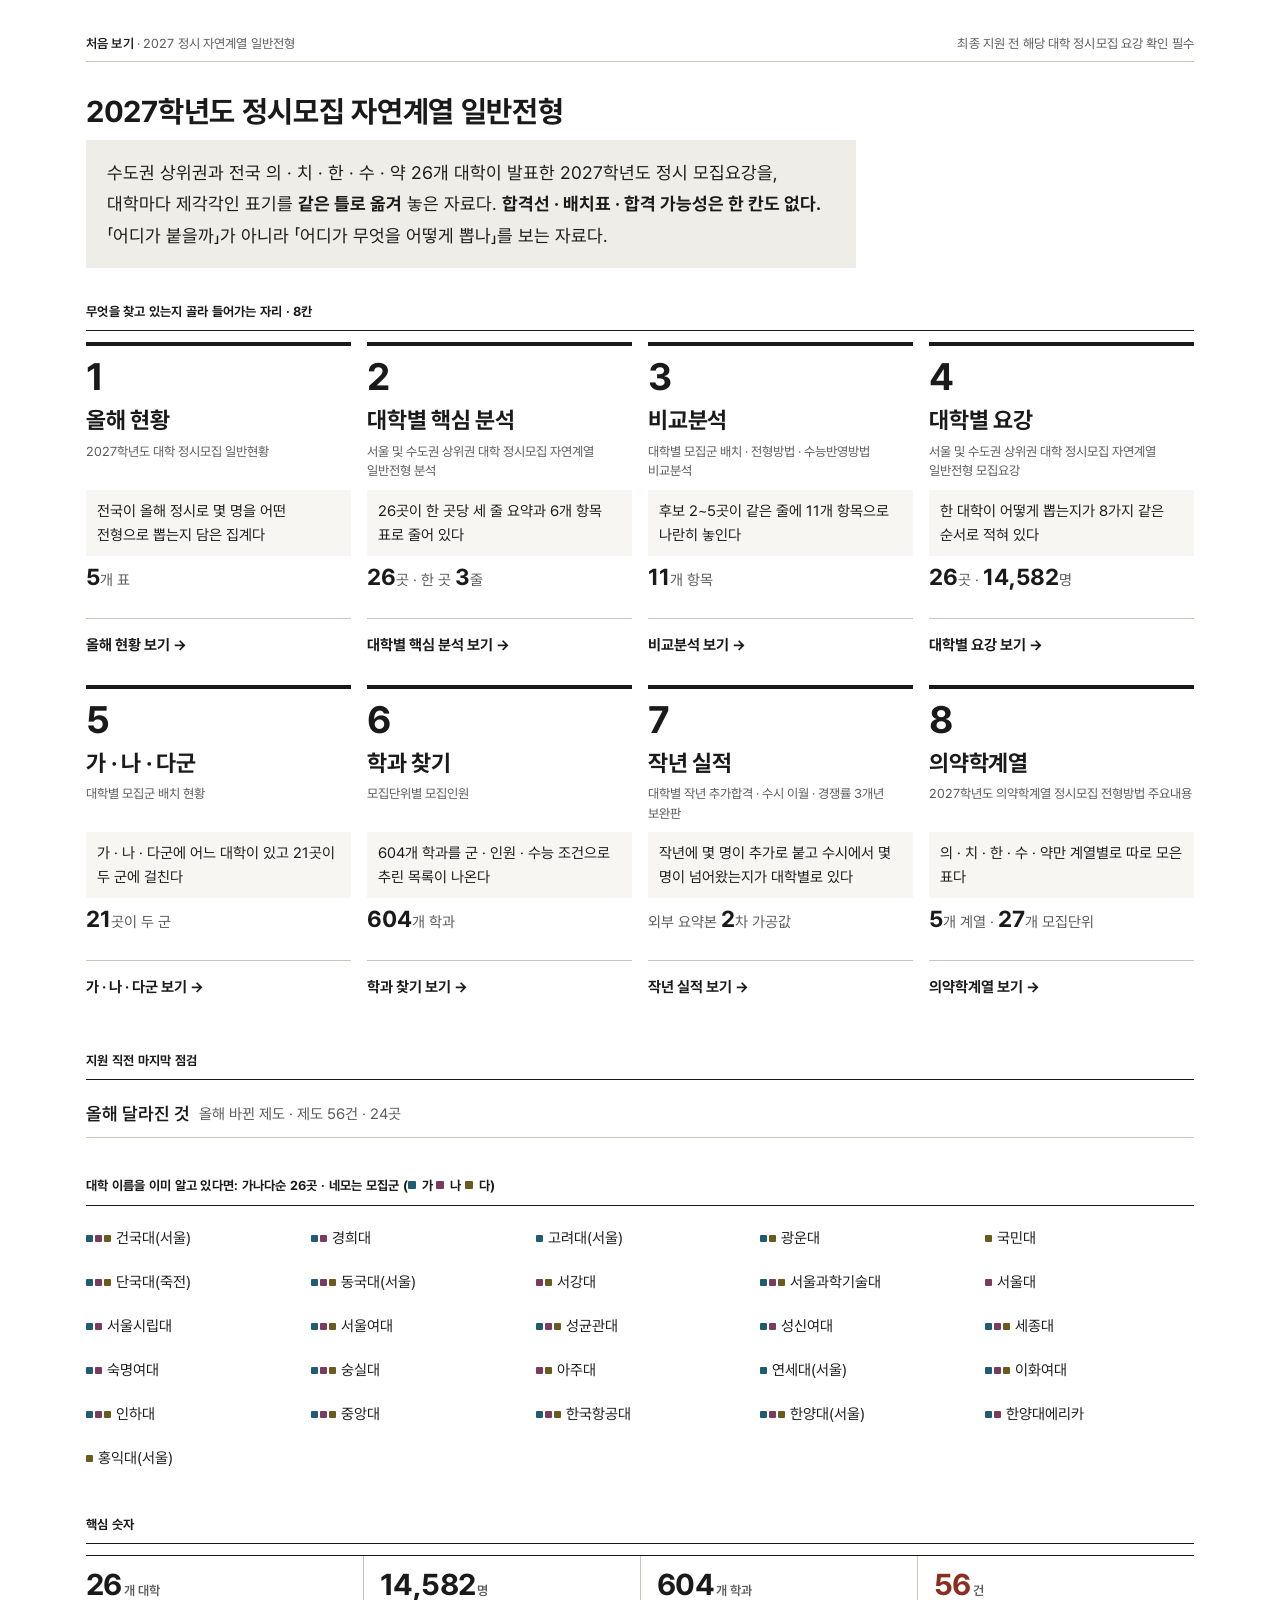
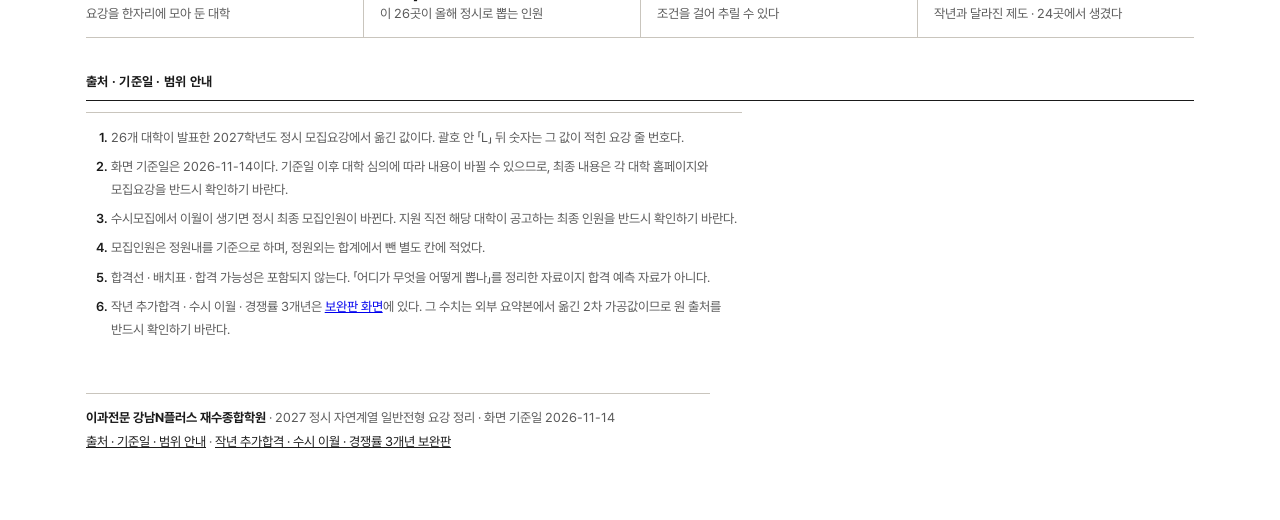
<file: index.html>
<!doctype html><html lang="ko"><head><meta charset="utf-8">
<meta name="viewport" content="width=device-width,initial-scale=1">
<title>처음 보기 · 2027 정시 자연계열 일반전형</title>
<meta name="description" content="2027학년도 정시모집 · 자연계열 일반전형 · SKY 등 수도권 상위권 + 전국 의·치·한·수·약 26개교 · 올해 현황 · 핵심 분석 · 비교분석 · 대학별 요강 · 가 나 다군 · 학과 찾기 · 작년 실적 · 의약학계열">
<meta name="robots" content="noindex,nofollow,noarchive">

<link rel="icon" href="data:image/svg+xml,<svg%20xmlns='http://www.w3.org/2000/svg'%20viewBox='0%200%2016%2016'><rect%20width='16'%20height='16'%20fill='%23F7F6F3'/><rect%20x='1'%20y='3'%20width='4'%20height='10'%20fill='%231F5D73'/><rect%20x='6'%20y='3'%20width='4'%20height='10'%20fill='%237A3B5E'/><rect%20x='11'%20y='3'%20width='4'%20height='10'%20fill='%236A5A1E'/></svg>">
<link rel="stylesheet" href="site.css">
</head><body>

<div class="wrap">
<div class="runhead"><span><b>처음 보기</b> · 2027 정시 자연계열 일반전형</span><span>최종 지원 전 해당 대학 정시모집 요강 확인 필수</span></div>
<h1>2027학년도 정시모집 자연계열 일반전형</h1>
<div class="callout">수도권 상위권과 전국 의 · 치 · 한 · 수 · 약 26개 대학이
발표한 2027학년도 정시 모집요강을, 대학마다 제각각인 표기를 <b>같은 틀로 옮겨</b> 놓은
자료다. <b>합격선 · 배치표 · 합격 가능성은 한 칸도 없다.</b> 「어디가 붙을까」가 아니라
「어디가 무엇을 어떻게 뽑나」를 보는 자료다.</div>
<div class="secthead">무엇을 찾고 있는지 골라 들어가는 자리 · 8칸</div>
<div class="cards"><a class="card" href="national/index.html"><span class="no"><b>1</b></span><span class="gn">올해 현황</span><span class="fm">2027학년도 대학 정시모집 일반현황</span><span class="wt">전국이 올해 정시로 몇 명을 어떤 전형으로 뽑는지 담은 집계다</span><span class="stat"><b>5</b>개 표</span><span class="go">올해 현황 보기 →</span></a><a class="card" href="analysis/index.html"><span class="no"><b>2</b></span><span class="gn">대학별 핵심 분석</span><span class="fm">서울 및 수도권 상위권 대학 정시모집 자연계열 일반전형 분석</span><span class="wt">26곳이 한 곳당 세 줄 요약과 6개 항목 표로 줄어 있다</span><span class="stat"><b>26</b>곳 · 한 곳 <b>3</b>줄</span><span class="go">대학별 핵심 분석 보기 →</span></a><a class="card" href="compare/index.html"><span class="no"><b>3</b></span><span class="gn">비교분석</span><span class="fm">대학별 모집군 배치 · 전형방법 · 수능반영방법 비교분석</span><span class="wt">후보 2~5곳이 같은 줄에 11개 항목으로 나란히 놓인다</span><span class="stat"><b>11</b>개 항목</span><span class="go">비교분석 보기 →</span></a><a class="card" href="univ/index.html"><span class="no"><b>4</b></span><span class="gn">대학별 요강</span><span class="fm">서울 및 수도권 상위권 대학 정시모집 자연계열 일반전형 모집요강</span><span class="wt">한 대학이 어떻게 뽑는지가 8가지 같은 순서로 적혀 있다</span><span class="stat"><b>26</b>곳 · <b>14,582</b>명</span><span class="go">대학별 요강 보기 →</span></a><a class="card" href="gun/index.html"><span class="no"><b>5</b></span><span class="gn">가 · 나 · 다군</span><span class="fm">대학별 모집군 배치 현황</span><span class="wt">가 · 나 · 다군에 어느 대학이 있고 21곳이 두 군에 걸친다</span><span class="stat"><b>21</b>곳이 두 군</span><span class="go">가 · 나 · 다군 보기 →</span></a><a class="card" href="units/index.html"><span class="no"><b>6</b></span><span class="gn">학과 찾기</span><span class="fm">모집단위별 모집인원</span><span class="wt">604개 학과를 군 · 인원 · 수능 조건으로 추린 목록이 나온다</span><span class="stat"><b>604</b>개 학과</span><span class="go">학과 찾기 보기 →</span></a><a class="card" href="plus/index.html"><span class="no"><b>7</b></span><span class="gn">작년 실적</span><span class="fm">대학별 작년 추가합격 · 수시 이월 · 경쟁률 3개년 보완판</span><span class="wt">작년에 몇 명이 추가로 붙고 수시에서 몇 명이 넘어왔는지가 대학별로 있다</span><span class="stat">외부 요약본 <b>2</b>차 가공값</span><span class="go">작년 실적 보기 →</span></a><a class="card" href="medical/index.html"><span class="no"><b>8</b></span><span class="gn">의약학계열</span><span class="fm">2027학년도 의약학계열 정시모집 전형방법 주요내용</span><span class="wt">의 · 치 · 한 · 수 · 약만 계열별로 따로 모은 표다</span><span class="stat"><b>5</b>개 계열 · <b>27</b>개 모집단위</span><span class="go">의약학계열 보기 →</span></a></div>
<div class="secthead">지원 직전 마지막 점검</div>
<div class="more"><a href="changes/index.html"><b>올해 달라진 것</b> <span>올해 바뀐 제도 · 제도 56건 · 24곳</span></a></div>
<div class="secthead">대학 이름을 이미 알고 있다면: 가나다순 26곳 ·
네모는 모집군 (<span class="chip c0"></span>가 <span class="chip c1"></span>나
<span class="chip c2"></span>다)</div>
<div class="grid26"><a href="univ/index.html#10-건국대_서울"><span class="pg"><span class="chip c0"></span><span class="chip c1"></span><span class="chip c2"></span></span>건국대(서울)</a><a href="univ/index.html#08-경희대"><span class="pg"><span class="chip c0"></span><span class="chip c1"></span></span>경희대</a><a href="univ/index.html#03-고려대_서울"><span class="pg"><span class="chip c0"></span></span>고려대(서울)</a><a href="univ/index.html#19-광운대"><span class="pg"><span class="chip c0"></span><span class="chip c2"></span></span>광운대</a><a href="univ/index.html#13-국민대"><span class="pg"><span class="chip c2"></span></span>국민대</a><a href="univ/index.html#22-단국대_죽전"><span class="pg"><span class="chip c0"></span><span class="chip c1"></span><span class="chip c2"></span></span>단국대(죽전)</a><a href="univ/index.html#11-동국대_서울"><span class="pg"><span class="chip c0"></span><span class="chip c1"></span><span class="chip c2"></span></span>동국대(서울)</a><a href="univ/index.html#06-서강대"><span class="pg"><span class="chip c1"></span><span class="chip c2"></span></span>서강대</a><a href="univ/index.html#17-서울과학기술대"><span class="pg"><span class="chip c0"></span><span class="chip c1"></span><span class="chip c2"></span></span>서울과학기술대</a><a href="univ/index.html#01-서울대"><span class="pg"><span class="chip c1"></span></span>서울대</a><a href="univ/index.html#09-서울시립대"><span class="pg"><span class="chip c0"></span><span class="chip c1"></span></span>서울시립대</a><a href="univ/index.html#26-서울여대"><span class="pg"><span class="chip c0"></span><span class="chip c1"></span><span class="chip c2"></span></span>서울여대</a><a href="univ/index.html#04-성균관대"><span class="pg"><span class="chip c0"></span><span class="chip c1"></span><span class="chip c2"></span></span>성균관대</a><a href="univ/index.html#25-성신여대"><span class="pg"><span class="chip c0"></span><span class="chip c1"></span></span>성신여대</a><a href="univ/index.html#18-세종대"><span class="pg"><span class="chip c0"></span><span class="chip c1"></span><span class="chip c2"></span></span>세종대</a><a href="univ/index.html#24-숙명여대"><span class="pg"><span class="chip c0"></span><span class="chip c1"></span></span>숙명여대</a><a href="univ/index.html#14-숭실대"><span class="pg"><span class="chip c0"></span><span class="chip c1"></span><span class="chip c2"></span></span>숭실대</a><a href="univ/index.html#16-아주대"><span class="pg"><span class="chip c1"></span><span class="chip c2"></span></span>아주대</a><a href="univ/index.html#02-연세대_서울"><span class="pg"><span class="chip c0"></span></span>연세대(서울)</a><a href="univ/index.html#23-이화여대"><span class="pg"><span class="chip c0"></span><span class="chip c1"></span><span class="chip c2"></span></span>이화여대</a><a href="univ/index.html#15-인하대"><span class="pg"><span class="chip c0"></span><span class="chip c1"></span><span class="chip c2"></span></span>인하대</a><a href="univ/index.html#07-중앙대"><span class="pg"><span class="chip c0"></span><span class="chip c1"></span><span class="chip c2"></span></span>중앙대</a><a href="univ/index.html#21-한국항공대"><span class="pg"><span class="chip c0"></span><span class="chip c1"></span><span class="chip c2"></span></span>한국항공대</a><a href="univ/index.html#05-한양대_서울"><span class="pg"><span class="chip c0"></span><span class="chip c1"></span><span class="chip c2"></span></span>한양대(서울)</a><a href="univ/index.html#20-한양대에리카"><span class="pg"><span class="chip c0"></span><span class="chip c1"></span></span>한양대에리카</a><a href="univ/index.html#12-홍익대_서울"><span class="pg"><span class="chip c2"></span></span>홍익대(서울)</a></div>
<div class="secthead gap">핵심 숫자</div>
<div class="kpi"><div><div class="n">26<em>개 대학</em></div><div class="k">요강을 한자리에 모아 둔 대학</div></div><div><div class="n">14,582<em>명</em></div><div class="k">이 26곳이 올해 정시로 뽑는 인원</div></div><div><div class="n">604<em>개 학과</em></div><div class="k">조건을 걸어 추릴 수 있다</div></div><div class="hot"><div class="n">56<em>건</em></div><div class="k">작년과 달라진 제도 · 24곳에서 생겼다</div></div></div>
<div class="secthead gap">출처 · 기준일 · 범위 안내</div>
<ol class="notice" id="notice"><li>26개 대학이 발표한 2027학년도 정시 모집요강에서 옮긴 값이다. 괄호 안 「L」 뒤 숫자는 그 값이 적힌 요강 줄 번호다.</li><li>화면 기준일은 2026-11-14이다. 기준일 이후 대학 심의에 따라 내용이 바뀔 수 있으므로, 최종 내용은 각 대학 홈페이지와 모집요강을 반드시 확인하기 바란다.</li><li>수시모집에서 이월이 생기면 정시 최종 모집인원이 바뀐다. 지원 직전 해당 대학이 공고하는 최종 인원을 반드시 확인하기 바란다.</li><li>모집인원은 정원내를 기준으로 하며, 정원외는 합계에서 뺀 별도 칸에 적었다.</li><li>합격선 · 배치표 · 합격 가능성은 포함되지 않는다. 「어디가 무엇을 어떻게 뽑나」를 정리한 자료이지 합격 예측 자료가 아니다.</li><li>작년 추가합격 · 수시 이월 · 경쟁률 3개년은 <a href="plus/index.html">보완판 화면</a>에 있다. 그 수치는 외부 요약본에서 옮긴 2차 가공값이므로 원 출처를 반드시 확인하기 바란다.</li></ol>

<footer class="foot"><p><b>이과전문 강남N플러스 재수종합학원</b> · 2027 정시 자연계열 일반전형 요강 정리 · 화면 기준일 2026-11-14</p><p><a href="index.html#notice">출처 · 기준일 · 범위 안내</a> · <a href="plus/index.html">작년 추가합격 · 수시 이월 · 경쟁률 3개년 보완판</a></p></footer>
</div></body></html>
</file>
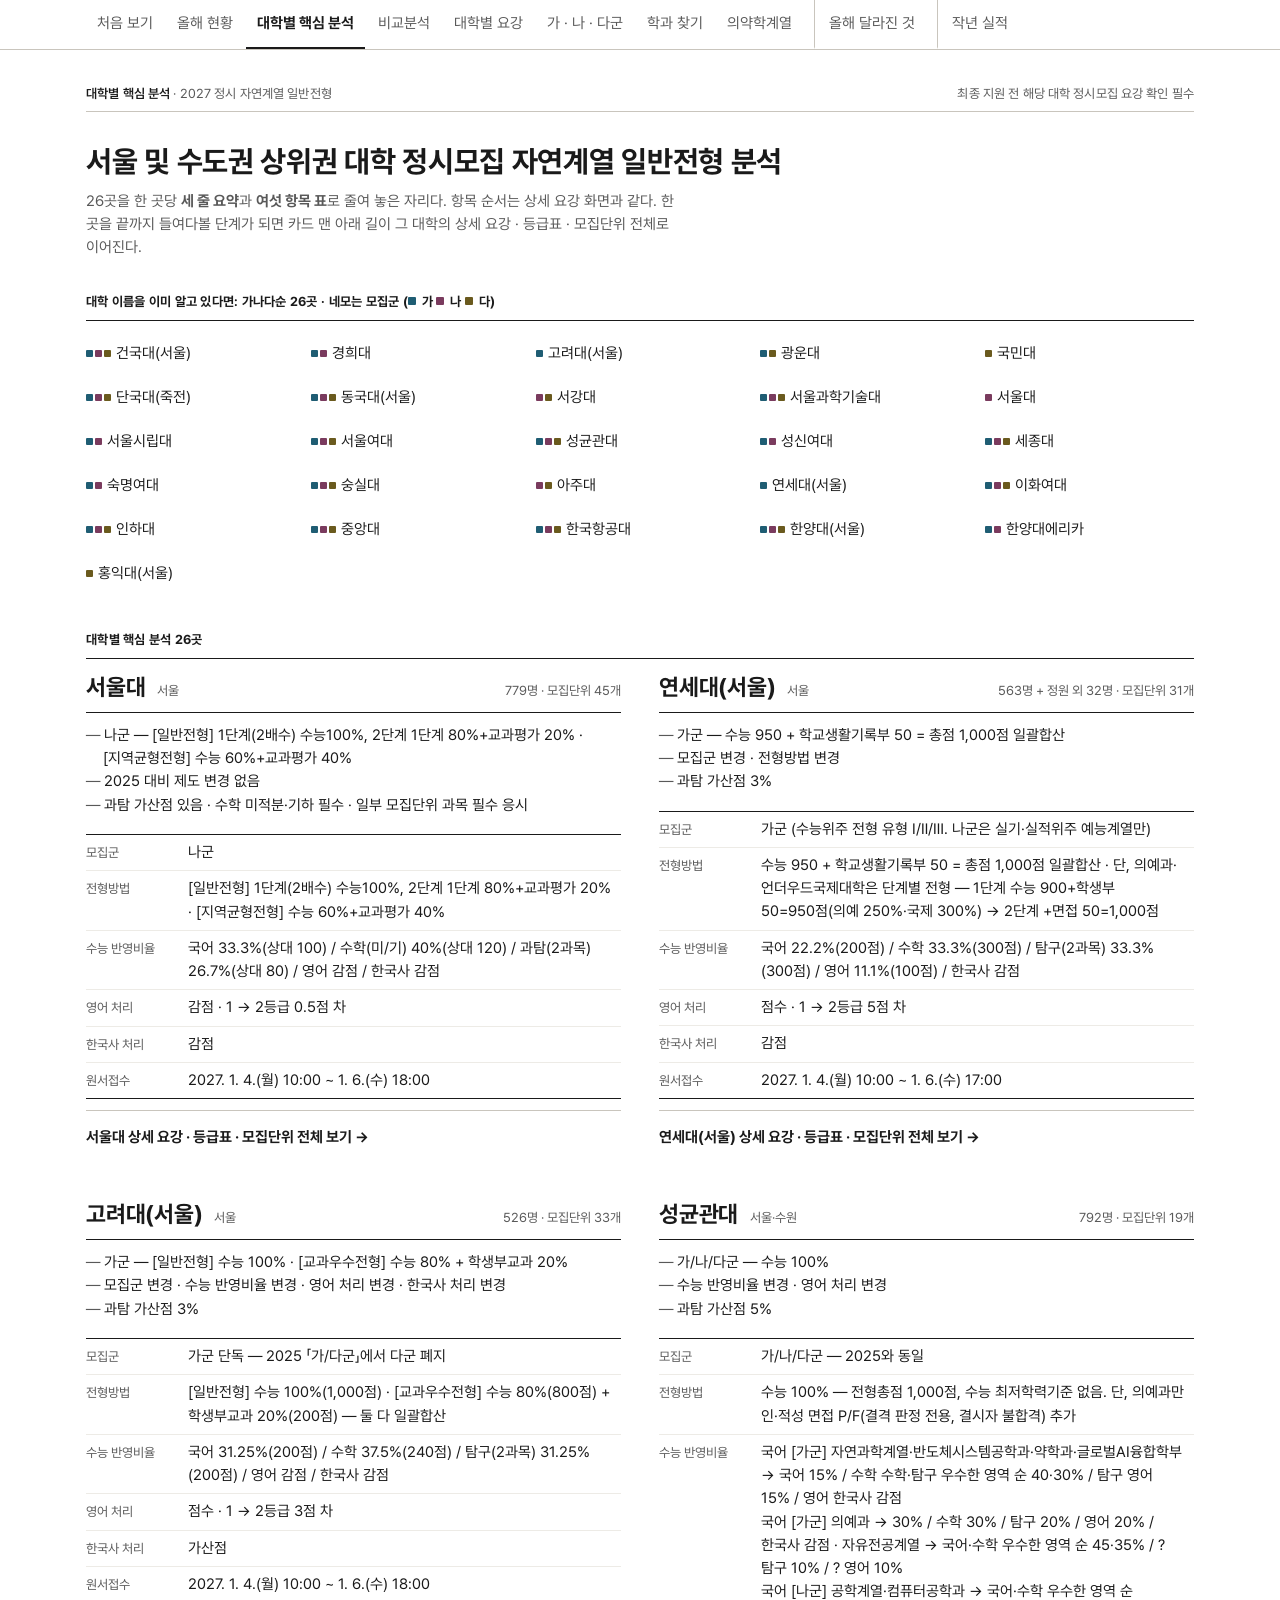
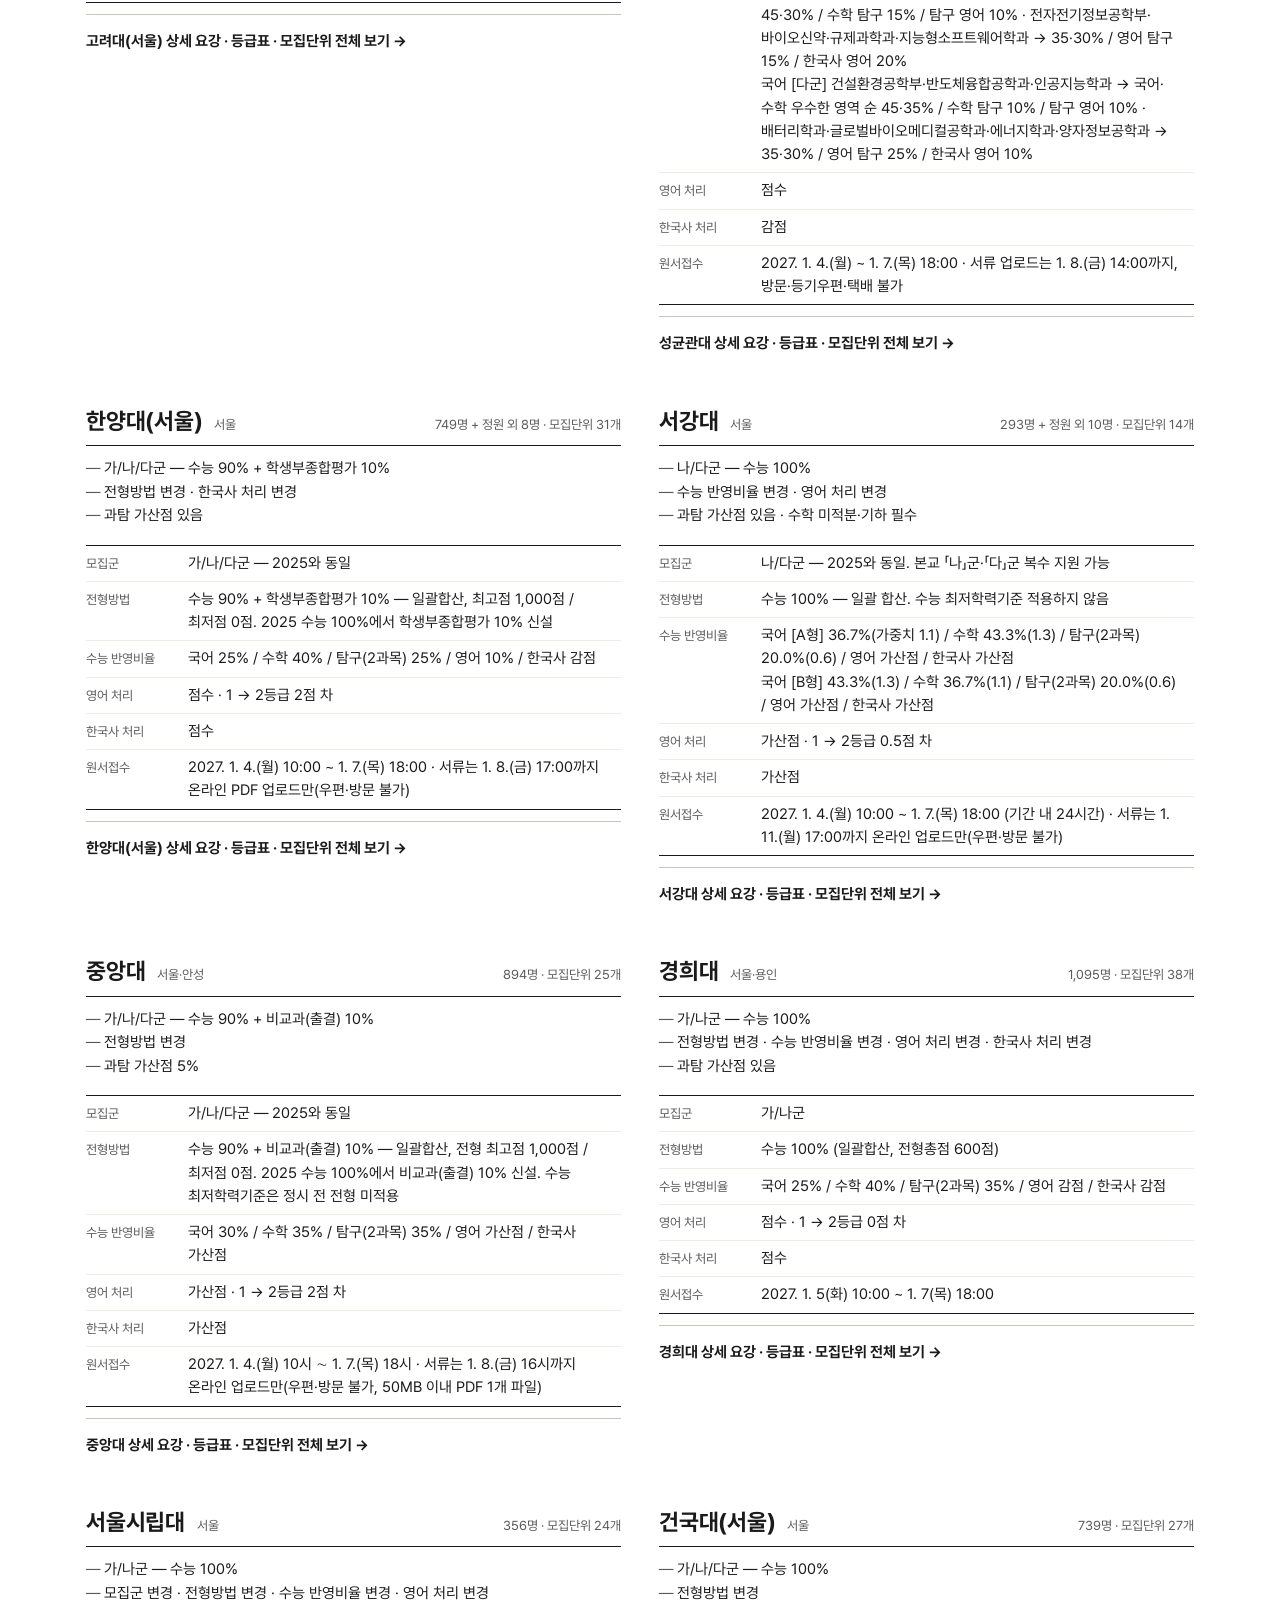
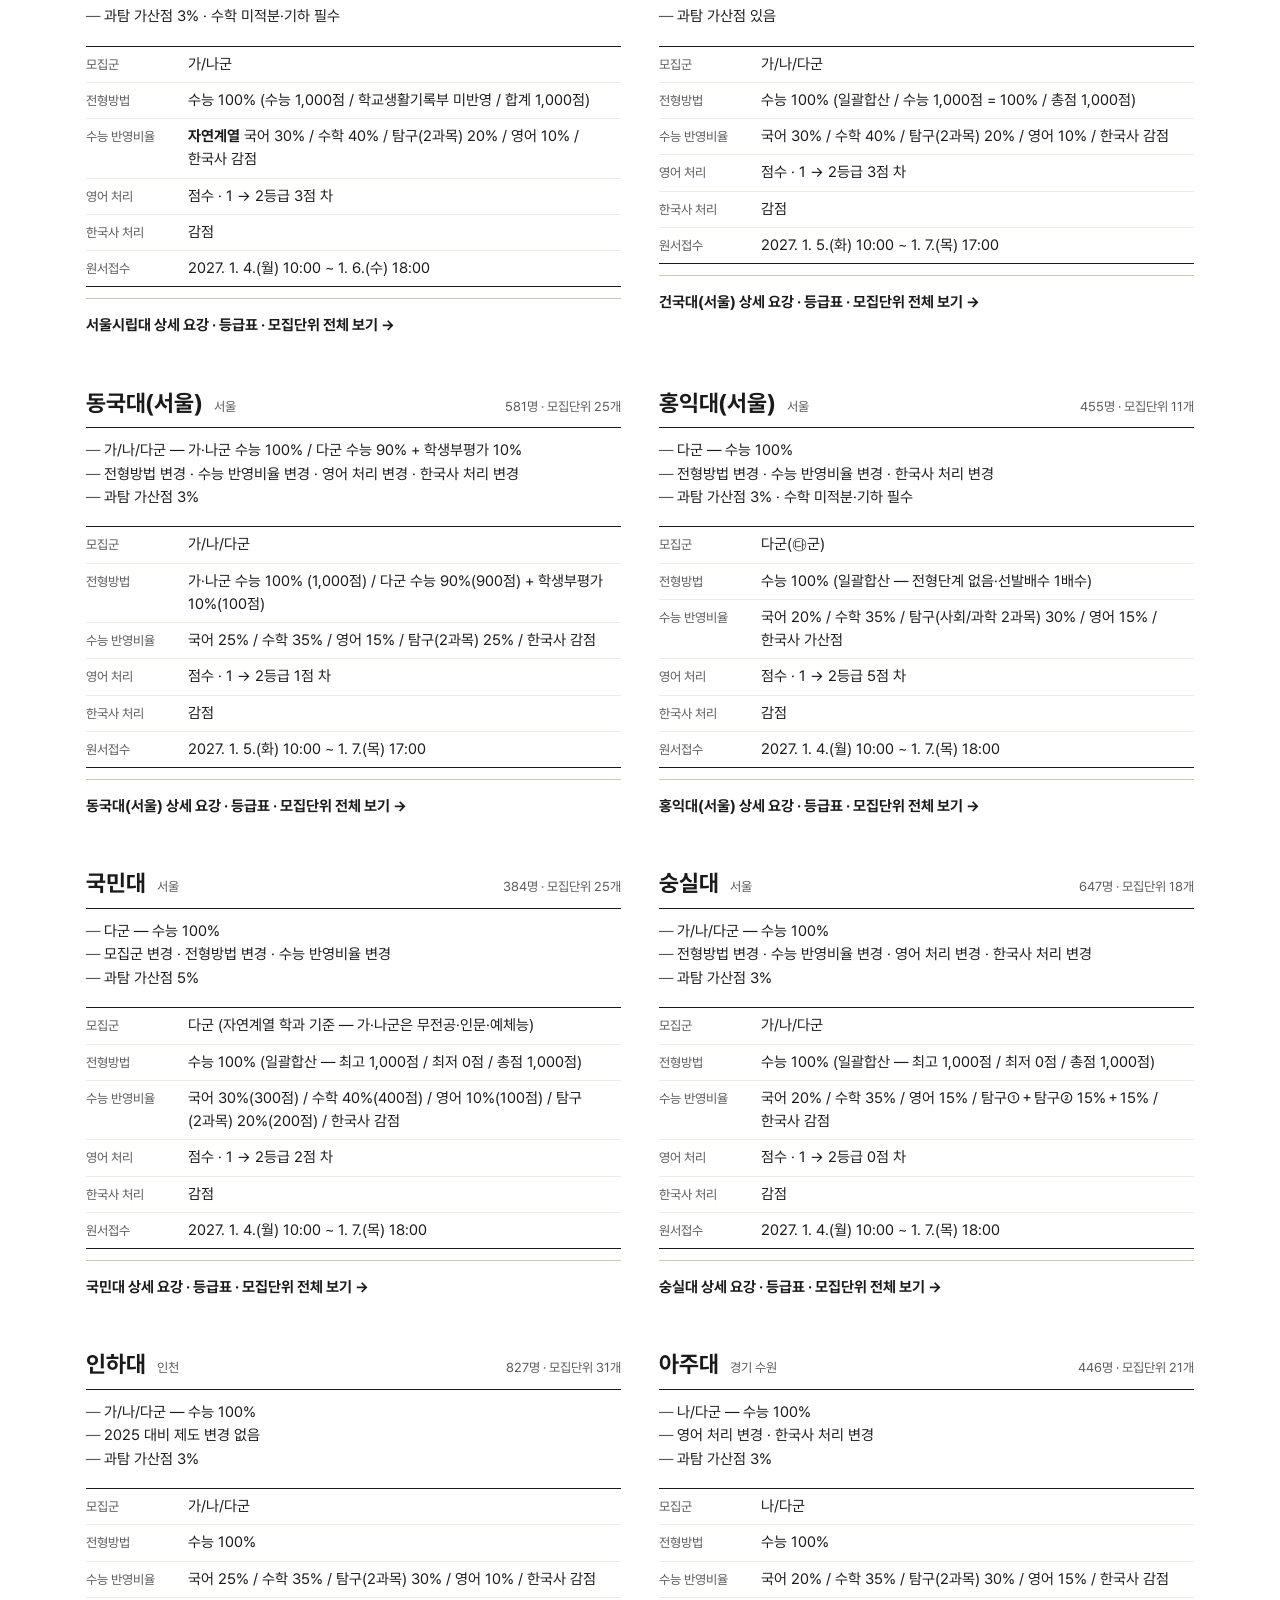
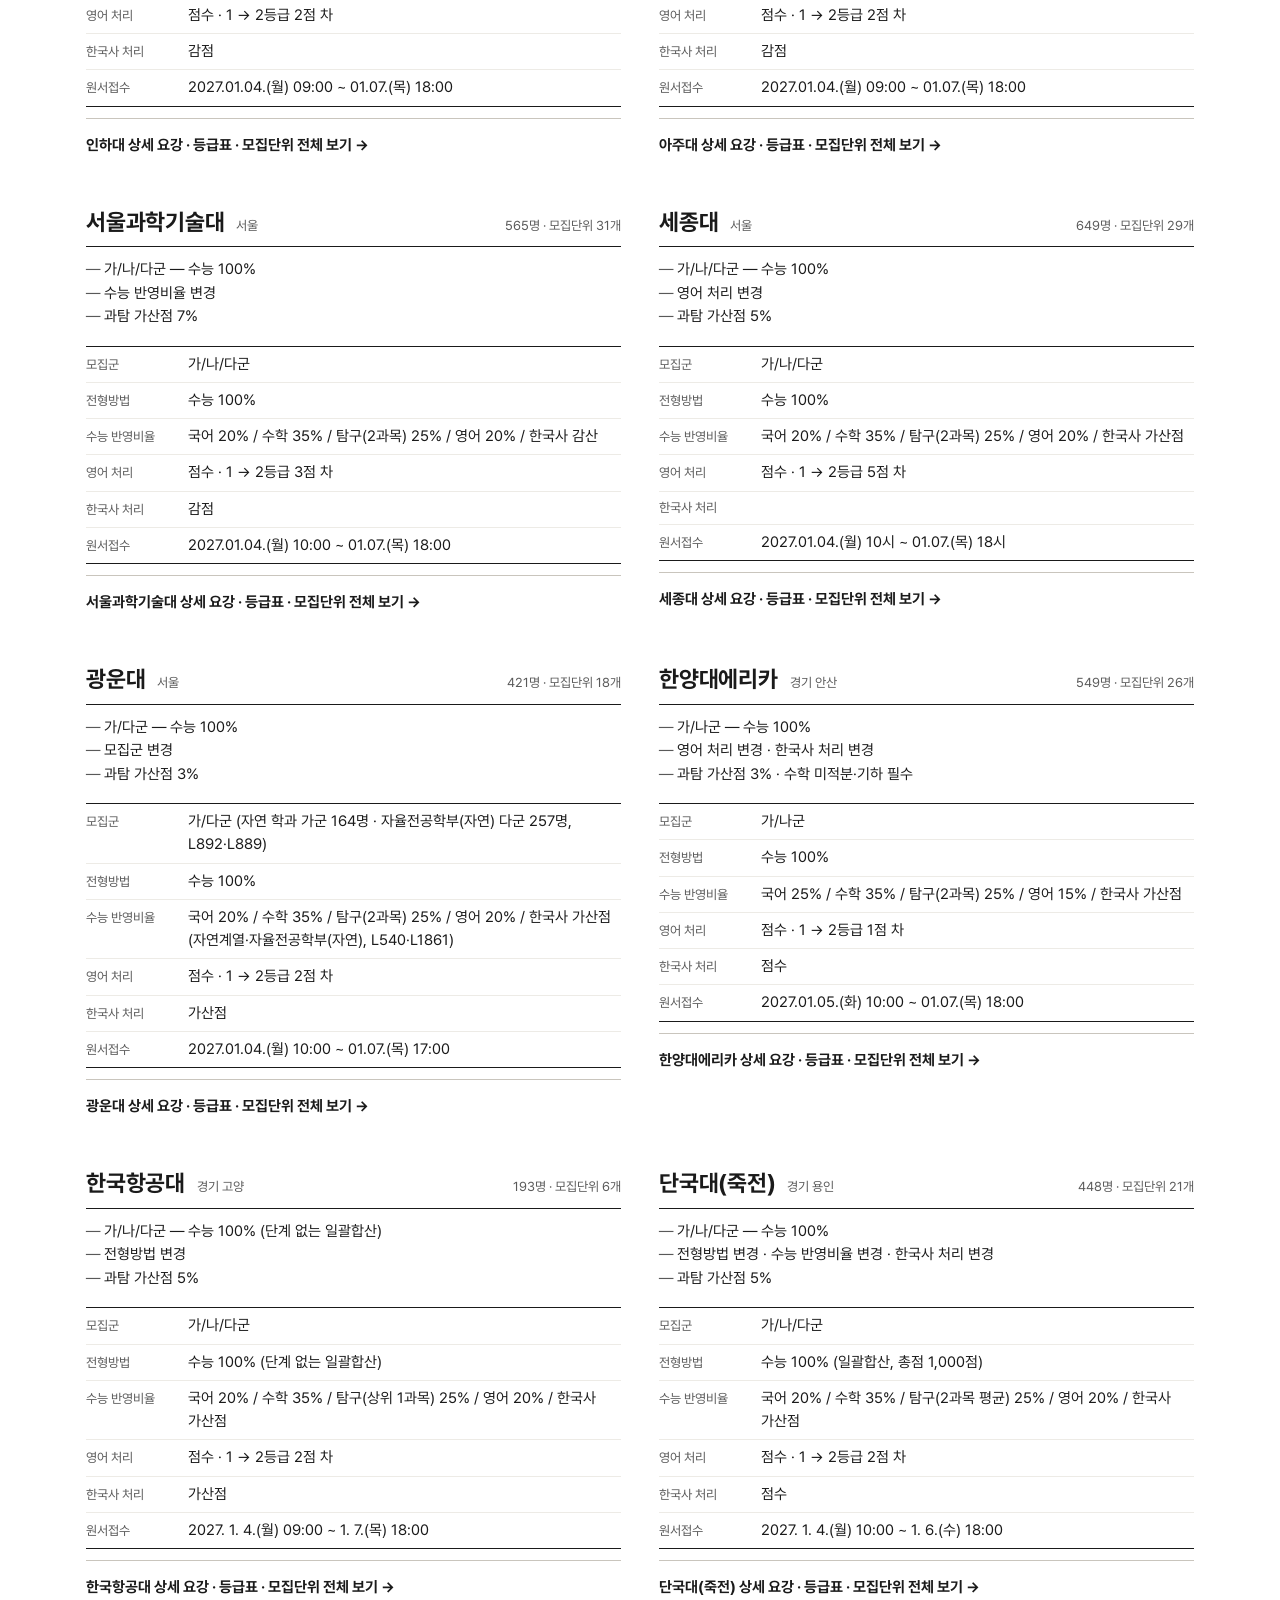
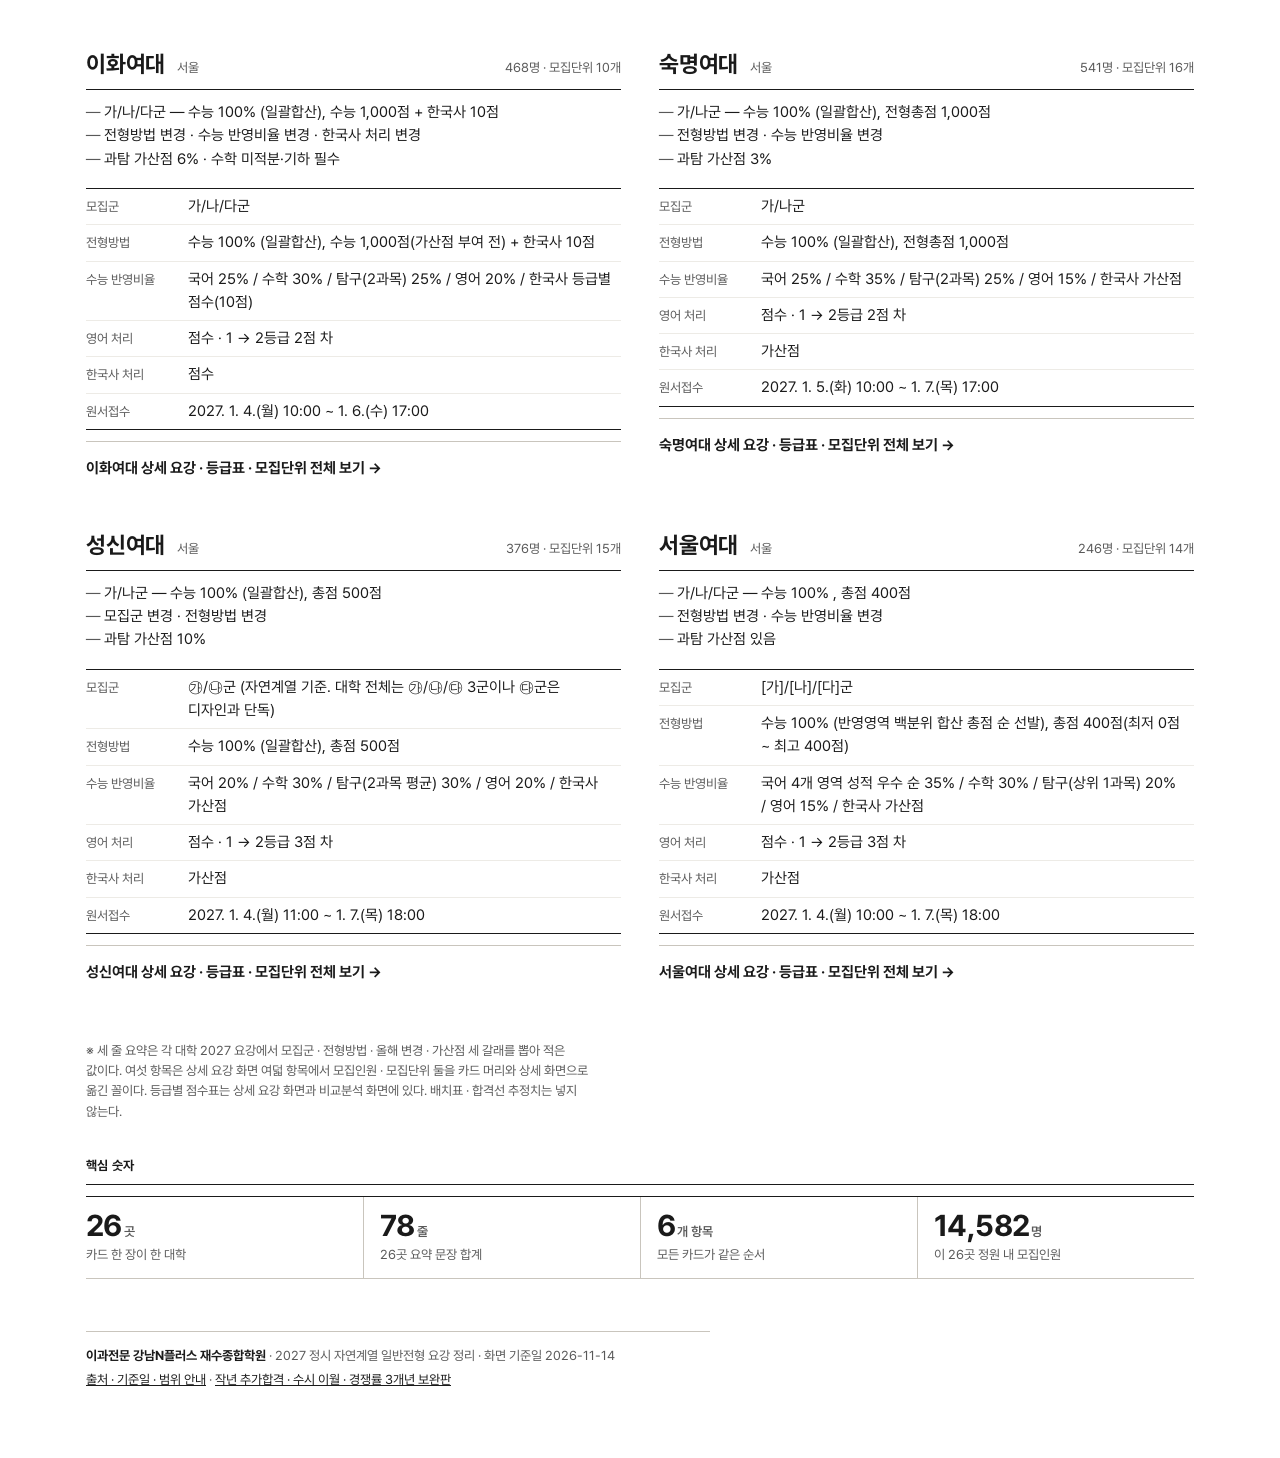
<file: analysis/index.html>
<!doctype html><html lang="ko"><head><meta charset="utf-8">
<meta name="viewport" content="width=device-width,initial-scale=1">
<title>대학별 핵심 분석 · 2027 정시 자연계열 일반전형</title>
<meta name="description" content="2027 정시 자연계열 일반전형 — 26개 대학 핵심 분석. 한 곳당 세 줄 요약과 여섯 항목">
<meta name="robots" content="noindex,nofollow,noarchive">

<link rel="icon" href="data:image/svg+xml,<svg%20xmlns='http://www.w3.org/2000/svg'%20viewBox='0%200%2016%2016'><rect%20width='16'%20height='16'%20fill='%23F7F6F3'/><rect%20x='1'%20y='3'%20width='4'%20height='10'%20fill='%231F5D73'/><rect%20x='6'%20y='3'%20width='4'%20height='10'%20fill='%237A3B5E'/><rect%20x='11'%20y='3'%20width='4'%20height='10'%20fill='%236A5A1E'/></svg>">
<link rel="stylesheet" href="../site.css">
</head><body>
<nav class="gnav"><div class="gnav-in"><a class="" href="../index.html">처음 보기</a><a class="" href="../national/index.html">올해 현황</a><span class="on">대학별 핵심 분석</span><a class="" href="../compare/index.html">비교분석</a><a class="" href="../univ/index.html">대학별 요강</a><a class="" href="../gun/index.html">가 · 나 · 다군</a><a class="" href="../units/index.html">학과 찾기</a><a class="" href="../medical/index.html">의약학계열</a><a class="sep" href="../changes/index.html">올해 달라진 것</a><a class="sep" href="../plus/index.html">작년 실적</a></div></nav>
<script>/* 내비가 어떤 이유로든 가로로 넘칠 때만(scrollWidth>clientWidth) 현재 칸을
가운데로 끌어온다. 좁은 화면에서는 두 줄로 접으므로 평소엔 아무 일도 하지 않는다.
칸이 더 늘어 한 줄에 안 들어가는 날의 안전장치로 남겨 둔다. 쪽 세로 위치는 건드리지
않으므로 scrollIntoView 는 쓰지 않는다. */
(function(){var g=document.querySelector('.gnav-in'),o=g&&g.querySelector('.on');
if(g&&o&&g.scrollWidth>g.clientWidth)
g.scrollLeft=o.offsetLeft-(g.clientWidth-o.offsetWidth)/2})();</script>
<div class="wrap">
<div class="runhead"><span><b>대학별 핵심 분석</b> · 2027 정시 자연계열 일반전형</span><span>최종 지원 전 해당 대학 정시모집 요강 확인 필수</span></div>
<h1>서울 및 수도권 상위권 대학 정시모집 자연계열 일반전형 분석</h1>
<p class="lede">26곳을 한 곳당 <b>세 줄 요약</b>과 <b>여섯 항목 표</b>로 줄여 놓은
자리다. 항목 순서는 상세 요강 화면과 같다. 한 곳을 끝까지 들여다볼 단계가 되면 카드
맨 아래 길이 그 대학의 상세 요강 · 등급표 · 모집단위 전체로 이어진다.</p>
<div class="secthead">대학 이름을 이미 알고 있다면: 가나다순 26곳 ·
네모는 모집군 (<span class="chip c0"></span>가 <span class="chip c1"></span>나
<span class="chip c2"></span>다)</div>
<div class="grid26"><a href="#10-건국대_서울"><span class="pg"><span class="chip c0"></span><span class="chip c1"></span><span class="chip c2"></span></span>건국대(서울)</a><a href="#08-경희대"><span class="pg"><span class="chip c0"></span><span class="chip c1"></span></span>경희대</a><a href="#03-고려대_서울"><span class="pg"><span class="chip c0"></span></span>고려대(서울)</a><a href="#19-광운대"><span class="pg"><span class="chip c0"></span><span class="chip c2"></span></span>광운대</a><a href="#13-국민대"><span class="pg"><span class="chip c2"></span></span>국민대</a><a href="#22-단국대_죽전"><span class="pg"><span class="chip c0"></span><span class="chip c1"></span><span class="chip c2"></span></span>단국대(죽전)</a><a href="#11-동국대_서울"><span class="pg"><span class="chip c0"></span><span class="chip c1"></span><span class="chip c2"></span></span>동국대(서울)</a><a href="#06-서강대"><span class="pg"><span class="chip c1"></span><span class="chip c2"></span></span>서강대</a><a href="#17-서울과학기술대"><span class="pg"><span class="chip c0"></span><span class="chip c1"></span><span class="chip c2"></span></span>서울과학기술대</a><a href="#01-서울대"><span class="pg"><span class="chip c1"></span></span>서울대</a><a href="#09-서울시립대"><span class="pg"><span class="chip c0"></span><span class="chip c1"></span></span>서울시립대</a><a href="#26-서울여대"><span class="pg"><span class="chip c0"></span><span class="chip c1"></span><span class="chip c2"></span></span>서울여대</a><a href="#04-성균관대"><span class="pg"><span class="chip c0"></span><span class="chip c1"></span><span class="chip c2"></span></span>성균관대</a><a href="#25-성신여대"><span class="pg"><span class="chip c0"></span><span class="chip c1"></span></span>성신여대</a><a href="#18-세종대"><span class="pg"><span class="chip c0"></span><span class="chip c1"></span><span class="chip c2"></span></span>세종대</a><a href="#24-숙명여대"><span class="pg"><span class="chip c0"></span><span class="chip c1"></span></span>숙명여대</a><a href="#14-숭실대"><span class="pg"><span class="chip c0"></span><span class="chip c1"></span><span class="chip c2"></span></span>숭실대</a><a href="#16-아주대"><span class="pg"><span class="chip c1"></span><span class="chip c2"></span></span>아주대</a><a href="#02-연세대_서울"><span class="pg"><span class="chip c0"></span></span>연세대(서울)</a><a href="#23-이화여대"><span class="pg"><span class="chip c0"></span><span class="chip c1"></span><span class="chip c2"></span></span>이화여대</a><a href="#15-인하대"><span class="pg"><span class="chip c0"></span><span class="chip c1"></span><span class="chip c2"></span></span>인하대</a><a href="#07-중앙대"><span class="pg"><span class="chip c0"></span><span class="chip c1"></span><span class="chip c2"></span></span>중앙대</a><a href="#21-한국항공대"><span class="pg"><span class="chip c0"></span><span class="chip c1"></span><span class="chip c2"></span></span>한국항공대</a><a href="#05-한양대_서울"><span class="pg"><span class="chip c0"></span><span class="chip c1"></span><span class="chip c2"></span></span>한양대(서울)</a><a href="#20-한양대에리카"><span class="pg"><span class="chip c0"></span><span class="chip c1"></span></span>한양대에리카</a><a href="#12-홍익대_서울"><span class="pg"><span class="chip c2"></span></span>홍익대(서울)</a></div>
<div class="secthead gap">대학별 핵심 분석 26곳</div>
<div class="acards"><section class="a-card" id="01-서울대">
<div class="u-head"><span class="u-name">서울대</span>
<span class="mini">서울</span>
<span class="u-meta">779명 ·
모집단위 45개</span></div>
<ul class="slots"><li>나군 — [일반전형] 1단계(2배수) 수능100%, 2단계 1단계 80%+교과평가 20% · [지역균형전형] 수능 60%+교과평가 40%</li><li>2025 대비 제도 변경 없음</li><li>과탐 가산점 있음 · 수학 미적분·기하 필수 · 일부 모집단위 과목 필수 응시</li></ul>
<div class="scroll"><table class="f8"><tbody><tr><td class="lab">모집군</td><td>나군</td></tr><tr><td class="lab">전형방법</td><td>[일반전형] 1단계(2배수) 수능100%, 2단계 1단계 80%+교과평가 20% · [지역균형전형] 수능 60%+교과평가 40%</td></tr><tr><td class="lab">수능 반영비율</td><td><div>국어 33.3%(상대 100) / 수학(미/기) 40%(상대 120) / 과탐(2과목) 26.7%(상대 80) / 영어 감점 / 한국사 감점</div></td></tr><tr><td class="lab">영어 처리</td><td>감점 · 1 → 2등급 0.5점 차</td></tr><tr><td class="lab">한국사 처리</td><td>감점</td></tr><tr><td class="lab">원서접수</td><td>2027. 1. 4.(월) 10:00 ~ 1. 6.(수) 18:00</td></tr></tbody></table></div>
<a class="go" href="../univ/index.html#01-서울대">서울대 상세 요강 · 등급표 ·
모집단위 전체 보기 →</a>
</section><section class="a-card" id="02-연세대_서울">
<div class="u-head"><span class="u-name">연세대(서울)</span>
<span class="mini">서울</span>
<span class="u-meta">563명 + 정원 외 32명 ·
모집단위 31개</span></div>
<ul class="slots"><li>가군 — 수능 950 + 학교생활기록부 50 = 총점 1,000점 일괄합산</li><li>모집군 변경 · 전형방법 변경</li><li>과탐 가산점 3%</li></ul>
<div class="scroll"><table class="f8"><tbody><tr><td class="lab">모집군</td><td>가군 (수능위주 전형 유형 Ⅰ/Ⅱ/Ⅲ. 나군은 실기·실적위주 예능계열만)</td></tr><tr><td class="lab">전형방법</td><td>수능 950 + 학교생활기록부 50 = 총점 1,000점 일괄합산 · 단, 의예과·언더우드국제대학은 단계별 전형 — 1단계 수능 900+학생부 50=950점(의예 250%·국제 300%) → 2단계 +면접 50=1,000점</td></tr><tr><td class="lab">수능 반영비율</td><td><div>국어 22.2%(200점) / 수학 33.3%(300점) / 탐구(2과목) 33.3%(300점) / 영어 11.1%(100점) / 한국사 감점</div></td></tr><tr><td class="lab">영어 처리</td><td>점수 · 1 → 2등급 5점 차</td></tr><tr><td class="lab">한국사 처리</td><td>감점</td></tr><tr><td class="lab">원서접수</td><td>2027. 1. 4.(월) 10:00 ~ 1. 6.(수) 17:00</td></tr></tbody></table></div>
<a class="go" href="../univ/index.html#02-연세대_서울">연세대(서울) 상세 요강 · 등급표 ·
모집단위 전체 보기 →</a>
</section><section class="a-card" id="03-고려대_서울">
<div class="u-head"><span class="u-name">고려대(서울)</span>
<span class="mini">서울</span>
<span class="u-meta">526명 ·
모집단위 33개</span></div>
<ul class="slots"><li>가군 — [일반전형] 수능 100% · [교과우수전형] 수능 80% + 학생부교과 20%</li><li>모집군 변경 · 수능 반영비율 변경 · 영어 처리 변경 · 한국사 처리 변경</li><li>과탐 가산점 3%</li></ul>
<div class="scroll"><table class="f8"><tbody><tr><td class="lab">모집군</td><td>가군 단독 — 2025 「가/다군」에서 다군 폐지</td></tr><tr><td class="lab">전형방법</td><td>[일반전형] 수능 100%(1,000점) · [교과우수전형] 수능 80%(800점) + 학생부교과 20%(200점) — 둘 다 일괄합산</td></tr><tr><td class="lab">수능 반영비율</td><td><div>국어 31.25%(200점) / 수학 37.5%(240점) / 탐구(2과목) 31.25%(200점) / 영어 감점 / 한국사 감점</div></td></tr><tr><td class="lab">영어 처리</td><td>점수 · 1 → 2등급 3점 차</td></tr><tr><td class="lab">한국사 처리</td><td>가산점</td></tr><tr><td class="lab">원서접수</td><td>2027. 1. 4.(월) 10:00 ~ 1. 6.(수) 18:00</td></tr></tbody></table></div>
<a class="go" href="../univ/index.html#03-고려대_서울">고려대(서울) 상세 요강 · 등급표 ·
모집단위 전체 보기 →</a>
</section><section class="a-card" id="04-성균관대">
<div class="u-head"><span class="u-name">성균관대</span>
<span class="mini">서울·수원</span>
<span class="u-meta">792명 ·
모집단위 19개</span></div>
<ul class="slots"><li>가/나/다군 — 수능 100%</li><li>수능 반영비율 변경 · 영어 처리 변경</li><li>과탐 가산점 5%</li></ul>
<div class="scroll"><table class="f8"><tbody><tr><td class="lab">모집군</td><td>가/나/다군 — 2025와 동일</td></tr><tr><td class="lab">전형방법</td><td>수능 100% — 전형총점 1,000점, 수능 최저학력기준 없음. 단, 의예과만 인·적성 면접 P/F(결격 판정 전용, 결시자 불합격) 추가</td></tr><tr><td class="lab">수능 반영비율</td><td><div>국어 [가군] 자연과학계열·반도체시스템공학과·약학과·글로벌AI융합학부 → 국어 15% / 수학 수학·탐구 우수한 영역 순 40·30% / 탐구 영어 15% / 영어 한국사 감점</div><div>국어 [가군] 의예과 → 30% / 수학 30% / 탐구 20% / 영어 20% / 한국사 감점 · 자유전공계열 → 국어·수학 우수한 영역 순 45·35% / ? 탐구 10% / ? 영어 10%</div><div>국어 [나군] 공학계열·컴퓨터공학과 → 국어·수학 우수한 영역 순 45·30% / 수학 탐구 15% / 탐구 영어 10% · 전자전기정보공학부·바이오신약·규제과학과·지능형소프트웨어학과 → 35·30% / 영어 탐구 15% / 한국사 영어 20%</div><div>국어 [다군] 건설환경공학부·반도체융합공학과·인공지능학과 → 국어·수학 우수한 영역 순 45·35% / 수학 탐구 10% / 탐구 영어 10% · 배터리학과·글로벌바이오메디컬공학과·에너지학과·양자정보공학과 → 35·30% / 영어 탐구 25% / 한국사 영어 10%</div></td></tr><tr><td class="lab">영어 처리</td><td>점수</td></tr><tr><td class="lab">한국사 처리</td><td>감점</td></tr><tr><td class="lab">원서접수</td><td>2027. 1. 4.(월) ~ 1. 7.(목) 18:00 · 서류 업로드는 1. 8.(금) 14:00까지, 방문·등기우편·택배 불가</td></tr></tbody></table></div>
<a class="go" href="../univ/index.html#04-성균관대">성균관대 상세 요강 · 등급표 ·
모집단위 전체 보기 →</a>
</section><section class="a-card" id="05-한양대_서울">
<div class="u-head"><span class="u-name">한양대(서울)</span>
<span class="mini">서울</span>
<span class="u-meta">749명 + 정원 외 8명 ·
모집단위 31개</span></div>
<ul class="slots"><li>가/나/다군 — 수능 90% + 학생부종합평가 10%</li><li>전형방법 변경 · 한국사 처리 변경</li><li>과탐 가산점 있음</li></ul>
<div class="scroll"><table class="f8"><tbody><tr><td class="lab">모집군</td><td>가/나/다군 — 2025와 동일</td></tr><tr><td class="lab">전형방법</td><td>수능 90% + 학생부종합평가 10% — 일괄합산, 최고점 1,000점 / 최저점 0점. 2025 수능 100%에서 학생부종합평가 10% 신설</td></tr><tr><td class="lab">수능 반영비율</td><td><div>국어 25% / 수학 40% / 탐구(2과목) 25% / 영어 10% / 한국사 감점</div></td></tr><tr><td class="lab">영어 처리</td><td>점수 · 1 → 2등급 2점 차</td></tr><tr><td class="lab">한국사 처리</td><td>점수</td></tr><tr><td class="lab">원서접수</td><td>2027. 1. 4.(월) 10:00 ~ 1. 7.(목) 18:00 · 서류는 1. 8.(금) 17:00까지 온라인 PDF 업로드만(우편·방문 불가)</td></tr></tbody></table></div>
<a class="go" href="../univ/index.html#05-한양대_서울">한양대(서울) 상세 요강 · 등급표 ·
모집단위 전체 보기 →</a>
</section><section class="a-card" id="06-서강대">
<div class="u-head"><span class="u-name">서강대</span>
<span class="mini">서울</span>
<span class="u-meta">293명 + 정원 외 10명 ·
모집단위 14개</span></div>
<ul class="slots"><li>나/다군 — 수능 100%</li><li>수능 반영비율 변경 · 영어 처리 변경</li><li>과탐 가산점 있음 · 수학 미적분·기하 필수</li></ul>
<div class="scroll"><table class="f8"><tbody><tr><td class="lab">모집군</td><td>나/다군 — 2025와 동일. 본교 「나」군·「다」군 복수 지원 가능</td></tr><tr><td class="lab">전형방법</td><td>수능 100% — 일괄 합산. 수능 최저학력기준 적용하지 않음</td></tr><tr><td class="lab">수능 반영비율</td><td><div>국어 [A형] 36.7%(가중치 1.1) / 수학 43.3%(1.3) / 탐구(2과목) 20.0%(0.6) / 영어 가산점 / 한국사 가산점</div><div>국어 [B형] 43.3%(1.3) / 수학 36.7%(1.1) / 탐구(2과목) 20.0%(0.6) / 영어 가산점 / 한국사 가산점</div></td></tr><tr><td class="lab">영어 처리</td><td>가산점 · 1 → 2등급 0.5점 차</td></tr><tr><td class="lab">한국사 처리</td><td>가산점</td></tr><tr><td class="lab">원서접수</td><td>2027. 1. 4.(월) 10:00 ~ 1. 7.(목) 18:00 (기간 내 24시간) · 서류는 1. 11.(월) 17:00까지 온라인 업로드만(우편·방문 불가)</td></tr></tbody></table></div>
<a class="go" href="../univ/index.html#06-서강대">서강대 상세 요강 · 등급표 ·
모집단위 전체 보기 →</a>
</section><section class="a-card" id="07-중앙대">
<div class="u-head"><span class="u-name">중앙대</span>
<span class="mini">서울·안성</span>
<span class="u-meta">894명 ·
모집단위 25개</span></div>
<ul class="slots"><li>가/나/다군 — 수능 90% + 비교과(출결) 10%</li><li>전형방법 변경</li><li>과탐 가산점 5%</li></ul>
<div class="scroll"><table class="f8"><tbody><tr><td class="lab">모집군</td><td>가/나/다군 — 2025와 동일</td></tr><tr><td class="lab">전형방법</td><td>수능 90% + 비교과(출결) 10% — 일괄합산, 전형 최고점 1,000점 / 최저점 0점. 2025 수능 100%에서 비교과(출결) 10% 신설. 수능 최저학력기준은 정시 전 전형 미적용</td></tr><tr><td class="lab">수능 반영비율</td><td><div>국어 30% / 수학 35% / 탐구(2과목) 35% / 영어 가산점 / 한국사 가산점</div></td></tr><tr><td class="lab">영어 처리</td><td>가산점 · 1 → 2등급 2점 차</td></tr><tr><td class="lab">한국사 처리</td><td>가산점</td></tr><tr><td class="lab">원서접수</td><td>2027. 1. 4.(월) 10시 ∼ 1. 7.(목) 18시 · 서류는 1. 8.(금) 16시까지 온라인 업로드만(우편·방문 불가, 50MB 이내 PDF 1개 파일)</td></tr></tbody></table></div>
<a class="go" href="../univ/index.html#07-중앙대">중앙대 상세 요강 · 등급표 ·
모집단위 전체 보기 →</a>
</section><section class="a-card" id="08-경희대">
<div class="u-head"><span class="u-name">경희대</span>
<span class="mini">서울·용인</span>
<span class="u-meta">1,095명 ·
모집단위 38개</span></div>
<ul class="slots"><li>가/나군 — 수능 100%</li><li>전형방법 변경 · 수능 반영비율 변경 · 영어 처리 변경 · 한국사 처리 변경</li><li>과탐 가산점 있음</li></ul>
<div class="scroll"><table class="f8"><tbody><tr><td class="lab">모집군</td><td>가/나군</td></tr><tr><td class="lab">전형방법</td><td>수능 100% (일괄합산, 전형총점 600점)</td></tr><tr><td class="lab">수능 반영비율</td><td><div>국어 25% / 수학 40% / 탐구(2과목) 35% / 영어 감점 / 한국사 감점</div></td></tr><tr><td class="lab">영어 처리</td><td>점수 · 1 → 2등급 0점 차</td></tr><tr><td class="lab">한국사 처리</td><td>점수</td></tr><tr><td class="lab">원서접수</td><td>2027. 1. 5(화) 10:00 ~ 1. 7(목) 18:00</td></tr></tbody></table></div>
<a class="go" href="../univ/index.html#08-경희대">경희대 상세 요강 · 등급표 ·
모집단위 전체 보기 →</a>
</section><section class="a-card" id="09-서울시립대">
<div class="u-head"><span class="u-name">서울시립대</span>
<span class="mini">서울</span>
<span class="u-meta">356명 ·
모집단위 24개</span></div>
<ul class="slots"><li>가/나군 — 수능 100%</li><li>모집군 변경 · 전형방법 변경 · 수능 반영비율 변경 · 영어 처리 변경</li><li>과탐 가산점 3% · 수학 미적분·기하 필수</li></ul>
<div class="scroll"><table class="f8"><tbody><tr><td class="lab">모집군</td><td>가/나군</td></tr><tr><td class="lab">전형방법</td><td>수능 100% (수능 1,000점 / 학교생활기록부 미반영 / 합계 1,000점)</td></tr><tr><td class="lab">수능 반영비율</td><td><div><b>자연계열</b> 국어 30% / 수학 40% / 탐구(2과목) 20% / 영어 10% / 한국사 감점</div></td></tr><tr><td class="lab">영어 처리</td><td>점수 · 1 → 2등급 3점 차</td></tr><tr><td class="lab">한국사 처리</td><td>감점</td></tr><tr><td class="lab">원서접수</td><td>2027. 1. 4.(월) 10:00 ~ 1. 6.(수) 18:00</td></tr></tbody></table></div>
<a class="go" href="../univ/index.html#09-서울시립대">서울시립대 상세 요강 · 등급표 ·
모집단위 전체 보기 →</a>
</section><section class="a-card" id="10-건국대_서울">
<div class="u-head"><span class="u-name">건국대(서울)</span>
<span class="mini">서울</span>
<span class="u-meta">739명 ·
모집단위 27개</span></div>
<ul class="slots"><li>가/나/다군 — 수능 100%</li><li>전형방법 변경</li><li>과탐 가산점 있음</li></ul>
<div class="scroll"><table class="f8"><tbody><tr><td class="lab">모집군</td><td>가/나/다군</td></tr><tr><td class="lab">전형방법</td><td>수능 100% (일괄합산 / 수능 1,000점 = 100% / 총점 1,000점)</td></tr><tr><td class="lab">수능 반영비율</td><td><div>국어 30% / 수학 40% / 탐구(2과목) 20% / 영어 10% / 한국사 감점</div></td></tr><tr><td class="lab">영어 처리</td><td>점수 · 1 → 2등급 3점 차</td></tr><tr><td class="lab">한국사 처리</td><td>감점</td></tr><tr><td class="lab">원서접수</td><td>2027. 1. 5.(화) 10:00 ~ 1. 7.(목) 17:00</td></tr></tbody></table></div>
<a class="go" href="../univ/index.html#10-건국대_서울">건국대(서울) 상세 요강 · 등급표 ·
모집단위 전체 보기 →</a>
</section><section class="a-card" id="11-동국대_서울">
<div class="u-head"><span class="u-name">동국대(서울)</span>
<span class="mini">서울</span>
<span class="u-meta">581명 ·
모집단위 25개</span></div>
<ul class="slots"><li>가/나/다군 — 가·나군 수능 100% / 다군 수능 90% + 학생부평가 10%</li><li>전형방법 변경 · 수능 반영비율 변경 · 영어 처리 변경 · 한국사 처리 변경</li><li>과탐 가산점 3%</li></ul>
<div class="scroll"><table class="f8"><tbody><tr><td class="lab">모집군</td><td>가/나/다군</td></tr><tr><td class="lab">전형방법</td><td>가·나군 수능 100% (1,000점) / 다군 수능 90%(900점) + 학생부평가 10%(100점)</td></tr><tr><td class="lab">수능 반영비율</td><td><div>국어 25% / 수학 35% / 영어 15% / 탐구(2과목) 25% / 한국사 감점</div></td></tr><tr><td class="lab">영어 처리</td><td>점수 · 1 → 2등급 1점 차</td></tr><tr><td class="lab">한국사 처리</td><td>감점</td></tr><tr><td class="lab">원서접수</td><td>2027. 1. 5.(화) 10:00 ~ 1. 7.(목) 17:00</td></tr></tbody></table></div>
<a class="go" href="../univ/index.html#11-동국대_서울">동국대(서울) 상세 요강 · 등급표 ·
모집단위 전체 보기 →</a>
</section><section class="a-card" id="12-홍익대_서울">
<div class="u-head"><span class="u-name">홍익대(서울)</span>
<span class="mini">서울</span>
<span class="u-meta">455명 ·
모집단위 11개</span></div>
<ul class="slots"><li>다군 — 수능 100%</li><li>전형방법 변경 · 수능 반영비율 변경 · 한국사 처리 변경</li><li>과탐 가산점 3% · 수학 미적분·기하 필수</li></ul>
<div class="scroll"><table class="f8"><tbody><tr><td class="lab">모집군</td><td>다군(㉰군)</td></tr><tr><td class="lab">전형방법</td><td>수능 100% (일괄합산 — 전형단계 없음·선발배수 1배수)</td></tr><tr><td class="lab">수능 반영비율</td><td><div>국어 20% / 수학 35% / 탐구(사회/과학 2과목) 30% / 영어 15% / 한국사 가산점</div></td></tr><tr><td class="lab">영어 처리</td><td>점수 · 1 → 2등급 5점 차</td></tr><tr><td class="lab">한국사 처리</td><td>감점</td></tr><tr><td class="lab">원서접수</td><td>2027. 1. 4.(월) 10:00 ~ 1. 7.(목) 18:00</td></tr></tbody></table></div>
<a class="go" href="../univ/index.html#12-홍익대_서울">홍익대(서울) 상세 요강 · 등급표 ·
모집단위 전체 보기 →</a>
</section><section class="a-card" id="13-국민대">
<div class="u-head"><span class="u-name">국민대</span>
<span class="mini">서울</span>
<span class="u-meta">384명 ·
모집단위 25개</span></div>
<ul class="slots"><li>다군 — 수능 100%</li><li>모집군 변경 · 전형방법 변경 · 수능 반영비율 변경</li><li>과탐 가산점 5%</li></ul>
<div class="scroll"><table class="f8"><tbody><tr><td class="lab">모집군</td><td>다군 (자연계열 학과 기준 — 가·나군은 무전공·인문·예체능)</td></tr><tr><td class="lab">전형방법</td><td>수능 100% (일괄합산 — 최고 1,000점 / 최저 0점 / 총점 1,000점)</td></tr><tr><td class="lab">수능 반영비율</td><td><div>국어 30%(300점) / 수학 40%(400점) / 영어 10%(100점) / 탐구(2과목) 20%(200점) / 한국사 감점</div></td></tr><tr><td class="lab">영어 처리</td><td>점수 · 1 → 2등급 2점 차</td></tr><tr><td class="lab">한국사 처리</td><td>감점</td></tr><tr><td class="lab">원서접수</td><td>2027. 1. 4.(월) 10:00 ~ 1. 7.(목) 18:00</td></tr></tbody></table></div>
<a class="go" href="../univ/index.html#13-국민대">국민대 상세 요강 · 등급표 ·
모집단위 전체 보기 →</a>
</section><section class="a-card" id="14-숭실대">
<div class="u-head"><span class="u-name">숭실대</span>
<span class="mini">서울</span>
<span class="u-meta">647명 ·
모집단위 18개</span></div>
<ul class="slots"><li>가/나/다군 — 수능 100%</li><li>전형방법 변경 · 수능 반영비율 변경 · 영어 처리 변경 · 한국사 처리 변경</li><li>과탐 가산점 3%</li></ul>
<div class="scroll"><table class="f8"><tbody><tr><td class="lab">모집군</td><td>가/나/다군</td></tr><tr><td class="lab">전형방법</td><td>수능 100% (일괄합산 — 최고 1,000점 / 최저 0점 / 총점 1,000점)</td></tr><tr><td class="lab">수능 반영비율</td><td><div>국어 20% / 수학 35% / 영어 15% / 탐구①＋탐구② 15%＋15% / 한국사 감점</div></td></tr><tr><td class="lab">영어 처리</td><td>점수 · 1 → 2등급 0점 차</td></tr><tr><td class="lab">한국사 처리</td><td>감점</td></tr><tr><td class="lab">원서접수</td><td>2027. 1. 4.(월) 10:00 ~ 1. 7.(목) 18:00</td></tr></tbody></table></div>
<a class="go" href="../univ/index.html#14-숭실대">숭실대 상세 요강 · 등급표 ·
모집단위 전체 보기 →</a>
</section><section class="a-card" id="15-인하대">
<div class="u-head"><span class="u-name">인하대</span>
<span class="mini">인천</span>
<span class="u-meta">827명 ·
모집단위 31개</span></div>
<ul class="slots"><li>가/나/다군 — 수능 100%</li><li>2025 대비 제도 변경 없음</li><li>과탐 가산점 3%</li></ul>
<div class="scroll"><table class="f8"><tbody><tr><td class="lab">모집군</td><td>가/나/다군</td></tr><tr><td class="lab">전형방법</td><td>수능 100%</td></tr><tr><td class="lab">수능 반영비율</td><td><div>국어 25% / 수학 35% / 탐구(2과목) 30% / 영어 10% / 한국사 감점</div></td></tr><tr><td class="lab">영어 처리</td><td>점수 · 1 → 2등급 2점 차</td></tr><tr><td class="lab">한국사 처리</td><td>감점</td></tr><tr><td class="lab">원서접수</td><td>2027.01.04.(월) 09:00 ~ 01.07.(목) 18:00</td></tr></tbody></table></div>
<a class="go" href="../univ/index.html#15-인하대">인하대 상세 요강 · 등급표 ·
모집단위 전체 보기 →</a>
</section><section class="a-card" id="16-아주대">
<div class="u-head"><span class="u-name">아주대</span>
<span class="mini">경기 수원</span>
<span class="u-meta">446명 ·
모집단위 21개</span></div>
<ul class="slots"><li>나/다군 — 수능 100%</li><li>영어 처리 변경 · 한국사 처리 변경</li><li>과탐 가산점 3%</li></ul>
<div class="scroll"><table class="f8"><tbody><tr><td class="lab">모집군</td><td>나/다군</td></tr><tr><td class="lab">전형방법</td><td>수능 100%</td></tr><tr><td class="lab">수능 반영비율</td><td><div>국어 20% / 수학 35% / 탐구(2과목) 30% / 영어 15% / 한국사 감점</div></td></tr><tr><td class="lab">영어 처리</td><td>점수 · 1 → 2등급 2점 차</td></tr><tr><td class="lab">한국사 처리</td><td>감점</td></tr><tr><td class="lab">원서접수</td><td>2027.01.04.(월) 09:00 ~ 01.07.(목) 18:00</td></tr></tbody></table></div>
<a class="go" href="../univ/index.html#16-아주대">아주대 상세 요강 · 등급표 ·
모집단위 전체 보기 →</a>
</section><section class="a-card" id="17-서울과학기술대">
<div class="u-head"><span class="u-name">서울과학기술대</span>
<span class="mini">서울</span>
<span class="u-meta">565명 ·
모집단위 31개</span></div>
<ul class="slots"><li>가/나/다군 — 수능 100%</li><li>수능 반영비율 변경</li><li>과탐 가산점 7%</li></ul>
<div class="scroll"><table class="f8"><tbody><tr><td class="lab">모집군</td><td>가/나/다군</td></tr><tr><td class="lab">전형방법</td><td>수능 100%</td></tr><tr><td class="lab">수능 반영비율</td><td><div>국어 20% / 수학 35% / 탐구(2과목) 25% / 영어 20% / 한국사 감산</div></td></tr><tr><td class="lab">영어 처리</td><td>점수 · 1 → 2등급 3점 차</td></tr><tr><td class="lab">한국사 처리</td><td>감점</td></tr><tr><td class="lab">원서접수</td><td>2027.01.04.(월) 10:00 ~ 01.07.(목) 18:00</td></tr></tbody></table></div>
<a class="go" href="../univ/index.html#17-서울과학기술대">서울과학기술대 상세 요강 · 등급표 ·
모집단위 전체 보기 →</a>
</section><section class="a-card" id="18-세종대">
<div class="u-head"><span class="u-name">세종대</span>
<span class="mini">서울</span>
<span class="u-meta">649명 ·
모집단위 29개</span></div>
<ul class="slots"><li>가/나/다군 — 수능 100%</li><li>영어 처리 변경</li><li>과탐 가산점 5%</li></ul>
<div class="scroll"><table class="f8"><tbody><tr><td class="lab">모집군</td><td>가/나/다군</td></tr><tr><td class="lab">전형방법</td><td>수능 100%</td></tr><tr><td class="lab">수능 반영비율</td><td><div>국어 20% / 수학 35% / 탐구(2과목) 25% / 영어 20% / 한국사 가산점</div></td></tr><tr><td class="lab">영어 처리</td><td>점수 · 1 → 2등급 5점 차</td></tr><tr><td class="lab">한국사 처리</td><td></td></tr><tr><td class="lab">원서접수</td><td>2027.01.04.(월) 10시 ~ 01.07.(목) 18시</td></tr></tbody></table></div>
<a class="go" href="../univ/index.html#18-세종대">세종대 상세 요강 · 등급표 ·
모집단위 전체 보기 →</a>
</section><section class="a-card" id="19-광운대">
<div class="u-head"><span class="u-name">광운대</span>
<span class="mini">서울</span>
<span class="u-meta">421명 ·
모집단위 18개</span></div>
<ul class="slots"><li>가/다군 — 수능 100%</li><li>모집군 변경</li><li>과탐 가산점 3%</li></ul>
<div class="scroll"><table class="f8"><tbody><tr><td class="lab">모집군</td><td>가/다군 (자연 학과 가군 164명 · 자율전공학부(자연) 다군 257명, L892·L889)</td></tr><tr><td class="lab">전형방법</td><td>수능 100%</td></tr><tr><td class="lab">수능 반영비율</td><td><div>국어 20% / 수학 35% / 탐구(2과목) 25% / 영어 20% / 한국사 가산점 (자연계열·자율전공학부(자연), L540·L1861)</div></td></tr><tr><td class="lab">영어 처리</td><td>점수 · 1 → 2등급 2점 차</td></tr><tr><td class="lab">한국사 처리</td><td>가산점</td></tr><tr><td class="lab">원서접수</td><td>2027.01.04.(월) 10:00 ~ 01.07.(목) 17:00</td></tr></tbody></table></div>
<a class="go" href="../univ/index.html#19-광운대">광운대 상세 요강 · 등급표 ·
모집단위 전체 보기 →</a>
</section><section class="a-card" id="20-한양대에리카">
<div class="u-head"><span class="u-name">한양대에리카</span>
<span class="mini">경기 안산</span>
<span class="u-meta">549명 ·
모집단위 26개</span></div>
<ul class="slots"><li>가/나군 — 수능 100%</li><li>영어 처리 변경 · 한국사 처리 변경</li><li>과탐 가산점 3% · 수학 미적분·기하 필수</li></ul>
<div class="scroll"><table class="f8"><tbody><tr><td class="lab">모집군</td><td>가/나군</td></tr><tr><td class="lab">전형방법</td><td>수능 100%</td></tr><tr><td class="lab">수능 반영비율</td><td><div>국어 25% / 수학 35% / 탐구(2과목) 25% / 영어 15% / 한국사 가산점</div></td></tr><tr><td class="lab">영어 처리</td><td>점수 · 1 → 2등급 1점 차</td></tr><tr><td class="lab">한국사 처리</td><td>점수</td></tr><tr><td class="lab">원서접수</td><td>2027.01.05.(화) 10:00 ~ 01.07.(목) 18:00</td></tr></tbody></table></div>
<a class="go" href="../univ/index.html#20-한양대에리카">한양대에리카 상세 요강 · 등급표 ·
모집단위 전체 보기 →</a>
</section><section class="a-card" id="21-한국항공대">
<div class="u-head"><span class="u-name">한국항공대</span>
<span class="mini">경기 고양</span>
<span class="u-meta">193명 ·
모집단위 6개</span></div>
<ul class="slots"><li>가/나/다군 — 수능 100% (단계 없는 일괄합산)</li><li>전형방법 변경</li><li>과탐 가산점 5%</li></ul>
<div class="scroll"><table class="f8"><tbody><tr><td class="lab">모집군</td><td>가/나/다군</td></tr><tr><td class="lab">전형방법</td><td>수능 100% (단계 없는 일괄합산)</td></tr><tr><td class="lab">수능 반영비율</td><td><div>국어 20% / 수학 35% / 탐구(상위 1과목) 25% / 영어 20% / 한국사 가산점</div></td></tr><tr><td class="lab">영어 처리</td><td>점수 · 1 → 2등급 2점 차</td></tr><tr><td class="lab">한국사 처리</td><td>가산점</td></tr><tr><td class="lab">원서접수</td><td>2027. 1. 4.(월) 09:00 ~ 1. 7.(목) 18:00</td></tr></tbody></table></div>
<a class="go" href="../univ/index.html#21-한국항공대">한국항공대 상세 요강 · 등급표 ·
모집단위 전체 보기 →</a>
</section><section class="a-card" id="22-단국대_죽전">
<div class="u-head"><span class="u-name">단국대(죽전)</span>
<span class="mini">경기 용인</span>
<span class="u-meta">448명 ·
모집단위 21개</span></div>
<ul class="slots"><li>가/나/다군 — 수능 100%</li><li>전형방법 변경 · 수능 반영비율 변경 · 한국사 처리 변경</li><li>과탐 가산점 5%</li></ul>
<div class="scroll"><table class="f8"><tbody><tr><td class="lab">모집군</td><td>가/나/다군</td></tr><tr><td class="lab">전형방법</td><td>수능 100% (일괄합산, 총점 1,000점)</td></tr><tr><td class="lab">수능 반영비율</td><td><div>국어 20% / 수학 35% / 탐구(2과목 평균) 25% / 영어 20% / 한국사 가산점</div></td></tr><tr><td class="lab">영어 처리</td><td>점수 · 1 → 2등급 2점 차</td></tr><tr><td class="lab">한국사 처리</td><td>점수</td></tr><tr><td class="lab">원서접수</td><td>2027. 1. 4.(월) 10:00 ~ 1. 6.(수) 18:00</td></tr></tbody></table></div>
<a class="go" href="../univ/index.html#22-단국대_죽전">단국대(죽전) 상세 요강 · 등급표 ·
모집단위 전체 보기 →</a>
</section><section class="a-card" id="23-이화여대">
<div class="u-head"><span class="u-name">이화여대</span>
<span class="mini">서울</span>
<span class="u-meta">468명 ·
모집단위 10개</span></div>
<ul class="slots"><li>가/나/다군 — 수능 100% (일괄합산), 수능 1,000점 + 한국사 10점</li><li>전형방법 변경 · 수능 반영비율 변경 · 한국사 처리 변경</li><li>과탐 가산점 6% · 수학 미적분·기하 필수</li></ul>
<div class="scroll"><table class="f8"><tbody><tr><td class="lab">모집군</td><td>가/나/다군</td></tr><tr><td class="lab">전형방법</td><td>수능 100% (일괄합산), 수능 1,000점(가산점 부여 전) + 한국사 10점</td></tr><tr><td class="lab">수능 반영비율</td><td><div>국어 25% / 수학 30% / 탐구(2과목) 25% / 영어 20% / 한국사 등급별 점수(10점)</div></td></tr><tr><td class="lab">영어 처리</td><td>점수 · 1 → 2등급 2점 차</td></tr><tr><td class="lab">한국사 처리</td><td>점수</td></tr><tr><td class="lab">원서접수</td><td>2027. 1. 4.(월) 10:00 ~ 1. 6.(수) 17:00</td></tr></tbody></table></div>
<a class="go" href="../univ/index.html#23-이화여대">이화여대 상세 요강 · 등급표 ·
모집단위 전체 보기 →</a>
</section><section class="a-card" id="24-숙명여대">
<div class="u-head"><span class="u-name">숙명여대</span>
<span class="mini">서울</span>
<span class="u-meta">541명 ·
모집단위 16개</span></div>
<ul class="slots"><li>가/나군 — 수능 100% (일괄합산), 전형총점 1,000점</li><li>전형방법 변경 · 수능 반영비율 변경</li><li>과탐 가산점 3%</li></ul>
<div class="scroll"><table class="f8"><tbody><tr><td class="lab">모집군</td><td>가/나군</td></tr><tr><td class="lab">전형방법</td><td>수능 100% (일괄합산), 전형총점 1,000점</td></tr><tr><td class="lab">수능 반영비율</td><td><div>국어 25% / 수학 35% / 탐구(2과목) 25% / 영어 15% / 한국사 가산점</div></td></tr><tr><td class="lab">영어 처리</td><td>점수 · 1 → 2등급 2점 차</td></tr><tr><td class="lab">한국사 처리</td><td>가산점</td></tr><tr><td class="lab">원서접수</td><td>2027. 1. 5.(화) 10:00 ~ 1. 7.(목) 17:00</td></tr></tbody></table></div>
<a class="go" href="../univ/index.html#24-숙명여대">숙명여대 상세 요강 · 등급표 ·
모집단위 전체 보기 →</a>
</section><section class="a-card" id="25-성신여대">
<div class="u-head"><span class="u-name">성신여대</span>
<span class="mini">서울</span>
<span class="u-meta">376명 ·
모집단위 15개</span></div>
<ul class="slots"><li>가/나군 — 수능 100% (일괄합산), 총점 500점</li><li>모집군 변경 · 전형방법 변경</li><li>과탐 가산점 10%</li></ul>
<div class="scroll"><table class="f8"><tbody><tr><td class="lab">모집군</td><td>㉮/㉯군 (자연계열 기준. 대학 전체는 ㉮/㉯/㉰ 3군이나 ㉰군은 디자인과 단독)</td></tr><tr><td class="lab">전형방법</td><td>수능 100% (일괄합산), 총점 500점</td></tr><tr><td class="lab">수능 반영비율</td><td><div>국어 20% / 수학 30% / 탐구(2과목 평균) 30% / 영어 20% / 한국사 가산점</div></td></tr><tr><td class="lab">영어 처리</td><td>점수 · 1 → 2등급 3점 차</td></tr><tr><td class="lab">한국사 처리</td><td>가산점</td></tr><tr><td class="lab">원서접수</td><td>2027. 1. 4.(월) 11:00 ~ 1. 7.(목) 18:00</td></tr></tbody></table></div>
<a class="go" href="../univ/index.html#25-성신여대">성신여대 상세 요강 · 등급표 ·
모집단위 전체 보기 →</a>
</section><section class="a-card" id="26-서울여대">
<div class="u-head"><span class="u-name">서울여대</span>
<span class="mini">서울</span>
<span class="u-meta">246명 ·
모집단위 14개</span></div>
<ul class="slots"><li>가/나/다군 — 수능 100% , 총점 400점</li><li>전형방법 변경 · 수능 반영비율 변경</li><li>과탐 가산점 있음</li></ul>
<div class="scroll"><table class="f8"><tbody><tr><td class="lab">모집군</td><td>[가]/[나]/[다]군</td></tr><tr><td class="lab">전형방법</td><td>수능 100% (반영영역 백분위 합산 총점 순 선발), 총점 400점(최저 0점 ~ 최고 400점)</td></tr><tr><td class="lab">수능 반영비율</td><td><div>국어 4개 영역 성적 우수 순 35% / 수학 30% / 탐구(상위 1과목) 20% / 영어 15% / 한국사 가산점</div></td></tr><tr><td class="lab">영어 처리</td><td>점수 · 1 → 2등급 3점 차</td></tr><tr><td class="lab">한국사 처리</td><td>가산점</td></tr><tr><td class="lab">원서접수</td><td>2027. 1. 4.(월) 10:00 ~ 1. 7.(목) 18:00</td></tr></tbody></table></div>
<a class="go" href="../univ/index.html#26-서울여대">서울여대 상세 요강 · 등급표 ·
모집단위 전체 보기 →</a>
</section></div>
<p class="note">※ 세 줄 요약은 각 대학 2027 요강에서 모집군 · 전형방법 · 올해 변경 ·
가산점 세 갈래를 뽑아 적은 값이다. 여섯 항목은 상세 요강 화면 여덟 항목에서 모집인원 ·
모집단위 둘을 카드 머리와 상세 화면으로 옮긴 꼴이다. 등급별 점수표는 상세 요강 화면과
비교분석 화면에 있다. 배치표 · 합격선 추정치는 넣지 않는다.</p>

<div class="secthead gap">핵심 숫자</div>
<div class="kpi"><div><div class="n">26<em>곳</em></div><div class="k">카드 한 장이 한 대학</div></div><div><div class="n">78<em>줄</em></div><div class="k">26곳 요약 문장 합계</div></div><div><div class="n">6<em>개 항목</em></div><div class="k">모든 카드가 같은 순서</div></div><div><div class="n">14,582<em>명</em></div><div class="k">이 26곳 정원 내 모집인원</div></div></div>
<footer class="foot"><p><b>이과전문 강남N플러스 재수종합학원</b> · 2027 정시 자연계열 일반전형 요강 정리 · 화면 기준일 2026-11-14</p><p><a href="../index.html#notice">출처 · 기준일 · 범위 안내</a> · <a href="../plus/index.html">작년 추가합격 · 수시 이월 · 경쟁률 3개년 보완판</a></p></footer>
</div></body></html>
</file>
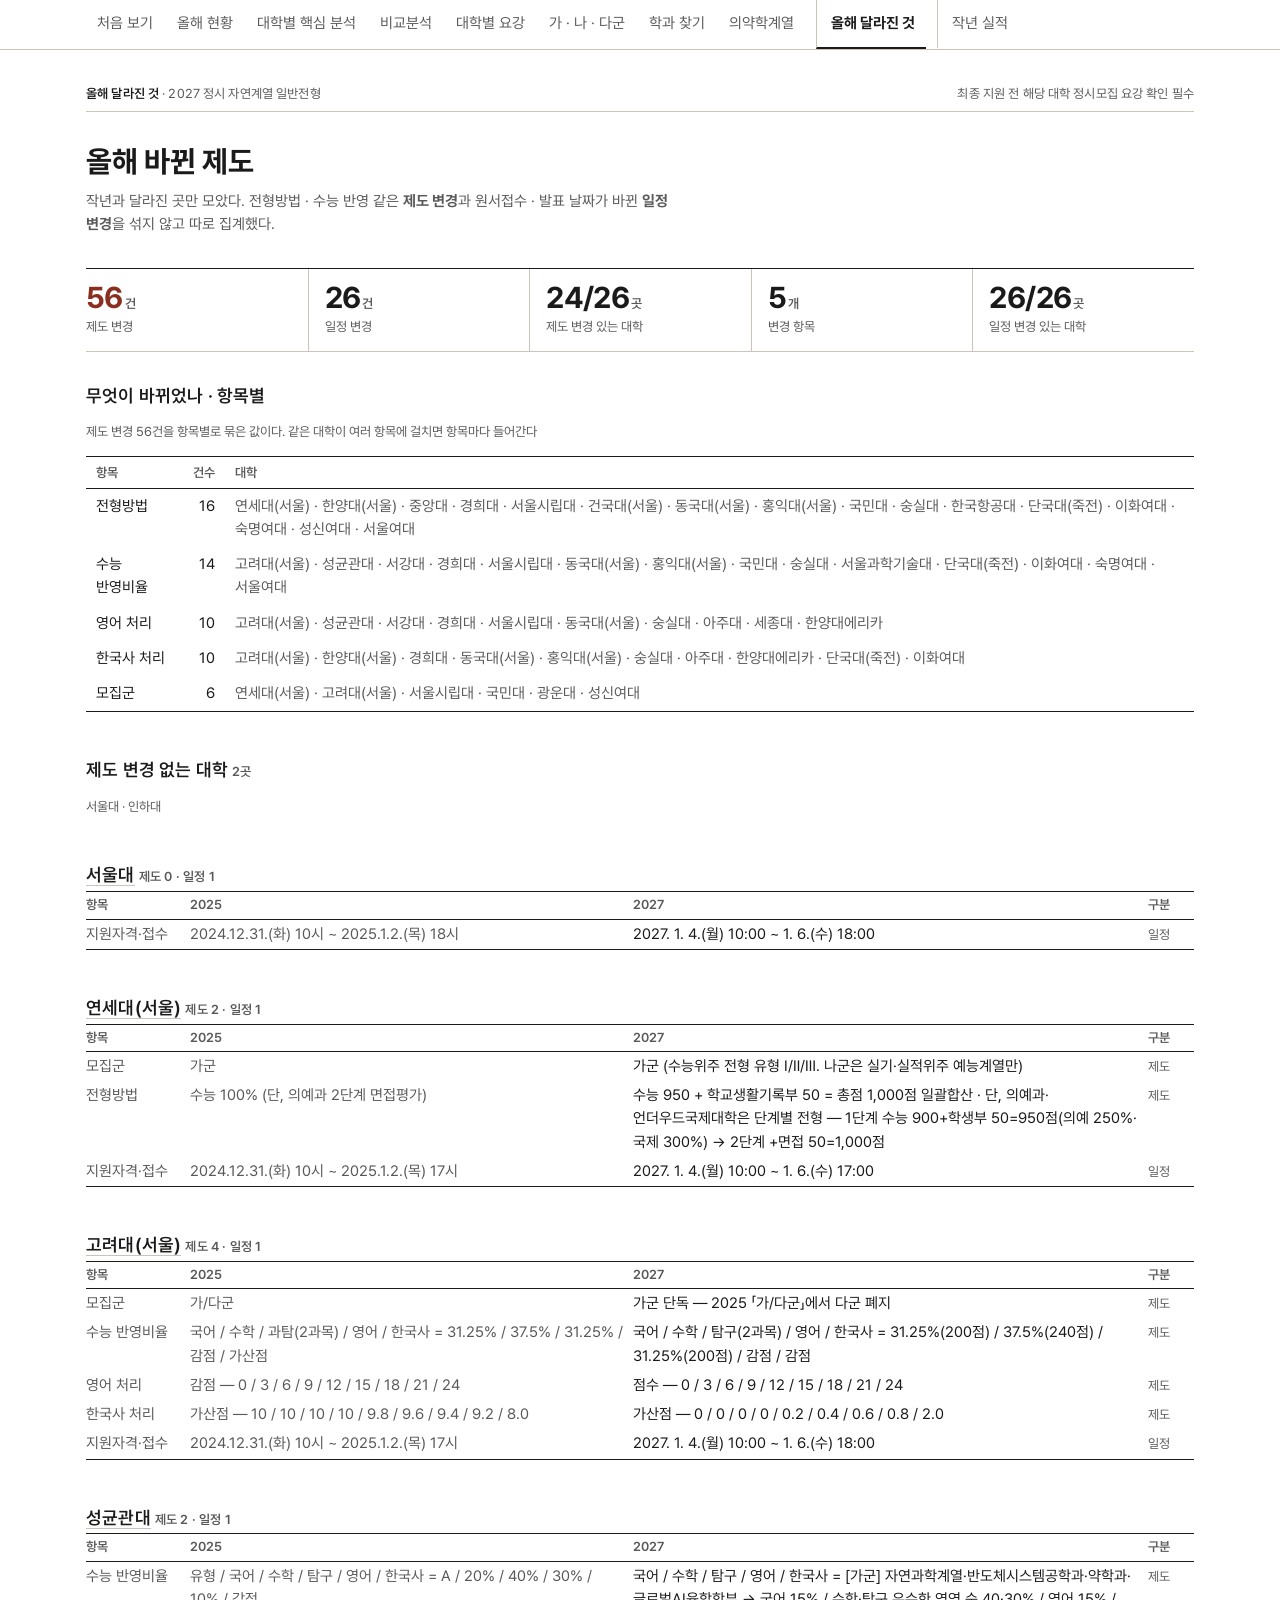
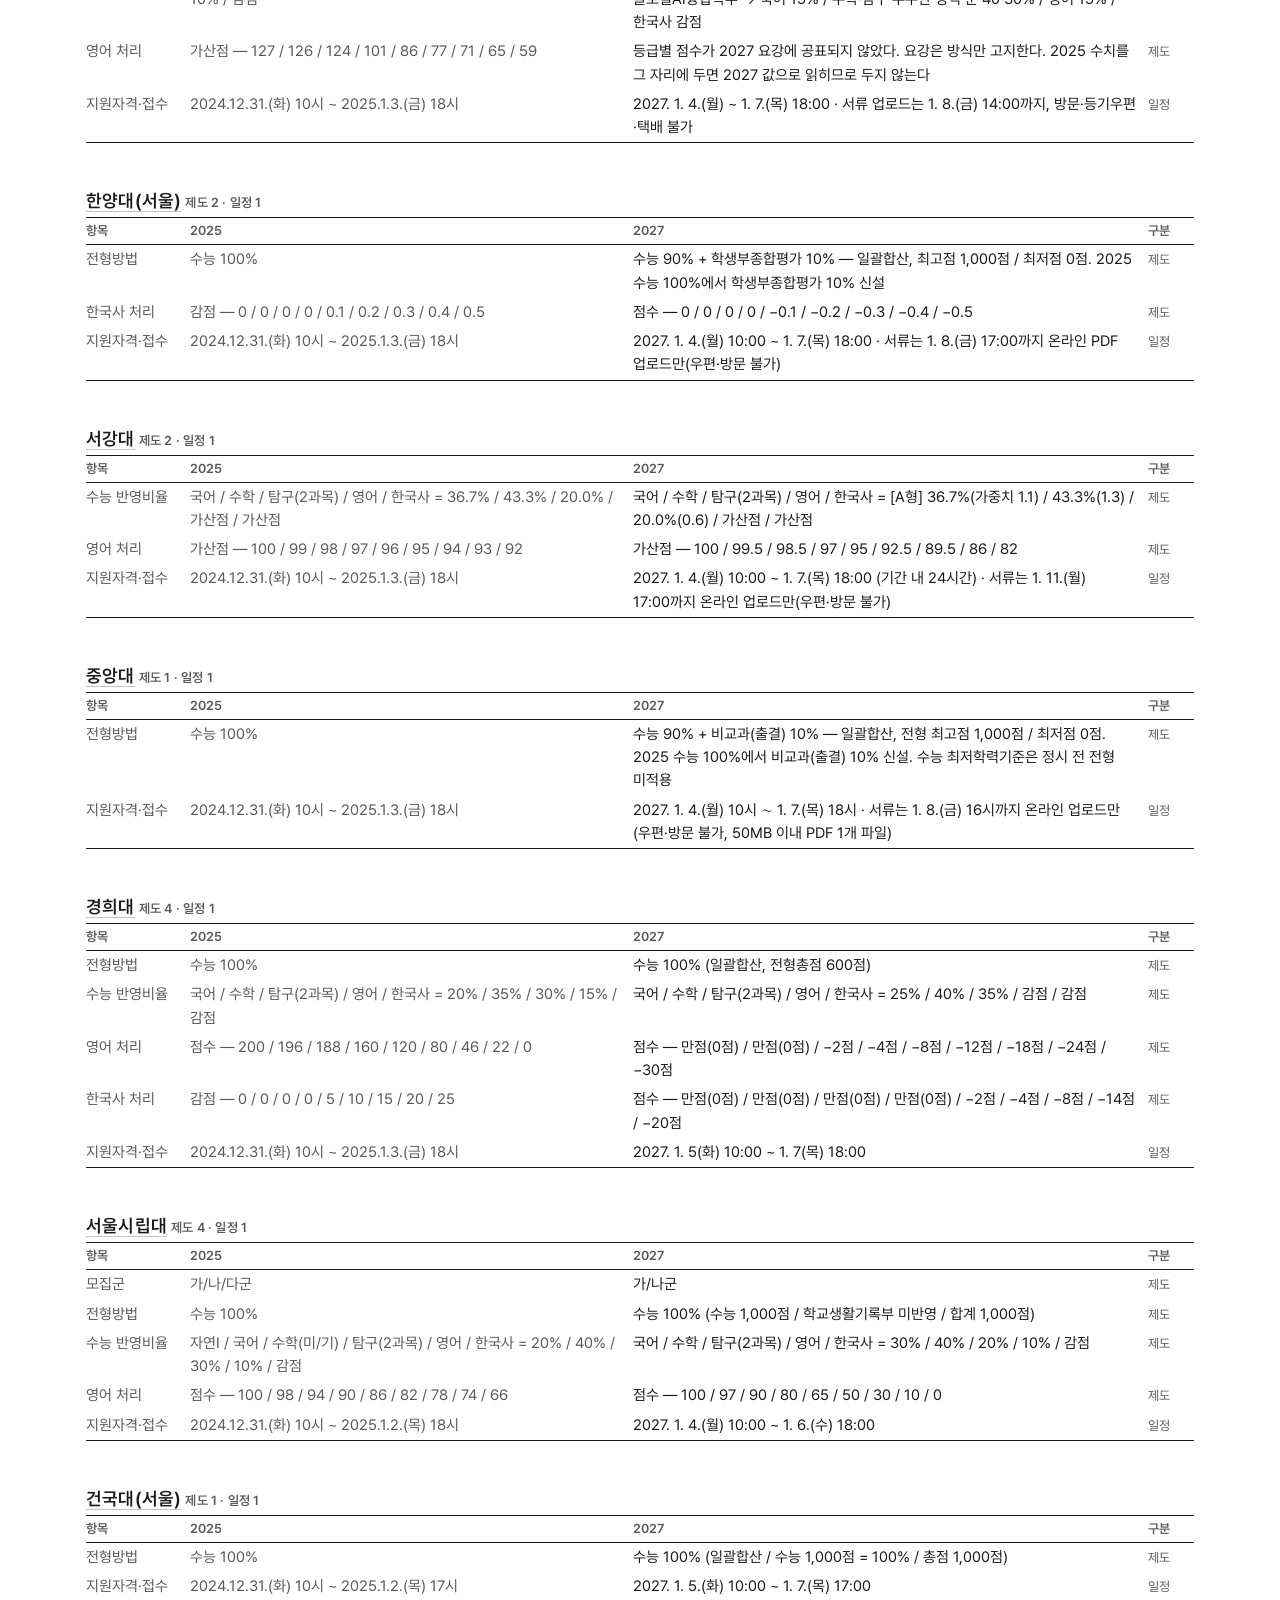
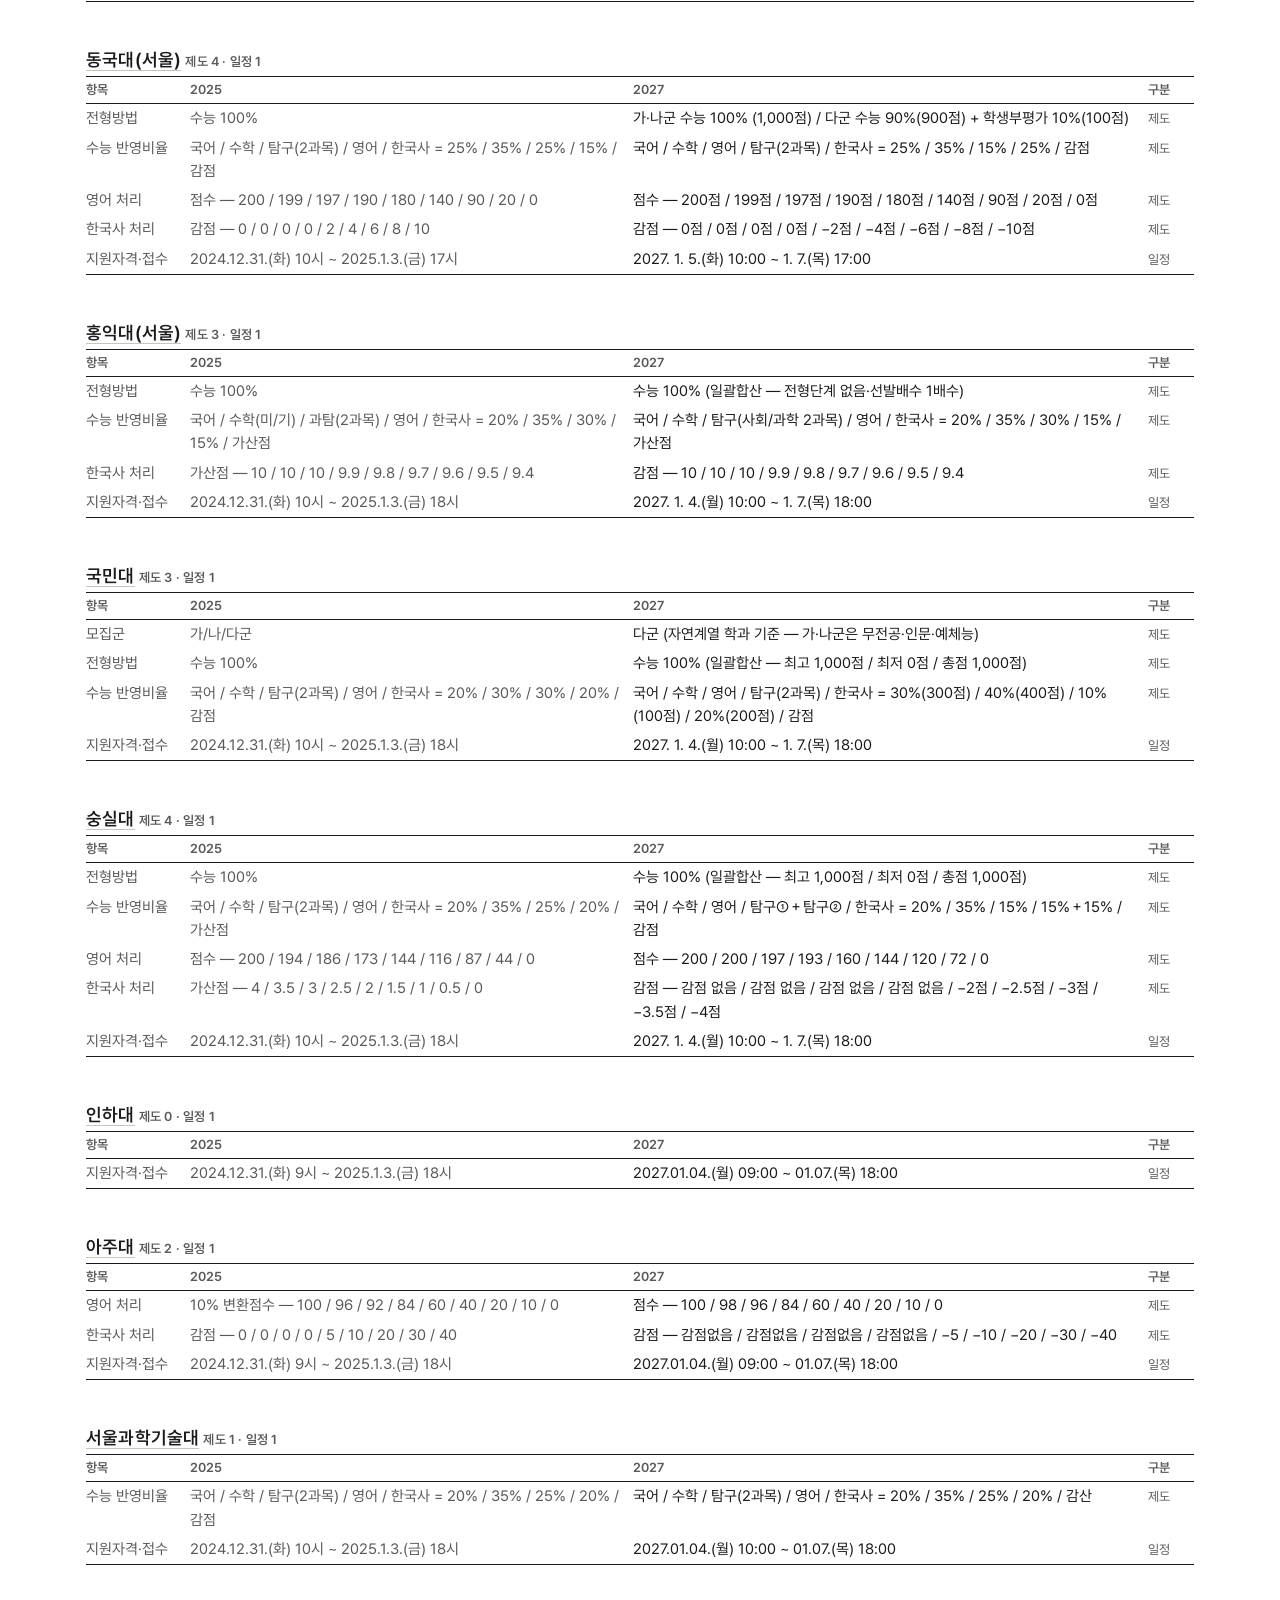
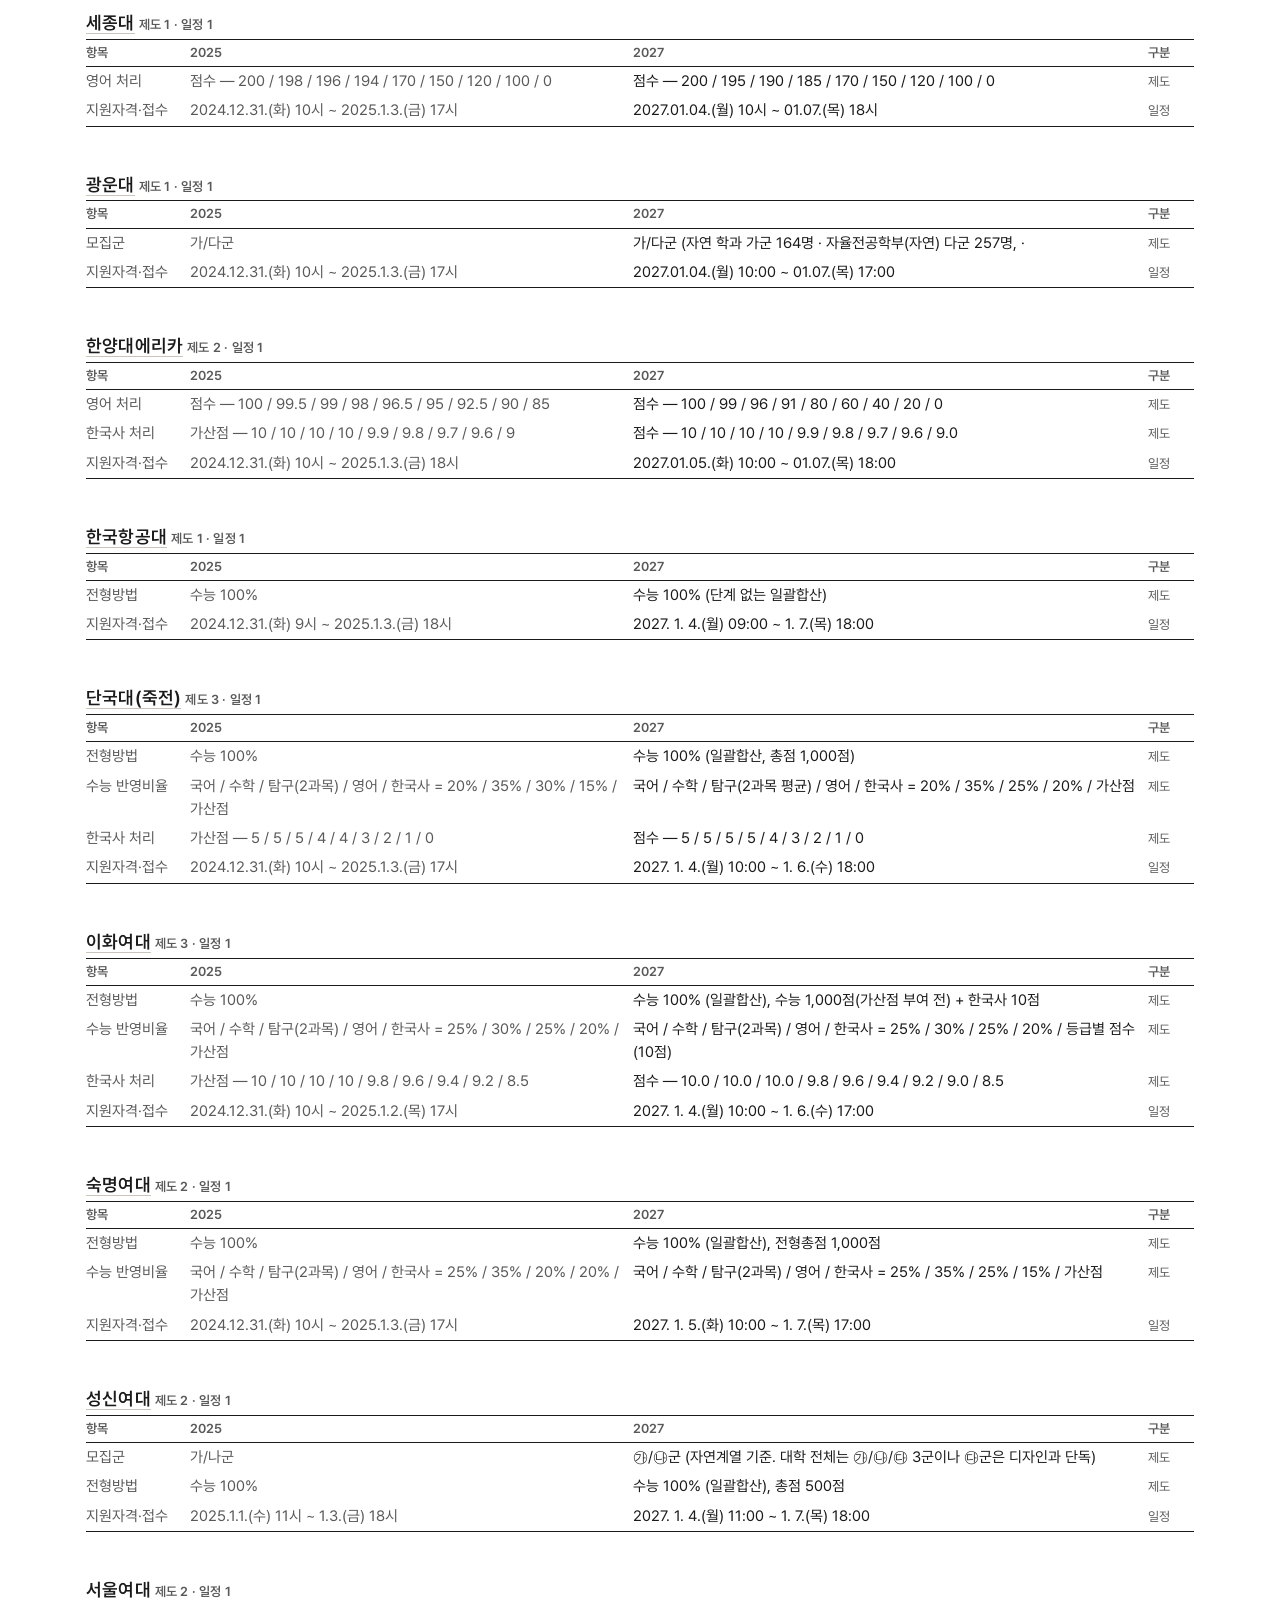
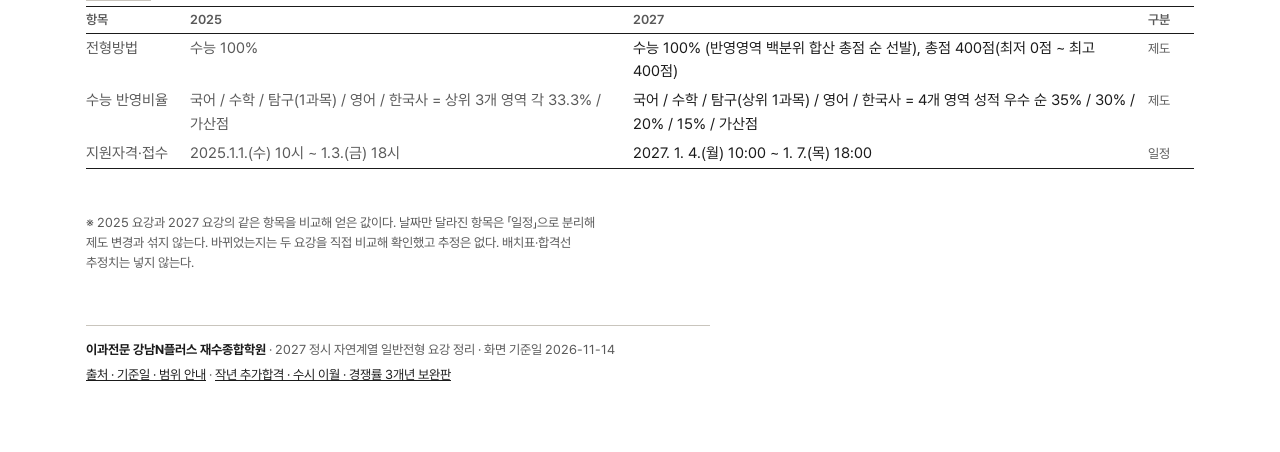
<file: changes/index.html>
<!doctype html><html lang="ko"><head><meta charset="utf-8">
<meta name="viewport" content="width=device-width,initial-scale=1">
<title>올해 달라진 것 · 2027 정시 자연계열 일반전형</title>
<meta name="description" content="2027 정시 자연계열 일반전형 — 2025 대비 제도 56건·일정 26건, 대학별로">
<meta name="robots" content="noindex,nofollow,noarchive">

<link rel="icon" href="data:image/svg+xml,<svg%20xmlns='http://www.w3.org/2000/svg'%20viewBox='0%200%2016%2016'><rect%20width='16'%20height='16'%20fill='%23F7F6F3'/><rect%20x='1'%20y='3'%20width='4'%20height='10'%20fill='%231F5D73'/><rect%20x='6'%20y='3'%20width='4'%20height='10'%20fill='%237A3B5E'/><rect%20x='11'%20y='3'%20width='4'%20height='10'%20fill='%236A5A1E'/></svg>">
<link rel="stylesheet" href="../site.css">
</head><body>
<nav class="gnav"><div class="gnav-in"><a class="" href="../index.html">처음 보기</a><a class="" href="../national/index.html">올해 현황</a><a class="" href="../analysis/index.html">대학별 핵심 분석</a><a class="" href="../compare/index.html">비교분석</a><a class="" href="../univ/index.html">대학별 요강</a><a class="" href="../gun/index.html">가 · 나 · 다군</a><a class="" href="../units/index.html">학과 찾기</a><a class="" href="../medical/index.html">의약학계열</a><span class="on sep">올해 달라진 것</span><a class="sep" href="../plus/index.html">작년 실적</a></div></nav>
<script>/* 내비가 어떤 이유로든 가로로 넘칠 때만(scrollWidth>clientWidth) 현재 칸을
가운데로 끌어온다. 좁은 화면에서는 두 줄로 접으므로 평소엔 아무 일도 하지 않는다.
칸이 더 늘어 한 줄에 안 들어가는 날의 안전장치로 남겨 둔다. 쪽 세로 위치는 건드리지
않으므로 scrollIntoView 는 쓰지 않는다. */
(function(){var g=document.querySelector('.gnav-in'),o=g&&g.querySelector('.on');
if(g&&o&&g.scrollWidth>g.clientWidth)
g.scrollLeft=o.offsetLeft-(g.clientWidth-o.offsetWidth)/2})();</script>
<div class="wrap">
<div class="runhead"><span><b>올해 달라진 것</b> · 2027 정시 자연계열 일반전형</span><span>최종 지원 전 해당 대학 정시모집 요강 확인 필수</span></div>
<h1>올해 바뀐 제도</h1>
<p class="lede">작년과 달라진 곳만 모았다. 전형방법 · 수능 반영 같은 <b>제도 변경</b>과
원서접수 · 발표 날짜가 바뀐 <b>일정 변경</b>을 섞지 않고 따로 집계했다.</p>
<div class="kpi"><div class="hot"><div class="n">56<em>건</em></div><div class="k">제도 변경</div></div><div><div class="n">26<em>건</em></div><div class="k">일정 변경</div></div><div><div class="n">24/26<em>곳</em></div><div class="k">제도 변경 있는 대학</div></div><div><div class="n">5<em>개</em></div><div class="k">변경 항목</div></div><div><div class="n">26/26<em>곳</em></div><div class="k">일정 변경 있는 대학</div></div></div>
<div class="sect"><h2>무엇이 바뀌었나 · 항목별</h2>
<p class="mini">제도 변경 56건을 항목별로 묶은 값이다. 같은 대학이 여러 항목에 걸치면 항목마다 들어간다</p>
<div class="scroll"><table><thead><tr><th>항목</th><th class="num">건수</th><th>대학</th></tr></thead>
<tbody><tr><td>전형방법</td><td class="num">16</td><td class="sub">연세대(서울) · 한양대(서울) · 중앙대 · 경희대 · 서울시립대 · 건국대(서울) · 동국대(서울) · 홍익대(서울) · 국민대 · 숭실대 · 한국항공대 · 단국대(죽전) · 이화여대 · 숙명여대 · 성신여대 · 서울여대</td></tr><tr><td>수능 반영비율</td><td class="num">14</td><td class="sub">고려대(서울) · 성균관대 · 서강대 · 경희대 · 서울시립대 · 동국대(서울) · 홍익대(서울) · 국민대 · 숭실대 · 서울과학기술대 · 단국대(죽전) · 이화여대 · 숙명여대 · 서울여대</td></tr><tr><td>영어 처리</td><td class="num">10</td><td class="sub">고려대(서울) · 성균관대 · 서강대 · 경희대 · 서울시립대 · 동국대(서울) · 숭실대 · 아주대 · 세종대 · 한양대에리카</td></tr><tr><td>한국사 처리</td><td class="num">10</td><td class="sub">고려대(서울) · 한양대(서울) · 경희대 · 동국대(서울) · 홍익대(서울) · 숭실대 · 아주대 · 한양대에리카 · 단국대(죽전) · 이화여대</td></tr><tr><td>모집군</td><td class="num">6</td><td class="sub">연세대(서울) · 고려대(서울) · 서울시립대 · 국민대 · 광운대 · 성신여대</td></tr></tbody></table></div></div>
<div class="sect"><h2>제도 변경 없는 대학 <span class="mini">2곳</span></h2>
<p class="mini">서울대 · 인하대</p></div>
<div class="sect" id="01-서울대"><h2><a class="ul" href="../univ/index.html#01-서울대">서울대</a>
<span class="mini">제도 0 · 일정 1</span></h2>
<div class="scroll"><table class="ref fix u5"><thead><tr><th>항목</th><th>2025</th><th>2027</th><th>구분</th></tr></thead>
<tbody><tr><td class="sub">지원자격·접수</td><td class="d-old">2024.12.31.(화) 10시 ~ 2025.1.2.(목) 18시</td><td class="d-new">2027. 1. 4.(월) 10:00 ~ 1. 6.(수) 18:00</td><td class="kind">일정</td></tr></tbody></table></div></div><div class="sect" id="02-연세대_서울"><h2><a class="ul" href="../univ/index.html#02-연세대_서울">연세대(서울)</a>
<span class="mini">제도 2 · 일정 1</span></h2>
<div class="scroll"><table class="ref fix u5"><thead><tr><th>항목</th><th>2025</th><th>2027</th><th>구분</th></tr></thead>
<tbody><tr><td class="sub">모집군</td><td class="d-old">가군</td><td class="d-new">가군 (수능위주 전형 유형 Ⅰ/Ⅱ/Ⅲ. 나군은 실기·실적위주 예능계열만)</td><td class="kind">제도</td></tr><tr><td class="sub">전형방법</td><td class="d-old">수능 100% (단, 의예과 2단계 면접평가)</td><td class="d-new">수능 950 + 학교생활기록부 50 = 총점 1,000점 일괄합산 · 단, 의예과·언더우드국제대학은 단계별 전형 — 1단계 수능 900+학생부 50=950점(의예 250%·국제 300%) → 2단계 +면접 50=1,000점</td><td class="kind">제도</td></tr><tr><td class="sub">지원자격·접수</td><td class="d-old">2024.12.31.(화) 10시 ~ 2025.1.2.(목) 17시</td><td class="d-new">2027. 1. 4.(월) 10:00 ~ 1. 6.(수) 17:00</td><td class="kind">일정</td></tr></tbody></table></div></div><div class="sect" id="03-고려대_서울"><h2><a class="ul" href="../univ/index.html#03-고려대_서울">고려대(서울)</a>
<span class="mini">제도 4 · 일정 1</span></h2>
<div class="scroll"><table class="ref fix u5"><thead><tr><th>항목</th><th>2025</th><th>2027</th><th>구분</th></tr></thead>
<tbody><tr><td class="sub">모집군</td><td class="d-old">가/다군</td><td class="d-new">가군 단독 — 2025 「가/다군」에서 다군 폐지</td><td class="kind">제도</td></tr><tr><td class="sub">수능 반영비율</td><td class="d-old">국어 / 수학 / 과탐(2과목) / 영어 / 한국사 = 31.25% / 37.5% / 31.25% / 감점 / 가산점</td><td class="d-new">국어 / 수학 / 탐구(2과목) / 영어 / 한국사 = 31.25%(200점) / 37.5%(240점) / 31.25%(200점) / 감점 / 감점</td><td class="kind">제도</td></tr><tr><td class="sub">영어 처리</td><td class="d-old">감점 — 0 / 3 / 6 / 9 / 12 / 15 / 18 / 21 / 24</td><td class="d-new">점수 — 0 / 3 / 6 / 9 / 12 / 15 / 18 / 21 / 24</td><td class="kind">제도</td></tr><tr><td class="sub">한국사 처리</td><td class="d-old">가산점 — 10 / 10 / 10 / 10 / 9.8 / 9.6 / 9.4 / 9.2 / 8.0</td><td class="d-new">가산점 — 0 / 0 / 0 / 0 / 0.2 / 0.4 / 0.6 / 0.8 / 2.0</td><td class="kind">제도</td></tr><tr><td class="sub">지원자격·접수</td><td class="d-old">2024.12.31.(화) 10시 ~ 2025.1.2.(목) 17시</td><td class="d-new">2027. 1. 4.(월) 10:00 ~ 1. 6.(수) 18:00</td><td class="kind">일정</td></tr></tbody></table></div></div><div class="sect" id="04-성균관대"><h2><a class="ul" href="../univ/index.html#04-성균관대">성균관대</a>
<span class="mini">제도 2 · 일정 1</span></h2>
<div class="scroll"><table class="ref fix u5"><thead><tr><th>항목</th><th>2025</th><th>2027</th><th>구분</th></tr></thead>
<tbody><tr><td class="sub">수능 반영비율</td><td class="d-old">유형 / 국어 / 수학 / 탐구 / 영어 / 한국사 = A / 20% / 40% / 30% / 10% / 감점</td><td class="d-new">국어 / 수학 / 탐구 / 영어 / 한국사 = [가군] 자연과학계열·반도체시스템공학과·약학과·글로벌AI융합학부 → 국어 15% / 수학·탐구 우수한 영역 순 40·30% / 영어 15% / 한국사 감점</td><td class="kind">제도</td></tr><tr><td class="sub">영어 처리</td><td class="d-old">가산점 — 127 / 126 / 124 / 101 / 86 / 77 / 71 / 65 / 59</td><td class="d-new">등급별 점수가 2027 요강에 공표되지 않았다. 요강은 방식만 고지한다. 2025 수치를 그 자리에 두면 2027 값으로 읽히므로 두지 않는다</td><td class="kind">제도</td></tr><tr><td class="sub">지원자격·접수</td><td class="d-old">2024.12.31.(화) 10시 ~ 2025.1.3.(금) 18시</td><td class="d-new">2027. 1. 4.(월) ~ 1. 7.(목) 18:00 · 서류 업로드는 1. 8.(금) 14:00까지, 방문·등기우편·택배 불가</td><td class="kind">일정</td></tr></tbody></table></div></div><div class="sect" id="05-한양대_서울"><h2><a class="ul" href="../univ/index.html#05-한양대_서울">한양대(서울)</a>
<span class="mini">제도 2 · 일정 1</span></h2>
<div class="scroll"><table class="ref fix u5"><thead><tr><th>항목</th><th>2025</th><th>2027</th><th>구분</th></tr></thead>
<tbody><tr><td class="sub">전형방법</td><td class="d-old">수능 100%</td><td class="d-new">수능 90% + 학생부종합평가 10% — 일괄합산, 최고점 1,000점 / 최저점 0점. 2025 수능 100%에서 학생부종합평가 10% 신설</td><td class="kind">제도</td></tr><tr><td class="sub">한국사 처리</td><td class="d-old">감점 — 0 / 0 / 0 / 0 / 0.1 / 0.2 / 0.3 / 0.4 / 0.5</td><td class="d-new">점수 — 0 / 0 / 0 / 0 / −0.1 / −0.2 / −0.3 / −0.4 / −0.5</td><td class="kind">제도</td></tr><tr><td class="sub">지원자격·접수</td><td class="d-old">2024.12.31.(화) 10시 ~ 2025.1.3.(금) 18시</td><td class="d-new">2027. 1. 4.(월) 10:00 ~ 1. 7.(목) 18:00 · 서류는 1. 8.(금) 17:00까지 온라인 PDF 업로드만(우편·방문 불가)</td><td class="kind">일정</td></tr></tbody></table></div></div><div class="sect" id="06-서강대"><h2><a class="ul" href="../univ/index.html#06-서강대">서강대</a>
<span class="mini">제도 2 · 일정 1</span></h2>
<div class="scroll"><table class="ref fix u5"><thead><tr><th>항목</th><th>2025</th><th>2027</th><th>구분</th></tr></thead>
<tbody><tr><td class="sub">수능 반영비율</td><td class="d-old">국어 / 수학 / 탐구(2과목) / 영어 / 한국사 = 36.7% / 43.3% / 20.0% / 가산점 / 가산점</td><td class="d-new">국어 / 수학 / 탐구(2과목) / 영어 / 한국사 = [A형] 36.7%(가중치 1.1) / 43.3%(1.3) / 20.0%(0.6) / 가산점 / 가산점</td><td class="kind">제도</td></tr><tr><td class="sub">영어 처리</td><td class="d-old">가산점 — 100 / 99 / 98 / 97 / 96 / 95 / 94 / 93 / 92</td><td class="d-new">가산점 — 100 / 99.5 / 98.5 / 97 / 95 / 92.5 / 89.5 / 86 / 82</td><td class="kind">제도</td></tr><tr><td class="sub">지원자격·접수</td><td class="d-old">2024.12.31.(화) 10시 ~ 2025.1.3.(금) 18시</td><td class="d-new">2027. 1. 4.(월) 10:00 ~ 1. 7.(목) 18:00 (기간 내 24시간) · 서류는 1. 11.(월) 17:00까지 온라인 업로드만(우편·방문 불가)</td><td class="kind">일정</td></tr></tbody></table></div></div><div class="sect" id="07-중앙대"><h2><a class="ul" href="../univ/index.html#07-중앙대">중앙대</a>
<span class="mini">제도 1 · 일정 1</span></h2>
<div class="scroll"><table class="ref fix u5"><thead><tr><th>항목</th><th>2025</th><th>2027</th><th>구분</th></tr></thead>
<tbody><tr><td class="sub">전형방법</td><td class="d-old">수능 100%</td><td class="d-new">수능 90% + 비교과(출결) 10% — 일괄합산, 전형 최고점 1,000점 / 최저점 0점. 2025 수능 100%에서 비교과(출결) 10% 신설. 수능 최저학력기준은 정시 전 전형 미적용</td><td class="kind">제도</td></tr><tr><td class="sub">지원자격·접수</td><td class="d-old">2024.12.31.(화) 10시 ~ 2025.1.3.(금) 18시</td><td class="d-new">2027. 1. 4.(월) 10시 ∼ 1. 7.(목) 18시 · 서류는 1. 8.(금) 16시까지 온라인 업로드만(우편·방문 불가, 50MB 이내 PDF 1개 파일)</td><td class="kind">일정</td></tr></tbody></table></div></div><div class="sect" id="08-경희대"><h2><a class="ul" href="../univ/index.html#08-경희대">경희대</a>
<span class="mini">제도 4 · 일정 1</span></h2>
<div class="scroll"><table class="ref fix u5"><thead><tr><th>항목</th><th>2025</th><th>2027</th><th>구분</th></tr></thead>
<tbody><tr><td class="sub">전형방법</td><td class="d-old">수능 100%</td><td class="d-new">수능 100% (일괄합산, 전형총점 600점)</td><td class="kind">제도</td></tr><tr><td class="sub">수능 반영비율</td><td class="d-old">국어 / 수학 / 탐구(2과목) / 영어 / 한국사 = 20% / 35% / 30% / 15% / 감점</td><td class="d-new">국어 / 수학 / 탐구(2과목) / 영어 / 한국사 = 25% / 40% / 35% / 감점 / 감점</td><td class="kind">제도</td></tr><tr><td class="sub">영어 처리</td><td class="d-old">점수 — 200 / 196 / 188 / 160 / 120 / 80 / 46 / 22 / 0</td><td class="d-new">점수 — 만점(0점) / 만점(0점) / −2점 / −4점 / −8점 / −12점 / −18점 / −24점 / −30점</td><td class="kind">제도</td></tr><tr><td class="sub">한국사 처리</td><td class="d-old">감점 — 0 / 0 / 0 / 0 / 5 / 10 / 15 / 20 / 25</td><td class="d-new">점수 — 만점(0점) / 만점(0점) / 만점(0점) / 만점(0점) / −2점 / −4점 / −8점 / −14점 / −20점</td><td class="kind">제도</td></tr><tr><td class="sub">지원자격·접수</td><td class="d-old">2024.12.31.(화) 10시 ~ 2025.1.3.(금) 18시</td><td class="d-new">2027. 1. 5(화) 10:00 ~ 1. 7(목) 18:00</td><td class="kind">일정</td></tr></tbody></table></div></div><div class="sect" id="09-서울시립대"><h2><a class="ul" href="../univ/index.html#09-서울시립대">서울시립대</a>
<span class="mini">제도 4 · 일정 1</span></h2>
<div class="scroll"><table class="ref fix u5"><thead><tr><th>항목</th><th>2025</th><th>2027</th><th>구분</th></tr></thead>
<tbody><tr><td class="sub">모집군</td><td class="d-old">가/나/다군</td><td class="d-new">가/나군</td><td class="kind">제도</td></tr><tr><td class="sub">전형방법</td><td class="d-old">수능 100%</td><td class="d-new">수능 100% (수능 1,000점 / 학교생활기록부 미반영 / 합계 1,000점)</td><td class="kind">제도</td></tr><tr><td class="sub">수능 반영비율</td><td class="d-old">자연Ⅰ / 국어 / 수학(미/기) / 탐구(2과목) / 영어 / 한국사 = 20% / 40% / 30% / 10% / 감점</td><td class="d-new">국어 / 수학 / 탐구(2과목) / 영어 / 한국사 = 30% / 40% / 20% / 10% / 감점</td><td class="kind">제도</td></tr><tr><td class="sub">영어 처리</td><td class="d-old">점수 — 100 / 98 / 94 / 90 / 86 / 82 / 78 / 74 / 66</td><td class="d-new">점수 — 100 / 97 / 90 / 80 / 65 / 50 / 30 / 10 / 0</td><td class="kind">제도</td></tr><tr><td class="sub">지원자격·접수</td><td class="d-old">2024.12.31.(화) 10시 ~ 2025.1.2.(목) 18시</td><td class="d-new">2027. 1. 4.(월) 10:00 ~ 1. 6.(수) 18:00</td><td class="kind">일정</td></tr></tbody></table></div></div><div class="sect" id="10-건국대_서울"><h2><a class="ul" href="../univ/index.html#10-건국대_서울">건국대(서울)</a>
<span class="mini">제도 1 · 일정 1</span></h2>
<div class="scroll"><table class="ref fix u5"><thead><tr><th>항목</th><th>2025</th><th>2027</th><th>구분</th></tr></thead>
<tbody><tr><td class="sub">전형방법</td><td class="d-old">수능 100%</td><td class="d-new">수능 100% (일괄합산 / 수능 1,000점 = 100% / 총점 1,000점)</td><td class="kind">제도</td></tr><tr><td class="sub">지원자격·접수</td><td class="d-old">2024.12.31.(화) 10시 ~ 2025.1.2.(목) 17시</td><td class="d-new">2027. 1. 5.(화) 10:00 ~ 1. 7.(목) 17:00</td><td class="kind">일정</td></tr></tbody></table></div></div><div class="sect" id="11-동국대_서울"><h2><a class="ul" href="../univ/index.html#11-동국대_서울">동국대(서울)</a>
<span class="mini">제도 4 · 일정 1</span></h2>
<div class="scroll"><table class="ref fix u5"><thead><tr><th>항목</th><th>2025</th><th>2027</th><th>구분</th></tr></thead>
<tbody><tr><td class="sub">전형방법</td><td class="d-old">수능 100%</td><td class="d-new">가·나군 수능 100% (1,000점) / 다군 수능 90%(900점) + 학생부평가 10%(100점)</td><td class="kind">제도</td></tr><tr><td class="sub">수능 반영비율</td><td class="d-old">국어 / 수학 / 탐구(2과목) / 영어 / 한국사 = 25% / 35% / 25% / 15% / 감점</td><td class="d-new">국어 / 수학 / 영어 / 탐구(2과목) / 한국사 = 25% / 35% / 15% / 25% / 감점</td><td class="kind">제도</td></tr><tr><td class="sub">영어 처리</td><td class="d-old">점수 — 200 / 199 / 197 / 190 / 180 / 140 / 90 / 20 / 0</td><td class="d-new">점수 — 200점 / 199점 / 197점 / 190점 / 180점 / 140점 / 90점 / 20점 / 0점</td><td class="kind">제도</td></tr><tr><td class="sub">한국사 처리</td><td class="d-old">감점 — 0 / 0 / 0 / 0 / 2 / 4 / 6 / 8 / 10</td><td class="d-new">감점 — 0점 / 0점 / 0점 / 0점 / −2점 / −4점 / −6점 / −8점 / −10점</td><td class="kind">제도</td></tr><tr><td class="sub">지원자격·접수</td><td class="d-old">2024.12.31.(화) 10시 ~ 2025.1.3.(금) 17시</td><td class="d-new">2027. 1. 5.(화) 10:00 ~ 1. 7.(목) 17:00</td><td class="kind">일정</td></tr></tbody></table></div></div><div class="sect" id="12-홍익대_서울"><h2><a class="ul" href="../univ/index.html#12-홍익대_서울">홍익대(서울)</a>
<span class="mini">제도 3 · 일정 1</span></h2>
<div class="scroll"><table class="ref fix u5"><thead><tr><th>항목</th><th>2025</th><th>2027</th><th>구분</th></tr></thead>
<tbody><tr><td class="sub">전형방법</td><td class="d-old">수능 100%</td><td class="d-new">수능 100% (일괄합산 — 전형단계 없음·선발배수 1배수)</td><td class="kind">제도</td></tr><tr><td class="sub">수능 반영비율</td><td class="d-old">국어 / 수학(미/기) / 과탐(2과목) / 영어 / 한국사 = 20% / 35% / 30% / 15% / 가산점</td><td class="d-new">국어 / 수학 / 탐구(사회/과학 2과목) / 영어 / 한국사 = 20% / 35% / 30% / 15% / 가산점</td><td class="kind">제도</td></tr><tr><td class="sub">한국사 처리</td><td class="d-old">가산점 — 10 / 10 / 10 / 9.9 / 9.8 / 9.7 / 9.6 / 9.5 / 9.4</td><td class="d-new">감점 — 10 / 10 / 10 / 9.9 / 9.8 / 9.7 / 9.6 / 9.5 / 9.4</td><td class="kind">제도</td></tr><tr><td class="sub">지원자격·접수</td><td class="d-old">2024.12.31.(화) 10시 ~ 2025.1.3.(금) 18시</td><td class="d-new">2027. 1. 4.(월) 10:00 ~ 1. 7.(목) 18:00</td><td class="kind">일정</td></tr></tbody></table></div></div><div class="sect" id="13-국민대"><h2><a class="ul" href="../univ/index.html#13-국민대">국민대</a>
<span class="mini">제도 3 · 일정 1</span></h2>
<div class="scroll"><table class="ref fix u5"><thead><tr><th>항목</th><th>2025</th><th>2027</th><th>구분</th></tr></thead>
<tbody><tr><td class="sub">모집군</td><td class="d-old">가/나/다군</td><td class="d-new">다군 (자연계열 학과 기준 — 가·나군은 무전공·인문·예체능)</td><td class="kind">제도</td></tr><tr><td class="sub">전형방법</td><td class="d-old">수능 100%</td><td class="d-new">수능 100% (일괄합산 — 최고 1,000점 / 최저 0점 / 총점 1,000점)</td><td class="kind">제도</td></tr><tr><td class="sub">수능 반영비율</td><td class="d-old">국어 / 수학 / 탐구(2과목) / 영어 / 한국사 = 20% / 30% / 30% / 20% / 감점</td><td class="d-new">국어 / 수학 / 영어 / 탐구(2과목) / 한국사 = 30%(300점) / 40%(400점) / 10%(100점) / 20%(200점) / 감점</td><td class="kind">제도</td></tr><tr><td class="sub">지원자격·접수</td><td class="d-old">2024.12.31.(화) 10시 ~ 2025.1.3.(금) 18시</td><td class="d-new">2027. 1. 4.(월) 10:00 ~ 1. 7.(목) 18:00</td><td class="kind">일정</td></tr></tbody></table></div></div><div class="sect" id="14-숭실대"><h2><a class="ul" href="../univ/index.html#14-숭실대">숭실대</a>
<span class="mini">제도 4 · 일정 1</span></h2>
<div class="scroll"><table class="ref fix u5"><thead><tr><th>항목</th><th>2025</th><th>2027</th><th>구분</th></tr></thead>
<tbody><tr><td class="sub">전형방법</td><td class="d-old">수능 100%</td><td class="d-new">수능 100% (일괄합산 — 최고 1,000점 / 최저 0점 / 총점 1,000점)</td><td class="kind">제도</td></tr><tr><td class="sub">수능 반영비율</td><td class="d-old">국어 / 수학 / 탐구(2과목) / 영어 / 한국사 = 20% / 35% / 25% / 20% / 가산점</td><td class="d-new">국어 / 수학 / 영어 / 탐구①＋탐구② / 한국사 = 20% / 35% / 15% / 15%＋15% / 감점</td><td class="kind">제도</td></tr><tr><td class="sub">영어 처리</td><td class="d-old">점수 — 200 / 194 / 186 / 173 / 144 / 116 / 87 / 44 / 0</td><td class="d-new">점수 — 200 / 200 / 197 / 193 / 160 / 144 / 120 / 72 / 0</td><td class="kind">제도</td></tr><tr><td class="sub">한국사 처리</td><td class="d-old">가산점 — 4 / 3.5 / 3 / 2.5 / 2 / 1.5 / 1 / 0.5 / 0</td><td class="d-new">감점 — 감점 없음 / 감점 없음 / 감점 없음 / 감점 없음 / −2점 / −2.5점 / −3점 / −3.5점 / −4점</td><td class="kind">제도</td></tr><tr><td class="sub">지원자격·접수</td><td class="d-old">2024.12.31.(화) 10시 ~ 2025.1.3.(금) 18시</td><td class="d-new">2027. 1. 4.(월) 10:00 ~ 1. 7.(목) 18:00</td><td class="kind">일정</td></tr></tbody></table></div></div><div class="sect" id="15-인하대"><h2><a class="ul" href="../univ/index.html#15-인하대">인하대</a>
<span class="mini">제도 0 · 일정 1</span></h2>
<div class="scroll"><table class="ref fix u5"><thead><tr><th>항목</th><th>2025</th><th>2027</th><th>구분</th></tr></thead>
<tbody><tr><td class="sub">지원자격·접수</td><td class="d-old">2024.12.31.(화) 9시 ~ 2025.1.3.(금) 18시</td><td class="d-new">2027.01.04.(월) 09:00 ~ 01.07.(목) 18:00</td><td class="kind">일정</td></tr></tbody></table></div></div><div class="sect" id="16-아주대"><h2><a class="ul" href="../univ/index.html#16-아주대">아주대</a>
<span class="mini">제도 2 · 일정 1</span></h2>
<div class="scroll"><table class="ref fix u5"><thead><tr><th>항목</th><th>2025</th><th>2027</th><th>구분</th></tr></thead>
<tbody><tr><td class="sub">영어 처리</td><td class="d-old">10% 변환점수 — 100 / 96 / 92 / 84 / 60 / 40 / 20 / 10 / 0</td><td class="d-new">점수 — 100 / 98 / 96 / 84 / 60 / 40 / 20 / 10 / 0</td><td class="kind">제도</td></tr><tr><td class="sub">한국사 처리</td><td class="d-old">감점 — 0 / 0 / 0 / 0 / 5 / 10 / 20 / 30 / 40</td><td class="d-new">감점 — 감점없음 / 감점없음 / 감점없음 / 감점없음 / −5 / −10 / −20 / −30 / −40</td><td class="kind">제도</td></tr><tr><td class="sub">지원자격·접수</td><td class="d-old">2024.12.31.(화) 9시 ~ 2025.1.3.(금) 18시</td><td class="d-new">2027.01.04.(월) 09:00 ~ 01.07.(목) 18:00</td><td class="kind">일정</td></tr></tbody></table></div></div><div class="sect" id="17-서울과학기술대"><h2><a class="ul" href="../univ/index.html#17-서울과학기술대">서울과학기술대</a>
<span class="mini">제도 1 · 일정 1</span></h2>
<div class="scroll"><table class="ref fix u5"><thead><tr><th>항목</th><th>2025</th><th>2027</th><th>구분</th></tr></thead>
<tbody><tr><td class="sub">수능 반영비율</td><td class="d-old">국어 / 수학 / 탐구(2과목) / 영어 / 한국사 = 20% / 35% / 25% / 20% / 감점</td><td class="d-new">국어 / 수학 / 탐구(2과목) / 영어 / 한국사 = 20% / 35% / 25% / 20% / 감산</td><td class="kind">제도</td></tr><tr><td class="sub">지원자격·접수</td><td class="d-old">2024.12.31.(화) 10시 ~ 2025.1.3.(금) 18시</td><td class="d-new">2027.01.04.(월) 10:00 ~ 01.07.(목) 18:00</td><td class="kind">일정</td></tr></tbody></table></div></div><div class="sect" id="18-세종대"><h2><a class="ul" href="../univ/index.html#18-세종대">세종대</a>
<span class="mini">제도 1 · 일정 1</span></h2>
<div class="scroll"><table class="ref fix u5"><thead><tr><th>항목</th><th>2025</th><th>2027</th><th>구분</th></tr></thead>
<tbody><tr><td class="sub">영어 처리</td><td class="d-old">점수 — 200 / 198 / 196 / 194 / 170 / 150 / 120 / 100 / 0</td><td class="d-new">점수 — 200 / 195 / 190 / 185 / 170 / 150 / 120 / 100 / 0</td><td class="kind">제도</td></tr><tr><td class="sub">지원자격·접수</td><td class="d-old">2024.12.31.(화) 10시 ~ 2025.1.3.(금) 17시</td><td class="d-new">2027.01.04.(월) 10시 ~ 01.07.(목) 18시</td><td class="kind">일정</td></tr></tbody></table></div></div><div class="sect" id="19-광운대"><h2><a class="ul" href="../univ/index.html#19-광운대">광운대</a>
<span class="mini">제도 1 · 일정 1</span></h2>
<div class="scroll"><table class="ref fix u5"><thead><tr><th>항목</th><th>2025</th><th>2027</th><th>구분</th></tr></thead>
<tbody><tr><td class="sub">모집군</td><td class="d-old">가/다군</td><td class="d-new">가/다군 (자연 학과 가군 164명 · 자율전공학부(자연) 다군 257명, ·</td><td class="kind">제도</td></tr><tr><td class="sub">지원자격·접수</td><td class="d-old">2024.12.31.(화) 10시 ~ 2025.1.3.(금) 17시</td><td class="d-new">2027.01.04.(월) 10:00 ~ 01.07.(목) 17:00</td><td class="kind">일정</td></tr></tbody></table></div></div><div class="sect" id="20-한양대에리카"><h2><a class="ul" href="../univ/index.html#20-한양대에리카">한양대에리카</a>
<span class="mini">제도 2 · 일정 1</span></h2>
<div class="scroll"><table class="ref fix u5"><thead><tr><th>항목</th><th>2025</th><th>2027</th><th>구분</th></tr></thead>
<tbody><tr><td class="sub">영어 처리</td><td class="d-old">점수 — 100 / 99.5 / 99 / 98 / 96.5 / 95 / 92.5 / 90 / 85</td><td class="d-new">점수 — 100 / 99 / 96 / 91 / 80 / 60 / 40 / 20 / 0</td><td class="kind">제도</td></tr><tr><td class="sub">한국사 처리</td><td class="d-old">가산점 — 10 / 10 / 10 / 10 / 9.9 / 9.8 / 9.7 / 9.6 / 9</td><td class="d-new">점수 — 10 / 10 / 10 / 10 / 9.9 / 9.8 / 9.7 / 9.6 / 9.0</td><td class="kind">제도</td></tr><tr><td class="sub">지원자격·접수</td><td class="d-old">2024.12.31.(화) 10시 ~ 2025.1.3.(금) 18시</td><td class="d-new">2027.01.05.(화) 10:00 ~ 01.07.(목) 18:00</td><td class="kind">일정</td></tr></tbody></table></div></div><div class="sect" id="21-한국항공대"><h2><a class="ul" href="../univ/index.html#21-한국항공대">한국항공대</a>
<span class="mini">제도 1 · 일정 1</span></h2>
<div class="scroll"><table class="ref fix u5"><thead><tr><th>항목</th><th>2025</th><th>2027</th><th>구분</th></tr></thead>
<tbody><tr><td class="sub">전형방법</td><td class="d-old">수능 100%</td><td class="d-new">수능 100% (단계 없는 일괄합산)</td><td class="kind">제도</td></tr><tr><td class="sub">지원자격·접수</td><td class="d-old">2024.12.31.(화) 9시 ~ 2025.1.3.(금) 18시</td><td class="d-new">2027. 1. 4.(월) 09:00 ~ 1. 7.(목) 18:00</td><td class="kind">일정</td></tr></tbody></table></div></div><div class="sect" id="22-단국대_죽전"><h2><a class="ul" href="../univ/index.html#22-단국대_죽전">단국대(죽전)</a>
<span class="mini">제도 3 · 일정 1</span></h2>
<div class="scroll"><table class="ref fix u5"><thead><tr><th>항목</th><th>2025</th><th>2027</th><th>구분</th></tr></thead>
<tbody><tr><td class="sub">전형방법</td><td class="d-old">수능 100%</td><td class="d-new">수능 100% (일괄합산, 총점 1,000점)</td><td class="kind">제도</td></tr><tr><td class="sub">수능 반영비율</td><td class="d-old">국어 / 수학 / 탐구(2과목) / 영어 / 한국사 = 20% / 35% / 30% / 15% / 가산점</td><td class="d-new">국어 / 수학 / 탐구(2과목 평균) / 영어 / 한국사 = 20% / 35% / 25% / 20% / 가산점</td><td class="kind">제도</td></tr><tr><td class="sub">한국사 처리</td><td class="d-old">가산점 — 5 / 5 / 5 / 4 / 4 / 3 / 2 / 1 / 0</td><td class="d-new">점수 — 5 / 5 / 5 / 5 / 4 / 3 / 2 / 1 / 0</td><td class="kind">제도</td></tr><tr><td class="sub">지원자격·접수</td><td class="d-old">2024.12.31.(화) 10시 ~ 2025.1.3.(금) 17시</td><td class="d-new">2027. 1. 4.(월) 10:00 ~ 1. 6.(수) 18:00</td><td class="kind">일정</td></tr></tbody></table></div></div><div class="sect" id="23-이화여대"><h2><a class="ul" href="../univ/index.html#23-이화여대">이화여대</a>
<span class="mini">제도 3 · 일정 1</span></h2>
<div class="scroll"><table class="ref fix u5"><thead><tr><th>항목</th><th>2025</th><th>2027</th><th>구분</th></tr></thead>
<tbody><tr><td class="sub">전형방법</td><td class="d-old">수능 100%</td><td class="d-new">수능 100% (일괄합산), 수능 1,000점(가산점 부여 전) + 한국사 10점</td><td class="kind">제도</td></tr><tr><td class="sub">수능 반영비율</td><td class="d-old">국어 / 수학 / 탐구(2과목) / 영어 / 한국사 = 25% / 30% / 25% / 20% / 가산점</td><td class="d-new">국어 / 수학 / 탐구(2과목) / 영어 / 한국사 = 25% / 30% / 25% / 20% / 등급별 점수(10점)</td><td class="kind">제도</td></tr><tr><td class="sub">한국사 처리</td><td class="d-old">가산점 — 10 / 10 / 10 / 10 / 9.8 / 9.6 / 9.4 / 9.2 / 8.5</td><td class="d-new">점수 — 10.0 / 10.0 / 10.0 / 9.8 / 9.6 / 9.4 / 9.2 / 9.0 / 8.5</td><td class="kind">제도</td></tr><tr><td class="sub">지원자격·접수</td><td class="d-old">2024.12.31.(화) 10시 ~ 2025.1.2.(목) 17시</td><td class="d-new">2027. 1. 4.(월) 10:00 ~ 1. 6.(수) 17:00</td><td class="kind">일정</td></tr></tbody></table></div></div><div class="sect" id="24-숙명여대"><h2><a class="ul" href="../univ/index.html#24-숙명여대">숙명여대</a>
<span class="mini">제도 2 · 일정 1</span></h2>
<div class="scroll"><table class="ref fix u5"><thead><tr><th>항목</th><th>2025</th><th>2027</th><th>구분</th></tr></thead>
<tbody><tr><td class="sub">전형방법</td><td class="d-old">수능 100%</td><td class="d-new">수능 100% (일괄합산), 전형총점 1,000점</td><td class="kind">제도</td></tr><tr><td class="sub">수능 반영비율</td><td class="d-old">국어 / 수학 / 탐구(2과목) / 영어 / 한국사 = 25% / 35% / 20% / 20% / 가산점</td><td class="d-new">국어 / 수학 / 탐구(2과목) / 영어 / 한국사 = 25% / 35% / 25% / 15% / 가산점</td><td class="kind">제도</td></tr><tr><td class="sub">지원자격·접수</td><td class="d-old">2024.12.31.(화) 10시 ~ 2025.1.3.(금) 17시</td><td class="d-new">2027. 1. 5.(화) 10:00 ~ 1. 7.(목) 17:00</td><td class="kind">일정</td></tr></tbody></table></div></div><div class="sect" id="25-성신여대"><h2><a class="ul" href="../univ/index.html#25-성신여대">성신여대</a>
<span class="mini">제도 2 · 일정 1</span></h2>
<div class="scroll"><table class="ref fix u5"><thead><tr><th>항목</th><th>2025</th><th>2027</th><th>구분</th></tr></thead>
<tbody><tr><td class="sub">모집군</td><td class="d-old">가/나군</td><td class="d-new">㉮/㉯군 (자연계열 기준. 대학 전체는 ㉮/㉯/㉰ 3군이나 ㉰군은 디자인과 단독)</td><td class="kind">제도</td></tr><tr><td class="sub">전형방법</td><td class="d-old">수능 100%</td><td class="d-new">수능 100% (일괄합산), 총점 500점</td><td class="kind">제도</td></tr><tr><td class="sub">지원자격·접수</td><td class="d-old">2025.1.1.(수) 11시 ~ 1.3.(금) 18시</td><td class="d-new">2027. 1. 4.(월) 11:00 ~ 1. 7.(목) 18:00</td><td class="kind">일정</td></tr></tbody></table></div></div><div class="sect" id="26-서울여대"><h2><a class="ul" href="../univ/index.html#26-서울여대">서울여대</a>
<span class="mini">제도 2 · 일정 1</span></h2>
<div class="scroll"><table class="ref fix u5"><thead><tr><th>항목</th><th>2025</th><th>2027</th><th>구분</th></tr></thead>
<tbody><tr><td class="sub">전형방법</td><td class="d-old">수능 100%</td><td class="d-new">수능 100% (반영영역 백분위 합산 총점 순 선발), 총점 400점(최저 0점 ~ 최고 400점)</td><td class="kind">제도</td></tr><tr><td class="sub">수능 반영비율</td><td class="d-old">국어 / 수학 / 탐구(1과목) / 영어 / 한국사 = 상위 3개 영역 각 33.3% / 가산점</td><td class="d-new">국어 / 수학 / 탐구(상위 1과목) / 영어 / 한국사 = 4개 영역 성적 우수 순 35% / 30% / 20% / 15% / 가산점</td><td class="kind">제도</td></tr><tr><td class="sub">지원자격·접수</td><td class="d-old">2025.1.1.(수) 10시 ~ 1.3.(금) 18시</td><td class="d-new">2027. 1. 4.(월) 10:00 ~ 1. 7.(목) 18:00</td><td class="kind">일정</td></tr></tbody></table></div></div>
<p class="note">※ 2025 요강과 2027 요강의 같은 항목을 비교해 얻은 값이다. 날짜만 달라진 항목은
「일정」으로 분리해 제도 변경과 섞지 않는다. 바뀌었는지는 두 요강을 직접 비교해 확인했고
추정은 없다. 배치표·합격선 추정치는 넣지 않는다.</p>
<footer class="foot"><p><b>이과전문 강남N플러스 재수종합학원</b> · 2027 정시 자연계열 일반전형 요강 정리 · 화면 기준일 2026-11-14</p><p><a href="../index.html#notice">출처 · 기준일 · 범위 안내</a> · <a href="../plus/index.html">작년 추가합격 · 수시 이월 · 경쟁률 3개년 보완판</a></p></footer>
</div></body></html>
</file>
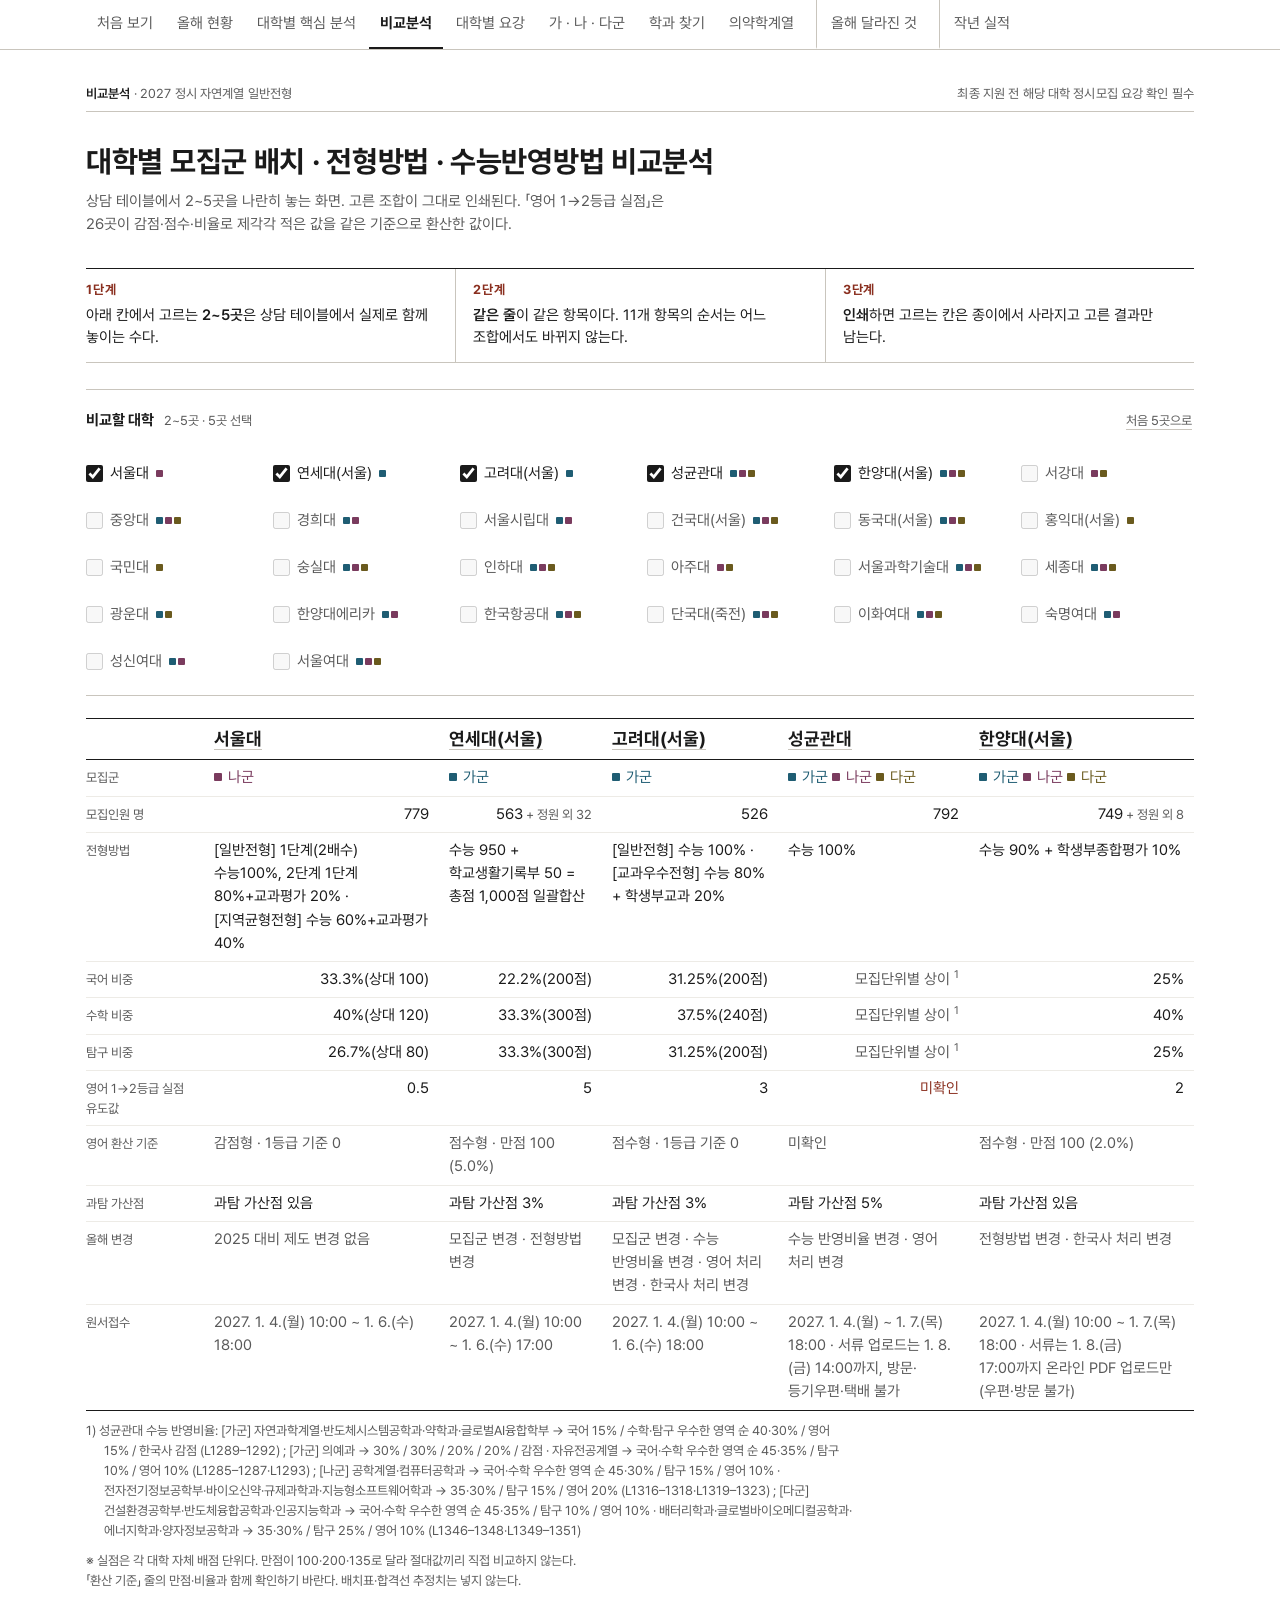
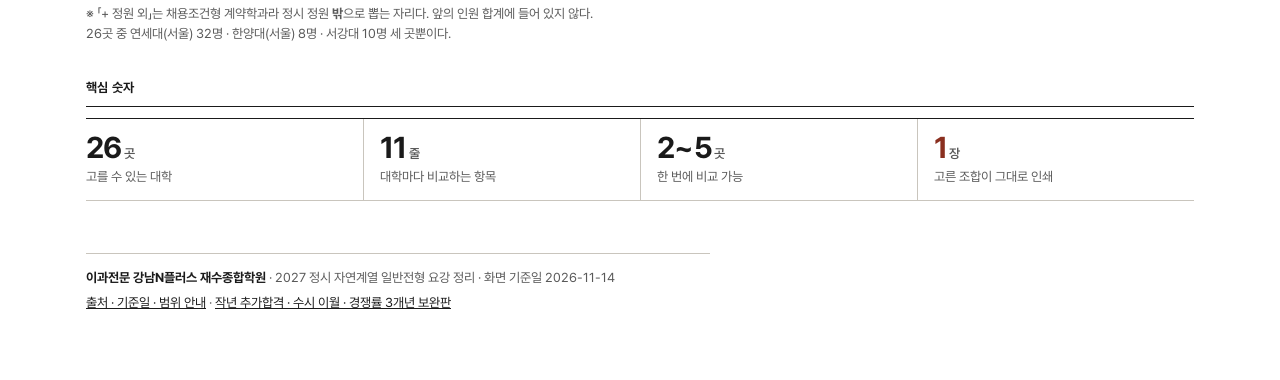
<file: compare/index.html>
<!doctype html><html lang="ko"><head><meta charset="utf-8">
<meta name="viewport" content="width=device-width,initial-scale=1">
<title>비교분석 · 2027 정시 자연계열 일반전형</title>
<meta name="description" content="2027 정시 자연계열 일반전형 — 26곳 중 2~5곳을 골라 같은 축에 놓고 비교. 영어 실점은 유도값">
<meta name="robots" content="noindex,nofollow,noarchive">

<link rel="icon" href="data:image/svg+xml,<svg%20xmlns='http://www.w3.org/2000/svg'%20viewBox='0%200%2016%2016'><rect%20width='16'%20height='16'%20fill='%23F7F6F3'/><rect%20x='1'%20y='3'%20width='4'%20height='10'%20fill='%231F5D73'/><rect%20x='6'%20y='3'%20width='4'%20height='10'%20fill='%237A3B5E'/><rect%20x='11'%20y='3'%20width='4'%20height='10'%20fill='%236A5A1E'/></svg>">
<link rel="stylesheet" href="../site.css">
</head><body>
<nav class="gnav"><div class="gnav-in"><a class="" href="../index.html">처음 보기</a><a class="" href="../national/index.html">올해 현황</a><a class="" href="../analysis/index.html">대학별 핵심 분석</a><span class="on">비교분석</span><a class="" href="../univ/index.html">대학별 요강</a><a class="" href="../gun/index.html">가 · 나 · 다군</a><a class="" href="../units/index.html">학과 찾기</a><a class="" href="../medical/index.html">의약학계열</a><a class="sep" href="../changes/index.html">올해 달라진 것</a><a class="sep" href="../plus/index.html">작년 실적</a></div></nav>
<script>/* 내비가 어떤 이유로든 가로로 넘칠 때만(scrollWidth>clientWidth) 현재 칸을
가운데로 끌어온다. 좁은 화면에서는 두 줄로 접으므로 평소엔 아무 일도 하지 않는다.
칸이 더 늘어 한 줄에 안 들어가는 날의 안전장치로 남겨 둔다. 쪽 세로 위치는 건드리지
않으므로 scrollIntoView 는 쓰지 않는다. */
(function(){var g=document.querySelector('.gnav-in'),o=g&&g.querySelector('.on');
if(g&&o&&g.scrollWidth>g.clientWidth)
g.scrollLeft=o.offsetLeft-(g.clientWidth-o.offsetWidth)/2})();</script>
<div class="wrap">
<div class="runhead"><span><b>비교분석</b> · 2027 정시 자연계열 일반전형</span><span>최종 지원 전 해당 대학 정시모집 요강 확인 필수</span></div>
<h1>대학별 모집군 배치 · 전형방법 · 수능반영방법 비교분석</h1>
<p class="lede">상담 테이블에서 2~5곳을 나란히 놓는 화면. 고른 조합이 그대로 인쇄된다.
「영어 1→2등급 실점」은 26곳이 감점·점수·비율로 제각각 적은 값을 같은 기준으로 환산한 값이다.</p>
<div class="lead"><div class="st"><div class="no">1단계</div><div class="tx">아래 칸에서 고르는 <b>2~5곳</b>은 상담 테이블에서 실제로 함께 놓이는 수다.</div></div><div class="st"><div class="no">2단계</div><div class="tx"><b>같은 줄</b>이 같은 항목이다. 11개 항목의 순서는 어느 조합에서도 바뀌지 않는다.</div></div><div class="st"><div class="no">3단계</div><div class="tx"><b>인쇄</b>하면 고르는 칸은 종이에서 사라지고 고른 결과만 남는다.</div></div></div>

<div class="pick">
<div class="pickhead"><b>비교할 대학</b>
<span class="mini">2~5곳 · <span id="pn">5</span>곳 선택</span>
<button type="button" id="pr" class="plain"><span>처음 5곳으로</span></button></div>
<div class="pickgrid"><label><input type="checkbox" class="pk" value="서울대" checked>서울대<span class="pg"><i class="chip c1"></i></span></label><label><input type="checkbox" class="pk" value="연세대(서울)" checked>연세대(서울)<span class="pg"><i class="chip c0"></i></span></label><label><input type="checkbox" class="pk" value="고려대(서울)" checked>고려대(서울)<span class="pg"><i class="chip c0"></i></span></label><label><input type="checkbox" class="pk" value="성균관대" checked>성균관대<span class="pg"><i class="chip c0"></i><i class="chip c1"></i><i class="chip c2"></i></span></label><label><input type="checkbox" class="pk" value="한양대(서울)" checked>한양대(서울)<span class="pg"><i class="chip c0"></i><i class="chip c1"></i><i class="chip c2"></i></span></label><label><input type="checkbox" class="pk" value="서강대">서강대<span class="pg"><i class="chip c1"></i><i class="chip c2"></i></span></label><label><input type="checkbox" class="pk" value="중앙대">중앙대<span class="pg"><i class="chip c0"></i><i class="chip c1"></i><i class="chip c2"></i></span></label><label><input type="checkbox" class="pk" value="경희대">경희대<span class="pg"><i class="chip c0"></i><i class="chip c1"></i></span></label><label><input type="checkbox" class="pk" value="서울시립대">서울시립대<span class="pg"><i class="chip c0"></i><i class="chip c1"></i></span></label><label><input type="checkbox" class="pk" value="건국대(서울)">건국대(서울)<span class="pg"><i class="chip c0"></i><i class="chip c1"></i><i class="chip c2"></i></span></label><label><input type="checkbox" class="pk" value="동국대(서울)">동국대(서울)<span class="pg"><i class="chip c0"></i><i class="chip c1"></i><i class="chip c2"></i></span></label><label><input type="checkbox" class="pk" value="홍익대(서울)">홍익대(서울)<span class="pg"><i class="chip c2"></i></span></label><label><input type="checkbox" class="pk" value="국민대">국민대<span class="pg"><i class="chip c2"></i></span></label><label><input type="checkbox" class="pk" value="숭실대">숭실대<span class="pg"><i class="chip c0"></i><i class="chip c1"></i><i class="chip c2"></i></span></label><label><input type="checkbox" class="pk" value="인하대">인하대<span class="pg"><i class="chip c0"></i><i class="chip c1"></i><i class="chip c2"></i></span></label><label><input type="checkbox" class="pk" value="아주대">아주대<span class="pg"><i class="chip c1"></i><i class="chip c2"></i></span></label><label><input type="checkbox" class="pk" value="서울과학기술대">서울과학기술대<span class="pg"><i class="chip c0"></i><i class="chip c1"></i><i class="chip c2"></i></span></label><label><input type="checkbox" class="pk" value="세종대">세종대<span class="pg"><i class="chip c0"></i><i class="chip c1"></i><i class="chip c2"></i></span></label><label><input type="checkbox" class="pk" value="광운대">광운대<span class="pg"><i class="chip c0"></i><i class="chip c2"></i></span></label><label><input type="checkbox" class="pk" value="한양대에리카">한양대에리카<span class="pg"><i class="chip c0"></i><i class="chip c1"></i></span></label><label><input type="checkbox" class="pk" value="한국항공대">한국항공대<span class="pg"><i class="chip c0"></i><i class="chip c1"></i><i class="chip c2"></i></span></label><label><input type="checkbox" class="pk" value="단국대(죽전)">단국대(죽전)<span class="pg"><i class="chip c0"></i><i class="chip c1"></i><i class="chip c2"></i></span></label><label><input type="checkbox" class="pk" value="이화여대">이화여대<span class="pg"><i class="chip c0"></i><i class="chip c1"></i><i class="chip c2"></i></span></label><label><input type="checkbox" class="pk" value="숙명여대">숙명여대<span class="pg"><i class="chip c0"></i><i class="chip c1"></i></span></label><label><input type="checkbox" class="pk" value="성신여대">성신여대<span class="pg"><i class="chip c0"></i><i class="chip c1"></i></span></label><label><input type="checkbox" class="pk" value="서울여대">서울여대<span class="pg"><i class="chip c0"></i><i class="chip c1"></i><i class="chip c2"></i></span></label></div></div>

<div class="scroll"><table class="cmp"><thead><tr id="ch"><th class="lab"></th><th class="u"><a class="ul" href="../univ/index.html#01-서울대">서울대</a></th><th class="u"><a class="ul" href="../univ/index.html#02-연세대_서울">연세대(서울)</a></th><th class="u"><a class="ul" href="../univ/index.html#03-고려대_서울">고려대(서울)</a></th><th class="u"><a class="ul" href="../univ/index.html#04-성균관대">성균관대</a></th><th class="u"><a class="ul" href="../univ/index.html#05-한양대_서울">한양대(서울)</a></th></tr></thead>
<tbody id="cb"><tr><td class="lab">모집군</td><td><span class="g1"><span class="chip c1"></span>나군</span></td><td><span class="g0"><span class="chip c0"></span>가군</span></td><td><span class="g0"><span class="chip c0"></span>가군</span></td><td><span class="g0"><span class="chip c0"></span>가군</span> <span class="g1"><span class="chip c1"></span>나군</span> <span class="g2"><span class="chip c2"></span>다군</span></td><td><span class="g0"><span class="chip c0"></span>가군</span> <span class="g1"><span class="chip c1"></span>나군</span> <span class="g2"><span class="chip c2"></span>다군</span></td></tr><tr><td class="lab">모집인원 <span class="mini">명</span></td><td class="num">779</td><td class="num">563<span class="mini"> + 정원 외 32</span></td><td class="num">526</td><td class="num">792</td><td class="num">749<span class="mini"> + 정원 외 8</span></td></tr><tr><td class="lab">전형방법</td><td>[일반전형] 1단계(2배수) 수능100%, 2단계 1단계 80%+교과평가 20% · [지역균형전형] 수능 60%+교과평가 40%</td><td>수능 950 + 학교생활기록부 50 = 총점 1,000점 일괄합산</td><td>[일반전형] 수능 100% · [교과우수전형] 수능 80% + 학생부교과 20%</td><td>수능 100%</td><td>수능 90% + 학생부종합평가 10%</td></tr><tr><td class="lab">국어 비중</td><td class="num">33.3%(상대 100)</td><td class="num">22.2%(200점)</td><td class="num">31.25%(200점)</td><td class="num sub">모집단위별 상이 <sup>1</sup></td><td class="num">25%</td></tr><tr><td class="lab">수학 비중</td><td class="num">40%(상대 120)</td><td class="num">33.3%(300점)</td><td class="num">37.5%(240점)</td><td class="num sub">모집단위별 상이 <sup>1</sup></td><td class="num">40%</td></tr><tr><td class="lab">탐구 비중</td><td class="num">26.7%(상대 80)</td><td class="num">33.3%(300점)</td><td class="num">31.25%(200점)</td><td class="num sub">모집단위별 상이 <sup>1</sup></td><td class="num">25%</td></tr><tr><td class="lab">영어 1→2등급 실점 <span class="mini">유도값</span></td><td class="num">0.5</td><td class="num">5</td><td class="num">3</td><td class="num warn">미확인</td><td class="num">2</td></tr><tr><td class="lab">영어 환산 기준</td><td class="mini">감점형 · 1등급 기준 0</td><td class="mini">점수형 · 만점 100 (5.0%)</td><td class="mini">점수형 · 1등급 기준 0</td><td class="mini">미확인</td><td class="mini">점수형 · 만점 100 (2.0%)</td></tr><tr><td class="lab">과탐 가산점</td><td>과탐 가산점 있음</td><td>과탐 가산점 3%</td><td>과탐 가산점 3%</td><td>과탐 가산점 5%</td><td>과탐 가산점 있음</td></tr><tr><td class="lab">올해 변경</td><td class="mini">2025 대비 제도 변경 없음</td><td class="mini">모집군 변경 · 전형방법 변경</td><td class="mini">모집군 변경 · 수능 반영비율 변경 · 영어 처리 변경 · 한국사 처리 변경</td><td class="mini">수능 반영비율 변경 · 영어 처리 변경</td><td class="mini">전형방법 변경 · 한국사 처리 변경</td></tr><tr><td class="lab">원서접수</td><td class="mini">2027. 1. 4.(월) 10:00 ~ 1. 6.(수) 18:00</td><td class="mini">2027. 1. 4.(월) 10:00 ~ 1. 6.(수) 17:00</td><td class="mini">2027. 1. 4.(월) 10:00 ~ 1. 6.(수) 18:00</td><td class="mini">2027. 1. 4.(월) ~ 1. 7.(목) 18:00 · 서류 업로드는 1. 8.(금) 14:00까지, 방문·등기우편·택배 불가</td><td class="mini">2027. 1. 4.(월) 10:00 ~ 1. 7.(목) 18:00 · 서류는 1. 8.(금) 17:00까지 온라인 PDF 업로드만(우편·방문 불가)</td></tr></tbody></table></div>
<ul class="fn" id="cf"><li>1) 성균관대 수능 반영비율: [가군] 자연과학계열·반도체시스템공학과·약학과·글로벌AI융합학부 → 국어 15% / 수학·탐구 우수한 영역 순 40·30% / 영어 15% / 한국사 감점 (L1289–1292) ; [가군] 의예과 → 30% / 30% / 20% / 20% / 감점 · 자유전공계열 → 국어·수학 우수한 영역 순 45·35% / 탐구 10% / 영어 10% (L1285–1287·L1293) ; [나군] 공학계열·컴퓨터공학과 → 국어·수학 우수한 영역 순 45·30% / 탐구 15% / 영어 10% · 전자전기정보공학부·바이오신약·규제과학과·지능형소프트웨어학과 → 35·30% / 탐구 15% / 영어 20% (L1316–1318·L1319–1323) ; [다군] 건설환경공학부·반도체융합공학과·인공지능학과 → 국어·수학 우수한 영역 순 45·35% / 탐구 10% / 영어 10% · 배터리학과·글로벌바이오메디컬공학과·에너지학과·양자정보공학과 → 35·30% / 탐구 25% / 영어 10% (L1346–1348·L1349–1351)</li></ul>
<p class="note">※ 실점은 각 대학 자체 배점 단위다. 만점이 100·200·135로 달라 절대값끼리 직접 비교하지 않는다.
「환산 기준」 줄의 만점·비율과 함께 확인하기 바란다. 배치표·합격선 추정치는 넣지 않는다.</p>
<p class="note">※ 「+ 정원 외」는 채용조건형 계약학과라 정시 정원 <b>밖</b>으로 뽑는 자리다.
앞의 인원 합계에 들어 있지 않다. 26곳 중 연세대(서울) 32명 · 한양대(서울) 8명 · 서강대 10명 세 곳뿐이다.</p>

<div class="secthead gap">핵심 숫자</div>
<div class="kpi"><div><div class="n">26<em>곳</em></div><div class="k">고를 수 있는 대학</div></div><div><div class="n">11<em>줄</em></div><div class="k">대학마다 비교하는 항목</div></div><div><div class="n">2~5<em>곳</em></div><div class="k">한 번에 비교 가능</div></div><div class="hot"><div class="n">1<em>장</em></div><div class="k">고른 조합이 그대로 인쇄</div></div></div>
<footer class="foot"><p><b>이과전문 강남N플러스 재수종합학원</b> · 2027 정시 자연계열 일반전형 요강 정리 · 화면 기준일 2026-11-14</p><p><a href="../index.html#notice">출처 · 기준일 · 범위 안내</a> · <a href="../plus/index.html">작년 추가합격 · 수시 이월 · 경쟁률 3개년 보완판</a></p></footer>
</div><script>
var CMP={"서울대":{"h":"<th class=\"u\"><a class=\"ul\" href=\"../univ/index.html#01-서울대\">서울대<\/a><\/th>","c":["<td><span class=\"g1\"><span class=\"chip c1\"><\/span>나군<\/span><\/td>","<td class=\"num\">779<\/td>","<td>[일반전형] 1단계(2배수) 수능100%, 2단계 1단계 80%+교과평가 20% · [지역균형전형] 수능 60%+교과평가 40%<\/td>","<td class=\"num\">33.3%(상대 100)<\/td>","<td class=\"num\">40%(상대 120)<\/td>","<td class=\"num\">26.7%(상대 80)<\/td>","<td class=\"num\">0.5<\/td>","<td class=\"mini\">감점형 · 1등급 기준 0<\/td>","<td>과탐 가산점 있음<\/td>","<td class=\"mini\">2025 대비 제도 변경 없음<\/td>","<td class=\"mini\">2027. 1. 4.(월) 10:00 ~ 1. 6.(수) 18:00<\/td>"],"f":null},"연세대(서울)":{"h":"<th class=\"u\"><a class=\"ul\" href=\"../univ/index.html#02-연세대_서울\">연세대(서울)<\/a><\/th>","c":["<td><span class=\"g0\"><span class=\"chip c0\"><\/span>가군<\/span><\/td>","<td class=\"num\">563<span class=\"mini\"> + 정원 외 32<\/span><\/td>","<td>수능 950 + 학교생활기록부 50 = 총점 1,000점 일괄합산<\/td>","<td class=\"num\">22.2%(200점)<\/td>","<td class=\"num\">33.3%(300점)<\/td>","<td class=\"num\">33.3%(300점)<\/td>","<td class=\"num\">5<\/td>","<td class=\"mini\">점수형 · 만점 100 (5.0%)<\/td>","<td>과탐 가산점 3%<\/td>","<td class=\"mini\">모집군 변경 · 전형방법 변경<\/td>","<td class=\"mini\">2027. 1. 4.(월) 10:00 ~ 1. 6.(수) 17:00<\/td>"],"f":null},"고려대(서울)":{"h":"<th class=\"u\"><a class=\"ul\" href=\"../univ/index.html#03-고려대_서울\">고려대(서울)<\/a><\/th>","c":["<td><span class=\"g0\"><span class=\"chip c0\"><\/span>가군<\/span><\/td>","<td class=\"num\">526<\/td>","<td>[일반전형] 수능 100% · [교과우수전형] 수능 80% + 학생부교과 20%<\/td>","<td class=\"num\">31.25%(200점)<\/td>","<td class=\"num\">37.5%(240점)<\/td>","<td class=\"num\">31.25%(200점)<\/td>","<td class=\"num\">3<\/td>","<td class=\"mini\">점수형 · 1등급 기준 0<\/td>","<td>과탐 가산점 3%<\/td>","<td class=\"mini\">모집군 변경 · 수능 반영비율 변경 · 영어 처리 변경 · 한국사 처리 변경<\/td>","<td class=\"mini\">2027. 1. 4.(월) 10:00 ~ 1. 6.(수) 18:00<\/td>"],"f":null},"성균관대":{"h":"<th class=\"u\"><a class=\"ul\" href=\"../univ/index.html#04-성균관대\">성균관대<\/a><\/th>","c":["<td><span class=\"g0\"><span class=\"chip c0\"><\/span>가군<\/span> <span class=\"g1\"><span class=\"chip c1\"><\/span>나군<\/span> <span class=\"g2\"><span class=\"chip c2\"><\/span>다군<\/span><\/td>","<td class=\"num\">792<\/td>","<td>수능 100%<\/td>","<td class=\"num sub\">모집단위별 상이 <sup>@@FN@@<\/sup><\/td>","<td class=\"num sub\">모집단위별 상이 <sup>@@FN@@<\/sup><\/td>","<td class=\"num sub\">모집단위별 상이 <sup>@@FN@@<\/sup><\/td>","<td class=\"num warn\">미확인<\/td>","<td class=\"mini\">미확인<\/td>","<td>과탐 가산점 5%<\/td>","<td class=\"mini\">수능 반영비율 변경 · 영어 처리 변경<\/td>","<td class=\"mini\">2027. 1. 4.(월) ~ 1. 7.(목) 18:00 · 서류 업로드는 1. 8.(금) 14:00까지, 방문·등기우편·택배 불가<\/td>"],"f":"성균관대 수능 반영비율: [가군] 자연과학계열·반도체시스템공학과·약학과·글로벌AI융합학부 → 국어 15% / 수학·탐구 우수한 영역 순 40·30% / 영어 15% / 한국사 감점 (L1289–1292) ; [가군] 의예과 → 30% / 30% / 20% / 20% / 감점 · 자유전공계열 → 국어·수학 우수한 영역 순 45·35% / 탐구 10% / 영어 10% (L1285–1287·L1293) ; [나군] 공학계열·컴퓨터공학과 → 국어·수학 우수한 영역 순 45·30% / 탐구 15% / 영어 10% · 전자전기정보공학부·바이오신약·규제과학과·지능형소프트웨어학과 → 35·30% / 탐구 15% / 영어 20% (L1316–1318·L1319–1323) ; [다군] 건설환경공학부·반도체융합공학과·인공지능학과 → 국어·수학 우수한 영역 순 45·35% / 탐구 10% / 영어 10% · 배터리학과·글로벌바이오메디컬공학과·에너지학과·양자정보공학과 → 35·30% / 탐구 25% / 영어 10% (L1346–1348·L1349–1351)"},"한양대(서울)":{"h":"<th class=\"u\"><a class=\"ul\" href=\"../univ/index.html#05-한양대_서울\">한양대(서울)<\/a><\/th>","c":["<td><span class=\"g0\"><span class=\"chip c0\"><\/span>가군<\/span> <span class=\"g1\"><span class=\"chip c1\"><\/span>나군<\/span> <span class=\"g2\"><span class=\"chip c2\"><\/span>다군<\/span><\/td>","<td class=\"num\">749<span class=\"mini\"> + 정원 외 8<\/span><\/td>","<td>수능 90% + 학생부종합평가 10%<\/td>","<td class=\"num\">25%<\/td>","<td class=\"num\">40%<\/td>","<td class=\"num\">25%<\/td>","<td class=\"num\">2<\/td>","<td class=\"mini\">점수형 · 만점 100 (2.0%)<\/td>","<td>과탐 가산점 있음<\/td>","<td class=\"mini\">전형방법 변경 · 한국사 처리 변경<\/td>","<td class=\"mini\">2027. 1. 4.(월) 10:00 ~ 1. 7.(목) 18:00 · 서류는 1. 8.(금) 17:00까지 온라인 PDF 업로드만(우편·방문 불가)<\/td>"],"f":null},"서강대":{"h":"<th class=\"u\"><a class=\"ul\" href=\"../univ/index.html#06-서강대\">서강대<\/a><\/th>","c":["<td><span class=\"g1\"><span class=\"chip c1\"><\/span>나군<\/span> <span class=\"g2\"><span class=\"chip c2\"><\/span>다군<\/span><\/td>","<td class=\"num\">293<span class=\"mini\"> + 정원 외 10<\/span><\/td>","<td>수능 100%<\/td>","<td class=\"num sub\">모집단위별 상이 <sup>@@FN@@<\/sup><\/td>","<td class=\"num\">43.3%(1.3)<\/td>","<td class=\"num\">20.0%(0.6)<\/td>","<td class=\"num\">0.5<\/td>","<td class=\"mini\">가산점형 · 만점 100 (0.5%)<\/td>","<td>과탐 가산점 있음<\/td>","<td class=\"mini\">수능 반영비율 변경 · 영어 처리 변경<\/td>","<td class=\"mini\">2027. 1. 4.(월) 10:00 ~ 1. 7.(목) 18:00 (기간 내 24시간) · 서류는 1. 11.(월) 17:00까지 온라인 업로드만(우편·방문 불가)<\/td>"],"f":"서강대 수능 반영비율: [A형] 36.7%(가중치 1.1) / 43.3%(1.3) / 20.0%(0.6) / 가산점 / 가산점 (L1703) ; [B형] 43.3%(1.3) / 36.7%(1.1) / 20.0%(0.6) / 가산점 / 가산점 (L1705)"},"중앙대":{"h":"<th class=\"u\"><a class=\"ul\" href=\"../univ/index.html#07-중앙대\">중앙대<\/a><\/th>","c":["<td><span class=\"g0\"><span class=\"chip c0\"><\/span>가군<\/span> <span class=\"g1\"><span class=\"chip c1\"><\/span>나군<\/span> <span class=\"g2\"><span class=\"chip c2\"><\/span>다군<\/span><\/td>","<td class=\"num\">894<\/td>","<td>수능 90% + 비교과(출결) 10%<\/td>","<td class=\"num\">30%<\/td>","<td class=\"num\">35%<\/td>","<td class=\"num\">35%<\/td>","<td class=\"num\">2<\/td>","<td class=\"mini\">가산점형 · 만점 100 (2.0%)<\/td>","<td>과탐 가산점 5%<\/td>","<td class=\"mini\">전형방법 변경<\/td>","<td class=\"mini\">2027. 1. 4.(월) 10시 ∼ 1. 7.(목) 18시 · 서류는 1. 8.(금) 16시까지 온라인 업로드만(우편·방문 불가, 50MB 이내 PDF 1개 파일)<\/td>"],"f":null},"경희대":{"h":"<th class=\"u\"><a class=\"ul\" href=\"../univ/index.html#08-경희대\">경희대<\/a><\/th>","c":["<td><span class=\"g0\"><span class=\"chip c0\"><\/span>가군<\/span> <span class=\"g1\"><span class=\"chip c1\"><\/span>나군<\/span><\/td>","<td class=\"num\">1,095<\/td>","<td>수능 100%<\/td>","<td class=\"num\">25%<\/td>","<td class=\"num\">40%<\/td>","<td class=\"num\">35%<\/td>","<td class=\"num\">0<\/td>","<td class=\"mini\">점수형 · 1·2등급 동점<\/td>","<td>과탐 가산점 있음<\/td>","<td class=\"mini\">전형방법 변경 · 수능 반영비율 변경 · 영어 처리 변경 · 한국사 처리 변경<\/td>","<td class=\"mini\">2027. 1. 5(화) 10:00 ~ 1. 7(목) 18:00<\/td>"],"f":null},"서울시립대":{"h":"<th class=\"u\"><a class=\"ul\" href=\"../univ/index.html#09-서울시립대\">서울시립대<\/a><\/th>","c":["<td><span class=\"g0\"><span class=\"chip c0\"><\/span>가군<\/span> <span class=\"g1\"><span class=\"chip c1\"><\/span>나군<\/span><\/td>","<td class=\"num\">356<\/td>","<td>수능 100%<\/td>","<td class=\"num\">30%<\/td>","<td class=\"num\">40%<\/td>","<td class=\"num\">20%<\/td>","<td class=\"num\">3<\/td>","<td class=\"mini\">점수형 · 만점 100 (3.0%)<\/td>","<td>과탐 가산점 3%<\/td>","<td class=\"mini\">모집군 변경 · 전형방법 변경 · 수능 반영비율 변경 · 영어 처리 변경<\/td>","<td class=\"mini\">2027. 1. 4.(월) 10:00 ~ 1. 6.(수) 18:00<\/td>"],"f":null},"건국대(서울)":{"h":"<th class=\"u\"><a class=\"ul\" href=\"../univ/index.html#10-건국대_서울\">건국대(서울)<\/a><\/th>","c":["<td><span class=\"g0\"><span class=\"chip c0\"><\/span>가군<\/span> <span class=\"g1\"><span class=\"chip c1\"><\/span>나군<\/span> <span class=\"g2\"><span class=\"chip c2\"><\/span>다군<\/span><\/td>","<td class=\"num\">739<\/td>","<td>수능 100%<\/td>","<td class=\"num\">30%<\/td>","<td class=\"num\">40%<\/td>","<td class=\"num\">20%<\/td>","<td class=\"num\">3<\/td>","<td class=\"mini\">점수형 · 만점 200 (1.5%)<\/td>","<td>과탐 가산점 있음<\/td>","<td class=\"mini\">전형방법 변경<\/td>","<td class=\"mini\">2027. 1. 5.(화) 10:00 ~ 1. 7.(목) 17:00<\/td>"],"f":null},"동국대(서울)":{"h":"<th class=\"u\"><a class=\"ul\" href=\"../univ/index.html#11-동국대_서울\">동국대(서울)<\/a><\/th>","c":["<td><span class=\"g0\"><span class=\"chip c0\"><\/span>가군<\/span> <span class=\"g1\"><span class=\"chip c1\"><\/span>나군<\/span> <span class=\"g2\"><span class=\"chip c2\"><\/span>다군<\/span><\/td>","<td class=\"num\">581<\/td>","<td>가·나군 수능 100% / 다군 수능 90% + 학생부평가 10%<\/td>","<td class=\"num\">25%<\/td>","<td class=\"num\">35%<\/td>","<td class=\"num\">25%<\/td>","<td class=\"num\">1<\/td>","<td class=\"mini\">점수형 · 만점 200 (0.5%)<\/td>","<td>과탐 가산점 3%<\/td>","<td class=\"mini\">전형방법 변경 · 수능 반영비율 변경 · 영어 처리 변경 · 한국사 처리 변경<\/td>","<td class=\"mini\">2027. 1. 5.(화) 10:00 ~ 1. 7.(목) 17:00<\/td>"],"f":null},"홍익대(서울)":{"h":"<th class=\"u\"><a class=\"ul\" href=\"../univ/index.html#12-홍익대_서울\">홍익대(서울)<\/a><\/th>","c":["<td><span class=\"g2\"><span class=\"chip c2\"><\/span>다군<\/span><\/td>","<td class=\"num\">455<\/td>","<td>수능 100%<\/td>","<td class=\"num\">20%<\/td>","<td class=\"num\">35%<\/td>","<td class=\"num\">30%<\/td>","<td class=\"num\">5<\/td>","<td class=\"mini\">점수형 · 만점 100 (5.0%)<\/td>","<td>과탐 가산점 3%<\/td>","<td class=\"mini\">전형방법 변경 · 수능 반영비율 변경 · 한국사 처리 변경<\/td>","<td class=\"mini\">2027. 1. 4.(월) 10:00 ~ 1. 7.(목) 18:00<\/td>"],"f":null},"국민대":{"h":"<th class=\"u\"><a class=\"ul\" href=\"../univ/index.html#13-국민대\">국민대<\/a><\/th>","c":["<td><span class=\"g2\"><span class=\"chip c2\"><\/span>다군<\/span><\/td>","<td class=\"num\">384<\/td>","<td>수능 100%<\/td>","<td class=\"num\">30%(300점)<\/td>","<td class=\"num\">40%(400점)<\/td>","<td class=\"num\">20%(200점)<\/td>","<td class=\"num\">2<\/td>","<td class=\"mini\">점수형 · 만점 100 (2.0%)<\/td>","<td>과탐 가산점 5%<\/td>","<td class=\"mini\">모집군 변경 · 전형방법 변경 · 수능 반영비율 변경<\/td>","<td class=\"mini\">2027. 1. 4.(월) 10:00 ~ 1. 7.(목) 18:00<\/td>"],"f":null},"숭실대":{"h":"<th class=\"u\"><a class=\"ul\" href=\"../univ/index.html#14-숭실대\">숭실대<\/a><\/th>","c":["<td><span class=\"g0\"><span class=\"chip c0\"><\/span>가군<\/span> <span class=\"g1\"><span class=\"chip c1\"><\/span>나군<\/span> <span class=\"g2\"><span class=\"chip c2\"><\/span>다군<\/span><\/td>","<td class=\"num\">647<\/td>","<td>수능 100%<\/td>","<td class=\"num\">20%<\/td>","<td class=\"num\">35%<\/td>","<td class=\"num sub\">모집단위별 상이 <sup>@@FN@@<\/sup><\/td>","<td class=\"num\">0<\/td>","<td class=\"mini\">점수형 · 1·2등급 동점<\/td>","<td>과탐 가산점 3%<\/td>","<td class=\"mini\">전형방법 변경 · 수능 반영비율 변경 · 영어 처리 변경 · 한국사 처리 변경<\/td>","<td class=\"mini\">2027. 1. 4.(월) 10:00 ~ 1. 7.(목) 18:00<\/td>"],"f":"숭실대 수능 반영비율: 20% / 35% / 15% / 15%＋15% / 감점 (L818·L827·L829)"},"인하대":{"h":"<th class=\"u\"><a class=\"ul\" href=\"../univ/index.html#15-인하대\">인하대<\/a><\/th>","c":["<td><span class=\"g0\"><span class=\"chip c0\"><\/span>가군<\/span> <span class=\"g1\"><span class=\"chip c1\"><\/span>나군<\/span> <span class=\"g2\"><span class=\"chip c2\"><\/span>다군<\/span><\/td>","<td class=\"num\">827<\/td>","<td>수능 100%<\/td>","<td class=\"num\">25%<\/td>","<td class=\"num\">35%<\/td>","<td class=\"num\">30%<\/td>","<td class=\"num\">2<\/td>","<td class=\"mini\">점수형 · 만점 100 (2.0%)<\/td>","<td>과탐 가산점 3%<\/td>","<td class=\"mini\">2025 대비 제도 변경 없음<\/td>","<td class=\"mini\">2027.01.04.(월) 09:00 ~ 01.07.(목) 18:00<\/td>"],"f":null},"아주대":{"h":"<th class=\"u\"><a class=\"ul\" href=\"../univ/index.html#16-아주대\">아주대<\/a><\/th>","c":["<td><span class=\"g1\"><span class=\"chip c1\"><\/span>나군<\/span> <span class=\"g2\"><span class=\"chip c2\"><\/span>다군<\/span><\/td>","<td class=\"num\">446<\/td>","<td>수능 100%<\/td>","<td class=\"num\">20%<\/td>","<td class=\"num\">35%<\/td>","<td class=\"num\">30%<\/td>","<td class=\"num\">2<\/td>","<td class=\"mini\">점수형 · 만점 100 (2.0%)<\/td>","<td>과탐 가산점 3%<\/td>","<td class=\"mini\">영어 처리 변경 · 한국사 처리 변경<\/td>","<td class=\"mini\">2027.01.04.(월) 09:00 ~ 01.07.(목) 18:00<\/td>"],"f":null},"서울과학기술대":{"h":"<th class=\"u\"><a class=\"ul\" href=\"../univ/index.html#17-서울과학기술대\">서울과학기술대<\/a><\/th>","c":["<td><span class=\"g0\"><span class=\"chip c0\"><\/span>가군<\/span> <span class=\"g1\"><span class=\"chip c1\"><\/span>나군<\/span> <span class=\"g2\"><span class=\"chip c2\"><\/span>다군<\/span><\/td>","<td class=\"num\">565<\/td>","<td>수능 100%<\/td>","<td class=\"num\">20%<\/td>","<td class=\"num\">35%<\/td>","<td class=\"num\">25%<\/td>","<td class=\"num\">3<\/td>","<td class=\"mini\">점수형 · 만점 135 (2.2%)<\/td>","<td>과탐 가산점 7%<\/td>","<td class=\"mini\">수능 반영비율 변경<\/td>","<td class=\"mini\">2027.01.04.(월) 10:00 ~ 01.07.(목) 18:00<\/td>"],"f":null},"세종대":{"h":"<th class=\"u\"><a class=\"ul\" href=\"../univ/index.html#18-세종대\">세종대<\/a><\/th>","c":["<td><span class=\"g0\"><span class=\"chip c0\"><\/span>가군<\/span> <span class=\"g1\"><span class=\"chip c1\"><\/span>나군<\/span> <span class=\"g2\"><span class=\"chip c2\"><\/span>다군<\/span><\/td>","<td class=\"num\">649<\/td>","<td>수능 100%<\/td>","<td class=\"num\">20%<\/td>","<td class=\"num\">35%<\/td>","<td class=\"num\">25%<\/td>","<td class=\"num\">5<\/td>","<td class=\"mini\">점수형 · 만점 200 (2.5%)<\/td>","<td>과탐 가산점 5%<\/td>","<td class=\"mini\">영어 처리 변경<\/td>","<td class=\"mini\">2027.01.04.(월) 10시 ~ 01.07.(목) 18시<\/td>"],"f":null},"광운대":{"h":"<th class=\"u\"><a class=\"ul\" href=\"../univ/index.html#19-광운대\">광운대<\/a><\/th>","c":["<td><span class=\"g0\"><span class=\"chip c0\"><\/span>가군<\/span> <span class=\"g2\"><span class=\"chip c2\"><\/span>다군<\/span><\/td>","<td class=\"num\">421<\/td>","<td>수능 100%<\/td>","<td class=\"num\">20%<\/td>","<td class=\"num\">35%<\/td>","<td class=\"num\">25%<\/td>","<td class=\"num\">2<\/td>","<td class=\"mini\">점수형 · 만점 200 (1.0%)<\/td>","<td>과탐 가산점 3%<\/td>","<td class=\"mini\">모집군 변경<\/td>","<td class=\"mini\">2027.01.04.(월) 10:00 ~ 01.07.(목) 17:00<\/td>"],"f":null},"한양대에리카":{"h":"<th class=\"u\"><a class=\"ul\" href=\"../univ/index.html#20-한양대에리카\">한양대에리카<\/a><\/th>","c":["<td><span class=\"g0\"><span class=\"chip c0\"><\/span>가군<\/span> <span class=\"g1\"><span class=\"chip c1\"><\/span>나군<\/span><\/td>","<td class=\"num\">549<\/td>","<td>수능 100%<\/td>","<td class=\"num\">25%<\/td>","<td class=\"num\">35%<\/td>","<td class=\"num\">25%<\/td>","<td class=\"num\">1<\/td>","<td class=\"mini\">점수형 · 만점 100 (1.0%)<\/td>","<td>과탐 가산점 3%<\/td>","<td class=\"mini\">영어 처리 변경 · 한국사 처리 변경<\/td>","<td class=\"mini\">2027.01.05.(화) 10:00 ~ 01.07.(목) 18:00<\/td>"],"f":null},"한국항공대":{"h":"<th class=\"u\"><a class=\"ul\" href=\"../univ/index.html#21-한국항공대\">한국항공대<\/a><\/th>","c":["<td><span class=\"g0\"><span class=\"chip c0\"><\/span>가군<\/span> <span class=\"g1\"><span class=\"chip c1\"><\/span>나군<\/span> <span class=\"g2\"><span class=\"chip c2\"><\/span>다군<\/span><\/td>","<td class=\"num\">193<\/td>","<td>수능 100% (단계 없는 일괄합산)<\/td>","<td class=\"num\">20%<\/td>","<td class=\"num\">35%<\/td>","<td class=\"num\">25%<\/td>","<td class=\"num\">2<\/td>","<td class=\"mini\">점수형 · 만점 136 (1.5%)<\/td>","<td>과탐 가산점 5%<\/td>","<td class=\"mini\">전형방법 변경<\/td>","<td class=\"mini\">2027. 1. 4.(월) 09:00 ~ 1. 7.(목) 18:00<\/td>"],"f":null},"단국대(죽전)":{"h":"<th class=\"u\"><a class=\"ul\" href=\"../univ/index.html#22-단국대_죽전\">단국대(죽전)<\/a><\/th>","c":["<td><span class=\"g0\"><span class=\"chip c0\"><\/span>가군<\/span> <span class=\"g1\"><span class=\"chip c1\"><\/span>나군<\/span> <span class=\"g2\"><span class=\"chip c2\"><\/span>다군<\/span><\/td>","<td class=\"num\">448<\/td>","<td>수능 100%<\/td>","<td class=\"num\">20%<\/td>","<td class=\"num\">35%<\/td>","<td class=\"num\">25%<\/td>","<td class=\"num\">2<\/td>","<td class=\"mini\">점수형 · 만점 100 (2.0%)<\/td>","<td>과탐 가산점 5%<\/td>","<td class=\"mini\">전형방법 변경 · 수능 반영비율 변경 · 한국사 처리 변경<\/td>","<td class=\"mini\">2027. 1. 4.(월) 10:00 ~ 1. 6.(수) 18:00<\/td>"],"f":null},"이화여대":{"h":"<th class=\"u\"><a class=\"ul\" href=\"../univ/index.html#23-이화여대\">이화여대<\/a><\/th>","c":["<td><span class=\"g0\"><span class=\"chip c0\"><\/span>가군<\/span> <span class=\"g1\"><span class=\"chip c1\"><\/span>나군<\/span> <span class=\"g2\"><span class=\"chip c2\"><\/span>다군<\/span><\/td>","<td class=\"num\">468<\/td>","<td>수능 100% (일괄합산), 수능 1,000점 + 한국사 10점<\/td>","<td class=\"num\">25%<\/td>","<td class=\"num\">30%<\/td>","<td class=\"num\">25%<\/td>","<td class=\"num\">2<\/td>","<td class=\"mini\">점수형 · 만점 100 (2.0%)<\/td>","<td>과탐 가산점 6%<\/td>","<td class=\"mini\">전형방법 변경 · 수능 반영비율 변경 · 한국사 처리 변경<\/td>","<td class=\"mini\">2027. 1. 4.(월) 10:00 ~ 1. 6.(수) 17:00<\/td>"],"f":null},"숙명여대":{"h":"<th class=\"u\"><a class=\"ul\" href=\"../univ/index.html#24-숙명여대\">숙명여대<\/a><\/th>","c":["<td><span class=\"g0\"><span class=\"chip c0\"><\/span>가군<\/span> <span class=\"g1\"><span class=\"chip c1\"><\/span>나군<\/span><\/td>","<td class=\"num\">541<\/td>","<td>수능 100% (일괄합산), 전형총점 1,000점<\/td>","<td class=\"num\">25%<\/td>","<td class=\"num\">35%<\/td>","<td class=\"num\">25%<\/td>","<td class=\"num\">2<\/td>","<td class=\"mini\">점수형 · 만점 100 (2.0%)<\/td>","<td>과탐 가산점 3%<\/td>","<td class=\"mini\">전형방법 변경 · 수능 반영비율 변경<\/td>","<td class=\"mini\">2027. 1. 5.(화) 10:00 ~ 1. 7.(목) 17:00<\/td>"],"f":null},"성신여대":{"h":"<th class=\"u\"><a class=\"ul\" href=\"../univ/index.html#25-성신여대\">성신여대<\/a><\/th>","c":["<td><span class=\"g0\"><span class=\"chip c0\"><\/span>가군<\/span> <span class=\"g1\"><span class=\"chip c1\"><\/span>나군<\/span><\/td>","<td class=\"num\">376<\/td>","<td>수능 100% (일괄합산), 총점 500점<\/td>","<td class=\"num\">20%<\/td>","<td class=\"num\">30%<\/td>","<td class=\"num\">30%<\/td>","<td class=\"num\">3<\/td>","<td class=\"mini\">점수형 · 만점 100 (3.0%)<\/td>","<td>과탐 가산점 10%<\/td>","<td class=\"mini\">모집군 변경 · 전형방법 변경<\/td>","<td class=\"mini\">2027. 1. 4.(월) 11:00 ~ 1. 7.(목) 18:00<\/td>"],"f":null},"서울여대":{"h":"<th class=\"u\"><a class=\"ul\" href=\"../univ/index.html#26-서울여대\">서울여대<\/a><\/th>","c":["<td><span class=\"g0\"><span class=\"chip c0\"><\/span>가군<\/span> <span class=\"g1\"><span class=\"chip c1\"><\/span>나군<\/span> <span class=\"g2\"><span class=\"chip c2\"><\/span>다군<\/span><\/td>","<td class=\"num\">246<\/td>","<td>수능 100% , 총점 400점<\/td>","<td class=\"num sub\">모집단위별 상이 <sup>@@FN@@<\/sup><\/td>","<td class=\"num\">30%<\/td>","<td class=\"num\">20%<\/td>","<td class=\"num\">3<\/td>","<td class=\"mini\">점수형 · 만점 100 (3.0%)<\/td>","<td>과탐 가산점 있음<\/td>","<td class=\"mini\">전형방법 변경 · 수능 반영비율 변경<\/td>","<td class=\"mini\">2027. 1. 4.(월) 10:00 ~ 1. 7.(목) 18:00<\/td>"],"f":"서울여대 수능 반영비율: 4개 영역 성적 우수 순 35% / 30% / 20% / 15% / 가산점 (L1028·L1030·L699·L703·L77·L78·L809·L811)"}},LAB=["모집군","모집인원","전형방법","국어 비중","수학 비중","탐구 비중","영어 1→2등급 실점","영어 환산 기준","과탐 가산점","올해 변경","원서접수"],
    LABTD="<td class=\"lab\">모집군</td><td class=\"lab\">모집인원 <span class=\"mini\">명</span></td><td class=\"lab\">전형방법</td><td class=\"lab\">국어 비중</td><td class=\"lab\">수학 비중</td><td class=\"lab\">탐구 비중</td><td class=\"lab\">영어 1→2등급 실점 <span class=\"mini\">유도값</span></td><td class=\"lab\">영어 환산 기준</td><td class=\"lab\">과탐 가산점</td><td class=\"lab\">올해 변경</td><td class=\"lab\">원서접수</td>",DEF=["서울대", "연세대(서울)", "고려대(서울)", "성균관대", "한양대(서울)"],
    MIN=2,MAX=5,BOX=[].slice.call(document.querySelectorAll('.pk'));
function sel(){return BOX.filter(function(b){return b.checked}).map(function(b){return b.value})}
function draw(){
 var s=sel(),labs=LABTD.split('</td>').slice(0,LAB.length),n=0,fn=[],fnum={};
 s.forEach(function(u){if(CMP[u].f){n++;fnum[u]=n;fn.push(n+') '+CMP[u].f)}});
 document.getElementById('ch').innerHTML='<th class="lab"></th>'
  +s.map(function(u){return CMP[u].h}).join('');
 var h='';
 for(var r=0;r<LAB.length;r++){
  h+='<tr>'+labs[r]+'</td>';
  for(var i=0;i<s.length;i++)h+=CMP[s[i]].c[r].split('@@FN@@').join(fnum[s[i]]||'');
  h+='</tr>';
 }
 document.getElementById('cb').innerHTML=h;
 document.getElementById('cf').innerHTML=fn.map(function(t){
  var d=document.createElement('li');d.textContent=t;return d.outerHTML}).join('');
 document.getElementById('pn').textContent=s.length;
 // 2곳 미만·5곳 초과로 못 가게 고르는 칸 자체를 잠근다 — 눌러보고 나서 알게 하지 않는다
 BOX.forEach(function(b){
  b.disabled=b.checked?s.length<=MIN:s.length>=MAX;
  b.parentNode.className=b.disabled?'off':''});
}
BOX.forEach(function(b){b.addEventListener('change',draw)});
document.getElementById('pr').addEventListener('click',function(){
 BOX.forEach(function(b){b.disabled=false;b.checked=DEF.indexOf(b.value)>=0});draw()});
draw();
</script></body></html>
</file>
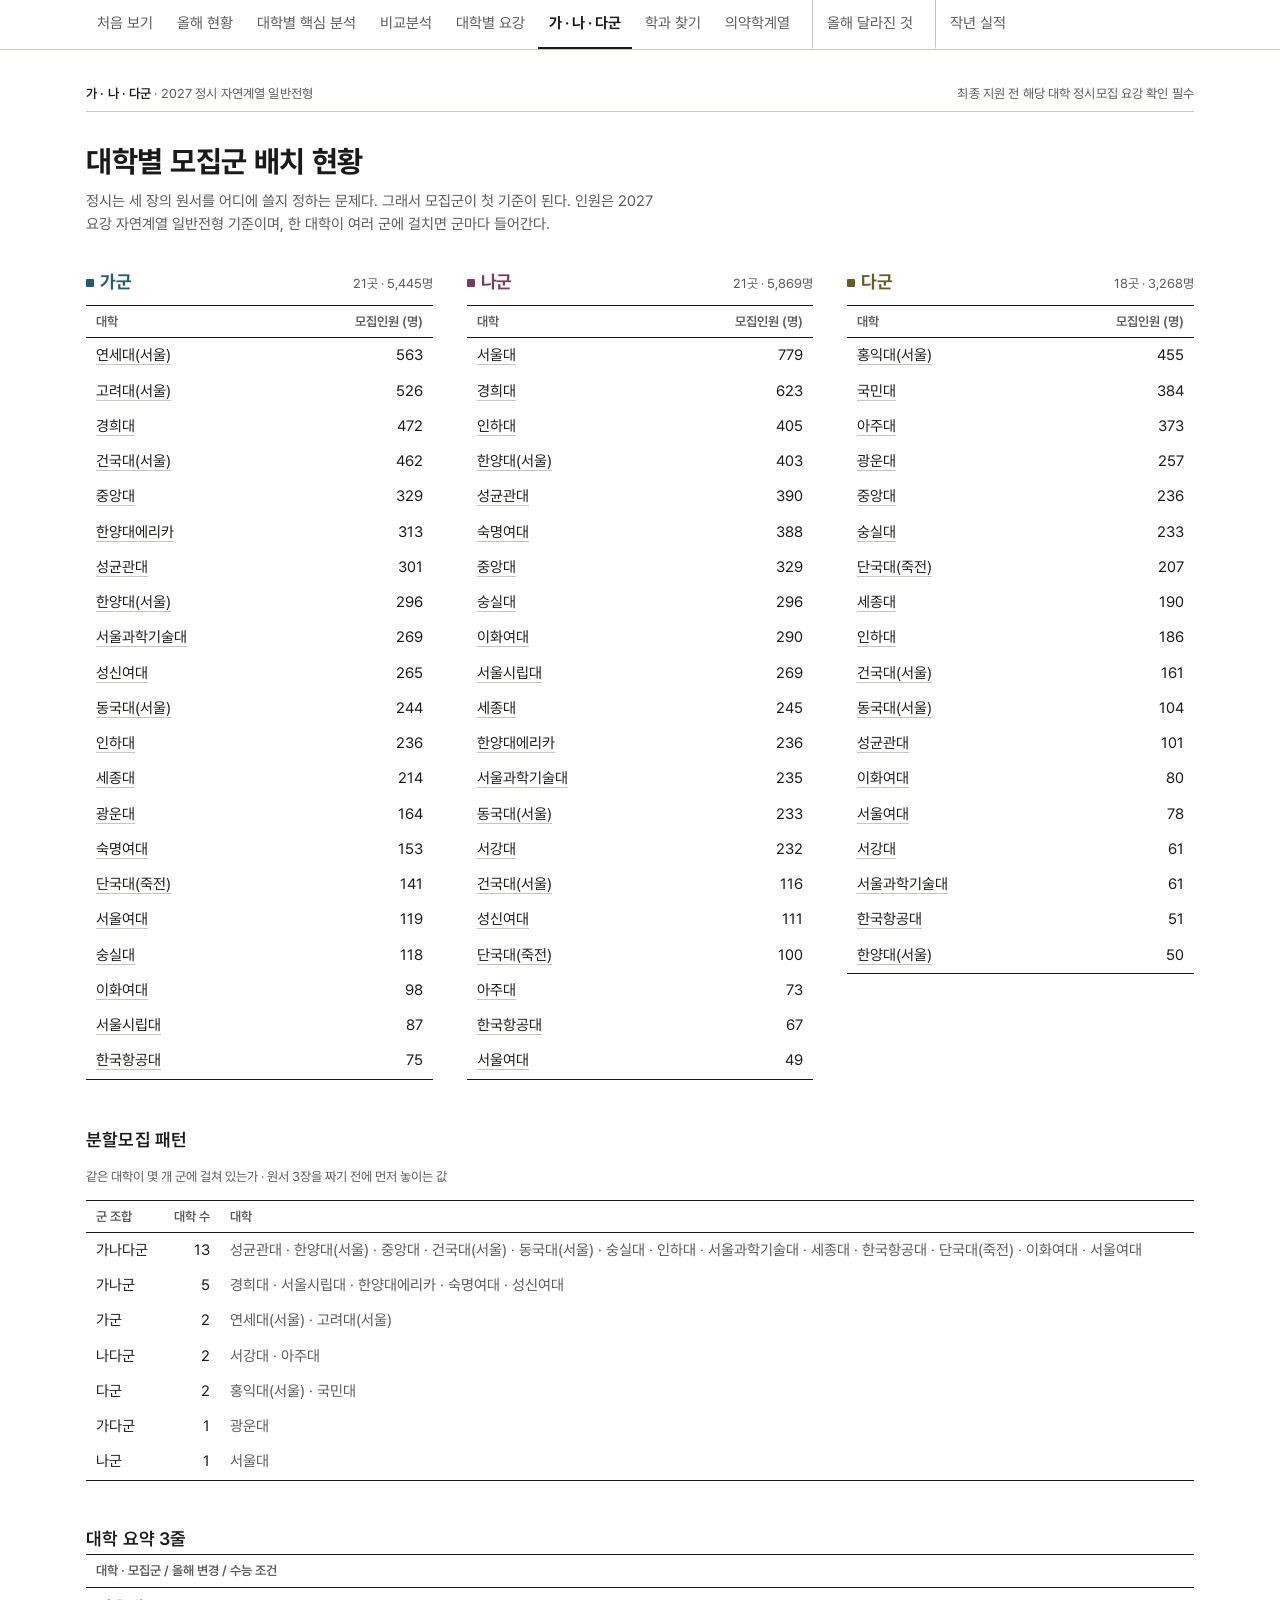
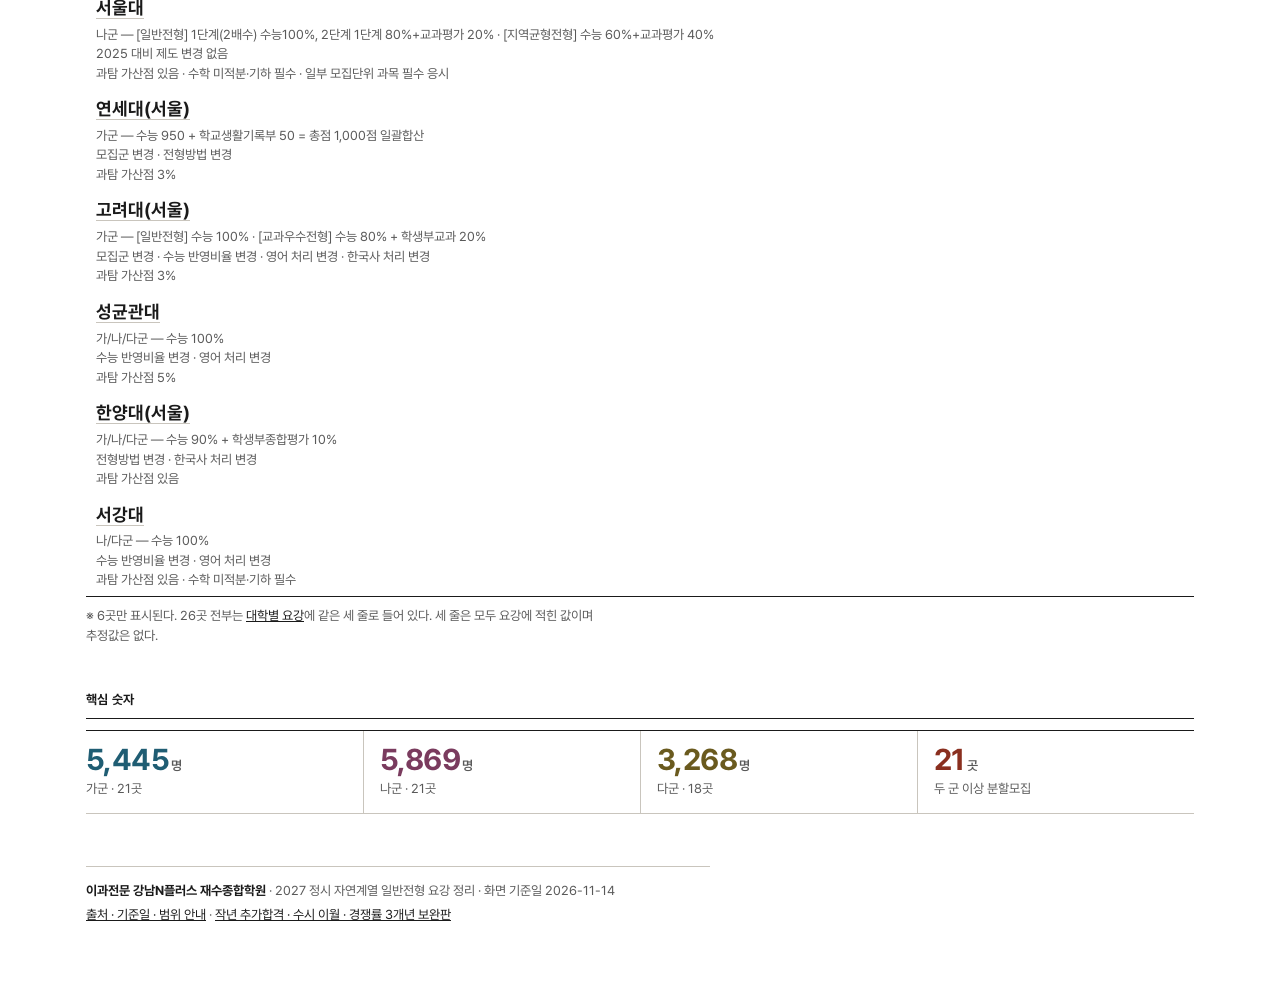
<file: gun/index.html>
<!doctype html><html lang="ko"><head><meta charset="utf-8">
<meta name="viewport" content="width=device-width,initial-scale=1">
<title>가 · 나 · 다군 · 2027 정시 자연계열 일반전형</title>
<meta name="description" content="2027 정시 자연계열 일반전형 — 가/나/다군별 대학·모집인원과 분할모집 패턴">
<meta name="robots" content="noindex,nofollow,noarchive">

<link rel="icon" href="data:image/svg+xml,<svg%20xmlns='http://www.w3.org/2000/svg'%20viewBox='0%200%2016%2016'><rect%20width='16'%20height='16'%20fill='%23F7F6F3'/><rect%20x='1'%20y='3'%20width='4'%20height='10'%20fill='%231F5D73'/><rect%20x='6'%20y='3'%20width='4'%20height='10'%20fill='%237A3B5E'/><rect%20x='11'%20y='3'%20width='4'%20height='10'%20fill='%236A5A1E'/></svg>">
<link rel="stylesheet" href="../site.css">
</head><body>
<nav class="gnav"><div class="gnav-in"><a class="" href="../index.html">처음 보기</a><a class="" href="../national/index.html">올해 현황</a><a class="" href="../analysis/index.html">대학별 핵심 분석</a><a class="" href="../compare/index.html">비교분석</a><a class="" href="../univ/index.html">대학별 요강</a><span class="on">가 · 나 · 다군</span><a class="" href="../units/index.html">학과 찾기</a><a class="" href="../medical/index.html">의약학계열</a><a class="sep" href="../changes/index.html">올해 달라진 것</a><a class="sep" href="../plus/index.html">작년 실적</a></div></nav>
<script>/* 내비가 어떤 이유로든 가로로 넘칠 때만(scrollWidth>clientWidth) 현재 칸을
가운데로 끌어온다. 좁은 화면에서는 두 줄로 접으므로 평소엔 아무 일도 하지 않는다.
칸이 더 늘어 한 줄에 안 들어가는 날의 안전장치로 남겨 둔다. 쪽 세로 위치는 건드리지
않으므로 scrollIntoView 는 쓰지 않는다. */
(function(){var g=document.querySelector('.gnav-in'),o=g&&g.querySelector('.on');
if(g&&o&&g.scrollWidth>g.clientWidth)
g.scrollLeft=o.offsetLeft-(g.clientWidth-o.offsetWidth)/2})();</script>
<div class="wrap">
<div class="runhead"><span><b>가 · 나 · 다군</b> · 2027 정시 자연계열 일반전형</span><span>최종 지원 전 해당 대학 정시모집 요강 확인 필수</span></div>
<h1>대학별 모집군 배치 현황</h1>
<p class="lede">정시는 세 장의 원서를 어디에 쓸지 정하는 문제다. 그래서 모집군이 첫 기준이 된다.
인원은 2027 요강 자연계열 일반전형 기준이며, 한 대학이 여러 군에 걸치면 군마다 들어간다.</p>
<div class="cols"><div>
<div class="gunhead">
  <span class="gunname g0"><span class="chip c0"></span>가군</span>
  <span class="gunstat">21곳 · 5,445명</span>
</div>
<div class="scroll"><table><thead><tr><th>대학</th><th class="num">모집인원 (명)</th></tr></thead>
<tbody><tr><td><a class="ul" href="../univ/index.html#02-연세대_서울">연세대(서울)</a></td><td class="num">563</td></tr><tr><td><a class="ul" href="../univ/index.html#03-고려대_서울">고려대(서울)</a></td><td class="num">526</td></tr><tr><td><a class="ul" href="../univ/index.html#08-경희대">경희대</a></td><td class="num">472</td></tr><tr><td><a class="ul" href="../univ/index.html#10-건국대_서울">건국대(서울)</a></td><td class="num">462</td></tr><tr><td><a class="ul" href="../univ/index.html#07-중앙대">중앙대</a></td><td class="num">329</td></tr><tr><td><a class="ul" href="../univ/index.html#20-한양대에리카">한양대에리카</a></td><td class="num">313</td></tr><tr><td><a class="ul" href="../univ/index.html#04-성균관대">성균관대</a></td><td class="num">301</td></tr><tr><td><a class="ul" href="../univ/index.html#05-한양대_서울">한양대(서울)</a></td><td class="num">296</td></tr><tr><td><a class="ul" href="../univ/index.html#17-서울과학기술대">서울과학기술대</a></td><td class="num">269</td></tr><tr><td><a class="ul" href="../univ/index.html#25-성신여대">성신여대</a></td><td class="num">265</td></tr><tr><td><a class="ul" href="../univ/index.html#11-동국대_서울">동국대(서울)</a></td><td class="num">244</td></tr><tr><td><a class="ul" href="../univ/index.html#15-인하대">인하대</a></td><td class="num">236</td></tr><tr><td><a class="ul" href="../univ/index.html#18-세종대">세종대</a></td><td class="num">214</td></tr><tr><td><a class="ul" href="../univ/index.html#19-광운대">광운대</a></td><td class="num">164</td></tr><tr><td><a class="ul" href="../univ/index.html#24-숙명여대">숙명여대</a></td><td class="num">153</td></tr><tr><td><a class="ul" href="../univ/index.html#22-단국대_죽전">단국대(죽전)</a></td><td class="num">141</td></tr><tr><td><a class="ul" href="../univ/index.html#26-서울여대">서울여대</a></td><td class="num">119</td></tr><tr><td><a class="ul" href="../univ/index.html#14-숭실대">숭실대</a></td><td class="num">118</td></tr><tr><td><a class="ul" href="../univ/index.html#23-이화여대">이화여대</a></td><td class="num">98</td></tr><tr><td><a class="ul" href="../univ/index.html#09-서울시립대">서울시립대</a></td><td class="num">87</td></tr><tr><td><a class="ul" href="../univ/index.html#21-한국항공대">한국항공대</a></td><td class="num">75</td></tr></tbody></table></div></div><div>
<div class="gunhead">
  <span class="gunname g1"><span class="chip c1"></span>나군</span>
  <span class="gunstat">21곳 · 5,869명</span>
</div>
<div class="scroll"><table><thead><tr><th>대학</th><th class="num">모집인원 (명)</th></tr></thead>
<tbody><tr><td><a class="ul" href="../univ/index.html#01-서울대">서울대</a></td><td class="num">779</td></tr><tr><td><a class="ul" href="../univ/index.html#08-경희대">경희대</a></td><td class="num">623</td></tr><tr><td><a class="ul" href="../univ/index.html#15-인하대">인하대</a></td><td class="num">405</td></tr><tr><td><a class="ul" href="../univ/index.html#05-한양대_서울">한양대(서울)</a></td><td class="num">403</td></tr><tr><td><a class="ul" href="../univ/index.html#04-성균관대">성균관대</a></td><td class="num">390</td></tr><tr><td><a class="ul" href="../univ/index.html#24-숙명여대">숙명여대</a></td><td class="num">388</td></tr><tr><td><a class="ul" href="../univ/index.html#07-중앙대">중앙대</a></td><td class="num">329</td></tr><tr><td><a class="ul" href="../univ/index.html#14-숭실대">숭실대</a></td><td class="num">296</td></tr><tr><td><a class="ul" href="../univ/index.html#23-이화여대">이화여대</a></td><td class="num">290</td></tr><tr><td><a class="ul" href="../univ/index.html#09-서울시립대">서울시립대</a></td><td class="num">269</td></tr><tr><td><a class="ul" href="../univ/index.html#18-세종대">세종대</a></td><td class="num">245</td></tr><tr><td><a class="ul" href="../univ/index.html#20-한양대에리카">한양대에리카</a></td><td class="num">236</td></tr><tr><td><a class="ul" href="../univ/index.html#17-서울과학기술대">서울과학기술대</a></td><td class="num">235</td></tr><tr><td><a class="ul" href="../univ/index.html#11-동국대_서울">동국대(서울)</a></td><td class="num">233</td></tr><tr><td><a class="ul" href="../univ/index.html#06-서강대">서강대</a></td><td class="num">232</td></tr><tr><td><a class="ul" href="../univ/index.html#10-건국대_서울">건국대(서울)</a></td><td class="num">116</td></tr><tr><td><a class="ul" href="../univ/index.html#25-성신여대">성신여대</a></td><td class="num">111</td></tr><tr><td><a class="ul" href="../univ/index.html#22-단국대_죽전">단국대(죽전)</a></td><td class="num">100</td></tr><tr><td><a class="ul" href="../univ/index.html#16-아주대">아주대</a></td><td class="num">73</td></tr><tr><td><a class="ul" href="../univ/index.html#21-한국항공대">한국항공대</a></td><td class="num">67</td></tr><tr><td><a class="ul" href="../univ/index.html#26-서울여대">서울여대</a></td><td class="num">49</td></tr></tbody></table></div></div><div>
<div class="gunhead">
  <span class="gunname g2"><span class="chip c2"></span>다군</span>
  <span class="gunstat">18곳 · 3,268명</span>
</div>
<div class="scroll"><table><thead><tr><th>대학</th><th class="num">모집인원 (명)</th></tr></thead>
<tbody><tr><td><a class="ul" href="../univ/index.html#12-홍익대_서울">홍익대(서울)</a></td><td class="num">455</td></tr><tr><td><a class="ul" href="../univ/index.html#13-국민대">국민대</a></td><td class="num">384</td></tr><tr><td><a class="ul" href="../univ/index.html#16-아주대">아주대</a></td><td class="num">373</td></tr><tr><td><a class="ul" href="../univ/index.html#19-광운대">광운대</a></td><td class="num">257</td></tr><tr><td><a class="ul" href="../univ/index.html#07-중앙대">중앙대</a></td><td class="num">236</td></tr><tr><td><a class="ul" href="../univ/index.html#14-숭실대">숭실대</a></td><td class="num">233</td></tr><tr><td><a class="ul" href="../univ/index.html#22-단국대_죽전">단국대(죽전)</a></td><td class="num">207</td></tr><tr><td><a class="ul" href="../univ/index.html#18-세종대">세종대</a></td><td class="num">190</td></tr><tr><td><a class="ul" href="../univ/index.html#15-인하대">인하대</a></td><td class="num">186</td></tr><tr><td><a class="ul" href="../univ/index.html#10-건국대_서울">건국대(서울)</a></td><td class="num">161</td></tr><tr><td><a class="ul" href="../univ/index.html#11-동국대_서울">동국대(서울)</a></td><td class="num">104</td></tr><tr><td><a class="ul" href="../univ/index.html#04-성균관대">성균관대</a></td><td class="num">101</td></tr><tr><td><a class="ul" href="../univ/index.html#23-이화여대">이화여대</a></td><td class="num">80</td></tr><tr><td><a class="ul" href="../univ/index.html#26-서울여대">서울여대</a></td><td class="num">78</td></tr><tr><td><a class="ul" href="../univ/index.html#06-서강대">서강대</a></td><td class="num">61</td></tr><tr><td><a class="ul" href="../univ/index.html#17-서울과학기술대">서울과학기술대</a></td><td class="num">61</td></tr><tr><td><a class="ul" href="../univ/index.html#21-한국항공대">한국항공대</a></td><td class="num">51</td></tr><tr><td><a class="ul" href="../univ/index.html#05-한양대_서울">한양대(서울)</a></td><td class="num">50</td></tr></tbody></table></div></div></div>

<div class="sect"><h2>분할모집 패턴</h2>
<p class="mini">같은 대학이 몇 개 군에 걸쳐 있는가 · 원서 3장을 짜기 전에 먼저 놓이는 값</p>
<div class="scroll"><table><thead><tr><th>군 조합</th><th class="num">대학 수</th><th>대학</th></tr></thead>
<tbody><tr><td>가나다군</td><td class="num">13</td><td class="sub">성균관대 · 한양대(서울) · 중앙대 · 건국대(서울) · 동국대(서울) · 숭실대 · 인하대 · 서울과학기술대 · 세종대 · 한국항공대 · 단국대(죽전) · 이화여대 · 서울여대</td></tr><tr><td>가나군</td><td class="num">5</td><td class="sub">경희대 · 서울시립대 · 한양대에리카 · 숙명여대 · 성신여대</td></tr><tr><td>가군</td><td class="num">2</td><td class="sub">연세대(서울) · 고려대(서울)</td></tr><tr><td>나다군</td><td class="num">2</td><td class="sub">서강대 · 아주대</td></tr><tr><td>다군</td><td class="num">2</td><td class="sub">홍익대(서울) · 국민대</td></tr><tr><td>가다군</td><td class="num">1</td><td class="sub">광운대</td></tr><tr><td>나군</td><td class="num">1</td><td class="sub">서울대</td></tr></tbody></table></div></div>

<div class="sect"><h2>대학 요약 3줄</h2>
<div class="scroll"><table><thead><tr><th>대학 · 모집군 / 올해 변경 / 수능 조건</th></tr></thead>
<tbody><tr><td><span class="big"><a class="ul" href="../univ/index.html#01-서울대">서울대</a></span><ul class="digest"><li>나군 — [일반전형] 1단계(2배수) 수능100%, 2단계 1단계 80%+교과평가 20% · [지역균형전형] 수능 60%+교과평가 40%</li><li>2025 대비 제도 변경 없음</li><li>과탐 가산점 있음 · 수학 미적분·기하 필수 · 일부 모집단위 과목 필수 응시</li></ul></td></tr><tr><td><span class="big"><a class="ul" href="../univ/index.html#02-연세대_서울">연세대(서울)</a></span><ul class="digest"><li>가군 — 수능 950 + 학교생활기록부 50 = 총점 1,000점 일괄합산</li><li>모집군 변경 · 전형방법 변경</li><li>과탐 가산점 3%</li></ul></td></tr><tr><td><span class="big"><a class="ul" href="../univ/index.html#03-고려대_서울">고려대(서울)</a></span><ul class="digest"><li>가군 — [일반전형] 수능 100% · [교과우수전형] 수능 80% + 학생부교과 20%</li><li>모집군 변경 · 수능 반영비율 변경 · 영어 처리 변경 · 한국사 처리 변경</li><li>과탐 가산점 3%</li></ul></td></tr><tr><td><span class="big"><a class="ul" href="../univ/index.html#04-성균관대">성균관대</a></span><ul class="digest"><li>가/나/다군 — 수능 100%</li><li>수능 반영비율 변경 · 영어 처리 변경</li><li>과탐 가산점 5%</li></ul></td></tr><tr><td><span class="big"><a class="ul" href="../univ/index.html#05-한양대_서울">한양대(서울)</a></span><ul class="digest"><li>가/나/다군 — 수능 90% + 학생부종합평가 10%</li><li>전형방법 변경 · 한국사 처리 변경</li><li>과탐 가산점 있음</li></ul></td></tr><tr><td><span class="big"><a class="ul" href="../univ/index.html#06-서강대">서강대</a></span><ul class="digest"><li>나/다군 — 수능 100%</li><li>수능 반영비율 변경 · 영어 처리 변경</li><li>과탐 가산점 있음 · 수학 미적분·기하 필수</li></ul></td></tr></tbody></table></div>
<p class="note">※ 6곳만 표시된다. 26곳 전부는 <a href="../univ/index.html">대학별 요강</a>에 같은 세 줄로 들어 있다.
세 줄은 모두 요강에 적힌 값이며 추정값은 없다.</p></div>

<div class="secthead gap">핵심 숫자</div>
<div class="kpi"><div class="c0"><div class="n">5,445<em>명</em></div><div class="k">가군 · 21곳</div></div><div class="c1"><div class="n">5,869<em>명</em></div><div class="k">나군 · 21곳</div></div><div class="c2"><div class="n">3,268<em>명</em></div><div class="k">다군 · 18곳</div></div><div class="hot"><div class="n">21<em>곳</em></div><div class="k">두 군 이상 분할모집</div></div></div>
<footer class="foot"><p><b>이과전문 강남N플러스 재수종합학원</b> · 2027 정시 자연계열 일반전형 요강 정리 · 화면 기준일 2026-11-14</p><p><a href="../index.html#notice">출처 · 기준일 · 범위 안내</a> · <a href="../plus/index.html">작년 추가합격 · 수시 이월 · 경쟁률 3개년 보완판</a></p></footer>
</div></body></html>
</file>
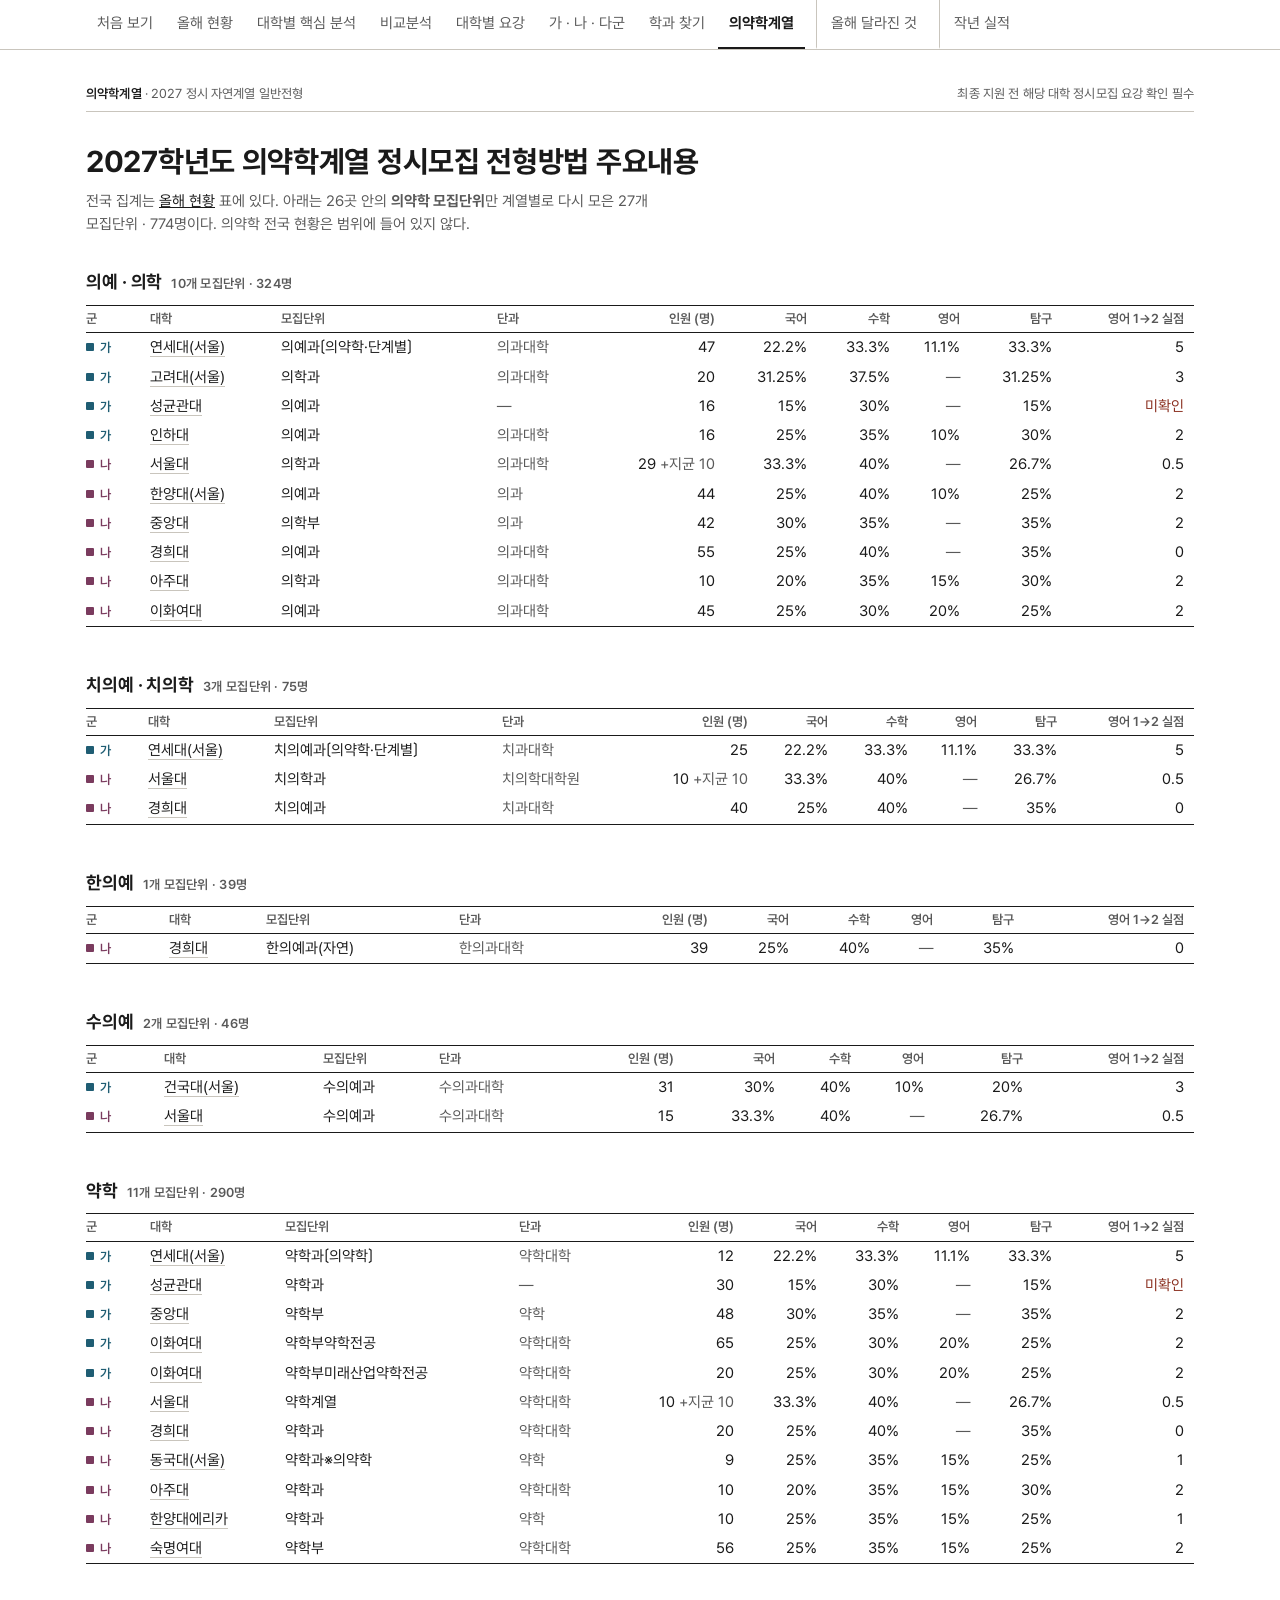
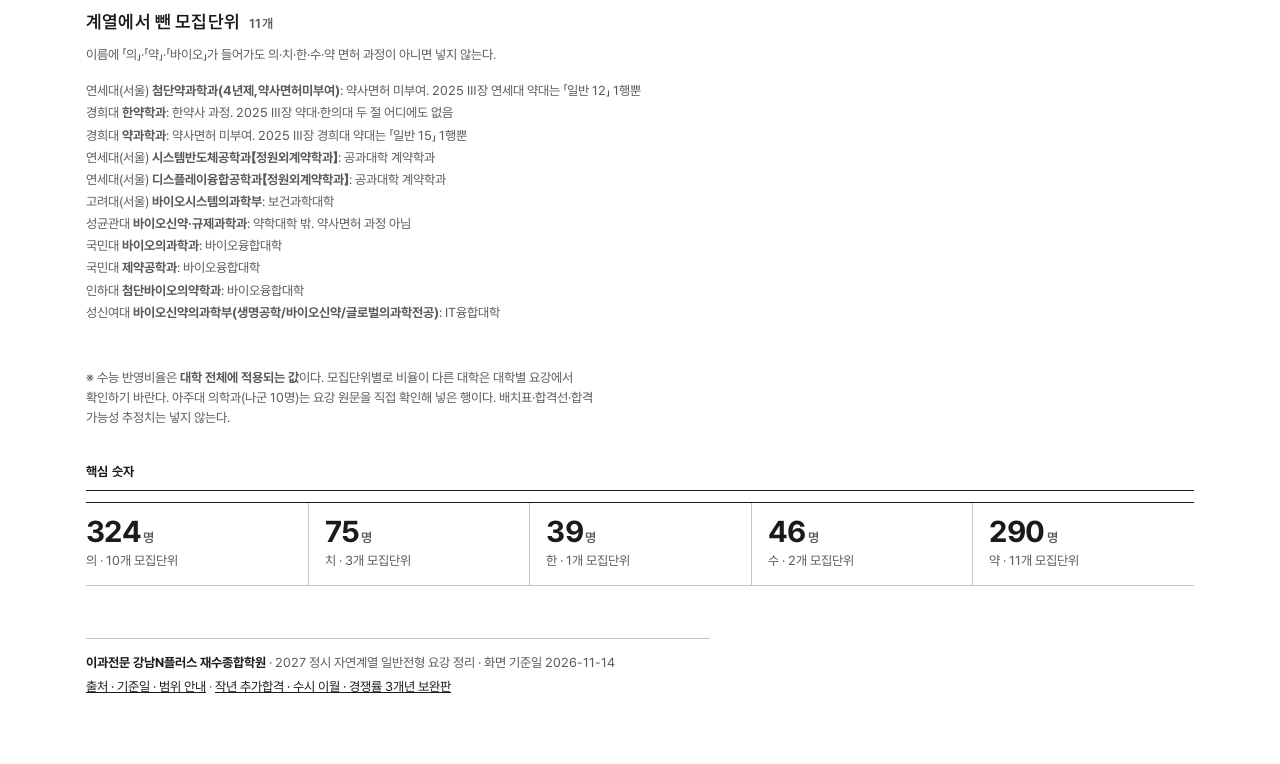
<file: medical/index.html>
<!doctype html><html lang="ko"><head><meta charset="utf-8">
<meta name="viewport" content="width=device-width,initial-scale=1">
<title>의약학계열 · 2027 정시 자연계열 일반전형</title>
<meta name="description" content="2027 정시 자연계열 — 26개 대학 안 의·치·한·수·약 모집단위 계열별">
<meta name="robots" content="noindex,nofollow,noarchive">

<link rel="icon" href="data:image/svg+xml,<svg%20xmlns='http://www.w3.org/2000/svg'%20viewBox='0%200%2016%2016'><rect%20width='16'%20height='16'%20fill='%23F7F6F3'/><rect%20x='1'%20y='3'%20width='4'%20height='10'%20fill='%231F5D73'/><rect%20x='6'%20y='3'%20width='4'%20height='10'%20fill='%237A3B5E'/><rect%20x='11'%20y='3'%20width='4'%20height='10'%20fill='%236A5A1E'/></svg>">
<link rel="stylesheet" href="../site.css">
</head><body>
<nav class="gnav"><div class="gnav-in"><a class="" href="../index.html">처음 보기</a><a class="" href="../national/index.html">올해 현황</a><a class="" href="../analysis/index.html">대학별 핵심 분석</a><a class="" href="../compare/index.html">비교분석</a><a class="" href="../univ/index.html">대학별 요강</a><a class="" href="../gun/index.html">가 · 나 · 다군</a><a class="" href="../units/index.html">학과 찾기</a><span class="on">의약학계열</span><a class="sep" href="../changes/index.html">올해 달라진 것</a><a class="sep" href="../plus/index.html">작년 실적</a></div></nav>
<script>/* 내비가 어떤 이유로든 가로로 넘칠 때만(scrollWidth>clientWidth) 현재 칸을
가운데로 끌어온다. 좁은 화면에서는 두 줄로 접으므로 평소엔 아무 일도 하지 않는다.
칸이 더 늘어 한 줄에 안 들어가는 날의 안전장치로 남겨 둔다. 쪽 세로 위치는 건드리지
않으므로 scrollIntoView 는 쓰지 않는다. */
(function(){var g=document.querySelector('.gnav-in'),o=g&&g.querySelector('.on');
if(g&&o&&g.scrollWidth>g.clientWidth)
g.scrollLeft=o.offsetLeft-(g.clientWidth-o.offsetWidth)/2})();</script>
<div class="wrap">
<div class="runhead"><span><b>의약학계열</b> · 2027 정시 자연계열 일반전형</span><span>최종 지원 전 해당 대학 정시모집 요강 확인 필수</span></div>
<h1>2027학년도 의약학계열 정시모집 전형방법 주요내용</h1>
<p class="lede">전국 집계는 <a href="../national/index.html">올해 현황</a> 표에 있다. 아래는 26곳 안의 <b>의약학 모집단위</b>만 계열별로 다시 모은 27개 모집단위 · 774명이다. 의약학 전국 현황은 범위에 들어 있지 않다.</p>
<div class="ch1">
<section class="sect"><h2>의예 · 의학<span class="tag">10개 모집단위 · 324명</span></h2><div class="scroll"><table class="ref"><thead><tr><th>군</th><th>대학</th><th>모집단위</th><th>단과</th><th class="num">인원 (명)</th><th class="num">국어</th><th class="num">수학</th><th class="num">영어</th><th class="num">탐구</th><th class="num">영어 1→2 실점</th></tr></thead><tbody><tr><td><span class="gmark g0"><span class="chip c0"></span>가</span></td><td><a class="ul" href="../univ/index.html#02-연세대_서울">연세대(서울)</a></td><td>의예과〔의약학·단계별〕</td><td class="sub">의과대학</td><td class="num">47</td><td class="num">22.2%</td><td class="num">33.3%</td><td class="num">11.1%</td><td class="num">33.3%</td><td class="num">5</td></tr><tr><td><span class="gmark g0"><span class="chip c0"></span>가</span></td><td><a class="ul" href="../univ/index.html#03-고려대_서울">고려대(서울)</a></td><td>의학과</td><td class="sub">의과대학</td><td class="num">20</td><td class="num">31.25%</td><td class="num">37.5%</td><td class="num sub">—</td><td class="num">31.25%</td><td class="num">3</td></tr><tr><td><span class="gmark g0"><span class="chip c0"></span>가</span></td><td><a class="ul" href="../univ/index.html#04-성균관대">성균관대</a></td><td>의예과</td><td class="sub"><span class="sub">—</span></td><td class="num">16</td><td class="num">15%</td><td class="num">30%</td><td class="num sub">—</td><td class="num">15%</td><td class="num"><span class="warn">미확인</span></td></tr><tr><td><span class="gmark g0"><span class="chip c0"></span>가</span></td><td><a class="ul" href="../univ/index.html#15-인하대">인하대</a></td><td>의예과</td><td class="sub">의과대학</td><td class="num">16</td><td class="num">25%</td><td class="num">35%</td><td class="num">10%</td><td class="num">30%</td><td class="num">2</td></tr><tr><td><span class="gmark g1"><span class="chip c1"></span>나</span></td><td><a class="ul" href="../univ/index.html#01-서울대">서울대</a></td><td>의학과</td><td class="sub">의과대학</td><td class="num">29<span class="sub"> +지균 10</span></td><td class="num">33.3%</td><td class="num">40%</td><td class="num sub">—</td><td class="num">26.7%</td><td class="num">0.5</td></tr><tr><td><span class="gmark g1"><span class="chip c1"></span>나</span></td><td><a class="ul" href="../univ/index.html#05-한양대_서울">한양대(서울)</a></td><td>의예과</td><td class="sub">의과</td><td class="num">44</td><td class="num">25%</td><td class="num">40%</td><td class="num">10%</td><td class="num">25%</td><td class="num">2</td></tr><tr><td><span class="gmark g1"><span class="chip c1"></span>나</span></td><td><a class="ul" href="../univ/index.html#07-중앙대">중앙대</a></td><td>의학부</td><td class="sub">의과</td><td class="num">42</td><td class="num">30%</td><td class="num">35%</td><td class="num sub">—</td><td class="num">35%</td><td class="num">2</td></tr><tr><td><span class="gmark g1"><span class="chip c1"></span>나</span></td><td><a class="ul" href="../univ/index.html#08-경희대">경희대</a></td><td>의예과</td><td class="sub">의과대학</td><td class="num">55</td><td class="num">25%</td><td class="num">40%</td><td class="num sub">—</td><td class="num">35%</td><td class="num">0</td></tr><tr><td><span class="gmark g1"><span class="chip c1"></span>나</span></td><td><a class="ul" href="../univ/index.html#16-아주대">아주대</a></td><td>의학과</td><td class="sub">의과대학</td><td class="num">10</td><td class="num">20%</td><td class="num">35%</td><td class="num">15%</td><td class="num">30%</td><td class="num">2</td></tr><tr><td><span class="gmark g1"><span class="chip c1"></span>나</span></td><td><a class="ul" href="../univ/index.html#23-이화여대">이화여대</a></td><td>의예과</td><td class="sub">의과대학</td><td class="num">45</td><td class="num">25%</td><td class="num">30%</td><td class="num">20%</td><td class="num">25%</td><td class="num">2</td></tr></tbody></table></div></section>
<section class="sect"><h2>치의예 · 치의학<span class="tag">3개 모집단위 · 75명</span></h2><div class="scroll"><table class="ref"><thead><tr><th>군</th><th>대학</th><th>모집단위</th><th>단과</th><th class="num">인원 (명)</th><th class="num">국어</th><th class="num">수학</th><th class="num">영어</th><th class="num">탐구</th><th class="num">영어 1→2 실점</th></tr></thead><tbody><tr><td><span class="gmark g0"><span class="chip c0"></span>가</span></td><td><a class="ul" href="../univ/index.html#02-연세대_서울">연세대(서울)</a></td><td>치의예과〔의약학·단계별〕</td><td class="sub">치과대학</td><td class="num">25</td><td class="num">22.2%</td><td class="num">33.3%</td><td class="num">11.1%</td><td class="num">33.3%</td><td class="num">5</td></tr><tr><td><span class="gmark g1"><span class="chip c1"></span>나</span></td><td><a class="ul" href="../univ/index.html#01-서울대">서울대</a></td><td>치의학과</td><td class="sub">치의학대학원</td><td class="num">10<span class="sub"> +지균 10</span></td><td class="num">33.3%</td><td class="num">40%</td><td class="num sub">—</td><td class="num">26.7%</td><td class="num">0.5</td></tr><tr><td><span class="gmark g1"><span class="chip c1"></span>나</span></td><td><a class="ul" href="../univ/index.html#08-경희대">경희대</a></td><td>치의예과</td><td class="sub">치과대학</td><td class="num">40</td><td class="num">25%</td><td class="num">40%</td><td class="num sub">—</td><td class="num">35%</td><td class="num">0</td></tr></tbody></table></div></section>
<section class="sect"><h2>한의예<span class="tag">1개 모집단위 · 39명</span></h2><div class="scroll"><table class="ref"><thead><tr><th>군</th><th>대학</th><th>모집단위</th><th>단과</th><th class="num">인원 (명)</th><th class="num">국어</th><th class="num">수학</th><th class="num">영어</th><th class="num">탐구</th><th class="num">영어 1→2 실점</th></tr></thead><tbody><tr><td><span class="gmark g1"><span class="chip c1"></span>나</span></td><td><a class="ul" href="../univ/index.html#08-경희대">경희대</a></td><td>한의예과(자연)</td><td class="sub">한의과대학</td><td class="num">39</td><td class="num">25%</td><td class="num">40%</td><td class="num sub">—</td><td class="num">35%</td><td class="num">0</td></tr></tbody></table></div></section>
<section class="sect"><h2>수의예<span class="tag">2개 모집단위 · 46명</span></h2><div class="scroll"><table class="ref"><thead><tr><th>군</th><th>대학</th><th>모집단위</th><th>단과</th><th class="num">인원 (명)</th><th class="num">국어</th><th class="num">수학</th><th class="num">영어</th><th class="num">탐구</th><th class="num">영어 1→2 실점</th></tr></thead><tbody><tr><td><span class="gmark g0"><span class="chip c0"></span>가</span></td><td><a class="ul" href="../univ/index.html#10-건국대_서울">건국대(서울)</a></td><td>수의예과</td><td class="sub">수의과대학</td><td class="num">31</td><td class="num">30%</td><td class="num">40%</td><td class="num">10%</td><td class="num">20%</td><td class="num">3</td></tr><tr><td><span class="gmark g1"><span class="chip c1"></span>나</span></td><td><a class="ul" href="../univ/index.html#01-서울대">서울대</a></td><td>수의예과</td><td class="sub">수의과대학</td><td class="num">15</td><td class="num">33.3%</td><td class="num">40%</td><td class="num sub">—</td><td class="num">26.7%</td><td class="num">0.5</td></tr></tbody></table></div></section>
<section class="sect"><h2>약학<span class="tag">11개 모집단위 · 290명</span></h2><div class="scroll"><table class="ref"><thead><tr><th>군</th><th>대학</th><th>모집단위</th><th>단과</th><th class="num">인원 (명)</th><th class="num">국어</th><th class="num">수학</th><th class="num">영어</th><th class="num">탐구</th><th class="num">영어 1→2 실점</th></tr></thead><tbody><tr><td><span class="gmark g0"><span class="chip c0"></span>가</span></td><td><a class="ul" href="../univ/index.html#02-연세대_서울">연세대(서울)</a></td><td>약학과〔의약학〕</td><td class="sub">약학대학</td><td class="num">12</td><td class="num">22.2%</td><td class="num">33.3%</td><td class="num">11.1%</td><td class="num">33.3%</td><td class="num">5</td></tr><tr><td><span class="gmark g0"><span class="chip c0"></span>가</span></td><td><a class="ul" href="../univ/index.html#04-성균관대">성균관대</a></td><td>약학과</td><td class="sub"><span class="sub">—</span></td><td class="num">30</td><td class="num">15%</td><td class="num">30%</td><td class="num sub">—</td><td class="num">15%</td><td class="num"><span class="warn">미확인</span></td></tr><tr><td><span class="gmark g0"><span class="chip c0"></span>가</span></td><td><a class="ul" href="../univ/index.html#07-중앙대">중앙대</a></td><td>약학부</td><td class="sub">약학</td><td class="num">48</td><td class="num">30%</td><td class="num">35%</td><td class="num sub">—</td><td class="num">35%</td><td class="num">2</td></tr><tr><td><span class="gmark g0"><span class="chip c0"></span>가</span></td><td><a class="ul" href="../univ/index.html#23-이화여대">이화여대</a></td><td>약학부약학전공</td><td class="sub">약학대학</td><td class="num">65</td><td class="num">25%</td><td class="num">30%</td><td class="num">20%</td><td class="num">25%</td><td class="num">2</td></tr><tr><td><span class="gmark g0"><span class="chip c0"></span>가</span></td><td><a class="ul" href="../univ/index.html#23-이화여대">이화여대</a></td><td>약학부미래산업약학전공</td><td class="sub">약학대학</td><td class="num">20</td><td class="num">25%</td><td class="num">30%</td><td class="num">20%</td><td class="num">25%</td><td class="num">2</td></tr><tr><td><span class="gmark g1"><span class="chip c1"></span>나</span></td><td><a class="ul" href="../univ/index.html#01-서울대">서울대</a></td><td>약학계열</td><td class="sub">약학대학</td><td class="num">10<span class="sub"> +지균 10</span></td><td class="num">33.3%</td><td class="num">40%</td><td class="num sub">—</td><td class="num">26.7%</td><td class="num">0.5</td></tr><tr><td><span class="gmark g1"><span class="chip c1"></span>나</span></td><td><a class="ul" href="../univ/index.html#08-경희대">경희대</a></td><td>약학과</td><td class="sub">약학대학</td><td class="num">20</td><td class="num">25%</td><td class="num">40%</td><td class="num sub">—</td><td class="num">35%</td><td class="num">0</td></tr><tr><td><span class="gmark g1"><span class="chip c1"></span>나</span></td><td><a class="ul" href="../univ/index.html#11-동국대_서울">동국대(서울)</a></td><td>약학과※의약학</td><td class="sub">약학</td><td class="num">9</td><td class="num">25%</td><td class="num">35%</td><td class="num">15%</td><td class="num">25%</td><td class="num">1</td></tr><tr><td><span class="gmark g1"><span class="chip c1"></span>나</span></td><td><a class="ul" href="../univ/index.html#16-아주대">아주대</a></td><td>약학과</td><td class="sub">약학대학</td><td class="num">10</td><td class="num">20%</td><td class="num">35%</td><td class="num">15%</td><td class="num">30%</td><td class="num">2</td></tr><tr><td><span class="gmark g1"><span class="chip c1"></span>나</span></td><td><a class="ul" href="../univ/index.html#20-한양대에리카">한양대에리카</a></td><td>약학과</td><td class="sub">약학</td><td class="num">10</td><td class="num">25%</td><td class="num">35%</td><td class="num">15%</td><td class="num">25%</td><td class="num">1</td></tr><tr><td><span class="gmark g1"><span class="chip c1"></span>나</span></td><td><a class="ul" href="../univ/index.html#24-숙명여대">숙명여대</a></td><td>약학부</td><td class="sub">약학대학</td><td class="num">56</td><td class="num">25%</td><td class="num">35%</td><td class="num">15%</td><td class="num">25%</td><td class="num">2</td></tr></tbody></table></div></section>
</div>
<section class="sect"><h2>계열에서 뺀 모집단위<span class="tag">11개</span></h2>
<p class="note">이름에 「의」·「약」·「바이오」가 들어가도 의·치·한·수·약 면허 과정이
아니면 넣지 않는다.</p>
<ul class="src"><li>연세대(서울) <b>첨단약과학과(4년제,약사면허미부여)</b>: 약사면허 미부여. 2025 Ⅲ장 연세대 약대는 「일반 12」 1행뿐</li><li>경희대 <b>한약학과</b>: 한약사 과정. 2025 Ⅲ장 약대·한의대 두 절 어디에도 없음</li><li>경희대 <b>약과학과</b>: 약사면허 미부여. 2025 Ⅲ장 경희대 약대는 「일반 15」 1행뿐</li><li>연세대(서울) <b>시스템반도체공학과【정원외계약학과】</b>: 공과대학 계약학과</li><li>연세대(서울) <b>디스플레이융합공학과【정원외계약학과】</b>: 공과대학 계약학과</li><li>고려대(서울) <b>바이오시스템의과학부</b>: 보건과학대학</li><li>성균관대 <b>바이오신약·규제과학과</b>: 약학대학 밖. 약사면허 과정 아님</li><li>국민대 <b>바이오의과학과</b>: 바이오융합대학</li><li>국민대 <b>제약공학과</b>: 바이오융합대학</li><li>인하대 <b>첨단바이오의약학과</b>: 바이오융합대학</li><li>성신여대 <b>바이오신약의과학부(생명공학/바이오신약/글로벌의과학전공)</b>: IT융합대학</li></ul></section>
<p class="note">※ 수능 반영비율은 <b>대학 전체에 적용되는 값</b>이다. 모집단위별로 비율이 다른
대학은 대학별 요강에서 확인하기 바란다. 아주대 의학과(나군 10명)는 요강 원문을 직접 확인해 넣은
행이다. 배치표·합격선·합격 가능성 추정치는 넣지 않는다.</p>

<div class="secthead gap">핵심 숫자</div>
<div class="kpi"><div><div class="n">324<em>명</em></div><div class="k">의 · 10개 모집단위</div></div><div><div class="n">75<em>명</em></div><div class="k">치 · 3개 모집단위</div></div><div><div class="n">39<em>명</em></div><div class="k">한 · 1개 모집단위</div></div><div><div class="n">46<em>명</em></div><div class="k">수 · 2개 모집단위</div></div><div><div class="n">290<em>명</em></div><div class="k">약 · 11개 모집단위</div></div></div>
<footer class="foot"><p><b>이과전문 강남N플러스 재수종합학원</b> · 2027 정시 자연계열 일반전형 요강 정리 · 화면 기준일 2026-11-14</p><p><a href="../index.html#notice">출처 · 기준일 · 범위 안내</a> · <a href="../plus/index.html">작년 추가합격 · 수시 이월 · 경쟁률 3개년 보완판</a></p></footer>
</div></body></html>
</file>
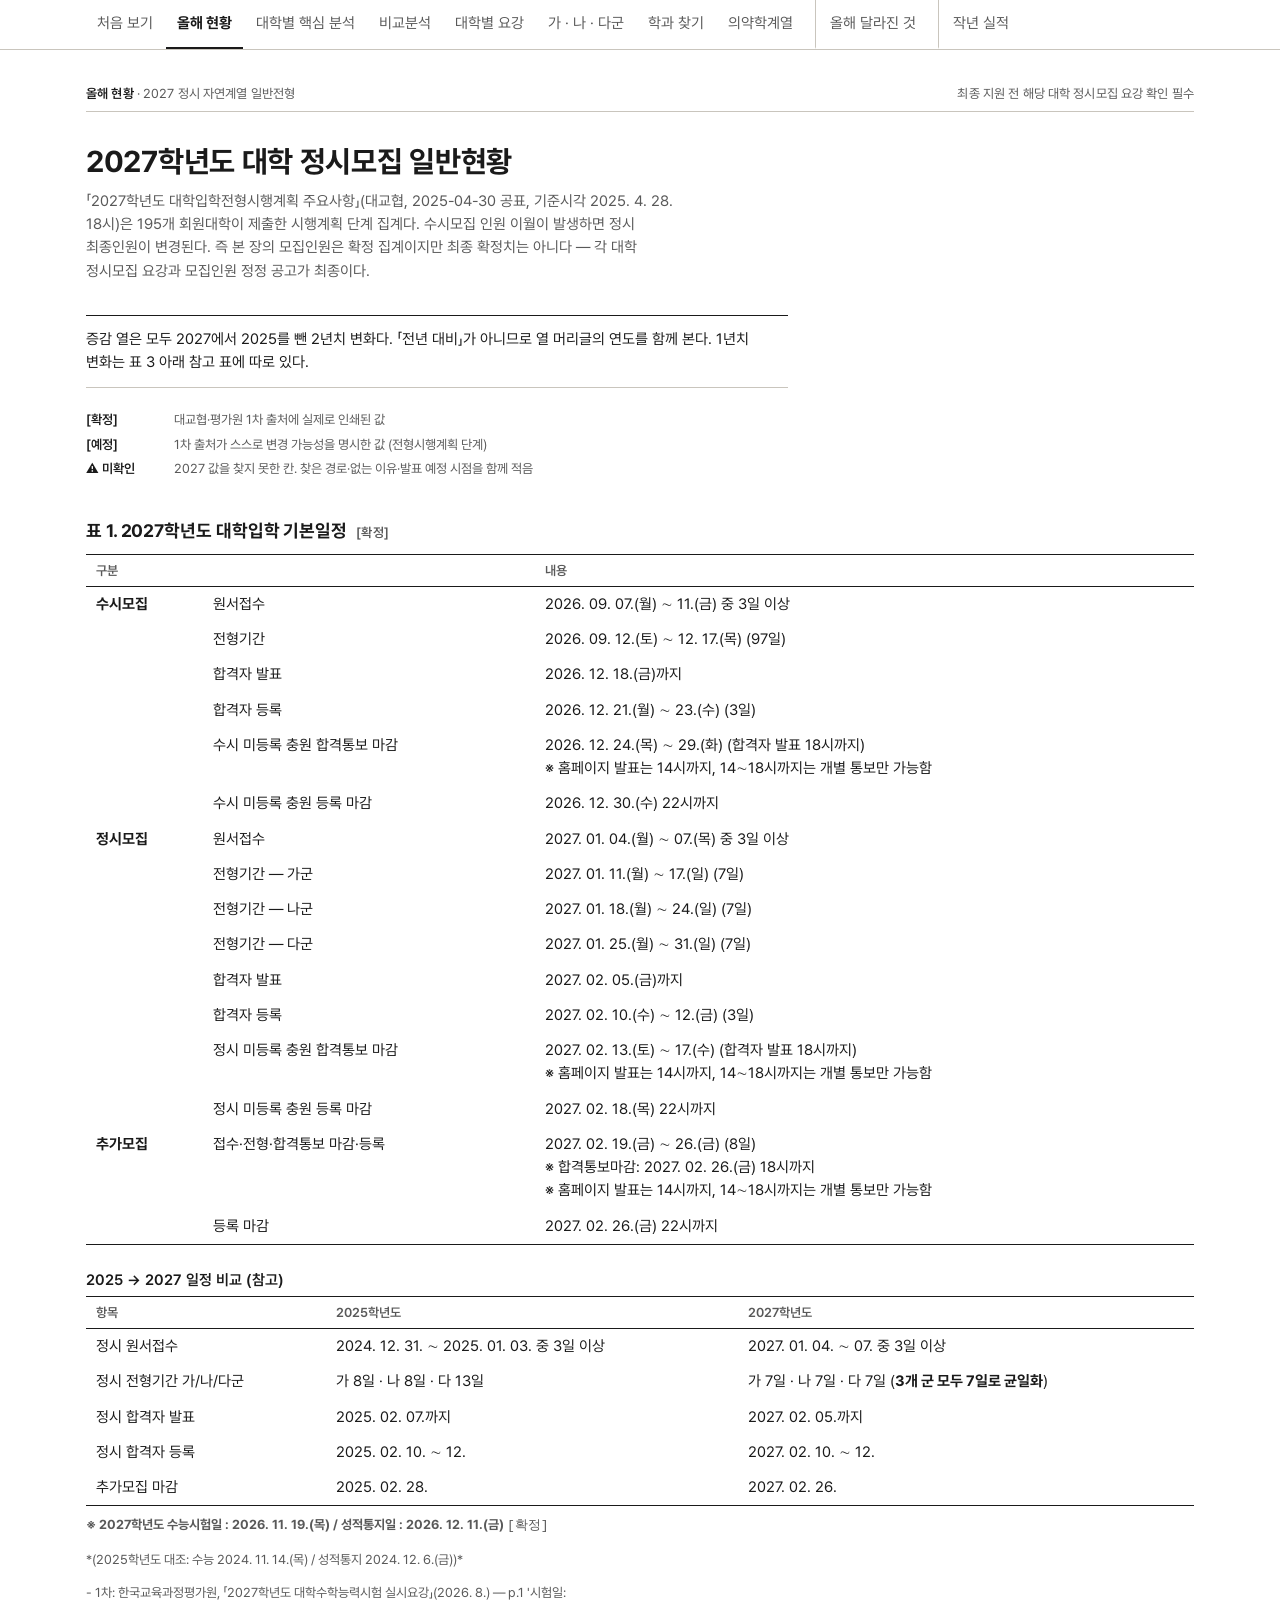
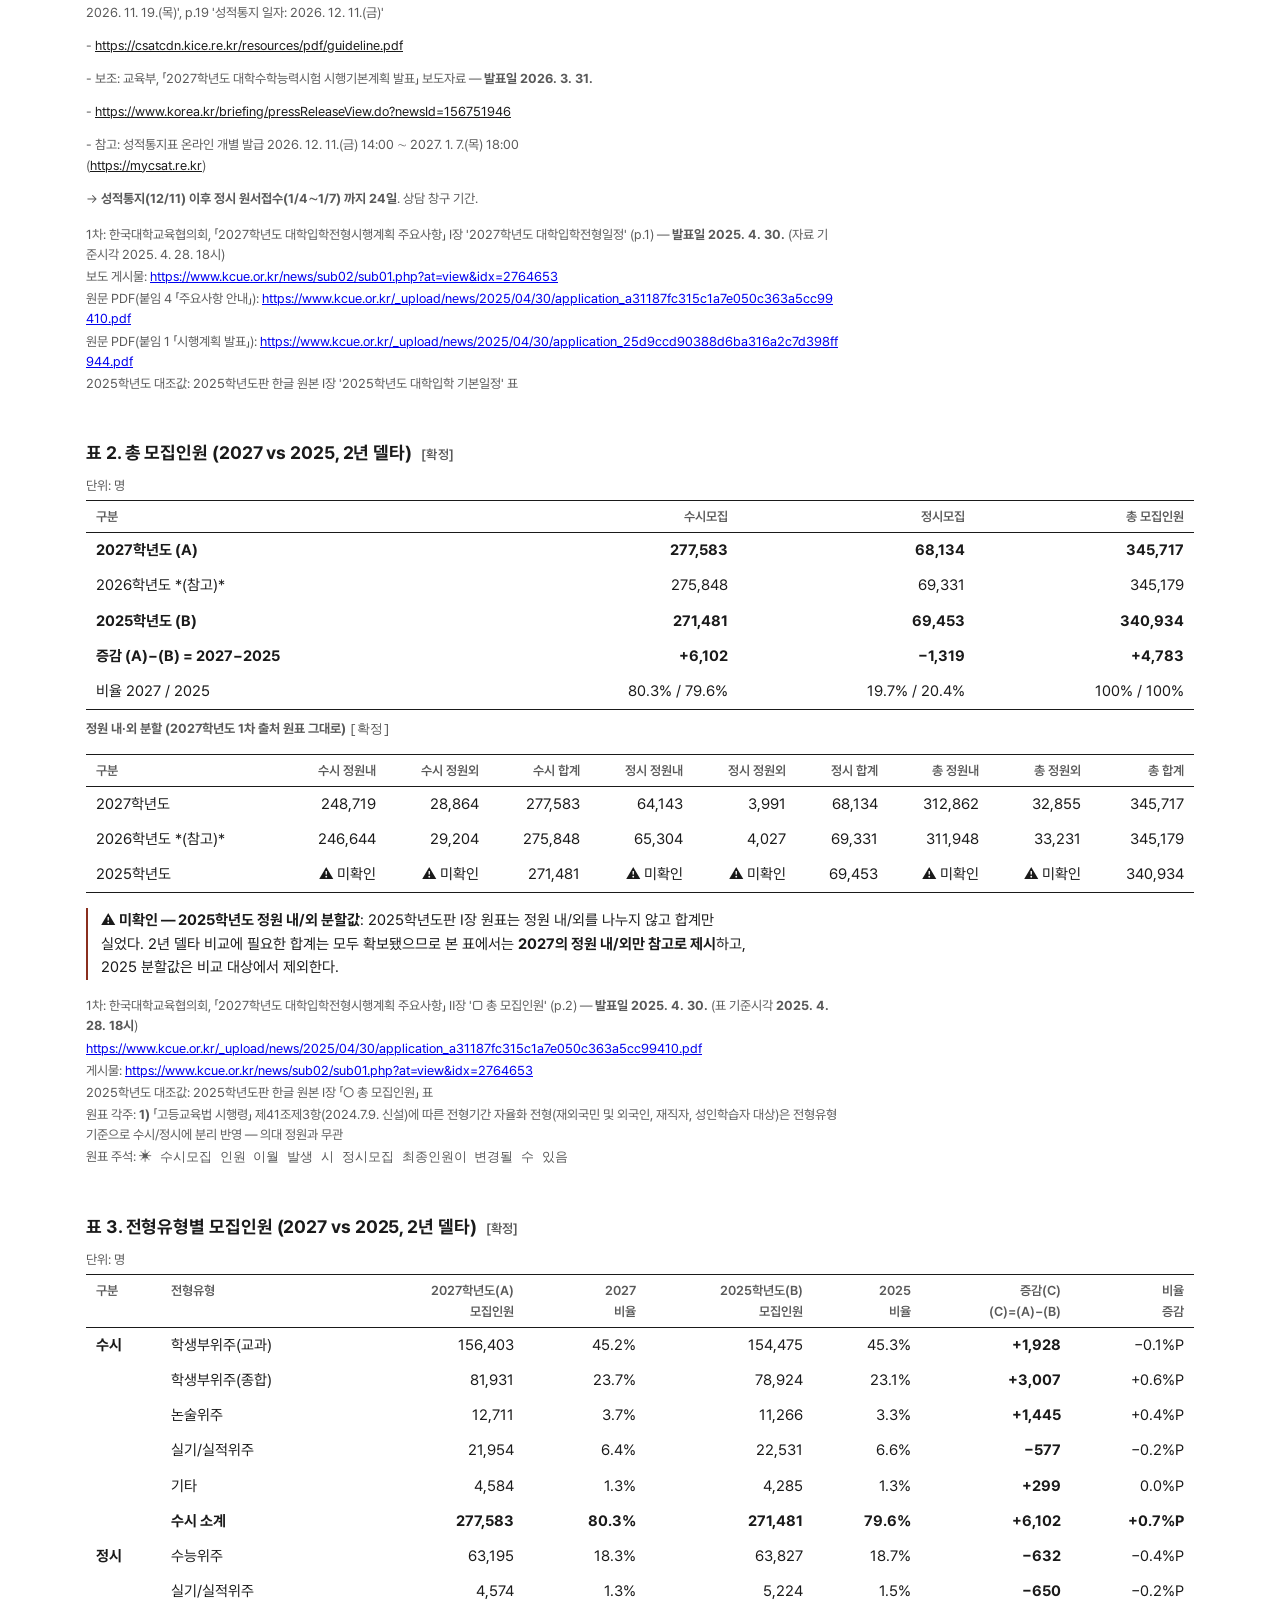
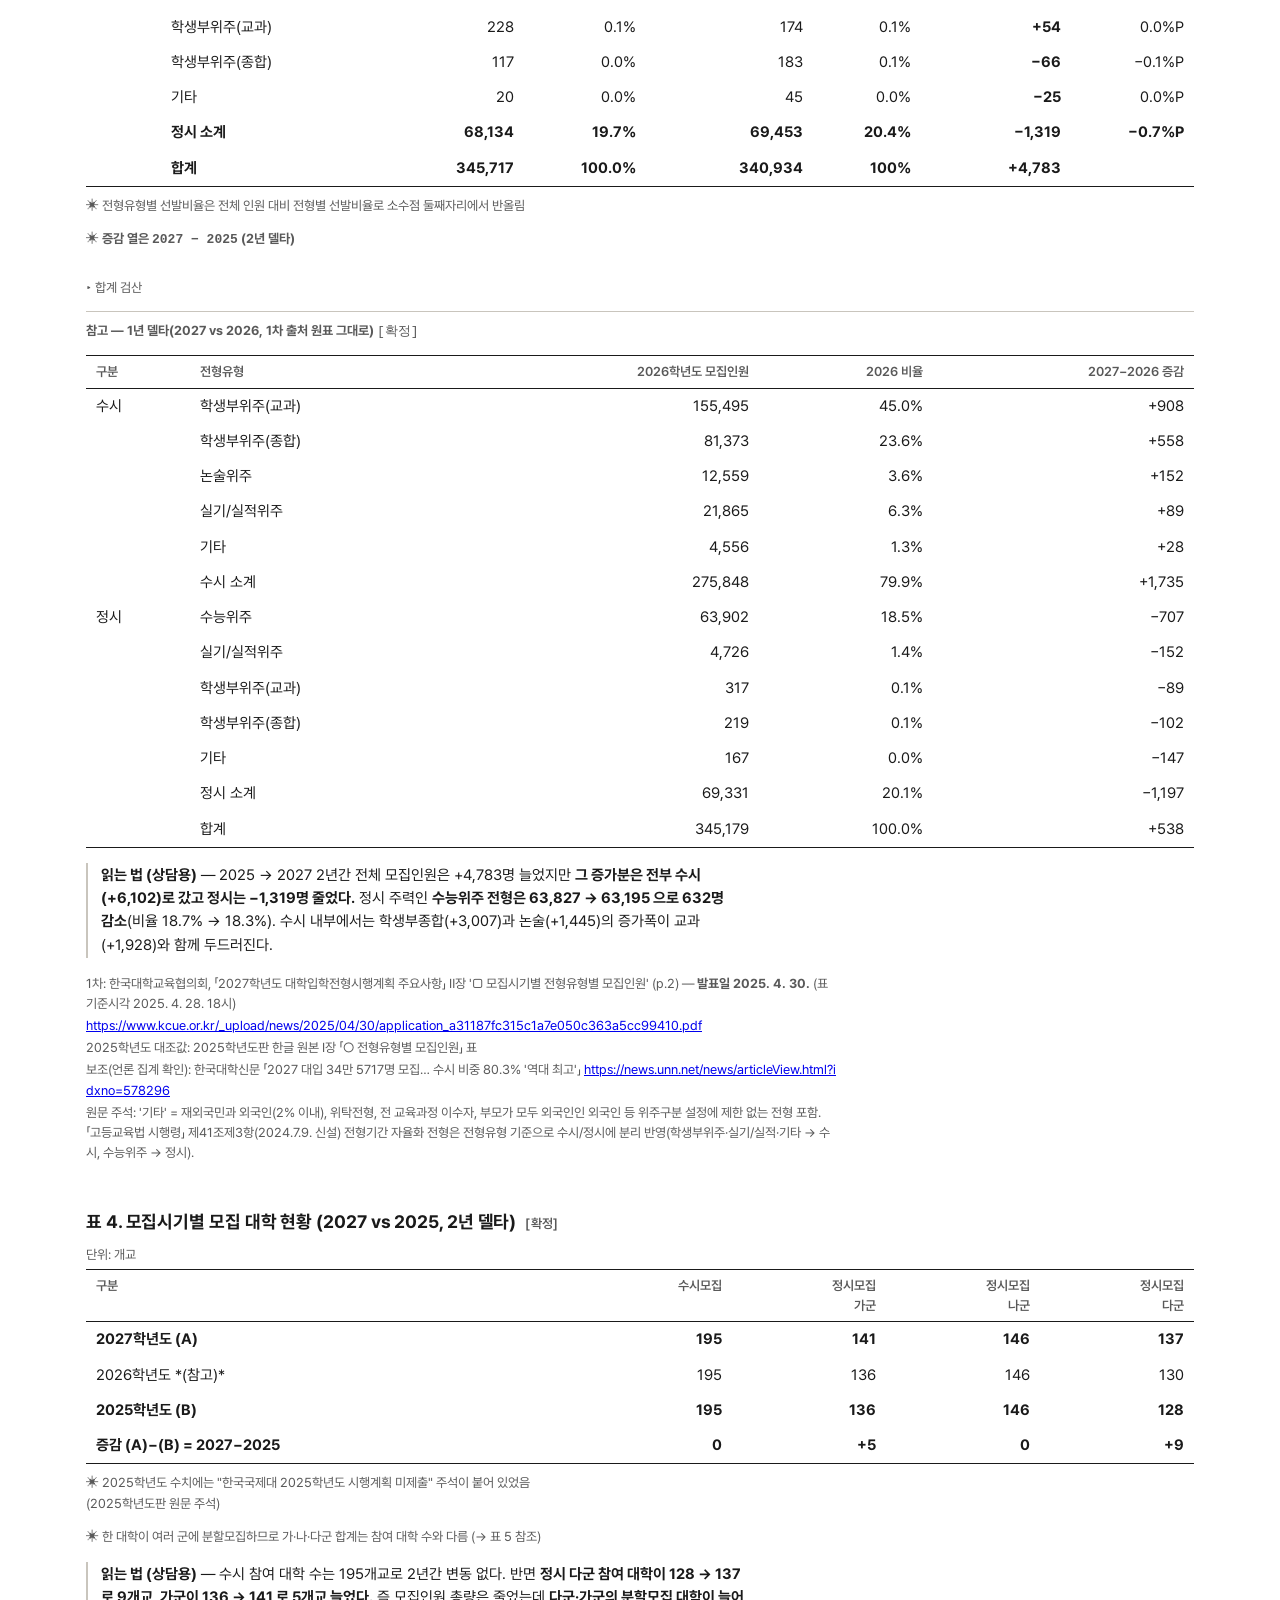
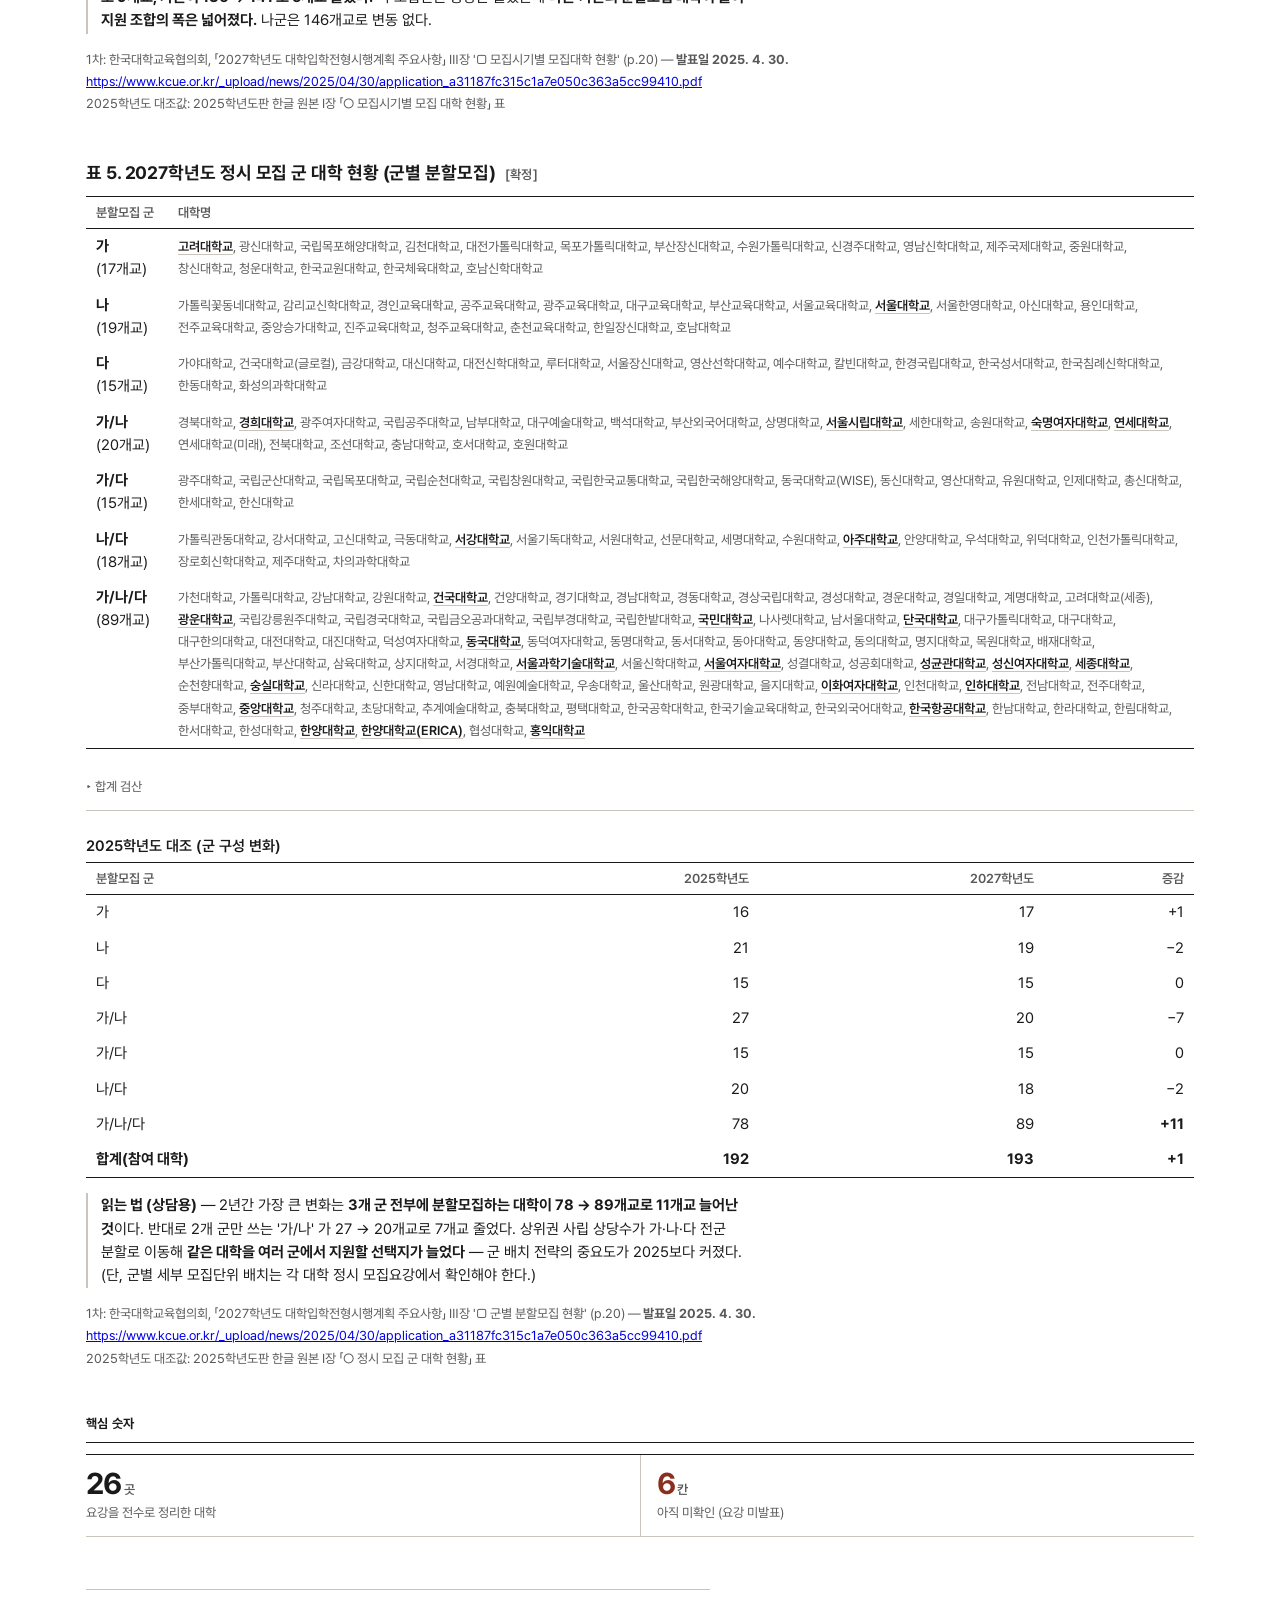
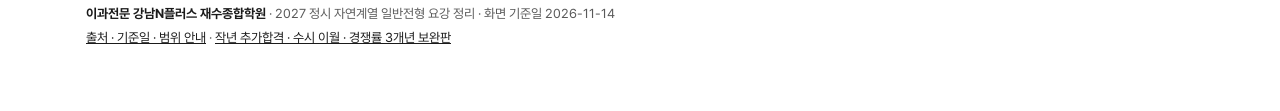
<file: national/index.html>
<!doctype html><html lang="ko"><head><meta charset="utf-8">
<meta name="viewport" content="width=device-width,initial-scale=1">
<title>올해 현황 · 2027 정시 자연계열 일반전형</title>
<meta name="description" content="2027학년도 전국 정시모집 일반현황 — 총 모집인원·전형유형별·모집군 현황">
<meta name="robots" content="noindex,nofollow,noarchive">

<link rel="icon" href="data:image/svg+xml,<svg%20xmlns='http://www.w3.org/2000/svg'%20viewBox='0%200%2016%2016'><rect%20width='16'%20height='16'%20fill='%23F7F6F3'/><rect%20x='1'%20y='3'%20width='4'%20height='10'%20fill='%231F5D73'/><rect%20x='6'%20y='3'%20width='4'%20height='10'%20fill='%237A3B5E'/><rect%20x='11'%20y='3'%20width='4'%20height='10'%20fill='%236A5A1E'/></svg>">
<link rel="stylesheet" href="../site.css">
</head><body>
<nav class="gnav"><div class="gnav-in"><a class="" href="../index.html">처음 보기</a><span class="on">올해 현황</span><a class="" href="../analysis/index.html">대학별 핵심 분석</a><a class="" href="../compare/index.html">비교분석</a><a class="" href="../univ/index.html">대학별 요강</a><a class="" href="../gun/index.html">가 · 나 · 다군</a><a class="" href="../units/index.html">학과 찾기</a><a class="" href="../medical/index.html">의약학계열</a><a class="sep" href="../changes/index.html">올해 달라진 것</a><a class="sep" href="../plus/index.html">작년 실적</a></div></nav>
<script>/* 내비가 어떤 이유로든 가로로 넘칠 때만(scrollWidth>clientWidth) 현재 칸을
가운데로 끌어온다. 좁은 화면에서는 두 줄로 접으므로 평소엔 아무 일도 하지 않는다.
칸이 더 늘어 한 줄에 안 들어가는 날의 안전장치로 남겨 둔다. 쪽 세로 위치는 건드리지
않으므로 scrollIntoView 는 쓰지 않는다. */
(function(){var g=document.querySelector('.gnav-in'),o=g&&g.querySelector('.on');
if(g&&o&&g.scrollWidth>g.clientWidth)
g.scrollLeft=o.offsetLeft-(g.clientWidth-o.offsetWidth)/2})();</script>
<div class="wrap">
<div class="runhead"><span><b>올해 현황</b> · 2027 정시 자연계열 일반전형</span><span>최종 지원 전 해당 대학 정시모집 요강 확인 필수</span></div>
<h1>2027학년도 대학 정시모집 일반현황</h1>
<p class="lede">「2027학년도 대학입학전형시행계획 주요사항」(대교협, 2025-04-30 공표, 기준시각 2025. 4. 28. 18시)은 195개 회원대학이 제출한 시행계획 단계 집계다. 수시모집 인원 이월이 발생하면 정시 최종인원이 변경된다. 즉 본 장의 모집인원은 확정 집계이지만 최종 확정치는 아니다 — 각 대학 정시모집 요강과 모집인원 정정 공고가 최종이다.</p>
<div class="axis">증감 열은 모두 2027에서 2025를 뺀 2년치 변화다. 「전년 대비」가 아니므로 열 머리글의 연도를 함께 본다. 1년치 변화는 표 3 아래 참고 표에 따로 있다.</div>
<div class="legend"><div><b>[확정]</b><span>대교협·평가원 1차 출처에 실제로 인쇄된 값</span></div><div><b>[예정]</b><span>1차 출처가 스스로 변경 가능성을 명시한 값 (전형시행계획 단계)</span></div><div><b>⚠️ 미확인</b><span>2027 값을 찾지 못한 칸. 찾은 경로·없는 이유·발표 예정 시점을 함께 적음</span></div></div>
<div class="ch1">
<section class="sect"><h2>표 1. 2027학년도 대학입학 기본일정<span class="tag">[확정]</span></h2>
<div class="scroll"><table><thead><tr><th>구분</th><th></th><th>내용</th></tr></thead><tbody><tr><td><b>수시모집</b></td><td>원서접수</td><td>2026. 09. 07.(월) ∼ 11.(금) 중 3일 이상</td></tr><tr><td></td><td>전형기간</td><td>2026. 09. 12.(토) ∼ 12. 17.(목) (97일)</td></tr><tr><td></td><td>합격자 발표</td><td>2026. 12. 18.(금)까지</td></tr><tr><td></td><td>합격자 등록</td><td>2026. 12. 21.(월) ∼ 23.(수) (3일)</td></tr><tr><td></td><td>수시 미등록 충원 합격통보 마감</td><td>2026. 12. 24.(목) ∼ 29.(화) (합격자 발표 18시까지)<br>※ 홈페이지 발표는 14시까지, 14∼18시까지는 개별 통보만 가능함</td></tr><tr><td></td><td>수시 미등록 충원 등록 마감</td><td>2026. 12. 30.(수) 22시까지</td></tr><tr><td><b>정시모집</b></td><td>원서접수</td><td>2027. 01. 04.(월) ∼ 07.(목) 중 3일 이상</td></tr><tr><td></td><td>전형기간 — 가군</td><td>2027. 01. 11.(월) ∼ 17.(일) (7일)</td></tr><tr><td></td><td>전형기간 — 나군</td><td>2027. 01. 18.(월) ∼ 24.(일) (7일)</td></tr><tr><td></td><td>전형기간 — 다군</td><td>2027. 01. 25.(월) ∼ 31.(일) (7일)</td></tr><tr><td></td><td>합격자 발표</td><td>2027. 02. 05.(금)까지</td></tr><tr><td></td><td>합격자 등록</td><td>2027. 02. 10.(수) ∼ 12.(금) (3일)</td></tr><tr><td></td><td>정시 미등록 충원 합격통보 마감</td><td>2027. 02. 13.(토) ∼ 17.(수) (합격자 발표 18시까지)<br>※ 홈페이지 발표는 14시까지, 14∼18시까지는 개별 통보만 가능함</td></tr><tr><td></td><td>정시 미등록 충원 등록 마감</td><td>2027. 02. 18.(목) 22시까지</td></tr><tr><td><b>추가모집</b></td><td>접수·전형·합격통보 마감·등록</td><td>2027. 02. 19.(금) ∼ 26.(금) (8일)<br>※ 합격통보마감: 2027. 02. 26.(금) 18시까지<br>※ 홈페이지 발표는 14시까지, 14∼18시까지는 개별 통보만 가능함</td></tr><tr><td></td><td>등록 마감</td><td>2027. 02. 26.(금) 22시까지</td></tr></tbody></table></div>
<p class="sub-h">2025 → 2027 일정 비교 (참고)</p>
<div class="scroll"><table><thead><tr><th>항목</th><th>2025학년도</th><th>2027학년도</th></tr></thead><tbody><tr><td>정시 원서접수</td><td>2024. 12. 31. ∼ 2025. 01. 03. 중 3일 이상</td><td>2027. 01. 04. ∼ 07. 중 3일 이상</td></tr><tr><td>정시 전형기간 가/나/다군</td><td>가 8일 · 나 8일 · 다 13일</td><td>가 7일 · 나 7일 · 다 7일 (<b>3개 군 모두 7일로 균일화</b>)</td></tr><tr><td>정시 합격자 발표</td><td>2025. 02. 07.까지</td><td>2027. 02. 05.까지</td></tr><tr><td>정시 합격자 등록</td><td>2025. 02. 10. ∼ 12.</td><td>2027. 02. 10. ∼ 12.</td></tr><tr><td>추가모집 마감</td><td>2025. 02. 28.</td><td>2027. 02. 26.</td></tr></tbody></table></div>
<p class="note"><b>※ 2027학년도 수능시험일 : 2026. 11. 19.(목) / 성적통지일 : 2026. 12. 11.(금)</b> <code>[확정]</code></p>
<p class="note">*(2025학년도 대조: 수능 2024. 11. 14.(목) / 성적통지 2024. 12. 6.(금))*</p>
<p class="note">- 1차: 한국교육과정평가원, 「2027학년도 대학수학능력시험 실시요강」(2026. 8.) — p.1 '시험일: 2026. 11. 19.(목)', p.19 '성적통지 일자: 2026. 12. 11.(금)'</p>
<p class="note">- <a href="https://csatcdn.kice.re.kr/resources/pdf/guideline.pdf">https://csatcdn.kice.re.kr/resources/pdf/guideline.pdf</a></p>
<p class="note">- 보조: 교육부, 「2027학년도 대학수학능력시험 시행기본계획 발표」 보도자료 — <b>발표일 2026. 3. 31.</b></p>
<p class="note">- <a href="https://www.korea.kr/briefing/pressReleaseView.do?newsId=156751946">https://www.korea.kr/briefing/pressReleaseView.do?newsId=156751946</a></p>
<p class="note">- 참고: 성적통지표 온라인 개별 발급 2026. 12. 11.(금) 14:00 ∼ 2027. 1. 7.(목) 18:00 (<a href="https://mycsat.re.kr">https://mycsat.re.kr</a>)</p>
<p class="note">→ <b>성적통지(12/11) 이후 정시 원서접수(1/4∼1/7) 까지 24일</b>. 상담 창구 기간.</p>
<ul class="src"><li>1차: 한국대학교육협의회, 「2027학년도 대학입학전형시행계획 주요사항」 Ⅰ장 '2027학년도 대학입학전형일정' (p.1) — <b>발표일 2025. 4. 30.</b> (자료 기준시각 2025. 4. 28. 18시)</li><li>보도 게시물: <a href="https://www.kcue.or.kr/news/sub02/sub01.php?at=view&amp;idx=2764653">https://www.kcue.or.kr/news/sub02/sub01.php?at=view&amp;idx=2764653</a></li><li>원문 PDF(붙임 4 「주요사항 안내」): <a href="https://www.kcue.or.kr/_upload/news/2025/04/30/application_a31187fc315c1a7e050c363a5cc99410.pdf">https://www.kcue.or.kr/_upload/news/2025/04/30/application_a31187fc315c1a7e050c363a5cc99410.pdf</a></li><li>원문 PDF(붙임 1 「시행계획 발표」): <a href="https://www.kcue.or.kr/_upload/news/2025/04/30/application_25d9ccd90388d6ba316a2c7d398ff944.pdf">https://www.kcue.or.kr/_upload/news/2025/04/30/application_25d9ccd90388d6ba316a2c7d398ff944.pdf</a></li><li>2025학년도 대조값: 2025학년도판 한글 원본 Ⅰ장 '2025학년도 대학입학 기본일정' 표</li></ul>
</section>
<section class="sect"><h2>표 2. 총 모집인원 (2027 vs 2025, 2년 델타)<span class="tag">[확정]</span></h2>
<p class="unit">단위: 명</p>
<div class="scroll"><table><thead><tr><th>구분</th><th class="num">수시모집</th><th class="num">정시모집</th><th class="num">총 모집인원</th></tr></thead><tbody><tr><td><b>2027학년도 (A)</b></td><td class="num"><b>277,583</b></td><td class="num"><b>68,134</b></td><td class="num"><b>345,717</b></td></tr><tr><td>2026학년도 *(참고)*</td><td class="num">275,848</td><td class="num">69,331</td><td class="num">345,179</td></tr><tr><td><b>2025학년도 (B)</b></td><td class="num"><b>271,481</b></td><td class="num"><b>69,453</b></td><td class="num"><b>340,934</b></td></tr><tr><td><b>증감 (A)−(B) = 2027−2025</b></td><td class="num"><b>+6,102</b></td><td class="num"><b>−1,319</b></td><td class="num"><b>+4,783</b></td></tr><tr><td>비율 2027 / 2025</td><td class="num">80.3% / 79.6%</td><td class="num">19.7% / 20.4%</td><td class="num">100% / 100%</td></tr></tbody></table></div>
<p class="note"><b>정원 내·외 분할 (2027학년도 1차 출처 원표 그대로)</b> <code>[확정]</code></p>
<div class="scroll"><table><thead><tr><th>구분</th><th class="num">수시 정원내</th><th class="num">수시 정원외</th><th class="num">수시 합계</th><th class="num">정시 정원내</th><th class="num">정시 정원외</th><th class="num">정시 합계</th><th class="num">총 정원내</th><th class="num">총 정원외</th><th class="num">총 합계</th></tr></thead><tbody><tr><td>2027학년도</td><td class="num">248,719</td><td class="num">28,864</td><td class="num">277,583</td><td class="num">64,143</td><td class="num">3,991</td><td class="num">68,134</td><td class="num">312,862</td><td class="num">32,855</td><td class="num">345,717</td></tr><tr><td>2026학년도 *(참고)*</td><td class="num">246,644</td><td class="num">29,204</td><td class="num">275,848</td><td class="num">65,304</td><td class="num">4,027</td><td class="num">69,331</td><td class="num">311,948</td><td class="num">33,231</td><td class="num">345,179</td></tr><tr><td>2025학년도</td><td class="num">⚠️ 미확인</td><td class="num">⚠️ 미확인</td><td class="num">271,481</td><td class="num">⚠️ 미확인</td><td class="num">⚠️ 미확인</td><td class="num">69,453</td><td class="num">⚠️ 미확인</td><td class="num">⚠️ 미확인</td><td class="num">340,934</td></tr></tbody></table></div>
<p class="unpub">⚠️ <b>미확인 — 2025학년도 정원 내/외 분할값</b>: 2025학년도판 Ⅰ장 원표는 정원 내/외를 나누지 않고 합계만 실었다. 2년 델타 비교에 필요한 합계는 모두 확보됐으므로 본 표에서는 <b>2027의 정원 내/외만 참고로 제시</b>하고, 2025 분할값은 비교 대상에서 제외한다.</p>
<ul class="src"><li>1차: 한국대학교육협의회, 「2027학년도 대학입학전형시행계획 주요사항」 Ⅱ장 '□ 총 모집인원' (p.2) — <b>발표일 2025. 4. 30.</b> (표 기준시각 <b>2025. 4. 28. 18시</b>)</li><li><a href="https://www.kcue.or.kr/_upload/news/2025/04/30/application_a31187fc315c1a7e050c363a5cc99410.pdf">https://www.kcue.or.kr/_upload/news/2025/04/30/application_a31187fc315c1a7e050c363a5cc99410.pdf</a></li><li>게시물: <a href="https://www.kcue.or.kr/news/sub02/sub01.php?at=view&amp;idx=2764653">https://www.kcue.or.kr/news/sub02/sub01.php?at=view&amp;idx=2764653</a></li><li>2025학년도 대조값: 2025학년도판 한글 원본 Ⅰ장 「○ 총 모집인원」 표</li><li>원표 각주: <b>1)</b> 「고등교육법 시행령」 제41조제3항(2024.7.9. 신설)에 따른 전형기간 자율화 전형(재외국민 및 외국인, 재직자, 성인학습자 대상)은 전형유형 기준으로 수시/정시에 분리 반영 — 의대 정원과 무관</li><li>원표 주석: <code>✳ 수시모집 인원 이월 발생 시 정시모집 최종인원이 변경될 수 있음</code></li></ul>
</section>
<section class="sect"><h2>표 3. 전형유형별 모집인원 (2027 vs 2025, 2년 델타)<span class="tag">[확정]</span></h2>
<p class="unit">단위: 명</p>
<div class="scroll"><table><thead><tr><th>구분</th><th>전형유형</th><th class="num">2027학년도(A)<br>모집인원</th><th class="num">2027<br>비율</th><th class="num">2025학년도(B)<br>모집인원</th><th class="num">2025<br>비율</th><th class="num">증감(C)<br>(C)=(A)−(B)</th><th class="num">비율<br>증감</th></tr></thead><tbody><tr><td><b>수시</b></td><td>학생부위주(교과)</td><td class="num">156,403</td><td class="num">45.2%</td><td class="num">154,475</td><td class="num">45.3%</td><td class="num"><b>+1,928</b></td><td class="num">−0.1%P</td></tr><tr><td></td><td>학생부위주(종합)</td><td class="num">81,931</td><td class="num">23.7%</td><td class="num">78,924</td><td class="num">23.1%</td><td class="num"><b>+3,007</b></td><td class="num">+0.6%P</td></tr><tr><td></td><td>논술위주</td><td class="num">12,711</td><td class="num">3.7%</td><td class="num">11,266</td><td class="num">3.3%</td><td class="num"><b>+1,445</b></td><td class="num">+0.4%P</td></tr><tr><td></td><td>실기/실적위주</td><td class="num">21,954</td><td class="num">6.4%</td><td class="num">22,531</td><td class="num">6.6%</td><td class="num"><b>−577</b></td><td class="num">−0.2%P</td></tr><tr><td></td><td>기타</td><td class="num">4,584</td><td class="num">1.3%</td><td class="num">4,285</td><td class="num">1.3%</td><td class="num"><b>+299</b></td><td class="num">0.0%P</td></tr><tr><td></td><td><b>수시 소계</b></td><td class="num"><b>277,583</b></td><td class="num"><b>80.3%</b></td><td class="num"><b>271,481</b></td><td class="num"><b>79.6%</b></td><td class="num"><b>+6,102</b></td><td class="num"><b>+0.7%P</b></td></tr><tr><td><b>정시</b></td><td>수능위주</td><td class="num">63,195</td><td class="num">18.3%</td><td class="num">63,827</td><td class="num">18.7%</td><td class="num"><b>−632</b></td><td class="num">−0.4%P</td></tr><tr><td></td><td>실기/실적위주</td><td class="num">4,574</td><td class="num">1.3%</td><td class="num">5,224</td><td class="num">1.5%</td><td class="num"><b>−650</b></td><td class="num">−0.2%P</td></tr><tr><td></td><td>학생부위주(교과)</td><td class="num">228</td><td class="num">0.1%</td><td class="num">174</td><td class="num">0.1%</td><td class="num"><b>+54</b></td><td class="num">0.0%P</td></tr><tr><td></td><td>학생부위주(종합)</td><td class="num">117</td><td class="num">0.0%</td><td class="num">183</td><td class="num">0.1%</td><td class="num"><b>−66</b></td><td class="num">−0.1%P</td></tr><tr><td></td><td>기타</td><td class="num">20</td><td class="num">0.0%</td><td class="num">45</td><td class="num">0.0%</td><td class="num"><b>−25</b></td><td class="num">0.0%P</td></tr><tr><td></td><td><b>정시 소계</b></td><td class="num"><b>68,134</b></td><td class="num"><b>19.7%</b></td><td class="num"><b>69,453</b></td><td class="num"><b>20.4%</b></td><td class="num"><b>−1,319</b></td><td class="num"><b>−0.7%P</b></td></tr><tr><td></td><td><b>합계</b></td><td class="num"><b>345,717</b></td><td class="num"><b>100.0%</b></td><td class="num"><b>340,934</b></td><td class="num"><b>100%</b></td><td class="num"><b>+4,783</b></td><td class="num"></td></tr></tbody></table></div>
<p class="note">✳ 전형유형별 선발비율은 전체 인원 대비 전형별 선발비율로 소수점 둘째자리에서 반올림</p>
<p class="note">✳ <b>증감 열은 <code>2027 − 2025</code> (2년 델타)</b></p>
<details><summary>합계 검산</summary><p class="note">2027 수시 5개 유형 합 = 277,583 (발표 소계 일치) / 정시 5개 유형 합 = 68,134 (일치) / 총합 = 345,717 (일치). 2025 수시 합 = 271,481 (일치) / 정시 합 = 69,453 (일치) / 총합 = 340,934 (일치). 10개 세부 행 전수 재계산 완료.</p></details>
<p class="note"><b>참고 — 1년 델타(2027 vs 2026, 1차 출처 원표 그대로)</b> <code>[확정]</code></p>
<div class="scroll"><table><thead><tr><th>구분</th><th>전형유형</th><th class="num">2026학년도 모집인원</th><th class="num">2026 비율</th><th class="num">2027−2026 증감</th></tr></thead><tbody><tr><td>수시</td><td>학생부위주(교과)</td><td class="num">155,495</td><td class="num">45.0%</td><td class="num">+908</td></tr><tr><td></td><td>학생부위주(종합)</td><td class="num">81,373</td><td class="num">23.6%</td><td class="num">+558</td></tr><tr><td></td><td>논술위주</td><td class="num">12,559</td><td class="num">3.6%</td><td class="num">+152</td></tr><tr><td></td><td>실기/실적위주</td><td class="num">21,865</td><td class="num">6.3%</td><td class="num">+89</td></tr><tr><td></td><td>기타</td><td class="num">4,556</td><td class="num">1.3%</td><td class="num">+28</td></tr><tr><td></td><td>수시 소계</td><td class="num">275,848</td><td class="num">79.9%</td><td class="num">+1,735</td></tr><tr><td>정시</td><td>수능위주</td><td class="num">63,902</td><td class="num">18.5%</td><td class="num">−707</td></tr><tr><td></td><td>실기/실적위주</td><td class="num">4,726</td><td class="num">1.4%</td><td class="num">−152</td></tr><tr><td></td><td>학생부위주(교과)</td><td class="num">317</td><td class="num">0.1%</td><td class="num">−89</td></tr><tr><td></td><td>학생부위주(종합)</td><td class="num">219</td><td class="num">0.1%</td><td class="num">−102</td></tr><tr><td></td><td>기타</td><td class="num">167</td><td class="num">0.0%</td><td class="num">−147</td></tr><tr><td></td><td>정시 소계</td><td class="num">69,331</td><td class="num">20.1%</td><td class="num">−1,197</td></tr><tr><td></td><td>합계</td><td class="num">345,179</td><td class="num">100.0%</td><td class="num">+538</td></tr></tbody></table></div>
<p class="read"><b>읽는 법 (상담용)</b> — 2025 → 2027 2년간 전체 모집인원은 +4,783명 늘었지만 <b>그 증가분은 전부 수시(+6,102)로 갔고 정시는 −1,319명 줄었다.</b> 정시 주력인 <b>수능위주 전형은 63,827 → 63,195 으로 632명 감소</b>(비율 18.7% → 18.3%). 수시 내부에서는 학생부종합(+3,007)과 논술(+1,445)의 증가폭이 교과(+1,928)와 함께 두드러진다.</p>
<ul class="src"><li>1차: 한국대학교육협의회, 「2027학년도 대학입학전형시행계획 주요사항」 Ⅱ장 '□ 모집시기별 전형유형별 모집인원' (p.2) — <b>발표일 2025. 4. 30.</b> (표 기준시각 2025. 4. 28. 18시)</li><li><a href="https://www.kcue.or.kr/_upload/news/2025/04/30/application_a31187fc315c1a7e050c363a5cc99410.pdf">https://www.kcue.or.kr/_upload/news/2025/04/30/application_a31187fc315c1a7e050c363a5cc99410.pdf</a></li><li>2025학년도 대조값: 2025학년도판 한글 원본 Ⅰ장 「○ 전형유형별 모집인원」 표</li><li>보조(언론 집계 확인): 한국대학신문 「2027 대입 34만 5717명 모집… 수시 비중 80.3% '역대 최고'」 <a href="https://news.unn.net/news/articleView.html?idxno=578296">https://news.unn.net/news/articleView.html?idxno=578296</a></li><li>원문 주석: '기타' = 재외국민과 외국인(2% 이내), 위탁전형, 전 교육과정 이수자, 부모가 모두 외국인인 외국인 등 위주구분 설정에 제한 없는 전형 포함. 「고등교육법 시행령」 제41조제3항(2024.7.9. 신설) 전형기간 자율화 전형은 전형유형 기준으로 수시/정시에 분리 반영(학생부위주·실기/실적·기타 → 수시, 수능위주 → 정시).</li></ul>
</section>
<section class="sect"><h2>표 4. 모집시기별 모집 대학 현황 (2027 vs 2025, 2년 델타)<span class="tag">[확정]</span></h2>
<p class="unit">단위: 개교</p>
<div class="scroll"><table><thead><tr><th>구분</th><th class="num">수시모집</th><th class="num">정시모집<br>가군</th><th class="num">정시모집<br>나군</th><th class="num">정시모집<br>다군</th></tr></thead><tbody><tr><td><b>2027학년도 (A)</b></td><td class="num"><b>195</b></td><td class="num"><b>141</b></td><td class="num"><b>146</b></td><td class="num"><b>137</b></td></tr><tr><td>2026학년도 *(참고)*</td><td class="num">195</td><td class="num">136</td><td class="num">146</td><td class="num">130</td></tr><tr><td><b>2025학년도 (B)</b></td><td class="num"><b>195</b></td><td class="num"><b>136</b></td><td class="num"><b>146</b></td><td class="num"><b>128</b></td></tr><tr><td><b>증감 (A)−(B) = 2027−2025</b></td><td class="num"><b>0</b></td><td class="num"><b>+5</b></td><td class="num"><b>0</b></td><td class="num"><b>+9</b></td></tr></tbody></table></div>
<p class="note">✳ 2025학년도 수치에는 "한국국제대 2025학년도 시행계획 미제출" 주석이 붙어 있었음(2025학년도판 원문 주석)</p>
<p class="note">✳ 한 대학이 여러 군에 분할모집하므로 가·나·다군 합계는 참여 대학 수와 다름 (→ 표 5 참조)</p>
<p class="read"><b>읽는 법 (상담용)</b> — 수시 참여 대학 수는 195개교로 2년간 변동 없다. 반면 <b>정시 다군 참여 대학이 128 → 137 로 9개교, 가군이 136 → 141 로 5개교 늘었다.</b> 즉 모집인원 총량은 줄었는데 <b>다군·가군의 분할모집 대학이 늘어 지원 조합의 폭은 넓어졌다.</b> 나군은 146개교로 변동 없다.</p>
<ul class="src"><li>1차: 한국대학교육협의회, 「2027학년도 대학입학전형시행계획 주요사항」 Ⅲ장 '□ 모집시기별 모집대학 현황' (p.20) — <b>발표일 2025. 4. 30.</b></li><li><a href="https://www.kcue.or.kr/_upload/news/2025/04/30/application_a31187fc315c1a7e050c363a5cc99410.pdf">https://www.kcue.or.kr/_upload/news/2025/04/30/application_a31187fc315c1a7e050c363a5cc99410.pdf</a></li><li>2025학년도 대조값: 2025학년도판 한글 원본 Ⅰ장 「○ 모집시기별 모집 대학 현황」 표</li></ul>
</section>
<section class="sect"><h2>표 5. 2027학년도 정시 모집 군 대학 현황 (군별 분할모집)<span class="tag">[확정]</span></h2>
<div class="scroll"><table><thead><tr><th>분할모집 군</th><th>대학명</th></tr></thead><tbody><tr><td><b>가</b> (17개교)</td><td class="ulist"><b class="ours"><a class="ul" href="../univ/index.html#03-고려대_서울">고려대학교</a></b>, 광신대학교, 국립목포해양대학교, 김천대학교, 대전가톨릭대학교, 목포가톨릭대학교, 부산장신대학교, 수원가톨릭대학교, 신경주대학교, 영남신학대학교, 제주국제대학교, 중원대학교, 창신대학교, 청운대학교, 한국교원대학교, 한국체육대학교, 호남신학대학교</td></tr><tr><td><b>나</b> (19개교)</td><td class="ulist">가톨릭꽃동네대학교, 감리교신학대학교, 경인교육대학교, 공주교육대학교, 광주교육대학교, 대구교육대학교, 부산교육대학교, 서울교육대학교, <b class="ours"><a class="ul" href="../univ/index.html#01-서울대">서울대학교</a></b>, 서울한영대학교, 아신대학교, 용인대학교, 전주교육대학교, 중앙승가대학교, 진주교육대학교, 청주교육대학교, 춘천교육대학교, 한일장신대학교, 호남대학교</td></tr><tr><td><b>다</b> (15개교)</td><td class="ulist">가야대학교, 건국대학교(글로컬), 금강대학교, 대신대학교, 대전신학대학교, 루터대학교, 서울장신대학교, 영산선학대학교, 예수대학교, 칼빈대학교, 한경국립대학교, 한국성서대학교, 한국침례신학대학교, 한동대학교, 화성의과학대학교</td></tr><tr><td><b>가/나</b> (20개교)</td><td class="ulist">경북대학교, <b class="ours"><a class="ul" href="../univ/index.html#08-경희대">경희대학교</a></b>, 광주여자대학교, 국립공주대학교, 남부대학교, 대구예술대학교, 백석대학교, 부산외국어대학교, 상명대학교, <b class="ours"><a class="ul" href="../univ/index.html#09-서울시립대">서울시립대학교</a></b>, 세한대학교, 송원대학교, <b class="ours"><a class="ul" href="../univ/index.html#24-숙명여대">숙명여자대학교</a></b>, <b class="ours"><a class="ul" href="../univ/index.html#02-연세대_서울">연세대학교</a></b>, 연세대학교(미래), 전북대학교, 조선대학교, 충남대학교, 호서대학교, 호원대학교</td></tr><tr><td><b>가/다</b> (15개교)</td><td class="ulist">광주대학교, 국립군산대학교, 국립목포대학교, 국립순천대학교, 국립창원대학교, 국립한국교통대학교, 국립한국해양대학교, 동국대학교(WISE), 동신대학교, 영산대학교, 유원대학교, 인제대학교, 총신대학교, 한세대학교, 한신대학교</td></tr><tr><td><b>나/다</b> (18개교)</td><td class="ulist">가톨릭관동대학교, 강서대학교, 고신대학교, 극동대학교, <b class="ours"><a class="ul" href="../univ/index.html#06-서강대">서강대학교</a></b>, 서울기독대학교, 서원대학교, 선문대학교, 세명대학교, 수원대학교, <b class="ours"><a class="ul" href="../univ/index.html#16-아주대">아주대학교</a></b>, 안양대학교, 우석대학교, 위덕대학교, 인천가톨릭대학교, 장로회신학대학교, 제주대학교, 차의과학대학교</td></tr><tr><td><b>가/나/다</b> (89개교)</td><td class="ulist">가천대학교, 가톨릭대학교, 강남대학교, 강원대학교, <b class="ours"><a class="ul" href="../univ/index.html#10-건국대_서울">건국대학교</a></b>, 건양대학교, 경기대학교, 경남대학교, 경동대학교, 경상국립대학교, 경성대학교, 경운대학교, 경일대학교, 계명대학교, 고려대학교(세종), <b class="ours"><a class="ul" href="../univ/index.html#19-광운대">광운대학교</a></b>, 국립강릉원주대학교, 국립경국대학교, 국립금오공과대학교, 국립부경대학교, 국립한밭대학교, <b class="ours"><a class="ul" href="../univ/index.html#13-국민대">국민대학교</a></b>, 나사렛대학교, 남서울대학교, <b class="ours"><a class="ul" href="../univ/index.html#22-단국대_죽전">단국대학교</a></b>, 대구가톨릭대학교, 대구대학교, 대구한의대학교, 대전대학교, 대진대학교, 덕성여자대학교, <b class="ours"><a class="ul" href="../univ/index.html#11-동국대_서울">동국대학교</a></b>, 동덕여자대학교, 동명대학교, 동서대학교, 동아대학교, 동양대학교, 동의대학교, 명지대학교, 목원대학교, 배재대학교, 부산가톨릭대학교, 부산대학교, 삼육대학교, 상지대학교, 서경대학교, <b class="ours"><a class="ul" href="../univ/index.html#17-서울과학기술대">서울과학기술대학교</a></b>, 서울신학대학교, <b class="ours"><a class="ul" href="../univ/index.html#26-서울여대">서울여자대학교</a></b>, 성결대학교, 성공회대학교, <b class="ours"><a class="ul" href="../univ/index.html#04-성균관대">성균관대학교</a></b>, <b class="ours"><a class="ul" href="../univ/index.html#25-성신여대">성신여자대학교</a></b>, <b class="ours"><a class="ul" href="../univ/index.html#18-세종대">세종대학교</a></b>, 순천향대학교, <b class="ours"><a class="ul" href="../univ/index.html#14-숭실대">숭실대학교</a></b>, 신라대학교, 신한대학교, 영남대학교, 예원예술대학교, 우송대학교, 울산대학교, 원광대학교, 을지대학교, <b class="ours"><a class="ul" href="../univ/index.html#23-이화여대">이화여자대학교</a></b>, 인천대학교, <b class="ours"><a class="ul" href="../univ/index.html#15-인하대">인하대학교</a></b>, 전남대학교, 전주대학교, 중부대학교, <b class="ours"><a class="ul" href="../univ/index.html#07-중앙대">중앙대학교</a></b>, 청주대학교, 초당대학교, 추계예술대학교, 충북대학교, 평택대학교, 한국공학대학교, 한국기술교육대학교, 한국외국어대학교, <b class="ours"><a class="ul" href="../univ/index.html#21-한국항공대">한국항공대학교</a></b>, 한남대학교, 한라대학교, 한림대학교, 한서대학교, 한성대학교, <b class="ours"><a class="ul" href="../univ/index.html#05-한양대_서울">한양대학교</a></b>, <b class="ours"><a class="ul" href="../univ/index.html#20-한양대에리카">한양대학교(ERICA)</a></b>, 협성대학교, <b class="ours"><a class="ul" href="../univ/index.html#12-홍익대_서울">홍익대학교</a></b></td></tr></tbody></table></div>
<details><summary>합계 검산</summary><p class="note">17+19+15+20+15+18+89 = 193개교. 군별 참여 수 환산: 가군 = 17+20+15+89 = 141 ✓ / 나군 = 19+20+18+89 = 146 ✓ / 다군 = 15+15+18+89 = 137 ✓ (표 4와 전부 일치)</p></details>
<p class="sub-h">2025학년도 대조 (군 구성 변화)</p>
<div class="scroll"><table><thead><tr><th>분할모집 군</th><th class="num">2025학년도</th><th class="num">2027학년도</th><th class="num">증감</th></tr></thead><tbody><tr><td>가</td><td class="num">16</td><td class="num">17</td><td class="num">+1</td></tr><tr><td>나</td><td class="num">21</td><td class="num">19</td><td class="num">−2</td></tr><tr><td>다</td><td class="num">15</td><td class="num">15</td><td class="num">0</td></tr><tr><td>가/나</td><td class="num">27</td><td class="num">20</td><td class="num">−7</td></tr><tr><td>가/다</td><td class="num">15</td><td class="num">15</td><td class="num">0</td></tr><tr><td>나/다</td><td class="num">20</td><td class="num">18</td><td class="num">−2</td></tr><tr><td>가/나/다</td><td class="num">78</td><td class="num">89</td><td class="num"><b>+11</b></td></tr><tr><td><b>합계(참여 대학)</b></td><td class="num"><b>192</b></td><td class="num"><b>193</b></td><td class="num"><b>+1</b></td></tr></tbody></table></div>
<p class="read"><b>읽는 법 (상담용)</b> — 2년간 가장 큰 변화는 <b>3개 군 전부에 분할모집하는 대학이 78 → 89개교로 11개교 늘어난 것</b>이다. 반대로 2개 군만 쓰는 '가/나' 가 27 → 20개교로 7개교 줄었다. 상위권 사립 상당수가 가·나·다 전군 분할로 이동해 <b>같은 대학을 여러 군에서 지원할 선택지가 늘었다</b> — 군 배치 전략의 중요도가 2025보다 커졌다. (단, 군별 세부 모집단위 배치는 각 대학 정시 모집요강에서 확인해야 한다.)</p>
<ul class="src"><li>1차: 한국대학교육협의회, 「2027학년도 대학입학전형시행계획 주요사항」 Ⅲ장 '□ 군별 분할모집 현황' (p.20) — <b>발표일 2025. 4. 30.</b></li><li><a href="https://www.kcue.or.kr/_upload/news/2025/04/30/application_a31187fc315c1a7e050c363a5cc99410.pdf">https://www.kcue.or.kr/_upload/news/2025/04/30/application_a31187fc315c1a7e050c363a5cc99410.pdf</a></li><li>2025학년도 대조값: 2025학년도판 한글 원본 Ⅰ장 「○ 정시 모집 군 대학 현황」 표</li></ul>
</section>
</div>
<div class="secthead gap">핵심 숫자</div>
<div class="kpi"><div><div class="n">26<em>곳</em></div><div class="k">요강을 전수로 정리한 대학</div></div><div class="hot"><div class="n">6<em>칸</em></div><div class="k">아직 미확인 (요강 미발표)</div></div></div>
<footer class="foot"><p><b>이과전문 강남N플러스 재수종합학원</b> · 2027 정시 자연계열 일반전형 요강 정리 · 화면 기준일 2026-11-14</p><p><a href="../index.html#notice">출처 · 기준일 · 범위 안내</a> · <a href="../plus/index.html">작년 추가합격 · 수시 이월 · 경쟁률 3개년 보완판</a></p></footer>
</div></body></html>
</file>
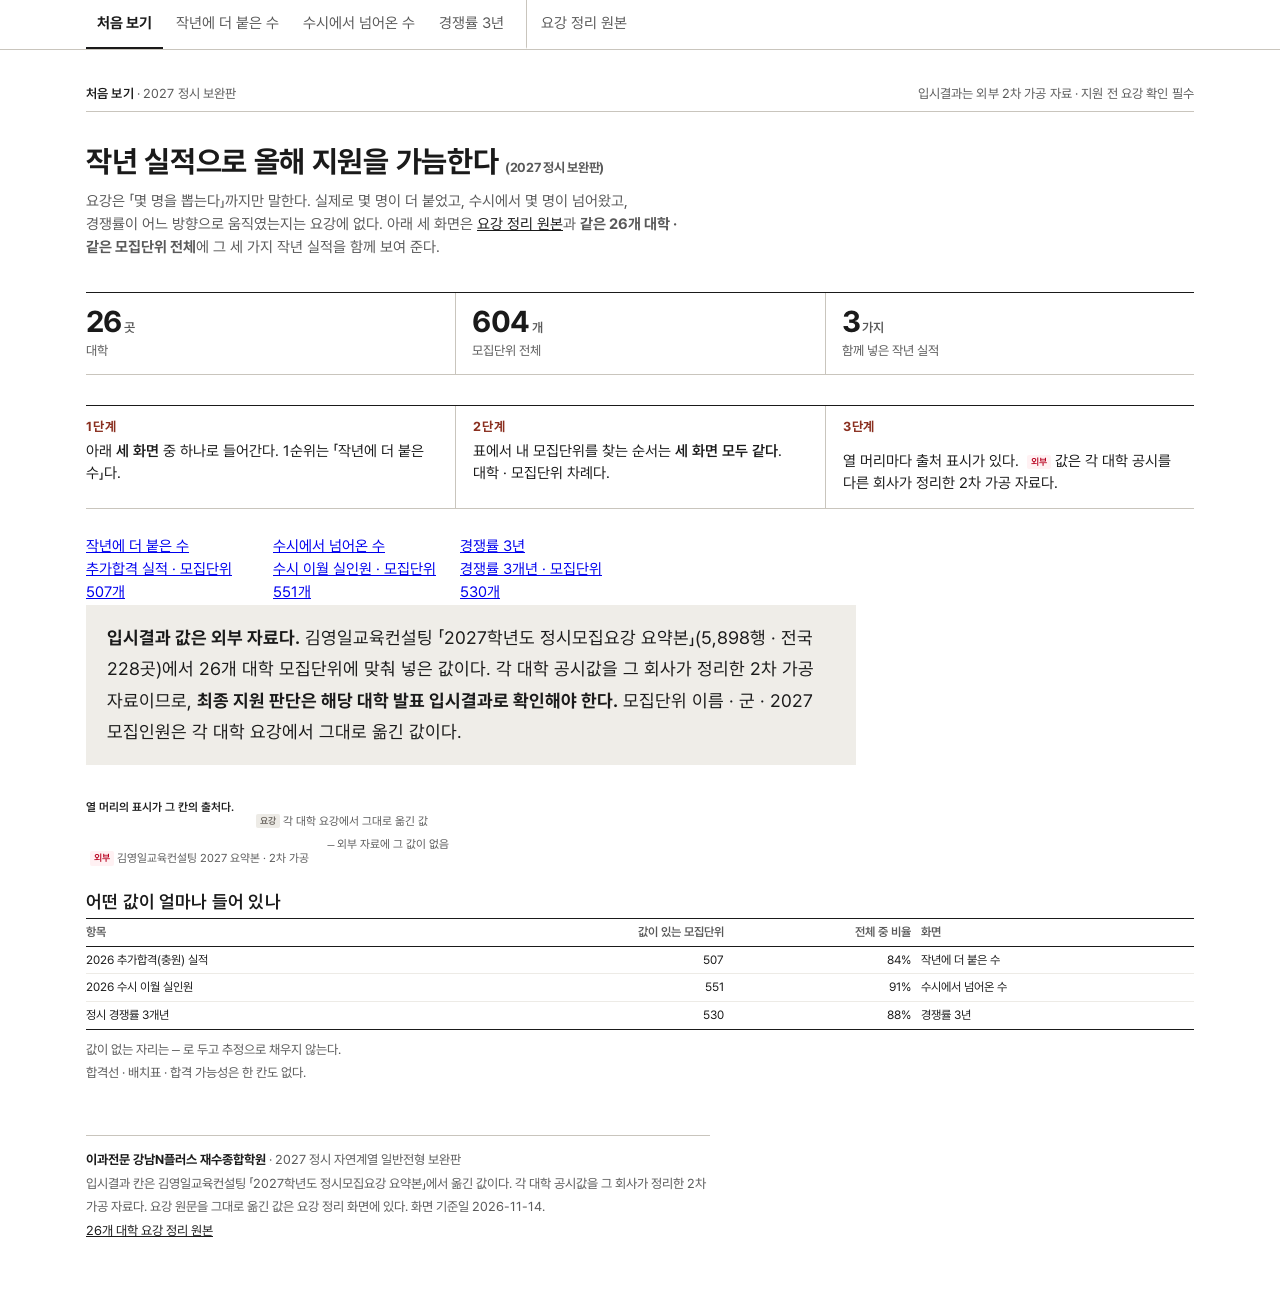
<file: plus/index.html>
<!doctype html><html lang="ko"><head><meta charset="utf-8">
<meta name="viewport" content="width=device-width,initial-scale=1">
<title>처음 보기 · 2027 정시 보완판</title>
<meta name="description" content="2027 정시 자연계열 일반전형 26개 대학 — 작년 추가합격 · 수시 이월 · 경쟁률 3개년 보완판">
<meta name="robots" content="noindex,nofollow,noarchive">
<link rel="stylesheet" href="../site.css">
<link rel="stylesheet" href="plus.css">
</head><body>
<nav class="gnav"><div class="gnav-in"><span class="on">처음 보기</span><a href="added/index.html">작년에 더 붙은 수</a><a href="moved/index.html">수시에서 넘어온 수</a><a href="ratio/index.html">경쟁률 3년</a><a class="sep" href="../index.html">요강 정리 원본</a></div></nav>
<div class="wrap">
<div class="runhead"><span><b>처음 보기</b> · 2027 정시 보완판</span><span>입시결과는 외부 2차 가공 자료 · 지원 전 요강 확인 필수</span></div>
<h1>작년 실적으로 올해 지원을 가늠한다 <span class="mini">(2027 정시 보완판)</span></h1>
<p class="lede">요강은 「몇 명을 뽑는다」까지만 말한다. 실제로 몇 명이 더 붙었고, 수시에서 몇 명이
넘어왔고, 경쟁률이 어느 방향으로 움직였는지는 요강에 없다. 아래 세 화면은
<a href="../index.html">요강 정리 원본</a>과 <b>같은 26개 대학 · 같은 모집단위 전체</b>에
그 세 가지 작년 실적을 함께 보여 준다.</p>
<div class="kpi"><div><div class="n">26<em>곳</em></div><div class="k">대학</div></div><div><div class="n">604<em>개</em></div><div class="k">모집단위 전체</div></div><div><div class="n">3<em>가지</em></div><div class="k">함께 넣은 작년 실적</div></div></div>
<div class="lead"><div class="st"><div class="no">1단계</div><div class="tx">아래 <b>세 화면</b> 중 하나로 들어간다. 1순위는 「작년에 더 붙은 수」다.</div></div><div class="st"><div class="no">2단계</div><div class="tx">표에서 내 모집단위를 찾는 순서는 <b>세 화면 모두 같다</b>. 대학 · 모집단위 차례다.</div></div><div class="st"><div class="no">3단계</div><div class="tx">열 머리마다 출처 표시가 있다. <span class="src ext">외부</span> 값은 각 대학 공시를 다른 회사가 정리한 2차 가공 자료다.</div></div></div>
<div class="pickgrid"><a class="pcard" href="added/index.html"><div class="t">작년에 더 붙은 수</div><div class="d">추가합격 실적 · 모집단위 507개</div></a><a class="pcard" href="moved/index.html"><div class="t">수시에서 넘어온 수</div><div class="d">수시 이월 실인원 · 모집단위 551개</div></a><a class="pcard" href="ratio/index.html"><div class="t">경쟁률 3년</div><div class="d">경쟁률 3개년 · 모집단위 530개</div></a></div>
<div class="callout"><b>입시결과 값은 외부 자료다.</b>
김영일교육컨설팅 「2027학년도 정시모집요강 요약본」(5,898행 · 전국
228곳)에서 26개 대학 모집단위에 맞춰 넣은 값이다. 각 대학 공시값을 그 회사가
정리한 2차 가공 자료이므로, <b>최종 지원 판단은 해당 대학 발표 입시결과로 확인해야 한다.</b>
모집단위 이름 · 군 · 2027 모집인원은 각 대학 요강에서 그대로 옮긴 값이다.</div>
<div class="legend"><span><b>열 머리의 표시가 그 칸의 출처다.</b></span><span><span class="src canon">요강</span> 각 대학 요강에서 그대로 옮긴 값</span><span><span class="src ext">외부</span> 김영일교육컨설팅 2027 요약본 · 2차 가공</span><span class="none"><code>—</code> 외부 자료에 그 값이 없음</span></div>
<h2>어떤 값이 얼마나 들어 있나</h2>
<div class="scroll"><table class="pl"><thead><tr><th>항목</th><th class="num">값이 있는 모집단위</th>
<th class="num">전체 중 비율</th><th>화면</th></tr></thead><tbody>
<tr><td>2026 추가합격(충원) 실적</td><td class="num">507</td>
<td class="num">84%</td><td>작년에 더 붙은 수</td></tr>
<tr><td>2026 수시 이월 실인원</td><td class="num">551</td>
<td class="num">91%</td><td>수시에서 넘어온 수</td></tr>
<tr><td>정시 경쟁률 3개년</td><td class="num">530</td>
<td class="num">88%</td><td>경쟁률 3년</td></tr>
</tbody></table></div>
<ul class="fn">
<li>값이 없는 자리는 <code>—</code> 로 두고 추정으로 채우지 않는다.</li>
<li>합격선 · 배치표 · 합격 가능성은 한 칸도 없다.</li>
</ul>
<footer class="foot">
<p><b>이과전문 강남N플러스 재수종합학원</b> · 2027 정시 자연계열 일반전형 보완판</p>
<p>입시결과 칸은 김영일교육컨설팅 「2027학년도 정시모집요강 요약본」에서 옮긴
값이다. 각 대학 공시값을 그 회사가 정리한 2차 가공 자료다. 요강 원문을 그대로 옮긴 값은
요강 정리 화면에 있다. 화면 기준일 2026-11-14.</p>
<p><a href="../index.html">26개 대학 요강 정리 원본</a></p>
</footer>
</div></body></html>
</file>
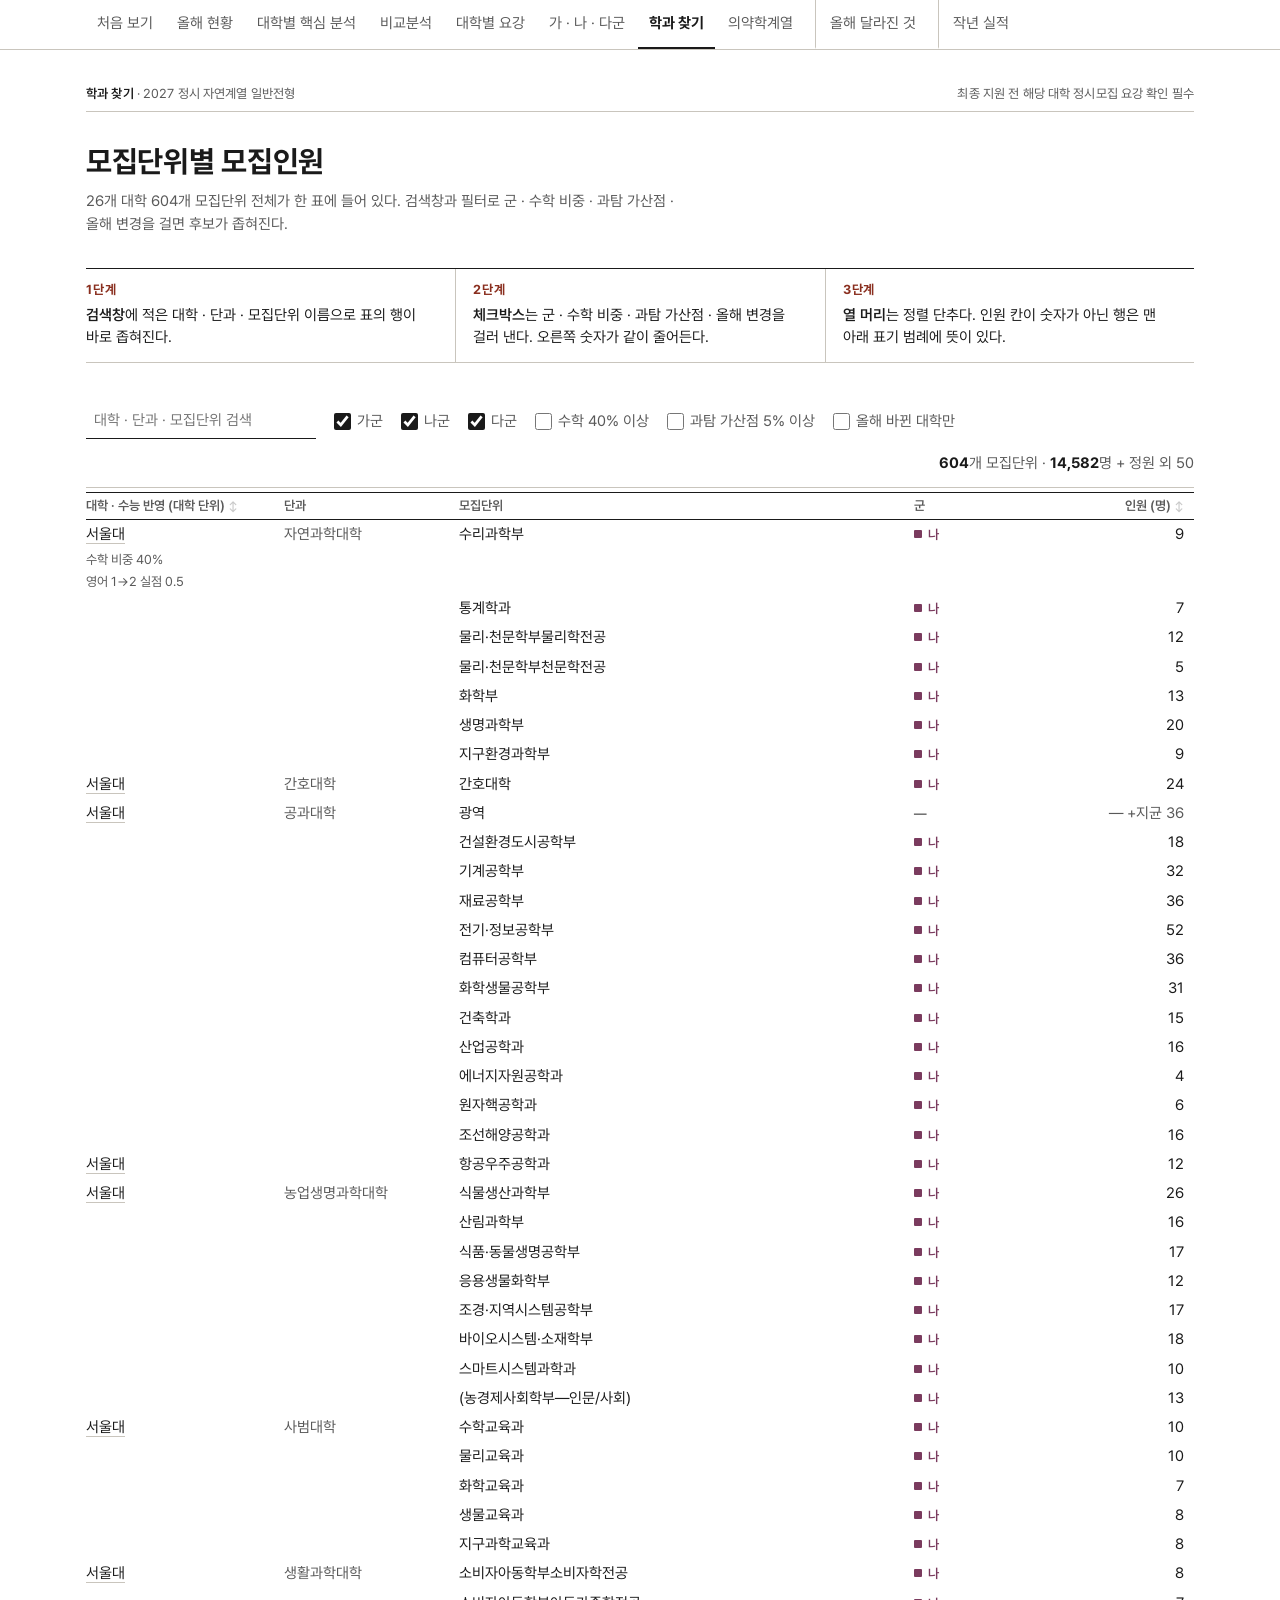
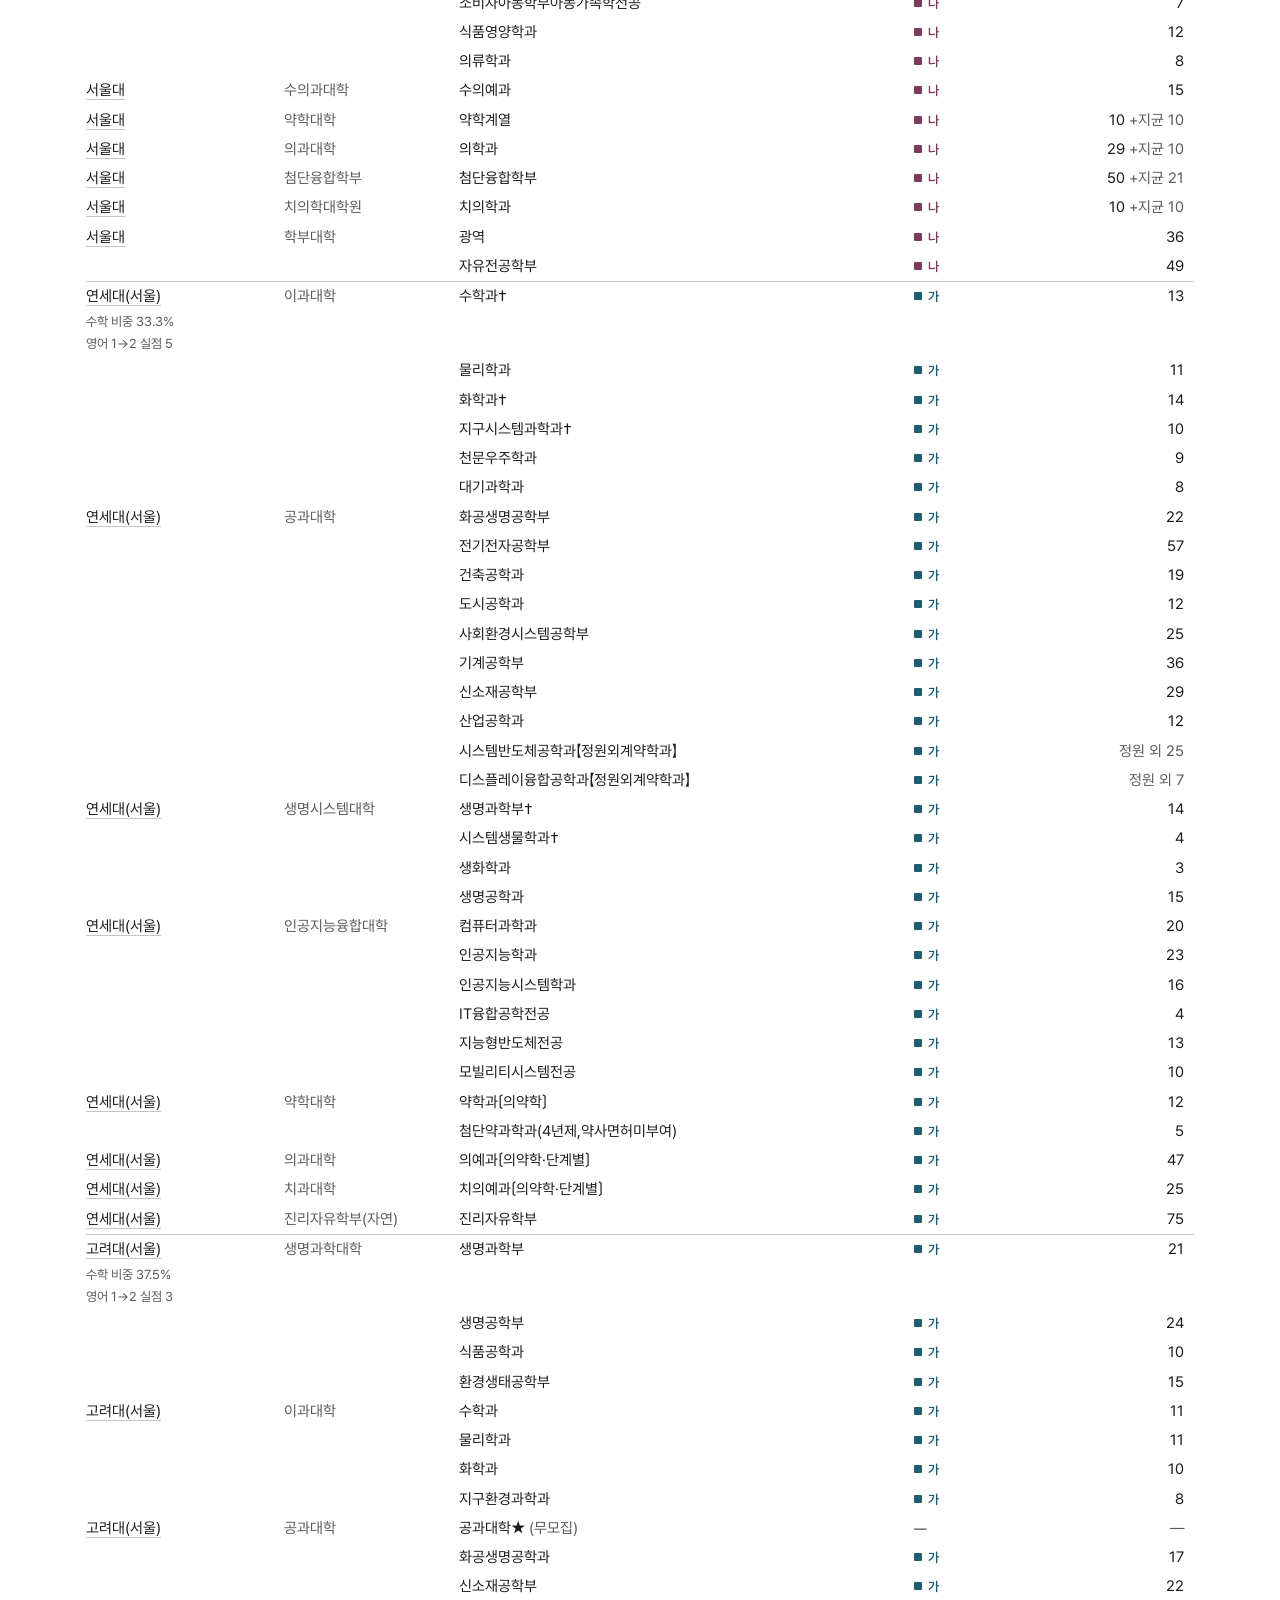
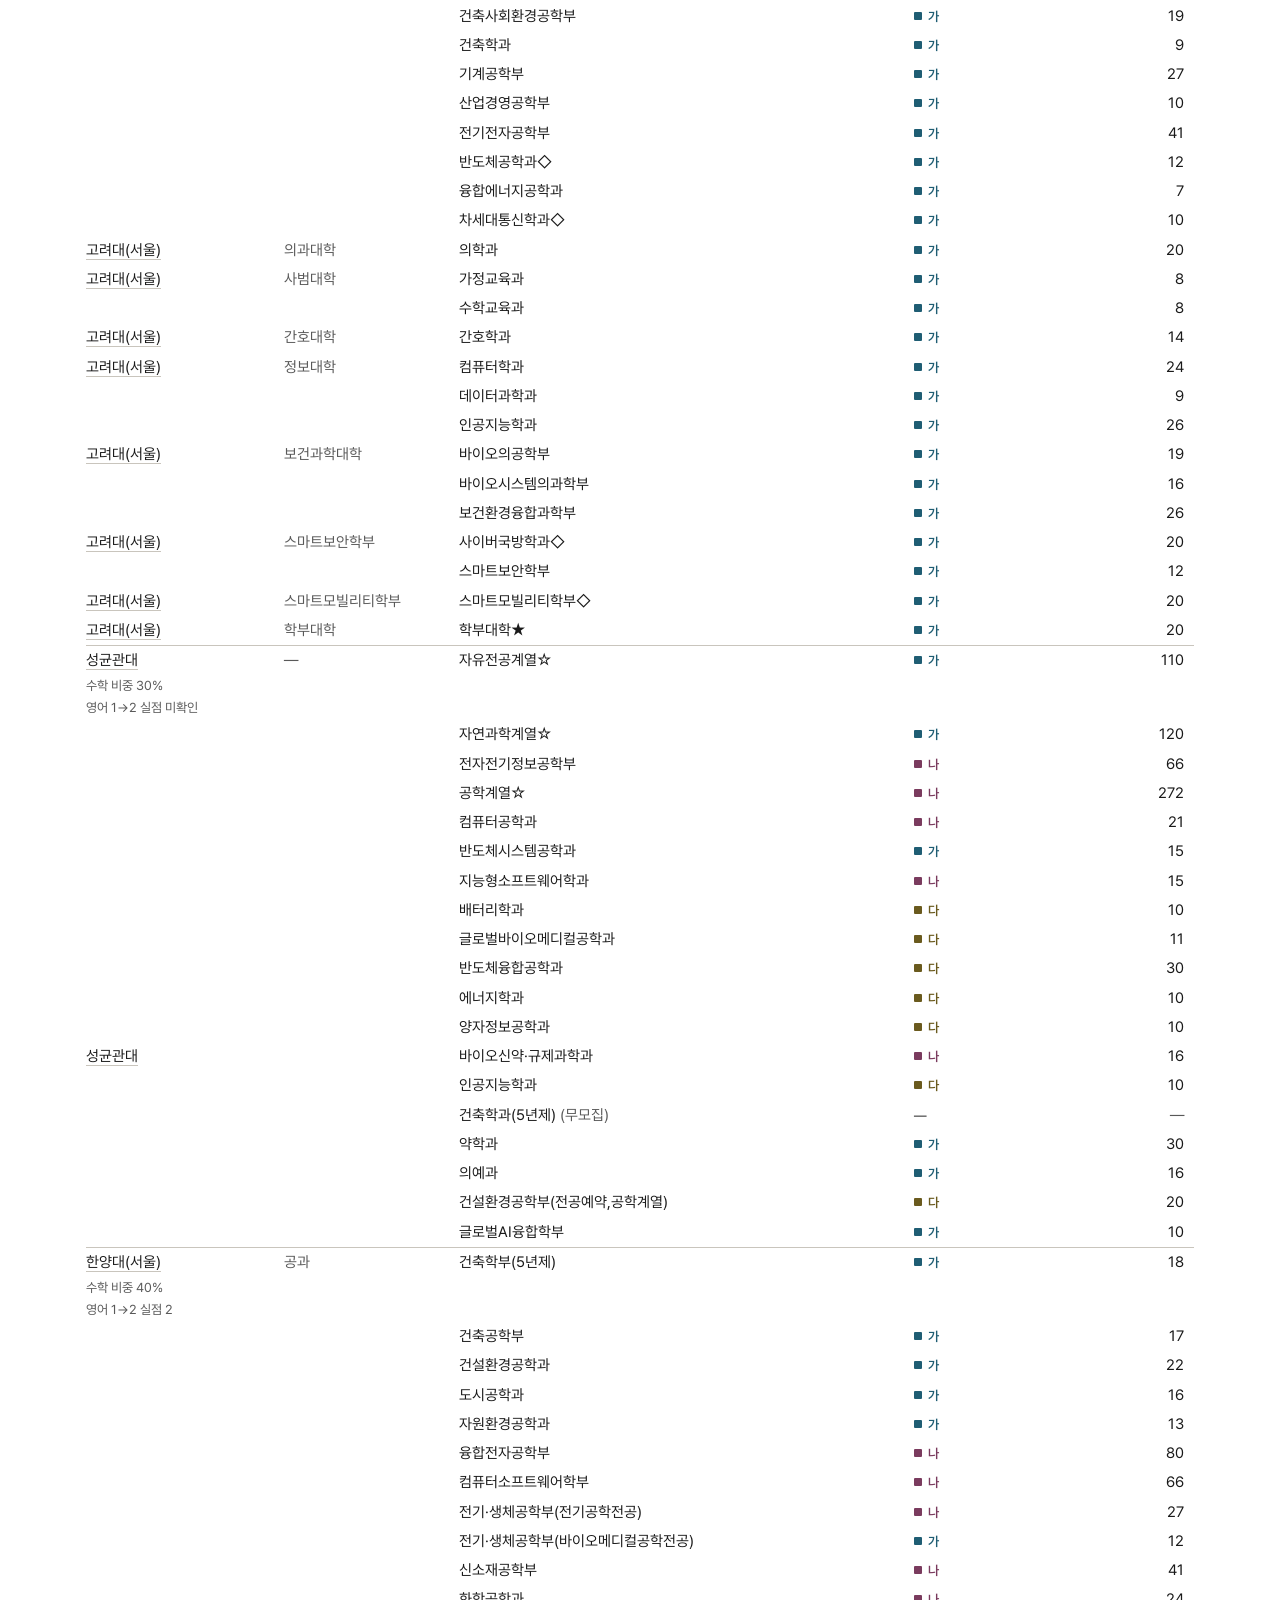
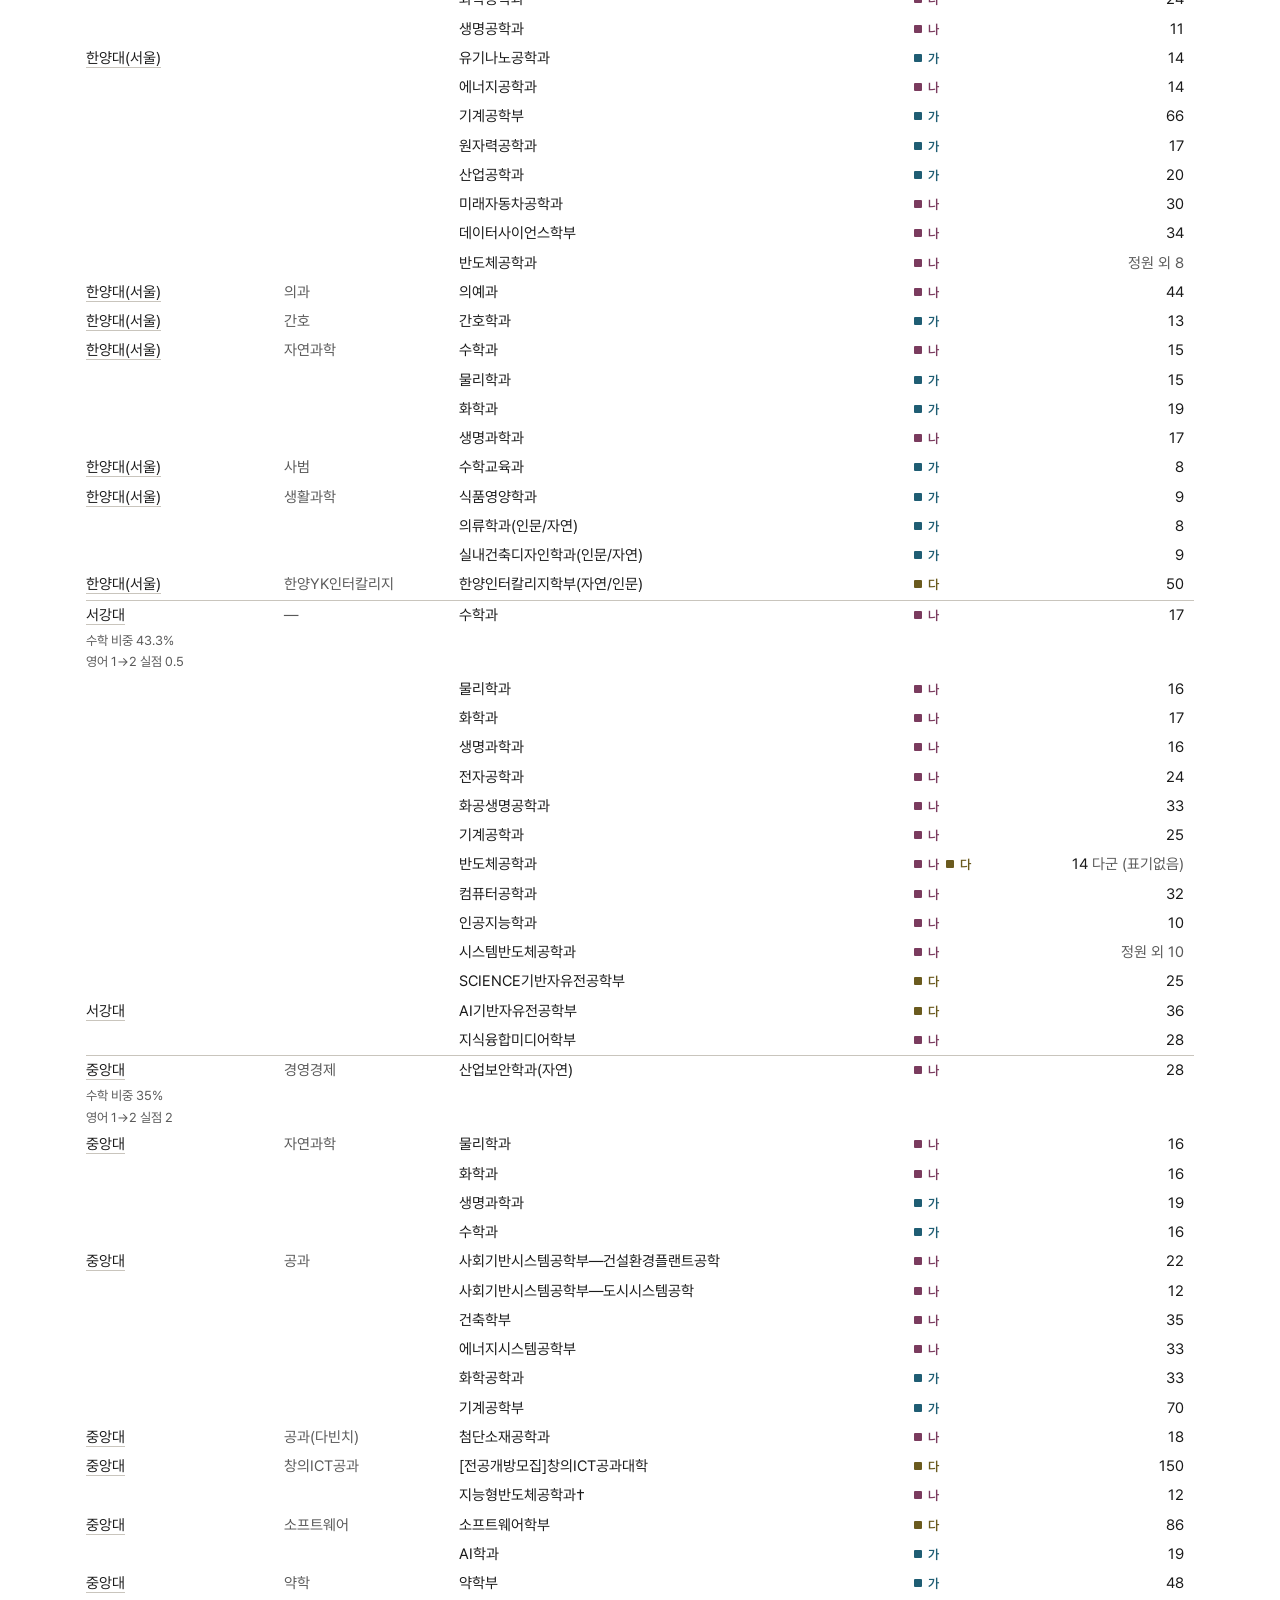
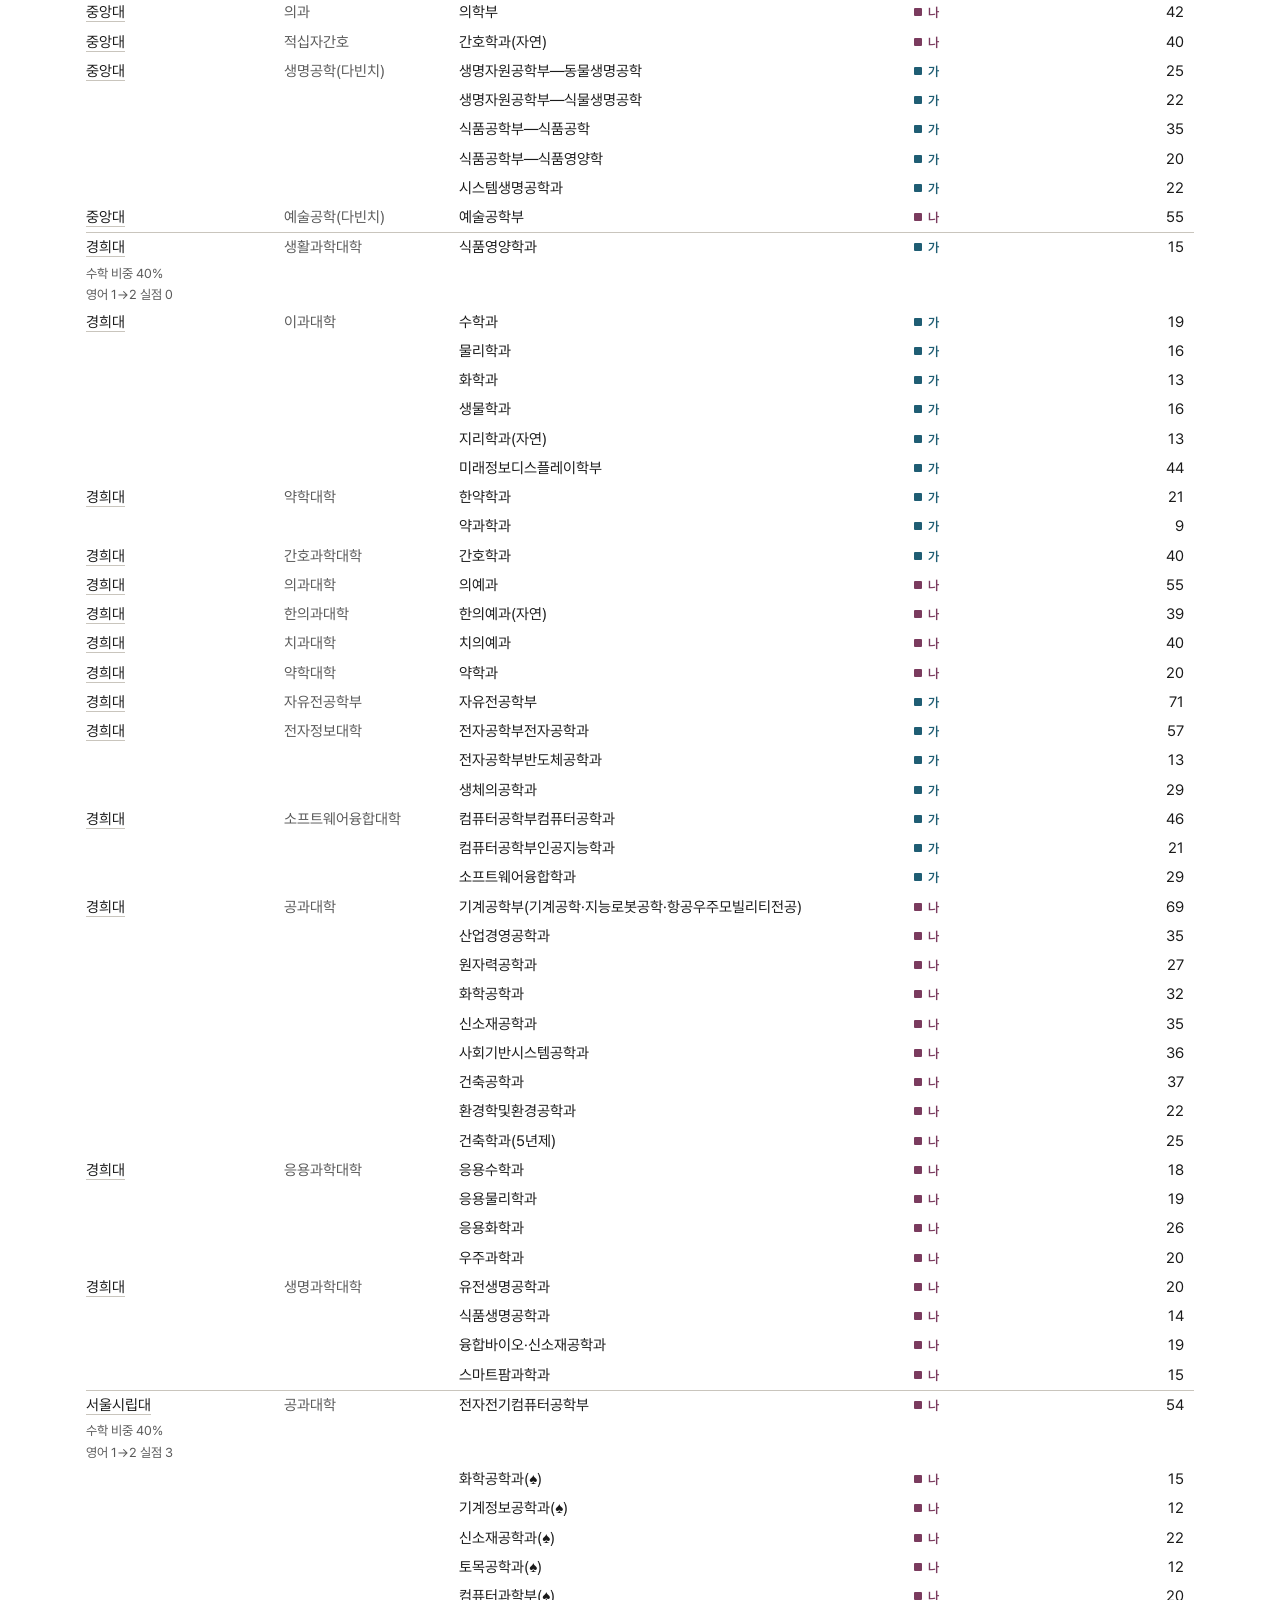
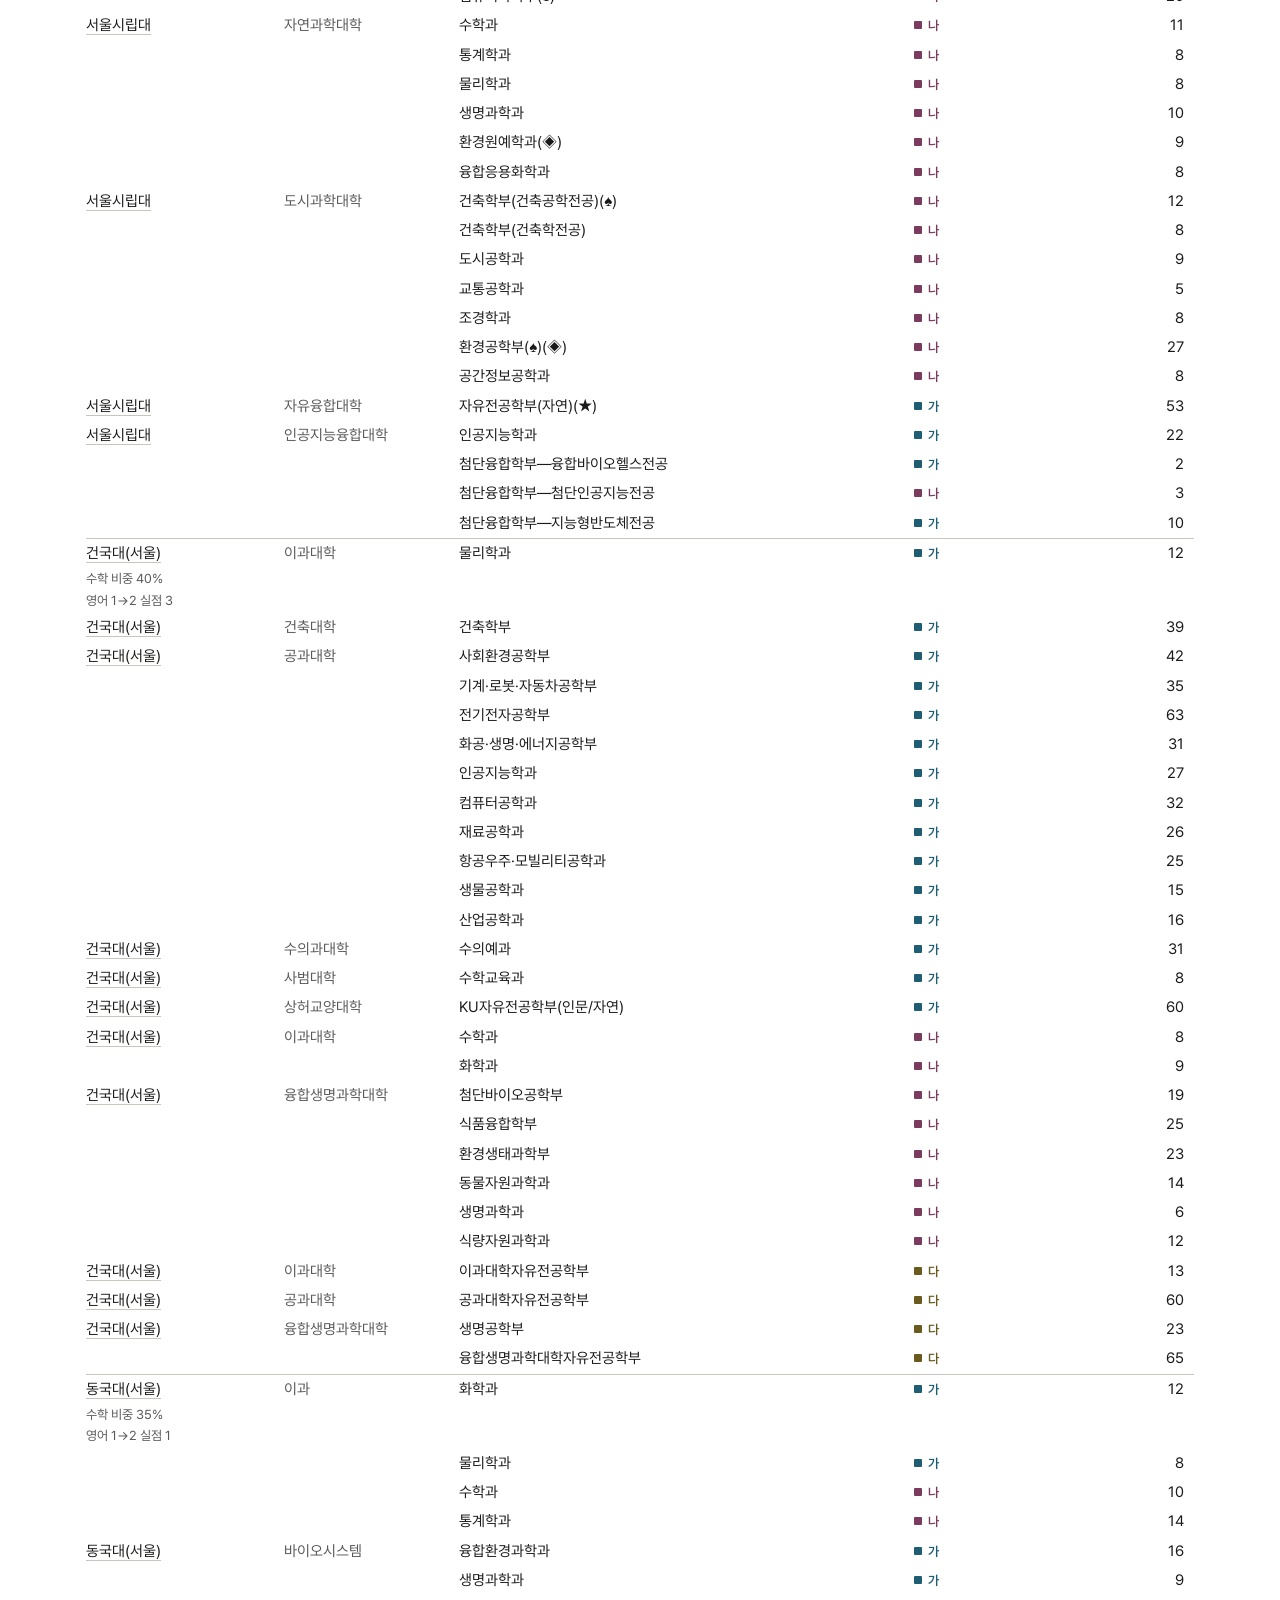
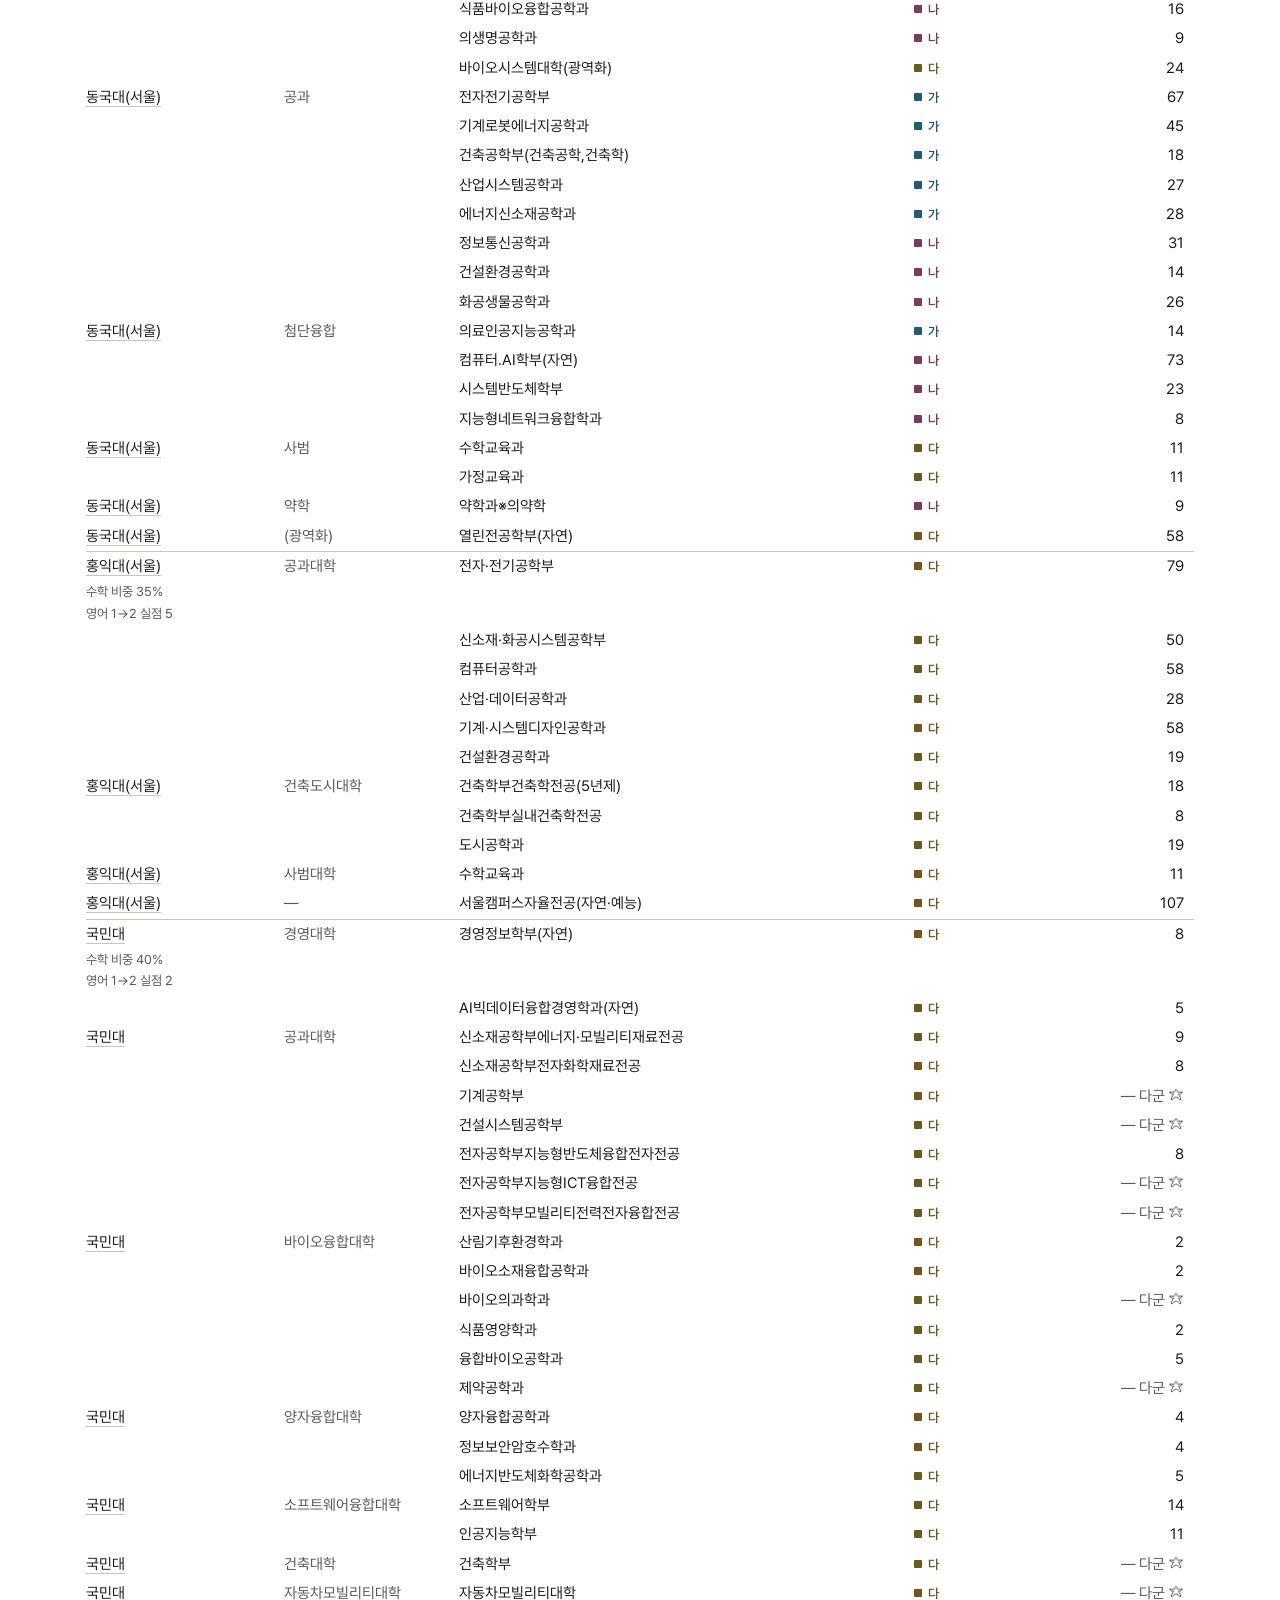
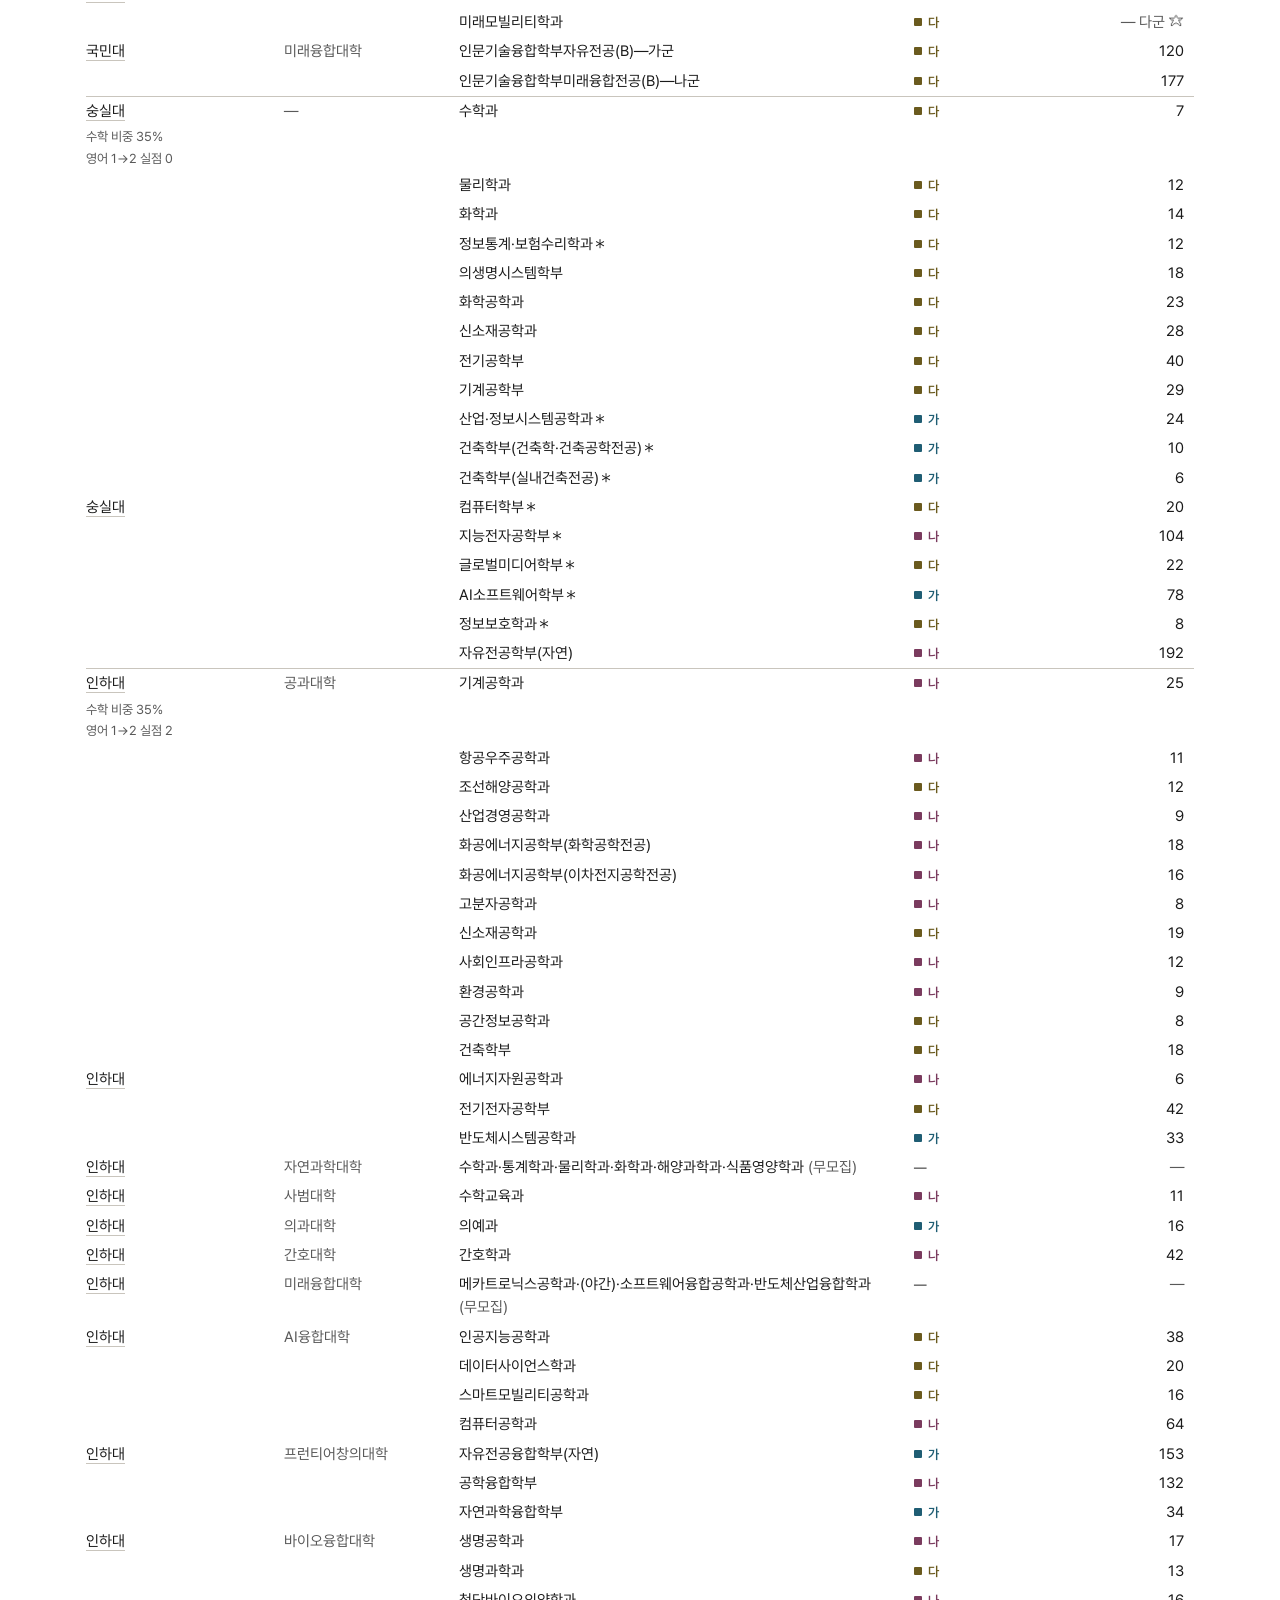
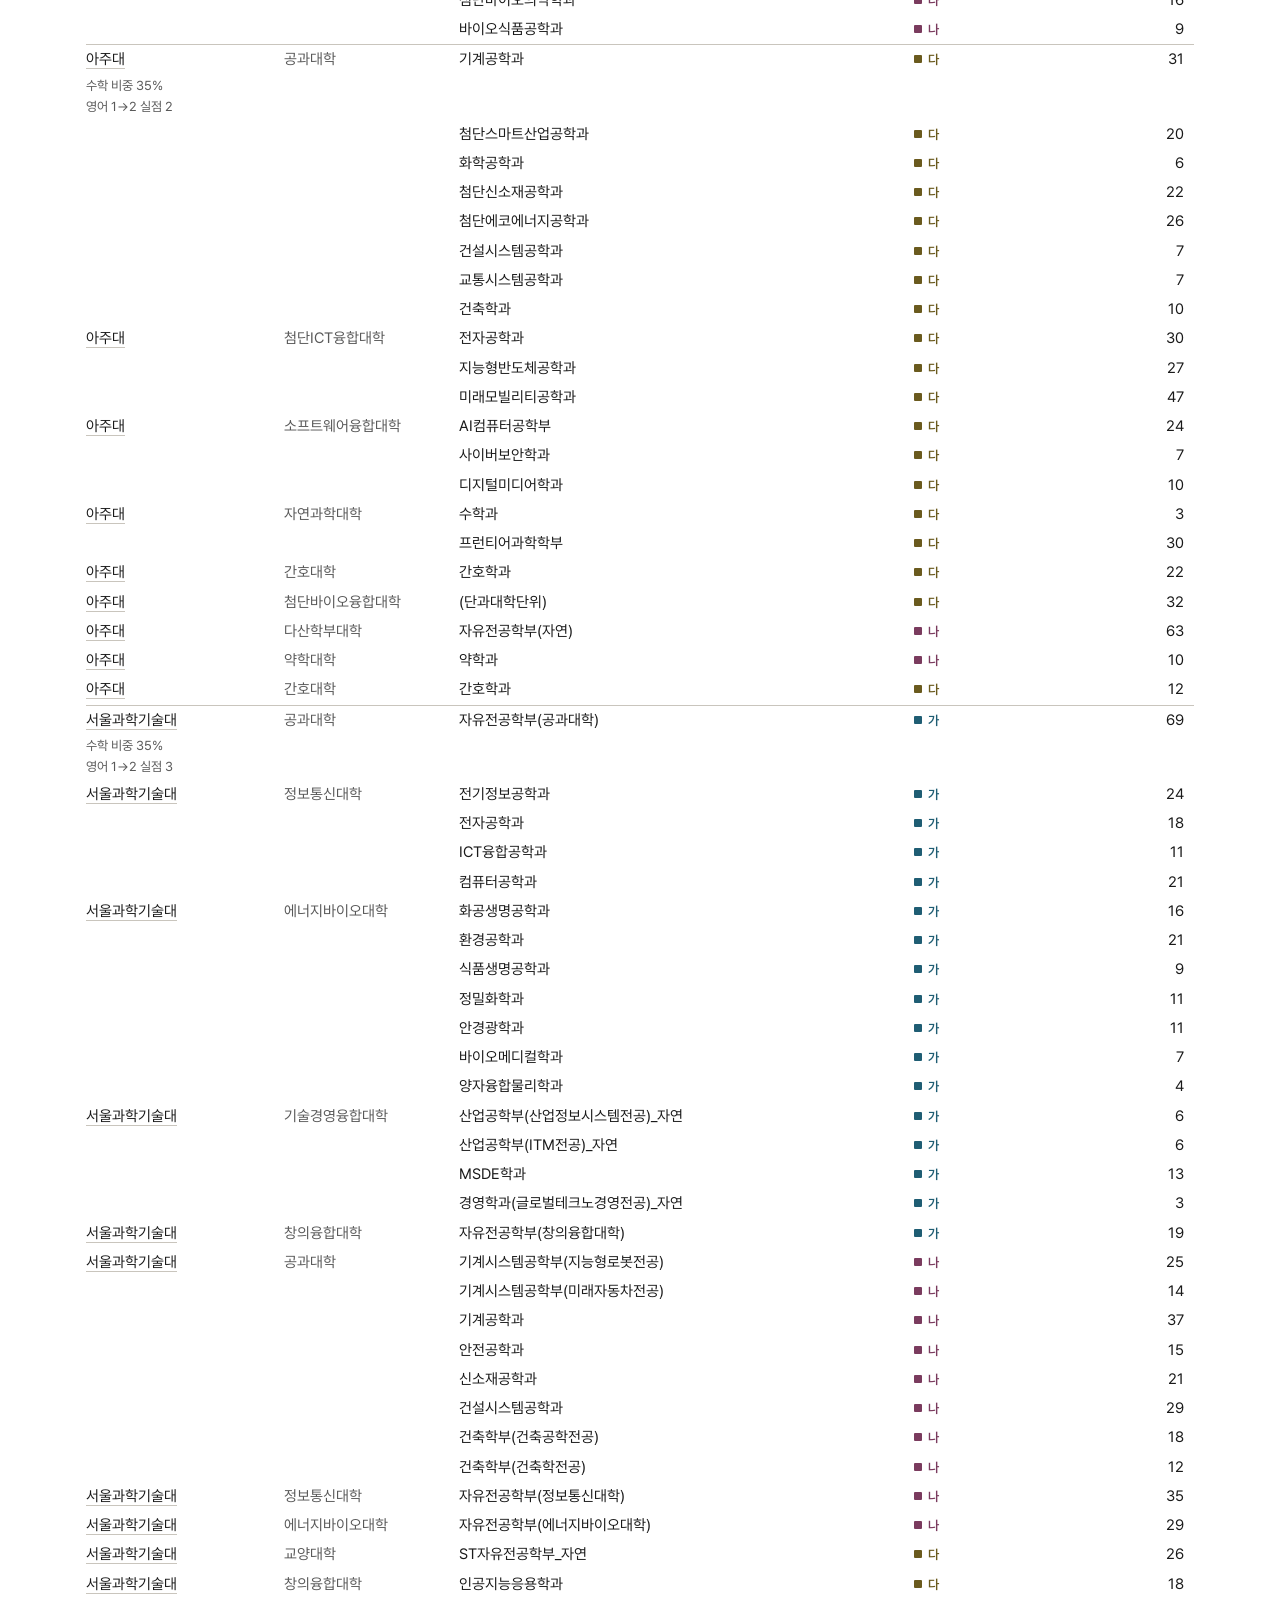
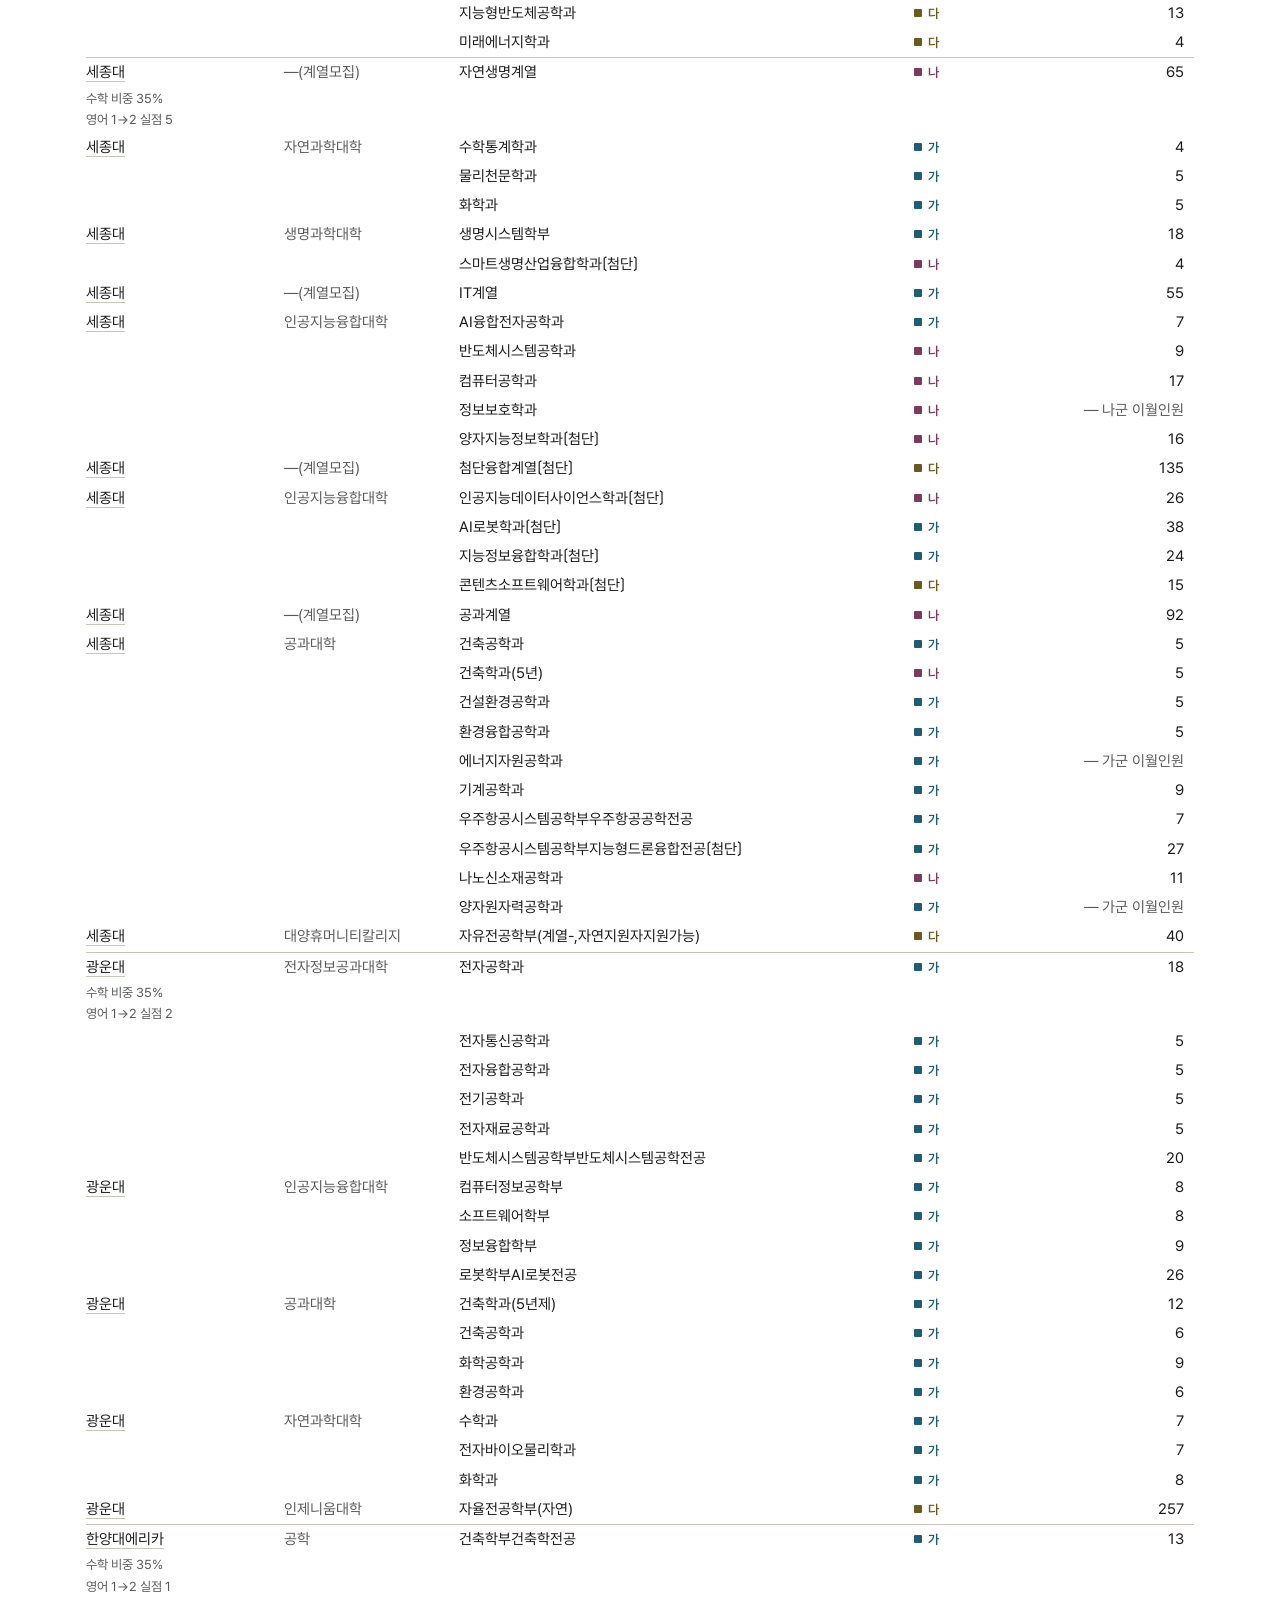
<file: units/index.html>
<!doctype html><html lang="ko"><head><meta charset="utf-8">
<meta name="viewport" content="width=device-width,initial-scale=1">
<title>학과 찾기 · 2027 정시 자연계열 일반전형</title>
<meta name="description" content="2027 정시 자연계열 일반전형 — 26개 대학 604개 모집단위 전수 검색·필터">
<meta name="robots" content="noindex,nofollow,noarchive">

<link rel="icon" href="data:image/svg+xml,<svg%20xmlns='http://www.w3.org/2000/svg'%20viewBox='0%200%2016%2016'><rect%20width='16'%20height='16'%20fill='%23F7F6F3'/><rect%20x='1'%20y='3'%20width='4'%20height='10'%20fill='%231F5D73'/><rect%20x='6'%20y='3'%20width='4'%20height='10'%20fill='%237A3B5E'/><rect%20x='11'%20y='3'%20width='4'%20height='10'%20fill='%236A5A1E'/></svg>">
<link rel="stylesheet" href="../site.css">
</head><body>
<nav class="gnav"><div class="gnav-in"><a class="" href="../index.html">처음 보기</a><a class="" href="../national/index.html">올해 현황</a><a class="" href="../analysis/index.html">대학별 핵심 분석</a><a class="" href="../compare/index.html">비교분석</a><a class="" href="../univ/index.html">대학별 요강</a><a class="" href="../gun/index.html">가 · 나 · 다군</a><span class="on">학과 찾기</span><a class="" href="../medical/index.html">의약학계열</a><a class="sep" href="../changes/index.html">올해 달라진 것</a><a class="sep" href="../plus/index.html">작년 실적</a></div></nav>
<script>/* 내비가 어떤 이유로든 가로로 넘칠 때만(scrollWidth>clientWidth) 현재 칸을
가운데로 끌어온다. 좁은 화면에서는 두 줄로 접으므로 평소엔 아무 일도 하지 않는다.
칸이 더 늘어 한 줄에 안 들어가는 날의 안전장치로 남겨 둔다. 쪽 세로 위치는 건드리지
않으므로 scrollIntoView 는 쓰지 않는다. */
(function(){var g=document.querySelector('.gnav-in'),o=g&&g.querySelector('.on');
if(g&&o&&g.scrollWidth>g.clientWidth)
g.scrollLeft=o.offsetLeft-(g.clientWidth-o.offsetWidth)/2})();</script>
<div class="wrap">
<div class="runhead"><span><b>학과 찾기</b> · 2027 정시 자연계열 일반전형</span><span>최종 지원 전 해당 대학 정시모집 요강 확인 필수</span></div>
<h1>모집단위별 모집인원</h1>
<p class="lede">26개 대학 604개 모집단위 전체가 한 표에 들어 있다. 검색창과 필터로
군 · 수학 비중 · 과탐 가산점 · 올해 변경을 걸면 후보가 좁혀진다.</p>
<div class="lead"><div class="st"><div class="no">1단계</div><div class="tx"><b>검색창</b>에 적은 대학 · 단과 · 모집단위 이름으로 표의 행이 바로 좁혀진다.</div></div><div class="st"><div class="no">2단계</div><div class="tx"><b>체크박스</b>는 군 · 수학 비중 · 과탐 가산점 · 올해 변경을 걸러 낸다. 오른쪽 숫자가 같이 줄어든다.</div></div><div class="st"><div class="no">3단계</div><div class="tx"><b>열 머리</b>는 정렬 단추다. 인원 칸이 숫자가 아닌 행은 맨 아래 표기 범례에 뜻이 있다.</div></div></div>
<div class="bar">
  <input type="search" id="q" placeholder="대학 · 단과 · 모집단위 검색" autocomplete="off">
  <label><input type="checkbox" class="fg" value="가" checked>가군</label>
  <label><input type="checkbox" class="fg" value="나" checked>나군</label>
  <label><input type="checkbox" class="fg" value="다" checked>다군</label>
  <label><input type="checkbox" id="fm">수학 40% 이상</label>
  <label><input type="checkbox" id="fs">과탐 가산점 5% 이상</label>
  <label><input type="checkbox" id="fc">올해 바뀐 대학만</label>
  <span class="count"><b id="nr">604</b>개 모집단위 ·
    <b id="ns">14,582</b>명<span class="sub" id="nq"> + 정원 외 50</span></span>
</div>
<div class="scroll"><table class="ref fix u3"><thead><tr>
<th class="s" data-k="u">대학 · 수능 반영 (대학 단위)</th><th>단과</th><th>모집단위</th><th>군</th>
<th class="s num" data-k="n">인원 (명)</th></tr></thead>
<tbody id="tb"><tr data-g="나" data-m="40.0" data-s="-1" data-c="0" data-n="9" data-u="서울대" data-q="서울대 자연과학대학 수리과학부 서울"><td><a class="ul" href="../univ/index.html#01-서울대">서울대</a><span class="uax">수학 비중 40%</span><span class="uax">영어 1→2 실점 0.5</span></td><td class="sub">자연과학대학</td><td>수리과학부</td><td><span class="gmark g1"><span class="chip c1"></span>나</span></td><td class="num">9</td></tr><tr data-g="나" data-m="40.0" data-s="-1" data-c="0" data-n="7" data-u="서울대" data-q="서울대 자연과학대학 통계학과 서울"><td><a class="ul" href="../univ/index.html#01-서울대">서울대</a><span class="uax">수학 비중 40%</span><span class="uax">영어 1→2 실점 0.5</span></td><td class="sub"><span class="sub">자연과학대학</span></td><td>통계학과</td><td><span class="gmark g1"><span class="chip c1"></span>나</span></td><td class="num">7</td></tr><tr data-g="나" data-m="40.0" data-s="-1" data-c="0" data-n="12" data-u="서울대" data-q="서울대 자연과학대학 물리·천문학부물리학전공 서울"><td><a class="ul" href="../univ/index.html#01-서울대">서울대</a><span class="uax">수학 비중 40%</span><span class="uax">영어 1→2 실점 0.5</span></td><td class="sub"><span class="sub">자연과학대학</span></td><td>물리·천문학부물리학전공</td><td><span class="gmark g1"><span class="chip c1"></span>나</span></td><td class="num">12</td></tr><tr data-g="나" data-m="40.0" data-s="-1" data-c="0" data-n="5" data-u="서울대" data-q="서울대 자연과학대학 물리·천문학부천문학전공 서울"><td><a class="ul" href="../univ/index.html#01-서울대">서울대</a><span class="uax">수학 비중 40%</span><span class="uax">영어 1→2 실점 0.5</span></td><td class="sub"><span class="sub">자연과학대학</span></td><td>물리·천문학부천문학전공</td><td><span class="gmark g1"><span class="chip c1"></span>나</span></td><td class="num">5</td></tr><tr data-g="나" data-m="40.0" data-s="-1" data-c="0" data-n="13" data-u="서울대" data-q="서울대 자연과학대학 화학부 서울"><td><a class="ul" href="../univ/index.html#01-서울대">서울대</a><span class="uax">수학 비중 40%</span><span class="uax">영어 1→2 실점 0.5</span></td><td class="sub"><span class="sub">자연과학대학</span></td><td>화학부</td><td><span class="gmark g1"><span class="chip c1"></span>나</span></td><td class="num">13</td></tr><tr data-g="나" data-m="40.0" data-s="-1" data-c="0" data-n="20" data-u="서울대" data-q="서울대 자연과학대학 생명과학부 서울"><td><a class="ul" href="../univ/index.html#01-서울대">서울대</a><span class="uax">수학 비중 40%</span><span class="uax">영어 1→2 실점 0.5</span></td><td class="sub"><span class="sub">자연과학대학</span></td><td>생명과학부</td><td><span class="gmark g1"><span class="chip c1"></span>나</span></td><td class="num">20</td></tr><tr data-g="나" data-m="40.0" data-s="-1" data-c="0" data-n="9" data-u="서울대" data-q="서울대 자연과학대학 지구환경과학부 서울"><td><a class="ul" href="../univ/index.html#01-서울대">서울대</a><span class="uax">수학 비중 40%</span><span class="uax">영어 1→2 실점 0.5</span></td><td class="sub"><span class="sub">자연과학대학</span></td><td>지구환경과학부</td><td><span class="gmark g1"><span class="chip c1"></span>나</span></td><td class="num">9</td></tr><tr data-g="나" data-m="40.0" data-s="-1" data-c="0" data-n="24" data-u="서울대" data-q="서울대 간호대학 간호대학 서울"><td><a class="ul" href="../univ/index.html#01-서울대">서울대</a><span class="uax">수학 비중 40%</span><span class="uax">영어 1→2 실점 0.5</span></td><td class="sub">간호대학</td><td>간호대학</td><td><span class="gmark g1"><span class="chip c1"></span>나</span></td><td class="num">24</td></tr><tr data-g="" data-m="40.0" data-s="-1" data-c="0" data-n="0" data-u="서울대" data-q="서울대 공과대학 광역 서울"><td><a class="ul" href="../univ/index.html#01-서울대">서울대</a><span class="uax">수학 비중 40%</span><span class="uax">영어 1→2 실점 0.5</span></td><td class="sub">공과대학</td><td>광역</td><td><span class="gmark sub">—</span></td><td class="num"><span class="sub">—</span><span class="sub"> +지균 36</span><span class="sub"> </span></td></tr><tr data-g="나" data-m="40.0" data-s="-1" data-c="0" data-n="18" data-u="서울대" data-q="서울대 공과대학 건설환경도시공학부 서울"><td><a class="ul" href="../univ/index.html#01-서울대">서울대</a><span class="uax">수학 비중 40%</span><span class="uax">영어 1→2 실점 0.5</span></td><td class="sub"><span class="sub">공과대학</span></td><td>건설환경도시공학부</td><td><span class="gmark g1"><span class="chip c1"></span>나</span></td><td class="num">18</td></tr><tr data-g="나" data-m="40.0" data-s="-1" data-c="0" data-n="32" data-u="서울대" data-q="서울대 공과대학 기계공학부 서울"><td><a class="ul" href="../univ/index.html#01-서울대">서울대</a><span class="uax">수학 비중 40%</span><span class="uax">영어 1→2 실점 0.5</span></td><td class="sub"><span class="sub">공과대학</span></td><td>기계공학부</td><td><span class="gmark g1"><span class="chip c1"></span>나</span></td><td class="num">32</td></tr><tr data-g="나" data-m="40.0" data-s="-1" data-c="0" data-n="36" data-u="서울대" data-q="서울대 공과대학 재료공학부 서울"><td><a class="ul" href="../univ/index.html#01-서울대">서울대</a><span class="uax">수학 비중 40%</span><span class="uax">영어 1→2 실점 0.5</span></td><td class="sub"><span class="sub">공과대학</span></td><td>재료공학부</td><td><span class="gmark g1"><span class="chip c1"></span>나</span></td><td class="num">36</td></tr><tr data-g="나" data-m="40.0" data-s="-1" data-c="0" data-n="52" data-u="서울대" data-q="서울대 공과대학 전기·정보공학부 서울"><td><a class="ul" href="../univ/index.html#01-서울대">서울대</a><span class="uax">수학 비중 40%</span><span class="uax">영어 1→2 실점 0.5</span></td><td class="sub"><span class="sub">공과대학</span></td><td>전기·정보공학부</td><td><span class="gmark g1"><span class="chip c1"></span>나</span></td><td class="num">52</td></tr><tr data-g="나" data-m="40.0" data-s="-1" data-c="0" data-n="36" data-u="서울대" data-q="서울대 공과대학 컴퓨터공학부 서울"><td><a class="ul" href="../univ/index.html#01-서울대">서울대</a><span class="uax">수학 비중 40%</span><span class="uax">영어 1→2 실점 0.5</span></td><td class="sub"><span class="sub">공과대학</span></td><td>컴퓨터공학부</td><td><span class="gmark g1"><span class="chip c1"></span>나</span></td><td class="num">36</td></tr><tr data-g="나" data-m="40.0" data-s="-1" data-c="0" data-n="31" data-u="서울대" data-q="서울대 공과대학 화학생물공학부 서울"><td><a class="ul" href="../univ/index.html#01-서울대">서울대</a><span class="uax">수학 비중 40%</span><span class="uax">영어 1→2 실점 0.5</span></td><td class="sub"><span class="sub">공과대학</span></td><td>화학생물공학부</td><td><span class="gmark g1"><span class="chip c1"></span>나</span></td><td class="num">31</td></tr><tr data-g="나" data-m="40.0" data-s="-1" data-c="0" data-n="15" data-u="서울대" data-q="서울대 공과대학 건축학과 서울"><td><a class="ul" href="../univ/index.html#01-서울대">서울대</a><span class="uax">수학 비중 40%</span><span class="uax">영어 1→2 실점 0.5</span></td><td class="sub"><span class="sub">공과대학</span></td><td>건축학과</td><td><span class="gmark g1"><span class="chip c1"></span>나</span></td><td class="num">15</td></tr><tr data-g="나" data-m="40.0" data-s="-1" data-c="0" data-n="16" data-u="서울대" data-q="서울대 공과대학 산업공학과 서울"><td><a class="ul" href="../univ/index.html#01-서울대">서울대</a><span class="uax">수학 비중 40%</span><span class="uax">영어 1→2 실점 0.5</span></td><td class="sub"><span class="sub">공과대학</span></td><td>산업공학과</td><td><span class="gmark g1"><span class="chip c1"></span>나</span></td><td class="num">16</td></tr><tr data-g="나" data-m="40.0" data-s="-1" data-c="0" data-n="4" data-u="서울대" data-q="서울대 공과대학 에너지자원공학과 서울"><td><a class="ul" href="../univ/index.html#01-서울대">서울대</a><span class="uax">수학 비중 40%</span><span class="uax">영어 1→2 실점 0.5</span></td><td class="sub"><span class="sub">공과대학</span></td><td>에너지자원공학과</td><td><span class="gmark g1"><span class="chip c1"></span>나</span></td><td class="num">4</td></tr><tr data-g="나" data-m="40.0" data-s="-1" data-c="0" data-n="6" data-u="서울대" data-q="서울대 공과대학 원자핵공학과 서울"><td><a class="ul" href="../univ/index.html#01-서울대">서울대</a><span class="uax">수학 비중 40%</span><span class="uax">영어 1→2 실점 0.5</span></td><td class="sub"><span class="sub">공과대학</span></td><td>원자핵공학과</td><td><span class="gmark g1"><span class="chip c1"></span>나</span></td><td class="num">6</td></tr><tr data-g="나" data-m="40.0" data-s="-1" data-c="0" data-n="16" data-u="서울대" data-q="서울대 공과대학 조선해양공학과 서울"><td><a class="ul" href="../univ/index.html#01-서울대">서울대</a><span class="uax">수학 비중 40%</span><span class="uax">영어 1→2 실점 0.5</span></td><td class="sub"><span class="sub">공과대학</span></td><td>조선해양공학과</td><td><span class="gmark g1"><span class="chip c1"></span>나</span></td><td class="num">16</td></tr><tr data-g="나" data-m="40.0" data-s="-1" data-c="0" data-n="12" data-u="서울대" data-q="서울대 공과대학 항공우주공학과 서울"><td><a class="ul" href="../univ/index.html#01-서울대">서울대</a><span class="uax">수학 비중 40%</span><span class="uax">영어 1→2 실점 0.5</span></td><td class="sub"><span class="sub">공과대학</span></td><td>항공우주공학과</td><td><span class="gmark g1"><span class="chip c1"></span>나</span></td><td class="num">12</td></tr><tr data-g="나" data-m="40.0" data-s="-1" data-c="0" data-n="26" data-u="서울대" data-q="서울대 농업생명과학대학 식물생산과학부 서울"><td><a class="ul" href="../univ/index.html#01-서울대">서울대</a><span class="uax">수학 비중 40%</span><span class="uax">영어 1→2 실점 0.5</span></td><td class="sub">농업생명과학대학</td><td>식물생산과학부</td><td><span class="gmark g1"><span class="chip c1"></span>나</span></td><td class="num">26</td></tr><tr data-g="나" data-m="40.0" data-s="-1" data-c="0" data-n="16" data-u="서울대" data-q="서울대 농업생명과학대학 산림과학부 서울"><td><a class="ul" href="../univ/index.html#01-서울대">서울대</a><span class="uax">수학 비중 40%</span><span class="uax">영어 1→2 실점 0.5</span></td><td class="sub"><span class="sub">농업생명과학대학</span></td><td>산림과학부</td><td><span class="gmark g1"><span class="chip c1"></span>나</span></td><td class="num">16</td></tr><tr data-g="나" data-m="40.0" data-s="-1" data-c="0" data-n="17" data-u="서울대" data-q="서울대 농업생명과학대학 식품·동물생명공학부 서울"><td><a class="ul" href="../univ/index.html#01-서울대">서울대</a><span class="uax">수학 비중 40%</span><span class="uax">영어 1→2 실점 0.5</span></td><td class="sub"><span class="sub">농업생명과학대학</span></td><td>식품·동물생명공학부</td><td><span class="gmark g1"><span class="chip c1"></span>나</span></td><td class="num">17</td></tr><tr data-g="나" data-m="40.0" data-s="-1" data-c="0" data-n="12" data-u="서울대" data-q="서울대 농업생명과학대학 응용생물화학부 서울"><td><a class="ul" href="../univ/index.html#01-서울대">서울대</a><span class="uax">수학 비중 40%</span><span class="uax">영어 1→2 실점 0.5</span></td><td class="sub"><span class="sub">농업생명과학대학</span></td><td>응용생물화학부</td><td><span class="gmark g1"><span class="chip c1"></span>나</span></td><td class="num">12</td></tr><tr data-g="나" data-m="40.0" data-s="-1" data-c="0" data-n="17" data-u="서울대" data-q="서울대 농업생명과학대학 조경·지역시스템공학부 서울"><td><a class="ul" href="../univ/index.html#01-서울대">서울대</a><span class="uax">수학 비중 40%</span><span class="uax">영어 1→2 실점 0.5</span></td><td class="sub"><span class="sub">농업생명과학대학</span></td><td>조경·지역시스템공학부</td><td><span class="gmark g1"><span class="chip c1"></span>나</span></td><td class="num">17</td></tr><tr data-g="나" data-m="40.0" data-s="-1" data-c="0" data-n="18" data-u="서울대" data-q="서울대 농업생명과학대학 바이오시스템·소재학부 서울"><td><a class="ul" href="../univ/index.html#01-서울대">서울대</a><span class="uax">수학 비중 40%</span><span class="uax">영어 1→2 실점 0.5</span></td><td class="sub"><span class="sub">농업생명과학대학</span></td><td>바이오시스템·소재학부</td><td><span class="gmark g1"><span class="chip c1"></span>나</span></td><td class="num">18</td></tr><tr data-g="나" data-m="40.0" data-s="-1" data-c="0" data-n="10" data-u="서울대" data-q="서울대 농업생명과학대학 스마트시스템과학과 서울"><td><a class="ul" href="../univ/index.html#01-서울대">서울대</a><span class="uax">수학 비중 40%</span><span class="uax">영어 1→2 실점 0.5</span></td><td class="sub"><span class="sub">농업생명과학대학</span></td><td>스마트시스템과학과</td><td><span class="gmark g1"><span class="chip c1"></span>나</span></td><td class="num">10</td></tr><tr data-g="나" data-m="40.0" data-s="-1" data-c="0" data-n="13" data-u="서울대" data-q="서울대 농업생명과학대학 (농경제사회학부—인문/사회) 서울"><td><a class="ul" href="../univ/index.html#01-서울대">서울대</a><span class="uax">수학 비중 40%</span><span class="uax">영어 1→2 실점 0.5</span></td><td class="sub"><span class="sub">농업생명과학대학</span></td><td>(농경제사회학부—인문/사회)</td><td><span class="gmark g1"><span class="chip c1"></span>나</span></td><td class="num">13</td></tr><tr data-g="나" data-m="40.0" data-s="-1" data-c="0" data-n="10" data-u="서울대" data-q="서울대 사범대학 수학교육과 서울"><td><a class="ul" href="../univ/index.html#01-서울대">서울대</a><span class="uax">수학 비중 40%</span><span class="uax">영어 1→2 실점 0.5</span></td><td class="sub">사범대학</td><td>수학교육과</td><td><span class="gmark g1"><span class="chip c1"></span>나</span></td><td class="num">10</td></tr><tr data-g="나" data-m="40.0" data-s="-1" data-c="0" data-n="10" data-u="서울대" data-q="서울대 사범대학 물리교육과 서울"><td><a class="ul" href="../univ/index.html#01-서울대">서울대</a><span class="uax">수학 비중 40%</span><span class="uax">영어 1→2 실점 0.5</span></td><td class="sub"><span class="sub">사범대학</span></td><td>물리교육과</td><td><span class="gmark g1"><span class="chip c1"></span>나</span></td><td class="num">10</td></tr><tr data-g="나" data-m="40.0" data-s="-1" data-c="0" data-n="7" data-u="서울대" data-q="서울대 사범대학 화학교육과 서울"><td><a class="ul" href="../univ/index.html#01-서울대">서울대</a><span class="uax">수학 비중 40%</span><span class="uax">영어 1→2 실점 0.5</span></td><td class="sub"><span class="sub">사범대학</span></td><td>화학교육과</td><td><span class="gmark g1"><span class="chip c1"></span>나</span></td><td class="num">7</td></tr><tr data-g="나" data-m="40.0" data-s="-1" data-c="0" data-n="8" data-u="서울대" data-q="서울대 사범대학 생물교육과 서울"><td><a class="ul" href="../univ/index.html#01-서울대">서울대</a><span class="uax">수학 비중 40%</span><span class="uax">영어 1→2 실점 0.5</span></td><td class="sub"><span class="sub">사범대학</span></td><td>생물교육과</td><td><span class="gmark g1"><span class="chip c1"></span>나</span></td><td class="num">8</td></tr><tr data-g="나" data-m="40.0" data-s="-1" data-c="0" data-n="8" data-u="서울대" data-q="서울대 사범대학 지구과학교육과 서울"><td><a class="ul" href="../univ/index.html#01-서울대">서울대</a><span class="uax">수학 비중 40%</span><span class="uax">영어 1→2 실점 0.5</span></td><td class="sub"><span class="sub">사범대학</span></td><td>지구과학교육과</td><td><span class="gmark g1"><span class="chip c1"></span>나</span></td><td class="num">8</td></tr><tr data-g="나" data-m="40.0" data-s="-1" data-c="0" data-n="8" data-u="서울대" data-q="서울대 생활과학대학 소비자아동학부소비자학전공 서울"><td><a class="ul" href="../univ/index.html#01-서울대">서울대</a><span class="uax">수학 비중 40%</span><span class="uax">영어 1→2 실점 0.5</span></td><td class="sub">생활과학대학</td><td>소비자아동학부소비자학전공</td><td><span class="gmark g1"><span class="chip c1"></span>나</span></td><td class="num">8</td></tr><tr data-g="나" data-m="40.0" data-s="-1" data-c="0" data-n="7" data-u="서울대" data-q="서울대 생활과학대학 소비자아동학부아동가족학전공 서울"><td><a class="ul" href="../univ/index.html#01-서울대">서울대</a><span class="uax">수학 비중 40%</span><span class="uax">영어 1→2 실점 0.5</span></td><td class="sub"><span class="sub">생활과학대학</span></td><td>소비자아동학부아동가족학전공</td><td><span class="gmark g1"><span class="chip c1"></span>나</span></td><td class="num">7</td></tr><tr data-g="나" data-m="40.0" data-s="-1" data-c="0" data-n="12" data-u="서울대" data-q="서울대 생활과학대학 식품영양학과 서울"><td><a class="ul" href="../univ/index.html#01-서울대">서울대</a><span class="uax">수학 비중 40%</span><span class="uax">영어 1→2 실점 0.5</span></td><td class="sub"><span class="sub">생활과학대학</span></td><td>식품영양학과</td><td><span class="gmark g1"><span class="chip c1"></span>나</span></td><td class="num">12</td></tr><tr data-g="나" data-m="40.0" data-s="-1" data-c="0" data-n="8" data-u="서울대" data-q="서울대 생활과학대학 의류학과 서울"><td><a class="ul" href="../univ/index.html#01-서울대">서울대</a><span class="uax">수학 비중 40%</span><span class="uax">영어 1→2 실점 0.5</span></td><td class="sub"><span class="sub">생활과학대학</span></td><td>의류학과</td><td><span class="gmark g1"><span class="chip c1"></span>나</span></td><td class="num">8</td></tr><tr data-g="나" data-m="40.0" data-s="-1" data-c="0" data-n="15" data-u="서울대" data-q="서울대 수의과대학 수의예과 서울"><td><a class="ul" href="../univ/index.html#01-서울대">서울대</a><span class="uax">수학 비중 40%</span><span class="uax">영어 1→2 실점 0.5</span></td><td class="sub">수의과대학</td><td>수의예과</td><td><span class="gmark g1"><span class="chip c1"></span>나</span></td><td class="num">15</td></tr><tr data-g="나" data-m="40.0" data-s="-1" data-c="0" data-n="10" data-u="서울대" data-q="서울대 약학대학 약학계열 서울"><td><a class="ul" href="../univ/index.html#01-서울대">서울대</a><span class="uax">수학 비중 40%</span><span class="uax">영어 1→2 실점 0.5</span></td><td class="sub">약학대학</td><td>약학계열</td><td><span class="gmark g1"><span class="chip c1"></span>나</span></td><td class="num">10<span class="sub"> +지균 10</span></td></tr><tr data-g="나" data-m="40.0" data-s="-1" data-c="0" data-n="29" data-u="서울대" data-q="서울대 의과대학 의학과 서울"><td><a class="ul" href="../univ/index.html#01-서울대">서울대</a><span class="uax">수학 비중 40%</span><span class="uax">영어 1→2 실점 0.5</span></td><td class="sub">의과대학</td><td>의학과</td><td><span class="gmark g1"><span class="chip c1"></span>나</span></td><td class="num">29<span class="sub"> +지균 10</span></td></tr><tr data-g="나" data-m="40.0" data-s="-1" data-c="0" data-n="50" data-u="서울대" data-q="서울대 첨단융합학부 첨단융합학부 서울"><td><a class="ul" href="../univ/index.html#01-서울대">서울대</a><span class="uax">수학 비중 40%</span><span class="uax">영어 1→2 실점 0.5</span></td><td class="sub">첨단융합학부</td><td>첨단융합학부</td><td><span class="gmark g1"><span class="chip c1"></span>나</span></td><td class="num">50<span class="sub"> +지균 21</span></td></tr><tr data-g="나" data-m="40.0" data-s="-1" data-c="0" data-n="10" data-u="서울대" data-q="서울대 치의학대학원 치의학과 서울"><td><a class="ul" href="../univ/index.html#01-서울대">서울대</a><span class="uax">수학 비중 40%</span><span class="uax">영어 1→2 실점 0.5</span></td><td class="sub">치의학대학원</td><td>치의학과</td><td><span class="gmark g1"><span class="chip c1"></span>나</span></td><td class="num">10<span class="sub"> +지균 10</span></td></tr><tr data-g="나" data-m="40.0" data-s="-1" data-c="0" data-n="36" data-u="서울대" data-q="서울대 학부대학 광역 서울"><td><a class="ul" href="../univ/index.html#01-서울대">서울대</a><span class="uax">수학 비중 40%</span><span class="uax">영어 1→2 실점 0.5</span></td><td class="sub">학부대학</td><td>광역</td><td><span class="gmark g1"><span class="chip c1"></span>나</span></td><td class="num">36</td></tr><tr data-g="나" data-m="40.0" data-s="-1" data-c="0" data-n="49" data-u="서울대" data-q="서울대 학부대학 자유전공학부 서울"><td><a class="ul" href="../univ/index.html#01-서울대">서울대</a><span class="uax">수학 비중 40%</span><span class="uax">영어 1→2 실점 0.5</span></td><td class="sub"><span class="sub">학부대학</span></td><td>자유전공학부</td><td><span class="gmark g1"><span class="chip c1"></span>나</span></td><td class="num">49</td></tr><tr data-g="가" data-m="33.3" data-s="3.0" data-c="2" data-n="13" data-u="연세대(서울)" data-q="연세대(서울) 이과대학 수학과† 서울"><td><a class="ul" href="../univ/index.html#02-연세대_서울">연세대(서울)</a><span class="uax">수학 비중 33.3%</span><span class="uax">영어 1→2 실점 5</span></td><td class="sub">이과대학</td><td>수학과†</td><td><span class="gmark g0"><span class="chip c0"></span>가</span></td><td class="num">13</td></tr><tr data-g="가" data-m="33.3" data-s="3.0" data-c="2" data-n="11" data-u="연세대(서울)" data-q="연세대(서울) 이과대학 물리학과 서울"><td><a class="ul" href="../univ/index.html#02-연세대_서울">연세대(서울)</a><span class="uax">수학 비중 33.3%</span><span class="uax">영어 1→2 실점 5</span></td><td class="sub">이과대학</td><td>물리학과</td><td><span class="gmark g0"><span class="chip c0"></span>가</span></td><td class="num">11</td></tr><tr data-g="가" data-m="33.3" data-s="3.0" data-c="2" data-n="14" data-u="연세대(서울)" data-q="연세대(서울) 이과대학 화학과† 서울"><td><a class="ul" href="../univ/index.html#02-연세대_서울">연세대(서울)</a><span class="uax">수학 비중 33.3%</span><span class="uax">영어 1→2 실점 5</span></td><td class="sub">이과대학</td><td>화학과†</td><td><span class="gmark g0"><span class="chip c0"></span>가</span></td><td class="num">14</td></tr><tr data-g="가" data-m="33.3" data-s="3.0" data-c="2" data-n="10" data-u="연세대(서울)" data-q="연세대(서울) 이과대학 지구시스템과학과† 서울"><td><a class="ul" href="../univ/index.html#02-연세대_서울">연세대(서울)</a><span class="uax">수학 비중 33.3%</span><span class="uax">영어 1→2 실점 5</span></td><td class="sub">이과대학</td><td>지구시스템과학과†</td><td><span class="gmark g0"><span class="chip c0"></span>가</span></td><td class="num">10</td></tr><tr data-g="가" data-m="33.3" data-s="3.0" data-c="2" data-n="9" data-u="연세대(서울)" data-q="연세대(서울) 이과대학 천문우주학과 서울"><td><a class="ul" href="../univ/index.html#02-연세대_서울">연세대(서울)</a><span class="uax">수학 비중 33.3%</span><span class="uax">영어 1→2 실점 5</span></td><td class="sub">이과대학</td><td>천문우주학과</td><td><span class="gmark g0"><span class="chip c0"></span>가</span></td><td class="num">9</td></tr><tr data-g="가" data-m="33.3" data-s="3.0" data-c="2" data-n="8" data-u="연세대(서울)" data-q="연세대(서울) 이과대학 대기과학과 서울"><td><a class="ul" href="../univ/index.html#02-연세대_서울">연세대(서울)</a><span class="uax">수학 비중 33.3%</span><span class="uax">영어 1→2 실점 5</span></td><td class="sub">이과대학</td><td>대기과학과</td><td><span class="gmark g0"><span class="chip c0"></span>가</span></td><td class="num">8</td></tr><tr data-g="가" data-m="33.3" data-s="3.0" data-c="2" data-n="22" data-u="연세대(서울)" data-q="연세대(서울) 공과대학 화공생명공학부 서울"><td><a class="ul" href="../univ/index.html#02-연세대_서울">연세대(서울)</a><span class="uax">수학 비중 33.3%</span><span class="uax">영어 1→2 실점 5</span></td><td class="sub">공과대학</td><td>화공생명공학부</td><td><span class="gmark g0"><span class="chip c0"></span>가</span></td><td class="num">22</td></tr><tr data-g="가" data-m="33.3" data-s="3.0" data-c="2" data-n="57" data-u="연세대(서울)" data-q="연세대(서울) 공과대학 전기전자공학부 서울"><td><a class="ul" href="../univ/index.html#02-연세대_서울">연세대(서울)</a><span class="uax">수학 비중 33.3%</span><span class="uax">영어 1→2 실점 5</span></td><td class="sub">공과대학</td><td>전기전자공학부</td><td><span class="gmark g0"><span class="chip c0"></span>가</span></td><td class="num">57</td></tr><tr data-g="가" data-m="33.3" data-s="3.0" data-c="2" data-n="19" data-u="연세대(서울)" data-q="연세대(서울) 공과대학 건축공학과 서울"><td><a class="ul" href="../univ/index.html#02-연세대_서울">연세대(서울)</a><span class="uax">수학 비중 33.3%</span><span class="uax">영어 1→2 실점 5</span></td><td class="sub">공과대학</td><td>건축공학과</td><td><span class="gmark g0"><span class="chip c0"></span>가</span></td><td class="num">19</td></tr><tr data-g="가" data-m="33.3" data-s="3.0" data-c="2" data-n="12" data-u="연세대(서울)" data-q="연세대(서울) 공과대학 도시공학과 서울"><td><a class="ul" href="../univ/index.html#02-연세대_서울">연세대(서울)</a><span class="uax">수학 비중 33.3%</span><span class="uax">영어 1→2 실점 5</span></td><td class="sub">공과대학</td><td>도시공학과</td><td><span class="gmark g0"><span class="chip c0"></span>가</span></td><td class="num">12</td></tr><tr data-g="가" data-m="33.3" data-s="3.0" data-c="2" data-n="25" data-u="연세대(서울)" data-q="연세대(서울) 공과대학 사회환경시스템공학부 서울"><td><a class="ul" href="../univ/index.html#02-연세대_서울">연세대(서울)</a><span class="uax">수학 비중 33.3%</span><span class="uax">영어 1→2 실점 5</span></td><td class="sub">공과대학</td><td>사회환경시스템공학부</td><td><span class="gmark g0"><span class="chip c0"></span>가</span></td><td class="num">25</td></tr><tr data-g="가" data-m="33.3" data-s="3.0" data-c="2" data-n="36" data-u="연세대(서울)" data-q="연세대(서울) 공과대학 기계공학부 서울"><td><a class="ul" href="../univ/index.html#02-연세대_서울">연세대(서울)</a><span class="uax">수학 비중 33.3%</span><span class="uax">영어 1→2 실점 5</span></td><td class="sub">공과대학</td><td>기계공학부</td><td><span class="gmark g0"><span class="chip c0"></span>가</span></td><td class="num">36</td></tr><tr data-g="가" data-m="33.3" data-s="3.0" data-c="2" data-n="29" data-u="연세대(서울)" data-q="연세대(서울) 공과대학 신소재공학부 서울"><td><a class="ul" href="../univ/index.html#02-연세대_서울">연세대(서울)</a><span class="uax">수학 비중 33.3%</span><span class="uax">영어 1→2 실점 5</span></td><td class="sub">공과대학</td><td>신소재공학부</td><td><span class="gmark g0"><span class="chip c0"></span>가</span></td><td class="num">29</td></tr><tr data-g="가" data-m="33.3" data-s="3.0" data-c="2" data-n="12" data-u="연세대(서울)" data-q="연세대(서울) 공과대학 산업공학과 서울"><td><a class="ul" href="../univ/index.html#02-연세대_서울">연세대(서울)</a><span class="uax">수학 비중 33.3%</span><span class="uax">영어 1→2 실점 5</span></td><td class="sub">공과대학</td><td>산업공학과</td><td><span class="gmark g0"><span class="chip c0"></span>가</span></td><td class="num">12</td></tr><tr data-g="가" data-m="33.3" data-s="3.0" data-c="2" data-n="0" data-o="25" data-u="연세대(서울)" data-q="연세대(서울) 공과대학 시스템반도체공학과【정원외계약학과】 서울"><td><a class="ul" href="../univ/index.html#02-연세대_서울">연세대(서울)</a><span class="uax">수학 비중 33.3%</span><span class="uax">영어 1→2 실점 5</span></td><td class="sub">공과대학</td><td>시스템반도체공학과【정원외계약학과】</td><td><span class="gmark g0"><span class="chip c0"></span>가</span></td><td class="num"><span class="sub">정원 외 25</span></td></tr><tr data-g="가" data-m="33.3" data-s="3.0" data-c="2" data-n="0" data-o="7" data-u="연세대(서울)" data-q="연세대(서울) 공과대학 디스플레이융합공학과【정원외계약학과】 서울"><td><a class="ul" href="../univ/index.html#02-연세대_서울">연세대(서울)</a><span class="uax">수학 비중 33.3%</span><span class="uax">영어 1→2 실점 5</span></td><td class="sub">공과대학</td><td>디스플레이융합공학과【정원외계약학과】</td><td><span class="gmark g0"><span class="chip c0"></span>가</span></td><td class="num"><span class="sub">정원 외 7</span></td></tr><tr data-g="가" data-m="33.3" data-s="3.0" data-c="2" data-n="14" data-u="연세대(서울)" data-q="연세대(서울) 생명시스템대학 생명과학부† 서울"><td><a class="ul" href="../univ/index.html#02-연세대_서울">연세대(서울)</a><span class="uax">수학 비중 33.3%</span><span class="uax">영어 1→2 실점 5</span></td><td class="sub">생명시스템대학</td><td>생명과학부†</td><td><span class="gmark g0"><span class="chip c0"></span>가</span></td><td class="num">14</td></tr><tr data-g="가" data-m="33.3" data-s="3.0" data-c="2" data-n="4" data-u="연세대(서울)" data-q="연세대(서울) 생명시스템대학 시스템생물학과† 서울"><td><a class="ul" href="../univ/index.html#02-연세대_서울">연세대(서울)</a><span class="uax">수학 비중 33.3%</span><span class="uax">영어 1→2 실점 5</span></td><td class="sub">생명시스템대학</td><td>시스템생물학과†</td><td><span class="gmark g0"><span class="chip c0"></span>가</span></td><td class="num">4</td></tr><tr data-g="가" data-m="33.3" data-s="3.0" data-c="2" data-n="3" data-u="연세대(서울)" data-q="연세대(서울) 생명시스템대학 생화학과 서울"><td><a class="ul" href="../univ/index.html#02-연세대_서울">연세대(서울)</a><span class="uax">수학 비중 33.3%</span><span class="uax">영어 1→2 실점 5</span></td><td class="sub">생명시스템대학</td><td>생화학과</td><td><span class="gmark g0"><span class="chip c0"></span>가</span></td><td class="num">3</td></tr><tr data-g="가" data-m="33.3" data-s="3.0" data-c="2" data-n="15" data-u="연세대(서울)" data-q="연세대(서울) 생명시스템대학 생명공학과 서울"><td><a class="ul" href="../univ/index.html#02-연세대_서울">연세대(서울)</a><span class="uax">수학 비중 33.3%</span><span class="uax">영어 1→2 실점 5</span></td><td class="sub">생명시스템대학</td><td>생명공학과</td><td><span class="gmark g0"><span class="chip c0"></span>가</span></td><td class="num">15</td></tr><tr data-g="가" data-m="33.3" data-s="3.0" data-c="2" data-n="20" data-u="연세대(서울)" data-q="연세대(서울) 인공지능융합대학 컴퓨터과학과 서울"><td><a class="ul" href="../univ/index.html#02-연세대_서울">연세대(서울)</a><span class="uax">수학 비중 33.3%</span><span class="uax">영어 1→2 실점 5</span></td><td class="sub">인공지능융합대학</td><td>컴퓨터과학과</td><td><span class="gmark g0"><span class="chip c0"></span>가</span></td><td class="num">20</td></tr><tr data-g="가" data-m="33.3" data-s="3.0" data-c="2" data-n="23" data-u="연세대(서울)" data-q="연세대(서울) 인공지능융합대학 인공지능학과 서울"><td><a class="ul" href="../univ/index.html#02-연세대_서울">연세대(서울)</a><span class="uax">수학 비중 33.3%</span><span class="uax">영어 1→2 실점 5</span></td><td class="sub">인공지능융합대학</td><td>인공지능학과</td><td><span class="gmark g0"><span class="chip c0"></span>가</span></td><td class="num">23</td></tr><tr data-g="가" data-m="33.3" data-s="3.0" data-c="2" data-n="16" data-u="연세대(서울)" data-q="연세대(서울) 인공지능융합대학 인공지능시스템학과 서울"><td><a class="ul" href="../univ/index.html#02-연세대_서울">연세대(서울)</a><span class="uax">수학 비중 33.3%</span><span class="uax">영어 1→2 실점 5</span></td><td class="sub">인공지능융합대학</td><td>인공지능시스템학과</td><td><span class="gmark g0"><span class="chip c0"></span>가</span></td><td class="num">16</td></tr><tr data-g="가" data-m="33.3" data-s="3.0" data-c="2" data-n="4" data-u="연세대(서울)" data-q="연세대(서울) 인공지능융합대학 it융합공학전공 서울"><td><a class="ul" href="../univ/index.html#02-연세대_서울">연세대(서울)</a><span class="uax">수학 비중 33.3%</span><span class="uax">영어 1→2 실점 5</span></td><td class="sub">인공지능융합대학</td><td>IT융합공학전공</td><td><span class="gmark g0"><span class="chip c0"></span>가</span></td><td class="num">4</td></tr><tr data-g="가" data-m="33.3" data-s="3.0" data-c="2" data-n="13" data-u="연세대(서울)" data-q="연세대(서울) 인공지능융합대학 지능형반도체전공 서울"><td><a class="ul" href="../univ/index.html#02-연세대_서울">연세대(서울)</a><span class="uax">수학 비중 33.3%</span><span class="uax">영어 1→2 실점 5</span></td><td class="sub">인공지능융합대학</td><td>지능형반도체전공</td><td><span class="gmark g0"><span class="chip c0"></span>가</span></td><td class="num">13</td></tr><tr data-g="가" data-m="33.3" data-s="3.0" data-c="2" data-n="10" data-u="연세대(서울)" data-q="연세대(서울) 인공지능융합대학 모빌리티시스템전공 서울"><td><a class="ul" href="../univ/index.html#02-연세대_서울">연세대(서울)</a><span class="uax">수학 비중 33.3%</span><span class="uax">영어 1→2 실점 5</span></td><td class="sub">인공지능융합대학</td><td>모빌리티시스템전공</td><td><span class="gmark g0"><span class="chip c0"></span>가</span></td><td class="num">10</td></tr><tr data-g="가" data-m="33.3" data-s="3.0" data-c="2" data-n="12" data-u="연세대(서울)" data-q="연세대(서울) 약학대학 약학과〔의약학〕 서울"><td><a class="ul" href="../univ/index.html#02-연세대_서울">연세대(서울)</a><span class="uax">수학 비중 33.3%</span><span class="uax">영어 1→2 실점 5</span></td><td class="sub">약학대학</td><td>약학과〔의약학〕</td><td><span class="gmark g0"><span class="chip c0"></span>가</span></td><td class="num">12</td></tr><tr data-g="가" data-m="33.3" data-s="3.0" data-c="2" data-n="5" data-u="연세대(서울)" data-q="연세대(서울) 약학대학 첨단약과학과(4년제,약사면허미부여) 서울"><td><a class="ul" href="../univ/index.html#02-연세대_서울">연세대(서울)</a><span class="uax">수학 비중 33.3%</span><span class="uax">영어 1→2 실점 5</span></td><td class="sub">약학대학</td><td>첨단약과학과(4년제,약사면허미부여)</td><td><span class="gmark g0"><span class="chip c0"></span>가</span></td><td class="num">5</td></tr><tr data-g="가" data-m="33.3" data-s="3.0" data-c="2" data-n="47" data-u="연세대(서울)" data-q="연세대(서울) 의과대학 의예과〔의약학·단계별〕 서울"><td><a class="ul" href="../univ/index.html#02-연세대_서울">연세대(서울)</a><span class="uax">수학 비중 33.3%</span><span class="uax">영어 1→2 실점 5</span></td><td class="sub">의과대학</td><td>의예과〔의약학·단계별〕</td><td><span class="gmark g0"><span class="chip c0"></span>가</span></td><td class="num">47</td></tr><tr data-g="가" data-m="33.3" data-s="3.0" data-c="2" data-n="25" data-u="연세대(서울)" data-q="연세대(서울) 치과대학 치의예과〔의약학·단계별〕 서울"><td><a class="ul" href="../univ/index.html#02-연세대_서울">연세대(서울)</a><span class="uax">수학 비중 33.3%</span><span class="uax">영어 1→2 실점 5</span></td><td class="sub">치과대학</td><td>치의예과〔의약학·단계별〕</td><td><span class="gmark g0"><span class="chip c0"></span>가</span></td><td class="num">25</td></tr><tr data-g="가" data-m="33.3" data-s="3.0" data-c="2" data-n="75" data-u="연세대(서울)" data-q="연세대(서울) 진리자유학부(자연) 진리자유학부 서울"><td><a class="ul" href="../univ/index.html#02-연세대_서울">연세대(서울)</a><span class="uax">수학 비중 33.3%</span><span class="uax">영어 1→2 실점 5</span></td><td class="sub">진리자유학부(자연)</td><td>진리자유학부</td><td><span class="gmark g0"><span class="chip c0"></span>가</span></td><td class="num">75</td></tr><tr data-g="가" data-m="37.5" data-s="3.0" data-c="4" data-n="21" data-u="고려대(서울)" data-q="고려대(서울) 생명과학대학 생명과학부 서울"><td><a class="ul" href="../univ/index.html#03-고려대_서울">고려대(서울)</a><span class="uax">수학 비중 37.5%</span><span class="uax">영어 1→2 실점 3</span></td><td class="sub">생명과학대학</td><td>생명과학부</td><td><span class="gmark g0"><span class="chip c0"></span>가</span></td><td class="num">21</td></tr><tr data-g="가" data-m="37.5" data-s="3.0" data-c="4" data-n="24" data-u="고려대(서울)" data-q="고려대(서울) 생명과학대학 생명공학부 서울"><td><a class="ul" href="../univ/index.html#03-고려대_서울">고려대(서울)</a><span class="uax">수학 비중 37.5%</span><span class="uax">영어 1→2 실점 3</span></td><td class="sub">생명과학대학</td><td>생명공학부</td><td><span class="gmark g0"><span class="chip c0"></span>가</span></td><td class="num">24</td></tr><tr data-g="가" data-m="37.5" data-s="3.0" data-c="4" data-n="10" data-u="고려대(서울)" data-q="고려대(서울) 생명과학대학 식품공학과 서울"><td><a class="ul" href="../univ/index.html#03-고려대_서울">고려대(서울)</a><span class="uax">수학 비중 37.5%</span><span class="uax">영어 1→2 실점 3</span></td><td class="sub">생명과학대학</td><td>식품공학과</td><td><span class="gmark g0"><span class="chip c0"></span>가</span></td><td class="num">10</td></tr><tr data-g="가" data-m="37.5" data-s="3.0" data-c="4" data-n="15" data-u="고려대(서울)" data-q="고려대(서울) 생명과학대학 환경생태공학부 서울"><td><a class="ul" href="../univ/index.html#03-고려대_서울">고려대(서울)</a><span class="uax">수학 비중 37.5%</span><span class="uax">영어 1→2 실점 3</span></td><td class="sub">생명과학대학</td><td>환경생태공학부</td><td><span class="gmark g0"><span class="chip c0"></span>가</span></td><td class="num">15</td></tr><tr data-g="가" data-m="37.5" data-s="3.0" data-c="4" data-n="11" data-u="고려대(서울)" data-q="고려대(서울) 이과대학 수학과 서울"><td><a class="ul" href="../univ/index.html#03-고려대_서울">고려대(서울)</a><span class="uax">수학 비중 37.5%</span><span class="uax">영어 1→2 실점 3</span></td><td class="sub">이과대학</td><td>수학과</td><td><span class="gmark g0"><span class="chip c0"></span>가</span></td><td class="num">11</td></tr><tr data-g="가" data-m="37.5" data-s="3.0" data-c="4" data-n="11" data-u="고려대(서울)" data-q="고려대(서울) 이과대학 물리학과 서울"><td><a class="ul" href="../univ/index.html#03-고려대_서울">고려대(서울)</a><span class="uax">수학 비중 37.5%</span><span class="uax">영어 1→2 실점 3</span></td><td class="sub">이과대학</td><td>물리학과</td><td><span class="gmark g0"><span class="chip c0"></span>가</span></td><td class="num">11</td></tr><tr data-g="가" data-m="37.5" data-s="3.0" data-c="4" data-n="10" data-u="고려대(서울)" data-q="고려대(서울) 이과대학 화학과 서울"><td><a class="ul" href="../univ/index.html#03-고려대_서울">고려대(서울)</a><span class="uax">수학 비중 37.5%</span><span class="uax">영어 1→2 실점 3</span></td><td class="sub">이과대학</td><td>화학과</td><td><span class="gmark g0"><span class="chip c0"></span>가</span></td><td class="num">10</td></tr><tr data-g="가" data-m="37.5" data-s="3.0" data-c="4" data-n="8" data-u="고려대(서울)" data-q="고려대(서울) 이과대학 지구환경과학과 서울"><td><a class="ul" href="../univ/index.html#03-고려대_서울">고려대(서울)</a><span class="uax">수학 비중 37.5%</span><span class="uax">영어 1→2 실점 3</span></td><td class="sub">이과대학</td><td>지구환경과학과</td><td><span class="gmark g0"><span class="chip c0"></span>가</span></td><td class="num">8</td></tr><tr data-g="" data-m="37.5" data-s="3.0" data-c="4" data-n="0" data-u="고려대(서울)" data-q="고려대(서울) 공과대학 공과대학★ 서울"><td><a class="ul" href="../univ/index.html#03-고려대_서울">고려대(서울)</a><span class="uax">수학 비중 37.5%</span><span class="uax">영어 1→2 실점 3</span></td><td class="sub">공과대학</td><td>공과대학★ <span class="sub">(무모집)</span></td><td><span class="gmark sub">—</span></td><td class="num"><span class="sub">—</span><span class="sub"> </span></td></tr><tr data-g="가" data-m="37.5" data-s="3.0" data-c="4" data-n="17" data-u="고려대(서울)" data-q="고려대(서울) 공과대학 화공생명공학과 서울"><td><a class="ul" href="../univ/index.html#03-고려대_서울">고려대(서울)</a><span class="uax">수학 비중 37.5%</span><span class="uax">영어 1→2 실점 3</span></td><td class="sub">공과대학</td><td>화공생명공학과</td><td><span class="gmark g0"><span class="chip c0"></span>가</span></td><td class="num">17</td></tr><tr data-g="가" data-m="37.5" data-s="3.0" data-c="4" data-n="22" data-u="고려대(서울)" data-q="고려대(서울) 공과대학 신소재공학부 서울"><td><a class="ul" href="../univ/index.html#03-고려대_서울">고려대(서울)</a><span class="uax">수학 비중 37.5%</span><span class="uax">영어 1→2 실점 3</span></td><td class="sub">공과대학</td><td>신소재공학부</td><td><span class="gmark g0"><span class="chip c0"></span>가</span></td><td class="num">22</td></tr><tr data-g="가" data-m="37.5" data-s="3.0" data-c="4" data-n="19" data-u="고려대(서울)" data-q="고려대(서울) 공과대학 건축사회환경공학부 서울"><td><a class="ul" href="../univ/index.html#03-고려대_서울">고려대(서울)</a><span class="uax">수학 비중 37.5%</span><span class="uax">영어 1→2 실점 3</span></td><td class="sub">공과대학</td><td>건축사회환경공학부</td><td><span class="gmark g0"><span class="chip c0"></span>가</span></td><td class="num">19</td></tr><tr data-g="가" data-m="37.5" data-s="3.0" data-c="4" data-n="9" data-u="고려대(서울)" data-q="고려대(서울) 공과대학 건축학과 서울"><td><a class="ul" href="../univ/index.html#03-고려대_서울">고려대(서울)</a><span class="uax">수학 비중 37.5%</span><span class="uax">영어 1→2 실점 3</span></td><td class="sub">공과대학</td><td>건축학과</td><td><span class="gmark g0"><span class="chip c0"></span>가</span></td><td class="num">9</td></tr><tr data-g="가" data-m="37.5" data-s="3.0" data-c="4" data-n="27" data-u="고려대(서울)" data-q="고려대(서울) 공과대학 기계공학부 서울"><td><a class="ul" href="../univ/index.html#03-고려대_서울">고려대(서울)</a><span class="uax">수학 비중 37.5%</span><span class="uax">영어 1→2 실점 3</span></td><td class="sub">공과대학</td><td>기계공학부</td><td><span class="gmark g0"><span class="chip c0"></span>가</span></td><td class="num">27</td></tr><tr data-g="가" data-m="37.5" data-s="3.0" data-c="4" data-n="10" data-u="고려대(서울)" data-q="고려대(서울) 공과대학 산업경영공학부 서울"><td><a class="ul" href="../univ/index.html#03-고려대_서울">고려대(서울)</a><span class="uax">수학 비중 37.5%</span><span class="uax">영어 1→2 실점 3</span></td><td class="sub">공과대학</td><td>산업경영공학부</td><td><span class="gmark g0"><span class="chip c0"></span>가</span></td><td class="num">10</td></tr><tr data-g="가" data-m="37.5" data-s="3.0" data-c="4" data-n="41" data-u="고려대(서울)" data-q="고려대(서울) 공과대학 전기전자공학부 서울"><td><a class="ul" href="../univ/index.html#03-고려대_서울">고려대(서울)</a><span class="uax">수학 비중 37.5%</span><span class="uax">영어 1→2 실점 3</span></td><td class="sub">공과대학</td><td>전기전자공학부</td><td><span class="gmark g0"><span class="chip c0"></span>가</span></td><td class="num">41</td></tr><tr data-g="가" data-m="37.5" data-s="3.0" data-c="4" data-n="12" data-u="고려대(서울)" data-q="고려대(서울) 공과대학 반도체공학과◇ 서울"><td><a class="ul" href="../univ/index.html#03-고려대_서울">고려대(서울)</a><span class="uax">수학 비중 37.5%</span><span class="uax">영어 1→2 실점 3</span></td><td class="sub">공과대학</td><td>반도체공학과◇</td><td><span class="gmark g0"><span class="chip c0"></span>가</span></td><td class="num">12</td></tr><tr data-g="가" data-m="37.5" data-s="3.0" data-c="4" data-n="7" data-u="고려대(서울)" data-q="고려대(서울) 공과대학 융합에너지공학과 서울"><td><a class="ul" href="../univ/index.html#03-고려대_서울">고려대(서울)</a><span class="uax">수학 비중 37.5%</span><span class="uax">영어 1→2 실점 3</span></td><td class="sub">공과대학</td><td>융합에너지공학과</td><td><span class="gmark g0"><span class="chip c0"></span>가</span></td><td class="num">7</td></tr><tr data-g="가" data-m="37.5" data-s="3.0" data-c="4" data-n="10" data-u="고려대(서울)" data-q="고려대(서울) 공과대학 차세대통신학과◇ 서울"><td><a class="ul" href="../univ/index.html#03-고려대_서울">고려대(서울)</a><span class="uax">수학 비중 37.5%</span><span class="uax">영어 1→2 실점 3</span></td><td class="sub">공과대학</td><td>차세대통신학과◇</td><td><span class="gmark g0"><span class="chip c0"></span>가</span></td><td class="num">10</td></tr><tr data-g="가" data-m="37.5" data-s="3.0" data-c="4" data-n="20" data-u="고려대(서울)" data-q="고려대(서울) 의과대학 의학과 서울"><td><a class="ul" href="../univ/index.html#03-고려대_서울">고려대(서울)</a><span class="uax">수학 비중 37.5%</span><span class="uax">영어 1→2 실점 3</span></td><td class="sub">의과대학</td><td>의학과</td><td><span class="gmark g0"><span class="chip c0"></span>가</span></td><td class="num">20</td></tr><tr data-g="가" data-m="37.5" data-s="3.0" data-c="4" data-n="8" data-u="고려대(서울)" data-q="고려대(서울) 사범대학 가정교육과 서울"><td><a class="ul" href="../univ/index.html#03-고려대_서울">고려대(서울)</a><span class="uax">수학 비중 37.5%</span><span class="uax">영어 1→2 실점 3</span></td><td class="sub">사범대학</td><td>가정교육과</td><td><span class="gmark g0"><span class="chip c0"></span>가</span></td><td class="num">8</td></tr><tr data-g="가" data-m="37.5" data-s="3.0" data-c="4" data-n="8" data-u="고려대(서울)" data-q="고려대(서울) 사범대학 수학교육과 서울"><td><a class="ul" href="../univ/index.html#03-고려대_서울">고려대(서울)</a><span class="uax">수학 비중 37.5%</span><span class="uax">영어 1→2 실점 3</span></td><td class="sub">사범대학</td><td>수학교육과</td><td><span class="gmark g0"><span class="chip c0"></span>가</span></td><td class="num">8</td></tr><tr data-g="가" data-m="37.5" data-s="3.0" data-c="4" data-n="14" data-u="고려대(서울)" data-q="고려대(서울) 간호대학 간호학과 서울"><td><a class="ul" href="../univ/index.html#03-고려대_서울">고려대(서울)</a><span class="uax">수학 비중 37.5%</span><span class="uax">영어 1→2 실점 3</span></td><td class="sub">간호대학</td><td>간호학과</td><td><span class="gmark g0"><span class="chip c0"></span>가</span></td><td class="num">14</td></tr><tr data-g="가" data-m="37.5" data-s="3.0" data-c="4" data-n="24" data-u="고려대(서울)" data-q="고려대(서울) 정보대학 컴퓨터학과 서울"><td><a class="ul" href="../univ/index.html#03-고려대_서울">고려대(서울)</a><span class="uax">수학 비중 37.5%</span><span class="uax">영어 1→2 실점 3</span></td><td class="sub">정보대학</td><td>컴퓨터학과</td><td><span class="gmark g0"><span class="chip c0"></span>가</span></td><td class="num">24</td></tr><tr data-g="가" data-m="37.5" data-s="3.0" data-c="4" data-n="9" data-u="고려대(서울)" data-q="고려대(서울) 정보대학 데이터과학과 서울"><td><a class="ul" href="../univ/index.html#03-고려대_서울">고려대(서울)</a><span class="uax">수학 비중 37.5%</span><span class="uax">영어 1→2 실점 3</span></td><td class="sub">정보대학</td><td>데이터과학과</td><td><span class="gmark g0"><span class="chip c0"></span>가</span></td><td class="num">9</td></tr><tr data-g="가" data-m="37.5" data-s="3.0" data-c="4" data-n="26" data-u="고려대(서울)" data-q="고려대(서울) 정보대학 인공지능학과 서울"><td><a class="ul" href="../univ/index.html#03-고려대_서울">고려대(서울)</a><span class="uax">수학 비중 37.5%</span><span class="uax">영어 1→2 실점 3</span></td><td class="sub">정보대학</td><td>인공지능학과</td><td><span class="gmark g0"><span class="chip c0"></span>가</span></td><td class="num">26</td></tr><tr data-g="가" data-m="37.5" data-s="3.0" data-c="4" data-n="19" data-u="고려대(서울)" data-q="고려대(서울) 보건과학대학 바이오의공학부 서울"><td><a class="ul" href="../univ/index.html#03-고려대_서울">고려대(서울)</a><span class="uax">수학 비중 37.5%</span><span class="uax">영어 1→2 실점 3</span></td><td class="sub">보건과학대학</td><td>바이오의공학부</td><td><span class="gmark g0"><span class="chip c0"></span>가</span></td><td class="num">19</td></tr><tr data-g="가" data-m="37.5" data-s="3.0" data-c="4" data-n="16" data-u="고려대(서울)" data-q="고려대(서울) 보건과학대학 바이오시스템의과학부 서울"><td><a class="ul" href="../univ/index.html#03-고려대_서울">고려대(서울)</a><span class="uax">수학 비중 37.5%</span><span class="uax">영어 1→2 실점 3</span></td><td class="sub">보건과학대학</td><td>바이오시스템의과학부</td><td><span class="gmark g0"><span class="chip c0"></span>가</span></td><td class="num">16</td></tr><tr data-g="가" data-m="37.5" data-s="3.0" data-c="4" data-n="26" data-u="고려대(서울)" data-q="고려대(서울) 보건과학대학 보건환경융합과학부 서울"><td><a class="ul" href="../univ/index.html#03-고려대_서울">고려대(서울)</a><span class="uax">수학 비중 37.5%</span><span class="uax">영어 1→2 실점 3</span></td><td class="sub">보건과학대학</td><td>보건환경융합과학부</td><td><span class="gmark g0"><span class="chip c0"></span>가</span></td><td class="num">26</td></tr><tr data-g="가" data-m="37.5" data-s="3.0" data-c="4" data-n="20" data-u="고려대(서울)" data-q="고려대(서울) 스마트보안학부 사이버국방학과◇ 서울"><td><a class="ul" href="../univ/index.html#03-고려대_서울">고려대(서울)</a><span class="uax">수학 비중 37.5%</span><span class="uax">영어 1→2 실점 3</span></td><td class="sub">스마트보안학부</td><td>사이버국방학과◇</td><td><span class="gmark g0"><span class="chip c0"></span>가</span></td><td class="num">20</td></tr><tr data-g="가" data-m="37.5" data-s="3.0" data-c="4" data-n="12" data-u="고려대(서울)" data-q="고려대(서울) 스마트보안학부 스마트보안학부 서울"><td><a class="ul" href="../univ/index.html#03-고려대_서울">고려대(서울)</a><span class="uax">수학 비중 37.5%</span><span class="uax">영어 1→2 실점 3</span></td><td class="sub">스마트보안학부</td><td>스마트보안학부</td><td><span class="gmark g0"><span class="chip c0"></span>가</span></td><td class="num">12</td></tr><tr data-g="가" data-m="37.5" data-s="3.0" data-c="4" data-n="20" data-u="고려대(서울)" data-q="고려대(서울) 스마트모빌리티학부 스마트모빌리티학부◇ 서울"><td><a class="ul" href="../univ/index.html#03-고려대_서울">고려대(서울)</a><span class="uax">수학 비중 37.5%</span><span class="uax">영어 1→2 실점 3</span></td><td class="sub">스마트모빌리티학부</td><td>스마트모빌리티학부◇</td><td><span class="gmark g0"><span class="chip c0"></span>가</span></td><td class="num">20</td></tr><tr data-g="가" data-m="37.5" data-s="3.0" data-c="4" data-n="20" data-u="고려대(서울)" data-q="고려대(서울) 학부대학 학부대학★ 서울"><td><a class="ul" href="../univ/index.html#03-고려대_서울">고려대(서울)</a><span class="uax">수학 비중 37.5%</span><span class="uax">영어 1→2 실점 3</span></td><td class="sub">학부대학</td><td>학부대학★</td><td><span class="gmark g0"><span class="chip c0"></span>가</span></td><td class="num">20</td></tr><tr data-g="가" data-m="30.0" data-s="5.0" data-c="2" data-n="110" data-u="성균관대" data-q="성균관대  자유전공계열☆ 서울·수원"><td><a class="ul" href="../univ/index.html#04-성균관대">성균관대</a><span class="uax">수학 비중 30%</span><span class="uax">영어 1→2 실점 미확인</span></td><td class="sub"><span class="sub">—</span></td><td>자유전공계열☆</td><td><span class="gmark g0"><span class="chip c0"></span>가</span></td><td class="num">110</td></tr><tr data-g="가" data-m="30.0" data-s="5.0" data-c="2" data-n="120" data-u="성균관대" data-q="성균관대  자연과학계열☆ 서울·수원"><td><a class="ul" href="../univ/index.html#04-성균관대">성균관대</a><span class="uax">수학 비중 30%</span><span class="uax">영어 1→2 실점 미확인</span></td><td class="sub"><span class="sub">—</span></td><td>자연과학계열☆</td><td><span class="gmark g0"><span class="chip c0"></span>가</span></td><td class="num">120</td></tr><tr data-g="나" data-m="30.0" data-s="5.0" data-c="2" data-n="66" data-u="성균관대" data-q="성균관대  전자전기정보공학부 서울·수원"><td><a class="ul" href="../univ/index.html#04-성균관대">성균관대</a><span class="uax">수학 비중 30%</span><span class="uax">영어 1→2 실점 미확인</span></td><td class="sub"><span class="sub">—</span></td><td>전자전기정보공학부</td><td><span class="gmark g1"><span class="chip c1"></span>나</span></td><td class="num">66</td></tr><tr data-g="나" data-m="30.0" data-s="5.0" data-c="2" data-n="272" data-u="성균관대" data-q="성균관대  공학계열☆ 서울·수원"><td><a class="ul" href="../univ/index.html#04-성균관대">성균관대</a><span class="uax">수학 비중 30%</span><span class="uax">영어 1→2 실점 미확인</span></td><td class="sub"><span class="sub">—</span></td><td>공학계열☆</td><td><span class="gmark g1"><span class="chip c1"></span>나</span></td><td class="num">272</td></tr><tr data-g="나" data-m="30.0" data-s="5.0" data-c="2" data-n="21" data-u="성균관대" data-q="성균관대  컴퓨터공학과 서울·수원"><td><a class="ul" href="../univ/index.html#04-성균관대">성균관대</a><span class="uax">수학 비중 30%</span><span class="uax">영어 1→2 실점 미확인</span></td><td class="sub"><span class="sub">—</span></td><td>컴퓨터공학과</td><td><span class="gmark g1"><span class="chip c1"></span>나</span></td><td class="num">21</td></tr><tr data-g="가" data-m="30.0" data-s="5.0" data-c="2" data-n="15" data-u="성균관대" data-q="성균관대  반도체시스템공학과 서울·수원"><td><a class="ul" href="../univ/index.html#04-성균관대">성균관대</a><span class="uax">수학 비중 30%</span><span class="uax">영어 1→2 실점 미확인</span></td><td class="sub"><span class="sub">—</span></td><td>반도체시스템공학과</td><td><span class="gmark g0"><span class="chip c0"></span>가</span></td><td class="num">15</td></tr><tr data-g="나" data-m="30.0" data-s="5.0" data-c="2" data-n="15" data-u="성균관대" data-q="성균관대  지능형소프트웨어학과 서울·수원"><td><a class="ul" href="../univ/index.html#04-성균관대">성균관대</a><span class="uax">수학 비중 30%</span><span class="uax">영어 1→2 실점 미확인</span></td><td class="sub"><span class="sub">—</span></td><td>지능형소프트웨어학과</td><td><span class="gmark g1"><span class="chip c1"></span>나</span></td><td class="num">15</td></tr><tr data-g="다" data-m="30.0" data-s="5.0" data-c="2" data-n="10" data-u="성균관대" data-q="성균관대  배터리학과 서울·수원"><td><a class="ul" href="../univ/index.html#04-성균관대">성균관대</a><span class="uax">수학 비중 30%</span><span class="uax">영어 1→2 실점 미확인</span></td><td class="sub"><span class="sub">—</span></td><td>배터리학과</td><td><span class="gmark g2"><span class="chip c2"></span>다</span></td><td class="num">10</td></tr><tr data-g="다" data-m="30.0" data-s="5.0" data-c="2" data-n="11" data-u="성균관대" data-q="성균관대  글로벌바이오메디컬공학과 서울·수원"><td><a class="ul" href="../univ/index.html#04-성균관대">성균관대</a><span class="uax">수학 비중 30%</span><span class="uax">영어 1→2 실점 미확인</span></td><td class="sub"><span class="sub">—</span></td><td>글로벌바이오메디컬공학과</td><td><span class="gmark g2"><span class="chip c2"></span>다</span></td><td class="num">11</td></tr><tr data-g="다" data-m="30.0" data-s="5.0" data-c="2" data-n="30" data-u="성균관대" data-q="성균관대  반도체융합공학과 서울·수원"><td><a class="ul" href="../univ/index.html#04-성균관대">성균관대</a><span class="uax">수학 비중 30%</span><span class="uax">영어 1→2 실점 미확인</span></td><td class="sub"><span class="sub">—</span></td><td>반도체융합공학과</td><td><span class="gmark g2"><span class="chip c2"></span>다</span></td><td class="num">30</td></tr><tr data-g="다" data-m="30.0" data-s="5.0" data-c="2" data-n="10" data-u="성균관대" data-q="성균관대  에너지학과 서울·수원"><td><a class="ul" href="../univ/index.html#04-성균관대">성균관대</a><span class="uax">수학 비중 30%</span><span class="uax">영어 1→2 실점 미확인</span></td><td class="sub"><span class="sub">—</span></td><td>에너지학과</td><td><span class="gmark g2"><span class="chip c2"></span>다</span></td><td class="num">10</td></tr><tr data-g="다" data-m="30.0" data-s="5.0" data-c="2" data-n="10" data-u="성균관대" data-q="성균관대  양자정보공학과 서울·수원"><td><a class="ul" href="../univ/index.html#04-성균관대">성균관대</a><span class="uax">수학 비중 30%</span><span class="uax">영어 1→2 실점 미확인</span></td><td class="sub"><span class="sub">—</span></td><td>양자정보공학과</td><td><span class="gmark g2"><span class="chip c2"></span>다</span></td><td class="num">10</td></tr><tr data-g="나" data-m="30.0" data-s="5.0" data-c="2" data-n="16" data-u="성균관대" data-q="성균관대  바이오신약·규제과학과 서울·수원"><td><a class="ul" href="../univ/index.html#04-성균관대">성균관대</a><span class="uax">수학 비중 30%</span><span class="uax">영어 1→2 실점 미확인</span></td><td class="sub"><span class="sub">—</span></td><td>바이오신약·규제과학과</td><td><span class="gmark g1"><span class="chip c1"></span>나</span></td><td class="num">16</td></tr><tr data-g="다" data-m="30.0" data-s="5.0" data-c="2" data-n="10" data-u="성균관대" data-q="성균관대  인공지능학과 서울·수원"><td><a class="ul" href="../univ/index.html#04-성균관대">성균관대</a><span class="uax">수학 비중 30%</span><span class="uax">영어 1→2 실점 미확인</span></td><td class="sub"><span class="sub">—</span></td><td>인공지능학과</td><td><span class="gmark g2"><span class="chip c2"></span>다</span></td><td class="num">10</td></tr><tr data-g="" data-m="30.0" data-s="5.0" data-c="2" data-n="0" data-u="성균관대" data-q="성균관대  건축학과(5년제) 서울·수원"><td><a class="ul" href="../univ/index.html#04-성균관대">성균관대</a><span class="uax">수학 비중 30%</span><span class="uax">영어 1→2 실점 미확인</span></td><td class="sub"><span class="sub">—</span></td><td>건축학과(5년제) <span class="sub">(무모집)</span></td><td><span class="gmark sub">—</span></td><td class="num"><span class="sub">—</span><span class="sub"> </span></td></tr><tr data-g="가" data-m="30.0" data-s="5.0" data-c="2" data-n="30" data-u="성균관대" data-q="성균관대  약학과 서울·수원"><td><a class="ul" href="../univ/index.html#04-성균관대">성균관대</a><span class="uax">수학 비중 30%</span><span class="uax">영어 1→2 실점 미확인</span></td><td class="sub"><span class="sub">—</span></td><td>약학과</td><td><span class="gmark g0"><span class="chip c0"></span>가</span></td><td class="num">30</td></tr><tr data-g="가" data-m="30.0" data-s="5.0" data-c="2" data-n="16" data-u="성균관대" data-q="성균관대  의예과 서울·수원"><td><a class="ul" href="../univ/index.html#04-성균관대">성균관대</a><span class="uax">수학 비중 30%</span><span class="uax">영어 1→2 실점 미확인</span></td><td class="sub"><span class="sub">—</span></td><td>의예과</td><td><span class="gmark g0"><span class="chip c0"></span>가</span></td><td class="num">16</td></tr><tr data-g="다" data-m="30.0" data-s="5.0" data-c="2" data-n="20" data-u="성균관대" data-q="성균관대  건설환경공학부(전공예약,공학계열) 서울·수원"><td><a class="ul" href="../univ/index.html#04-성균관대">성균관대</a><span class="uax">수학 비중 30%</span><span class="uax">영어 1→2 실점 미확인</span></td><td class="sub"><span class="sub">—</span></td><td>건설환경공학부(전공예약,공학계열)</td><td><span class="gmark g2"><span class="chip c2"></span>다</span></td><td class="num">20</td></tr><tr data-g="가" data-m="30.0" data-s="5.0" data-c="2" data-n="10" data-u="성균관대" data-q="성균관대  글로벌ai융합학부 서울·수원"><td><a class="ul" href="../univ/index.html#04-성균관대">성균관대</a><span class="uax">수학 비중 30%</span><span class="uax">영어 1→2 실점 미확인</span></td><td class="sub"><span class="sub">—</span></td><td>글로벌AI융합학부</td><td><span class="gmark g0"><span class="chip c0"></span>가</span></td><td class="num">10</td></tr><tr data-g="가" data-m="40.0" data-s="-1" data-c="2" data-n="18" data-u="한양대(서울)" data-q="한양대(서울) 공과 건축학부(5년제) 서울"><td><a class="ul" href="../univ/index.html#05-한양대_서울">한양대(서울)</a><span class="uax">수학 비중 40%</span><span class="uax">영어 1→2 실점 2</span></td><td class="sub">공과</td><td>건축학부(5년제)</td><td><span class="gmark g0"><span class="chip c0"></span>가</span></td><td class="num">18</td></tr><tr data-g="가" data-m="40.0" data-s="-1" data-c="2" data-n="17" data-u="한양대(서울)" data-q="한양대(서울) 공과 건축공학부 서울"><td><a class="ul" href="../univ/index.html#05-한양대_서울">한양대(서울)</a><span class="uax">수학 비중 40%</span><span class="uax">영어 1→2 실점 2</span></td><td class="sub">공과</td><td>건축공학부</td><td><span class="gmark g0"><span class="chip c0"></span>가</span></td><td class="num">17</td></tr><tr data-g="가" data-m="40.0" data-s="-1" data-c="2" data-n="22" data-u="한양대(서울)" data-q="한양대(서울) 공과 건설환경공학과 서울"><td><a class="ul" href="../univ/index.html#05-한양대_서울">한양대(서울)</a><span class="uax">수학 비중 40%</span><span class="uax">영어 1→2 실점 2</span></td><td class="sub">공과</td><td>건설환경공학과</td><td><span class="gmark g0"><span class="chip c0"></span>가</span></td><td class="num">22</td></tr><tr data-g="가" data-m="40.0" data-s="-1" data-c="2" data-n="16" data-u="한양대(서울)" data-q="한양대(서울) 공과 도시공학과 서울"><td><a class="ul" href="../univ/index.html#05-한양대_서울">한양대(서울)</a><span class="uax">수학 비중 40%</span><span class="uax">영어 1→2 실점 2</span></td><td class="sub">공과</td><td>도시공학과</td><td><span class="gmark g0"><span class="chip c0"></span>가</span></td><td class="num">16</td></tr><tr data-g="가" data-m="40.0" data-s="-1" data-c="2" data-n="13" data-u="한양대(서울)" data-q="한양대(서울) 공과 자원환경공학과 서울"><td><a class="ul" href="../univ/index.html#05-한양대_서울">한양대(서울)</a><span class="uax">수학 비중 40%</span><span class="uax">영어 1→2 실점 2</span></td><td class="sub">공과</td><td>자원환경공학과</td><td><span class="gmark g0"><span class="chip c0"></span>가</span></td><td class="num">13</td></tr><tr data-g="나" data-m="40.0" data-s="-1" data-c="2" data-n="80" data-u="한양대(서울)" data-q="한양대(서울) 공과 융합전자공학부 서울"><td><a class="ul" href="../univ/index.html#05-한양대_서울">한양대(서울)</a><span class="uax">수학 비중 40%</span><span class="uax">영어 1→2 실점 2</span></td><td class="sub">공과</td><td>융합전자공학부</td><td><span class="gmark g1"><span class="chip c1"></span>나</span></td><td class="num">80</td></tr><tr data-g="나" data-m="40.0" data-s="-1" data-c="2" data-n="66" data-u="한양대(서울)" data-q="한양대(서울) 공과 컴퓨터소프트웨어학부 서울"><td><a class="ul" href="../univ/index.html#05-한양대_서울">한양대(서울)</a><span class="uax">수학 비중 40%</span><span class="uax">영어 1→2 실점 2</span></td><td class="sub">공과</td><td>컴퓨터소프트웨어학부</td><td><span class="gmark g1"><span class="chip c1"></span>나</span></td><td class="num">66</td></tr><tr data-g="나" data-m="40.0" data-s="-1" data-c="2" data-n="27" data-u="한양대(서울)" data-q="한양대(서울) 공과 전기·생체공학부(전기공학전공) 서울"><td><a class="ul" href="../univ/index.html#05-한양대_서울">한양대(서울)</a><span class="uax">수학 비중 40%</span><span class="uax">영어 1→2 실점 2</span></td><td class="sub">공과</td><td>전기·생체공학부(전기공학전공)</td><td><span class="gmark g1"><span class="chip c1"></span>나</span></td><td class="num">27</td></tr><tr data-g="가" data-m="40.0" data-s="-1" data-c="2" data-n="12" data-u="한양대(서울)" data-q="한양대(서울) 공과 전기·생체공학부(바이오메디컬공학전공) 서울"><td><a class="ul" href="../univ/index.html#05-한양대_서울">한양대(서울)</a><span class="uax">수학 비중 40%</span><span class="uax">영어 1→2 실점 2</span></td><td class="sub">공과</td><td>전기·생체공학부(바이오메디컬공학전공)</td><td><span class="gmark g0"><span class="chip c0"></span>가</span></td><td class="num">12</td></tr><tr data-g="나" data-m="40.0" data-s="-1" data-c="2" data-n="41" data-u="한양대(서울)" data-q="한양대(서울) 공과 신소재공학부 서울"><td><a class="ul" href="../univ/index.html#05-한양대_서울">한양대(서울)</a><span class="uax">수학 비중 40%</span><span class="uax">영어 1→2 실점 2</span></td><td class="sub">공과</td><td>신소재공학부</td><td><span class="gmark g1"><span class="chip c1"></span>나</span></td><td class="num">41</td></tr><tr data-g="나" data-m="40.0" data-s="-1" data-c="2" data-n="24" data-u="한양대(서울)" data-q="한양대(서울) 공과 화학공학과 서울"><td><a class="ul" href="../univ/index.html#05-한양대_서울">한양대(서울)</a><span class="uax">수학 비중 40%</span><span class="uax">영어 1→2 실점 2</span></td><td class="sub">공과</td><td>화학공학과</td><td><span class="gmark g1"><span class="chip c1"></span>나</span></td><td class="num">24</td></tr><tr data-g="나" data-m="40.0" data-s="-1" data-c="2" data-n="11" data-u="한양대(서울)" data-q="한양대(서울) 공과 생명공학과 서울"><td><a class="ul" href="../univ/index.html#05-한양대_서울">한양대(서울)</a><span class="uax">수학 비중 40%</span><span class="uax">영어 1→2 실점 2</span></td><td class="sub">공과</td><td>생명공학과</td><td><span class="gmark g1"><span class="chip c1"></span>나</span></td><td class="num">11</td></tr><tr data-g="가" data-m="40.0" data-s="-1" data-c="2" data-n="14" data-u="한양대(서울)" data-q="한양대(서울) 공과 유기나노공학과 서울"><td><a class="ul" href="../univ/index.html#05-한양대_서울">한양대(서울)</a><span class="uax">수학 비중 40%</span><span class="uax">영어 1→2 실점 2</span></td><td class="sub">공과</td><td>유기나노공학과</td><td><span class="gmark g0"><span class="chip c0"></span>가</span></td><td class="num">14</td></tr><tr data-g="나" data-m="40.0" data-s="-1" data-c="2" data-n="14" data-u="한양대(서울)" data-q="한양대(서울) 공과 에너지공학과 서울"><td><a class="ul" href="../univ/index.html#05-한양대_서울">한양대(서울)</a><span class="uax">수학 비중 40%</span><span class="uax">영어 1→2 실점 2</span></td><td class="sub">공과</td><td>에너지공학과</td><td><span class="gmark g1"><span class="chip c1"></span>나</span></td><td class="num">14</td></tr><tr data-g="가" data-m="40.0" data-s="-1" data-c="2" data-n="66" data-u="한양대(서울)" data-q="한양대(서울) 공과 기계공학부 서울"><td><a class="ul" href="../univ/index.html#05-한양대_서울">한양대(서울)</a><span class="uax">수학 비중 40%</span><span class="uax">영어 1→2 실점 2</span></td><td class="sub">공과</td><td>기계공학부</td><td><span class="gmark g0"><span class="chip c0"></span>가</span></td><td class="num">66</td></tr><tr data-g="가" data-m="40.0" data-s="-1" data-c="2" data-n="17" data-u="한양대(서울)" data-q="한양대(서울) 공과 원자력공학과 서울"><td><a class="ul" href="../univ/index.html#05-한양대_서울">한양대(서울)</a><span class="uax">수학 비중 40%</span><span class="uax">영어 1→2 실점 2</span></td><td class="sub">공과</td><td>원자력공학과</td><td><span class="gmark g0"><span class="chip c0"></span>가</span></td><td class="num">17</td></tr><tr data-g="가" data-m="40.0" data-s="-1" data-c="2" data-n="20" data-u="한양대(서울)" data-q="한양대(서울) 공과 산업공학과 서울"><td><a class="ul" href="../univ/index.html#05-한양대_서울">한양대(서울)</a><span class="uax">수학 비중 40%</span><span class="uax">영어 1→2 실점 2</span></td><td class="sub">공과</td><td>산업공학과</td><td><span class="gmark g0"><span class="chip c0"></span>가</span></td><td class="num">20</td></tr><tr data-g="나" data-m="40.0" data-s="-1" data-c="2" data-n="30" data-u="한양대(서울)" data-q="한양대(서울) 공과 미래자동차공학과 서울"><td><a class="ul" href="../univ/index.html#05-한양대_서울">한양대(서울)</a><span class="uax">수학 비중 40%</span><span class="uax">영어 1→2 실점 2</span></td><td class="sub">공과</td><td>미래자동차공학과</td><td><span class="gmark g1"><span class="chip c1"></span>나</span></td><td class="num">30</td></tr><tr data-g="나" data-m="40.0" data-s="-1" data-c="2" data-n="34" data-u="한양대(서울)" data-q="한양대(서울) 공과 데이터사이언스학부 서울"><td><a class="ul" href="../univ/index.html#05-한양대_서울">한양대(서울)</a><span class="uax">수학 비중 40%</span><span class="uax">영어 1→2 실점 2</span></td><td class="sub">공과</td><td>데이터사이언스학부</td><td><span class="gmark g1"><span class="chip c1"></span>나</span></td><td class="num">34</td></tr><tr data-g="나" data-m="40.0" data-s="-1" data-c="2" data-n="0" data-o="8" data-u="한양대(서울)" data-q="한양대(서울) 공과 반도체공학과 서울"><td><a class="ul" href="../univ/index.html#05-한양대_서울">한양대(서울)</a><span class="uax">수학 비중 40%</span><span class="uax">영어 1→2 실점 2</span></td><td class="sub">공과</td><td>반도체공학과</td><td><span class="gmark g1"><span class="chip c1"></span>나</span></td><td class="num"><span class="sub">정원 외 8</span></td></tr><tr data-g="나" data-m="40.0" data-s="-1" data-c="2" data-n="44" data-u="한양대(서울)" data-q="한양대(서울) 의과 의예과 서울"><td><a class="ul" href="../univ/index.html#05-한양대_서울">한양대(서울)</a><span class="uax">수학 비중 40%</span><span class="uax">영어 1→2 실점 2</span></td><td class="sub">의과</td><td>의예과</td><td><span class="gmark g1"><span class="chip c1"></span>나</span></td><td class="num">44</td></tr><tr data-g="가" data-m="40.0" data-s="-1" data-c="2" data-n="13" data-u="한양대(서울)" data-q="한양대(서울) 간호 간호학과 서울"><td><a class="ul" href="../univ/index.html#05-한양대_서울">한양대(서울)</a><span class="uax">수학 비중 40%</span><span class="uax">영어 1→2 실점 2</span></td><td class="sub">간호</td><td>간호학과</td><td><span class="gmark g0"><span class="chip c0"></span>가</span></td><td class="num">13</td></tr><tr data-g="나" data-m="40.0" data-s="-1" data-c="2" data-n="15" data-u="한양대(서울)" data-q="한양대(서울) 자연과학 수학과 서울"><td><a class="ul" href="../univ/index.html#05-한양대_서울">한양대(서울)</a><span class="uax">수학 비중 40%</span><span class="uax">영어 1→2 실점 2</span></td><td class="sub">자연과학</td><td>수학과</td><td><span class="gmark g1"><span class="chip c1"></span>나</span></td><td class="num">15</td></tr><tr data-g="가" data-m="40.0" data-s="-1" data-c="2" data-n="15" data-u="한양대(서울)" data-q="한양대(서울) 자연과학 물리학과 서울"><td><a class="ul" href="../univ/index.html#05-한양대_서울">한양대(서울)</a><span class="uax">수학 비중 40%</span><span class="uax">영어 1→2 실점 2</span></td><td class="sub">자연과학</td><td>물리학과</td><td><span class="gmark g0"><span class="chip c0"></span>가</span></td><td class="num">15</td></tr><tr data-g="가" data-m="40.0" data-s="-1" data-c="2" data-n="19" data-u="한양대(서울)" data-q="한양대(서울) 자연과학 화학과 서울"><td><a class="ul" href="../univ/index.html#05-한양대_서울">한양대(서울)</a><span class="uax">수학 비중 40%</span><span class="uax">영어 1→2 실점 2</span></td><td class="sub">자연과학</td><td>화학과</td><td><span class="gmark g0"><span class="chip c0"></span>가</span></td><td class="num">19</td></tr><tr data-g="나" data-m="40.0" data-s="-1" data-c="2" data-n="17" data-u="한양대(서울)" data-q="한양대(서울) 자연과학 생명과학과 서울"><td><a class="ul" href="../univ/index.html#05-한양대_서울">한양대(서울)</a><span class="uax">수학 비중 40%</span><span class="uax">영어 1→2 실점 2</span></td><td class="sub">자연과학</td><td>생명과학과</td><td><span class="gmark g1"><span class="chip c1"></span>나</span></td><td class="num">17</td></tr><tr data-g="가" data-m="40.0" data-s="-1" data-c="2" data-n="8" data-u="한양대(서울)" data-q="한양대(서울) 사범 수학교육과 서울"><td><a class="ul" href="../univ/index.html#05-한양대_서울">한양대(서울)</a><span class="uax">수학 비중 40%</span><span class="uax">영어 1→2 실점 2</span></td><td class="sub">사범</td><td>수학교육과</td><td><span class="gmark g0"><span class="chip c0"></span>가</span></td><td class="num">8</td></tr><tr data-g="가" data-m="40.0" data-s="-1" data-c="2" data-n="9" data-u="한양대(서울)" data-q="한양대(서울) 생활과학 식품영양학과 서울"><td><a class="ul" href="../univ/index.html#05-한양대_서울">한양대(서울)</a><span class="uax">수학 비중 40%</span><span class="uax">영어 1→2 실점 2</span></td><td class="sub">생활과학</td><td>식품영양학과</td><td><span class="gmark g0"><span class="chip c0"></span>가</span></td><td class="num">9</td></tr><tr data-g="가" data-m="40.0" data-s="-1" data-c="2" data-n="8" data-u="한양대(서울)" data-q="한양대(서울) 생활과학 의류학과(인문/자연) 서울"><td><a class="ul" href="../univ/index.html#05-한양대_서울">한양대(서울)</a><span class="uax">수학 비중 40%</span><span class="uax">영어 1→2 실점 2</span></td><td class="sub">생활과학</td><td>의류학과(인문/자연)</td><td><span class="gmark g0"><span class="chip c0"></span>가</span></td><td class="num">8</td></tr><tr data-g="가" data-m="40.0" data-s="-1" data-c="2" data-n="9" data-u="한양대(서울)" data-q="한양대(서울) 생활과학 실내건축디자인학과(인문/자연) 서울"><td><a class="ul" href="../univ/index.html#05-한양대_서울">한양대(서울)</a><span class="uax">수학 비중 40%</span><span class="uax">영어 1→2 실점 2</span></td><td class="sub">생활과학</td><td>실내건축디자인학과(인문/자연)</td><td><span class="gmark g0"><span class="chip c0"></span>가</span></td><td class="num">9</td></tr><tr data-g="다" data-m="40.0" data-s="-1" data-c="2" data-n="50" data-u="한양대(서울)" data-q="한양대(서울) 한양yk인터칼리지 한양인터칼리지학부(자연/인문) 서울"><td><a class="ul" href="../univ/index.html#05-한양대_서울">한양대(서울)</a><span class="uax">수학 비중 40%</span><span class="uax">영어 1→2 실점 2</span></td><td class="sub">한양YK인터칼리지</td><td>한양인터칼리지학부(자연/인문)</td><td><span class="gmark g2"><span class="chip c2"></span>다</span></td><td class="num">50</td></tr><tr data-g="나" data-m="43.3" data-s="-1" data-c="2" data-n="17" data-u="서강대" data-q="서강대  수학과 서울"><td><a class="ul" href="../univ/index.html#06-서강대">서강대</a><span class="uax">수학 비중 43.3%</span><span class="uax">영어 1→2 실점 0.5</span></td><td class="sub"><span class="sub">—</span></td><td>수학과</td><td><span class="gmark g1"><span class="chip c1"></span>나</span></td><td class="num">17</td></tr><tr data-g="나" data-m="43.3" data-s="-1" data-c="2" data-n="16" data-u="서강대" data-q="서강대  물리학과 서울"><td><a class="ul" href="../univ/index.html#06-서강대">서강대</a><span class="uax">수학 비중 43.3%</span><span class="uax">영어 1→2 실점 0.5</span></td><td class="sub"><span class="sub">—</span></td><td>물리학과</td><td><span class="gmark g1"><span class="chip c1"></span>나</span></td><td class="num">16</td></tr><tr data-g="나" data-m="43.3" data-s="-1" data-c="2" data-n="17" data-u="서강대" data-q="서강대  화학과 서울"><td><a class="ul" href="../univ/index.html#06-서강대">서강대</a><span class="uax">수학 비중 43.3%</span><span class="uax">영어 1→2 실점 0.5</span></td><td class="sub"><span class="sub">—</span></td><td>화학과</td><td><span class="gmark g1"><span class="chip c1"></span>나</span></td><td class="num">17</td></tr><tr data-g="나" data-m="43.3" data-s="-1" data-c="2" data-n="16" data-u="서강대" data-q="서강대  생명과학과 서울"><td><a class="ul" href="../univ/index.html#06-서강대">서강대</a><span class="uax">수학 비중 43.3%</span><span class="uax">영어 1→2 실점 0.5</span></td><td class="sub"><span class="sub">—</span></td><td>생명과학과</td><td><span class="gmark g1"><span class="chip c1"></span>나</span></td><td class="num">16</td></tr><tr data-g="나" data-m="43.3" data-s="-1" data-c="2" data-n="24" data-u="서강대" data-q="서강대  전자공학과 서울"><td><a class="ul" href="../univ/index.html#06-서강대">서강대</a><span class="uax">수학 비중 43.3%</span><span class="uax">영어 1→2 실점 0.5</span></td><td class="sub"><span class="sub">—</span></td><td>전자공학과</td><td><span class="gmark g1"><span class="chip c1"></span>나</span></td><td class="num">24</td></tr><tr data-g="나" data-m="43.3" data-s="-1" data-c="2" data-n="33" data-u="서강대" data-q="서강대  화공생명공학과 서울"><td><a class="ul" href="../univ/index.html#06-서강대">서강대</a><span class="uax">수학 비중 43.3%</span><span class="uax">영어 1→2 실점 0.5</span></td><td class="sub"><span class="sub">—</span></td><td>화공생명공학과</td><td><span class="gmark g1"><span class="chip c1"></span>나</span></td><td class="num">33</td></tr><tr data-g="나" data-m="43.3" data-s="-1" data-c="2" data-n="25" data-u="서강대" data-q="서강대  기계공학과 서울"><td><a class="ul" href="../univ/index.html#06-서강대">서강대</a><span class="uax">수학 비중 43.3%</span><span class="uax">영어 1→2 실점 0.5</span></td><td class="sub"><span class="sub">—</span></td><td>기계공학과</td><td><span class="gmark g1"><span class="chip c1"></span>나</span></td><td class="num">25</td></tr><tr data-g="나다" data-m="43.3" data-s="-1" data-c="2" data-n="14" data-u="서강대" data-q="서강대  반도체공학과 서울"><td><a class="ul" href="../univ/index.html#06-서강대">서강대</a><span class="uax">수학 비중 43.3%</span><span class="uax">영어 1→2 실점 0.5</span></td><td class="sub"><span class="sub">—</span></td><td>반도체공학과</td><td><span class="gmark g1"><span class="chip c1"></span>나</span><span class="gmark g2"><span class="chip c2"></span>다</span></td><td class="num">14<span class="sub"> 다군 (표기없음)</span></td></tr><tr data-g="나" data-m="43.3" data-s="-1" data-c="2" data-n="32" data-u="서강대" data-q="서강대  컴퓨터공학과 서울"><td><a class="ul" href="../univ/index.html#06-서강대">서강대</a><span class="uax">수학 비중 43.3%</span><span class="uax">영어 1→2 실점 0.5</span></td><td class="sub"><span class="sub">—</span></td><td>컴퓨터공학과</td><td><span class="gmark g1"><span class="chip c1"></span>나</span></td><td class="num">32</td></tr><tr data-g="나" data-m="43.3" data-s="-1" data-c="2" data-n="10" data-u="서강대" data-q="서강대  인공지능학과 서울"><td><a class="ul" href="../univ/index.html#06-서강대">서강대</a><span class="uax">수학 비중 43.3%</span><span class="uax">영어 1→2 실점 0.5</span></td><td class="sub"><span class="sub">—</span></td><td>인공지능학과</td><td><span class="gmark g1"><span class="chip c1"></span>나</span></td><td class="num">10</td></tr><tr data-g="나" data-m="43.3" data-s="-1" data-c="2" data-n="0" data-o="10" data-u="서강대" data-q="서강대  시스템반도체공학과 서울"><td><a class="ul" href="../univ/index.html#06-서강대">서강대</a><span class="uax">수학 비중 43.3%</span><span class="uax">영어 1→2 실점 0.5</span></td><td class="sub"><span class="sub">—</span></td><td>시스템반도체공학과</td><td><span class="gmark g1"><span class="chip c1"></span>나</span></td><td class="num"><span class="sub">정원 외 10</span></td></tr><tr data-g="다" data-m="43.3" data-s="-1" data-c="2" data-n="25" data-u="서강대" data-q="서강대  science기반자유전공학부 서울"><td><a class="ul" href="../univ/index.html#06-서강대">서강대</a><span class="uax">수학 비중 43.3%</span><span class="uax">영어 1→2 실점 0.5</span></td><td class="sub"><span class="sub">—</span></td><td>SCIENCE기반자유전공학부</td><td><span class="gmark g2"><span class="chip c2"></span>다</span></td><td class="num">25</td></tr><tr data-g="다" data-m="43.3" data-s="-1" data-c="2" data-n="36" data-u="서강대" data-q="서강대  ai기반자유전공학부 서울"><td><a class="ul" href="../univ/index.html#06-서강대">서강대</a><span class="uax">수학 비중 43.3%</span><span class="uax">영어 1→2 실점 0.5</span></td><td class="sub"><span class="sub">—</span></td><td>AI기반자유전공학부</td><td><span class="gmark g2"><span class="chip c2"></span>다</span></td><td class="num">36</td></tr><tr data-g="나" data-m="43.3" data-s="-1" data-c="2" data-n="28" data-u="서강대" data-q="서강대  지식융합미디어학부 서울"><td><a class="ul" href="../univ/index.html#06-서강대">서강대</a><span class="uax">수학 비중 43.3%</span><span class="uax">영어 1→2 실점 0.5</span></td><td class="sub"><span class="sub">—</span></td><td>지식융합미디어학부</td><td><span class="gmark g1"><span class="chip c1"></span>나</span></td><td class="num">28</td></tr><tr data-g="나" data-m="35.0" data-s="5.0" data-c="1" data-n="28" data-u="중앙대" data-q="중앙대 경영경제 산업보안학과(자연) 서울·안성"><td><a class="ul" href="../univ/index.html#07-중앙대">중앙대</a><span class="uax">수학 비중 35%</span><span class="uax">영어 1→2 실점 2</span></td><td class="sub">경영경제</td><td>산업보안학과(자연)</td><td><span class="gmark g1"><span class="chip c1"></span>나</span></td><td class="num">28</td></tr><tr data-g="나" data-m="35.0" data-s="5.0" data-c="1" data-n="16" data-u="중앙대" data-q="중앙대 자연과학 물리학과 서울·안성"><td><a class="ul" href="../univ/index.html#07-중앙대">중앙대</a><span class="uax">수학 비중 35%</span><span class="uax">영어 1→2 실점 2</span></td><td class="sub">자연과학</td><td>물리학과</td><td><span class="gmark g1"><span class="chip c1"></span>나</span></td><td class="num">16</td></tr><tr data-g="나" data-m="35.0" data-s="5.0" data-c="1" data-n="16" data-u="중앙대" data-q="중앙대 자연과학 화학과 서울·안성"><td><a class="ul" href="../univ/index.html#07-중앙대">중앙대</a><span class="uax">수학 비중 35%</span><span class="uax">영어 1→2 실점 2</span></td><td class="sub">자연과학</td><td>화학과</td><td><span class="gmark g1"><span class="chip c1"></span>나</span></td><td class="num">16</td></tr><tr data-g="가" data-m="35.0" data-s="5.0" data-c="1" data-n="19" data-u="중앙대" data-q="중앙대 자연과학 생명과학과 서울·안성"><td><a class="ul" href="../univ/index.html#07-중앙대">중앙대</a><span class="uax">수학 비중 35%</span><span class="uax">영어 1→2 실점 2</span></td><td class="sub">자연과학</td><td>생명과학과</td><td><span class="gmark g0"><span class="chip c0"></span>가</span></td><td class="num">19</td></tr><tr data-g="가" data-m="35.0" data-s="5.0" data-c="1" data-n="16" data-u="중앙대" data-q="중앙대 자연과학 수학과 서울·안성"><td><a class="ul" href="../univ/index.html#07-중앙대">중앙대</a><span class="uax">수학 비중 35%</span><span class="uax">영어 1→2 실점 2</span></td><td class="sub">자연과학</td><td>수학과</td><td><span class="gmark g0"><span class="chip c0"></span>가</span></td><td class="num">16</td></tr><tr data-g="나" data-m="35.0" data-s="5.0" data-c="1" data-n="22" data-u="중앙대" data-q="중앙대 공과 사회기반시스템공학부—건설환경플랜트공학 서울·안성"><td><a class="ul" href="../univ/index.html#07-중앙대">중앙대</a><span class="uax">수학 비중 35%</span><span class="uax">영어 1→2 실점 2</span></td><td class="sub">공과</td><td>사회기반시스템공학부—건설환경플랜트공학</td><td><span class="gmark g1"><span class="chip c1"></span>나</span></td><td class="num">22</td></tr><tr data-g="나" data-m="35.0" data-s="5.0" data-c="1" data-n="12" data-u="중앙대" data-q="중앙대 공과 사회기반시스템공학부—도시시스템공학 서울·안성"><td><a class="ul" href="../univ/index.html#07-중앙대">중앙대</a><span class="uax">수학 비중 35%</span><span class="uax">영어 1→2 실점 2</span></td><td class="sub">공과</td><td>사회기반시스템공학부—도시시스템공학</td><td><span class="gmark g1"><span class="chip c1"></span>나</span></td><td class="num">12</td></tr><tr data-g="나" data-m="35.0" data-s="5.0" data-c="1" data-n="35" data-u="중앙대" data-q="중앙대 공과 건축학부 서울·안성"><td><a class="ul" href="../univ/index.html#07-중앙대">중앙대</a><span class="uax">수학 비중 35%</span><span class="uax">영어 1→2 실점 2</span></td><td class="sub">공과</td><td>건축학부</td><td><span class="gmark g1"><span class="chip c1"></span>나</span></td><td class="num">35</td></tr><tr data-g="나" data-m="35.0" data-s="5.0" data-c="1" data-n="33" data-u="중앙대" data-q="중앙대 공과 에너지시스템공학부 서울·안성"><td><a class="ul" href="../univ/index.html#07-중앙대">중앙대</a><span class="uax">수학 비중 35%</span><span class="uax">영어 1→2 실점 2</span></td><td class="sub">공과</td><td>에너지시스템공학부</td><td><span class="gmark g1"><span class="chip c1"></span>나</span></td><td class="num">33</td></tr><tr data-g="가" data-m="35.0" data-s="5.0" data-c="1" data-n="33" data-u="중앙대" data-q="중앙대 공과 화학공학과 서울·안성"><td><a class="ul" href="../univ/index.html#07-중앙대">중앙대</a><span class="uax">수학 비중 35%</span><span class="uax">영어 1→2 실점 2</span></td><td class="sub">공과</td><td>화학공학과</td><td><span class="gmark g0"><span class="chip c0"></span>가</span></td><td class="num">33</td></tr><tr data-g="가" data-m="35.0" data-s="5.0" data-c="1" data-n="70" data-u="중앙대" data-q="중앙대 공과 기계공학부 서울·안성"><td><a class="ul" href="../univ/index.html#07-중앙대">중앙대</a><span class="uax">수학 비중 35%</span><span class="uax">영어 1→2 실점 2</span></td><td class="sub">공과</td><td>기계공학부</td><td><span class="gmark g0"><span class="chip c0"></span>가</span></td><td class="num">70</td></tr><tr data-g="나" data-m="35.0" data-s="5.0" data-c="1" data-n="18" data-u="중앙대" data-q="중앙대 공과(다빈치) 첨단소재공학과 서울·안성"><td><a class="ul" href="../univ/index.html#07-중앙대">중앙대</a><span class="uax">수학 비중 35%</span><span class="uax">영어 1→2 실점 2</span></td><td class="sub">공과(다빈치)</td><td>첨단소재공학과</td><td><span class="gmark g1"><span class="chip c1"></span>나</span></td><td class="num">18</td></tr><tr data-g="다" data-m="35.0" data-s="5.0" data-c="1" data-n="150" data-u="중앙대" data-q="중앙대 창의ict공과 [전공개방모집]창의ict공과대학 서울·안성"><td><a class="ul" href="../univ/index.html#07-중앙대">중앙대</a><span class="uax">수학 비중 35%</span><span class="uax">영어 1→2 실점 2</span></td><td class="sub">창의ICT공과</td><td>[전공개방모집]창의ICT공과대학</td><td><span class="gmark g2"><span class="chip c2"></span>다</span></td><td class="num">150</td></tr><tr data-g="나" data-m="35.0" data-s="5.0" data-c="1" data-n="12" data-u="중앙대" data-q="중앙대 창의ict공과 지능형반도체공학과† 서울·안성"><td><a class="ul" href="../univ/index.html#07-중앙대">중앙대</a><span class="uax">수학 비중 35%</span><span class="uax">영어 1→2 실점 2</span></td><td class="sub">창의ICT공과</td><td>지능형반도체공학과†</td><td><span class="gmark g1"><span class="chip c1"></span>나</span></td><td class="num">12</td></tr><tr data-g="다" data-m="35.0" data-s="5.0" data-c="1" data-n="86" data-u="중앙대" data-q="중앙대 소프트웨어 소프트웨어학부 서울·안성"><td><a class="ul" href="../univ/index.html#07-중앙대">중앙대</a><span class="uax">수학 비중 35%</span><span class="uax">영어 1→2 실점 2</span></td><td class="sub">소프트웨어</td><td>소프트웨어학부</td><td><span class="gmark g2"><span class="chip c2"></span>다</span></td><td class="num">86</td></tr><tr data-g="가" data-m="35.0" data-s="5.0" data-c="1" data-n="19" data-u="중앙대" data-q="중앙대 소프트웨어 ai학과 서울·안성"><td><a class="ul" href="../univ/index.html#07-중앙대">중앙대</a><span class="uax">수학 비중 35%</span><span class="uax">영어 1→2 실점 2</span></td><td class="sub">소프트웨어</td><td>AI학과</td><td><span class="gmark g0"><span class="chip c0"></span>가</span></td><td class="num">19</td></tr><tr data-g="가" data-m="35.0" data-s="5.0" data-c="1" data-n="48" data-u="중앙대" data-q="중앙대 약학 약학부 서울·안성"><td><a class="ul" href="../univ/index.html#07-중앙대">중앙대</a><span class="uax">수학 비중 35%</span><span class="uax">영어 1→2 실점 2</span></td><td class="sub">약학</td><td>약학부</td><td><span class="gmark g0"><span class="chip c0"></span>가</span></td><td class="num">48</td></tr><tr data-g="나" data-m="35.0" data-s="5.0" data-c="1" data-n="42" data-u="중앙대" data-q="중앙대 의과 의학부 서울·안성"><td><a class="ul" href="../univ/index.html#07-중앙대">중앙대</a><span class="uax">수학 비중 35%</span><span class="uax">영어 1→2 실점 2</span></td><td class="sub">의과</td><td>의학부</td><td><span class="gmark g1"><span class="chip c1"></span>나</span></td><td class="num">42</td></tr><tr data-g="나" data-m="35.0" data-s="5.0" data-c="1" data-n="40" data-u="중앙대" data-q="중앙대 적십자간호 간호학과(자연) 서울·안성"><td><a class="ul" href="../univ/index.html#07-중앙대">중앙대</a><span class="uax">수학 비중 35%</span><span class="uax">영어 1→2 실점 2</span></td><td class="sub">적십자간호</td><td>간호학과(자연)</td><td><span class="gmark g1"><span class="chip c1"></span>나</span></td><td class="num">40</td></tr><tr data-g="가" data-m="35.0" data-s="5.0" data-c="1" data-n="25" data-u="중앙대" data-q="중앙대 생명공학(다빈치) 생명자원공학부—동물생명공학 서울·안성"><td><a class="ul" href="../univ/index.html#07-중앙대">중앙대</a><span class="uax">수학 비중 35%</span><span class="uax">영어 1→2 실점 2</span></td><td class="sub">생명공학(다빈치)</td><td>생명자원공학부—동물생명공학</td><td><span class="gmark g0"><span class="chip c0"></span>가</span></td><td class="num">25</td></tr><tr data-g="가" data-m="35.0" data-s="5.0" data-c="1" data-n="22" data-u="중앙대" data-q="중앙대 생명공학(다빈치) 생명자원공학부—식물생명공학 서울·안성"><td><a class="ul" href="../univ/index.html#07-중앙대">중앙대</a><span class="uax">수학 비중 35%</span><span class="uax">영어 1→2 실점 2</span></td><td class="sub">생명공학(다빈치)</td><td>생명자원공학부—식물생명공학</td><td><span class="gmark g0"><span class="chip c0"></span>가</span></td><td class="num">22</td></tr><tr data-g="가" data-m="35.0" data-s="5.0" data-c="1" data-n="35" data-u="중앙대" data-q="중앙대 생명공학(다빈치) 식품공학부—식품공학 서울·안성"><td><a class="ul" href="../univ/index.html#07-중앙대">중앙대</a><span class="uax">수학 비중 35%</span><span class="uax">영어 1→2 실점 2</span></td><td class="sub">생명공학(다빈치)</td><td>식품공학부—식품공학</td><td><span class="gmark g0"><span class="chip c0"></span>가</span></td><td class="num">35</td></tr><tr data-g="가" data-m="35.0" data-s="5.0" data-c="1" data-n="20" data-u="중앙대" data-q="중앙대 생명공학(다빈치) 식품공학부—식품영양학 서울·안성"><td><a class="ul" href="../univ/index.html#07-중앙대">중앙대</a><span class="uax">수학 비중 35%</span><span class="uax">영어 1→2 실점 2</span></td><td class="sub">생명공학(다빈치)</td><td>식품공학부—식품영양학</td><td><span class="gmark g0"><span class="chip c0"></span>가</span></td><td class="num">20</td></tr><tr data-g="가" data-m="35.0" data-s="5.0" data-c="1" data-n="22" data-u="중앙대" data-q="중앙대 생명공학(다빈치) 시스템생명공학과 서울·안성"><td><a class="ul" href="../univ/index.html#07-중앙대">중앙대</a><span class="uax">수학 비중 35%</span><span class="uax">영어 1→2 실점 2</span></td><td class="sub">생명공학(다빈치)</td><td>시스템생명공학과</td><td><span class="gmark g0"><span class="chip c0"></span>가</span></td><td class="num">22</td></tr><tr data-g="나" data-m="35.0" data-s="5.0" data-c="1" data-n="55" data-u="중앙대" data-q="중앙대 예술공학(다빈치) 예술공학부 서울·안성"><td><a class="ul" href="../univ/index.html#07-중앙대">중앙대</a><span class="uax">수학 비중 35%</span><span class="uax">영어 1→2 실점 2</span></td><td class="sub">예술공학(다빈치)</td><td>예술공학부</td><td><span class="gmark g1"><span class="chip c1"></span>나</span></td><td class="num">55</td></tr><tr data-g="가" data-m="40.0" data-s="-1" data-c="4" data-n="15" data-u="경희대" data-q="경희대 생활과학대학 식품영양학과 서울·용인"><td><a class="ul" href="../univ/index.html#08-경희대">경희대</a><span class="uax">수학 비중 40%</span><span class="uax">영어 1→2 실점 0</span></td><td class="sub">생활과학대학</td><td>식품영양학과</td><td><span class="gmark g0"><span class="chip c0"></span>가</span></td><td class="num">15</td></tr><tr data-g="가" data-m="40.0" data-s="-1" data-c="4" data-n="19" data-u="경희대" data-q="경희대 이과대학 수학과 서울·용인"><td><a class="ul" href="../univ/index.html#08-경희대">경희대</a><span class="uax">수학 비중 40%</span><span class="uax">영어 1→2 실점 0</span></td><td class="sub">이과대학</td><td>수학과</td><td><span class="gmark g0"><span class="chip c0"></span>가</span></td><td class="num">19</td></tr><tr data-g="가" data-m="40.0" data-s="-1" data-c="4" data-n="16" data-u="경희대" data-q="경희대 이과대학 물리학과 서울·용인"><td><a class="ul" href="../univ/index.html#08-경희대">경희대</a><span class="uax">수학 비중 40%</span><span class="uax">영어 1→2 실점 0</span></td><td class="sub">이과대학</td><td>물리학과</td><td><span class="gmark g0"><span class="chip c0"></span>가</span></td><td class="num">16</td></tr><tr data-g="가" data-m="40.0" data-s="-1" data-c="4" data-n="13" data-u="경희대" data-q="경희대 이과대학 화학과 서울·용인"><td><a class="ul" href="../univ/index.html#08-경희대">경희대</a><span class="uax">수학 비중 40%</span><span class="uax">영어 1→2 실점 0</span></td><td class="sub">이과대학</td><td>화학과</td><td><span class="gmark g0"><span class="chip c0"></span>가</span></td><td class="num">13</td></tr><tr data-g="가" data-m="40.0" data-s="-1" data-c="4" data-n="16" data-u="경희대" data-q="경희대 이과대학 생물학과 서울·용인"><td><a class="ul" href="../univ/index.html#08-경희대">경희대</a><span class="uax">수학 비중 40%</span><span class="uax">영어 1→2 실점 0</span></td><td class="sub">이과대학</td><td>생물학과</td><td><span class="gmark g0"><span class="chip c0"></span>가</span></td><td class="num">16</td></tr><tr data-g="가" data-m="40.0" data-s="-1" data-c="4" data-n="13" data-u="경희대" data-q="경희대 이과대학 지리학과(자연) 서울·용인"><td><a class="ul" href="../univ/index.html#08-경희대">경희대</a><span class="uax">수학 비중 40%</span><span class="uax">영어 1→2 실점 0</span></td><td class="sub">이과대학</td><td>지리학과(자연)</td><td><span class="gmark g0"><span class="chip c0"></span>가</span></td><td class="num">13</td></tr><tr data-g="가" data-m="40.0" data-s="-1" data-c="4" data-n="44" data-u="경희대" data-q="경희대 이과대학 미래정보디스플레이학부 서울·용인"><td><a class="ul" href="../univ/index.html#08-경희대">경희대</a><span class="uax">수학 비중 40%</span><span class="uax">영어 1→2 실점 0</span></td><td class="sub">이과대학</td><td>미래정보디스플레이학부</td><td><span class="gmark g0"><span class="chip c0"></span>가</span></td><td class="num">44</td></tr><tr data-g="가" data-m="40.0" data-s="-1" data-c="4" data-n="21" data-u="경희대" data-q="경희대 약학대학 한약학과 서울·용인"><td><a class="ul" href="../univ/index.html#08-경희대">경희대</a><span class="uax">수학 비중 40%</span><span class="uax">영어 1→2 실점 0</span></td><td class="sub">약학대학</td><td>한약학과</td><td><span class="gmark g0"><span class="chip c0"></span>가</span></td><td class="num">21</td></tr><tr data-g="가" data-m="40.0" data-s="-1" data-c="4" data-n="9" data-u="경희대" data-q="경희대 약학대학 약과학과 서울·용인"><td><a class="ul" href="../univ/index.html#08-경희대">경희대</a><span class="uax">수학 비중 40%</span><span class="uax">영어 1→2 실점 0</span></td><td class="sub">약학대학</td><td>약과학과</td><td><span class="gmark g0"><span class="chip c0"></span>가</span></td><td class="num">9</td></tr><tr data-g="가" data-m="40.0" data-s="-1" data-c="4" data-n="40" data-u="경희대" data-q="경희대 간호과학대학 간호학과 서울·용인"><td><a class="ul" href="../univ/index.html#08-경희대">경희대</a><span class="uax">수학 비중 40%</span><span class="uax">영어 1→2 실점 0</span></td><td class="sub">간호과학대학</td><td>간호학과</td><td><span class="gmark g0"><span class="chip c0"></span>가</span></td><td class="num">40</td></tr><tr data-g="나" data-m="40.0" data-s="-1" data-c="4" data-n="55" data-u="경희대" data-q="경희대 의과대학 의예과 서울·용인"><td><a class="ul" href="../univ/index.html#08-경희대">경희대</a><span class="uax">수학 비중 40%</span><span class="uax">영어 1→2 실점 0</span></td><td class="sub">의과대학</td><td>의예과</td><td><span class="gmark g1"><span class="chip c1"></span>나</span></td><td class="num">55</td></tr><tr data-g="나" data-m="40.0" data-s="-1" data-c="4" data-n="39" data-u="경희대" data-q="경희대 한의과대학 한의예과(자연) 서울·용인"><td><a class="ul" href="../univ/index.html#08-경희대">경희대</a><span class="uax">수학 비중 40%</span><span class="uax">영어 1→2 실점 0</span></td><td class="sub">한의과대학</td><td>한의예과(자연)</td><td><span class="gmark g1"><span class="chip c1"></span>나</span></td><td class="num">39</td></tr><tr data-g="나" data-m="40.0" data-s="-1" data-c="4" data-n="40" data-u="경희대" data-q="경희대 치과대학 치의예과 서울·용인"><td><a class="ul" href="../univ/index.html#08-경희대">경희대</a><span class="uax">수학 비중 40%</span><span class="uax">영어 1→2 실점 0</span></td><td class="sub">치과대학</td><td>치의예과</td><td><span class="gmark g1"><span class="chip c1"></span>나</span></td><td class="num">40</td></tr><tr data-g="나" data-m="40.0" data-s="-1" data-c="4" data-n="20" data-u="경희대" data-q="경희대 약학대학 약학과 서울·용인"><td><a class="ul" href="../univ/index.html#08-경희대">경희대</a><span class="uax">수학 비중 40%</span><span class="uax">영어 1→2 실점 0</span></td><td class="sub">약학대학</td><td>약학과</td><td><span class="gmark g1"><span class="chip c1"></span>나</span></td><td class="num">20</td></tr><tr data-g="가" data-m="40.0" data-s="-1" data-c="4" data-n="71" data-u="경희대" data-q="경희대 자유전공학부 자유전공학부 서울·용인"><td><a class="ul" href="../univ/index.html#08-경희대">경희대</a><span class="uax">수학 비중 40%</span><span class="uax">영어 1→2 실점 0</span></td><td class="sub">자유전공학부</td><td>자유전공학부</td><td><span class="gmark g0"><span class="chip c0"></span>가</span></td><td class="num">71</td></tr><tr data-g="가" data-m="40.0" data-s="-1" data-c="4" data-n="57" data-u="경희대" data-q="경희대 전자정보대학 전자공학부전자공학과 서울·용인"><td><a class="ul" href="../univ/index.html#08-경희대">경희대</a><span class="uax">수학 비중 40%</span><span class="uax">영어 1→2 실점 0</span></td><td class="sub">전자정보대학</td><td>전자공학부전자공학과</td><td><span class="gmark g0"><span class="chip c0"></span>가</span></td><td class="num">57</td></tr><tr data-g="가" data-m="40.0" data-s="-1" data-c="4" data-n="13" data-u="경희대" data-q="경희대 전자정보대학 전자공학부반도체공학과 서울·용인"><td><a class="ul" href="../univ/index.html#08-경희대">경희대</a><span class="uax">수학 비중 40%</span><span class="uax">영어 1→2 실점 0</span></td><td class="sub">전자정보대학</td><td>전자공학부반도체공학과</td><td><span class="gmark g0"><span class="chip c0"></span>가</span></td><td class="num">13</td></tr><tr data-g="가" data-m="40.0" data-s="-1" data-c="4" data-n="29" data-u="경희대" data-q="경희대 전자정보대학 생체의공학과 서울·용인"><td><a class="ul" href="../univ/index.html#08-경희대">경희대</a><span class="uax">수학 비중 40%</span><span class="uax">영어 1→2 실점 0</span></td><td class="sub">전자정보대학</td><td>생체의공학과</td><td><span class="gmark g0"><span class="chip c0"></span>가</span></td><td class="num">29</td></tr><tr data-g="가" data-m="40.0" data-s="-1" data-c="4" data-n="46" data-u="경희대" data-q="경희대 소프트웨어융합대학 컴퓨터공학부컴퓨터공학과 서울·용인"><td><a class="ul" href="../univ/index.html#08-경희대">경희대</a><span class="uax">수학 비중 40%</span><span class="uax">영어 1→2 실점 0</span></td><td class="sub">소프트웨어융합대학</td><td>컴퓨터공학부컴퓨터공학과</td><td><span class="gmark g0"><span class="chip c0"></span>가</span></td><td class="num">46</td></tr><tr data-g="가" data-m="40.0" data-s="-1" data-c="4" data-n="21" data-u="경희대" data-q="경희대 소프트웨어융합대학 컴퓨터공학부인공지능학과 서울·용인"><td><a class="ul" href="../univ/index.html#08-경희대">경희대</a><span class="uax">수학 비중 40%</span><span class="uax">영어 1→2 실점 0</span></td><td class="sub">소프트웨어융합대학</td><td>컴퓨터공학부인공지능학과</td><td><span class="gmark g0"><span class="chip c0"></span>가</span></td><td class="num">21</td></tr><tr data-g="가" data-m="40.0" data-s="-1" data-c="4" data-n="29" data-u="경희대" data-q="경희대 소프트웨어융합대학 소프트웨어융합학과 서울·용인"><td><a class="ul" href="../univ/index.html#08-경희대">경희대</a><span class="uax">수학 비중 40%</span><span class="uax">영어 1→2 실점 0</span></td><td class="sub">소프트웨어융합대학</td><td>소프트웨어융합학과</td><td><span class="gmark g0"><span class="chip c0"></span>가</span></td><td class="num">29</td></tr><tr data-g="나" data-m="40.0" data-s="-1" data-c="4" data-n="69" data-u="경희대" data-q="경희대 공과대학 기계공학부(기계공학·지능로봇공학·항공우주모빌리티전공) 서울·용인"><td><a class="ul" href="../univ/index.html#08-경희대">경희대</a><span class="uax">수학 비중 40%</span><span class="uax">영어 1→2 실점 0</span></td><td class="sub">공과대학</td><td>기계공학부(기계공학·지능로봇공학·항공우주모빌리티전공)</td><td><span class="gmark g1"><span class="chip c1"></span>나</span></td><td class="num">69</td></tr><tr data-g="나" data-m="40.0" data-s="-1" data-c="4" data-n="35" data-u="경희대" data-q="경희대 공과대학 산업경영공학과 서울·용인"><td><a class="ul" href="../univ/index.html#08-경희대">경희대</a><span class="uax">수학 비중 40%</span><span class="uax">영어 1→2 실점 0</span></td><td class="sub">공과대학</td><td>산업경영공학과</td><td><span class="gmark g1"><span class="chip c1"></span>나</span></td><td class="num">35</td></tr><tr data-g="나" data-m="40.0" data-s="-1" data-c="4" data-n="27" data-u="경희대" data-q="경희대 공과대학 원자력공학과 서울·용인"><td><a class="ul" href="../univ/index.html#08-경희대">경희대</a><span class="uax">수학 비중 40%</span><span class="uax">영어 1→2 실점 0</span></td><td class="sub">공과대학</td><td>원자력공학과</td><td><span class="gmark g1"><span class="chip c1"></span>나</span></td><td class="num">27</td></tr><tr data-g="나" data-m="40.0" data-s="-1" data-c="4" data-n="32" data-u="경희대" data-q="경희대 공과대학 화학공학과 서울·용인"><td><a class="ul" href="../univ/index.html#08-경희대">경희대</a><span class="uax">수학 비중 40%</span><span class="uax">영어 1→2 실점 0</span></td><td class="sub">공과대학</td><td>화학공학과</td><td><span class="gmark g1"><span class="chip c1"></span>나</span></td><td class="num">32</td></tr><tr data-g="나" data-m="40.0" data-s="-1" data-c="4" data-n="35" data-u="경희대" data-q="경희대 공과대학 신소재공학과 서울·용인"><td><a class="ul" href="../univ/index.html#08-경희대">경희대</a><span class="uax">수학 비중 40%</span><span class="uax">영어 1→2 실점 0</span></td><td class="sub">공과대학</td><td>신소재공학과</td><td><span class="gmark g1"><span class="chip c1"></span>나</span></td><td class="num">35</td></tr><tr data-g="나" data-m="40.0" data-s="-1" data-c="4" data-n="36" data-u="경희대" data-q="경희대 공과대학 사회기반시스템공학과 서울·용인"><td><a class="ul" href="../univ/index.html#08-경희대">경희대</a><span class="uax">수학 비중 40%</span><span class="uax">영어 1→2 실점 0</span></td><td class="sub">공과대학</td><td>사회기반시스템공학과</td><td><span class="gmark g1"><span class="chip c1"></span>나</span></td><td class="num">36</td></tr><tr data-g="나" data-m="40.0" data-s="-1" data-c="4" data-n="37" data-u="경희대" data-q="경희대 공과대학 건축공학과 서울·용인"><td><a class="ul" href="../univ/index.html#08-경희대">경희대</a><span class="uax">수학 비중 40%</span><span class="uax">영어 1→2 실점 0</span></td><td class="sub">공과대학</td><td>건축공학과</td><td><span class="gmark g1"><span class="chip c1"></span>나</span></td><td class="num">37</td></tr><tr data-g="나" data-m="40.0" data-s="-1" data-c="4" data-n="22" data-u="경희대" data-q="경희대 공과대학 환경학및환경공학과 서울·용인"><td><a class="ul" href="../univ/index.html#08-경희대">경희대</a><span class="uax">수학 비중 40%</span><span class="uax">영어 1→2 실점 0</span></td><td class="sub">공과대학</td><td>환경학및환경공학과</td><td><span class="gmark g1"><span class="chip c1"></span>나</span></td><td class="num">22</td></tr><tr data-g="나" data-m="40.0" data-s="-1" data-c="4" data-n="25" data-u="경희대" data-q="경희대 공과대학 건축학과(5년제) 서울·용인"><td><a class="ul" href="../univ/index.html#08-경희대">경희대</a><span class="uax">수학 비중 40%</span><span class="uax">영어 1→2 실점 0</span></td><td class="sub">공과대학</td><td>건축학과(5년제)</td><td><span class="gmark g1"><span class="chip c1"></span>나</span></td><td class="num">25</td></tr><tr data-g="나" data-m="40.0" data-s="-1" data-c="4" data-n="18" data-u="경희대" data-q="경희대 응용과학대학 응용수학과 서울·용인"><td><a class="ul" href="../univ/index.html#08-경희대">경희대</a><span class="uax">수학 비중 40%</span><span class="uax">영어 1→2 실점 0</span></td><td class="sub">응용과학대학</td><td>응용수학과</td><td><span class="gmark g1"><span class="chip c1"></span>나</span></td><td class="num">18</td></tr><tr data-g="나" data-m="40.0" data-s="-1" data-c="4" data-n="19" data-u="경희대" data-q="경희대 응용과학대학 응용물리학과 서울·용인"><td><a class="ul" href="../univ/index.html#08-경희대">경희대</a><span class="uax">수학 비중 40%</span><span class="uax">영어 1→2 실점 0</span></td><td class="sub">응용과학대학</td><td>응용물리학과</td><td><span class="gmark g1"><span class="chip c1"></span>나</span></td><td class="num">19</td></tr><tr data-g="나" data-m="40.0" data-s="-1" data-c="4" data-n="26" data-u="경희대" data-q="경희대 응용과학대학 응용화학과 서울·용인"><td><a class="ul" href="../univ/index.html#08-경희대">경희대</a><span class="uax">수학 비중 40%</span><span class="uax">영어 1→2 실점 0</span></td><td class="sub">응용과학대학</td><td>응용화학과</td><td><span class="gmark g1"><span class="chip c1"></span>나</span></td><td class="num">26</td></tr><tr data-g="나" data-m="40.0" data-s="-1" data-c="4" data-n="20" data-u="경희대" data-q="경희대 응용과학대학 우주과학과 서울·용인"><td><a class="ul" href="../univ/index.html#08-경희대">경희대</a><span class="uax">수학 비중 40%</span><span class="uax">영어 1→2 실점 0</span></td><td class="sub">응용과학대학</td><td>우주과학과</td><td><span class="gmark g1"><span class="chip c1"></span>나</span></td><td class="num">20</td></tr><tr data-g="나" data-m="40.0" data-s="-1" data-c="4" data-n="20" data-u="경희대" data-q="경희대 생명과학대학 유전생명공학과 서울·용인"><td><a class="ul" href="../univ/index.html#08-경희대">경희대</a><span class="uax">수학 비중 40%</span><span class="uax">영어 1→2 실점 0</span></td><td class="sub">생명과학대학</td><td>유전생명공학과</td><td><span class="gmark g1"><span class="chip c1"></span>나</span></td><td class="num">20</td></tr><tr data-g="나" data-m="40.0" data-s="-1" data-c="4" data-n="14" data-u="경희대" data-q="경희대 생명과학대학 식품생명공학과 서울·용인"><td><a class="ul" href="../univ/index.html#08-경희대">경희대</a><span class="uax">수학 비중 40%</span><span class="uax">영어 1→2 실점 0</span></td><td class="sub">생명과학대학</td><td>식품생명공학과</td><td><span class="gmark g1"><span class="chip c1"></span>나</span></td><td class="num">14</td></tr><tr data-g="나" data-m="40.0" data-s="-1" data-c="4" data-n="19" data-u="경희대" data-q="경희대 생명과학대학 융합바이오·신소재공학과 서울·용인"><td><a class="ul" href="../univ/index.html#08-경희대">경희대</a><span class="uax">수학 비중 40%</span><span class="uax">영어 1→2 실점 0</span></td><td class="sub">생명과학대학</td><td>융합바이오·신소재공학과</td><td><span class="gmark g1"><span class="chip c1"></span>나</span></td><td class="num">19</td></tr><tr data-g="나" data-m="40.0" data-s="-1" data-c="4" data-n="15" data-u="경희대" data-q="경희대 생명과학대학 스마트팜과학과 서울·용인"><td><a class="ul" href="../univ/index.html#08-경희대">경희대</a><span class="uax">수학 비중 40%</span><span class="uax">영어 1→2 실점 0</span></td><td class="sub">생명과학대학</td><td>스마트팜과학과</td><td><span class="gmark g1"><span class="chip c1"></span>나</span></td><td class="num">15</td></tr><tr data-g="나" data-m="40.0" data-s="3.0" data-c="4" data-n="54" data-u="서울시립대" data-q="서울시립대 공과대학 전자전기컴퓨터공학부 서울"><td><a class="ul" href="../univ/index.html#09-서울시립대">서울시립대</a><span class="uax">수학 비중 40%</span><span class="uax">영어 1→2 실점 3</span></td><td class="sub">공과대학</td><td>전자전기컴퓨터공학부</td><td><span class="gmark g1"><span class="chip c1"></span>나</span></td><td class="num">54</td></tr><tr data-g="나" data-m="40.0" data-s="3.0" data-c="4" data-n="15" data-u="서울시립대" data-q="서울시립대 공과대학 화학공학과(♠) 서울"><td><a class="ul" href="../univ/index.html#09-서울시립대">서울시립대</a><span class="uax">수학 비중 40%</span><span class="uax">영어 1→2 실점 3</span></td><td class="sub">공과대학</td><td>화학공학과(♠)</td><td><span class="gmark g1"><span class="chip c1"></span>나</span></td><td class="num">15</td></tr><tr data-g="나" data-m="40.0" data-s="3.0" data-c="4" data-n="12" data-u="서울시립대" data-q="서울시립대 공과대학 기계정보공학과(♠) 서울"><td><a class="ul" href="../univ/index.html#09-서울시립대">서울시립대</a><span class="uax">수학 비중 40%</span><span class="uax">영어 1→2 실점 3</span></td><td class="sub">공과대학</td><td>기계정보공학과(♠)</td><td><span class="gmark g1"><span class="chip c1"></span>나</span></td><td class="num">12</td></tr><tr data-g="나" data-m="40.0" data-s="3.0" data-c="4" data-n="22" data-u="서울시립대" data-q="서울시립대 공과대학 신소재공학과(♠) 서울"><td><a class="ul" href="../univ/index.html#09-서울시립대">서울시립대</a><span class="uax">수학 비중 40%</span><span class="uax">영어 1→2 실점 3</span></td><td class="sub">공과대학</td><td>신소재공학과(♠)</td><td><span class="gmark g1"><span class="chip c1"></span>나</span></td><td class="num">22</td></tr><tr data-g="나" data-m="40.0" data-s="3.0" data-c="4" data-n="12" data-u="서울시립대" data-q="서울시립대 공과대학 토목공학과(♠) 서울"><td><a class="ul" href="../univ/index.html#09-서울시립대">서울시립대</a><span class="uax">수학 비중 40%</span><span class="uax">영어 1→2 실점 3</span></td><td class="sub">공과대학</td><td>토목공학과(♠)</td><td><span class="gmark g1"><span class="chip c1"></span>나</span></td><td class="num">12</td></tr><tr data-g="나" data-m="40.0" data-s="3.0" data-c="4" data-n="20" data-u="서울시립대" data-q="서울시립대 공과대학 컴퓨터과학부(♠) 서울"><td><a class="ul" href="../univ/index.html#09-서울시립대">서울시립대</a><span class="uax">수학 비중 40%</span><span class="uax">영어 1→2 실점 3</span></td><td class="sub">공과대학</td><td>컴퓨터과학부(♠)</td><td><span class="gmark g1"><span class="chip c1"></span>나</span></td><td class="num">20</td></tr><tr data-g="나" data-m="40.0" data-s="3.0" data-c="4" data-n="11" data-u="서울시립대" data-q="서울시립대 자연과학대학 수학과 서울"><td><a class="ul" href="../univ/index.html#09-서울시립대">서울시립대</a><span class="uax">수학 비중 40%</span><span class="uax">영어 1→2 실점 3</span></td><td class="sub">자연과학대학</td><td>수학과</td><td><span class="gmark g1"><span class="chip c1"></span>나</span></td><td class="num">11</td></tr><tr data-g="나" data-m="40.0" data-s="3.0" data-c="4" data-n="8" data-u="서울시립대" data-q="서울시립대 자연과학대학 통계학과 서울"><td><a class="ul" href="../univ/index.html#09-서울시립대">서울시립대</a><span class="uax">수학 비중 40%</span><span class="uax">영어 1→2 실점 3</span></td><td class="sub">자연과학대학</td><td>통계학과</td><td><span class="gmark g1"><span class="chip c1"></span>나</span></td><td class="num">8</td></tr><tr data-g="나" data-m="40.0" data-s="3.0" data-c="4" data-n="8" data-u="서울시립대" data-q="서울시립대 자연과학대학 물리학과 서울"><td><a class="ul" href="../univ/index.html#09-서울시립대">서울시립대</a><span class="uax">수학 비중 40%</span><span class="uax">영어 1→2 실점 3</span></td><td class="sub">자연과학대학</td><td>물리학과</td><td><span class="gmark g1"><span class="chip c1"></span>나</span></td><td class="num">8</td></tr><tr data-g="나" data-m="40.0" data-s="3.0" data-c="4" data-n="10" data-u="서울시립대" data-q="서울시립대 자연과학대학 생명과학과 서울"><td><a class="ul" href="../univ/index.html#09-서울시립대">서울시립대</a><span class="uax">수학 비중 40%</span><span class="uax">영어 1→2 실점 3</span></td><td class="sub">자연과학대학</td><td>생명과학과</td><td><span class="gmark g1"><span class="chip c1"></span>나</span></td><td class="num">10</td></tr><tr data-g="나" data-m="40.0" data-s="3.0" data-c="4" data-n="9" data-u="서울시립대" data-q="서울시립대 자연과학대학 환경원예학과(◈) 서울"><td><a class="ul" href="../univ/index.html#09-서울시립대">서울시립대</a><span class="uax">수학 비중 40%</span><span class="uax">영어 1→2 실점 3</span></td><td class="sub">자연과학대학</td><td>환경원예학과(◈)</td><td><span class="gmark g1"><span class="chip c1"></span>나</span></td><td class="num">9</td></tr><tr data-g="나" data-m="40.0" data-s="3.0" data-c="4" data-n="8" data-u="서울시립대" data-q="서울시립대 자연과학대학 융합응용화학과 서울"><td><a class="ul" href="../univ/index.html#09-서울시립대">서울시립대</a><span class="uax">수학 비중 40%</span><span class="uax">영어 1→2 실점 3</span></td><td class="sub">자연과학대학</td><td>융합응용화학과</td><td><span class="gmark g1"><span class="chip c1"></span>나</span></td><td class="num">8</td></tr><tr data-g="나" data-m="40.0" data-s="3.0" data-c="4" data-n="12" data-u="서울시립대" data-q="서울시립대 도시과학대학 건축학부(건축공학전공)(♠) 서울"><td><a class="ul" href="../univ/index.html#09-서울시립대">서울시립대</a><span class="uax">수학 비중 40%</span><span class="uax">영어 1→2 실점 3</span></td><td class="sub">도시과학대학</td><td>건축학부(건축공학전공)(♠)</td><td><span class="gmark g1"><span class="chip c1"></span>나</span></td><td class="num">12</td></tr><tr data-g="나" data-m="40.0" data-s="3.0" data-c="4" data-n="8" data-u="서울시립대" data-q="서울시립대 도시과학대학 건축학부(건축학전공) 서울"><td><a class="ul" href="../univ/index.html#09-서울시립대">서울시립대</a><span class="uax">수학 비중 40%</span><span class="uax">영어 1→2 실점 3</span></td><td class="sub">도시과학대학</td><td>건축학부(건축학전공)</td><td><span class="gmark g1"><span class="chip c1"></span>나</span></td><td class="num">8</td></tr><tr data-g="나" data-m="40.0" data-s="3.0" data-c="4" data-n="9" data-u="서울시립대" data-q="서울시립대 도시과학대학 도시공학과 서울"><td><a class="ul" href="../univ/index.html#09-서울시립대">서울시립대</a><span class="uax">수학 비중 40%</span><span class="uax">영어 1→2 실점 3</span></td><td class="sub">도시과학대학</td><td>도시공학과</td><td><span class="gmark g1"><span class="chip c1"></span>나</span></td><td class="num">9</td></tr><tr data-g="나" data-m="40.0" data-s="3.0" data-c="4" data-n="5" data-u="서울시립대" data-q="서울시립대 도시과학대학 교통공학과 서울"><td><a class="ul" href="../univ/index.html#09-서울시립대">서울시립대</a><span class="uax">수학 비중 40%</span><span class="uax">영어 1→2 실점 3</span></td><td class="sub">도시과학대학</td><td>교통공학과</td><td><span class="gmark g1"><span class="chip c1"></span>나</span></td><td class="num">5</td></tr><tr data-g="나" data-m="40.0" data-s="3.0" data-c="4" data-n="8" data-u="서울시립대" data-q="서울시립대 도시과학대학 조경학과 서울"><td><a class="ul" href="../univ/index.html#09-서울시립대">서울시립대</a><span class="uax">수학 비중 40%</span><span class="uax">영어 1→2 실점 3</span></td><td class="sub">도시과학대학</td><td>조경학과</td><td><span class="gmark g1"><span class="chip c1"></span>나</span></td><td class="num">8</td></tr><tr data-g="나" data-m="40.0" data-s="3.0" data-c="4" data-n="27" data-u="서울시립대" data-q="서울시립대 도시과학대학 환경공학부(♠)(◈) 서울"><td><a class="ul" href="../univ/index.html#09-서울시립대">서울시립대</a><span class="uax">수학 비중 40%</span><span class="uax">영어 1→2 실점 3</span></td><td class="sub">도시과학대학</td><td>환경공학부(♠)(◈)</td><td><span class="gmark g1"><span class="chip c1"></span>나</span></td><td class="num">27</td></tr><tr data-g="나" data-m="40.0" data-s="3.0" data-c="4" data-n="8" data-u="서울시립대" data-q="서울시립대 도시과학대학 공간정보공학과 서울"><td><a class="ul" href="../univ/index.html#09-서울시립대">서울시립대</a><span class="uax">수학 비중 40%</span><span class="uax">영어 1→2 실점 3</span></td><td class="sub">도시과학대학</td><td>공간정보공학과</td><td><span class="gmark g1"><span class="chip c1"></span>나</span></td><td class="num">8</td></tr><tr data-g="가" data-m="40.0" data-s="3.0" data-c="4" data-n="53" data-u="서울시립대" data-q="서울시립대 자유융합대학 자유전공학부(자연)(★) 서울"><td><a class="ul" href="../univ/index.html#09-서울시립대">서울시립대</a><span class="uax">수학 비중 40%</span><span class="uax">영어 1→2 실점 3</span></td><td class="sub">자유융합대학</td><td>자유전공학부(자연)(★)</td><td><span class="gmark g0"><span class="chip c0"></span>가</span></td><td class="num">53</td></tr><tr data-g="가" data-m="40.0" data-s="3.0" data-c="4" data-n="22" data-u="서울시립대" data-q="서울시립대 인공지능융합대학 인공지능학과 서울"><td><a class="ul" href="../univ/index.html#09-서울시립대">서울시립대</a><span class="uax">수학 비중 40%</span><span class="uax">영어 1→2 실점 3</span></td><td class="sub">인공지능융합대학</td><td>인공지능학과</td><td><span class="gmark g0"><span class="chip c0"></span>가</span></td><td class="num">22</td></tr><tr data-g="가" data-m="40.0" data-s="3.0" data-c="4" data-n="2" data-u="서울시립대" data-q="서울시립대 인공지능융합대학 첨단융합학부—융합바이오헬스전공 서울"><td><a class="ul" href="../univ/index.html#09-서울시립대">서울시립대</a><span class="uax">수학 비중 40%</span><span class="uax">영어 1→2 실점 3</span></td><td class="sub">인공지능융합대학</td><td>첨단융합학부—융합바이오헬스전공</td><td><span class="gmark g0"><span class="chip c0"></span>가</span></td><td class="num">2</td></tr><tr data-g="나" data-m="40.0" data-s="3.0" data-c="4" data-n="3" data-u="서울시립대" data-q="서울시립대 인공지능융합대학 첨단융합학부—첨단인공지능전공 서울"><td><a class="ul" href="../univ/index.html#09-서울시립대">서울시립대</a><span class="uax">수학 비중 40%</span><span class="uax">영어 1→2 실점 3</span></td><td class="sub">인공지능융합대학</td><td>첨단융합학부—첨단인공지능전공</td><td><span class="gmark g1"><span class="chip c1"></span>나</span></td><td class="num">3</td></tr><tr data-g="가" data-m="40.0" data-s="3.0" data-c="4" data-n="10" data-u="서울시립대" data-q="서울시립대 인공지능융합대학 첨단융합학부—지능형반도체전공 서울"><td><a class="ul" href="../univ/index.html#09-서울시립대">서울시립대</a><span class="uax">수학 비중 40%</span><span class="uax">영어 1→2 실점 3</span></td><td class="sub">인공지능융합대학</td><td>첨단융합학부—지능형반도체전공</td><td><span class="gmark g0"><span class="chip c0"></span>가</span></td><td class="num">10</td></tr><tr data-g="가" data-m="40.0" data-s="-1" data-c="1" data-n="12" data-u="건국대(서울)" data-q="건국대(서울) 이과대학 물리학과 서울"><td><a class="ul" href="../univ/index.html#10-건국대_서울">건국대(서울)</a><span class="uax">수학 비중 40%</span><span class="uax">영어 1→2 실점 3</span></td><td class="sub">이과대학</td><td>물리학과</td><td><span class="gmark g0"><span class="chip c0"></span>가</span></td><td class="num">12</td></tr><tr data-g="가" data-m="40.0" data-s="-1" data-c="1" data-n="39" data-u="건국대(서울)" data-q="건국대(서울) 건축대학 건축학부 서울"><td><a class="ul" href="../univ/index.html#10-건국대_서울">건국대(서울)</a><span class="uax">수학 비중 40%</span><span class="uax">영어 1→2 실점 3</span></td><td class="sub">건축대학</td><td>건축학부</td><td><span class="gmark g0"><span class="chip c0"></span>가</span></td><td class="num">39</td></tr><tr data-g="가" data-m="40.0" data-s="-1" data-c="1" data-n="42" data-u="건국대(서울)" data-q="건국대(서울) 공과대학 사회환경공학부 서울"><td><a class="ul" href="../univ/index.html#10-건국대_서울">건국대(서울)</a><span class="uax">수학 비중 40%</span><span class="uax">영어 1→2 실점 3</span></td><td class="sub">공과대학</td><td>사회환경공학부</td><td><span class="gmark g0"><span class="chip c0"></span>가</span></td><td class="num">42</td></tr><tr data-g="가" data-m="40.0" data-s="-1" data-c="1" data-n="35" data-u="건국대(서울)" data-q="건국대(서울) 공과대학 기계·로봇·자동차공학부 서울"><td><a class="ul" href="../univ/index.html#10-건국대_서울">건국대(서울)</a><span class="uax">수학 비중 40%</span><span class="uax">영어 1→2 실점 3</span></td><td class="sub">공과대학</td><td>기계·로봇·자동차공학부</td><td><span class="gmark g0"><span class="chip c0"></span>가</span></td><td class="num">35</td></tr><tr data-g="가" data-m="40.0" data-s="-1" data-c="1" data-n="63" data-u="건국대(서울)" data-q="건국대(서울) 공과대학 전기전자공학부 서울"><td><a class="ul" href="../univ/index.html#10-건국대_서울">건국대(서울)</a><span class="uax">수학 비중 40%</span><span class="uax">영어 1→2 실점 3</span></td><td class="sub">공과대학</td><td>전기전자공학부</td><td><span class="gmark g0"><span class="chip c0"></span>가</span></td><td class="num">63</td></tr><tr data-g="가" data-m="40.0" data-s="-1" data-c="1" data-n="31" data-u="건국대(서울)" data-q="건국대(서울) 공과대학 화공·생명·에너지공학부 서울"><td><a class="ul" href="../univ/index.html#10-건국대_서울">건국대(서울)</a><span class="uax">수학 비중 40%</span><span class="uax">영어 1→2 실점 3</span></td><td class="sub">공과대학</td><td>화공·생명·에너지공학부</td><td><span class="gmark g0"><span class="chip c0"></span>가</span></td><td class="num">31</td></tr><tr data-g="가" data-m="40.0" data-s="-1" data-c="1" data-n="27" data-u="건국대(서울)" data-q="건국대(서울) 공과대학 인공지능학과 서울"><td><a class="ul" href="../univ/index.html#10-건국대_서울">건국대(서울)</a><span class="uax">수학 비중 40%</span><span class="uax">영어 1→2 실점 3</span></td><td class="sub">공과대학</td><td>인공지능학과</td><td><span class="gmark g0"><span class="chip c0"></span>가</span></td><td class="num">27</td></tr><tr data-g="가" data-m="40.0" data-s="-1" data-c="1" data-n="32" data-u="건국대(서울)" data-q="건국대(서울) 공과대학 컴퓨터공학과 서울"><td><a class="ul" href="../univ/index.html#10-건국대_서울">건국대(서울)</a><span class="uax">수학 비중 40%</span><span class="uax">영어 1→2 실점 3</span></td><td class="sub">공과대학</td><td>컴퓨터공학과</td><td><span class="gmark g0"><span class="chip c0"></span>가</span></td><td class="num">32</td></tr><tr data-g="가" data-m="40.0" data-s="-1" data-c="1" data-n="26" data-u="건국대(서울)" data-q="건국대(서울) 공과대학 재료공학과 서울"><td><a class="ul" href="../univ/index.html#10-건국대_서울">건국대(서울)</a><span class="uax">수학 비중 40%</span><span class="uax">영어 1→2 실점 3</span></td><td class="sub">공과대학</td><td>재료공학과</td><td><span class="gmark g0"><span class="chip c0"></span>가</span></td><td class="num">26</td></tr><tr data-g="가" data-m="40.0" data-s="-1" data-c="1" data-n="25" data-u="건국대(서울)" data-q="건국대(서울) 공과대학 항공우주·모빌리티공학과 서울"><td><a class="ul" href="../univ/index.html#10-건국대_서울">건국대(서울)</a><span class="uax">수학 비중 40%</span><span class="uax">영어 1→2 실점 3</span></td><td class="sub">공과대학</td><td>항공우주·모빌리티공학과</td><td><span class="gmark g0"><span class="chip c0"></span>가</span></td><td class="num">25</td></tr><tr data-g="가" data-m="40.0" data-s="-1" data-c="1" data-n="15" data-u="건국대(서울)" data-q="건국대(서울) 공과대학 생물공학과 서울"><td><a class="ul" href="../univ/index.html#10-건국대_서울">건국대(서울)</a><span class="uax">수학 비중 40%</span><span class="uax">영어 1→2 실점 3</span></td><td class="sub">공과대학</td><td>생물공학과</td><td><span class="gmark g0"><span class="chip c0"></span>가</span></td><td class="num">15</td></tr><tr data-g="가" data-m="40.0" data-s="-1" data-c="1" data-n="16" data-u="건국대(서울)" data-q="건국대(서울) 공과대학 산업공학과 서울"><td><a class="ul" href="../univ/index.html#10-건국대_서울">건국대(서울)</a><span class="uax">수학 비중 40%</span><span class="uax">영어 1→2 실점 3</span></td><td class="sub">공과대학</td><td>산업공학과</td><td><span class="gmark g0"><span class="chip c0"></span>가</span></td><td class="num">16</td></tr><tr data-g="가" data-m="40.0" data-s="-1" data-c="1" data-n="31" data-u="건국대(서울)" data-q="건국대(서울) 수의과대학 수의예과 서울"><td><a class="ul" href="../univ/index.html#10-건국대_서울">건국대(서울)</a><span class="uax">수학 비중 40%</span><span class="uax">영어 1→2 실점 3</span></td><td class="sub">수의과대학</td><td>수의예과</td><td><span class="gmark g0"><span class="chip c0"></span>가</span></td><td class="num">31</td></tr><tr data-g="가" data-m="40.0" data-s="-1" data-c="1" data-n="8" data-u="건국대(서울)" data-q="건국대(서울) 사범대학 수학교육과 서울"><td><a class="ul" href="../univ/index.html#10-건국대_서울">건국대(서울)</a><span class="uax">수학 비중 40%</span><span class="uax">영어 1→2 실점 3</span></td><td class="sub">사범대학</td><td>수학교육과</td><td><span class="gmark g0"><span class="chip c0"></span>가</span></td><td class="num">8</td></tr><tr data-g="가" data-m="40.0" data-s="-1" data-c="1" data-n="60" data-u="건국대(서울)" data-q="건국대(서울) 상허교양대학 ku자유전공학부(인문/자연) 서울"><td><a class="ul" href="../univ/index.html#10-건국대_서울">건국대(서울)</a><span class="uax">수학 비중 40%</span><span class="uax">영어 1→2 실점 3</span></td><td class="sub">상허교양대학</td><td>KU자유전공학부(인문/자연)</td><td><span class="gmark g0"><span class="chip c0"></span>가</span></td><td class="num">60</td></tr><tr data-g="나" data-m="40.0" data-s="-1" data-c="1" data-n="8" data-u="건국대(서울)" data-q="건국대(서울) 이과대학 수학과 서울"><td><a class="ul" href="../univ/index.html#10-건국대_서울">건국대(서울)</a><span class="uax">수학 비중 40%</span><span class="uax">영어 1→2 실점 3</span></td><td class="sub">이과대학</td><td>수학과</td><td><span class="gmark g1"><span class="chip c1"></span>나</span></td><td class="num">8</td></tr><tr data-g="나" data-m="40.0" data-s="-1" data-c="1" data-n="9" data-u="건국대(서울)" data-q="건국대(서울) 이과대학 화학과 서울"><td><a class="ul" href="../univ/index.html#10-건국대_서울">건국대(서울)</a><span class="uax">수학 비중 40%</span><span class="uax">영어 1→2 실점 3</span></td><td class="sub">이과대학</td><td>화학과</td><td><span class="gmark g1"><span class="chip c1"></span>나</span></td><td class="num">9</td></tr><tr data-g="나" data-m="40.0" data-s="-1" data-c="1" data-n="19" data-u="건국대(서울)" data-q="건국대(서울) 융합생명과학대학 첨단바이오공학부 서울"><td><a class="ul" href="../univ/index.html#10-건국대_서울">건국대(서울)</a><span class="uax">수학 비중 40%</span><span class="uax">영어 1→2 실점 3</span></td><td class="sub">융합생명과학대학</td><td>첨단바이오공학부</td><td><span class="gmark g1"><span class="chip c1"></span>나</span></td><td class="num">19</td></tr><tr data-g="나" data-m="40.0" data-s="-1" data-c="1" data-n="25" data-u="건국대(서울)" data-q="건국대(서울) 융합생명과학대학 식품융합학부 서울"><td><a class="ul" href="../univ/index.html#10-건국대_서울">건국대(서울)</a><span class="uax">수학 비중 40%</span><span class="uax">영어 1→2 실점 3</span></td><td class="sub">융합생명과학대학</td><td>식품융합학부</td><td><span class="gmark g1"><span class="chip c1"></span>나</span></td><td class="num">25</td></tr><tr data-g="나" data-m="40.0" data-s="-1" data-c="1" data-n="23" data-u="건국대(서울)" data-q="건국대(서울) 융합생명과학대학 환경생태과학부 서울"><td><a class="ul" href="../univ/index.html#10-건국대_서울">건국대(서울)</a><span class="uax">수학 비중 40%</span><span class="uax">영어 1→2 실점 3</span></td><td class="sub">융합생명과학대학</td><td>환경생태과학부</td><td><span class="gmark g1"><span class="chip c1"></span>나</span></td><td class="num">23</td></tr><tr data-g="나" data-m="40.0" data-s="-1" data-c="1" data-n="14" data-u="건국대(서울)" data-q="건국대(서울) 융합생명과학대학 동물자원과학과 서울"><td><a class="ul" href="../univ/index.html#10-건국대_서울">건국대(서울)</a><span class="uax">수학 비중 40%</span><span class="uax">영어 1→2 실점 3</span></td><td class="sub">융합생명과학대학</td><td>동물자원과학과</td><td><span class="gmark g1"><span class="chip c1"></span>나</span></td><td class="num">14</td></tr><tr data-g="나" data-m="40.0" data-s="-1" data-c="1" data-n="6" data-u="건국대(서울)" data-q="건국대(서울) 융합생명과학대학 생명과학과 서울"><td><a class="ul" href="../univ/index.html#10-건국대_서울">건국대(서울)</a><span class="uax">수학 비중 40%</span><span class="uax">영어 1→2 실점 3</span></td><td class="sub">융합생명과학대학</td><td>생명과학과</td><td><span class="gmark g1"><span class="chip c1"></span>나</span></td><td class="num">6</td></tr><tr data-g="나" data-m="40.0" data-s="-1" data-c="1" data-n="12" data-u="건국대(서울)" data-q="건국대(서울) 융합생명과학대학 식량자원과학과 서울"><td><a class="ul" href="../univ/index.html#10-건국대_서울">건국대(서울)</a><span class="uax">수학 비중 40%</span><span class="uax">영어 1→2 실점 3</span></td><td class="sub">융합생명과학대학</td><td>식량자원과학과</td><td><span class="gmark g1"><span class="chip c1"></span>나</span></td><td class="num">12</td></tr><tr data-g="다" data-m="40.0" data-s="-1" data-c="1" data-n="13" data-u="건국대(서울)" data-q="건국대(서울) 이과대학 이과대학자유전공학부 서울"><td><a class="ul" href="../univ/index.html#10-건국대_서울">건국대(서울)</a><span class="uax">수학 비중 40%</span><span class="uax">영어 1→2 실점 3</span></td><td class="sub">이과대학</td><td>이과대학자유전공학부</td><td><span class="gmark g2"><span class="chip c2"></span>다</span></td><td class="num">13</td></tr><tr data-g="다" data-m="40.0" data-s="-1" data-c="1" data-n="60" data-u="건국대(서울)" data-q="건국대(서울) 공과대학 공과대학자유전공학부 서울"><td><a class="ul" href="../univ/index.html#10-건국대_서울">건국대(서울)</a><span class="uax">수학 비중 40%</span><span class="uax">영어 1→2 실점 3</span></td><td class="sub">공과대학</td><td>공과대학자유전공학부</td><td><span class="gmark g2"><span class="chip c2"></span>다</span></td><td class="num">60</td></tr><tr data-g="다" data-m="40.0" data-s="-1" data-c="1" data-n="23" data-u="건국대(서울)" data-q="건국대(서울) 융합생명과학대학 생명공학부 서울"><td><a class="ul" href="../univ/index.html#10-건국대_서울">건국대(서울)</a><span class="uax">수학 비중 40%</span><span class="uax">영어 1→2 실점 3</span></td><td class="sub">융합생명과학대학</td><td>생명공학부</td><td><span class="gmark g2"><span class="chip c2"></span>다</span></td><td class="num">23</td></tr><tr data-g="다" data-m="40.0" data-s="-1" data-c="1" data-n="65" data-u="건국대(서울)" data-q="건국대(서울) 융합생명과학대학 융합생명과학대학자유전공학부 서울"><td><a class="ul" href="../univ/index.html#10-건국대_서울">건국대(서울)</a><span class="uax">수학 비중 40%</span><span class="uax">영어 1→2 실점 3</span></td><td class="sub">융합생명과학대학</td><td>융합생명과학대학자유전공학부</td><td><span class="gmark g2"><span class="chip c2"></span>다</span></td><td class="num">65</td></tr><tr data-g="가" data-m="35.0" data-s="3.0" data-c="4" data-n="12" data-u="동국대(서울)" data-q="동국대(서울) 이과 화학과 서울"><td><a class="ul" href="../univ/index.html#11-동국대_서울">동국대(서울)</a><span class="uax">수학 비중 35%</span><span class="uax">영어 1→2 실점 1</span></td><td class="sub">이과</td><td>화학과</td><td><span class="gmark g0"><span class="chip c0"></span>가</span></td><td class="num">12</td></tr><tr data-g="가" data-m="35.0" data-s="3.0" data-c="4" data-n="8" data-u="동국대(서울)" data-q="동국대(서울) 이과 물리학과 서울"><td><a class="ul" href="../univ/index.html#11-동국대_서울">동국대(서울)</a><span class="uax">수학 비중 35%</span><span class="uax">영어 1→2 실점 1</span></td><td class="sub">이과</td><td>물리학과</td><td><span class="gmark g0"><span class="chip c0"></span>가</span></td><td class="num">8</td></tr><tr data-g="나" data-m="35.0" data-s="3.0" data-c="4" data-n="10" data-u="동국대(서울)" data-q="동국대(서울) 이과 수학과 서울"><td><a class="ul" href="../univ/index.html#11-동국대_서울">동국대(서울)</a><span class="uax">수학 비중 35%</span><span class="uax">영어 1→2 실점 1</span></td><td class="sub">이과</td><td>수학과</td><td><span class="gmark g1"><span class="chip c1"></span>나</span></td><td class="num">10</td></tr><tr data-g="나" data-m="35.0" data-s="3.0" data-c="4" data-n="14" data-u="동국대(서울)" data-q="동국대(서울) 이과 통계학과 서울"><td><a class="ul" href="../univ/index.html#11-동국대_서울">동국대(서울)</a><span class="uax">수학 비중 35%</span><span class="uax">영어 1→2 실점 1</span></td><td class="sub">이과</td><td>통계학과</td><td><span class="gmark g1"><span class="chip c1"></span>나</span></td><td class="num">14</td></tr><tr data-g="가" data-m="35.0" data-s="3.0" data-c="4" data-n="16" data-u="동국대(서울)" data-q="동국대(서울) 바이오시스템 융합환경과학과 서울"><td><a class="ul" href="../univ/index.html#11-동국대_서울">동국대(서울)</a><span class="uax">수학 비중 35%</span><span class="uax">영어 1→2 실점 1</span></td><td class="sub">바이오시스템</td><td>융합환경과학과</td><td><span class="gmark g0"><span class="chip c0"></span>가</span></td><td class="num">16</td></tr><tr data-g="가" data-m="35.0" data-s="3.0" data-c="4" data-n="9" data-u="동국대(서울)" data-q="동국대(서울) 바이오시스템 생명과학과 서울"><td><a class="ul" href="../univ/index.html#11-동국대_서울">동국대(서울)</a><span class="uax">수학 비중 35%</span><span class="uax">영어 1→2 실점 1</span></td><td class="sub">바이오시스템</td><td>생명과학과</td><td><span class="gmark g0"><span class="chip c0"></span>가</span></td><td class="num">9</td></tr><tr data-g="나" data-m="35.0" data-s="3.0" data-c="4" data-n="16" data-u="동국대(서울)" data-q="동국대(서울) 바이오시스템 식품바이오융합공학과 서울"><td><a class="ul" href="../univ/index.html#11-동국대_서울">동국대(서울)</a><span class="uax">수학 비중 35%</span><span class="uax">영어 1→2 실점 1</span></td><td class="sub">바이오시스템</td><td>식품바이오융합공학과</td><td><span class="gmark g1"><span class="chip c1"></span>나</span></td><td class="num">16</td></tr><tr data-g="나" data-m="35.0" data-s="3.0" data-c="4" data-n="9" data-u="동국대(서울)" data-q="동국대(서울) 바이오시스템 의생명공학과 서울"><td><a class="ul" href="../univ/index.html#11-동국대_서울">동국대(서울)</a><span class="uax">수학 비중 35%</span><span class="uax">영어 1→2 실점 1</span></td><td class="sub">바이오시스템</td><td>의생명공학과</td><td><span class="gmark g1"><span class="chip c1"></span>나</span></td><td class="num">9</td></tr><tr data-g="다" data-m="35.0" data-s="3.0" data-c="4" data-n="24" data-u="동국대(서울)" data-q="동국대(서울) 바이오시스템 바이오시스템대학(광역화) 서울"><td><a class="ul" href="../univ/index.html#11-동국대_서울">동국대(서울)</a><span class="uax">수학 비중 35%</span><span class="uax">영어 1→2 실점 1</span></td><td class="sub">바이오시스템</td><td>바이오시스템대학(광역화)</td><td><span class="gmark g2"><span class="chip c2"></span>다</span></td><td class="num">24</td></tr><tr data-g="가" data-m="35.0" data-s="3.0" data-c="4" data-n="67" data-u="동국대(서울)" data-q="동국대(서울) 공과 전자전기공학부 서울"><td><a class="ul" href="../univ/index.html#11-동국대_서울">동국대(서울)</a><span class="uax">수학 비중 35%</span><span class="uax">영어 1→2 실점 1</span></td><td class="sub">공과</td><td>전자전기공학부</td><td><span class="gmark g0"><span class="chip c0"></span>가</span></td><td class="num">67</td></tr><tr data-g="가" data-m="35.0" data-s="3.0" data-c="4" data-n="45" data-u="동국대(서울)" data-q="동국대(서울) 공과 기계로봇에너지공학과 서울"><td><a class="ul" href="../univ/index.html#11-동국대_서울">동국대(서울)</a><span class="uax">수학 비중 35%</span><span class="uax">영어 1→2 실점 1</span></td><td class="sub">공과</td><td>기계로봇에너지공학과</td><td><span class="gmark g0"><span class="chip c0"></span>가</span></td><td class="num">45</td></tr><tr data-g="가" data-m="35.0" data-s="3.0" data-c="4" data-n="18" data-u="동국대(서울)" data-q="동국대(서울) 공과 건축공학부(건축공학,건축학) 서울"><td><a class="ul" href="../univ/index.html#11-동국대_서울">동국대(서울)</a><span class="uax">수학 비중 35%</span><span class="uax">영어 1→2 실점 1</span></td><td class="sub">공과</td><td>건축공학부(건축공학,건축학)</td><td><span class="gmark g0"><span class="chip c0"></span>가</span></td><td class="num">18</td></tr><tr data-g="가" data-m="35.0" data-s="3.0" data-c="4" data-n="27" data-u="동국대(서울)" data-q="동국대(서울) 공과 산업시스템공학과 서울"><td><a class="ul" href="../univ/index.html#11-동국대_서울">동국대(서울)</a><span class="uax">수학 비중 35%</span><span class="uax">영어 1→2 실점 1</span></td><td class="sub">공과</td><td>산업시스템공학과</td><td><span class="gmark g0"><span class="chip c0"></span>가</span></td><td class="num">27</td></tr><tr data-g="가" data-m="35.0" data-s="3.0" data-c="4" data-n="28" data-u="동국대(서울)" data-q="동국대(서울) 공과 에너지신소재공학과 서울"><td><a class="ul" href="../univ/index.html#11-동국대_서울">동국대(서울)</a><span class="uax">수학 비중 35%</span><span class="uax">영어 1→2 실점 1</span></td><td class="sub">공과</td><td>에너지신소재공학과</td><td><span class="gmark g0"><span class="chip c0"></span>가</span></td><td class="num">28</td></tr><tr data-g="나" data-m="35.0" data-s="3.0" data-c="4" data-n="31" data-u="동국대(서울)" data-q="동국대(서울) 공과 정보통신공학과 서울"><td><a class="ul" href="../univ/index.html#11-동국대_서울">동국대(서울)</a><span class="uax">수학 비중 35%</span><span class="uax">영어 1→2 실점 1</span></td><td class="sub">공과</td><td>정보통신공학과</td><td><span class="gmark g1"><span class="chip c1"></span>나</span></td><td class="num">31</td></tr><tr data-g="나" data-m="35.0" data-s="3.0" data-c="4" data-n="14" data-u="동국대(서울)" data-q="동국대(서울) 공과 건설환경공학과 서울"><td><a class="ul" href="../univ/index.html#11-동국대_서울">동국대(서울)</a><span class="uax">수학 비중 35%</span><span class="uax">영어 1→2 실점 1</span></td><td class="sub">공과</td><td>건설환경공학과</td><td><span class="gmark g1"><span class="chip c1"></span>나</span></td><td class="num">14</td></tr><tr data-g="나" data-m="35.0" data-s="3.0" data-c="4" data-n="26" data-u="동국대(서울)" data-q="동국대(서울) 공과 화공생물공학과 서울"><td><a class="ul" href="../univ/index.html#11-동국대_서울">동국대(서울)</a><span class="uax">수학 비중 35%</span><span class="uax">영어 1→2 실점 1</span></td><td class="sub">공과</td><td>화공생물공학과</td><td><span class="gmark g1"><span class="chip c1"></span>나</span></td><td class="num">26</td></tr><tr data-g="가" data-m="35.0" data-s="3.0" data-c="4" data-n="14" data-u="동국대(서울)" data-q="동국대(서울) 첨단융합 의료인공지능공학과 서울"><td><a class="ul" href="../univ/index.html#11-동국대_서울">동국대(서울)</a><span class="uax">수학 비중 35%</span><span class="uax">영어 1→2 실점 1</span></td><td class="sub">첨단융합</td><td>의료인공지능공학과</td><td><span class="gmark g0"><span class="chip c0"></span>가</span></td><td class="num">14</td></tr><tr data-g="나" data-m="35.0" data-s="3.0" data-c="4" data-n="73" data-u="동국대(서울)" data-q="동국대(서울) 첨단융합 컴퓨터․ai학부(자연) 서울"><td><a class="ul" href="../univ/index.html#11-동국대_서울">동국대(서울)</a><span class="uax">수학 비중 35%</span><span class="uax">영어 1→2 실점 1</span></td><td class="sub">첨단융합</td><td>컴퓨터․AI학부(자연)</td><td><span class="gmark g1"><span class="chip c1"></span>나</span></td><td class="num">73</td></tr><tr data-g="나" data-m="35.0" data-s="3.0" data-c="4" data-n="23" data-u="동국대(서울)" data-q="동국대(서울) 첨단융합 시스템반도체학부 서울"><td><a class="ul" href="../univ/index.html#11-동국대_서울">동국대(서울)</a><span class="uax">수학 비중 35%</span><span class="uax">영어 1→2 실점 1</span></td><td class="sub">첨단융합</td><td>시스템반도체학부</td><td><span class="gmark g1"><span class="chip c1"></span>나</span></td><td class="num">23</td></tr><tr data-g="나" data-m="35.0" data-s="3.0" data-c="4" data-n="8" data-u="동국대(서울)" data-q="동국대(서울) 첨단융합 지능형네트워크융합학과 서울"><td><a class="ul" href="../univ/index.html#11-동국대_서울">동국대(서울)</a><span class="uax">수학 비중 35%</span><span class="uax">영어 1→2 실점 1</span></td><td class="sub">첨단융합</td><td>지능형네트워크융합학과</td><td><span class="gmark g1"><span class="chip c1"></span>나</span></td><td class="num">8</td></tr><tr data-g="다" data-m="35.0" data-s="3.0" data-c="4" data-n="11" data-u="동국대(서울)" data-q="동국대(서울) 사범 수학교육과 서울"><td><a class="ul" href="../univ/index.html#11-동국대_서울">동국대(서울)</a><span class="uax">수학 비중 35%</span><span class="uax">영어 1→2 실점 1</span></td><td class="sub">사범</td><td>수학교육과</td><td><span class="gmark g2"><span class="chip c2"></span>다</span></td><td class="num">11</td></tr><tr data-g="다" data-m="35.0" data-s="3.0" data-c="4" data-n="11" data-u="동국대(서울)" data-q="동국대(서울) 사범 가정교육과 서울"><td><a class="ul" href="../univ/index.html#11-동국대_서울">동국대(서울)</a><span class="uax">수학 비중 35%</span><span class="uax">영어 1→2 실점 1</span></td><td class="sub">사범</td><td>가정교육과</td><td><span class="gmark g2"><span class="chip c2"></span>다</span></td><td class="num">11</td></tr><tr data-g="나" data-m="35.0" data-s="3.0" data-c="4" data-n="9" data-u="동국대(서울)" data-q="동국대(서울) 약학 약학과※의약학 서울"><td><a class="ul" href="../univ/index.html#11-동국대_서울">동국대(서울)</a><span class="uax">수학 비중 35%</span><span class="uax">영어 1→2 실점 1</span></td><td class="sub">약학</td><td>약학과※의약학</td><td><span class="gmark g1"><span class="chip c1"></span>나</span></td><td class="num">9</td></tr><tr data-g="다" data-m="35.0" data-s="3.0" data-c="4" data-n="58" data-u="동국대(서울)" data-q="동국대(서울) (광역화) 열린전공학부(자연) 서울"><td><a class="ul" href="../univ/index.html#11-동국대_서울">동국대(서울)</a><span class="uax">수학 비중 35%</span><span class="uax">영어 1→2 실점 1</span></td><td class="sub">(광역화)</td><td>열린전공학부(자연)</td><td><span class="gmark g2"><span class="chip c2"></span>다</span></td><td class="num">58</td></tr><tr data-g="다" data-m="35.0" data-s="3.0" data-c="3" data-n="79" data-u="홍익대(서울)" data-q="홍익대(서울) 공과대학 전자·전기공학부 서울"><td><a class="ul" href="../univ/index.html#12-홍익대_서울">홍익대(서울)</a><span class="uax">수학 비중 35%</span><span class="uax">영어 1→2 실점 5</span></td><td class="sub">공과대학</td><td>전자·전기공학부</td><td><span class="gmark g2"><span class="chip c2"></span>다</span></td><td class="num">79</td></tr><tr data-g="다" data-m="35.0" data-s="3.0" data-c="3" data-n="50" data-u="홍익대(서울)" data-q="홍익대(서울) 공과대학 신소재·화공시스템공학부 서울"><td><a class="ul" href="../univ/index.html#12-홍익대_서울">홍익대(서울)</a><span class="uax">수학 비중 35%</span><span class="uax">영어 1→2 실점 5</span></td><td class="sub">공과대학</td><td>신소재·화공시스템공학부</td><td><span class="gmark g2"><span class="chip c2"></span>다</span></td><td class="num">50</td></tr><tr data-g="다" data-m="35.0" data-s="3.0" data-c="3" data-n="58" data-u="홍익대(서울)" data-q="홍익대(서울) 공과대학 컴퓨터공학과 서울"><td><a class="ul" href="../univ/index.html#12-홍익대_서울">홍익대(서울)</a><span class="uax">수학 비중 35%</span><span class="uax">영어 1→2 실점 5</span></td><td class="sub">공과대학</td><td>컴퓨터공학과</td><td><span class="gmark g2"><span class="chip c2"></span>다</span></td><td class="num">58</td></tr><tr data-g="다" data-m="35.0" data-s="3.0" data-c="3" data-n="28" data-u="홍익대(서울)" data-q="홍익대(서울) 공과대학 산업·데이터공학과 서울"><td><a class="ul" href="../univ/index.html#12-홍익대_서울">홍익대(서울)</a><span class="uax">수학 비중 35%</span><span class="uax">영어 1→2 실점 5</span></td><td class="sub">공과대학</td><td>산업·데이터공학과</td><td><span class="gmark g2"><span class="chip c2"></span>다</span></td><td class="num">28</td></tr><tr data-g="다" data-m="35.0" data-s="3.0" data-c="3" data-n="58" data-u="홍익대(서울)" data-q="홍익대(서울) 공과대학 기계·시스템디자인공학과 서울"><td><a class="ul" href="../univ/index.html#12-홍익대_서울">홍익대(서울)</a><span class="uax">수학 비중 35%</span><span class="uax">영어 1→2 실점 5</span></td><td class="sub">공과대학</td><td>기계·시스템디자인공학과</td><td><span class="gmark g2"><span class="chip c2"></span>다</span></td><td class="num">58</td></tr><tr data-g="다" data-m="35.0" data-s="3.0" data-c="3" data-n="19" data-u="홍익대(서울)" data-q="홍익대(서울) 공과대학 건설환경공학과 서울"><td><a class="ul" href="../univ/index.html#12-홍익대_서울">홍익대(서울)</a><span class="uax">수학 비중 35%</span><span class="uax">영어 1→2 실점 5</span></td><td class="sub">공과대학</td><td>건설환경공학과</td><td><span class="gmark g2"><span class="chip c2"></span>다</span></td><td class="num">19</td></tr><tr data-g="다" data-m="35.0" data-s="3.0" data-c="3" data-n="18" data-u="홍익대(서울)" data-q="홍익대(서울) 건축도시대학 건축학부건축학전공(5년제) 서울"><td><a class="ul" href="../univ/index.html#12-홍익대_서울">홍익대(서울)</a><span class="uax">수학 비중 35%</span><span class="uax">영어 1→2 실점 5</span></td><td class="sub">건축도시대학</td><td>건축학부건축학전공(5년제)</td><td><span class="gmark g2"><span class="chip c2"></span>다</span></td><td class="num">18</td></tr><tr data-g="다" data-m="35.0" data-s="3.0" data-c="3" data-n="8" data-u="홍익대(서울)" data-q="홍익대(서울) 건축도시대학 건축학부실내건축학전공 서울"><td><a class="ul" href="../univ/index.html#12-홍익대_서울">홍익대(서울)</a><span class="uax">수학 비중 35%</span><span class="uax">영어 1→2 실점 5</span></td><td class="sub">건축도시대학</td><td>건축학부실내건축학전공</td><td><span class="gmark g2"><span class="chip c2"></span>다</span></td><td class="num">8</td></tr><tr data-g="다" data-m="35.0" data-s="3.0" data-c="3" data-n="19" data-u="홍익대(서울)" data-q="홍익대(서울) 건축도시대학 도시공학과 서울"><td><a class="ul" href="../univ/index.html#12-홍익대_서울">홍익대(서울)</a><span class="uax">수학 비중 35%</span><span class="uax">영어 1→2 실점 5</span></td><td class="sub">건축도시대학</td><td>도시공학과</td><td><span class="gmark g2"><span class="chip c2"></span>다</span></td><td class="num">19</td></tr><tr data-g="다" data-m="35.0" data-s="3.0" data-c="3" data-n="11" data-u="홍익대(서울)" data-q="홍익대(서울) 사범대학 수학교육과 서울"><td><a class="ul" href="../univ/index.html#12-홍익대_서울">홍익대(서울)</a><span class="uax">수학 비중 35%</span><span class="uax">영어 1→2 실점 5</span></td><td class="sub">사범대학</td><td>수학교육과</td><td><span class="gmark g2"><span class="chip c2"></span>다</span></td><td class="num">11</td></tr><tr data-g="다" data-m="35.0" data-s="3.0" data-c="3" data-n="107" data-u="홍익대(서울)" data-q="홍익대(서울) — 서울캠퍼스자율전공(자연·예능) 서울"><td><a class="ul" href="../univ/index.html#12-홍익대_서울">홍익대(서울)</a><span class="uax">수학 비중 35%</span><span class="uax">영어 1→2 실점 5</span></td><td class="sub">—</td><td>서울캠퍼스자율전공(자연·예능)</td><td><span class="gmark g2"><span class="chip c2"></span>다</span></td><td class="num">107</td></tr><tr data-g="다" data-m="40.0" data-s="5.0" data-c="3" data-n="8" data-u="국민대" data-q="국민대 경영대학 경영정보학부(자연) 서울"><td><a class="ul" href="../univ/index.html#13-국민대">국민대</a><span class="uax">수학 비중 40%</span><span class="uax">영어 1→2 실점 2</span></td><td class="sub">경영대학</td><td>경영정보학부(자연)</td><td><span class="gmark g2"><span class="chip c2"></span>다</span></td><td class="num">8</td></tr><tr data-g="다" data-m="40.0" data-s="5.0" data-c="3" data-n="5" data-u="국민대" data-q="국민대 경영대학 ai빅데이터융합경영학과(자연) 서울"><td><a class="ul" href="../univ/index.html#13-국민대">국민대</a><span class="uax">수학 비중 40%</span><span class="uax">영어 1→2 실점 2</span></td><td class="sub">경영대학</td><td>AI빅데이터융합경영학과(자연)</td><td><span class="gmark g2"><span class="chip c2"></span>다</span></td><td class="num">5</td></tr><tr data-g="다" data-m="40.0" data-s="5.0" data-c="3" data-n="9" data-u="국민대" data-q="국민대 공과대학 신소재공학부에너지·모빌리티재료전공 서울"><td><a class="ul" href="../univ/index.html#13-국민대">국민대</a><span class="uax">수학 비중 40%</span><span class="uax">영어 1→2 실점 2</span></td><td class="sub">공과대학</td><td>신소재공학부에너지·모빌리티재료전공</td><td><span class="gmark g2"><span class="chip c2"></span>다</span></td><td class="num">9</td></tr><tr data-g="다" data-m="40.0" data-s="5.0" data-c="3" data-n="8" data-u="국민대" data-q="국민대 공과대학 신소재공학부전자화학재료전공 서울"><td><a class="ul" href="../univ/index.html#13-국민대">국민대</a><span class="uax">수학 비중 40%</span><span class="uax">영어 1→2 실점 2</span></td><td class="sub">공과대학</td><td>신소재공학부전자화학재료전공</td><td><span class="gmark g2"><span class="chip c2"></span>다</span></td><td class="num">8</td></tr><tr data-g="다" data-m="40.0" data-s="5.0" data-c="3" data-n="0" data-u="국민대" data-q="국민대 공과대학 기계공학부 서울"><td><a class="ul" href="../univ/index.html#13-국민대">국민대</a><span class="uax">수학 비중 40%</span><span class="uax">영어 1→2 실점 2</span></td><td class="sub">공과대학</td><td>기계공학부</td><td><span class="gmark g2"><span class="chip c2"></span>다</span></td><td class="num"><span class="sub">—</span><span class="sub"> 다군 ✩</span></td></tr><tr data-g="다" data-m="40.0" data-s="5.0" data-c="3" data-n="0" data-u="국민대" data-q="국민대 공과대학 건설시스템공학부 서울"><td><a class="ul" href="../univ/index.html#13-국민대">국민대</a><span class="uax">수학 비중 40%</span><span class="uax">영어 1→2 실점 2</span></td><td class="sub">공과대학</td><td>건설시스템공학부</td><td><span class="gmark g2"><span class="chip c2"></span>다</span></td><td class="num"><span class="sub">—</span><span class="sub"> 다군 ✩</span></td></tr><tr data-g="다" data-m="40.0" data-s="5.0" data-c="3" data-n="8" data-u="국민대" data-q="국민대 공과대학 전자공학부지능형반도체융합전자전공 서울"><td><a class="ul" href="../univ/index.html#13-국민대">국민대</a><span class="uax">수학 비중 40%</span><span class="uax">영어 1→2 실점 2</span></td><td class="sub">공과대학</td><td>전자공학부지능형반도체융합전자전공</td><td><span class="gmark g2"><span class="chip c2"></span>다</span></td><td class="num">8</td></tr><tr data-g="다" data-m="40.0" data-s="5.0" data-c="3" data-n="0" data-u="국민대" data-q="국민대 공과대학 전자공학부지능형ict융합전공 서울"><td><a class="ul" href="../univ/index.html#13-국민대">국민대</a><span class="uax">수학 비중 40%</span><span class="uax">영어 1→2 실점 2</span></td><td class="sub">공과대학</td><td>전자공학부지능형ICT융합전공</td><td><span class="gmark g2"><span class="chip c2"></span>다</span></td><td class="num"><span class="sub">—</span><span class="sub"> 다군 ✩</span></td></tr><tr data-g="다" data-m="40.0" data-s="5.0" data-c="3" data-n="0" data-u="국민대" data-q="국민대 공과대학 전자공학부모빌리티전력전자융합전공 서울"><td><a class="ul" href="../univ/index.html#13-국민대">국민대</a><span class="uax">수학 비중 40%</span><span class="uax">영어 1→2 실점 2</span></td><td class="sub">공과대학</td><td>전자공학부모빌리티전력전자융합전공</td><td><span class="gmark g2"><span class="chip c2"></span>다</span></td><td class="num"><span class="sub">—</span><span class="sub"> 다군 ✩</span></td></tr><tr data-g="다" data-m="40.0" data-s="5.0" data-c="3" data-n="2" data-u="국민대" data-q="국민대 바이오융합대학 산림기후환경학과 서울"><td><a class="ul" href="../univ/index.html#13-국민대">국민대</a><span class="uax">수학 비중 40%</span><span class="uax">영어 1→2 실점 2</span></td><td class="sub">바이오융합대학</td><td>산림기후환경학과</td><td><span class="gmark g2"><span class="chip c2"></span>다</span></td><td class="num">2</td></tr><tr data-g="다" data-m="40.0" data-s="5.0" data-c="3" data-n="2" data-u="국민대" data-q="국민대 바이오융합대학 바이오소재융합공학과 서울"><td><a class="ul" href="../univ/index.html#13-국민대">국민대</a><span class="uax">수학 비중 40%</span><span class="uax">영어 1→2 실점 2</span></td><td class="sub">바이오융합대학</td><td>바이오소재융합공학과</td><td><span class="gmark g2"><span class="chip c2"></span>다</span></td><td class="num">2</td></tr><tr data-g="다" data-m="40.0" data-s="5.0" data-c="3" data-n="0" data-u="국민대" data-q="국민대 바이오융합대학 바이오의과학과 서울"><td><a class="ul" href="../univ/index.html#13-국민대">국민대</a><span class="uax">수학 비중 40%</span><span class="uax">영어 1→2 실점 2</span></td><td class="sub">바이오융합대학</td><td>바이오의과학과</td><td><span class="gmark g2"><span class="chip c2"></span>다</span></td><td class="num"><span class="sub">—</span><span class="sub"> 다군 ✩</span></td></tr><tr data-g="다" data-m="40.0" data-s="5.0" data-c="3" data-n="2" data-u="국민대" data-q="국민대 바이오융합대학 식품영양학과 서울"><td><a class="ul" href="../univ/index.html#13-국민대">국민대</a><span class="uax">수학 비중 40%</span><span class="uax">영어 1→2 실점 2</span></td><td class="sub">바이오융합대학</td><td>식품영양학과</td><td><span class="gmark g2"><span class="chip c2"></span>다</span></td><td class="num">2</td></tr><tr data-g="다" data-m="40.0" data-s="5.0" data-c="3" data-n="5" data-u="국민대" data-q="국민대 바이오융합대학 융합바이오공학과 서울"><td><a class="ul" href="../univ/index.html#13-국민대">국민대</a><span class="uax">수학 비중 40%</span><span class="uax">영어 1→2 실점 2</span></td><td class="sub">바이오융합대학</td><td>융합바이오공학과</td><td><span class="gmark g2"><span class="chip c2"></span>다</span></td><td class="num">5</td></tr><tr data-g="다" data-m="40.0" data-s="5.0" data-c="3" data-n="0" data-u="국민대" data-q="국민대 바이오융합대학 제약공학과 서울"><td><a class="ul" href="../univ/index.html#13-국민대">국민대</a><span class="uax">수학 비중 40%</span><span class="uax">영어 1→2 실점 2</span></td><td class="sub">바이오융합대학</td><td>제약공학과</td><td><span class="gmark g2"><span class="chip c2"></span>다</span></td><td class="num"><span class="sub">—</span><span class="sub"> 다군 ✩</span></td></tr><tr data-g="다" data-m="40.0" data-s="5.0" data-c="3" data-n="4" data-u="국민대" data-q="국민대 양자융합대학 양자융합공학과 서울"><td><a class="ul" href="../univ/index.html#13-국민대">국민대</a><span class="uax">수학 비중 40%</span><span class="uax">영어 1→2 실점 2</span></td><td class="sub">양자융합대학</td><td>양자융합공학과</td><td><span class="gmark g2"><span class="chip c2"></span>다</span></td><td class="num">4</td></tr><tr data-g="다" data-m="40.0" data-s="5.0" data-c="3" data-n="4" data-u="국민대" data-q="국민대 양자융합대학 정보보안암호수학과 서울"><td><a class="ul" href="../univ/index.html#13-국민대">국민대</a><span class="uax">수학 비중 40%</span><span class="uax">영어 1→2 실점 2</span></td><td class="sub">양자융합대학</td><td>정보보안암호수학과</td><td><span class="gmark g2"><span class="chip c2"></span>다</span></td><td class="num">4</td></tr><tr data-g="다" data-m="40.0" data-s="5.0" data-c="3" data-n="5" data-u="국민대" data-q="국민대 양자융합대학 에너지반도체화학공학과 서울"><td><a class="ul" href="../univ/index.html#13-국민대">국민대</a><span class="uax">수학 비중 40%</span><span class="uax">영어 1→2 실점 2</span></td><td class="sub">양자융합대학</td><td>에너지반도체화학공학과</td><td><span class="gmark g2"><span class="chip c2"></span>다</span></td><td class="num">5</td></tr><tr data-g="다" data-m="40.0" data-s="5.0" data-c="3" data-n="14" data-u="국민대" data-q="국민대 소프트웨어융합대학 소프트웨어학부 서울"><td><a class="ul" href="../univ/index.html#13-국민대">국민대</a><span class="uax">수학 비중 40%</span><span class="uax">영어 1→2 실점 2</span></td><td class="sub">소프트웨어융합대학</td><td>소프트웨어학부</td><td><span class="gmark g2"><span class="chip c2"></span>다</span></td><td class="num">14</td></tr><tr data-g="다" data-m="40.0" data-s="5.0" data-c="3" data-n="11" data-u="국민대" data-q="국민대 소프트웨어융합대학 인공지능학부 서울"><td><a class="ul" href="../univ/index.html#13-국민대">국민대</a><span class="uax">수학 비중 40%</span><span class="uax">영어 1→2 실점 2</span></td><td class="sub">소프트웨어융합대학</td><td>인공지능학부</td><td><span class="gmark g2"><span class="chip c2"></span>다</span></td><td class="num">11</td></tr><tr data-g="다" data-m="40.0" data-s="5.0" data-c="3" data-n="0" data-u="국민대" data-q="국민대 건축대학 건축학부 서울"><td><a class="ul" href="../univ/index.html#13-국민대">국민대</a><span class="uax">수학 비중 40%</span><span class="uax">영어 1→2 실점 2</span></td><td class="sub">건축대학</td><td>건축학부</td><td><span class="gmark g2"><span class="chip c2"></span>다</span></td><td class="num"><span class="sub">—</span><span class="sub"> 다군 ✩</span></td></tr><tr data-g="다" data-m="40.0" data-s="5.0" data-c="3" data-n="0" data-u="국민대" data-q="국민대 자동차모빌리티대학 자동차모빌리티대학 서울"><td><a class="ul" href="../univ/index.html#13-국민대">국민대</a><span class="uax">수학 비중 40%</span><span class="uax">영어 1→2 실점 2</span></td><td class="sub">자동차모빌리티대학</td><td>자동차모빌리티대학</td><td><span class="gmark g2"><span class="chip c2"></span>다</span></td><td class="num"><span class="sub">—</span><span class="sub"> 다군 ✩</span></td></tr><tr data-g="다" data-m="40.0" data-s="5.0" data-c="3" data-n="0" data-u="국민대" data-q="국민대 자동차모빌리티대학 미래모빌리티학과 서울"><td><a class="ul" href="../univ/index.html#13-국민대">국민대</a><span class="uax">수학 비중 40%</span><span class="uax">영어 1→2 실점 2</span></td><td class="sub">자동차모빌리티대학</td><td>미래모빌리티학과</td><td><span class="gmark g2"><span class="chip c2"></span>다</span></td><td class="num"><span class="sub">—</span><span class="sub"> 다군 ✩</span></td></tr><tr data-g="다" data-m="40.0" data-s="5.0" data-c="3" data-n="120" data-u="국민대" data-q="국민대 미래융합대학 인문기술융합학부자유전공(b)—가군 서울"><td><a class="ul" href="../univ/index.html#13-국민대">국민대</a><span class="uax">수학 비중 40%</span><span class="uax">영어 1→2 실점 2</span></td><td class="sub">미래융합대학</td><td>인문기술융합학부자유전공(B)—가군</td><td><span class="gmark g2"><span class="chip c2"></span>다</span></td><td class="num">120</td></tr><tr data-g="다" data-m="40.0" data-s="5.0" data-c="3" data-n="177" data-u="국민대" data-q="국민대 미래융합대학 인문기술융합학부미래융합전공(b)—나군 서울"><td><a class="ul" href="../univ/index.html#13-국민대">국민대</a><span class="uax">수학 비중 40%</span><span class="uax">영어 1→2 실점 2</span></td><td class="sub">미래융합대학</td><td>인문기술융합학부미래융합전공(B)—나군</td><td><span class="gmark g2"><span class="chip c2"></span>다</span></td><td class="num">177</td></tr><tr data-g="다" data-m="35.0" data-s="3.0" data-c="4" data-n="7" data-u="숭실대" data-q="숭실대  수학과 서울"><td><a class="ul" href="../univ/index.html#14-숭실대">숭실대</a><span class="uax">수학 비중 35%</span><span class="uax">영어 1→2 실점 0</span></td><td class="sub"><span class="sub">—</span></td><td>수학과</td><td><span class="gmark g2"><span class="chip c2"></span>다</span></td><td class="num">7</td></tr><tr data-g="다" data-m="35.0" data-s="3.0" data-c="4" data-n="12" data-u="숭실대" data-q="숭실대  물리학과 서울"><td><a class="ul" href="../univ/index.html#14-숭실대">숭실대</a><span class="uax">수학 비중 35%</span><span class="uax">영어 1→2 실점 0</span></td><td class="sub"><span class="sub">—</span></td><td>물리학과</td><td><span class="gmark g2"><span class="chip c2"></span>다</span></td><td class="num">12</td></tr><tr data-g="다" data-m="35.0" data-s="3.0" data-c="4" data-n="14" data-u="숭실대" data-q="숭실대  화학과 서울"><td><a class="ul" href="../univ/index.html#14-숭실대">숭실대</a><span class="uax">수학 비중 35%</span><span class="uax">영어 1→2 실점 0</span></td><td class="sub"><span class="sub">—</span></td><td>화학과</td><td><span class="gmark g2"><span class="chip c2"></span>다</span></td><td class="num">14</td></tr><tr data-g="다" data-m="35.0" data-s="3.0" data-c="4" data-n="12" data-u="숭실대" data-q="숭실대  정보통계·보험수리학과＊ 서울"><td><a class="ul" href="../univ/index.html#14-숭실대">숭실대</a><span class="uax">수학 비중 35%</span><span class="uax">영어 1→2 실점 0</span></td><td class="sub"><span class="sub">—</span></td><td>정보통계·보험수리학과＊</td><td><span class="gmark g2"><span class="chip c2"></span>다</span></td><td class="num">12</td></tr><tr data-g="다" data-m="35.0" data-s="3.0" data-c="4" data-n="18" data-u="숭실대" data-q="숭실대  의생명시스템학부 서울"><td><a class="ul" href="../univ/index.html#14-숭실대">숭실대</a><span class="uax">수학 비중 35%</span><span class="uax">영어 1→2 실점 0</span></td><td class="sub"><span class="sub">—</span></td><td>의생명시스템학부</td><td><span class="gmark g2"><span class="chip c2"></span>다</span></td><td class="num">18</td></tr><tr data-g="다" data-m="35.0" data-s="3.0" data-c="4" data-n="23" data-u="숭실대" data-q="숭실대  화학공학과 서울"><td><a class="ul" href="../univ/index.html#14-숭실대">숭실대</a><span class="uax">수학 비중 35%</span><span class="uax">영어 1→2 실점 0</span></td><td class="sub"><span class="sub">—</span></td><td>화학공학과</td><td><span class="gmark g2"><span class="chip c2"></span>다</span></td><td class="num">23</td></tr><tr data-g="다" data-m="35.0" data-s="3.0" data-c="4" data-n="28" data-u="숭실대" data-q="숭실대  신소재공학과 서울"><td><a class="ul" href="../univ/index.html#14-숭실대">숭실대</a><span class="uax">수학 비중 35%</span><span class="uax">영어 1→2 실점 0</span></td><td class="sub"><span class="sub">—</span></td><td>신소재공학과</td><td><span class="gmark g2"><span class="chip c2"></span>다</span></td><td class="num">28</td></tr><tr data-g="다" data-m="35.0" data-s="3.0" data-c="4" data-n="40" data-u="숭실대" data-q="숭실대  전기공학부 서울"><td><a class="ul" href="../univ/index.html#14-숭실대">숭실대</a><span class="uax">수학 비중 35%</span><span class="uax">영어 1→2 실점 0</span></td><td class="sub"><span class="sub">—</span></td><td>전기공학부</td><td><span class="gmark g2"><span class="chip c2"></span>다</span></td><td class="num">40</td></tr><tr data-g="다" data-m="35.0" data-s="3.0" data-c="4" data-n="29" data-u="숭실대" data-q="숭실대  기계공학부 서울"><td><a class="ul" href="../univ/index.html#14-숭실대">숭실대</a><span class="uax">수학 비중 35%</span><span class="uax">영어 1→2 실점 0</span></td><td class="sub"><span class="sub">—</span></td><td>기계공학부</td><td><span class="gmark g2"><span class="chip c2"></span>다</span></td><td class="num">29</td></tr><tr data-g="가" data-m="35.0" data-s="3.0" data-c="4" data-n="24" data-u="숭실대" data-q="숭실대  산업·정보시스템공학과＊ 서울"><td><a class="ul" href="../univ/index.html#14-숭실대">숭실대</a><span class="uax">수학 비중 35%</span><span class="uax">영어 1→2 실점 0</span></td><td class="sub"><span class="sub">—</span></td><td>산업·정보시스템공학과＊</td><td><span class="gmark g0"><span class="chip c0"></span>가</span></td><td class="num">24</td></tr><tr data-g="가" data-m="35.0" data-s="3.0" data-c="4" data-n="10" data-u="숭실대" data-q="숭실대  건축학부(건축학·건축공학전공)＊ 서울"><td><a class="ul" href="../univ/index.html#14-숭실대">숭실대</a><span class="uax">수학 비중 35%</span><span class="uax">영어 1→2 실점 0</span></td><td class="sub"><span class="sub">—</span></td><td>건축학부(건축학·건축공학전공)＊</td><td><span class="gmark g0"><span class="chip c0"></span>가</span></td><td class="num">10</td></tr><tr data-g="가" data-m="35.0" data-s="3.0" data-c="4" data-n="6" data-u="숭실대" data-q="숭실대  건축학부(실내건축전공)＊ 서울"><td><a class="ul" href="../univ/index.html#14-숭실대">숭실대</a><span class="uax">수학 비중 35%</span><span class="uax">영어 1→2 실점 0</span></td><td class="sub"><span class="sub">—</span></td><td>건축학부(실내건축전공)＊</td><td><span class="gmark g0"><span class="chip c0"></span>가</span></td><td class="num">6</td></tr><tr data-g="다" data-m="35.0" data-s="3.0" data-c="4" data-n="20" data-u="숭실대" data-q="숭실대  컴퓨터학부＊ 서울"><td><a class="ul" href="../univ/index.html#14-숭실대">숭실대</a><span class="uax">수학 비중 35%</span><span class="uax">영어 1→2 실점 0</span></td><td class="sub"><span class="sub">—</span></td><td>컴퓨터학부＊</td><td><span class="gmark g2"><span class="chip c2"></span>다</span></td><td class="num">20</td></tr><tr data-g="나" data-m="35.0" data-s="3.0" data-c="4" data-n="104" data-u="숭실대" data-q="숭실대  지능전자공학부＊ 서울"><td><a class="ul" href="../univ/index.html#14-숭실대">숭실대</a><span class="uax">수학 비중 35%</span><span class="uax">영어 1→2 실점 0</span></td><td class="sub"><span class="sub">—</span></td><td>지능전자공학부＊</td><td><span class="gmark g1"><span class="chip c1"></span>나</span></td><td class="num">104</td></tr><tr data-g="다" data-m="35.0" data-s="3.0" data-c="4" data-n="22" data-u="숭실대" data-q="숭실대  글로벌미디어학부＊ 서울"><td><a class="ul" href="../univ/index.html#14-숭실대">숭실대</a><span class="uax">수학 비중 35%</span><span class="uax">영어 1→2 실점 0</span></td><td class="sub"><span class="sub">—</span></td><td>글로벌미디어학부＊</td><td><span class="gmark g2"><span class="chip c2"></span>다</span></td><td class="num">22</td></tr><tr data-g="가" data-m="35.0" data-s="3.0" data-c="4" data-n="78" data-u="숭실대" data-q="숭실대  ai소프트웨어학부＊ 서울"><td><a class="ul" href="../univ/index.html#14-숭실대">숭실대</a><span class="uax">수학 비중 35%</span><span class="uax">영어 1→2 실점 0</span></td><td class="sub"><span class="sub">—</span></td><td>AI소프트웨어학부＊</td><td><span class="gmark g0"><span class="chip c0"></span>가</span></td><td class="num">78</td></tr><tr data-g="다" data-m="35.0" data-s="3.0" data-c="4" data-n="8" data-u="숭실대" data-q="숭실대  정보보호학과＊ 서울"><td><a class="ul" href="../univ/index.html#14-숭실대">숭실대</a><span class="uax">수학 비중 35%</span><span class="uax">영어 1→2 실점 0</span></td><td class="sub"><span class="sub">—</span></td><td>정보보호학과＊</td><td><span class="gmark g2"><span class="chip c2"></span>다</span></td><td class="num">8</td></tr><tr data-g="나" data-m="35.0" data-s="3.0" data-c="4" data-n="192" data-u="숭실대" data-q="숭실대  자유전공학부(자연) 서울"><td><a class="ul" href="../univ/index.html#14-숭실대">숭실대</a><span class="uax">수학 비중 35%</span><span class="uax">영어 1→2 실점 0</span></td><td class="sub"><span class="sub">—</span></td><td>자유전공학부(자연)</td><td><span class="gmark g1"><span class="chip c1"></span>나</span></td><td class="num">192</td></tr><tr data-g="나" data-m="35.0" data-s="3.0" data-c="0" data-n="25" data-u="인하대" data-q="인하대 공과대학 기계공학과 인천"><td><a class="ul" href="../univ/index.html#15-인하대">인하대</a><span class="uax">수학 비중 35%</span><span class="uax">영어 1→2 실점 2</span></td><td class="sub">공과대학</td><td>기계공학과</td><td><span class="gmark g1"><span class="chip c1"></span>나</span></td><td class="num">25</td></tr><tr data-g="나" data-m="35.0" data-s="3.0" data-c="0" data-n="11" data-u="인하대" data-q="인하대 공과대학 항공우주공학과 인천"><td><a class="ul" href="../univ/index.html#15-인하대">인하대</a><span class="uax">수학 비중 35%</span><span class="uax">영어 1→2 실점 2</span></td><td class="sub">공과대학</td><td>항공우주공학과</td><td><span class="gmark g1"><span class="chip c1"></span>나</span></td><td class="num">11</td></tr><tr data-g="다" data-m="35.0" data-s="3.0" data-c="0" data-n="12" data-u="인하대" data-q="인하대 공과대학 조선해양공학과 인천"><td><a class="ul" href="../univ/index.html#15-인하대">인하대</a><span class="uax">수학 비중 35%</span><span class="uax">영어 1→2 실점 2</span></td><td class="sub">공과대학</td><td>조선해양공학과</td><td><span class="gmark g2"><span class="chip c2"></span>다</span></td><td class="num">12</td></tr><tr data-g="나" data-m="35.0" data-s="3.0" data-c="0" data-n="9" data-u="인하대" data-q="인하대 공과대학 산업경영공학과 인천"><td><a class="ul" href="../univ/index.html#15-인하대">인하대</a><span class="uax">수학 비중 35%</span><span class="uax">영어 1→2 실점 2</span></td><td class="sub">공과대학</td><td>산업경영공학과</td><td><span class="gmark g1"><span class="chip c1"></span>나</span></td><td class="num">9</td></tr><tr data-g="나" data-m="35.0" data-s="3.0" data-c="0" data-n="18" data-u="인하대" data-q="인하대 공과대학 화공에너지공학부(화학공학전공) 인천"><td><a class="ul" href="../univ/index.html#15-인하대">인하대</a><span class="uax">수학 비중 35%</span><span class="uax">영어 1→2 실점 2</span></td><td class="sub">공과대학</td><td>화공에너지공학부(화학공학전공)</td><td><span class="gmark g1"><span class="chip c1"></span>나</span></td><td class="num">18</td></tr><tr data-g="나" data-m="35.0" data-s="3.0" data-c="0" data-n="16" data-u="인하대" data-q="인하대 공과대학 화공에너지공학부(이차전지공학전공) 인천"><td><a class="ul" href="../univ/index.html#15-인하대">인하대</a><span class="uax">수학 비중 35%</span><span class="uax">영어 1→2 실점 2</span></td><td class="sub">공과대학</td><td>화공에너지공학부(이차전지공학전공)</td><td><span class="gmark g1"><span class="chip c1"></span>나</span></td><td class="num">16</td></tr><tr data-g="나" data-m="35.0" data-s="3.0" data-c="0" data-n="8" data-u="인하대" data-q="인하대 공과대학 고분자공학과 인천"><td><a class="ul" href="../univ/index.html#15-인하대">인하대</a><span class="uax">수학 비중 35%</span><span class="uax">영어 1→2 실점 2</span></td><td class="sub">공과대학</td><td>고분자공학과</td><td><span class="gmark g1"><span class="chip c1"></span>나</span></td><td class="num">8</td></tr><tr data-g="다" data-m="35.0" data-s="3.0" data-c="0" data-n="19" data-u="인하대" data-q="인하대 공과대학 신소재공학과 인천"><td><a class="ul" href="../univ/index.html#15-인하대">인하대</a><span class="uax">수학 비중 35%</span><span class="uax">영어 1→2 실점 2</span></td><td class="sub">공과대학</td><td>신소재공학과</td><td><span class="gmark g2"><span class="chip c2"></span>다</span></td><td class="num">19</td></tr><tr data-g="나" data-m="35.0" data-s="3.0" data-c="0" data-n="12" data-u="인하대" data-q="인하대 공과대학 사회인프라공학과 인천"><td><a class="ul" href="../univ/index.html#15-인하대">인하대</a><span class="uax">수학 비중 35%</span><span class="uax">영어 1→2 실점 2</span></td><td class="sub">공과대학</td><td>사회인프라공학과</td><td><span class="gmark g1"><span class="chip c1"></span>나</span></td><td class="num">12</td></tr><tr data-g="나" data-m="35.0" data-s="3.0" data-c="0" data-n="9" data-u="인하대" data-q="인하대 공과대학 환경공학과 인천"><td><a class="ul" href="../univ/index.html#15-인하대">인하대</a><span class="uax">수학 비중 35%</span><span class="uax">영어 1→2 실점 2</span></td><td class="sub">공과대학</td><td>환경공학과</td><td><span class="gmark g1"><span class="chip c1"></span>나</span></td><td class="num">9</td></tr><tr data-g="다" data-m="35.0" data-s="3.0" data-c="0" data-n="8" data-u="인하대" data-q="인하대 공과대학 공간정보공학과 인천"><td><a class="ul" href="../univ/index.html#15-인하대">인하대</a><span class="uax">수학 비중 35%</span><span class="uax">영어 1→2 실점 2</span></td><td class="sub">공과대학</td><td>공간정보공학과</td><td><span class="gmark g2"><span class="chip c2"></span>다</span></td><td class="num">8</td></tr><tr data-g="다" data-m="35.0" data-s="3.0" data-c="0" data-n="18" data-u="인하대" data-q="인하대 공과대학 건축학부 인천"><td><a class="ul" href="../univ/index.html#15-인하대">인하대</a><span class="uax">수학 비중 35%</span><span class="uax">영어 1→2 실점 2</span></td><td class="sub">공과대학</td><td>건축학부</td><td><span class="gmark g2"><span class="chip c2"></span>다</span></td><td class="num">18</td></tr><tr data-g="나" data-m="35.0" data-s="3.0" data-c="0" data-n="6" data-u="인하대" data-q="인하대 공과대학 에너지자원공학과 인천"><td><a class="ul" href="../univ/index.html#15-인하대">인하대</a><span class="uax">수학 비중 35%</span><span class="uax">영어 1→2 실점 2</span></td><td class="sub">공과대학</td><td>에너지자원공학과</td><td><span class="gmark g1"><span class="chip c1"></span>나</span></td><td class="num">6</td></tr><tr data-g="다" data-m="35.0" data-s="3.0" data-c="0" data-n="42" data-u="인하대" data-q="인하대 공과대학 전기전자공학부 인천"><td><a class="ul" href="../univ/index.html#15-인하대">인하대</a><span class="uax">수학 비중 35%</span><span class="uax">영어 1→2 실점 2</span></td><td class="sub">공과대학</td><td>전기전자공학부</td><td><span class="gmark g2"><span class="chip c2"></span>다</span></td><td class="num">42</td></tr><tr data-g="가" data-m="35.0" data-s="3.0" data-c="0" data-n="33" data-u="인하대" data-q="인하대 공과대학 반도체시스템공학과 인천"><td><a class="ul" href="../univ/index.html#15-인하대">인하대</a><span class="uax">수학 비중 35%</span><span class="uax">영어 1→2 실점 2</span></td><td class="sub">공과대학</td><td>반도체시스템공학과</td><td><span class="gmark g0"><span class="chip c0"></span>가</span></td><td class="num">33</td></tr><tr data-g="" data-m="35.0" data-s="3.0" data-c="0" data-n="0" data-u="인하대" data-q="인하대 자연과학대학 수학과·통계학과·물리학과·화학과·해양과학과·식품영양학과 인천"><td><a class="ul" href="../univ/index.html#15-인하대">인하대</a><span class="uax">수학 비중 35%</span><span class="uax">영어 1→2 실점 2</span></td><td class="sub">자연과학대학</td><td>수학과·통계학과·물리학과·화학과·해양과학과·식품영양학과 <span class="sub">(무모집)</span></td><td><span class="gmark sub">—</span></td><td class="num"><span class="sub">—</span><span class="sub"> </span></td></tr><tr data-g="나" data-m="35.0" data-s="3.0" data-c="0" data-n="11" data-u="인하대" data-q="인하대 사범대학 수학교육과 인천"><td><a class="ul" href="../univ/index.html#15-인하대">인하대</a><span class="uax">수학 비중 35%</span><span class="uax">영어 1→2 실점 2</span></td><td class="sub">사범대학</td><td>수학교육과</td><td><span class="gmark g1"><span class="chip c1"></span>나</span></td><td class="num">11</td></tr><tr data-g="가" data-m="35.0" data-s="3.0" data-c="0" data-n="16" data-u="인하대" data-q="인하대 의과대학 의예과 인천"><td><a class="ul" href="../univ/index.html#15-인하대">인하대</a><span class="uax">수학 비중 35%</span><span class="uax">영어 1→2 실점 2</span></td><td class="sub">의과대학</td><td>의예과</td><td><span class="gmark g0"><span class="chip c0"></span>가</span></td><td class="num">16</td></tr><tr data-g="나" data-m="35.0" data-s="3.0" data-c="0" data-n="42" data-u="인하대" data-q="인하대 간호대학 간호학과 인천"><td><a class="ul" href="../univ/index.html#15-인하대">인하대</a><span class="uax">수학 비중 35%</span><span class="uax">영어 1→2 실점 2</span></td><td class="sub">간호대학</td><td>간호학과</td><td><span class="gmark g1"><span class="chip c1"></span>나</span></td><td class="num">42</td></tr><tr data-g="" data-m="35.0" data-s="3.0" data-c="0" data-n="0" data-u="인하대" data-q="인하대 미래융합대학 메카트로닉스공학과·(야간)·소프트웨어융합공학과·반도체산업융합학과 인천"><td><a class="ul" href="../univ/index.html#15-인하대">인하대</a><span class="uax">수학 비중 35%</span><span class="uax">영어 1→2 실점 2</span></td><td class="sub">미래융합대학</td><td>메카트로닉스공학과·(야간)·소프트웨어융합공학과·반도체산업융합학과 <span class="sub">(무모집)</span></td><td><span class="gmark sub">—</span></td><td class="num"><span class="sub">—</span><span class="sub"> </span></td></tr><tr data-g="다" data-m="35.0" data-s="3.0" data-c="0" data-n="38" data-u="인하대" data-q="인하대 ai융합대학 인공지능공학과 인천"><td><a class="ul" href="../univ/index.html#15-인하대">인하대</a><span class="uax">수학 비중 35%</span><span class="uax">영어 1→2 실점 2</span></td><td class="sub">AI융합대학</td><td>인공지능공학과</td><td><span class="gmark g2"><span class="chip c2"></span>다</span></td><td class="num">38</td></tr><tr data-g="다" data-m="35.0" data-s="3.0" data-c="0" data-n="20" data-u="인하대" data-q="인하대 ai융합대학 데이터사이언스학과 인천"><td><a class="ul" href="../univ/index.html#15-인하대">인하대</a><span class="uax">수학 비중 35%</span><span class="uax">영어 1→2 실점 2</span></td><td class="sub">AI융합대학</td><td>데이터사이언스학과</td><td><span class="gmark g2"><span class="chip c2"></span>다</span></td><td class="num">20</td></tr><tr data-g="다" data-m="35.0" data-s="3.0" data-c="0" data-n="16" data-u="인하대" data-q="인하대 ai융합대학 스마트모빌리티공학과 인천"><td><a class="ul" href="../univ/index.html#15-인하대">인하대</a><span class="uax">수학 비중 35%</span><span class="uax">영어 1→2 실점 2</span></td><td class="sub">AI융합대학</td><td>스마트모빌리티공학과</td><td><span class="gmark g2"><span class="chip c2"></span>다</span></td><td class="num">16</td></tr><tr data-g="나" data-m="35.0" data-s="3.0" data-c="0" data-n="64" data-u="인하대" data-q="인하대 ai융합대학 컴퓨터공학과 인천"><td><a class="ul" href="../univ/index.html#15-인하대">인하대</a><span class="uax">수학 비중 35%</span><span class="uax">영어 1→2 실점 2</span></td><td class="sub">AI융합대학</td><td>컴퓨터공학과</td><td><span class="gmark g1"><span class="chip c1"></span>나</span></td><td class="num">64</td></tr><tr data-g="가" data-m="35.0" data-s="3.0" data-c="0" data-n="153" data-u="인하대" data-q="인하대 프런티어창의대학 자유전공융합학부(자연) 인천"><td><a class="ul" href="../univ/index.html#15-인하대">인하대</a><span class="uax">수학 비중 35%</span><span class="uax">영어 1→2 실점 2</span></td><td class="sub">프런티어창의대학</td><td>자유전공융합학부(자연)</td><td><span class="gmark g0"><span class="chip c0"></span>가</span></td><td class="num">153</td></tr><tr data-g="나" data-m="35.0" data-s="3.0" data-c="0" data-n="132" data-u="인하대" data-q="인하대 프런티어창의대학 공학융합학부 인천"><td><a class="ul" href="../univ/index.html#15-인하대">인하대</a><span class="uax">수학 비중 35%</span><span class="uax">영어 1→2 실점 2</span></td><td class="sub">프런티어창의대학</td><td>공학융합학부</td><td><span class="gmark g1"><span class="chip c1"></span>나</span></td><td class="num">132</td></tr><tr data-g="가" data-m="35.0" data-s="3.0" data-c="0" data-n="34" data-u="인하대" data-q="인하대 프런티어창의대학 자연과학융합학부 인천"><td><a class="ul" href="../univ/index.html#15-인하대">인하대</a><span class="uax">수학 비중 35%</span><span class="uax">영어 1→2 실점 2</span></td><td class="sub">프런티어창의대학</td><td>자연과학융합학부</td><td><span class="gmark g0"><span class="chip c0"></span>가</span></td><td class="num">34</td></tr><tr data-g="나" data-m="35.0" data-s="3.0" data-c="0" data-n="17" data-u="인하대" data-q="인하대 바이오융합대학 생명공학과 인천"><td><a class="ul" href="../univ/index.html#15-인하대">인하대</a><span class="uax">수학 비중 35%</span><span class="uax">영어 1→2 실점 2</span></td><td class="sub">바이오융합대학</td><td>생명공학과</td><td><span class="gmark g1"><span class="chip c1"></span>나</span></td><td class="num">17</td></tr><tr data-g="다" data-m="35.0" data-s="3.0" data-c="0" data-n="13" data-u="인하대" data-q="인하대 바이오융합대학 생명과학과 인천"><td><a class="ul" href="../univ/index.html#15-인하대">인하대</a><span class="uax">수학 비중 35%</span><span class="uax">영어 1→2 실점 2</span></td><td class="sub">바이오융합대학</td><td>생명과학과</td><td><span class="gmark g2"><span class="chip c2"></span>다</span></td><td class="num">13</td></tr><tr data-g="나" data-m="35.0" data-s="3.0" data-c="0" data-n="16" data-u="인하대" data-q="인하대 바이오융합대학 첨단바이오의약학과 인천"><td><a class="ul" href="../univ/index.html#15-인하대">인하대</a><span class="uax">수학 비중 35%</span><span class="uax">영어 1→2 실점 2</span></td><td class="sub">바이오융합대학</td><td>첨단바이오의약학과</td><td><span class="gmark g1"><span class="chip c1"></span>나</span></td><td class="num">16</td></tr><tr data-g="나" data-m="35.0" data-s="3.0" data-c="0" data-n="9" data-u="인하대" data-q="인하대 바이오융합대학 바이오식품공학과 인천"><td><a class="ul" href="../univ/index.html#15-인하대">인하대</a><span class="uax">수학 비중 35%</span><span class="uax">영어 1→2 실점 2</span></td><td class="sub">바이오융합대학</td><td>바이오식품공학과</td><td><span class="gmark g1"><span class="chip c1"></span>나</span></td><td class="num">9</td></tr><tr data-g="다" data-m="35.0" data-s="3.0" data-c="2" data-n="31" data-u="아주대" data-q="아주대 공과대학 기계공학과 경기 수원"><td><a class="ul" href="../univ/index.html#16-아주대">아주대</a><span class="uax">수학 비중 35%</span><span class="uax">영어 1→2 실점 2</span></td><td class="sub">공과대학</td><td>기계공학과</td><td><span class="gmark g2"><span class="chip c2"></span>다</span></td><td class="num">31</td></tr><tr data-g="다" data-m="35.0" data-s="3.0" data-c="2" data-n="20" data-u="아주대" data-q="아주대 공과대학 첨단스마트산업공학과 경기 수원"><td><a class="ul" href="../univ/index.html#16-아주대">아주대</a><span class="uax">수학 비중 35%</span><span class="uax">영어 1→2 실점 2</span></td><td class="sub">공과대학</td><td>첨단스마트산업공학과</td><td><span class="gmark g2"><span class="chip c2"></span>다</span></td><td class="num">20</td></tr><tr data-g="다" data-m="35.0" data-s="3.0" data-c="2" data-n="6" data-u="아주대" data-q="아주대 공과대학 화학공학과 경기 수원"><td><a class="ul" href="../univ/index.html#16-아주대">아주대</a><span class="uax">수학 비중 35%</span><span class="uax">영어 1→2 실점 2</span></td><td class="sub">공과대학</td><td>화학공학과</td><td><span class="gmark g2"><span class="chip c2"></span>다</span></td><td class="num">6</td></tr><tr data-g="다" data-m="35.0" data-s="3.0" data-c="2" data-n="22" data-u="아주대" data-q="아주대 공과대학 첨단신소재공학과 경기 수원"><td><a class="ul" href="../univ/index.html#16-아주대">아주대</a><span class="uax">수학 비중 35%</span><span class="uax">영어 1→2 실점 2</span></td><td class="sub">공과대학</td><td>첨단신소재공학과</td><td><span class="gmark g2"><span class="chip c2"></span>다</span></td><td class="num">22</td></tr><tr data-g="다" data-m="35.0" data-s="3.0" data-c="2" data-n="26" data-u="아주대" data-q="아주대 공과대학 첨단에코에너지공학과 경기 수원"><td><a class="ul" href="../univ/index.html#16-아주대">아주대</a><span class="uax">수학 비중 35%</span><span class="uax">영어 1→2 실점 2</span></td><td class="sub">공과대학</td><td>첨단에코에너지공학과</td><td><span class="gmark g2"><span class="chip c2"></span>다</span></td><td class="num">26</td></tr><tr data-g="다" data-m="35.0" data-s="3.0" data-c="2" data-n="7" data-u="아주대" data-q="아주대 공과대학 건설시스템공학과 경기 수원"><td><a class="ul" href="../univ/index.html#16-아주대">아주대</a><span class="uax">수학 비중 35%</span><span class="uax">영어 1→2 실점 2</span></td><td class="sub">공과대학</td><td>건설시스템공학과</td><td><span class="gmark g2"><span class="chip c2"></span>다</span></td><td class="num">7</td></tr><tr data-g="다" data-m="35.0" data-s="3.0" data-c="2" data-n="7" data-u="아주대" data-q="아주대 공과대학 교통시스템공학과 경기 수원"><td><a class="ul" href="../univ/index.html#16-아주대">아주대</a><span class="uax">수학 비중 35%</span><span class="uax">영어 1→2 실점 2</span></td><td class="sub">공과대학</td><td>교통시스템공학과</td><td><span class="gmark g2"><span class="chip c2"></span>다</span></td><td class="num">7</td></tr><tr data-g="다" data-m="35.0" data-s="3.0" data-c="2" data-n="10" data-u="아주대" data-q="아주대 공과대학 건축학과 경기 수원"><td><a class="ul" href="../univ/index.html#16-아주대">아주대</a><span class="uax">수학 비중 35%</span><span class="uax">영어 1→2 실점 2</span></td><td class="sub">공과대학</td><td>건축학과</td><td><span class="gmark g2"><span class="chip c2"></span>다</span></td><td class="num">10</td></tr><tr data-g="다" data-m="35.0" data-s="3.0" data-c="2" data-n="30" data-u="아주대" data-q="아주대 첨단ict융합대학 전자공학과 경기 수원"><td><a class="ul" href="../univ/index.html#16-아주대">아주대</a><span class="uax">수학 비중 35%</span><span class="uax">영어 1→2 실점 2</span></td><td class="sub">첨단ICT융합대학</td><td>전자공학과</td><td><span class="gmark g2"><span class="chip c2"></span>다</span></td><td class="num">30</td></tr><tr data-g="다" data-m="35.0" data-s="3.0" data-c="2" data-n="27" data-u="아주대" data-q="아주대 첨단ict융합대학 지능형반도체공학과 경기 수원"><td><a class="ul" href="../univ/index.html#16-아주대">아주대</a><span class="uax">수학 비중 35%</span><span class="uax">영어 1→2 실점 2</span></td><td class="sub">첨단ICT융합대학</td><td>지능형반도체공학과</td><td><span class="gmark g2"><span class="chip c2"></span>다</span></td><td class="num">27</td></tr><tr data-g="다" data-m="35.0" data-s="3.0" data-c="2" data-n="47" data-u="아주대" data-q="아주대 첨단ict융합대학 미래모빌리티공학과 경기 수원"><td><a class="ul" href="../univ/index.html#16-아주대">아주대</a><span class="uax">수학 비중 35%</span><span class="uax">영어 1→2 실점 2</span></td><td class="sub">첨단ICT융합대학</td><td>미래모빌리티공학과</td><td><span class="gmark g2"><span class="chip c2"></span>다</span></td><td class="num">47</td></tr><tr data-g="다" data-m="35.0" data-s="3.0" data-c="2" data-n="24" data-u="아주대" data-q="아주대 소프트웨어융합대학 ai컴퓨터공학부 경기 수원"><td><a class="ul" href="../univ/index.html#16-아주대">아주대</a><span class="uax">수학 비중 35%</span><span class="uax">영어 1→2 실점 2</span></td><td class="sub">소프트웨어융합대학</td><td>AI컴퓨터공학부</td><td><span class="gmark g2"><span class="chip c2"></span>다</span></td><td class="num">24</td></tr><tr data-g="다" data-m="35.0" data-s="3.0" data-c="2" data-n="7" data-u="아주대" data-q="아주대 소프트웨어융합대학 사이버보안학과 경기 수원"><td><a class="ul" href="../univ/index.html#16-아주대">아주대</a><span class="uax">수학 비중 35%</span><span class="uax">영어 1→2 실점 2</span></td><td class="sub">소프트웨어융합대학</td><td>사이버보안학과</td><td><span class="gmark g2"><span class="chip c2"></span>다</span></td><td class="num">7</td></tr><tr data-g="다" data-m="35.0" data-s="3.0" data-c="2" data-n="10" data-u="아주대" data-q="아주대 소프트웨어융합대학 디지털미디어학과 경기 수원"><td><a class="ul" href="../univ/index.html#16-아주대">아주대</a><span class="uax">수학 비중 35%</span><span class="uax">영어 1→2 실점 2</span></td><td class="sub">소프트웨어융합대학</td><td>디지털미디어학과</td><td><span class="gmark g2"><span class="chip c2"></span>다</span></td><td class="num">10</td></tr><tr data-g="다" data-m="35.0" data-s="3.0" data-c="2" data-n="3" data-u="아주대" data-q="아주대 자연과학대학 수학과 경기 수원"><td><a class="ul" href="../univ/index.html#16-아주대">아주대</a><span class="uax">수학 비중 35%</span><span class="uax">영어 1→2 실점 2</span></td><td class="sub">자연과학대학</td><td>수학과</td><td><span class="gmark g2"><span class="chip c2"></span>다</span></td><td class="num">3</td></tr><tr data-g="다" data-m="35.0" data-s="3.0" data-c="2" data-n="30" data-u="아주대" data-q="아주대 자연과학대학 프런티어과학학부 경기 수원"><td><a class="ul" href="../univ/index.html#16-아주대">아주대</a><span class="uax">수학 비중 35%</span><span class="uax">영어 1→2 실점 2</span></td><td class="sub">자연과학대학</td><td>프런티어과학학부</td><td><span class="gmark g2"><span class="chip c2"></span>다</span></td><td class="num">30</td></tr><tr data-g="다" data-m="35.0" data-s="3.0" data-c="2" data-n="22" data-u="아주대" data-q="아주대 간호대학 간호학과 경기 수원"><td><a class="ul" href="../univ/index.html#16-아주대">아주대</a><span class="uax">수학 비중 35%</span><span class="uax">영어 1→2 실점 2</span></td><td class="sub">간호대학</td><td>간호학과</td><td><span class="gmark g2"><span class="chip c2"></span>다</span></td><td class="num">22</td></tr><tr data-g="다" data-m="35.0" data-s="3.0" data-c="2" data-n="32" data-u="아주대" data-q="아주대 첨단바이오융합대학 (단과대학단위) 경기 수원"><td><a class="ul" href="../univ/index.html#16-아주대">아주대</a><span class="uax">수학 비중 35%</span><span class="uax">영어 1→2 실점 2</span></td><td class="sub">첨단바이오융합대학</td><td>(단과대학단위)</td><td><span class="gmark g2"><span class="chip c2"></span>다</span></td><td class="num">32</td></tr><tr data-g="나" data-m="35.0" data-s="3.0" data-c="2" data-n="63" data-u="아주대" data-q="아주대 다산학부대학 자유전공학부(자연) 경기 수원"><td><a class="ul" href="../univ/index.html#16-아주대">아주대</a><span class="uax">수학 비중 35%</span><span class="uax">영어 1→2 실점 2</span></td><td class="sub">다산학부대학</td><td>자유전공학부(자연)</td><td><span class="gmark g1"><span class="chip c1"></span>나</span></td><td class="num">63</td></tr><tr data-g="나" data-m="35.0" data-s="3.0" data-c="2" data-n="10" data-u="아주대" data-q="아주대 약학대학 약학과 경기 수원"><td><a class="ul" href="../univ/index.html#16-아주대">아주대</a><span class="uax">수학 비중 35%</span><span class="uax">영어 1→2 실점 2</span></td><td class="sub">약학대학</td><td>약학과</td><td><span class="gmark g1"><span class="chip c1"></span>나</span></td><td class="num">10</td></tr><tr data-g="다" data-m="35.0" data-s="3.0" data-c="2" data-n="12" data-u="아주대" data-q="아주대 간호대학 간호학과 경기 수원"><td><a class="ul" href="../univ/index.html#16-아주대">아주대</a><span class="uax">수학 비중 35%</span><span class="uax">영어 1→2 실점 2</span></td><td class="sub">간호대학</td><td>간호학과</td><td><span class="gmark g2"><span class="chip c2"></span>다</span></td><td class="num">12</td></tr><tr data-g="가" data-m="35.0" data-s="7.0" data-c="1" data-n="69" data-u="서울과학기술대" data-q="서울과학기술대 공과대학 자유전공학부(공과대학) 서울"><td><a class="ul" href="../univ/index.html#17-서울과학기술대">서울과학기술대</a><span class="uax">수학 비중 35%</span><span class="uax">영어 1→2 실점 3</span></td><td class="sub">공과대학</td><td>자유전공학부(공과대학)</td><td><span class="gmark g0"><span class="chip c0"></span>가</span></td><td class="num">69</td></tr><tr data-g="가" data-m="35.0" data-s="7.0" data-c="1" data-n="24" data-u="서울과학기술대" data-q="서울과학기술대 정보통신대학 전기정보공학과 서울"><td><a class="ul" href="../univ/index.html#17-서울과학기술대">서울과학기술대</a><span class="uax">수학 비중 35%</span><span class="uax">영어 1→2 실점 3</span></td><td class="sub">정보통신대학</td><td>전기정보공학과</td><td><span class="gmark g0"><span class="chip c0"></span>가</span></td><td class="num">24</td></tr><tr data-g="가" data-m="35.0" data-s="7.0" data-c="1" data-n="18" data-u="서울과학기술대" data-q="서울과학기술대 정보통신대학 전자공학과 서울"><td><a class="ul" href="../univ/index.html#17-서울과학기술대">서울과학기술대</a><span class="uax">수학 비중 35%</span><span class="uax">영어 1→2 실점 3</span></td><td class="sub">정보통신대학</td><td>전자공학과</td><td><span class="gmark g0"><span class="chip c0"></span>가</span></td><td class="num">18</td></tr><tr data-g="가" data-m="35.0" data-s="7.0" data-c="1" data-n="11" data-u="서울과학기술대" data-q="서울과학기술대 정보통신대학 ict융합공학과 서울"><td><a class="ul" href="../univ/index.html#17-서울과학기술대">서울과학기술대</a><span class="uax">수학 비중 35%</span><span class="uax">영어 1→2 실점 3</span></td><td class="sub">정보통신대학</td><td>ICT융합공학과</td><td><span class="gmark g0"><span class="chip c0"></span>가</span></td><td class="num">11</td></tr><tr data-g="가" data-m="35.0" data-s="7.0" data-c="1" data-n="21" data-u="서울과학기술대" data-q="서울과학기술대 정보통신대학 컴퓨터공학과 서울"><td><a class="ul" href="../univ/index.html#17-서울과학기술대">서울과학기술대</a><span class="uax">수학 비중 35%</span><span class="uax">영어 1→2 실점 3</span></td><td class="sub">정보통신대학</td><td>컴퓨터공학과</td><td><span class="gmark g0"><span class="chip c0"></span>가</span></td><td class="num">21</td></tr><tr data-g="가" data-m="35.0" data-s="7.0" data-c="1" data-n="16" data-u="서울과학기술대" data-q="서울과학기술대 에너지바이오대학 화공생명공학과 서울"><td><a class="ul" href="../univ/index.html#17-서울과학기술대">서울과학기술대</a><span class="uax">수학 비중 35%</span><span class="uax">영어 1→2 실점 3</span></td><td class="sub">에너지바이오대학</td><td>화공생명공학과</td><td><span class="gmark g0"><span class="chip c0"></span>가</span></td><td class="num">16</td></tr><tr data-g="가" data-m="35.0" data-s="7.0" data-c="1" data-n="21" data-u="서울과학기술대" data-q="서울과학기술대 에너지바이오대학 환경공학과 서울"><td><a class="ul" href="../univ/index.html#17-서울과학기술대">서울과학기술대</a><span class="uax">수학 비중 35%</span><span class="uax">영어 1→2 실점 3</span></td><td class="sub">에너지바이오대학</td><td>환경공학과</td><td><span class="gmark g0"><span class="chip c0"></span>가</span></td><td class="num">21</td></tr><tr data-g="가" data-m="35.0" data-s="7.0" data-c="1" data-n="9" data-u="서울과학기술대" data-q="서울과학기술대 에너지바이오대학 식품생명공학과 서울"><td><a class="ul" href="../univ/index.html#17-서울과학기술대">서울과학기술대</a><span class="uax">수학 비중 35%</span><span class="uax">영어 1→2 실점 3</span></td><td class="sub">에너지바이오대학</td><td>식품생명공학과</td><td><span class="gmark g0"><span class="chip c0"></span>가</span></td><td class="num">9</td></tr><tr data-g="가" data-m="35.0" data-s="7.0" data-c="1" data-n="11" data-u="서울과학기술대" data-q="서울과학기술대 에너지바이오대학 정밀화학과 서울"><td><a class="ul" href="../univ/index.html#17-서울과학기술대">서울과학기술대</a><span class="uax">수학 비중 35%</span><span class="uax">영어 1→2 실점 3</span></td><td class="sub">에너지바이오대학</td><td>정밀화학과</td><td><span class="gmark g0"><span class="chip c0"></span>가</span></td><td class="num">11</td></tr><tr data-g="가" data-m="35.0" data-s="7.0" data-c="1" data-n="11" data-u="서울과학기술대" data-q="서울과학기술대 에너지바이오대학 안경광학과 서울"><td><a class="ul" href="../univ/index.html#17-서울과학기술대">서울과학기술대</a><span class="uax">수학 비중 35%</span><span class="uax">영어 1→2 실점 3</span></td><td class="sub">에너지바이오대학</td><td>안경광학과</td><td><span class="gmark g0"><span class="chip c0"></span>가</span></td><td class="num">11</td></tr><tr data-g="가" data-m="35.0" data-s="7.0" data-c="1" data-n="7" data-u="서울과학기술대" data-q="서울과학기술대 에너지바이오대학 바이오메디컬학과 서울"><td><a class="ul" href="../univ/index.html#17-서울과학기술대">서울과학기술대</a><span class="uax">수학 비중 35%</span><span class="uax">영어 1→2 실점 3</span></td><td class="sub">에너지바이오대학</td><td>바이오메디컬학과</td><td><span class="gmark g0"><span class="chip c0"></span>가</span></td><td class="num">7</td></tr><tr data-g="가" data-m="35.0" data-s="7.0" data-c="1" data-n="4" data-u="서울과학기술대" data-q="서울과학기술대 에너지바이오대학 양자융합물리학과 서울"><td><a class="ul" href="../univ/index.html#17-서울과학기술대">서울과학기술대</a><span class="uax">수학 비중 35%</span><span class="uax">영어 1→2 실점 3</span></td><td class="sub">에너지바이오대학</td><td>양자융합물리학과</td><td><span class="gmark g0"><span class="chip c0"></span>가</span></td><td class="num">4</td></tr><tr data-g="가" data-m="35.0" data-s="7.0" data-c="1" data-n="6" data-u="서울과학기술대" data-q="서울과학기술대 기술경영융합대학 산업공학부(산업정보시스템전공)_자연 서울"><td><a class="ul" href="../univ/index.html#17-서울과학기술대">서울과학기술대</a><span class="uax">수학 비중 35%</span><span class="uax">영어 1→2 실점 3</span></td><td class="sub">기술경영융합대학</td><td>산업공학부(산업정보시스템전공)_자연</td><td><span class="gmark g0"><span class="chip c0"></span>가</span></td><td class="num">6</td></tr><tr data-g="가" data-m="35.0" data-s="7.0" data-c="1" data-n="6" data-u="서울과학기술대" data-q="서울과학기술대 기술경영융합대학 산업공학부(itm전공)_자연 서울"><td><a class="ul" href="../univ/index.html#17-서울과학기술대">서울과학기술대</a><span class="uax">수학 비중 35%</span><span class="uax">영어 1→2 실점 3</span></td><td class="sub">기술경영융합대학</td><td>산업공학부(ITM전공)_자연</td><td><span class="gmark g0"><span class="chip c0"></span>가</span></td><td class="num">6</td></tr><tr data-g="가" data-m="35.0" data-s="7.0" data-c="1" data-n="13" data-u="서울과학기술대" data-q="서울과학기술대 기술경영융합대학 msde학과 서울"><td><a class="ul" href="../univ/index.html#17-서울과학기술대">서울과학기술대</a><span class="uax">수학 비중 35%</span><span class="uax">영어 1→2 실점 3</span></td><td class="sub">기술경영융합대학</td><td>MSDE학과</td><td><span class="gmark g0"><span class="chip c0"></span>가</span></td><td class="num">13</td></tr><tr data-g="가" data-m="35.0" data-s="7.0" data-c="1" data-n="3" data-u="서울과학기술대" data-q="서울과학기술대 기술경영융합대학 경영학과(글로벌테크노경영전공)_자연 서울"><td><a class="ul" href="../univ/index.html#17-서울과학기술대">서울과학기술대</a><span class="uax">수학 비중 35%</span><span class="uax">영어 1→2 실점 3</span></td><td class="sub">기술경영융합대학</td><td>경영학과(글로벌테크노경영전공)_자연</td><td><span class="gmark g0"><span class="chip c0"></span>가</span></td><td class="num">3</td></tr><tr data-g="가" data-m="35.0" data-s="7.0" data-c="1" data-n="19" data-u="서울과학기술대" data-q="서울과학기술대 창의융합대학 자유전공학부(창의융합대학) 서울"><td><a class="ul" href="../univ/index.html#17-서울과학기술대">서울과학기술대</a><span class="uax">수학 비중 35%</span><span class="uax">영어 1→2 실점 3</span></td><td class="sub">창의융합대학</td><td>자유전공학부(창의융합대학)</td><td><span class="gmark g0"><span class="chip c0"></span>가</span></td><td class="num">19</td></tr><tr data-g="나" data-m="35.0" data-s="7.0" data-c="1" data-n="25" data-u="서울과학기술대" data-q="서울과학기술대 공과대학 기계시스템공학부(지능형로봇전공) 서울"><td><a class="ul" href="../univ/index.html#17-서울과학기술대">서울과학기술대</a><span class="uax">수학 비중 35%</span><span class="uax">영어 1→2 실점 3</span></td><td class="sub">공과대학</td><td>기계시스템공학부(지능형로봇전공)</td><td><span class="gmark g1"><span class="chip c1"></span>나</span></td><td class="num">25</td></tr><tr data-g="나" data-m="35.0" data-s="7.0" data-c="1" data-n="14" data-u="서울과학기술대" data-q="서울과학기술대 공과대학 기계시스템공학부(미래자동차전공) 서울"><td><a class="ul" href="../univ/index.html#17-서울과학기술대">서울과학기술대</a><span class="uax">수학 비중 35%</span><span class="uax">영어 1→2 실점 3</span></td><td class="sub">공과대학</td><td>기계시스템공학부(미래자동차전공)</td><td><span class="gmark g1"><span class="chip c1"></span>나</span></td><td class="num">14</td></tr><tr data-g="나" data-m="35.0" data-s="7.0" data-c="1" data-n="37" data-u="서울과학기술대" data-q="서울과학기술대 공과대학 기계공학과 서울"><td><a class="ul" href="../univ/index.html#17-서울과학기술대">서울과학기술대</a><span class="uax">수학 비중 35%</span><span class="uax">영어 1→2 실점 3</span></td><td class="sub">공과대학</td><td>기계공학과</td><td><span class="gmark g1"><span class="chip c1"></span>나</span></td><td class="num">37</td></tr><tr data-g="나" data-m="35.0" data-s="7.0" data-c="1" data-n="15" data-u="서울과학기술대" data-q="서울과학기술대 공과대학 안전공학과 서울"><td><a class="ul" href="../univ/index.html#17-서울과학기술대">서울과학기술대</a><span class="uax">수학 비중 35%</span><span class="uax">영어 1→2 실점 3</span></td><td class="sub">공과대학</td><td>안전공학과</td><td><span class="gmark g1"><span class="chip c1"></span>나</span></td><td class="num">15</td></tr><tr data-g="나" data-m="35.0" data-s="7.0" data-c="1" data-n="21" data-u="서울과학기술대" data-q="서울과학기술대 공과대학 신소재공학과 서울"><td><a class="ul" href="../univ/index.html#17-서울과학기술대">서울과학기술대</a><span class="uax">수학 비중 35%</span><span class="uax">영어 1→2 실점 3</span></td><td class="sub">공과대학</td><td>신소재공학과</td><td><span class="gmark g1"><span class="chip c1"></span>나</span></td><td class="num">21</td></tr><tr data-g="나" data-m="35.0" data-s="7.0" data-c="1" data-n="29" data-u="서울과학기술대" data-q="서울과학기술대 공과대학 건설시스템공학과 서울"><td><a class="ul" href="../univ/index.html#17-서울과학기술대">서울과학기술대</a><span class="uax">수학 비중 35%</span><span class="uax">영어 1→2 실점 3</span></td><td class="sub">공과대학</td><td>건설시스템공학과</td><td><span class="gmark g1"><span class="chip c1"></span>나</span></td><td class="num">29</td></tr><tr data-g="나" data-m="35.0" data-s="7.0" data-c="1" data-n="18" data-u="서울과학기술대" data-q="서울과학기술대 공과대학 건축학부(건축공학전공) 서울"><td><a class="ul" href="../univ/index.html#17-서울과학기술대">서울과학기술대</a><span class="uax">수학 비중 35%</span><span class="uax">영어 1→2 실점 3</span></td><td class="sub">공과대학</td><td>건축학부(건축공학전공)</td><td><span class="gmark g1"><span class="chip c1"></span>나</span></td><td class="num">18</td></tr><tr data-g="나" data-m="35.0" data-s="7.0" data-c="1" data-n="12" data-u="서울과학기술대" data-q="서울과학기술대 공과대학 건축학부(건축학전공) 서울"><td><a class="ul" href="../univ/index.html#17-서울과학기술대">서울과학기술대</a><span class="uax">수학 비중 35%</span><span class="uax">영어 1→2 실점 3</span></td><td class="sub">공과대학</td><td>건축학부(건축학전공)</td><td><span class="gmark g1"><span class="chip c1"></span>나</span></td><td class="num">12</td></tr><tr data-g="나" data-m="35.0" data-s="7.0" data-c="1" data-n="35" data-u="서울과학기술대" data-q="서울과학기술대 정보통신대학 자유전공학부(정보통신대학) 서울"><td><a class="ul" href="../univ/index.html#17-서울과학기술대">서울과학기술대</a><span class="uax">수학 비중 35%</span><span class="uax">영어 1→2 실점 3</span></td><td class="sub">정보통신대학</td><td>자유전공학부(정보통신대학)</td><td><span class="gmark g1"><span class="chip c1"></span>나</span></td><td class="num">35</td></tr><tr data-g="나" data-m="35.0" data-s="7.0" data-c="1" data-n="29" data-u="서울과학기술대" data-q="서울과학기술대 에너지바이오대학 자유전공학부(에너지바이오대학) 서울"><td><a class="ul" href="../univ/index.html#17-서울과학기술대">서울과학기술대</a><span class="uax">수학 비중 35%</span><span class="uax">영어 1→2 실점 3</span></td><td class="sub">에너지바이오대학</td><td>자유전공학부(에너지바이오대학)</td><td><span class="gmark g1"><span class="chip c1"></span>나</span></td><td class="num">29</td></tr><tr data-g="다" data-m="35.0" data-s="7.0" data-c="1" data-n="26" data-u="서울과학기술대" data-q="서울과학기술대 교양대학 st자유전공학부_자연 서울"><td><a class="ul" href="../univ/index.html#17-서울과학기술대">서울과학기술대</a><span class="uax">수학 비중 35%</span><span class="uax">영어 1→2 실점 3</span></td><td class="sub">교양대학</td><td>ST자유전공학부_자연</td><td><span class="gmark g2"><span class="chip c2"></span>다</span></td><td class="num">26</td></tr><tr data-g="다" data-m="35.0" data-s="7.0" data-c="1" data-n="18" data-u="서울과학기술대" data-q="서울과학기술대 창의융합대학 인공지능응용학과 서울"><td><a class="ul" href="../univ/index.html#17-서울과학기술대">서울과학기술대</a><span class="uax">수학 비중 35%</span><span class="uax">영어 1→2 실점 3</span></td><td class="sub">창의융합대학</td><td>인공지능응용학과</td><td><span class="gmark g2"><span class="chip c2"></span>다</span></td><td class="num">18</td></tr><tr data-g="다" data-m="35.0" data-s="7.0" data-c="1" data-n="13" data-u="서울과학기술대" data-q="서울과학기술대 창의융합대학 지능형반도체공학과 서울"><td><a class="ul" href="../univ/index.html#17-서울과학기술대">서울과학기술대</a><span class="uax">수학 비중 35%</span><span class="uax">영어 1→2 실점 3</span></td><td class="sub">창의융합대학</td><td>지능형반도체공학과</td><td><span class="gmark g2"><span class="chip c2"></span>다</span></td><td class="num">13</td></tr><tr data-g="다" data-m="35.0" data-s="7.0" data-c="1" data-n="4" data-u="서울과학기술대" data-q="서울과학기술대 창의융합대학 미래에너지학과 서울"><td><a class="ul" href="../univ/index.html#17-서울과학기술대">서울과학기술대</a><span class="uax">수학 비중 35%</span><span class="uax">영어 1→2 실점 3</span></td><td class="sub">창의융합대학</td><td>미래에너지학과</td><td><span class="gmark g2"><span class="chip c2"></span>다</span></td><td class="num">4</td></tr><tr data-g="나" data-m="35.0" data-s="5.0" data-c="1" data-n="65" data-u="세종대" data-q="세종대 —(계열모집) 자연생명계열 서울"><td><a class="ul" href="../univ/index.html#18-세종대">세종대</a><span class="uax">수학 비중 35%</span><span class="uax">영어 1→2 실점 5</span></td><td class="sub">—(계열모집)</td><td>자연생명계열</td><td><span class="gmark g1"><span class="chip c1"></span>나</span></td><td class="num">65</td></tr><tr data-g="가" data-m="35.0" data-s="5.0" data-c="1" data-n="4" data-u="세종대" data-q="세종대 자연과학대학 수학통계학과 서울"><td><a class="ul" href="../univ/index.html#18-세종대">세종대</a><span class="uax">수학 비중 35%</span><span class="uax">영어 1→2 실점 5</span></td><td class="sub">자연과학대학</td><td>수학통계학과</td><td><span class="gmark g0"><span class="chip c0"></span>가</span></td><td class="num">4</td></tr><tr data-g="가" data-m="35.0" data-s="5.0" data-c="1" data-n="5" data-u="세종대" data-q="세종대 자연과학대학 물리천문학과 서울"><td><a class="ul" href="../univ/index.html#18-세종대">세종대</a><span class="uax">수학 비중 35%</span><span class="uax">영어 1→2 실점 5</span></td><td class="sub">자연과학대학</td><td>물리천문학과</td><td><span class="gmark g0"><span class="chip c0"></span>가</span></td><td class="num">5</td></tr><tr data-g="가" data-m="35.0" data-s="5.0" data-c="1" data-n="5" data-u="세종대" data-q="세종대 자연과학대학 화학과 서울"><td><a class="ul" href="../univ/index.html#18-세종대">세종대</a><span class="uax">수학 비중 35%</span><span class="uax">영어 1→2 실점 5</span></td><td class="sub">자연과학대학</td><td>화학과</td><td><span class="gmark g0"><span class="chip c0"></span>가</span></td><td class="num">5</td></tr><tr data-g="가" data-m="35.0" data-s="5.0" data-c="1" data-n="18" data-u="세종대" data-q="세종대 생명과학대학 생명시스템학부 서울"><td><a class="ul" href="../univ/index.html#18-세종대">세종대</a><span class="uax">수학 비중 35%</span><span class="uax">영어 1→2 실점 5</span></td><td class="sub">생명과학대학</td><td>생명시스템학부</td><td><span class="gmark g0"><span class="chip c0"></span>가</span></td><td class="num">18</td></tr><tr data-g="나" data-m="35.0" data-s="5.0" data-c="1" data-n="4" data-u="세종대" data-q="세종대 생명과학대학 스마트생명산업융합학과〔첨단〕 서울"><td><a class="ul" href="../univ/index.html#18-세종대">세종대</a><span class="uax">수학 비중 35%</span><span class="uax">영어 1→2 실점 5</span></td><td class="sub">생명과학대학</td><td>스마트생명산업융합학과〔첨단〕</td><td><span class="gmark g1"><span class="chip c1"></span>나</span></td><td class="num">4</td></tr><tr data-g="가" data-m="35.0" data-s="5.0" data-c="1" data-n="55" data-u="세종대" data-q="세종대 —(계열모집) it계열 서울"><td><a class="ul" href="../univ/index.html#18-세종대">세종대</a><span class="uax">수학 비중 35%</span><span class="uax">영어 1→2 실점 5</span></td><td class="sub">—(계열모집)</td><td>IT계열</td><td><span class="gmark g0"><span class="chip c0"></span>가</span></td><td class="num">55</td></tr><tr data-g="가" data-m="35.0" data-s="5.0" data-c="1" data-n="7" data-u="세종대" data-q="세종대 인공지능융합대학 ai융합전자공학과 서울"><td><a class="ul" href="../univ/index.html#18-세종대">세종대</a><span class="uax">수학 비중 35%</span><span class="uax">영어 1→2 실점 5</span></td><td class="sub">인공지능융합대학</td><td>AI융합전자공학과</td><td><span class="gmark g0"><span class="chip c0"></span>가</span></td><td class="num">7</td></tr><tr data-g="나" data-m="35.0" data-s="5.0" data-c="1" data-n="9" data-u="세종대" data-q="세종대 인공지능융합대학 반도체시스템공학과 서울"><td><a class="ul" href="../univ/index.html#18-세종대">세종대</a><span class="uax">수학 비중 35%</span><span class="uax">영어 1→2 실점 5</span></td><td class="sub">인공지능융합대학</td><td>반도체시스템공학과</td><td><span class="gmark g1"><span class="chip c1"></span>나</span></td><td class="num">9</td></tr><tr data-g="나" data-m="35.0" data-s="5.0" data-c="1" data-n="17" data-u="세종대" data-q="세종대 인공지능융합대학 컴퓨터공학과 서울"><td><a class="ul" href="../univ/index.html#18-세종대">세종대</a><span class="uax">수학 비중 35%</span><span class="uax">영어 1→2 실점 5</span></td><td class="sub">인공지능융합대학</td><td>컴퓨터공학과</td><td><span class="gmark g1"><span class="chip c1"></span>나</span></td><td class="num">17</td></tr><tr data-g="나" data-m="35.0" data-s="5.0" data-c="1" data-n="0" data-u="세종대" data-q="세종대 인공지능융합대학 정보보호학과 서울"><td><a class="ul" href="../univ/index.html#18-세종대">세종대</a><span class="uax">수학 비중 35%</span><span class="uax">영어 1→2 실점 5</span></td><td class="sub">인공지능융합대학</td><td>정보보호학과</td><td><span class="gmark g1"><span class="chip c1"></span>나</span></td><td class="num"><span class="sub">—</span><span class="sub"> 나군 이월인원</span></td></tr><tr data-g="나" data-m="35.0" data-s="5.0" data-c="1" data-n="16" data-u="세종대" data-q="세종대 인공지능융합대학 양자지능정보학과〔첨단〕 서울"><td><a class="ul" href="../univ/index.html#18-세종대">세종대</a><span class="uax">수학 비중 35%</span><span class="uax">영어 1→2 실점 5</span></td><td class="sub">인공지능융합대학</td><td>양자지능정보학과〔첨단〕</td><td><span class="gmark g1"><span class="chip c1"></span>나</span></td><td class="num">16</td></tr><tr data-g="다" data-m="35.0" data-s="5.0" data-c="1" data-n="135" data-u="세종대" data-q="세종대 —(계열모집) 첨단융합계열〔첨단〕 서울"><td><a class="ul" href="../univ/index.html#18-세종대">세종대</a><span class="uax">수학 비중 35%</span><span class="uax">영어 1→2 실점 5</span></td><td class="sub">—(계열모집)</td><td>첨단융합계열〔첨단〕</td><td><span class="gmark g2"><span class="chip c2"></span>다</span></td><td class="num">135</td></tr><tr data-g="나" data-m="35.0" data-s="5.0" data-c="1" data-n="26" data-u="세종대" data-q="세종대 인공지능융합대학 인공지능데이터사이언스학과〔첨단〕 서울"><td><a class="ul" href="../univ/index.html#18-세종대">세종대</a><span class="uax">수학 비중 35%</span><span class="uax">영어 1→2 실점 5</span></td><td class="sub">인공지능융합대학</td><td>인공지능데이터사이언스학과〔첨단〕</td><td><span class="gmark g1"><span class="chip c1"></span>나</span></td><td class="num">26</td></tr><tr data-g="가" data-m="35.0" data-s="5.0" data-c="1" data-n="38" data-u="세종대" data-q="세종대 인공지능융합대학 ai로봇학과〔첨단〕 서울"><td><a class="ul" href="../univ/index.html#18-세종대">세종대</a><span class="uax">수학 비중 35%</span><span class="uax">영어 1→2 실점 5</span></td><td class="sub">인공지능융합대학</td><td>AI로봇학과〔첨단〕</td><td><span class="gmark g0"><span class="chip c0"></span>가</span></td><td class="num">38</td></tr><tr data-g="가" data-m="35.0" data-s="5.0" data-c="1" data-n="24" data-u="세종대" data-q="세종대 인공지능융합대학 지능정보융합학과〔첨단〕 서울"><td><a class="ul" href="../univ/index.html#18-세종대">세종대</a><span class="uax">수학 비중 35%</span><span class="uax">영어 1→2 실점 5</span></td><td class="sub">인공지능융합대학</td><td>지능정보융합학과〔첨단〕</td><td><span class="gmark g0"><span class="chip c0"></span>가</span></td><td class="num">24</td></tr><tr data-g="다" data-m="35.0" data-s="5.0" data-c="1" data-n="15" data-u="세종대" data-q="세종대 인공지능융합대학 콘텐츠소프트웨어학과〔첨단〕 서울"><td><a class="ul" href="../univ/index.html#18-세종대">세종대</a><span class="uax">수학 비중 35%</span><span class="uax">영어 1→2 실점 5</span></td><td class="sub">인공지능융합대학</td><td>콘텐츠소프트웨어학과〔첨단〕</td><td><span class="gmark g2"><span class="chip c2"></span>다</span></td><td class="num">15</td></tr><tr data-g="나" data-m="35.0" data-s="5.0" data-c="1" data-n="92" data-u="세종대" data-q="세종대 —(계열모집) 공과계열 서울"><td><a class="ul" href="../univ/index.html#18-세종대">세종대</a><span class="uax">수학 비중 35%</span><span class="uax">영어 1→2 실점 5</span></td><td class="sub">—(계열모집)</td><td>공과계열</td><td><span class="gmark g1"><span class="chip c1"></span>나</span></td><td class="num">92</td></tr><tr data-g="가" data-m="35.0" data-s="5.0" data-c="1" data-n="5" data-u="세종대" data-q="세종대 공과대학 건축공학과 서울"><td><a class="ul" href="../univ/index.html#18-세종대">세종대</a><span class="uax">수학 비중 35%</span><span class="uax">영어 1→2 실점 5</span></td><td class="sub">공과대학</td><td>건축공학과</td><td><span class="gmark g0"><span class="chip c0"></span>가</span></td><td class="num">5</td></tr><tr data-g="나" data-m="35.0" data-s="5.0" data-c="1" data-n="5" data-u="세종대" data-q="세종대 공과대학 건축학과(5년) 서울"><td><a class="ul" href="../univ/index.html#18-세종대">세종대</a><span class="uax">수학 비중 35%</span><span class="uax">영어 1→2 실점 5</span></td><td class="sub">공과대학</td><td>건축학과(5년)</td><td><span class="gmark g1"><span class="chip c1"></span>나</span></td><td class="num">5</td></tr><tr data-g="가" data-m="35.0" data-s="5.0" data-c="1" data-n="5" data-u="세종대" data-q="세종대 공과대학 건설환경공학과 서울"><td><a class="ul" href="../univ/index.html#18-세종대">세종대</a><span class="uax">수학 비중 35%</span><span class="uax">영어 1→2 실점 5</span></td><td class="sub">공과대학</td><td>건설환경공학과</td><td><span class="gmark g0"><span class="chip c0"></span>가</span></td><td class="num">5</td></tr><tr data-g="가" data-m="35.0" data-s="5.0" data-c="1" data-n="5" data-u="세종대" data-q="세종대 공과대학 환경융합공학과 서울"><td><a class="ul" href="../univ/index.html#18-세종대">세종대</a><span class="uax">수학 비중 35%</span><span class="uax">영어 1→2 실점 5</span></td><td class="sub">공과대학</td><td>환경융합공학과</td><td><span class="gmark g0"><span class="chip c0"></span>가</span></td><td class="num">5</td></tr><tr data-g="가" data-m="35.0" data-s="5.0" data-c="1" data-n="0" data-u="세종대" data-q="세종대 공과대학 에너지자원공학과 서울"><td><a class="ul" href="../univ/index.html#18-세종대">세종대</a><span class="uax">수학 비중 35%</span><span class="uax">영어 1→2 실점 5</span></td><td class="sub">공과대학</td><td>에너지자원공학과</td><td><span class="gmark g0"><span class="chip c0"></span>가</span></td><td class="num"><span class="sub">—</span><span class="sub"> 가군 이월인원</span></td></tr><tr data-g="가" data-m="35.0" data-s="5.0" data-c="1" data-n="9" data-u="세종대" data-q="세종대 공과대학 기계공학과 서울"><td><a class="ul" href="../univ/index.html#18-세종대">세종대</a><span class="uax">수학 비중 35%</span><span class="uax">영어 1→2 실점 5</span></td><td class="sub">공과대학</td><td>기계공학과</td><td><span class="gmark g0"><span class="chip c0"></span>가</span></td><td class="num">9</td></tr><tr data-g="가" data-m="35.0" data-s="5.0" data-c="1" data-n="7" data-u="세종대" data-q="세종대 공과대학 우주항공시스템공학부우주항공공학전공 서울"><td><a class="ul" href="../univ/index.html#18-세종대">세종대</a><span class="uax">수학 비중 35%</span><span class="uax">영어 1→2 실점 5</span></td><td class="sub">공과대학</td><td>우주항공시스템공학부우주항공공학전공</td><td><span class="gmark g0"><span class="chip c0"></span>가</span></td><td class="num">7</td></tr><tr data-g="가" data-m="35.0" data-s="5.0" data-c="1" data-n="27" data-u="세종대" data-q="세종대 공과대학 우주항공시스템공학부지능형드론융합전공〔첨단〕 서울"><td><a class="ul" href="../univ/index.html#18-세종대">세종대</a><span class="uax">수학 비중 35%</span><span class="uax">영어 1→2 실점 5</span></td><td class="sub">공과대학</td><td>우주항공시스템공학부지능형드론융합전공〔첨단〕</td><td><span class="gmark g0"><span class="chip c0"></span>가</span></td><td class="num">27</td></tr><tr data-g="나" data-m="35.0" data-s="5.0" data-c="1" data-n="11" data-u="세종대" data-q="세종대 공과대학 나노신소재공학과 서울"><td><a class="ul" href="../univ/index.html#18-세종대">세종대</a><span class="uax">수학 비중 35%</span><span class="uax">영어 1→2 실점 5</span></td><td class="sub">공과대학</td><td>나노신소재공학과</td><td><span class="gmark g1"><span class="chip c1"></span>나</span></td><td class="num">11</td></tr><tr data-g="가" data-m="35.0" data-s="5.0" data-c="1" data-n="0" data-u="세종대" data-q="세종대 공과대학 양자원자력공학과 서울"><td><a class="ul" href="../univ/index.html#18-세종대">세종대</a><span class="uax">수학 비중 35%</span><span class="uax">영어 1→2 실점 5</span></td><td class="sub">공과대학</td><td>양자원자력공학과</td><td><span class="gmark g0"><span class="chip c0"></span>가</span></td><td class="num"><span class="sub">—</span><span class="sub"> 가군 이월인원</span></td></tr><tr data-g="다" data-m="35.0" data-s="5.0" data-c="1" data-n="40" data-u="세종대" data-q="세종대 대양휴머니티칼리지 자유전공학부(계열-,자연지원자지원가능) 서울"><td><a class="ul" href="../univ/index.html#18-세종대">세종대</a><span class="uax">수학 비중 35%</span><span class="uax">영어 1→2 실점 5</span></td><td class="sub">대양휴머니티칼리지</td><td>자유전공학부(계열-,자연지원자지원가능)</td><td><span class="gmark g2"><span class="chip c2"></span>다</span></td><td class="num">40</td></tr><tr data-g="가" data-m="35.0" data-s="3.0" data-c="1" data-n="18" data-u="광운대" data-q="광운대 전자정보공과대학 전자공학과 서울"><td><a class="ul" href="../univ/index.html#19-광운대">광운대</a><span class="uax">수학 비중 35%</span><span class="uax">영어 1→2 실점 2</span></td><td class="sub">전자정보공과대학</td><td>전자공학과</td><td><span class="gmark g0"><span class="chip c0"></span>가</span></td><td class="num">18</td></tr><tr data-g="가" data-m="35.0" data-s="3.0" data-c="1" data-n="5" data-u="광운대" data-q="광운대 전자정보공과대학 전자통신공학과 서울"><td><a class="ul" href="../univ/index.html#19-광운대">광운대</a><span class="uax">수학 비중 35%</span><span class="uax">영어 1→2 실점 2</span></td><td class="sub">전자정보공과대학</td><td>전자통신공학과</td><td><span class="gmark g0"><span class="chip c0"></span>가</span></td><td class="num">5</td></tr><tr data-g="가" data-m="35.0" data-s="3.0" data-c="1" data-n="5" data-u="광운대" data-q="광운대 전자정보공과대학 전자융합공학과 서울"><td><a class="ul" href="../univ/index.html#19-광운대">광운대</a><span class="uax">수학 비중 35%</span><span class="uax">영어 1→2 실점 2</span></td><td class="sub">전자정보공과대학</td><td>전자융합공학과</td><td><span class="gmark g0"><span class="chip c0"></span>가</span></td><td class="num">5</td></tr><tr data-g="가" data-m="35.0" data-s="3.0" data-c="1" data-n="5" data-u="광운대" data-q="광운대 전자정보공과대학 전기공학과 서울"><td><a class="ul" href="../univ/index.html#19-광운대">광운대</a><span class="uax">수학 비중 35%</span><span class="uax">영어 1→2 실점 2</span></td><td class="sub">전자정보공과대학</td><td>전기공학과</td><td><span class="gmark g0"><span class="chip c0"></span>가</span></td><td class="num">5</td></tr><tr data-g="가" data-m="35.0" data-s="3.0" data-c="1" data-n="5" data-u="광운대" data-q="광운대 전자정보공과대학 전자재료공학과 서울"><td><a class="ul" href="../univ/index.html#19-광운대">광운대</a><span class="uax">수학 비중 35%</span><span class="uax">영어 1→2 실점 2</span></td><td class="sub">전자정보공과대학</td><td>전자재료공학과</td><td><span class="gmark g0"><span class="chip c0"></span>가</span></td><td class="num">5</td></tr><tr data-g="가" data-m="35.0" data-s="3.0" data-c="1" data-n="20" data-u="광운대" data-q="광운대 전자정보공과대학 반도체시스템공학부반도체시스템공학전공 서울"><td><a class="ul" href="../univ/index.html#19-광운대">광운대</a><span class="uax">수학 비중 35%</span><span class="uax">영어 1→2 실점 2</span></td><td class="sub">전자정보공과대학</td><td>반도체시스템공학부반도체시스템공학전공</td><td><span class="gmark g0"><span class="chip c0"></span>가</span></td><td class="num">20</td></tr><tr data-g="가" data-m="35.0" data-s="3.0" data-c="1" data-n="8" data-u="광운대" data-q="광운대 인공지능융합대학 컴퓨터정보공학부 서울"><td><a class="ul" href="../univ/index.html#19-광운대">광운대</a><span class="uax">수학 비중 35%</span><span class="uax">영어 1→2 실점 2</span></td><td class="sub">인공지능융합대학</td><td>컴퓨터정보공학부</td><td><span class="gmark g0"><span class="chip c0"></span>가</span></td><td class="num">8</td></tr><tr data-g="가" data-m="35.0" data-s="3.0" data-c="1" data-n="8" data-u="광운대" data-q="광운대 인공지능융합대학 소프트웨어학부 서울"><td><a class="ul" href="../univ/index.html#19-광운대">광운대</a><span class="uax">수학 비중 35%</span><span class="uax">영어 1→2 실점 2</span></td><td class="sub">인공지능융합대학</td><td>소프트웨어학부</td><td><span class="gmark g0"><span class="chip c0"></span>가</span></td><td class="num">8</td></tr><tr data-g="가" data-m="35.0" data-s="3.0" data-c="1" data-n="9" data-u="광운대" data-q="광운대 인공지능융합대학 정보융합학부 서울"><td><a class="ul" href="../univ/index.html#19-광운대">광운대</a><span class="uax">수학 비중 35%</span><span class="uax">영어 1→2 실점 2</span></td><td class="sub">인공지능융합대학</td><td>정보융합학부</td><td><span class="gmark g0"><span class="chip c0"></span>가</span></td><td class="num">9</td></tr><tr data-g="가" data-m="35.0" data-s="3.0" data-c="1" data-n="26" data-u="광운대" data-q="광운대 인공지능융합대학 로봇학부ai로봇전공 서울"><td><a class="ul" href="../univ/index.html#19-광운대">광운대</a><span class="uax">수학 비중 35%</span><span class="uax">영어 1→2 실점 2</span></td><td class="sub">인공지능융합대학</td><td>로봇학부AI로봇전공</td><td><span class="gmark g0"><span class="chip c0"></span>가</span></td><td class="num">26</td></tr><tr data-g="가" data-m="35.0" data-s="3.0" data-c="1" data-n="12" data-u="광운대" data-q="광운대 공과대학 건축학과(5년제) 서울"><td><a class="ul" href="../univ/index.html#19-광운대">광운대</a><span class="uax">수학 비중 35%</span><span class="uax">영어 1→2 실점 2</span></td><td class="sub">공과대학</td><td>건축학과(5년제)</td><td><span class="gmark g0"><span class="chip c0"></span>가</span></td><td class="num">12</td></tr><tr data-g="가" data-m="35.0" data-s="3.0" data-c="1" data-n="6" data-u="광운대" data-q="광운대 공과대학 건축공학과 서울"><td><a class="ul" href="../univ/index.html#19-광운대">광운대</a><span class="uax">수학 비중 35%</span><span class="uax">영어 1→2 실점 2</span></td><td class="sub">공과대학</td><td>건축공학과</td><td><span class="gmark g0"><span class="chip c0"></span>가</span></td><td class="num">6</td></tr><tr data-g="가" data-m="35.0" data-s="3.0" data-c="1" data-n="9" data-u="광운대" data-q="광운대 공과대학 화학공학과 서울"><td><a class="ul" href="../univ/index.html#19-광운대">광운대</a><span class="uax">수학 비중 35%</span><span class="uax">영어 1→2 실점 2</span></td><td class="sub">공과대학</td><td>화학공학과</td><td><span class="gmark g0"><span class="chip c0"></span>가</span></td><td class="num">9</td></tr><tr data-g="가" data-m="35.0" data-s="3.0" data-c="1" data-n="6" data-u="광운대" data-q="광운대 공과대학 환경공학과 서울"><td><a class="ul" href="../univ/index.html#19-광운대">광운대</a><span class="uax">수학 비중 35%</span><span class="uax">영어 1→2 실점 2</span></td><td class="sub">공과대학</td><td>환경공학과</td><td><span class="gmark g0"><span class="chip c0"></span>가</span></td><td class="num">6</td></tr><tr data-g="가" data-m="35.0" data-s="3.0" data-c="1" data-n="7" data-u="광운대" data-q="광운대 자연과학대학 수학과 서울"><td><a class="ul" href="../univ/index.html#19-광운대">광운대</a><span class="uax">수학 비중 35%</span><span class="uax">영어 1→2 실점 2</span></td><td class="sub">자연과학대학</td><td>수학과</td><td><span class="gmark g0"><span class="chip c0"></span>가</span></td><td class="num">7</td></tr><tr data-g="가" data-m="35.0" data-s="3.0" data-c="1" data-n="7" data-u="광운대" data-q="광운대 자연과학대학 전자바이오물리학과 서울"><td><a class="ul" href="../univ/index.html#19-광운대">광운대</a><span class="uax">수학 비중 35%</span><span class="uax">영어 1→2 실점 2</span></td><td class="sub">자연과학대학</td><td>전자바이오물리학과</td><td><span class="gmark g0"><span class="chip c0"></span>가</span></td><td class="num">7</td></tr><tr data-g="가" data-m="35.0" data-s="3.0" data-c="1" data-n="8" data-u="광운대" data-q="광운대 자연과학대학 화학과 서울"><td><a class="ul" href="../univ/index.html#19-광운대">광운대</a><span class="uax">수학 비중 35%</span><span class="uax">영어 1→2 실점 2</span></td><td class="sub">자연과학대학</td><td>화학과</td><td><span class="gmark g0"><span class="chip c0"></span>가</span></td><td class="num">8</td></tr><tr data-g="다" data-m="35.0" data-s="3.0" data-c="1" data-n="257" data-u="광운대" data-q="광운대 인제니움대학 자율전공학부(자연) 서울"><td><a class="ul" href="../univ/index.html#19-광운대">광운대</a><span class="uax">수학 비중 35%</span><span class="uax">영어 1→2 실점 2</span></td><td class="sub">인제니움대학</td><td>자율전공학부(자연)</td><td><span class="gmark g2"><span class="chip c2"></span>다</span></td><td class="num">257</td></tr><tr data-g="가" data-m="35.0" data-s="3.0" data-c="2" data-n="13" data-u="한양대에리카" data-q="한양대에리카 공학 건축학부건축학전공 경기 안산"><td><a class="ul" href="../univ/index.html#20-한양대에리카">한양대에리카</a><span class="uax">수학 비중 35%</span><span class="uax">영어 1→2 실점 1</span></td><td class="sub">공학</td><td>건축학부건축학전공</td><td><span class="gmark g0"><span class="chip c0"></span>가</span></td><td class="num">13</td></tr><tr data-g="가" data-m="35.0" data-s="3.0" data-c="2" data-n="13" data-u="한양대에리카" data-q="한양대에리카 공학 건축학부건축공학전공 경기 안산"><td><a class="ul" href="../univ/index.html#20-한양대에리카">한양대에리카</a><span class="uax">수학 비중 35%</span><span class="uax">영어 1→2 실점 1</span></td><td class="sub">공학</td><td>건축학부건축공학전공</td><td><span class="gmark g0"><span class="chip c0"></span>가</span></td><td class="num">13</td></tr><tr data-g="가" data-m="35.0" data-s="3.0" data-c="2" data-n="14" data-u="한양대에리카" data-q="한양대에리카 공학 건설환경공학과 경기 안산"><td><a class="ul" href="../univ/index.html#20-한양대에리카">한양대에리카</a><span class="uax">수학 비중 35%</span><span class="uax">영어 1→2 실점 1</span></td><td class="sub">공학</td><td>건설환경공학과</td><td><span class="gmark g0"><span class="chip c0"></span>가</span></td><td class="num">14</td></tr><tr data-g="가" data-m="35.0" data-s="3.0" data-c="2" data-n="12" data-u="한양대에리카" data-q="한양대에리카 공학 교통·물류공학과 경기 안산"><td><a class="ul" href="../univ/index.html#20-한양대에리카">한양대에리카</a><span class="uax">수학 비중 35%</span><span class="uax">영어 1→2 실점 1</span></td><td class="sub">공학</td><td>교통·물류공학과</td><td><span class="gmark g0"><span class="chip c0"></span>가</span></td><td class="num">12</td></tr><tr data-g="가" data-m="35.0" data-s="3.0" data-c="2" data-n="50" data-u="한양대에리카" data-q="한양대에리카 공학 전자공학부 경기 안산"><td><a class="ul" href="../univ/index.html#20-한양대에리카">한양대에리카</a><span class="uax">수학 비중 35%</span><span class="uax">영어 1→2 실점 1</span></td><td class="sub">공학</td><td>전자공학부</td><td><span class="gmark g0"><span class="chip c0"></span>가</span></td><td class="num">50</td></tr><tr data-g="가" data-m="35.0" data-s="3.0" data-c="2" data-n="31" data-u="한양대에리카" data-q="한양대에리카 공학 배터리소재화학공학과 경기 안산"><td><a class="ul" href="../univ/index.html#20-한양대에리카">한양대에리카</a><span class="uax">수학 비중 35%</span><span class="uax">영어 1→2 실점 1</span></td><td class="sub">공학</td><td>배터리소재화학공학과</td><td><span class="gmark g0"><span class="chip c0"></span>가</span></td><td class="num">31</td></tr><tr data-g="가" data-m="35.0" data-s="3.0" data-c="2" data-n="32" data-u="한양대에리카" data-q="한양대에리카 공학 기계공학과 경기 안산"><td><a class="ul" href="../univ/index.html#20-한양대에리카">한양대에리카</a><span class="uax">수학 비중 35%</span><span class="uax">영어 1→2 실점 1</span></td><td class="sub">공학</td><td>기계공학과</td><td><span class="gmark g0"><span class="chip c0"></span>가</span></td><td class="num">32</td></tr><tr data-g="가" data-m="35.0" data-s="3.0" data-c="2" data-n="13" data-u="한양대에리카" data-q="한양대에리카 공학 산업경영공학과 경기 안산"><td><a class="ul" href="../univ/index.html#20-한양대에리카">한양대에리카</a><span class="uax">수학 비중 35%</span><span class="uax">영어 1→2 실점 1</span></td><td class="sub">공학</td><td>산업경영공학과</td><td><span class="gmark g0"><span class="chip c0"></span>가</span></td><td class="num">13</td></tr><tr data-g="나" data-m="35.0" data-s="3.0" data-c="2" data-n="20" data-u="한양대에리카" data-q="한양대에리카 공학 로봇공학과 경기 안산"><td><a class="ul" href="../univ/index.html#20-한양대에리카">한양대에리카</a><span class="uax">수학 비중 35%</span><span class="uax">영어 1→2 실점 1</span></td><td class="sub">공학</td><td>로봇공학과</td><td><span class="gmark g1"><span class="chip c1"></span>나</span></td><td class="num">20</td></tr><tr data-g="나" data-m="35.0" data-s="3.0" data-c="2" data-n="19" data-u="한양대에리카" data-q="한양대에리카 공학 에너지바이오학과 경기 안산"><td><a class="ul" href="../univ/index.html#20-한양대에리카">한양대에리카</a><span class="uax">수학 비중 35%</span><span class="uax">영어 1→2 실점 1</span></td><td class="sub">공학</td><td>에너지바이오학과</td><td><span class="gmark g1"><span class="chip c1"></span>나</span></td><td class="num">19</td></tr><tr data-g="나" data-m="35.0" data-s="3.0" data-c="2" data-n="11" data-u="한양대에리카" data-q="한양대에리카 공학 해양융합공학과 경기 안산"><td><a class="ul" href="../univ/index.html#20-한양대에리카">한양대에리카</a><span class="uax">수학 비중 35%</span><span class="uax">영어 1→2 실점 1</span></td><td class="sub">공학</td><td>해양융합공학과</td><td><span class="gmark g1"><span class="chip c1"></span>나</span></td><td class="num">11</td></tr><tr data-g="나" data-m="35.0" data-s="3.0" data-c="2" data-n="8" data-u="한양대에리카" data-q="한양대에리카 소프트웨어융합 컴퓨터학부학부모집 경기 안산"><td><a class="ul" href="../univ/index.html#20-한양대에리카">한양대에리카</a><span class="uax">수학 비중 35%</span><span class="uax">영어 1→2 실점 1</span></td><td class="sub">소프트웨어융합</td><td>컴퓨터학부학부모집</td><td><span class="gmark g1"><span class="chip c1"></span>나</span></td><td class="num">8</td></tr><tr data-g="가" data-m="35.0" data-s="3.0" data-c="2" data-n="22" data-u="한양대에리카" data-q="한양대에리카 소프트웨어융합 컴퓨터학부컴퓨터전공 경기 안산"><td><a class="ul" href="../univ/index.html#20-한양대에리카">한양대에리카</a><span class="uax">수학 비중 35%</span><span class="uax">영어 1→2 실점 1</span></td><td class="sub">소프트웨어융합</td><td>컴퓨터학부컴퓨터전공</td><td><span class="gmark g0"><span class="chip c0"></span>가</span></td><td class="num">22</td></tr><tr data-g="가" data-m="35.0" data-s="3.0" data-c="2" data-n="6" data-u="한양대에리카" data-q="한양대에리카 소프트웨어융합 컴퓨터학부지능형클라우드전공 경기 안산"><td><a class="ul" href="../univ/index.html#20-한양대에리카">한양대에리카</a><span class="uax">수학 비중 35%</span><span class="uax">영어 1→2 실점 1</span></td><td class="sub">소프트웨어융합</td><td>컴퓨터학부지능형클라우드전공</td><td><span class="gmark g0"><span class="chip c0"></span>가</span></td><td class="num">6</td></tr><tr data-g="가" data-m="35.0" data-s="3.0" data-c="2" data-n="19" data-u="한양대에리카" data-q="한양대에리카 소프트웨어융합 ict융합학부 경기 안산"><td><a class="ul" href="../univ/index.html#20-한양대에리카">한양대에리카</a><span class="uax">수학 비중 35%</span><span class="uax">영어 1→2 실점 1</span></td><td class="sub">소프트웨어융합</td><td>ICT융합학부</td><td><span class="gmark g0"><span class="chip c0"></span>가</span></td><td class="num">19</td></tr><tr data-g="나" data-m="35.0" data-s="3.0" data-c="2" data-n="30" data-u="한양대에리카" data-q="한양대에리카 소프트웨어융합 인공지능학과 경기 안산"><td><a class="ul" href="../univ/index.html#20-한양대에리카">한양대에리카</a><span class="uax">수학 비중 35%</span><span class="uax">영어 1→2 실점 1</span></td><td class="sub">소프트웨어융합</td><td>인공지능학과</td><td><span class="gmark g1"><span class="chip c1"></span>나</span></td><td class="num">30</td></tr><tr data-g="가" data-m="35.0" data-s="3.0" data-c="2" data-n="10" data-u="한양대에리카" data-q="한양대에리카 소프트웨어융합 수리데이터사이언스학과 경기 안산"><td><a class="ul" href="../univ/index.html#20-한양대에리카">한양대에리카</a><span class="uax">수학 비중 35%</span><span class="uax">영어 1→2 실점 1</span></td><td class="sub">소프트웨어융합</td><td>수리데이터사이언스학과</td><td><span class="gmark g0"><span class="chip c0"></span>가</span></td><td class="num">10</td></tr><tr data-g="나" data-m="35.0" data-s="3.0" data-c="2" data-n="10" data-u="한양대에리카" data-q="한양대에리카 약학 약학과 경기 안산"><td><a class="ul" href="../univ/index.html#20-한양대에리카">한양대에리카</a><span class="uax">수학 비중 35%</span><span class="uax">영어 1→2 실점 1</span></td><td class="sub">약학</td><td>약학과</td><td><span class="gmark g1"><span class="chip c1"></span>나</span></td><td class="num">10</td></tr><tr data-g="가" data-m="35.0" data-s="3.0" data-c="2" data-n="19" data-u="한양대에리카" data-q="한양대에리카 첨단융합 차세대반도체융합공학부학부모집 경기 안산"><td><a class="ul" href="../univ/index.html#20-한양대에리카">한양대에리카</a><span class="uax">수학 비중 35%</span><span class="uax">영어 1→2 실점 1</span></td><td class="sub">첨단융합</td><td>차세대반도체융합공학부학부모집</td><td><span class="gmark g0"><span class="chip c0"></span>가</span></td><td class="num">19</td></tr><tr data-g="나" data-m="35.0" data-s="3.0" data-c="2" data-n="20" data-u="한양대에리카" data-q="한양대에리카 첨단융합 차세대반도체융합공학부신소재·반도체공학전공 경기 안산"><td><a class="ul" href="../univ/index.html#20-한양대에리카">한양대에리카</a><span class="uax">수학 비중 35%</span><span class="uax">영어 1→2 실점 1</span></td><td class="sub">첨단융합</td><td>차세대반도체융합공학부신소재·반도체공학전공</td><td><span class="gmark g1"><span class="chip c1"></span>나</span></td><td class="num">20</td></tr><tr data-g="가" data-m="35.0" data-s="3.0" data-c="2" data-n="12" data-u="한양대에리카" data-q="한양대에리카 첨단융합 차세대반도체융합공학부반도체·디스플레이공학전공 경기 안산"><td><a class="ul" href="../univ/index.html#20-한양대에리카">한양대에리카</a><span class="uax">수학 비중 35%</span><span class="uax">영어 1→2 실점 1</span></td><td class="sub">첨단융합</td><td>차세대반도체융합공학부반도체·디스플레이공학전공</td><td><span class="gmark g0"><span class="chip c0"></span>가</span></td><td class="num">12</td></tr><tr data-g="나" data-m="35.0" data-s="3.0" data-c="2" data-n="24" data-u="한양대에리카" data-q="한양대에리카 첨단융합 바이오신약융합학부학부모집 경기 안산"><td><a class="ul" href="../univ/index.html#20-한양대에리카">한양대에리카</a><span class="uax">수학 비중 35%</span><span class="uax">영어 1→2 실점 1</span></td><td class="sub">첨단융합</td><td>바이오신약융합학부학부모집</td><td><span class="gmark g1"><span class="chip c1"></span>나</span></td><td class="num">24</td></tr><tr data-g="가" data-m="35.0" data-s="3.0" data-c="2" data-n="13" data-u="한양대에리카" data-q="한양대에리카 첨단융합 바이오신약융합학부분자의약전공 경기 안산"><td><a class="ul" href="../univ/index.html#20-한양대에리카">한양대에리카</a><span class="uax">수학 비중 35%</span><span class="uax">영어 1→2 실점 1</span></td><td class="sub">첨단융합</td><td>바이오신약융합학부분자의약전공</td><td><span class="gmark g0"><span class="chip c0"></span>가</span></td><td class="num">13</td></tr><tr data-g="가" data-m="35.0" data-s="3.0" data-c="2" data-n="12" data-u="한양대에리카" data-q="한양대에리카 첨단융합 바이오신약융합학부바이오나노공학전공 경기 안산"><td><a class="ul" href="../univ/index.html#20-한양대에리카">한양대에리카</a><span class="uax">수학 비중 35%</span><span class="uax">영어 1→2 실점 1</span></td><td class="sub">첨단융합</td><td>바이오신약융합학부바이오나노공학전공</td><td><span class="gmark g0"><span class="chip c0"></span>가</span></td><td class="num">12</td></tr><tr data-g="가" data-m="35.0" data-s="3.0" data-c="2" data-n="22" data-u="한양대에리카" data-q="한양대에리카 첨단융합 국방지능정보융합공학부지능형시스템공학전공 경기 안산"><td><a class="ul" href="../univ/index.html#20-한양대에리카">한양대에리카</a><span class="uax">수학 비중 35%</span><span class="uax">영어 1→2 실점 1</span></td><td class="sub">첨단융합</td><td>국방지능정보융합공학부지능형시스템공학전공</td><td><span class="gmark g0"><span class="chip c0"></span>가</span></td><td class="num">22</td></tr><tr data-g="나" data-m="35.0" data-s="3.0" data-c="2" data-n="94" data-u="한양대에리카" data-q="한양대에리카 lions칼리지 lions자율전공학부전계열(자연지원가능) 경기 안산"><td><a class="ul" href="../univ/index.html#20-한양대에리카">한양대에리카</a><span class="uax">수학 비중 35%</span><span class="uax">영어 1→2 실점 1</span></td><td class="sub">LIONS칼리지</td><td>LIONS자율전공학부전계열(자연지원가능)</td><td><span class="gmark g1"><span class="chip c1"></span>나</span></td><td class="num">94</td></tr><tr data-g="가" data-m="35.0" data-s="5.0" data-c="1" data-n="57" data-u="한국항공대" data-q="한국항공대  공과대학(우주공학·항공공학·기계공학·우주항공신소재·반도체신소재·스마트드론공학전공) 경기 고양"><td><a class="ul" href="../univ/index.html#21-한국항공대">한국항공대</a><span class="uax">수학 비중 35%</span><span class="uax">영어 1→2 실점 2</span></td><td class="sub"><span class="sub">—</span></td><td>공과대학(우주공학·항공공학·기계공학·우주항공신소재·반도체신소재·스마트드론공학전공)</td><td><span class="gmark g0"><span class="chip c0"></span>가</span></td><td class="num">57</td></tr><tr data-g="나" data-m="35.0" data-s="5.0" data-c="1" data-n="57" data-u="한국항공대" data-q="한국항공대  ai융합대학(인공지능·컴퓨터공학·반도체시스템·전자및항공전자·ai융합ict·ai로봇전공) 경기 고양"><td><a class="ul" href="../univ/index.html#21-한국항공대">한국항공대</a><span class="uax">수학 비중 35%</span><span class="uax">영어 1→2 실점 2</span></td><td class="sub"><span class="sub">—</span></td><td>AI융합대학(인공지능·컴퓨터공학·반도체시스템·전자및항공전자·AI융합ICT·AI로봇전공)</td><td><span class="gmark g1"><span class="chip c1"></span>나</span></td><td class="num">57</td></tr><tr data-g="가" data-m="35.0" data-s="5.0" data-c="1" data-n="18" data-u="한국항공대" data-q="한국항공대  항공ㆍ경영대학(이학적성)(항공교통·물류·경영·항공경영전공) 경기 고양"><td><a class="ul" href="../univ/index.html#21-한국항공대">한국항공대</a><span class="uax">수학 비중 35%</span><span class="uax">영어 1→2 실점 2</span></td><td class="sub"><span class="sub">—</span></td><td>항공ㆍ경영대학(이학적성)(항공교통·물류·경영·항공경영전공)</td><td><span class="gmark g0"><span class="chip c0"></span>가</span></td><td class="num">18</td></tr><tr data-g="나" data-m="35.0" data-s="5.0" data-c="1" data-n="10" data-u="한국항공대" data-q="한국항공대  항공운항학과((학과단위)) 경기 고양"><td><a class="ul" href="../univ/index.html#21-한국항공대">한국항공대</a><span class="uax">수학 비중 35%</span><span class="uax">영어 1→2 실점 2</span></td><td class="sub"><span class="sub">—</span></td><td>항공운항학과((학과단위))</td><td><span class="gmark g1"><span class="chip c1"></span>나</span></td><td class="num">10</td></tr><tr data-g="다" data-m="35.0" data-s="5.0" data-c="1" data-n="28" data-u="한국항공대" data-q="한국항공대  자유전공학부(공학적성)(–) 경기 고양"><td><a class="ul" href="../univ/index.html#21-한국항공대">한국항공대</a><span class="uax">수학 비중 35%</span><span class="uax">영어 1→2 실점 2</span></td><td class="sub"><span class="sub">—</span></td><td>자유전공학부(공학적성)(–)</td><td><span class="gmark g2"><span class="chip c2"></span>다</span></td><td class="num">28</td></tr><tr data-g="다" data-m="35.0" data-s="5.0" data-c="1" data-n="23" data-u="한국항공대" data-q="한국항공대  자유전공학부(이학적성)(–) 경기 고양"><td><a class="ul" href="../univ/index.html#21-한국항공대">한국항공대</a><span class="uax">수학 비중 35%</span><span class="uax">영어 1→2 실점 2</span></td><td class="sub"><span class="sub">—</span></td><td>자유전공학부(이학적성)(–)</td><td><span class="gmark g2"><span class="chip c2"></span>다</span></td><td class="num">23</td></tr><tr data-g="다" data-m="35.0" data-s="5.0" data-c="3" data-n="18" data-u="단국대(죽전)" data-q="단국대(죽전) 프리무스국제 모바일시스템공학과1) 경기 용인"><td><a class="ul" href="../univ/index.html#22-단국대_죽전">단국대(죽전)</a><span class="uax">수학 비중 35%</span><span class="uax">영어 1→2 실점 2</span></td><td class="sub">프리무스국제</td><td>모바일시스템공학과1)</td><td><span class="gmark g2"><span class="chip c2"></span>다</span></td><td class="num">18</td></tr><tr data-g="다" data-m="35.0" data-s="5.0" data-c="3" data-n="20" data-u="단국대(죽전)" data-q="단국대(죽전) 퇴계혁신 퇴계혁신칼리지(공학계열광역) 경기 용인"><td><a class="ul" href="../univ/index.html#22-단국대_죽전">단국대(죽전)</a><span class="uax">수학 비중 35%</span><span class="uax">영어 1→2 실점 2</span></td><td class="sub">퇴계혁신</td><td>퇴계혁신칼리지(공학계열광역)</td><td><span class="gmark g2"><span class="chip c2"></span>다</span></td><td class="num">20</td></tr><tr data-g="가" data-m="35.0" data-s="5.0" data-c="3" data-n="21" data-u="단국대(죽전)" data-q="단국대(죽전) 공과 전자전기공학과★ 경기 용인"><td><a class="ul" href="../univ/index.html#22-단국대_죽전">단국대(죽전)</a><span class="uax">수학 비중 35%</span><span class="uax">영어 1→2 실점 2</span></td><td class="sub">공과</td><td>전자전기공학과★</td><td><span class="gmark g0"><span class="chip c0"></span>가</span></td><td class="num">21</td></tr><tr data-g="가" data-m="35.0" data-s="5.0" data-c="3" data-n="18" data-u="단국대(죽전)" data-q="단국대(죽전) 공과 융합반도체공학과 경기 용인"><td><a class="ul" href="../univ/index.html#22-단국대_죽전">단국대(죽전)</a><span class="uax">수학 비중 35%</span><span class="uax">영어 1→2 실점 2</span></td><td class="sub">공과</td><td>융합반도체공학과</td><td><span class="gmark g0"><span class="chip c0"></span>가</span></td><td class="num">18</td></tr><tr data-g="가" data-m="35.0" data-s="5.0" data-c="3" data-n="14" data-u="단국대(죽전)" data-q="단국대(죽전) 공과 고분자시스템공학부—고분자공학전공2) 경기 용인"><td><a class="ul" href="../univ/index.html#22-단국대_죽전">단국대(죽전)</a><span class="uax">수학 비중 35%</span><span class="uax">영어 1→2 실점 2</span></td><td class="sub">공과</td><td>고분자시스템공학부—고분자공학전공2)</td><td><span class="gmark g0"><span class="chip c0"></span>가</span></td><td class="num">14</td></tr><tr data-g="가" data-m="35.0" data-s="5.0" data-c="3" data-n="10" data-u="단국대(죽전)" data-q="단국대(죽전) 공과 고분자시스템공학부—융합소재공학전공★ 경기 용인"><td><a class="ul" href="../univ/index.html#22-단국대_죽전">단국대(죽전)</a><span class="uax">수학 비중 35%</span><span class="uax">영어 1→2 실점 2</span></td><td class="sub">공과</td><td>고분자시스템공학부—융합소재공학전공★</td><td><span class="gmark g0"><span class="chip c0"></span>가</span></td><td class="num">10</td></tr><tr data-g="가" data-m="35.0" data-s="5.0" data-c="3" data-n="24" data-u="단국대(죽전)" data-q="단국대(죽전) 공과 인프라건설공학과★ 경기 용인"><td><a class="ul" href="../univ/index.html#22-단국대_죽전">단국대(죽전)</a><span class="uax">수학 비중 35%</span><span class="uax">영어 1→2 실점 2</span></td><td class="sub">공과</td><td>인프라건설공학과★</td><td><span class="gmark g0"><span class="chip c0"></span>가</span></td><td class="num">24</td></tr><tr data-g="가" data-m="35.0" data-s="5.0" data-c="3" data-n="16" data-u="단국대(죽전)" data-q="단국대(죽전) 공과 기계공학과★2) 경기 용인"><td><a class="ul" href="../univ/index.html#22-단국대_죽전">단국대(죽전)</a><span class="uax">수학 비중 35%</span><span class="uax">영어 1→2 실점 2</span></td><td class="sub">공과</td><td>기계공학과★2)</td><td><span class="gmark g0"><span class="chip c0"></span>가</span></td><td class="num">16</td></tr><tr data-g="가" data-m="35.0" data-s="5.0" data-c="3" data-n="27" data-u="단국대(죽전)" data-q="단국대(죽전) 공과 화학공학과 경기 용인"><td><a class="ul" href="../univ/index.html#22-단국대_죽전">단국대(죽전)</a><span class="uax">수학 비중 35%</span><span class="uax">영어 1→2 실점 2</span></td><td class="sub">공과</td><td>화학공학과</td><td><span class="gmark g0"><span class="chip c0"></span>가</span></td><td class="num">27</td></tr><tr data-g="나" data-m="35.0" data-s="5.0" data-c="3" data-n="15" data-u="단국대(죽전)" data-q="단국대(죽전) 공과 건축학부—건축학전공(5년제)3) 경기 용인"><td><a class="ul" href="../univ/index.html#22-단국대_죽전">단국대(죽전)</a><span class="uax">수학 비중 35%</span><span class="uax">영어 1→2 실점 2</span></td><td class="sub">공과</td><td>건축학부—건축학전공(5년제)3)</td><td><span class="gmark g1"><span class="chip c1"></span>나</span></td><td class="num">15</td></tr><tr data-g="가" data-m="35.0" data-s="5.0" data-c="3" data-n="11" data-u="단국대(죽전)" data-q="단국대(죽전) 공과 건축학부—건축공학전공★ 경기 용인"><td><a class="ul" href="../univ/index.html#22-단국대_죽전">단국대(죽전)</a><span class="uax">수학 비중 35%</span><span class="uax">영어 1→2 실점 2</span></td><td class="sub">공과</td><td>건축학부—건축공학전공★</td><td><span class="gmark g0"><span class="chip c0"></span>가</span></td><td class="num">11</td></tr><tr data-g="다" data-m="35.0" data-s="5.0" data-c="3" data-n="0" data-u="단국대(죽전)" data-q="단국대(죽전) 퇴계혁신 퇴계혁신칼리지(sw융합계열광역) 경기 용인"><td><a class="ul" href="../univ/index.html#22-단국대_죽전">단국대(죽전)</a><span class="uax">수학 비중 35%</span><span class="uax">영어 1→2 실점 2</span></td><td class="sub">퇴계혁신</td><td>퇴계혁신칼리지(SW융합계열광역)</td><td><span class="gmark g2"><span class="chip c2"></span>다</span></td><td class="num"><span class="sub">—</span></td></tr><tr data-g="나" data-m="35.0" data-s="5.0" data-c="3" data-n="13" data-u="단국대(죽전)" data-q="단국대(죽전) ai융합 소프트웨어학과★ 경기 용인"><td><a class="ul" href="../univ/index.html#22-단국대_죽전">단국대(죽전)</a><span class="uax">수학 비중 35%</span><span class="uax">영어 1→2 실점 2</span></td><td class="sub">AI융합</td><td>소프트웨어학과★</td><td><span class="gmark g1"><span class="chip c1"></span>나</span></td><td class="num">13</td></tr><tr data-g="나" data-m="35.0" data-s="5.0" data-c="3" data-n="13" data-u="단국대(죽전)" data-q="단국대(죽전) ai융합 컴퓨터공학과 경기 용인"><td><a class="ul" href="../univ/index.html#22-단국대_죽전">단국대(죽전)</a><span class="uax">수학 비중 35%</span><span class="uax">영어 1→2 실점 2</span></td><td class="sub">AI융합</td><td>컴퓨터공학과</td><td><span class="gmark g1"><span class="chip c1"></span>나</span></td><td class="num">13</td></tr><tr data-g="나" data-m="35.0" data-s="5.0" data-c="3" data-n="16" data-u="단국대(죽전)" data-q="단국대(죽전) ai융합 통계데이터사이언스학과 경기 용인"><td><a class="ul" href="../univ/index.html#22-단국대_죽전">단국대(죽전)</a><span class="uax">수학 비중 35%</span><span class="uax">영어 1→2 실점 2</span></td><td class="sub">AI융합</td><td>통계데이터사이언스학과</td><td><span class="gmark g1"><span class="chip c1"></span>나</span></td><td class="num">16</td></tr><tr data-g="나" data-m="35.0" data-s="5.0" data-c="3" data-n="16" data-u="단국대(죽전)" data-q="단국대(죽전) ai융합 사이버보안학과 경기 용인"><td><a class="ul" href="../univ/index.html#22-단국대_죽전">단국대(죽전)</a><span class="uax">수학 비중 35%</span><span class="uax">영어 1→2 실점 2</span></td><td class="sub">AI융합</td><td>사이버보안학과</td><td><span class="gmark g1"><span class="chip c1"></span>나</span></td><td class="num">16</td></tr><tr data-g="나" data-m="35.0" data-s="5.0" data-c="3" data-n="19" data-u="단국대(죽전)" data-q="단국대(죽전) ai융합 인공지능학과 경기 용인"><td><a class="ul" href="../univ/index.html#22-단국대_죽전">단국대(죽전)</a><span class="uax">수학 비중 35%</span><span class="uax">영어 1→2 실점 2</span></td><td class="sub">AI융합</td><td>인공지능학과</td><td><span class="gmark g1"><span class="chip c1"></span>나</span></td><td class="num">19</td></tr><tr data-g="나" data-m="35.0" data-s="5.0" data-c="3" data-n="8" data-u="단국대(죽전)" data-q="단국대(죽전) ai융합 ai건축융합학과⟨신설⟩ 경기 용인"><td><a class="ul" href="../univ/index.html#22-단국대_죽전">단국대(죽전)</a><span class="uax">수학 비중 35%</span><span class="uax">영어 1→2 실점 2</span></td><td class="sub">AI융합</td><td>AI건축융합학과⟨신설⟩</td><td><span class="gmark g1"><span class="chip c1"></span>나</span></td><td class="num">8</td></tr><tr data-g="다" data-m="35.0" data-s="5.0" data-c="3" data-n="10" data-u="단국대(죽전)" data-q="단국대(죽전) 사범 수학교육과 경기 용인"><td><a class="ul" href="../univ/index.html#22-단국대_죽전">단국대(죽전)</a><span class="uax">수학 비중 35%</span><span class="uax">영어 1→2 실점 2</span></td><td class="sub">사범</td><td>수학교육과</td><td><span class="gmark g2"><span class="chip c2"></span>다</span></td><td class="num">10</td></tr><tr data-g="다" data-m="35.0" data-s="5.0" data-c="3" data-n="14" data-u="단국대(죽전)" data-q="단국대(죽전) 사범 과학교육과[물리][생물] 경기 용인"><td><a class="ul" href="../univ/index.html#22-단국대_죽전">단국대(죽전)</a><span class="uax">수학 비중 35%</span><span class="uax">영어 1→2 실점 2</span></td><td class="sub">사범</td><td>과학교육과[물리][생물]</td><td><span class="gmark g2"><span class="chip c2"></span>다</span></td><td class="num">14</td></tr><tr data-g="다" data-m="35.0" data-s="5.0" data-c="3" data-n="145" data-u="단국대(죽전)" data-q="단국대(죽전) 퇴계혁신 퇴계혁신칼리지(광역) 경기 용인"><td><a class="ul" href="../univ/index.html#22-단국대_죽전">단국대(죽전)</a><span class="uax">수학 비중 35%</span><span class="uax">영어 1→2 실점 2</span></td><td class="sub">퇴계혁신</td><td>퇴계혁신칼리지(광역)</td><td><span class="gmark g2"><span class="chip c2"></span>다</span></td><td class="num">145</td></tr><tr data-g="나" data-m="30.0" data-s="6.0" data-c="3" data-n="149" data-u="이화여대" data-q="이화여대 —(계열별통합선발) 계열별통합선발 서울"><td><a class="ul" href="../univ/index.html#23-이화여대">이화여대</a><span class="uax">수학 비중 30%</span><span class="uax">영어 1→2 실점 2</span></td><td class="sub">—(계열별통합선발)</td><td>계열별통합선발</td><td><span class="gmark g1"><span class="chip c1"></span>나</span></td><td class="num">149</td></tr><tr data-g="나" data-m="30.0" data-s="6.0" data-c="3" data-n="37" data-u="이화여대" data-q="이화여대 공과대학 융합전자반도체공학부지능형반도체공학전공 서울"><td><a class="ul" href="../univ/index.html#23-이화여대">이화여대</a><span class="uax">수학 비중 30%</span><span class="uax">영어 1→2 실점 2</span></td><td class="sub">공과대학</td><td>융합전자반도체공학부지능형반도체공학전공</td><td><span class="gmark g1"><span class="chip c1"></span>나</span></td><td class="num">37</td></tr><tr data-g="나" data-m="30.0" data-s="6.0" data-c="3" data-n="43" data-u="이화여대" data-q="이화여대 사범대학 과학교육과 서울"><td><a class="ul" href="../univ/index.html#23-이화여대">이화여대</a><span class="uax">수학 비중 30%</span><span class="uax">영어 1→2 실점 2</span></td><td class="sub">사범대학</td><td>과학교육과</td><td><span class="gmark g1"><span class="chip c1"></span>나</span></td><td class="num">43</td></tr><tr data-g="가" data-m="30.0" data-s="6.0" data-c="3" data-n="13" data-u="이화여대" data-q="이화여대 사범대학 수학교육과 서울"><td><a class="ul" href="../univ/index.html#23-이화여대">이화여대</a><span class="uax">수학 비중 30%</span><span class="uax">영어 1→2 실점 2</span></td><td class="sub">사범대학</td><td>수학교육과</td><td><span class="gmark g0"><span class="chip c0"></span>가</span></td><td class="num">13</td></tr><tr data-g="나" data-m="30.0" data-s="6.0" data-c="3" data-n="45" data-u="이화여대" data-q="이화여대 의과대학 의예과 서울"><td><a class="ul" href="../univ/index.html#23-이화여대">이화여대</a><span class="uax">수학 비중 30%</span><span class="uax">영어 1→2 실점 2</span></td><td class="sub">의과대학</td><td>의예과</td><td><span class="gmark g1"><span class="chip c1"></span>나</span></td><td class="num">45</td></tr><tr data-g="다" data-m="30.0" data-s="6.0" data-c="3" data-n="29" data-u="이화여대" data-q="이화여대 간호대학 간호학부 서울"><td><a class="ul" href="../univ/index.html#23-이화여대">이화여대</a><span class="uax">수학 비중 30%</span><span class="uax">영어 1→2 실점 2</span></td><td class="sub">간호대학</td><td>간호학부</td><td><span class="gmark g2"><span class="chip c2"></span>다</span></td><td class="num">29</td></tr><tr data-g="가" data-m="30.0" data-s="6.0" data-c="3" data-n="65" data-u="이화여대" data-q="이화여대 약학대학 약학부약학전공 서울"><td><a class="ul" href="../univ/index.html#23-이화여대">이화여대</a><span class="uax">수학 비중 30%</span><span class="uax">영어 1→2 실점 2</span></td><td class="sub">약학대학</td><td>약학부약학전공</td><td><span class="gmark g0"><span class="chip c0"></span>가</span></td><td class="num">65</td></tr><tr data-g="가" data-m="30.0" data-s="6.0" data-c="3" data-n="20" data-u="이화여대" data-q="이화여대 약학대학 약학부미래산업약학전공 서울"><td><a class="ul" href="../univ/index.html#23-이화여대">이화여대</a><span class="uax">수학 비중 30%</span><span class="uax">영어 1→2 실점 2</span></td><td class="sub">약학대학</td><td>약학부미래산업약학전공</td><td><span class="gmark g0"><span class="chip c0"></span>가</span></td><td class="num">20</td></tr><tr data-g="나" data-m="30.0" data-s="6.0" data-c="3" data-n="16" data-u="이화여대" data-q="이화여대 스크랜튼대학 뇌·인지과학부 서울"><td><a class="ul" href="../univ/index.html#23-이화여대">이화여대</a><span class="uax">수학 비중 30%</span><span class="uax">영어 1→2 실점 2</span></td><td class="sub">스크랜튼대학</td><td>뇌·인지과학부</td><td><span class="gmark g1"><span class="chip c1"></span>나</span></td><td class="num">16</td></tr><tr data-g="다" data-m="30.0" data-s="6.0" data-c="3" data-n="51" data-u="이화여대" data-q="이화여대 인공지능대학 인공지능데이터사이언스학부 서울"><td><a class="ul" href="../univ/index.html#23-이화여대">이화여대</a><span class="uax">수학 비중 30%</span><span class="uax">영어 1→2 실점 2</span></td><td class="sub">인공지능대학</td><td>인공지능데이터사이언스학부</td><td><span class="gmark g2"><span class="chip c2"></span>다</span></td><td class="num">51</td></tr><tr data-g="가" data-m="35.0" data-s="3.0" data-c="2" data-n="10" data-u="숙명여대" data-q="숙명여대 이과대학 화학과 서울"><td><a class="ul" href="../univ/index.html#24-숙명여대">숙명여대</a><span class="uax">수학 비중 35%</span><span class="uax">영어 1→2 실점 2</span></td><td class="sub">이과대학</td><td>화학과</td><td><span class="gmark g0"><span class="chip c0"></span>가</span></td><td class="num">10</td></tr><tr data-g="가" data-m="35.0" data-s="3.0" data-c="2" data-n="15" data-u="숙명여대" data-q="숙명여대 이과대학 생명시스템학부 서울"><td><a class="ul" href="../univ/index.html#24-숙명여대">숙명여대</a><span class="uax">수학 비중 35%</span><span class="uax">영어 1→2 실점 2</span></td><td class="sub">이과대학</td><td>생명시스템학부</td><td><span class="gmark g0"><span class="chip c0"></span>가</span></td><td class="num">15</td></tr><tr data-g="가" data-m="35.0" data-s="3.0" data-c="2" data-n="12" data-u="숙명여대" data-q="숙명여대 이과대학 수학과 서울"><td><a class="ul" href="../univ/index.html#24-숙명여대">숙명여대</a><span class="uax">수학 비중 35%</span><span class="uax">영어 1→2 실점 2</span></td><td class="sub">이과대학</td><td>수학과</td><td><span class="gmark g0"><span class="chip c0"></span>가</span></td><td class="num">12</td></tr><tr data-g="가" data-m="35.0" data-s="3.0" data-c="2" data-n="10" data-u="숙명여대" data-q="숙명여대 이과대학 통계학과 서울"><td><a class="ul" href="../univ/index.html#24-숙명여대">숙명여대</a><span class="uax">수학 비중 35%</span><span class="uax">영어 1→2 실점 2</span></td><td class="sub">이과대학</td><td>통계학과</td><td><span class="gmark g0"><span class="chip c0"></span>가</span></td><td class="num">10</td></tr><tr data-g="가" data-m="35.0" data-s="3.0" data-c="2" data-n="20" data-u="숙명여대" data-q="숙명여대 공과대학 화공생명공학부 서울"><td><a class="ul" href="../univ/index.html#24-숙명여대">숙명여대</a><span class="uax">수학 비중 35%</span><span class="uax">영어 1→2 실점 2</span></td><td class="sub">공과대학</td><td>화공생명공학부</td><td><span class="gmark g0"><span class="chip c0"></span>가</span></td><td class="num">20</td></tr><tr data-g="가" data-m="35.0" data-s="3.0" data-c="2" data-n="16" data-u="숙명여대" data-q="숙명여대 공과대학 인공지능공학부 서울"><td><a class="ul" href="../univ/index.html#24-숙명여대">숙명여대</a><span class="uax">수학 비중 35%</span><span class="uax">영어 1→2 실점 2</span></td><td class="sub">공과대학</td><td>인공지능공학부</td><td><span class="gmark g0"><span class="chip c0"></span>가</span></td><td class="num">16</td></tr><tr data-g="가" data-m="35.0" data-s="3.0" data-c="2" data-n="10" data-u="숙명여대" data-q="숙명여대 공과대학 지능형전자시스템학부 서울"><td><a class="ul" href="../univ/index.html#24-숙명여대">숙명여대</a><span class="uax">수학 비중 35%</span><span class="uax">영어 1→2 실점 2</span></td><td class="sub">공과대학</td><td>지능형전자시스템학부</td><td><span class="gmark g0"><span class="chip c0"></span>가</span></td><td class="num">10</td></tr><tr data-g="가" data-m="35.0" data-s="3.0" data-c="2" data-n="6" data-u="숙명여대" data-q="숙명여대 공과대학 신소재물리학부 서울"><td><a class="ul" href="../univ/index.html#24-숙명여대">숙명여대</a><span class="uax">수학 비중 35%</span><span class="uax">영어 1→2 실점 2</span></td><td class="sub">공과대학</td><td>신소재물리학부</td><td><span class="gmark g0"><span class="chip c0"></span>가</span></td><td class="num">6</td></tr><tr data-g="가" data-m="35.0" data-s="3.0" data-c="2" data-n="13" data-u="숙명여대" data-q="숙명여대 소프트웨어학부 컴퓨터과학전공 서울"><td><a class="ul" href="../univ/index.html#24-숙명여대">숙명여대</a><span class="uax">수학 비중 35%</span><span class="uax">영어 1→2 실점 2</span></td><td class="sub">소프트웨어학부</td><td>컴퓨터과학전공</td><td><span class="gmark g0"><span class="chip c0"></span>가</span></td><td class="num">13</td></tr><tr data-g="가" data-m="35.0" data-s="3.0" data-c="2" data-n="8" data-u="숙명여대" data-q="숙명여대 소프트웨어학부 데이터사이언스전공 서울"><td><a class="ul" href="../univ/index.html#24-숙명여대">숙명여대</a><span class="uax">수학 비중 35%</span><span class="uax">영어 1→2 실점 2</span></td><td class="sub">소프트웨어학부</td><td>데이터사이언스전공</td><td><span class="gmark g0"><span class="chip c0"></span>가</span></td><td class="num">8</td></tr><tr data-g="가" data-m="35.0" data-s="3.0" data-c="2" data-n="12" data-u="숙명여대" data-q="숙명여대 공과대학 기계시스템학부 서울"><td><a class="ul" href="../univ/index.html#24-숙명여대">숙명여대</a><span class="uax">수학 비중 35%</span><span class="uax">영어 1→2 실점 2</span></td><td class="sub">공과대학</td><td>기계시스템학부</td><td><span class="gmark g0"><span class="chip c0"></span>가</span></td><td class="num">12</td></tr><tr data-g="나" data-m="35.0" data-s="3.0" data-c="2" data-n="68" data-u="숙명여대" data-q="숙명여대 공과대학 첨단공학부 서울"><td><a class="ul" href="../univ/index.html#24-숙명여대">숙명여대</a><span class="uax">수학 비중 35%</span><span class="uax">영어 1→2 실점 2</span></td><td class="sub">공과대학</td><td>첨단공학부</td><td><span class="gmark g1"><span class="chip c1"></span>나</span></td><td class="num">68</td></tr><tr data-g="가" data-m="35.0" data-s="3.0" data-c="2" data-n="9" data-u="숙명여대" data-q="숙명여대 생활과학대학 의류학과 서울"><td><a class="ul" href="../univ/index.html#24-숙명여대">숙명여대</a><span class="uax">수학 비중 35%</span><span class="uax">영어 1→2 실점 2</span></td><td class="sub">생활과학대학</td><td>의류학과</td><td><span class="gmark g0"><span class="chip c0"></span>가</span></td><td class="num">9</td></tr><tr data-g="가" data-m="35.0" data-s="3.0" data-c="2" data-n="12" data-u="숙명여대" data-q="숙명여대 생활과학대학 식품영양학과 서울"><td><a class="ul" href="../univ/index.html#24-숙명여대">숙명여대</a><span class="uax">수학 비중 35%</span><span class="uax">영어 1→2 실점 2</span></td><td class="sub">생활과학대학</td><td>식품영양학과</td><td><span class="gmark g0"><span class="chip c0"></span>가</span></td><td class="num">12</td></tr><tr data-g="나" data-m="35.0" data-s="3.0" data-c="2" data-n="56" data-u="숙명여대" data-q="숙명여대 약학대학 약학부 서울"><td><a class="ul" href="../univ/index.html#24-숙명여대">숙명여대</a><span class="uax">수학 비중 35%</span><span class="uax">영어 1→2 실점 2</span></td><td class="sub">약학대학</td><td>약학부</td><td><span class="gmark g1"><span class="chip c1"></span>나</span></td><td class="num">56</td></tr><tr data-g="나" data-m="35.0" data-s="3.0" data-c="2" data-n="264" data-u="숙명여대" data-q="숙명여대 순헌칼리지 자유전공학부 서울"><td><a class="ul" href="../univ/index.html#24-숙명여대">숙명여대</a><span class="uax">수학 비중 35%</span><span class="uax">영어 1→2 실점 2</span></td><td class="sub">순헌칼리지</td><td>자유전공학부</td><td><span class="gmark g1"><span class="chip c1"></span>나</span></td><td class="num">264</td></tr><tr data-g="가" data-m="30.0" data-s="10.0" data-c="2" data-n="8" data-u="성신여대" data-q="성신여대 자연과학대학 수리통계데이터사이언스학부(수학/핀테크전공) 서울"><td><a class="ul" href="../univ/index.html#25-성신여대">성신여대</a><span class="uax">수학 비중 30%</span><span class="uax">영어 1→2 실점 3</span></td><td class="sub">자연과학대학</td><td>수리통계데이터사이언스학부(수학/핀테크전공)</td><td><span class="gmark g0"><span class="chip c0"></span>가</span></td><td class="num">8</td></tr><tr data-g="가" data-m="30.0" data-s="10.0" data-c="2" data-n="8" data-u="성신여대" data-q="성신여대 자연과학대학 수리통계데이터사이언스학부(통계학/빅데이터사이언스전공) 서울"><td><a class="ul" href="../univ/index.html#25-성신여대">성신여대</a><span class="uax">수학 비중 30%</span><span class="uax">영어 1→2 실점 3</span></td><td class="sub">자연과학대학</td><td>수리통계데이터사이언스학부(통계학/빅데이터사이언스전공)</td><td><span class="gmark g0"><span class="chip c0"></span>가</span></td><td class="num">8</td></tr><tr data-g="가" data-m="30.0" data-s="10.0" data-c="2" data-n="5" data-u="성신여대" data-q="성신여대 자연과학대학 화학·에너지융합학부(화학/스마트에너지전공) 서울"><td><a class="ul" href="../univ/index.html#25-성신여대">성신여대</a><span class="uax">수학 비중 30%</span><span class="uax">영어 1→2 실점 3</span></td><td class="sub">자연과학대학</td><td>화학·에너지융합학부(화학/스마트에너지전공)</td><td><span class="gmark g0"><span class="chip c0"></span>가</span></td><td class="num">5</td></tr><tr data-g="가" data-m="30.0" data-s="10.0" data-c="2" data-n="7" data-u="성신여대" data-q="성신여대 자연과학대학 바이오헬스융합학부(바이오헬스서비스/식품영양학전공) 서울"><td><a class="ul" href="../univ/index.html#25-성신여대">성신여대</a><span class="uax">수학 비중 30%</span><span class="uax">영어 1→2 실점 3</span></td><td class="sub">자연과학대학</td><td>바이오헬스융합학부(바이오헬스서비스/식품영양학전공)</td><td><span class="gmark g0"><span class="chip c0"></span>가</span></td><td class="num">7</td></tr><tr data-g="나" data-m="30.0" data-s="10.0" data-c="2" data-n="8" data-u="성신여대" data-q="성신여대 공과대학 청정신소재공학과 서울"><td><a class="ul" href="../univ/index.html#25-성신여대">성신여대</a><span class="uax">수학 비중 30%</span><span class="uax">영어 1→2 실점 3</span></td><td class="sub">공과대학</td><td>청정신소재공학과</td><td><span class="gmark g1"><span class="chip c1"></span>나</span></td><td class="num">8</td></tr><tr data-g="나" data-m="30.0" data-s="10.0" data-c="2" data-n="4" data-u="성신여대" data-q="성신여대 공과대학 바이오식품공학과 서울"><td><a class="ul" href="../univ/index.html#25-성신여대">성신여대</a><span class="uax">수학 비중 30%</span><span class="uax">영어 1→2 실점 3</span></td><td class="sub">공과대학</td><td>바이오식품공학과</td><td><span class="gmark g1"><span class="chip c1"></span>나</span></td><td class="num">4</td></tr><tr data-g="가" data-m="30.0" data-s="10.0" data-c="2" data-n="16" data-u="성신여대" data-q="성신여대 it융합대학 바이오신약의과학부(생명공학/바이오신약/글로벌의과학전공) 서울"><td><a class="ul" href="../univ/index.html#25-성신여대">성신여대</a><span class="uax">수학 비중 30%</span><span class="uax">영어 1→2 실점 3</span></td><td class="sub">IT융합대학</td><td>바이오신약의과학부(생명공학/바이오신약/글로벌의과학전공)</td><td><span class="gmark g0"><span class="chip c0"></span>가</span></td><td class="num">16</td></tr><tr data-g="가" data-m="30.0" data-s="10.0" data-c="2" data-n="15" data-u="성신여대" data-q="성신여대 it융합대학 ai융합학과 서울"><td><a class="ul" href="../univ/index.html#25-성신여대">성신여대</a><span class="uax">수학 비중 30%</span><span class="uax">영어 1→2 실점 3</span></td><td class="sub">IT융합대학</td><td>AI융합학과</td><td><span class="gmark g0"><span class="chip c0"></span>가</span></td><td class="num">15</td></tr><tr data-g="가" data-m="30.0" data-s="10.0" data-c="2" data-n="8" data-u="성신여대" data-q="성신여대 it융합대학 융합ai반도체공학과 서울"><td><a class="ul" href="../univ/index.html#25-성신여대">성신여대</a><span class="uax">수학 비중 30%</span><span class="uax">영어 1→2 실점 3</span></td><td class="sub">IT융합대학</td><td>융합AI반도체공학과</td><td><span class="gmark g0"><span class="chip c0"></span>가</span></td><td class="num">8</td></tr><tr data-g="나" data-m="30.0" data-s="10.0" data-c="2" data-n="8" data-u="성신여대" data-q="성신여대 it융합대학 컴퓨터공학과 서울"><td><a class="ul" href="../univ/index.html#25-성신여대">성신여대</a><span class="uax">수학 비중 30%</span><span class="uax">영어 1→2 실점 3</span></td><td class="sub">IT융합대학</td><td>컴퓨터공학과</td><td><span class="gmark g1"><span class="chip c1"></span>나</span></td><td class="num">8</td></tr><tr data-g="나" data-m="30.0" data-s="10.0" data-c="2" data-n="12" data-u="성신여대" data-q="성신여대 it융합대학 융합보안공학과 서울"><td><a class="ul" href="../univ/index.html#25-성신여대">성신여대</a><span class="uax">수학 비중 30%</span><span class="uax">영어 1→2 실점 3</span></td><td class="sub">IT융합대학</td><td>융합보안공학과</td><td><span class="gmark g1"><span class="chip c1"></span>나</span></td><td class="num">12</td></tr><tr data-g="나" data-m="30.0" data-s="10.0" data-c="2" data-n="8" data-u="성신여대" data-q="성신여대 it융합대학 서비스디자인공학과 서울"><td><a class="ul" href="../univ/index.html#25-성신여대">성신여대</a><span class="uax">수학 비중 30%</span><span class="uax">영어 1→2 실점 3</span></td><td class="sub">IT융합대학</td><td>서비스디자인공학과</td><td><span class="gmark g1"><span class="chip c1"></span>나</span></td><td class="num">8</td></tr><tr data-g="가" data-m="30.0" data-s="10.0" data-c="2" data-n="14" data-u="성신여대" data-q="성신여대 간호대학 간호학과(자연) 서울"><td><a class="ul" href="../univ/index.html#25-성신여대">성신여대</a><span class="uax">수학 비중 30%</span><span class="uax">영어 1→2 실점 3</span></td><td class="sub">간호대학</td><td>간호학과(자연)</td><td><span class="gmark g0"><span class="chip c0"></span>가</span></td><td class="num">14</td></tr><tr data-g="나" data-m="30.0" data-s="10.0" data-c="2" data-n="71" data-u="성신여대" data-q="성신여대 창의융합대학 창의융합학부(첨단분야전공) 서울"><td><a class="ul" href="../univ/index.html#25-성신여대">성신여대</a><span class="uax">수학 비중 30%</span><span class="uax">영어 1→2 실점 3</span></td><td class="sub">창의융합대학</td><td>창의융합학부(첨단분야전공)</td><td><span class="gmark g1"><span class="chip c1"></span>나</span></td><td class="num">71</td></tr><tr data-g="가" data-m="30.0" data-s="10.0" data-c="2" data-n="184" data-u="성신여대" data-q="성신여대 창의융합대학 창의융합학부(자유전공) 서울"><td><a class="ul" href="../univ/index.html#25-성신여대">성신여대</a><span class="uax">수학 비중 30%</span><span class="uax">영어 1→2 실점 3</span></td><td class="sub">창의융합대학</td><td>창의융합학부(자유전공)</td><td><span class="gmark g0"><span class="chip c0"></span>가</span></td><td class="num">184</td></tr><tr data-g="나" data-m="30.0" data-s="-1" data-c="2" data-n="33" data-u="서울여대" data-q="서울여대 학부대학 자유전공학부(과학기술융합)※ 서울"><td><a class="ul" href="../univ/index.html#26-서울여대">서울여대</a><span class="uax">수학 비중 30%</span><span class="uax">영어 1→2 실점 3</span></td><td class="sub">학부대학</td><td>자유전공학부(과학기술융합)※</td><td><span class="gmark g1"><span class="chip c1"></span>나</span></td><td class="num">33</td></tr><tr data-g="나" data-m="30.0" data-s="-1" data-c="2" data-n="16" data-u="서울여대" data-q="서울여대 학부대학 자유전공학부(광역) 서울"><td><a class="ul" href="../univ/index.html#26-서울여대">서울여대</a><span class="uax">수학 비중 30%</span><span class="uax">영어 1→2 실점 3</span></td><td class="sub">학부대학</td><td>자유전공학부(광역)</td><td><span class="gmark g1"><span class="chip c1"></span>나</span></td><td class="num">16</td></tr><tr data-g="다" data-m="30.0" data-s="-1" data-c="2" data-n="11" data-u="서울여대" data-q="서울여대 과학기술융합대학 수학과 서울"><td><a class="ul" href="../univ/index.html#26-서울여대">서울여대</a><span class="uax">수학 비중 30%</span><span class="uax">영어 1→2 실점 3</span></td><td class="sub">과학기술융합대학</td><td>수학과</td><td><span class="gmark g2"><span class="chip c2"></span>다</span></td><td class="num">11</td></tr><tr data-g="다" data-m="30.0" data-s="-1" data-c="2" data-n="16" data-u="서울여대" data-q="서울여대 과학기술융합대학 화학과 서울"><td><a class="ul" href="../univ/index.html#26-서울여대">서울여대</a><span class="uax">수학 비중 30%</span><span class="uax">영어 1→2 실점 3</span></td><td class="sub">과학기술융합대학</td><td>화학과</td><td><span class="gmark g2"><span class="chip c2"></span>다</span></td><td class="num">16</td></tr><tr data-g="다" data-m="30.0" data-s="-1" data-c="2" data-n="12" data-u="서울여대" data-q="서울여대 과학기술융합대학 생명환경공학과 서울"><td><a class="ul" href="../univ/index.html#26-서울여대">서울여대</a><span class="uax">수학 비중 30%</span><span class="uax">영어 1→2 실점 3</span></td><td class="sub">과학기술융합대학</td><td>생명환경공학과</td><td><span class="gmark g2"><span class="chip c2"></span>다</span></td><td class="num">12</td></tr><tr data-g="다" data-m="30.0" data-s="-1" data-c="2" data-n="18" data-u="서울여대" data-q="서울여대 과학기술융합대학 바이오헬스융합학과 서울"><td><a class="ul" href="../univ/index.html#26-서울여대">서울여대</a><span class="uax">수학 비중 30%</span><span class="uax">영어 1→2 실점 3</span></td><td class="sub">과학기술융합대학</td><td>바이오헬스융합학과</td><td><span class="gmark g2"><span class="chip c2"></span>다</span></td><td class="num">18</td></tr><tr data-g="다" data-m="30.0" data-s="-1" data-c="2" data-n="21" data-u="서울여대" data-q="서울여대 과학기술융합대학 원예생명조경학과⌾ 서울"><td><a class="ul" href="../univ/index.html#26-서울여대">서울여대</a><span class="uax">수학 비중 30%</span><span class="uax">영어 1→2 실점 3</span></td><td class="sub">과학기술융합대학</td><td>원예생명조경학과⌾</td><td><span class="gmark g2"><span class="chip c2"></span>다</span></td><td class="num">21</td></tr><tr data-g="가" data-m="30.0" data-s="-1" data-c="2" data-n="18" data-u="서울여대" data-q="서울여대 과학기술융합대학 식품생명공학과 서울"><td><a class="ul" href="../univ/index.html#26-서울여대">서울여대</a><span class="uax">수학 비중 30%</span><span class="uax">영어 1→2 실점 3</span></td><td class="sub">과학기술융합대학</td><td>식품생명공학과</td><td><span class="gmark g0"><span class="chip c0"></span>가</span></td><td class="num">18</td></tr><tr data-g="가" data-m="30.0" data-s="-1" data-c="2" data-n="18" data-u="서울여대" data-q="서울여대 과학기술융합대학 식품영양학과⌾ 서울"><td><a class="ul" href="../univ/index.html#26-서울여대">서울여대</a><span class="uax">수학 비중 30%</span><span class="uax">영어 1→2 실점 3</span></td><td class="sub">과학기술융합대학</td><td>식품영양학과⌾</td><td><span class="gmark g0"><span class="chip c0"></span>가</span></td><td class="num">18</td></tr><tr data-g="가" data-m="30.0" data-s="-1" data-c="2" data-n="21" data-u="서울여대" data-q="서울여대 미래산업융합대학 디지털미디어학과 서울"><td><a class="ul" href="../univ/index.html#26-서울여대">서울여대</a><span class="uax">수학 비중 30%</span><span class="uax">영어 1→2 실점 3</span></td><td class="sub">미래산업융합대학</td><td>디지털미디어학과</td><td><span class="gmark g0"><span class="chip c0"></span>가</span></td><td class="num">21</td></tr><tr data-g="가" data-m="30.0" data-s="-1" data-c="2" data-n="20" data-u="서울여대" data-q="서울여대 미래산업융합대학 지능정보보호학부(사이버보안전공/개인정보보호전공) 서울"><td><a class="ul" href="../univ/index.html#26-서울여대">서울여대</a><span class="uax">수학 비중 30%</span><span class="uax">영어 1→2 실점 3</span></td><td class="sub">미래산업융합대학</td><td>지능정보보호학부(사이버보안전공/개인정보보호전공)</td><td><span class="gmark g0"><span class="chip c0"></span>가</span></td><td class="num">20</td></tr><tr data-g="가" data-m="30.0" data-s="-1" data-c="2" data-n="11" data-u="서울여대" data-q="서울여대 미래산업융합대학ai융합학부 인공지능전공∎(신설) 서울"><td><a class="ul" href="../univ/index.html#26-서울여대">서울여대</a><span class="uax">수학 비중 30%</span><span class="uax">영어 1→2 실점 3</span></td><td class="sub">미래산업융합대학AI융합학부</td><td>인공지능전공∎(신설)</td><td><span class="gmark g0"><span class="chip c0"></span>가</span></td><td class="num">11</td></tr><tr data-g="가" data-m="30.0" data-s="-1" data-c="2" data-n="13" data-u="서울여대" data-q="서울여대 미래산업융합대학ai융합학부 소프트웨어전공 서울"><td><a class="ul" href="../univ/index.html#26-서울여대">서울여대</a><span class="uax">수학 비중 30%</span><span class="uax">영어 1→2 실점 3</span></td><td class="sub">미래산업융합대학AI융합학부</td><td>소프트웨어전공</td><td><span class="gmark g0"><span class="chip c0"></span>가</span></td><td class="num">13</td></tr><tr data-g="가" data-m="30.0" data-s="-1" data-c="2" data-n="18" data-u="서울여대" data-q="서울여대 미래산업융합대학ai융합학부 데이터사이언스전공 서울"><td><a class="ul" href="../univ/index.html#26-서울여대">서울여대</a><span class="uax">수학 비중 30%</span><span class="uax">영어 1→2 실점 3</span></td><td class="sub">미래산업융합대학AI융합학부</td><td>데이터사이언스전공</td><td><span class="gmark g0"><span class="chip c0"></span>가</span></td><td class="num">18</td></tr></tbody></table></div>
<p class="empty" id="no" hidden>조건에 맞는 모집단위가 없다.</p>
<p class="note">※ 인원은 자연계열 일반전형 <b>정원 내</b> 기준이다. 채용조건형 계약학과는 정시 정원
<b>밖</b>이라 머리 숫자에 더하지 않고 「+ 정원 외」로 떼어 표기하였다. 요강이 그렇게 적었고
(연세대(서울) 요약표 `1,264명(32명)`), 대학별 화면의 숫자와도 같은 규칙이다.
서울대 지역균형은 일반전형이 아니므로 합산하지 않고 「+지균」으로 따로 표기하였다. 영어 실점은 대학별 배점 단위라 절대값끼리 직접 비교하지 않는다.
수학 비중과 영어 1→2 실점은 대학마다 한 값이어서 모집단위마다 달라지지 않는다. 그래서
행마다 반복하지 않고 <b>대학 이름 아래에 한 번</b> 표기하였다. 모집단위마다 비중이 갈리는
3곳(성균관대 · 서강대 · 서울여대)은 대학별 화면의 수능 반영비율 칸에 요강 원문을 그대로 실었다.
단과는 요강이 블록 머리에만 적은 병합 셀을 33행에 물려 적었다.
성균관대 · 서강대 · 숭실대 · 한국항공대 4곳은 요강이 단과 구분을 쓰지 않아
해당 57행을 줄표로 두었다. 빈칸이 아니라 요강에 그 구분이 없다는 뜻이다.
배치표·합격선 추정치는 넣지 않는다.</p>
<details class="legend"><summary>인원 칸의 요강 표기 4종 ·
숫자가 아닌 칸은 무슨 뜻인가</summary>
<div class="scroll"><table class="t"><thead><tr><th>표기</th><th>나오는 곳</th><th>요강이 말하는 뜻</th>
<th>요강 줄 번호</th></tr></thead><tbody><tr><td><b>✩</b></td><td class="sub">국민대 9행</td><td>수시모집 미충원 인원이 생기면 그만큼 <b>이월해 뽑는</b> 자리. 확정 인원은 2027.01.03. 대학 입학 홈페이지 공지 예정</td><td class="anchor sub">국민대 요강 L525 · L1829</td></tr><tr><td><b>이월인원</b></td><td class="sub">세종대 3행</td><td>같은 뜻을 요강이 기호 대신 <b>글자로</b> 적은 경우 — 수시 미충원 이월분으로 모집</td><td class="anchor sub">세종대 요강 L238 · L241 · L242</td></tr><tr><td><b>정원외</b></td><td class="sub">연세대(서울) 2행 · 한양대(서울) 1행 · 서강대 1행</td><td><b>채용조건형 계약학과</b>라 정시 정원 <b>밖</b>으로 뽑는다 — 연세대 32명(시스템반도체 25 · 디스플레이융합 7) · 한양대 8명 · 서강대 10명, 모두 위 인원 합계 밖이다. 요강이 적은 <b>자리가 대학마다 다르다</b> — 한양대·서강대는 인원 칸에 「(8)정원외」처럼 적었고, 연세대는 인원 칸을 그냥 숫자로 두고 모집단위 <b>이름</b>에 「【정원외계약학과】」를 붙였다</td><td class="anchor sub">연세대(서울) 요강 L157 · L506 · L508 · L597 / 한양대(서울) 요강 L236 / 서강대 요강 L301</td></tr><tr><td><b>표기없음</b></td><td class="sub">서강대 1행</td><td>요강이 그 칸을 <b>비워 뒀다</b>. 같은 표의 다른 줄은 모집이 없으면 「-」 를 적었으므로 빈칸의 뜻이 「없음」인지 「미정」인지 요강만으로는 갈리지 않는다 — <b>확인 중</b></td><td class="anchor sub">서강대 요강 L290</td></tr></tbody></table></div>
<p class="note">※ 이 표기가 붙은 자리는 <b>정원 합계에 들어가지 않는다</b>.
화면 위쪽 인원 합계와 이 행들의 수를 더해도 맞지 않는 이유다.</p></details>

<div class="secthead gap">핵심 숫자</div>
<div class="kpi"><div><div class="n">604<em>개</em></div><div class="k">모집단위 전체</div></div><div><div class="n">26<em>곳</em></div><div class="k">대학</div></div><div><div class="n">14,582<em>명</em></div><div class="k">정원 내 모집인원</div></div><div class="hot"><div class="n">50<em>명</em></div><div class="k">정원 외 (합계에서 뺀 칸)</div></div></div>
<footer class="foot"><p><b>이과전문 강남N플러스 재수종합학원</b> · 2027 정시 자연계열 일반전형 요강 정리 · 화면 기준일 2026-11-14</p><p><a href="../index.html#notice">출처 · 기준일 · 범위 안내</a> · <a href="../plus/index.html">작년 추가합격 · 수시 이월 · 경쟁률 3개년 보완판</a></p></footer>
</div><script>
var tb=document.getElementById('tb'),all=[].slice.call(tb.rows),dir={};
function run(){
 var q=document.getElementById('q').value.trim().toLowerCase();
 var gs=[].slice.call(document.querySelectorAll('.fg:checked')).map(function(c){return c.value});
 var fm=document.getElementById('fm').checked,fs=document.getElementById('fs').checked,
     fc=document.getElementById('fc').checked,nr=0,ns=0,nq=0;
 all.forEach(function(r){
  var d=r.dataset,ok=true;
  if(q&&d.q.indexOf(q)<0)ok=false;
  // 가·나·다를 전부 켠 상태는 「제한 없음」이다 - 그때는 군을 안 본다. 무모집 4행과
  // 서울대 광역(지균만)은 군이 없어서, 안 그러면 아무것도 안 걸렀는데 5행이 조용히 빠진다.
  if(ok&&gs.length<3&&!gs.some(function(g){return d.g.indexOf(g)>=0}))ok=false;
  if(ok&&fm&&!(parseFloat(d.m)>=40))ok=false;
  if(ok&&fs&&!(parseFloat(d.s)>=5))ok=false;
  if(ok&&fc&&+d.c===0)ok=false;
  r.hidden=!ok; if(ok){nr++;ns+=+d.n;nq+=+(d.o||0)}
 });
 document.getElementById('nr').textContent=nr.toLocaleString();
 document.getElementById('ns').textContent=ns.toLocaleString();
 // 서버가 구운 머리 숫자와 **같은 규칙**으로 다시 센다 - 숫자만 박아 두면 필터를 한 번
 // 돌린 뒤 옛 관습으로 조용히 뒤집힌다.
 document.getElementById('nq').textContent=nq?' + 정원 외 '+nq.toLocaleString():'';
 document.getElementById('no').hidden=nr>0;
 marks();
}
// 되풀이 칸 가리기 + 대학 경계선. **보이는 앞 행**과 비교하므로 필터·정렬 뒤에 다시 돈다
// — 걸러서 중간이 빠지면 앞 행이 달라지고, 그때 가린 자리가 틀린 자리가 된다.
// 대학 순으로 볼 때만 묶는다(GRP). 인원·비중으로 정렬하면 행마다 대학이 바뀌어
// 경계선이 604개가 되고, 묶을 것이 없는데 선만 남는다.
var GRP=true;
function marks(){
 var pu=null,pd=null,n=0,first=true,seen={};
 all.forEach(function(r){
  var c=r.cells;
  c[0].classList.remove('rep','ux');c[1].classList.remove('rep');
  r.classList.remove('grp');
  if(r.hidden)return;
  // 수능 반영 두 줄은 **대학마다 한 값**이라 그 대학이 처음 나오는 행에만 둔다.
  // 이름을 다시 적는 자리(단과 경계 · 12행)와는 다른 규칙이다 — 이름은 지금 어느
  // 대학을 보는지 알려 주는 표지라 자주 와야 하고, 반영 두 줄은 같은 값이라 한 번이면
  // 된다. 같이 묶었더니 187곳에서 되풀이됐고, 가린 행도 높이는 그대로 차지해
  // 604행이 전부 64px 가 됐다(표 38,462px 실측).
  if(seen[r.dataset.u])c[0].classList.add('ux');else seen[r.dataset.u]=1;
  if(!GRP)return;
  var u=r.dataset.u,dan=c[1].textContent;
  if(u===pu){
   // 이름을 아주 지우지는 않는다 — 한 대학이 최대 56행이라 블록 중간에서는 어느 대학을
   // 보는지가 사라진다. 단과가 바뀌는 자리와 12행마다 다시 적어, 한 화면(1280×800 에서
   // 약 25행)에 대학 이름이 반드시 한 번 뜨게 한다.
   if(dan===pd&&n<11){c[0].classList.add('rep');n++}else{n=0}
   if(dan===pd)c[1].classList.add('rep');
  }else{if(!first)r.classList.add('grp');n=0}
  pu=u;pd=dan;first=false;
 });
}
// 필터 막대 높이를 재서 열 머리를 그 아래에 세운다. 막대가 꺾이는 폭이 있어 상수로 못 박는다.
function barh(){var b=document.querySelector('.bar');
 if(b)document.documentElement.style.setProperty('--barh',
   Math.round(b.getBoundingClientRect().height)+'px')}
barh();marks();addEventListener('resize',barh);
document.querySelectorAll('.bar input').forEach(function(el){
 el.addEventListener('input',run);el.addEventListener('change',run)});
document.querySelectorAll('th.s').forEach(function(th){
 th.addEventListener('click',function(){
  var k=th.dataset.k,d=dir[k]===1?-1:1;dir={};dir[k]=d;
  document.querySelectorAll('th.s').forEach(function(o){o.removeAttribute('data-dir')});
  th.dataset.dir=d;
  function key(r){var v=parseFloat(r.dataset[k]);return isNaN(v)?-1:v}
  all.sort(function(a,b){
   if(k==='u')return d*a.dataset.u.localeCompare(b.dataset.u,'ko');
   return d*(key(a)-key(b))});
  all.forEach(function(r){tb.appendChild(r)});
  GRP=k==='u';marks();
 })});
</script></body></html>
</file>
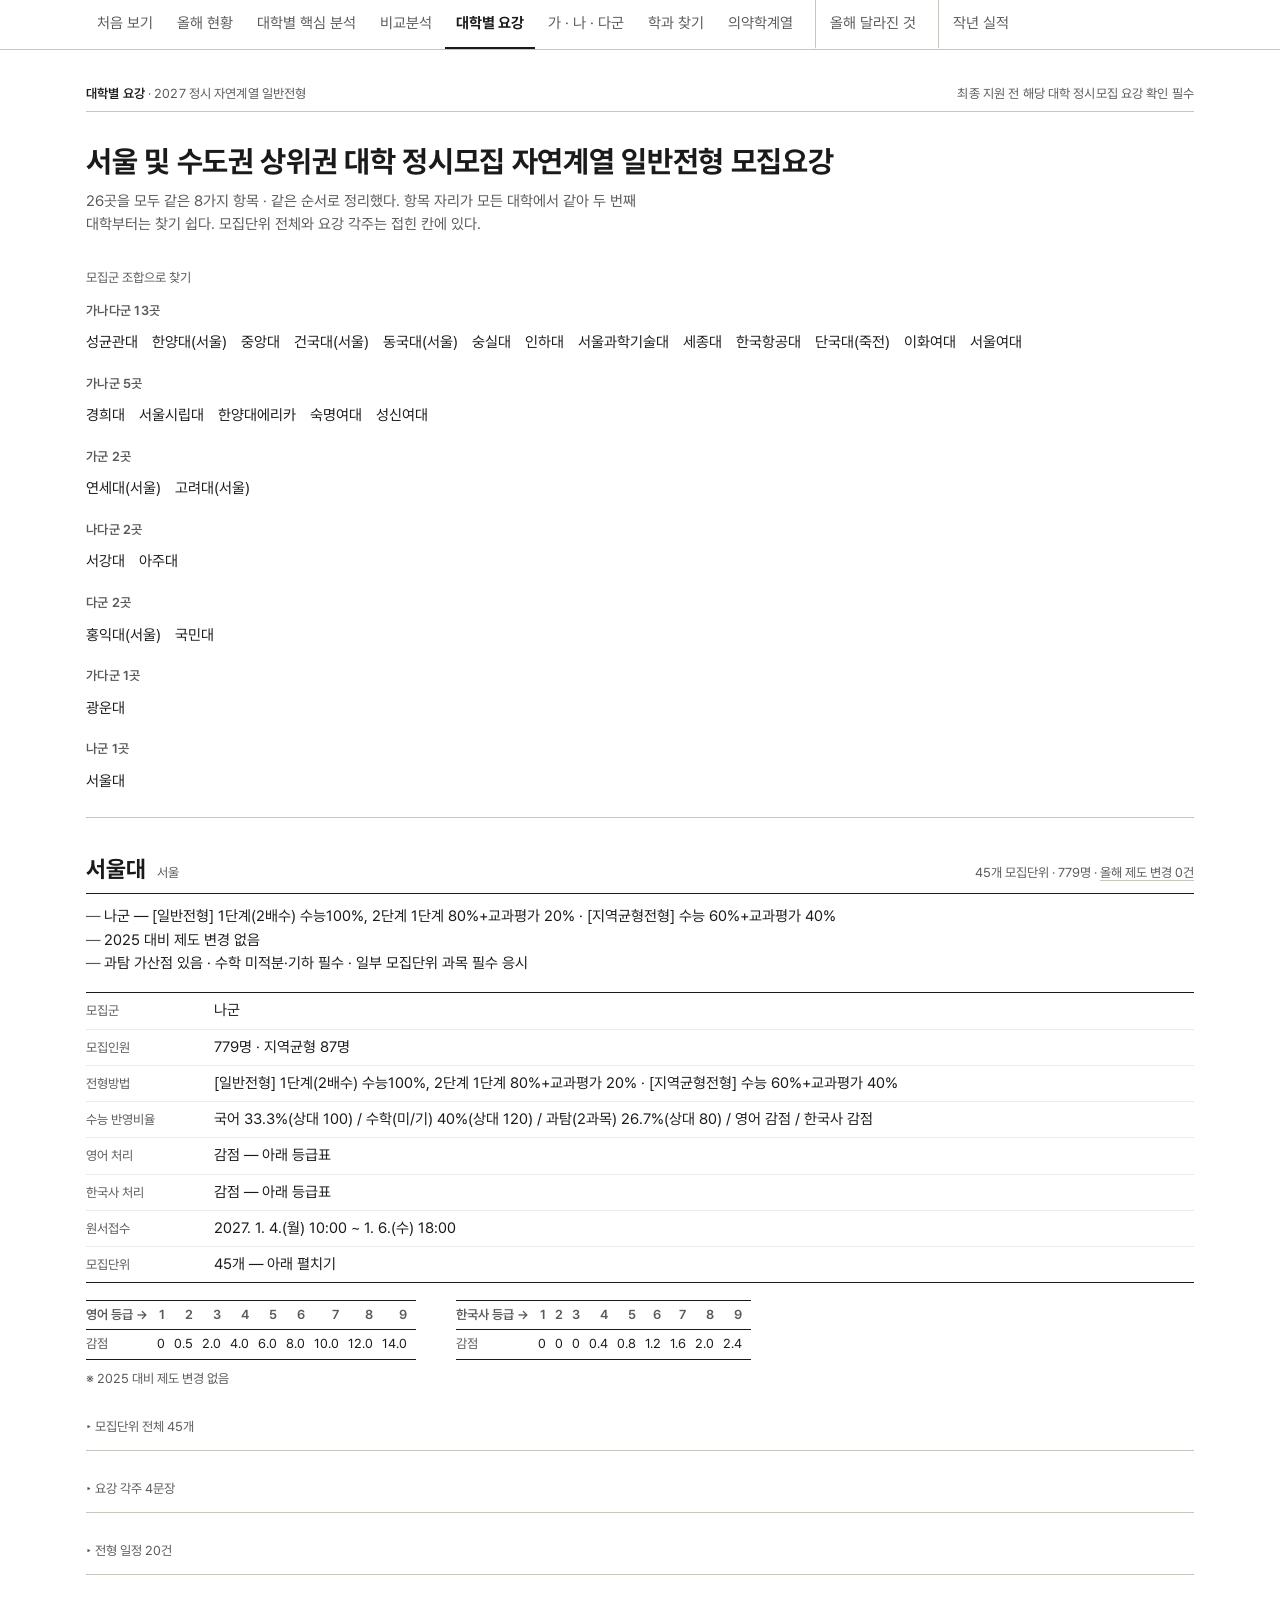
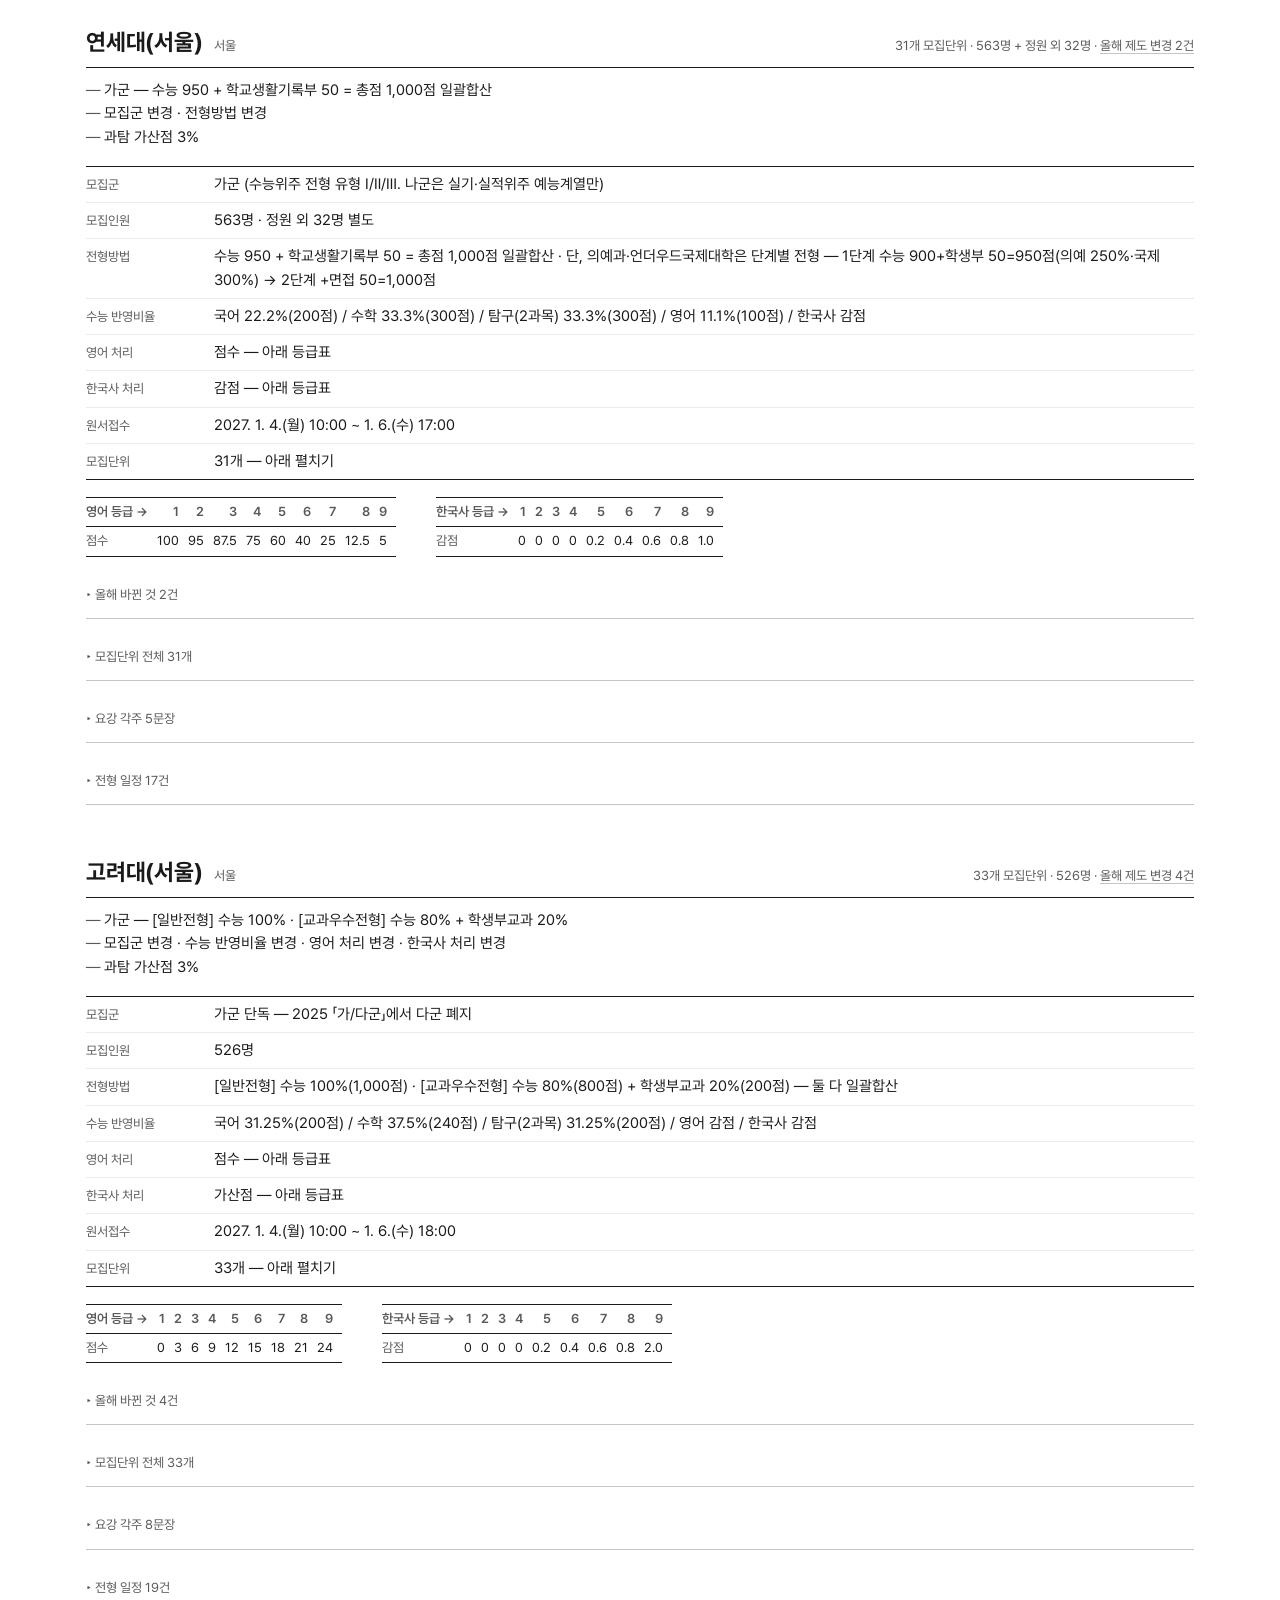
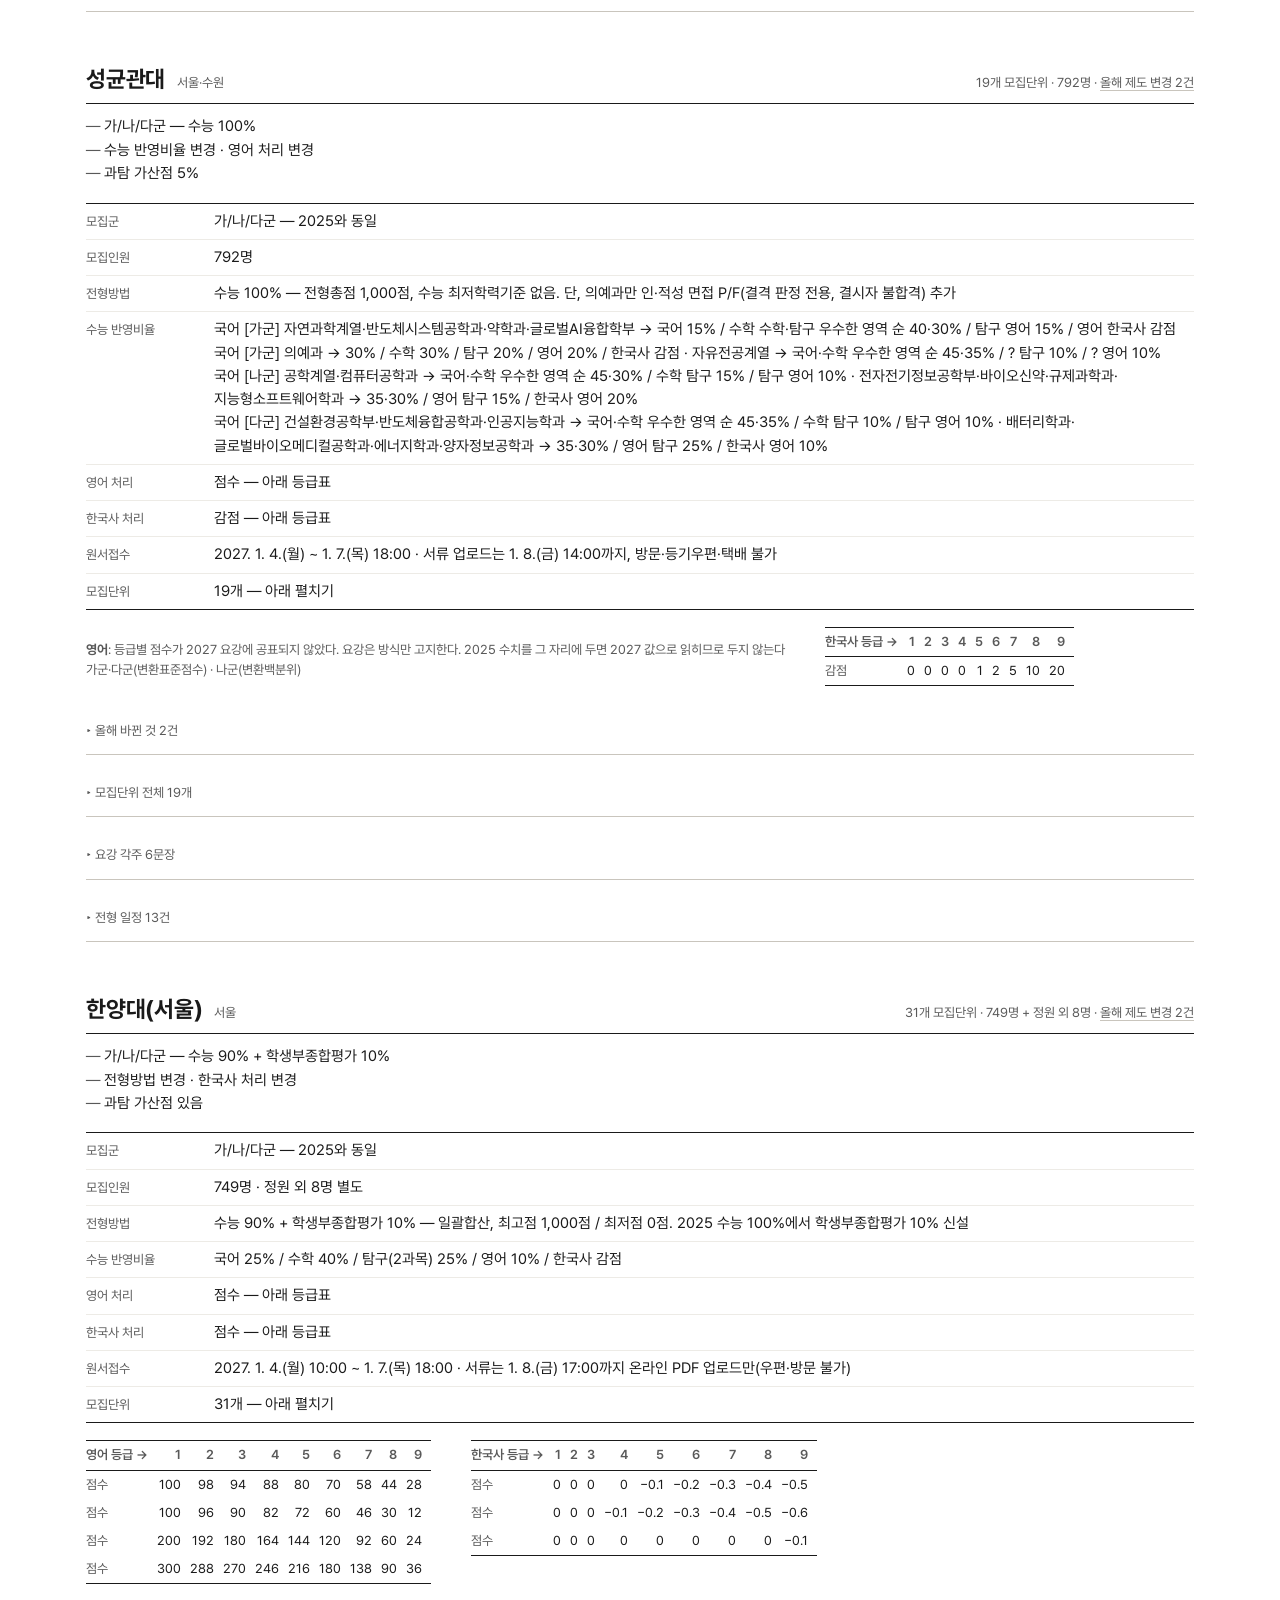
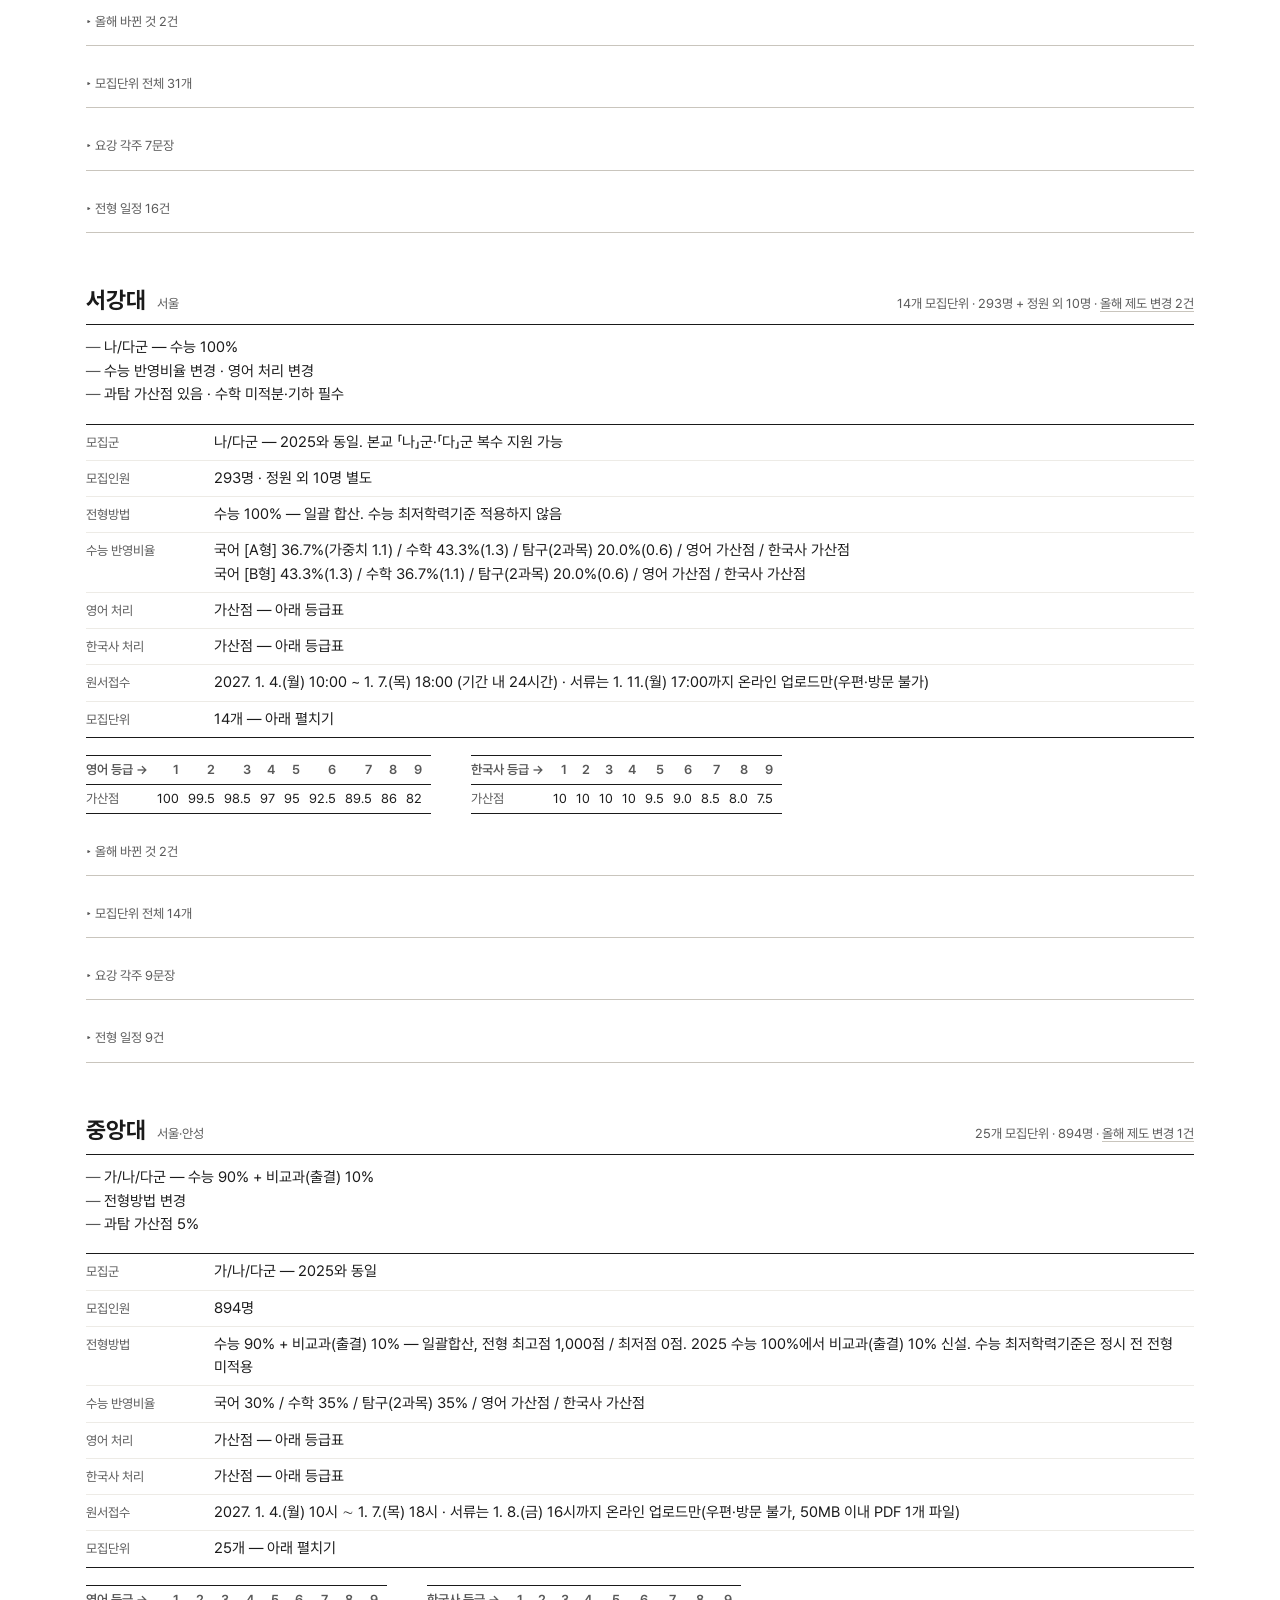
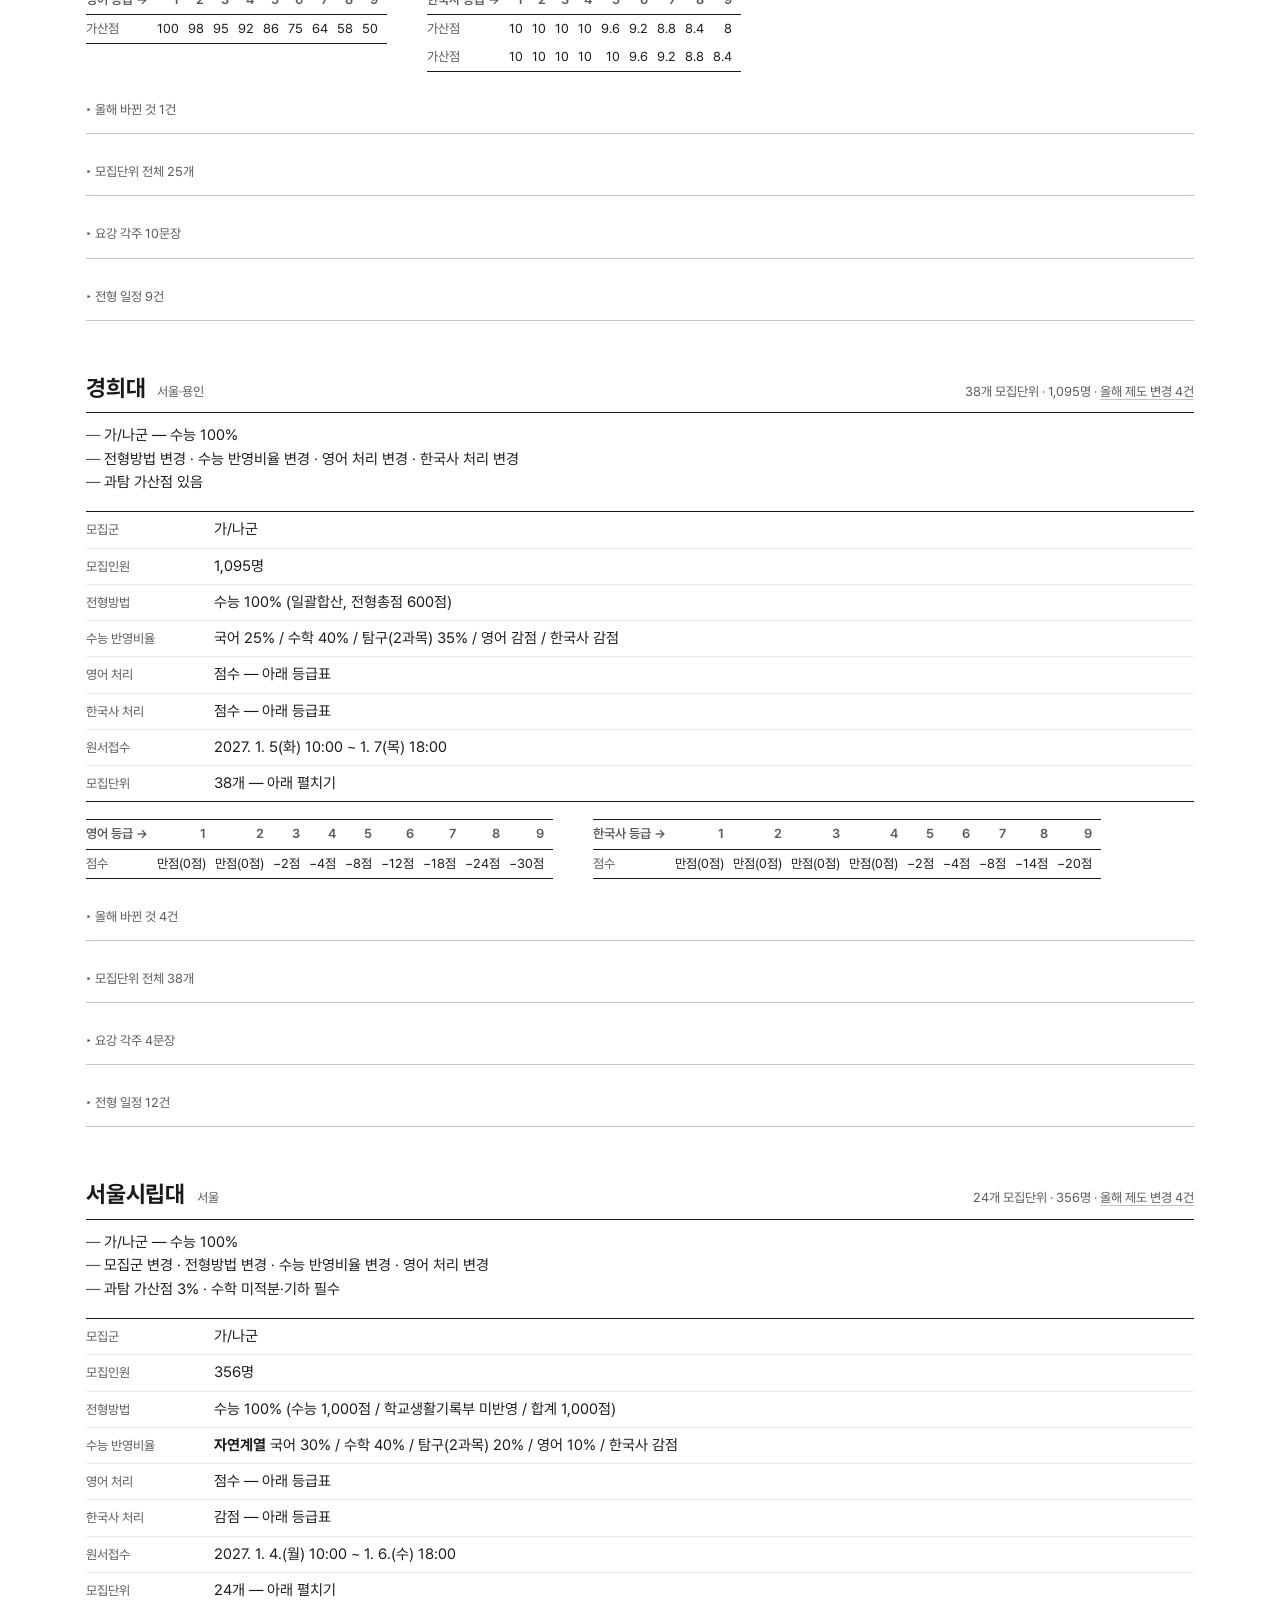
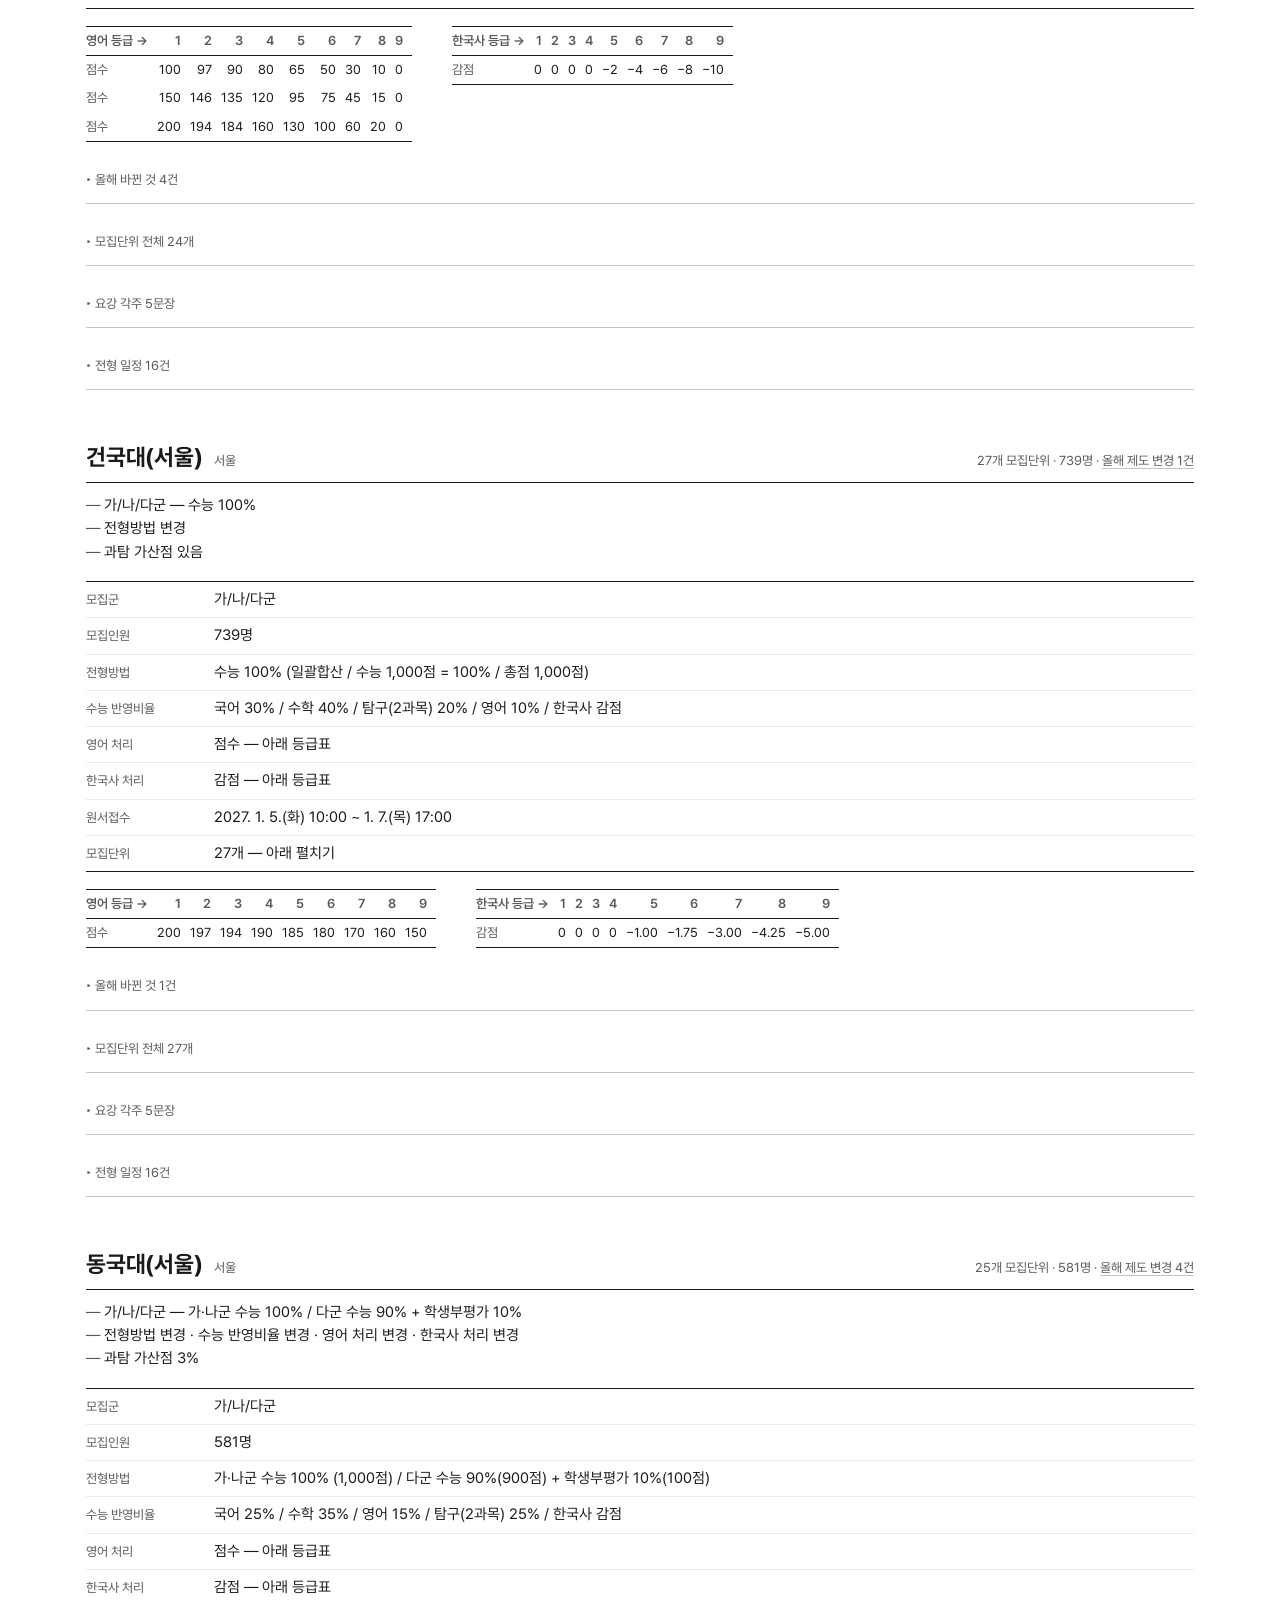
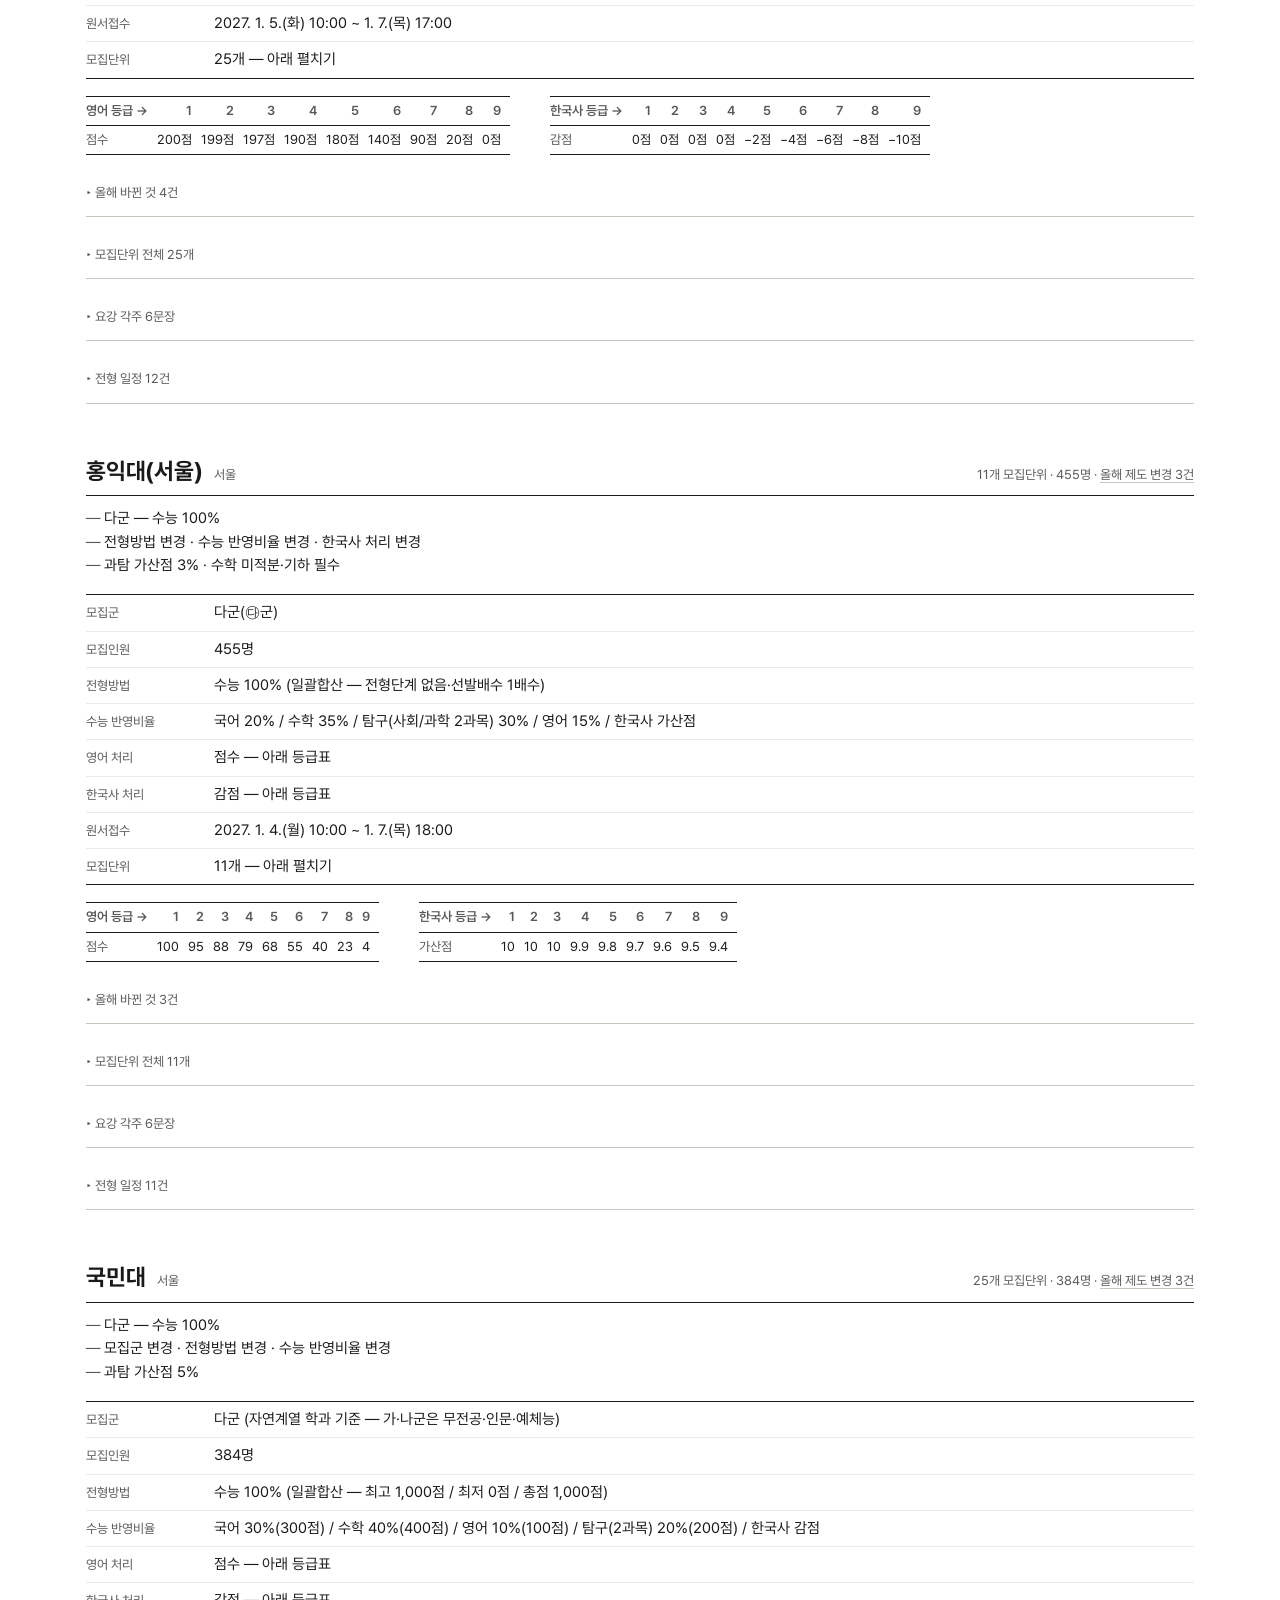
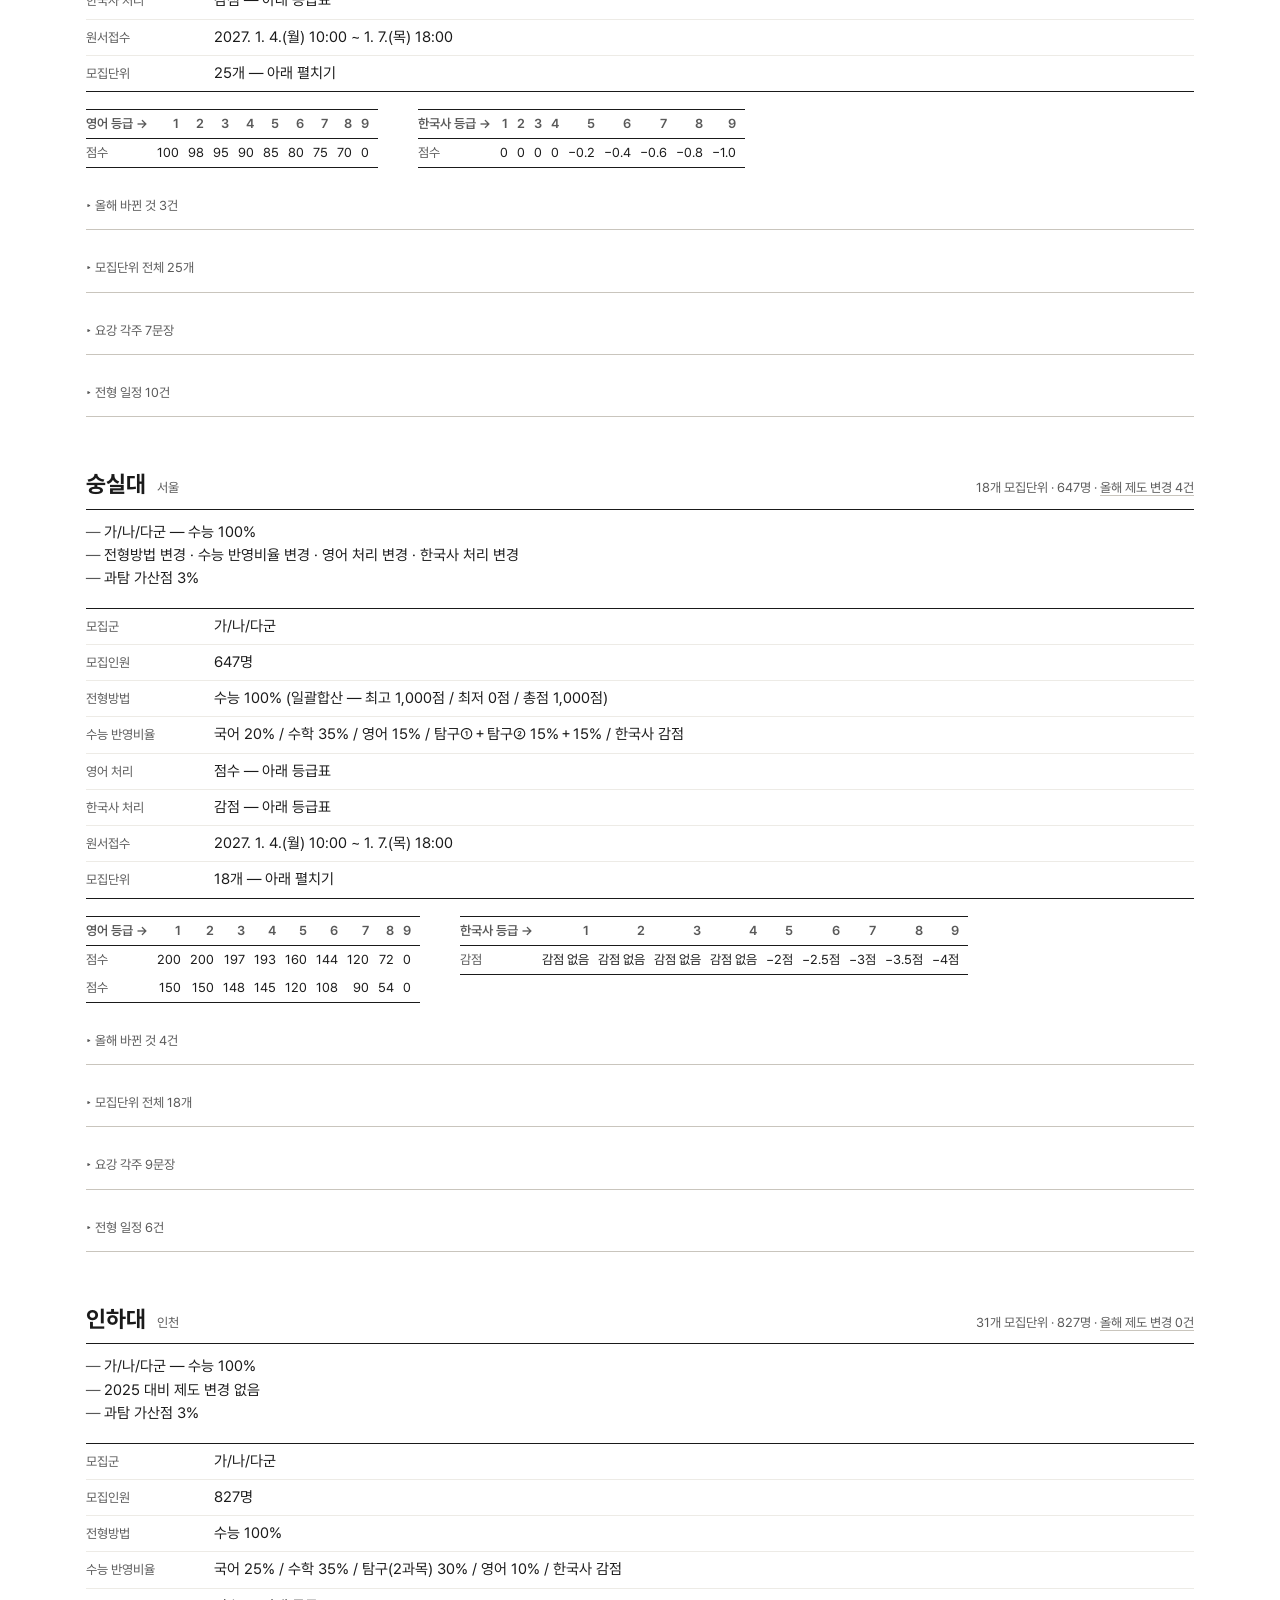
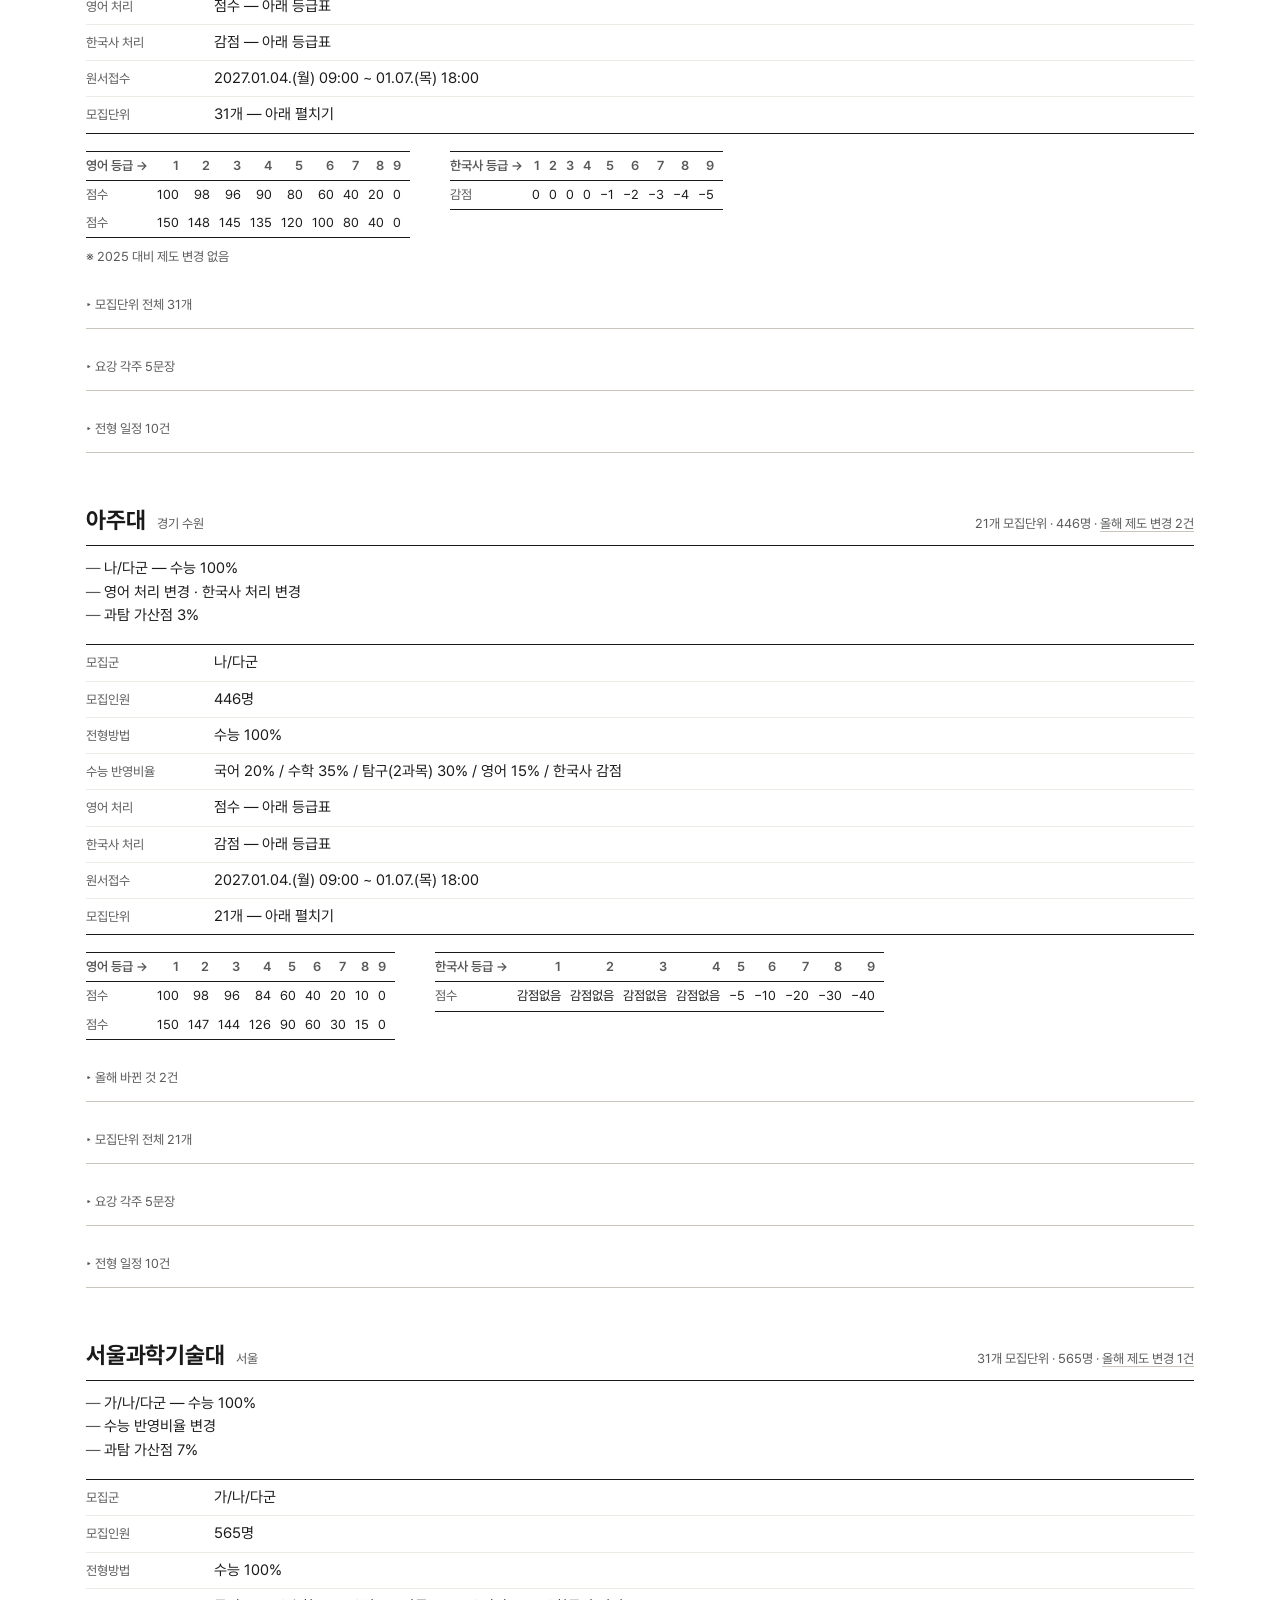
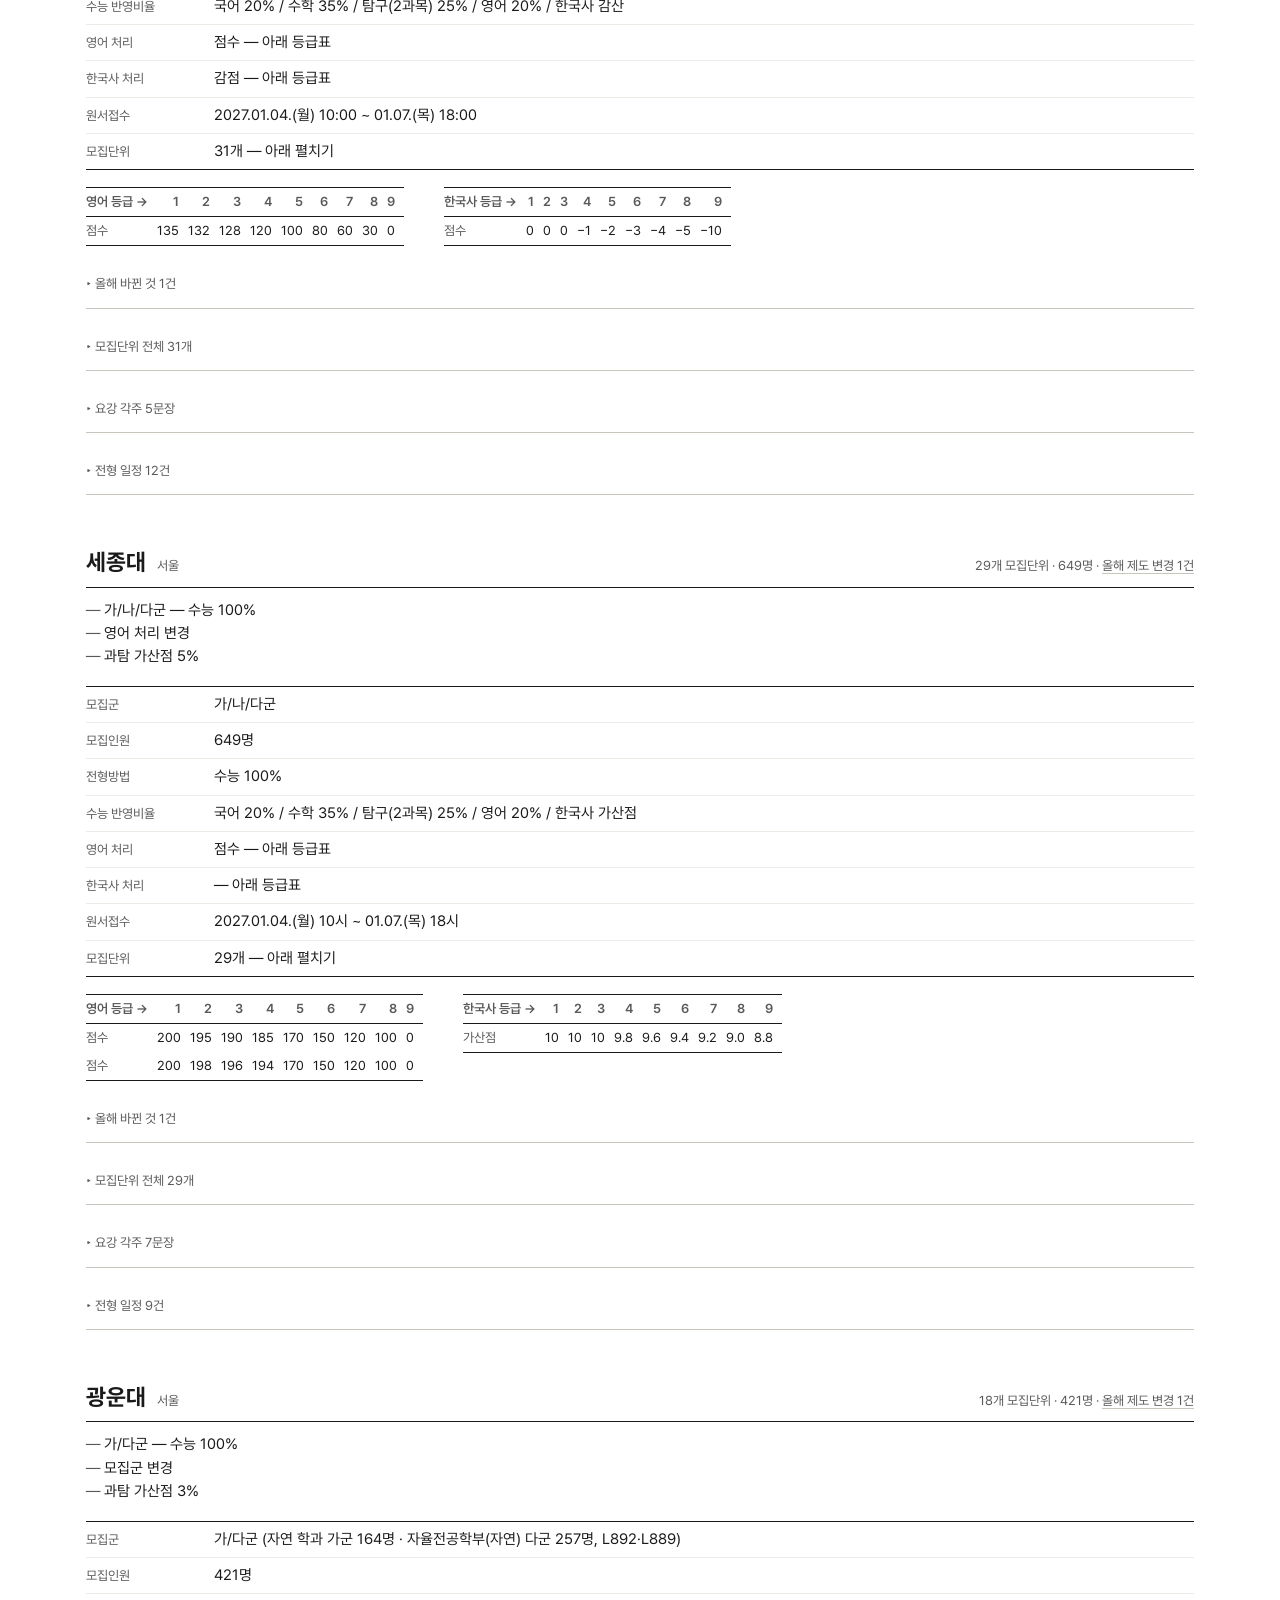
<file: univ/index.html>
<!doctype html><html lang="ko"><head><meta charset="utf-8">
<meta name="viewport" content="width=device-width,initial-scale=1">
<title>대학별 요강 · 2027 정시 자연계열 일반전형</title>
<meta name="description" content="2027 정시 자연계열 일반전형 — 26개 대학을 8필드 같은 순서로. 전수 근거 포함">
<meta name="robots" content="noindex,nofollow,noarchive">

<link rel="icon" href="data:image/svg+xml,<svg%20xmlns='http://www.w3.org/2000/svg'%20viewBox='0%200%2016%2016'><rect%20width='16'%20height='16'%20fill='%23F7F6F3'/><rect%20x='1'%20y='3'%20width='4'%20height='10'%20fill='%231F5D73'/><rect%20x='6'%20y='3'%20width='4'%20height='10'%20fill='%237A3B5E'/><rect%20x='11'%20y='3'%20width='4'%20height='10'%20fill='%236A5A1E'/></svg>">
<link rel="stylesheet" href="../site.css">
</head><body>
<nav class="gnav"><div class="gnav-in"><a class="" href="../index.html">처음 보기</a><a class="" href="../national/index.html">올해 현황</a><a class="" href="../analysis/index.html">대학별 핵심 분석</a><a class="" href="../compare/index.html">비교분석</a><span class="on">대학별 요강</span><a class="" href="../gun/index.html">가 · 나 · 다군</a><a class="" href="../units/index.html">학과 찾기</a><a class="" href="../medical/index.html">의약학계열</a><a class="sep" href="../changes/index.html">올해 달라진 것</a><a class="sep" href="../plus/index.html">작년 실적</a></div></nav>
<script>/* 내비가 어떤 이유로든 가로로 넘칠 때만(scrollWidth>clientWidth) 현재 칸을
가운데로 끌어온다. 좁은 화면에서는 두 줄로 접으므로 평소엔 아무 일도 하지 않는다.
칸이 더 늘어 한 줄에 안 들어가는 날의 안전장치로 남겨 둔다. 쪽 세로 위치는 건드리지
않으므로 scrollIntoView 는 쓰지 않는다. */
(function(){var g=document.querySelector('.gnav-in'),o=g&&g.querySelector('.on');
if(g&&o&&g.scrollWidth>g.clientWidth)
g.scrollLeft=o.offsetLeft-(g.clientWidth-o.offsetWidth)/2})();</script>
<div class="wrap">
<div class="runhead"><span><b>대학별 요강</b> · 2027 정시 자연계열 일반전형</span><span>최종 지원 전 해당 대학 정시모집 요강 확인 필수</span></div>
<h1>서울 및 수도권 상위권 대학 정시모집 자연계열 일반전형 모집요강</h1>
<p class="lede">26곳을 모두 같은 8가지 항목 · 같은 순서로 정리했다. 항목 자리가 모든 대학에서
같아 두 번째 대학부터는 찾기 쉽다. 모집단위 전체와 요강 각주는 접힌 칸에 있다.</p>
<nav class="idx"><span class="lab">모집군 조합으로 찾기</span><span class="grp">가나다군 13곳</span><a href="#04-성균관대">성균관대</a><a href="#05-한양대_서울">한양대(서울)</a><a href="#07-중앙대">중앙대</a><a href="#10-건국대_서울">건국대(서울)</a><a href="#11-동국대_서울">동국대(서울)</a><a href="#14-숭실대">숭실대</a><a href="#15-인하대">인하대</a><a href="#17-서울과학기술대">서울과학기술대</a><a href="#18-세종대">세종대</a><a href="#21-한국항공대">한국항공대</a><a href="#22-단국대_죽전">단국대(죽전)</a><a href="#23-이화여대">이화여대</a><a href="#26-서울여대">서울여대</a><span class="grp">가나군 5곳</span><a href="#08-경희대">경희대</a><a href="#09-서울시립대">서울시립대</a><a href="#20-한양대에리카">한양대에리카</a><a href="#24-숙명여대">숙명여대</a><a href="#25-성신여대">성신여대</a><span class="grp">가군 2곳</span><a href="#02-연세대_서울">연세대(서울)</a><a href="#03-고려대_서울">고려대(서울)</a><span class="grp">나다군 2곳</span><a href="#06-서강대">서강대</a><a href="#16-아주대">아주대</a><span class="grp">다군 2곳</span><a href="#12-홍익대_서울">홍익대(서울)</a><a href="#13-국민대">국민대</a><span class="grp">가다군 1곳</span><a href="#19-광운대">광운대</a><span class="grp">나군 1곳</span><a href="#01-서울대">서울대</a></nav>
<section class="u-sect" id="01-서울대">
<div class="u-head"><span class="u-name">서울대</span>
<span class="mini">서울</span>
<span class="u-meta">45개 모집단위 · 779명 ·
<a class="ul" href="../changes/index.html#01-서울대">올해 제도 변경 0건</a></span></div>
<ul class="slots"><li>나군 — [일반전형] 1단계(2배수) 수능100%, 2단계 1단계 80%+교과평가 20% · [지역균형전형] 수능 60%+교과평가 40%</li><li>2025 대비 제도 변경 없음</li><li>과탐 가산점 있음 · 수학 미적분·기하 필수 · 일부 모집단위 과목 필수 응시</li></ul>
<div class="scroll"><table class="f8"><tbody><tr><td class="lab">모집군</td><td>나군</td></tr><tr><td class="lab">모집인원</td><td>779명 · 지역균형 87명</td></tr><tr><td class="lab">전형방법</td><td>[일반전형] 1단계(2배수) 수능100%, 2단계 1단계 80%+교과평가 20% · [지역균형전형] 수능 60%+교과평가 40%</td></tr><tr><td class="lab">수능 반영비율</td><td><div>국어 33.3%(상대 100) / 수학(미/기) 40%(상대 120) / 과탐(2과목) 26.7%(상대 80) / 영어 감점 / 한국사 감점</div></td></tr><tr><td class="lab">영어 처리</td><td>감점 — 아래 등급표</td></tr><tr><td class="lab">한국사 처리</td><td>감점 — 아래 등급표</td></tr><tr><td class="lab">원서접수</td><td>2027. 1. 4.(월) 10:00 ~ 1. 6.(수) 18:00</td></tr><tr><td class="lab">모집단위</td><td>45개 — 아래 펼치기</td></tr></tbody></table></div>
<div class="gpair">
<div><div class="scroll"><table class="grade"><thead><tr><th class="lab">영어 <span class="mini">등급 →</span></th><th class="num">1</th><th class="num">2</th><th class="num">3</th><th class="num">4</th><th class="num">5</th><th class="num">6</th><th class="num">7</th><th class="num">8</th><th class="num">9</th></tr></thead><tbody><tr><td class="lab sub">감점</td><td class="num">0</td><td class="num">0.5</td><td class="num">2.0</td><td class="num">4.0</td><td class="num">6.0</td><td class="num">8.0</td><td class="num">10.0</td><td class="num">12.0</td><td class="num">14.0</td></tr></tbody></table></div></div><div><div class="scroll"><table class="grade"><thead><tr><th class="lab">한국사 <span class="mini">등급 →</span></th><th class="num">1</th><th class="num">2</th><th class="num">3</th><th class="num">4</th><th class="num">5</th><th class="num">6</th><th class="num">7</th><th class="num">8</th><th class="num">9</th></tr></thead><tbody><tr><td class="lab sub">감점</td><td class="num">0</td><td class="num">0</td><td class="num">0</td><td class="num">0.4</td><td class="num">0.8</td><td class="num">1.2</td><td class="num">1.6</td><td class="num">2.0</td><td class="num">2.4</td></tr></tbody></table></div></div></div>
<p class="note">※ 2025 대비 제도 변경 없음</p>
<details><summary>모집단위 전체 45개</summary>
<div class="scroll"><table class="ref fix uu"><thead><tr><th>단과</th><th>모집단위</th><th>군 · 인원</th>
<th class="num">지역균형</th><th>요강 줄</th></tr></thead><tbody><tr><td class="sub">자연과학대학</td><td>수리과학부</td><td><span class="gmark g1">나 9</span></td><td class="num sub"></td><td class="anchor sub">L603</td></tr><tr><td class="sub"><span class="sub">자연과학대학</span></td><td>통계학과</td><td><span class="gmark g1">나 7</span></td><td class="num sub"></td><td class="anchor sub">L604</td></tr><tr><td class="sub"><span class="sub">자연과학대학</span></td><td>물리·천문학부물리학전공</td><td><span class="gmark g1">나 12</span></td><td class="num sub"></td><td class="anchor sub">L605</td></tr><tr><td class="sub"><span class="sub">자연과학대학</span></td><td>물리·천문학부천문학전공</td><td><span class="gmark g1">나 5</span></td><td class="num sub"></td><td class="anchor sub">L607</td></tr><tr><td class="sub"><span class="sub">자연과학대학</span></td><td>화학부</td><td><span class="gmark g1">나 13</span></td><td class="num sub"></td><td class="anchor sub">L609</td></tr><tr><td class="sub"><span class="sub">자연과학대학</span></td><td>생명과학부</td><td><span class="gmark g1">나 20</span></td><td class="num sub"></td><td class="anchor sub">L610</td></tr><tr><td class="sub"><span class="sub">자연과학대학</span></td><td>지구환경과학부</td><td><span class="gmark g1">나 9</span></td><td class="num sub"></td><td class="anchor sub">L611</td></tr><tr><td class="sub">간호대학</td><td>간호대학</td><td><span class="gmark g1">나 24</span></td><td class="num sub"></td><td class="anchor sub">L613</td></tr><tr><td class="sub">공과대학</td><td>광역</td><td><span class="gmark sub"></span></td><td class="num sub">지균 36</td><td class="anchor sub">L615</td></tr><tr><td class="sub"><span class="sub">공과대학</span></td><td>건설환경도시공학부</td><td><span class="gmark g1">나 18</span></td><td class="num sub"></td><td class="anchor sub">L616</td></tr><tr><td class="sub"><span class="sub">공과대학</span></td><td>기계공학부</td><td><span class="gmark g1">나 32</span></td><td class="num sub"></td><td class="anchor sub">L617</td></tr><tr><td class="sub"><span class="sub">공과대학</span></td><td>재료공학부</td><td><span class="gmark g1">나 36</span></td><td class="num sub"></td><td class="anchor sub">L618</td></tr><tr><td class="sub"><span class="sub">공과대학</span></td><td>전기·정보공학부</td><td><span class="gmark g1">나 52</span></td><td class="num sub"></td><td class="anchor sub">L619</td></tr><tr><td class="sub"><span class="sub">공과대학</span></td><td>컴퓨터공학부</td><td><span class="gmark g1">나 36</span></td><td class="num sub"></td><td class="anchor sub">L620</td></tr><tr><td class="sub"><span class="sub">공과대학</span></td><td>화학생물공학부</td><td><span class="gmark g1">나 31</span></td><td class="num sub"></td><td class="anchor sub">L621</td></tr><tr><td class="sub"><span class="sub">공과대학</span></td><td>건축학과</td><td><span class="gmark g1">나 15</span></td><td class="num sub"></td><td class="anchor sub">L623</td></tr><tr><td class="sub"><span class="sub">공과대학</span></td><td>산업공학과</td><td><span class="gmark g1">나 16</span></td><td class="num sub"></td><td class="anchor sub">L624</td></tr><tr><td class="sub"><span class="sub">공과대학</span></td><td>에너지자원공학과</td><td><span class="gmark g1">나 4</span></td><td class="num sub"></td><td class="anchor sub">L625</td></tr><tr><td class="sub"><span class="sub">공과대학</span></td><td>원자핵공학과</td><td><span class="gmark g1">나 6</span></td><td class="num sub"></td><td class="anchor sub">L626</td></tr><tr><td class="sub"><span class="sub">공과대학</span></td><td>조선해양공학과</td><td><span class="gmark g1">나 16</span></td><td class="num sub"></td><td class="anchor sub">L627</td></tr><tr><td class="sub"><span class="sub">공과대학</span></td><td>항공우주공학과</td><td><span class="gmark g1">나 12</span></td><td class="num sub"></td><td class="anchor sub">L628</td></tr><tr><td class="sub">농업생명과학대학</td><td>식물생산과학부</td><td><span class="gmark g1">나 26</span></td><td class="num sub"></td><td class="anchor sub">L642</td></tr><tr><td class="sub"><span class="sub">농업생명과학대학</span></td><td>산림과학부</td><td><span class="gmark g1">나 16</span></td><td class="num sub"></td><td class="anchor sub">L643</td></tr><tr><td class="sub"><span class="sub">농업생명과학대학</span></td><td>식품·동물생명공학부</td><td><span class="gmark g1">나 17</span></td><td class="num sub"></td><td class="anchor sub">L644</td></tr><tr><td class="sub"><span class="sub">농업생명과학대학</span></td><td>응용생물화학부</td><td><span class="gmark g1">나 12</span></td><td class="num sub"></td><td class="anchor sub">L646</td></tr><tr><td class="sub"><span class="sub">농업생명과학대학</span></td><td>조경·지역시스템공학부</td><td><span class="gmark g1">나 17</span></td><td class="num sub"></td><td class="anchor sub">L648</td></tr><tr><td class="sub"><span class="sub">농업생명과학대학</span></td><td>바이오시스템·소재학부</td><td><span class="gmark g1">나 18</span></td><td class="num sub"></td><td class="anchor sub">L649</td></tr><tr><td class="sub"><span class="sub">농업생명과학대학</span></td><td>스마트시스템과학과</td><td><span class="gmark g1">나 10</span></td><td class="num sub"></td><td class="anchor sub">L650</td></tr><tr><td class="sub"><span class="sub">농업생명과학대학</span></td><td>(농경제사회학부—인문/사회)</td><td><span class="gmark g1">나 13</span></td><td class="num sub"></td><td class="anchor sub">L641</td></tr><tr><td class="sub">사범대학</td><td>수학교육과</td><td><span class="gmark g1">나 10</span></td><td class="num sub"></td><td class="anchor sub">L670</td></tr><tr><td class="sub"><span class="sub">사범대학</span></td><td>물리교육과</td><td><span class="gmark g1">나 10</span></td><td class="num sub"></td><td class="anchor sub">L671</td></tr><tr><td class="sub"><span class="sub">사범대학</span></td><td>화학교육과</td><td><span class="gmark g1">나 7</span></td><td class="num sub"></td><td class="anchor sub">L672</td></tr><tr><td class="sub"><span class="sub">사범대학</span></td><td>생물교육과</td><td><span class="gmark g1">나 8</span></td><td class="num sub"></td><td class="anchor sub">L673</td></tr><tr><td class="sub"><span class="sub">사범대학</span></td><td>지구과학교육과</td><td><span class="gmark g1">나 8</span></td><td class="num sub"></td><td class="anchor sub">L674</td></tr><tr><td class="sub">생활과학대학</td><td>소비자아동학부소비자학전공</td><td><span class="gmark g1">나 8</span></td><td class="num sub"></td><td class="anchor sub">L677</td></tr><tr><td class="sub"><span class="sub">생활과학대학</span></td><td>소비자아동학부아동가족학전공</td><td><span class="gmark g1">나 7</span></td><td class="num sub"></td><td class="anchor sub">L679</td></tr><tr><td class="sub"><span class="sub">생활과학대학</span></td><td>식품영양학과</td><td><span class="gmark g1">나 12</span></td><td class="num sub"></td><td class="anchor sub">L681</td></tr><tr><td class="sub"><span class="sub">생활과학대학</span></td><td>의류학과</td><td><span class="gmark g1">나 8</span></td><td class="num sub"></td><td class="anchor sub">L682</td></tr><tr><td class="sub">수의과대학</td><td>수의예과</td><td><span class="gmark g1">나 15</span></td><td class="num sub"></td><td class="anchor sub">L684</td></tr><tr><td class="sub">약학대학</td><td>약학계열</td><td><span class="gmark g1">나 10</span></td><td class="num sub">지균 10</td><td class="anchor sub">L685</td></tr><tr><td class="sub">의과대학</td><td>의학과</td><td><span class="gmark g1">나 29</span></td><td class="num sub">지균 10</td><td class="anchor sub">L708</td></tr><tr><td class="sub">첨단융합학부</td><td>첨단융합학부</td><td><span class="gmark g1">나 50</span></td><td class="num sub">지균 21</td><td class="anchor sub">L709</td></tr><tr><td class="sub">치의학대학원</td><td>치의학과</td><td><span class="gmark g1">나 10</span></td><td class="num sub">지균 10</td><td class="anchor sub">L710</td></tr><tr><td class="sub">학부대학</td><td>광역</td><td><span class="gmark g1">나 36</span></td><td class="num sub"></td><td class="anchor sub">L587</td></tr><tr><td class="sub"><span class="sub">학부대학</span></td><td>자유전공학부</td><td><span class="gmark g1">나 49</span></td><td class="num sub"></td><td class="anchor sub">L588</td></tr></tbody></table></div></details>
<details><summary>요강 각주 4문장</summary><ul class="fn"><li>과탐 조정점수 — Ⅰ+Ⅰ 없음, Ⅰ+Ⅱ 1과목 3점, Ⅱ+Ⅱ 2과목 5점 가산. 미적분/기하 가산점 없음 — 수학 영역 자체에 표준점수 ×1.2 계수로 반영</li><li>2027 반영비율 표 머리글은 국어 / 수학 / 사회·과학·직업탐구로 일반화됐으나, 자연계열 모집단위는 응시영역기준 유형 1·2에서 수학 미적분·기하 택1 + 과학탐구 택2로 제한되므로 실질 조건은 2025와 동일. 유형 1(물리·천문학부, 화학부, 기계·전기정보·에너지자원·항공우주, 물리·화학·생물교육과, 의과대학 등)은 물리학Ⅰ·물리학Ⅱ·화학Ⅰ·화학Ⅱ 중 1개 이상 필수 응시</li><li>상대 반영비율의 %값(33.3·40·26.7)은 2027 요강 표에 없는 300 기준 파생 계산값 — 조판 전 원본 25쪽 확인 필요</li><li>제2외국어/한문 감점(2027 신설) — 등급 1~9 → 0 / 0 / 0.5 / 1.0 / 1.5 / 2.0 / 2.5 / 3.0 / 3.5. 유형Ⅰ(인문) 지원자 한정이므로 자연계열 미적용</li></ul></details>
<details><summary>전형 일정 20건</summary><div class="scroll"><table class="ref"><tbody><tr><td class="sub">지원서 접수(인터넷)</td><td>2027. 1. 4.(월) 10:00 ~ 1. 6.(수) 18:00</td><td class="anchor sub"><span class="sub">전사 미기록</span></td></tr><tr><td class="sub">서류제출(해당자 온라인 업로드, 포트폴리오는 우편/방문)</td><td>2027. 1. 4.(월) 10:00 ~ 1. 7.(목) 18:00</td><td class="anchor sub"><span class="sub">전사 미기록</span></td></tr><tr><td class="sub">1단계 합격자 발표</td><td>2027. 1. 15.(금) 18:00 이후</td><td class="anchor sub"><span class="sub">전사 미기록</span></td></tr><tr><td class="sub">2단계 전형료 납부</td><td>2027. 1. 16.(토) 10:00 ~ 1. 18.(월) 16:00</td><td class="anchor sub"><span class="sub">전사 미기록</span></td></tr><tr><td class="sub">수의과대학 적성·인성면접</td><td>2027. 1. 23.(토) 오후</td><td class="anchor sub"><span class="sub">전사 미기록</span></td></tr><tr><td class="sub">의과대학 적성·인성면접</td><td>2027. 1. 23.(토)</td><td class="anchor sub"><span class="sub">전사 미기록</span></td></tr><tr><td class="sub">치의학대학원 치의학과 적성·인성면접</td><td>2027. 1. 23.(토) 오전</td><td class="anchor sub"><span class="sub">전사 미기록</span></td></tr><tr><td class="sub">사범대학 교직적성·인성면접(전 모집단위)</td><td>2027. 1. 19.(화) 오전</td><td class="anchor sub"><span class="sub">전사 미기록</span></td></tr><tr><td class="sub">합격자 발표</td><td>2027. 2. 5.(금) 18:00 이후</td><td class="anchor sub"><span class="sub">전사 미기록</span></td></tr><tr><td class="sub">합격자 등록(등록금 납부)</td><td>2027. 2. 10.(수) 09:00 ~ 2. 12.(금) 16:00</td><td class="anchor sub"><span class="sub">전사 미기록</span></td></tr><tr><td class="sub">1차 충원 합격자 발표</td><td>2027. 2. 13.(토) 12:00 이후</td><td class="anchor sub"><span class="sub">전사 미기록</span></td></tr><tr><td class="sub">1차 충원 합격자 등록</td><td>2027. 2. 14.(일) 09:00 ~ 2. 15.(월) 14:00</td><td class="anchor sub"><span class="sub">전사 미기록</span></td></tr><tr><td class="sub">2차 충원 합격자 발표</td><td>2027. 2. 15.(월) 18:00 이후</td><td class="anchor sub"><span class="sub">전사 미기록</span></td></tr><tr><td class="sub">2차 충원 합격자 등록</td><td>2027. 2. 16.(화) 09:00 ~ 16:00</td><td class="anchor sub"><span class="sub">전사 미기록</span></td></tr><tr><td class="sub">3차 충원 합격자 통지(최종)</td><td>2027. 2. 17.(수) 18:00까지</td><td class="anchor sub"><span class="sub">전사 미기록</span></td></tr><tr><td class="sub">3차 충원 합격자 등록</td><td>2027. 2. 18.(목) 09:00 ~ 16:00</td><td class="anchor sub"><span class="sub">전사 미기록</span></td></tr><tr><td class="sub">합격자 원본 서류 제출(해당자)</td><td>2027. 2. 19.(금) 10:00 ~ 2. 26.(금) 18:00</td><td class="anchor sub"><span class="sub">전사 미기록</span></td></tr><tr><td class="sub">지역균형전형 전용 일정</td><td>학교장 추천 확인 2027. 1. 8.(금) 09:00 ~ 1. 12.(화) 18:00 (L993–996) / 면접조 발표(의대·치의학과) 2027. 1. 15.(금) 18:00 이후 (L999–1000)</td><td class="anchor sub">L993–996 · L999–1000</td></tr><tr><td class="sub">원서접수 기간</td><td><b>2027. 1. 4.(월) 10:00 ~ 1. 6.(수) 18:00</b> (L158)</td><td class="anchor sub">L158</td></tr><tr><td class="sub">합격자 발표</td><td><b>2027. 2. 5.(금) 18:00 이후</b> (L182)</td><td class="anchor sub">L182</td></tr></tbody></table></div></details>
</section><section class="u-sect" id="02-연세대_서울">
<div class="u-head"><span class="u-name">연세대(서울)</span>
<span class="mini">서울</span>
<span class="u-meta">31개 모집단위 · 563명 + 정원 외 32명 ·
<a class="ul" href="../changes/index.html#02-연세대_서울">올해 제도 변경 2건</a></span></div>
<ul class="slots"><li>가군 — 수능 950 + 학교생활기록부 50 = 총점 1,000점 일괄합산</li><li>모집군 변경 · 전형방법 변경</li><li>과탐 가산점 3%</li></ul>
<div class="scroll"><table class="f8"><tbody><tr><td class="lab">모집군</td><td>가군 (수능위주 전형 유형 Ⅰ/Ⅱ/Ⅲ. 나군은 실기·실적위주 예능계열만)</td></tr><tr><td class="lab">모집인원</td><td>563명 · 정원 외 32명 별도</td></tr><tr><td class="lab">전형방법</td><td>수능 950 + 학교생활기록부 50 = 총점 1,000점 일괄합산 · 단, 의예과·언더우드국제대학은 단계별 전형 — 1단계 수능 900+학생부 50=950점(의예 250%·국제 300%) → 2단계 +면접 50=1,000점</td></tr><tr><td class="lab">수능 반영비율</td><td><div>국어 22.2%(200점) / 수학 33.3%(300점) / 탐구(2과목) 33.3%(300점) / 영어 11.1%(100점) / 한국사 감점</div></td></tr><tr><td class="lab">영어 처리</td><td>점수 — 아래 등급표</td></tr><tr><td class="lab">한국사 처리</td><td>감점 — 아래 등급표</td></tr><tr><td class="lab">원서접수</td><td>2027. 1. 4.(월) 10:00 ~ 1. 6.(수) 17:00</td></tr><tr><td class="lab">모집단위</td><td>31개 — 아래 펼치기</td></tr></tbody></table></div>
<div class="gpair">
<div><div class="scroll"><table class="grade"><thead><tr><th class="lab">영어 <span class="mini">등급 →</span></th><th class="num">1</th><th class="num">2</th><th class="num">3</th><th class="num">4</th><th class="num">5</th><th class="num">6</th><th class="num">7</th><th class="num">8</th><th class="num">9</th></tr></thead><tbody><tr><td class="lab sub">점수</td><td class="num">100</td><td class="num">95</td><td class="num">87.5</td><td class="num">75</td><td class="num">60</td><td class="num">40</td><td class="num">25</td><td class="num">12.5</td><td class="num">5</td></tr></tbody></table></div></div><div><div class="scroll"><table class="grade"><thead><tr><th class="lab">한국사 <span class="mini">등급 →</span></th><th class="num">1</th><th class="num">2</th><th class="num">3</th><th class="num">4</th><th class="num">5</th><th class="num">6</th><th class="num">7</th><th class="num">8</th><th class="num">9</th></tr></thead><tbody><tr><td class="lab sub">감점</td><td class="num">0</td><td class="num">0</td><td class="num">0</td><td class="num">0</td><td class="num">0.2</td><td class="num">0.4</td><td class="num">0.6</td><td class="num">0.8</td><td class="num">1.0</td></tr></tbody></table></div></div></div>
<details><summary>올해 바뀐 것 2건</summary><div class="scroll"><table class="ref fix u5"><thead><tr><th>항목</th><th>2025</th><th>2027</th></tr></thead><tbody><tr><td class="sub">모집군</td><td class="d-old">가군</td><td class="d-new">가군 (수능위주 전형 유형 Ⅰ/Ⅱ/Ⅲ. 나군은 실기·실적위주 예능계열만)</td></tr><tr><td class="sub">전형방법</td><td class="d-old">수능 100% (단, 의예과 2단계 면접평가)</td><td class="d-new">수능 950 + 학교생활기록부 50 = 총점 1,000점 일괄합산 · 단, 의예과·언더우드국제대학은 단계별 전형 — 1단계 수능 900+학생부 50=950점(의예 250%·국제 300%) → 2단계 +면접 50=1,000점</td></tr></tbody></table></div></details>
<details><summary>모집단위 전체 31개</summary>
<div class="scroll"><table class="ref fix uu"><thead><tr><th>단과</th><th>모집단위</th><th>군 · 인원</th>
<th class="num">지역균형</th><th>요강 줄</th></tr></thead><tbody><tr><td class="sub">이과대학</td><td>수학과†</td><td><span class="gmark g0">가 13</span></td><td class="num sub"></td><td class="anchor sub">L488</td></tr><tr><td class="sub">이과대학</td><td>물리학과</td><td><span class="gmark g0">가 11</span></td><td class="num sub"></td><td class="anchor sub">L489</td></tr><tr><td class="sub">이과대학</td><td>화학과†</td><td><span class="gmark g0">가 14</span></td><td class="num sub"></td><td class="anchor sub">L491</td></tr><tr><td class="sub">이과대학</td><td>지구시스템과학과†</td><td><span class="gmark g0">가 10</span></td><td class="num sub"></td><td class="anchor sub">L493</td></tr><tr><td class="sub">이과대학</td><td>천문우주학과</td><td><span class="gmark g0">가 9</span></td><td class="num sub"></td><td class="anchor sub">L494</td></tr><tr><td class="sub">이과대학</td><td>대기과학과</td><td><span class="gmark g0">가 8</span></td><td class="num sub"></td><td class="anchor sub">L495</td></tr><tr><td class="sub">공과대학</td><td>화공생명공학부</td><td><span class="gmark g0">가 22</span></td><td class="num sub"></td><td class="anchor sub">L496</td></tr><tr><td class="sub">공과대학</td><td>전기전자공학부</td><td><span class="gmark g0">가 57</span></td><td class="num sub"></td><td class="anchor sub">L497</td></tr><tr><td class="sub">공과대학</td><td>건축공학과</td><td><span class="gmark g0">가 19</span></td><td class="num sub"></td><td class="anchor sub">L498</td></tr><tr><td class="sub">공과대학</td><td>도시공학과</td><td><span class="gmark g0">가 12</span></td><td class="num sub"></td><td class="anchor sub">L499</td></tr><tr><td class="sub">공과대학</td><td>사회환경시스템공학부</td><td><span class="gmark g0">가 25</span></td><td class="num sub"></td><td class="anchor sub">L501</td></tr><tr><td class="sub">공과대학</td><td>기계공학부</td><td><span class="gmark g0">가 36</span></td><td class="num sub"></td><td class="anchor sub">L503</td></tr><tr><td class="sub">공과대학</td><td>신소재공학부</td><td><span class="gmark g0">가 29</span></td><td class="num sub"></td><td class="anchor sub">L504</td></tr><tr><td class="sub">공과대학</td><td>산업공학과</td><td><span class="gmark g0">가 12</span></td><td class="num sub"></td><td class="anchor sub">L505</td></tr><tr><td class="sub">공과대학</td><td>시스템반도체공학과【정원외계약학과】</td><td><span class="gmark g0">가 25</span></td><td class="num sub"></td><td class="anchor sub">L506</td></tr><tr><td class="sub">공과대학</td><td>디스플레이융합공학과【정원외계약학과】</td><td><span class="gmark g0">가 7</span></td><td class="num sub"></td><td class="anchor sub">L508</td></tr><tr><td class="sub">생명시스템대학</td><td>생명과학부†</td><td><span class="gmark g0">가 14</span></td><td class="num sub"></td><td class="anchor sub">L509</td></tr><tr><td class="sub">생명시스템대학</td><td>시스템생물학과†</td><td><span class="gmark g0">가 4</span></td><td class="num sub"></td><td class="anchor sub">L510</td></tr><tr><td class="sub">생명시스템대학</td><td>생화학과</td><td><span class="gmark g0">가 3</span></td><td class="num sub"></td><td class="anchor sub">L512</td></tr><tr><td class="sub">생명시스템대학</td><td>생명공학과</td><td><span class="gmark g0">가 15</span></td><td class="num sub"></td><td class="anchor sub">L513</td></tr><tr><td class="sub">인공지능융합대학</td><td>컴퓨터과학과</td><td><span class="gmark g0">가 20</span></td><td class="num sub"></td><td class="anchor sub">L514</td></tr><tr><td class="sub">인공지능융합대학</td><td>인공지능학과</td><td><span class="gmark g0">가 23</span></td><td class="num sub"></td><td class="anchor sub">L515</td></tr><tr><td class="sub">인공지능융합대학</td><td>인공지능시스템학과</td><td><span class="gmark g0">가 16</span></td><td class="num sub"></td><td class="anchor sub">L516</td></tr><tr><td class="sub">인공지능융합대학</td><td>IT융합공학전공</td><td><span class="gmark g0">가 4</span></td><td class="num sub"></td><td class="anchor sub">L518</td></tr><tr><td class="sub">인공지능융합대학</td><td>지능형반도체전공</td><td><span class="gmark g0">가 13</span></td><td class="num sub"></td><td class="anchor sub">L519</td></tr><tr><td class="sub">인공지능융합대학</td><td>모빌리티시스템전공</td><td><span class="gmark g0">가 10</span></td><td class="num sub"></td><td class="anchor sub">L520</td></tr><tr><td class="sub">약학대학</td><td>약학과〔의약학〕</td><td><span class="gmark g0">가 12</span></td><td class="num sub"></td><td class="anchor sub">L573</td></tr><tr><td class="sub">약학대학</td><td>첨단약과학과(4년제,약사면허미부여)</td><td><span class="gmark g0">가 5</span></td><td class="num sub"></td><td class="anchor sub">L575 · L612</td></tr><tr><td class="sub">의과대학</td><td>의예과〔의약학·단계별〕</td><td><span class="gmark g0">가 47</span></td><td class="num sub"></td><td class="anchor sub">L569</td></tr><tr><td class="sub">치과대학</td><td>치의예과〔의약학·단계별〕</td><td><span class="gmark g0">가 25</span></td><td class="num sub"></td><td class="anchor sub">L570</td></tr><tr><td class="sub">진리자유학부(자연)</td><td>진리자유학부</td><td><span class="gmark g0">가 75</span></td><td class="num sub"></td><td class="anchor sub">L578</td></tr></tbody></table></div></details>
<details><summary>요강 각주 5문장</summary><ul class="fn"><li>과탐 가산점 3% 부여 — 유형 Ⅱ[자연(의예 제외)] 지원자가 과학탐구 과목 응시 시 해당 과목 탐구변환점수에 가산. 유형 Ⅲ(통합)으로 이동한 생활과학대학·간호대학은 가산점 없음</li><li>탐구는 사회탐구/과학탐구 자유선택 2과목 — 자연계열도 사회탐구 응시 가능하며 가산점만 차이난다. 제2외국어/한문은 탐구로 불인정. 미적분/기하 가산점 없음(수학 선택과목 지정 자체가 없음)</li><li>활용지표 — 국어·수학 표준점수 / 탐구 백분위 활용 자체 산출 변환점수(변환점수표는 수능 성적 통지 후 입학처 홈페이지 공지) / 영어 등급별 점수 / 한국사 등급별 감점</li><li>학교생활기록부 50점 신설 — 교과 전 과목, 기본점수 40점 + 반영과목 Ⅰ(등급과목 7·6·5·3·0) · Ⅱ(절대평가 A 3·B 2·C 0) 이수단위 가중평균 환산 / 출결 미인정 결석 3일 초과 0.5점, 5일 초과 0.8점, 7일 초과 1점 감점</li><li>학교폭력 조치사항 감점 신설 — 호별 차등 감점(1,000점 만점 기준 최저 10점 ~ 최고 100점), 복수 조치 시 가장 높은 호수 기준</li></ul></details>
<details><summary>전형 일정 17건</summary><div class="scroll"><table class="ref"><tbody><tr><td class="sub">—</td><td>※ 수시 미선발 이월 발생 가능, 변경 모집인원은 <b>2026.12.31.(목)</b> 입학처 게시 (L158–159, L583–584)</td><td class="anchor sub">L158–159 · L583–584</td></tr><tr><td class="sub">인터넷 원서접수</td><td>2027.1.4.(월) 10:00 ~ 1.6.(수) 17:00</td><td class="anchor sub"><span class="sub">전사 미기록</span></td></tr><tr><td class="sub">서류 제출(업로드)</td><td>2027.1.4.(월) 10:00 ~ <b>1.7.(목) 17:00</b></td><td class="anchor sub"><span class="sub">전사 미기록</span></td></tr><tr><td class="sub">2단계 평가대상자 발표</td><td>2027.1.15.(금)</td><td class="anchor sub"><span class="sub">전사 미기록</span></td></tr><tr><td class="sub">의예과 면접시험</td><td>2027.1.17.(일)</td><td class="anchor sub"><span class="sub">전사 미기록</span></td></tr><tr><td class="sub">국제계열 면접시험</td><td>2027.1.17.(일)</td><td class="anchor sub"><span class="sub">전사 미기록</span></td></tr><tr><td class="sub">합격자 발표</td><td><b>2027.2.5.(금) 14:00</b></td><td class="anchor sub"><span class="sub">전사 미기록</span></td></tr><tr><td class="sub">합격자 등록</td><td>2027.2.10.(수) ~ 2.12.(금) 16:00</td><td class="anchor sub"><span class="sub">전사 미기록</span></td></tr><tr><td class="sub">충원 1차</td><td>발표 2027.2.15.(월) 08:00 이전 / 등록 2.15.(월) 09:30~14:00</td><td class="anchor sub"><span class="sub">전사 미기록</span></td></tr><tr><td class="sub">충원 2차</td><td>발표 2027.2.16.(화) 08:00 이전 / 등록 2.16.(화) 09:30~14:00</td><td class="anchor sub"><span class="sub">전사 미기록</span></td></tr><tr><td class="sub">충원 3차 이후</td><td>발표 2027.2.16.(화) 15:00 이후 ~ 2.17.(수) 18:00 / 등록 2.17.(수) 09:30 ~ 2.18.(목) 16:00</td><td class="anchor sub"><span class="sub">전사 미기록</span></td></tr><tr><td class="sub">—</td><td>체능계열 실기고사 2027.1.13.(수)~1.15.(금), 면접시험(체육교육학과만) 1.15.(금) (L1006–1010) / 예능계열 실기 1.18.(월)~1.24.(일) (L1015)</td><td class="anchor sub">L1006–1010 · L1015</td></tr><tr><td class="sub">온라인 제공 동의</td><td>학교생활기록부 / 검정고시 합격증명서 — 원서접수 시 동의로 대체, 2027.1.4. 10:00 ~ 1.6.(수) 17:00</td><td class="anchor sub"><span class="sub">전사 미기록</span></td></tr><tr><td class="sub">온라인 업로드</td><td>원서접수 사이트에 PDF 업로드, 2027.1.4. 10:00 ~ <b>1.7.(목) 17:00</b></td><td class="anchor sub"><span class="sub">전사 미기록</span></td></tr><tr><td class="sub">—</td><td>⚠️ <b>최종합격자는 업로드 서류의 원본을 2027.2.24.(수)까지 서울캠퍼스 입학처(백주년기념관 3층 입학전형실)로 제출</b> — 미제출·내용 상이 시 입학 취소 가능 (L703–704, L793–795)</td><td class="anchor sub">L703–704 · L793–795</td></tr><tr><td class="sub">원서접수 기간</td><td>2027.1.4.(월) 10:00 ~ 1.6.(수) 17:00 (L994–996)</td><td class="anchor sub">L994–996</td></tr><tr><td class="sub">합격자 발표</td><td>2027.2.5.(금) 14:00 (L1033)</td><td class="anchor sub">L1033</td></tr></tbody></table></div></details>
</section><section class="u-sect" id="03-고려대_서울">
<div class="u-head"><span class="u-name">고려대(서울)</span>
<span class="mini">서울</span>
<span class="u-meta">33개 모집단위 · 526명 ·
<a class="ul" href="../changes/index.html#03-고려대_서울">올해 제도 변경 4건</a></span></div>
<ul class="slots"><li>가군 — [일반전형] 수능 100% · [교과우수전형] 수능 80% + 학생부교과 20%</li><li>모집군 변경 · 수능 반영비율 변경 · 영어 처리 변경 · 한국사 처리 변경</li><li>과탐 가산점 3%</li></ul>
<div class="scroll"><table class="f8"><tbody><tr><td class="lab">모집군</td><td>가군 단독 — 2025 「가/다군」에서 다군 폐지</td></tr><tr><td class="lab">모집인원</td><td>526명</td></tr><tr><td class="lab">전형방법</td><td>[일반전형] 수능 100%(1,000점) · [교과우수전형] 수능 80%(800점) + 학생부교과 20%(200점) — 둘 다 일괄합산</td></tr><tr><td class="lab">수능 반영비율</td><td><div>국어 31.25%(200점) / 수학 37.5%(240점) / 탐구(2과목) 31.25%(200점) / 영어 감점 / 한국사 감점</div></td></tr><tr><td class="lab">영어 처리</td><td>점수 — 아래 등급표</td></tr><tr><td class="lab">한국사 처리</td><td>가산점 — 아래 등급표</td></tr><tr><td class="lab">원서접수</td><td>2027. 1. 4.(월) 10:00 ~ 1. 6.(수) 18:00</td></tr><tr><td class="lab">모집단위</td><td>33개 — 아래 펼치기</td></tr></tbody></table></div>
<div class="gpair">
<div><div class="scroll"><table class="grade"><thead><tr><th class="lab">영어 <span class="mini">등급 →</span></th><th class="num">1</th><th class="num">2</th><th class="num">3</th><th class="num">4</th><th class="num">5</th><th class="num">6</th><th class="num">7</th><th class="num">8</th><th class="num">9</th></tr></thead><tbody><tr><td class="lab sub">점수</td><td class="num">0</td><td class="num">3</td><td class="num">6</td><td class="num">9</td><td class="num">12</td><td class="num">15</td><td class="num">18</td><td class="num">21</td><td class="num">24</td></tr></tbody></table></div></div><div><div class="scroll"><table class="grade"><thead><tr><th class="lab">한국사 <span class="mini">등급 →</span></th><th class="num">1</th><th class="num">2</th><th class="num">3</th><th class="num">4</th><th class="num">5</th><th class="num">6</th><th class="num">7</th><th class="num">8</th><th class="num">9</th></tr></thead><tbody><tr><td class="lab sub">감점</td><td class="num">0</td><td class="num">0</td><td class="num">0</td><td class="num">0</td><td class="num">0.2</td><td class="num">0.4</td><td class="num">0.6</td><td class="num">0.8</td><td class="num">2.0</td></tr></tbody></table></div></div></div>
<details><summary>올해 바뀐 것 4건</summary><div class="scroll"><table class="ref fix u5"><thead><tr><th>항목</th><th>2025</th><th>2027</th></tr></thead><tbody><tr><td class="sub">모집군</td><td class="d-old">가/다군</td><td class="d-new">가군 단독 — 2025 「가/다군」에서 다군 폐지</td></tr><tr><td class="sub">수능 반영비율</td><td class="d-old">국어 / 수학 / 과탐(2과목) / 영어 / 한국사 = 31.25% / 37.5% / 31.25% / 감점 / 가산점</td><td class="d-new">국어 / 수학 / 탐구(2과목) / 영어 / 한국사 = 31.25%(200점) / 37.5%(240점) / 31.25%(200점) / 감점 / 감점</td></tr><tr><td class="sub">영어 처리</td><td class="d-old">감점 — 0 / 3 / 6 / 9 / 12 / 15 / 18 / 21 / 24</td><td class="d-new">점수 — 0 / 3 / 6 / 9 / 12 / 15 / 18 / 21 / 24</td></tr><tr><td class="sub">한국사 처리</td><td class="d-old">가산점 — 10 / 10 / 10 / 10 / 9.8 / 9.6 / 9.4 / 9.2 / 8.0</td><td class="d-new">가산점 — 0 / 0 / 0 / 0 / 0.2 / 0.4 / 0.6 / 0.8 / 2.0</td></tr></tbody></table></div></details>
<details><summary>모집단위 전체 33개</summary>
<div class="scroll"><table class="ref fix uu"><thead><tr><th>단과</th><th>모집단위</th><th>군 · 인원</th>
<th class="num">지역균형</th><th>요강 줄</th></tr></thead><tbody><tr><td class="sub">생명과학대학</td><td>생명과학부</td><td><span class="gmark g0">가 21</span></td><td class="num sub"></td><td class="anchor sub">L128</td></tr><tr><td class="sub">생명과학대학</td><td>생명공학부</td><td><span class="gmark g0">가 24</span></td><td class="num sub"></td><td class="anchor sub">L129</td></tr><tr><td class="sub">생명과학대학</td><td>식품공학과</td><td><span class="gmark g0">가 10</span></td><td class="num sub"></td><td class="anchor sub">L131</td></tr><tr><td class="sub">생명과학대학</td><td>환경생태공학부</td><td><span class="gmark g0">가 15</span></td><td class="num sub"></td><td class="anchor sub">L132</td></tr><tr><td class="sub">이과대학</td><td>수학과</td><td><span class="gmark g0">가 11</span></td><td class="num sub"></td><td class="anchor sub">L139</td></tr><tr><td class="sub">이과대학</td><td>물리학과</td><td><span class="gmark g0">가 11</span></td><td class="num sub"></td><td class="anchor sub">L140</td></tr><tr><td class="sub">이과대학</td><td>화학과</td><td><span class="gmark g0">가 10</span></td><td class="num sub"></td><td class="anchor sub">L142</td></tr><tr><td class="sub">이과대학</td><td>지구환경과학과</td><td><span class="gmark g0">가 8</span></td><td class="num sub"></td><td class="anchor sub">L143</td></tr><tr><td class="sub">공과대학</td><td>공과대학★</td><td><span class="gmark sub"></span></td><td class="num sub"></td><td class="anchor sub">L144</td></tr><tr><td class="sub">공과대학</td><td>화공생명공학과</td><td><span class="gmark g0">가 17</span></td><td class="num sub"></td><td class="anchor sub">L145</td></tr><tr><td class="sub">공과대학</td><td>신소재공학부</td><td><span class="gmark g0">가 22</span></td><td class="num sub"></td><td class="anchor sub">L146</td></tr><tr><td class="sub">공과대학</td><td>건축사회환경공학부</td><td><span class="gmark g0">가 19</span></td><td class="num sub"></td><td class="anchor sub">L147</td></tr><tr><td class="sub">공과대학</td><td>건축학과</td><td><span class="gmark g0">가 9</span></td><td class="num sub"></td><td class="anchor sub">L148</td></tr><tr><td class="sub">공과대학</td><td>기계공학부</td><td><span class="gmark g0">가 27</span></td><td class="num sub"></td><td class="anchor sub">L149</td></tr><tr><td class="sub">공과대학</td><td>산업경영공학부</td><td><span class="gmark g0">가 10</span></td><td class="num sub"></td><td class="anchor sub">L150</td></tr><tr><td class="sub">공과대학</td><td>전기전자공학부</td><td><span class="gmark g0">가 41</span></td><td class="num sub"></td><td class="anchor sub">L151</td></tr><tr><td class="sub">공과대학</td><td>반도체공학과◇</td><td><span class="gmark g0">가 12</span></td><td class="num sub"></td><td class="anchor sub">L152</td></tr><tr><td class="sub">공과대학</td><td>융합에너지공학과</td><td><span class="gmark g0">가 7</span></td><td class="num sub"></td><td class="anchor sub">L153</td></tr><tr><td class="sub">공과대학</td><td>차세대통신학과◇</td><td><span class="gmark g0">가 10</span></td><td class="num sub"></td><td class="anchor sub">L154</td></tr><tr><td class="sub">의과대학</td><td>의학과</td><td><span class="gmark g0">가 20</span></td><td class="num sub"></td><td class="anchor sub">L155</td></tr><tr><td class="sub">사범대학</td><td>가정교육과</td><td><span class="gmark g0">가 8</span></td><td class="num sub"></td><td class="anchor sub">L172</td></tr><tr><td class="sub">사범대학</td><td>수학교육과</td><td><span class="gmark g0">가 8</span></td><td class="num sub"></td><td class="anchor sub">L174</td></tr><tr><td class="sub">간호대학</td><td>간호학과</td><td><span class="gmark g0">가 14</span></td><td class="num sub"></td><td class="anchor sub">L176</td></tr><tr><td class="sub">정보대학</td><td>컴퓨터학과</td><td><span class="gmark g0">가 24</span></td><td class="num sub"></td><td class="anchor sub">L177</td></tr><tr><td class="sub">정보대학</td><td>데이터과학과</td><td><span class="gmark g0">가 9</span></td><td class="num sub"></td><td class="anchor sub">L179</td></tr><tr><td class="sub">정보대학</td><td>인공지능학과</td><td><span class="gmark g0">가 26</span></td><td class="num sub"></td><td class="anchor sub">L180</td></tr><tr><td class="sub">보건과학대학</td><td>바이오의공학부</td><td><span class="gmark g0">가 19</span></td><td class="num sub"></td><td class="anchor sub">L186</td></tr><tr><td class="sub">보건과학대학</td><td>바이오시스템의과학부</td><td><span class="gmark g0">가 16</span></td><td class="num sub"></td><td class="anchor sub">L188</td></tr><tr><td class="sub">보건과학대학</td><td>보건환경융합과학부</td><td><span class="gmark g0">가 26</span></td><td class="num sub"></td><td class="anchor sub">L190</td></tr><tr><td class="sub">스마트보안학부</td><td>사이버국방학과◇</td><td><span class="gmark g0">가 20</span></td><td class="num sub"></td><td class="anchor sub">L193</td></tr><tr><td class="sub">스마트보안학부</td><td>스마트보안학부</td><td><span class="gmark g0">가 12</span></td><td class="num sub"></td><td class="anchor sub">L195</td></tr><tr><td class="sub">스마트모빌리티학부</td><td>스마트모빌리티학부◇</td><td><span class="gmark g0">가 20</span></td><td class="num sub"></td><td class="anchor sub">L198</td></tr><tr><td class="sub">학부대학</td><td>학부대학★</td><td><span class="gmark g0">가 20</span></td><td class="num sub"></td><td class="anchor sub">L199</td></tr></tbody></table></div></details>
<details><summary>요강 각주 8문장</summary><ul class="fn"><li>과학탐구 가산점 3% 신설 — 자연계열·의학과 지원자가 과학탐구에 응시하면 해당 과목 변환점수에 각 3% 가산, 2과목 응시 시 두 과목 모두 적용</li><li>탐구는 사회탐구/과학탐구 자유선택 2과목 — 2025의 자연계열 과탐 2과목 필수 응시가 폐지되어 사탐 응시자도 자연계열 지원 가능하며, 가산점만 차이난다</li><li>미적분/기하 가산점 없음 — 대신 자연·의학은 수학 표준점수 ×1.2 계수로 반영되어 수학 비중 37.5%를 구조적으로 확보</li><li>활용지표 — 국어·수학 표준점수 / 탐구 변환점수의 합(대학 자체 산출, 원서접수 전 입학처 홈페이지 공지) / 영어·한국사 등급별 감점</li><li>모집단위별 예외 — 가정교육과·간호학과는 반영영역 합계 560점으로 국어 35.7%(200)·수학 35.7%(200)·탐구 28.6%(160, 변환점수의 합×0.8)</li><li>적성·인성 면접은 의학과만 해당(결격 판단용·별도 배점 없음) — 2025 「의과대학, 간호대학」에서 간호학과 면접 폐지</li><li>수능 반영점수 산출식 = (수능 반영점수의 합 ÷ 반영영역 합계 × 1,000 − 영어 감점 − 한국사 감점) × 수능 반영비율 − 학교폭력 감점. 학교폭력 조치사항 감점 1~3호 1점·4~5호 3점·6~7호 7점·8~9호 20점, 복수 조치 시 개별 합산</li><li>모집단위 명칭 정리 — 간호대학 → 간호학과, 의과대학 → 의학과, 학부대학(다군) → 학부대학★(가군, ★=전공자율선택제)</li></ul></details>
<details><summary>전형 일정 19건</summary><div class="scroll"><table class="ref"><tbody><tr><td class="sub">인터넷 원서접수 및 온라인 서류 제출</td><td>2027.01.04.(월) 10:00 ~ 2027.01.06.(수) 18:00</td><td class="anchor sub"><span class="sub">전사 미기록</span></td></tr><tr><td class="sub">등기우편 제출(국내 발송)</td><td>2027.01.07.(목) 우체국 접수까지 유효</td><td class="anchor sub"><span class="sub">전사 미기록</span></td></tr><tr><td class="sub">등기우편 제출(국외 발송)</td><td>2027.01.08.(금) 입학처 도착분까지 유효</td><td class="anchor sub"><span class="sub">전사 미기록</span></td></tr><tr><td class="sub">제출서류 도착 확인</td><td>2027.01.14.(목) 10:00 (입학처 홈페이지)</td><td class="anchor sub"><span class="sub">전사 미기록</span></td></tr><tr><td class="sub">고사장 발표(의학과·사이버국방 등)</td><td>2027.01.08.(금)</td><td class="anchor sub"><span class="sub">전사 미기록</span></td></tr><tr><td class="sub">최초 합격자 발표</td><td><b>2027.02.05.(금) 17:00</b></td><td class="anchor sub"><span class="sub">전사 미기록</span></td></tr><tr><td class="sub">최초 합격자 등록</td><td>2027.02.10.(수) 10:00 ~ 02.12.(금) 14:00</td><td class="anchor sub"><span class="sub">전사 미기록</span></td></tr><tr><td class="sub">1차 충원 발표 / 등록</td><td>02.13.(토) 10:00 / 02.15.(월) 10:00까지</td><td class="anchor sub"><span class="sub">전사 미기록</span></td></tr><tr><td class="sub">2차 충원 발표 / 등록</td><td>02.15.(월) 14:00 / 02.16.(화) 10:00까지</td><td class="anchor sub"><span class="sub">전사 미기록</span></td></tr><tr><td class="sub">3차 충원 발표 / 등록</td><td>02.16.(화) 14:00 / 02.16.(화) 17:00까지</td><td class="anchor sub"><span class="sub">전사 미기록</span></td></tr><tr><td class="sub">4차 충원 발표 / 등록</td><td>02.16.(화) 20:00 / 02.17.(수) 10:00까지</td><td class="anchor sub"><span class="sub">전사 미기록</span></td></tr><tr><td class="sub">합격자 등록 포기 신청기한</td><td>2027.02.17.(수) 10:00까지</td><td class="anchor sub"><span class="sub">전사 미기록</span></td></tr><tr><td class="sub">⚠️ 합격자 발표 단일화</td><td>2025는 자연계열 2025.1.24.(금) / 의과대학·사이버국방 2025.2.7.(금) <b>2회 분리</b>(baseline L85–86)였으나, 2027은 <b>전 모집단위 2027.02.05.(금) 17:00 단일 발표</b>(L324–325·L344). 자연계열 발표가 1월 하순 → 2월 초로 <b>약 12일 지연</b></td><td class="anchor sub">L85–86 · L324–325 · L344</td></tr><tr><td class="sub">—</td><td>⚠️ 충원 일정이 2025 5차(2.19.)에서 2027 5차(2.17.)로 <b>2일 단축</b>, 등록 마감이 전부 02.17.(수)에 종료(L353–356)</td><td class="anchor sub">L353–356</td></tr><tr><td class="sub">원서접수</td><td><b>2027.01.04.(월) 10:00 ~ 01.06.(수) 18:00</b> (L226–228)</td><td class="anchor sub">L226–228</td></tr><tr><td class="sub">최초 합격자 발표</td><td><b>전 모집단위 2027.02.05.(금) 17:00 단일</b> (L324·L344)</td><td class="anchor sub">L324 · L344</td></tr><tr><td class="sub">충원 종료</td><td>5차 <b>2027.02.17.(수)</b> 14:00~18:00 (L354–356)</td><td class="anchor sub">L354–356</td></tr><tr><td class="sub">최종합격자 원본 제출</td><td><b>2027.02.19.(금)까지 등기우편, 미제출·불일치 시 합격 취소</b> (L404–419)</td><td class="anchor sub">L404–419</td></tr><tr><td class="sub">—</td><td>합격자 발표가 자연계열·의대 2회 분리에서 2027.02.05.(금) 단일 발표로 통합(자연계열 약 12일 지연), 동점자 학생부 교과군은 국·수·영 3개(최대 9과목)로 축소, 간호학과 적성·인성 면접 폐지</td><td class="anchor sub"><span class="sub">전사 미기록</span></td></tr></tbody></table></div></details>
</section><section class="u-sect" id="04-성균관대">
<div class="u-head"><span class="u-name">성균관대</span>
<span class="mini">서울·수원</span>
<span class="u-meta">19개 모집단위 · 792명 ·
<a class="ul" href="../changes/index.html#04-성균관대">올해 제도 변경 2건</a></span></div>
<ul class="slots"><li>가/나/다군 — 수능 100%</li><li>수능 반영비율 변경 · 영어 처리 변경</li><li>과탐 가산점 5%</li></ul>
<div class="scroll"><table class="f8"><tbody><tr><td class="lab">모집군</td><td>가/나/다군 — 2025와 동일</td></tr><tr><td class="lab">모집인원</td><td>792명</td></tr><tr><td class="lab">전형방법</td><td>수능 100% — 전형총점 1,000점, 수능 최저학력기준 없음. 단, 의예과만 인·적성 면접 P/F(결격 판정 전용, 결시자 불합격) 추가</td></tr><tr><td class="lab">수능 반영비율</td><td><div>국어 [가군] 자연과학계열·반도체시스템공학과·약학과·글로벌AI융합학부 → 국어 15% / 수학 수학·탐구 우수한 영역 순 40·30% / 탐구 영어 15% / 영어 한국사 감점</div><div>국어 [가군] 의예과 → 30% / 수학 30% / 탐구 20% / 영어 20% / 한국사 감점 · 자유전공계열 → 국어·수학 우수한 영역 순 45·35% / ? 탐구 10% / ? 영어 10%</div><div>국어 [나군] 공학계열·컴퓨터공학과 → 국어·수학 우수한 영역 순 45·30% / 수학 탐구 15% / 탐구 영어 10% · 전자전기정보공학부·바이오신약·규제과학과·지능형소프트웨어학과 → 35·30% / 영어 탐구 15% / 한국사 영어 20%</div><div>국어 [다군] 건설환경공학부·반도체융합공학과·인공지능학과 → 국어·수학 우수한 영역 순 45·35% / 수학 탐구 10% / 탐구 영어 10% · 배터리학과·글로벌바이오메디컬공학과·에너지학과·양자정보공학과 → 35·30% / 영어 탐구 25% / 한국사 영어 10%</div></td></tr><tr><td class="lab">영어 처리</td><td>점수 — 아래 등급표</td></tr><tr><td class="lab">한국사 처리</td><td>감점 — 아래 등급표</td></tr><tr><td class="lab">원서접수</td><td>2027. 1. 4.(월) ~ 1. 7.(목) 18:00 · 서류 업로드는 1. 8.(금) 14:00까지, 방문·등기우편·택배 불가</td></tr><tr><td class="lab">모집단위</td><td>19개 — 아래 펼치기</td></tr></tbody></table></div>
<div class="gpair">
<div><p class="mini"><b>영어</b>: 등급별 점수가 2027 요강에 공표되지 않았다. 요강은 방식만 고지한다. 2025 수치를 그 자리에 두면 2027 값으로 읽히므로 두지 않는다<br>가군·다군(변환표준점수) · 나군(변환백분위)</p></div><div><div class="scroll"><table class="grade"><thead><tr><th class="lab">한국사 <span class="mini">등급 →</span></th><th class="num">1</th><th class="num">2</th><th class="num">3</th><th class="num">4</th><th class="num">5</th><th class="num">6</th><th class="num">7</th><th class="num">8</th><th class="num">9</th></tr></thead><tbody><tr><td class="lab sub">감점</td><td class="num">0</td><td class="num">0</td><td class="num">0</td><td class="num">0</td><td class="num">1</td><td class="num">2</td><td class="num">5</td><td class="num">10</td><td class="num">20</td></tr></tbody></table></div></div></div>
<details><summary>올해 바뀐 것 2건</summary><div class="scroll"><table class="ref fix u5"><thead><tr><th>항목</th><th>2025</th><th>2027</th></tr></thead><tbody><tr><td class="sub">수능 반영비율</td><td class="d-old">유형 / 국어 / 수학 / 탐구 / 영어 / 한국사 = A / 20% / 40% / 30% / 10% / 감점</td><td class="d-new">국어 / 수학 / 탐구 / 영어 / 한국사 = [가군] 자연과학계열·반도체시스템공학과·약학과·글로벌AI융합학부 → 국어 15% / 수학·탐구 우수한 영역 순 40·30% / 영어 15% / 한국사 감점</td></tr><tr><td class="sub">영어 처리</td><td class="d-old">가산점 — 127 / 126 / 124 / 101 / 86 / 77 / 71 / 65 / 59</td><td class="d-new">등급별 점수가 2027 요강에 공표되지 않았다. 요강은 방식만 고지한다. 2025 수치를 그 자리에 두면 2027 값으로 읽히므로 두지 않는다</td></tr></tbody></table></div></details>
<details><summary>모집단위 전체 19개</summary>
<div class="scroll"><table class="ref fix uu"><thead><tr><th>단과</th><th>모집단위</th><th>군 · 인원</th>
<th class="num">지역균형</th><th>요강 줄</th></tr></thead><tbody><tr><td class="sub"><span class="sub">—</span></td><td>자유전공계열☆</td><td><span class="gmark g0">가 110</span></td><td class="num sub"></td><td class="anchor sub">L309</td></tr><tr><td class="sub"><span class="sub">—</span></td><td>자연과학계열☆</td><td><span class="gmark g0">가 120</span></td><td class="num sub"></td><td class="anchor sub">L321</td></tr><tr><td class="sub"><span class="sub">—</span></td><td>전자전기정보공학부</td><td><span class="gmark g1">나 66</span></td><td class="num sub"></td><td class="anchor sub">L322</td></tr><tr><td class="sub"><span class="sub">—</span></td><td>공학계열☆</td><td><span class="gmark g1">나 272</span></td><td class="num sub"></td><td class="anchor sub">L323</td></tr><tr><td class="sub"><span class="sub">—</span></td><td>컴퓨터공학과</td><td><span class="gmark g1">나 21</span></td><td class="num sub"></td><td class="anchor sub">L324</td></tr><tr><td class="sub"><span class="sub">—</span></td><td>반도체시스템공학과</td><td><span class="gmark g0">가 15</span></td><td class="num sub"></td><td class="anchor sub">L325</td></tr><tr><td class="sub"><span class="sub">—</span></td><td>지능형소프트웨어학과</td><td><span class="gmark g1">나 15</span></td><td class="num sub"></td><td class="anchor sub">L326</td></tr><tr><td class="sub"><span class="sub">—</span></td><td>배터리학과</td><td><span class="gmark g2">다 10</span></td><td class="num sub"></td><td class="anchor sub">L327</td></tr><tr><td class="sub"><span class="sub">—</span></td><td>글로벌바이오메디컬공학과</td><td><span class="gmark g2">다 11</span></td><td class="num sub"></td><td class="anchor sub">L328</td></tr><tr><td class="sub"><span class="sub">—</span></td><td>반도체융합공학과</td><td><span class="gmark g2">다 30</span></td><td class="num sub"></td><td class="anchor sub">L329</td></tr><tr><td class="sub"><span class="sub">—</span></td><td>에너지학과</td><td><span class="gmark g2">다 10</span></td><td class="num sub"></td><td class="anchor sub">L330</td></tr><tr><td class="sub"><span class="sub">—</span></td><td>양자정보공학과</td><td><span class="gmark g2">다 10</span></td><td class="num sub"></td><td class="anchor sub">L331</td></tr><tr><td class="sub"><span class="sub">—</span></td><td>바이오신약·규제과학과</td><td><span class="gmark g1">나 16</span></td><td class="num sub"></td><td class="anchor sub">L332</td></tr><tr><td class="sub"><span class="sub">—</span></td><td>인공지능학과</td><td><span class="gmark g2">다 10</span></td><td class="num sub"></td><td class="anchor sub">L333</td></tr><tr><td class="sub"><span class="sub">—</span></td><td>건축학과(5년제)</td><td><span class="gmark sub"></span></td><td class="num sub"></td><td class="anchor sub">L334</td></tr><tr><td class="sub"><span class="sub">—</span></td><td>약학과</td><td><span class="gmark g0">가 30</span></td><td class="num sub"></td><td class="anchor sub">L335</td></tr><tr><td class="sub"><span class="sub">—</span></td><td>의예과</td><td><span class="gmark g0">가 16</span></td><td class="num sub"></td><td class="anchor sub">L336</td></tr><tr><td class="sub"><span class="sub">—</span></td><td>건설환경공학부(전공예약,공학계열)</td><td><span class="gmark g2">다 20</span></td><td class="num sub"></td><td class="anchor sub">L341</td></tr><tr><td class="sub"><span class="sub">—</span></td><td>글로벌AI융합학부</td><td><span class="gmark g0">가 10</span></td><td class="num sub"></td><td class="anchor sub">L343</td></tr></tbody></table></div></details>
<details><summary>요강 각주 6문장</summary><ul class="fn"><li>2025의 유형A·유형B 상위성적 반영 구조는 폐지됐다. 2027은 유형 구분 없이 모집군·모집단위별 「우수한 영역 순」 가변 배점이며, 전 행 국어+수학+탐구+영어 = 100·한국사는 비율 없이 감점 적용</li><li>과학탐구 가산점 최대 5% — 지정 모집단위 한정(가군: 글로벌AI융합학부·자유전공계열·자연과학계열·반도체시스템공학과·약학과·의예과 / 나군: 전자전기정보공학부·공학계열·컴퓨터공학과·바이오신약·규제과학과·지능형소프트웨어학과 / 다군: 글로벌바이오메디컬공학과·반도체융합공학과·에너지학과·양자정보공학과·인공지능학과·배터리학과·건설환경공학부)</li><li>미적분 가산점 최대 3% 신설 — 사회과학계열·의상학과·경영학과·글로벌경영학과·글로벌경제학과 한정(인문·상경계열 전용 — 자연계열 미적용). 과탐 가산과 배타적으로 지정된다</li><li>활용지표가 군별로 다르다 — 가군·다군 국어·수학 표준점수 / 탐구·영어 자체 변환표준점수 / 나군 영역별 백분위, 영어 자체 변환백분위. 탐구 과목 수는 가·나군 2과목, 다군 변환표준점수 상위 1과목</li><li>필수 응시 영역 — 전 모집단위 공통 국어·수학·영어·사탐/과탐(2개 과목)·한국사</li><li>학교폭력 조치사항 신설 — 1호 100점 감점(전형총점 1,000점의 10%), 2~9호 전형 총점 0점 처리. 적용 범위 전 전형</li></ul></details>
<details><summary>전형 일정 13건</summary><div class="scroll"><table class="ref"><tbody><tr><td class="sub">원서접수</td><td>2027. 1. 4.(월) ~ 1. 7.(목) 18:00</td><td class="anchor sub"><span class="sub">전사 미기록</span></td></tr><tr><td class="sub">서류제출</td><td>2027. 1. 4.(월) ~ 1. 8.(금) 14:00 (온라인 업로드, 우편·방문 불가)</td><td class="anchor sub"><span class="sub">전사 미기록</span></td></tr><tr><td class="sub">시험장 발표</td><td>2027. 1. 8.(금)</td><td class="anchor sub"><span class="sub">전사 미기록</span></td></tr><tr><td class="sub">의예과 면접시험</td><td>2027. 1. 16.(토), 자연과학캠퍼스(수원)</td><td class="anchor sub"><span class="sub">전사 미기록</span></td></tr><tr><td class="sub">합격자 발표</td><td>2027. 2. 5.(금) 이전</td><td class="anchor sub"><span class="sub">전사 미기록</span></td></tr><tr><td class="sub">합격자 등록(최초)</td><td>2027. 2. 10.(수) ~ 2. 12.(금) 16:00</td><td class="anchor sub"><span class="sub">전사 미기록</span></td></tr><tr><td class="sub">추가합격자 발표</td><td>2027. 2. 13.(토) ~ 2. 17.(수) 18:00</td><td class="anchor sub"><span class="sub">전사 미기록</span></td></tr><tr><td class="sub">추가합격자 등록 마감</td><td>2027. 2. 18.(목)</td><td class="anchor sub"><span class="sub">전사 미기록</span></td></tr><tr><td class="sub">등록포기·등록금 환불 온라인 신청 마감</td><td><b>2027. 2. 17.(수) 17:50</b> (L1003)</td><td class="anchor sub">L1003</td></tr><tr><td class="sub">추가합격 통보 마감</td><td>2027. 2. 17.(수) 18:00 / 2. 18.(목)은 등록 업무만 (L1016·L1018)</td><td class="anchor sub">L1016 · L1018</td></tr><tr><td class="sub">의예과 면접</td><td>시험장 발표 2027. 1. 8.(금) / 면접 2027. 1. 16.(토) / 1명 10분 내외·복수 면접위원 1개 면접실 / 배점 <b>P/F</b>, 결시자 불합격 (L1373–1381)</td><td class="anchor sub">L1373–1381</td></tr><tr><td class="sub">원서접수</td><td><b>2027. 1. 4.(월) ~ 1. 7.(목) 18:00</b></td><td class="anchor sub"><span class="sub">전사 미기록</span></td></tr><tr><td class="sub">합격자 발표</td><td><b>2027. 2. 5.(금) 이전</b></td><td class="anchor sub"><span class="sub">전사 미기록</span></td></tr></tbody></table></div></details>
</section><section class="u-sect" id="05-한양대_서울">
<div class="u-head"><span class="u-name">한양대(서울)</span>
<span class="mini">서울</span>
<span class="u-meta">31개 모집단위 · 749명 + 정원 외 8명 ·
<a class="ul" href="../changes/index.html#05-한양대_서울">올해 제도 변경 2건</a></span></div>
<ul class="slots"><li>가/나/다군 — 수능 90% + 학생부종합평가 10%</li><li>전형방법 변경 · 한국사 처리 변경</li><li>과탐 가산점 있음</li></ul>
<div class="scroll"><table class="f8"><tbody><tr><td class="lab">모집군</td><td>가/나/다군 — 2025와 동일</td></tr><tr><td class="lab">모집인원</td><td>749명 · 정원 외 8명 별도</td></tr><tr><td class="lab">전형방법</td><td>수능 90% + 학생부종합평가 10% — 일괄합산, 최고점 1,000점 / 최저점 0점. 2025 수능 100%에서 학생부종합평가 10% 신설</td></tr><tr><td class="lab">수능 반영비율</td><td><div>국어 25% / 수학 40% / 탐구(2과목) 25% / 영어 10% / 한국사 감점</div></td></tr><tr><td class="lab">영어 처리</td><td>점수 — 아래 등급표</td></tr><tr><td class="lab">한국사 처리</td><td>점수 — 아래 등급표</td></tr><tr><td class="lab">원서접수</td><td>2027. 1. 4.(월) 10:00 ~ 1. 7.(목) 18:00 · 서류는 1. 8.(금) 17:00까지 온라인 PDF 업로드만(우편·방문 불가)</td></tr><tr><td class="lab">모집단위</td><td>31개 — 아래 펼치기</td></tr></tbody></table></div>
<div class="gpair">
<div><div class="scroll"><table class="grade"><thead><tr><th class="lab">영어 <span class="mini">등급 →</span></th><th class="num">1</th><th class="num">2</th><th class="num">3</th><th class="num">4</th><th class="num">5</th><th class="num">6</th><th class="num">7</th><th class="num">8</th><th class="num">9</th></tr></thead><tbody><tr><td class="lab sub">점수</td><td class="num">100</td><td class="num">98</td><td class="num">94</td><td class="num">88</td><td class="num">80</td><td class="num">70</td><td class="num">58</td><td class="num">44</td><td class="num">28</td></tr><tr><td class="lab sub">점수</td><td class="num">100</td><td class="num">96</td><td class="num">90</td><td class="num">82</td><td class="num">72</td><td class="num">60</td><td class="num">46</td><td class="num">30</td><td class="num">12</td></tr><tr><td class="lab sub">점수</td><td class="num">200</td><td class="num">192</td><td class="num">180</td><td class="num">164</td><td class="num">144</td><td class="num">120</td><td class="num">92</td><td class="num">60</td><td class="num">24</td></tr><tr><td class="lab sub">점수</td><td class="num">300</td><td class="num">288</td><td class="num">270</td><td class="num">246</td><td class="num">216</td><td class="num">180</td><td class="num">138</td><td class="num">90</td><td class="num">36</td></tr></tbody></table></div></div><div><div class="scroll"><table class="grade"><thead><tr><th class="lab">한국사 <span class="mini">등급 →</span></th><th class="num">1</th><th class="num">2</th><th class="num">3</th><th class="num">4</th><th class="num">5</th><th class="num">6</th><th class="num">7</th><th class="num">8</th><th class="num">9</th></tr></thead><tbody><tr><td class="lab sub">점수</td><td class="num">0</td><td class="num">0</td><td class="num">0</td><td class="num">0</td><td class="num">−0.1</td><td class="num">−0.2</td><td class="num">−0.3</td><td class="num">−0.4</td><td class="num">−0.5</td></tr><tr><td class="lab sub">점수</td><td class="num">0</td><td class="num">0</td><td class="num">0</td><td class="num">−0.1</td><td class="num">−0.2</td><td class="num">−0.3</td><td class="num">−0.4</td><td class="num">−0.5</td><td class="num">−0.6</td></tr><tr><td class="lab sub">점수</td><td class="num">0</td><td class="num">0</td><td class="num">0</td><td class="num">0</td><td class="num">0</td><td class="num">0</td><td class="num">0</td><td class="num">0</td><td class="num">−0.1</td></tr></tbody></table></div></div></div>
<details><summary>올해 바뀐 것 2건</summary><div class="scroll"><table class="ref fix u5"><thead><tr><th>항목</th><th>2025</th><th>2027</th></tr></thead><tbody><tr><td class="sub">전형방법</td><td class="d-old">수능 100%</td><td class="d-new">수능 90% + 학생부종합평가 10% — 일괄합산, 최고점 1,000점 / 최저점 0점. 2025 수능 100%에서 학생부종합평가 10% 신설</td></tr><tr><td class="sub">한국사 처리</td><td class="d-old">감점 — 0 / 0 / 0 / 0 / 0.1 / 0.2 / 0.3 / 0.4 / 0.5</td><td class="d-new">점수 — 0 / 0 / 0 / 0 / −0.1 / −0.2 / −0.3 / −0.4 / −0.5</td></tr></tbody></table></div></details>
<details><summary>모집단위 전체 31개</summary>
<div class="scroll"><table class="ref fix uu"><thead><tr><th>단과</th><th>모집단위</th><th>군 · 인원</th>
<th class="num">지역균형</th><th>요강 줄</th></tr></thead><tbody><tr><td class="sub">공과</td><td>건축학부(5년제)</td><td><span class="gmark g0">가 18</span></td><td class="num sub"></td><td class="anchor sub"><span class="sub">전사 미기록</span></td></tr><tr><td class="sub">공과</td><td>건축공학부</td><td><span class="gmark g0">가 17</span></td><td class="num sub"></td><td class="anchor sub"><span class="sub">전사 미기록</span></td></tr><tr><td class="sub">공과</td><td>건설환경공학과</td><td><span class="gmark g0">가 22</span></td><td class="num sub"></td><td class="anchor sub"><span class="sub">전사 미기록</span></td></tr><tr><td class="sub">공과</td><td>도시공학과</td><td><span class="gmark g0">가 16</span></td><td class="num sub"></td><td class="anchor sub"><span class="sub">전사 미기록</span></td></tr><tr><td class="sub">공과</td><td>자원환경공학과</td><td><span class="gmark g0">가 13</span></td><td class="num sub"></td><td class="anchor sub"><span class="sub">전사 미기록</span></td></tr><tr><td class="sub">공과</td><td>융합전자공학부</td><td><span class="gmark g1">나 80</span></td><td class="num sub"></td><td class="anchor sub"><span class="sub">전사 미기록</span></td></tr><tr><td class="sub">공과</td><td>컴퓨터소프트웨어학부</td><td><span class="gmark g1">나 66</span></td><td class="num sub"></td><td class="anchor sub"><span class="sub">전사 미기록</span></td></tr><tr><td class="sub">공과</td><td>전기·생체공학부(전기공학전공)</td><td><span class="gmark g1">나 27</span></td><td class="num sub"></td><td class="anchor sub"><span class="sub">전사 미기록</span></td></tr><tr><td class="sub">공과</td><td>전기·생체공학부(바이오메디컬공학전공)</td><td><span class="gmark g0">가 12</span></td><td class="num sub"></td><td class="anchor sub"><span class="sub">전사 미기록</span></td></tr><tr><td class="sub">공과</td><td>신소재공학부</td><td><span class="gmark g1">나 41</span></td><td class="num sub"></td><td class="anchor sub"><span class="sub">전사 미기록</span></td></tr><tr><td class="sub">공과</td><td>화학공학과</td><td><span class="gmark g1">나 24</span></td><td class="num sub"></td><td class="anchor sub"><span class="sub">전사 미기록</span></td></tr><tr><td class="sub">공과</td><td>생명공학과</td><td><span class="gmark g1">나 11</span></td><td class="num sub"></td><td class="anchor sub"><span class="sub">전사 미기록</span></td></tr><tr><td class="sub">공과</td><td>유기나노공학과</td><td><span class="gmark g0">가 14</span></td><td class="num sub"></td><td class="anchor sub"><span class="sub">전사 미기록</span></td></tr><tr><td class="sub">공과</td><td>에너지공학과</td><td><span class="gmark g1">나 14</span></td><td class="num sub"></td><td class="anchor sub"><span class="sub">전사 미기록</span></td></tr><tr><td class="sub">공과</td><td>기계공학부</td><td><span class="gmark g0">가 66</span></td><td class="num sub"></td><td class="anchor sub"><span class="sub">전사 미기록</span></td></tr><tr><td class="sub">공과</td><td>원자력공학과</td><td><span class="gmark g0">가 17</span></td><td class="num sub"></td><td class="anchor sub"><span class="sub">전사 미기록</span></td></tr><tr><td class="sub">공과</td><td>산업공학과</td><td><span class="gmark g0">가 20</span></td><td class="num sub"></td><td class="anchor sub"><span class="sub">전사 미기록</span></td></tr><tr><td class="sub">공과</td><td>미래자동차공학과</td><td><span class="gmark g1">나 30</span></td><td class="num sub"></td><td class="anchor sub"><span class="sub">전사 미기록</span></td></tr><tr><td class="sub">공과</td><td>데이터사이언스학부</td><td><span class="gmark g1">나 34</span></td><td class="num sub"></td><td class="anchor sub"><span class="sub">전사 미기록</span></td></tr><tr><td class="sub">공과</td><td>반도체공학과</td><td><span class="gmark g1">나 (8)정원외</span></td><td class="num sub"></td><td class="anchor sub"><span class="sub">전사 미기록</span></td></tr><tr><td class="sub">의과</td><td>의예과</td><td><span class="gmark g1">나 44</span></td><td class="num sub"></td><td class="anchor sub"><span class="sub">전사 미기록</span></td></tr><tr><td class="sub">간호</td><td>간호학과</td><td><span class="gmark g0">가 13</span></td><td class="num sub"></td><td class="anchor sub"><span class="sub">전사 미기록</span></td></tr><tr><td class="sub">자연과학</td><td>수학과</td><td><span class="gmark g1">나 15</span></td><td class="num sub"></td><td class="anchor sub"><span class="sub">전사 미기록</span></td></tr><tr><td class="sub">자연과학</td><td>물리학과</td><td><span class="gmark g0">가 15</span></td><td class="num sub"></td><td class="anchor sub"><span class="sub">전사 미기록</span></td></tr><tr><td class="sub">자연과학</td><td>화학과</td><td><span class="gmark g0">가 19</span></td><td class="num sub"></td><td class="anchor sub"><span class="sub">전사 미기록</span></td></tr><tr><td class="sub">자연과학</td><td>생명과학과</td><td><span class="gmark g1">나 17</span></td><td class="num sub"></td><td class="anchor sub"><span class="sub">전사 미기록</span></td></tr><tr><td class="sub">사범</td><td>수학교육과</td><td><span class="gmark g0">가 8</span></td><td class="num sub"></td><td class="anchor sub"><span class="sub">전사 미기록</span></td></tr><tr><td class="sub">생활과학</td><td>식품영양학과</td><td><span class="gmark g0">가 9</span></td><td class="num sub"></td><td class="anchor sub"><span class="sub">전사 미기록</span></td></tr><tr><td class="sub">생활과학</td><td>의류학과(인문/자연)</td><td><span class="gmark g0">가 8</span></td><td class="num sub"></td><td class="anchor sub"><span class="sub">전사 미기록</span></td></tr><tr><td class="sub">생활과학</td><td>실내건축디자인학과(인문/자연)</td><td><span class="gmark g0">가 9</span></td><td class="num sub"></td><td class="anchor sub"><span class="sub">전사 미기록</span></td></tr><tr><td class="sub">한양YK인터칼리지</td><td>한양인터칼리지학부(자연/인문)</td><td><span class="gmark g2">다 50</span></td><td class="num sub"></td><td class="anchor sub"><span class="sub">전사 미기록</span></td></tr></tbody></table></div></details>
<details><summary>요강 각주 7문장</summary><ul class="fn"><li>수능 배점(자연계열 일반전형) — 수능 산출점수 1,000점 기준 국어 250·수학 400·영어 100·탐구 250 을 먼저 계산하고, 전형 총점에 수능 비중 90%를 곱해 국어 225·수학 360·영어 90·탐구 225, 합 900점이 된다. 아래 영어·한국사 표는 1,000점 산출 기준값이며 총점 반영 시 90%가 곱해진다</li><li>학생부종합평가 10%(신설) — 2인 1조 전임입학사정관 정성평가. 평가항목은 교과학습발달상황의 계열적합성 + 출결상황 등의 학교생활성실도. 학생부가 없는 자는 수능점수에 의한 비교 학생부종합평가 점수로 산출</li><li>한양인터칼리지학부(다군) : 국어 35%, 수학 35%, 영어 10%, 탐구 20%, 한국사 감점. 2027부터 영어 환산·한국사 감점이 자연 열에서 인문·상경 열로 이동 — 영어 100/96/90/82/72/60/46/30/12, 한국사는 3등급까지 만점(4등급부터 −0.1)</li><li>탐구 가산점 — 당해 연도 과목별 난이도를 고려해 변환표준점수에 가산점 부여, 수치는 수능 성적 발표 이후 입학처 홈페이지 공지. 수학 미적분·기하 가산 없음(계열별 지정 과목 전면 폐지), 과탐 선택 가산도 없이 사탐/과탐 2과목 자유 선택</li><li>활용지표 — 국어·수학 표준점수 / 탐구 백분위 활용 대학 자체 변환표준점수 / 영어·한국사 등급. 제2외국어/한문은 전 계열 미반영, 탐구 대체 불가</li><li>필수 응시영역(자연계열) — 국어·수학·영어·사탐 또는 과탐(2과목)·한국사. 미응시자는 지원자격 부적격 → 불합격</li><li>학교폭력 조치사항 정량 감점 신설 — 1호 −30점 / 2~3호 −100점 / 4~5호 −200점 / 6~7호 −300점(전형별 총점 기준) / 8~9호 부적격. 정시 전체전형 적용</li></ul></details>
<details><summary>전형 일정 16건</summary><div class="scroll"><table class="ref"><tbody><tr><td class="sub">※ 수시 이월 문구</td><td>L116(최종 모집인원 2027. 1. 3.(일) 공지) · L330–332(수시 미등록 결원은 &lt;가/나/다&gt;군에서 충원)</td><td class="anchor sub">L116 · L330–332</td></tr><tr><td class="sub">인터넷 원서접수</td><td>2027. 1. 4.(월) ~ 1. 7.(목) 18:00까지</td><td class="anchor sub"><span class="sub">전사 미기록</span></td></tr><tr><td class="sub">제출서류 온라인 PDF 업로드</td><td>1. 4.(월) ~ 1. 8.(금) 17:00까지</td><td class="anchor sub"><span class="sub">전사 미기록</span></td></tr><tr><td class="sub"><code>&lt;가&gt;군</code> 예능계열 실기고사</td><td>1. 11.(월) ~ 1. 17.(일)</td><td class="anchor sub"><span class="sub">전사 미기록</span></td></tr><tr><td class="sub">1단계 합격자 발표</td><td>1. 14.(목) 예정</td><td class="anchor sub"><span class="sub">전사 미기록</span></td></tr><tr><td class="sub"><code>&lt;나&gt;군</code> 체능계열 실기고사</td><td>1. 20.(수)</td><td class="anchor sub"><span class="sub">전사 미기록</span></td></tr><tr><td class="sub">최종합격자 발표</td><td>2. 5.(금) 이전</td><td class="anchor sub"><span class="sub">전사 미기록</span></td></tr><tr><td class="sub">합격자 등록</td><td>2. 10.(수) ~ 2. 12.(금)</td><td class="anchor sub"><span class="sub">전사 미기록</span></td></tr><tr><td class="sub">미등록 충원</td><td>2. 13.(토) ~ 2. 17.(수)</td><td class="anchor sub"><span class="sub">전사 미기록</span></td></tr><tr><td class="sub">미등록 충원 등록</td><td>2. 13.(토) ~ 2. 18.(목)</td><td class="anchor sub"><span class="sub">전사 미기록</span></td></tr><tr><td class="sub">—</td><td>⚠️ 2027은 <b>최초 합격자 발표가 군별로 갈리지 않고 전 군 2. 5.(금) 이전 단일</b>이다 (2025는 가군 1.21. / 나군 2.7. 분리 — baseline L69)</td><td class="anchor sub">L69</td></tr><tr><td class="sub">제출기한</td><td>2027. 1. 8.(금) 17:00까지, 기한 내 수정·변경 가능 (L853–854)</td><td class="anchor sub">L853–854</td></tr><tr><td class="sub">정시 지원 전 최종 확인 문구</td><td>L116 · L330–332 (수시 이월·미선발 인원 반영 최종 모집인원 2027. 1. 3.(일) 공지)</td><td class="anchor sub">L116 · L330–332</td></tr><tr><td class="sub">제출서류</td><td>우편접수만(방문 불가), 1.6.(월) 우체국 소인분까지, 원본 제출 원칙 (baseline L85–89·L97)</td><td class="anchor sub">L85–89 · L97</td></tr><tr><td class="sub">원서접수 기간</td><td>2027.1.4.(월) 10:00 ~ 1.7.(목) 18:00 (L53)</td><td class="anchor sub">L53</td></tr><tr><td class="sub">최초 합격자 발표</td><td><b>전 군 2027.2.5.(금) 이전 단일</b> (L81–85)</td><td class="anchor sub">L81–85</td></tr></tbody></table></div></details>
</section><section class="u-sect" id="06-서강대">
<div class="u-head"><span class="u-name">서강대</span>
<span class="mini">서울</span>
<span class="u-meta">14개 모집단위 · 293명 + 정원 외 10명 ·
<a class="ul" href="../changes/index.html#06-서강대">올해 제도 변경 2건</a></span></div>
<ul class="slots"><li>나/다군 — 수능 100%</li><li>수능 반영비율 변경 · 영어 처리 변경</li><li>과탐 가산점 있음 · 수학 미적분·기하 필수</li></ul>
<div class="scroll"><table class="f8"><tbody><tr><td class="lab">모집군</td><td>나/다군 — 2025와 동일. 본교 「나」군·「다」군 복수 지원 가능</td></tr><tr><td class="lab">모집인원</td><td>293명 · 정원 외 10명 별도</td></tr><tr><td class="lab">전형방법</td><td>수능 100% — 일괄 합산. 수능 최저학력기준 적용하지 않음</td></tr><tr><td class="lab">수능 반영비율</td><td><div>국어 [A형] 36.7%(가중치 1.1) / 수학 43.3%(1.3) / 탐구(2과목) 20.0%(0.6) / 영어 가산점 / 한국사 가산점</div><div>국어 [B형] 43.3%(1.3) / 수학 36.7%(1.1) / 탐구(2과목) 20.0%(0.6) / 영어 가산점 / 한국사 가산점</div></td></tr><tr><td class="lab">영어 처리</td><td>가산점 — 아래 등급표</td></tr><tr><td class="lab">한국사 처리</td><td>가산점 — 아래 등급표</td></tr><tr><td class="lab">원서접수</td><td>2027. 1. 4.(월) 10:00 ~ 1. 7.(목) 18:00 (기간 내 24시간) · 서류는 1. 11.(월) 17:00까지 온라인 업로드만(우편·방문 불가)</td></tr><tr><td class="lab">모집단위</td><td>14개 — 아래 펼치기</td></tr></tbody></table></div>
<div class="gpair">
<div><div class="scroll"><table class="grade"><thead><tr><th class="lab">영어 <span class="mini">등급 →</span></th><th class="num">1</th><th class="num">2</th><th class="num">3</th><th class="num">4</th><th class="num">5</th><th class="num">6</th><th class="num">7</th><th class="num">8</th><th class="num">9</th></tr></thead><tbody><tr><td class="lab sub">가산점</td><td class="num">100</td><td class="num">99.5</td><td class="num">98.5</td><td class="num">97</td><td class="num">95</td><td class="num">92.5</td><td class="num">89.5</td><td class="num">86</td><td class="num">82</td></tr></tbody></table></div></div><div><div class="scroll"><table class="grade"><thead><tr><th class="lab">한국사 <span class="mini">등급 →</span></th><th class="num">1</th><th class="num">2</th><th class="num">3</th><th class="num">4</th><th class="num">5</th><th class="num">6</th><th class="num">7</th><th class="num">8</th><th class="num">9</th></tr></thead><tbody><tr><td class="lab sub">가산점</td><td class="num">10</td><td class="num">10</td><td class="num">10</td><td class="num">10</td><td class="num">9.5</td><td class="num">9.0</td><td class="num">8.5</td><td class="num">8.0</td><td class="num">7.5</td></tr></tbody></table></div></div></div>
<details><summary>올해 바뀐 것 2건</summary><div class="scroll"><table class="ref fix u5"><thead><tr><th>항목</th><th>2025</th><th>2027</th></tr></thead><tbody><tr><td class="sub">수능 반영비율</td><td class="d-old">국어 / 수학 / 탐구(2과목) / 영어 / 한국사 = 36.7% / 43.3% / 20.0% / 가산점 / 가산점</td><td class="d-new">국어 / 수학 / 탐구(2과목) / 영어 / 한국사 = [A형] 36.7%(가중치 1.1) / 43.3%(1.3) / 20.0%(0.6) / 가산점 / 가산점</td></tr><tr><td class="sub">영어 처리</td><td class="d-old">가산점 — 100 / 99 / 98 / 97 / 96 / 95 / 94 / 93 / 92</td><td class="d-new">가산점 — 100 / 99.5 / 98.5 / 97 / 95 / 92.5 / 89.5 / 86 / 82</td></tr></tbody></table></div></details>
<details><summary>모집단위 전체 14개</summary>
<div class="scroll"><table class="ref fix uu"><thead><tr><th>단과</th><th>모집단위</th><th>군 · 인원</th>
<th class="num">지역균형</th><th>요강 줄</th></tr></thead><tbody><tr><td class="sub"><span class="sub">—</span></td><td>수학과</td><td><span class="gmark g1">나 17</span></td><td class="num sub"></td><td class="anchor sub"><span class="sub">전사 미기록</span></td></tr><tr><td class="sub"><span class="sub">—</span></td><td>물리학과</td><td><span class="gmark g1">나 16</span></td><td class="num sub"></td><td class="anchor sub"><span class="sub">전사 미기록</span></td></tr><tr><td class="sub"><span class="sub">—</span></td><td>화학과</td><td><span class="gmark g1">나 17</span></td><td class="num sub"></td><td class="anchor sub"><span class="sub">전사 미기록</span></td></tr><tr><td class="sub"><span class="sub">—</span></td><td>생명과학과</td><td><span class="gmark g1">나 16</span></td><td class="num sub"></td><td class="anchor sub"><span class="sub">전사 미기록</span></td></tr><tr><td class="sub"><span class="sub">—</span></td><td>전자공학과</td><td><span class="gmark g1">나 24</span></td><td class="num sub"></td><td class="anchor sub"><span class="sub">전사 미기록</span></td></tr><tr><td class="sub"><span class="sub">—</span></td><td>화공생명공학과</td><td><span class="gmark g1">나 33</span></td><td class="num sub"></td><td class="anchor sub"><span class="sub">전사 미기록</span></td></tr><tr><td class="sub"><span class="sub">—</span></td><td>기계공학과</td><td><span class="gmark g1">나 25</span></td><td class="num sub"></td><td class="anchor sub"><span class="sub">전사 미기록</span></td></tr><tr><td class="sub"><span class="sub">—</span></td><td>반도체공학과</td><td><span class="gmark g1">나 14</span><span class="gmark g2">다 (표기없음)</span></td><td class="num sub"></td><td class="anchor sub"><span class="sub">전사 미기록</span></td></tr><tr><td class="sub"><span class="sub">—</span></td><td>컴퓨터공학과</td><td><span class="gmark g1">나 32</span></td><td class="num sub"></td><td class="anchor sub"><span class="sub">전사 미기록</span></td></tr><tr><td class="sub"><span class="sub">—</span></td><td>인공지능학과</td><td><span class="gmark g1">나 10</span></td><td class="num sub"></td><td class="anchor sub"><span class="sub">전사 미기록</span></td></tr><tr><td class="sub"><span class="sub">—</span></td><td>시스템반도체공학과</td><td><span class="gmark g1">나 (10)정원외</span></td><td class="num sub"></td><td class="anchor sub"><span class="sub">전사 미기록</span></td></tr><tr><td class="sub"><span class="sub">—</span></td><td>SCIENCE기반자유전공학부</td><td><span class="gmark g2">다 25</span></td><td class="num sub"></td><td class="anchor sub"><span class="sub">전사 미기록</span></td></tr><tr><td class="sub"><span class="sub">—</span></td><td>AI기반자유전공학부</td><td><span class="gmark g2">다 36</span></td><td class="num sub"></td><td class="anchor sub"><span class="sub">전사 미기록</span></td></tr><tr><td class="sub"><span class="sub">—</span></td><td>지식융합미디어학부</td><td><span class="gmark g1">나 28</span></td><td class="num sub"></td><td class="anchor sub"><span class="sub">전사 미기록</span></td></tr></tbody></table></div></details>
<details><summary>요강 각주 9문장</summary><ul class="fn"><li>A·B 2유형 산출 후 상위 점수 자동 반영(신설) — 지원자 성적을 A형·B형으로 각각 계산해 더 높은 점수를 반영한다. 계열·모집단위에 상관없이 동일한 산출방법이 적용된다</li><li>산출식 — 국어 표준점수 × 1.1 또는 1.3 + 수학 표준점수 × 1.3 또는 1.1 + (탐구1 변환표준점수 + 탐구2 변환표준점수) × 0.6 + 영어 등급별 가산점 + 한국사 등급별 가산점. 소수점 반올림하여 둘째 자리까지</li><li>영어·한국사는 반영비율이 아니라 등급별 가산점으로 총점에 가산된다</li><li>과탐Ⅱ 가산점 폐지 — 2025의 과탐Ⅱ 1과목 변환표준점수 +0.5점이 2027 요강에 존재하지 않는다(과탐·진로선택·물리학Ⅱ 전수 검색 0건, 산출식에도 미포함). 미적분·기하 가산점도 없다(선택과목 제한 자체가 없음)</li><li>활용지표 — 국어·수학 표준점수 / 탐구 백분위(대학 자체 변환표준점수) / 영어·한국사 등급별 가산점. 탐구 변환표준점수는 수능성적 발표일 이후 홈페이지 공지</li><li>필수응시영역(전 계열) — 국어·수학·영어·탐구(사회/과학)·한국사. 미응시 시 선발 제외이며, 탐구는 2과목 응시·2과목 모두 반영</li><li>선택과목 제한 없음 — 국어·수학은 계열별 필수 선택과목 제한이 없고, 탐구는 계열 무관 사회·과학 모두 지원 가능하다. 직업탐구는 특성화고교졸업자 전형에 한해 허용</li><li>학교폭력 조치사항 반영 신설 — 1호 100점 감점 / 2~9호 과락(선발 제외), 최종 선발 총점 기준 적용. 전 전형 일괄 반영이며 학생부 작성기준일은 2026. 11. 30.</li><li>동점자 처리 — ①국어·수학 표준점수 단순 합산 ②수학 표준점수 ③탐구 2과목 백분위 단순 합산 ④그래도 동점이면 모두 선발</li></ul></details>
<details><summary>전형 일정 9건</summary><div class="scroll"><table class="ref"><tbody><tr><td class="sub">온라인 원서접수</td><td>27. 1. 4.(월) 10:00 ~ 27. 1. 7.(목) 18:00 (기간 내 24시간) — L329–331</td><td class="anchor sub">L329–331</td></tr><tr><td class="sub">온라인 서류 제출</td><td>27. 1. 4.(월) 10:00 ~ 27. 1. 11.(월) 17:00 (기초생활보장대상자는 1. 7.(목)~1. 11.(월) 17:00) — L338–344</td><td class="anchor sub">L338–344</td></tr><tr><td class="sub">(해당자) 기타서류 온라인 제출</td><td>27. 1. 7.(목) ~ 27. 1. 11.(월) 17:00 — L351–353</td><td class="anchor sub">L351–353</td></tr><tr><td class="sub">최초 합격자 발표</td><td>27. 2. 5.(금) — L358</td><td class="anchor sub">L358</td></tr><tr><td class="sub">최초 합격자 등록</td><td>27. 2. 10.(수) ~ 27. 2. 12.(금) 16:00 — L361–363</td><td class="anchor sub">L361–363</td></tr><tr><td class="sub">미등록 충원</td><td>27. 2. 13.(토) ~ 27. 2. 17.(수) / 통보마감 2. 17.(수) 18:00 — L366–368</td><td class="anchor sub">L366–368</td></tr><tr><td class="sub">미등록 충원 등록 마감</td><td>27. 2. 18.(목) — L373</td><td class="anchor sub">L373</td></tr><tr><td class="sub">—</td><td>최종등록자는 업로드 서류 원본 전부 우편 제출 (L545–546), 국외고 증명서는 아포스티유/영사확인서를 2027. 2. 26.(금)까지 (L547–548)</td><td class="anchor sub">L545–546 · L547–548</td></tr><tr><td class="sub">원서접수 기간</td><td>27. 1. 4.(월) 10:00 ~ 27. 1. 7.(목) 18:00 (L329–331)</td><td class="anchor sub">L329–331</td></tr></tbody></table></div></details>
</section><section class="u-sect" id="07-중앙대">
<div class="u-head"><span class="u-name">중앙대</span>
<span class="mini">서울·안성</span>
<span class="u-meta">25개 모집단위 · 894명 ·
<a class="ul" href="../changes/index.html#07-중앙대">올해 제도 변경 1건</a></span></div>
<ul class="slots"><li>가/나/다군 — 수능 90% + 비교과(출결) 10%</li><li>전형방법 변경</li><li>과탐 가산점 5%</li></ul>
<div class="scroll"><table class="f8"><tbody><tr><td class="lab">모집군</td><td>가/나/다군 — 2025와 동일</td></tr><tr><td class="lab">모집인원</td><td>894명</td></tr><tr><td class="lab">전형방법</td><td>수능 90% + 비교과(출결) 10% — 일괄합산, 전형 최고점 1,000점 / 최저점 0점. 2025 수능 100%에서 비교과(출결) 10% 신설. 수능 최저학력기준은 정시 전 전형 미적용</td></tr><tr><td class="lab">수능 반영비율</td><td><div>국어 30% / 수학 35% / 탐구(2과목) 35% / 영어 가산점 / 한국사 가산점</div></td></tr><tr><td class="lab">영어 처리</td><td>가산점 — 아래 등급표</td></tr><tr><td class="lab">한국사 처리</td><td>가산점 — 아래 등급표</td></tr><tr><td class="lab">원서접수</td><td>2027. 1. 4.(월) 10시 ∼ 1. 7.(목) 18시 · 서류는 1. 8.(금) 16시까지 온라인 업로드만(우편·방문 불가, 50MB 이내 PDF 1개 파일)</td></tr><tr><td class="lab">모집단위</td><td>25개 — 아래 펼치기</td></tr></tbody></table></div>
<div class="gpair">
<div><div class="scroll"><table class="grade"><thead><tr><th class="lab">영어 <span class="mini">등급 →</span></th><th class="num">1</th><th class="num">2</th><th class="num">3</th><th class="num">4</th><th class="num">5</th><th class="num">6</th><th class="num">7</th><th class="num">8</th><th class="num">9</th></tr></thead><tbody><tr><td class="lab sub">가산점</td><td class="num">100</td><td class="num">98</td><td class="num">95</td><td class="num">92</td><td class="num">86</td><td class="num">75</td><td class="num">64</td><td class="num">58</td><td class="num">50</td></tr></tbody></table></div></div><div><div class="scroll"><table class="grade"><thead><tr><th class="lab">한국사 <span class="mini">등급 →</span></th><th class="num">1</th><th class="num">2</th><th class="num">3</th><th class="num">4</th><th class="num">5</th><th class="num">6</th><th class="num">7</th><th class="num">8</th><th class="num">9</th></tr></thead><tbody><tr><td class="lab sub">가산점</td><td class="num">10</td><td class="num">10</td><td class="num">10</td><td class="num">10</td><td class="num">9.6</td><td class="num">9.2</td><td class="num">8.8</td><td class="num">8.4</td><td class="num">8</td></tr><tr><td class="lab sub">가산점</td><td class="num">10</td><td class="num">10</td><td class="num">10</td><td class="num">10</td><td class="num">10</td><td class="num">9.6</td><td class="num">9.2</td><td class="num">8.8</td><td class="num">8.4</td></tr></tbody></table></div></div></div>
<details><summary>올해 바뀐 것 1건</summary><div class="scroll"><table class="ref fix u5"><thead><tr><th>항목</th><th>2025</th><th>2027</th></tr></thead><tbody><tr><td class="sub">전형방법</td><td class="d-old">수능 100%</td><td class="d-new">수능 90% + 비교과(출결) 10% — 일괄합산, 전형 최고점 1,000점 / 최저점 0점. 2025 수능 100%에서 비교과(출결) 10% 신설. 수능 최저학력기준은 정시 전 전형 미적용</td></tr></tbody></table></div></details>
<details><summary>모집단위 전체 25개</summary>
<div class="scroll"><table class="ref fix uu"><thead><tr><th>단과</th><th>모집단위</th><th>군 · 인원</th>
<th class="num">지역균형</th><th>요강 줄</th></tr></thead><tbody><tr><td class="sub">경영경제</td><td>산업보안학과(자연)</td><td><span class="gmark g1">나 28</span></td><td class="num sub"></td><td class="anchor sub">L737</td></tr><tr><td class="sub">자연과학</td><td>물리학과</td><td><span class="gmark g1">나 16</span></td><td class="num sub"></td><td class="anchor sub"><span class="sub">전사 미기록</span></td></tr><tr><td class="sub">자연과학</td><td>화학과</td><td><span class="gmark g1">나 16</span></td><td class="num sub"></td><td class="anchor sub"><span class="sub">전사 미기록</span></td></tr><tr><td class="sub">자연과학</td><td>생명과학과</td><td><span class="gmark g0">가 19</span></td><td class="num sub"></td><td class="anchor sub"><span class="sub">전사 미기록</span></td></tr><tr><td class="sub">자연과학</td><td>수학과</td><td><span class="gmark g0">가 16</span></td><td class="num sub"></td><td class="anchor sub"><span class="sub">전사 미기록</span></td></tr><tr><td class="sub">공과</td><td>사회기반시스템공학부—건설환경플랜트공학</td><td><span class="gmark g1">나 22</span></td><td class="num sub"></td><td class="anchor sub"><span class="sub">전사 미기록</span></td></tr><tr><td class="sub">공과</td><td>사회기반시스템공학부—도시시스템공학</td><td><span class="gmark g1">나 12</span></td><td class="num sub"></td><td class="anchor sub"><span class="sub">전사 미기록</span></td></tr><tr><td class="sub">공과</td><td>건축학부</td><td><span class="gmark g1">나 35</span></td><td class="num sub"></td><td class="anchor sub"><span class="sub">전사 미기록</span></td></tr><tr><td class="sub">공과</td><td>에너지시스템공학부</td><td><span class="gmark g1">나 33</span></td><td class="num sub"></td><td class="anchor sub"><span class="sub">전사 미기록</span></td></tr><tr><td class="sub">공과</td><td>화학공학과</td><td><span class="gmark g0">가 33</span></td><td class="num sub"></td><td class="anchor sub"><span class="sub">전사 미기록</span></td></tr><tr><td class="sub">공과</td><td>기계공학부</td><td><span class="gmark g0">가 70</span></td><td class="num sub"></td><td class="anchor sub"><span class="sub">전사 미기록</span></td></tr><tr><td class="sub">공과(다빈치)</td><td>첨단소재공학과</td><td><span class="gmark g1">나 18</span></td><td class="num sub"></td><td class="anchor sub"><span class="sub">전사 미기록</span></td></tr><tr><td class="sub">창의ICT공과</td><td>[전공개방모집]창의ICT공과대학</td><td><span class="gmark g2">다 150</span></td><td class="num sub"></td><td class="anchor sub"><span class="sub">전사 미기록</span></td></tr><tr><td class="sub">창의ICT공과</td><td>지능형반도체공학과†</td><td><span class="gmark g1">나 12</span></td><td class="num sub"></td><td class="anchor sub"><span class="sub">전사 미기록</span></td></tr><tr><td class="sub">소프트웨어</td><td>소프트웨어학부</td><td><span class="gmark g2">다 86</span></td><td class="num sub"></td><td class="anchor sub"><span class="sub">전사 미기록</span></td></tr><tr><td class="sub">소프트웨어</td><td>AI학과</td><td><span class="gmark g0">가 19</span></td><td class="num sub"></td><td class="anchor sub"><span class="sub">전사 미기록</span></td></tr><tr><td class="sub">약학</td><td>약학부</td><td><span class="gmark g0">가 48</span></td><td class="num sub"></td><td class="anchor sub"><span class="sub">전사 미기록</span></td></tr><tr><td class="sub">의과</td><td>의학부</td><td><span class="gmark g1">나 42</span></td><td class="num sub"></td><td class="anchor sub"><span class="sub">전사 미기록</span></td></tr><tr><td class="sub">적십자간호</td><td>간호학과(자연)</td><td><span class="gmark g1">나 40</span></td><td class="num sub"></td><td class="anchor sub"><span class="sub">전사 미기록</span></td></tr><tr><td class="sub">생명공학(다빈치)</td><td>생명자원공학부—동물생명공학</td><td><span class="gmark g0">가 25</span></td><td class="num sub"></td><td class="anchor sub"><span class="sub">전사 미기록</span></td></tr><tr><td class="sub">생명공학(다빈치)</td><td>생명자원공학부—식물생명공학</td><td><span class="gmark g0">가 22</span></td><td class="num sub"></td><td class="anchor sub"><span class="sub">전사 미기록</span></td></tr><tr><td class="sub">생명공학(다빈치)</td><td>식품공학부—식품공학</td><td><span class="gmark g0">가 35</span></td><td class="num sub"></td><td class="anchor sub"><span class="sub">전사 미기록</span></td></tr><tr><td class="sub">생명공학(다빈치)</td><td>식품공학부—식품영양학</td><td><span class="gmark g0">가 20</span></td><td class="num sub"></td><td class="anchor sub"><span class="sub">전사 미기록</span></td></tr><tr><td class="sub">생명공학(다빈치)</td><td>시스템생명공학과</td><td><span class="gmark g0">가 22</span></td><td class="num sub"></td><td class="anchor sub"><span class="sub">전사 미기록</span></td></tr><tr><td class="sub">예술공학(다빈치)</td><td>예술공학부</td><td><span class="gmark g1">나 55</span></td><td class="num sub"></td><td class="anchor sub"><span class="sub">전사 미기록</span></td></tr></tbody></table></div></details>
<details><summary>요강 각주 10문장</summary><ul class="fn"><li>비교과(출결) 10%(신설) — 반영 항목은 미인정 결석일(2022년 2월 이전 졸업자는 무단결석일). 환산점수 4일 이하 100 / 5∼9일 99.5 / 10일 이상 99(100점 만점). 예시 = 수능 환산 900점 만점 + 비교과 99.5점 → 전형 총점 1,000점 만점</li><li>비교내신 적용 대상 — 2025년 2월 이전 졸업자 / 검정고시 합격자·외국고교 졸업(예정)자 / 학생부가 없거나 학생부만으로 석차등급 산출이 불가한 자는 수능 성적을 활용해 환산점수를 산출하며, 대상자 환산점수는 원서접수 전 입학처 홈페이지 공지</li><li>수능 점수 산출식 = [(국어 표준점수 × 반영비율 × 5) + (수학 표준점수 × 반영비율 × 5) + (탐구 변환표준점수 합(2과목, 가산점 반영) × 반영비율 × 5) + 영어 등급별 가산점 + 한국사 등급별 가산점] × 수능 반영 비율(0.9). 반영 비율이 없는 영역은 0으로 계산하고 소수점 넷째 자리에서 반올림</li><li>과학탐구 가산점 5% — 자연계열 전체에 과목별 변환표준점수 5% 가산(2025와 동일). 인문대학·사범대학은 사회탐구 과목별 5% 가산이며, 가산점 적용 전형은 수능(일반)·수능(계약정원)·수능(기회균형-농어촌·기초생활수급자 및 차상위계층)</li><li>미적분·기하 가산점 없음 — 계열 및 모집단위에 따라 수능 영역별 선택과목을 지정하지 않으며, 제2외국어와 한문은 반영하지 않음</li><li>활용지표 — 국어·수학 표준점수 / 탐구 백분위를 활용한 변환표준점수 / 영어·한국사 등급별 가산점. 탐구 변환표준점수는 추후 입학처 홈페이지 공지</li><li>반영영역 — 계열 구분 없이 점수를 반영하는 영역은 필수 응시해야 하며, 탐구 영역은 사회/과학탐구 중 2과목을 응시해야 함 → 자연계열 실질 필수 = 국어·수학·영어·탐구(사회/과학 중 2과목)·한국사. 지정 영역 모두 응시한 자만 지원 자격이 성립한다</li><li>학교폭력 조치사항 감점 신설 — 1~7호 최저 10점 ~ 최대 100점 감점(총점 1,000점 기준) / 8~9호 부적격. 정시모집 전체 전형 적용이며 중복 조치 시 높은 호수 기준</li><li>동점자 처리(자연) — 전형 총점 → 수능 반영 총점 → 영역별 환산점수[수학 → 과학탐구 → 영어(가산점) → 국어 → 한국사(가산점)] → 과학탐구 표준점수 합 → 한국사 등급 상위자 순. 그래도 동점이면 입학전형심의위원회 결정</li><li>[전공개방모집]창의ICT공과대학(다군 150명)은 합격자 발표 시 대학 내 진입 학과(부)·전공 순위를 선택한다. 단 지능형반도체공학과는 전공개방모집으로 진입 불가</li></ul></details>
<details><summary>전형 일정 9건</summary><div class="scroll"><table class="ref"><tbody><tr><td class="sub">—</td><td>※ 모집인원은 수시모집 등록결과에 따라 변동, 최종 모집인원은 2026. 12. 31.(목) 이후 입학처 홈페이지 공고 (L996–997, L900)</td><td class="anchor sub">L996–997 · L900</td></tr><tr><td class="sub">인터넷 원서접수</td><td>2027. 1. 4.(월) 10시 ∼ 7.(목) 18시</td><td class="anchor sub"><span class="sub">전사 미기록</span></td></tr><tr><td class="sub">서류제출</td><td>2027. 1. 4.(월) 10시 ∼ 8.(금) 16시</td><td class="anchor sub"><span class="sub">전사 미기록</span></td></tr><tr><td class="sub">최초 합격자 발표</td><td>전 모집단위(체육교육과 제외) <b>2027. 1. 27.(수) 14시</b> / 체육교육과 2027. 2. 3.(수) 14시</td><td class="anchor sub"><span class="sub">전사 미기록</span></td></tr><tr><td class="sub">최초 합격자 등록</td><td>2027. 2. 10.(수) ~ 12.(금)</td><td class="anchor sub"><span class="sub">전사 미기록</span></td></tr><tr><td class="sub">충원 합격자 발표</td><td>2027. 2. 13.(토) ~ 17.(수) 18시</td><td class="anchor sub"><span class="sub">전사 미기록</span></td></tr><tr><td class="sub">충원 합격자 등록</td><td>2027. 2. 13.(토) ~ 18.(목)</td><td class="anchor sub"><span class="sub">전사 미기록</span></td></tr><tr><td class="sub">최초 합격자 발표</td><td>2027. 1. 27.(수) 14시 (체육교육과 2. 3.(수)) (L1016–1018)</td><td class="anchor sub">L1016–1018</td></tr><tr><td class="sub">원서접수 기간</td><td>2027. 1. 4.(월) 10시 ∼ 7.(목) 18시 (L1012)</td><td class="anchor sub">L1012</td></tr></tbody></table></div></details>
</section><section class="u-sect" id="08-경희대">
<div class="u-head"><span class="u-name">경희대</span>
<span class="mini">서울·용인</span>
<span class="u-meta">38개 모집단위 · 1,095명 ·
<a class="ul" href="../changes/index.html#08-경희대">올해 제도 변경 4건</a></span></div>
<ul class="slots"><li>가/나군 — 수능 100%</li><li>전형방법 변경 · 수능 반영비율 변경 · 영어 처리 변경 · 한국사 처리 변경</li><li>과탐 가산점 있음</li></ul>
<div class="scroll"><table class="f8"><tbody><tr><td class="lab">모집군</td><td>가/나군</td></tr><tr><td class="lab">모집인원</td><td>1,095명</td></tr><tr><td class="lab">전형방법</td><td>수능 100% (일괄합산, 전형총점 600점)</td></tr><tr><td class="lab">수능 반영비율</td><td><div>국어 25% / 수학 40% / 탐구(2과목) 35% / 영어 감점 / 한국사 감점</div></td></tr><tr><td class="lab">영어 처리</td><td>점수 — 아래 등급표</td></tr><tr><td class="lab">한국사 처리</td><td>점수 — 아래 등급표</td></tr><tr><td class="lab">원서접수</td><td>2027. 1. 5(화) 10:00 ~ 1. 7(목) 18:00</td></tr><tr><td class="lab">모집단위</td><td>38개 — 아래 펼치기</td></tr></tbody></table></div>
<div class="gpair">
<div><div class="scroll"><table class="grade"><thead><tr><th class="lab">영어 <span class="mini">등급 →</span></th><th class="num">1</th><th class="num">2</th><th class="num">3</th><th class="num">4</th><th class="num">5</th><th class="num">6</th><th class="num">7</th><th class="num">8</th><th class="num">9</th></tr></thead><tbody><tr><td class="lab sub">점수</td><td class="num">만점(0점)</td><td class="num">만점(0점)</td><td class="num">−2점</td><td class="num">−4점</td><td class="num">−8점</td><td class="num">−12점</td><td class="num">−18점</td><td class="num">−24점</td><td class="num">−30점</td></tr></tbody></table></div></div><div><div class="scroll"><table class="grade"><thead><tr><th class="lab">한국사 <span class="mini">등급 →</span></th><th class="num">1</th><th class="num">2</th><th class="num">3</th><th class="num">4</th><th class="num">5</th><th class="num">6</th><th class="num">7</th><th class="num">8</th><th class="num">9</th></tr></thead><tbody><tr><td class="lab sub">점수</td><td class="num">만점(0점)</td><td class="num">만점(0점)</td><td class="num">만점(0점)</td><td class="num">만점(0점)</td><td class="num">−2점</td><td class="num">−4점</td><td class="num">−8점</td><td class="num">−14점</td><td class="num">−20점</td></tr></tbody></table></div></div></div>
<details><summary>올해 바뀐 것 4건</summary><div class="scroll"><table class="ref fix u5"><thead><tr><th>항목</th><th>2025</th><th>2027</th></tr></thead><tbody><tr><td class="sub">전형방법</td><td class="d-old">수능 100%</td><td class="d-new">수능 100% (일괄합산, 전형총점 600점)</td></tr><tr><td class="sub">수능 반영비율</td><td class="d-old">국어 / 수학 / 탐구(2과목) / 영어 / 한국사 = 20% / 35% / 30% / 15% / 감점</td><td class="d-new">국어 / 수학 / 탐구(2과목) / 영어 / 한국사 = 25% / 40% / 35% / 감점 / 감점</td></tr><tr><td class="sub">영어 처리</td><td class="d-old">점수 — 200 / 196 / 188 / 160 / 120 / 80 / 46 / 22 / 0</td><td class="d-new">점수 — 만점(0점) / 만점(0점) / −2점 / −4점 / −8점 / −12점 / −18점 / −24점 / −30점</td></tr><tr><td class="sub">한국사 처리</td><td class="d-old">감점 — 0 / 0 / 0 / 0 / 5 / 10 / 15 / 20 / 25</td><td class="d-new">점수 — 만점(0점) / 만점(0점) / 만점(0점) / 만점(0점) / −2점 / −4점 / −8점 / −14점 / −20점</td></tr></tbody></table></div></details>
<details><summary>모집단위 전체 38개</summary>
<div class="scroll"><table class="ref fix uu"><thead><tr><th>단과</th><th>모집단위</th><th>군 · 인원</th>
<th class="num">지역균형</th><th>요강 줄</th></tr></thead><tbody><tr><td class="sub">생활과학대학</td><td>식품영양학과</td><td><span class="gmark g0">가 15</span></td><td class="num sub"></td><td class="anchor sub">L1062</td></tr><tr><td class="sub">이과대학</td><td>수학과</td><td><span class="gmark g0">가 19</span></td><td class="num sub"></td><td class="anchor sub">L1063</td></tr><tr><td class="sub">이과대학</td><td>물리학과</td><td><span class="gmark g0">가 16</span></td><td class="num sub"></td><td class="anchor sub">L1064</td></tr><tr><td class="sub">이과대학</td><td>화학과</td><td><span class="gmark g0">가 13</span></td><td class="num sub"></td><td class="anchor sub">L1066</td></tr><tr><td class="sub">이과대학</td><td>생물학과</td><td><span class="gmark g0">가 16</span></td><td class="num sub"></td><td class="anchor sub">L1068</td></tr><tr><td class="sub">이과대학</td><td>지리학과(자연)</td><td><span class="gmark g0">가 13</span></td><td class="num sub"></td><td class="anchor sub">L1069</td></tr><tr><td class="sub">이과대학</td><td>미래정보디스플레이학부</td><td><span class="gmark g0">가 44</span></td><td class="num sub"></td><td class="anchor sub">L1071</td></tr><tr><td class="sub">약학대학</td><td>한약학과</td><td><span class="gmark g0">가 21</span></td><td class="num sub"></td><td class="anchor sub">L1081</td></tr><tr><td class="sub">약학대학</td><td>약과학과</td><td><span class="gmark g0">가 9</span></td><td class="num sub"></td><td class="anchor sub">L1083</td></tr><tr><td class="sub">간호과학대학</td><td>간호학과</td><td><span class="gmark g0">가 40</span></td><td class="num sub"></td><td class="anchor sub">L1084</td></tr><tr><td class="sub">의과대학</td><td>의예과</td><td><span class="gmark g1">나 55</span></td><td class="num sub"></td><td class="anchor sub">L1436</td></tr><tr><td class="sub">한의과대학</td><td>한의예과(자연)</td><td><span class="gmark g1">나 39</span></td><td class="num sub"></td><td class="anchor sub">L1438</td></tr><tr><td class="sub">치과대학</td><td>치의예과</td><td><span class="gmark g1">나 40</span></td><td class="num sub"></td><td class="anchor sub">L1440</td></tr><tr><td class="sub">약학대학</td><td>약학과</td><td><span class="gmark g1">나 20</span></td><td class="num sub"></td><td class="anchor sub">L1442</td></tr><tr><td class="sub">자유전공학부</td><td>자유전공학부</td><td><span class="gmark g0">가 71</span></td><td class="num sub"></td><td class="anchor sub">L1014</td></tr><tr><td class="sub">전자정보대학</td><td>전자공학부전자공학과</td><td><span class="gmark g0">가 57</span></td><td class="num sub"></td><td class="anchor sub">L1072</td></tr><tr><td class="sub">전자정보대학</td><td>전자공학부반도체공학과</td><td><span class="gmark g0">가 13</span></td><td class="num sub"></td><td class="anchor sub">L1074</td></tr><tr><td class="sub">전자정보대학</td><td>생체의공학과</td><td><span class="gmark g0">가 29</span></td><td class="num sub"></td><td class="anchor sub">L1075</td></tr><tr><td class="sub">소프트웨어융합대학</td><td>컴퓨터공학부컴퓨터공학과</td><td><span class="gmark g0">가 46</span></td><td class="num sub"></td><td class="anchor sub">L1076</td></tr><tr><td class="sub">소프트웨어융합대학</td><td>컴퓨터공학부인공지능학과</td><td><span class="gmark g0">가 21</span></td><td class="num sub"></td><td class="anchor sub">L1078</td></tr><tr><td class="sub">소프트웨어융합대학</td><td>소프트웨어융합학과</td><td><span class="gmark g0">가 29</span></td><td class="num sub"></td><td class="anchor sub">L1080</td></tr><tr><td class="sub">공과대학</td><td>기계공학부(기계공학·지능로봇공학·항공우주모빌리티전공)</td><td><span class="gmark g1">나 69</span></td><td class="num sub"></td><td class="anchor sub">L1402</td></tr><tr><td class="sub">공과대학</td><td>산업경영공학과</td><td><span class="gmark g1">나 35</span></td><td class="num sub"></td><td class="anchor sub">L1407</td></tr><tr><td class="sub">공과대학</td><td>원자력공학과</td><td><span class="gmark g1">나 27</span></td><td class="num sub"></td><td class="anchor sub">L1409</td></tr><tr><td class="sub">공과대학</td><td>화학공학과</td><td><span class="gmark g1">나 32</span></td><td class="num sub"></td><td class="anchor sub">L1410</td></tr><tr><td class="sub">공과대학</td><td>신소재공학과</td><td><span class="gmark g1">나 35</span></td><td class="num sub"></td><td class="anchor sub">L1412</td></tr><tr><td class="sub">공과대학</td><td>사회기반시스템공학과</td><td><span class="gmark g1">나 36</span></td><td class="num sub"></td><td class="anchor sub">L1414</td></tr><tr><td class="sub">공과대학</td><td>건축공학과</td><td><span class="gmark g1">나 37</span></td><td class="num sub"></td><td class="anchor sub">L1416</td></tr><tr><td class="sub">공과대학</td><td>환경학및환경공학과</td><td><span class="gmark g1">나 22</span></td><td class="num sub"></td><td class="anchor sub">L1418</td></tr><tr><td class="sub">공과대학</td><td>건축학과(5년제)</td><td><span class="gmark g1">나 25</span></td><td class="num sub"></td><td class="anchor sub">L1420</td></tr><tr><td class="sub">응용과학대학</td><td>응용수학과</td><td><span class="gmark g1">나 18</span></td><td class="num sub"></td><td class="anchor sub">L1422</td></tr><tr><td class="sub">응용과학대학</td><td>응용물리학과</td><td><span class="gmark g1">나 19</span></td><td class="num sub"></td><td class="anchor sub">L1424</td></tr><tr><td class="sub">응용과학대학</td><td>응용화학과</td><td><span class="gmark g1">나 26</span></td><td class="num sub"></td><td class="anchor sub">L1426</td></tr><tr><td class="sub">응용과학대학</td><td>우주과학과</td><td><span class="gmark g1">나 20</span></td><td class="num sub"></td><td class="anchor sub">L1428</td></tr><tr><td class="sub">생명과학대학</td><td>유전생명공학과</td><td><span class="gmark g1">나 20</span></td><td class="num sub"></td><td class="anchor sub">L1429</td></tr><tr><td class="sub">생명과학대학</td><td>식품생명공학과</td><td><span class="gmark g1">나 14</span></td><td class="num sub"></td><td class="anchor sub">L1431</td></tr><tr><td class="sub">생명과학대학</td><td>융합바이오·신소재공학과</td><td><span class="gmark g1">나 19</span></td><td class="num sub"></td><td class="anchor sub">L1433</td></tr><tr><td class="sub">생명과학대학</td><td>스마트팜과학과</td><td><span class="gmark g1">나 15</span></td><td class="num sub"></td><td class="anchor sub">L1435</td></tr></tbody></table></div></details>
<details><summary>요강 각주 4문장</summary><ul class="fn"><li>과탐 응시자 과목당 4점 가산(2과목 최대 8점), 단 자유전공학부는 가산점 미적용</li><li>수학(미/기) 가산점 없음 — 전 계열 수능 지정과목 없음</li><li>영어·한국사는 반영비율(%)이 아니라 등급별 환산점수를 수능 반영점수에 가감</li><li>서울캠퍼스 자율전공학부는 수능반영계열 「사회」</li></ul></details>
<details><summary>전형 일정 12건</summary><div class="scroll"><table class="ref"><tbody><tr><td class="sub">인터넷 원서접수</td><td>2027. 1. 5(화) 10:00 ~ 1. 7(목) 18:00</td><td class="anchor sub"><span class="sub">전사 미기록</span></td></tr><tr><td class="sub">서류제출(서류 업로드)</td><td>2027. 1. 5(화) 10:00 ~ 1. 11(월) 17:00</td><td class="anchor sub"><span class="sub">전사 미기록</span></td></tr><tr><td class="sub">최초 합격자 발표</td><td>2027. 2. 5(금) 18:00</td><td class="anchor sub"><span class="sub">전사 미기록</span></td></tr><tr><td class="sub">등록금 고지서 출력</td><td>2027. 2. 10(수) ~ 12(금) 13:00</td><td class="anchor sub"><span class="sub">전사 미기록</span></td></tr><tr><td class="sub">최초 합격자 등록</td><td>2027. 2. 10(수) ~ 12(금) 13:00</td><td class="anchor sub"><span class="sub">전사 미기록</span></td></tr><tr><td class="sub">1차 충원합격자 발표</td><td>2027. 2. 13(토) 23:00</td><td class="anchor sub"><span class="sub">전사 미기록</span></td></tr><tr><td class="sub">1차 충원합격자 등록</td><td>2027. 2. 13(토) ~ 15(월) 13:00</td><td class="anchor sub"><span class="sub">전사 미기록</span></td></tr><tr><td class="sub">최종 충원합격자 통보 마감</td><td>2027. 2. 17(수) 18:00까지</td><td class="anchor sub"><span class="sub">전사 미기록</span></td></tr><tr><td class="sub">최종 충원합격자 등록 마감</td><td>2027. 2. 18(목) 13:00까지</td><td class="anchor sub"><span class="sub">전사 미기록</span></td></tr><tr><td class="sub">제출기간</td><td>2027. 1. 5(화) ~ 1. 11(월) 17:00 (L1131·L1510)</td><td class="anchor sub">L1131 · L1510</td></tr><tr><td class="sub">원서접수 기간</td><td>2027.1.5(화) 10:00 ~ 1.7(목) 18:00 (L770·L831)</td><td class="anchor sub">L770 · L831</td></tr><tr><td class="sub">최초 합격자 발표</td><td>2027.2.5(금) 18:00 (L863·L898)</td><td class="anchor sub">L863 · L898</td></tr></tbody></table></div></details>
</section><section class="u-sect" id="09-서울시립대">
<div class="u-head"><span class="u-name">서울시립대</span>
<span class="mini">서울</span>
<span class="u-meta">24개 모집단위 · 356명 ·
<a class="ul" href="../changes/index.html#09-서울시립대">올해 제도 변경 4건</a></span></div>
<ul class="slots"><li>가/나군 — 수능 100%</li><li>모집군 변경 · 전형방법 변경 · 수능 반영비율 변경 · 영어 처리 변경</li><li>과탐 가산점 3% · 수학 미적분·기하 필수</li></ul>
<div class="scroll"><table class="f8"><tbody><tr><td class="lab">모집군</td><td>가/나군</td></tr><tr><td class="lab">모집인원</td><td>356명</td></tr><tr><td class="lab">전형방법</td><td>수능 100% (수능 1,000점 / 학교생활기록부 미반영 / 합계 1,000점)</td></tr><tr><td class="lab">수능 반영비율</td><td><div><b>자연계열</b> 국어 30% / 수학 40% / 탐구(2과목) 20% / 영어 10% / 한국사 감점</div></td></tr><tr><td class="lab">영어 처리</td><td>점수 — 아래 등급표</td></tr><tr><td class="lab">한국사 처리</td><td>감점 — 아래 등급표</td></tr><tr><td class="lab">원서접수</td><td>2027. 1. 4.(월) 10:00 ~ 1. 6.(수) 18:00</td></tr><tr><td class="lab">모집단위</td><td>24개 — 아래 펼치기</td></tr></tbody></table></div>
<div class="gpair">
<div><div class="scroll"><table class="grade"><thead><tr><th class="lab">영어 <span class="mini">등급 →</span></th><th class="num">1</th><th class="num">2</th><th class="num">3</th><th class="num">4</th><th class="num">5</th><th class="num">6</th><th class="num">7</th><th class="num">8</th><th class="num">9</th></tr></thead><tbody><tr><td class="lab sub">점수</td><td class="num">100</td><td class="num">97</td><td class="num">90</td><td class="num">80</td><td class="num">65</td><td class="num">50</td><td class="num">30</td><td class="num">10</td><td class="num">0</td></tr><tr><td class="lab sub">점수</td><td class="num">150</td><td class="num">146</td><td class="num">135</td><td class="num">120</td><td class="num">95</td><td class="num">75</td><td class="num">45</td><td class="num">15</td><td class="num">0</td></tr><tr><td class="lab sub">점수</td><td class="num">200</td><td class="num">194</td><td class="num">184</td><td class="num">160</td><td class="num">130</td><td class="num">100</td><td class="num">60</td><td class="num">20</td><td class="num">0</td></tr></tbody></table></div></div><div><div class="scroll"><table class="grade"><thead><tr><th class="lab">한국사 <span class="mini">등급 →</span></th><th class="num">1</th><th class="num">2</th><th class="num">3</th><th class="num">4</th><th class="num">5</th><th class="num">6</th><th class="num">7</th><th class="num">8</th><th class="num">9</th></tr></thead><tbody><tr><td class="lab sub">감점</td><td class="num">0</td><td class="num">0</td><td class="num">0</td><td class="num">0</td><td class="num">−2</td><td class="num">−4</td><td class="num">−6</td><td class="num">−8</td><td class="num">−10</td></tr></tbody></table></div></div></div>
<details><summary>올해 바뀐 것 4건</summary><div class="scroll"><table class="ref fix u5"><thead><tr><th>항목</th><th>2025</th><th>2027</th></tr></thead><tbody><tr><td class="sub">모집군</td><td class="d-old">가/나/다군</td><td class="d-new">가/나군</td></tr><tr><td class="sub">전형방법</td><td class="d-old">수능 100%</td><td class="d-new">수능 100% (수능 1,000점 / 학교생활기록부 미반영 / 합계 1,000점)</td></tr><tr><td class="sub">수능 반영비율</td><td class="d-old">자연Ⅰ / 국어 / 수학(미/기) / 탐구(2과목) / 영어 / 한국사 = 20% / 40% / 30% / 10% / 감점</td><td class="d-new">국어 / 수학 / 탐구(2과목) / 영어 / 한국사 = 30% / 40% / 20% / 10% / 감점</td></tr><tr><td class="sub">영어 처리</td><td class="d-old">점수 — 100 / 98 / 94 / 90 / 86 / 82 / 78 / 74 / 66</td><td class="d-new">점수 — 100 / 97 / 90 / 80 / 65 / 50 / 30 / 10 / 0</td></tr></tbody></table></div></details>
<details><summary>모집단위 전체 24개</summary>
<div class="scroll"><table class="ref fix uu"><thead><tr><th>단과</th><th>모집단위</th><th>군 · 인원</th>
<th class="num">지역균형</th><th>요강 줄</th></tr></thead><tbody><tr><td class="sub">공과대학</td><td>전자전기컴퓨터공학부</td><td><span class="gmark g1">나 54</span></td><td class="num sub"></td><td class="anchor sub">L83</td></tr><tr><td class="sub">공과대학</td><td>화학공학과(♠)</td><td><span class="gmark g1">나 15</span></td><td class="num sub"></td><td class="anchor sub">L84</td></tr><tr><td class="sub">공과대학</td><td>기계정보공학과(♠)</td><td><span class="gmark g1">나 12</span></td><td class="num sub"></td><td class="anchor sub">L85</td></tr><tr><td class="sub">공과대학</td><td>신소재공학과(♠)</td><td><span class="gmark g1">나 22</span></td><td class="num sub"></td><td class="anchor sub">L87</td></tr><tr><td class="sub">공과대학</td><td>토목공학과(♠)</td><td><span class="gmark g1">나 12</span></td><td class="num sub"></td><td class="anchor sub">L88</td></tr><tr><td class="sub">공과대학</td><td>컴퓨터과학부(♠)</td><td><span class="gmark g1">나 20</span></td><td class="num sub"></td><td class="anchor sub">L109</td></tr><tr><td class="sub">자연과학대학</td><td>수학과</td><td><span class="gmark g1">나 11</span></td><td class="num sub"></td><td class="anchor sub">L89</td></tr><tr><td class="sub">자연과학대학</td><td>통계학과</td><td><span class="gmark g1">나 8</span></td><td class="num sub"></td><td class="anchor sub">L90</td></tr><tr><td class="sub">자연과학대학</td><td>물리학과</td><td><span class="gmark g1">나 8</span></td><td class="num sub"></td><td class="anchor sub">L91</td></tr><tr><td class="sub">자연과학대학</td><td>생명과학과</td><td><span class="gmark g1">나 10</span></td><td class="num sub"></td><td class="anchor sub">L93</td></tr><tr><td class="sub">자연과학대학</td><td>환경원예학과(◈)</td><td><span class="gmark g1">나 9</span></td><td class="num sub"></td><td class="anchor sub">L94</td></tr><tr><td class="sub">자연과학대학</td><td>융합응용화학과</td><td><span class="gmark g1">나 8</span></td><td class="num sub"></td><td class="anchor sub">L95</td></tr><tr><td class="sub">도시과학대학</td><td>건축학부(건축공학전공)(♠)</td><td><span class="gmark g1">나 12</span></td><td class="num sub"></td><td class="anchor sub">L96</td></tr><tr><td class="sub">도시과학대학</td><td>건축학부(건축학전공)</td><td><span class="gmark g1">나 8</span></td><td class="num sub"></td><td class="anchor sub">L98</td></tr><tr><td class="sub">도시과학대학</td><td>도시공학과</td><td><span class="gmark g1">나 9</span></td><td class="num sub"></td><td class="anchor sub">L99</td></tr><tr><td class="sub">도시과학대학</td><td>교통공학과</td><td><span class="gmark g1">나 5</span></td><td class="num sub"></td><td class="anchor sub">L101</td></tr><tr><td class="sub">도시과학대학</td><td>조경학과</td><td><span class="gmark g1">나 8</span></td><td class="num sub"></td><td class="anchor sub">L103</td></tr><tr><td class="sub">도시과학대학</td><td>환경공학부(♠)(◈)</td><td><span class="gmark g1">나 27</span></td><td class="num sub"></td><td class="anchor sub">L104</td></tr><tr><td class="sub">도시과학대학</td><td>공간정보공학과</td><td><span class="gmark g1">나 8</span></td><td class="num sub"></td><td class="anchor sub">L105</td></tr><tr><td class="sub">자유융합대학</td><td>자유전공학부(자연)(★)</td><td><span class="gmark g0">가 53</span></td><td class="num sub"></td><td class="anchor sub">L107</td></tr><tr><td class="sub">인공지능융합대학</td><td>인공지능학과</td><td><span class="gmark g0">가 22</span></td><td class="num sub"></td><td class="anchor sub">L110</td></tr><tr><td class="sub">인공지능융합대학</td><td>첨단융합학부—융합바이오헬스전공</td><td><span class="gmark g0">가 2</span></td><td class="num sub"></td><td class="anchor sub">L111</td></tr><tr><td class="sub">인공지능융합대학</td><td>첨단융합학부—첨단인공지능전공</td><td><span class="gmark g1">나 3</span></td><td class="num sub"></td><td class="anchor sub">L113</td></tr><tr><td class="sub">인공지능융합대학</td><td>첨단융합학부—지능형반도체전공</td><td><span class="gmark g0">가 10</span></td><td class="num sub"></td><td class="anchor sub">L115</td></tr></tbody></table></div></details>
<details><summary>요강 각주 5문장</summary><ul class="fn"><li>수학 선택과목 지정 없음 — 미적분·기하·확률과통계 중 택1</li><li>과학탐구 2과목 모두 선택 시 탐구영역 산출 점수에 3% 가산</li><li>미적분/기하 가산점 없음 — 선택과목 지정 자체가 해제됨</li><li>제2외국어·한문을 탐구영역으로 대체 불가</li><li>학교폭력 조치사항 정량 감점 최소 1점 ~ 최대 30점, 총점 기준</li></ul></details>
<details><summary>전형 일정 16건</summary><div class="scroll"><table class="ref"><tbody><tr><td class="sub">인터넷 원서접수</td><td>2027. 1. 4.(월) 10:00 ~ 1. 6.(수) 18:00</td><td class="anchor sub"><span class="sub">전사 미기록</span></td></tr><tr><td class="sub">제출 서류 우편 접수 (대상자만 해당)</td><td>2026. 12. 7.(월) 이후 발급·확인 받은 <b>원본 서류만</b> 인정 / <b>마감일 등기 소인분</b>에 한함 / <b>방문 접수 불가</b></td><td class="anchor sub"><span class="sub">전사 미기록</span></td></tr><tr><td class="sub">최초 합격자 발표</td><td>2027. 2. 5.(금) 17:00 예정</td><td class="anchor sub"><span class="sub">전사 미기록</span></td></tr><tr><td class="sub">최초 합격자 등록</td><td>2027. 2. 10.(수) 10:00 ~ 2. 12.(금) 16:00</td><td class="anchor sub"><span class="sub">전사 미기록</span></td></tr><tr><td class="sub">충원합격자 발표 및 등록</td><td>2027. 2. 13.(토) ~ 2. 16.(화) 16:00</td><td class="anchor sub"><span class="sub">전사 미기록</span></td></tr><tr><td class="sub">최종 충원합격자 발표 / 등록</td><td>발표 2027. 2. 17.(수) 18:00까지 / 등록 2027. 2. 18.(목) 16:00까지</td><td class="anchor sub"><span class="sub">전사 미기록</span></td></tr><tr><td class="sub">제출 방법</td><td><b>우편 제출</b> / 기한 2027. 1. 7.(목)까지 (서류 접수 마감일 <b>등기 소인분</b>에 한하며 <b>방문 제출 불가</b>) / 장소 (02504) 서울특별시 동대문구 서울시립대로 163 서울시립대학교 입학처 정시 서류접수처 (L1436–1438)</td><td class="anchor sub">L1436–1438</td></tr><tr><td class="sub">—</td><td>모든 제출 서류는 <b>2026. 12. 7.(월) 이후</b> 발급·확인 받은 <b>원본</b>만 인정 (L1433)</td><td class="anchor sub">L1433</td></tr><tr><td class="sub">국외 고교 졸업(예정)자 중 최종등록자</td><td>졸업증명서 + (국외 소재 한국학교 제외 시) <b>아포스티유 확인서 또는 영사 확인</b> 택1, 제출 기한 <b>2027. 2. 12.(금) 18:00 도착분</b>, 아포스티유는 2026. 2. 13.(금) 이후 발급 문서만 인정, 기한 내 미제출 시 입학허가 취소 가능 (L1449–1467)</td><td class="anchor sub">L1449–1467</td></tr><tr><td class="sub">원서접수 기간</td><td>2027. 1. 4.(월) 10:00 ~ 1. 6.(수) 18:00 (L301–303)</td><td class="anchor sub">L301–303</td></tr><tr><td class="sub">서류 제출 기한</td><td>2027. 1. 7.(목) 등기 소인분, <b>방문 제출 불가</b> (L1437)</td><td class="anchor sub">L1437</td></tr><tr><td class="sub">최초 합격자 발표</td><td>2027. 2. 5.(금) 17:00 예정 (L339)</td><td class="anchor sub">L339</td></tr><tr><td class="sub">최초 합격자 등록</td><td>2027. 2. 10.(수) 10:00 ~ 2. 12.(금) 16:00 (L341–343)</td><td class="anchor sub">L341–343</td></tr><tr><td class="sub">충원 발표·등록</td><td>2027. 2. 13.(토) ~ 2. 16.(화) 16:00 (L346)</td><td class="anchor sub">L346</td></tr><tr><td class="sub">최종 충원</td><td>발표 2027. 2. 17.(수) 18:00 / 등록 2. 18.(목) 16:00 (L351–352)</td><td class="anchor sub">L351–352</td></tr><tr><td class="sub">국외고 최종등록자 졸업증명</td><td><b>아포스티유 확인서 또는 영사 확인</b> 택1, 2027. 2. 12.(금) 18:00까지 (L1451–1465)</td><td class="anchor sub">L1451–1465</td></tr></tbody></table></div></details>
</section><section class="u-sect" id="10-건국대_서울">
<div class="u-head"><span class="u-name">건국대(서울)</span>
<span class="mini">서울</span>
<span class="u-meta">27개 모집단위 · 739명 ·
<a class="ul" href="../changes/index.html#10-건국대_서울">올해 제도 변경 1건</a></span></div>
<ul class="slots"><li>가/나/다군 — 수능 100%</li><li>전형방법 변경</li><li>과탐 가산점 있음</li></ul>
<div class="scroll"><table class="f8"><tbody><tr><td class="lab">모집군</td><td>가/나/다군</td></tr><tr><td class="lab">모집인원</td><td>739명</td></tr><tr><td class="lab">전형방법</td><td>수능 100% (일괄합산 / 수능 1,000점 = 100% / 총점 1,000점)</td></tr><tr><td class="lab">수능 반영비율</td><td><div>국어 30% / 수학 40% / 탐구(2과목) 20% / 영어 10% / 한국사 감점</div></td></tr><tr><td class="lab">영어 처리</td><td>점수 — 아래 등급표</td></tr><tr><td class="lab">한국사 처리</td><td>감점 — 아래 등급표</td></tr><tr><td class="lab">원서접수</td><td>2027. 1. 5.(화) 10:00 ~ 1. 7.(목) 17:00</td></tr><tr><td class="lab">모집단위</td><td>27개 — 아래 펼치기</td></tr></tbody></table></div>
<div class="gpair">
<div><div class="scroll"><table class="grade"><thead><tr><th class="lab">영어 <span class="mini">등급 →</span></th><th class="num">1</th><th class="num">2</th><th class="num">3</th><th class="num">4</th><th class="num">5</th><th class="num">6</th><th class="num">7</th><th class="num">8</th><th class="num">9</th></tr></thead><tbody><tr><td class="lab sub">점수</td><td class="num">200</td><td class="num">197</td><td class="num">194</td><td class="num">190</td><td class="num">185</td><td class="num">180</td><td class="num">170</td><td class="num">160</td><td class="num">150</td></tr></tbody></table></div></div><div><div class="scroll"><table class="grade"><thead><tr><th class="lab">한국사 <span class="mini">등급 →</span></th><th class="num">1</th><th class="num">2</th><th class="num">3</th><th class="num">4</th><th class="num">5</th><th class="num">6</th><th class="num">7</th><th class="num">8</th><th class="num">9</th></tr></thead><tbody><tr><td class="lab sub">감점</td><td class="num">0</td><td class="num">0</td><td class="num">0</td><td class="num">0</td><td class="num">−1.00</td><td class="num">−1.75</td><td class="num">−3.00</td><td class="num">−4.25</td><td class="num">−5.00</td></tr></tbody></table></div></div></div>
<details><summary>올해 바뀐 것 1건</summary><div class="scroll"><table class="ref fix u5"><thead><tr><th>항목</th><th>2025</th><th>2027</th></tr></thead><tbody><tr><td class="sub">전형방법</td><td class="d-old">수능 100%</td><td class="d-new">수능 100% (일괄합산 / 수능 1,000점 = 100% / 총점 1,000점)</td></tr></tbody></table></div></details>
<details><summary>모집단위 전체 27개</summary>
<div class="scroll"><table class="ref fix uu"><thead><tr><th>단과</th><th>모집단위</th><th>군 · 인원</th>
<th class="num">지역균형</th><th>요강 줄</th></tr></thead><tbody><tr><td class="sub">이과대학</td><td>물리학과</td><td><span class="gmark g0">가 12</span></td><td class="num sub"></td><td class="anchor sub">L747</td></tr><tr><td class="sub">건축대학</td><td>건축학부</td><td><span class="gmark g0">가 39</span></td><td class="num sub"></td><td class="anchor sub">L750</td></tr><tr><td class="sub">공과대학</td><td>사회환경공학부</td><td><span class="gmark g0">가 42</span></td><td class="num sub"></td><td class="anchor sub">L752</td></tr><tr><td class="sub">공과대학</td><td>기계·로봇·자동차공학부</td><td><span class="gmark g0">가 35</span></td><td class="num sub"></td><td class="anchor sub">L760</td></tr><tr><td class="sub">공과대학</td><td>전기전자공학부</td><td><span class="gmark g0">가 63</span></td><td class="num sub"></td><td class="anchor sub">L763</td></tr><tr><td class="sub">공과대학</td><td>화공·생명·에너지공학부</td><td><span class="gmark g0">가 31</span></td><td class="num sub"></td><td class="anchor sub">L765</td></tr><tr><td class="sub">공과대학</td><td>인공지능학과</td><td><span class="gmark g0">가 27</span></td><td class="num sub"></td><td class="anchor sub">L768</td></tr><tr><td class="sub">공과대학</td><td>컴퓨터공학과</td><td><span class="gmark g0">가 32</span></td><td class="num sub"></td><td class="anchor sub">L770</td></tr><tr><td class="sub">공과대학</td><td>재료공학과</td><td><span class="gmark g0">가 26</span></td><td class="num sub"></td><td class="anchor sub">L772</td></tr><tr><td class="sub">공과대학</td><td>항공우주·모빌리티공학과</td><td><span class="gmark g0">가 25</span></td><td class="num sub"></td><td class="anchor sub">L776</td></tr><tr><td class="sub">공과대학</td><td>생물공학과</td><td><span class="gmark g0">가 15</span></td><td class="num sub"></td><td class="anchor sub">L779</td></tr><tr><td class="sub">공과대학</td><td>산업공학과</td><td><span class="gmark g0">가 16</span></td><td class="num sub"></td><td class="anchor sub">L781</td></tr><tr><td class="sub">수의과대학</td><td>수의예과</td><td><span class="gmark g0">가 31</span></td><td class="num sub"></td><td class="anchor sub">L787</td></tr><tr><td class="sub">사범대학</td><td>수학교육과</td><td><span class="gmark g0">가 8</span></td><td class="num sub"></td><td class="anchor sub">L789</td></tr><tr><td class="sub">상허교양대학</td><td>KU자유전공학부(인문/자연)</td><td><span class="gmark g0">가 60</span></td><td class="num sub"></td><td class="anchor sub">L793</td></tr><tr><td class="sub">이과대학</td><td>수학과</td><td><span class="gmark g1">나 8</span></td><td class="num sub"></td><td class="anchor sub">L810</td></tr><tr><td class="sub">이과대학</td><td>화학과</td><td><span class="gmark g1">나 9</span></td><td class="num sub"></td><td class="anchor sub">L812</td></tr><tr><td class="sub">융합생명과학대학</td><td>첨단바이오공학부</td><td><span class="gmark g1">나 19</span></td><td class="num sub"></td><td class="anchor sub">L827</td></tr><tr><td class="sub">융합생명과학대학</td><td>식품융합학부</td><td><span class="gmark g1">나 25</span></td><td class="num sub"></td><td class="anchor sub">L829</td></tr><tr><td class="sub">융합생명과학대학</td><td>환경생태과학부</td><td><span class="gmark g1">나 23</span></td><td class="num sub"></td><td class="anchor sub">L831</td></tr><tr><td class="sub">융합생명과학대학</td><td>동물자원과학과</td><td><span class="gmark g1">나 14</span></td><td class="num sub"></td><td class="anchor sub">L833</td></tr><tr><td class="sub">융합생명과학대학</td><td>생명과학과</td><td><span class="gmark g1">나 6</span></td><td class="num sub"></td><td class="anchor sub">L835</td></tr><tr><td class="sub">융합생명과학대학</td><td>식량자원과학과</td><td><span class="gmark g1">나 12</span></td><td class="num sub"></td><td class="anchor sub">L843</td></tr><tr><td class="sub">이과대학</td><td>이과대학자유전공학부</td><td><span class="gmark g2">다 13</span></td><td class="num sub"></td><td class="anchor sub">L750</td></tr><tr><td class="sub">공과대학</td><td>공과대학자유전공학부</td><td><span class="gmark g2">다 60</span></td><td class="num sub"></td><td class="anchor sub">L752</td></tr><tr><td class="sub">융합생명과학대학</td><td>생명공학부</td><td><span class="gmark g2">다 23</span></td><td class="num sub"></td><td class="anchor sub">L763</td></tr><tr><td class="sub">융합생명과학대학</td><td>융합생명과학대학자유전공학부</td><td><span class="gmark g2">다 65</span></td><td class="num sub"></td><td class="anchor sub">L766</td></tr></tbody></table></div></details>
<details><summary>요강 각주 5문장</summary><ul class="fn"><li>자연계열은 반영유형 「수리중심(B)」 적용</li><li>KU자유전공학부는 언어중심(A)·수리중심(B)를 모두 적용해 보다 높은 점수를 반영</li><li>미적분·기하 가산점 및 과학탐구 가산점 없음 — 요강 전문 가산 0건</li><li>제2외국어·한문은 탐구 영역 과목으로 불인정</li><li>학교폭력 조치사항은 전형 총점 1,000점에서 감점(2호 20점 ~ 6~9호 500점)</li></ul></details>
<details><summary>전형 일정 16건</summary><div class="scroll"><table class="ref"><tbody><tr><td class="sub">인터넷 원서접수</td><td>2027. 1. 5.(화) 10:00 ~ 1. 7.(목) 17:00</td><td class="anchor sub"><span class="sub">전사 미기록</span></td></tr><tr><td class="sub">서류 제출(PDF 업로드)</td><td>2027. 1. 5.(화) 10:00 ~ 1. 8.(금) 17:00</td><td class="anchor sub"><span class="sub">전사 미기록</span></td></tr><tr><td class="sub">최초 합격자 발표</td><td>2027. 2. 5.(금) 14:00 예정</td><td class="anchor sub"><span class="sub">전사 미기록</span></td></tr><tr><td class="sub">최초 합격자 등록</td><td>2027. 2. 10.(수) 10:00 ~ 2. 12.(금) 14:00</td><td class="anchor sub"><span class="sub">전사 미기록</span></td></tr><tr><td class="sub">추가 합격자 발표</td><td>2027. 2. 13.(토) 예정 ~ 2. 17.(수) 18:00</td><td class="anchor sub"><span class="sub">전사 미기록</span></td></tr><tr><td class="sub">추가 합격자 등록</td><td>2027. 2. 13.(토) ~ 2. 18.(목) 14:00</td><td class="anchor sub"><span class="sub">전사 미기록</span></td></tr><tr><td class="sub">추가 1차(발표/등록)</td><td>2027. 2. 13.(토) 예정 / 2. 13.(토) ~ 2. 15.(월) 10:00</td><td class="anchor sub"><span class="sub">전사 미기록</span></td></tr><tr><td class="sub">추가 2차 이후</td><td>2027. 2. 15.(월) ~ 2. 17.(수) 18:00 / 등록 2. 15.(월) ~ 2. 18.(목) 14:00</td><td class="anchor sub"><span class="sub">전사 미기록</span></td></tr><tr><td class="sub">등록 포기 신청</td><td>~ 2027. 2. 17.(수) 17:50</td><td class="anchor sub"><span class="sub">전사 미기록</span></td></tr><tr><td class="sub">추가합격 통보 마감</td><td>L741 2027. 2. 17.(수) 18:00 이후 추가합격 통보를 할 수 없음</td><td class="anchor sub">L741</td></tr><tr><td class="sub">발급 기준일</td><td>모든 제출서류 <b>2027. 1. 1.(금) 이후 발급분</b> (L978)</td><td class="anchor sub">L978</td></tr><tr><td class="sub">제출 방법·기한</td><td>2027. 1. 8.(금) 17:00까지 <b>원서접수 사이트 PDF 업로드 / 우편 및 방문 제출 불가</b> (L980·L663)</td><td class="anchor sub">L980 · L663</td></tr><tr><td class="sub">제출서류 발급 기준일</td><td>2027. 1. 1.(금) 이후 발급분 (L978)</td><td class="anchor sub">L978</td></tr><tr><td class="sub">원서접수</td><td>2027. 1. 5.(화) 10:00 ~ 1. 7.(목) 17:00 (L657)</td><td class="anchor sub">L657</td></tr><tr><td class="sub">서류제출 기한</td><td>원서접수 마감 <b>+1일</b>(2027. 1. 8.(금) 17:00) (L661)</td><td class="anchor sub">L661</td></tr><tr><td class="sub">최초합격자 발표</td><td>2027. 2. 5.(금) 14:00 예정 (L682)</td><td class="anchor sub">L682</td></tr></tbody></table></div></details>
</section><section class="u-sect" id="11-동국대_서울">
<div class="u-head"><span class="u-name">동국대(서울)</span>
<span class="mini">서울</span>
<span class="u-meta">25개 모집단위 · 581명 ·
<a class="ul" href="../changes/index.html#11-동국대_서울">올해 제도 변경 4건</a></span></div>
<ul class="slots"><li>가/나/다군 — 가·나군 수능 100% / 다군 수능 90% + 학생부평가 10%</li><li>전형방법 변경 · 수능 반영비율 변경 · 영어 처리 변경 · 한국사 처리 변경</li><li>과탐 가산점 3%</li></ul>
<div class="scroll"><table class="f8"><tbody><tr><td class="lab">모집군</td><td>가/나/다군</td></tr><tr><td class="lab">모집인원</td><td>581명</td></tr><tr><td class="lab">전형방법</td><td>가·나군 수능 100% (1,000점) / 다군 수능 90%(900점) + 학생부평가 10%(100점)</td></tr><tr><td class="lab">수능 반영비율</td><td><div>국어 25% / 수학 35% / 영어 15% / 탐구(2과목) 25% / 한국사 감점</div></td></tr><tr><td class="lab">영어 처리</td><td>점수 — 아래 등급표</td></tr><tr><td class="lab">한국사 처리</td><td>감점 — 아래 등급표</td></tr><tr><td class="lab">원서접수</td><td>2027. 1. 5.(화) 10:00 ~ 1. 7.(목) 17:00</td></tr><tr><td class="lab">모집단위</td><td>25개 — 아래 펼치기</td></tr></tbody></table></div>
<div class="gpair">
<div><div class="scroll"><table class="grade"><thead><tr><th class="lab">영어 <span class="mini">등급 →</span></th><th class="num">1</th><th class="num">2</th><th class="num">3</th><th class="num">4</th><th class="num">5</th><th class="num">6</th><th class="num">7</th><th class="num">8</th><th class="num">9</th></tr></thead><tbody><tr><td class="lab sub">점수</td><td class="num">200점</td><td class="num">199점</td><td class="num">197점</td><td class="num">190점</td><td class="num">180점</td><td class="num">140점</td><td class="num">90점</td><td class="num">20점</td><td class="num">0점</td></tr></tbody></table></div></div><div><div class="scroll"><table class="grade"><thead><tr><th class="lab">한국사 <span class="mini">등급 →</span></th><th class="num">1</th><th class="num">2</th><th class="num">3</th><th class="num">4</th><th class="num">5</th><th class="num">6</th><th class="num">7</th><th class="num">8</th><th class="num">9</th></tr></thead><tbody><tr><td class="lab sub">감점</td><td class="num">0점</td><td class="num">0점</td><td class="num">0점</td><td class="num">0점</td><td class="num">−2점</td><td class="num">−4점</td><td class="num">−6점</td><td class="num">−8점</td><td class="num">−10점</td></tr></tbody></table></div></div></div>
<details><summary>올해 바뀐 것 4건</summary><div class="scroll"><table class="ref fix u5"><thead><tr><th>항목</th><th>2025</th><th>2027</th></tr></thead><tbody><tr><td class="sub">전형방법</td><td class="d-old">수능 100%</td><td class="d-new">가·나군 수능 100% (1,000점) / 다군 수능 90%(900점) + 학생부평가 10%(100점)</td></tr><tr><td class="sub">수능 반영비율</td><td class="d-old">국어 / 수학 / 탐구(2과목) / 영어 / 한국사 = 25% / 35% / 25% / 15% / 감점</td><td class="d-new">국어 / 수학 / 영어 / 탐구(2과목) / 한국사 = 25% / 35% / 15% / 25% / 감점</td></tr><tr><td class="sub">영어 처리</td><td class="d-old">점수 — 200 / 199 / 197 / 190 / 180 / 140 / 90 / 20 / 0</td><td class="d-new">점수 — 200점 / 199점 / 197점 / 190점 / 180점 / 140점 / 90점 / 20점 / 0점</td></tr><tr><td class="sub">한국사 처리</td><td class="d-old">감점 — 0 / 0 / 0 / 0 / 2 / 4 / 6 / 8 / 10</td><td class="d-new">감점 — 0점 / 0점 / 0점 / 0점 / −2점 / −4점 / −6점 / −8점 / −10점</td></tr></tbody></table></div></details>
<details><summary>모집단위 전체 25개</summary>
<div class="scroll"><table class="ref fix uu"><thead><tr><th>단과</th><th>모집단위</th><th>군 · 인원</th>
<th class="num">지역균형</th><th>요강 줄</th></tr></thead><tbody><tr><td class="sub">이과</td><td>화학과</td><td><span class="gmark g0">가 12</span></td><td class="num sub"></td><td class="anchor sub"><span class="sub">전사 미기록</span></td></tr><tr><td class="sub">이과</td><td>물리학과</td><td><span class="gmark g0">가 8</span></td><td class="num sub"></td><td class="anchor sub"><span class="sub">전사 미기록</span></td></tr><tr><td class="sub">이과</td><td>수학과</td><td><span class="gmark g1">나 10</span></td><td class="num sub"></td><td class="anchor sub"><span class="sub">전사 미기록</span></td></tr><tr><td class="sub">이과</td><td>통계학과</td><td><span class="gmark g1">나 14</span></td><td class="num sub"></td><td class="anchor sub"><span class="sub">전사 미기록</span></td></tr><tr><td class="sub">바이오시스템</td><td>융합환경과학과</td><td><span class="gmark g0">가 16</span></td><td class="num sub"></td><td class="anchor sub"><span class="sub">전사 미기록</span></td></tr><tr><td class="sub">바이오시스템</td><td>생명과학과</td><td><span class="gmark g0">가 9</span></td><td class="num sub"></td><td class="anchor sub"><span class="sub">전사 미기록</span></td></tr><tr><td class="sub">바이오시스템</td><td>식품바이오융합공학과</td><td><span class="gmark g1">나 16</span></td><td class="num sub"></td><td class="anchor sub"><span class="sub">전사 미기록</span></td></tr><tr><td class="sub">바이오시스템</td><td>의생명공학과</td><td><span class="gmark g1">나 9</span></td><td class="num sub"></td><td class="anchor sub"><span class="sub">전사 미기록</span></td></tr><tr><td class="sub">바이오시스템</td><td>바이오시스템대학(광역화)</td><td><span class="gmark g2">다 24</span></td><td class="num sub"></td><td class="anchor sub"><span class="sub">전사 미기록</span></td></tr><tr><td class="sub">공과</td><td>전자전기공학부</td><td><span class="gmark g0">가 67</span></td><td class="num sub"></td><td class="anchor sub"><span class="sub">전사 미기록</span></td></tr><tr><td class="sub">공과</td><td>기계로봇에너지공학과</td><td><span class="gmark g0">가 45</span></td><td class="num sub"></td><td class="anchor sub"><span class="sub">전사 미기록</span></td></tr><tr><td class="sub">공과</td><td>건축공학부(건축공학,건축학)</td><td><span class="gmark g0">가 18</span></td><td class="num sub"></td><td class="anchor sub"><span class="sub">전사 미기록</span></td></tr><tr><td class="sub">공과</td><td>산업시스템공학과</td><td><span class="gmark g0">가 27</span></td><td class="num sub"></td><td class="anchor sub"><span class="sub">전사 미기록</span></td></tr><tr><td class="sub">공과</td><td>에너지신소재공학과</td><td><span class="gmark g0">가 28</span></td><td class="num sub"></td><td class="anchor sub"><span class="sub">전사 미기록</span></td></tr><tr><td class="sub">공과</td><td>정보통신공학과</td><td><span class="gmark g1">나 31</span></td><td class="num sub"></td><td class="anchor sub"><span class="sub">전사 미기록</span></td></tr><tr><td class="sub">공과</td><td>건설환경공학과</td><td><span class="gmark g1">나 14</span></td><td class="num sub"></td><td class="anchor sub"><span class="sub">전사 미기록</span></td></tr><tr><td class="sub">공과</td><td>화공생물공학과</td><td><span class="gmark g1">나 26</span></td><td class="num sub"></td><td class="anchor sub"><span class="sub">전사 미기록</span></td></tr><tr><td class="sub">첨단융합</td><td>의료인공지능공학과</td><td><span class="gmark g0">가 14</span></td><td class="num sub"></td><td class="anchor sub"><span class="sub">전사 미기록</span></td></tr><tr><td class="sub">첨단융합</td><td>컴퓨터․AI학부(자연)</td><td><span class="gmark g1">나 73</span></td><td class="num sub"></td><td class="anchor sub"><span class="sub">전사 미기록</span></td></tr><tr><td class="sub">첨단융합</td><td>시스템반도체학부</td><td><span class="gmark g1">나 23</span></td><td class="num sub"></td><td class="anchor sub"><span class="sub">전사 미기록</span></td></tr><tr><td class="sub">첨단융합</td><td>지능형네트워크융합학과</td><td><span class="gmark g1">나 8</span></td><td class="num sub"></td><td class="anchor sub"><span class="sub">전사 미기록</span></td></tr><tr><td class="sub">사범</td><td>수학교육과</td><td><span class="gmark g2">다 11</span></td><td class="num sub"></td><td class="anchor sub"><span class="sub">전사 미기록</span></td></tr><tr><td class="sub">사범</td><td>가정교육과</td><td><span class="gmark g2">다 11</span></td><td class="num sub"></td><td class="anchor sub"><span class="sub">전사 미기록</span></td></tr><tr><td class="sub">약학</td><td>약학과※의약학</td><td><span class="gmark g1">나 9</span></td><td class="num sub"></td><td class="anchor sub"><span class="sub">전사 미기록</span></td></tr><tr><td class="sub">(광역화)</td><td>열린전공학부(자연)</td><td><span class="gmark g2">다 58</span></td><td class="num sub"></td><td class="anchor sub"><span class="sub">전사 미기록</span></td></tr></tbody></table></div></details>
<details><summary>요강 각주 6문장</summary><ul class="fn"><li>2027 요강 열 순서는 국어·수학·영어·탐구다 (2025 자료는 국어·수학·탐구·영어 순) — 값은 영역별로 동일</li><li>자연계열 유형①(수학과·통계학과·산업시스템공학과) 미적분·기하 응시자 표준점수 3% 가산</li><li>유형②(화학과·융합환경과학과·생명과학과·가정교육과) 과학탐구 변환표준점수 3% 가산</li><li>유형③(물리학과·전자전기공학부 등 18개 모집단위) 미적분·기하 3% + 과학탐구 3% 가산</li><li>제2외국어·한문 미반영, 탐구 대체 불가</li><li>학교폭력 8·9호 대상자는 불합격 처리</li></ul></details>
<details><summary>전형 일정 12건</summary><div class="scroll"><table class="ref"><tbody><tr><td class="sub">인터넷 원서접수</td><td>2027. 1. 5.(화) 10:00 ~ 1. 7.(목) 17:00</td><td class="anchor sub"><span class="sub">전사 미기록</span></td></tr><tr><td class="sub">서류 제출</td><td>원서접수 이후 ~ 2027. 1. 8.(금)</td><td class="anchor sub"><span class="sub">전사 미기록</span></td></tr><tr><td class="sub">제출서류 도착 확인</td><td>2027. 1. 14.(목) 예정</td><td class="anchor sub"><span class="sub">전사 미기록</span></td></tr><tr><td class="sub">최초 합격자 발표</td><td>2027. 2. 5.(금) 예정</td><td class="anchor sub"><span class="sub">전사 미기록</span></td></tr><tr><td class="sub">최초 합격자 등록</td><td>2027. 2. 10.(수) ~ 2. 12.(금) 16:00</td><td class="anchor sub"><span class="sub">전사 미기록</span></td></tr><tr><td class="sub">충원 합격자 발표</td><td>2027. 2. 13.(토) ~ 2. 17.(수) 18:00</td><td class="anchor sub"><span class="sub">전사 미기록</span></td></tr><tr><td class="sub">충원 합격자 등록</td><td>2027. 2. 18.(목) 16:00까지</td><td class="anchor sub"><span class="sub">전사 미기록</span></td></tr><tr><td class="sub">제출 기간</td><td>원서접수 이후 ~ 2027. 1. 8.(금), 우편소인까지 유효 (L520–522)</td><td class="anchor sub">L520–522</td></tr><tr><td class="sub">도착 확인방법</td><td>2027. 1. 14.(목) 예정, 입학처 홈페이지(ipsi.dongguk.edu) (L525–527, L577–579)</td><td class="anchor sub">L525–527 · L577–579</td></tr><tr><td class="sub">국내고교 졸업(예정)자 — 학생부 온라인 제공자</td><td>별도 제출 없음 / 비동의·불가자: 학교장 직인 학교생활기록부 1부 (※2026. 12. 1.(월) 이후 발급분)</td><td class="anchor sub"><span class="sub">전사 미기록</span></td></tr><tr><td class="sub">국외고교 서류</td><td>아포스티유 또는 영사확인 날인, 2026. 10. 1.(목) 이후 발급분 원칙 (L1151–1157)</td><td class="anchor sub">L1151–1157</td></tr><tr><td class="sub">원서접수 기간</td><td>2027. 1. 5.(화) 10:00 ~ 1. 7.(목) 17:00 (L430–432)</td><td class="anchor sub">L430–432</td></tr></tbody></table></div></details>
</section><section class="u-sect" id="12-홍익대_서울">
<div class="u-head"><span class="u-name">홍익대(서울)</span>
<span class="mini">서울</span>
<span class="u-meta">11개 모집단위 · 455명 ·
<a class="ul" href="../changes/index.html#12-홍익대_서울">올해 제도 변경 3건</a></span></div>
<ul class="slots"><li>다군 — 수능 100%</li><li>전형방법 변경 · 수능 반영비율 변경 · 한국사 처리 변경</li><li>과탐 가산점 3% · 수학 미적분·기하 필수</li></ul>
<div class="scroll"><table class="f8"><tbody><tr><td class="lab">모집군</td><td>다군(㉰군)</td></tr><tr><td class="lab">모집인원</td><td>455명</td></tr><tr><td class="lab">전형방법</td><td>수능 100% (일괄합산 — 전형단계 없음·선발배수 1배수)</td></tr><tr><td class="lab">수능 반영비율</td><td><div>국어 20% / 수학 35% / 탐구(사회/과학 2과목) 30% / 영어 15% / 한국사 가산점</div></td></tr><tr><td class="lab">영어 처리</td><td>점수 — 아래 등급표</td></tr><tr><td class="lab">한국사 처리</td><td>감점 — 아래 등급표</td></tr><tr><td class="lab">원서접수</td><td>2027. 1. 4.(월) 10:00 ~ 1. 7.(목) 18:00</td></tr><tr><td class="lab">모집단위</td><td>11개 — 아래 펼치기</td></tr></tbody></table></div>
<div class="gpair">
<div><div class="scroll"><table class="grade"><thead><tr><th class="lab">영어 <span class="mini">등급 →</span></th><th class="num">1</th><th class="num">2</th><th class="num">3</th><th class="num">4</th><th class="num">5</th><th class="num">6</th><th class="num">7</th><th class="num">8</th><th class="num">9</th></tr></thead><tbody><tr><td class="lab sub">점수</td><td class="num">100</td><td class="num">95</td><td class="num">88</td><td class="num">79</td><td class="num">68</td><td class="num">55</td><td class="num">40</td><td class="num">23</td><td class="num">4</td></tr></tbody></table></div></div><div><div class="scroll"><table class="grade"><thead><tr><th class="lab">한국사 <span class="mini">등급 →</span></th><th class="num">1</th><th class="num">2</th><th class="num">3</th><th class="num">4</th><th class="num">5</th><th class="num">6</th><th class="num">7</th><th class="num">8</th><th class="num">9</th></tr></thead><tbody><tr><td class="lab sub">가산점</td><td class="num">10</td><td class="num">10</td><td class="num">10</td><td class="num">9.9</td><td class="num">9.8</td><td class="num">9.7</td><td class="num">9.6</td><td class="num">9.5</td><td class="num">9.4</td></tr></tbody></table></div></div></div>
<details><summary>올해 바뀐 것 3건</summary><div class="scroll"><table class="ref fix u5"><thead><tr><th>항목</th><th>2025</th><th>2027</th></tr></thead><tbody><tr><td class="sub">전형방법</td><td class="d-old">수능 100%</td><td class="d-new">수능 100% (일괄합산 — 전형단계 없음·선발배수 1배수)</td></tr><tr><td class="sub">수능 반영비율</td><td class="d-old">국어 / 수학(미/기) / 과탐(2과목) / 영어 / 한국사 = 20% / 35% / 30% / 15% / 가산점</td><td class="d-new">국어 / 수학 / 탐구(사회/과학 2과목) / 영어 / 한국사 = 20% / 35% / 30% / 15% / 가산점</td></tr><tr><td class="sub">한국사 처리</td><td class="d-old">가산점 — 10 / 10 / 10 / 9.9 / 9.8 / 9.7 / 9.6 / 9.5 / 9.4</td><td class="d-new">감점 — 10 / 10 / 10 / 9.9 / 9.8 / 9.7 / 9.6 / 9.5 / 9.4</td></tr></tbody></table></div></details>
<details><summary>모집단위 전체 11개</summary>
<div class="scroll"><table class="ref fix uu"><thead><tr><th>단과</th><th>모집단위</th><th>군 · 인원</th>
<th class="num">지역균형</th><th>요강 줄</th></tr></thead><tbody><tr><td class="sub">공과대학</td><td>전자·전기공학부</td><td><span class="gmark g2">다 79</span></td><td class="num sub"></td><td class="anchor sub">L1189</td></tr><tr><td class="sub">공과대학</td><td>신소재·화공시스템공학부</td><td><span class="gmark g2">다 50</span></td><td class="num sub"></td><td class="anchor sub">L1191</td></tr><tr><td class="sub">공과대학</td><td>컴퓨터공학과</td><td><span class="gmark g2">다 58</span></td><td class="num sub"></td><td class="anchor sub">L1193</td></tr><tr><td class="sub">공과대학</td><td>산업·데이터공학과</td><td><span class="gmark g2">다 28</span></td><td class="num sub"></td><td class="anchor sub">L1195</td></tr><tr><td class="sub">공과대학</td><td>기계·시스템디자인공학과</td><td><span class="gmark g2">다 58</span></td><td class="num sub"></td><td class="anchor sub">L1197</td></tr><tr><td class="sub">공과대학</td><td>건설환경공학과</td><td><span class="gmark g2">다 19</span></td><td class="num sub"></td><td class="anchor sub">L1199</td></tr><tr><td class="sub">건축도시대학</td><td>건축학부건축학전공(5년제)</td><td><span class="gmark g2">다 18</span></td><td class="num sub"></td><td class="anchor sub">L1201</td></tr><tr><td class="sub">건축도시대학</td><td>건축학부실내건축학전공</td><td><span class="gmark g2">다 8</span></td><td class="num sub"></td><td class="anchor sub">L1203</td></tr><tr><td class="sub">건축도시대학</td><td>도시공학과</td><td><span class="gmark g2">다 19</span></td><td class="num sub"></td><td class="anchor sub">L1205</td></tr><tr><td class="sub">사범대학</td><td>수학교육과</td><td><span class="gmark g2">다 11</span></td><td class="num sub"></td><td class="anchor sub">L1207</td></tr><tr><td class="sub">—</td><td>서울캠퍼스자율전공(자연·예능)</td><td><span class="gmark g2">다 107</span></td><td class="num sub"></td><td class="anchor sub">L1185</td></tr></tbody></table></div></details>
<details><summary>요강 각주 6문장</summary><ul class="fn"><li>수학 선택과목 제한 없음 — 미적분·기하 필수 지정 해제</li><li>탐구는 사회/과학 중 2과목 응시 필수, 사탐·과탐 교차 선택 가능</li><li>자연계열/서울캠퍼스자율전공(자연·예능)은 수학(미적분/기하) 표준점수 3% 가산 + 과학탐구 과목 표준점수 3% 가산</li><li>반영점수 = 수능 평균점수 ＋ 한국사 가산점 (표준점수 기반, 고정 총점 체계 아님)</li><li>수능 최저학력기준 없음</li><li>학교폭력 조치사항 1~3호 1~3% 감점 / 4·5호 0점 부여 / 6~9호 부적합</li></ul></details>
<details><summary>전형 일정 11건</summary><div class="scroll"><table class="ref"><tbody><tr><td class="sub">입학원서 인터넷 접수</td><td>2027.1.4(월) 10:00 ~ 1.7(목) 18:00</td><td class="anchor sub"><span class="sub">전사 미기록</span></td></tr><tr><td class="sub">서류 제출(해당자만)</td><td>2027.1.4(월) 10:00 ~ 1.8(금) 16:00</td><td class="anchor sub"><span class="sub">전사 미기록</span></td></tr><tr><td class="sub">합격자 발표</td><td>2027.2.5(금)</td><td class="anchor sub"><span class="sub">전사 미기록</span></td></tr><tr><td class="sub">합격자 등록</td><td>2027.2.10(수) ~ 2.12(금)</td><td class="anchor sub"><span class="sub">전사 미기록</span></td></tr><tr><td class="sub">추가합격자 발표(합격통보 및 등록)</td><td>2027.2.13(토) ~ 2.17(수)</td><td class="anchor sub"><span class="sub">전사 미기록</span></td></tr><tr><td class="sub">최종등록마감</td><td>2027.2.18(목)</td><td class="anchor sub"><span class="sub">전사 미기록</span></td></tr><tr><td class="sub">등록취소·등록포기 기한 2027.2.18(목) 13</td><td>00 (L5898·L5928)</td><td class="anchor sub">L5898 · L5928</td></tr><tr><td class="sub">원서접수</td><td>2027.1.4(월)~1.7(목) (L1407)</td><td class="anchor sub">L1407</td></tr><tr><td class="sub">합격자 발표</td><td>2027.2.5(금) (L1413)</td><td class="anchor sub">L1413</td></tr><tr><td class="sub">합격자 등록</td><td>2027.2.10(수)~2.12(금) (L1139)</td><td class="anchor sub">L1139</td></tr><tr><td class="sub">최종등록마감</td><td>2027.2.18(목) (L1151)</td><td class="anchor sub">L1151</td></tr></tbody></table></div></details>
</section><section class="u-sect" id="13-국민대">
<div class="u-head"><span class="u-name">국민대</span>
<span class="mini">서울</span>
<span class="u-meta">25개 모집단위 · 384명 ·
<a class="ul" href="../changes/index.html#13-국민대">올해 제도 변경 3건</a></span></div>
<ul class="slots"><li>다군 — 수능 100%</li><li>모집군 변경 · 전형방법 변경 · 수능 반영비율 변경</li><li>과탐 가산점 5%</li></ul>
<div class="scroll"><table class="f8"><tbody><tr><td class="lab">모집군</td><td>다군 (자연계열 학과 기준 — 가·나군은 무전공·인문·예체능)</td></tr><tr><td class="lab">모집인원</td><td>384명</td></tr><tr><td class="lab">전형방법</td><td>수능 100% (일괄합산 — 최고 1,000점 / 최저 0점 / 총점 1,000점)</td></tr><tr><td class="lab">수능 반영비율</td><td><div>국어 30%(300점) / 수학 40%(400점) / 영어 10%(100점) / 탐구(2과목) 20%(200점) / 한국사 감점</div></td></tr><tr><td class="lab">영어 처리</td><td>점수 — 아래 등급표</td></tr><tr><td class="lab">한국사 처리</td><td>감점 — 아래 등급표</td></tr><tr><td class="lab">원서접수</td><td>2027. 1. 4.(월) 10:00 ~ 1. 7.(목) 18:00</td></tr><tr><td class="lab">모집단위</td><td>25개 — 아래 펼치기</td></tr></tbody></table></div>
<div class="gpair">
<div><div class="scroll"><table class="grade"><thead><tr><th class="lab">영어 <span class="mini">등급 →</span></th><th class="num">1</th><th class="num">2</th><th class="num">3</th><th class="num">4</th><th class="num">5</th><th class="num">6</th><th class="num">7</th><th class="num">8</th><th class="num">9</th></tr></thead><tbody><tr><td class="lab sub">점수</td><td class="num">100</td><td class="num">98</td><td class="num">95</td><td class="num">90</td><td class="num">85</td><td class="num">80</td><td class="num">75</td><td class="num">70</td><td class="num">0</td></tr></tbody></table></div></div><div><div class="scroll"><table class="grade"><thead><tr><th class="lab">한국사 <span class="mini">등급 →</span></th><th class="num">1</th><th class="num">2</th><th class="num">3</th><th class="num">4</th><th class="num">5</th><th class="num">6</th><th class="num">7</th><th class="num">8</th><th class="num">9</th></tr></thead><tbody><tr><td class="lab sub">점수</td><td class="num">0</td><td class="num">0</td><td class="num">0</td><td class="num">0</td><td class="num">−0.2</td><td class="num">−0.4</td><td class="num">−0.6</td><td class="num">−0.8</td><td class="num">−1.0</td></tr></tbody></table></div></div></div>
<details><summary>올해 바뀐 것 3건</summary><div class="scroll"><table class="ref fix u5"><thead><tr><th>항목</th><th>2025</th><th>2027</th></tr></thead><tbody><tr><td class="sub">모집군</td><td class="d-old">가/나/다군</td><td class="d-new">다군 (자연계열 학과 기준 — 가·나군은 무전공·인문·예체능)</td></tr><tr><td class="sub">전형방법</td><td class="d-old">수능 100%</td><td class="d-new">수능 100% (일괄합산 — 최고 1,000점 / 최저 0점 / 총점 1,000점)</td></tr><tr><td class="sub">수능 반영비율</td><td class="d-old">국어 / 수학 / 탐구(2과목) / 영어 / 한국사 = 20% / 30% / 30% / 20% / 감점</td><td class="d-new">국어 / 수학 / 영어 / 탐구(2과목) / 한국사 = 30%(300점) / 40%(400점) / 10%(100점) / 20%(200점) / 감점</td></tr></tbody></table></div></details>
<details><summary>모집단위 전체 25개</summary>
<div class="scroll"><table class="ref fix uu"><thead><tr><th>단과</th><th>모집단위</th><th>군 · 인원</th>
<th class="num">지역균형</th><th>요강 줄</th></tr></thead><tbody><tr><td class="sub">경영대학</td><td>경영정보학부(자연)</td><td><span class="gmark g2">다 8</span></td><td class="num sub"></td><td class="anchor sub">L347</td></tr><tr><td class="sub">경영대학</td><td>AI빅데이터융합경영학과(자연)</td><td><span class="gmark g2">다 5</span></td><td class="num sub"></td><td class="anchor sub">L350</td></tr><tr><td class="sub">공과대학</td><td>신소재공학부에너지·모빌리티재료전공</td><td><span class="gmark g2">다 9</span></td><td class="num sub"></td><td class="anchor sub">L354</td></tr><tr><td class="sub">공과대학</td><td>신소재공학부전자화학재료전공</td><td><span class="gmark g2">다 8</span></td><td class="num sub"></td><td class="anchor sub">L358</td></tr><tr><td class="sub">공과대학</td><td>기계공학부</td><td><span class="gmark g2">다 ✩</span></td><td class="num sub"></td><td class="anchor sub">L361</td></tr><tr><td class="sub">공과대학</td><td>건설시스템공학부</td><td><span class="gmark g2">다 ✩</span></td><td class="num sub"></td><td class="anchor sub">L364</td></tr><tr><td class="sub">공과대학</td><td>전자공학부지능형반도체융합전자전공</td><td><span class="gmark g2">다 8</span></td><td class="num sub"></td><td class="anchor sub">L367</td></tr><tr><td class="sub">공과대학</td><td>전자공학부지능형ICT융합전공</td><td><span class="gmark g2">다 ✩</span></td><td class="num sub"></td><td class="anchor sub">L371</td></tr><tr><td class="sub">공과대학</td><td>전자공학부모빌리티전력전자융합전공</td><td><span class="gmark g2">다 ✩</span></td><td class="num sub"></td><td class="anchor sub">L375</td></tr><tr><td class="sub">바이오융합대학</td><td>산림기후환경학과</td><td><span class="gmark g2">다 2</span></td><td class="num sub"></td><td class="anchor sub">L378</td></tr><tr><td class="sub">바이오융합대학</td><td>바이오소재융합공학과</td><td><span class="gmark g2">다 2</span></td><td class="num sub"></td><td class="anchor sub">L381</td></tr><tr><td class="sub">바이오융합대학</td><td>바이오의과학과</td><td><span class="gmark g2">다 ✩</span></td><td class="num sub"></td><td class="anchor sub">L383</td></tr><tr><td class="sub">바이오융합대학</td><td>식품영양학과</td><td><span class="gmark g2">다 2</span></td><td class="num sub"></td><td class="anchor sub">L386</td></tr><tr><td class="sub">바이오융합대학</td><td>융합바이오공학과</td><td><span class="gmark g2">다 5</span></td><td class="num sub"></td><td class="anchor sub">L389</td></tr><tr><td class="sub">바이오융합대학</td><td>제약공학과</td><td><span class="gmark g2">다 ✩</span></td><td class="num sub"></td><td class="anchor sub">L392</td></tr><tr><td class="sub">양자융합대학</td><td>양자융합공학과</td><td><span class="gmark g2">다 4</span></td><td class="num sub"></td><td class="anchor sub">L395</td></tr><tr><td class="sub">양자융합대학</td><td>정보보안암호수학과</td><td><span class="gmark g2">다 4</span></td><td class="num sub"></td><td class="anchor sub">L398</td></tr><tr><td class="sub">양자융합대학</td><td>에너지반도체화학공학과</td><td><span class="gmark g2">다 5</span></td><td class="num sub"></td><td class="anchor sub">L401</td></tr><tr><td class="sub">소프트웨어융합대학</td><td>소프트웨어학부</td><td><span class="gmark g2">다 14</span></td><td class="num sub"></td><td class="anchor sub">L404</td></tr><tr><td class="sub">소프트웨어융합대학</td><td>인공지능학부</td><td><span class="gmark g2">다 11</span></td><td class="num sub"></td><td class="anchor sub">L407</td></tr><tr><td class="sub">건축대학</td><td>건축학부</td><td><span class="gmark g2">다 ✩</span></td><td class="num sub"></td><td class="anchor sub">L410</td></tr><tr><td class="sub">자동차모빌리티대학</td><td>자동차모빌리티대학</td><td><span class="gmark g2">다 ✩</span></td><td class="num sub"></td><td class="anchor sub">L413</td></tr><tr><td class="sub">자동차모빌리티대학</td><td>미래모빌리티학과</td><td><span class="gmark g2">다 ✩</span></td><td class="num sub"></td><td class="anchor sub">L417</td></tr><tr><td class="sub">미래융합대학</td><td>인문기술융합학부자유전공(B)—가군</td><td><span class="gmark g2">다 120</span></td><td class="num sub"></td><td class="anchor sub">L510 · L511</td></tr><tr><td class="sub">미래융합대학</td><td>인문기술융합학부미래융합전공(B)—나군</td><td><span class="gmark g2">다 177</span></td><td class="num sub"></td><td class="anchor sub">L516 · L517</td></tr></tbody></table></div></details>
<details><summary>요강 각주 7문장</summary><ul class="fn"><li>2027 요강 열 순서는 국어·수학·영어·탐구다 (2025 자료는 국어·수학·탐구·영어 순) — 영역 이름을 기준으로 비교한다</li><li>수학(기하/미적분) 표준점수 5.0% 가산 · 탐구(과탐) 1과목당 5.0% 가산</li><li>인문계·자유전공(A)·미래융합전공(A)(C)는 가산점 없음</li><li>자유전공(B)·미래융합전공(B)는 자연계열과 동일한 반영비율·가산 적용</li><li>영어 반영 총액 200점→100점 반감, 반영식에서 영어 반영배점 × 2</li><li>수능 필수응시영역 표 폐지 — 반영영역 미보유 시 지원 불가, 탐구 2과목 필수 응시</li><li>학교폭력 복수 조치는 중한 조치 기준 적용</li></ul></details>
<details><summary>전형 일정 10건</summary><div class="scroll"><table class="ref"><tbody><tr><td class="sub">인터넷 원서접수</td><td>2027.01.04.(월) 10:00 ~ 01.07.(목) 18:00</td><td class="anchor sub"><span class="sub">전사 미기록</span></td></tr><tr><td class="sub">서류 제출(일반학생전형, 해당자)</td><td>2027.01.08.(금) 18:00까지 — 원서접수 사이트 온라인 제출(PDF 업로드)</td><td class="anchor sub"><span class="sub">전사 미기록</span></td></tr><tr><td class="sub">최초 합격자 발표</td><td>2027.01.22.(금) 17:00 예정 (인문·자연계/자유전공/미래융합전공 일반학생)</td><td class="anchor sub"><span class="sub">전사 미기록</span></td></tr><tr><td class="sub">최초 합격자 등록</td><td>2027.02.10.(수) ~ 02.12.(금)</td><td class="anchor sub"><span class="sub">전사 미기록</span></td></tr><tr><td class="sub">충원 합격자 발표</td><td>2027.02.13.(토) ~ 02.17.(수) 18:00까지 (차수별 일정 추후 공지)</td><td class="anchor sub"><span class="sub">전사 미기록</span></td></tr><tr><td class="sub">충원 합격자 등록 기간</td><td>2027.02.13.(토) ~ 02.18.(목) 16:00까지 (차수별 등록시간 추후 공지)</td><td class="anchor sub"><span class="sub">전사 미기록</span></td></tr><tr><td class="sub">—</td><td>※ 입시일정 변경 면책 문구 L680–683 / 추가모집 공지 2027.02.20.(토) 10:00 이후 L684–685</td><td class="anchor sub">L680–683 · L684–685</td></tr><tr><td class="sub">제출 방법</td><td><b>원서접수 사이트 온라인 제출(PDF 업로드)</b>, 일반학생전형 마감 2027.01.08.(금) 18:00 (L2500)</td><td class="anchor sub">L2500</td></tr><tr><td class="sub">—</td><td>국외고 최종합격자 원본 제출 기한 2027.02.19.(금) — L2571–2580</td><td class="anchor sub">L2571–2580</td></tr><tr><td class="sub">최초 합격 발표</td><td>2027.01.22.(금) 17:00 (L661)</td><td class="anchor sub">L661</td></tr></tbody></table></div></details>
</section><section class="u-sect" id="14-숭실대">
<div class="u-head"><span class="u-name">숭실대</span>
<span class="mini">서울</span>
<span class="u-meta">18개 모집단위 · 647명 ·
<a class="ul" href="../changes/index.html#14-숭실대">올해 제도 변경 4건</a></span></div>
<ul class="slots"><li>가/나/다군 — 수능 100%</li><li>전형방법 변경 · 수능 반영비율 변경 · 영어 처리 변경 · 한국사 처리 변경</li><li>과탐 가산점 3%</li></ul>
<div class="scroll"><table class="f8"><tbody><tr><td class="lab">모집군</td><td>가/나/다군</td></tr><tr><td class="lab">모집인원</td><td>647명</td></tr><tr><td class="lab">전형방법</td><td>수능 100% (일괄합산 — 최고 1,000점 / 최저 0점 / 총점 1,000점)</td></tr><tr><td class="lab">수능 반영비율</td><td><div>국어 20% / 수학 35% / 영어 15% / 탐구①＋탐구② 15%＋15% / 한국사 감점</div></td></tr><tr><td class="lab">영어 처리</td><td>점수 — 아래 등급표</td></tr><tr><td class="lab">한국사 처리</td><td>감점 — 아래 등급표</td></tr><tr><td class="lab">원서접수</td><td>2027. 1. 4.(월) 10:00 ~ 1. 7.(목) 18:00</td></tr><tr><td class="lab">모집단위</td><td>18개 — 아래 펼치기</td></tr></tbody></table></div>
<div class="gpair">
<div><div class="scroll"><table class="grade"><thead><tr><th class="lab">영어 <span class="mini">등급 →</span></th><th class="num">1</th><th class="num">2</th><th class="num">3</th><th class="num">4</th><th class="num">5</th><th class="num">6</th><th class="num">7</th><th class="num">8</th><th class="num">9</th></tr></thead><tbody><tr><td class="lab sub">점수</td><td class="num">200</td><td class="num">200</td><td class="num">197</td><td class="num">193</td><td class="num">160</td><td class="num">144</td><td class="num">120</td><td class="num">72</td><td class="num">0</td></tr><tr><td class="lab sub">점수</td><td class="num">150</td><td class="num">150</td><td class="num">148</td><td class="num">145</td><td class="num">120</td><td class="num">108</td><td class="num">90</td><td class="num">54</td><td class="num">0</td></tr></tbody></table></div></div><div><div class="scroll"><table class="grade"><thead><tr><th class="lab">한국사 <span class="mini">등급 →</span></th><th class="num">1</th><th class="num">2</th><th class="num">3</th><th class="num">4</th><th class="num">5</th><th class="num">6</th><th class="num">7</th><th class="num">8</th><th class="num">9</th></tr></thead><tbody><tr><td class="lab sub">감점</td><td class="num">감점 없음</td><td class="num">감점 없음</td><td class="num">감점 없음</td><td class="num">감점 없음</td><td class="num">−2점</td><td class="num">−2.5점</td><td class="num">−3점</td><td class="num">−3.5점</td><td class="num">−4점</td></tr></tbody></table></div></div></div>
<details><summary>올해 바뀐 것 4건</summary><div class="scroll"><table class="ref fix u5"><thead><tr><th>항목</th><th>2025</th><th>2027</th></tr></thead><tbody><tr><td class="sub">전형방법</td><td class="d-old">수능 100%</td><td class="d-new">수능 100% (일괄합산 — 최고 1,000점 / 최저 0점 / 총점 1,000점)</td></tr><tr><td class="sub">수능 반영비율</td><td class="d-old">국어 / 수학 / 탐구(2과목) / 영어 / 한국사 = 20% / 35% / 25% / 20% / 가산점</td><td class="d-new">국어 / 수학 / 영어 / 탐구①＋탐구② / 한국사 = 20% / 35% / 15% / 15%＋15% / 감점</td></tr><tr><td class="sub">영어 처리</td><td class="d-old">점수 — 200 / 194 / 186 / 173 / 144 / 116 / 87 / 44 / 0</td><td class="d-new">점수 — 200 / 200 / 197 / 193 / 160 / 144 / 120 / 72 / 0</td></tr><tr><td class="sub">한국사 처리</td><td class="d-old">가산점 — 4 / 3.5 / 3 / 2.5 / 2 / 1.5 / 1 / 0.5 / 0</td><td class="d-new">감점 — 감점 없음 / 감점 없음 / 감점 없음 / 감점 없음 / −2점 / −2.5점 / −3점 / −3.5점 / −4점</td></tr></tbody></table></div></details>
<details><summary>모집단위 전체 18개</summary>
<div class="scroll"><table class="ref fix uu"><thead><tr><th>단과</th><th>모집단위</th><th>군 · 인원</th>
<th class="num">지역균형</th><th>요강 줄</th></tr></thead><tbody><tr><td class="sub"><span class="sub">—</span></td><td>수학과</td><td><span class="gmark g2">다 7</span></td><td class="num sub"></td><td class="anchor sub">L745</td></tr><tr><td class="sub"><span class="sub">—</span></td><td>물리학과</td><td><span class="gmark g2">다 12</span></td><td class="num sub"></td><td class="anchor sub">L746</td></tr><tr><td class="sub"><span class="sub">—</span></td><td>화학과</td><td><span class="gmark g2">다 14</span></td><td class="num sub"></td><td class="anchor sub">L747</td></tr><tr><td class="sub"><span class="sub">—</span></td><td>정보통계·보험수리학과＊</td><td><span class="gmark g2">다 12</span></td><td class="num sub"></td><td class="anchor sub">L748</td></tr><tr><td class="sub"><span class="sub">—</span></td><td>의생명시스템학부</td><td><span class="gmark g2">다 18</span></td><td class="num sub"></td><td class="anchor sub">L749</td></tr><tr><td class="sub"><span class="sub">—</span></td><td>화학공학과</td><td><span class="gmark g2">다 23</span></td><td class="num sub"></td><td class="anchor sub">L751</td></tr><tr><td class="sub"><span class="sub">—</span></td><td>신소재공학과</td><td><span class="gmark g2">다 28</span></td><td class="num sub"></td><td class="anchor sub">L752</td></tr><tr><td class="sub"><span class="sub">—</span></td><td>전기공학부</td><td><span class="gmark g2">다 40</span></td><td class="num sub"></td><td class="anchor sub">L753</td></tr><tr><td class="sub"><span class="sub">—</span></td><td>기계공학부</td><td><span class="gmark g2">다 29</span></td><td class="num sub"></td><td class="anchor sub">L754</td></tr><tr><td class="sub"><span class="sub">—</span></td><td>산업·정보시스템공학과＊</td><td><span class="gmark g0">가 24</span></td><td class="num sub"></td><td class="anchor sub">L755</td></tr><tr><td class="sub"><span class="sub">—</span></td><td>건축학부(건축학·건축공학전공)＊</td><td><span class="gmark g0">가 10</span></td><td class="num sub"></td><td class="anchor sub">L756</td></tr><tr><td class="sub"><span class="sub">—</span></td><td>건축학부(실내건축전공)＊</td><td><span class="gmark g0">가 6</span></td><td class="num sub"></td><td class="anchor sub">L758</td></tr><tr><td class="sub"><span class="sub">—</span></td><td>컴퓨터학부＊</td><td><span class="gmark g2">다 20</span></td><td class="num sub"></td><td class="anchor sub">L759</td></tr><tr><td class="sub"><span class="sub">—</span></td><td>지능전자공학부＊</td><td><span class="gmark g1">나 104</span></td><td class="num sub"></td><td class="anchor sub">L760</td></tr><tr><td class="sub"><span class="sub">—</span></td><td>글로벌미디어학부＊</td><td><span class="gmark g2">다 22</span></td><td class="num sub"></td><td class="anchor sub">L761</td></tr><tr><td class="sub"><span class="sub">—</span></td><td>AI소프트웨어학부＊</td><td><span class="gmark g0">가 78</span></td><td class="num sub"></td><td class="anchor sub">L763</td></tr><tr><td class="sub"><span class="sub">—</span></td><td>정보보호학과＊</td><td><span class="gmark g2">다 8</span></td><td class="num sub"></td><td class="anchor sub">L765</td></tr><tr><td class="sub"><span class="sub">—</span></td><td>자유전공학부(자연)</td><td><span class="gmark g1">나 192</span></td><td class="num sub"></td><td class="anchor sub">L768</td></tr></tbody></table></div></details>
<details><summary>요강 각주 9문장</summary><ul class="fn"><li>2027 요강 열 순서는 국어·수학·영어·탐구①·탐구②다 (2025 자료는 국어·수학·탐구·영어 순) — 영역 이름을 기준으로 비교한다</li><li>자연계열1·자연계열2·자유전공학부(자연) 동일 비율</li><li>자연계열1은 수학(미적분·기하) 표준점수 7% 가산 / 자연계열2·자유전공학부(자연)은 5% 가산</li><li>탐구(과학) 백분위 1과목당 3% · 최대 2과목 6% 가산</li><li>가산점은 총점에 합산하며 1,000점을 초과할 수 있다</li><li>수능 필수 응시영역 없음 — 탐구는 사회·과학 구분 없이 택 2, 미응시 영역은 0점 처리</li><li>탐구 활용지표는 백분위변환표준점수이며 수능 성적 공개 이후 입학처 공지</li><li>수능 최저학력기준 없음</li><li>학교폭력 조치사항 1~3호 0점 / 4~5호 2점 / 6~7호 5점 / 8~9호 부적격(불합격)</li></ul></details>
<details><summary>전형 일정 6건</summary><div class="scroll"><table class="ref"><tbody><tr><td class="sub">① 원서접수</td><td>2027.01.04.(월) 10:00 ~ 01.07.(목) 18:00</td><td class="anchor sub"><span class="sub">전사 미기록</span></td></tr><tr><td class="sub">② 서류제출 (PDF 업로드)</td><td>2027.01.04.(월) 10:00 ~ 01.08.(금) 17:00</td><td class="anchor sub"><span class="sub">전사 미기록</span></td></tr><tr><td class="sub">④ 최초 합격자 발표</td><td>2027.02.05.(금) 10:00</td><td class="anchor sub"><span class="sub">전사 미기록</span></td></tr><tr><td class="sub">⑤ 최초 등록</td><td>2027.02.10.(수) ~ 02.12.(금)</td><td class="anchor sub"><span class="sub">전사 미기록</span></td></tr><tr><td class="sub">⑥ 충원 합격 발표</td><td>2027.02.13.(토) 10:00 ~ 02.17.(수) 18:00까지</td><td class="anchor sub"><span class="sub">전사 미기록</span></td></tr><tr><td class="sub">등록 포기·환불</td><td>2027.02.13.(토) 10:00 ~ 02.17.(수) 18:00 (L623 · L626–L627)</td><td class="anchor sub">L623 · L626 · L627</td></tr></tbody></table></div></details>
</section><section class="u-sect" id="15-인하대">
<div class="u-head"><span class="u-name">인하대</span>
<span class="mini">인천</span>
<span class="u-meta">31개 모집단위 · 827명 ·
<a class="ul" href="../changes/index.html#15-인하대">올해 제도 변경 0건</a></span></div>
<ul class="slots"><li>가/나/다군 — 수능 100%</li><li>2025 대비 제도 변경 없음</li><li>과탐 가산점 3%</li></ul>
<div class="scroll"><table class="f8"><tbody><tr><td class="lab">모집군</td><td>가/나/다군</td></tr><tr><td class="lab">모집인원</td><td>827명</td></tr><tr><td class="lab">전형방법</td><td>수능 100%</td></tr><tr><td class="lab">수능 반영비율</td><td><div>국어 25% / 수학 35% / 탐구(2과목) 30% / 영어 10% / 한국사 감점</div></td></tr><tr><td class="lab">영어 처리</td><td>점수 — 아래 등급표</td></tr><tr><td class="lab">한국사 처리</td><td>감점 — 아래 등급표</td></tr><tr><td class="lab">원서접수</td><td>2027.01.04.(월) 09:00 ~ 01.07.(목) 18:00</td></tr><tr><td class="lab">모집단위</td><td>31개 — 아래 펼치기</td></tr></tbody></table></div>
<div class="gpair">
<div><div class="scroll"><table class="grade"><thead><tr><th class="lab">영어 <span class="mini">등급 →</span></th><th class="num">1</th><th class="num">2</th><th class="num">3</th><th class="num">4</th><th class="num">5</th><th class="num">6</th><th class="num">7</th><th class="num">8</th><th class="num">9</th></tr></thead><tbody><tr><td class="lab sub">점수</td><td class="num">100</td><td class="num">98</td><td class="num">96</td><td class="num">90</td><td class="num">80</td><td class="num">60</td><td class="num">40</td><td class="num">20</td><td class="num">0</td></tr><tr><td class="lab sub">점수</td><td class="num">150</td><td class="num">148</td><td class="num">145</td><td class="num">135</td><td class="num">120</td><td class="num">100</td><td class="num">80</td><td class="num">40</td><td class="num">0</td></tr></tbody></table></div></div><div><div class="scroll"><table class="grade"><thead><tr><th class="lab">한국사 <span class="mini">등급 →</span></th><th class="num">1</th><th class="num">2</th><th class="num">3</th><th class="num">4</th><th class="num">5</th><th class="num">6</th><th class="num">7</th><th class="num">8</th><th class="num">9</th></tr></thead><tbody><tr><td class="lab sub">감점</td><td class="num">0</td><td class="num">0</td><td class="num">0</td><td class="num">0</td><td class="num">−1</td><td class="num">−2</td><td class="num">−3</td><td class="num">−4</td><td class="num">−5</td></tr></tbody></table></div></div></div>
<p class="note">※ 2025 대비 제도 변경 없음</p>
<details><summary>모집단위 전체 31개</summary>
<div class="scroll"><table class="ref fix uu"><thead><tr><th>단과</th><th>모집단위</th><th>군 · 인원</th>
<th class="num">지역균형</th><th>요강 줄</th></tr></thead><tbody><tr><td class="sub">공과대학</td><td>기계공학과</td><td><span class="gmark g1">나 25</span></td><td class="num sub"></td><td class="anchor sub">L283</td></tr><tr><td class="sub">공과대학</td><td>항공우주공학과</td><td><span class="gmark g1">나 11</span></td><td class="num sub"></td><td class="anchor sub">L284</td></tr><tr><td class="sub">공과대학</td><td>조선해양공학과</td><td><span class="gmark g2">다 12</span></td><td class="num sub"></td><td class="anchor sub">L285</td></tr><tr><td class="sub">공과대학</td><td>산업경영공학과</td><td><span class="gmark g1">나 9</span></td><td class="num sub"></td><td class="anchor sub">L286</td></tr><tr><td class="sub">공과대학</td><td>화공에너지공학부(화학공학전공)</td><td><span class="gmark g1">나 18</span></td><td class="num sub"></td><td class="anchor sub">L288</td></tr><tr><td class="sub">공과대학</td><td>화공에너지공학부(이차전지공학전공)</td><td><span class="gmark g1">나 16</span></td><td class="num sub"></td><td class="anchor sub">L291</td></tr><tr><td class="sub">공과대학</td><td>고분자공학과</td><td><span class="gmark g1">나 8</span></td><td class="num sub"></td><td class="anchor sub">L293</td></tr><tr><td class="sub">공과대학</td><td>신소재공학과</td><td><span class="gmark g2">다 19</span></td><td class="num sub"></td><td class="anchor sub">L295</td></tr><tr><td class="sub">공과대학</td><td>사회인프라공학과</td><td><span class="gmark g1">나 12</span></td><td class="num sub"></td><td class="anchor sub">L296</td></tr><tr><td class="sub">공과대학</td><td>환경공학과</td><td><span class="gmark g1">나 9</span></td><td class="num sub"></td><td class="anchor sub">L297</td></tr><tr><td class="sub">공과대학</td><td>공간정보공학과</td><td><span class="gmark g2">다 8</span></td><td class="num sub"></td><td class="anchor sub">L298</td></tr><tr><td class="sub">공과대학</td><td>건축학부</td><td><span class="gmark g2">다 18</span></td><td class="num sub"></td><td class="anchor sub">L299</td></tr><tr><td class="sub">공과대학</td><td>에너지자원공학과</td><td><span class="gmark g1">나 6</span></td><td class="num sub"></td><td class="anchor sub">L300</td></tr><tr><td class="sub">공과대학</td><td>전기전자공학부</td><td><span class="gmark g2">다 42</span></td><td class="num sub"></td><td class="anchor sub">L301</td></tr><tr><td class="sub">공과대학</td><td>반도체시스템공학과</td><td><span class="gmark g0">가 33</span></td><td class="num sub"></td><td class="anchor sub">L302</td></tr><tr><td class="sub">자연과학대학</td><td>수학과·통계학과·물리학과·화학과·해양과학과·식품영양학과</td><td><span class="gmark sub"></span></td><td class="num sub"></td><td class="anchor sub">L303</td></tr><tr><td class="sub">사범대학</td><td>수학교육과</td><td><span class="gmark g1">나 11</span></td><td class="num sub"></td><td class="anchor sub">L321</td></tr><tr><td class="sub">의과대학</td><td>의예과</td><td><span class="gmark g0">가 16</span></td><td class="num sub"></td><td class="anchor sub">L353</td></tr><tr><td class="sub">간호대학</td><td>간호학과</td><td><span class="gmark g1">나 42</span></td><td class="num sub"></td><td class="anchor sub">L356</td></tr><tr><td class="sub">미래융합대학</td><td>메카트로닉스공학과·(야간)·소프트웨어융합공학과·반도체산업융합학과</td><td><span class="gmark sub"></span></td><td class="num sub"></td><td class="anchor sub">L367</td></tr><tr><td class="sub">AI융합대학</td><td>인공지능공학과</td><td><span class="gmark g2">다 38</span></td><td class="num sub"></td><td class="anchor sub">L374</td></tr><tr><td class="sub">AI융합대학</td><td>데이터사이언스학과</td><td><span class="gmark g2">다 20</span></td><td class="num sub"></td><td class="anchor sub">L375</td></tr><tr><td class="sub">AI융합대학</td><td>스마트모빌리티공학과</td><td><span class="gmark g2">다 16</span></td><td class="num sub"></td><td class="anchor sub">L377</td></tr><tr><td class="sub">AI융합대학</td><td>컴퓨터공학과</td><td><span class="gmark g1">나 64</span></td><td class="num sub"></td><td class="anchor sub">L380</td></tr><tr><td class="sub">프런티어창의대학</td><td>자유전공융합학부(자연)</td><td><span class="gmark g0">가 153</span></td><td class="num sub"></td><td class="anchor sub">L382</td></tr><tr><td class="sub">프런티어창의대학</td><td>공학융합학부</td><td><span class="gmark g1">나 132</span></td><td class="num sub"></td><td class="anchor sub">L383</td></tr><tr><td class="sub">프런티어창의대학</td><td>자연과학융합학부</td><td><span class="gmark g0">가 34</span></td><td class="num sub"></td><td class="anchor sub">L385</td></tr><tr><td class="sub">바이오융합대학</td><td>생명공학과</td><td><span class="gmark g1">나 17</span></td><td class="num sub"></td><td class="anchor sub">L390</td></tr><tr><td class="sub">바이오융합대학</td><td>생명과학과</td><td><span class="gmark g2">다 13</span></td><td class="num sub"></td><td class="anchor sub">L391</td></tr><tr><td class="sub">바이오융합대학</td><td>첨단바이오의약학과</td><td><span class="gmark g1">나 16</span></td><td class="num sub"></td><td class="anchor sub">L393</td></tr><tr><td class="sub">바이오융합대학</td><td>바이오식품공학과</td><td><span class="gmark g1">나 9</span></td><td class="num sub"></td><td class="anchor sub">L394</td></tr></tbody></table></div></details>
<details><summary>요강 각주 5문장</summary><ul class="fn"><li>공학융합학부·자연과학융합학부 : 수학 40%·탐구 25%(A유형) 또는 수학 35%·탐구 30%(B유형) 중 환산점수가 높은 성적 반영</li><li>자유전공융합학부(자연) : 수학 40%·탐구 25%(A유형) 또는 수학 35%·탐구 30%(B유형) 반영도 가능</li><li>공학융합학부·자연과학융합학부 제외 모집단위 수학 미적분/기하 표준점수 3% 가산점</li><li>자유전공융합학부(자연) 제외 모집단위 과탐 변환표준점수 3% 가산점</li><li>학교폭력 조치사항 감점 — 1~3호 −1점 / 4·5호 −10점(의과대학·사범대학 −30점) / 6·7호 −50점 / 8·9호 부적격</li></ul></details>
<details><summary>전형 일정 10건</summary><div class="scroll"><table class="ref"><tbody><tr><td class="sub">인터넷 원서접수</td><td>2027.01.04.(월) 09:00 ~ 01.07.(목) 18:00 — 전 전형 공통 (L412–414)</td><td class="anchor sub">L412–414</td></tr><tr><td class="sub">서류제출</td><td>2027.01.04.(월) 09:00 ~ 01.13.(수) 17:00 — 우편접수(등기우편) 원칙, 마감일 소인분까지 인정 (L416–421)</td><td class="anchor sub">L416–421</td></tr><tr><td class="sub">수능 합격자 발표(가군, 나군, 다군)</td><td>2027.01.26.(화) (L454–455)</td><td class="anchor sub">L454–455</td></tr><tr><td class="sub">실기/실적전형 합격자 발표(나군, 다군)</td><td>2027.02.05.(금) (L458–459)</td><td class="anchor sub">L458–459</td></tr><tr><td class="sub">최초 합격자 등록</td><td>2027.02.10.(수) ~ 02.12.(금) (L461)</td><td class="anchor sub">L461</td></tr><tr><td class="sub">미등록 추가충원</td><td>~ 2027.02.17.(수) 18:00 / 추가합격자 등록마감 2027.02.18.(목) (L462–464)</td><td class="anchor sub">L462–464</td></tr><tr><td class="sub">제출 기간 `2027.01.04.(월) 09</td><td>00 ~ 01.13.(수) 17:00 / 제출처 (우) 22212 인천광역시 미추홀구 인하로 100 인하대학교 입학처 앞 (L1871–1875, L423)</td><td class="anchor sub">L1871–1875 · L423</td></tr><tr><td class="sub">제출 방법</td><td><b>우편접수(등기우편) 원칙</b> — 2025와 동일. 단 2027은 <b>방문 제출</b>도 명문화(해외 발송 서류 및 방문 제출 서류는 01.13.(수) 17:00 도착분까지 인정, L419–421)</td><td class="anchor sub">L419–421</td></tr><tr><td class="sub">원서접수 기간</td><td><b>2027.01.04.(월) 09:00 ~ 01.07.(목) 18:00</b> (L412–414)</td><td class="anchor sub">L412–414</td></tr><tr><td class="sub">합격자 발표</td><td><b>2027.01.26.(화)</b> (수능) / 02.05.(금) (실기) (L455·L459)</td><td class="anchor sub">L455 · L459</td></tr></tbody></table></div></details>
</section><section class="u-sect" id="16-아주대">
<div class="u-head"><span class="u-name">아주대</span>
<span class="mini">경기 수원</span>
<span class="u-meta">21개 모집단위 · 446명 ·
<a class="ul" href="../changes/index.html#16-아주대">올해 제도 변경 2건</a></span></div>
<ul class="slots"><li>나/다군 — 수능 100%</li><li>영어 처리 변경 · 한국사 처리 변경</li><li>과탐 가산점 3%</li></ul>
<div class="scroll"><table class="f8"><tbody><tr><td class="lab">모집군</td><td>나/다군</td></tr><tr><td class="lab">모집인원</td><td>446명</td></tr><tr><td class="lab">전형방법</td><td>수능 100%</td></tr><tr><td class="lab">수능 반영비율</td><td><div>국어 20% / 수학 35% / 탐구(2과목) 30% / 영어 15% / 한국사 감점</div></td></tr><tr><td class="lab">영어 처리</td><td>점수 — 아래 등급표</td></tr><tr><td class="lab">한국사 처리</td><td>감점 — 아래 등급표</td></tr><tr><td class="lab">원서접수</td><td>2027.01.04.(월) 09:00 ~ 01.07.(목) 18:00</td></tr><tr><td class="lab">모집단위</td><td>21개 — 아래 펼치기</td></tr></tbody></table></div>
<div class="gpair">
<div><div class="scroll"><table class="grade"><thead><tr><th class="lab">영어 <span class="mini">등급 →</span></th><th class="num">1</th><th class="num">2</th><th class="num">3</th><th class="num">4</th><th class="num">5</th><th class="num">6</th><th class="num">7</th><th class="num">8</th><th class="num">9</th></tr></thead><tbody><tr><td class="lab sub">점수</td><td class="num">100</td><td class="num">98</td><td class="num">96</td><td class="num">84</td><td class="num">60</td><td class="num">40</td><td class="num">20</td><td class="num">10</td><td class="num">0</td></tr><tr><td class="lab sub">점수</td><td class="num">150</td><td class="num">147</td><td class="num">144</td><td class="num">126</td><td class="num">90</td><td class="num">60</td><td class="num">30</td><td class="num">15</td><td class="num">0</td></tr></tbody></table></div></div><div><div class="scroll"><table class="grade"><thead><tr><th class="lab">한국사 <span class="mini">등급 →</span></th><th class="num">1</th><th class="num">2</th><th class="num">3</th><th class="num">4</th><th class="num">5</th><th class="num">6</th><th class="num">7</th><th class="num">8</th><th class="num">9</th></tr></thead><tbody><tr><td class="lab sub">점수</td><td class="num">감점없음</td><td class="num">감점없음</td><td class="num">감점없음</td><td class="num">감점없음</td><td class="num">−5</td><td class="num">−10</td><td class="num">−20</td><td class="num">−30</td><td class="num">−40</td></tr></tbody></table></div></div></div>
<details><summary>올해 바뀐 것 2건</summary><div class="scroll"><table class="ref fix u5"><thead><tr><th>항목</th><th>2025</th><th>2027</th></tr></thead><tbody><tr><td class="sub">영어 처리</td><td class="d-old">10% 변환점수 — 100 / 96 / 92 / 84 / 60 / 40 / 20 / 10 / 0</td><td class="d-new">점수 — 100 / 98 / 96 / 84 / 60 / 40 / 20 / 10 / 0</td></tr><tr><td class="sub">한국사 처리</td><td class="d-old">감점 — 0 / 0 / 0 / 0 / 5 / 10 / 20 / 30 / 40</td><td class="d-new">감점 — 감점없음 / 감점없음 / 감점없음 / 감점없음 / −5 / −10 / −20 / −30 / −40</td></tr></tbody></table></div></details>
<details><summary>모집단위 전체 21개</summary>
<div class="scroll"><table class="ref fix uu"><thead><tr><th>단과</th><th>모집단위</th><th>군 · 인원</th>
<th class="num">지역균형</th><th>요강 줄</th></tr></thead><tbody><tr><td class="sub">공과대학</td><td>기계공학과</td><td><span class="gmark g2">다 31</span></td><td class="num sub"></td><td class="anchor sub"><span class="sub">전사 미기록</span></td></tr><tr><td class="sub">공과대학</td><td>첨단스마트산업공학과</td><td><span class="gmark g2">다 20</span></td><td class="num sub"></td><td class="anchor sub"><span class="sub">전사 미기록</span></td></tr><tr><td class="sub">공과대학</td><td>화학공학과</td><td><span class="gmark g2">다 6</span></td><td class="num sub"></td><td class="anchor sub"><span class="sub">전사 미기록</span></td></tr><tr><td class="sub">공과대학</td><td>첨단신소재공학과</td><td><span class="gmark g2">다 22</span></td><td class="num sub"></td><td class="anchor sub"><span class="sub">전사 미기록</span></td></tr><tr><td class="sub">공과대학</td><td>첨단에코에너지공학과</td><td><span class="gmark g2">다 26</span></td><td class="num sub"></td><td class="anchor sub"><span class="sub">전사 미기록</span></td></tr><tr><td class="sub">공과대학</td><td>건설시스템공학과</td><td><span class="gmark g2">다 7</span></td><td class="num sub"></td><td class="anchor sub"><span class="sub">전사 미기록</span></td></tr><tr><td class="sub">공과대학</td><td>교통시스템공학과</td><td><span class="gmark g2">다 7</span></td><td class="num sub"></td><td class="anchor sub"><span class="sub">전사 미기록</span></td></tr><tr><td class="sub">공과대학</td><td>건축학과</td><td><span class="gmark g2">다 10</span></td><td class="num sub"></td><td class="anchor sub"><span class="sub">전사 미기록</span></td></tr><tr><td class="sub">첨단ICT융합대학</td><td>전자공학과</td><td><span class="gmark g2">다 30</span></td><td class="num sub"></td><td class="anchor sub"><span class="sub">전사 미기록</span></td></tr><tr><td class="sub">첨단ICT융합대학</td><td>지능형반도체공학과</td><td><span class="gmark g2">다 27</span></td><td class="num sub"></td><td class="anchor sub"><span class="sub">전사 미기록</span></td></tr><tr><td class="sub">첨단ICT융합대학</td><td>미래모빌리티공학과</td><td><span class="gmark g2">다 47</span></td><td class="num sub"></td><td class="anchor sub"><span class="sub">전사 미기록</span></td></tr><tr><td class="sub">소프트웨어융합대학</td><td>AI컴퓨터공학부</td><td><span class="gmark g2">다 24</span></td><td class="num sub"></td><td class="anchor sub"><span class="sub">전사 미기록</span></td></tr><tr><td class="sub">소프트웨어융합대학</td><td>사이버보안학과</td><td><span class="gmark g2">다 7</span></td><td class="num sub"></td><td class="anchor sub"><span class="sub">전사 미기록</span></td></tr><tr><td class="sub">소프트웨어융합대학</td><td>디지털미디어학과</td><td><span class="gmark g2">다 10</span></td><td class="num sub"></td><td class="anchor sub"><span class="sub">전사 미기록</span></td></tr><tr><td class="sub">자연과학대학</td><td>수학과</td><td><span class="gmark g2">다 3</span></td><td class="num sub"></td><td class="anchor sub"><span class="sub">전사 미기록</span></td></tr><tr><td class="sub">자연과학대학</td><td>프런티어과학학부</td><td><span class="gmark g2">다 30</span></td><td class="num sub"></td><td class="anchor sub"><span class="sub">전사 미기록</span></td></tr><tr><td class="sub">간호대학</td><td>간호학과</td><td><span class="gmark g2">다 22</span></td><td class="num sub"></td><td class="anchor sub"><span class="sub">전사 미기록</span></td></tr><tr><td class="sub">첨단바이오융합대학</td><td>(단과대학단위)</td><td><span class="gmark g2">다 32</span></td><td class="num sub"></td><td class="anchor sub"><span class="sub">전사 미기록</span></td></tr><tr><td class="sub">다산학부대학</td><td>자유전공학부(자연)</td><td><span class="gmark g1">나 63</span></td><td class="num sub"></td><td class="anchor sub"><span class="sub">전사 미기록</span></td></tr><tr><td class="sub">약학대학</td><td>약학과</td><td><span class="gmark g1">나 10</span></td><td class="num sub"></td><td class="anchor sub"><span class="sub">전사 미기록</span></td></tr><tr><td class="sub">간호대학</td><td>간호학과</td><td><span class="gmark g2">다 12</span></td><td class="num sub"></td><td class="anchor sub"><span class="sub">전사 미기록</span></td></tr></tbody></table></div></details>
<details><summary>요강 각주 5문장</summary><ul class="fn"><li>의학과(나군) – 수능 95% + 면접 5%</li><li>의학과·국방디지털융합학과(자연2) – 국어 20%, 수학 40%, 탐구 30%, 영어 10%</li><li>간호학과 일반전형4(교차) – 인문1 반영비율 적용, 국어 25%, 수학 40%, 탐구 20%, 영어 15%</li><li>수학 미적분/기하 가산점 3%(표준점수), 과탐 가산점 3%(백분위 자체변환점수) 부여 — 자연계열 전용</li><li>학교폭력 조치사항 감점 — 1~3호 −1점 / 4·5호 −3점 / 6·7호 −5점 / 8호 −7점 / 9호 불합격, 복수 조치 시 가장 큰 1건만 반영</li></ul></details>
<details><summary>전형 일정 10건</summary><div class="scroll"><table class="ref"><tbody><tr><td class="sub">인터넷 원서접수</td><td>2027.01.04.(월) 09:00 ~ 2027.01.07.(목) 18:00</td><td class="anchor sub"><span class="sub">전사 미기록</span></td></tr><tr><td class="sub">서류 제출(온라인 업로드)</td><td>2027.01.12.(화) 18:00까지</td><td class="anchor sub"><span class="sub">전사 미기록</span></td></tr><tr><td class="sub">제출서류 정상 업로드 확인</td><td>2027.01.15.(금)</td><td class="anchor sub"><span class="sub">전사 미기록</span></td></tr><tr><td class="sub">최초 합격자 발표</td><td>2027.02.05.(금)</td><td class="anchor sub"><span class="sub">전사 미기록</span></td></tr><tr><td class="sub">최초 합격자 등록</td><td>2027.02.10.(수) ~ 2027.02.12.(금)</td><td class="anchor sub"><span class="sub">전사 미기록</span></td></tr><tr><td class="sub">충원 합격자 발표</td><td>2027.02.17.(수) 18:00까지</td><td class="anchor sub"><span class="sub">전사 미기록</span></td></tr><tr><td class="sub">충원 합격자 최종 등록 마감</td><td>2027.02.18.(목)까지</td><td class="anchor sub"><span class="sub">전사 미기록</span></td></tr><tr><td class="sub">최종등록자 원본서류 제출</td><td>2027.02.23.(화)까지 (등기우편·택배 소인분)</td><td class="anchor sub"><span class="sub">전사 미기록</span></td></tr><tr><td class="sub">제출 기간</td><td><b>2027.01.12.(화) 18:00까지</b> (L3016)</td><td class="anchor sub">L3016</td></tr><tr><td class="sub">—</td><td><b>최종등록자는 업로드했던 서류의 원본을 2027.02.23.(화)까지 등기우편 제출</b>(방문제출 불가) — L3033–3034</td><td class="anchor sub">L3033–3034</td></tr></tbody></table></div></details>
</section><section class="u-sect" id="17-서울과학기술대">
<div class="u-head"><span class="u-name">서울과학기술대</span>
<span class="mini">서울</span>
<span class="u-meta">31개 모집단위 · 565명 ·
<a class="ul" href="../changes/index.html#17-서울과학기술대">올해 제도 변경 1건</a></span></div>
<ul class="slots"><li>가/나/다군 — 수능 100%</li><li>수능 반영비율 변경</li><li>과탐 가산점 7%</li></ul>
<div class="scroll"><table class="f8"><tbody><tr><td class="lab">모집군</td><td>가/나/다군</td></tr><tr><td class="lab">모집인원</td><td>565명</td></tr><tr><td class="lab">전형방법</td><td>수능 100%</td></tr><tr><td class="lab">수능 반영비율</td><td><div>국어 20% / 수학 35% / 탐구(2과목) 25% / 영어 20% / 한국사 감산</div></td></tr><tr><td class="lab">영어 처리</td><td>점수 — 아래 등급표</td></tr><tr><td class="lab">한국사 처리</td><td>감점 — 아래 등급표</td></tr><tr><td class="lab">원서접수</td><td>2027.01.04.(월) 10:00 ~ 01.07.(목) 18:00</td></tr><tr><td class="lab">모집단위</td><td>31개 — 아래 펼치기</td></tr></tbody></table></div>
<div class="gpair">
<div><div class="scroll"><table class="grade"><thead><tr><th class="lab">영어 <span class="mini">등급 →</span></th><th class="num">1</th><th class="num">2</th><th class="num">3</th><th class="num">4</th><th class="num">5</th><th class="num">6</th><th class="num">7</th><th class="num">8</th><th class="num">9</th></tr></thead><tbody><tr><td class="lab sub">점수</td><td class="num">135</td><td class="num">132</td><td class="num">128</td><td class="num">120</td><td class="num">100</td><td class="num">80</td><td class="num">60</td><td class="num">30</td><td class="num">0</td></tr></tbody></table></div></div><div><div class="scroll"><table class="grade"><thead><tr><th class="lab">한국사 <span class="mini">등급 →</span></th><th class="num">1</th><th class="num">2</th><th class="num">3</th><th class="num">4</th><th class="num">5</th><th class="num">6</th><th class="num">7</th><th class="num">8</th><th class="num">9</th></tr></thead><tbody><tr><td class="lab sub">점수</td><td class="num">0</td><td class="num">0</td><td class="num">0</td><td class="num">−1</td><td class="num">−2</td><td class="num">−3</td><td class="num">−4</td><td class="num">−5</td><td class="num">−10</td></tr></tbody></table></div></div></div>
<details><summary>올해 바뀐 것 1건</summary><div class="scroll"><table class="ref fix u5"><thead><tr><th>항목</th><th>2025</th><th>2027</th></tr></thead><tbody><tr><td class="sub">수능 반영비율</td><td class="d-old">국어 / 수학 / 탐구(2과목) / 영어 / 한국사 = 20% / 35% / 25% / 20% / 감점</td><td class="d-new">국어 / 수학 / 탐구(2과목) / 영어 / 한국사 = 20% / 35% / 25% / 20% / 감산</td></tr></tbody></table></div></details>
<details><summary>모집단위 전체 31개</summary>
<div class="scroll"><table class="ref fix uu"><thead><tr><th>단과</th><th>모집단위</th><th>군 · 인원</th>
<th class="num">지역균형</th><th>요강 줄</th></tr></thead><tbody><tr><td class="sub">공과대학</td><td>자유전공학부(공과대학)</td><td><span class="gmark g0">가 69</span></td><td class="num sub"></td><td class="anchor sub"><span class="sub">전사 미기록</span></td></tr><tr><td class="sub">정보통신대학</td><td>전기정보공학과</td><td><span class="gmark g0">가 24</span></td><td class="num sub"></td><td class="anchor sub"><span class="sub">전사 미기록</span></td></tr><tr><td class="sub">정보통신대학</td><td>전자공학과</td><td><span class="gmark g0">가 18</span></td><td class="num sub"></td><td class="anchor sub"><span class="sub">전사 미기록</span></td></tr><tr><td class="sub">정보통신대학</td><td>ICT융합공학과</td><td><span class="gmark g0">가 11</span></td><td class="num sub"></td><td class="anchor sub"><span class="sub">전사 미기록</span></td></tr><tr><td class="sub">정보통신대학</td><td>컴퓨터공학과</td><td><span class="gmark g0">가 21</span></td><td class="num sub"></td><td class="anchor sub"><span class="sub">전사 미기록</span></td></tr><tr><td class="sub">에너지바이오대학</td><td>화공생명공학과</td><td><span class="gmark g0">가 16</span></td><td class="num sub"></td><td class="anchor sub"><span class="sub">전사 미기록</span></td></tr><tr><td class="sub">에너지바이오대학</td><td>환경공학과</td><td><span class="gmark g0">가 21</span></td><td class="num sub"></td><td class="anchor sub"><span class="sub">전사 미기록</span></td></tr><tr><td class="sub">에너지바이오대학</td><td>식품생명공학과</td><td><span class="gmark g0">가 9</span></td><td class="num sub"></td><td class="anchor sub"><span class="sub">전사 미기록</span></td></tr><tr><td class="sub">에너지바이오대학</td><td>정밀화학과</td><td><span class="gmark g0">가 11</span></td><td class="num sub"></td><td class="anchor sub"><span class="sub">전사 미기록</span></td></tr><tr><td class="sub">에너지바이오대학</td><td>안경광학과</td><td><span class="gmark g0">가 11</span></td><td class="num sub"></td><td class="anchor sub"><span class="sub">전사 미기록</span></td></tr><tr><td class="sub">에너지바이오대학</td><td>바이오메디컬학과</td><td><span class="gmark g0">가 7</span></td><td class="num sub"></td><td class="anchor sub"><span class="sub">전사 미기록</span></td></tr><tr><td class="sub">에너지바이오대학</td><td>양자융합물리학과</td><td><span class="gmark g0">가 4</span></td><td class="num sub"></td><td class="anchor sub"><span class="sub">전사 미기록</span></td></tr><tr><td class="sub">기술경영융합대학</td><td>산업공학부(산업정보시스템전공)_자연</td><td><span class="gmark g0">가 6</span></td><td class="num sub"></td><td class="anchor sub"><span class="sub">전사 미기록</span></td></tr><tr><td class="sub">기술경영융합대학</td><td>산업공학부(ITM전공)_자연</td><td><span class="gmark g0">가 6</span></td><td class="num sub"></td><td class="anchor sub"><span class="sub">전사 미기록</span></td></tr><tr><td class="sub">기술경영융합대학</td><td>MSDE학과</td><td><span class="gmark g0">가 13</span></td><td class="num sub"></td><td class="anchor sub"><span class="sub">전사 미기록</span></td></tr><tr><td class="sub">기술경영융합대학</td><td>경영학과(글로벌테크노경영전공)_자연</td><td><span class="gmark g0">가 3</span></td><td class="num sub"></td><td class="anchor sub"><span class="sub">전사 미기록</span></td></tr><tr><td class="sub">창의융합대학</td><td>자유전공학부(창의융합대학)</td><td><span class="gmark g0">가 19</span></td><td class="num sub"></td><td class="anchor sub"><span class="sub">전사 미기록</span></td></tr><tr><td class="sub">공과대학</td><td>기계시스템공학부(지능형로봇전공)</td><td><span class="gmark g1">나 25</span></td><td class="num sub"></td><td class="anchor sub"><span class="sub">전사 미기록</span></td></tr><tr><td class="sub">공과대학</td><td>기계시스템공학부(미래자동차전공)</td><td><span class="gmark g1">나 14</span></td><td class="num sub"></td><td class="anchor sub"><span class="sub">전사 미기록</span></td></tr><tr><td class="sub">공과대학</td><td>기계공학과</td><td><span class="gmark g1">나 37</span></td><td class="num sub"></td><td class="anchor sub"><span class="sub">전사 미기록</span></td></tr><tr><td class="sub">공과대학</td><td>안전공학과</td><td><span class="gmark g1">나 15</span></td><td class="num sub"></td><td class="anchor sub"><span class="sub">전사 미기록</span></td></tr><tr><td class="sub">공과대학</td><td>신소재공학과</td><td><span class="gmark g1">나 21</span></td><td class="num sub"></td><td class="anchor sub"><span class="sub">전사 미기록</span></td></tr><tr><td class="sub">공과대학</td><td>건설시스템공학과</td><td><span class="gmark g1">나 29</span></td><td class="num sub"></td><td class="anchor sub"><span class="sub">전사 미기록</span></td></tr><tr><td class="sub">공과대학</td><td>건축학부(건축공학전공)</td><td><span class="gmark g1">나 18</span></td><td class="num sub"></td><td class="anchor sub"><span class="sub">전사 미기록</span></td></tr><tr><td class="sub">공과대학</td><td>건축학부(건축학전공)</td><td><span class="gmark g1">나 12</span></td><td class="num sub"></td><td class="anchor sub"><span class="sub">전사 미기록</span></td></tr><tr><td class="sub">정보통신대학</td><td>자유전공학부(정보통신대학)</td><td><span class="gmark g1">나 35</span></td><td class="num sub"></td><td class="anchor sub"><span class="sub">전사 미기록</span></td></tr><tr><td class="sub">에너지바이오대학</td><td>자유전공학부(에너지바이오대학)</td><td><span class="gmark g1">나 29</span></td><td class="num sub"></td><td class="anchor sub"><span class="sub">전사 미기록</span></td></tr><tr><td class="sub">교양대학</td><td>ST자유전공학부_자연</td><td><span class="gmark g2">다 26</span></td><td class="num sub"></td><td class="anchor sub"><span class="sub">전사 미기록</span></td></tr><tr><td class="sub">창의융합대학</td><td>인공지능응용학과</td><td><span class="gmark g2">다 18</span></td><td class="num sub"></td><td class="anchor sub"><span class="sub">전사 미기록</span></td></tr><tr><td class="sub">창의융합대학</td><td>지능형반도체공학과</td><td><span class="gmark g2">다 13</span></td><td class="num sub"></td><td class="anchor sub"><span class="sub">전사 미기록</span></td></tr><tr><td class="sub">창의융합대학</td><td>미래에너지학과</td><td><span class="gmark g2">다 4</span></td><td class="num sub"></td><td class="anchor sub"><span class="sub">전사 미기록</span></td></tr></tbody></table></div></details>
<details><summary>요강 각주 5문장</summary><ul class="fn"><li>일반전형 안에 실기전형 포함 — 조형대학·스포츠과학과 나군 126명은 1단계 수능 100%(600% 선발)+2단계 실기. 자연계열 전 모집단위는 일괄합산 수능 100%</li><li>자유전공학부(기술경영융합대학) – 국어 25%, 수학 30%, 탐구 25%, 영어 20% (2027은 인문계열 등재, 과탐 가산 없음)</li><li>자연계열 지원자가 과학탐구 응시 시 과탐 취득 표준점수의 7% 가산 — 수학 선택과목 가산점 없음</li><li>수학(확률과통계·미적분·기하)·탐구(사회·과학·직업) 선택과목 구분 없이 전 모집단위 지원 가능</li><li>학교폭력 조치사항 감점 — 1~3호 −5점 / 4~7호 −10점 / 8~9호 −30점, 전형 환산 총점 기준·조치 다수 시 건별 복수 감점</li></ul></details>
<details><summary>전형 일정 12건</summary><div class="scroll"><table class="ref"><tbody><tr><td class="sub">인터넷 원서접수</td><td>2027. 1. 4.(월) 10:00 ~ 1. 7.(목) 18:00</td><td class="anchor sub"><span class="sub">전사 미기록</span></td></tr><tr><td class="sub">온라인 서류제출(업로드)</td><td>2027. 1. 4.(월) 10:00 ~ 1. 7.(목) 18:00</td><td class="anchor sub"><span class="sub">전사 미기록</span></td></tr><tr><td class="sub">원서접수 확인</td><td>2027. 1. 4.(월) 10:00 ~ 1. 7.(목) 18:00</td><td class="anchor sub"><span class="sub">전사 미기록</span></td></tr><tr><td class="sub">서류 제출(등기)</td><td>2027. 1. 4.(월) 10:00 ~ 1. 11.(월) 18:00 (마감일 소인분까지)</td><td class="anchor sub"><span class="sub">전사 미기록</span></td></tr><tr><td class="sub">서류 도착 확인</td><td>2027. 1. 4.(월) 10:00 ~ 1. 12.(화) 18:00</td><td class="anchor sub"><span class="sub">전사 미기록</span></td></tr><tr><td class="sub">1단계 합격자 발표(실기전형)</td><td>2027. 1. 13.(수) 14:00</td><td class="anchor sub"><span class="sub">전사 미기록</span></td></tr><tr><td class="sub">실기고사</td><td>2027. 1. 21.(목) 조형실기 08:30 / 스포츠실기 09:00</td><td class="anchor sub"><span class="sub">전사 미기록</span></td></tr><tr><td class="sub">최초 합격자 발표</td><td>2027. 2. 5.(금) 14:00</td><td class="anchor sub"><span class="sub">전사 미기록</span></td></tr><tr><td class="sub">등록금 납부(최초)</td><td>2027. 2. 10.(수) 09:00 ~ 2. 12.(금) 14:00</td><td class="anchor sub"><span class="sub">전사 미기록</span></td></tr><tr><td class="sub">1차 충원</td><td>2. 12.(금) 20:00 발표 / 2. 13.(토) 14:00 등록마감</td><td class="anchor sub"><span class="sub">전사 미기록</span></td></tr><tr><td class="sub">2차 충원</td><td>2. 13.(토) 20:00 발표 / 2. 15.(월) 14:00 등록마감</td><td class="anchor sub"><span class="sub">전사 미기록</span></td></tr><tr><td class="sub">3차 충원</td><td>2. 15.(월) 20:00 충원마감 / 2. 16.(화) 14:00 등록마감</td><td class="anchor sub"><span class="sub">전사 미기록</span></td></tr></tbody></table></div></details>
</section><section class="u-sect" id="18-세종대">
<div class="u-head"><span class="u-name">세종대</span>
<span class="mini">서울</span>
<span class="u-meta">29개 모집단위 · 649명 ·
<a class="ul" href="../changes/index.html#18-세종대">올해 제도 변경 1건</a></span></div>
<ul class="slots"><li>가/나/다군 — 수능 100%</li><li>영어 처리 변경</li><li>과탐 가산점 5%</li></ul>
<div class="scroll"><table class="f8"><tbody><tr><td class="lab">모집군</td><td>가/나/다군</td></tr><tr><td class="lab">모집인원</td><td>649명</td></tr><tr><td class="lab">전형방법</td><td>수능 100%</td></tr><tr><td class="lab">수능 반영비율</td><td><div>국어 20% / 수학 35% / 탐구(2과목) 25% / 영어 20% / 한국사 가산점</div></td></tr><tr><td class="lab">영어 처리</td><td>점수 — 아래 등급표</td></tr><tr><td class="lab">한국사 처리</td><td> — 아래 등급표</td></tr><tr><td class="lab">원서접수</td><td>2027.01.04.(월) 10시 ~ 01.07.(목) 18시</td></tr><tr><td class="lab">모집단위</td><td>29개 — 아래 펼치기</td></tr></tbody></table></div>
<div class="gpair">
<div><div class="scroll"><table class="grade"><thead><tr><th class="lab">영어 <span class="mini">등급 →</span></th><th class="num">1</th><th class="num">2</th><th class="num">3</th><th class="num">4</th><th class="num">5</th><th class="num">6</th><th class="num">7</th><th class="num">8</th><th class="num">9</th></tr></thead><tbody><tr><td class="lab sub">점수</td><td class="num">200</td><td class="num">195</td><td class="num">190</td><td class="num">185</td><td class="num">170</td><td class="num">150</td><td class="num">120</td><td class="num">100</td><td class="num">0</td></tr><tr><td class="lab sub">점수</td><td class="num">200</td><td class="num">198</td><td class="num">196</td><td class="num">194</td><td class="num">170</td><td class="num">150</td><td class="num">120</td><td class="num">100</td><td class="num">0</td></tr></tbody></table></div></div><div><div class="scroll"><table class="grade"><thead><tr><th class="lab">한국사 <span class="mini">등급 →</span></th><th class="num">1</th><th class="num">2</th><th class="num">3</th><th class="num">4</th><th class="num">5</th><th class="num">6</th><th class="num">7</th><th class="num">8</th><th class="num">9</th></tr></thead><tbody><tr><td class="lab sub">가산점</td><td class="num">10</td><td class="num">10</td><td class="num">10</td><td class="num">9.8</td><td class="num">9.6</td><td class="num">9.4</td><td class="num">9.2</td><td class="num">9.0</td><td class="num">8.8</td></tr></tbody></table></div></div></div>
<details><summary>올해 바뀐 것 1건</summary><div class="scroll"><table class="ref fix u5"><thead><tr><th>항목</th><th>2025</th><th>2027</th></tr></thead><tbody><tr><td class="sub">영어 처리</td><td class="d-old">점수 — 200 / 198 / 196 / 194 / 170 / 150 / 120 / 100 / 0</td><td class="d-new">점수 — 200 / 195 / 190 / 185 / 170 / 150 / 120 / 100 / 0</td></tr></tbody></table></div></details>
<details><summary>모집단위 전체 29개</summary>
<div class="scroll"><table class="ref fix uu"><thead><tr><th>단과</th><th>모집단위</th><th>군 · 인원</th>
<th class="num">지역균형</th><th>요강 줄</th></tr></thead><tbody><tr><td class="sub">—(계열모집)</td><td>자연생명계열</td><td><span class="gmark g1">나 65</span></td><td class="num sub"></td><td class="anchor sub">L253</td></tr><tr><td class="sub">자연과학대학</td><td>수학통계학과</td><td><span class="gmark g0">가 4</span></td><td class="num sub"></td><td class="anchor sub">L254</td></tr><tr><td class="sub">자연과학대학</td><td>물리천문학과</td><td><span class="gmark g0">가 5</span></td><td class="num sub"></td><td class="anchor sub">L255</td></tr><tr><td class="sub">자연과학대학</td><td>화학과</td><td><span class="gmark g0">가 5</span></td><td class="num sub"></td><td class="anchor sub">L256</td></tr><tr><td class="sub">생명과학대학</td><td>생명시스템학부</td><td><span class="gmark g0">가 18</span></td><td class="num sub"></td><td class="anchor sub">L257</td></tr><tr><td class="sub">생명과학대학</td><td>스마트생명산업융합학과〔첨단〕</td><td><span class="gmark g1">나 4</span></td><td class="num sub"></td><td class="anchor sub">L259</td></tr><tr><td class="sub">—(계열모집)</td><td>IT계열</td><td><span class="gmark g0">가 55</span></td><td class="num sub"></td><td class="anchor sub">L260</td></tr><tr><td class="sub">인공지능융합대학</td><td>AI융합전자공학과</td><td><span class="gmark g0">가 7</span></td><td class="num sub"></td><td class="anchor sub">L261</td></tr><tr><td class="sub">인공지능융합대학</td><td>반도체시스템공학과</td><td><span class="gmark g1">나 9</span></td><td class="num sub"></td><td class="anchor sub">L262</td></tr><tr><td class="sub">인공지능융합대학</td><td>컴퓨터공학과</td><td><span class="gmark g1">나 17</span></td><td class="num sub"></td><td class="anchor sub">L263</td></tr><tr><td class="sub">인공지능융합대학</td><td>정보보호학과</td><td><span class="gmark g1">나 이월인원</span></td><td class="num sub"></td><td class="anchor sub">L264</td></tr><tr><td class="sub">인공지능융합대학</td><td>양자지능정보학과〔첨단〕</td><td><span class="gmark g1">나 16</span></td><td class="num sub"></td><td class="anchor sub">L266</td></tr><tr><td class="sub">—(계열모집)</td><td>첨단융합계열〔첨단〕</td><td><span class="gmark g2">다 135</span></td><td class="num sub"></td><td class="anchor sub">L272</td></tr><tr><td class="sub">인공지능융합대학</td><td>인공지능데이터사이언스학과〔첨단〕</td><td><span class="gmark g1">나 26</span></td><td class="num sub"></td><td class="anchor sub">L273</td></tr><tr><td class="sub">인공지능융합대학</td><td>AI로봇학과〔첨단〕</td><td><span class="gmark g0">가 38</span></td><td class="num sub"></td><td class="anchor sub">L275</td></tr><tr><td class="sub">인공지능융합대학</td><td>지능정보융합학과〔첨단〕</td><td><span class="gmark g0">가 24</span></td><td class="num sub"></td><td class="anchor sub">L276</td></tr><tr><td class="sub">인공지능융합대학</td><td>콘텐츠소프트웨어학과〔첨단〕</td><td><span class="gmark g2">다 15</span></td><td class="num sub"></td><td class="anchor sub">L277</td></tr><tr><td class="sub">—(계열모집)</td><td>공과계열</td><td><span class="gmark g1">나 92</span></td><td class="num sub"></td><td class="anchor sub">L278</td></tr><tr><td class="sub">공과대학</td><td>건축공학과</td><td><span class="gmark g0">가 5</span></td><td class="num sub"></td><td class="anchor sub">L279</td></tr><tr><td class="sub">공과대학</td><td>건축학과(5년)</td><td><span class="gmark g1">나 5</span></td><td class="num sub"></td><td class="anchor sub">L280</td></tr><tr><td class="sub">공과대학</td><td>건설환경공학과</td><td><span class="gmark g0">가 5</span></td><td class="num sub"></td><td class="anchor sub">L282</td></tr><tr><td class="sub">공과대학</td><td>환경융합공학과</td><td><span class="gmark g0">가 5</span></td><td class="num sub"></td><td class="anchor sub">L284</td></tr><tr><td class="sub">공과대학</td><td>에너지자원공학과</td><td><span class="gmark g0">가 이월인원</span></td><td class="num sub"></td><td class="anchor sub">L285</td></tr><tr><td class="sub">공과대학</td><td>기계공학과</td><td><span class="gmark g0">가 9</span></td><td class="num sub"></td><td class="anchor sub">L286</td></tr><tr><td class="sub">공과대학</td><td>우주항공시스템공학부우주항공공학전공</td><td><span class="gmark g0">가 7</span></td><td class="num sub"></td><td class="anchor sub">L288</td></tr><tr><td class="sub">공과대학</td><td>우주항공시스템공학부지능형드론융합전공〔첨단〕</td><td><span class="gmark g0">가 27</span></td><td class="num sub"></td><td class="anchor sub">L289</td></tr><tr><td class="sub">공과대학</td><td>나노신소재공학과</td><td><span class="gmark g1">나 11</span></td><td class="num sub"></td><td class="anchor sub">L291</td></tr><tr><td class="sub">공과대학</td><td>양자원자력공학과</td><td><span class="gmark g0">가 이월인원</span></td><td class="num sub"></td><td class="anchor sub">L292</td></tr><tr><td class="sub">대양휴머니티칼리지</td><td>자유전공학부(계열-,자연지원자지원가능)</td><td><span class="gmark g2">다 40</span></td><td class="num sub"></td><td class="anchor sub">L235</td></tr></tbody></table></div></details>
<details><summary>요강 각주 7문장</summary><ul class="fn"><li>수능 최저학력기준 없음 · 학생부(교과)는 예체능계열에만 반영</li><li>자유전공학부·창의소프트학부 – 국어 35%, 수학 35%, 탐구 10%, 영어 20%</li><li>자연생명계열·자연과학대학·생명과학대학 – 수학(미적분/기하) 반영점수의 5%, 과탐 1과목당 탐구 반영점수의 5% 가산</li><li>IT계열·첨단융합계열·인공지능융합대학·공과계열·공과대학 – 수학(미적분/기하) 3%, 과탐 1과목당 3% 가산</li><li>인문계열·예체능계열은 수학·과탐 가산점 미반영</li><li>탐구는 사회/과학 구분 없이 반드시 2과목 응시, 한국사 응시 필수</li><li>학교폭력 조치사항 감점 — 1~3호 −10점 / 4·5호 −20점 / 6·7호 −50점 / 8·9호 −100점, 반영총점 1,000점 기준·중복 시 누적 반영</li></ul></details>
<details><summary>전형 일정 9건</summary><div class="scroll"><table class="ref"><tbody><tr><td class="sub">인터넷 원서접수</td><td>2027.01.04.(월) 10시 ~ 01.07.(목) 18시까지</td><td class="anchor sub"><span class="sub">전사 미기록</span></td></tr><tr><td class="sub">서류제출</td><td>2027.01.04.(월) 10시 ~ 01.08.(금) 18시까지 (등기우편은 01.08.(금) 소인까지 유효)</td><td class="anchor sub"><span class="sub">전사 미기록</span></td></tr><tr><td class="sub">최초합격자 발표</td><td>2027.02.05.(금) 17시 예정</td><td class="anchor sub"><span class="sub">전사 미기록</span></td></tr><tr><td class="sub">최초합격자 등록</td><td>2027.02.10.(수) 10시 ~ 02.12.(금) 16시까지</td><td class="anchor sub"><span class="sub">전사 미기록</span></td></tr><tr><td class="sub">추가(충원)합격자 발표</td><td>2027.02.13.(토) ~ 02.17.(수) 18시까지</td><td class="anchor sub"><span class="sub">전사 미기록</span></td></tr><tr><td class="sub">⚠️ 미확인 1칸 — <code>제출서류 도착 확인방법</code></td><td>2027 요강 전문에 「도착 확인」·「접수 결과 확인」 계열 문구가 <b>0건</b>(전수 검색). 일반전형에는 조회 서비스 안내가 없고, 군계약학과(L361)에만 "서류가 01.08.(금) 18시까지 본교 입학처로 도착하여야 함"이 있을 뿐이다. 2025 자료 세부일정도 6행(도착확인 행 없음)이다. 요강에 도착확인 행이 없다</td><td class="anchor sub">L361</td></tr><tr><td class="sub">—</td><td>정시 미등록 충원 등록마감일 <b>2027.02.18.(목) 16시</b> (L3083)</td><td class="anchor sub">L3083</td></tr><tr><td class="sub">원서접수 기간</td><td>2027.01.04.(월) 10시 ~ 01.07.(목) 18시</td><td class="anchor sub"><span class="sub">전사 미기록</span></td></tr><tr><td class="sub">최초합격자 발표</td><td>2027.02.05.(금) 17시</td><td class="anchor sub"><span class="sub">전사 미기록</span></td></tr></tbody></table></div></details>
</section><section class="u-sect" id="19-광운대">
<div class="u-head"><span class="u-name">광운대</span>
<span class="mini">서울</span>
<span class="u-meta">18개 모집단위 · 421명 ·
<a class="ul" href="../changes/index.html#19-광운대">올해 제도 변경 1건</a></span></div>
<ul class="slots"><li>가/다군 — 수능 100%</li><li>모집군 변경</li><li>과탐 가산점 3%</li></ul>
<div class="scroll"><table class="f8"><tbody><tr><td class="lab">모집군</td><td>가/다군 (자연 학과 가군 164명 · 자율전공학부(자연) 다군 257명, L892·L889)</td></tr><tr><td class="lab">모집인원</td><td>421명</td></tr><tr><td class="lab">전형방법</td><td>수능 100%</td></tr><tr><td class="lab">수능 반영비율</td><td><div>국어 20% / 수학 35% / 탐구(2과목) 25% / 영어 20% / 한국사 가산점 (자연계열·자율전공학부(자연), L540·L1861)</div></td></tr><tr><td class="lab">영어 처리</td><td>점수 — 아래 등급표</td></tr><tr><td class="lab">한국사 처리</td><td>가산점 — 아래 등급표</td></tr><tr><td class="lab">원서접수</td><td>2027.01.04.(월) 10:00 ~ 01.07.(목) 17:00</td></tr><tr><td class="lab">모집단위</td><td>18개 — 아래 펼치기</td></tr></tbody></table></div>
<div class="gpair">
<div><div class="scroll"><table class="grade"><thead><tr><th class="lab">영어 <span class="mini">등급 →</span></th><th class="num">1</th><th class="num">2</th><th class="num">3</th><th class="num">4</th><th class="num">5</th><th class="num">6</th><th class="num">7</th><th class="num">8</th><th class="num">9</th></tr></thead><tbody><tr><td class="lab sub">점수</td><td class="num">200</td><td class="num">198</td><td class="num">195</td><td class="num">190</td><td class="num">182</td><td class="num">170</td><td class="num">158</td><td class="num">146</td><td class="num">0</td></tr></tbody></table></div></div><div><div class="scroll"><table class="grade"><thead><tr><th class="lab">한국사 <span class="mini">등급 →</span></th><th class="num">1</th><th class="num">2</th><th class="num">3</th><th class="num">4</th><th class="num">5</th><th class="num">6</th><th class="num">7</th><th class="num">8</th><th class="num">9</th></tr></thead><tbody><tr><td class="lab sub">가산점</td><td class="num">10</td><td class="num">10</td><td class="num">10</td><td class="num">10</td><td class="num">9.8</td><td class="num">9.6</td><td class="num">9.4</td><td class="num">9.2</td><td class="num">9.0</td></tr></tbody></table></div></div></div>
<details><summary>올해 바뀐 것 1건</summary><div class="scroll"><table class="ref fix u5"><thead><tr><th>항목</th><th>2025</th><th>2027</th></tr></thead><tbody><tr><td class="sub">모집군</td><td class="d-old">가/다군</td><td class="d-new">가/다군 (자연 학과 가군 164명 · 자율전공학부(자연) 다군 257명, ·</td></tr></tbody></table></div></details>
<details><summary>모집단위 전체 18개</summary>
<div class="scroll"><table class="ref fix uu"><thead><tr><th>단과</th><th>모집단위</th><th>군 · 인원</th>
<th class="num">지역균형</th><th>요강 줄</th></tr></thead><tbody><tr><td class="sub">전자정보공과대학</td><td>전자공학과</td><td><span class="gmark g0">가 18</span></td><td class="num sub"></td><td class="anchor sub">L865</td></tr><tr><td class="sub">전자정보공과대학</td><td>전자통신공학과</td><td><span class="gmark g0">가 5</span></td><td class="num sub"></td><td class="anchor sub">L867</td></tr><tr><td class="sub">전자정보공과대학</td><td>전자융합공학과</td><td><span class="gmark g0">가 5</span></td><td class="num sub"></td><td class="anchor sub">L868</td></tr><tr><td class="sub">전자정보공과대학</td><td>전기공학과</td><td><span class="gmark g0">가 5</span></td><td class="num sub"></td><td class="anchor sub">L869</td></tr><tr><td class="sub">전자정보공과대학</td><td>전자재료공학과</td><td><span class="gmark g0">가 5</span></td><td class="num sub"></td><td class="anchor sub">L870</td></tr><tr><td class="sub">전자정보공과대학</td><td>반도체시스템공학부반도체시스템공학전공</td><td><span class="gmark g0">가 20</span></td><td class="num sub"></td><td class="anchor sub">L872</td></tr><tr><td class="sub">인공지능융합대학</td><td>컴퓨터정보공학부</td><td><span class="gmark g0">가 8</span></td><td class="num sub"></td><td class="anchor sub">L874</td></tr><tr><td class="sub">인공지능융합대학</td><td>소프트웨어학부</td><td><span class="gmark g0">가 8</span></td><td class="num sub"></td><td class="anchor sub">L875</td></tr><tr><td class="sub">인공지능융합대학</td><td>정보융합학부</td><td><span class="gmark g0">가 9</span></td><td class="num sub"></td><td class="anchor sub">L876</td></tr><tr><td class="sub">인공지능융합대학</td><td>로봇학부AI로봇전공</td><td><span class="gmark g0">가 26</span></td><td class="num sub"></td><td class="anchor sub">L878</td></tr><tr><td class="sub">공과대학</td><td>건축학과(5년제)</td><td><span class="gmark g0">가 12</span></td><td class="num sub"></td><td class="anchor sub">L880</td></tr><tr><td class="sub">공과대학</td><td>건축공학과</td><td><span class="gmark g0">가 6</span></td><td class="num sub"></td><td class="anchor sub">L882</td></tr><tr><td class="sub">공과대학</td><td>화학공학과</td><td><span class="gmark g0">가 9</span></td><td class="num sub"></td><td class="anchor sub">L883</td></tr><tr><td class="sub">공과대학</td><td>환경공학과</td><td><span class="gmark g0">가 6</span></td><td class="num sub"></td><td class="anchor sub">L886</td></tr><tr><td class="sub">자연과학대학</td><td>수학과</td><td><span class="gmark g0">가 7</span></td><td class="num sub"></td><td class="anchor sub">L887</td></tr><tr><td class="sub">자연과학대학</td><td>전자바이오물리학과</td><td><span class="gmark g0">가 7</span></td><td class="num sub"></td><td class="anchor sub">L889</td></tr><tr><td class="sub">자연과학대학</td><td>화학과</td><td><span class="gmark g0">가 8</span></td><td class="num sub"></td><td class="anchor sub">L891</td></tr><tr><td class="sub">인제니움대학</td><td>자율전공학부(자연)</td><td><span class="gmark g2">다 257</span></td><td class="num sub"></td><td class="anchor sub">L889</td></tr></tbody></table></div></details>
<details><summary>요강 각주 7문장</summary><ul class="fn"><li>수능 최저학력기준 없음 · 학생부 미반영</li><li>2027 원문 반영표 열 순서는 국어·수학·영어·탐구 — 위 값은 열 라벨 기준으로 배치</li><li>수학 미적분/기하 3%, 과탐 3% 가산점 — 단, 정보융합학부·스포츠융합과학과 제외</li><li>가산 기반 — 수학은 표준점수, 과탐은 백분위 변환표준점수</li><li>스포츠융합과학과는 별도 전형 – 국어 40%, 영어 30%, 탐구 30% / 수능 40%+학생부 30%+실기 30%</li><li>탐구는 사회/과학 구분 없이 2과목, 반영영역 1개라도 미응시 시 불합격</li><li>학교폭력 조치사항 감점 — 1~3호 −3점 / 4·5호 −30점 / 6·7호 −50점 / 8·9호 ‘부적격’, 전형총점 1,000점 기준·중복 시 누적 반영</li></ul></details>
<details><summary>전형 일정 13건</summary><div class="scroll"><table class="ref"><tbody><tr><td class="sub">—</td><td>※ 정시 모집인원은 수시 결과에 따라 변경, 원서접수 전날 <b>2027. 1. 3.(일)</b> 입학홈페이지 공지 (L436–437·L757–758)</td><td class="anchor sub">L436–437 · L757–758</td></tr><tr><td class="sub">인터넷 원서접수</td><td>2027. 1. 4.(월) 10:00 ~ 2027. 1. 7.(목) 17:00</td><td class="anchor sub"><span class="sub">전사 미기록</span></td></tr><tr><td class="sub">서류 제출 (해당자에 한함)</td><td>2027. 1. 4.(월) ~ 2027. 1. 8.(금)</td><td class="anchor sub"><span class="sub">전사 미기록</span></td></tr><tr><td class="sub">최초 합격자 발표</td><td>2027. 2. 5.(금) 15:00</td><td class="anchor sub"><span class="sub">전사 미기록</span></td></tr><tr><td class="sub">최초 합격자 등록</td><td>2027. 2. 10.(수) 10:00 ~ 2. 12.(금) 16:00</td><td class="anchor sub"><span class="sub">전사 미기록</span></td></tr><tr><td class="sub">충원 합격자 발표</td><td>2027. 2. 13.(토) ~ 2. 17.(수) 18:00</td><td class="anchor sub"><span class="sub">전사 미기록</span></td></tr><tr><td class="sub">—</td><td>실기고사 2027. 1. 28.(목) ~ 1. 29.(금)는 <b>스포츠융합과학과 전형 전용</b>(L790) — 일반전형 일정에 넣지 않는다</td><td class="anchor sub">L790</td></tr><tr><td class="sub">제출기한</td><td><b>2027. 1. 8.(금) 등기우편 소인분까지</b> (L944)</td><td class="anchor sub">L944</td></tr><tr><td class="sub">원서접수 기간</td><td>2027. 1. 4.(월) 10:00 ~ 1. 7.(목) 17:00 (L774)</td><td class="anchor sub">L774</td></tr><tr><td class="sub">서류 제출</td><td>2027. 1. 4.(월) ~ 1. 8.(금) (L780)</td><td class="anchor sub">L780</td></tr><tr><td class="sub">최초 합격자 발표</td><td>2027. 2. 5.(금) 15:00 (L800)</td><td class="anchor sub">L800</td></tr><tr><td class="sub">최초 합격자 등록</td><td>2027. 2. 10.(수) 10:00 ~ 2. 12.(금) 16:00 (L805)</td><td class="anchor sub">L805</td></tr><tr><td class="sub">충원 합격자 발표</td><td>2027. 2. 13.(토) ~ 2. 17.(수) 18:00 (L812)</td><td class="anchor sub">L812</td></tr></tbody></table></div></details>
</section><section class="u-sect" id="20-한양대에리카">
<div class="u-head"><span class="u-name">한양대에리카</span>
<span class="mini">경기 안산</span>
<span class="u-meta">26개 모집단위 · 549명 ·
<a class="ul" href="../changes/index.html#20-한양대에리카">올해 제도 변경 2건</a></span></div>
<ul class="slots"><li>가/나군 — 수능 100%</li><li>영어 처리 변경 · 한국사 처리 변경</li><li>과탐 가산점 3% · 수학 미적분·기하 필수</li></ul>
<div class="scroll"><table class="f8"><tbody><tr><td class="lab">모집군</td><td>가/나군</td></tr><tr><td class="lab">모집인원</td><td>549명</td></tr><tr><td class="lab">전형방법</td><td>수능 100%</td></tr><tr><td class="lab">수능 반영비율</td><td><div>국어 25% / 수학 35% / 탐구(2과목) 25% / 영어 15% / 한국사 가산점</div></td></tr><tr><td class="lab">영어 처리</td><td>점수 — 아래 등급표</td></tr><tr><td class="lab">한국사 처리</td><td>점수 — 아래 등급표</td></tr><tr><td class="lab">원서접수</td><td>2027.01.05.(화) 10:00 ~ 01.07.(목) 18:00</td></tr><tr><td class="lab">모집단위</td><td>26개 — 아래 펼치기</td></tr></tbody></table></div>
<div class="gpair">
<div><div class="scroll"><table class="grade"><thead><tr><th class="lab">영어 <span class="mini">등급 →</span></th><th class="num">1</th><th class="num">2</th><th class="num">3</th><th class="num">4</th><th class="num">5</th><th class="num">6</th><th class="num">7</th><th class="num">8</th><th class="num">9</th></tr></thead><tbody><tr><td class="lab sub">점수</td><td class="num">100</td><td class="num">99</td><td class="num">96</td><td class="num">91</td><td class="num">80</td><td class="num">60</td><td class="num">40</td><td class="num">20</td><td class="num">0</td></tr></tbody></table></div></div><div><div class="scroll"><table class="grade"><thead><tr><th class="lab">한국사 <span class="mini">등급 →</span></th><th class="num">1</th><th class="num">2</th><th class="num">3</th><th class="num">4</th><th class="num">5</th><th class="num">6</th><th class="num">7</th><th class="num">8</th><th class="num">9</th></tr></thead><tbody><tr><td class="lab sub">점수</td><td class="num">10</td><td class="num">10</td><td class="num">10</td><td class="num">10</td><td class="num">9.9</td><td class="num">9.8</td><td class="num">9.7</td><td class="num">9.6</td><td class="num">9.0</td></tr></tbody></table></div></div></div>
<details><summary>올해 바뀐 것 2건</summary><div class="scroll"><table class="ref fix u5"><thead><tr><th>항목</th><th>2025</th><th>2027</th></tr></thead><tbody><tr><td class="sub">영어 처리</td><td class="d-old">점수 — 100 / 99.5 / 99 / 98 / 96.5 / 95 / 92.5 / 90 / 85</td><td class="d-new">점수 — 100 / 99 / 96 / 91 / 80 / 60 / 40 / 20 / 0</td></tr><tr><td class="sub">한국사 처리</td><td class="d-old">가산점 — 10 / 10 / 10 / 10 / 9.9 / 9.8 / 9.7 / 9.6 / 9</td><td class="d-new">점수 — 10 / 10 / 10 / 10 / 9.9 / 9.8 / 9.7 / 9.6 / 9.0</td></tr></tbody></table></div></details>
<details><summary>모집단위 전체 26개</summary>
<div class="scroll"><table class="ref fix uu"><thead><tr><th>단과</th><th>모집단위</th><th>군 · 인원</th>
<th class="num">지역균형</th><th>요강 줄</th></tr></thead><tbody><tr><td class="sub">공학</td><td>건축학부건축학전공</td><td><span class="gmark g0">가 13</span></td><td class="num sub"></td><td class="anchor sub">L1831</td></tr><tr><td class="sub">공학</td><td>건축학부건축공학전공</td><td><span class="gmark g0">가 13</span></td><td class="num sub"></td><td class="anchor sub">L1833</td></tr><tr><td class="sub">공학</td><td>건설환경공학과</td><td><span class="gmark g0">가 14</span></td><td class="num sub"></td><td class="anchor sub">L1834</td></tr><tr><td class="sub">공학</td><td>교통·물류공학과</td><td><span class="gmark g0">가 12</span></td><td class="num sub"></td><td class="anchor sub">L1835</td></tr><tr><td class="sub">공학</td><td>전자공학부</td><td><span class="gmark g0">가 50</span></td><td class="num sub"></td><td class="anchor sub">L1836</td></tr><tr><td class="sub">공학</td><td>배터리소재화학공학과</td><td><span class="gmark g0">가 31</span></td><td class="num sub"></td><td class="anchor sub">L1837</td></tr><tr><td class="sub">공학</td><td>기계공학과</td><td><span class="gmark g0">가 32</span></td><td class="num sub"></td><td class="anchor sub">L1838</td></tr><tr><td class="sub">공학</td><td>산업경영공학과</td><td><span class="gmark g0">가 13</span></td><td class="num sub"></td><td class="anchor sub">L1839</td></tr><tr><td class="sub">공학</td><td>로봇공학과</td><td><span class="gmark g1">나 20</span></td><td class="num sub"></td><td class="anchor sub">L1840</td></tr><tr><td class="sub">공학</td><td>에너지바이오학과</td><td><span class="gmark g1">나 19</span></td><td class="num sub"></td><td class="anchor sub">L1841</td></tr><tr><td class="sub">공학</td><td>해양융합공학과</td><td><span class="gmark g1">나 11</span></td><td class="num sub"></td><td class="anchor sub">L1842</td></tr><tr><td class="sub">소프트웨어융합</td><td>컴퓨터학부학부모집</td><td><span class="gmark g1">나 8</span></td><td class="num sub"></td><td class="anchor sub">L1843</td></tr><tr><td class="sub">소프트웨어융합</td><td>컴퓨터학부컴퓨터전공</td><td><span class="gmark g0">가 22</span></td><td class="num sub"></td><td class="anchor sub">L1844</td></tr><tr><td class="sub">소프트웨어융합</td><td>컴퓨터학부지능형클라우드전공</td><td><span class="gmark g0">가 6</span></td><td class="num sub"></td><td class="anchor sub">L1845</td></tr><tr><td class="sub">소프트웨어융합</td><td>ICT융합학부</td><td><span class="gmark g0">가 19</span></td><td class="num sub"></td><td class="anchor sub">L1847</td></tr><tr><td class="sub">소프트웨어융합</td><td>인공지능학과</td><td><span class="gmark g1">나 30</span></td><td class="num sub"></td><td class="anchor sub">L1848</td></tr><tr><td class="sub">소프트웨어융합</td><td>수리데이터사이언스학과</td><td><span class="gmark g0">가 10</span></td><td class="num sub"></td><td class="anchor sub">L1849</td></tr><tr><td class="sub">약학</td><td>약학과</td><td><span class="gmark g1">나 10</span></td><td class="num sub"></td><td class="anchor sub">L1850</td></tr><tr><td class="sub">첨단융합</td><td>차세대반도체융합공학부학부모집</td><td><span class="gmark g0">가 19</span></td><td class="num sub"></td><td class="anchor sub">L1851</td></tr><tr><td class="sub">첨단융합</td><td>차세대반도체융합공학부신소재·반도체공학전공</td><td><span class="gmark g1">나 20</span></td><td class="num sub"></td><td class="anchor sub">L1852</td></tr><tr><td class="sub">첨단융합</td><td>차세대반도체융합공학부반도체·디스플레이공학전공</td><td><span class="gmark g0">가 12</span></td><td class="num sub"></td><td class="anchor sub">L1853</td></tr><tr><td class="sub">첨단융합</td><td>바이오신약융합학부학부모집</td><td><span class="gmark g1">나 24</span></td><td class="num sub"></td><td class="anchor sub">L1854</td></tr><tr><td class="sub">첨단융합</td><td>바이오신약융합학부분자의약전공</td><td><span class="gmark g0">가 13</span></td><td class="num sub"></td><td class="anchor sub">L1855</td></tr><tr><td class="sub">첨단융합</td><td>바이오신약융합학부바이오나노공학전공</td><td><span class="gmark g0">가 12</span></td><td class="num sub"></td><td class="anchor sub">L1856</td></tr><tr><td class="sub">첨단융합</td><td>국방지능정보융합공학부지능형시스템공학전공</td><td><span class="gmark g0">가 22</span></td><td class="num sub"></td><td class="anchor sub">L1857</td></tr><tr><td class="sub">LIONS칼리지</td><td>LIONS자율전공학부전계열(자연지원가능)</td><td><span class="gmark g1">나 94</span></td><td class="num sub"></td><td class="anchor sub">L1872</td></tr></tbody></table></div></details>
<details><summary>요강 각주 7문장</summary><ul class="fn"><li>수능 최저학력기준 미적용 · 학생부(교과) 미반영 — 학생부는 학교폭력 조치사항 확인 용도만</li><li>2027 원문 반영표 열 순서는 국어·수학·영어·탐구 — 위 값은 열 라벨 기준으로 배치</li><li>자연1계열 – 과학탐구 과목당 변환표준점수의 3% 가산점 (자연2계열·LIONS자율전공학부(전계열) 가산점 없음)</li><li>LIONS자율전공학부(전계열) – 국어 30%, 수학 35%, 탐구 25%, 영어 10%</li><li>자연2계열 = 건축학부(건축학전공)·교통·물류공학과·산업경영공학과·컴퓨터학부(전 모집단위)·ICT융합학부 — 그 외 공학·소프트웨어융합·약학·첨단융합은 자연1</li><li>수학 미적분/기하 가산점 없음 — 국어·수학·탐구 선택과목 제한 미지정</li><li>학교폭력 조치사항 감점 — 1호 −5점 / 2호 −10점 / 3호 −15점 / 4·5호 −30점 / 6·7호 −100점 / 8호 −200점 / 9호 −300점, 총점 1,000점 기준</li></ul></details>
<details><summary>전형 일정 14건</summary><div class="scroll"><table class="ref"><tbody><tr><td class="sub">인터넷 원서접수</td><td>2027. 1. 5.(화) 10:00 ~ 1. 7.(목) 18:00</td><td class="anchor sub"><span class="sub">전사 미기록</span></td></tr><tr><td class="sub">서류 제출 (온라인 업로드)</td><td>2027. 1. 5.(화) 10:00 ~ 1. 8.(금) 18:00</td><td class="anchor sub"><span class="sub">전사 미기록</span></td></tr><tr><td class="sub">최초 합격자 발표</td><td><b>2027. 1. 22.(금) 18:00 예정</b> — 「가」·「나」군 일반전형(예체능계열 제외)</td><td class="anchor sub"><span class="sub">전사 미기록</span></td></tr><tr><td class="sub">최초 합격자 등록</td><td>2027. 2. 10.(수) 10:00 ~ 2. 12.(금) 16:00</td><td class="anchor sub"><span class="sub">전사 미기록</span></td></tr><tr><td class="sub">충원(미등록) 합격자 발표</td><td>2027. 2. 13.(토) ~ 2. 17.(수) 18:00</td><td class="anchor sub"><span class="sub">전사 미기록</span></td></tr><tr><td class="sub">충원(미등록) 합격자 등록</td><td>2027. 2. 13.(토) ~ 2. 18.(목) 16:00 (2. 18.은 합격자 발표 불가)</td><td class="anchor sub"><span class="sub">전사 미기록</span></td></tr><tr><td class="sub">자연계열 해당 없는 일정(실기·면접)은 전부 예체능·특별전형용</td><td>1단계 발표 1. 13.(수)·실기고사 1. 14./1. 16./1. 18./1. 22.·면접 1. 15./1. 28.~29. (L2074–2080, L736–764)</td><td class="anchor sub">L2074–2080 · L736–764</td></tr><tr><td class="sub">—</td><td><b>최종등록자 원본 등기우편 재제출</b> — 2027. 2. 18.(목) ~ 2. 24.(수), (15588) 경기도 안산시 상록구 한양대학로 55 본관 1층 입학처 (L1408–1413, L2053–2055)</td><td class="anchor sub">L1408–1413 · L2053–2055</td></tr><tr><td class="sub">원서접수 기간</td><td>2027. 1. 5.(화) 10:00 ~ 1. 7.(목) 18:00 (L1356·L729)</td><td class="anchor sub">L1356 · L729</td></tr><tr><td class="sub">서류 제출 기간</td><td>2027. 1. 5.(화) 10:00 ~ 1. 8.(금) 18:00 (L1390·L733)</td><td class="anchor sub">L1390 · L733</td></tr><tr><td class="sub">최초 합격자 발표</td><td>2027. 1. 22.(금) 18:00 (예체능 제외) / 2. 4.(목) (예체능) (L2079·L2081)</td><td class="anchor sub">L2079 · L2081</td></tr><tr><td class="sub">최초 합격자 등록</td><td>2027. 2. 10.(수) 10:00 ~ 2. 12.(금) 16:00 (L4490)</td><td class="anchor sub">L4490</td></tr><tr><td class="sub">미등록 충원 발표</td><td>2027. 2. 13.(토) ~ 2. 17.(수) 18:00 (L4471)</td><td class="anchor sub">L4471</td></tr><tr><td class="sub">미등록 충원 등록 마감</td><td>2027. 2. 18.(목) 16:00 (L4491)</td><td class="anchor sub">L4491</td></tr></tbody></table></div></details>
</section><section class="u-sect" id="21-한국항공대">
<div class="u-head"><span class="u-name">한국항공대</span>
<span class="mini">경기 고양</span>
<span class="u-meta">6개 모집단위 · 193명 ·
<a class="ul" href="../changes/index.html#21-한국항공대">올해 제도 변경 1건</a></span></div>
<ul class="slots"><li>가/나/다군 — 수능 100% (단계 없는 일괄합산)</li><li>전형방법 변경</li><li>과탐 가산점 5%</li></ul>
<div class="scroll"><table class="f8"><tbody><tr><td class="lab">모집군</td><td>가/나/다군</td></tr><tr><td class="lab">모집인원</td><td>193명</td></tr><tr><td class="lab">전형방법</td><td>수능 100% (단계 없는 일괄합산)</td></tr><tr><td class="lab">수능 반영비율</td><td><div>국어 20% / 수학 35% / 탐구(상위 1과목) 25% / 영어 20% / 한국사 가산점</div></td></tr><tr><td class="lab">영어 처리</td><td>점수 — 아래 등급표</td></tr><tr><td class="lab">한국사 처리</td><td>가산점 — 아래 등급표</td></tr><tr><td class="lab">원서접수</td><td>2027. 1. 4.(월) 09:00 ~ 1. 7.(목) 18:00</td></tr><tr><td class="lab">모집단위</td><td>6개 — 아래 펼치기</td></tr></tbody></table></div>
<div class="gpair">
<div><div class="scroll"><table class="grade"><thead><tr><th class="lab">영어 <span class="mini">등급 →</span></th><th class="num">1</th><th class="num">2</th><th class="num">3</th><th class="num">4</th><th class="num">5</th><th class="num">6</th><th class="num">7</th><th class="num">8</th><th class="num">9</th></tr></thead><tbody><tr><td class="lab sub">점수</td><td class="num">136</td><td class="num">134</td><td class="num">132</td><td class="num">127</td><td class="num">122</td><td class="num">117</td><td class="num">112</td><td class="num">107</td><td class="num">102</td></tr></tbody></table></div></div><div><div class="scroll"><table class="grade"><thead><tr><th class="lab">한국사 <span class="mini">등급 →</span></th><th class="num">1</th><th class="num">2</th><th class="num">3</th><th class="num">4</th><th class="num">5</th><th class="num">6</th><th class="num">7</th><th class="num">8</th><th class="num">9</th></tr></thead><tbody><tr><td class="lab sub">가산점</td><td class="num">10</td><td class="num">10</td><td class="num">10</td><td class="num">10</td><td class="num">9.9</td><td class="num">9.8</td><td class="num">9.7</td><td class="num">9.6</td><td class="num">9.5</td></tr></tbody></table></div></div></div>
<details><summary>올해 바뀐 것 1건</summary><div class="scroll"><table class="ref fix u5"><thead><tr><th>항목</th><th>2025</th><th>2027</th></tr></thead><tbody><tr><td class="sub">전형방법</td><td class="d-old">수능 100%</td><td class="d-new">수능 100% (단계 없는 일괄합산)</td></tr></tbody></table></div></details>
<details><summary>모집단위 전체 6개</summary>
<div class="scroll"><table class="ref fix uu"><thead><tr><th>단과</th><th>모집단위</th><th>군 · 인원</th>
<th class="num">지역균형</th><th>요강 줄</th></tr></thead><tbody><tr><td class="sub"><span class="sub">—</span></td><td>공과대학(우주공학·항공공학·기계공학·우주항공신소재·반도체신소재·스마트드론공학전공)</td><td><span class="gmark g0">가 57</span></td><td class="num sub"></td><td class="anchor sub">L434 · L438</td></tr><tr><td class="sub"><span class="sub">—</span></td><td>AI융합대학(인공지능·컴퓨터공학·반도체시스템·전자및항공전자·AI융합ICT·AI로봇전공)</td><td><span class="gmark g1">나 57</span></td><td class="num sub"></td><td class="anchor sub">L443 · L447</td></tr><tr><td class="sub"><span class="sub">—</span></td><td>항공ㆍ경영대학(이학적성)(항공교통·물류·경영·항공경영전공)</td><td><span class="gmark g0">가 18</span></td><td class="num sub"></td><td class="anchor sub">L452</td></tr><tr><td class="sub"><span class="sub">—</span></td><td>항공운항학과((학과단위))</td><td><span class="gmark g1">나 10</span></td><td class="num sub"></td><td class="anchor sub">L459</td></tr><tr><td class="sub"><span class="sub">—</span></td><td>자유전공학부(공학적성)(–)</td><td><span class="gmark g2">다 28</span></td><td class="num sub"></td><td class="anchor sub">L462</td></tr><tr><td class="sub"><span class="sub">—</span></td><td>자유전공학부(이학적성)(–)</td><td><span class="gmark g2">다 23</span></td><td class="num sub"></td><td class="anchor sub">L465</td></tr></tbody></table></div></details>
<details><summary>요강 각주 6문장</summary><ul class="fn"><li>항공운항학과는 신체검사 실시 — 총점 성적순 3배수를 대상자로 선발, 결과는 합/불 자료로만 활용</li><li>항공ㆍ경영대학(이학적성), 항공운항학과, 자유전공학부(이학적성) 국어 25%, 수학 30%, 탐구 25%, 영어 20% 또는 국어 30%, 수학 25%, 탐구 25%, 영어 20% 중 높은 환산점수로 반영</li><li>과탐 가산점 5% 부여 (공과대학·AI융합대학·자유전공학부(공학적성)) — 가산 적용 후 탐구 상위 1과목 선정</li><li>2027 원문 반영비율 표의 열 표기 순서는 국어·수학·영어·탐구 이며, 위 표는 자료 전체 열 순서(국어·수학·탐구·영어)에 맞춰 영역명 기준으로 재배치한 값임</li><li>수능 활용지표 = 표준점수(영어는 본교 환산 표준점수, 한국사는 가산점). 산출식 ∑[영역별 표준점수 × 반영비율] × 5 + 한국사 가산점, 소수점 셋째 자리까지</li><li>학교폭력 조치사항 : 제1~3호 감점 없음 / 제4~7호 환산총점의 10% 감점 / 제8·9호 부적격</li></ul></details>
<details><summary>전형 일정 19건</summary><div class="scroll"><table class="ref"><tbody><tr><td class="sub">인터넷 원서접수</td><td>2027. 1. 4.(월) 09:00 ~ 1. 7.(목) 18:00</td><td class="anchor sub"><span class="sub">전사 미기록</span></td></tr><tr><td class="sub">서류 제출</td><td>2027. 1. 4.(월) 09:00 ~ 1. 11.(월) 12:00</td><td class="anchor sub"><span class="sub">전사 미기록</span></td></tr><tr><td class="sub">최초 합격자 발표</td><td>2027. 2. 5.(금)</td><td class="anchor sub"><span class="sub">전사 미기록</span></td></tr><tr><td class="sub">최초 합격자 등록</td><td>2027. 2. 10.(수) ~ 2. 12.(금) 14:00</td><td class="anchor sub"><span class="sub">전사 미기록</span></td></tr><tr><td class="sub">충원 합격자 발표</td><td>1차 2. 13.(토) 09:00 / 2차 2. 15.(월) 20:00 / 3차 2. 16.(화) 20:00 / 최종 2. 17.(수) 14:00(홈페이지)·18:00(전화)</td><td class="anchor sub"><span class="sub">전사 미기록</span></td></tr><tr><td class="sub">충원 합격자 등록</td><td>1차 2. 15.(월) 10:00까지 / 2차 2. 16.(화) 10:00까지 / 3차 2. 17.(수) 10:00까지 / 최종 2. 18.(목) 22:00까지</td><td class="anchor sub"><span class="sub">전사 미기록</span></td></tr><tr><td class="sub">신체검사 대상자 발표</td><td>2027. 1. 19.(화)</td><td class="anchor sub"><span class="sub">전사 미기록</span></td></tr><tr><td class="sub">신체검사 서류제출</td><td>대상자 발표 이후 ~ 2027. 1. 28.(목) 16:00</td><td class="anchor sub"><span class="sub">전사 미기록</span></td></tr><tr><td class="sub">발표 방법</td><td>최초~추가 3차는 입학처 홈페이지 인터넷 발표(개별 통지 없음), <b>최종충원은 홈페이지 또는 개인별 전화 통보</b>. 2. 17.(수) 14:00~18:00 은 전화통보만 실시하며 <b>3회 이상 연락 불가 시 불합격 처리</b> (L367–375)</td><td class="anchor sub">L367–375</td></tr><tr><td class="sub">제출 기간</td><td>2027. 1. 4.(월) ~ 1. 11.(월) 12:00 (항공운항학과 신체검사 서류는 별도 기간)</td><td class="anchor sub"><span class="sub">전사 미기록</span></td></tr><tr><td class="sub">제출 방법</td><td>방문제출 및 우편발송. <b>반드시 등기우편</b>, 1. 11.(월) <b>소인분까지 인정</b></td><td class="anchor sub"><span class="sub">전사 미기록</span></td></tr><tr><td class="sub">—</td><td>기타 유의사항 (L587–615)<b> — 원본 제출 원칙(사본은 원본대조 확인, 최종등록자는 2027. 2. 26.(금)까지 원본 제출) / 해외 서류는 영사확인 또는 아포스티유 / 비한글·비영어 서류는 번역 공증 / 모든 서류는 접수 시작일(2027. 1. 4.) 기준 </b>30일 이내 발급분 / 서류 우측 하단에 본인 서명 및 수험번호 기재 / 기간 내 미제출 시 합격자 선발 대상 제외 / 추가 서류 요구 가능 / 제출 서류 미반환</td><td class="anchor sub">L587–615</td></tr><tr><td class="sub">원서접수</td><td>2027. 1. 4.(월) 09:00 ~ 1. 7.(목) 18:00 (L252)</td><td class="anchor sub">L252</td></tr><tr><td class="sub">서류 제출</td><td>~ 2027. 1. 11.(월) 12:00 (L255)</td><td class="anchor sub">L255</td></tr><tr><td class="sub">최초 합격자 발표</td><td>2027. 2. 5.(금) (L264)</td><td class="anchor sub">L264</td></tr><tr><td class="sub">최초 합격자 등록</td><td>2027. 2. 10.(수) ~ 2. 12.(금) 14:00 (L267)</td><td class="anchor sub">L267</td></tr><tr><td class="sub">충원 최종 등록</td><td>~ 2027. 2. 18.(목) 22:00 (L287)</td><td class="anchor sub">L287</td></tr><tr><td class="sub">신체검사 대상자 발표</td><td>2027. 1. 19.(화) (L258)</td><td class="anchor sub">L258</td></tr><tr><td class="sub">신체검사 서류제출</td><td>~ 2027. 1. 28.(목) 16:00 (L261)</td><td class="anchor sub">L261</td></tr></tbody></table></div></details>
</section><section class="u-sect" id="22-단국대_죽전">
<div class="u-head"><span class="u-name">단국대(죽전)</span>
<span class="mini">경기 용인</span>
<span class="u-meta">21개 모집단위 · 448명 ·
<a class="ul" href="../changes/index.html#22-단국대_죽전">올해 제도 변경 3건</a></span></div>
<ul class="slots"><li>가/나/다군 — 수능 100%</li><li>전형방법 변경 · 수능 반영비율 변경 · 한국사 처리 변경</li><li>과탐 가산점 5%</li></ul>
<div class="scroll"><table class="f8"><tbody><tr><td class="lab">모집군</td><td>가/나/다군</td></tr><tr><td class="lab">모집인원</td><td>448명</td></tr><tr><td class="lab">전형방법</td><td>수능 100% (일괄합산, 총점 1,000점)</td></tr><tr><td class="lab">수능 반영비율</td><td><div>국어 20% / 수학 35% / 탐구(2과목 평균) 25% / 영어 20% / 한국사 가산점</div></td></tr><tr><td class="lab">영어 처리</td><td>점수 — 아래 등급표</td></tr><tr><td class="lab">한국사 처리</td><td>점수 — 아래 등급표</td></tr><tr><td class="lab">원서접수</td><td>2027. 1. 4.(월) 10:00 ~ 1. 6.(수) 18:00</td></tr><tr><td class="lab">모집단위</td><td>21개 — 아래 펼치기</td></tr></tbody></table></div>
<div class="gpair">
<div><div class="scroll"><table class="grade"><thead><tr><th class="lab">영어 <span class="mini">등급 →</span></th><th class="num">1</th><th class="num">2</th><th class="num">3</th><th class="num">4</th><th class="num">5</th><th class="num">6</th><th class="num">7</th><th class="num">8</th><th class="num">9</th></tr></thead><tbody><tr><td class="lab sub">점수</td><td class="num">100</td><td class="num">98</td><td class="num">95</td><td class="num">85</td><td class="num">70</td><td class="num">40</td><td class="num">15</td><td class="num">5</td><td class="num">0</td></tr></tbody></table></div></div><div><div class="scroll"><table class="grade"><thead><tr><th class="lab">한국사 <span class="mini">등급 →</span></th><th class="num">1</th><th class="num">2</th><th class="num">3</th><th class="num">4</th><th class="num">5</th><th class="num">6</th><th class="num">7</th><th class="num">8</th><th class="num">9</th></tr></thead><tbody><tr><td class="lab sub">가산점</td><td class="num">5</td><td class="num">5</td><td class="num">5</td><td class="num">5</td><td class="num">4</td><td class="num">3</td><td class="num">2</td><td class="num">1</td><td class="num">0</td></tr></tbody></table></div></div></div>
<details><summary>올해 바뀐 것 3건</summary><div class="scroll"><table class="ref fix u5"><thead><tr><th>항목</th><th>2025</th><th>2027</th></tr></thead><tbody><tr><td class="sub">전형방법</td><td class="d-old">수능 100%</td><td class="d-new">수능 100% (일괄합산, 총점 1,000점)</td></tr><tr><td class="sub">수능 반영비율</td><td class="d-old">국어 / 수학 / 탐구(2과목) / 영어 / 한국사 = 20% / 35% / 30% / 15% / 가산점</td><td class="d-new">국어 / 수학 / 탐구(2과목 평균) / 영어 / 한국사 = 20% / 35% / 25% / 20% / 가산점</td></tr><tr><td class="sub">한국사 처리</td><td class="d-old">가산점 — 5 / 5 / 5 / 4 / 4 / 3 / 2 / 1 / 0</td><td class="d-new">점수 — 5 / 5 / 5 / 5 / 4 / 3 / 2 / 1 / 0</td></tr></tbody></table></div></details>
<details><summary>모집단위 전체 21개</summary>
<div class="scroll"><table class="ref fix uu"><thead><tr><th>단과</th><th>모집단위</th><th>군 · 인원</th>
<th class="num">지역균형</th><th>요강 줄</th></tr></thead><tbody><tr><td class="sub">프리무스국제</td><td>모바일시스템공학과1)</td><td><span class="gmark g2">다 18</span></td><td class="num sub"></td><td class="anchor sub">L886 · L1424</td></tr><tr><td class="sub">퇴계혁신</td><td>퇴계혁신칼리지(공학계열광역)</td><td><span class="gmark g2">다 20</span></td><td class="num sub"></td><td class="anchor sub">L887 · L1425</td></tr><tr><td class="sub">공과</td><td>전자전기공학과★</td><td><span class="gmark g0">가 21</span></td><td class="num sub"></td><td class="anchor sub">L888 · L1426</td></tr><tr><td class="sub">공과</td><td>융합반도체공학과</td><td><span class="gmark g0">가 18</span></td><td class="num sub"></td><td class="anchor sub">L889 · L1427</td></tr><tr><td class="sub">공과</td><td>고분자시스템공학부—고분자공학전공2)</td><td><span class="gmark g0">가 14</span></td><td class="num sub"></td><td class="anchor sub">L890 · L1428</td></tr><tr><td class="sub">공과</td><td>고분자시스템공학부—융합소재공학전공★</td><td><span class="gmark g0">가 10</span></td><td class="num sub"></td><td class="anchor sub">L892 · L1430</td></tr><tr><td class="sub">공과</td><td>인프라건설공학과★</td><td><span class="gmark g0">가 24</span></td><td class="num sub"></td><td class="anchor sub">L893 · L1431</td></tr><tr><td class="sub">공과</td><td>기계공학과★2)</td><td><span class="gmark g0">가 16</span></td><td class="num sub"></td><td class="anchor sub">L894 · L1432</td></tr><tr><td class="sub">공과</td><td>화학공학과</td><td><span class="gmark g0">가 27</span></td><td class="num sub"></td><td class="anchor sub">L895 · L1433</td></tr><tr><td class="sub">공과</td><td>건축학부—건축학전공(5년제)3)</td><td><span class="gmark g1">나 15</span></td><td class="num sub"></td><td class="anchor sub">L897 · L1435</td></tr><tr><td class="sub">공과</td><td>건축학부—건축공학전공★</td><td><span class="gmark g0">가 11</span></td><td class="num sub"></td><td class="anchor sub">L899 · L1437</td></tr><tr><td class="sub">퇴계혁신</td><td>퇴계혁신칼리지(SW융합계열광역)</td><td><span class="gmark g2">다 0</span></td><td class="num sub"></td><td class="anchor sub">L900 · L1438</td></tr><tr><td class="sub">AI융합</td><td>소프트웨어학과★</td><td><span class="gmark g1">나 13</span></td><td class="num sub"></td><td class="anchor sub">L901 · L1439</td></tr><tr><td class="sub">AI융합</td><td>컴퓨터공학과</td><td><span class="gmark g1">나 13</span></td><td class="num sub"></td><td class="anchor sub">L902 · L1440</td></tr><tr><td class="sub">AI융합</td><td>통계데이터사이언스학과</td><td><span class="gmark g1">나 16</span></td><td class="num sub"></td><td class="anchor sub">L903 · L1441</td></tr><tr><td class="sub">AI융합</td><td>사이버보안학과</td><td><span class="gmark g1">나 16</span></td><td class="num sub"></td><td class="anchor sub">L904 · L1443</td></tr><tr><td class="sub">AI융합</td><td>인공지능학과</td><td><span class="gmark g1">나 19</span></td><td class="num sub"></td><td class="anchor sub">L905 · L1444</td></tr><tr><td class="sub">AI융합</td><td>AI건축융합학과⟨신설⟩</td><td><span class="gmark g1">나 8</span></td><td class="num sub"></td><td class="anchor sub">L906 · L1445</td></tr><tr><td class="sub">사범</td><td>수학교육과</td><td><span class="gmark g2">다 10</span></td><td class="num sub"></td><td class="anchor sub">L910 · L1449</td></tr><tr><td class="sub">사범</td><td>과학교육과[물리][생물]</td><td><span class="gmark g2">다 14</span></td><td class="num sub"></td><td class="anchor sub">L913 · L1451</td></tr><tr><td class="sub">퇴계혁신</td><td>퇴계혁신칼리지(광역)</td><td><span class="gmark g2">다 145</span></td><td class="num sub"></td><td class="anchor sub">L844 · L1393</td></tr></tbody></table></div></details>
<details><summary>요강 각주 8문장</summary><ul class="fn"><li>위 비중은 공과대학[건축학전공(5년제) 제외]·퇴계혁신칼리지(공학계열광역) 기준(자연계열 최대 모집 블록 161명)임. 2025는 자연계열 1행 통합이었으나 2027은 2행으로 분리됨</li><li>AI융합대학, 퇴계혁신칼리지(SW융합계열광역), 모바일시스템공학과, 수학교육과, 과학교육과 국어 20%, 수학 35%, 탐구 30%, 영어 15%</li><li>건축학전공(5년제) 국어 35%, 수학 25%, 탐구 20%, 영어 20%</li><li>퇴계혁신칼리지(광역) 국어 30%, 수학 30%, 탐구 20%, 영어 20%</li><li>수학 미적분/기하 백분위의 5%, 과탐 백분위의 5% 가산점 부여 — 건축학전공(5년제)·퇴계혁신칼리지(광역) 제외</li><li>2027 원문 반영비율 표의 열 표기 순서는 국어·수학·영어·탐구 이며, 위 표는 자료 전체 열 순서(국어·수학·탐구·영어)에 맞춰 영역명 기준으로 재배치한 값임</li><li>수능 활용지표 = 백분위(국어·수학·탐구, 탐구는 2개 과목 평균), 영어·한국사는 등급별 환산점수/가산점</li><li>학교폭력 조치사항(1,000점 기준) : 1~3호 감점없음 / 4~5호 −10점 / 6~7호 −30점 / 8~9호 −50점</li></ul></details>
<details><summary>전형 일정 17건</summary><div class="scroll"><table class="ref"><tbody><tr><td class="sub">인터넷 원서접수</td><td>2027. 1. 4.(월) 10:00 ~ 1. 6.(수) 18:00</td><td class="anchor sub"><span class="sub">전사 미기록</span></td></tr><tr><td class="sub">서류 제출</td><td>2027. 1. 4.(월) 10:00 ~ 1. 8.(금) 18:00</td><td class="anchor sub"><span class="sub">전사 미기록</span></td></tr><tr><td class="sub">최초 합격자 발표</td><td>대학 입학안내 홈페이지 발표. 실기/실적위주·체육교육과·정원외는 2027. 2. 5.(금) 18:00</td><td class="anchor sub"><span class="sub">전사 미기록</span></td></tr><tr><td class="sub">최초 합격자 등록</td><td>2027. 2. 10.(수) 10:00 ~ 2. 12.(금) 17:00</td><td class="anchor sub"><span class="sub">전사 미기록</span></td></tr><tr><td class="sub">충원 합격자 발표</td><td>2027. 2. 13.(토) ~ 2. 17.(수) 18:00까지</td><td class="anchor sub"><span class="sub">전사 미기록</span></td></tr><tr><td class="sub">충원 합격자 등록</td><td>2027. 2. 13.(토) ~ 2. 18.(목) 17:00까지</td><td class="anchor sub"><span class="sub">전사 미기록</span></td></tr><tr><td class="sub">전형료 결제 기한 = 2027. 1. 6.(수) 18</td><td>00까지, 결제 후 접수 취소·변경 불가 (L389·L391·L402)</td><td class="anchor sub">L389 · L391 · L402</td></tr><tr><td class="sub">제출 기간</td><td>2027. 1. 4.(월) 10:00 ~ 1. 8.(금) 18:00 (업로드 완료 시간 기준)</td><td class="anchor sub"><span class="sub">전사 미기록</span></td></tr><tr><td class="sub">—</td><td>최종등록자 추가 제출 기한 = <b>2027. 2. 17.(수)</b> (L698·L703·L709)</td><td class="anchor sub">L698 · L703 · L709</td></tr><tr><td class="sub">원서접수 기간</td><td>2027. 1. 4.(월) 10:00 ~ 1. 6.(수) 18:00 (L752·L340)</td><td class="anchor sub">L752 · L340</td></tr><tr><td class="sub">서류 제출 기한</td><td>2027. 1. 8.(금) 18:00 (업로드 완료 시간 기준) (L565)</td><td class="anchor sub">L565</td></tr><tr><td class="sub">최초 합격자 발표</td><td>2027. 1. 20.(수) 18:00 (L806)</td><td class="anchor sub">L806</td></tr><tr><td class="sub">최초 합격자 등록</td><td>2027. 2. 10.(수) 10:00 ~ 2.12.(금) 17:00 (L813)</td><td class="anchor sub">L813</td></tr><tr><td class="sub">충원 합격자 발표</td><td>2027. 2. 13.(토) ~ 2.17.(수) 18:00 (L816)</td><td class="anchor sub">L816</td></tr><tr><td class="sub">충원 합격자 등록</td><td>2027. 2. 13.(토) ~ 2.18.(목) 17:00 (L819)</td><td class="anchor sub">L819</td></tr><tr><td class="sub">최종등록자 추가서류 기한</td><td>2027. 2. 17.(수) (L698)</td><td class="anchor sub">L698</td></tr><tr><td class="sub">2025학년도 대비 주요 변화</td><td>제출서류가 등기우편(소인 인정)→원서접수 사이트 PDF 온라인 업로드로 전환(2027.1.8.(금) 18:00 업로드 완료 기준), 학교폭력 조치사항 감점 신설(1~3호 없음/4~5호 −10/6~7호 −30/8~9호 −50점)</td><td class="anchor sub"><span class="sub">전사 미기록</span></td></tr></tbody></table></div></details>
</section><section class="u-sect" id="23-이화여대">
<div class="u-head"><span class="u-name">이화여대</span>
<span class="mini">서울</span>
<span class="u-meta">10개 모집단위 · 468명 ·
<a class="ul" href="../changes/index.html#23-이화여대">올해 제도 변경 3건</a></span></div>
<ul class="slots"><li>가/나/다군 — 수능 100% (일괄합산), 수능 1,000점 + 한국사 10점</li><li>전형방법 변경 · 수능 반영비율 변경 · 한국사 처리 변경</li><li>과탐 가산점 6% · 수학 미적분·기하 필수</li></ul>
<div class="scroll"><table class="f8"><tbody><tr><td class="lab">모집군</td><td>가/나/다군</td></tr><tr><td class="lab">모집인원</td><td>468명</td></tr><tr><td class="lab">전형방법</td><td>수능 100% (일괄합산), 수능 1,000점(가산점 부여 전) + 한국사 10점</td></tr><tr><td class="lab">수능 반영비율</td><td><div>국어 25% / 수학 30% / 탐구(2과목) 25% / 영어 20% / 한국사 등급별 점수(10점)</div></td></tr><tr><td class="lab">영어 처리</td><td>점수 — 아래 등급표</td></tr><tr><td class="lab">한국사 처리</td><td>점수 — 아래 등급표</td></tr><tr><td class="lab">원서접수</td><td>2027. 1. 4.(월) 10:00 ~ 1. 6.(수) 17:00</td></tr><tr><td class="lab">모집단위</td><td>10개 — 아래 펼치기</td></tr></tbody></table></div>
<div class="gpair">
<div><div class="scroll"><table class="grade"><thead><tr><th class="lab">영어 <span class="mini">등급 →</span></th><th class="num">1</th><th class="num">2</th><th class="num">3</th><th class="num">4</th><th class="num">5</th><th class="num">6</th><th class="num">7</th><th class="num">8</th><th class="num">9</th></tr></thead><tbody><tr><td class="lab sub">점수</td><td class="num">100</td><td class="num">98</td><td class="num">94</td><td class="num">88</td><td class="num">84</td><td class="num">80</td><td class="num">76</td><td class="num">72</td><td class="num">68</td></tr></tbody></table></div></div><div><div class="scroll"><table class="grade"><thead><tr><th class="lab">한국사 <span class="mini">등급 →</span></th><th class="num">1</th><th class="num">2</th><th class="num">3</th><th class="num">4</th><th class="num">5</th><th class="num">6</th><th class="num">7</th><th class="num">8</th><th class="num">9</th></tr></thead><tbody><tr><td class="lab sub">점수</td><td class="num">10.0</td><td class="num">10.0</td><td class="num">10.0</td><td class="num">9.8</td><td class="num">9.6</td><td class="num">9.4</td><td class="num">9.2</td><td class="num">9.0</td><td class="num">8.5</td></tr><tr><td class="lab sub">점수</td><td class="num">10.0</td><td class="num">10.0</td><td class="num">10.0</td><td class="num">10.0</td><td class="num">9.8</td><td class="num">9.6</td><td class="num">9.4</td><td class="num">9.2</td><td class="num">8.5</td></tr></tbody></table></div></div></div>
<details><summary>올해 바뀐 것 3건</summary><div class="scroll"><table class="ref fix u5"><thead><tr><th>항목</th><th>2025</th><th>2027</th></tr></thead><tbody><tr><td class="sub">전형방법</td><td class="d-old">수능 100%</td><td class="d-new">수능 100% (일괄합산), 수능 1,000점(가산점 부여 전) + 한국사 10점</td></tr><tr><td class="sub">수능 반영비율</td><td class="d-old">국어 / 수학 / 탐구(2과목) / 영어 / 한국사 = 25% / 30% / 25% / 20% / 가산점</td><td class="d-new">국어 / 수학 / 탐구(2과목) / 영어 / 한국사 = 25% / 30% / 25% / 20% / 등급별 점수(10점)</td></tr><tr><td class="sub">한국사 처리</td><td class="d-old">가산점 — 10 / 10 / 10 / 10 / 9.8 / 9.6 / 9.4 / 9.2 / 8.5</td><td class="d-new">점수 — 10.0 / 10.0 / 10.0 / 9.8 / 9.6 / 9.4 / 9.2 / 9.0 / 8.5</td></tr></tbody></table></div></details>
<details><summary>모집단위 전체 10개</summary>
<div class="scroll"><table class="ref fix uu"><thead><tr><th>단과</th><th>모집단위</th><th>군 · 인원</th>
<th class="num">지역균형</th><th>요강 줄</th></tr></thead><tbody><tr><td class="sub">—(계열별통합선발)</td><td>계열별통합선발</td><td><span class="gmark g1">나 149</span></td><td class="num sub"></td><td class="anchor sub">L427 · L429 · L741</td></tr><tr><td class="sub">공과대학</td><td>융합전자반도체공학부지능형반도체공학전공</td><td><span class="gmark g1">나 37</span></td><td class="num sub"></td><td class="anchor sub">L470 · L746</td></tr><tr><td class="sub">사범대학</td><td>과학교육과</td><td><span class="gmark g1">나 43</span></td><td class="num sub"></td><td class="anchor sub">L489 · L771</td></tr><tr><td class="sub">사범대학</td><td>수학교육과</td><td><span class="gmark g0">가 13</span></td><td class="num sub"></td><td class="anchor sub">L492 · L773</td></tr><tr><td class="sub">의과대학</td><td>의예과</td><td><span class="gmark g1">나 45</span></td><td class="num sub"></td><td class="anchor sub">L499 · L743</td></tr><tr><td class="sub">간호대학</td><td>간호학부</td><td><span class="gmark g2">다 29</span></td><td class="num sub"></td><td class="anchor sub">L501 · L745</td></tr><tr><td class="sub">약학대학</td><td>약학부약학전공</td><td><span class="gmark g0">가 65</span></td><td class="num sub"></td><td class="anchor sub">L502 · L749</td></tr><tr><td class="sub">약학대학</td><td>약학부미래산업약학전공</td><td><span class="gmark g0">가 20</span></td><td class="num sub"></td><td class="anchor sub">L504 · L751</td></tr><tr><td class="sub">스크랜튼대학</td><td>뇌·인지과학부</td><td><span class="gmark g1">나 16</span></td><td class="num sub"></td><td class="anchor sub">L506 · L755</td></tr><tr><td class="sub">인공지능대학</td><td>인공지능데이터사이언스학부</td><td><span class="gmark g2">다 51</span></td><td class="num sub"></td><td class="anchor sub">L514 · L761</td></tr></tbody></table></div></details>
<details><summary>요강 각주 8문장</summary><ul class="fn"><li>과학탐구 1과목당 변환표준점수의 6% 가산점 부여 — 미래산업약학전공 제외. 가산은 총점이 아니라 과학탐구 변환표준점수에 가산해 산출</li><li>간호학부(인문·자연), 미래산업약학전공(인문·자연)은 인문계열 비율(국어 30%, 수학 30%, 탐구 20%, 영어 20%)과 자연계열 비율로 각각 산출해 높은 점수를 반영</li><li>수학 선택과목은 확률과통계·미적분·기하 중 택1로 제한 없이 허용되며 선택과목 가산점은 없음</li><li>수능 활용지표 = 국어·수학 표준점수, 탐구는 백분위를 본교 변환표준점수로 환산해 2과목 합, 영어는 등급별 점수(100점 기준), 한국사는 계열별 등급별 점수(10점)</li><li>수능 점수 계산식 = {∑(영역별 표준점수 ÷ 영역 표준점수 최고점 × 반영비율) + (영어 등급별 점수 ÷ 100 × 영어 반영비율)} × 1,000점 + 한국사 등급별 점수</li><li>응시지정영역 = 국어·수학·탐구(사회/과학 택2)·영어. 과학탐구 동일 과목 Ⅰ+Ⅱ 선택 가능, 제2외국어/한문은 탐구 1과목으로 불인정</li><li>학교폭력 조치사항 : 1호 전형 총점의 10% / 2~3호 20% / 4~5호 40% / 6~7호 60% 감점, 8~9호 부적격</li><li>한국사 인문계열 10.0 / 10.0 / 10.0 / 9.8 / 9.6 / 9.4 / 9.2 / 9.0 / 8.5 — 2027부터 계열 2행 분리</li></ul></details>
<details><summary>전형 일정 15건</summary><div class="scroll"><table class="ref"><tbody><tr><td class="sub">—</td><td>※ 정시 최종 선발 인원은 수시 합격·등록 상황에 따라 변경, <b>2026.12.31.(목)</b> 입학처 공지 예정 (L562–568)</td><td class="anchor sub">L562–568</td></tr><tr><td class="sub">인터넷 원서접수</td><td>2027. 1. 4.(월) 10:00 ~ 1. 6.(수) 17:00</td><td class="anchor sub"><span class="sub">전사 미기록</span></td></tr><tr><td class="sub">서류 제출</td><td>2027. 1. 4.(월) 10:00 ~ 1. 7.(목) 17:00 (온라인 제공 동의 및 원서접수 사이트 직접 업로드, <b>우편·방문제출 불가</b>)</td><td class="anchor sub"><span class="sub">전사 미기록</span></td></tr><tr><td class="sub">최초(최종) 합격자 발표</td><td>2027. 2. 4.(목) 예정</td><td class="anchor sub"><span class="sub">전사 미기록</span></td></tr><tr><td class="sub">최초 합격자 등록 (등록금 납부)</td><td>2027. 2. 10.(수) ~ 2. 12.(금), 09:00 ~ 16:00 (납부 시간 외 납부 불가)</td><td class="anchor sub"><span class="sub">전사 미기록</span></td></tr><tr><td class="sub">충원 합격자 발표</td><td>2027. 2. 17.(수) 18:00까지</td><td class="anchor sub"><span class="sub">전사 미기록</span></td></tr><tr><td class="sub">충원 합격자 등록</td><td>미등록 충원 마감 시한 <b>2027. 2. 17.(수) 18:00</b> (별도 등록 행 없음 — 발표·마감 동일 시점)</td><td class="anchor sub"><span class="sub">전사 미기록</span></td></tr><tr><td class="sub">제출 기간</td><td>2027. 1. 4.(월) 10:00 ~ 1. 7.(목) 17:00 (L649)</td><td class="anchor sub">L649</td></tr><tr><td class="sub">최종 합격자 원본 제출</td><td>대상=최종 등록자, 기간 <b>2027. 2. 10.(수) ~ 2. 12.(금)</b>(2. 12.(금) 소인 유효, 해외 발송 2. 15.(월) 도착분까지), 방법=<b>우편 제출</b>(「서류제출용 봉투표지」 출력 부착) (L708–711)</td><td class="anchor sub">L708–711</td></tr><tr><td class="sub">원서접수 기간</td><td>2027. 1. 4.(월) 10:00 ~ 1. 6.(수) 17:00 (L580–582)</td><td class="anchor sub">L580–582</td></tr><tr><td class="sub">서류 제출 마감</td><td>2027. 1. 7.(목) 17:00 (L585–587·L649)</td><td class="anchor sub">L585–587 · L649</td></tr><tr><td class="sub">최초 합격자 발표</td><td>2027. 2. 4.(목) 예정 (L612)</td><td class="anchor sub">L612</td></tr><tr><td class="sub">등록금 납부</td><td>2027. 2. 10.(수) ~ 2. 12.(금) 09:00~16:00 (L631–634)</td><td class="anchor sub">L631–634</td></tr><tr><td class="sub">충원 합격자 발표</td><td>2027. 2. 17.(수) 18:00까지 (L636·L2501)</td><td class="anchor sub">L636 · L2501</td></tr><tr><td class="sub">최종 합격자 원본 제출</td><td>2027. 2. 10.(수) ~ 2. 12.(금), 2.12. 소인 / 해외 2. 15.(월) 도착 (L709–710)</td><td class="anchor sub">L709–710</td></tr></tbody></table></div></details>
</section><section class="u-sect" id="24-숙명여대">
<div class="u-head"><span class="u-name">숙명여대</span>
<span class="mini">서울</span>
<span class="u-meta">16개 모집단위 · 541명 ·
<a class="ul" href="../changes/index.html#24-숙명여대">올해 제도 변경 2건</a></span></div>
<ul class="slots"><li>가/나군 — 수능 100% (일괄합산), 전형총점 1,000점</li><li>전형방법 변경 · 수능 반영비율 변경</li><li>과탐 가산점 3%</li></ul>
<div class="scroll"><table class="f8"><tbody><tr><td class="lab">모집군</td><td>가/나군</td></tr><tr><td class="lab">모집인원</td><td>541명</td></tr><tr><td class="lab">전형방법</td><td>수능 100% (일괄합산), 전형총점 1,000점</td></tr><tr><td class="lab">수능 반영비율</td><td><div>국어 25% / 수학 35% / 탐구(2과목) 25% / 영어 15% / 한국사 가산점</div></td></tr><tr><td class="lab">영어 처리</td><td>점수 — 아래 등급표</td></tr><tr><td class="lab">한국사 처리</td><td>가산점 — 아래 등급표</td></tr><tr><td class="lab">원서접수</td><td>2027. 1. 5.(화) 10:00 ~ 1. 7.(목) 17:00</td></tr><tr><td class="lab">모집단위</td><td>16개 — 아래 펼치기</td></tr></tbody></table></div>
<div class="gpair">
<div><div class="scroll"><table class="grade"><thead><tr><th class="lab">영어 <span class="mini">등급 →</span></th><th class="num">1</th><th class="num">2</th><th class="num">3</th><th class="num">4</th><th class="num">5</th><th class="num">6</th><th class="num">7</th><th class="num">8</th><th class="num">9</th></tr></thead><tbody><tr><td class="lab sub">점수</td><td class="num">100</td><td class="num">98</td><td class="num">94</td><td class="num">88</td><td class="num">80</td><td class="num">70</td><td class="num">60</td><td class="num">40</td><td class="num">20</td></tr></tbody></table></div></div><div><div class="scroll"><table class="grade"><thead><tr><th class="lab">한국사 <span class="mini">등급 →</span></th><th class="num">1</th><th class="num">2</th><th class="num">3</th><th class="num">4</th><th class="num">5</th><th class="num">6</th><th class="num">7</th><th class="num">8</th><th class="num">9</th></tr></thead><tbody><tr><td class="lab sub">가산점</td><td class="num">+3</td><td class="num">+3</td><td class="num">+3</td><td class="num">+2</td><td class="num">+2</td><td class="num">+2</td><td class="num">+1</td><td class="num">+1</td><td class="num">+1</td></tr></tbody></table></div></div></div>
<details><summary>올해 바뀐 것 2건</summary><div class="scroll"><table class="ref fix u5"><thead><tr><th>항목</th><th>2025</th><th>2027</th></tr></thead><tbody><tr><td class="sub">전형방법</td><td class="d-old">수능 100%</td><td class="d-new">수능 100% (일괄합산), 전형총점 1,000점</td></tr><tr><td class="sub">수능 반영비율</td><td class="d-old">국어 / 수학 / 탐구(2과목) / 영어 / 한국사 = 25% / 35% / 20% / 20% / 가산점</td><td class="d-new">국어 / 수학 / 탐구(2과목) / 영어 / 한국사 = 25% / 35% / 25% / 15% / 가산점</td></tr></tbody></table></div></details>
<details><summary>모집단위 전체 16개</summary>
<div class="scroll"><table class="ref fix uu"><thead><tr><th>단과</th><th>모집단위</th><th>군 · 인원</th>
<th class="num">지역균형</th><th>요강 줄</th></tr></thead><tbody><tr><td class="sub">이과대학</td><td>화학과</td><td><span class="gmark g0">가 10</span></td><td class="num sub"></td><td class="anchor sub">L184</td></tr><tr><td class="sub">이과대학</td><td>생명시스템학부</td><td><span class="gmark g0">가 15</span></td><td class="num sub"></td><td class="anchor sub">L185</td></tr><tr><td class="sub">이과대학</td><td>수학과</td><td><span class="gmark g0">가 12</span></td><td class="num sub"></td><td class="anchor sub">L187</td></tr><tr><td class="sub">이과대학</td><td>통계학과</td><td><span class="gmark g0">가 10</span></td><td class="num sub"></td><td class="anchor sub">L188</td></tr><tr><td class="sub">공과대학</td><td>화공생명공학부</td><td><span class="gmark g0">가 20</span></td><td class="num sub"></td><td class="anchor sub">L189</td></tr><tr><td class="sub">공과대학</td><td>인공지능공학부</td><td><span class="gmark g0">가 16</span></td><td class="num sub"></td><td class="anchor sub">L190</td></tr><tr><td class="sub">공과대학</td><td>지능형전자시스템학부</td><td><span class="gmark g0">가 10</span></td><td class="num sub"></td><td class="anchor sub">L191</td></tr><tr><td class="sub">공과대학</td><td>신소재물리학부</td><td><span class="gmark g0">가 6</span></td><td class="num sub"></td><td class="anchor sub">L192</td></tr><tr><td class="sub">소프트웨어학부</td><td>컴퓨터과학전공</td><td><span class="gmark g0">가 13</span></td><td class="num sub"></td><td class="anchor sub">L194</td></tr><tr><td class="sub">소프트웨어학부</td><td>데이터사이언스전공</td><td><span class="gmark g0">가 8</span></td><td class="num sub"></td><td class="anchor sub">L195</td></tr><tr><td class="sub">공과대학</td><td>기계시스템학부</td><td><span class="gmark g0">가 12</span></td><td class="num sub"></td><td class="anchor sub">L196</td></tr><tr><td class="sub">공과대학</td><td>첨단공학부</td><td><span class="gmark g1">나 68</span></td><td class="num sub"></td><td class="anchor sub">L197</td></tr><tr><td class="sub">생활과학대학</td><td>의류학과</td><td><span class="gmark g0">가 9</span></td><td class="num sub"></td><td class="anchor sub">L198</td></tr><tr><td class="sub">생활과학대학</td><td>식품영양학과</td><td><span class="gmark g0">가 12</span></td><td class="num sub"></td><td class="anchor sub">L199</td></tr><tr><td class="sub">약학대학</td><td>약학부</td><td><span class="gmark g1">나 56</span></td><td class="num sub"></td><td class="anchor sub">L200</td></tr><tr><td class="sub">순헌칼리지</td><td>자유전공학부</td><td><span class="gmark g1">나 264</span></td><td class="num sub"></td><td class="anchor sub">L202</td></tr></tbody></table></div></details>
<details><summary>요강 각주 8문장</summary><ul class="fn"><li>2025 모집단위별 7행 차등이 폐지되고 계열 단위 3행(인문·자연·자유전공학부)으로 일원화됨</li><li>인문계열 국어 35%, 수학 25%, 탐구 25%, 영어 15% / 순헌칼리지 자유전공학부 국어 30%, 수학 30%, 탐구 25%, 영어 15%</li><li>자연계열 과학탐구 응시 시 과목당 변환표준점수의 3% 가산. 인문계열 사회탐구 3% 가산 신설. 가산으로 영역·총점 초과 시 초과 점수 그대로 인정</li><li>수학 선택과목 지정 없음·미적분/기하 가산 없음 — 모집단위별로 지정된 선택과목은 없습니다, 전형 조항 미적분·기하 0건. 탐구 지정과목 없음, 사탐/과탐 상관없이 2과목. 제2외국어/한문은 탐구 1과목으로 대체 불가</li><li>2027 원문 반영비율 표의 열 표기 순서는 국어·수학·영어·탐구(직탐 제외)·한국사 이며, 위 표는 자료 전체 열 순서(국어·수학·탐구·영어)에 맞춰 영역명 기준으로 재배치한 값임</li><li>수능 활용지표 = 국어·수학 표준점수, 탐구 2과목 변환표준점수(성적 발표 후 입학처 홈페이지 공개), 영어 등급별 환산점수, 한국사 가산점(전형 총점에 가산)</li><li>응시지정영역 = 국어·수학·영어·탐구(사탐/과탐 2과목) 4개 영역 + 한국사. 한국사 미응시 시 불합격</li><li>학교폭력 조치사항(전형총점 1,000점 기준 정량 감점, 최대 100점~최저 1점) : 1호 −1점 / 2·3호 −10점 / 4호 −30점 / 5호 −40점 / 6·7호 −50점 / 8·9호 −100점</li></ul></details>
<details><summary>전형 일정 11건</summary><div class="scroll"><table class="ref"><tbody><tr><td class="sub">인터넷 원서접수</td><td>2027. 1. 5.(화) 10시 ~ 1. 7.(목) 17시</td><td class="anchor sub"><span class="sub">전사 미기록</span></td></tr><tr><td class="sub">학교생활기록부 대체자료 작성 및 서류제출</td><td>2027. 1. 5.(화) 10시 ~ 1. 8.(금) 17시</td><td class="anchor sub"><span class="sub">전사 미기록</span></td></tr><tr><td class="sub">최초 합격자 발표</td><td>2027. 2. 4.(목) 17시</td><td class="anchor sub"><span class="sub">전사 미기록</span></td></tr><tr><td class="sub">최초 합격자 등록</td><td>2027. 2. 10.(수) ~ 2. 12.(금) 16시</td><td class="anchor sub"><span class="sub">전사 미기록</span></td></tr><tr><td class="sub">2차 충원 합격자 발표</td><td>2027. 2. 13.(토) 12시</td><td class="anchor sub"><span class="sub">전사 미기록</span></td></tr><tr><td class="sub">충원합격 통보마감</td><td>2027. 2. 17.(수) 18시</td><td class="anchor sub"><span class="sub">전사 미기록</span></td></tr><tr><td class="sub">충원합격 등록마감</td><td>2027. 2. 18.(목) 16시</td><td class="anchor sub"><span class="sub">전사 미기록</span></td></tr><tr><td class="sub">제출 기간</td><td>2027. 1. 5.(화) 10시 ~ 1. 8.(금) 17시 (마감일 우체국 소인까지 유효)</td><td class="anchor sub"><span class="sub">전사 미기록</span></td></tr><tr><td class="sub">원서접수 기간</td><td>2027. 1. 5.(화) 10시 ~ 1. 7.(목) 17시 (L290)</td><td class="anchor sub">L290</td></tr><tr><td class="sub">서류제출 마감</td><td>2027. 1. 8.(금) 17시 (L296)</td><td class="anchor sub">L296</td></tr><tr><td class="sub">최초 합격자 발표</td><td>2027. 2. 4.(목) 17시 (L320)</td><td class="anchor sub">L320</td></tr></tbody></table></div></details>
</section><section class="u-sect" id="25-성신여대">
<div class="u-head"><span class="u-name">성신여대</span>
<span class="mini">서울</span>
<span class="u-meta">15개 모집단위 · 376명 ·
<a class="ul" href="../changes/index.html#25-성신여대">올해 제도 변경 2건</a></span></div>
<ul class="slots"><li>가/나군 — 수능 100% (일괄합산), 총점 500점</li><li>모집군 변경 · 전형방법 변경</li><li>과탐 가산점 10%</li></ul>
<div class="scroll"><table class="f8"><tbody><tr><td class="lab">모집군</td><td>㉮/㉯군 (자연계열 기준. 대학 전체는 ㉮/㉯/㉰ 3군이나 ㉰군은 디자인과 단독)</td></tr><tr><td class="lab">모집인원</td><td>376명</td></tr><tr><td class="lab">전형방법</td><td>수능 100% (일괄합산), 총점 500점</td></tr><tr><td class="lab">수능 반영비율</td><td><div>국어 20% / 수학 30% / 탐구(2과목 평균) 30% / 영어 20% / 한국사 가산점</div></td></tr><tr><td class="lab">영어 처리</td><td>점수 — 아래 등급표</td></tr><tr><td class="lab">한국사 처리</td><td>가산점 — 아래 등급표</td></tr><tr><td class="lab">원서접수</td><td>2027. 1. 4.(월) 11:00 ~ 1. 7.(목) 18:00</td></tr><tr><td class="lab">모집단위</td><td>15개 — 아래 펼치기</td></tr></tbody></table></div>
<div class="gpair">
<div><div class="scroll"><table class="grade"><thead><tr><th class="lab">영어 <span class="mini">등급 →</span></th><th class="num">1</th><th class="num">2</th><th class="num">3</th><th class="num">4</th><th class="num">5</th><th class="num">6</th><th class="num">7</th><th class="num">8</th><th class="num">9</th></tr></thead><tbody><tr><td class="lab sub">점수</td><td class="num">100</td><td class="num">97</td><td class="num">94</td><td class="num">85</td><td class="num">60</td><td class="num">40</td><td class="num">25</td><td class="num">10</td><td class="num">0</td></tr></tbody></table></div></div><div><div class="scroll"><table class="grade"><thead><tr><th class="lab">한국사 <span class="mini">등급 →</span></th><th class="num">1</th><th class="num">2</th><th class="num">3</th><th class="num">4</th><th class="num">5</th><th class="num">6</th><th class="num">7</th><th class="num">8</th><th class="num">9</th></tr></thead><tbody><tr><td class="lab sub">가산점</td><td class="num">2.0</td><td class="num">1.5</td><td class="num">1.0</td><td class="num">0.5</td><td class="num">0</td><td class="num">0</td><td class="num">0</td><td class="num">0</td><td class="num">0</td></tr></tbody></table></div></div></div>
<details><summary>올해 바뀐 것 2건</summary><div class="scroll"><table class="ref fix u5"><thead><tr><th>항목</th><th>2025</th><th>2027</th></tr></thead><tbody><tr><td class="sub">모집군</td><td class="d-old">가/나군</td><td class="d-new">㉮/㉯군 (자연계열 기준. 대학 전체는 ㉮/㉯/㉰ 3군이나 ㉰군은 디자인과 단독)</td></tr><tr><td class="sub">전형방법</td><td class="d-old">수능 100%</td><td class="d-new">수능 100% (일괄합산), 총점 500점</td></tr></tbody></table></div></details>
<details><summary>모집단위 전체 15개</summary>
<div class="scroll"><table class="ref fix uu"><thead><tr><th>단과</th><th>모집단위</th><th>군 · 인원</th>
<th class="num">지역균형</th><th>요강 줄</th></tr></thead><tbody><tr><td class="sub">자연과학대학</td><td>수리통계데이터사이언스학부(수학/핀테크전공)</td><td><span class="gmark g0">가 8</span></td><td class="num sub"></td><td class="anchor sub">L215 · L711</td></tr><tr><td class="sub">자연과학대학</td><td>수리통계데이터사이언스학부(통계학/빅데이터사이언스전공)</td><td><span class="gmark g0">가 8</span></td><td class="num sub"></td><td class="anchor sub">L217 · L715</td></tr><tr><td class="sub">자연과학대학</td><td>화학·에너지융합학부(화학/스마트에너지전공)</td><td><span class="gmark g0">가 5</span></td><td class="num sub"></td><td class="anchor sub">L220 · L717</td></tr><tr><td class="sub">자연과학대학</td><td>바이오헬스융합학부(바이오헬스서비스/식품영양학전공)</td><td><span class="gmark g0">가 7</span></td><td class="num sub"></td><td class="anchor sub">L222 · L720</td></tr><tr><td class="sub">공과대학</td><td>청정신소재공학과</td><td><span class="gmark g1">나 8</span></td><td class="num sub"></td><td class="anchor sub">L225 · L742</td></tr><tr><td class="sub">공과대학</td><td>바이오식품공학과</td><td><span class="gmark g1">나 4</span></td><td class="num sub"></td><td class="anchor sub">L227 · L734</td></tr><tr><td class="sub">IT융합대학</td><td>바이오신약의과학부(생명공학/바이오신약/글로벌의과학전공)</td><td><span class="gmark g0">가 16</span></td><td class="num sub"></td><td class="anchor sub">L229 · L723</td></tr><tr><td class="sub">IT융합대학</td><td>AI융합학과</td><td><span class="gmark g0">가 15</span></td><td class="num sub"></td><td class="anchor sub">L233 · L726</td></tr><tr><td class="sub">IT융합대학</td><td>융합AI반도체공학과</td><td><span class="gmark g0">가 8</span></td><td class="num sub"></td><td class="anchor sub">L236 · L705</td></tr><tr><td class="sub">IT융합대학</td><td>컴퓨터공학과</td><td><span class="gmark g1">나 8</span></td><td class="num sub"></td><td class="anchor sub">L239 · L735</td></tr><tr><td class="sub">IT융합대학</td><td>융합보안공학과</td><td><span class="gmark g1">나 12</span></td><td class="num sub"></td><td class="anchor sub">L254 · L736</td></tr><tr><td class="sub">IT융합대학</td><td>서비스디자인공학과</td><td><span class="gmark g1">나 8</span></td><td class="num sub"></td><td class="anchor sub">L255 · L737</td></tr><tr><td class="sub">간호대학</td><td>간호학과(자연)</td><td><span class="gmark g0">가 14</span></td><td class="num sub"></td><td class="anchor sub">L259 · L709</td></tr><tr><td class="sub">창의융합대학</td><td>창의융합학부(첨단분야전공)</td><td><span class="gmark g1">나 71</span></td><td class="num sub"></td><td class="anchor sub">L291 · L734</td></tr><tr><td class="sub">창의융합대학</td><td>창의융합학부(자유전공)</td><td><span class="gmark g0">가 184</span></td><td class="num sub"></td><td class="anchor sub">L289 · L705</td></tr></tbody></table></div></details>
<details><summary>요강 각주 9문장</summary><ul class="fn"><li>간호학과(자연) 20/30/30(과학탐구 2과목 필수)/20 / 창의융합학부(첨단분야전공) 20/30/30/20</li><li>AI융합학과·융합AI반도체공학과 국어 10%, 수학 35%, 탐구 25%, 영어 30%</li><li>창의융합학부(자유전공) 국어 30%, 수학 30%, 탐구 20%, 영어 20% — 2학년 전공배정 시 간호·사범·예체능계열 선택 불가</li><li>과학탐구 최상위 1과목 백분위의 10% 가산 — ㉮군 수리통계데이터사이언스·화학에너지융합·바이오헬스융합·바이오신약의과학·AI융합학과·융합AI반도체공학과, ㉯군 청정신소재·바이오식품·컴퓨터공학·융합보안·서비스디자인공학과. 간호학과(자연)·창의융합학부(자유전공·첨단분야전공)은 가산 대상 아님</li><li>수학 선택과목 가산·제한 없음 (전수 미적분·기하 실질 0건)</li><li>수능 활용지표 = 백분위(국어·수학·탐구 2과목 평균), 영어는 백분위 환산점수, 한국사는 등급별 가산점. 표준점수 전수 0건</li><li>응시지정영역 = 국어·수학·영어·탐구(사회/과학 2과목) 4개 영역. 미응시자 불합격, 직업탐구 불인정, 제2외국어·한문 대체 불가</li><li>수능성적 산출 = ∑(지정영역 백분위 × 영역 반영비율) 후 반영비율별 환산(100%→×5.00), 가산점은 환산 후 총점에 가산</li><li>학교폭력 조치사항 : 1호 −3점 / 2호 −6점 / 3호 −9점 / 4호 −12점 / 5호 −15점 / 6호 −20점, 7~9호 불합격</li></ul></details>
<details><summary>전형 일정 18건</summary><div class="scroll"><table class="ref"><tbody><tr><td class="sub">인터넷 원서접수 (㉮군/㉯군/㉰군)</td><td>2027.01.04.(월) 11:00 ~ 2027.01.07.(목) 18:00 — 인터넷 접수(ipsi.sungshin.ac.kr / www.jinhakapply.com)</td><td class="anchor sub"><span class="sub">전사 미기록</span></td></tr><tr><td class="sub">서류 제출 (지원자격 증빙서류, 해당자)</td><td>2027.01.04.(월) 11:00 ~ 2027.01.08.(금) 18:00 — 우편 제출, 마감일 <b>우체국 소인 유효</b></td><td class="anchor sub"><span class="sub">전사 미기록</span></td></tr><tr><td class="sub">최초 합격자 발표</td><td>2027.02.05.(금) 10:00 예정 — 입학 홈페이지, 개별 통보 없음</td><td class="anchor sub"><span class="sub">전사 미기록</span></td></tr><tr><td class="sub">최초 합격자 등록</td><td>2027.02.10.(수) 10:00 ~ 02.12.(금) 16:00 — 국민은행 가상계좌</td><td class="anchor sub"><span class="sub">전사 미기록</span></td></tr><tr><td class="sub">충원 합격자 발표</td><td>1차 2027.02.13.(토) 10:00 / 2차 2027.02.15.(월) 12:00 / 2차 이후 2027.02.17.(수) 18:00까지(<b>개별 전화 통보</b>)</td><td class="anchor sub"><span class="sub">전사 미기록</span></td></tr><tr><td class="sub">충원 합격자 등록</td><td>1차 02.13.(토) 10:00 ~ 02.14.(일) 16:00 / 2차 02.15.(월) 12:00 ~ 16:00 / 2차 이후 개별 공지 — <b>최종등록마감 2027.02.18.(목)</b></td><td class="anchor sub"><span class="sub">전사 미기록</span></td></tr><tr><td class="sub">—</td><td>등록금고지서 출력기간 2027.02.05.(금) ~ 02.12.(금) (L632)</td><td class="anchor sub">L632</td></tr><tr><td class="sub">제출 기간</td><td>2027.01.04.(월) 11:00 ~ 2027.01.08.(금) 18:00 (L426–428)</td><td class="anchor sub">L426–428</td></tr><tr><td class="sub">제출 방법</td><td><b>우편 제출</b> / 2027.01.08.(금) 우체국 소인까지 인정 (L974)</td><td class="anchor sub">L974</td></tr><tr><td class="sub">원본 제출 유예</td><td>원본대조 확인 사본 가능하나 최종 합격자는 <b>2027.02.22.(월) 도착분까지</b> 원본 제출(L2323–2325)</td><td class="anchor sub">L2323–2325</td></tr><tr><td class="sub">—</td><td>수시모집 초과 선발 및 미충원 인원에 따라 모집단위·모집 전공별 인원 변경 가능, <b>2026.12.31.(목) 입학 홈페이지 공지 예정</b>(L752–753·L295–296)</td><td class="anchor sub">L752–753 · L295–296</td></tr><tr><td class="sub">원서접수 기간</td><td>2027.01.04.(월) 11:00 ~ 01.07.(목) 18:00 (L421–423·L488)</td><td class="anchor sub">L421–423 · L488</td></tr><tr><td class="sub">서류 제출 마감</td><td>2027.01.08.(금) 18:00, 우체국 소인 (L428·L974)</td><td class="anchor sub">L428 · L974</td></tr><tr><td class="sub">최초 합격자 발표</td><td>2027.02.05.(금) 10:00 예정 (L444·L628)</td><td class="anchor sub">L444 · L628</td></tr><tr><td class="sub">최초 합격자 등록</td><td>2027.02.10.(수) 10:00 ~ 02.12.(금) 16:00 (L447–449·L634)</td><td class="anchor sub">L447–449 · L634</td></tr><tr><td class="sub">충원 합격 차수</td><td><b>2차까지 공개 발표</b> + 2차 이후 <b>개별 전화 통보</b> ~02.17.(수) 18:00 (L451–465·L645–652)</td><td class="anchor sub">L451–465 · L645–652</td></tr><tr><td class="sub">최종등록마감</td><td>2027.02.18.(목) (L468)</td><td class="anchor sub">L468</td></tr><tr><td class="sub">원본 서류 제출 유예</td><td>원본대조 사본 허용 + 최종 합격자는 <b>2027.02.22.(월) 도착분까지</b> 원본(L2323–2325)</td><td class="anchor sub">L2323–2325</td></tr></tbody></table></div></details>
</section><section class="u-sect" id="26-서울여대">
<div class="u-head"><span class="u-name">서울여대</span>
<span class="mini">서울</span>
<span class="u-meta">14개 모집단위 · 246명 ·
<a class="ul" href="../changes/index.html#26-서울여대">올해 제도 변경 2건</a></span></div>
<ul class="slots"><li>가/나/다군 — 수능 100% , 총점 400점</li><li>전형방법 변경 · 수능 반영비율 변경</li><li>과탐 가산점 있음</li></ul>
<div class="scroll"><table class="f8"><tbody><tr><td class="lab">모집군</td><td>[가]/[나]/[다]군</td></tr><tr><td class="lab">모집인원</td><td>246명</td></tr><tr><td class="lab">전형방법</td><td>수능 100% (반영영역 백분위 합산 총점 순 선발), 총점 400점(최저 0점 ~ 최고 400점)</td></tr><tr><td class="lab">수능 반영비율</td><td><div>국어 4개 영역 성적 우수 순 35% / 수학 30% / 탐구(상위 1과목) 20% / 영어 15% / 한국사 가산점</div></td></tr><tr><td class="lab">영어 처리</td><td>점수 — 아래 등급표</td></tr><tr><td class="lab">한국사 처리</td><td>가산점 — 아래 등급표</td></tr><tr><td class="lab">원서접수</td><td>2027. 1. 4.(월) 10:00 ~ 1. 7.(목) 18:00</td></tr><tr><td class="lab">모집단위</td><td>14개 — 아래 펼치기</td></tr></tbody></table></div>
<div class="gpair">
<div><div class="scroll"><table class="grade"><thead><tr><th class="lab">영어 <span class="mini">등급 →</span></th><th class="num">1</th><th class="num">2</th><th class="num">3</th><th class="num">4</th><th class="num">5</th><th class="num">6</th><th class="num">7</th><th class="num">8</th><th class="num">9</th></tr></thead><tbody><tr><td class="lab sub">점수</td><td class="num">100</td><td class="num">97</td><td class="num">93</td><td class="num">85</td><td class="num">70</td><td class="num">50</td><td class="num">35</td><td class="num">20</td><td class="num">0</td></tr></tbody></table></div></div><div><div class="scroll"><table class="grade"><thead><tr><th class="lab">한국사 <span class="mini">등급 →</span></th><th class="num">1</th><th class="num">2</th><th class="num">3</th><th class="num">4</th><th class="num">5</th><th class="num">6</th><th class="num">7</th><th class="num">8</th><th class="num">9</th></tr></thead><tbody><tr><td class="lab sub">가산점</td><td class="num">5.00</td><td class="num">5.00</td><td class="num">5.00</td><td class="num">4.95</td><td class="num">4.80</td><td class="num">4.50</td><td class="num">4.00</td><td class="num">2.00</td><td class="num">0</td></tr></tbody></table></div></div></div>
<details><summary>올해 바뀐 것 2건</summary><div class="scroll"><table class="ref fix u5"><thead><tr><th>항목</th><th>2025</th><th>2027</th></tr></thead><tbody><tr><td class="sub">전형방법</td><td class="d-old">수능 100%</td><td class="d-new">수능 100% (반영영역 백분위 합산 총점 순 선발), 총점 400점(최저 0점 ~ 최고 400점)</td></tr><tr><td class="sub">수능 반영비율</td><td class="d-old">국어 / 수학 / 탐구(1과목) / 영어 / 한국사 = 상위 3개 영역 각 33.3% / 가산점</td><td class="d-new">국어 / 수학 / 탐구(상위 1과목) / 영어 / 한국사 = 4개 영역 성적 우수 순 35% / 30% / 20% / 15% / 가산점</td></tr></tbody></table></div></details>
<details><summary>모집단위 전체 14개</summary>
<div class="scroll"><table class="ref fix uu"><thead><tr><th>단과</th><th>모집단위</th><th>군 · 인원</th>
<th class="num">지역균형</th><th>요강 줄</th></tr></thead><tbody><tr><td class="sub">학부대학</td><td>자유전공학부(과학기술융합)※</td><td><span class="gmark g1">나 33</span></td><td class="num sub"></td><td class="anchor sub">L255</td></tr><tr><td class="sub">학부대학</td><td>자유전공학부(광역)</td><td><span class="gmark g1">나 16</span></td><td class="num sub"></td><td class="anchor sub">L257</td></tr><tr><td class="sub">과학기술융합대학</td><td>수학과</td><td><span class="gmark g2">다 11</span></td><td class="num sub"></td><td class="anchor sub">L279</td></tr><tr><td class="sub">과학기술융합대학</td><td>화학과</td><td><span class="gmark g2">다 16</span></td><td class="num sub"></td><td class="anchor sub">L280</td></tr><tr><td class="sub">과학기술융합대학</td><td>생명환경공학과</td><td><span class="gmark g2">다 12</span></td><td class="num sub"></td><td class="anchor sub">L282</td></tr><tr><td class="sub">과학기술융합대학</td><td>바이오헬스융합학과</td><td><span class="gmark g2">다 18</span></td><td class="num sub"></td><td class="anchor sub">L283</td></tr><tr><td class="sub">과학기술융합대학</td><td>원예생명조경학과⌾</td><td><span class="gmark g2">다 21</span></td><td class="num sub"></td><td class="anchor sub">L284</td></tr><tr><td class="sub">과학기술융합대학</td><td>식품생명공학과</td><td><span class="gmark g0">가 18</span></td><td class="num sub"></td><td class="anchor sub">L285</td></tr><tr><td class="sub">과학기술융합대학</td><td>식품영양학과⌾</td><td><span class="gmark g0">가 18</span></td><td class="num sub"></td><td class="anchor sub">L286</td></tr><tr><td class="sub">미래산업융합대학</td><td>디지털미디어학과</td><td><span class="gmark g0">가 21</span></td><td class="num sub"></td><td class="anchor sub">L289</td></tr><tr><td class="sub">미래산업융합대학</td><td>지능정보보호학부(사이버보안전공/개인정보보호전공)</td><td><span class="gmark g0">가 20</span></td><td class="num sub"></td><td class="anchor sub">L291 · L292</td></tr><tr><td class="sub">미래산업융합대학AI융합학부</td><td>인공지능전공∎(신설)</td><td><span class="gmark g0">가 11</span></td><td class="num sub"></td><td class="anchor sub">L293</td></tr><tr><td class="sub">미래산업융합대학AI융합학부</td><td>소프트웨어전공</td><td><span class="gmark g0">가 13</span></td><td class="num sub"></td><td class="anchor sub">L294</td></tr><tr><td class="sub">미래산업융합대학AI융합학부</td><td>데이터사이언스전공</td><td><span class="gmark g0">가 18</span></td><td class="num sub"></td><td class="anchor sub">L295</td></tr></tbody></table></div></details>
<details><summary>요강 각주 10문장</summary><ul class="fn"><li>과목 고정 배점이 아니다 — 네 영역을 성적이 우수한 순서로 줄 세워 35·30·20·15%를 차례로 부여하므로 국어 n% 식 고정 열이 성립하지 않음</li><li>수학과(다군) 미적분 또는 기하 선택 시 수학 영역 백분위에 20% 가산점 선반영 후 성적 우수 영역 순으로 환산 — 순위 자체가 바뀔 수 있음</li><li>그 외 자연계열 모집단위는 가산점 없음. 과학탐구 선택 가산점은 2027 폐지(전수 가산점 10·과학탐구 선택 시 0건), 동점자 3순위 과학탐구 선택 여부로만 잔존</li><li>수능 활용지표 = 백분위(국어·수학·탐구 상위 1과목), 영어는 등급별 환산점수(100점 만점), 한국사는 등급별 가산점(환산 후 총점 가산). 표준점수 전수 0건</li><li>응시지정영역 = 국어·수학·영어·탐구(상위 1과목) 4개 영역. 직업탐구 제외, 2과목 중 상위 1과목을 본교가 선택, 제2외국어·한문 미반영, 필수·선택영역 미응시자 불합격</li><li>수능성적 산출 = ∑(백분위 × 영역 반영비율) × 400 ÷ 100, 한국사는 환산 후 총점에 가산, 가산점으로 총점을 초과해도 초과 점수 인정</li><li>동점자 처리(자연계열) = 수학 → 영어 → 과학탐구 선택 여부 → 탐구 상위 1과목 → 국어 → 본교 사정원칙. 미적분·기하 가산점 적용 전 백분위 기준</li><li>학교폭력 조치사항 : 1호 감점 없음 / 2~3호 −10점 / 4~6호 −20점, 7~9호 부적격</li><li>예체능 5개 모집단위(스포츠운동과학·산업디자인·현대미술·공예_컬렉터블디자인·시각디자인)는 수능 60%+실기 40%·상위 3개 영역 40/40/20 — 자연계열 값 아님</li><li>한국사 예체능 5종 전용 행 5.00 / 5.00 / 5.00 / 5.00 / 4.95 / 4.80 / 4.50 / 4.00 / 0 — 2027부터 1행 → 2행 분화</li></ul></details>
<details><summary>전형 일정 13건</summary><div class="scroll"><table class="ref"><tbody><tr><td class="sub">모집인원 변동</td><td>수시 미충원 포함 최종 모집인원은 달라질 수 있고, <b>확정인원은 2026.12.31.(목) 입학처 홈페이지 게재</b> (L303–L304)</td><td class="anchor sub">L303 · L304</td></tr><tr><td class="sub">인터넷 원서 접수</td><td>2027. 1. 4.(월) 10:00 ~ 2027. 1. 7.(목) 18:00</td><td class="anchor sub"><span class="sub">전사 미기록</span></td></tr><tr><td class="sub">서류 제출</td><td>2027. 1. 4.(월) ~ 2027. 1. 13.(수) 10:00</td><td class="anchor sub"><span class="sub">전사 미기록</span></td></tr><tr><td class="sub">최초 합격자 발표</td><td>2027. 2. 5.(금) 18:00(예정)</td><td class="anchor sub"><span class="sub">전사 미기록</span></td></tr><tr><td class="sub">최초 합격자 등록</td><td>2027. 2. 10.(수) 09:00 ~ 2027. 2. 12.(금) 13:00</td><td class="anchor sub"><span class="sub">전사 미기록</span></td></tr><tr><td class="sub">충원 합격자 발표</td><td>입학처 홈페이지 발표 또는 개별전화연락. <b>최종 충원합격 통보마감 2027. 2. 17.(수) 18:00</b></td><td class="anchor sub"><span class="sub">전사 미기록</span></td></tr><tr><td class="sub">충원 합격자 등록</td><td><b>최종 충원합격자 등록마감일 2027. 2. 18.(목)</b> — 2.17.(수) 통보자 등록업무만 실시</td><td class="anchor sub"><span class="sub">전사 미기록</span></td></tr><tr><td class="sub">보조 사실</td><td>등록포기는 2027.2.17.(수) 17:00 전까지 입학팀 연락 후 소정 절차 (L582–L583) / 주말·공휴일·심야에도 충원 업무 가능 (L597) / 3회 통화 불통 시 차점자 통보 가능 (L602·L605) / 전형 결과 이의제기는 발표일로부터 7일 이내 (L610–L611) / 미달·미등록 결원은 추가모집 (L612)</td><td class="anchor sub">L582 · L583 · L597 · L602 · L605 · L610 · L611 · L612</td></tr><tr><td class="sub">제출 기간</td><td>2027. 1. 4.(월) ~ 2027. 1. 13.(수) 오전 10:00</td><td class="anchor sub"><span class="sub">전사 미기록</span></td></tr><tr><td class="sub">원본 제출</td><td><b>최종등록자는 업로드한 PDF 제출서류의 출력 원본을 2027. 2. 24.(수) 17:00까지 제출</b></td><td class="anchor sub"><span class="sub">전사 미기록</span></td></tr><tr><td class="sub">16</td><td>최종등록자는 업로드한 PDF 제출서류의 출력 원본을 2027. 2. 24.(수) 17:00까지 제출 (L1218–L1219)</td><td class="anchor sub">L1218 · L1219</td></tr><tr><td class="sub">25</td><td>최종 충원합격자 등록마감일 2027. 2. 18.(목) (L581)</td><td class="anchor sub">L581</td></tr><tr><td class="sub">원본을 2027.2.24.(수) 17</td><td>00까지 제출</td><td class="anchor sub"><span class="sub">전사 미기록</span></td></tr></tbody></table></div></details>
</section>
<p class="note">※ 값은 2027 요강에 적힌 그대로다. 지역은 캠퍼스 소재를 보여 주는 보조 라벨이며
요강에 있는 값이 아니다. 배치표·합격선 추정치는 넣지 않는다.</p>
<details class="legend"><summary>인원 칸의 요강 표기 4종 ·
숫자가 아닌 칸은 무슨 뜻인가</summary>
<div class="scroll"><table class="t"><thead><tr><th>표기</th><th>나오는 곳</th><th>요강이 말하는 뜻</th>
<th>요강 줄 번호</th></tr></thead><tbody><tr><td><b>✩</b></td><td class="sub">국민대 9행</td><td>수시모집 미충원 인원이 생기면 그만큼 <b>이월해 뽑는</b> 자리. 확정 인원은 2027.01.03. 대학 입학 홈페이지 공지 예정</td><td class="anchor sub">국민대 요강 L525 · L1829</td></tr><tr><td><b>이월인원</b></td><td class="sub">세종대 3행</td><td>같은 뜻을 요강이 기호 대신 <b>글자로</b> 적은 경우 — 수시 미충원 이월분으로 모집</td><td class="anchor sub">세종대 요강 L238 · L241 · L242</td></tr><tr><td><b>정원외</b></td><td class="sub">연세대(서울) 2행 · 한양대(서울) 1행 · 서강대 1행</td><td><b>채용조건형 계약학과</b>라 정시 정원 <b>밖</b>으로 뽑는다 — 연세대 32명(시스템반도체 25 · 디스플레이융합 7) · 한양대 8명 · 서강대 10명, 모두 위 인원 합계 밖이다. 요강이 적은 <b>자리가 대학마다 다르다</b> — 한양대·서강대는 인원 칸에 「(8)정원외」처럼 적었고, 연세대는 인원 칸을 그냥 숫자로 두고 모집단위 <b>이름</b>에 「【정원외계약학과】」를 붙였다</td><td class="anchor sub">연세대(서울) 요강 L157 · L506 · L508 · L597 / 한양대(서울) 요강 L236 / 서강대 요강 L301</td></tr><tr><td><b>표기없음</b></td><td class="sub">서강대 1행</td><td>요강이 그 칸을 <b>비워 뒀다</b>. 같은 표의 다른 줄은 모집이 없으면 「-」 를 적었으므로 빈칸의 뜻이 「없음」인지 「미정」인지 요강만으로는 갈리지 않는다 — <b>확인 중</b></td><td class="anchor sub">서강대 요강 L290</td></tr></tbody></table></div>
<p class="note">※ 이 표기가 붙은 자리는 <b>정원 합계에 들어가지 않는다</b>.
화면 위쪽 인원 합계와 이 행들의 수를 더해도 맞지 않는 이유다.</p></details>

<div class="secthead gap">핵심 숫자</div>
<div class="kpi"><div><div class="n">26<em>곳</em></div><div class="k">대학</div></div><div><div class="n">604<em>개</em></div><div class="k">모집단위 (접힌 칸에 전체)</div></div><div><div class="n">14,582<em>명</em></div><div class="k">정원 내 모집인원</div></div><div class="hot"><div class="n">24/26<em>곳</em></div><div class="k">올해 제도 변경 있음</div></div></div>
<footer class="foot"><p><b>이과전문 강남N플러스 재수종합학원</b> · 2027 정시 자연계열 일반전형 요강 정리 · 화면 기준일 2026-11-14</p><p><a href="../index.html#notice">출처 · 기준일 · 범위 안내</a> · <a href="../plus/index.html">작년 추가합격 · 수시 이월 · 경쟁률 3개년 보완판</a></p></footer>
</div></body></html>
</file>
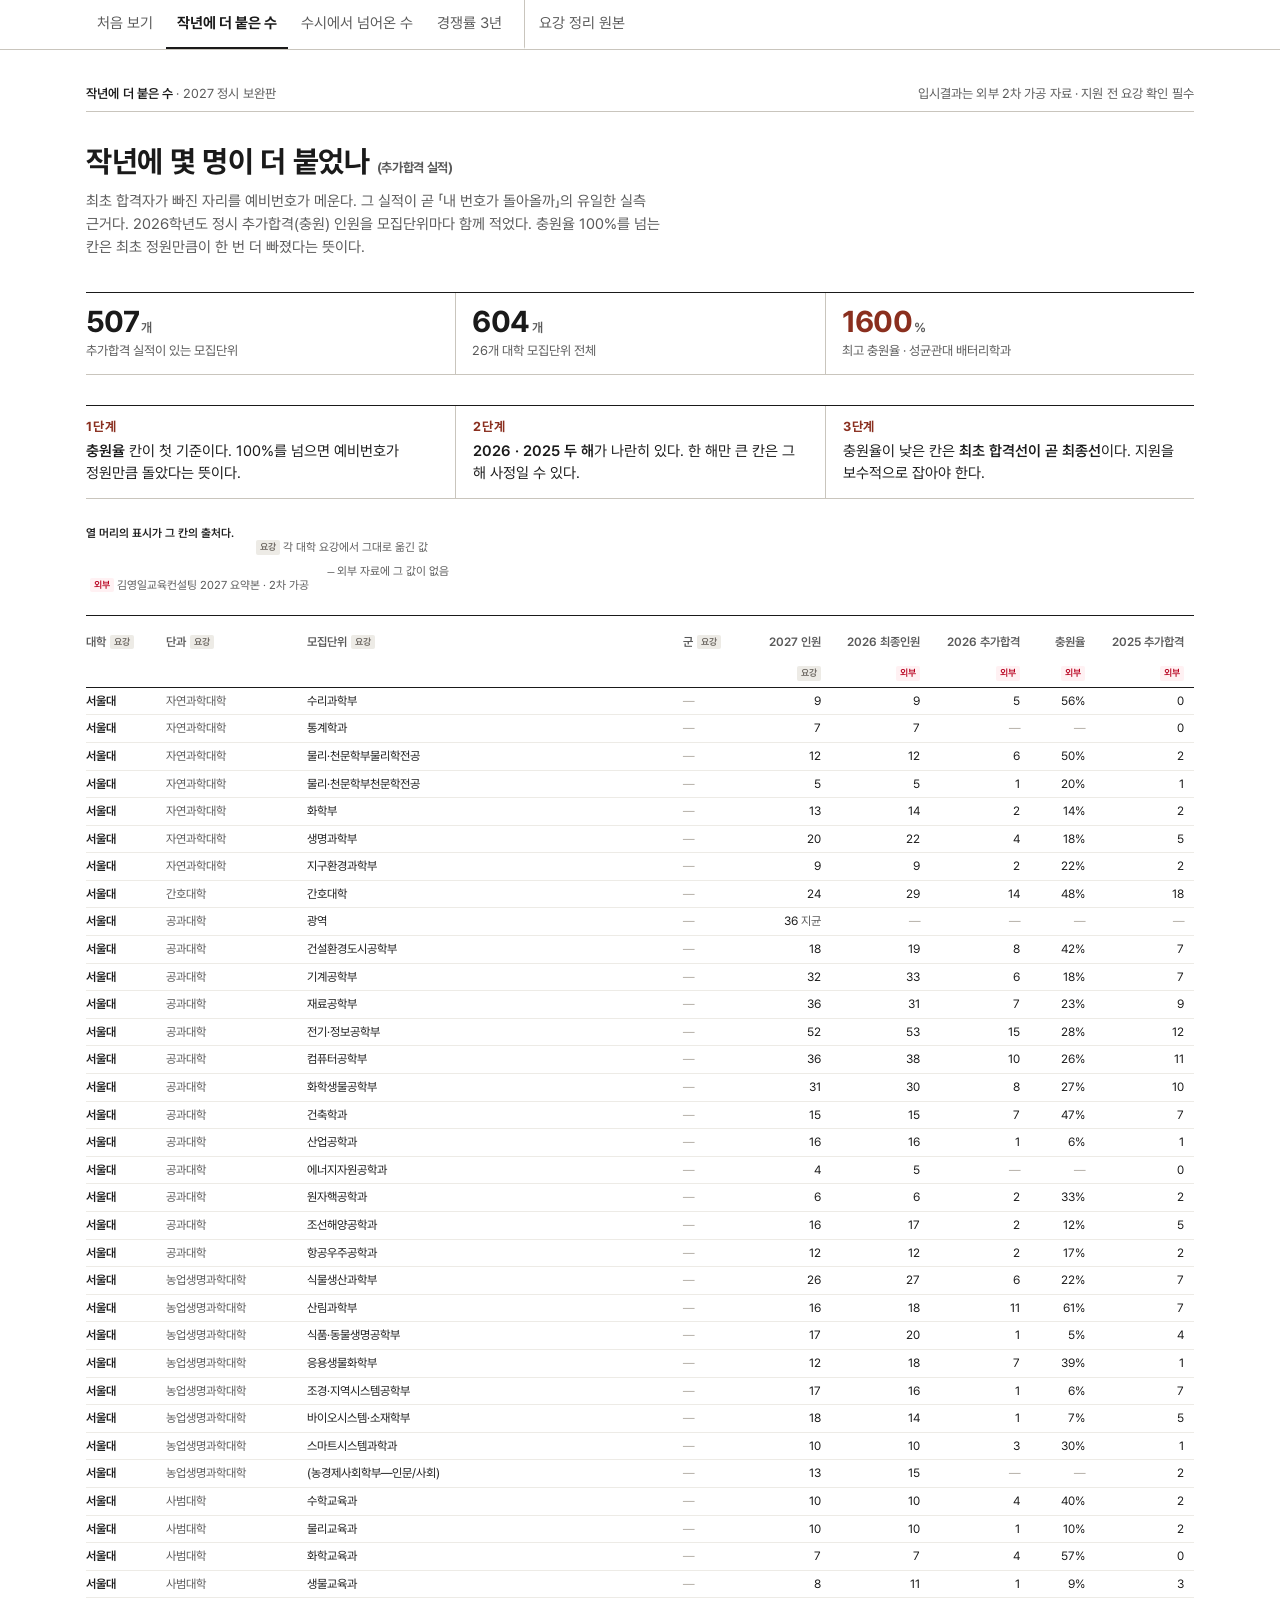
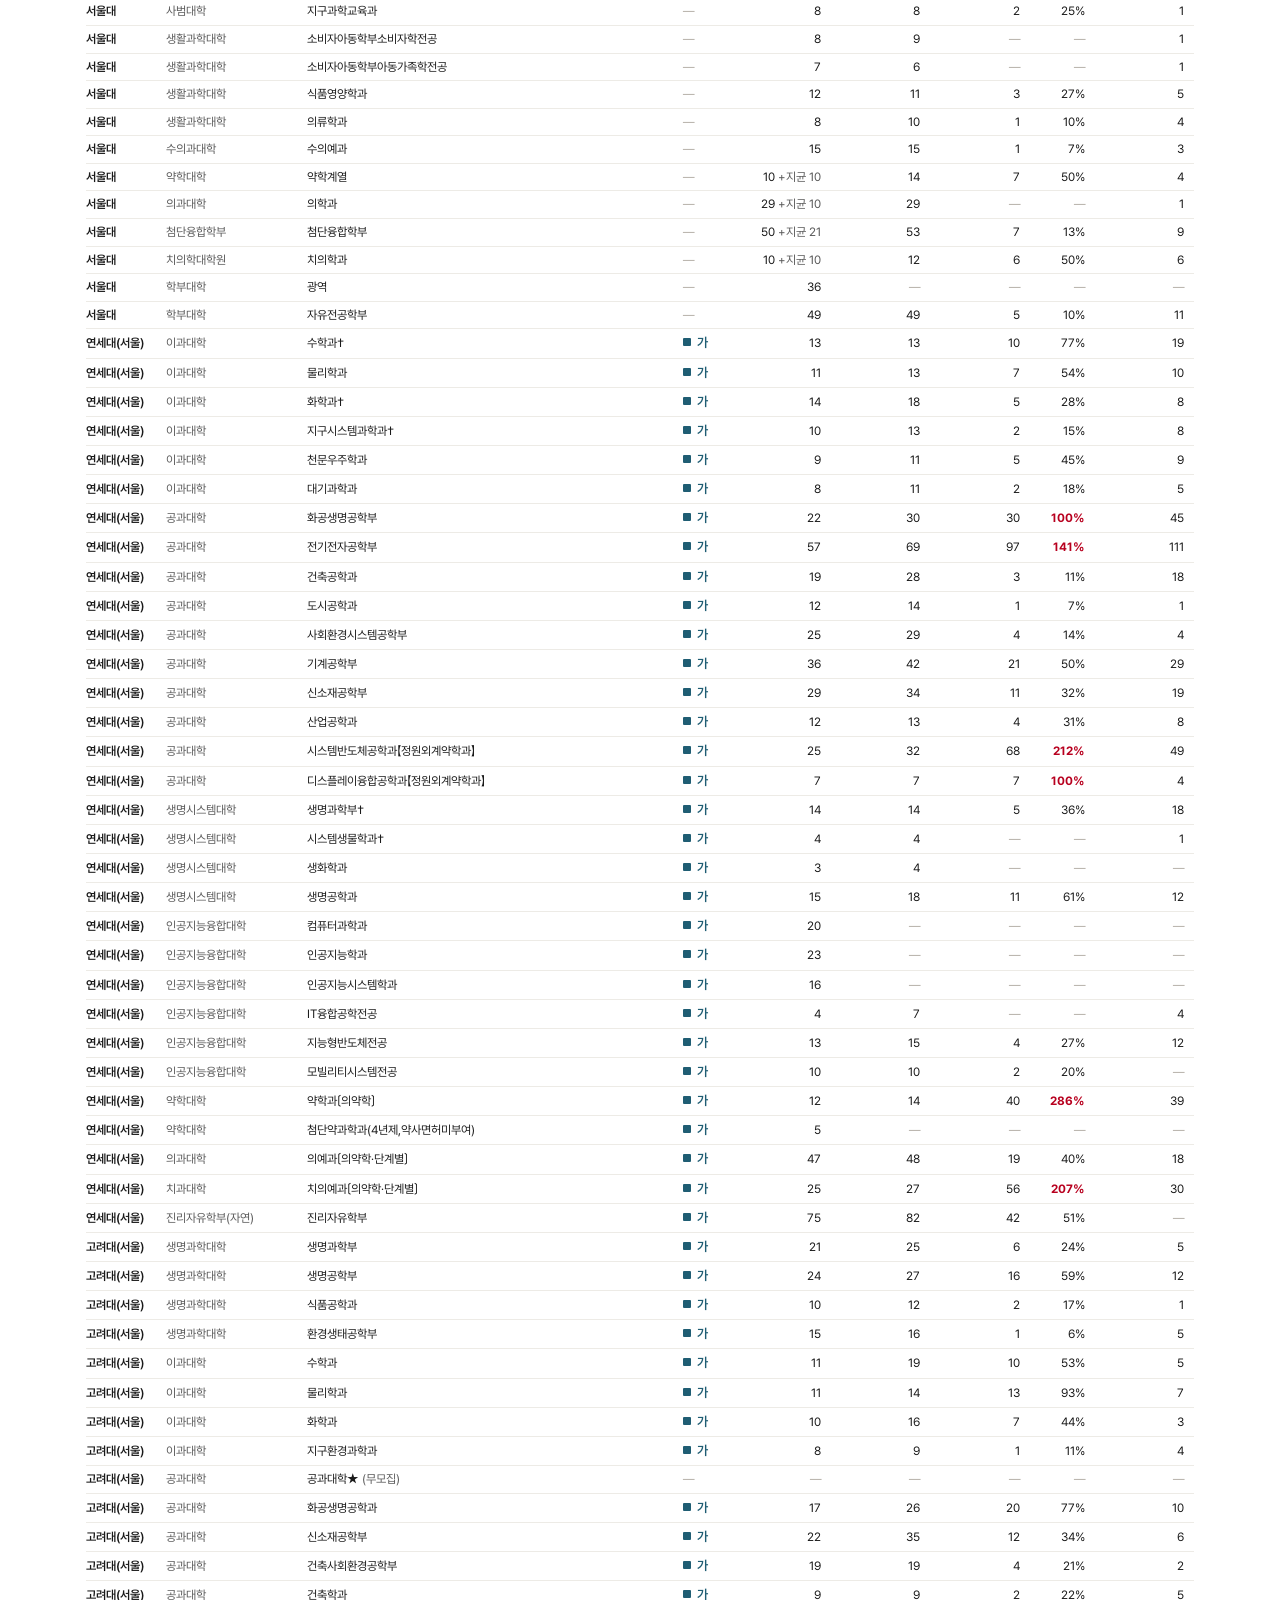
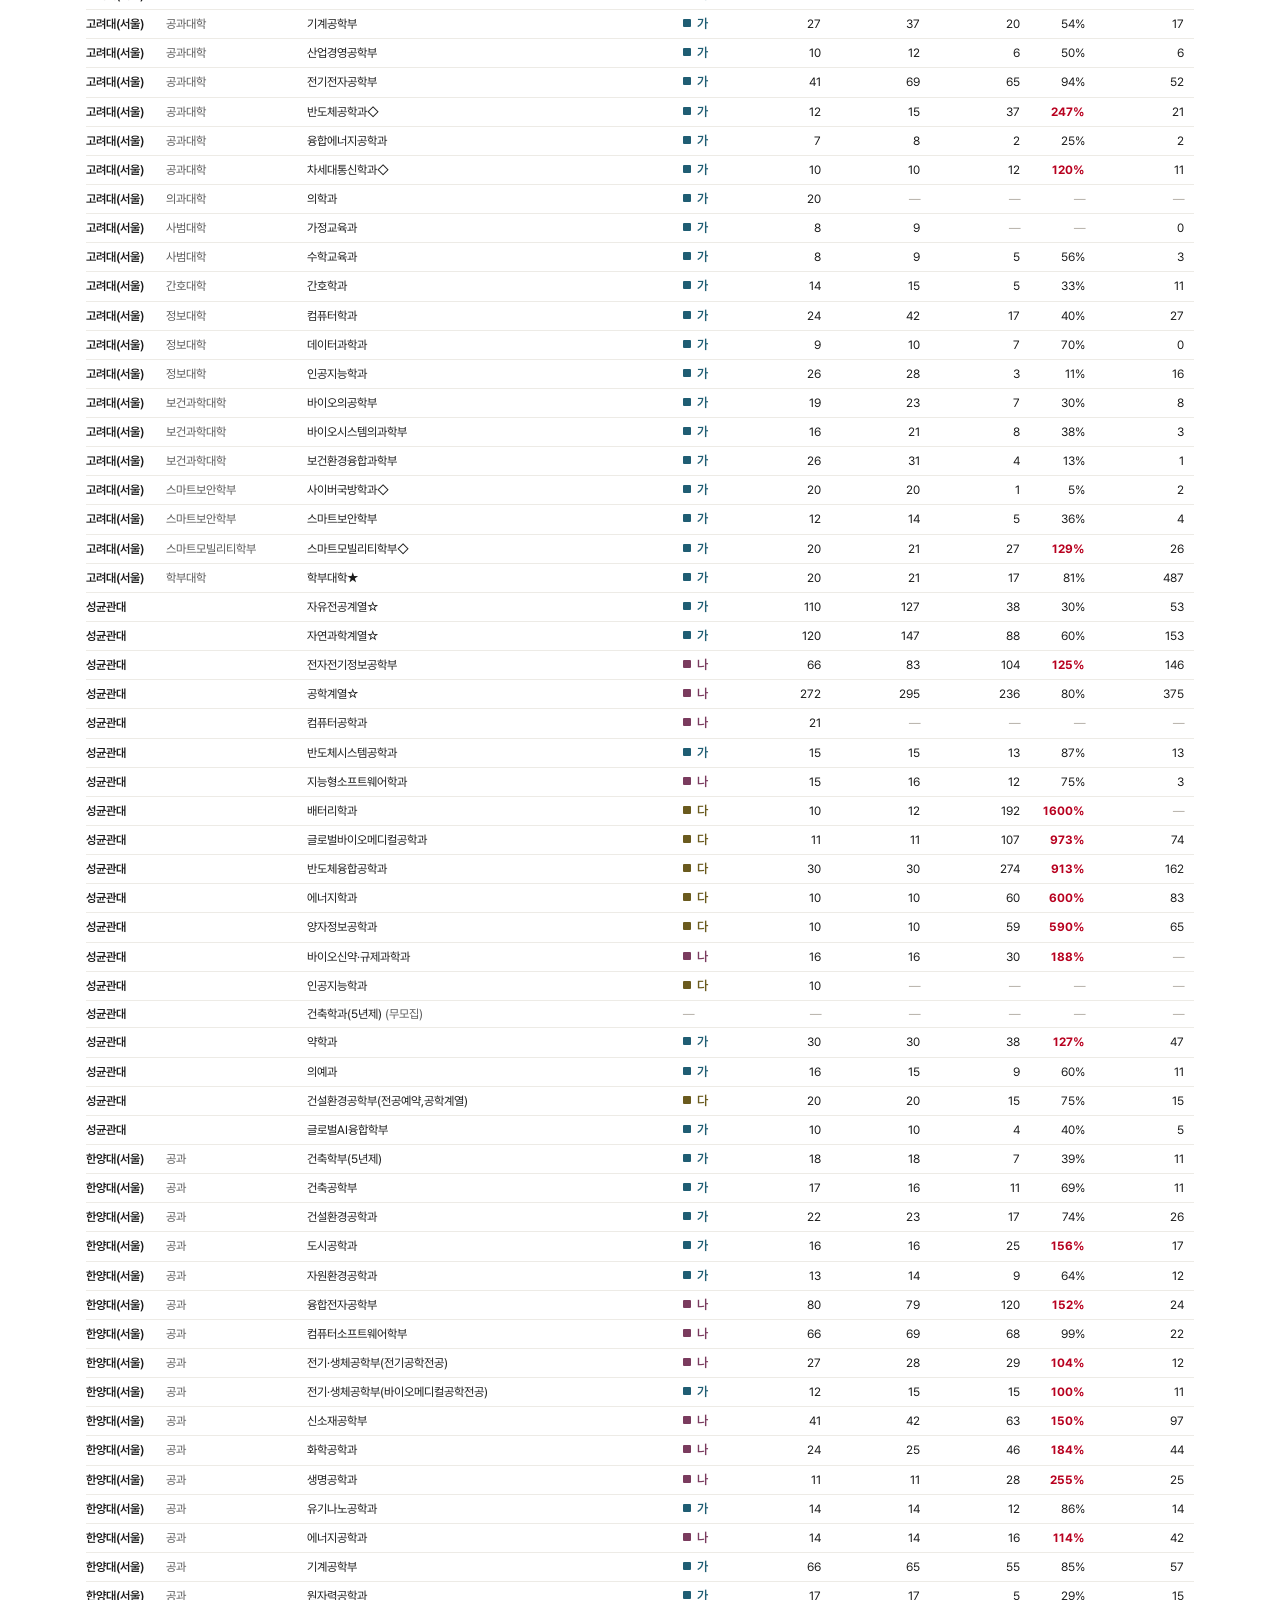
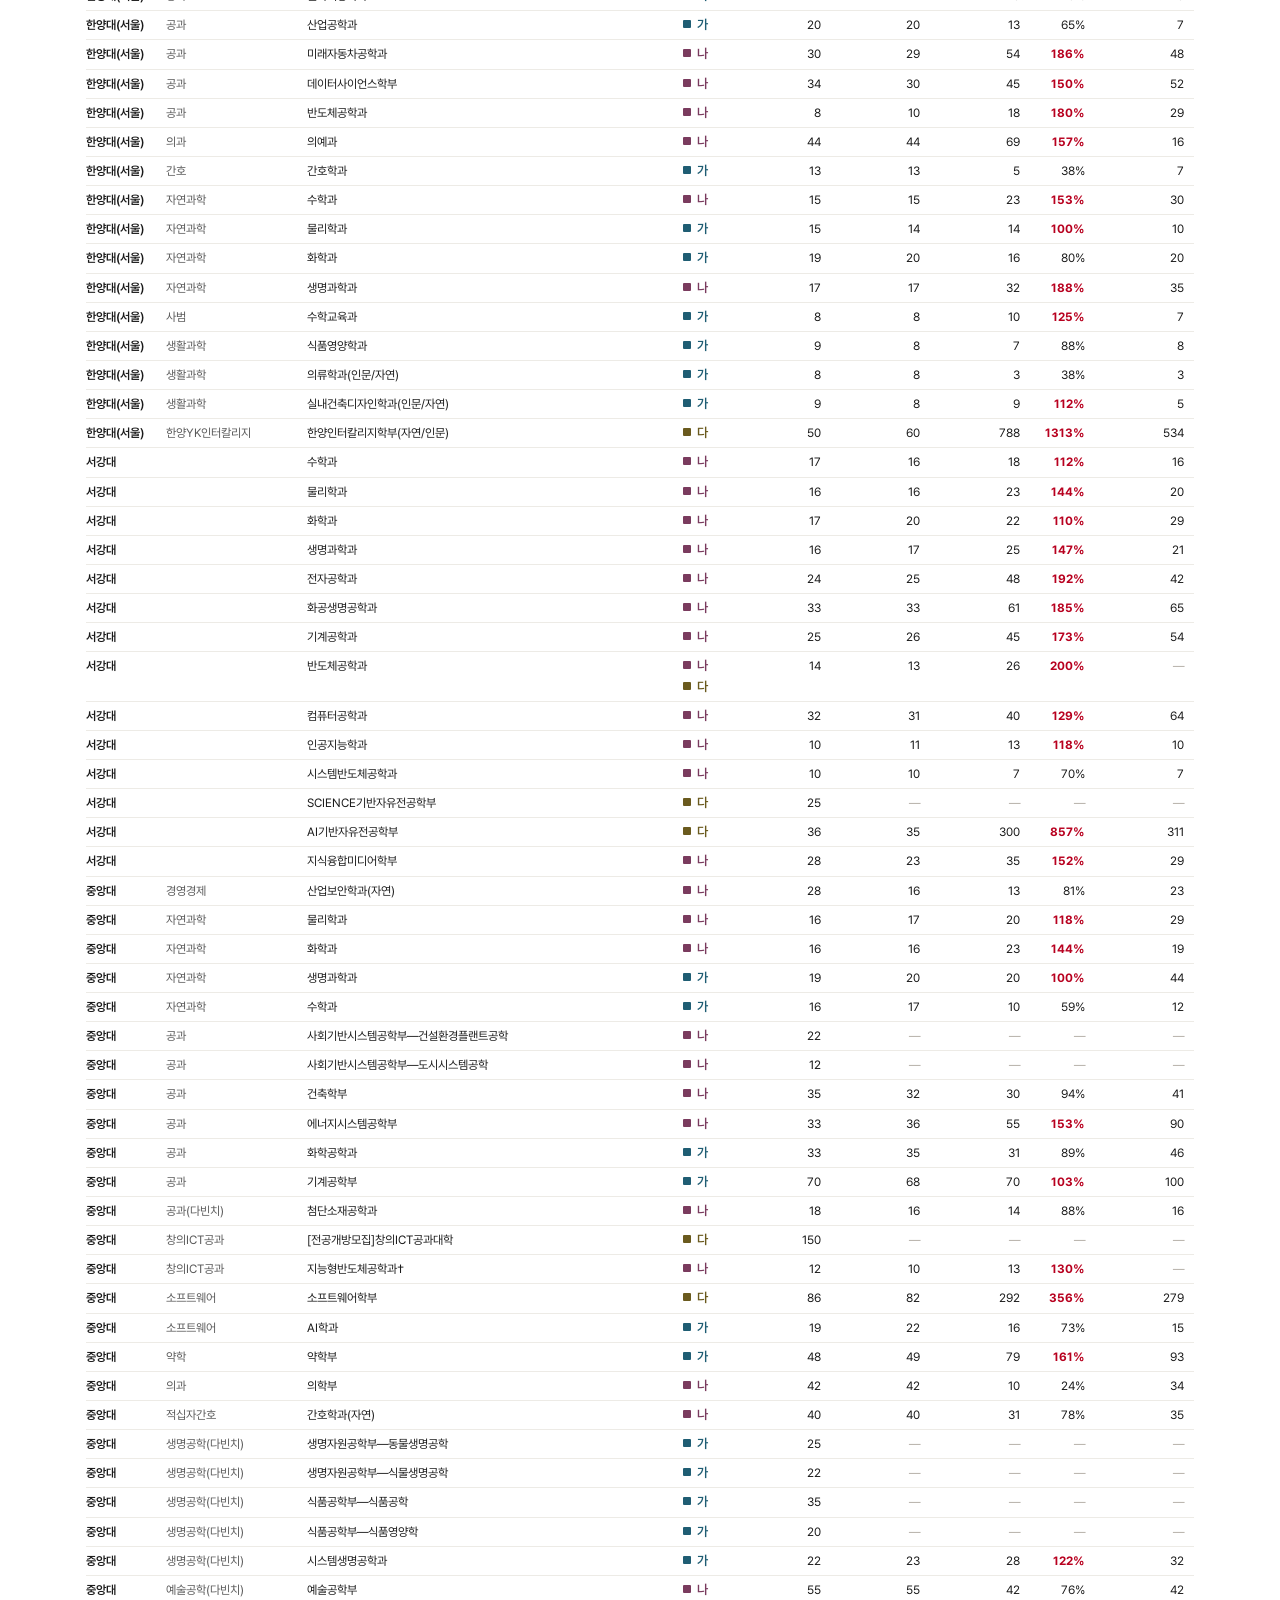
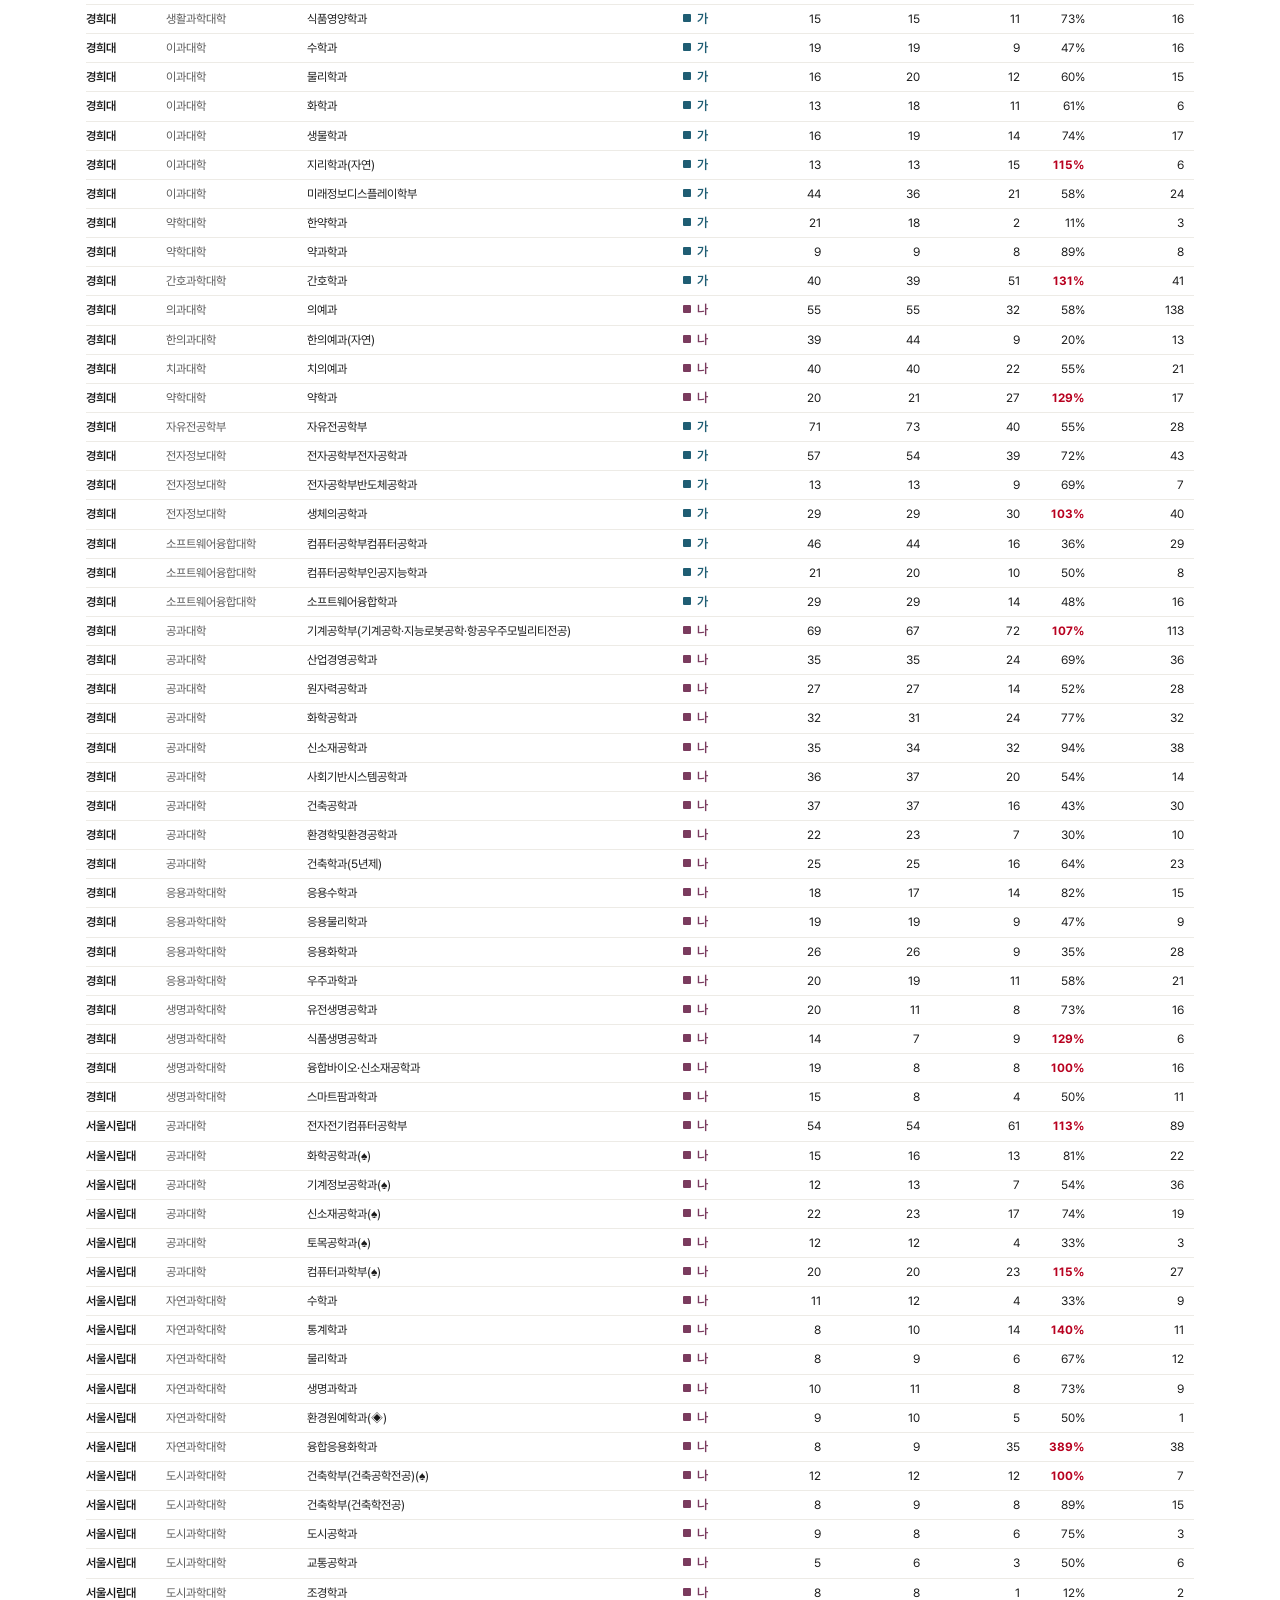
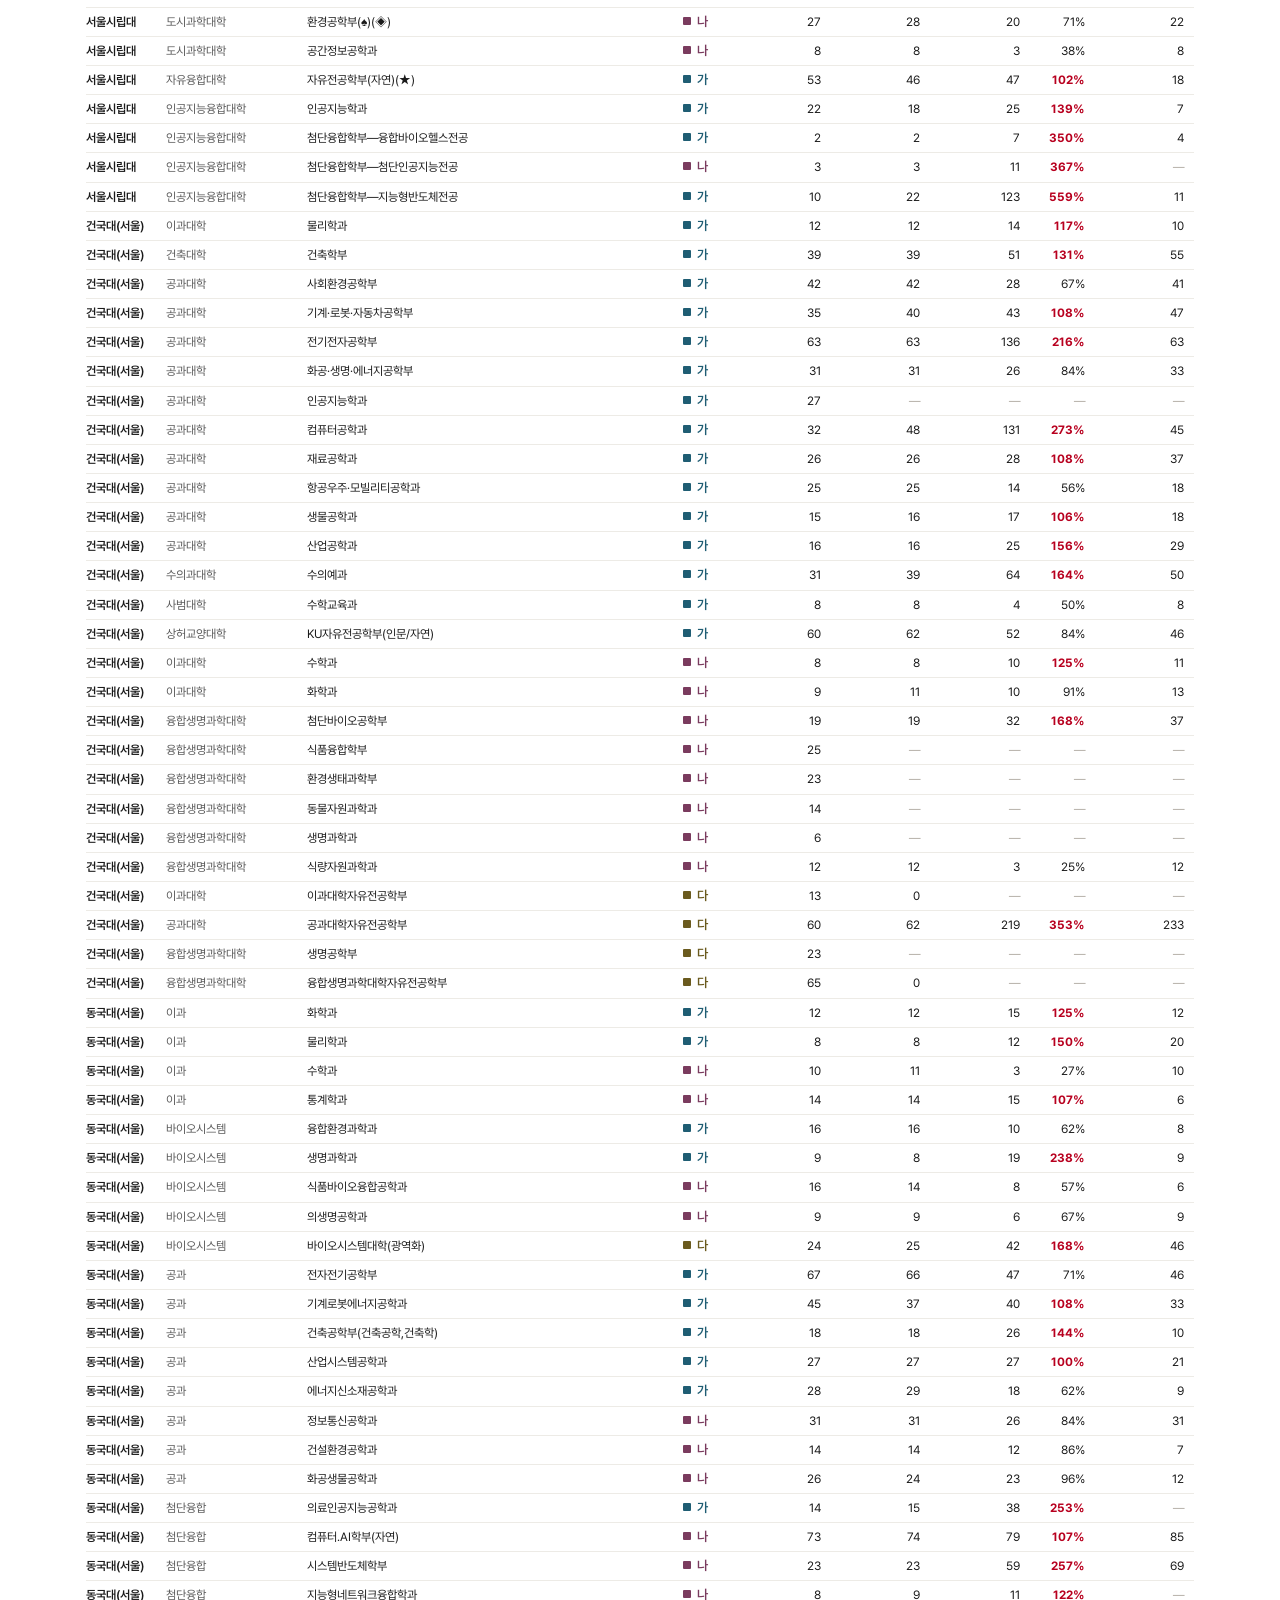
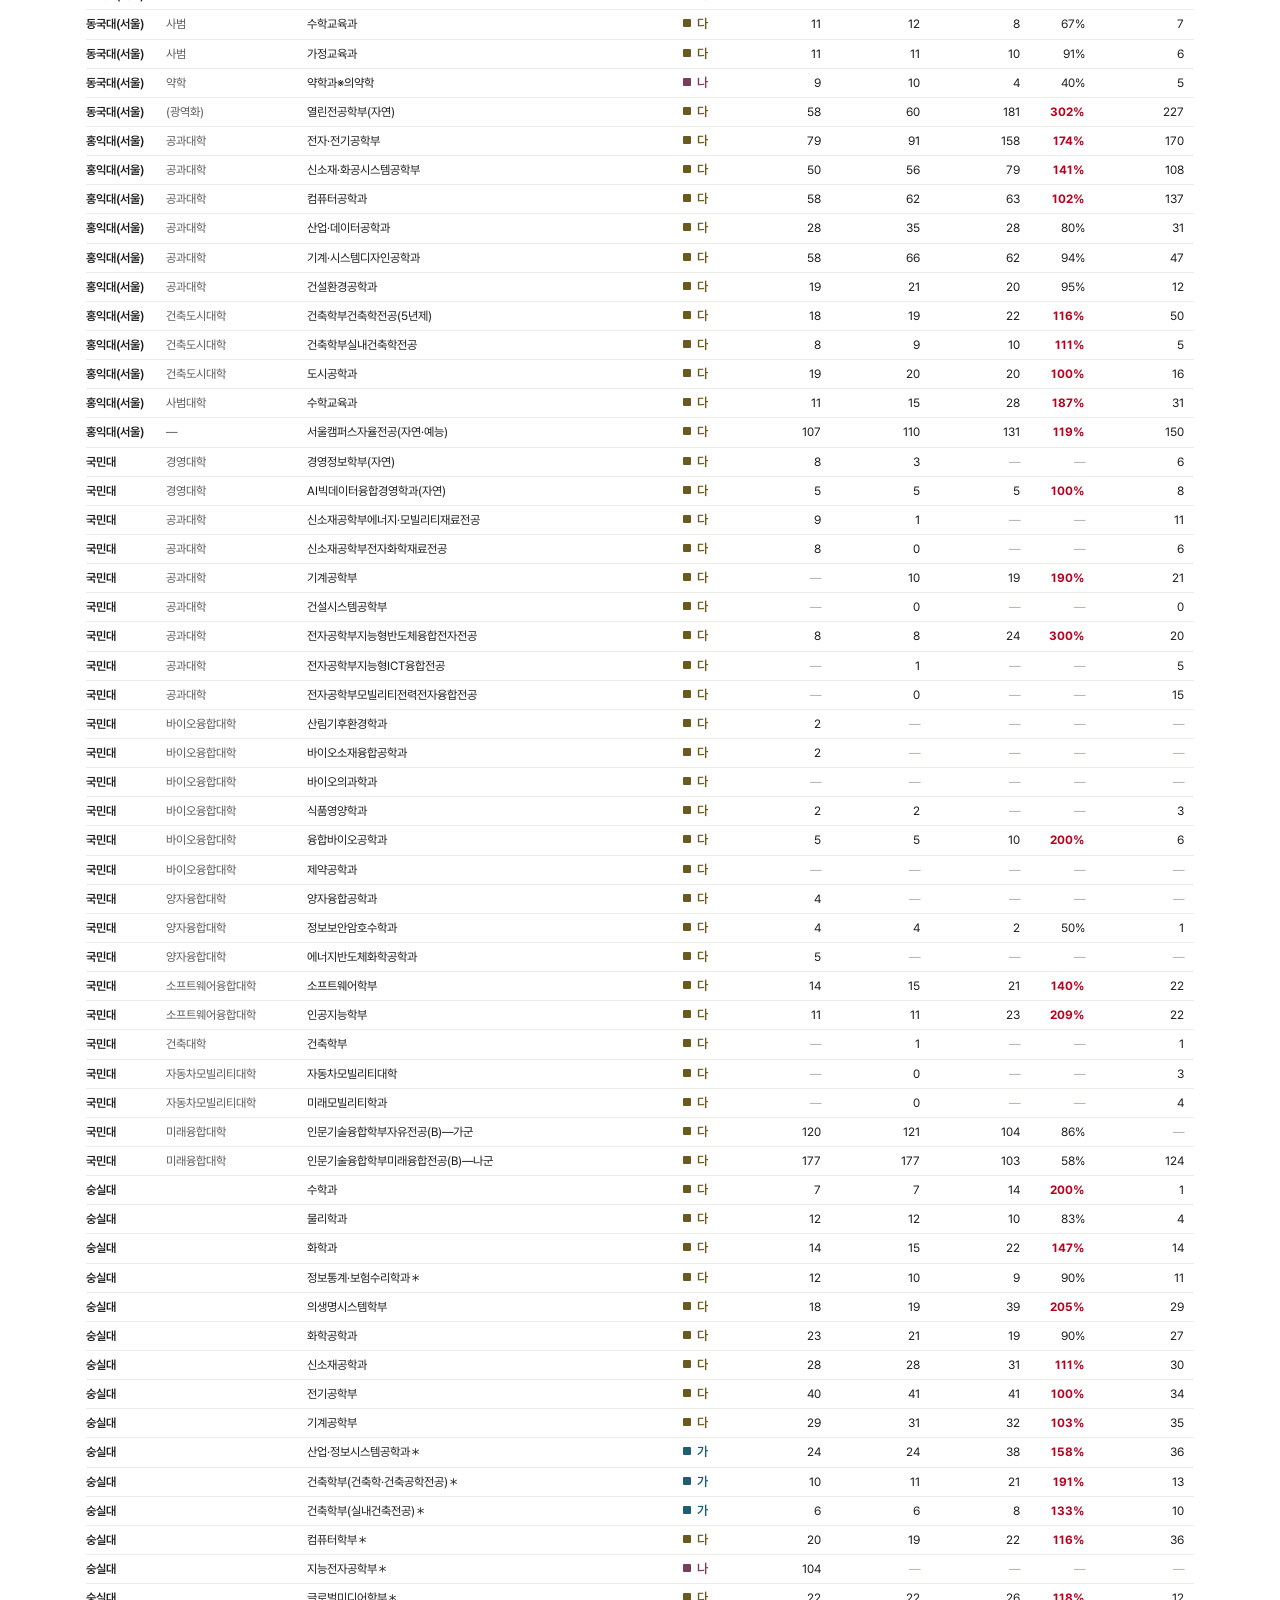
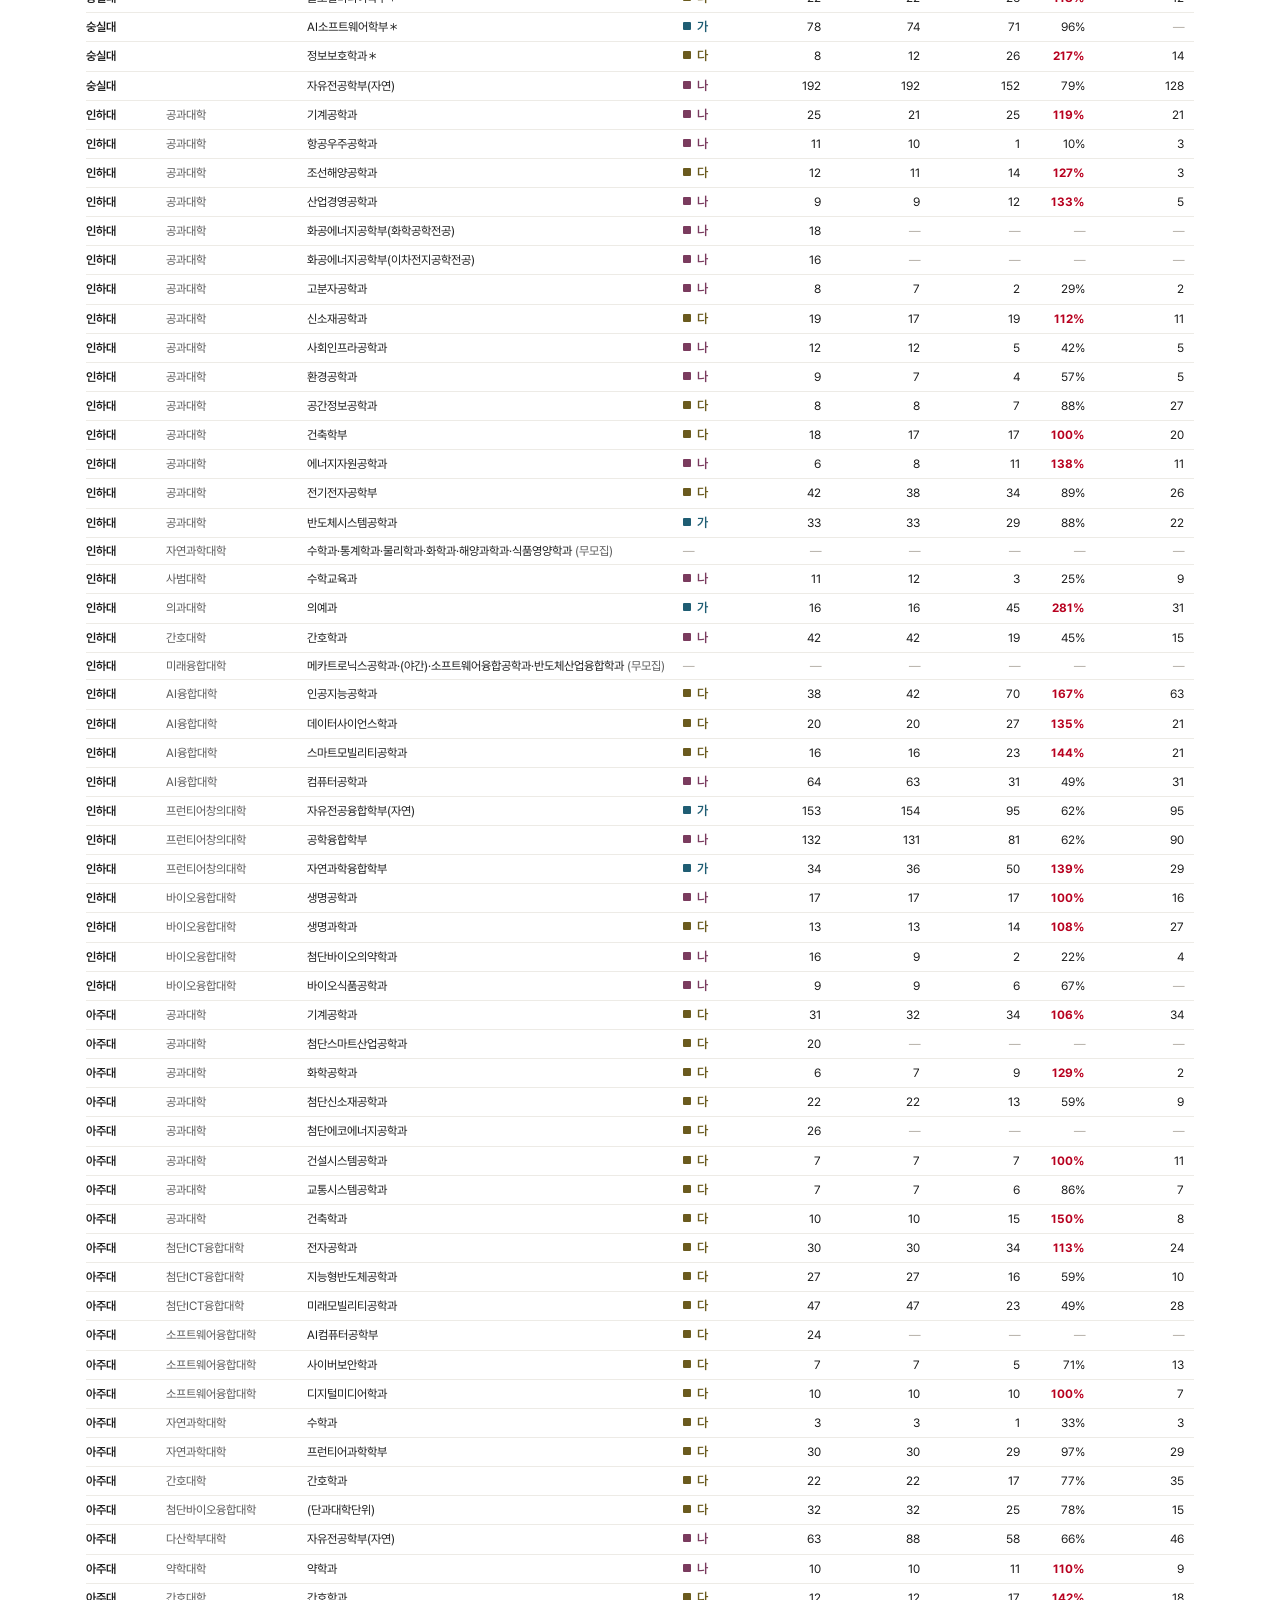
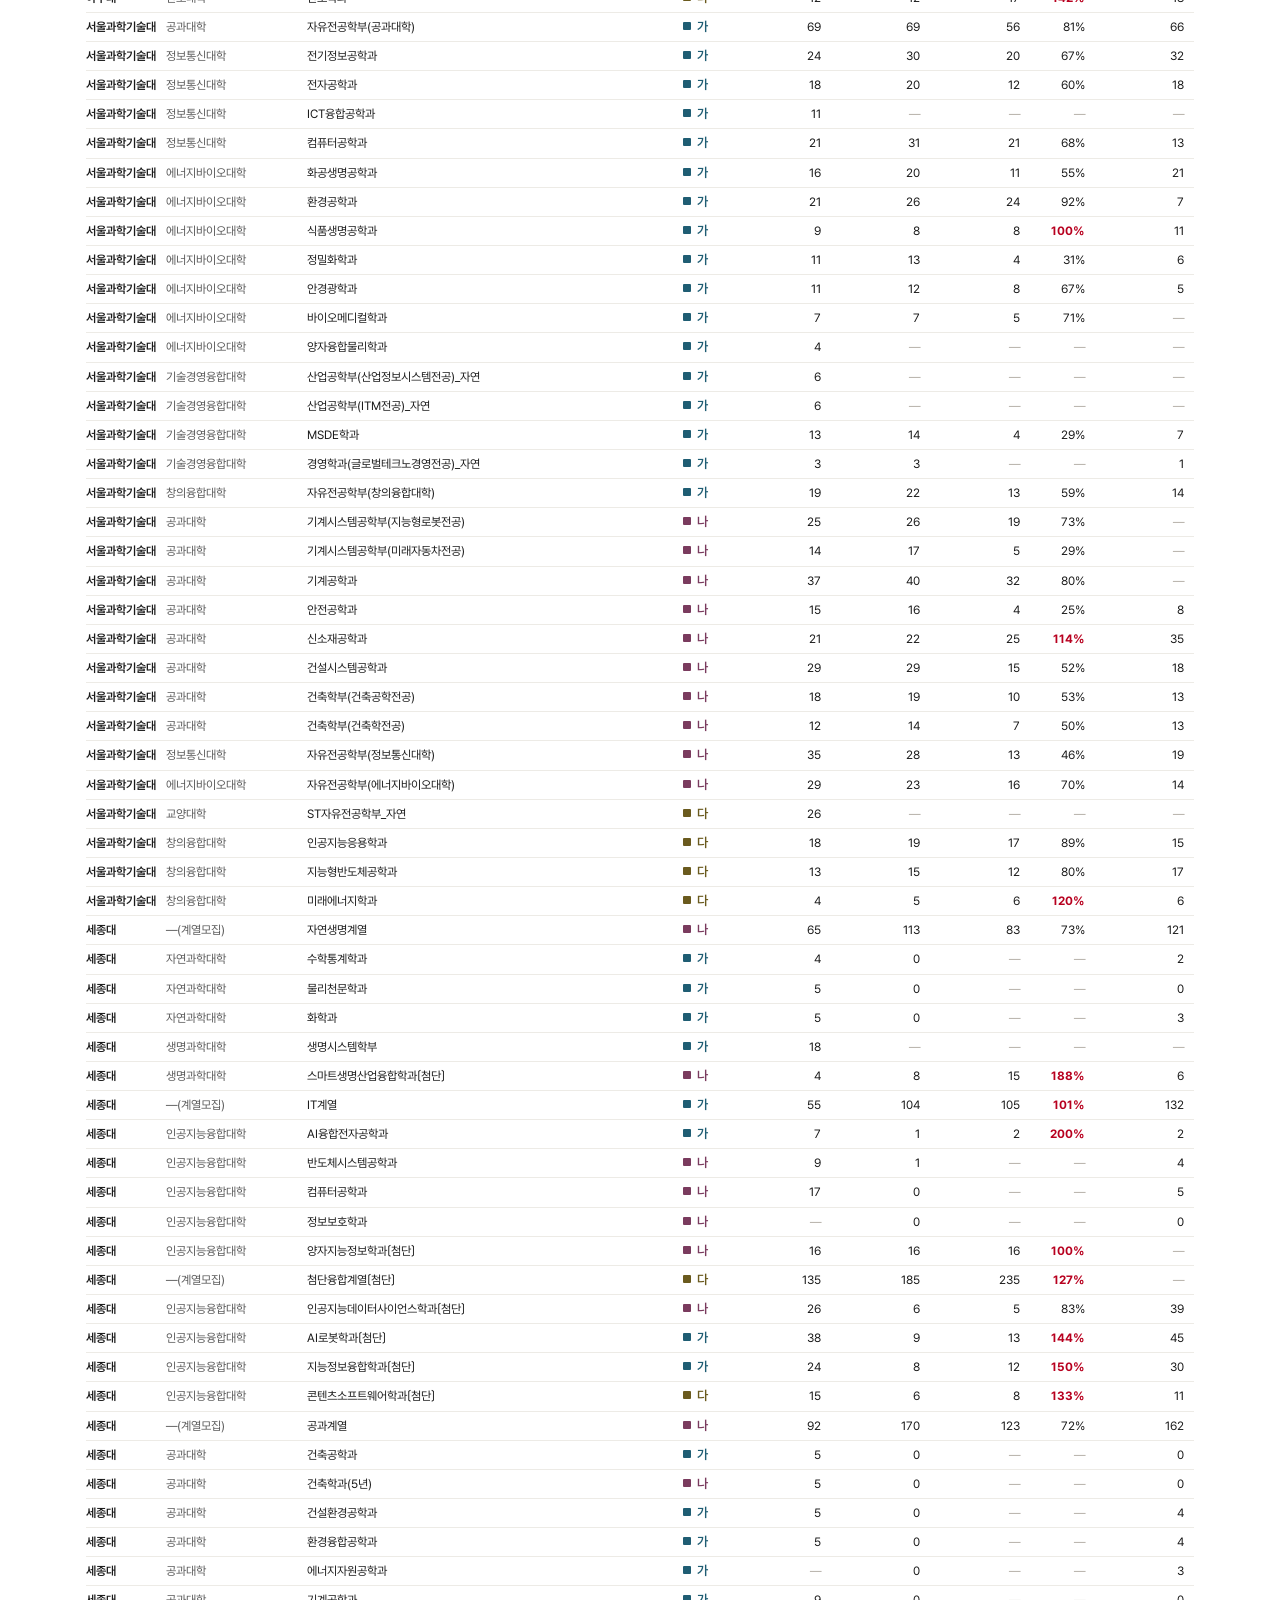
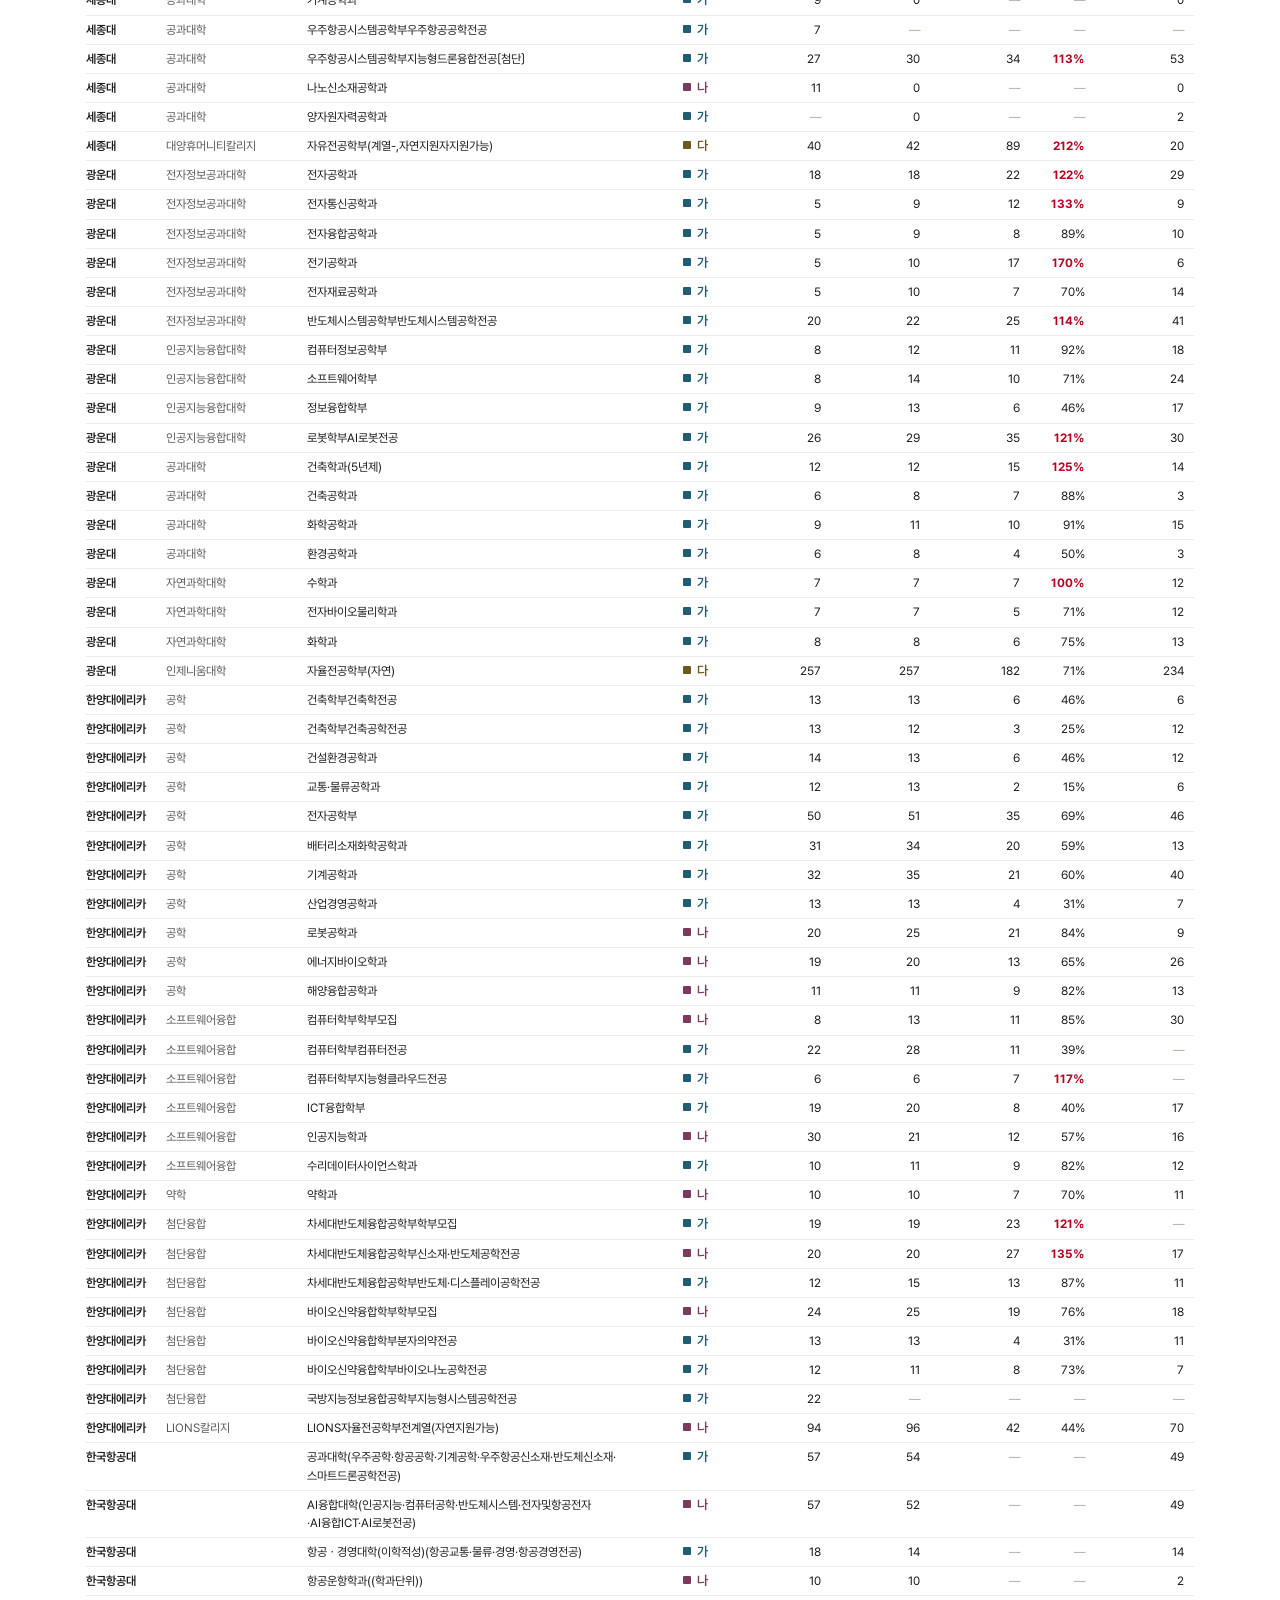
<file: plus/added/index.html>
<!doctype html><html lang="ko"><head><meta charset="utf-8">
<meta name="viewport" content="width=device-width,initial-scale=1">
<title>작년에 더 붙은 수 · 2027 정시 보완판</title>
<meta name="description" content="2027 정시 자연계열 일반전형 26개 대학 — 작년 추가합격 · 수시 이월 · 경쟁률 3개년 보완판">
<meta name="robots" content="noindex,nofollow,noarchive">
<link rel="stylesheet" href="../../site.css">
<link rel="stylesheet" href="../plus.css">
</head><body>
<nav class="gnav"><div class="gnav-in"><a href="../index.html">처음 보기</a><span class="on">작년에 더 붙은 수</span><a href="../moved/index.html">수시에서 넘어온 수</a><a href="../ratio/index.html">경쟁률 3년</a><a class="sep" href="../../index.html">요강 정리 원본</a></div></nav>
<div class="wrap">
<div class="runhead"><span><b>작년에 더 붙은 수</b> · 2027 정시 보완판</span><span>입시결과는 외부 2차 가공 자료 · 지원 전 요강 확인 필수</span></div>
<h1>작년에 몇 명이 더 붙었나 <span class="mini">(추가합격 실적)</span></h1>
<p class="lede">최초 합격자가 빠진 자리를 예비번호가 메운다. 그 실적이 곧 「내 번호가 돌아올까」의
유일한 실측 근거다. 2026학년도 정시 추가합격(충원) 인원을 모집단위마다 함께 적었다.
충원율 100%를 넘는 칸은 최초 정원만큼이 한 번 더 빠졌다는 뜻이다.</p>
<div class="kpi"><div><div class="n">507<em>개</em></div><div class="k">추가합격 실적이 있는 모집단위</div></div><div><div class="n">604<em>개</em></div><div class="k">26개 대학 모집단위 전체</div></div><div class="hot"><div class="n">1600<em>%</em></div><div class="k">최고 충원율 · 성균관대 배터리학과</div></div></div>
<div class="lead"><div class="st"><div class="no">1단계</div><div class="tx"><b>충원율</b> 칸이 첫 기준이다. 100%를 넘으면 예비번호가 정원만큼 돌았다는 뜻이다.</div></div><div class="st"><div class="no">2단계</div><div class="tx"><b>2026 · 2025 두 해</b>가 나란히 있다. 한 해만 큰 칸은 그 해 사정일 수 있다.</div></div><div class="st"><div class="no">3단계</div><div class="tx">충원율이 낮은 칸은 <b>최초 합격선이 곧 최종선</b>이다. 지원을 보수적으로 잡아야 한다.</div></div></div>
<div class="legend"><span><b>열 머리의 표시가 그 칸의 출처다.</b></span><span><span class="src canon">요강</span> 각 대학 요강에서 그대로 옮긴 값</span><span><span class="src ext">외부</span> 김영일교육컨설팅 2027 요약본 · 2차 가공</span><span class="none"><code>—</code> 외부 자료에 그 값이 없음</span></div>
<div class="scroll"><table class="pl u9"><thead><tr><th class="u">대학<span class="src canon">요강</span></th><th class="sub">단과<span class="src canon">요강</span></th><th class="">모집단위<span class="src canon">요강</span></th><th class="">군<span class="src canon">요강</span></th><th class="num">2027 인원<span class="src canon">요강</span></th><th class="num">2026 최종인원<span class="src ext">외부</span></th><th class="num">2026 추가합격<span class="src ext">외부</span></th><th class="num">충원율<span class="src ext">외부</span></th><th class="num">2025 추가합격<span class="src ext">외부</span></th></tr></thead><tbody><tr><td class="u u s-canon" data-l="대학">서울대</td><td class="sub sub s-canon" data-l="단과">자연과학대학</td><td class="md s-canon" data-l="모집단위">수리과학부</td><td class="v s-canon" data-l="군"><span class="none">—</span></td><td class="num v s-canon" data-l="2027 인원">9</td><td class="num v s-ext" data-l="2026 최종인원">9</td><td class="num v s-ext" data-l="2026 추가합격">5</td><td class="num v s-ext" data-l="충원율"><span class="">56%</span></td><td class="num v s-ext" data-l="2025 추가합격">0</td></tr><tr><td class="u u s-canon" data-l="대학">서울대</td><td class="sub sub s-canon" data-l="단과">자연과학대학</td><td class="md s-canon" data-l="모집단위">통계학과</td><td class="v s-canon" data-l="군"><span class="none">—</span></td><td class="num v s-canon" data-l="2027 인원">7</td><td class="num v s-ext" data-l="2026 최종인원">7</td><td class="num v s-ext" data-l="2026 추가합격"><span class="none">—</span></td><td class="num v s-ext" data-l="충원율"><span class="none">—</span></td><td class="num v s-ext" data-l="2025 추가합격">0</td></tr><tr><td class="u u s-canon" data-l="대학">서울대</td><td class="sub sub s-canon" data-l="단과">자연과학대학</td><td class="md s-canon" data-l="모집단위">물리·천문학부물리학전공</td><td class="v s-canon" data-l="군"><span class="none">—</span></td><td class="num v s-canon" data-l="2027 인원">12</td><td class="num v s-ext" data-l="2026 최종인원">12</td><td class="num v s-ext" data-l="2026 추가합격">6</td><td class="num v s-ext" data-l="충원율"><span class="">50%</span></td><td class="num v s-ext" data-l="2025 추가합격">2</td></tr><tr><td class="u u s-canon" data-l="대학">서울대</td><td class="sub sub s-canon" data-l="단과">자연과학대학</td><td class="md s-canon" data-l="모집단위">물리·천문학부천문학전공</td><td class="v s-canon" data-l="군"><span class="none">—</span></td><td class="num v s-canon" data-l="2027 인원">5</td><td class="num v s-ext" data-l="2026 최종인원">5</td><td class="num v s-ext" data-l="2026 추가합격">1</td><td class="num v s-ext" data-l="충원율"><span class="">20%</span></td><td class="num v s-ext" data-l="2025 추가합격">1</td></tr><tr><td class="u u s-canon" data-l="대학">서울대</td><td class="sub sub s-canon" data-l="단과">자연과학대학</td><td class="md s-canon" data-l="모집단위">화학부</td><td class="v s-canon" data-l="군"><span class="none">—</span></td><td class="num v s-canon" data-l="2027 인원">13</td><td class="num v s-ext" data-l="2026 최종인원">14</td><td class="num v s-ext" data-l="2026 추가합격">2</td><td class="num v s-ext" data-l="충원율"><span class="">14%</span></td><td class="num v s-ext" data-l="2025 추가합격">2</td></tr><tr><td class="u u s-canon" data-l="대학">서울대</td><td class="sub sub s-canon" data-l="단과">자연과학대학</td><td class="md s-canon" data-l="모집단위">생명과학부</td><td class="v s-canon" data-l="군"><span class="none">—</span></td><td class="num v s-canon" data-l="2027 인원">20</td><td class="num v s-ext" data-l="2026 최종인원">22</td><td class="num v s-ext" data-l="2026 추가합격">4</td><td class="num v s-ext" data-l="충원율"><span class="">18%</span></td><td class="num v s-ext" data-l="2025 추가합격">5</td></tr><tr><td class="u u s-canon" data-l="대학">서울대</td><td class="sub sub s-canon" data-l="단과">자연과학대학</td><td class="md s-canon" data-l="모집단위">지구환경과학부</td><td class="v s-canon" data-l="군"><span class="none">—</span></td><td class="num v s-canon" data-l="2027 인원">9</td><td class="num v s-ext" data-l="2026 최종인원">9</td><td class="num v s-ext" data-l="2026 추가합격">2</td><td class="num v s-ext" data-l="충원율"><span class="">22%</span></td><td class="num v s-ext" data-l="2025 추가합격">2</td></tr><tr><td class="u u s-canon" data-l="대학">서울대</td><td class="sub sub s-canon" data-l="단과">간호대학</td><td class="md s-canon" data-l="모집단위">간호대학</td><td class="v s-canon" data-l="군"><span class="none">—</span></td><td class="num v s-canon" data-l="2027 인원">24</td><td class="num v s-ext" data-l="2026 최종인원">29</td><td class="num v s-ext" data-l="2026 추가합격">14</td><td class="num v s-ext" data-l="충원율"><span class="">48%</span></td><td class="num v s-ext" data-l="2025 추가합격">18</td></tr><tr><td class="u u s-canon" data-l="대학">서울대</td><td class="sub sub s-canon" data-l="단과">공과대학</td><td class="md s-canon" data-l="모집단위">광역</td><td class="v s-canon" data-l="군"><span class="none">—</span></td><td class="num v s-canon" data-l="2027 인원">36<span class="sub"> 지균</span></td><td class="num v s-ext" data-l="2026 최종인원"><span class="none">—</span></td><td class="num v s-ext" data-l="2026 추가합격"><span class="none">—</span></td><td class="num v s-ext" data-l="충원율"><span class="none">—</span></td><td class="num v s-ext" data-l="2025 추가합격"><span class="none">—</span></td></tr><tr><td class="u u s-canon" data-l="대학">서울대</td><td class="sub sub s-canon" data-l="단과">공과대학</td><td class="md s-canon" data-l="모집단위">건설환경도시공학부</td><td class="v s-canon" data-l="군"><span class="none">—</span></td><td class="num v s-canon" data-l="2027 인원">18</td><td class="num v s-ext" data-l="2026 최종인원">19</td><td class="num v s-ext" data-l="2026 추가합격">8</td><td class="num v s-ext" data-l="충원율"><span class="">42%</span></td><td class="num v s-ext" data-l="2025 추가합격">7</td></tr><tr><td class="u u s-canon" data-l="대학">서울대</td><td class="sub sub s-canon" data-l="단과">공과대학</td><td class="md s-canon" data-l="모집단위">기계공학부</td><td class="v s-canon" data-l="군"><span class="none">—</span></td><td class="num v s-canon" data-l="2027 인원">32</td><td class="num v s-ext" data-l="2026 최종인원">33</td><td class="num v s-ext" data-l="2026 추가합격">6</td><td class="num v s-ext" data-l="충원율"><span class="">18%</span></td><td class="num v s-ext" data-l="2025 추가합격">7</td></tr><tr><td class="u u s-canon" data-l="대학">서울대</td><td class="sub sub s-canon" data-l="단과">공과대학</td><td class="md s-canon" data-l="모집단위">재료공학부</td><td class="v s-canon" data-l="군"><span class="none">—</span></td><td class="num v s-canon" data-l="2027 인원">36</td><td class="num v s-ext" data-l="2026 최종인원">31</td><td class="num v s-ext" data-l="2026 추가합격">7</td><td class="num v s-ext" data-l="충원율"><span class="">23%</span></td><td class="num v s-ext" data-l="2025 추가합격">9</td></tr><tr><td class="u u s-canon" data-l="대학">서울대</td><td class="sub sub s-canon" data-l="단과">공과대학</td><td class="md s-canon" data-l="모집단위">전기·정보공학부</td><td class="v s-canon" data-l="군"><span class="none">—</span></td><td class="num v s-canon" data-l="2027 인원">52</td><td class="num v s-ext" data-l="2026 최종인원">53</td><td class="num v s-ext" data-l="2026 추가합격">15</td><td class="num v s-ext" data-l="충원율"><span class="">28%</span></td><td class="num v s-ext" data-l="2025 추가합격">12</td></tr><tr><td class="u u s-canon" data-l="대학">서울대</td><td class="sub sub s-canon" data-l="단과">공과대학</td><td class="md s-canon" data-l="모집단위">컴퓨터공학부</td><td class="v s-canon" data-l="군"><span class="none">—</span></td><td class="num v s-canon" data-l="2027 인원">36</td><td class="num v s-ext" data-l="2026 최종인원">38</td><td class="num v s-ext" data-l="2026 추가합격">10</td><td class="num v s-ext" data-l="충원율"><span class="">26%</span></td><td class="num v s-ext" data-l="2025 추가합격">11</td></tr><tr><td class="u u s-canon" data-l="대학">서울대</td><td class="sub sub s-canon" data-l="단과">공과대학</td><td class="md s-canon" data-l="모집단위">화학생물공학부</td><td class="v s-canon" data-l="군"><span class="none">—</span></td><td class="num v s-canon" data-l="2027 인원">31</td><td class="num v s-ext" data-l="2026 최종인원">30</td><td class="num v s-ext" data-l="2026 추가합격">8</td><td class="num v s-ext" data-l="충원율"><span class="">27%</span></td><td class="num v s-ext" data-l="2025 추가합격">10</td></tr><tr><td class="u u s-canon" data-l="대학">서울대</td><td class="sub sub s-canon" data-l="단과">공과대학</td><td class="md s-canon" data-l="모집단위">건축학과</td><td class="v s-canon" data-l="군"><span class="none">—</span></td><td class="num v s-canon" data-l="2027 인원">15</td><td class="num v s-ext" data-l="2026 최종인원">15</td><td class="num v s-ext" data-l="2026 추가합격">7</td><td class="num v s-ext" data-l="충원율"><span class="">47%</span></td><td class="num v s-ext" data-l="2025 추가합격">7</td></tr><tr><td class="u u s-canon" data-l="대학">서울대</td><td class="sub sub s-canon" data-l="단과">공과대학</td><td class="md s-canon" data-l="모집단위">산업공학과</td><td class="v s-canon" data-l="군"><span class="none">—</span></td><td class="num v s-canon" data-l="2027 인원">16</td><td class="num v s-ext" data-l="2026 최종인원">16</td><td class="num v s-ext" data-l="2026 추가합격">1</td><td class="num v s-ext" data-l="충원율"><span class="">6%</span></td><td class="num v s-ext" data-l="2025 추가합격">1</td></tr><tr><td class="u u s-canon" data-l="대학">서울대</td><td class="sub sub s-canon" data-l="단과">공과대학</td><td class="md s-canon" data-l="모집단위">에너지자원공학과</td><td class="v s-canon" data-l="군"><span class="none">—</span></td><td class="num v s-canon" data-l="2027 인원">4</td><td class="num v s-ext" data-l="2026 최종인원">5</td><td class="num v s-ext" data-l="2026 추가합격"><span class="none">—</span></td><td class="num v s-ext" data-l="충원율"><span class="none">—</span></td><td class="num v s-ext" data-l="2025 추가합격">0</td></tr><tr><td class="u u s-canon" data-l="대학">서울대</td><td class="sub sub s-canon" data-l="단과">공과대학</td><td class="md s-canon" data-l="모집단위">원자핵공학과</td><td class="v s-canon" data-l="군"><span class="none">—</span></td><td class="num v s-canon" data-l="2027 인원">6</td><td class="num v s-ext" data-l="2026 최종인원">6</td><td class="num v s-ext" data-l="2026 추가합격">2</td><td class="num v s-ext" data-l="충원율"><span class="">33%</span></td><td class="num v s-ext" data-l="2025 추가합격">2</td></tr><tr><td class="u u s-canon" data-l="대학">서울대</td><td class="sub sub s-canon" data-l="단과">공과대학</td><td class="md s-canon" data-l="모집단위">조선해양공학과</td><td class="v s-canon" data-l="군"><span class="none">—</span></td><td class="num v s-canon" data-l="2027 인원">16</td><td class="num v s-ext" data-l="2026 최종인원">17</td><td class="num v s-ext" data-l="2026 추가합격">2</td><td class="num v s-ext" data-l="충원율"><span class="">12%</span></td><td class="num v s-ext" data-l="2025 추가합격">5</td></tr><tr><td class="u u s-canon" data-l="대학">서울대</td><td class="sub sub s-canon" data-l="단과">공과대학</td><td class="md s-canon" data-l="모집단위">항공우주공학과</td><td class="v s-canon" data-l="군"><span class="none">—</span></td><td class="num v s-canon" data-l="2027 인원">12</td><td class="num v s-ext" data-l="2026 최종인원">12</td><td class="num v s-ext" data-l="2026 추가합격">2</td><td class="num v s-ext" data-l="충원율"><span class="">17%</span></td><td class="num v s-ext" data-l="2025 추가합격">2</td></tr><tr><td class="u u s-canon" data-l="대학">서울대</td><td class="sub sub s-canon" data-l="단과">농업생명과학대학</td><td class="md s-canon" data-l="모집단위">식물생산과학부</td><td class="v s-canon" data-l="군"><span class="none">—</span></td><td class="num v s-canon" data-l="2027 인원">26</td><td class="num v s-ext" data-l="2026 최종인원">27</td><td class="num v s-ext" data-l="2026 추가합격">6</td><td class="num v s-ext" data-l="충원율"><span class="">22%</span></td><td class="num v s-ext" data-l="2025 추가합격">7</td></tr><tr><td class="u u s-canon" data-l="대학">서울대</td><td class="sub sub s-canon" data-l="단과">농업생명과학대학</td><td class="md s-canon" data-l="모집단위">산림과학부</td><td class="v s-canon" data-l="군"><span class="none">—</span></td><td class="num v s-canon" data-l="2027 인원">16</td><td class="num v s-ext" data-l="2026 최종인원">18</td><td class="num v s-ext" data-l="2026 추가합격">11</td><td class="num v s-ext" data-l="충원율"><span class="">61%</span></td><td class="num v s-ext" data-l="2025 추가합격">7</td></tr><tr><td class="u u s-canon" data-l="대학">서울대</td><td class="sub sub s-canon" data-l="단과">농업생명과학대학</td><td class="md s-canon" data-l="모집단위">식품·동물생명공학부</td><td class="v s-canon" data-l="군"><span class="none">—</span></td><td class="num v s-canon" data-l="2027 인원">17</td><td class="num v s-ext" data-l="2026 최종인원">20</td><td class="num v s-ext" data-l="2026 추가합격">1</td><td class="num v s-ext" data-l="충원율"><span class="">5%</span></td><td class="num v s-ext" data-l="2025 추가합격">4</td></tr><tr><td class="u u s-canon" data-l="대학">서울대</td><td class="sub sub s-canon" data-l="단과">농업생명과학대학</td><td class="md s-canon" data-l="모집단위">응용생물화학부</td><td class="v s-canon" data-l="군"><span class="none">—</span></td><td class="num v s-canon" data-l="2027 인원">12</td><td class="num v s-ext" data-l="2026 최종인원">18</td><td class="num v s-ext" data-l="2026 추가합격">7</td><td class="num v s-ext" data-l="충원율"><span class="">39%</span></td><td class="num v s-ext" data-l="2025 추가합격">1</td></tr><tr><td class="u u s-canon" data-l="대학">서울대</td><td class="sub sub s-canon" data-l="단과">농업생명과학대학</td><td class="md s-canon" data-l="모집단위">조경·지역시스템공학부</td><td class="v s-canon" data-l="군"><span class="none">—</span></td><td class="num v s-canon" data-l="2027 인원">17</td><td class="num v s-ext" data-l="2026 최종인원">16</td><td class="num v s-ext" data-l="2026 추가합격">1</td><td class="num v s-ext" data-l="충원율"><span class="">6%</span></td><td class="num v s-ext" data-l="2025 추가합격">7</td></tr><tr><td class="u u s-canon" data-l="대학">서울대</td><td class="sub sub s-canon" data-l="단과">농업생명과학대학</td><td class="md s-canon" data-l="모집단위">바이오시스템·소재학부</td><td class="v s-canon" data-l="군"><span class="none">—</span></td><td class="num v s-canon" data-l="2027 인원">18</td><td class="num v s-ext" data-l="2026 최종인원">14</td><td class="num v s-ext" data-l="2026 추가합격">1</td><td class="num v s-ext" data-l="충원율"><span class="">7%</span></td><td class="num v s-ext" data-l="2025 추가합격">5</td></tr><tr><td class="u u s-canon" data-l="대학">서울대</td><td class="sub sub s-canon" data-l="단과">농업생명과학대학</td><td class="md s-canon" data-l="모집단위">스마트시스템과학과</td><td class="v s-canon" data-l="군"><span class="none">—</span></td><td class="num v s-canon" data-l="2027 인원">10</td><td class="num v s-ext" data-l="2026 최종인원">10</td><td class="num v s-ext" data-l="2026 추가합격">3</td><td class="num v s-ext" data-l="충원율"><span class="">30%</span></td><td class="num v s-ext" data-l="2025 추가합격">1</td></tr><tr><td class="u u s-canon" data-l="대학">서울대</td><td class="sub sub s-canon" data-l="단과">농업생명과학대학</td><td class="md s-canon" data-l="모집단위">(농경제사회학부—인문/사회)</td><td class="v s-canon" data-l="군"><span class="none">—</span></td><td class="num v s-canon" data-l="2027 인원">13</td><td class="num v s-ext" data-l="2026 최종인원">15</td><td class="num v s-ext" data-l="2026 추가합격"><span class="none">—</span></td><td class="num v s-ext" data-l="충원율"><span class="none">—</span></td><td class="num v s-ext" data-l="2025 추가합격">2</td></tr><tr><td class="u u s-canon" data-l="대학">서울대</td><td class="sub sub s-canon" data-l="단과">사범대학</td><td class="md s-canon" data-l="모집단위">수학교육과</td><td class="v s-canon" data-l="군"><span class="none">—</span></td><td class="num v s-canon" data-l="2027 인원">10</td><td class="num v s-ext" data-l="2026 최종인원">10</td><td class="num v s-ext" data-l="2026 추가합격">4</td><td class="num v s-ext" data-l="충원율"><span class="">40%</span></td><td class="num v s-ext" data-l="2025 추가합격">2</td></tr><tr><td class="u u s-canon" data-l="대학">서울대</td><td class="sub sub s-canon" data-l="단과">사범대학</td><td class="md s-canon" data-l="모집단위">물리교육과</td><td class="v s-canon" data-l="군"><span class="none">—</span></td><td class="num v s-canon" data-l="2027 인원">10</td><td class="num v s-ext" data-l="2026 최종인원">10</td><td class="num v s-ext" data-l="2026 추가합격">1</td><td class="num v s-ext" data-l="충원율"><span class="">10%</span></td><td class="num v s-ext" data-l="2025 추가합격">2</td></tr><tr><td class="u u s-canon" data-l="대학">서울대</td><td class="sub sub s-canon" data-l="단과">사범대학</td><td class="md s-canon" data-l="모집단위">화학교육과</td><td class="v s-canon" data-l="군"><span class="none">—</span></td><td class="num v s-canon" data-l="2027 인원">7</td><td class="num v s-ext" data-l="2026 최종인원">7</td><td class="num v s-ext" data-l="2026 추가합격">4</td><td class="num v s-ext" data-l="충원율"><span class="">57%</span></td><td class="num v s-ext" data-l="2025 추가합격">0</td></tr><tr><td class="u u s-canon" data-l="대학">서울대</td><td class="sub sub s-canon" data-l="단과">사범대학</td><td class="md s-canon" data-l="모집단위">생물교육과</td><td class="v s-canon" data-l="군"><span class="none">—</span></td><td class="num v s-canon" data-l="2027 인원">8</td><td class="num v s-ext" data-l="2026 최종인원">11</td><td class="num v s-ext" data-l="2026 추가합격">1</td><td class="num v s-ext" data-l="충원율"><span class="">9%</span></td><td class="num v s-ext" data-l="2025 추가합격">3</td></tr><tr><td class="u u s-canon" data-l="대학">서울대</td><td class="sub sub s-canon" data-l="단과">사범대학</td><td class="md s-canon" data-l="모집단위">지구과학교육과</td><td class="v s-canon" data-l="군"><span class="none">—</span></td><td class="num v s-canon" data-l="2027 인원">8</td><td class="num v s-ext" data-l="2026 최종인원">8</td><td class="num v s-ext" data-l="2026 추가합격">2</td><td class="num v s-ext" data-l="충원율"><span class="">25%</span></td><td class="num v s-ext" data-l="2025 추가합격">1</td></tr><tr><td class="u u s-canon" data-l="대학">서울대</td><td class="sub sub s-canon" data-l="단과">생활과학대학</td><td class="md s-canon" data-l="모집단위">소비자아동학부소비자학전공</td><td class="v s-canon" data-l="군"><span class="none">—</span></td><td class="num v s-canon" data-l="2027 인원">8</td><td class="num v s-ext" data-l="2026 최종인원">9</td><td class="num v s-ext" data-l="2026 추가합격"><span class="none">—</span></td><td class="num v s-ext" data-l="충원율"><span class="none">—</span></td><td class="num v s-ext" data-l="2025 추가합격">1</td></tr><tr><td class="u u s-canon" data-l="대학">서울대</td><td class="sub sub s-canon" data-l="단과">생활과학대학</td><td class="md s-canon" data-l="모집단위">소비자아동학부아동가족학전공</td><td class="v s-canon" data-l="군"><span class="none">—</span></td><td class="num v s-canon" data-l="2027 인원">7</td><td class="num v s-ext" data-l="2026 최종인원">6</td><td class="num v s-ext" data-l="2026 추가합격"><span class="none">—</span></td><td class="num v s-ext" data-l="충원율"><span class="none">—</span></td><td class="num v s-ext" data-l="2025 추가합격">1</td></tr><tr><td class="u u s-canon" data-l="대학">서울대</td><td class="sub sub s-canon" data-l="단과">생활과학대학</td><td class="md s-canon" data-l="모집단위">식품영양학과</td><td class="v s-canon" data-l="군"><span class="none">—</span></td><td class="num v s-canon" data-l="2027 인원">12</td><td class="num v s-ext" data-l="2026 최종인원">11</td><td class="num v s-ext" data-l="2026 추가합격">3</td><td class="num v s-ext" data-l="충원율"><span class="">27%</span></td><td class="num v s-ext" data-l="2025 추가합격">5</td></tr><tr><td class="u u s-canon" data-l="대학">서울대</td><td class="sub sub s-canon" data-l="단과">생활과학대학</td><td class="md s-canon" data-l="모집단위">의류학과</td><td class="v s-canon" data-l="군"><span class="none">—</span></td><td class="num v s-canon" data-l="2027 인원">8</td><td class="num v s-ext" data-l="2026 최종인원">10</td><td class="num v s-ext" data-l="2026 추가합격">1</td><td class="num v s-ext" data-l="충원율"><span class="">10%</span></td><td class="num v s-ext" data-l="2025 추가합격">4</td></tr><tr><td class="u u s-canon" data-l="대학">서울대</td><td class="sub sub s-canon" data-l="단과">수의과대학</td><td class="md s-canon" data-l="모집단위">수의예과</td><td class="v s-canon" data-l="군"><span class="none">—</span></td><td class="num v s-canon" data-l="2027 인원">15</td><td class="num v s-ext" data-l="2026 최종인원">15</td><td class="num v s-ext" data-l="2026 추가합격">1</td><td class="num v s-ext" data-l="충원율"><span class="">7%</span></td><td class="num v s-ext" data-l="2025 추가합격">3</td></tr><tr><td class="u u s-canon" data-l="대학">서울대</td><td class="sub sub s-canon" data-l="단과">약학대학</td><td class="md s-canon" data-l="모집단위">약학계열</td><td class="v s-canon" data-l="군"><span class="none">—</span></td><td class="num v s-canon" data-l="2027 인원">10<span class="sub"> +지균 10</span></td><td class="num v s-ext" data-l="2026 최종인원">14</td><td class="num v s-ext" data-l="2026 추가합격">7</td><td class="num v s-ext" data-l="충원율"><span class="">50%</span></td><td class="num v s-ext" data-l="2025 추가합격">4</td></tr><tr><td class="u u s-canon" data-l="대학">서울대</td><td class="sub sub s-canon" data-l="단과">의과대학</td><td class="md s-canon" data-l="모집단위">의학과</td><td class="v s-canon" data-l="군"><span class="none">—</span></td><td class="num v s-canon" data-l="2027 인원">29<span class="sub"> +지균 10</span></td><td class="num v s-ext" data-l="2026 최종인원">29</td><td class="num v s-ext" data-l="2026 추가합격"><span class="none">—</span></td><td class="num v s-ext" data-l="충원율"><span class="none">—</span></td><td class="num v s-ext" data-l="2025 추가합격">1</td></tr><tr><td class="u u s-canon" data-l="대학">서울대</td><td class="sub sub s-canon" data-l="단과">첨단융합학부</td><td class="md s-canon" data-l="모집단위">첨단융합학부</td><td class="v s-canon" data-l="군"><span class="none">—</span></td><td class="num v s-canon" data-l="2027 인원">50<span class="sub"> +지균 21</span></td><td class="num v s-ext" data-l="2026 최종인원">53</td><td class="num v s-ext" data-l="2026 추가합격">7</td><td class="num v s-ext" data-l="충원율"><span class="">13%</span></td><td class="num v s-ext" data-l="2025 추가합격">9</td></tr><tr><td class="u u s-canon" data-l="대학">서울대</td><td class="sub sub s-canon" data-l="단과">치의학대학원</td><td class="md s-canon" data-l="모집단위">치의학과</td><td class="v s-canon" data-l="군"><span class="none">—</span></td><td class="num v s-canon" data-l="2027 인원">10<span class="sub"> +지균 10</span></td><td class="num v s-ext" data-l="2026 최종인원">12</td><td class="num v s-ext" data-l="2026 추가합격">6</td><td class="num v s-ext" data-l="충원율"><span class="">50%</span></td><td class="num v s-ext" data-l="2025 추가합격">6</td></tr><tr><td class="u u s-canon" data-l="대학">서울대</td><td class="sub sub s-canon" data-l="단과">학부대학</td><td class="md s-canon" data-l="모집단위">광역</td><td class="v s-canon" data-l="군"><span class="none">—</span></td><td class="num v s-canon" data-l="2027 인원">36</td><td class="num v s-ext" data-l="2026 최종인원"><span class="none">—</span></td><td class="num v s-ext" data-l="2026 추가합격"><span class="none">—</span></td><td class="num v s-ext" data-l="충원율"><span class="none">—</span></td><td class="num v s-ext" data-l="2025 추가합격"><span class="none">—</span></td></tr><tr><td class="u u s-canon" data-l="대학">서울대</td><td class="sub sub s-canon" data-l="단과">학부대학</td><td class="md s-canon" data-l="모집단위">자유전공학부</td><td class="v s-canon" data-l="군"><span class="none">—</span></td><td class="num v s-canon" data-l="2027 인원">49</td><td class="num v s-ext" data-l="2026 최종인원">49</td><td class="num v s-ext" data-l="2026 추가합격">5</td><td class="num v s-ext" data-l="충원율"><span class="">10%</span></td><td class="num v s-ext" data-l="2025 추가합격">11</td></tr><tr><td class="u u s-canon" data-l="대학">연세대(서울)</td><td class="sub sub s-canon" data-l="단과">이과대학</td><td class="md s-canon" data-l="모집단위">수학과†</td><td class="v s-canon" data-l="군"><span class="gmark g0"><span class="chip c0"></span>가</span></td><td class="num v s-canon" data-l="2027 인원">13</td><td class="num v s-ext" data-l="2026 최종인원">13</td><td class="num v s-ext" data-l="2026 추가합격">10</td><td class="num v s-ext" data-l="충원율"><span class="">77%</span></td><td class="num v s-ext" data-l="2025 추가합격">19</td></tr><tr><td class="u u s-canon" data-l="대학">연세대(서울)</td><td class="sub sub s-canon" data-l="단과">이과대학</td><td class="md s-canon" data-l="모집단위">물리학과</td><td class="v s-canon" data-l="군"><span class="gmark g0"><span class="chip c0"></span>가</span></td><td class="num v s-canon" data-l="2027 인원">11</td><td class="num v s-ext" data-l="2026 최종인원">13</td><td class="num v s-ext" data-l="2026 추가합격">7</td><td class="num v s-ext" data-l="충원율"><span class="">54%</span></td><td class="num v s-ext" data-l="2025 추가합격">10</td></tr><tr><td class="u u s-canon" data-l="대학">연세대(서울)</td><td class="sub sub s-canon" data-l="단과">이과대학</td><td class="md s-canon" data-l="모집단위">화학과†</td><td class="v s-canon" data-l="군"><span class="gmark g0"><span class="chip c0"></span>가</span></td><td class="num v s-canon" data-l="2027 인원">14</td><td class="num v s-ext" data-l="2026 최종인원">18</td><td class="num v s-ext" data-l="2026 추가합격">5</td><td class="num v s-ext" data-l="충원율"><span class="">28%</span></td><td class="num v s-ext" data-l="2025 추가합격">8</td></tr><tr><td class="u u s-canon" data-l="대학">연세대(서울)</td><td class="sub sub s-canon" data-l="단과">이과대학</td><td class="md s-canon" data-l="모집단위">지구시스템과학과†</td><td class="v s-canon" data-l="군"><span class="gmark g0"><span class="chip c0"></span>가</span></td><td class="num v s-canon" data-l="2027 인원">10</td><td class="num v s-ext" data-l="2026 최종인원">13</td><td class="num v s-ext" data-l="2026 추가합격">2</td><td class="num v s-ext" data-l="충원율"><span class="">15%</span></td><td class="num v s-ext" data-l="2025 추가합격">8</td></tr><tr><td class="u u s-canon" data-l="대학">연세대(서울)</td><td class="sub sub s-canon" data-l="단과">이과대학</td><td class="md s-canon" data-l="모집단위">천문우주학과</td><td class="v s-canon" data-l="군"><span class="gmark g0"><span class="chip c0"></span>가</span></td><td class="num v s-canon" data-l="2027 인원">9</td><td class="num v s-ext" data-l="2026 최종인원">11</td><td class="num v s-ext" data-l="2026 추가합격">5</td><td class="num v s-ext" data-l="충원율"><span class="">45%</span></td><td class="num v s-ext" data-l="2025 추가합격">9</td></tr><tr><td class="u u s-canon" data-l="대학">연세대(서울)</td><td class="sub sub s-canon" data-l="단과">이과대학</td><td class="md s-canon" data-l="모집단위">대기과학과</td><td class="v s-canon" data-l="군"><span class="gmark g0"><span class="chip c0"></span>가</span></td><td class="num v s-canon" data-l="2027 인원">8</td><td class="num v s-ext" data-l="2026 최종인원">11</td><td class="num v s-ext" data-l="2026 추가합격">2</td><td class="num v s-ext" data-l="충원율"><span class="">18%</span></td><td class="num v s-ext" data-l="2025 추가합격">5</td></tr><tr><td class="u u s-canon" data-l="대학">연세대(서울)</td><td class="sub sub s-canon" data-l="단과">공과대학</td><td class="md s-canon" data-l="모집단위">화공생명공학부</td><td class="v s-canon" data-l="군"><span class="gmark g0"><span class="chip c0"></span>가</span></td><td class="num v s-canon" data-l="2027 인원">22</td><td class="num v s-ext" data-l="2026 최종인원">30</td><td class="num v s-ext" data-l="2026 추가합격">30</td><td class="num v s-ext" data-l="충원율"><span class="hi">100%</span></td><td class="num v s-ext" data-l="2025 추가합격">45</td></tr><tr><td class="u u s-canon" data-l="대학">연세대(서울)</td><td class="sub sub s-canon" data-l="단과">공과대학</td><td class="md s-canon" data-l="모집단위">전기전자공학부</td><td class="v s-canon" data-l="군"><span class="gmark g0"><span class="chip c0"></span>가</span></td><td class="num v s-canon" data-l="2027 인원">57</td><td class="num v s-ext" data-l="2026 최종인원">69</td><td class="num v s-ext" data-l="2026 추가합격">97</td><td class="num v s-ext" data-l="충원율"><span class="hi">141%</span></td><td class="num v s-ext" data-l="2025 추가합격">111</td></tr><tr><td class="u u s-canon" data-l="대학">연세대(서울)</td><td class="sub sub s-canon" data-l="단과">공과대학</td><td class="md s-canon" data-l="모집단위">건축공학과</td><td class="v s-canon" data-l="군"><span class="gmark g0"><span class="chip c0"></span>가</span></td><td class="num v s-canon" data-l="2027 인원">19</td><td class="num v s-ext" data-l="2026 최종인원">28</td><td class="num v s-ext" data-l="2026 추가합격">3</td><td class="num v s-ext" data-l="충원율"><span class="">11%</span></td><td class="num v s-ext" data-l="2025 추가합격">18</td></tr><tr><td class="u u s-canon" data-l="대학">연세대(서울)</td><td class="sub sub s-canon" data-l="단과">공과대학</td><td class="md s-canon" data-l="모집단위">도시공학과</td><td class="v s-canon" data-l="군"><span class="gmark g0"><span class="chip c0"></span>가</span></td><td class="num v s-canon" data-l="2027 인원">12</td><td class="num v s-ext" data-l="2026 최종인원">14</td><td class="num v s-ext" data-l="2026 추가합격">1</td><td class="num v s-ext" data-l="충원율"><span class="">7%</span></td><td class="num v s-ext" data-l="2025 추가합격">1</td></tr><tr><td class="u u s-canon" data-l="대학">연세대(서울)</td><td class="sub sub s-canon" data-l="단과">공과대학</td><td class="md s-canon" data-l="모집단위">사회환경시스템공학부</td><td class="v s-canon" data-l="군"><span class="gmark g0"><span class="chip c0"></span>가</span></td><td class="num v s-canon" data-l="2027 인원">25</td><td class="num v s-ext" data-l="2026 최종인원">29</td><td class="num v s-ext" data-l="2026 추가합격">4</td><td class="num v s-ext" data-l="충원율"><span class="">14%</span></td><td class="num v s-ext" data-l="2025 추가합격">4</td></tr><tr><td class="u u s-canon" data-l="대학">연세대(서울)</td><td class="sub sub s-canon" data-l="단과">공과대학</td><td class="md s-canon" data-l="모집단위">기계공학부</td><td class="v s-canon" data-l="군"><span class="gmark g0"><span class="chip c0"></span>가</span></td><td class="num v s-canon" data-l="2027 인원">36</td><td class="num v s-ext" data-l="2026 최종인원">42</td><td class="num v s-ext" data-l="2026 추가합격">21</td><td class="num v s-ext" data-l="충원율"><span class="">50%</span></td><td class="num v s-ext" data-l="2025 추가합격">29</td></tr><tr><td class="u u s-canon" data-l="대학">연세대(서울)</td><td class="sub sub s-canon" data-l="단과">공과대학</td><td class="md s-canon" data-l="모집단위">신소재공학부</td><td class="v s-canon" data-l="군"><span class="gmark g0"><span class="chip c0"></span>가</span></td><td class="num v s-canon" data-l="2027 인원">29</td><td class="num v s-ext" data-l="2026 최종인원">34</td><td class="num v s-ext" data-l="2026 추가합격">11</td><td class="num v s-ext" data-l="충원율"><span class="">32%</span></td><td class="num v s-ext" data-l="2025 추가합격">19</td></tr><tr><td class="u u s-canon" data-l="대학">연세대(서울)</td><td class="sub sub s-canon" data-l="단과">공과대학</td><td class="md s-canon" data-l="모집단위">산업공학과</td><td class="v s-canon" data-l="군"><span class="gmark g0"><span class="chip c0"></span>가</span></td><td class="num v s-canon" data-l="2027 인원">12</td><td class="num v s-ext" data-l="2026 최종인원">13</td><td class="num v s-ext" data-l="2026 추가합격">4</td><td class="num v s-ext" data-l="충원율"><span class="">31%</span></td><td class="num v s-ext" data-l="2025 추가합격">8</td></tr><tr><td class="u u s-canon" data-l="대학">연세대(서울)</td><td class="sub sub s-canon" data-l="단과">공과대학</td><td class="md s-canon" data-l="모집단위">시스템반도체공학과【정원외계약학과】</td><td class="v s-canon" data-l="군"><span class="gmark g0"><span class="chip c0"></span>가</span></td><td class="num v s-canon" data-l="2027 인원">25</td><td class="num v s-ext" data-l="2026 최종인원">32</td><td class="num v s-ext" data-l="2026 추가합격">68</td><td class="num v s-ext" data-l="충원율"><span class="hi">212%</span></td><td class="num v s-ext" data-l="2025 추가합격">49</td></tr><tr><td class="u u s-canon" data-l="대학">연세대(서울)</td><td class="sub sub s-canon" data-l="단과">공과대학</td><td class="md s-canon" data-l="모집단위">디스플레이융합공학과【정원외계약학과】</td><td class="v s-canon" data-l="군"><span class="gmark g0"><span class="chip c0"></span>가</span></td><td class="num v s-canon" data-l="2027 인원">7</td><td class="num v s-ext" data-l="2026 최종인원">7</td><td class="num v s-ext" data-l="2026 추가합격">7</td><td class="num v s-ext" data-l="충원율"><span class="hi">100%</span></td><td class="num v s-ext" data-l="2025 추가합격">4</td></tr><tr><td class="u u s-canon" data-l="대학">연세대(서울)</td><td class="sub sub s-canon" data-l="단과">생명시스템대학</td><td class="md s-canon" data-l="모집단위">생명과학부†</td><td class="v s-canon" data-l="군"><span class="gmark g0"><span class="chip c0"></span>가</span></td><td class="num v s-canon" data-l="2027 인원">14</td><td class="num v s-ext" data-l="2026 최종인원">14</td><td class="num v s-ext" data-l="2026 추가합격">5</td><td class="num v s-ext" data-l="충원율"><span class="">36%</span></td><td class="num v s-ext" data-l="2025 추가합격">18</td></tr><tr><td class="u u s-canon" data-l="대학">연세대(서울)</td><td class="sub sub s-canon" data-l="단과">생명시스템대학</td><td class="md s-canon" data-l="모집단위">시스템생물학과†</td><td class="v s-canon" data-l="군"><span class="gmark g0"><span class="chip c0"></span>가</span></td><td class="num v s-canon" data-l="2027 인원">4</td><td class="num v s-ext" data-l="2026 최종인원">4</td><td class="num v s-ext" data-l="2026 추가합격"><span class="none">—</span></td><td class="num v s-ext" data-l="충원율"><span class="none">—</span></td><td class="num v s-ext" data-l="2025 추가합격">1</td></tr><tr><td class="u u s-canon" data-l="대학">연세대(서울)</td><td class="sub sub s-canon" data-l="단과">생명시스템대학</td><td class="md s-canon" data-l="모집단위">생화학과</td><td class="v s-canon" data-l="군"><span class="gmark g0"><span class="chip c0"></span>가</span></td><td class="num v s-canon" data-l="2027 인원">3</td><td class="num v s-ext" data-l="2026 최종인원">4</td><td class="num v s-ext" data-l="2026 추가합격"><span class="none">—</span></td><td class="num v s-ext" data-l="충원율"><span class="none">—</span></td><td class="num v s-ext" data-l="2025 추가합격"><span class="none">—</span></td></tr><tr><td class="u u s-canon" data-l="대학">연세대(서울)</td><td class="sub sub s-canon" data-l="단과">생명시스템대학</td><td class="md s-canon" data-l="모집단위">생명공학과</td><td class="v s-canon" data-l="군"><span class="gmark g0"><span class="chip c0"></span>가</span></td><td class="num v s-canon" data-l="2027 인원">15</td><td class="num v s-ext" data-l="2026 최종인원">18</td><td class="num v s-ext" data-l="2026 추가합격">11</td><td class="num v s-ext" data-l="충원율"><span class="">61%</span></td><td class="num v s-ext" data-l="2025 추가합격">12</td></tr><tr><td class="u u s-canon" data-l="대학">연세대(서울)</td><td class="sub sub s-canon" data-l="단과">인공지능융합대학</td><td class="md s-canon" data-l="모집단위">컴퓨터과학과</td><td class="v s-canon" data-l="군"><span class="gmark g0"><span class="chip c0"></span>가</span></td><td class="num v s-canon" data-l="2027 인원">20</td><td class="num v s-ext" data-l="2026 최종인원"><span class="none">—</span></td><td class="num v s-ext" data-l="2026 추가합격"><span class="none">—</span></td><td class="num v s-ext" data-l="충원율"><span class="none">—</span></td><td class="num v s-ext" data-l="2025 추가합격"><span class="none">—</span></td></tr><tr><td class="u u s-canon" data-l="대학">연세대(서울)</td><td class="sub sub s-canon" data-l="단과">인공지능융합대학</td><td class="md s-canon" data-l="모집단위">인공지능학과</td><td class="v s-canon" data-l="군"><span class="gmark g0"><span class="chip c0"></span>가</span></td><td class="num v s-canon" data-l="2027 인원">23</td><td class="num v s-ext" data-l="2026 최종인원"><span class="none">—</span></td><td class="num v s-ext" data-l="2026 추가합격"><span class="none">—</span></td><td class="num v s-ext" data-l="충원율"><span class="none">—</span></td><td class="num v s-ext" data-l="2025 추가합격"><span class="none">—</span></td></tr><tr><td class="u u s-canon" data-l="대학">연세대(서울)</td><td class="sub sub s-canon" data-l="단과">인공지능융합대학</td><td class="md s-canon" data-l="모집단위">인공지능시스템학과</td><td class="v s-canon" data-l="군"><span class="gmark g0"><span class="chip c0"></span>가</span></td><td class="num v s-canon" data-l="2027 인원">16</td><td class="num v s-ext" data-l="2026 최종인원"><span class="none">—</span></td><td class="num v s-ext" data-l="2026 추가합격"><span class="none">—</span></td><td class="num v s-ext" data-l="충원율"><span class="none">—</span></td><td class="num v s-ext" data-l="2025 추가합격"><span class="none">—</span></td></tr><tr><td class="u u s-canon" data-l="대학">연세대(서울)</td><td class="sub sub s-canon" data-l="단과">인공지능융합대학</td><td class="md s-canon" data-l="모집단위">IT융합공학전공</td><td class="v s-canon" data-l="군"><span class="gmark g0"><span class="chip c0"></span>가</span></td><td class="num v s-canon" data-l="2027 인원">4</td><td class="num v s-ext" data-l="2026 최종인원">7</td><td class="num v s-ext" data-l="2026 추가합격"><span class="none">—</span></td><td class="num v s-ext" data-l="충원율"><span class="none">—</span></td><td class="num v s-ext" data-l="2025 추가합격">4</td></tr><tr><td class="u u s-canon" data-l="대학">연세대(서울)</td><td class="sub sub s-canon" data-l="단과">인공지능융합대학</td><td class="md s-canon" data-l="모집단위">지능형반도체전공</td><td class="v s-canon" data-l="군"><span class="gmark g0"><span class="chip c0"></span>가</span></td><td class="num v s-canon" data-l="2027 인원">13</td><td class="num v s-ext" data-l="2026 최종인원">15</td><td class="num v s-ext" data-l="2026 추가합격">4</td><td class="num v s-ext" data-l="충원율"><span class="">27%</span></td><td class="num v s-ext" data-l="2025 추가합격">12</td></tr><tr><td class="u u s-canon" data-l="대학">연세대(서울)</td><td class="sub sub s-canon" data-l="단과">인공지능융합대학</td><td class="md s-canon" data-l="모집단위">모빌리티시스템전공</td><td class="v s-canon" data-l="군"><span class="gmark g0"><span class="chip c0"></span>가</span></td><td class="num v s-canon" data-l="2027 인원">10</td><td class="num v s-ext" data-l="2026 최종인원">10</td><td class="num v s-ext" data-l="2026 추가합격">2</td><td class="num v s-ext" data-l="충원율"><span class="">20%</span></td><td class="num v s-ext" data-l="2025 추가합격"><span class="none">—</span></td></tr><tr><td class="u u s-canon" data-l="대학">연세대(서울)</td><td class="sub sub s-canon" data-l="단과">약학대학</td><td class="md s-canon" data-l="모집단위">약학과〔의약학〕</td><td class="v s-canon" data-l="군"><span class="gmark g0"><span class="chip c0"></span>가</span></td><td class="num v s-canon" data-l="2027 인원">12</td><td class="num v s-ext" data-l="2026 최종인원">14</td><td class="num v s-ext" data-l="2026 추가합격">40</td><td class="num v s-ext" data-l="충원율"><span class="hi">286%</span></td><td class="num v s-ext" data-l="2025 추가합격">39</td></tr><tr><td class="u u s-canon" data-l="대학">연세대(서울)</td><td class="sub sub s-canon" data-l="단과">약학대학</td><td class="md s-canon" data-l="모집단위">첨단약과학과(4년제,약사면허미부여)</td><td class="v s-canon" data-l="군"><span class="gmark g0"><span class="chip c0"></span>가</span></td><td class="num v s-canon" data-l="2027 인원">5</td><td class="num v s-ext" data-l="2026 최종인원"><span class="none">—</span></td><td class="num v s-ext" data-l="2026 추가합격"><span class="none">—</span></td><td class="num v s-ext" data-l="충원율"><span class="none">—</span></td><td class="num v s-ext" data-l="2025 추가합격"><span class="none">—</span></td></tr><tr><td class="u u s-canon" data-l="대학">연세대(서울)</td><td class="sub sub s-canon" data-l="단과">의과대학</td><td class="md s-canon" data-l="모집단위">의예과〔의약학·단계별〕</td><td class="v s-canon" data-l="군"><span class="gmark g0"><span class="chip c0"></span>가</span></td><td class="num v s-canon" data-l="2027 인원">47</td><td class="num v s-ext" data-l="2026 최종인원">48</td><td class="num v s-ext" data-l="2026 추가합격">19</td><td class="num v s-ext" data-l="충원율"><span class="">40%</span></td><td class="num v s-ext" data-l="2025 추가합격">18</td></tr><tr><td class="u u s-canon" data-l="대학">연세대(서울)</td><td class="sub sub s-canon" data-l="단과">치과대학</td><td class="md s-canon" data-l="모집단위">치의예과〔의약학·단계별〕</td><td class="v s-canon" data-l="군"><span class="gmark g0"><span class="chip c0"></span>가</span></td><td class="num v s-canon" data-l="2027 인원">25</td><td class="num v s-ext" data-l="2026 최종인원">27</td><td class="num v s-ext" data-l="2026 추가합격">56</td><td class="num v s-ext" data-l="충원율"><span class="hi">207%</span></td><td class="num v s-ext" data-l="2025 추가합격">30</td></tr><tr><td class="u u s-canon" data-l="대학">연세대(서울)</td><td class="sub sub s-canon" data-l="단과">진리자유학부(자연)</td><td class="md s-canon" data-l="모집단위">진리자유학부</td><td class="v s-canon" data-l="군"><span class="gmark g0"><span class="chip c0"></span>가</span></td><td class="num v s-canon" data-l="2027 인원">75</td><td class="num v s-ext" data-l="2026 최종인원">82</td><td class="num v s-ext" data-l="2026 추가합격">42</td><td class="num v s-ext" data-l="충원율"><span class="">51%</span></td><td class="num v s-ext" data-l="2025 추가합격"><span class="none">—</span></td></tr><tr><td class="u u s-canon" data-l="대학">고려대(서울)</td><td class="sub sub s-canon" data-l="단과">생명과학대학</td><td class="md s-canon" data-l="모집단위">생명과학부</td><td class="v s-canon" data-l="군"><span class="gmark g0"><span class="chip c0"></span>가</span></td><td class="num v s-canon" data-l="2027 인원">21</td><td class="num v s-ext" data-l="2026 최종인원">25</td><td class="num v s-ext" data-l="2026 추가합격">6</td><td class="num v s-ext" data-l="충원율"><span class="">24%</span></td><td class="num v s-ext" data-l="2025 추가합격">5</td></tr><tr><td class="u u s-canon" data-l="대학">고려대(서울)</td><td class="sub sub s-canon" data-l="단과">생명과학대학</td><td class="md s-canon" data-l="모집단위">생명공학부</td><td class="v s-canon" data-l="군"><span class="gmark g0"><span class="chip c0"></span>가</span></td><td class="num v s-canon" data-l="2027 인원">24</td><td class="num v s-ext" data-l="2026 최종인원">27</td><td class="num v s-ext" data-l="2026 추가합격">16</td><td class="num v s-ext" data-l="충원율"><span class="">59%</span></td><td class="num v s-ext" data-l="2025 추가합격">12</td></tr><tr><td class="u u s-canon" data-l="대학">고려대(서울)</td><td class="sub sub s-canon" data-l="단과">생명과학대학</td><td class="md s-canon" data-l="모집단위">식품공학과</td><td class="v s-canon" data-l="군"><span class="gmark g0"><span class="chip c0"></span>가</span></td><td class="num v s-canon" data-l="2027 인원">10</td><td class="num v s-ext" data-l="2026 최종인원">12</td><td class="num v s-ext" data-l="2026 추가합격">2</td><td class="num v s-ext" data-l="충원율"><span class="">17%</span></td><td class="num v s-ext" data-l="2025 추가합격">1</td></tr><tr><td class="u u s-canon" data-l="대학">고려대(서울)</td><td class="sub sub s-canon" data-l="단과">생명과학대학</td><td class="md s-canon" data-l="모집단위">환경생태공학부</td><td class="v s-canon" data-l="군"><span class="gmark g0"><span class="chip c0"></span>가</span></td><td class="num v s-canon" data-l="2027 인원">15</td><td class="num v s-ext" data-l="2026 최종인원">16</td><td class="num v s-ext" data-l="2026 추가합격">1</td><td class="num v s-ext" data-l="충원율"><span class="">6%</span></td><td class="num v s-ext" data-l="2025 추가합격">5</td></tr><tr><td class="u u s-canon" data-l="대학">고려대(서울)</td><td class="sub sub s-canon" data-l="단과">이과대학</td><td class="md s-canon" data-l="모집단위">수학과</td><td class="v s-canon" data-l="군"><span class="gmark g0"><span class="chip c0"></span>가</span></td><td class="num v s-canon" data-l="2027 인원">11</td><td class="num v s-ext" data-l="2026 최종인원">19</td><td class="num v s-ext" data-l="2026 추가합격">10</td><td class="num v s-ext" data-l="충원율"><span class="">53%</span></td><td class="num v s-ext" data-l="2025 추가합격">5</td></tr><tr><td class="u u s-canon" data-l="대학">고려대(서울)</td><td class="sub sub s-canon" data-l="단과">이과대학</td><td class="md s-canon" data-l="모집단위">물리학과</td><td class="v s-canon" data-l="군"><span class="gmark g0"><span class="chip c0"></span>가</span></td><td class="num v s-canon" data-l="2027 인원">11</td><td class="num v s-ext" data-l="2026 최종인원">14</td><td class="num v s-ext" data-l="2026 추가합격">13</td><td class="num v s-ext" data-l="충원율"><span class="">93%</span></td><td class="num v s-ext" data-l="2025 추가합격">7</td></tr><tr><td class="u u s-canon" data-l="대학">고려대(서울)</td><td class="sub sub s-canon" data-l="단과">이과대학</td><td class="md s-canon" data-l="모집단위">화학과</td><td class="v s-canon" data-l="군"><span class="gmark g0"><span class="chip c0"></span>가</span></td><td class="num v s-canon" data-l="2027 인원">10</td><td class="num v s-ext" data-l="2026 최종인원">16</td><td class="num v s-ext" data-l="2026 추가합격">7</td><td class="num v s-ext" data-l="충원율"><span class="">44%</span></td><td class="num v s-ext" data-l="2025 추가합격">3</td></tr><tr><td class="u u s-canon" data-l="대학">고려대(서울)</td><td class="sub sub s-canon" data-l="단과">이과대학</td><td class="md s-canon" data-l="모집단위">지구환경과학과</td><td class="v s-canon" data-l="군"><span class="gmark g0"><span class="chip c0"></span>가</span></td><td class="num v s-canon" data-l="2027 인원">8</td><td class="num v s-ext" data-l="2026 최종인원">9</td><td class="num v s-ext" data-l="2026 추가합격">1</td><td class="num v s-ext" data-l="충원율"><span class="">11%</span></td><td class="num v s-ext" data-l="2025 추가합격">4</td></tr><tr><td class="u u s-canon" data-l="대학">고려대(서울)</td><td class="sub sub s-canon" data-l="단과">공과대학</td><td class="md s-canon" data-l="모집단위">공과대학★ <span class="sub">(무모집)</span></td><td class="v s-canon" data-l="군"><span class="none">—</span></td><td class="num v s-canon" data-l="2027 인원"><span class="none">—</span></td><td class="num v s-ext" data-l="2026 최종인원"><span class="none">—</span></td><td class="num v s-ext" data-l="2026 추가합격"><span class="none">—</span></td><td class="num v s-ext" data-l="충원율"><span class="none">—</span></td><td class="num v s-ext" data-l="2025 추가합격"><span class="none">—</span></td></tr><tr><td class="u u s-canon" data-l="대학">고려대(서울)</td><td class="sub sub s-canon" data-l="단과">공과대학</td><td class="md s-canon" data-l="모집단위">화공생명공학과</td><td class="v s-canon" data-l="군"><span class="gmark g0"><span class="chip c0"></span>가</span></td><td class="num v s-canon" data-l="2027 인원">17</td><td class="num v s-ext" data-l="2026 최종인원">26</td><td class="num v s-ext" data-l="2026 추가합격">20</td><td class="num v s-ext" data-l="충원율"><span class="">77%</span></td><td class="num v s-ext" data-l="2025 추가합격">10</td></tr><tr><td class="u u s-canon" data-l="대학">고려대(서울)</td><td class="sub sub s-canon" data-l="단과">공과대학</td><td class="md s-canon" data-l="모집단위">신소재공학부</td><td class="v s-canon" data-l="군"><span class="gmark g0"><span class="chip c0"></span>가</span></td><td class="num v s-canon" data-l="2027 인원">22</td><td class="num v s-ext" data-l="2026 최종인원">35</td><td class="num v s-ext" data-l="2026 추가합격">12</td><td class="num v s-ext" data-l="충원율"><span class="">34%</span></td><td class="num v s-ext" data-l="2025 추가합격">6</td></tr><tr><td class="u u s-canon" data-l="대학">고려대(서울)</td><td class="sub sub s-canon" data-l="단과">공과대학</td><td class="md s-canon" data-l="모집단위">건축사회환경공학부</td><td class="v s-canon" data-l="군"><span class="gmark g0"><span class="chip c0"></span>가</span></td><td class="num v s-canon" data-l="2027 인원">19</td><td class="num v s-ext" data-l="2026 최종인원">19</td><td class="num v s-ext" data-l="2026 추가합격">4</td><td class="num v s-ext" data-l="충원율"><span class="">21%</span></td><td class="num v s-ext" data-l="2025 추가합격">2</td></tr><tr><td class="u u s-canon" data-l="대학">고려대(서울)</td><td class="sub sub s-canon" data-l="단과">공과대학</td><td class="md s-canon" data-l="모집단위">건축학과</td><td class="v s-canon" data-l="군"><span class="gmark g0"><span class="chip c0"></span>가</span></td><td class="num v s-canon" data-l="2027 인원">9</td><td class="num v s-ext" data-l="2026 최종인원">9</td><td class="num v s-ext" data-l="2026 추가합격">2</td><td class="num v s-ext" data-l="충원율"><span class="">22%</span></td><td class="num v s-ext" data-l="2025 추가합격">5</td></tr><tr><td class="u u s-canon" data-l="대학">고려대(서울)</td><td class="sub sub s-canon" data-l="단과">공과대학</td><td class="md s-canon" data-l="모집단위">기계공학부</td><td class="v s-canon" data-l="군"><span class="gmark g0"><span class="chip c0"></span>가</span></td><td class="num v s-canon" data-l="2027 인원">27</td><td class="num v s-ext" data-l="2026 최종인원">37</td><td class="num v s-ext" data-l="2026 추가합격">20</td><td class="num v s-ext" data-l="충원율"><span class="">54%</span></td><td class="num v s-ext" data-l="2025 추가합격">17</td></tr><tr><td class="u u s-canon" data-l="대학">고려대(서울)</td><td class="sub sub s-canon" data-l="단과">공과대학</td><td class="md s-canon" data-l="모집단위">산업경영공학부</td><td class="v s-canon" data-l="군"><span class="gmark g0"><span class="chip c0"></span>가</span></td><td class="num v s-canon" data-l="2027 인원">10</td><td class="num v s-ext" data-l="2026 최종인원">12</td><td class="num v s-ext" data-l="2026 추가합격">6</td><td class="num v s-ext" data-l="충원율"><span class="">50%</span></td><td class="num v s-ext" data-l="2025 추가합격">6</td></tr><tr><td class="u u s-canon" data-l="대학">고려대(서울)</td><td class="sub sub s-canon" data-l="단과">공과대학</td><td class="md s-canon" data-l="모집단위">전기전자공학부</td><td class="v s-canon" data-l="군"><span class="gmark g0"><span class="chip c0"></span>가</span></td><td class="num v s-canon" data-l="2027 인원">41</td><td class="num v s-ext" data-l="2026 최종인원">69</td><td class="num v s-ext" data-l="2026 추가합격">65</td><td class="num v s-ext" data-l="충원율"><span class="">94%</span></td><td class="num v s-ext" data-l="2025 추가합격">52</td></tr><tr><td class="u u s-canon" data-l="대학">고려대(서울)</td><td class="sub sub s-canon" data-l="단과">공과대학</td><td class="md s-canon" data-l="모집단위">반도체공학과◇</td><td class="v s-canon" data-l="군"><span class="gmark g0"><span class="chip c0"></span>가</span></td><td class="num v s-canon" data-l="2027 인원">12</td><td class="num v s-ext" data-l="2026 최종인원">15</td><td class="num v s-ext" data-l="2026 추가합격">37</td><td class="num v s-ext" data-l="충원율"><span class="hi">247%</span></td><td class="num v s-ext" data-l="2025 추가합격">21</td></tr><tr><td class="u u s-canon" data-l="대학">고려대(서울)</td><td class="sub sub s-canon" data-l="단과">공과대학</td><td class="md s-canon" data-l="모집단위">융합에너지공학과</td><td class="v s-canon" data-l="군"><span class="gmark g0"><span class="chip c0"></span>가</span></td><td class="num v s-canon" data-l="2027 인원">7</td><td class="num v s-ext" data-l="2026 최종인원">8</td><td class="num v s-ext" data-l="2026 추가합격">2</td><td class="num v s-ext" data-l="충원율"><span class="">25%</span></td><td class="num v s-ext" data-l="2025 추가합격">2</td></tr><tr><td class="u u s-canon" data-l="대학">고려대(서울)</td><td class="sub sub s-canon" data-l="단과">공과대학</td><td class="md s-canon" data-l="모집단위">차세대통신학과◇</td><td class="v s-canon" data-l="군"><span class="gmark g0"><span class="chip c0"></span>가</span></td><td class="num v s-canon" data-l="2027 인원">10</td><td class="num v s-ext" data-l="2026 최종인원">10</td><td class="num v s-ext" data-l="2026 추가합격">12</td><td class="num v s-ext" data-l="충원율"><span class="hi">120%</span></td><td class="num v s-ext" data-l="2025 추가합격">11</td></tr><tr><td class="u u s-canon" data-l="대학">고려대(서울)</td><td class="sub sub s-canon" data-l="단과">의과대학</td><td class="md s-canon" data-l="모집단위">의학과</td><td class="v s-canon" data-l="군"><span class="gmark g0"><span class="chip c0"></span>가</span></td><td class="num v s-canon" data-l="2027 인원">20</td><td class="num v s-ext" data-l="2026 최종인원"><span class="none">—</span></td><td class="num v s-ext" data-l="2026 추가합격"><span class="none">—</span></td><td class="num v s-ext" data-l="충원율"><span class="none">—</span></td><td class="num v s-ext" data-l="2025 추가합격"><span class="none">—</span></td></tr><tr><td class="u u s-canon" data-l="대학">고려대(서울)</td><td class="sub sub s-canon" data-l="단과">사범대학</td><td class="md s-canon" data-l="모집단위">가정교육과</td><td class="v s-canon" data-l="군"><span class="gmark g0"><span class="chip c0"></span>가</span></td><td class="num v s-canon" data-l="2027 인원">8</td><td class="num v s-ext" data-l="2026 최종인원">9</td><td class="num v s-ext" data-l="2026 추가합격"><span class="none">—</span></td><td class="num v s-ext" data-l="충원율"><span class="none">—</span></td><td class="num v s-ext" data-l="2025 추가합격">0</td></tr><tr><td class="u u s-canon" data-l="대학">고려대(서울)</td><td class="sub sub s-canon" data-l="단과">사범대학</td><td class="md s-canon" data-l="모집단위">수학교육과</td><td class="v s-canon" data-l="군"><span class="gmark g0"><span class="chip c0"></span>가</span></td><td class="num v s-canon" data-l="2027 인원">8</td><td class="num v s-ext" data-l="2026 최종인원">9</td><td class="num v s-ext" data-l="2026 추가합격">5</td><td class="num v s-ext" data-l="충원율"><span class="">56%</span></td><td class="num v s-ext" data-l="2025 추가합격">3</td></tr><tr><td class="u u s-canon" data-l="대학">고려대(서울)</td><td class="sub sub s-canon" data-l="단과">간호대학</td><td class="md s-canon" data-l="모집단위">간호학과</td><td class="v s-canon" data-l="군"><span class="gmark g0"><span class="chip c0"></span>가</span></td><td class="num v s-canon" data-l="2027 인원">14</td><td class="num v s-ext" data-l="2026 최종인원">15</td><td class="num v s-ext" data-l="2026 추가합격">5</td><td class="num v s-ext" data-l="충원율"><span class="">33%</span></td><td class="num v s-ext" data-l="2025 추가합격">11</td></tr><tr><td class="u u s-canon" data-l="대학">고려대(서울)</td><td class="sub sub s-canon" data-l="단과">정보대학</td><td class="md s-canon" data-l="모집단위">컴퓨터학과</td><td class="v s-canon" data-l="군"><span class="gmark g0"><span class="chip c0"></span>가</span></td><td class="num v s-canon" data-l="2027 인원">24</td><td class="num v s-ext" data-l="2026 최종인원">42</td><td class="num v s-ext" data-l="2026 추가합격">17</td><td class="num v s-ext" data-l="충원율"><span class="">40%</span></td><td class="num v s-ext" data-l="2025 추가합격">27</td></tr><tr><td class="u u s-canon" data-l="대학">고려대(서울)</td><td class="sub sub s-canon" data-l="단과">정보대학</td><td class="md s-canon" data-l="모집단위">데이터과학과</td><td class="v s-canon" data-l="군"><span class="gmark g0"><span class="chip c0"></span>가</span></td><td class="num v s-canon" data-l="2027 인원">9</td><td class="num v s-ext" data-l="2026 최종인원">10</td><td class="num v s-ext" data-l="2026 추가합격">7</td><td class="num v s-ext" data-l="충원율"><span class="">70%</span></td><td class="num v s-ext" data-l="2025 추가합격">0</td></tr><tr><td class="u u s-canon" data-l="대학">고려대(서울)</td><td class="sub sub s-canon" data-l="단과">정보대학</td><td class="md s-canon" data-l="모집단위">인공지능학과</td><td class="v s-canon" data-l="군"><span class="gmark g0"><span class="chip c0"></span>가</span></td><td class="num v s-canon" data-l="2027 인원">26</td><td class="num v s-ext" data-l="2026 최종인원">28</td><td class="num v s-ext" data-l="2026 추가합격">3</td><td class="num v s-ext" data-l="충원율"><span class="">11%</span></td><td class="num v s-ext" data-l="2025 추가합격">16</td></tr><tr><td class="u u s-canon" data-l="대학">고려대(서울)</td><td class="sub sub s-canon" data-l="단과">보건과학대학</td><td class="md s-canon" data-l="모집단위">바이오의공학부</td><td class="v s-canon" data-l="군"><span class="gmark g0"><span class="chip c0"></span>가</span></td><td class="num v s-canon" data-l="2027 인원">19</td><td class="num v s-ext" data-l="2026 최종인원">23</td><td class="num v s-ext" data-l="2026 추가합격">7</td><td class="num v s-ext" data-l="충원율"><span class="">30%</span></td><td class="num v s-ext" data-l="2025 추가합격">8</td></tr><tr><td class="u u s-canon" data-l="대학">고려대(서울)</td><td class="sub sub s-canon" data-l="단과">보건과학대학</td><td class="md s-canon" data-l="모집단위">바이오시스템의과학부</td><td class="v s-canon" data-l="군"><span class="gmark g0"><span class="chip c0"></span>가</span></td><td class="num v s-canon" data-l="2027 인원">16</td><td class="num v s-ext" data-l="2026 최종인원">21</td><td class="num v s-ext" data-l="2026 추가합격">8</td><td class="num v s-ext" data-l="충원율"><span class="">38%</span></td><td class="num v s-ext" data-l="2025 추가합격">3</td></tr><tr><td class="u u s-canon" data-l="대학">고려대(서울)</td><td class="sub sub s-canon" data-l="단과">보건과학대학</td><td class="md s-canon" data-l="모집단위">보건환경융합과학부</td><td class="v s-canon" data-l="군"><span class="gmark g0"><span class="chip c0"></span>가</span></td><td class="num v s-canon" data-l="2027 인원">26</td><td class="num v s-ext" data-l="2026 최종인원">31</td><td class="num v s-ext" data-l="2026 추가합격">4</td><td class="num v s-ext" data-l="충원율"><span class="">13%</span></td><td class="num v s-ext" data-l="2025 추가합격">1</td></tr><tr><td class="u u s-canon" data-l="대학">고려대(서울)</td><td class="sub sub s-canon" data-l="단과">스마트보안학부</td><td class="md s-canon" data-l="모집단위">사이버국방학과◇</td><td class="v s-canon" data-l="군"><span class="gmark g0"><span class="chip c0"></span>가</span></td><td class="num v s-canon" data-l="2027 인원">20</td><td class="num v s-ext" data-l="2026 최종인원">20</td><td class="num v s-ext" data-l="2026 추가합격">1</td><td class="num v s-ext" data-l="충원율"><span class="">5%</span></td><td class="num v s-ext" data-l="2025 추가합격">2</td></tr><tr><td class="u u s-canon" data-l="대학">고려대(서울)</td><td class="sub sub s-canon" data-l="단과">스마트보안학부</td><td class="md s-canon" data-l="모집단위">스마트보안학부</td><td class="v s-canon" data-l="군"><span class="gmark g0"><span class="chip c0"></span>가</span></td><td class="num v s-canon" data-l="2027 인원">12</td><td class="num v s-ext" data-l="2026 최종인원">14</td><td class="num v s-ext" data-l="2026 추가합격">5</td><td class="num v s-ext" data-l="충원율"><span class="">36%</span></td><td class="num v s-ext" data-l="2025 추가합격">4</td></tr><tr><td class="u u s-canon" data-l="대학">고려대(서울)</td><td class="sub sub s-canon" data-l="단과">스마트모빌리티학부</td><td class="md s-canon" data-l="모집단위">스마트모빌리티학부◇</td><td class="v s-canon" data-l="군"><span class="gmark g0"><span class="chip c0"></span>가</span></td><td class="num v s-canon" data-l="2027 인원">20</td><td class="num v s-ext" data-l="2026 최종인원">21</td><td class="num v s-ext" data-l="2026 추가합격">27</td><td class="num v s-ext" data-l="충원율"><span class="hi">129%</span></td><td class="num v s-ext" data-l="2025 추가합격">26</td></tr><tr><td class="u u s-canon" data-l="대학">고려대(서울)</td><td class="sub sub s-canon" data-l="단과">학부대학</td><td class="md s-canon" data-l="모집단위">학부대학★</td><td class="v s-canon" data-l="군"><span class="gmark g0"><span class="chip c0"></span>가</span></td><td class="num v s-canon" data-l="2027 인원">20</td><td class="num v s-ext" data-l="2026 최종인원">21</td><td class="num v s-ext" data-l="2026 추가합격">17</td><td class="num v s-ext" data-l="충원율"><span class="">81%</span></td><td class="num v s-ext" data-l="2025 추가합격">487</td></tr><tr><td class="u u s-canon" data-l="대학">성균관대</td><td class="sub sub s-canon" data-l="단과"></td><td class="md s-canon" data-l="모집단위">자유전공계열☆</td><td class="v s-canon" data-l="군"><span class="gmark g0"><span class="chip c0"></span>가</span></td><td class="num v s-canon" data-l="2027 인원">110</td><td class="num v s-ext" data-l="2026 최종인원">127</td><td class="num v s-ext" data-l="2026 추가합격">38</td><td class="num v s-ext" data-l="충원율"><span class="">30%</span></td><td class="num v s-ext" data-l="2025 추가합격">53</td></tr><tr><td class="u u s-canon" data-l="대학">성균관대</td><td class="sub sub s-canon" data-l="단과"></td><td class="md s-canon" data-l="모집단위">자연과학계열☆</td><td class="v s-canon" data-l="군"><span class="gmark g0"><span class="chip c0"></span>가</span></td><td class="num v s-canon" data-l="2027 인원">120</td><td class="num v s-ext" data-l="2026 최종인원">147</td><td class="num v s-ext" data-l="2026 추가합격">88</td><td class="num v s-ext" data-l="충원율"><span class="">60%</span></td><td class="num v s-ext" data-l="2025 추가합격">153</td></tr><tr><td class="u u s-canon" data-l="대학">성균관대</td><td class="sub sub s-canon" data-l="단과"></td><td class="md s-canon" data-l="모집단위">전자전기정보공학부</td><td class="v s-canon" data-l="군"><span class="gmark g1"><span class="chip c1"></span>나</span></td><td class="num v s-canon" data-l="2027 인원">66</td><td class="num v s-ext" data-l="2026 최종인원">83</td><td class="num v s-ext" data-l="2026 추가합격">104</td><td class="num v s-ext" data-l="충원율"><span class="hi">125%</span></td><td class="num v s-ext" data-l="2025 추가합격">146</td></tr><tr><td class="u u s-canon" data-l="대학">성균관대</td><td class="sub sub s-canon" data-l="단과"></td><td class="md s-canon" data-l="모집단위">공학계열☆</td><td class="v s-canon" data-l="군"><span class="gmark g1"><span class="chip c1"></span>나</span></td><td class="num v s-canon" data-l="2027 인원">272</td><td class="num v s-ext" data-l="2026 최종인원">295</td><td class="num v s-ext" data-l="2026 추가합격">236</td><td class="num v s-ext" data-l="충원율"><span class="">80%</span></td><td class="num v s-ext" data-l="2025 추가합격">375</td></tr><tr><td class="u u s-canon" data-l="대학">성균관대</td><td class="sub sub s-canon" data-l="단과"></td><td class="md s-canon" data-l="모집단위">컴퓨터공학과</td><td class="v s-canon" data-l="군"><span class="gmark g1"><span class="chip c1"></span>나</span></td><td class="num v s-canon" data-l="2027 인원">21</td><td class="num v s-ext" data-l="2026 최종인원"><span class="none">—</span></td><td class="num v s-ext" data-l="2026 추가합격"><span class="none">—</span></td><td class="num v s-ext" data-l="충원율"><span class="none">—</span></td><td class="num v s-ext" data-l="2025 추가합격"><span class="none">—</span></td></tr><tr><td class="u u s-canon" data-l="대학">성균관대</td><td class="sub sub s-canon" data-l="단과"></td><td class="md s-canon" data-l="모집단위">반도체시스템공학과</td><td class="v s-canon" data-l="군"><span class="gmark g0"><span class="chip c0"></span>가</span></td><td class="num v s-canon" data-l="2027 인원">15</td><td class="num v s-ext" data-l="2026 최종인원">15</td><td class="num v s-ext" data-l="2026 추가합격">13</td><td class="num v s-ext" data-l="충원율"><span class="">87%</span></td><td class="num v s-ext" data-l="2025 추가합격">13</td></tr><tr><td class="u u s-canon" data-l="대학">성균관대</td><td class="sub sub s-canon" data-l="단과"></td><td class="md s-canon" data-l="모집단위">지능형소프트웨어학과</td><td class="v s-canon" data-l="군"><span class="gmark g1"><span class="chip c1"></span>나</span></td><td class="num v s-canon" data-l="2027 인원">15</td><td class="num v s-ext" data-l="2026 최종인원">16</td><td class="num v s-ext" data-l="2026 추가합격">12</td><td class="num v s-ext" data-l="충원율"><span class="">75%</span></td><td class="num v s-ext" data-l="2025 추가합격">3</td></tr><tr><td class="u u s-canon" data-l="대학">성균관대</td><td class="sub sub s-canon" data-l="단과"></td><td class="md s-canon" data-l="모집단위">배터리학과</td><td class="v s-canon" data-l="군"><span class="gmark g2"><span class="chip c2"></span>다</span></td><td class="num v s-canon" data-l="2027 인원">10</td><td class="num v s-ext" data-l="2026 최종인원">12</td><td class="num v s-ext" data-l="2026 추가합격">192</td><td class="num v s-ext" data-l="충원율"><span class="hi">1600%</span></td><td class="num v s-ext" data-l="2025 추가합격"><span class="none">—</span></td></tr><tr><td class="u u s-canon" data-l="대학">성균관대</td><td class="sub sub s-canon" data-l="단과"></td><td class="md s-canon" data-l="모집단위">글로벌바이오메디컬공학과</td><td class="v s-canon" data-l="군"><span class="gmark g2"><span class="chip c2"></span>다</span></td><td class="num v s-canon" data-l="2027 인원">11</td><td class="num v s-ext" data-l="2026 최종인원">11</td><td class="num v s-ext" data-l="2026 추가합격">107</td><td class="num v s-ext" data-l="충원율"><span class="hi">973%</span></td><td class="num v s-ext" data-l="2025 추가합격">74</td></tr><tr><td class="u u s-canon" data-l="대학">성균관대</td><td class="sub sub s-canon" data-l="단과"></td><td class="md s-canon" data-l="모집단위">반도체융합공학과</td><td class="v s-canon" data-l="군"><span class="gmark g2"><span class="chip c2"></span>다</span></td><td class="num v s-canon" data-l="2027 인원">30</td><td class="num v s-ext" data-l="2026 최종인원">30</td><td class="num v s-ext" data-l="2026 추가합격">274</td><td class="num v s-ext" data-l="충원율"><span class="hi">913%</span></td><td class="num v s-ext" data-l="2025 추가합격">162</td></tr><tr><td class="u u s-canon" data-l="대학">성균관대</td><td class="sub sub s-canon" data-l="단과"></td><td class="md s-canon" data-l="모집단위">에너지학과</td><td class="v s-canon" data-l="군"><span class="gmark g2"><span class="chip c2"></span>다</span></td><td class="num v s-canon" data-l="2027 인원">10</td><td class="num v s-ext" data-l="2026 최종인원">10</td><td class="num v s-ext" data-l="2026 추가합격">60</td><td class="num v s-ext" data-l="충원율"><span class="hi">600%</span></td><td class="num v s-ext" data-l="2025 추가합격">83</td></tr><tr><td class="u u s-canon" data-l="대학">성균관대</td><td class="sub sub s-canon" data-l="단과"></td><td class="md s-canon" data-l="모집단위">양자정보공학과</td><td class="v s-canon" data-l="군"><span class="gmark g2"><span class="chip c2"></span>다</span></td><td class="num v s-canon" data-l="2027 인원">10</td><td class="num v s-ext" data-l="2026 최종인원">10</td><td class="num v s-ext" data-l="2026 추가합격">59</td><td class="num v s-ext" data-l="충원율"><span class="hi">590%</span></td><td class="num v s-ext" data-l="2025 추가합격">65</td></tr><tr><td class="u u s-canon" data-l="대학">성균관대</td><td class="sub sub s-canon" data-l="단과"></td><td class="md s-canon" data-l="모집단위">바이오신약·규제과학과</td><td class="v s-canon" data-l="군"><span class="gmark g1"><span class="chip c1"></span>나</span></td><td class="num v s-canon" data-l="2027 인원">16</td><td class="num v s-ext" data-l="2026 최종인원">16</td><td class="num v s-ext" data-l="2026 추가합격">30</td><td class="num v s-ext" data-l="충원율"><span class="hi">188%</span></td><td class="num v s-ext" data-l="2025 추가합격"><span class="none">—</span></td></tr><tr><td class="u u s-canon" data-l="대학">성균관대</td><td class="sub sub s-canon" data-l="단과"></td><td class="md s-canon" data-l="모집단위">인공지능학과</td><td class="v s-canon" data-l="군"><span class="gmark g2"><span class="chip c2"></span>다</span></td><td class="num v s-canon" data-l="2027 인원">10</td><td class="num v s-ext" data-l="2026 최종인원"><span class="none">—</span></td><td class="num v s-ext" data-l="2026 추가합격"><span class="none">—</span></td><td class="num v s-ext" data-l="충원율"><span class="none">—</span></td><td class="num v s-ext" data-l="2025 추가합격"><span class="none">—</span></td></tr><tr><td class="u u s-canon" data-l="대학">성균관대</td><td class="sub sub s-canon" data-l="단과"></td><td class="md s-canon" data-l="모집단위">건축학과(5년제) <span class="sub">(무모집)</span></td><td class="v s-canon" data-l="군"><span class="none">—</span></td><td class="num v s-canon" data-l="2027 인원"><span class="none">—</span></td><td class="num v s-ext" data-l="2026 최종인원"><span class="none">—</span></td><td class="num v s-ext" data-l="2026 추가합격"><span class="none">—</span></td><td class="num v s-ext" data-l="충원율"><span class="none">—</span></td><td class="num v s-ext" data-l="2025 추가합격"><span class="none">—</span></td></tr><tr><td class="u u s-canon" data-l="대학">성균관대</td><td class="sub sub s-canon" data-l="단과"></td><td class="md s-canon" data-l="모집단위">약학과</td><td class="v s-canon" data-l="군"><span class="gmark g0"><span class="chip c0"></span>가</span></td><td class="num v s-canon" data-l="2027 인원">30</td><td class="num v s-ext" data-l="2026 최종인원">30</td><td class="num v s-ext" data-l="2026 추가합격">38</td><td class="num v s-ext" data-l="충원율"><span class="hi">127%</span></td><td class="num v s-ext" data-l="2025 추가합격">47</td></tr><tr><td class="u u s-canon" data-l="대학">성균관대</td><td class="sub sub s-canon" data-l="단과"></td><td class="md s-canon" data-l="모집단위">의예과</td><td class="v s-canon" data-l="군"><span class="gmark g0"><span class="chip c0"></span>가</span></td><td class="num v s-canon" data-l="2027 인원">16</td><td class="num v s-ext" data-l="2026 최종인원">15</td><td class="num v s-ext" data-l="2026 추가합격">9</td><td class="num v s-ext" data-l="충원율"><span class="">60%</span></td><td class="num v s-ext" data-l="2025 추가합격">11</td></tr><tr><td class="u u s-canon" data-l="대학">성균관대</td><td class="sub sub s-canon" data-l="단과"></td><td class="md s-canon" data-l="모집단위">건설환경공학부(전공예약,공학계열)</td><td class="v s-canon" data-l="군"><span class="gmark g2"><span class="chip c2"></span>다</span></td><td class="num v s-canon" data-l="2027 인원">20</td><td class="num v s-ext" data-l="2026 최종인원">20</td><td class="num v s-ext" data-l="2026 추가합격">15</td><td class="num v s-ext" data-l="충원율"><span class="">75%</span></td><td class="num v s-ext" data-l="2025 추가합격">15</td></tr><tr><td class="u u s-canon" data-l="대학">성균관대</td><td class="sub sub s-canon" data-l="단과"></td><td class="md s-canon" data-l="모집단위">글로벌AI융합학부</td><td class="v s-canon" data-l="군"><span class="gmark g0"><span class="chip c0"></span>가</span></td><td class="num v s-canon" data-l="2027 인원">10</td><td class="num v s-ext" data-l="2026 최종인원">10</td><td class="num v s-ext" data-l="2026 추가합격">4</td><td class="num v s-ext" data-l="충원율"><span class="">40%</span></td><td class="num v s-ext" data-l="2025 추가합격">5</td></tr><tr><td class="u u s-canon" data-l="대학">한양대(서울)</td><td class="sub sub s-canon" data-l="단과">공과</td><td class="md s-canon" data-l="모집단위">건축학부(5년제)</td><td class="v s-canon" data-l="군"><span class="gmark g0"><span class="chip c0"></span>가</span></td><td class="num v s-canon" data-l="2027 인원">18</td><td class="num v s-ext" data-l="2026 최종인원">18</td><td class="num v s-ext" data-l="2026 추가합격">7</td><td class="num v s-ext" data-l="충원율"><span class="">39%</span></td><td class="num v s-ext" data-l="2025 추가합격">11</td></tr><tr><td class="u u s-canon" data-l="대학">한양대(서울)</td><td class="sub sub s-canon" data-l="단과">공과</td><td class="md s-canon" data-l="모집단위">건축공학부</td><td class="v s-canon" data-l="군"><span class="gmark g0"><span class="chip c0"></span>가</span></td><td class="num v s-canon" data-l="2027 인원">17</td><td class="num v s-ext" data-l="2026 최종인원">16</td><td class="num v s-ext" data-l="2026 추가합격">11</td><td class="num v s-ext" data-l="충원율"><span class="">69%</span></td><td class="num v s-ext" data-l="2025 추가합격">11</td></tr><tr><td class="u u s-canon" data-l="대학">한양대(서울)</td><td class="sub sub s-canon" data-l="단과">공과</td><td class="md s-canon" data-l="모집단위">건설환경공학과</td><td class="v s-canon" data-l="군"><span class="gmark g0"><span class="chip c0"></span>가</span></td><td class="num v s-canon" data-l="2027 인원">22</td><td class="num v s-ext" data-l="2026 최종인원">23</td><td class="num v s-ext" data-l="2026 추가합격">17</td><td class="num v s-ext" data-l="충원율"><span class="">74%</span></td><td class="num v s-ext" data-l="2025 추가합격">26</td></tr><tr><td class="u u s-canon" data-l="대학">한양대(서울)</td><td class="sub sub s-canon" data-l="단과">공과</td><td class="md s-canon" data-l="모집단위">도시공학과</td><td class="v s-canon" data-l="군"><span class="gmark g0"><span class="chip c0"></span>가</span></td><td class="num v s-canon" data-l="2027 인원">16</td><td class="num v s-ext" data-l="2026 최종인원">16</td><td class="num v s-ext" data-l="2026 추가합격">25</td><td class="num v s-ext" data-l="충원율"><span class="hi">156%</span></td><td class="num v s-ext" data-l="2025 추가합격">17</td></tr><tr><td class="u u s-canon" data-l="대학">한양대(서울)</td><td class="sub sub s-canon" data-l="단과">공과</td><td class="md s-canon" data-l="모집단위">자원환경공학과</td><td class="v s-canon" data-l="군"><span class="gmark g0"><span class="chip c0"></span>가</span></td><td class="num v s-canon" data-l="2027 인원">13</td><td class="num v s-ext" data-l="2026 최종인원">14</td><td class="num v s-ext" data-l="2026 추가합격">9</td><td class="num v s-ext" data-l="충원율"><span class="">64%</span></td><td class="num v s-ext" data-l="2025 추가합격">12</td></tr><tr><td class="u u s-canon" data-l="대학">한양대(서울)</td><td class="sub sub s-canon" data-l="단과">공과</td><td class="md s-canon" data-l="모집단위">융합전자공학부</td><td class="v s-canon" data-l="군"><span class="gmark g1"><span class="chip c1"></span>나</span></td><td class="num v s-canon" data-l="2027 인원">80</td><td class="num v s-ext" data-l="2026 최종인원">79</td><td class="num v s-ext" data-l="2026 추가합격">120</td><td class="num v s-ext" data-l="충원율"><span class="hi">152%</span></td><td class="num v s-ext" data-l="2025 추가합격">24</td></tr><tr><td class="u u s-canon" data-l="대학">한양대(서울)</td><td class="sub sub s-canon" data-l="단과">공과</td><td class="md s-canon" data-l="모집단위">컴퓨터소프트웨어학부</td><td class="v s-canon" data-l="군"><span class="gmark g1"><span class="chip c1"></span>나</span></td><td class="num v s-canon" data-l="2027 인원">66</td><td class="num v s-ext" data-l="2026 최종인원">69</td><td class="num v s-ext" data-l="2026 추가합격">68</td><td class="num v s-ext" data-l="충원율"><span class="">99%</span></td><td class="num v s-ext" data-l="2025 추가합격">22</td></tr><tr><td class="u u s-canon" data-l="대학">한양대(서울)</td><td class="sub sub s-canon" data-l="단과">공과</td><td class="md s-canon" data-l="모집단위">전기·생체공학부(전기공학전공)</td><td class="v s-canon" data-l="군"><span class="gmark g1"><span class="chip c1"></span>나</span></td><td class="num v s-canon" data-l="2027 인원">27</td><td class="num v s-ext" data-l="2026 최종인원">28</td><td class="num v s-ext" data-l="2026 추가합격">29</td><td class="num v s-ext" data-l="충원율"><span class="hi">104%</span></td><td class="num v s-ext" data-l="2025 추가합격">12</td></tr><tr><td class="u u s-canon" data-l="대학">한양대(서울)</td><td class="sub sub s-canon" data-l="단과">공과</td><td class="md s-canon" data-l="모집단위">전기·생체공학부(바이오메디컬공학전공)</td><td class="v s-canon" data-l="군"><span class="gmark g0"><span class="chip c0"></span>가</span></td><td class="num v s-canon" data-l="2027 인원">12</td><td class="num v s-ext" data-l="2026 최종인원">15</td><td class="num v s-ext" data-l="2026 추가합격">15</td><td class="num v s-ext" data-l="충원율"><span class="hi">100%</span></td><td class="num v s-ext" data-l="2025 추가합격">11</td></tr><tr><td class="u u s-canon" data-l="대학">한양대(서울)</td><td class="sub sub s-canon" data-l="단과">공과</td><td class="md s-canon" data-l="모집단위">신소재공학부</td><td class="v s-canon" data-l="군"><span class="gmark g1"><span class="chip c1"></span>나</span></td><td class="num v s-canon" data-l="2027 인원">41</td><td class="num v s-ext" data-l="2026 최종인원">42</td><td class="num v s-ext" data-l="2026 추가합격">63</td><td class="num v s-ext" data-l="충원율"><span class="hi">150%</span></td><td class="num v s-ext" data-l="2025 추가합격">97</td></tr><tr><td class="u u s-canon" data-l="대학">한양대(서울)</td><td class="sub sub s-canon" data-l="단과">공과</td><td class="md s-canon" data-l="모집단위">화학공학과</td><td class="v s-canon" data-l="군"><span class="gmark g1"><span class="chip c1"></span>나</span></td><td class="num v s-canon" data-l="2027 인원">24</td><td class="num v s-ext" data-l="2026 최종인원">25</td><td class="num v s-ext" data-l="2026 추가합격">46</td><td class="num v s-ext" data-l="충원율"><span class="hi">184%</span></td><td class="num v s-ext" data-l="2025 추가합격">44</td></tr><tr><td class="u u s-canon" data-l="대학">한양대(서울)</td><td class="sub sub s-canon" data-l="단과">공과</td><td class="md s-canon" data-l="모집단위">생명공학과</td><td class="v s-canon" data-l="군"><span class="gmark g1"><span class="chip c1"></span>나</span></td><td class="num v s-canon" data-l="2027 인원">11</td><td class="num v s-ext" data-l="2026 최종인원">11</td><td class="num v s-ext" data-l="2026 추가합격">28</td><td class="num v s-ext" data-l="충원율"><span class="hi">255%</span></td><td class="num v s-ext" data-l="2025 추가합격">25</td></tr><tr><td class="u u s-canon" data-l="대학">한양대(서울)</td><td class="sub sub s-canon" data-l="단과">공과</td><td class="md s-canon" data-l="모집단위">유기나노공학과</td><td class="v s-canon" data-l="군"><span class="gmark g0"><span class="chip c0"></span>가</span></td><td class="num v s-canon" data-l="2027 인원">14</td><td class="num v s-ext" data-l="2026 최종인원">14</td><td class="num v s-ext" data-l="2026 추가합격">12</td><td class="num v s-ext" data-l="충원율"><span class="">86%</span></td><td class="num v s-ext" data-l="2025 추가합격">14</td></tr><tr><td class="u u s-canon" data-l="대학">한양대(서울)</td><td class="sub sub s-canon" data-l="단과">공과</td><td class="md s-canon" data-l="모집단위">에너지공학과</td><td class="v s-canon" data-l="군"><span class="gmark g1"><span class="chip c1"></span>나</span></td><td class="num v s-canon" data-l="2027 인원">14</td><td class="num v s-ext" data-l="2026 최종인원">14</td><td class="num v s-ext" data-l="2026 추가합격">16</td><td class="num v s-ext" data-l="충원율"><span class="hi">114%</span></td><td class="num v s-ext" data-l="2025 추가합격">42</td></tr><tr><td class="u u s-canon" data-l="대학">한양대(서울)</td><td class="sub sub s-canon" data-l="단과">공과</td><td class="md s-canon" data-l="모집단위">기계공학부</td><td class="v s-canon" data-l="군"><span class="gmark g0"><span class="chip c0"></span>가</span></td><td class="num v s-canon" data-l="2027 인원">66</td><td class="num v s-ext" data-l="2026 최종인원">65</td><td class="num v s-ext" data-l="2026 추가합격">55</td><td class="num v s-ext" data-l="충원율"><span class="">85%</span></td><td class="num v s-ext" data-l="2025 추가합격">57</td></tr><tr><td class="u u s-canon" data-l="대학">한양대(서울)</td><td class="sub sub s-canon" data-l="단과">공과</td><td class="md s-canon" data-l="모집단위">원자력공학과</td><td class="v s-canon" data-l="군"><span class="gmark g0"><span class="chip c0"></span>가</span></td><td class="num v s-canon" data-l="2027 인원">17</td><td class="num v s-ext" data-l="2026 최종인원">17</td><td class="num v s-ext" data-l="2026 추가합격">5</td><td class="num v s-ext" data-l="충원율"><span class="">29%</span></td><td class="num v s-ext" data-l="2025 추가합격">15</td></tr><tr><td class="u u s-canon" data-l="대학">한양대(서울)</td><td class="sub sub s-canon" data-l="단과">공과</td><td class="md s-canon" data-l="모집단위">산업공학과</td><td class="v s-canon" data-l="군"><span class="gmark g0"><span class="chip c0"></span>가</span></td><td class="num v s-canon" data-l="2027 인원">20</td><td class="num v s-ext" data-l="2026 최종인원">20</td><td class="num v s-ext" data-l="2026 추가합격">13</td><td class="num v s-ext" data-l="충원율"><span class="">65%</span></td><td class="num v s-ext" data-l="2025 추가합격">7</td></tr><tr><td class="u u s-canon" data-l="대학">한양대(서울)</td><td class="sub sub s-canon" data-l="단과">공과</td><td class="md s-canon" data-l="모집단위">미래자동차공학과</td><td class="v s-canon" data-l="군"><span class="gmark g1"><span class="chip c1"></span>나</span></td><td class="num v s-canon" data-l="2027 인원">30</td><td class="num v s-ext" data-l="2026 최종인원">29</td><td class="num v s-ext" data-l="2026 추가합격">54</td><td class="num v s-ext" data-l="충원율"><span class="hi">186%</span></td><td class="num v s-ext" data-l="2025 추가합격">48</td></tr><tr><td class="u u s-canon" data-l="대학">한양대(서울)</td><td class="sub sub s-canon" data-l="단과">공과</td><td class="md s-canon" data-l="모집단위">데이터사이언스학부</td><td class="v s-canon" data-l="군"><span class="gmark g1"><span class="chip c1"></span>나</span></td><td class="num v s-canon" data-l="2027 인원">34</td><td class="num v s-ext" data-l="2026 최종인원">30</td><td class="num v s-ext" data-l="2026 추가합격">45</td><td class="num v s-ext" data-l="충원율"><span class="hi">150%</span></td><td class="num v s-ext" data-l="2025 추가합격">52</td></tr><tr><td class="u u s-canon" data-l="대학">한양대(서울)</td><td class="sub sub s-canon" data-l="단과">공과</td><td class="md s-canon" data-l="모집단위">반도체공학과</td><td class="v s-canon" data-l="군"><span class="gmark g1"><span class="chip c1"></span>나</span></td><td class="num v s-canon" data-l="2027 인원">8</td><td class="num v s-ext" data-l="2026 최종인원">10</td><td class="num v s-ext" data-l="2026 추가합격">18</td><td class="num v s-ext" data-l="충원율"><span class="hi">180%</span></td><td class="num v s-ext" data-l="2025 추가합격">29</td></tr><tr><td class="u u s-canon" data-l="대학">한양대(서울)</td><td class="sub sub s-canon" data-l="단과">의과</td><td class="md s-canon" data-l="모집단위">의예과</td><td class="v s-canon" data-l="군"><span class="gmark g1"><span class="chip c1"></span>나</span></td><td class="num v s-canon" data-l="2027 인원">44</td><td class="num v s-ext" data-l="2026 최종인원">44</td><td class="num v s-ext" data-l="2026 추가합격">69</td><td class="num v s-ext" data-l="충원율"><span class="hi">157%</span></td><td class="num v s-ext" data-l="2025 추가합격">16</td></tr><tr><td class="u u s-canon" data-l="대학">한양대(서울)</td><td class="sub sub s-canon" data-l="단과">간호</td><td class="md s-canon" data-l="모집단위">간호학과</td><td class="v s-canon" data-l="군"><span class="gmark g0"><span class="chip c0"></span>가</span></td><td class="num v s-canon" data-l="2027 인원">13</td><td class="num v s-ext" data-l="2026 최종인원">13</td><td class="num v s-ext" data-l="2026 추가합격">5</td><td class="num v s-ext" data-l="충원율"><span class="">38%</span></td><td class="num v s-ext" data-l="2025 추가합격">7</td></tr><tr><td class="u u s-canon" data-l="대학">한양대(서울)</td><td class="sub sub s-canon" data-l="단과">자연과학</td><td class="md s-canon" data-l="모집단위">수학과</td><td class="v s-canon" data-l="군"><span class="gmark g1"><span class="chip c1"></span>나</span></td><td class="num v s-canon" data-l="2027 인원">15</td><td class="num v s-ext" data-l="2026 최종인원">15</td><td class="num v s-ext" data-l="2026 추가합격">23</td><td class="num v s-ext" data-l="충원율"><span class="hi">153%</span></td><td class="num v s-ext" data-l="2025 추가합격">30</td></tr><tr><td class="u u s-canon" data-l="대학">한양대(서울)</td><td class="sub sub s-canon" data-l="단과">자연과학</td><td class="md s-canon" data-l="모집단위">물리학과</td><td class="v s-canon" data-l="군"><span class="gmark g0"><span class="chip c0"></span>가</span></td><td class="num v s-canon" data-l="2027 인원">15</td><td class="num v s-ext" data-l="2026 최종인원">14</td><td class="num v s-ext" data-l="2026 추가합격">14</td><td class="num v s-ext" data-l="충원율"><span class="hi">100%</span></td><td class="num v s-ext" data-l="2025 추가합격">10</td></tr><tr><td class="u u s-canon" data-l="대학">한양대(서울)</td><td class="sub sub s-canon" data-l="단과">자연과학</td><td class="md s-canon" data-l="모집단위">화학과</td><td class="v s-canon" data-l="군"><span class="gmark g0"><span class="chip c0"></span>가</span></td><td class="num v s-canon" data-l="2027 인원">19</td><td class="num v s-ext" data-l="2026 최종인원">20</td><td class="num v s-ext" data-l="2026 추가합격">16</td><td class="num v s-ext" data-l="충원율"><span class="">80%</span></td><td class="num v s-ext" data-l="2025 추가합격">20</td></tr><tr><td class="u u s-canon" data-l="대학">한양대(서울)</td><td class="sub sub s-canon" data-l="단과">자연과학</td><td class="md s-canon" data-l="모집단위">생명과학과</td><td class="v s-canon" data-l="군"><span class="gmark g1"><span class="chip c1"></span>나</span></td><td class="num v s-canon" data-l="2027 인원">17</td><td class="num v s-ext" data-l="2026 최종인원">17</td><td class="num v s-ext" data-l="2026 추가합격">32</td><td class="num v s-ext" data-l="충원율"><span class="hi">188%</span></td><td class="num v s-ext" data-l="2025 추가합격">35</td></tr><tr><td class="u u s-canon" data-l="대학">한양대(서울)</td><td class="sub sub s-canon" data-l="단과">사범</td><td class="md s-canon" data-l="모집단위">수학교육과</td><td class="v s-canon" data-l="군"><span class="gmark g0"><span class="chip c0"></span>가</span></td><td class="num v s-canon" data-l="2027 인원">8</td><td class="num v s-ext" data-l="2026 최종인원">8</td><td class="num v s-ext" data-l="2026 추가합격">10</td><td class="num v s-ext" data-l="충원율"><span class="hi">125%</span></td><td class="num v s-ext" data-l="2025 추가합격">7</td></tr><tr><td class="u u s-canon" data-l="대학">한양대(서울)</td><td class="sub sub s-canon" data-l="단과">생활과학</td><td class="md s-canon" data-l="모집단위">식품영양학과</td><td class="v s-canon" data-l="군"><span class="gmark g0"><span class="chip c0"></span>가</span></td><td class="num v s-canon" data-l="2027 인원">9</td><td class="num v s-ext" data-l="2026 최종인원">8</td><td class="num v s-ext" data-l="2026 추가합격">7</td><td class="num v s-ext" data-l="충원율"><span class="">88%</span></td><td class="num v s-ext" data-l="2025 추가합격">8</td></tr><tr><td class="u u s-canon" data-l="대학">한양대(서울)</td><td class="sub sub s-canon" data-l="단과">생활과학</td><td class="md s-canon" data-l="모집단위">의류학과(인문/자연)</td><td class="v s-canon" data-l="군"><span class="gmark g0"><span class="chip c0"></span>가</span></td><td class="num v s-canon" data-l="2027 인원">8</td><td class="num v s-ext" data-l="2026 최종인원">8</td><td class="num v s-ext" data-l="2026 추가합격">3</td><td class="num v s-ext" data-l="충원율"><span class="">38%</span></td><td class="num v s-ext" data-l="2025 추가합격">3</td></tr><tr><td class="u u s-canon" data-l="대학">한양대(서울)</td><td class="sub sub s-canon" data-l="단과">생활과학</td><td class="md s-canon" data-l="모집단위">실내건축디자인학과(인문/자연)</td><td class="v s-canon" data-l="군"><span class="gmark g0"><span class="chip c0"></span>가</span></td><td class="num v s-canon" data-l="2027 인원">9</td><td class="num v s-ext" data-l="2026 최종인원">8</td><td class="num v s-ext" data-l="2026 추가합격">9</td><td class="num v s-ext" data-l="충원율"><span class="hi">112%</span></td><td class="num v s-ext" data-l="2025 추가합격">5</td></tr><tr><td class="u u s-canon" data-l="대학">한양대(서울)</td><td class="sub sub s-canon" data-l="단과">한양YK인터칼리지</td><td class="md s-canon" data-l="모집단위">한양인터칼리지학부(자연/인문)</td><td class="v s-canon" data-l="군"><span class="gmark g2"><span class="chip c2"></span>다</span></td><td class="num v s-canon" data-l="2027 인원">50</td><td class="num v s-ext" data-l="2026 최종인원">60</td><td class="num v s-ext" data-l="2026 추가합격">788</td><td class="num v s-ext" data-l="충원율"><span class="hi">1313%</span></td><td class="num v s-ext" data-l="2025 추가합격">534</td></tr><tr><td class="u u s-canon" data-l="대학">서강대</td><td class="sub sub s-canon" data-l="단과"></td><td class="md s-canon" data-l="모집단위">수학과</td><td class="v s-canon" data-l="군"><span class="gmark g1"><span class="chip c1"></span>나</span></td><td class="num v s-canon" data-l="2027 인원">17</td><td class="num v s-ext" data-l="2026 최종인원">16</td><td class="num v s-ext" data-l="2026 추가합격">18</td><td class="num v s-ext" data-l="충원율"><span class="hi">112%</span></td><td class="num v s-ext" data-l="2025 추가합격">16</td></tr><tr><td class="u u s-canon" data-l="대학">서강대</td><td class="sub sub s-canon" data-l="단과"></td><td class="md s-canon" data-l="모집단위">물리학과</td><td class="v s-canon" data-l="군"><span class="gmark g1"><span class="chip c1"></span>나</span></td><td class="num v s-canon" data-l="2027 인원">16</td><td class="num v s-ext" data-l="2026 최종인원">16</td><td class="num v s-ext" data-l="2026 추가합격">23</td><td class="num v s-ext" data-l="충원율"><span class="hi">144%</span></td><td class="num v s-ext" data-l="2025 추가합격">20</td></tr><tr><td class="u u s-canon" data-l="대학">서강대</td><td class="sub sub s-canon" data-l="단과"></td><td class="md s-canon" data-l="모집단위">화학과</td><td class="v s-canon" data-l="군"><span class="gmark g1"><span class="chip c1"></span>나</span></td><td class="num v s-canon" data-l="2027 인원">17</td><td class="num v s-ext" data-l="2026 최종인원">20</td><td class="num v s-ext" data-l="2026 추가합격">22</td><td class="num v s-ext" data-l="충원율"><span class="hi">110%</span></td><td class="num v s-ext" data-l="2025 추가합격">29</td></tr><tr><td class="u u s-canon" data-l="대학">서강대</td><td class="sub sub s-canon" data-l="단과"></td><td class="md s-canon" data-l="모집단위">생명과학과</td><td class="v s-canon" data-l="군"><span class="gmark g1"><span class="chip c1"></span>나</span></td><td class="num v s-canon" data-l="2027 인원">16</td><td class="num v s-ext" data-l="2026 최종인원">17</td><td class="num v s-ext" data-l="2026 추가합격">25</td><td class="num v s-ext" data-l="충원율"><span class="hi">147%</span></td><td class="num v s-ext" data-l="2025 추가합격">21</td></tr><tr><td class="u u s-canon" data-l="대학">서강대</td><td class="sub sub s-canon" data-l="단과"></td><td class="md s-canon" data-l="모집단위">전자공학과</td><td class="v s-canon" data-l="군"><span class="gmark g1"><span class="chip c1"></span>나</span></td><td class="num v s-canon" data-l="2027 인원">24</td><td class="num v s-ext" data-l="2026 최종인원">25</td><td class="num v s-ext" data-l="2026 추가합격">48</td><td class="num v s-ext" data-l="충원율"><span class="hi">192%</span></td><td class="num v s-ext" data-l="2025 추가합격">42</td></tr><tr><td class="u u s-canon" data-l="대학">서강대</td><td class="sub sub s-canon" data-l="단과"></td><td class="md s-canon" data-l="모집단위">화공생명공학과</td><td class="v s-canon" data-l="군"><span class="gmark g1"><span class="chip c1"></span>나</span></td><td class="num v s-canon" data-l="2027 인원">33</td><td class="num v s-ext" data-l="2026 최종인원">33</td><td class="num v s-ext" data-l="2026 추가합격">61</td><td class="num v s-ext" data-l="충원율"><span class="hi">185%</span></td><td class="num v s-ext" data-l="2025 추가합격">65</td></tr><tr><td class="u u s-canon" data-l="대학">서강대</td><td class="sub sub s-canon" data-l="단과"></td><td class="md s-canon" data-l="모집단위">기계공학과</td><td class="v s-canon" data-l="군"><span class="gmark g1"><span class="chip c1"></span>나</span></td><td class="num v s-canon" data-l="2027 인원">25</td><td class="num v s-ext" data-l="2026 최종인원">26</td><td class="num v s-ext" data-l="2026 추가합격">45</td><td class="num v s-ext" data-l="충원율"><span class="hi">173%</span></td><td class="num v s-ext" data-l="2025 추가합격">54</td></tr><tr><td class="u u s-canon" data-l="대학">서강대</td><td class="sub sub s-canon" data-l="단과"></td><td class="md s-canon" data-l="모집단위">반도체공학과</td><td class="v s-canon" data-l="군"><span class="gmark g1"><span class="chip c1"></span>나</span><span class="gmark g2"><span class="chip c2"></span>다</span></td><td class="num v s-canon" data-l="2027 인원">14</td><td class="num v s-ext" data-l="2026 최종인원">13</td><td class="num v s-ext" data-l="2026 추가합격">26</td><td class="num v s-ext" data-l="충원율"><span class="hi">200%</span></td><td class="num v s-ext" data-l="2025 추가합격"><span class="none">—</span></td></tr><tr><td class="u u s-canon" data-l="대학">서강대</td><td class="sub sub s-canon" data-l="단과"></td><td class="md s-canon" data-l="모집단위">컴퓨터공학과</td><td class="v s-canon" data-l="군"><span class="gmark g1"><span class="chip c1"></span>나</span></td><td class="num v s-canon" data-l="2027 인원">32</td><td class="num v s-ext" data-l="2026 최종인원">31</td><td class="num v s-ext" data-l="2026 추가합격">40</td><td class="num v s-ext" data-l="충원율"><span class="hi">129%</span></td><td class="num v s-ext" data-l="2025 추가합격">64</td></tr><tr><td class="u u s-canon" data-l="대학">서강대</td><td class="sub sub s-canon" data-l="단과"></td><td class="md s-canon" data-l="모집단위">인공지능학과</td><td class="v s-canon" data-l="군"><span class="gmark g1"><span class="chip c1"></span>나</span></td><td class="num v s-canon" data-l="2027 인원">10</td><td class="num v s-ext" data-l="2026 최종인원">11</td><td class="num v s-ext" data-l="2026 추가합격">13</td><td class="num v s-ext" data-l="충원율"><span class="hi">118%</span></td><td class="num v s-ext" data-l="2025 추가합격">10</td></tr><tr><td class="u u s-canon" data-l="대학">서강대</td><td class="sub sub s-canon" data-l="단과"></td><td class="md s-canon" data-l="모집단위">시스템반도체공학과</td><td class="v s-canon" data-l="군"><span class="gmark g1"><span class="chip c1"></span>나</span></td><td class="num v s-canon" data-l="2027 인원">10</td><td class="num v s-ext" data-l="2026 최종인원">10</td><td class="num v s-ext" data-l="2026 추가합격">7</td><td class="num v s-ext" data-l="충원율"><span class="">70%</span></td><td class="num v s-ext" data-l="2025 추가합격">7</td></tr><tr><td class="u u s-canon" data-l="대학">서강대</td><td class="sub sub s-canon" data-l="단과"></td><td class="md s-canon" data-l="모집단위">SCIENCE기반자유전공학부</td><td class="v s-canon" data-l="군"><span class="gmark g2"><span class="chip c2"></span>다</span></td><td class="num v s-canon" data-l="2027 인원">25</td><td class="num v s-ext" data-l="2026 최종인원"><span class="none">—</span></td><td class="num v s-ext" data-l="2026 추가합격"><span class="none">—</span></td><td class="num v s-ext" data-l="충원율"><span class="none">—</span></td><td class="num v s-ext" data-l="2025 추가합격"><span class="none">—</span></td></tr><tr><td class="u u s-canon" data-l="대학">서강대</td><td class="sub sub s-canon" data-l="단과"></td><td class="md s-canon" data-l="모집단위">AI기반자유전공학부</td><td class="v s-canon" data-l="군"><span class="gmark g2"><span class="chip c2"></span>다</span></td><td class="num v s-canon" data-l="2027 인원">36</td><td class="num v s-ext" data-l="2026 최종인원">35</td><td class="num v s-ext" data-l="2026 추가합격">300</td><td class="num v s-ext" data-l="충원율"><span class="hi">857%</span></td><td class="num v s-ext" data-l="2025 추가합격">311</td></tr><tr><td class="u u s-canon" data-l="대학">서강대</td><td class="sub sub s-canon" data-l="단과"></td><td class="md s-canon" data-l="모집단위">지식융합미디어학부</td><td class="v s-canon" data-l="군"><span class="gmark g1"><span class="chip c1"></span>나</span></td><td class="num v s-canon" data-l="2027 인원">28</td><td class="num v s-ext" data-l="2026 최종인원">23</td><td class="num v s-ext" data-l="2026 추가합격">35</td><td class="num v s-ext" data-l="충원율"><span class="hi">152%</span></td><td class="num v s-ext" data-l="2025 추가합격">29</td></tr><tr><td class="u u s-canon" data-l="대학">중앙대</td><td class="sub sub s-canon" data-l="단과">경영경제</td><td class="md s-canon" data-l="모집단위">산업보안학과(자연)</td><td class="v s-canon" data-l="군"><span class="gmark g1"><span class="chip c1"></span>나</span></td><td class="num v s-canon" data-l="2027 인원">28</td><td class="num v s-ext" data-l="2026 최종인원">16</td><td class="num v s-ext" data-l="2026 추가합격">13</td><td class="num v s-ext" data-l="충원율"><span class="">81%</span></td><td class="num v s-ext" data-l="2025 추가합격">23</td></tr><tr><td class="u u s-canon" data-l="대학">중앙대</td><td class="sub sub s-canon" data-l="단과">자연과학</td><td class="md s-canon" data-l="모집단위">물리학과</td><td class="v s-canon" data-l="군"><span class="gmark g1"><span class="chip c1"></span>나</span></td><td class="num v s-canon" data-l="2027 인원">16</td><td class="num v s-ext" data-l="2026 최종인원">17</td><td class="num v s-ext" data-l="2026 추가합격">20</td><td class="num v s-ext" data-l="충원율"><span class="hi">118%</span></td><td class="num v s-ext" data-l="2025 추가합격">29</td></tr><tr><td class="u u s-canon" data-l="대학">중앙대</td><td class="sub sub s-canon" data-l="단과">자연과학</td><td class="md s-canon" data-l="모집단위">화학과</td><td class="v s-canon" data-l="군"><span class="gmark g1"><span class="chip c1"></span>나</span></td><td class="num v s-canon" data-l="2027 인원">16</td><td class="num v s-ext" data-l="2026 최종인원">16</td><td class="num v s-ext" data-l="2026 추가합격">23</td><td class="num v s-ext" data-l="충원율"><span class="hi">144%</span></td><td class="num v s-ext" data-l="2025 추가합격">19</td></tr><tr><td class="u u s-canon" data-l="대학">중앙대</td><td class="sub sub s-canon" data-l="단과">자연과학</td><td class="md s-canon" data-l="모집단위">생명과학과</td><td class="v s-canon" data-l="군"><span class="gmark g0"><span class="chip c0"></span>가</span></td><td class="num v s-canon" data-l="2027 인원">19</td><td class="num v s-ext" data-l="2026 최종인원">20</td><td class="num v s-ext" data-l="2026 추가합격">20</td><td class="num v s-ext" data-l="충원율"><span class="hi">100%</span></td><td class="num v s-ext" data-l="2025 추가합격">44</td></tr><tr><td class="u u s-canon" data-l="대학">중앙대</td><td class="sub sub s-canon" data-l="단과">자연과학</td><td class="md s-canon" data-l="모집단위">수학과</td><td class="v s-canon" data-l="군"><span class="gmark g0"><span class="chip c0"></span>가</span></td><td class="num v s-canon" data-l="2027 인원">16</td><td class="num v s-ext" data-l="2026 최종인원">17</td><td class="num v s-ext" data-l="2026 추가합격">10</td><td class="num v s-ext" data-l="충원율"><span class="">59%</span></td><td class="num v s-ext" data-l="2025 추가합격">12</td></tr><tr><td class="u u s-canon" data-l="대학">중앙대</td><td class="sub sub s-canon" data-l="단과">공과</td><td class="md s-canon" data-l="모집단위">사회기반시스템공학부—건설환경플랜트공학</td><td class="v s-canon" data-l="군"><span class="gmark g1"><span class="chip c1"></span>나</span></td><td class="num v s-canon" data-l="2027 인원">22</td><td class="num v s-ext" data-l="2026 최종인원"><span class="none">—</span></td><td class="num v s-ext" data-l="2026 추가합격"><span class="none">—</span></td><td class="num v s-ext" data-l="충원율"><span class="none">—</span></td><td class="num v s-ext" data-l="2025 추가합격"><span class="none">—</span></td></tr><tr><td class="u u s-canon" data-l="대학">중앙대</td><td class="sub sub s-canon" data-l="단과">공과</td><td class="md s-canon" data-l="모집단위">사회기반시스템공학부—도시시스템공학</td><td class="v s-canon" data-l="군"><span class="gmark g1"><span class="chip c1"></span>나</span></td><td class="num v s-canon" data-l="2027 인원">12</td><td class="num v s-ext" data-l="2026 최종인원"><span class="none">—</span></td><td class="num v s-ext" data-l="2026 추가합격"><span class="none">—</span></td><td class="num v s-ext" data-l="충원율"><span class="none">—</span></td><td class="num v s-ext" data-l="2025 추가합격"><span class="none">—</span></td></tr><tr><td class="u u s-canon" data-l="대학">중앙대</td><td class="sub sub s-canon" data-l="단과">공과</td><td class="md s-canon" data-l="모집단위">건축학부</td><td class="v s-canon" data-l="군"><span class="gmark g1"><span class="chip c1"></span>나</span></td><td class="num v s-canon" data-l="2027 인원">35</td><td class="num v s-ext" data-l="2026 최종인원">32</td><td class="num v s-ext" data-l="2026 추가합격">30</td><td class="num v s-ext" data-l="충원율"><span class="">94%</span></td><td class="num v s-ext" data-l="2025 추가합격">41</td></tr><tr><td class="u u s-canon" data-l="대학">중앙대</td><td class="sub sub s-canon" data-l="단과">공과</td><td class="md s-canon" data-l="모집단위">에너지시스템공학부</td><td class="v s-canon" data-l="군"><span class="gmark g1"><span class="chip c1"></span>나</span></td><td class="num v s-canon" data-l="2027 인원">33</td><td class="num v s-ext" data-l="2026 최종인원">36</td><td class="num v s-ext" data-l="2026 추가합격">55</td><td class="num v s-ext" data-l="충원율"><span class="hi">153%</span></td><td class="num v s-ext" data-l="2025 추가합격">90</td></tr><tr><td class="u u s-canon" data-l="대학">중앙대</td><td class="sub sub s-canon" data-l="단과">공과</td><td class="md s-canon" data-l="모집단위">화학공학과</td><td class="v s-canon" data-l="군"><span class="gmark g0"><span class="chip c0"></span>가</span></td><td class="num v s-canon" data-l="2027 인원">33</td><td class="num v s-ext" data-l="2026 최종인원">35</td><td class="num v s-ext" data-l="2026 추가합격">31</td><td class="num v s-ext" data-l="충원율"><span class="">89%</span></td><td class="num v s-ext" data-l="2025 추가합격">46</td></tr><tr><td class="u u s-canon" data-l="대학">중앙대</td><td class="sub sub s-canon" data-l="단과">공과</td><td class="md s-canon" data-l="모집단위">기계공학부</td><td class="v s-canon" data-l="군"><span class="gmark g0"><span class="chip c0"></span>가</span></td><td class="num v s-canon" data-l="2027 인원">70</td><td class="num v s-ext" data-l="2026 최종인원">68</td><td class="num v s-ext" data-l="2026 추가합격">70</td><td class="num v s-ext" data-l="충원율"><span class="hi">103%</span></td><td class="num v s-ext" data-l="2025 추가합격">100</td></tr><tr><td class="u u s-canon" data-l="대학">중앙대</td><td class="sub sub s-canon" data-l="단과">공과(다빈치)</td><td class="md s-canon" data-l="모집단위">첨단소재공학과</td><td class="v s-canon" data-l="군"><span class="gmark g1"><span class="chip c1"></span>나</span></td><td class="num v s-canon" data-l="2027 인원">18</td><td class="num v s-ext" data-l="2026 최종인원">16</td><td class="num v s-ext" data-l="2026 추가합격">14</td><td class="num v s-ext" data-l="충원율"><span class="">88%</span></td><td class="num v s-ext" data-l="2025 추가합격">16</td></tr><tr><td class="u u s-canon" data-l="대학">중앙대</td><td class="sub sub s-canon" data-l="단과">창의ICT공과</td><td class="md s-canon" data-l="모집단위">[전공개방모집]창의ICT공과대학</td><td class="v s-canon" data-l="군"><span class="gmark g2"><span class="chip c2"></span>다</span></td><td class="num v s-canon" data-l="2027 인원">150</td><td class="num v s-ext" data-l="2026 최종인원"><span class="none">—</span></td><td class="num v s-ext" data-l="2026 추가합격"><span class="none">—</span></td><td class="num v s-ext" data-l="충원율"><span class="none">—</span></td><td class="num v s-ext" data-l="2025 추가합격"><span class="none">—</span></td></tr><tr><td class="u u s-canon" data-l="대학">중앙대</td><td class="sub sub s-canon" data-l="단과">창의ICT공과</td><td class="md s-canon" data-l="모집단위">지능형반도체공학과†</td><td class="v s-canon" data-l="군"><span class="gmark g1"><span class="chip c1"></span>나</span></td><td class="num v s-canon" data-l="2027 인원">12</td><td class="num v s-ext" data-l="2026 최종인원">10</td><td class="num v s-ext" data-l="2026 추가합격">13</td><td class="num v s-ext" data-l="충원율"><span class="hi">130%</span></td><td class="num v s-ext" data-l="2025 추가합격"><span class="none">—</span></td></tr><tr><td class="u u s-canon" data-l="대학">중앙대</td><td class="sub sub s-canon" data-l="단과">소프트웨어</td><td class="md s-canon" data-l="모집단위">소프트웨어학부</td><td class="v s-canon" data-l="군"><span class="gmark g2"><span class="chip c2"></span>다</span></td><td class="num v s-canon" data-l="2027 인원">86</td><td class="num v s-ext" data-l="2026 최종인원">82</td><td class="num v s-ext" data-l="2026 추가합격">292</td><td class="num v s-ext" data-l="충원율"><span class="hi">356%</span></td><td class="num v s-ext" data-l="2025 추가합격">279</td></tr><tr><td class="u u s-canon" data-l="대학">중앙대</td><td class="sub sub s-canon" data-l="단과">소프트웨어</td><td class="md s-canon" data-l="모집단위">AI학과</td><td class="v s-canon" data-l="군"><span class="gmark g0"><span class="chip c0"></span>가</span></td><td class="num v s-canon" data-l="2027 인원">19</td><td class="num v s-ext" data-l="2026 최종인원">22</td><td class="num v s-ext" data-l="2026 추가합격">16</td><td class="num v s-ext" data-l="충원율"><span class="">73%</span></td><td class="num v s-ext" data-l="2025 추가합격">15</td></tr><tr><td class="u u s-canon" data-l="대학">중앙대</td><td class="sub sub s-canon" data-l="단과">약학</td><td class="md s-canon" data-l="모집단위">약학부</td><td class="v s-canon" data-l="군"><span class="gmark g0"><span class="chip c0"></span>가</span></td><td class="num v s-canon" data-l="2027 인원">48</td><td class="num v s-ext" data-l="2026 최종인원">49</td><td class="num v s-ext" data-l="2026 추가합격">79</td><td class="num v s-ext" data-l="충원율"><span class="hi">161%</span></td><td class="num v s-ext" data-l="2025 추가합격">93</td></tr><tr><td class="u u s-canon" data-l="대학">중앙대</td><td class="sub sub s-canon" data-l="단과">의과</td><td class="md s-canon" data-l="모집단위">의학부</td><td class="v s-canon" data-l="군"><span class="gmark g1"><span class="chip c1"></span>나</span></td><td class="num v s-canon" data-l="2027 인원">42</td><td class="num v s-ext" data-l="2026 최종인원">42</td><td class="num v s-ext" data-l="2026 추가합격">10</td><td class="num v s-ext" data-l="충원율"><span class="">24%</span></td><td class="num v s-ext" data-l="2025 추가합격">34</td></tr><tr><td class="u u s-canon" data-l="대학">중앙대</td><td class="sub sub s-canon" data-l="단과">적십자간호</td><td class="md s-canon" data-l="모집단위">간호학과(자연)</td><td class="v s-canon" data-l="군"><span class="gmark g1"><span class="chip c1"></span>나</span></td><td class="num v s-canon" data-l="2027 인원">40</td><td class="num v s-ext" data-l="2026 최종인원">40</td><td class="num v s-ext" data-l="2026 추가합격">31</td><td class="num v s-ext" data-l="충원율"><span class="">78%</span></td><td class="num v s-ext" data-l="2025 추가합격">35</td></tr><tr><td class="u u s-canon" data-l="대학">중앙대</td><td class="sub sub s-canon" data-l="단과">생명공학(다빈치)</td><td class="md s-canon" data-l="모집단위">생명자원공학부—동물생명공학</td><td class="v s-canon" data-l="군"><span class="gmark g0"><span class="chip c0"></span>가</span></td><td class="num v s-canon" data-l="2027 인원">25</td><td class="num v s-ext" data-l="2026 최종인원"><span class="none">—</span></td><td class="num v s-ext" data-l="2026 추가합격"><span class="none">—</span></td><td class="num v s-ext" data-l="충원율"><span class="none">—</span></td><td class="num v s-ext" data-l="2025 추가합격"><span class="none">—</span></td></tr><tr><td class="u u s-canon" data-l="대학">중앙대</td><td class="sub sub s-canon" data-l="단과">생명공학(다빈치)</td><td class="md s-canon" data-l="모집단위">생명자원공학부—식물생명공학</td><td class="v s-canon" data-l="군"><span class="gmark g0"><span class="chip c0"></span>가</span></td><td class="num v s-canon" data-l="2027 인원">22</td><td class="num v s-ext" data-l="2026 최종인원"><span class="none">—</span></td><td class="num v s-ext" data-l="2026 추가합격"><span class="none">—</span></td><td class="num v s-ext" data-l="충원율"><span class="none">—</span></td><td class="num v s-ext" data-l="2025 추가합격"><span class="none">—</span></td></tr><tr><td class="u u s-canon" data-l="대학">중앙대</td><td class="sub sub s-canon" data-l="단과">생명공학(다빈치)</td><td class="md s-canon" data-l="모집단위">식품공학부—식품공학</td><td class="v s-canon" data-l="군"><span class="gmark g0"><span class="chip c0"></span>가</span></td><td class="num v s-canon" data-l="2027 인원">35</td><td class="num v s-ext" data-l="2026 최종인원"><span class="none">—</span></td><td class="num v s-ext" data-l="2026 추가합격"><span class="none">—</span></td><td class="num v s-ext" data-l="충원율"><span class="none">—</span></td><td class="num v s-ext" data-l="2025 추가합격"><span class="none">—</span></td></tr><tr><td class="u u s-canon" data-l="대학">중앙대</td><td class="sub sub s-canon" data-l="단과">생명공학(다빈치)</td><td class="md s-canon" data-l="모집단위">식품공학부—식품영양학</td><td class="v s-canon" data-l="군"><span class="gmark g0"><span class="chip c0"></span>가</span></td><td class="num v s-canon" data-l="2027 인원">20</td><td class="num v s-ext" data-l="2026 최종인원"><span class="none">—</span></td><td class="num v s-ext" data-l="2026 추가합격"><span class="none">—</span></td><td class="num v s-ext" data-l="충원율"><span class="none">—</span></td><td class="num v s-ext" data-l="2025 추가합격"><span class="none">—</span></td></tr><tr><td class="u u s-canon" data-l="대학">중앙대</td><td class="sub sub s-canon" data-l="단과">생명공학(다빈치)</td><td class="md s-canon" data-l="모집단위">시스템생명공학과</td><td class="v s-canon" data-l="군"><span class="gmark g0"><span class="chip c0"></span>가</span></td><td class="num v s-canon" data-l="2027 인원">22</td><td class="num v s-ext" data-l="2026 최종인원">23</td><td class="num v s-ext" data-l="2026 추가합격">28</td><td class="num v s-ext" data-l="충원율"><span class="hi">122%</span></td><td class="num v s-ext" data-l="2025 추가합격">32</td></tr><tr><td class="u u s-canon" data-l="대학">중앙대</td><td class="sub sub s-canon" data-l="단과">예술공학(다빈치)</td><td class="md s-canon" data-l="모집단위">예술공학부</td><td class="v s-canon" data-l="군"><span class="gmark g1"><span class="chip c1"></span>나</span></td><td class="num v s-canon" data-l="2027 인원">55</td><td class="num v s-ext" data-l="2026 최종인원">55</td><td class="num v s-ext" data-l="2026 추가합격">42</td><td class="num v s-ext" data-l="충원율"><span class="">76%</span></td><td class="num v s-ext" data-l="2025 추가합격">42</td></tr><tr><td class="u u s-canon" data-l="대학">경희대</td><td class="sub sub s-canon" data-l="단과">생활과학대학</td><td class="md s-canon" data-l="모집단위">식품영양학과</td><td class="v s-canon" data-l="군"><span class="gmark g0"><span class="chip c0"></span>가</span></td><td class="num v s-canon" data-l="2027 인원">15</td><td class="num v s-ext" data-l="2026 최종인원">15</td><td class="num v s-ext" data-l="2026 추가합격">11</td><td class="num v s-ext" data-l="충원율"><span class="">73%</span></td><td class="num v s-ext" data-l="2025 추가합격">16</td></tr><tr><td class="u u s-canon" data-l="대학">경희대</td><td class="sub sub s-canon" data-l="단과">이과대학</td><td class="md s-canon" data-l="모집단위">수학과</td><td class="v s-canon" data-l="군"><span class="gmark g0"><span class="chip c0"></span>가</span></td><td class="num v s-canon" data-l="2027 인원">19</td><td class="num v s-ext" data-l="2026 최종인원">19</td><td class="num v s-ext" data-l="2026 추가합격">9</td><td class="num v s-ext" data-l="충원율"><span class="">47%</span></td><td class="num v s-ext" data-l="2025 추가합격">16</td></tr><tr><td class="u u s-canon" data-l="대학">경희대</td><td class="sub sub s-canon" data-l="단과">이과대학</td><td class="md s-canon" data-l="모집단위">물리학과</td><td class="v s-canon" data-l="군"><span class="gmark g0"><span class="chip c0"></span>가</span></td><td class="num v s-canon" data-l="2027 인원">16</td><td class="num v s-ext" data-l="2026 최종인원">20</td><td class="num v s-ext" data-l="2026 추가합격">12</td><td class="num v s-ext" data-l="충원율"><span class="">60%</span></td><td class="num v s-ext" data-l="2025 추가합격">15</td></tr><tr><td class="u u s-canon" data-l="대학">경희대</td><td class="sub sub s-canon" data-l="단과">이과대학</td><td class="md s-canon" data-l="모집단위">화학과</td><td class="v s-canon" data-l="군"><span class="gmark g0"><span class="chip c0"></span>가</span></td><td class="num v s-canon" data-l="2027 인원">13</td><td class="num v s-ext" data-l="2026 최종인원">18</td><td class="num v s-ext" data-l="2026 추가합격">11</td><td class="num v s-ext" data-l="충원율"><span class="">61%</span></td><td class="num v s-ext" data-l="2025 추가합격">6</td></tr><tr><td class="u u s-canon" data-l="대학">경희대</td><td class="sub sub s-canon" data-l="단과">이과대학</td><td class="md s-canon" data-l="모집단위">생물학과</td><td class="v s-canon" data-l="군"><span class="gmark g0"><span class="chip c0"></span>가</span></td><td class="num v s-canon" data-l="2027 인원">16</td><td class="num v s-ext" data-l="2026 최종인원">19</td><td class="num v s-ext" data-l="2026 추가합격">14</td><td class="num v s-ext" data-l="충원율"><span class="">74%</span></td><td class="num v s-ext" data-l="2025 추가합격">17</td></tr><tr><td class="u u s-canon" data-l="대학">경희대</td><td class="sub sub s-canon" data-l="단과">이과대학</td><td class="md s-canon" data-l="모집단위">지리학과(자연)</td><td class="v s-canon" data-l="군"><span class="gmark g0"><span class="chip c0"></span>가</span></td><td class="num v s-canon" data-l="2027 인원">13</td><td class="num v s-ext" data-l="2026 최종인원">13</td><td class="num v s-ext" data-l="2026 추가합격">15</td><td class="num v s-ext" data-l="충원율"><span class="hi">115%</span></td><td class="num v s-ext" data-l="2025 추가합격">6</td></tr><tr><td class="u u s-canon" data-l="대학">경희대</td><td class="sub sub s-canon" data-l="단과">이과대학</td><td class="md s-canon" data-l="모집단위">미래정보디스플레이학부</td><td class="v s-canon" data-l="군"><span class="gmark g0"><span class="chip c0"></span>가</span></td><td class="num v s-canon" data-l="2027 인원">44</td><td class="num v s-ext" data-l="2026 최종인원">36</td><td class="num v s-ext" data-l="2026 추가합격">21</td><td class="num v s-ext" data-l="충원율"><span class="">58%</span></td><td class="num v s-ext" data-l="2025 추가합격">24</td></tr><tr><td class="u u s-canon" data-l="대학">경희대</td><td class="sub sub s-canon" data-l="단과">약학대학</td><td class="md s-canon" data-l="모집단위">한약학과</td><td class="v s-canon" data-l="군"><span class="gmark g0"><span class="chip c0"></span>가</span></td><td class="num v s-canon" data-l="2027 인원">21</td><td class="num v s-ext" data-l="2026 최종인원">18</td><td class="num v s-ext" data-l="2026 추가합격">2</td><td class="num v s-ext" data-l="충원율"><span class="">11%</span></td><td class="num v s-ext" data-l="2025 추가합격">3</td></tr><tr><td class="u u s-canon" data-l="대학">경희대</td><td class="sub sub s-canon" data-l="단과">약학대학</td><td class="md s-canon" data-l="모집단위">약과학과</td><td class="v s-canon" data-l="군"><span class="gmark g0"><span class="chip c0"></span>가</span></td><td class="num v s-canon" data-l="2027 인원">9</td><td class="num v s-ext" data-l="2026 최종인원">9</td><td class="num v s-ext" data-l="2026 추가합격">8</td><td class="num v s-ext" data-l="충원율"><span class="">89%</span></td><td class="num v s-ext" data-l="2025 추가합격">8</td></tr><tr><td class="u u s-canon" data-l="대학">경희대</td><td class="sub sub s-canon" data-l="단과">간호과학대학</td><td class="md s-canon" data-l="모집단위">간호학과</td><td class="v s-canon" data-l="군"><span class="gmark g0"><span class="chip c0"></span>가</span></td><td class="num v s-canon" data-l="2027 인원">40</td><td class="num v s-ext" data-l="2026 최종인원">39</td><td class="num v s-ext" data-l="2026 추가합격">51</td><td class="num v s-ext" data-l="충원율"><span class="hi">131%</span></td><td class="num v s-ext" data-l="2025 추가합격">41</td></tr><tr><td class="u u s-canon" data-l="대학">경희대</td><td class="sub sub s-canon" data-l="단과">의과대학</td><td class="md s-canon" data-l="모집단위">의예과</td><td class="v s-canon" data-l="군"><span class="gmark g1"><span class="chip c1"></span>나</span></td><td class="num v s-canon" data-l="2027 인원">55</td><td class="num v s-ext" data-l="2026 최종인원">55</td><td class="num v s-ext" data-l="2026 추가합격">32</td><td class="num v s-ext" data-l="충원율"><span class="">58%</span></td><td class="num v s-ext" data-l="2025 추가합격">138</td></tr><tr><td class="u u s-canon" data-l="대학">경희대</td><td class="sub sub s-canon" data-l="단과">한의과대학</td><td class="md s-canon" data-l="모집단위">한의예과(자연)</td><td class="v s-canon" data-l="군"><span class="gmark g1"><span class="chip c1"></span>나</span></td><td class="num v s-canon" data-l="2027 인원">39</td><td class="num v s-ext" data-l="2026 최종인원">44</td><td class="num v s-ext" data-l="2026 추가합격">9</td><td class="num v s-ext" data-l="충원율"><span class="">20%</span></td><td class="num v s-ext" data-l="2025 추가합격">13</td></tr><tr><td class="u u s-canon" data-l="대학">경희대</td><td class="sub sub s-canon" data-l="단과">치과대학</td><td class="md s-canon" data-l="모집단위">치의예과</td><td class="v s-canon" data-l="군"><span class="gmark g1"><span class="chip c1"></span>나</span></td><td class="num v s-canon" data-l="2027 인원">40</td><td class="num v s-ext" data-l="2026 최종인원">40</td><td class="num v s-ext" data-l="2026 추가합격">22</td><td class="num v s-ext" data-l="충원율"><span class="">55%</span></td><td class="num v s-ext" data-l="2025 추가합격">21</td></tr><tr><td class="u u s-canon" data-l="대학">경희대</td><td class="sub sub s-canon" data-l="단과">약학대학</td><td class="md s-canon" data-l="모집단위">약학과</td><td class="v s-canon" data-l="군"><span class="gmark g1"><span class="chip c1"></span>나</span></td><td class="num v s-canon" data-l="2027 인원">20</td><td class="num v s-ext" data-l="2026 최종인원">21</td><td class="num v s-ext" data-l="2026 추가합격">27</td><td class="num v s-ext" data-l="충원율"><span class="hi">129%</span></td><td class="num v s-ext" data-l="2025 추가합격">17</td></tr><tr><td class="u u s-canon" data-l="대학">경희대</td><td class="sub sub s-canon" data-l="단과">자유전공학부</td><td class="md s-canon" data-l="모집단위">자유전공학부</td><td class="v s-canon" data-l="군"><span class="gmark g0"><span class="chip c0"></span>가</span></td><td class="num v s-canon" data-l="2027 인원">71</td><td class="num v s-ext" data-l="2026 최종인원">73</td><td class="num v s-ext" data-l="2026 추가합격">40</td><td class="num v s-ext" data-l="충원율"><span class="">55%</span></td><td class="num v s-ext" data-l="2025 추가합격">28</td></tr><tr><td class="u u s-canon" data-l="대학">경희대</td><td class="sub sub s-canon" data-l="단과">전자정보대학</td><td class="md s-canon" data-l="모집단위">전자공학부전자공학과</td><td class="v s-canon" data-l="군"><span class="gmark g0"><span class="chip c0"></span>가</span></td><td class="num v s-canon" data-l="2027 인원">57</td><td class="num v s-ext" data-l="2026 최종인원">54</td><td class="num v s-ext" data-l="2026 추가합격">39</td><td class="num v s-ext" data-l="충원율"><span class="">72%</span></td><td class="num v s-ext" data-l="2025 추가합격">43</td></tr><tr><td class="u u s-canon" data-l="대학">경희대</td><td class="sub sub s-canon" data-l="단과">전자정보대학</td><td class="md s-canon" data-l="모집단위">전자공학부반도체공학과</td><td class="v s-canon" data-l="군"><span class="gmark g0"><span class="chip c0"></span>가</span></td><td class="num v s-canon" data-l="2027 인원">13</td><td class="num v s-ext" data-l="2026 최종인원">13</td><td class="num v s-ext" data-l="2026 추가합격">9</td><td class="num v s-ext" data-l="충원율"><span class="">69%</span></td><td class="num v s-ext" data-l="2025 추가합격">7</td></tr><tr><td class="u u s-canon" data-l="대학">경희대</td><td class="sub sub s-canon" data-l="단과">전자정보대학</td><td class="md s-canon" data-l="모집단위">생체의공학과</td><td class="v s-canon" data-l="군"><span class="gmark g0"><span class="chip c0"></span>가</span></td><td class="num v s-canon" data-l="2027 인원">29</td><td class="num v s-ext" data-l="2026 최종인원">29</td><td class="num v s-ext" data-l="2026 추가합격">30</td><td class="num v s-ext" data-l="충원율"><span class="hi">103%</span></td><td class="num v s-ext" data-l="2025 추가합격">40</td></tr><tr><td class="u u s-canon" data-l="대학">경희대</td><td class="sub sub s-canon" data-l="단과">소프트웨어융합대학</td><td class="md s-canon" data-l="모집단위">컴퓨터공학부컴퓨터공학과</td><td class="v s-canon" data-l="군"><span class="gmark g0"><span class="chip c0"></span>가</span></td><td class="num v s-canon" data-l="2027 인원">46</td><td class="num v s-ext" data-l="2026 최종인원">44</td><td class="num v s-ext" data-l="2026 추가합격">16</td><td class="num v s-ext" data-l="충원율"><span class="">36%</span></td><td class="num v s-ext" data-l="2025 추가합격">29</td></tr><tr><td class="u u s-canon" data-l="대학">경희대</td><td class="sub sub s-canon" data-l="단과">소프트웨어융합대학</td><td class="md s-canon" data-l="모집단위">컴퓨터공학부인공지능학과</td><td class="v s-canon" data-l="군"><span class="gmark g0"><span class="chip c0"></span>가</span></td><td class="num v s-canon" data-l="2027 인원">21</td><td class="num v s-ext" data-l="2026 최종인원">20</td><td class="num v s-ext" data-l="2026 추가합격">10</td><td class="num v s-ext" data-l="충원율"><span class="">50%</span></td><td class="num v s-ext" data-l="2025 추가합격">8</td></tr><tr><td class="u u s-canon" data-l="대학">경희대</td><td class="sub sub s-canon" data-l="단과">소프트웨어융합대학</td><td class="md s-canon" data-l="모집단위">소프트웨어융합학과</td><td class="v s-canon" data-l="군"><span class="gmark g0"><span class="chip c0"></span>가</span></td><td class="num v s-canon" data-l="2027 인원">29</td><td class="num v s-ext" data-l="2026 최종인원">29</td><td class="num v s-ext" data-l="2026 추가합격">14</td><td class="num v s-ext" data-l="충원율"><span class="">48%</span></td><td class="num v s-ext" data-l="2025 추가합격">16</td></tr><tr><td class="u u s-canon" data-l="대학">경희대</td><td class="sub sub s-canon" data-l="단과">공과대학</td><td class="md s-canon" data-l="모집단위">기계공학부(기계공학·지능로봇공학·항공우주모빌리티전공)</td><td class="v s-canon" data-l="군"><span class="gmark g1"><span class="chip c1"></span>나</span></td><td class="num v s-canon" data-l="2027 인원">69</td><td class="num v s-ext" data-l="2026 최종인원">67</td><td class="num v s-ext" data-l="2026 추가합격">72</td><td class="num v s-ext" data-l="충원율"><span class="hi">107%</span></td><td class="num v s-ext" data-l="2025 추가합격">113</td></tr><tr><td class="u u s-canon" data-l="대학">경희대</td><td class="sub sub s-canon" data-l="단과">공과대학</td><td class="md s-canon" data-l="모집단위">산업경영공학과</td><td class="v s-canon" data-l="군"><span class="gmark g1"><span class="chip c1"></span>나</span></td><td class="num v s-canon" data-l="2027 인원">35</td><td class="num v s-ext" data-l="2026 최종인원">35</td><td class="num v s-ext" data-l="2026 추가합격">24</td><td class="num v s-ext" data-l="충원율"><span class="">69%</span></td><td class="num v s-ext" data-l="2025 추가합격">36</td></tr><tr><td class="u u s-canon" data-l="대학">경희대</td><td class="sub sub s-canon" data-l="단과">공과대학</td><td class="md s-canon" data-l="모집단위">원자력공학과</td><td class="v s-canon" data-l="군"><span class="gmark g1"><span class="chip c1"></span>나</span></td><td class="num v s-canon" data-l="2027 인원">27</td><td class="num v s-ext" data-l="2026 최종인원">27</td><td class="num v s-ext" data-l="2026 추가합격">14</td><td class="num v s-ext" data-l="충원율"><span class="">52%</span></td><td class="num v s-ext" data-l="2025 추가합격">28</td></tr><tr><td class="u u s-canon" data-l="대학">경희대</td><td class="sub sub s-canon" data-l="단과">공과대학</td><td class="md s-canon" data-l="모집단위">화학공학과</td><td class="v s-canon" data-l="군"><span class="gmark g1"><span class="chip c1"></span>나</span></td><td class="num v s-canon" data-l="2027 인원">32</td><td class="num v s-ext" data-l="2026 최종인원">31</td><td class="num v s-ext" data-l="2026 추가합격">24</td><td class="num v s-ext" data-l="충원율"><span class="">77%</span></td><td class="num v s-ext" data-l="2025 추가합격">32</td></tr><tr><td class="u u s-canon" data-l="대학">경희대</td><td class="sub sub s-canon" data-l="단과">공과대학</td><td class="md s-canon" data-l="모집단위">신소재공학과</td><td class="v s-canon" data-l="군"><span class="gmark g1"><span class="chip c1"></span>나</span></td><td class="num v s-canon" data-l="2027 인원">35</td><td class="num v s-ext" data-l="2026 최종인원">34</td><td class="num v s-ext" data-l="2026 추가합격">32</td><td class="num v s-ext" data-l="충원율"><span class="">94%</span></td><td class="num v s-ext" data-l="2025 추가합격">38</td></tr><tr><td class="u u s-canon" data-l="대학">경희대</td><td class="sub sub s-canon" data-l="단과">공과대학</td><td class="md s-canon" data-l="모집단위">사회기반시스템공학과</td><td class="v s-canon" data-l="군"><span class="gmark g1"><span class="chip c1"></span>나</span></td><td class="num v s-canon" data-l="2027 인원">36</td><td class="num v s-ext" data-l="2026 최종인원">37</td><td class="num v s-ext" data-l="2026 추가합격">20</td><td class="num v s-ext" data-l="충원율"><span class="">54%</span></td><td class="num v s-ext" data-l="2025 추가합격">14</td></tr><tr><td class="u u s-canon" data-l="대학">경희대</td><td class="sub sub s-canon" data-l="단과">공과대학</td><td class="md s-canon" data-l="모집단위">건축공학과</td><td class="v s-canon" data-l="군"><span class="gmark g1"><span class="chip c1"></span>나</span></td><td class="num v s-canon" data-l="2027 인원">37</td><td class="num v s-ext" data-l="2026 최종인원">37</td><td class="num v s-ext" data-l="2026 추가합격">16</td><td class="num v s-ext" data-l="충원율"><span class="">43%</span></td><td class="num v s-ext" data-l="2025 추가합격">30</td></tr><tr><td class="u u s-canon" data-l="대학">경희대</td><td class="sub sub s-canon" data-l="단과">공과대학</td><td class="md s-canon" data-l="모집단위">환경학및환경공학과</td><td class="v s-canon" data-l="군"><span class="gmark g1"><span class="chip c1"></span>나</span></td><td class="num v s-canon" data-l="2027 인원">22</td><td class="num v s-ext" data-l="2026 최종인원">23</td><td class="num v s-ext" data-l="2026 추가합격">7</td><td class="num v s-ext" data-l="충원율"><span class="">30%</span></td><td class="num v s-ext" data-l="2025 추가합격">10</td></tr><tr><td class="u u s-canon" data-l="대학">경희대</td><td class="sub sub s-canon" data-l="단과">공과대학</td><td class="md s-canon" data-l="모집단위">건축학과(5년제)</td><td class="v s-canon" data-l="군"><span class="gmark g1"><span class="chip c1"></span>나</span></td><td class="num v s-canon" data-l="2027 인원">25</td><td class="num v s-ext" data-l="2026 최종인원">25</td><td class="num v s-ext" data-l="2026 추가합격">16</td><td class="num v s-ext" data-l="충원율"><span class="">64%</span></td><td class="num v s-ext" data-l="2025 추가합격">23</td></tr><tr><td class="u u s-canon" data-l="대학">경희대</td><td class="sub sub s-canon" data-l="단과">응용과학대학</td><td class="md s-canon" data-l="모집단위">응용수학과</td><td class="v s-canon" data-l="군"><span class="gmark g1"><span class="chip c1"></span>나</span></td><td class="num v s-canon" data-l="2027 인원">18</td><td class="num v s-ext" data-l="2026 최종인원">17</td><td class="num v s-ext" data-l="2026 추가합격">14</td><td class="num v s-ext" data-l="충원율"><span class="">82%</span></td><td class="num v s-ext" data-l="2025 추가합격">15</td></tr><tr><td class="u u s-canon" data-l="대학">경희대</td><td class="sub sub s-canon" data-l="단과">응용과학대학</td><td class="md s-canon" data-l="모집단위">응용물리학과</td><td class="v s-canon" data-l="군"><span class="gmark g1"><span class="chip c1"></span>나</span></td><td class="num v s-canon" data-l="2027 인원">19</td><td class="num v s-ext" data-l="2026 최종인원">19</td><td class="num v s-ext" data-l="2026 추가합격">9</td><td class="num v s-ext" data-l="충원율"><span class="">47%</span></td><td class="num v s-ext" data-l="2025 추가합격">9</td></tr><tr><td class="u u s-canon" data-l="대학">경희대</td><td class="sub sub s-canon" data-l="단과">응용과학대학</td><td class="md s-canon" data-l="모집단위">응용화학과</td><td class="v s-canon" data-l="군"><span class="gmark g1"><span class="chip c1"></span>나</span></td><td class="num v s-canon" data-l="2027 인원">26</td><td class="num v s-ext" data-l="2026 최종인원">26</td><td class="num v s-ext" data-l="2026 추가합격">9</td><td class="num v s-ext" data-l="충원율"><span class="">35%</span></td><td class="num v s-ext" data-l="2025 추가합격">28</td></tr><tr><td class="u u s-canon" data-l="대학">경희대</td><td class="sub sub s-canon" data-l="단과">응용과학대학</td><td class="md s-canon" data-l="모집단위">우주과학과</td><td class="v s-canon" data-l="군"><span class="gmark g1"><span class="chip c1"></span>나</span></td><td class="num v s-canon" data-l="2027 인원">20</td><td class="num v s-ext" data-l="2026 최종인원">19</td><td class="num v s-ext" data-l="2026 추가합격">11</td><td class="num v s-ext" data-l="충원율"><span class="">58%</span></td><td class="num v s-ext" data-l="2025 추가합격">21</td></tr><tr><td class="u u s-canon" data-l="대학">경희대</td><td class="sub sub s-canon" data-l="단과">생명과학대학</td><td class="md s-canon" data-l="모집단위">유전생명공학과</td><td class="v s-canon" data-l="군"><span class="gmark g1"><span class="chip c1"></span>나</span></td><td class="num v s-canon" data-l="2027 인원">20</td><td class="num v s-ext" data-l="2026 최종인원">11</td><td class="num v s-ext" data-l="2026 추가합격">8</td><td class="num v s-ext" data-l="충원율"><span class="">73%</span></td><td class="num v s-ext" data-l="2025 추가합격">16</td></tr><tr><td class="u u s-canon" data-l="대학">경희대</td><td class="sub sub s-canon" data-l="단과">생명과학대학</td><td class="md s-canon" data-l="모집단위">식품생명공학과</td><td class="v s-canon" data-l="군"><span class="gmark g1"><span class="chip c1"></span>나</span></td><td class="num v s-canon" data-l="2027 인원">14</td><td class="num v s-ext" data-l="2026 최종인원">7</td><td class="num v s-ext" data-l="2026 추가합격">9</td><td class="num v s-ext" data-l="충원율"><span class="hi">129%</span></td><td class="num v s-ext" data-l="2025 추가합격">6</td></tr><tr><td class="u u s-canon" data-l="대학">경희대</td><td class="sub sub s-canon" data-l="단과">생명과학대학</td><td class="md s-canon" data-l="모집단위">융합바이오·신소재공학과</td><td class="v s-canon" data-l="군"><span class="gmark g1"><span class="chip c1"></span>나</span></td><td class="num v s-canon" data-l="2027 인원">19</td><td class="num v s-ext" data-l="2026 최종인원">8</td><td class="num v s-ext" data-l="2026 추가합격">8</td><td class="num v s-ext" data-l="충원율"><span class="hi">100%</span></td><td class="num v s-ext" data-l="2025 추가합격">16</td></tr><tr><td class="u u s-canon" data-l="대학">경희대</td><td class="sub sub s-canon" data-l="단과">생명과학대학</td><td class="md s-canon" data-l="모집단위">스마트팜과학과</td><td class="v s-canon" data-l="군"><span class="gmark g1"><span class="chip c1"></span>나</span></td><td class="num v s-canon" data-l="2027 인원">15</td><td class="num v s-ext" data-l="2026 최종인원">8</td><td class="num v s-ext" data-l="2026 추가합격">4</td><td class="num v s-ext" data-l="충원율"><span class="">50%</span></td><td class="num v s-ext" data-l="2025 추가합격">11</td></tr><tr><td class="u u s-canon" data-l="대학">서울시립대</td><td class="sub sub s-canon" data-l="단과">공과대학</td><td class="md s-canon" data-l="모집단위">전자전기컴퓨터공학부</td><td class="v s-canon" data-l="군"><span class="gmark g1"><span class="chip c1"></span>나</span></td><td class="num v s-canon" data-l="2027 인원">54</td><td class="num v s-ext" data-l="2026 최종인원">54</td><td class="num v s-ext" data-l="2026 추가합격">61</td><td class="num v s-ext" data-l="충원율"><span class="hi">113%</span></td><td class="num v s-ext" data-l="2025 추가합격">89</td></tr><tr><td class="u u s-canon" data-l="대학">서울시립대</td><td class="sub sub s-canon" data-l="단과">공과대학</td><td class="md s-canon" data-l="모집단위">화학공학과(♠)</td><td class="v s-canon" data-l="군"><span class="gmark g1"><span class="chip c1"></span>나</span></td><td class="num v s-canon" data-l="2027 인원">15</td><td class="num v s-ext" data-l="2026 최종인원">16</td><td class="num v s-ext" data-l="2026 추가합격">13</td><td class="num v s-ext" data-l="충원율"><span class="">81%</span></td><td class="num v s-ext" data-l="2025 추가합격">22</td></tr><tr><td class="u u s-canon" data-l="대학">서울시립대</td><td class="sub sub s-canon" data-l="단과">공과대학</td><td class="md s-canon" data-l="모집단위">기계정보공학과(♠)</td><td class="v s-canon" data-l="군"><span class="gmark g1"><span class="chip c1"></span>나</span></td><td class="num v s-canon" data-l="2027 인원">12</td><td class="num v s-ext" data-l="2026 최종인원">13</td><td class="num v s-ext" data-l="2026 추가합격">7</td><td class="num v s-ext" data-l="충원율"><span class="">54%</span></td><td class="num v s-ext" data-l="2025 추가합격">36</td></tr><tr><td class="u u s-canon" data-l="대학">서울시립대</td><td class="sub sub s-canon" data-l="단과">공과대학</td><td class="md s-canon" data-l="모집단위">신소재공학과(♠)</td><td class="v s-canon" data-l="군"><span class="gmark g1"><span class="chip c1"></span>나</span></td><td class="num v s-canon" data-l="2027 인원">22</td><td class="num v s-ext" data-l="2026 최종인원">23</td><td class="num v s-ext" data-l="2026 추가합격">17</td><td class="num v s-ext" data-l="충원율"><span class="">74%</span></td><td class="num v s-ext" data-l="2025 추가합격">19</td></tr><tr><td class="u u s-canon" data-l="대학">서울시립대</td><td class="sub sub s-canon" data-l="단과">공과대학</td><td class="md s-canon" data-l="모집단위">토목공학과(♠)</td><td class="v s-canon" data-l="군"><span class="gmark g1"><span class="chip c1"></span>나</span></td><td class="num v s-canon" data-l="2027 인원">12</td><td class="num v s-ext" data-l="2026 최종인원">12</td><td class="num v s-ext" data-l="2026 추가합격">4</td><td class="num v s-ext" data-l="충원율"><span class="">33%</span></td><td class="num v s-ext" data-l="2025 추가합격">3</td></tr><tr><td class="u u s-canon" data-l="대학">서울시립대</td><td class="sub sub s-canon" data-l="단과">공과대학</td><td class="md s-canon" data-l="모집단위">컴퓨터과학부(♠)</td><td class="v s-canon" data-l="군"><span class="gmark g1"><span class="chip c1"></span>나</span></td><td class="num v s-canon" data-l="2027 인원">20</td><td class="num v s-ext" data-l="2026 최종인원">20</td><td class="num v s-ext" data-l="2026 추가합격">23</td><td class="num v s-ext" data-l="충원율"><span class="hi">115%</span></td><td class="num v s-ext" data-l="2025 추가합격">27</td></tr><tr><td class="u u s-canon" data-l="대학">서울시립대</td><td class="sub sub s-canon" data-l="단과">자연과학대학</td><td class="md s-canon" data-l="모집단위">수학과</td><td class="v s-canon" data-l="군"><span class="gmark g1"><span class="chip c1"></span>나</span></td><td class="num v s-canon" data-l="2027 인원">11</td><td class="num v s-ext" data-l="2026 최종인원">12</td><td class="num v s-ext" data-l="2026 추가합격">4</td><td class="num v s-ext" data-l="충원율"><span class="">33%</span></td><td class="num v s-ext" data-l="2025 추가합격">9</td></tr><tr><td class="u u s-canon" data-l="대학">서울시립대</td><td class="sub sub s-canon" data-l="단과">자연과학대학</td><td class="md s-canon" data-l="모집단위">통계학과</td><td class="v s-canon" data-l="군"><span class="gmark g1"><span class="chip c1"></span>나</span></td><td class="num v s-canon" data-l="2027 인원">8</td><td class="num v s-ext" data-l="2026 최종인원">10</td><td class="num v s-ext" data-l="2026 추가합격">14</td><td class="num v s-ext" data-l="충원율"><span class="hi">140%</span></td><td class="num v s-ext" data-l="2025 추가합격">11</td></tr><tr><td class="u u s-canon" data-l="대학">서울시립대</td><td class="sub sub s-canon" data-l="단과">자연과학대학</td><td class="md s-canon" data-l="모집단위">물리학과</td><td class="v s-canon" data-l="군"><span class="gmark g1"><span class="chip c1"></span>나</span></td><td class="num v s-canon" data-l="2027 인원">8</td><td class="num v s-ext" data-l="2026 최종인원">9</td><td class="num v s-ext" data-l="2026 추가합격">6</td><td class="num v s-ext" data-l="충원율"><span class="">67%</span></td><td class="num v s-ext" data-l="2025 추가합격">12</td></tr><tr><td class="u u s-canon" data-l="대학">서울시립대</td><td class="sub sub s-canon" data-l="단과">자연과학대학</td><td class="md s-canon" data-l="모집단위">생명과학과</td><td class="v s-canon" data-l="군"><span class="gmark g1"><span class="chip c1"></span>나</span></td><td class="num v s-canon" data-l="2027 인원">10</td><td class="num v s-ext" data-l="2026 최종인원">11</td><td class="num v s-ext" data-l="2026 추가합격">8</td><td class="num v s-ext" data-l="충원율"><span class="">73%</span></td><td class="num v s-ext" data-l="2025 추가합격">9</td></tr><tr><td class="u u s-canon" data-l="대학">서울시립대</td><td class="sub sub s-canon" data-l="단과">자연과학대학</td><td class="md s-canon" data-l="모집단위">환경원예학과(◈)</td><td class="v s-canon" data-l="군"><span class="gmark g1"><span class="chip c1"></span>나</span></td><td class="num v s-canon" data-l="2027 인원">9</td><td class="num v s-ext" data-l="2026 최종인원">10</td><td class="num v s-ext" data-l="2026 추가합격">5</td><td class="num v s-ext" data-l="충원율"><span class="">50%</span></td><td class="num v s-ext" data-l="2025 추가합격">1</td></tr><tr><td class="u u s-canon" data-l="대학">서울시립대</td><td class="sub sub s-canon" data-l="단과">자연과학대학</td><td class="md s-canon" data-l="모집단위">융합응용화학과</td><td class="v s-canon" data-l="군"><span class="gmark g1"><span class="chip c1"></span>나</span></td><td class="num v s-canon" data-l="2027 인원">8</td><td class="num v s-ext" data-l="2026 최종인원">9</td><td class="num v s-ext" data-l="2026 추가합격">35</td><td class="num v s-ext" data-l="충원율"><span class="hi">389%</span></td><td class="num v s-ext" data-l="2025 추가합격">38</td></tr><tr><td class="u u s-canon" data-l="대학">서울시립대</td><td class="sub sub s-canon" data-l="단과">도시과학대학</td><td class="md s-canon" data-l="모집단위">건축학부(건축공학전공)(♠)</td><td class="v s-canon" data-l="군"><span class="gmark g1"><span class="chip c1"></span>나</span></td><td class="num v s-canon" data-l="2027 인원">12</td><td class="num v s-ext" data-l="2026 최종인원">12</td><td class="num v s-ext" data-l="2026 추가합격">12</td><td class="num v s-ext" data-l="충원율"><span class="hi">100%</span></td><td class="num v s-ext" data-l="2025 추가합격">7</td></tr><tr><td class="u u s-canon" data-l="대학">서울시립대</td><td class="sub sub s-canon" data-l="단과">도시과학대학</td><td class="md s-canon" data-l="모집단위">건축학부(건축학전공)</td><td class="v s-canon" data-l="군"><span class="gmark g1"><span class="chip c1"></span>나</span></td><td class="num v s-canon" data-l="2027 인원">8</td><td class="num v s-ext" data-l="2026 최종인원">9</td><td class="num v s-ext" data-l="2026 추가합격">8</td><td class="num v s-ext" data-l="충원율"><span class="">89%</span></td><td class="num v s-ext" data-l="2025 추가합격">15</td></tr><tr><td class="u u s-canon" data-l="대학">서울시립대</td><td class="sub sub s-canon" data-l="단과">도시과학대학</td><td class="md s-canon" data-l="모집단위">도시공학과</td><td class="v s-canon" data-l="군"><span class="gmark g1"><span class="chip c1"></span>나</span></td><td class="num v s-canon" data-l="2027 인원">9</td><td class="num v s-ext" data-l="2026 최종인원">8</td><td class="num v s-ext" data-l="2026 추가합격">6</td><td class="num v s-ext" data-l="충원율"><span class="">75%</span></td><td class="num v s-ext" data-l="2025 추가합격">3</td></tr><tr><td class="u u s-canon" data-l="대학">서울시립대</td><td class="sub sub s-canon" data-l="단과">도시과학대학</td><td class="md s-canon" data-l="모집단위">교통공학과</td><td class="v s-canon" data-l="군"><span class="gmark g1"><span class="chip c1"></span>나</span></td><td class="num v s-canon" data-l="2027 인원">5</td><td class="num v s-ext" data-l="2026 최종인원">6</td><td class="num v s-ext" data-l="2026 추가합격">3</td><td class="num v s-ext" data-l="충원율"><span class="">50%</span></td><td class="num v s-ext" data-l="2025 추가합격">6</td></tr><tr><td class="u u s-canon" data-l="대학">서울시립대</td><td class="sub sub s-canon" data-l="단과">도시과학대학</td><td class="md s-canon" data-l="모집단위">조경학과</td><td class="v s-canon" data-l="군"><span class="gmark g1"><span class="chip c1"></span>나</span></td><td class="num v s-canon" data-l="2027 인원">8</td><td class="num v s-ext" data-l="2026 최종인원">8</td><td class="num v s-ext" data-l="2026 추가합격">1</td><td class="num v s-ext" data-l="충원율"><span class="">12%</span></td><td class="num v s-ext" data-l="2025 추가합격">2</td></tr><tr><td class="u u s-canon" data-l="대학">서울시립대</td><td class="sub sub s-canon" data-l="단과">도시과학대학</td><td class="md s-canon" data-l="모집단위">환경공학부(♠)(◈)</td><td class="v s-canon" data-l="군"><span class="gmark g1"><span class="chip c1"></span>나</span></td><td class="num v s-canon" data-l="2027 인원">27</td><td class="num v s-ext" data-l="2026 최종인원">28</td><td class="num v s-ext" data-l="2026 추가합격">20</td><td class="num v s-ext" data-l="충원율"><span class="">71%</span></td><td class="num v s-ext" data-l="2025 추가합격">22</td></tr><tr><td class="u u s-canon" data-l="대학">서울시립대</td><td class="sub sub s-canon" data-l="단과">도시과학대학</td><td class="md s-canon" data-l="모집단위">공간정보공학과</td><td class="v s-canon" data-l="군"><span class="gmark g1"><span class="chip c1"></span>나</span></td><td class="num v s-canon" data-l="2027 인원">8</td><td class="num v s-ext" data-l="2026 최종인원">8</td><td class="num v s-ext" data-l="2026 추가합격">3</td><td class="num v s-ext" data-l="충원율"><span class="">38%</span></td><td class="num v s-ext" data-l="2025 추가합격">8</td></tr><tr><td class="u u s-canon" data-l="대학">서울시립대</td><td class="sub sub s-canon" data-l="단과">자유융합대학</td><td class="md s-canon" data-l="모집단위">자유전공학부(자연)(★)</td><td class="v s-canon" data-l="군"><span class="gmark g0"><span class="chip c0"></span>가</span></td><td class="num v s-canon" data-l="2027 인원">53</td><td class="num v s-ext" data-l="2026 최종인원">46</td><td class="num v s-ext" data-l="2026 추가합격">47</td><td class="num v s-ext" data-l="충원율"><span class="hi">102%</span></td><td class="num v s-ext" data-l="2025 추가합격">18</td></tr><tr><td class="u u s-canon" data-l="대학">서울시립대</td><td class="sub sub s-canon" data-l="단과">인공지능융합대학</td><td class="md s-canon" data-l="모집단위">인공지능학과</td><td class="v s-canon" data-l="군"><span class="gmark g0"><span class="chip c0"></span>가</span></td><td class="num v s-canon" data-l="2027 인원">22</td><td class="num v s-ext" data-l="2026 최종인원">18</td><td class="num v s-ext" data-l="2026 추가합격">25</td><td class="num v s-ext" data-l="충원율"><span class="hi">139%</span></td><td class="num v s-ext" data-l="2025 추가합격">7</td></tr><tr><td class="u u s-canon" data-l="대학">서울시립대</td><td class="sub sub s-canon" data-l="단과">인공지능융합대학</td><td class="md s-canon" data-l="모집단위">첨단융합학부—융합바이오헬스전공</td><td class="v s-canon" data-l="군"><span class="gmark g0"><span class="chip c0"></span>가</span></td><td class="num v s-canon" data-l="2027 인원">2</td><td class="num v s-ext" data-l="2026 최종인원">2</td><td class="num v s-ext" data-l="2026 추가합격">7</td><td class="num v s-ext" data-l="충원율"><span class="hi">350%</span></td><td class="num v s-ext" data-l="2025 추가합격">4</td></tr><tr><td class="u u s-canon" data-l="대학">서울시립대</td><td class="sub sub s-canon" data-l="단과">인공지능융합대학</td><td class="md s-canon" data-l="모집단위">첨단융합학부—첨단인공지능전공</td><td class="v s-canon" data-l="군"><span class="gmark g1"><span class="chip c1"></span>나</span></td><td class="num v s-canon" data-l="2027 인원">3</td><td class="num v s-ext" data-l="2026 최종인원">3</td><td class="num v s-ext" data-l="2026 추가합격">11</td><td class="num v s-ext" data-l="충원율"><span class="hi">367%</span></td><td class="num v s-ext" data-l="2025 추가합격"><span class="none">—</span></td></tr><tr><td class="u u s-canon" data-l="대학">서울시립대</td><td class="sub sub s-canon" data-l="단과">인공지능융합대학</td><td class="md s-canon" data-l="모집단위">첨단융합학부—지능형반도체전공</td><td class="v s-canon" data-l="군"><span class="gmark g0"><span class="chip c0"></span>가</span></td><td class="num v s-canon" data-l="2027 인원">10</td><td class="num v s-ext" data-l="2026 최종인원">22</td><td class="num v s-ext" data-l="2026 추가합격">123</td><td class="num v s-ext" data-l="충원율"><span class="hi">559%</span></td><td class="num v s-ext" data-l="2025 추가합격">11</td></tr><tr><td class="u u s-canon" data-l="대학">건국대(서울)</td><td class="sub sub s-canon" data-l="단과">이과대학</td><td class="md s-canon" data-l="모집단위">물리학과</td><td class="v s-canon" data-l="군"><span class="gmark g0"><span class="chip c0"></span>가</span></td><td class="num v s-canon" data-l="2027 인원">12</td><td class="num v s-ext" data-l="2026 최종인원">12</td><td class="num v s-ext" data-l="2026 추가합격">14</td><td class="num v s-ext" data-l="충원율"><span class="hi">117%</span></td><td class="num v s-ext" data-l="2025 추가합격">10</td></tr><tr><td class="u u s-canon" data-l="대학">건국대(서울)</td><td class="sub sub s-canon" data-l="단과">건축대학</td><td class="md s-canon" data-l="모집단위">건축학부</td><td class="v s-canon" data-l="군"><span class="gmark g0"><span class="chip c0"></span>가</span></td><td class="num v s-canon" data-l="2027 인원">39</td><td class="num v s-ext" data-l="2026 최종인원">39</td><td class="num v s-ext" data-l="2026 추가합격">51</td><td class="num v s-ext" data-l="충원율"><span class="hi">131%</span></td><td class="num v s-ext" data-l="2025 추가합격">55</td></tr><tr><td class="u u s-canon" data-l="대학">건국대(서울)</td><td class="sub sub s-canon" data-l="단과">공과대학</td><td class="md s-canon" data-l="모집단위">사회환경공학부</td><td class="v s-canon" data-l="군"><span class="gmark g0"><span class="chip c0"></span>가</span></td><td class="num v s-canon" data-l="2027 인원">42</td><td class="num v s-ext" data-l="2026 최종인원">42</td><td class="num v s-ext" data-l="2026 추가합격">28</td><td class="num v s-ext" data-l="충원율"><span class="">67%</span></td><td class="num v s-ext" data-l="2025 추가합격">41</td></tr><tr><td class="u u s-canon" data-l="대학">건국대(서울)</td><td class="sub sub s-canon" data-l="단과">공과대학</td><td class="md s-canon" data-l="모집단위">기계·로봇·자동차공학부</td><td class="v s-canon" data-l="군"><span class="gmark g0"><span class="chip c0"></span>가</span></td><td class="num v s-canon" data-l="2027 인원">35</td><td class="num v s-ext" data-l="2026 최종인원">40</td><td class="num v s-ext" data-l="2026 추가합격">43</td><td class="num v s-ext" data-l="충원율"><span class="hi">108%</span></td><td class="num v s-ext" data-l="2025 추가합격">47</td></tr><tr><td class="u u s-canon" data-l="대학">건국대(서울)</td><td class="sub sub s-canon" data-l="단과">공과대학</td><td class="md s-canon" data-l="모집단위">전기전자공학부</td><td class="v s-canon" data-l="군"><span class="gmark g0"><span class="chip c0"></span>가</span></td><td class="num v s-canon" data-l="2027 인원">63</td><td class="num v s-ext" data-l="2026 최종인원">63</td><td class="num v s-ext" data-l="2026 추가합격">136</td><td class="num v s-ext" data-l="충원율"><span class="hi">216%</span></td><td class="num v s-ext" data-l="2025 추가합격">63</td></tr><tr><td class="u u s-canon" data-l="대학">건국대(서울)</td><td class="sub sub s-canon" data-l="단과">공과대학</td><td class="md s-canon" data-l="모집단위">화공·생명·에너지공학부</td><td class="v s-canon" data-l="군"><span class="gmark g0"><span class="chip c0"></span>가</span></td><td class="num v s-canon" data-l="2027 인원">31</td><td class="num v s-ext" data-l="2026 최종인원">31</td><td class="num v s-ext" data-l="2026 추가합격">26</td><td class="num v s-ext" data-l="충원율"><span class="">84%</span></td><td class="num v s-ext" data-l="2025 추가합격">33</td></tr><tr><td class="u u s-canon" data-l="대학">건국대(서울)</td><td class="sub sub s-canon" data-l="단과">공과대학</td><td class="md s-canon" data-l="모집단위">인공지능학과</td><td class="v s-canon" data-l="군"><span class="gmark g0"><span class="chip c0"></span>가</span></td><td class="num v s-canon" data-l="2027 인원">27</td><td class="num v s-ext" data-l="2026 최종인원"><span class="none">—</span></td><td class="num v s-ext" data-l="2026 추가합격"><span class="none">—</span></td><td class="num v s-ext" data-l="충원율"><span class="none">—</span></td><td class="num v s-ext" data-l="2025 추가합격"><span class="none">—</span></td></tr><tr><td class="u u s-canon" data-l="대학">건국대(서울)</td><td class="sub sub s-canon" data-l="단과">공과대학</td><td class="md s-canon" data-l="모집단위">컴퓨터공학과</td><td class="v s-canon" data-l="군"><span class="gmark g0"><span class="chip c0"></span>가</span></td><td class="num v s-canon" data-l="2027 인원">32</td><td class="num v s-ext" data-l="2026 최종인원">48</td><td class="num v s-ext" data-l="2026 추가합격">131</td><td class="num v s-ext" data-l="충원율"><span class="hi">273%</span></td><td class="num v s-ext" data-l="2025 추가합격">45</td></tr><tr><td class="u u s-canon" data-l="대학">건국대(서울)</td><td class="sub sub s-canon" data-l="단과">공과대학</td><td class="md s-canon" data-l="모집단위">재료공학과</td><td class="v s-canon" data-l="군"><span class="gmark g0"><span class="chip c0"></span>가</span></td><td class="num v s-canon" data-l="2027 인원">26</td><td class="num v s-ext" data-l="2026 최종인원">26</td><td class="num v s-ext" data-l="2026 추가합격">28</td><td class="num v s-ext" data-l="충원율"><span class="hi">108%</span></td><td class="num v s-ext" data-l="2025 추가합격">37</td></tr><tr><td class="u u s-canon" data-l="대학">건국대(서울)</td><td class="sub sub s-canon" data-l="단과">공과대학</td><td class="md s-canon" data-l="모집단위">항공우주·모빌리티공학과</td><td class="v s-canon" data-l="군"><span class="gmark g0"><span class="chip c0"></span>가</span></td><td class="num v s-canon" data-l="2027 인원">25</td><td class="num v s-ext" data-l="2026 최종인원">25</td><td class="num v s-ext" data-l="2026 추가합격">14</td><td class="num v s-ext" data-l="충원율"><span class="">56%</span></td><td class="num v s-ext" data-l="2025 추가합격">18</td></tr><tr><td class="u u s-canon" data-l="대학">건국대(서울)</td><td class="sub sub s-canon" data-l="단과">공과대학</td><td class="md s-canon" data-l="모집단위">생물공학과</td><td class="v s-canon" data-l="군"><span class="gmark g0"><span class="chip c0"></span>가</span></td><td class="num v s-canon" data-l="2027 인원">15</td><td class="num v s-ext" data-l="2026 최종인원">16</td><td class="num v s-ext" data-l="2026 추가합격">17</td><td class="num v s-ext" data-l="충원율"><span class="hi">106%</span></td><td class="num v s-ext" data-l="2025 추가합격">18</td></tr><tr><td class="u u s-canon" data-l="대학">건국대(서울)</td><td class="sub sub s-canon" data-l="단과">공과대학</td><td class="md s-canon" data-l="모집단위">산업공학과</td><td class="v s-canon" data-l="군"><span class="gmark g0"><span class="chip c0"></span>가</span></td><td class="num v s-canon" data-l="2027 인원">16</td><td class="num v s-ext" data-l="2026 최종인원">16</td><td class="num v s-ext" data-l="2026 추가합격">25</td><td class="num v s-ext" data-l="충원율"><span class="hi">156%</span></td><td class="num v s-ext" data-l="2025 추가합격">29</td></tr><tr><td class="u u s-canon" data-l="대학">건국대(서울)</td><td class="sub sub s-canon" data-l="단과">수의과대학</td><td class="md s-canon" data-l="모집단위">수의예과</td><td class="v s-canon" data-l="군"><span class="gmark g0"><span class="chip c0"></span>가</span></td><td class="num v s-canon" data-l="2027 인원">31</td><td class="num v s-ext" data-l="2026 최종인원">39</td><td class="num v s-ext" data-l="2026 추가합격">64</td><td class="num v s-ext" data-l="충원율"><span class="hi">164%</span></td><td class="num v s-ext" data-l="2025 추가합격">50</td></tr><tr><td class="u u s-canon" data-l="대학">건국대(서울)</td><td class="sub sub s-canon" data-l="단과">사범대학</td><td class="md s-canon" data-l="모집단위">수학교육과</td><td class="v s-canon" data-l="군"><span class="gmark g0"><span class="chip c0"></span>가</span></td><td class="num v s-canon" data-l="2027 인원">8</td><td class="num v s-ext" data-l="2026 최종인원">8</td><td class="num v s-ext" data-l="2026 추가합격">4</td><td class="num v s-ext" data-l="충원율"><span class="">50%</span></td><td class="num v s-ext" data-l="2025 추가합격">8</td></tr><tr><td class="u u s-canon" data-l="대학">건국대(서울)</td><td class="sub sub s-canon" data-l="단과">상허교양대학</td><td class="md s-canon" data-l="모집단위">KU자유전공학부(인문/자연)</td><td class="v s-canon" data-l="군"><span class="gmark g0"><span class="chip c0"></span>가</span></td><td class="num v s-canon" data-l="2027 인원">60</td><td class="num v s-ext" data-l="2026 최종인원">62</td><td class="num v s-ext" data-l="2026 추가합격">52</td><td class="num v s-ext" data-l="충원율"><span class="">84%</span></td><td class="num v s-ext" data-l="2025 추가합격">46</td></tr><tr><td class="u u s-canon" data-l="대학">건국대(서울)</td><td class="sub sub s-canon" data-l="단과">이과대학</td><td class="md s-canon" data-l="모집단위">수학과</td><td class="v s-canon" data-l="군"><span class="gmark g1"><span class="chip c1"></span>나</span></td><td class="num v s-canon" data-l="2027 인원">8</td><td class="num v s-ext" data-l="2026 최종인원">8</td><td class="num v s-ext" data-l="2026 추가합격">10</td><td class="num v s-ext" data-l="충원율"><span class="hi">125%</span></td><td class="num v s-ext" data-l="2025 추가합격">11</td></tr><tr><td class="u u s-canon" data-l="대학">건국대(서울)</td><td class="sub sub s-canon" data-l="단과">이과대학</td><td class="md s-canon" data-l="모집단위">화학과</td><td class="v s-canon" data-l="군"><span class="gmark g1"><span class="chip c1"></span>나</span></td><td class="num v s-canon" data-l="2027 인원">9</td><td class="num v s-ext" data-l="2026 최종인원">11</td><td class="num v s-ext" data-l="2026 추가합격">10</td><td class="num v s-ext" data-l="충원율"><span class="">91%</span></td><td class="num v s-ext" data-l="2025 추가합격">13</td></tr><tr><td class="u u s-canon" data-l="대학">건국대(서울)</td><td class="sub sub s-canon" data-l="단과">융합생명과학대학</td><td class="md s-canon" data-l="모집단위">첨단바이오공학부</td><td class="v s-canon" data-l="군"><span class="gmark g1"><span class="chip c1"></span>나</span></td><td class="num v s-canon" data-l="2027 인원">19</td><td class="num v s-ext" data-l="2026 최종인원">19</td><td class="num v s-ext" data-l="2026 추가합격">32</td><td class="num v s-ext" data-l="충원율"><span class="hi">168%</span></td><td class="num v s-ext" data-l="2025 추가합격">37</td></tr><tr><td class="u u s-canon" data-l="대학">건국대(서울)</td><td class="sub sub s-canon" data-l="단과">융합생명과학대학</td><td class="md s-canon" data-l="모집단위">식품융합학부</td><td class="v s-canon" data-l="군"><span class="gmark g1"><span class="chip c1"></span>나</span></td><td class="num v s-canon" data-l="2027 인원">25</td><td class="num v s-ext" data-l="2026 최종인원"><span class="none">—</span></td><td class="num v s-ext" data-l="2026 추가합격"><span class="none">—</span></td><td class="num v s-ext" data-l="충원율"><span class="none">—</span></td><td class="num v s-ext" data-l="2025 추가합격"><span class="none">—</span></td></tr><tr><td class="u u s-canon" data-l="대학">건국대(서울)</td><td class="sub sub s-canon" data-l="단과">융합생명과학대학</td><td class="md s-canon" data-l="모집단위">환경생태과학부</td><td class="v s-canon" data-l="군"><span class="gmark g1"><span class="chip c1"></span>나</span></td><td class="num v s-canon" data-l="2027 인원">23</td><td class="num v s-ext" data-l="2026 최종인원"><span class="none">—</span></td><td class="num v s-ext" data-l="2026 추가합격"><span class="none">—</span></td><td class="num v s-ext" data-l="충원율"><span class="none">—</span></td><td class="num v s-ext" data-l="2025 추가합격"><span class="none">—</span></td></tr><tr><td class="u u s-canon" data-l="대학">건국대(서울)</td><td class="sub sub s-canon" data-l="단과">융합생명과학대학</td><td class="md s-canon" data-l="모집단위">동물자원과학과</td><td class="v s-canon" data-l="군"><span class="gmark g1"><span class="chip c1"></span>나</span></td><td class="num v s-canon" data-l="2027 인원">14</td><td class="num v s-ext" data-l="2026 최종인원"><span class="none">—</span></td><td class="num v s-ext" data-l="2026 추가합격"><span class="none">—</span></td><td class="num v s-ext" data-l="충원율"><span class="none">—</span></td><td class="num v s-ext" data-l="2025 추가합격"><span class="none">—</span></td></tr><tr><td class="u u s-canon" data-l="대학">건국대(서울)</td><td class="sub sub s-canon" data-l="단과">융합생명과학대학</td><td class="md s-canon" data-l="모집단위">생명과학과</td><td class="v s-canon" data-l="군"><span class="gmark g1"><span class="chip c1"></span>나</span></td><td class="num v s-canon" data-l="2027 인원">6</td><td class="num v s-ext" data-l="2026 최종인원"><span class="none">—</span></td><td class="num v s-ext" data-l="2026 추가합격"><span class="none">—</span></td><td class="num v s-ext" data-l="충원율"><span class="none">—</span></td><td class="num v s-ext" data-l="2025 추가합격"><span class="none">—</span></td></tr><tr><td class="u u s-canon" data-l="대학">건국대(서울)</td><td class="sub sub s-canon" data-l="단과">융합생명과학대학</td><td class="md s-canon" data-l="모집단위">식량자원과학과</td><td class="v s-canon" data-l="군"><span class="gmark g1"><span class="chip c1"></span>나</span></td><td class="num v s-canon" data-l="2027 인원">12</td><td class="num v s-ext" data-l="2026 최종인원">12</td><td class="num v s-ext" data-l="2026 추가합격">3</td><td class="num v s-ext" data-l="충원율"><span class="">25%</span></td><td class="num v s-ext" data-l="2025 추가합격">12</td></tr><tr><td class="u u s-canon" data-l="대학">건국대(서울)</td><td class="sub sub s-canon" data-l="단과">이과대학</td><td class="md s-canon" data-l="모집단위">이과대학자유전공학부</td><td class="v s-canon" data-l="군"><span class="gmark g2"><span class="chip c2"></span>다</span></td><td class="num v s-canon" data-l="2027 인원">13</td><td class="num v s-ext" data-l="2026 최종인원">0</td><td class="num v s-ext" data-l="2026 추가합격"><span class="none">—</span></td><td class="num v s-ext" data-l="충원율"><span class="none">—</span></td><td class="num v s-ext" data-l="2025 추가합격"><span class="none">—</span></td></tr><tr><td class="u u s-canon" data-l="대학">건국대(서울)</td><td class="sub sub s-canon" data-l="단과">공과대학</td><td class="md s-canon" data-l="모집단위">공과대학자유전공학부</td><td class="v s-canon" data-l="군"><span class="gmark g2"><span class="chip c2"></span>다</span></td><td class="num v s-canon" data-l="2027 인원">60</td><td class="num v s-ext" data-l="2026 최종인원">62</td><td class="num v s-ext" data-l="2026 추가합격">219</td><td class="num v s-ext" data-l="충원율"><span class="hi">353%</span></td><td class="num v s-ext" data-l="2025 추가합격">233</td></tr><tr><td class="u u s-canon" data-l="대학">건국대(서울)</td><td class="sub sub s-canon" data-l="단과">융합생명과학대학</td><td class="md s-canon" data-l="모집단위">생명공학부</td><td class="v s-canon" data-l="군"><span class="gmark g2"><span class="chip c2"></span>다</span></td><td class="num v s-canon" data-l="2027 인원">23</td><td class="num v s-ext" data-l="2026 최종인원"><span class="none">—</span></td><td class="num v s-ext" data-l="2026 추가합격"><span class="none">—</span></td><td class="num v s-ext" data-l="충원율"><span class="none">—</span></td><td class="num v s-ext" data-l="2025 추가합격"><span class="none">—</span></td></tr><tr><td class="u u s-canon" data-l="대학">건국대(서울)</td><td class="sub sub s-canon" data-l="단과">융합생명과학대학</td><td class="md s-canon" data-l="모집단위">융합생명과학대학자유전공학부</td><td class="v s-canon" data-l="군"><span class="gmark g2"><span class="chip c2"></span>다</span></td><td class="num v s-canon" data-l="2027 인원">65</td><td class="num v s-ext" data-l="2026 최종인원">0</td><td class="num v s-ext" data-l="2026 추가합격"><span class="none">—</span></td><td class="num v s-ext" data-l="충원율"><span class="none">—</span></td><td class="num v s-ext" data-l="2025 추가합격"><span class="none">—</span></td></tr><tr><td class="u u s-canon" data-l="대학">동국대(서울)</td><td class="sub sub s-canon" data-l="단과">이과</td><td class="md s-canon" data-l="모집단위">화학과</td><td class="v s-canon" data-l="군"><span class="gmark g0"><span class="chip c0"></span>가</span></td><td class="num v s-canon" data-l="2027 인원">12</td><td class="num v s-ext" data-l="2026 최종인원">12</td><td class="num v s-ext" data-l="2026 추가합격">15</td><td class="num v s-ext" data-l="충원율"><span class="hi">125%</span></td><td class="num v s-ext" data-l="2025 추가합격">12</td></tr><tr><td class="u u s-canon" data-l="대학">동국대(서울)</td><td class="sub sub s-canon" data-l="단과">이과</td><td class="md s-canon" data-l="모집단위">물리학과</td><td class="v s-canon" data-l="군"><span class="gmark g0"><span class="chip c0"></span>가</span></td><td class="num v s-canon" data-l="2027 인원">8</td><td class="num v s-ext" data-l="2026 최종인원">8</td><td class="num v s-ext" data-l="2026 추가합격">12</td><td class="num v s-ext" data-l="충원율"><span class="hi">150%</span></td><td class="num v s-ext" data-l="2025 추가합격">20</td></tr><tr><td class="u u s-canon" data-l="대학">동국대(서울)</td><td class="sub sub s-canon" data-l="단과">이과</td><td class="md s-canon" data-l="모집단위">수학과</td><td class="v s-canon" data-l="군"><span class="gmark g1"><span class="chip c1"></span>나</span></td><td class="num v s-canon" data-l="2027 인원">10</td><td class="num v s-ext" data-l="2026 최종인원">11</td><td class="num v s-ext" data-l="2026 추가합격">3</td><td class="num v s-ext" data-l="충원율"><span class="">27%</span></td><td class="num v s-ext" data-l="2025 추가합격">10</td></tr><tr><td class="u u s-canon" data-l="대학">동국대(서울)</td><td class="sub sub s-canon" data-l="단과">이과</td><td class="md s-canon" data-l="모집단위">통계학과</td><td class="v s-canon" data-l="군"><span class="gmark g1"><span class="chip c1"></span>나</span></td><td class="num v s-canon" data-l="2027 인원">14</td><td class="num v s-ext" data-l="2026 최종인원">14</td><td class="num v s-ext" data-l="2026 추가합격">15</td><td class="num v s-ext" data-l="충원율"><span class="hi">107%</span></td><td class="num v s-ext" data-l="2025 추가합격">6</td></tr><tr><td class="u u s-canon" data-l="대학">동국대(서울)</td><td class="sub sub s-canon" data-l="단과">바이오시스템</td><td class="md s-canon" data-l="모집단위">융합환경과학과</td><td class="v s-canon" data-l="군"><span class="gmark g0"><span class="chip c0"></span>가</span></td><td class="num v s-canon" data-l="2027 인원">16</td><td class="num v s-ext" data-l="2026 최종인원">16</td><td class="num v s-ext" data-l="2026 추가합격">10</td><td class="num v s-ext" data-l="충원율"><span class="">62%</span></td><td class="num v s-ext" data-l="2025 추가합격">8</td></tr><tr><td class="u u s-canon" data-l="대학">동국대(서울)</td><td class="sub sub s-canon" data-l="단과">바이오시스템</td><td class="md s-canon" data-l="모집단위">생명과학과</td><td class="v s-canon" data-l="군"><span class="gmark g0"><span class="chip c0"></span>가</span></td><td class="num v s-canon" data-l="2027 인원">9</td><td class="num v s-ext" data-l="2026 최종인원">8</td><td class="num v s-ext" data-l="2026 추가합격">19</td><td class="num v s-ext" data-l="충원율"><span class="hi">238%</span></td><td class="num v s-ext" data-l="2025 추가합격">9</td></tr><tr><td class="u u s-canon" data-l="대학">동국대(서울)</td><td class="sub sub s-canon" data-l="단과">바이오시스템</td><td class="md s-canon" data-l="모집단위">식품바이오융합공학과</td><td class="v s-canon" data-l="군"><span class="gmark g1"><span class="chip c1"></span>나</span></td><td class="num v s-canon" data-l="2027 인원">16</td><td class="num v s-ext" data-l="2026 최종인원">14</td><td class="num v s-ext" data-l="2026 추가합격">8</td><td class="num v s-ext" data-l="충원율"><span class="">57%</span></td><td class="num v s-ext" data-l="2025 추가합격">6</td></tr><tr><td class="u u s-canon" data-l="대학">동국대(서울)</td><td class="sub sub s-canon" data-l="단과">바이오시스템</td><td class="md s-canon" data-l="모집단위">의생명공학과</td><td class="v s-canon" data-l="군"><span class="gmark g1"><span class="chip c1"></span>나</span></td><td class="num v s-canon" data-l="2027 인원">9</td><td class="num v s-ext" data-l="2026 최종인원">9</td><td class="num v s-ext" data-l="2026 추가합격">6</td><td class="num v s-ext" data-l="충원율"><span class="">67%</span></td><td class="num v s-ext" data-l="2025 추가합격">9</td></tr><tr><td class="u u s-canon" data-l="대학">동국대(서울)</td><td class="sub sub s-canon" data-l="단과">바이오시스템</td><td class="md s-canon" data-l="모집단위">바이오시스템대학(광역화)</td><td class="v s-canon" data-l="군"><span class="gmark g2"><span class="chip c2"></span>다</span></td><td class="num v s-canon" data-l="2027 인원">24</td><td class="num v s-ext" data-l="2026 최종인원">25</td><td class="num v s-ext" data-l="2026 추가합격">42</td><td class="num v s-ext" data-l="충원율"><span class="hi">168%</span></td><td class="num v s-ext" data-l="2025 추가합격">46</td></tr><tr><td class="u u s-canon" data-l="대학">동국대(서울)</td><td class="sub sub s-canon" data-l="단과">공과</td><td class="md s-canon" data-l="모집단위">전자전기공학부</td><td class="v s-canon" data-l="군"><span class="gmark g0"><span class="chip c0"></span>가</span></td><td class="num v s-canon" data-l="2027 인원">67</td><td class="num v s-ext" data-l="2026 최종인원">66</td><td class="num v s-ext" data-l="2026 추가합격">47</td><td class="num v s-ext" data-l="충원율"><span class="">71%</span></td><td class="num v s-ext" data-l="2025 추가합격">46</td></tr><tr><td class="u u s-canon" data-l="대학">동국대(서울)</td><td class="sub sub s-canon" data-l="단과">공과</td><td class="md s-canon" data-l="모집단위">기계로봇에너지공학과</td><td class="v s-canon" data-l="군"><span class="gmark g0"><span class="chip c0"></span>가</span></td><td class="num v s-canon" data-l="2027 인원">45</td><td class="num v s-ext" data-l="2026 최종인원">37</td><td class="num v s-ext" data-l="2026 추가합격">40</td><td class="num v s-ext" data-l="충원율"><span class="hi">108%</span></td><td class="num v s-ext" data-l="2025 추가합격">33</td></tr><tr><td class="u u s-canon" data-l="대학">동국대(서울)</td><td class="sub sub s-canon" data-l="단과">공과</td><td class="md s-canon" data-l="모집단위">건축공학부(건축공학,건축학)</td><td class="v s-canon" data-l="군"><span class="gmark g0"><span class="chip c0"></span>가</span></td><td class="num v s-canon" data-l="2027 인원">18</td><td class="num v s-ext" data-l="2026 최종인원">18</td><td class="num v s-ext" data-l="2026 추가합격">26</td><td class="num v s-ext" data-l="충원율"><span class="hi">144%</span></td><td class="num v s-ext" data-l="2025 추가합격">10</td></tr><tr><td class="u u s-canon" data-l="대학">동국대(서울)</td><td class="sub sub s-canon" data-l="단과">공과</td><td class="md s-canon" data-l="모집단위">산업시스템공학과</td><td class="v s-canon" data-l="군"><span class="gmark g0"><span class="chip c0"></span>가</span></td><td class="num v s-canon" data-l="2027 인원">27</td><td class="num v s-ext" data-l="2026 최종인원">27</td><td class="num v s-ext" data-l="2026 추가합격">27</td><td class="num v s-ext" data-l="충원율"><span class="hi">100%</span></td><td class="num v s-ext" data-l="2025 추가합격">21</td></tr><tr><td class="u u s-canon" data-l="대학">동국대(서울)</td><td class="sub sub s-canon" data-l="단과">공과</td><td class="md s-canon" data-l="모집단위">에너지신소재공학과</td><td class="v s-canon" data-l="군"><span class="gmark g0"><span class="chip c0"></span>가</span></td><td class="num v s-canon" data-l="2027 인원">28</td><td class="num v s-ext" data-l="2026 최종인원">29</td><td class="num v s-ext" data-l="2026 추가합격">18</td><td class="num v s-ext" data-l="충원율"><span class="">62%</span></td><td class="num v s-ext" data-l="2025 추가합격">9</td></tr><tr><td class="u u s-canon" data-l="대학">동국대(서울)</td><td class="sub sub s-canon" data-l="단과">공과</td><td class="md s-canon" data-l="모집단위">정보통신공학과</td><td class="v s-canon" data-l="군"><span class="gmark g1"><span class="chip c1"></span>나</span></td><td class="num v s-canon" data-l="2027 인원">31</td><td class="num v s-ext" data-l="2026 최종인원">31</td><td class="num v s-ext" data-l="2026 추가합격">26</td><td class="num v s-ext" data-l="충원율"><span class="">84%</span></td><td class="num v s-ext" data-l="2025 추가합격">31</td></tr><tr><td class="u u s-canon" data-l="대학">동국대(서울)</td><td class="sub sub s-canon" data-l="단과">공과</td><td class="md s-canon" data-l="모집단위">건설환경공학과</td><td class="v s-canon" data-l="군"><span class="gmark g1"><span class="chip c1"></span>나</span></td><td class="num v s-canon" data-l="2027 인원">14</td><td class="num v s-ext" data-l="2026 최종인원">14</td><td class="num v s-ext" data-l="2026 추가합격">12</td><td class="num v s-ext" data-l="충원율"><span class="">86%</span></td><td class="num v s-ext" data-l="2025 추가합격">7</td></tr><tr><td class="u u s-canon" data-l="대학">동국대(서울)</td><td class="sub sub s-canon" data-l="단과">공과</td><td class="md s-canon" data-l="모집단위">화공생물공학과</td><td class="v s-canon" data-l="군"><span class="gmark g1"><span class="chip c1"></span>나</span></td><td class="num v s-canon" data-l="2027 인원">26</td><td class="num v s-ext" data-l="2026 최종인원">24</td><td class="num v s-ext" data-l="2026 추가합격">23</td><td class="num v s-ext" data-l="충원율"><span class="">96%</span></td><td class="num v s-ext" data-l="2025 추가합격">12</td></tr><tr><td class="u u s-canon" data-l="대학">동국대(서울)</td><td class="sub sub s-canon" data-l="단과">첨단융합</td><td class="md s-canon" data-l="모집단위">의료인공지능공학과</td><td class="v s-canon" data-l="군"><span class="gmark g0"><span class="chip c0"></span>가</span></td><td class="num v s-canon" data-l="2027 인원">14</td><td class="num v s-ext" data-l="2026 최종인원">15</td><td class="num v s-ext" data-l="2026 추가합격">38</td><td class="num v s-ext" data-l="충원율"><span class="hi">253%</span></td><td class="num v s-ext" data-l="2025 추가합격"><span class="none">—</span></td></tr><tr><td class="u u s-canon" data-l="대학">동국대(서울)</td><td class="sub sub s-canon" data-l="단과">첨단융합</td><td class="md s-canon" data-l="모집단위">컴퓨터․AI학부(자연)</td><td class="v s-canon" data-l="군"><span class="gmark g1"><span class="chip c1"></span>나</span></td><td class="num v s-canon" data-l="2027 인원">73</td><td class="num v s-ext" data-l="2026 최종인원">74</td><td class="num v s-ext" data-l="2026 추가합격">79</td><td class="num v s-ext" data-l="충원율"><span class="hi">107%</span></td><td class="num v s-ext" data-l="2025 추가합격">85</td></tr><tr><td class="u u s-canon" data-l="대학">동국대(서울)</td><td class="sub sub s-canon" data-l="단과">첨단융합</td><td class="md s-canon" data-l="모집단위">시스템반도체학부</td><td class="v s-canon" data-l="군"><span class="gmark g1"><span class="chip c1"></span>나</span></td><td class="num v s-canon" data-l="2027 인원">23</td><td class="num v s-ext" data-l="2026 최종인원">23</td><td class="num v s-ext" data-l="2026 추가합격">59</td><td class="num v s-ext" data-l="충원율"><span class="hi">257%</span></td><td class="num v s-ext" data-l="2025 추가합격">69</td></tr><tr><td class="u u s-canon" data-l="대학">동국대(서울)</td><td class="sub sub s-canon" data-l="단과">첨단융합</td><td class="md s-canon" data-l="모집단위">지능형네트워크융합학과</td><td class="v s-canon" data-l="군"><span class="gmark g1"><span class="chip c1"></span>나</span></td><td class="num v s-canon" data-l="2027 인원">8</td><td class="num v s-ext" data-l="2026 최종인원">9</td><td class="num v s-ext" data-l="2026 추가합격">11</td><td class="num v s-ext" data-l="충원율"><span class="hi">122%</span></td><td class="num v s-ext" data-l="2025 추가합격"><span class="none">—</span></td></tr><tr><td class="u u s-canon" data-l="대학">동국대(서울)</td><td class="sub sub s-canon" data-l="단과">사범</td><td class="md s-canon" data-l="모집단위">수학교육과</td><td class="v s-canon" data-l="군"><span class="gmark g2"><span class="chip c2"></span>다</span></td><td class="num v s-canon" data-l="2027 인원">11</td><td class="num v s-ext" data-l="2026 최종인원">12</td><td class="num v s-ext" data-l="2026 추가합격">8</td><td class="num v s-ext" data-l="충원율"><span class="">67%</span></td><td class="num v s-ext" data-l="2025 추가합격">7</td></tr><tr><td class="u u s-canon" data-l="대학">동국대(서울)</td><td class="sub sub s-canon" data-l="단과">사범</td><td class="md s-canon" data-l="모집단위">가정교육과</td><td class="v s-canon" data-l="군"><span class="gmark g2"><span class="chip c2"></span>다</span></td><td class="num v s-canon" data-l="2027 인원">11</td><td class="num v s-ext" data-l="2026 최종인원">11</td><td class="num v s-ext" data-l="2026 추가합격">10</td><td class="num v s-ext" data-l="충원율"><span class="">91%</span></td><td class="num v s-ext" data-l="2025 추가합격">6</td></tr><tr><td class="u u s-canon" data-l="대학">동국대(서울)</td><td class="sub sub s-canon" data-l="단과">약학</td><td class="md s-canon" data-l="모집단위">약학과※의약학</td><td class="v s-canon" data-l="군"><span class="gmark g1"><span class="chip c1"></span>나</span></td><td class="num v s-canon" data-l="2027 인원">9</td><td class="num v s-ext" data-l="2026 최종인원">10</td><td class="num v s-ext" data-l="2026 추가합격">4</td><td class="num v s-ext" data-l="충원율"><span class="">40%</span></td><td class="num v s-ext" data-l="2025 추가합격">5</td></tr><tr><td class="u u s-canon" data-l="대학">동국대(서울)</td><td class="sub sub s-canon" data-l="단과">(광역화)</td><td class="md s-canon" data-l="모집단위">열린전공학부(자연)</td><td class="v s-canon" data-l="군"><span class="gmark g2"><span class="chip c2"></span>다</span></td><td class="num v s-canon" data-l="2027 인원">58</td><td class="num v s-ext" data-l="2026 최종인원">60</td><td class="num v s-ext" data-l="2026 추가합격">181</td><td class="num v s-ext" data-l="충원율"><span class="hi">302%</span></td><td class="num v s-ext" data-l="2025 추가합격">227</td></tr><tr><td class="u u s-canon" data-l="대학">홍익대(서울)</td><td class="sub sub s-canon" data-l="단과">공과대학</td><td class="md s-canon" data-l="모집단위">전자·전기공학부</td><td class="v s-canon" data-l="군"><span class="gmark g2"><span class="chip c2"></span>다</span></td><td class="num v s-canon" data-l="2027 인원">79</td><td class="num v s-ext" data-l="2026 최종인원">91</td><td class="num v s-ext" data-l="2026 추가합격">158</td><td class="num v s-ext" data-l="충원율"><span class="hi">174%</span></td><td class="num v s-ext" data-l="2025 추가합격">170</td></tr><tr><td class="u u s-canon" data-l="대학">홍익대(서울)</td><td class="sub sub s-canon" data-l="단과">공과대학</td><td class="md s-canon" data-l="모집단위">신소재·화공시스템공학부</td><td class="v s-canon" data-l="군"><span class="gmark g2"><span class="chip c2"></span>다</span></td><td class="num v s-canon" data-l="2027 인원">50</td><td class="num v s-ext" data-l="2026 최종인원">56</td><td class="num v s-ext" data-l="2026 추가합격">79</td><td class="num v s-ext" data-l="충원율"><span class="hi">141%</span></td><td class="num v s-ext" data-l="2025 추가합격">108</td></tr><tr><td class="u u s-canon" data-l="대학">홍익대(서울)</td><td class="sub sub s-canon" data-l="단과">공과대학</td><td class="md s-canon" data-l="모집단위">컴퓨터공학과</td><td class="v s-canon" data-l="군"><span class="gmark g2"><span class="chip c2"></span>다</span></td><td class="num v s-canon" data-l="2027 인원">58</td><td class="num v s-ext" data-l="2026 최종인원">62</td><td class="num v s-ext" data-l="2026 추가합격">63</td><td class="num v s-ext" data-l="충원율"><span class="hi">102%</span></td><td class="num v s-ext" data-l="2025 추가합격">137</td></tr><tr><td class="u u s-canon" data-l="대학">홍익대(서울)</td><td class="sub sub s-canon" data-l="단과">공과대학</td><td class="md s-canon" data-l="모집단위">산업·데이터공학과</td><td class="v s-canon" data-l="군"><span class="gmark g2"><span class="chip c2"></span>다</span></td><td class="num v s-canon" data-l="2027 인원">28</td><td class="num v s-ext" data-l="2026 최종인원">35</td><td class="num v s-ext" data-l="2026 추가합격">28</td><td class="num v s-ext" data-l="충원율"><span class="">80%</span></td><td class="num v s-ext" data-l="2025 추가합격">31</td></tr><tr><td class="u u s-canon" data-l="대학">홍익대(서울)</td><td class="sub sub s-canon" data-l="단과">공과대학</td><td class="md s-canon" data-l="모집단위">기계·시스템디자인공학과</td><td class="v s-canon" data-l="군"><span class="gmark g2"><span class="chip c2"></span>다</span></td><td class="num v s-canon" data-l="2027 인원">58</td><td class="num v s-ext" data-l="2026 최종인원">66</td><td class="num v s-ext" data-l="2026 추가합격">62</td><td class="num v s-ext" data-l="충원율"><span class="">94%</span></td><td class="num v s-ext" data-l="2025 추가합격">47</td></tr><tr><td class="u u s-canon" data-l="대학">홍익대(서울)</td><td class="sub sub s-canon" data-l="단과">공과대학</td><td class="md s-canon" data-l="모집단위">건설환경공학과</td><td class="v s-canon" data-l="군"><span class="gmark g2"><span class="chip c2"></span>다</span></td><td class="num v s-canon" data-l="2027 인원">19</td><td class="num v s-ext" data-l="2026 최종인원">21</td><td class="num v s-ext" data-l="2026 추가합격">20</td><td class="num v s-ext" data-l="충원율"><span class="">95%</span></td><td class="num v s-ext" data-l="2025 추가합격">12</td></tr><tr><td class="u u s-canon" data-l="대학">홍익대(서울)</td><td class="sub sub s-canon" data-l="단과">건축도시대학</td><td class="md s-canon" data-l="모집단위">건축학부건축학전공(5년제)</td><td class="v s-canon" data-l="군"><span class="gmark g2"><span class="chip c2"></span>다</span></td><td class="num v s-canon" data-l="2027 인원">18</td><td class="num v s-ext" data-l="2026 최종인원">19</td><td class="num v s-ext" data-l="2026 추가합격">22</td><td class="num v s-ext" data-l="충원율"><span class="hi">116%</span></td><td class="num v s-ext" data-l="2025 추가합격">50</td></tr><tr><td class="u u s-canon" data-l="대학">홍익대(서울)</td><td class="sub sub s-canon" data-l="단과">건축도시대학</td><td class="md s-canon" data-l="모집단위">건축학부실내건축학전공</td><td class="v s-canon" data-l="군"><span class="gmark g2"><span class="chip c2"></span>다</span></td><td class="num v s-canon" data-l="2027 인원">8</td><td class="num v s-ext" data-l="2026 최종인원">9</td><td class="num v s-ext" data-l="2026 추가합격">10</td><td class="num v s-ext" data-l="충원율"><span class="hi">111%</span></td><td class="num v s-ext" data-l="2025 추가합격">5</td></tr><tr><td class="u u s-canon" data-l="대학">홍익대(서울)</td><td class="sub sub s-canon" data-l="단과">건축도시대학</td><td class="md s-canon" data-l="모집단위">도시공학과</td><td class="v s-canon" data-l="군"><span class="gmark g2"><span class="chip c2"></span>다</span></td><td class="num v s-canon" data-l="2027 인원">19</td><td class="num v s-ext" data-l="2026 최종인원">20</td><td class="num v s-ext" data-l="2026 추가합격">20</td><td class="num v s-ext" data-l="충원율"><span class="hi">100%</span></td><td class="num v s-ext" data-l="2025 추가합격">16</td></tr><tr><td class="u u s-canon" data-l="대학">홍익대(서울)</td><td class="sub sub s-canon" data-l="단과">사범대학</td><td class="md s-canon" data-l="모집단위">수학교육과</td><td class="v s-canon" data-l="군"><span class="gmark g2"><span class="chip c2"></span>다</span></td><td class="num v s-canon" data-l="2027 인원">11</td><td class="num v s-ext" data-l="2026 최종인원">15</td><td class="num v s-ext" data-l="2026 추가합격">28</td><td class="num v s-ext" data-l="충원율"><span class="hi">187%</span></td><td class="num v s-ext" data-l="2025 추가합격">31</td></tr><tr><td class="u u s-canon" data-l="대학">홍익대(서울)</td><td class="sub sub s-canon" data-l="단과">—</td><td class="md s-canon" data-l="모집단위">서울캠퍼스자율전공(자연·예능)</td><td class="v s-canon" data-l="군"><span class="gmark g2"><span class="chip c2"></span>다</span></td><td class="num v s-canon" data-l="2027 인원">107</td><td class="num v s-ext" data-l="2026 최종인원">110</td><td class="num v s-ext" data-l="2026 추가합격">131</td><td class="num v s-ext" data-l="충원율"><span class="hi">119%</span></td><td class="num v s-ext" data-l="2025 추가합격">150</td></tr><tr><td class="u u s-canon" data-l="대학">국민대</td><td class="sub sub s-canon" data-l="단과">경영대학</td><td class="md s-canon" data-l="모집단위">경영정보학부(자연)</td><td class="v s-canon" data-l="군"><span class="gmark g2"><span class="chip c2"></span>다</span></td><td class="num v s-canon" data-l="2027 인원">8</td><td class="num v s-ext" data-l="2026 최종인원">3</td><td class="num v s-ext" data-l="2026 추가합격"><span class="none">—</span></td><td class="num v s-ext" data-l="충원율"><span class="none">—</span></td><td class="num v s-ext" data-l="2025 추가합격">6</td></tr><tr><td class="u u s-canon" data-l="대학">국민대</td><td class="sub sub s-canon" data-l="단과">경영대학</td><td class="md s-canon" data-l="모집단위">AI빅데이터융합경영학과(자연)</td><td class="v s-canon" data-l="군"><span class="gmark g2"><span class="chip c2"></span>다</span></td><td class="num v s-canon" data-l="2027 인원">5</td><td class="num v s-ext" data-l="2026 최종인원">5</td><td class="num v s-ext" data-l="2026 추가합격">5</td><td class="num v s-ext" data-l="충원율"><span class="hi">100%</span></td><td class="num v s-ext" data-l="2025 추가합격">8</td></tr><tr><td class="u u s-canon" data-l="대학">국민대</td><td class="sub sub s-canon" data-l="단과">공과대학</td><td class="md s-canon" data-l="모집단위">신소재공학부에너지·모빌리티재료전공</td><td class="v s-canon" data-l="군"><span class="gmark g2"><span class="chip c2"></span>다</span></td><td class="num v s-canon" data-l="2027 인원">9</td><td class="num v s-ext" data-l="2026 최종인원">1</td><td class="num v s-ext" data-l="2026 추가합격"><span class="none">—</span></td><td class="num v s-ext" data-l="충원율"><span class="none">—</span></td><td class="num v s-ext" data-l="2025 추가합격">11</td></tr><tr><td class="u u s-canon" data-l="대학">국민대</td><td class="sub sub s-canon" data-l="단과">공과대학</td><td class="md s-canon" data-l="모집단위">신소재공학부전자화학재료전공</td><td class="v s-canon" data-l="군"><span class="gmark g2"><span class="chip c2"></span>다</span></td><td class="num v s-canon" data-l="2027 인원">8</td><td class="num v s-ext" data-l="2026 최종인원">0</td><td class="num v s-ext" data-l="2026 추가합격"><span class="none">—</span></td><td class="num v s-ext" data-l="충원율"><span class="none">—</span></td><td class="num v s-ext" data-l="2025 추가합격">6</td></tr><tr><td class="u u s-canon" data-l="대학">국민대</td><td class="sub sub s-canon" data-l="단과">공과대학</td><td class="md s-canon" data-l="모집단위">기계공학부</td><td class="v s-canon" data-l="군"><span class="gmark g2"><span class="chip c2"></span>다</span></td><td class="num v s-canon" data-l="2027 인원"><span class="none">—</span></td><td class="num v s-ext" data-l="2026 최종인원">10</td><td class="num v s-ext" data-l="2026 추가합격">19</td><td class="num v s-ext" data-l="충원율"><span class="hi">190%</span></td><td class="num v s-ext" data-l="2025 추가합격">21</td></tr><tr><td class="u u s-canon" data-l="대학">국민대</td><td class="sub sub s-canon" data-l="단과">공과대학</td><td class="md s-canon" data-l="모집단위">건설시스템공학부</td><td class="v s-canon" data-l="군"><span class="gmark g2"><span class="chip c2"></span>다</span></td><td class="num v s-canon" data-l="2027 인원"><span class="none">—</span></td><td class="num v s-ext" data-l="2026 최종인원">0</td><td class="num v s-ext" data-l="2026 추가합격"><span class="none">—</span></td><td class="num v s-ext" data-l="충원율"><span class="none">—</span></td><td class="num v s-ext" data-l="2025 추가합격">0</td></tr><tr><td class="u u s-canon" data-l="대학">국민대</td><td class="sub sub s-canon" data-l="단과">공과대학</td><td class="md s-canon" data-l="모집단위">전자공학부지능형반도체융합전자전공</td><td class="v s-canon" data-l="군"><span class="gmark g2"><span class="chip c2"></span>다</span></td><td class="num v s-canon" data-l="2027 인원">8</td><td class="num v s-ext" data-l="2026 최종인원">8</td><td class="num v s-ext" data-l="2026 추가합격">24</td><td class="num v s-ext" data-l="충원율"><span class="hi">300%</span></td><td class="num v s-ext" data-l="2025 추가합격">20</td></tr><tr><td class="u u s-canon" data-l="대학">국민대</td><td class="sub sub s-canon" data-l="단과">공과대학</td><td class="md s-canon" data-l="모집단위">전자공학부지능형ICT융합전공</td><td class="v s-canon" data-l="군"><span class="gmark g2"><span class="chip c2"></span>다</span></td><td class="num v s-canon" data-l="2027 인원"><span class="none">—</span></td><td class="num v s-ext" data-l="2026 최종인원">1</td><td class="num v s-ext" data-l="2026 추가합격"><span class="none">—</span></td><td class="num v s-ext" data-l="충원율"><span class="none">—</span></td><td class="num v s-ext" data-l="2025 추가합격">5</td></tr><tr><td class="u u s-canon" data-l="대학">국민대</td><td class="sub sub s-canon" data-l="단과">공과대학</td><td class="md s-canon" data-l="모집단위">전자공학부모빌리티전력전자융합전공</td><td class="v s-canon" data-l="군"><span class="gmark g2"><span class="chip c2"></span>다</span></td><td class="num v s-canon" data-l="2027 인원"><span class="none">—</span></td><td class="num v s-ext" data-l="2026 최종인원">0</td><td class="num v s-ext" data-l="2026 추가합격"><span class="none">—</span></td><td class="num v s-ext" data-l="충원율"><span class="none">—</span></td><td class="num v s-ext" data-l="2025 추가합격">15</td></tr><tr><td class="u u s-canon" data-l="대학">국민대</td><td class="sub sub s-canon" data-l="단과">바이오융합대학</td><td class="md s-canon" data-l="모집단위">산림기후환경학과</td><td class="v s-canon" data-l="군"><span class="gmark g2"><span class="chip c2"></span>다</span></td><td class="num v s-canon" data-l="2027 인원">2</td><td class="num v s-ext" data-l="2026 최종인원"><span class="none">—</span></td><td class="num v s-ext" data-l="2026 추가합격"><span class="none">—</span></td><td class="num v s-ext" data-l="충원율"><span class="none">—</span></td><td class="num v s-ext" data-l="2025 추가합격"><span class="none">—</span></td></tr><tr><td class="u u s-canon" data-l="대학">국민대</td><td class="sub sub s-canon" data-l="단과">바이오융합대학</td><td class="md s-canon" data-l="모집단위">바이오소재융합공학과</td><td class="v s-canon" data-l="군"><span class="gmark g2"><span class="chip c2"></span>다</span></td><td class="num v s-canon" data-l="2027 인원">2</td><td class="num v s-ext" data-l="2026 최종인원"><span class="none">—</span></td><td class="num v s-ext" data-l="2026 추가합격"><span class="none">—</span></td><td class="num v s-ext" data-l="충원율"><span class="none">—</span></td><td class="num v s-ext" data-l="2025 추가합격"><span class="none">—</span></td></tr><tr><td class="u u s-canon" data-l="대학">국민대</td><td class="sub sub s-canon" data-l="단과">바이오융합대학</td><td class="md s-canon" data-l="모집단위">바이오의과학과</td><td class="v s-canon" data-l="군"><span class="gmark g2"><span class="chip c2"></span>다</span></td><td class="num v s-canon" data-l="2027 인원"><span class="none">—</span></td><td class="num v s-ext" data-l="2026 최종인원"><span class="none">—</span></td><td class="num v s-ext" data-l="2026 추가합격"><span class="none">—</span></td><td class="num v s-ext" data-l="충원율"><span class="none">—</span></td><td class="num v s-ext" data-l="2025 추가합격"><span class="none">—</span></td></tr><tr><td class="u u s-canon" data-l="대학">국민대</td><td class="sub sub s-canon" data-l="단과">바이오융합대학</td><td class="md s-canon" data-l="모집단위">식품영양학과</td><td class="v s-canon" data-l="군"><span class="gmark g2"><span class="chip c2"></span>다</span></td><td class="num v s-canon" data-l="2027 인원">2</td><td class="num v s-ext" data-l="2026 최종인원">2</td><td class="num v s-ext" data-l="2026 추가합격"><span class="none">—</span></td><td class="num v s-ext" data-l="충원율"><span class="none">—</span></td><td class="num v s-ext" data-l="2025 추가합격">3</td></tr><tr><td class="u u s-canon" data-l="대학">국민대</td><td class="sub sub s-canon" data-l="단과">바이오융합대학</td><td class="md s-canon" data-l="모집단위">융합바이오공학과</td><td class="v s-canon" data-l="군"><span class="gmark g2"><span class="chip c2"></span>다</span></td><td class="num v s-canon" data-l="2027 인원">5</td><td class="num v s-ext" data-l="2026 최종인원">5</td><td class="num v s-ext" data-l="2026 추가합격">10</td><td class="num v s-ext" data-l="충원율"><span class="hi">200%</span></td><td class="num v s-ext" data-l="2025 추가합격">6</td></tr><tr><td class="u u s-canon" data-l="대학">국민대</td><td class="sub sub s-canon" data-l="단과">바이오융합대학</td><td class="md s-canon" data-l="모집단위">제약공학과</td><td class="v s-canon" data-l="군"><span class="gmark g2"><span class="chip c2"></span>다</span></td><td class="num v s-canon" data-l="2027 인원"><span class="none">—</span></td><td class="num v s-ext" data-l="2026 최종인원"><span class="none">—</span></td><td class="num v s-ext" data-l="2026 추가합격"><span class="none">—</span></td><td class="num v s-ext" data-l="충원율"><span class="none">—</span></td><td class="num v s-ext" data-l="2025 추가합격"><span class="none">—</span></td></tr><tr><td class="u u s-canon" data-l="대학">국민대</td><td class="sub sub s-canon" data-l="단과">양자융합대학</td><td class="md s-canon" data-l="모집단위">양자융합공학과</td><td class="v s-canon" data-l="군"><span class="gmark g2"><span class="chip c2"></span>다</span></td><td class="num v s-canon" data-l="2027 인원">4</td><td class="num v s-ext" data-l="2026 최종인원"><span class="none">—</span></td><td class="num v s-ext" data-l="2026 추가합격"><span class="none">—</span></td><td class="num v s-ext" data-l="충원율"><span class="none">—</span></td><td class="num v s-ext" data-l="2025 추가합격"><span class="none">—</span></td></tr><tr><td class="u u s-canon" data-l="대학">국민대</td><td class="sub sub s-canon" data-l="단과">양자융합대학</td><td class="md s-canon" data-l="모집단위">정보보안암호수학과</td><td class="v s-canon" data-l="군"><span class="gmark g2"><span class="chip c2"></span>다</span></td><td class="num v s-canon" data-l="2027 인원">4</td><td class="num v s-ext" data-l="2026 최종인원">4</td><td class="num v s-ext" data-l="2026 추가합격">2</td><td class="num v s-ext" data-l="충원율"><span class="">50%</span></td><td class="num v s-ext" data-l="2025 추가합격">1</td></tr><tr><td class="u u s-canon" data-l="대학">국민대</td><td class="sub sub s-canon" data-l="단과">양자융합대학</td><td class="md s-canon" data-l="모집단위">에너지반도체화학공학과</td><td class="v s-canon" data-l="군"><span class="gmark g2"><span class="chip c2"></span>다</span></td><td class="num v s-canon" data-l="2027 인원">5</td><td class="num v s-ext" data-l="2026 최종인원"><span class="none">—</span></td><td class="num v s-ext" data-l="2026 추가합격"><span class="none">—</span></td><td class="num v s-ext" data-l="충원율"><span class="none">—</span></td><td class="num v s-ext" data-l="2025 추가합격"><span class="none">—</span></td></tr><tr><td class="u u s-canon" data-l="대학">국민대</td><td class="sub sub s-canon" data-l="단과">소프트웨어융합대학</td><td class="md s-canon" data-l="모집단위">소프트웨어학부</td><td class="v s-canon" data-l="군"><span class="gmark g2"><span class="chip c2"></span>다</span></td><td class="num v s-canon" data-l="2027 인원">14</td><td class="num v s-ext" data-l="2026 최종인원">15</td><td class="num v s-ext" data-l="2026 추가합격">21</td><td class="num v s-ext" data-l="충원율"><span class="hi">140%</span></td><td class="num v s-ext" data-l="2025 추가합격">22</td></tr><tr><td class="u u s-canon" data-l="대학">국민대</td><td class="sub sub s-canon" data-l="단과">소프트웨어융합대학</td><td class="md s-canon" data-l="모집단위">인공지능학부</td><td class="v s-canon" data-l="군"><span class="gmark g2"><span class="chip c2"></span>다</span></td><td class="num v s-canon" data-l="2027 인원">11</td><td class="num v s-ext" data-l="2026 최종인원">11</td><td class="num v s-ext" data-l="2026 추가합격">23</td><td class="num v s-ext" data-l="충원율"><span class="hi">209%</span></td><td class="num v s-ext" data-l="2025 추가합격">22</td></tr><tr><td class="u u s-canon" data-l="대학">국민대</td><td class="sub sub s-canon" data-l="단과">건축대학</td><td class="md s-canon" data-l="모집단위">건축학부</td><td class="v s-canon" data-l="군"><span class="gmark g2"><span class="chip c2"></span>다</span></td><td class="num v s-canon" data-l="2027 인원"><span class="none">—</span></td><td class="num v s-ext" data-l="2026 최종인원">1</td><td class="num v s-ext" data-l="2026 추가합격"><span class="none">—</span></td><td class="num v s-ext" data-l="충원율"><span class="none">—</span></td><td class="num v s-ext" data-l="2025 추가합격">1</td></tr><tr><td class="u u s-canon" data-l="대학">국민대</td><td class="sub sub s-canon" data-l="단과">자동차모빌리티대학</td><td class="md s-canon" data-l="모집단위">자동차모빌리티대학</td><td class="v s-canon" data-l="군"><span class="gmark g2"><span class="chip c2"></span>다</span></td><td class="num v s-canon" data-l="2027 인원"><span class="none">—</span></td><td class="num v s-ext" data-l="2026 최종인원">0</td><td class="num v s-ext" data-l="2026 추가합격"><span class="none">—</span></td><td class="num v s-ext" data-l="충원율"><span class="none">—</span></td><td class="num v s-ext" data-l="2025 추가합격">3</td></tr><tr><td class="u u s-canon" data-l="대학">국민대</td><td class="sub sub s-canon" data-l="단과">자동차모빌리티대학</td><td class="md s-canon" data-l="모집단위">미래모빌리티학과</td><td class="v s-canon" data-l="군"><span class="gmark g2"><span class="chip c2"></span>다</span></td><td class="num v s-canon" data-l="2027 인원"><span class="none">—</span></td><td class="num v s-ext" data-l="2026 최종인원">0</td><td class="num v s-ext" data-l="2026 추가합격"><span class="none">—</span></td><td class="num v s-ext" data-l="충원율"><span class="none">—</span></td><td class="num v s-ext" data-l="2025 추가합격">4</td></tr><tr><td class="u u s-canon" data-l="대학">국민대</td><td class="sub sub s-canon" data-l="단과">미래융합대학</td><td class="md s-canon" data-l="모집단위">인문기술융합학부자유전공(B)—가군</td><td class="v s-canon" data-l="군"><span class="gmark g2"><span class="chip c2"></span>다</span></td><td class="num v s-canon" data-l="2027 인원">120</td><td class="num v s-ext" data-l="2026 최종인원">121</td><td class="num v s-ext" data-l="2026 추가합격">104</td><td class="num v s-ext" data-l="충원율"><span class="">86%</span></td><td class="num v s-ext" data-l="2025 추가합격"><span class="none">—</span></td></tr><tr><td class="u u s-canon" data-l="대학">국민대</td><td class="sub sub s-canon" data-l="단과">미래융합대학</td><td class="md s-canon" data-l="모집단위">인문기술융합학부미래융합전공(B)—나군</td><td class="v s-canon" data-l="군"><span class="gmark g2"><span class="chip c2"></span>다</span></td><td class="num v s-canon" data-l="2027 인원">177</td><td class="num v s-ext" data-l="2026 최종인원">177</td><td class="num v s-ext" data-l="2026 추가합격">103</td><td class="num v s-ext" data-l="충원율"><span class="">58%</span></td><td class="num v s-ext" data-l="2025 추가합격">124</td></tr><tr><td class="u u s-canon" data-l="대학">숭실대</td><td class="sub sub s-canon" data-l="단과"></td><td class="md s-canon" data-l="모집단위">수학과</td><td class="v s-canon" data-l="군"><span class="gmark g2"><span class="chip c2"></span>다</span></td><td class="num v s-canon" data-l="2027 인원">7</td><td class="num v s-ext" data-l="2026 최종인원">7</td><td class="num v s-ext" data-l="2026 추가합격">14</td><td class="num v s-ext" data-l="충원율"><span class="hi">200%</span></td><td class="num v s-ext" data-l="2025 추가합격">1</td></tr><tr><td class="u u s-canon" data-l="대학">숭실대</td><td class="sub sub s-canon" data-l="단과"></td><td class="md s-canon" data-l="모집단위">물리학과</td><td class="v s-canon" data-l="군"><span class="gmark g2"><span class="chip c2"></span>다</span></td><td class="num v s-canon" data-l="2027 인원">12</td><td class="num v s-ext" data-l="2026 최종인원">12</td><td class="num v s-ext" data-l="2026 추가합격">10</td><td class="num v s-ext" data-l="충원율"><span class="">83%</span></td><td class="num v s-ext" data-l="2025 추가합격">4</td></tr><tr><td class="u u s-canon" data-l="대학">숭실대</td><td class="sub sub s-canon" data-l="단과"></td><td class="md s-canon" data-l="모집단위">화학과</td><td class="v s-canon" data-l="군"><span class="gmark g2"><span class="chip c2"></span>다</span></td><td class="num v s-canon" data-l="2027 인원">14</td><td class="num v s-ext" data-l="2026 최종인원">15</td><td class="num v s-ext" data-l="2026 추가합격">22</td><td class="num v s-ext" data-l="충원율"><span class="hi">147%</span></td><td class="num v s-ext" data-l="2025 추가합격">14</td></tr><tr><td class="u u s-canon" data-l="대학">숭실대</td><td class="sub sub s-canon" data-l="단과"></td><td class="md s-canon" data-l="모집단위">정보통계·보험수리학과＊</td><td class="v s-canon" data-l="군"><span class="gmark g2"><span class="chip c2"></span>다</span></td><td class="num v s-canon" data-l="2027 인원">12</td><td class="num v s-ext" data-l="2026 최종인원">10</td><td class="num v s-ext" data-l="2026 추가합격">9</td><td class="num v s-ext" data-l="충원율"><span class="">90%</span></td><td class="num v s-ext" data-l="2025 추가합격">11</td></tr><tr><td class="u u s-canon" data-l="대학">숭실대</td><td class="sub sub s-canon" data-l="단과"></td><td class="md s-canon" data-l="모집단위">의생명시스템학부</td><td class="v s-canon" data-l="군"><span class="gmark g2"><span class="chip c2"></span>다</span></td><td class="num v s-canon" data-l="2027 인원">18</td><td class="num v s-ext" data-l="2026 최종인원">19</td><td class="num v s-ext" data-l="2026 추가합격">39</td><td class="num v s-ext" data-l="충원율"><span class="hi">205%</span></td><td class="num v s-ext" data-l="2025 추가합격">29</td></tr><tr><td class="u u s-canon" data-l="대학">숭실대</td><td class="sub sub s-canon" data-l="단과"></td><td class="md s-canon" data-l="모집단위">화학공학과</td><td class="v s-canon" data-l="군"><span class="gmark g2"><span class="chip c2"></span>다</span></td><td class="num v s-canon" data-l="2027 인원">23</td><td class="num v s-ext" data-l="2026 최종인원">21</td><td class="num v s-ext" data-l="2026 추가합격">19</td><td class="num v s-ext" data-l="충원율"><span class="">90%</span></td><td class="num v s-ext" data-l="2025 추가합격">27</td></tr><tr><td class="u u s-canon" data-l="대학">숭실대</td><td class="sub sub s-canon" data-l="단과"></td><td class="md s-canon" data-l="모집단위">신소재공학과</td><td class="v s-canon" data-l="군"><span class="gmark g2"><span class="chip c2"></span>다</span></td><td class="num v s-canon" data-l="2027 인원">28</td><td class="num v s-ext" data-l="2026 최종인원">28</td><td class="num v s-ext" data-l="2026 추가합격">31</td><td class="num v s-ext" data-l="충원율"><span class="hi">111%</span></td><td class="num v s-ext" data-l="2025 추가합격">30</td></tr><tr><td class="u u s-canon" data-l="대학">숭실대</td><td class="sub sub s-canon" data-l="단과"></td><td class="md s-canon" data-l="모집단위">전기공학부</td><td class="v s-canon" data-l="군"><span class="gmark g2"><span class="chip c2"></span>다</span></td><td class="num v s-canon" data-l="2027 인원">40</td><td class="num v s-ext" data-l="2026 최종인원">41</td><td class="num v s-ext" data-l="2026 추가합격">41</td><td class="num v s-ext" data-l="충원율"><span class="hi">100%</span></td><td class="num v s-ext" data-l="2025 추가합격">34</td></tr><tr><td class="u u s-canon" data-l="대학">숭실대</td><td class="sub sub s-canon" data-l="단과"></td><td class="md s-canon" data-l="모집단위">기계공학부</td><td class="v s-canon" data-l="군"><span class="gmark g2"><span class="chip c2"></span>다</span></td><td class="num v s-canon" data-l="2027 인원">29</td><td class="num v s-ext" data-l="2026 최종인원">31</td><td class="num v s-ext" data-l="2026 추가합격">32</td><td class="num v s-ext" data-l="충원율"><span class="hi">103%</span></td><td class="num v s-ext" data-l="2025 추가합격">35</td></tr><tr><td class="u u s-canon" data-l="대학">숭실대</td><td class="sub sub s-canon" data-l="단과"></td><td class="md s-canon" data-l="모집단위">산업·정보시스템공학과＊</td><td class="v s-canon" data-l="군"><span class="gmark g0"><span class="chip c0"></span>가</span></td><td class="num v s-canon" data-l="2027 인원">24</td><td class="num v s-ext" data-l="2026 최종인원">24</td><td class="num v s-ext" data-l="2026 추가합격">38</td><td class="num v s-ext" data-l="충원율"><span class="hi">158%</span></td><td class="num v s-ext" data-l="2025 추가합격">36</td></tr><tr><td class="u u s-canon" data-l="대학">숭실대</td><td class="sub sub s-canon" data-l="단과"></td><td class="md s-canon" data-l="모집단위">건축학부(건축학·건축공학전공)＊</td><td class="v s-canon" data-l="군"><span class="gmark g0"><span class="chip c0"></span>가</span></td><td class="num v s-canon" data-l="2027 인원">10</td><td class="num v s-ext" data-l="2026 최종인원">11</td><td class="num v s-ext" data-l="2026 추가합격">21</td><td class="num v s-ext" data-l="충원율"><span class="hi">191%</span></td><td class="num v s-ext" data-l="2025 추가합격">13</td></tr><tr><td class="u u s-canon" data-l="대학">숭실대</td><td class="sub sub s-canon" data-l="단과"></td><td class="md s-canon" data-l="모집단위">건축학부(실내건축전공)＊</td><td class="v s-canon" data-l="군"><span class="gmark g0"><span class="chip c0"></span>가</span></td><td class="num v s-canon" data-l="2027 인원">6</td><td class="num v s-ext" data-l="2026 최종인원">6</td><td class="num v s-ext" data-l="2026 추가합격">8</td><td class="num v s-ext" data-l="충원율"><span class="hi">133%</span></td><td class="num v s-ext" data-l="2025 추가합격">10</td></tr><tr><td class="u u s-canon" data-l="대학">숭실대</td><td class="sub sub s-canon" data-l="단과"></td><td class="md s-canon" data-l="모집단위">컴퓨터학부＊</td><td class="v s-canon" data-l="군"><span class="gmark g2"><span class="chip c2"></span>다</span></td><td class="num v s-canon" data-l="2027 인원">20</td><td class="num v s-ext" data-l="2026 최종인원">19</td><td class="num v s-ext" data-l="2026 추가합격">22</td><td class="num v s-ext" data-l="충원율"><span class="hi">116%</span></td><td class="num v s-ext" data-l="2025 추가합격">36</td></tr><tr><td class="u u s-canon" data-l="대학">숭실대</td><td class="sub sub s-canon" data-l="단과"></td><td class="md s-canon" data-l="모집단위">지능전자공학부＊</td><td class="v s-canon" data-l="군"><span class="gmark g1"><span class="chip c1"></span>나</span></td><td class="num v s-canon" data-l="2027 인원">104</td><td class="num v s-ext" data-l="2026 최종인원"><span class="none">—</span></td><td class="num v s-ext" data-l="2026 추가합격"><span class="none">—</span></td><td class="num v s-ext" data-l="충원율"><span class="none">—</span></td><td class="num v s-ext" data-l="2025 추가합격"><span class="none">—</span></td></tr><tr><td class="u u s-canon" data-l="대학">숭실대</td><td class="sub sub s-canon" data-l="단과"></td><td class="md s-canon" data-l="모집단위">글로벌미디어학부＊</td><td class="v s-canon" data-l="군"><span class="gmark g2"><span class="chip c2"></span>다</span></td><td class="num v s-canon" data-l="2027 인원">22</td><td class="num v s-ext" data-l="2026 최종인원">22</td><td class="num v s-ext" data-l="2026 추가합격">26</td><td class="num v s-ext" data-l="충원율"><span class="hi">118%</span></td><td class="num v s-ext" data-l="2025 추가합격">12</td></tr><tr><td class="u u s-canon" data-l="대학">숭실대</td><td class="sub sub s-canon" data-l="단과"></td><td class="md s-canon" data-l="모집단위">AI소프트웨어학부＊</td><td class="v s-canon" data-l="군"><span class="gmark g0"><span class="chip c0"></span>가</span></td><td class="num v s-canon" data-l="2027 인원">78</td><td class="num v s-ext" data-l="2026 최종인원">74</td><td class="num v s-ext" data-l="2026 추가합격">71</td><td class="num v s-ext" data-l="충원율"><span class="">96%</span></td><td class="num v s-ext" data-l="2025 추가합격"><span class="none">—</span></td></tr><tr><td class="u u s-canon" data-l="대학">숭실대</td><td class="sub sub s-canon" data-l="단과"></td><td class="md s-canon" data-l="모집단위">정보보호학과＊</td><td class="v s-canon" data-l="군"><span class="gmark g2"><span class="chip c2"></span>다</span></td><td class="num v s-canon" data-l="2027 인원">8</td><td class="num v s-ext" data-l="2026 최종인원">12</td><td class="num v s-ext" data-l="2026 추가합격">26</td><td class="num v s-ext" data-l="충원율"><span class="hi">217%</span></td><td class="num v s-ext" data-l="2025 추가합격">14</td></tr><tr><td class="u u s-canon" data-l="대학">숭실대</td><td class="sub sub s-canon" data-l="단과"></td><td class="md s-canon" data-l="모집단위">자유전공학부(자연)</td><td class="v s-canon" data-l="군"><span class="gmark g1"><span class="chip c1"></span>나</span></td><td class="num v s-canon" data-l="2027 인원">192</td><td class="num v s-ext" data-l="2026 최종인원">192</td><td class="num v s-ext" data-l="2026 추가합격">152</td><td class="num v s-ext" data-l="충원율"><span class="">79%</span></td><td class="num v s-ext" data-l="2025 추가합격">128</td></tr><tr><td class="u u s-canon" data-l="대학">인하대</td><td class="sub sub s-canon" data-l="단과">공과대학</td><td class="md s-canon" data-l="모집단위">기계공학과</td><td class="v s-canon" data-l="군"><span class="gmark g1"><span class="chip c1"></span>나</span></td><td class="num v s-canon" data-l="2027 인원">25</td><td class="num v s-ext" data-l="2026 최종인원">21</td><td class="num v s-ext" data-l="2026 추가합격">25</td><td class="num v s-ext" data-l="충원율"><span class="hi">119%</span></td><td class="num v s-ext" data-l="2025 추가합격">21</td></tr><tr><td class="u u s-canon" data-l="대학">인하대</td><td class="sub sub s-canon" data-l="단과">공과대학</td><td class="md s-canon" data-l="모집단위">항공우주공학과</td><td class="v s-canon" data-l="군"><span class="gmark g1"><span class="chip c1"></span>나</span></td><td class="num v s-canon" data-l="2027 인원">11</td><td class="num v s-ext" data-l="2026 최종인원">10</td><td class="num v s-ext" data-l="2026 추가합격">1</td><td class="num v s-ext" data-l="충원율"><span class="">10%</span></td><td class="num v s-ext" data-l="2025 추가합격">3</td></tr><tr><td class="u u s-canon" data-l="대학">인하대</td><td class="sub sub s-canon" data-l="단과">공과대학</td><td class="md s-canon" data-l="모집단위">조선해양공학과</td><td class="v s-canon" data-l="군"><span class="gmark g2"><span class="chip c2"></span>다</span></td><td class="num v s-canon" data-l="2027 인원">12</td><td class="num v s-ext" data-l="2026 최종인원">11</td><td class="num v s-ext" data-l="2026 추가합격">14</td><td class="num v s-ext" data-l="충원율"><span class="hi">127%</span></td><td class="num v s-ext" data-l="2025 추가합격">3</td></tr><tr><td class="u u s-canon" data-l="대학">인하대</td><td class="sub sub s-canon" data-l="단과">공과대학</td><td class="md s-canon" data-l="모집단위">산업경영공학과</td><td class="v s-canon" data-l="군"><span class="gmark g1"><span class="chip c1"></span>나</span></td><td class="num v s-canon" data-l="2027 인원">9</td><td class="num v s-ext" data-l="2026 최종인원">9</td><td class="num v s-ext" data-l="2026 추가합격">12</td><td class="num v s-ext" data-l="충원율"><span class="hi">133%</span></td><td class="num v s-ext" data-l="2025 추가합격">5</td></tr><tr><td class="u u s-canon" data-l="대학">인하대</td><td class="sub sub s-canon" data-l="단과">공과대학</td><td class="md s-canon" data-l="모집단위">화공에너지공학부(화학공학전공)</td><td class="v s-canon" data-l="군"><span class="gmark g1"><span class="chip c1"></span>나</span></td><td class="num v s-canon" data-l="2027 인원">18</td><td class="num v s-ext" data-l="2026 최종인원"><span class="none">—</span></td><td class="num v s-ext" data-l="2026 추가합격"><span class="none">—</span></td><td class="num v s-ext" data-l="충원율"><span class="none">—</span></td><td class="num v s-ext" data-l="2025 추가합격"><span class="none">—</span></td></tr><tr><td class="u u s-canon" data-l="대학">인하대</td><td class="sub sub s-canon" data-l="단과">공과대학</td><td class="md s-canon" data-l="모집단위">화공에너지공학부(이차전지공학전공)</td><td class="v s-canon" data-l="군"><span class="gmark g1"><span class="chip c1"></span>나</span></td><td class="num v s-canon" data-l="2027 인원">16</td><td class="num v s-ext" data-l="2026 최종인원"><span class="none">—</span></td><td class="num v s-ext" data-l="2026 추가합격"><span class="none">—</span></td><td class="num v s-ext" data-l="충원율"><span class="none">—</span></td><td class="num v s-ext" data-l="2025 추가합격"><span class="none">—</span></td></tr><tr><td class="u u s-canon" data-l="대학">인하대</td><td class="sub sub s-canon" data-l="단과">공과대학</td><td class="md s-canon" data-l="모집단위">고분자공학과</td><td class="v s-canon" data-l="군"><span class="gmark g1"><span class="chip c1"></span>나</span></td><td class="num v s-canon" data-l="2027 인원">8</td><td class="num v s-ext" data-l="2026 최종인원">7</td><td class="num v s-ext" data-l="2026 추가합격">2</td><td class="num v s-ext" data-l="충원율"><span class="">29%</span></td><td class="num v s-ext" data-l="2025 추가합격">2</td></tr><tr><td class="u u s-canon" data-l="대학">인하대</td><td class="sub sub s-canon" data-l="단과">공과대학</td><td class="md s-canon" data-l="모집단위">신소재공학과</td><td class="v s-canon" data-l="군"><span class="gmark g2"><span class="chip c2"></span>다</span></td><td class="num v s-canon" data-l="2027 인원">19</td><td class="num v s-ext" data-l="2026 최종인원">17</td><td class="num v s-ext" data-l="2026 추가합격">19</td><td class="num v s-ext" data-l="충원율"><span class="hi">112%</span></td><td class="num v s-ext" data-l="2025 추가합격">11</td></tr><tr><td class="u u s-canon" data-l="대학">인하대</td><td class="sub sub s-canon" data-l="단과">공과대학</td><td class="md s-canon" data-l="모집단위">사회인프라공학과</td><td class="v s-canon" data-l="군"><span class="gmark g1"><span class="chip c1"></span>나</span></td><td class="num v s-canon" data-l="2027 인원">12</td><td class="num v s-ext" data-l="2026 최종인원">12</td><td class="num v s-ext" data-l="2026 추가합격">5</td><td class="num v s-ext" data-l="충원율"><span class="">42%</span></td><td class="num v s-ext" data-l="2025 추가합격">5</td></tr><tr><td class="u u s-canon" data-l="대학">인하대</td><td class="sub sub s-canon" data-l="단과">공과대학</td><td class="md s-canon" data-l="모집단위">환경공학과</td><td class="v s-canon" data-l="군"><span class="gmark g1"><span class="chip c1"></span>나</span></td><td class="num v s-canon" data-l="2027 인원">9</td><td class="num v s-ext" data-l="2026 최종인원">7</td><td class="num v s-ext" data-l="2026 추가합격">4</td><td class="num v s-ext" data-l="충원율"><span class="">57%</span></td><td class="num v s-ext" data-l="2025 추가합격">5</td></tr><tr><td class="u u s-canon" data-l="대학">인하대</td><td class="sub sub s-canon" data-l="단과">공과대학</td><td class="md s-canon" data-l="모집단위">공간정보공학과</td><td class="v s-canon" data-l="군"><span class="gmark g2"><span class="chip c2"></span>다</span></td><td class="num v s-canon" data-l="2027 인원">8</td><td class="num v s-ext" data-l="2026 최종인원">8</td><td class="num v s-ext" data-l="2026 추가합격">7</td><td class="num v s-ext" data-l="충원율"><span class="">88%</span></td><td class="num v s-ext" data-l="2025 추가합격">27</td></tr><tr><td class="u u s-canon" data-l="대학">인하대</td><td class="sub sub s-canon" data-l="단과">공과대학</td><td class="md s-canon" data-l="모집단위">건축학부</td><td class="v s-canon" data-l="군"><span class="gmark g2"><span class="chip c2"></span>다</span></td><td class="num v s-canon" data-l="2027 인원">18</td><td class="num v s-ext" data-l="2026 최종인원">17</td><td class="num v s-ext" data-l="2026 추가합격">17</td><td class="num v s-ext" data-l="충원율"><span class="hi">100%</span></td><td class="num v s-ext" data-l="2025 추가합격">20</td></tr><tr><td class="u u s-canon" data-l="대학">인하대</td><td class="sub sub s-canon" data-l="단과">공과대학</td><td class="md s-canon" data-l="모집단위">에너지자원공학과</td><td class="v s-canon" data-l="군"><span class="gmark g1"><span class="chip c1"></span>나</span></td><td class="num v s-canon" data-l="2027 인원">6</td><td class="num v s-ext" data-l="2026 최종인원">8</td><td class="num v s-ext" data-l="2026 추가합격">11</td><td class="num v s-ext" data-l="충원율"><span class="hi">138%</span></td><td class="num v s-ext" data-l="2025 추가합격">11</td></tr><tr><td class="u u s-canon" data-l="대학">인하대</td><td class="sub sub s-canon" data-l="단과">공과대학</td><td class="md s-canon" data-l="모집단위">전기전자공학부</td><td class="v s-canon" data-l="군"><span class="gmark g2"><span class="chip c2"></span>다</span></td><td class="num v s-canon" data-l="2027 인원">42</td><td class="num v s-ext" data-l="2026 최종인원">38</td><td class="num v s-ext" data-l="2026 추가합격">34</td><td class="num v s-ext" data-l="충원율"><span class="">89%</span></td><td class="num v s-ext" data-l="2025 추가합격">26</td></tr><tr><td class="u u s-canon" data-l="대학">인하대</td><td class="sub sub s-canon" data-l="단과">공과대학</td><td class="md s-canon" data-l="모집단위">반도체시스템공학과</td><td class="v s-canon" data-l="군"><span class="gmark g0"><span class="chip c0"></span>가</span></td><td class="num v s-canon" data-l="2027 인원">33</td><td class="num v s-ext" data-l="2026 최종인원">33</td><td class="num v s-ext" data-l="2026 추가합격">29</td><td class="num v s-ext" data-l="충원율"><span class="">88%</span></td><td class="num v s-ext" data-l="2025 추가합격">22</td></tr><tr><td class="u u s-canon" data-l="대학">인하대</td><td class="sub sub s-canon" data-l="단과">자연과학대학</td><td class="md s-canon" data-l="모집단위">수학과·통계학과·물리학과·화학과·해양과학과·식품영양학과 <span class="sub">(무모집)</span></td><td class="v s-canon" data-l="군"><span class="none">—</span></td><td class="num v s-canon" data-l="2027 인원"><span class="none">—</span></td><td class="num v s-ext" data-l="2026 최종인원"><span class="none">—</span></td><td class="num v s-ext" data-l="2026 추가합격"><span class="none">—</span></td><td class="num v s-ext" data-l="충원율"><span class="none">—</span></td><td class="num v s-ext" data-l="2025 추가합격"><span class="none">—</span></td></tr><tr><td class="u u s-canon" data-l="대학">인하대</td><td class="sub sub s-canon" data-l="단과">사범대학</td><td class="md s-canon" data-l="모집단위">수학교육과</td><td class="v s-canon" data-l="군"><span class="gmark g1"><span class="chip c1"></span>나</span></td><td class="num v s-canon" data-l="2027 인원">11</td><td class="num v s-ext" data-l="2026 최종인원">12</td><td class="num v s-ext" data-l="2026 추가합격">3</td><td class="num v s-ext" data-l="충원율"><span class="">25%</span></td><td class="num v s-ext" data-l="2025 추가합격">9</td></tr><tr><td class="u u s-canon" data-l="대학">인하대</td><td class="sub sub s-canon" data-l="단과">의과대학</td><td class="md s-canon" data-l="모집단위">의예과</td><td class="v s-canon" data-l="군"><span class="gmark g0"><span class="chip c0"></span>가</span></td><td class="num v s-canon" data-l="2027 인원">16</td><td class="num v s-ext" data-l="2026 최종인원">16</td><td class="num v s-ext" data-l="2026 추가합격">45</td><td class="num v s-ext" data-l="충원율"><span class="hi">281%</span></td><td class="num v s-ext" data-l="2025 추가합격">31</td></tr><tr><td class="u u s-canon" data-l="대학">인하대</td><td class="sub sub s-canon" data-l="단과">간호대학</td><td class="md s-canon" data-l="모집단위">간호학과</td><td class="v s-canon" data-l="군"><span class="gmark g1"><span class="chip c1"></span>나</span></td><td class="num v s-canon" data-l="2027 인원">42</td><td class="num v s-ext" data-l="2026 최종인원">42</td><td class="num v s-ext" data-l="2026 추가합격">19</td><td class="num v s-ext" data-l="충원율"><span class="">45%</span></td><td class="num v s-ext" data-l="2025 추가합격">15</td></tr><tr><td class="u u s-canon" data-l="대학">인하대</td><td class="sub sub s-canon" data-l="단과">미래융합대학</td><td class="md s-canon" data-l="모집단위">메카트로닉스공학과·(야간)·소프트웨어융합공학과·반도체산업융합학과 <span class="sub">(무모집)</span></td><td class="v s-canon" data-l="군"><span class="none">—</span></td><td class="num v s-canon" data-l="2027 인원"><span class="none">—</span></td><td class="num v s-ext" data-l="2026 최종인원"><span class="none">—</span></td><td class="num v s-ext" data-l="2026 추가합격"><span class="none">—</span></td><td class="num v s-ext" data-l="충원율"><span class="none">—</span></td><td class="num v s-ext" data-l="2025 추가합격"><span class="none">—</span></td></tr><tr><td class="u u s-canon" data-l="대학">인하대</td><td class="sub sub s-canon" data-l="단과">AI융합대학</td><td class="md s-canon" data-l="모집단위">인공지능공학과</td><td class="v s-canon" data-l="군"><span class="gmark g2"><span class="chip c2"></span>다</span></td><td class="num v s-canon" data-l="2027 인원">38</td><td class="num v s-ext" data-l="2026 최종인원">42</td><td class="num v s-ext" data-l="2026 추가합격">70</td><td class="num v s-ext" data-l="충원율"><span class="hi">167%</span></td><td class="num v s-ext" data-l="2025 추가합격">63</td></tr><tr><td class="u u s-canon" data-l="대학">인하대</td><td class="sub sub s-canon" data-l="단과">AI융합대학</td><td class="md s-canon" data-l="모집단위">데이터사이언스학과</td><td class="v s-canon" data-l="군"><span class="gmark g2"><span class="chip c2"></span>다</span></td><td class="num v s-canon" data-l="2027 인원">20</td><td class="num v s-ext" data-l="2026 최종인원">20</td><td class="num v s-ext" data-l="2026 추가합격">27</td><td class="num v s-ext" data-l="충원율"><span class="hi">135%</span></td><td class="num v s-ext" data-l="2025 추가합격">21</td></tr><tr><td class="u u s-canon" data-l="대학">인하대</td><td class="sub sub s-canon" data-l="단과">AI융합대학</td><td class="md s-canon" data-l="모집단위">스마트모빌리티공학과</td><td class="v s-canon" data-l="군"><span class="gmark g2"><span class="chip c2"></span>다</span></td><td class="num v s-canon" data-l="2027 인원">16</td><td class="num v s-ext" data-l="2026 최종인원">16</td><td class="num v s-ext" data-l="2026 추가합격">23</td><td class="num v s-ext" data-l="충원율"><span class="hi">144%</span></td><td class="num v s-ext" data-l="2025 추가합격">21</td></tr><tr><td class="u u s-canon" data-l="대학">인하대</td><td class="sub sub s-canon" data-l="단과">AI융합대학</td><td class="md s-canon" data-l="모집단위">컴퓨터공학과</td><td class="v s-canon" data-l="군"><span class="gmark g1"><span class="chip c1"></span>나</span></td><td class="num v s-canon" data-l="2027 인원">64</td><td class="num v s-ext" data-l="2026 최종인원">63</td><td class="num v s-ext" data-l="2026 추가합격">31</td><td class="num v s-ext" data-l="충원율"><span class="">49%</span></td><td class="num v s-ext" data-l="2025 추가합격">31</td></tr><tr><td class="u u s-canon" data-l="대학">인하대</td><td class="sub sub s-canon" data-l="단과">프런티어창의대학</td><td class="md s-canon" data-l="모집단위">자유전공융합학부(자연)</td><td class="v s-canon" data-l="군"><span class="gmark g0"><span class="chip c0"></span>가</span></td><td class="num v s-canon" data-l="2027 인원">153</td><td class="num v s-ext" data-l="2026 최종인원">154</td><td class="num v s-ext" data-l="2026 추가합격">95</td><td class="num v s-ext" data-l="충원율"><span class="">62%</span></td><td class="num v s-ext" data-l="2025 추가합격">95</td></tr><tr><td class="u u s-canon" data-l="대학">인하대</td><td class="sub sub s-canon" data-l="단과">프런티어창의대학</td><td class="md s-canon" data-l="모집단위">공학융합학부</td><td class="v s-canon" data-l="군"><span class="gmark g1"><span class="chip c1"></span>나</span></td><td class="num v s-canon" data-l="2027 인원">132</td><td class="num v s-ext" data-l="2026 최종인원">131</td><td class="num v s-ext" data-l="2026 추가합격">81</td><td class="num v s-ext" data-l="충원율"><span class="">62%</span></td><td class="num v s-ext" data-l="2025 추가합격">90</td></tr><tr><td class="u u s-canon" data-l="대학">인하대</td><td class="sub sub s-canon" data-l="단과">프런티어창의대학</td><td class="md s-canon" data-l="모집단위">자연과학융합학부</td><td class="v s-canon" data-l="군"><span class="gmark g0"><span class="chip c0"></span>가</span></td><td class="num v s-canon" data-l="2027 인원">34</td><td class="num v s-ext" data-l="2026 최종인원">36</td><td class="num v s-ext" data-l="2026 추가합격">50</td><td class="num v s-ext" data-l="충원율"><span class="hi">139%</span></td><td class="num v s-ext" data-l="2025 추가합격">29</td></tr><tr><td class="u u s-canon" data-l="대학">인하대</td><td class="sub sub s-canon" data-l="단과">바이오융합대학</td><td class="md s-canon" data-l="모집단위">생명공학과</td><td class="v s-canon" data-l="군"><span class="gmark g1"><span class="chip c1"></span>나</span></td><td class="num v s-canon" data-l="2027 인원">17</td><td class="num v s-ext" data-l="2026 최종인원">17</td><td class="num v s-ext" data-l="2026 추가합격">17</td><td class="num v s-ext" data-l="충원율"><span class="hi">100%</span></td><td class="num v s-ext" data-l="2025 추가합격">16</td></tr><tr><td class="u u s-canon" data-l="대학">인하대</td><td class="sub sub s-canon" data-l="단과">바이오융합대학</td><td class="md s-canon" data-l="모집단위">생명과학과</td><td class="v s-canon" data-l="군"><span class="gmark g2"><span class="chip c2"></span>다</span></td><td class="num v s-canon" data-l="2027 인원">13</td><td class="num v s-ext" data-l="2026 최종인원">13</td><td class="num v s-ext" data-l="2026 추가합격">14</td><td class="num v s-ext" data-l="충원율"><span class="hi">108%</span></td><td class="num v s-ext" data-l="2025 추가합격">27</td></tr><tr><td class="u u s-canon" data-l="대학">인하대</td><td class="sub sub s-canon" data-l="단과">바이오융합대학</td><td class="md s-canon" data-l="모집단위">첨단바이오의약학과</td><td class="v s-canon" data-l="군"><span class="gmark g1"><span class="chip c1"></span>나</span></td><td class="num v s-canon" data-l="2027 인원">16</td><td class="num v s-ext" data-l="2026 최종인원">9</td><td class="num v s-ext" data-l="2026 추가합격">2</td><td class="num v s-ext" data-l="충원율"><span class="">22%</span></td><td class="num v s-ext" data-l="2025 추가합격">4</td></tr><tr><td class="u u s-canon" data-l="대학">인하대</td><td class="sub sub s-canon" data-l="단과">바이오융합대학</td><td class="md s-canon" data-l="모집단위">바이오식품공학과</td><td class="v s-canon" data-l="군"><span class="gmark g1"><span class="chip c1"></span>나</span></td><td class="num v s-canon" data-l="2027 인원">9</td><td class="num v s-ext" data-l="2026 최종인원">9</td><td class="num v s-ext" data-l="2026 추가합격">6</td><td class="num v s-ext" data-l="충원율"><span class="">67%</span></td><td class="num v s-ext" data-l="2025 추가합격"><span class="none">—</span></td></tr><tr><td class="u u s-canon" data-l="대학">아주대</td><td class="sub sub s-canon" data-l="단과">공과대학</td><td class="md s-canon" data-l="모집단위">기계공학과</td><td class="v s-canon" data-l="군"><span class="gmark g2"><span class="chip c2"></span>다</span></td><td class="num v s-canon" data-l="2027 인원">31</td><td class="num v s-ext" data-l="2026 최종인원">32</td><td class="num v s-ext" data-l="2026 추가합격">34</td><td class="num v s-ext" data-l="충원율"><span class="hi">106%</span></td><td class="num v s-ext" data-l="2025 추가합격">34</td></tr><tr><td class="u u s-canon" data-l="대학">아주대</td><td class="sub sub s-canon" data-l="단과">공과대학</td><td class="md s-canon" data-l="모집단위">첨단스마트산업공학과</td><td class="v s-canon" data-l="군"><span class="gmark g2"><span class="chip c2"></span>다</span></td><td class="num v s-canon" data-l="2027 인원">20</td><td class="num v s-ext" data-l="2026 최종인원"><span class="none">—</span></td><td class="num v s-ext" data-l="2026 추가합격"><span class="none">—</span></td><td class="num v s-ext" data-l="충원율"><span class="none">—</span></td><td class="num v s-ext" data-l="2025 추가합격"><span class="none">—</span></td></tr><tr><td class="u u s-canon" data-l="대학">아주대</td><td class="sub sub s-canon" data-l="단과">공과대학</td><td class="md s-canon" data-l="모집단위">화학공학과</td><td class="v s-canon" data-l="군"><span class="gmark g2"><span class="chip c2"></span>다</span></td><td class="num v s-canon" data-l="2027 인원">6</td><td class="num v s-ext" data-l="2026 최종인원">7</td><td class="num v s-ext" data-l="2026 추가합격">9</td><td class="num v s-ext" data-l="충원율"><span class="hi">129%</span></td><td class="num v s-ext" data-l="2025 추가합격">2</td></tr><tr><td class="u u s-canon" data-l="대학">아주대</td><td class="sub sub s-canon" data-l="단과">공과대학</td><td class="md s-canon" data-l="모집단위">첨단신소재공학과</td><td class="v s-canon" data-l="군"><span class="gmark g2"><span class="chip c2"></span>다</span></td><td class="num v s-canon" data-l="2027 인원">22</td><td class="num v s-ext" data-l="2026 최종인원">22</td><td class="num v s-ext" data-l="2026 추가합격">13</td><td class="num v s-ext" data-l="충원율"><span class="">59%</span></td><td class="num v s-ext" data-l="2025 추가합격">9</td></tr><tr><td class="u u s-canon" data-l="대학">아주대</td><td class="sub sub s-canon" data-l="단과">공과대학</td><td class="md s-canon" data-l="모집단위">첨단에코에너지공학과</td><td class="v s-canon" data-l="군"><span class="gmark g2"><span class="chip c2"></span>다</span></td><td class="num v s-canon" data-l="2027 인원">26</td><td class="num v s-ext" data-l="2026 최종인원"><span class="none">—</span></td><td class="num v s-ext" data-l="2026 추가합격"><span class="none">—</span></td><td class="num v s-ext" data-l="충원율"><span class="none">—</span></td><td class="num v s-ext" data-l="2025 추가합격"><span class="none">—</span></td></tr><tr><td class="u u s-canon" data-l="대학">아주대</td><td class="sub sub s-canon" data-l="단과">공과대학</td><td class="md s-canon" data-l="모집단위">건설시스템공학과</td><td class="v s-canon" data-l="군"><span class="gmark g2"><span class="chip c2"></span>다</span></td><td class="num v s-canon" data-l="2027 인원">7</td><td class="num v s-ext" data-l="2026 최종인원">7</td><td class="num v s-ext" data-l="2026 추가합격">7</td><td class="num v s-ext" data-l="충원율"><span class="hi">100%</span></td><td class="num v s-ext" data-l="2025 추가합격">11</td></tr><tr><td class="u u s-canon" data-l="대학">아주대</td><td class="sub sub s-canon" data-l="단과">공과대학</td><td class="md s-canon" data-l="모집단위">교통시스템공학과</td><td class="v s-canon" data-l="군"><span class="gmark g2"><span class="chip c2"></span>다</span></td><td class="num v s-canon" data-l="2027 인원">7</td><td class="num v s-ext" data-l="2026 최종인원">7</td><td class="num v s-ext" data-l="2026 추가합격">6</td><td class="num v s-ext" data-l="충원율"><span class="">86%</span></td><td class="num v s-ext" data-l="2025 추가합격">7</td></tr><tr><td class="u u s-canon" data-l="대학">아주대</td><td class="sub sub s-canon" data-l="단과">공과대학</td><td class="md s-canon" data-l="모집단위">건축학과</td><td class="v s-canon" data-l="군"><span class="gmark g2"><span class="chip c2"></span>다</span></td><td class="num v s-canon" data-l="2027 인원">10</td><td class="num v s-ext" data-l="2026 최종인원">10</td><td class="num v s-ext" data-l="2026 추가합격">15</td><td class="num v s-ext" data-l="충원율"><span class="hi">150%</span></td><td class="num v s-ext" data-l="2025 추가합격">8</td></tr><tr><td class="u u s-canon" data-l="대학">아주대</td><td class="sub sub s-canon" data-l="단과">첨단ICT융합대학</td><td class="md s-canon" data-l="모집단위">전자공학과</td><td class="v s-canon" data-l="군"><span class="gmark g2"><span class="chip c2"></span>다</span></td><td class="num v s-canon" data-l="2027 인원">30</td><td class="num v s-ext" data-l="2026 최종인원">30</td><td class="num v s-ext" data-l="2026 추가합격">34</td><td class="num v s-ext" data-l="충원율"><span class="hi">113%</span></td><td class="num v s-ext" data-l="2025 추가합격">24</td></tr><tr><td class="u u s-canon" data-l="대학">아주대</td><td class="sub sub s-canon" data-l="단과">첨단ICT융합대학</td><td class="md s-canon" data-l="모집단위">지능형반도체공학과</td><td class="v s-canon" data-l="군"><span class="gmark g2"><span class="chip c2"></span>다</span></td><td class="num v s-canon" data-l="2027 인원">27</td><td class="num v s-ext" data-l="2026 최종인원">27</td><td class="num v s-ext" data-l="2026 추가합격">16</td><td class="num v s-ext" data-l="충원율"><span class="">59%</span></td><td class="num v s-ext" data-l="2025 추가합격">10</td></tr><tr><td class="u u s-canon" data-l="대학">아주대</td><td class="sub sub s-canon" data-l="단과">첨단ICT융합대학</td><td class="md s-canon" data-l="모집단위">미래모빌리티공학과</td><td class="v s-canon" data-l="군"><span class="gmark g2"><span class="chip c2"></span>다</span></td><td class="num v s-canon" data-l="2027 인원">47</td><td class="num v s-ext" data-l="2026 최종인원">47</td><td class="num v s-ext" data-l="2026 추가합격">23</td><td class="num v s-ext" data-l="충원율"><span class="">49%</span></td><td class="num v s-ext" data-l="2025 추가합격">28</td></tr><tr><td class="u u s-canon" data-l="대학">아주대</td><td class="sub sub s-canon" data-l="단과">소프트웨어융합대학</td><td class="md s-canon" data-l="모집단위">AI컴퓨터공학부</td><td class="v s-canon" data-l="군"><span class="gmark g2"><span class="chip c2"></span>다</span></td><td class="num v s-canon" data-l="2027 인원">24</td><td class="num v s-ext" data-l="2026 최종인원"><span class="none">—</span></td><td class="num v s-ext" data-l="2026 추가합격"><span class="none">—</span></td><td class="num v s-ext" data-l="충원율"><span class="none">—</span></td><td class="num v s-ext" data-l="2025 추가합격"><span class="none">—</span></td></tr><tr><td class="u u s-canon" data-l="대학">아주대</td><td class="sub sub s-canon" data-l="단과">소프트웨어융합대학</td><td class="md s-canon" data-l="모집단위">사이버보안학과</td><td class="v s-canon" data-l="군"><span class="gmark g2"><span class="chip c2"></span>다</span></td><td class="num v s-canon" data-l="2027 인원">7</td><td class="num v s-ext" data-l="2026 최종인원">7</td><td class="num v s-ext" data-l="2026 추가합격">5</td><td class="num v s-ext" data-l="충원율"><span class="">71%</span></td><td class="num v s-ext" data-l="2025 추가합격">13</td></tr><tr><td class="u u s-canon" data-l="대학">아주대</td><td class="sub sub s-canon" data-l="단과">소프트웨어융합대학</td><td class="md s-canon" data-l="모집단위">디지털미디어학과</td><td class="v s-canon" data-l="군"><span class="gmark g2"><span class="chip c2"></span>다</span></td><td class="num v s-canon" data-l="2027 인원">10</td><td class="num v s-ext" data-l="2026 최종인원">10</td><td class="num v s-ext" data-l="2026 추가합격">10</td><td class="num v s-ext" data-l="충원율"><span class="hi">100%</span></td><td class="num v s-ext" data-l="2025 추가합격">7</td></tr><tr><td class="u u s-canon" data-l="대학">아주대</td><td class="sub sub s-canon" data-l="단과">자연과학대학</td><td class="md s-canon" data-l="모집단위">수학과</td><td class="v s-canon" data-l="군"><span class="gmark g2"><span class="chip c2"></span>다</span></td><td class="num v s-canon" data-l="2027 인원">3</td><td class="num v s-ext" data-l="2026 최종인원">3</td><td class="num v s-ext" data-l="2026 추가합격">1</td><td class="num v s-ext" data-l="충원율"><span class="">33%</span></td><td class="num v s-ext" data-l="2025 추가합격">3</td></tr><tr><td class="u u s-canon" data-l="대학">아주대</td><td class="sub sub s-canon" data-l="단과">자연과학대학</td><td class="md s-canon" data-l="모집단위">프런티어과학학부</td><td class="v s-canon" data-l="군"><span class="gmark g2"><span class="chip c2"></span>다</span></td><td class="num v s-canon" data-l="2027 인원">30</td><td class="num v s-ext" data-l="2026 최종인원">30</td><td class="num v s-ext" data-l="2026 추가합격">29</td><td class="num v s-ext" data-l="충원율"><span class="">97%</span></td><td class="num v s-ext" data-l="2025 추가합격">29</td></tr><tr><td class="u u s-canon" data-l="대학">아주대</td><td class="sub sub s-canon" data-l="단과">간호대학</td><td class="md s-canon" data-l="모집단위">간호학과</td><td class="v s-canon" data-l="군"><span class="gmark g2"><span class="chip c2"></span>다</span></td><td class="num v s-canon" data-l="2027 인원">22</td><td class="num v s-ext" data-l="2026 최종인원">22</td><td class="num v s-ext" data-l="2026 추가합격">17</td><td class="num v s-ext" data-l="충원율"><span class="">77%</span></td><td class="num v s-ext" data-l="2025 추가합격">35</td></tr><tr><td class="u u s-canon" data-l="대학">아주대</td><td class="sub sub s-canon" data-l="단과">첨단바이오융합대학</td><td class="md s-canon" data-l="모집단위">(단과대학단위)</td><td class="v s-canon" data-l="군"><span class="gmark g2"><span class="chip c2"></span>다</span></td><td class="num v s-canon" data-l="2027 인원">32</td><td class="num v s-ext" data-l="2026 최종인원">32</td><td class="num v s-ext" data-l="2026 추가합격">25</td><td class="num v s-ext" data-l="충원율"><span class="">78%</span></td><td class="num v s-ext" data-l="2025 추가합격">15</td></tr><tr><td class="u u s-canon" data-l="대학">아주대</td><td class="sub sub s-canon" data-l="단과">다산학부대학</td><td class="md s-canon" data-l="모집단위">자유전공학부(자연)</td><td class="v s-canon" data-l="군"><span class="gmark g1"><span class="chip c1"></span>나</span></td><td class="num v s-canon" data-l="2027 인원">63</td><td class="num v s-ext" data-l="2026 최종인원">88</td><td class="num v s-ext" data-l="2026 추가합격">58</td><td class="num v s-ext" data-l="충원율"><span class="">66%</span></td><td class="num v s-ext" data-l="2025 추가합격">46</td></tr><tr><td class="u u s-canon" data-l="대학">아주대</td><td class="sub sub s-canon" data-l="단과">약학대학</td><td class="md s-canon" data-l="모집단위">약학과</td><td class="v s-canon" data-l="군"><span class="gmark g1"><span class="chip c1"></span>나</span></td><td class="num v s-canon" data-l="2027 인원">10</td><td class="num v s-ext" data-l="2026 최종인원">10</td><td class="num v s-ext" data-l="2026 추가합격">11</td><td class="num v s-ext" data-l="충원율"><span class="hi">110%</span></td><td class="num v s-ext" data-l="2025 추가합격">9</td></tr><tr><td class="u u s-canon" data-l="대학">아주대</td><td class="sub sub s-canon" data-l="단과">간호대학</td><td class="md s-canon" data-l="모집단위">간호학과</td><td class="v s-canon" data-l="군"><span class="gmark g2"><span class="chip c2"></span>다</span></td><td class="num v s-canon" data-l="2027 인원">12</td><td class="num v s-ext" data-l="2026 최종인원">12</td><td class="num v s-ext" data-l="2026 추가합격">17</td><td class="num v s-ext" data-l="충원율"><span class="hi">142%</span></td><td class="num v s-ext" data-l="2025 추가합격">18</td></tr><tr><td class="u u s-canon" data-l="대학">서울과학기술대</td><td class="sub sub s-canon" data-l="단과">공과대학</td><td class="md s-canon" data-l="모집단위">자유전공학부(공과대학)</td><td class="v s-canon" data-l="군"><span class="gmark g0"><span class="chip c0"></span>가</span></td><td class="num v s-canon" data-l="2027 인원">69</td><td class="num v s-ext" data-l="2026 최종인원">69</td><td class="num v s-ext" data-l="2026 추가합격">56</td><td class="num v s-ext" data-l="충원율"><span class="">81%</span></td><td class="num v s-ext" data-l="2025 추가합격">66</td></tr><tr><td class="u u s-canon" data-l="대학">서울과학기술대</td><td class="sub sub s-canon" data-l="단과">정보통신대학</td><td class="md s-canon" data-l="모집단위">전기정보공학과</td><td class="v s-canon" data-l="군"><span class="gmark g0"><span class="chip c0"></span>가</span></td><td class="num v s-canon" data-l="2027 인원">24</td><td class="num v s-ext" data-l="2026 최종인원">30</td><td class="num v s-ext" data-l="2026 추가합격">20</td><td class="num v s-ext" data-l="충원율"><span class="">67%</span></td><td class="num v s-ext" data-l="2025 추가합격">32</td></tr><tr><td class="u u s-canon" data-l="대학">서울과학기술대</td><td class="sub sub s-canon" data-l="단과">정보통신대학</td><td class="md s-canon" data-l="모집단위">전자공학과</td><td class="v s-canon" data-l="군"><span class="gmark g0"><span class="chip c0"></span>가</span></td><td class="num v s-canon" data-l="2027 인원">18</td><td class="num v s-ext" data-l="2026 최종인원">20</td><td class="num v s-ext" data-l="2026 추가합격">12</td><td class="num v s-ext" data-l="충원율"><span class="">60%</span></td><td class="num v s-ext" data-l="2025 추가합격">18</td></tr><tr><td class="u u s-canon" data-l="대학">서울과학기술대</td><td class="sub sub s-canon" data-l="단과">정보통신대학</td><td class="md s-canon" data-l="모집단위">ICT융합공학과</td><td class="v s-canon" data-l="군"><span class="gmark g0"><span class="chip c0"></span>가</span></td><td class="num v s-canon" data-l="2027 인원">11</td><td class="num v s-ext" data-l="2026 최종인원"><span class="none">—</span></td><td class="num v s-ext" data-l="2026 추가합격"><span class="none">—</span></td><td class="num v s-ext" data-l="충원율"><span class="none">—</span></td><td class="num v s-ext" data-l="2025 추가합격"><span class="none">—</span></td></tr><tr><td class="u u s-canon" data-l="대학">서울과학기술대</td><td class="sub sub s-canon" data-l="단과">정보통신대학</td><td class="md s-canon" data-l="모집단위">컴퓨터공학과</td><td class="v s-canon" data-l="군"><span class="gmark g0"><span class="chip c0"></span>가</span></td><td class="num v s-canon" data-l="2027 인원">21</td><td class="num v s-ext" data-l="2026 최종인원">31</td><td class="num v s-ext" data-l="2026 추가합격">21</td><td class="num v s-ext" data-l="충원율"><span class="">68%</span></td><td class="num v s-ext" data-l="2025 추가합격">13</td></tr><tr><td class="u u s-canon" data-l="대학">서울과학기술대</td><td class="sub sub s-canon" data-l="단과">에너지바이오대학</td><td class="md s-canon" data-l="모집단위">화공생명공학과</td><td class="v s-canon" data-l="군"><span class="gmark g0"><span class="chip c0"></span>가</span></td><td class="num v s-canon" data-l="2027 인원">16</td><td class="num v s-ext" data-l="2026 최종인원">20</td><td class="num v s-ext" data-l="2026 추가합격">11</td><td class="num v s-ext" data-l="충원율"><span class="">55%</span></td><td class="num v s-ext" data-l="2025 추가합격">21</td></tr><tr><td class="u u s-canon" data-l="대학">서울과학기술대</td><td class="sub sub s-canon" data-l="단과">에너지바이오대학</td><td class="md s-canon" data-l="모집단위">환경공학과</td><td class="v s-canon" data-l="군"><span class="gmark g0"><span class="chip c0"></span>가</span></td><td class="num v s-canon" data-l="2027 인원">21</td><td class="num v s-ext" data-l="2026 최종인원">26</td><td class="num v s-ext" data-l="2026 추가합격">24</td><td class="num v s-ext" data-l="충원율"><span class="">92%</span></td><td class="num v s-ext" data-l="2025 추가합격">7</td></tr><tr><td class="u u s-canon" data-l="대학">서울과학기술대</td><td class="sub sub s-canon" data-l="단과">에너지바이오대학</td><td class="md s-canon" data-l="모집단위">식품생명공학과</td><td class="v s-canon" data-l="군"><span class="gmark g0"><span class="chip c0"></span>가</span></td><td class="num v s-canon" data-l="2027 인원">9</td><td class="num v s-ext" data-l="2026 최종인원">8</td><td class="num v s-ext" data-l="2026 추가합격">8</td><td class="num v s-ext" data-l="충원율"><span class="hi">100%</span></td><td class="num v s-ext" data-l="2025 추가합격">11</td></tr><tr><td class="u u s-canon" data-l="대학">서울과학기술대</td><td class="sub sub s-canon" data-l="단과">에너지바이오대학</td><td class="md s-canon" data-l="모집단위">정밀화학과</td><td class="v s-canon" data-l="군"><span class="gmark g0"><span class="chip c0"></span>가</span></td><td class="num v s-canon" data-l="2027 인원">11</td><td class="num v s-ext" data-l="2026 최종인원">13</td><td class="num v s-ext" data-l="2026 추가합격">4</td><td class="num v s-ext" data-l="충원율"><span class="">31%</span></td><td class="num v s-ext" data-l="2025 추가합격">6</td></tr><tr><td class="u u s-canon" data-l="대학">서울과학기술대</td><td class="sub sub s-canon" data-l="단과">에너지바이오대학</td><td class="md s-canon" data-l="모집단위">안경광학과</td><td class="v s-canon" data-l="군"><span class="gmark g0"><span class="chip c0"></span>가</span></td><td class="num v s-canon" data-l="2027 인원">11</td><td class="num v s-ext" data-l="2026 최종인원">12</td><td class="num v s-ext" data-l="2026 추가합격">8</td><td class="num v s-ext" data-l="충원율"><span class="">67%</span></td><td class="num v s-ext" data-l="2025 추가합격">5</td></tr><tr><td class="u u s-canon" data-l="대학">서울과학기술대</td><td class="sub sub s-canon" data-l="단과">에너지바이오대학</td><td class="md s-canon" data-l="모집단위">바이오메디컬학과</td><td class="v s-canon" data-l="군"><span class="gmark g0"><span class="chip c0"></span>가</span></td><td class="num v s-canon" data-l="2027 인원">7</td><td class="num v s-ext" data-l="2026 최종인원">7</td><td class="num v s-ext" data-l="2026 추가합격">5</td><td class="num v s-ext" data-l="충원율"><span class="">71%</span></td><td class="num v s-ext" data-l="2025 추가합격"><span class="none">—</span></td></tr><tr><td class="u u s-canon" data-l="대학">서울과학기술대</td><td class="sub sub s-canon" data-l="단과">에너지바이오대학</td><td class="md s-canon" data-l="모집단위">양자융합물리학과</td><td class="v s-canon" data-l="군"><span class="gmark g0"><span class="chip c0"></span>가</span></td><td class="num v s-canon" data-l="2027 인원">4</td><td class="num v s-ext" data-l="2026 최종인원"><span class="none">—</span></td><td class="num v s-ext" data-l="2026 추가합격"><span class="none">—</span></td><td class="num v s-ext" data-l="충원율"><span class="none">—</span></td><td class="num v s-ext" data-l="2025 추가합격"><span class="none">—</span></td></tr><tr><td class="u u s-canon" data-l="대학">서울과학기술대</td><td class="sub sub s-canon" data-l="단과">기술경영융합대학</td><td class="md s-canon" data-l="모집단위">산업공학부(산업정보시스템전공)_자연</td><td class="v s-canon" data-l="군"><span class="gmark g0"><span class="chip c0"></span>가</span></td><td class="num v s-canon" data-l="2027 인원">6</td><td class="num v s-ext" data-l="2026 최종인원"><span class="none">—</span></td><td class="num v s-ext" data-l="2026 추가합격"><span class="none">—</span></td><td class="num v s-ext" data-l="충원율"><span class="none">—</span></td><td class="num v s-ext" data-l="2025 추가합격"><span class="none">—</span></td></tr><tr><td class="u u s-canon" data-l="대학">서울과학기술대</td><td class="sub sub s-canon" data-l="단과">기술경영융합대학</td><td class="md s-canon" data-l="모집단위">산업공학부(ITM전공)_자연</td><td class="v s-canon" data-l="군"><span class="gmark g0"><span class="chip c0"></span>가</span></td><td class="num v s-canon" data-l="2027 인원">6</td><td class="num v s-ext" data-l="2026 최종인원"><span class="none">—</span></td><td class="num v s-ext" data-l="2026 추가합격"><span class="none">—</span></td><td class="num v s-ext" data-l="충원율"><span class="none">—</span></td><td class="num v s-ext" data-l="2025 추가합격"><span class="none">—</span></td></tr><tr><td class="u u s-canon" data-l="대학">서울과학기술대</td><td class="sub sub s-canon" data-l="단과">기술경영융합대학</td><td class="md s-canon" data-l="모집단위">MSDE학과</td><td class="v s-canon" data-l="군"><span class="gmark g0"><span class="chip c0"></span>가</span></td><td class="num v s-canon" data-l="2027 인원">13</td><td class="num v s-ext" data-l="2026 최종인원">14</td><td class="num v s-ext" data-l="2026 추가합격">4</td><td class="num v s-ext" data-l="충원율"><span class="">29%</span></td><td class="num v s-ext" data-l="2025 추가합격">7</td></tr><tr><td class="u u s-canon" data-l="대학">서울과학기술대</td><td class="sub sub s-canon" data-l="단과">기술경영융합대학</td><td class="md s-canon" data-l="모집단위">경영학과(글로벌테크노경영전공)_자연</td><td class="v s-canon" data-l="군"><span class="gmark g0"><span class="chip c0"></span>가</span></td><td class="num v s-canon" data-l="2027 인원">3</td><td class="num v s-ext" data-l="2026 최종인원">3</td><td class="num v s-ext" data-l="2026 추가합격"><span class="none">—</span></td><td class="num v s-ext" data-l="충원율"><span class="none">—</span></td><td class="num v s-ext" data-l="2025 추가합격">1</td></tr><tr><td class="u u s-canon" data-l="대학">서울과학기술대</td><td class="sub sub s-canon" data-l="단과">창의융합대학</td><td class="md s-canon" data-l="모집단위">자유전공학부(창의융합대학)</td><td class="v s-canon" data-l="군"><span class="gmark g0"><span class="chip c0"></span>가</span></td><td class="num v s-canon" data-l="2027 인원">19</td><td class="num v s-ext" data-l="2026 최종인원">22</td><td class="num v s-ext" data-l="2026 추가합격">13</td><td class="num v s-ext" data-l="충원율"><span class="">59%</span></td><td class="num v s-ext" data-l="2025 추가합격">14</td></tr><tr><td class="u u s-canon" data-l="대학">서울과학기술대</td><td class="sub sub s-canon" data-l="단과">공과대학</td><td class="md s-canon" data-l="모집단위">기계시스템공학부(지능형로봇전공)</td><td class="v s-canon" data-l="군"><span class="gmark g1"><span class="chip c1"></span>나</span></td><td class="num v s-canon" data-l="2027 인원">25</td><td class="num v s-ext" data-l="2026 최종인원">26</td><td class="num v s-ext" data-l="2026 추가합격">19</td><td class="num v s-ext" data-l="충원율"><span class="">73%</span></td><td class="num v s-ext" data-l="2025 추가합격"><span class="none">—</span></td></tr><tr><td class="u u s-canon" data-l="대학">서울과학기술대</td><td class="sub sub s-canon" data-l="단과">공과대학</td><td class="md s-canon" data-l="모집단위">기계시스템공학부(미래자동차전공)</td><td class="v s-canon" data-l="군"><span class="gmark g1"><span class="chip c1"></span>나</span></td><td class="num v s-canon" data-l="2027 인원">14</td><td class="num v s-ext" data-l="2026 최종인원">17</td><td class="num v s-ext" data-l="2026 추가합격">5</td><td class="num v s-ext" data-l="충원율"><span class="">29%</span></td><td class="num v s-ext" data-l="2025 추가합격"><span class="none">—</span></td></tr><tr><td class="u u s-canon" data-l="대학">서울과학기술대</td><td class="sub sub s-canon" data-l="단과">공과대학</td><td class="md s-canon" data-l="모집단위">기계공학과</td><td class="v s-canon" data-l="군"><span class="gmark g1"><span class="chip c1"></span>나</span></td><td class="num v s-canon" data-l="2027 인원">37</td><td class="num v s-ext" data-l="2026 최종인원">40</td><td class="num v s-ext" data-l="2026 추가합격">32</td><td class="num v s-ext" data-l="충원율"><span class="">80%</span></td><td class="num v s-ext" data-l="2025 추가합격"><span class="none">—</span></td></tr><tr><td class="u u s-canon" data-l="대학">서울과학기술대</td><td class="sub sub s-canon" data-l="단과">공과대학</td><td class="md s-canon" data-l="모집단위">안전공학과</td><td class="v s-canon" data-l="군"><span class="gmark g1"><span class="chip c1"></span>나</span></td><td class="num v s-canon" data-l="2027 인원">15</td><td class="num v s-ext" data-l="2026 최종인원">16</td><td class="num v s-ext" data-l="2026 추가합격">4</td><td class="num v s-ext" data-l="충원율"><span class="">25%</span></td><td class="num v s-ext" data-l="2025 추가합격">8</td></tr><tr><td class="u u s-canon" data-l="대학">서울과학기술대</td><td class="sub sub s-canon" data-l="단과">공과대학</td><td class="md s-canon" data-l="모집단위">신소재공학과</td><td class="v s-canon" data-l="군"><span class="gmark g1"><span class="chip c1"></span>나</span></td><td class="num v s-canon" data-l="2027 인원">21</td><td class="num v s-ext" data-l="2026 최종인원">22</td><td class="num v s-ext" data-l="2026 추가합격">25</td><td class="num v s-ext" data-l="충원율"><span class="hi">114%</span></td><td class="num v s-ext" data-l="2025 추가합격">35</td></tr><tr><td class="u u s-canon" data-l="대학">서울과학기술대</td><td class="sub sub s-canon" data-l="단과">공과대학</td><td class="md s-canon" data-l="모집단위">건설시스템공학과</td><td class="v s-canon" data-l="군"><span class="gmark g1"><span class="chip c1"></span>나</span></td><td class="num v s-canon" data-l="2027 인원">29</td><td class="num v s-ext" data-l="2026 최종인원">29</td><td class="num v s-ext" data-l="2026 추가합격">15</td><td class="num v s-ext" data-l="충원율"><span class="">52%</span></td><td class="num v s-ext" data-l="2025 추가합격">18</td></tr><tr><td class="u u s-canon" data-l="대학">서울과학기술대</td><td class="sub sub s-canon" data-l="단과">공과대학</td><td class="md s-canon" data-l="모집단위">건축학부(건축공학전공)</td><td class="v s-canon" data-l="군"><span class="gmark g1"><span class="chip c1"></span>나</span></td><td class="num v s-canon" data-l="2027 인원">18</td><td class="num v s-ext" data-l="2026 최종인원">19</td><td class="num v s-ext" data-l="2026 추가합격">10</td><td class="num v s-ext" data-l="충원율"><span class="">53%</span></td><td class="num v s-ext" data-l="2025 추가합격">13</td></tr><tr><td class="u u s-canon" data-l="대학">서울과학기술대</td><td class="sub sub s-canon" data-l="단과">공과대학</td><td class="md s-canon" data-l="모집단위">건축학부(건축학전공)</td><td class="v s-canon" data-l="군"><span class="gmark g1"><span class="chip c1"></span>나</span></td><td class="num v s-canon" data-l="2027 인원">12</td><td class="num v s-ext" data-l="2026 최종인원">14</td><td class="num v s-ext" data-l="2026 추가합격">7</td><td class="num v s-ext" data-l="충원율"><span class="">50%</span></td><td class="num v s-ext" data-l="2025 추가합격">13</td></tr><tr><td class="u u s-canon" data-l="대학">서울과학기술대</td><td class="sub sub s-canon" data-l="단과">정보통신대학</td><td class="md s-canon" data-l="모집단위">자유전공학부(정보통신대학)</td><td class="v s-canon" data-l="군"><span class="gmark g1"><span class="chip c1"></span>나</span></td><td class="num v s-canon" data-l="2027 인원">35</td><td class="num v s-ext" data-l="2026 최종인원">28</td><td class="num v s-ext" data-l="2026 추가합격">13</td><td class="num v s-ext" data-l="충원율"><span class="">46%</span></td><td class="num v s-ext" data-l="2025 추가합격">19</td></tr><tr><td class="u u s-canon" data-l="대학">서울과학기술대</td><td class="sub sub s-canon" data-l="단과">에너지바이오대학</td><td class="md s-canon" data-l="모집단위">자유전공학부(에너지바이오대학)</td><td class="v s-canon" data-l="군"><span class="gmark g1"><span class="chip c1"></span>나</span></td><td class="num v s-canon" data-l="2027 인원">29</td><td class="num v s-ext" data-l="2026 최종인원">23</td><td class="num v s-ext" data-l="2026 추가합격">16</td><td class="num v s-ext" data-l="충원율"><span class="">70%</span></td><td class="num v s-ext" data-l="2025 추가합격">14</td></tr><tr><td class="u u s-canon" data-l="대학">서울과학기술대</td><td class="sub sub s-canon" data-l="단과">교양대학</td><td class="md s-canon" data-l="모집단위">ST자유전공학부_자연</td><td class="v s-canon" data-l="군"><span class="gmark g2"><span class="chip c2"></span>다</span></td><td class="num v s-canon" data-l="2027 인원">26</td><td class="num v s-ext" data-l="2026 최종인원"><span class="none">—</span></td><td class="num v s-ext" data-l="2026 추가합격"><span class="none">—</span></td><td class="num v s-ext" data-l="충원율"><span class="none">—</span></td><td class="num v s-ext" data-l="2025 추가합격"><span class="none">—</span></td></tr><tr><td class="u u s-canon" data-l="대학">서울과학기술대</td><td class="sub sub s-canon" data-l="단과">창의융합대학</td><td class="md s-canon" data-l="모집단위">인공지능응용학과</td><td class="v s-canon" data-l="군"><span class="gmark g2"><span class="chip c2"></span>다</span></td><td class="num v s-canon" data-l="2027 인원">18</td><td class="num v s-ext" data-l="2026 최종인원">19</td><td class="num v s-ext" data-l="2026 추가합격">17</td><td class="num v s-ext" data-l="충원율"><span class="">89%</span></td><td class="num v s-ext" data-l="2025 추가합격">15</td></tr><tr><td class="u u s-canon" data-l="대학">서울과학기술대</td><td class="sub sub s-canon" data-l="단과">창의융합대학</td><td class="md s-canon" data-l="모집단위">지능형반도체공학과</td><td class="v s-canon" data-l="군"><span class="gmark g2"><span class="chip c2"></span>다</span></td><td class="num v s-canon" data-l="2027 인원">13</td><td class="num v s-ext" data-l="2026 최종인원">15</td><td class="num v s-ext" data-l="2026 추가합격">12</td><td class="num v s-ext" data-l="충원율"><span class="">80%</span></td><td class="num v s-ext" data-l="2025 추가합격">17</td></tr><tr><td class="u u s-canon" data-l="대학">서울과학기술대</td><td class="sub sub s-canon" data-l="단과">창의융합대학</td><td class="md s-canon" data-l="모집단위">미래에너지학과</td><td class="v s-canon" data-l="군"><span class="gmark g2"><span class="chip c2"></span>다</span></td><td class="num v s-canon" data-l="2027 인원">4</td><td class="num v s-ext" data-l="2026 최종인원">5</td><td class="num v s-ext" data-l="2026 추가합격">6</td><td class="num v s-ext" data-l="충원율"><span class="hi">120%</span></td><td class="num v s-ext" data-l="2025 추가합격">6</td></tr><tr><td class="u u s-canon" data-l="대학">세종대</td><td class="sub sub s-canon" data-l="단과">—(계열모집)</td><td class="md s-canon" data-l="모집단위">자연생명계열</td><td class="v s-canon" data-l="군"><span class="gmark g1"><span class="chip c1"></span>나</span></td><td class="num v s-canon" data-l="2027 인원">65</td><td class="num v s-ext" data-l="2026 최종인원">113</td><td class="num v s-ext" data-l="2026 추가합격">83</td><td class="num v s-ext" data-l="충원율"><span class="">73%</span></td><td class="num v s-ext" data-l="2025 추가합격">121</td></tr><tr><td class="u u s-canon" data-l="대학">세종대</td><td class="sub sub s-canon" data-l="단과">자연과학대학</td><td class="md s-canon" data-l="모집단위">수학통계학과</td><td class="v s-canon" data-l="군"><span class="gmark g0"><span class="chip c0"></span>가</span></td><td class="num v s-canon" data-l="2027 인원">4</td><td class="num v s-ext" data-l="2026 최종인원">0</td><td class="num v s-ext" data-l="2026 추가합격"><span class="none">—</span></td><td class="num v s-ext" data-l="충원율"><span class="none">—</span></td><td class="num v s-ext" data-l="2025 추가합격">2</td></tr><tr><td class="u u s-canon" data-l="대학">세종대</td><td class="sub sub s-canon" data-l="단과">자연과학대학</td><td class="md s-canon" data-l="모집단위">물리천문학과</td><td class="v s-canon" data-l="군"><span class="gmark g0"><span class="chip c0"></span>가</span></td><td class="num v s-canon" data-l="2027 인원">5</td><td class="num v s-ext" data-l="2026 최종인원">0</td><td class="num v s-ext" data-l="2026 추가합격"><span class="none">—</span></td><td class="num v s-ext" data-l="충원율"><span class="none">—</span></td><td class="num v s-ext" data-l="2025 추가합격">0</td></tr><tr><td class="u u s-canon" data-l="대학">세종대</td><td class="sub sub s-canon" data-l="단과">자연과학대학</td><td class="md s-canon" data-l="모집단위">화학과</td><td class="v s-canon" data-l="군"><span class="gmark g0"><span class="chip c0"></span>가</span></td><td class="num v s-canon" data-l="2027 인원">5</td><td class="num v s-ext" data-l="2026 최종인원">0</td><td class="num v s-ext" data-l="2026 추가합격"><span class="none">—</span></td><td class="num v s-ext" data-l="충원율"><span class="none">—</span></td><td class="num v s-ext" data-l="2025 추가합격">3</td></tr><tr><td class="u u s-canon" data-l="대학">세종대</td><td class="sub sub s-canon" data-l="단과">생명과학대학</td><td class="md s-canon" data-l="모집단위">생명시스템학부</td><td class="v s-canon" data-l="군"><span class="gmark g0"><span class="chip c0"></span>가</span></td><td class="num v s-canon" data-l="2027 인원">18</td><td class="num v s-ext" data-l="2026 최종인원"><span class="none">—</span></td><td class="num v s-ext" data-l="2026 추가합격"><span class="none">—</span></td><td class="num v s-ext" data-l="충원율"><span class="none">—</span></td><td class="num v s-ext" data-l="2025 추가합격"><span class="none">—</span></td></tr><tr><td class="u u s-canon" data-l="대학">세종대</td><td class="sub sub s-canon" data-l="단과">생명과학대학</td><td class="md s-canon" data-l="모집단위">스마트생명산업융합학과〔첨단〕</td><td class="v s-canon" data-l="군"><span class="gmark g1"><span class="chip c1"></span>나</span></td><td class="num v s-canon" data-l="2027 인원">4</td><td class="num v s-ext" data-l="2026 최종인원">8</td><td class="num v s-ext" data-l="2026 추가합격">15</td><td class="num v s-ext" data-l="충원율"><span class="hi">188%</span></td><td class="num v s-ext" data-l="2025 추가합격">6</td></tr><tr><td class="u u s-canon" data-l="대학">세종대</td><td class="sub sub s-canon" data-l="단과">—(계열모집)</td><td class="md s-canon" data-l="모집단위">IT계열</td><td class="v s-canon" data-l="군"><span class="gmark g0"><span class="chip c0"></span>가</span></td><td class="num v s-canon" data-l="2027 인원">55</td><td class="num v s-ext" data-l="2026 최종인원">104</td><td class="num v s-ext" data-l="2026 추가합격">105</td><td class="num v s-ext" data-l="충원율"><span class="hi">101%</span></td><td class="num v s-ext" data-l="2025 추가합격">132</td></tr><tr><td class="u u s-canon" data-l="대학">세종대</td><td class="sub sub s-canon" data-l="단과">인공지능융합대학</td><td class="md s-canon" data-l="모집단위">AI융합전자공학과</td><td class="v s-canon" data-l="군"><span class="gmark g0"><span class="chip c0"></span>가</span></td><td class="num v s-canon" data-l="2027 인원">7</td><td class="num v s-ext" data-l="2026 최종인원">1</td><td class="num v s-ext" data-l="2026 추가합격">2</td><td class="num v s-ext" data-l="충원율"><span class="hi">200%</span></td><td class="num v s-ext" data-l="2025 추가합격">2</td></tr><tr><td class="u u s-canon" data-l="대학">세종대</td><td class="sub sub s-canon" data-l="단과">인공지능융합대학</td><td class="md s-canon" data-l="모집단위">반도체시스템공학과</td><td class="v s-canon" data-l="군"><span class="gmark g1"><span class="chip c1"></span>나</span></td><td class="num v s-canon" data-l="2027 인원">9</td><td class="num v s-ext" data-l="2026 최종인원">1</td><td class="num v s-ext" data-l="2026 추가합격"><span class="none">—</span></td><td class="num v s-ext" data-l="충원율"><span class="none">—</span></td><td class="num v s-ext" data-l="2025 추가합격">4</td></tr><tr><td class="u u s-canon" data-l="대학">세종대</td><td class="sub sub s-canon" data-l="단과">인공지능융합대학</td><td class="md s-canon" data-l="모집단위">컴퓨터공학과</td><td class="v s-canon" data-l="군"><span class="gmark g1"><span class="chip c1"></span>나</span></td><td class="num v s-canon" data-l="2027 인원">17</td><td class="num v s-ext" data-l="2026 최종인원">0</td><td class="num v s-ext" data-l="2026 추가합격"><span class="none">—</span></td><td class="num v s-ext" data-l="충원율"><span class="none">—</span></td><td class="num v s-ext" data-l="2025 추가합격">5</td></tr><tr><td class="u u s-canon" data-l="대학">세종대</td><td class="sub sub s-canon" data-l="단과">인공지능융합대학</td><td class="md s-canon" data-l="모집단위">정보보호학과</td><td class="v s-canon" data-l="군"><span class="gmark g1"><span class="chip c1"></span>나</span></td><td class="num v s-canon" data-l="2027 인원"><span class="none">—</span></td><td class="num v s-ext" data-l="2026 최종인원">0</td><td class="num v s-ext" data-l="2026 추가합격"><span class="none">—</span></td><td class="num v s-ext" data-l="충원율"><span class="none">—</span></td><td class="num v s-ext" data-l="2025 추가합격">0</td></tr><tr><td class="u u s-canon" data-l="대학">세종대</td><td class="sub sub s-canon" data-l="단과">인공지능융합대학</td><td class="md s-canon" data-l="모집단위">양자지능정보학과〔첨단〕</td><td class="v s-canon" data-l="군"><span class="gmark g1"><span class="chip c1"></span>나</span></td><td class="num v s-canon" data-l="2027 인원">16</td><td class="num v s-ext" data-l="2026 최종인원">16</td><td class="num v s-ext" data-l="2026 추가합격">16</td><td class="num v s-ext" data-l="충원율"><span class="hi">100%</span></td><td class="num v s-ext" data-l="2025 추가합격"><span class="none">—</span></td></tr><tr><td class="u u s-canon" data-l="대학">세종대</td><td class="sub sub s-canon" data-l="단과">—(계열모집)</td><td class="md s-canon" data-l="모집단위">첨단융합계열〔첨단〕</td><td class="v s-canon" data-l="군"><span class="gmark g2"><span class="chip c2"></span>다</span></td><td class="num v s-canon" data-l="2027 인원">135</td><td class="num v s-ext" data-l="2026 최종인원">185</td><td class="num v s-ext" data-l="2026 추가합격">235</td><td class="num v s-ext" data-l="충원율"><span class="hi">127%</span></td><td class="num v s-ext" data-l="2025 추가합격"><span class="none">—</span></td></tr><tr><td class="u u s-canon" data-l="대학">세종대</td><td class="sub sub s-canon" data-l="단과">인공지능융합대학</td><td class="md s-canon" data-l="모집단위">인공지능데이터사이언스학과〔첨단〕</td><td class="v s-canon" data-l="군"><span class="gmark g1"><span class="chip c1"></span>나</span></td><td class="num v s-canon" data-l="2027 인원">26</td><td class="num v s-ext" data-l="2026 최종인원">6</td><td class="num v s-ext" data-l="2026 추가합격">5</td><td class="num v s-ext" data-l="충원율"><span class="">83%</span></td><td class="num v s-ext" data-l="2025 추가합격">39</td></tr><tr><td class="u u s-canon" data-l="대학">세종대</td><td class="sub sub s-canon" data-l="단과">인공지능융합대학</td><td class="md s-canon" data-l="모집단위">AI로봇학과〔첨단〕</td><td class="v s-canon" data-l="군"><span class="gmark g0"><span class="chip c0"></span>가</span></td><td class="num v s-canon" data-l="2027 인원">38</td><td class="num v s-ext" data-l="2026 최종인원">9</td><td class="num v s-ext" data-l="2026 추가합격">13</td><td class="num v s-ext" data-l="충원율"><span class="hi">144%</span></td><td class="num v s-ext" data-l="2025 추가합격">45</td></tr><tr><td class="u u s-canon" data-l="대학">세종대</td><td class="sub sub s-canon" data-l="단과">인공지능융합대학</td><td class="md s-canon" data-l="모집단위">지능정보융합학과〔첨단〕</td><td class="v s-canon" data-l="군"><span class="gmark g0"><span class="chip c0"></span>가</span></td><td class="num v s-canon" data-l="2027 인원">24</td><td class="num v s-ext" data-l="2026 최종인원">8</td><td class="num v s-ext" data-l="2026 추가합격">12</td><td class="num v s-ext" data-l="충원율"><span class="hi">150%</span></td><td class="num v s-ext" data-l="2025 추가합격">30</td></tr><tr><td class="u u s-canon" data-l="대학">세종대</td><td class="sub sub s-canon" data-l="단과">인공지능융합대학</td><td class="md s-canon" data-l="모집단위">콘텐츠소프트웨어학과〔첨단〕</td><td class="v s-canon" data-l="군"><span class="gmark g2"><span class="chip c2"></span>다</span></td><td class="num v s-canon" data-l="2027 인원">15</td><td class="num v s-ext" data-l="2026 최종인원">6</td><td class="num v s-ext" data-l="2026 추가합격">8</td><td class="num v s-ext" data-l="충원율"><span class="hi">133%</span></td><td class="num v s-ext" data-l="2025 추가합격">11</td></tr><tr><td class="u u s-canon" data-l="대학">세종대</td><td class="sub sub s-canon" data-l="단과">—(계열모집)</td><td class="md s-canon" data-l="모집단위">공과계열</td><td class="v s-canon" data-l="군"><span class="gmark g1"><span class="chip c1"></span>나</span></td><td class="num v s-canon" data-l="2027 인원">92</td><td class="num v s-ext" data-l="2026 최종인원">170</td><td class="num v s-ext" data-l="2026 추가합격">123</td><td class="num v s-ext" data-l="충원율"><span class="">72%</span></td><td class="num v s-ext" data-l="2025 추가합격">162</td></tr><tr><td class="u u s-canon" data-l="대학">세종대</td><td class="sub sub s-canon" data-l="단과">공과대학</td><td class="md s-canon" data-l="모집단위">건축공학과</td><td class="v s-canon" data-l="군"><span class="gmark g0"><span class="chip c0"></span>가</span></td><td class="num v s-canon" data-l="2027 인원">5</td><td class="num v s-ext" data-l="2026 최종인원">0</td><td class="num v s-ext" data-l="2026 추가합격"><span class="none">—</span></td><td class="num v s-ext" data-l="충원율"><span class="none">—</span></td><td class="num v s-ext" data-l="2025 추가합격">0</td></tr><tr><td class="u u s-canon" data-l="대학">세종대</td><td class="sub sub s-canon" data-l="단과">공과대학</td><td class="md s-canon" data-l="모집단위">건축학과(5년)</td><td class="v s-canon" data-l="군"><span class="gmark g1"><span class="chip c1"></span>나</span></td><td class="num v s-canon" data-l="2027 인원">5</td><td class="num v s-ext" data-l="2026 최종인원">0</td><td class="num v s-ext" data-l="2026 추가합격"><span class="none">—</span></td><td class="num v s-ext" data-l="충원율"><span class="none">—</span></td><td class="num v s-ext" data-l="2025 추가합격">0</td></tr><tr><td class="u u s-canon" data-l="대학">세종대</td><td class="sub sub s-canon" data-l="단과">공과대학</td><td class="md s-canon" data-l="모집단위">건설환경공학과</td><td class="v s-canon" data-l="군"><span class="gmark g0"><span class="chip c0"></span>가</span></td><td class="num v s-canon" data-l="2027 인원">5</td><td class="num v s-ext" data-l="2026 최종인원">0</td><td class="num v s-ext" data-l="2026 추가합격"><span class="none">—</span></td><td class="num v s-ext" data-l="충원율"><span class="none">—</span></td><td class="num v s-ext" data-l="2025 추가합격">4</td></tr><tr><td class="u u s-canon" data-l="대학">세종대</td><td class="sub sub s-canon" data-l="단과">공과대학</td><td class="md s-canon" data-l="모집단위">환경융합공학과</td><td class="v s-canon" data-l="군"><span class="gmark g0"><span class="chip c0"></span>가</span></td><td class="num v s-canon" data-l="2027 인원">5</td><td class="num v s-ext" data-l="2026 최종인원">0</td><td class="num v s-ext" data-l="2026 추가합격"><span class="none">—</span></td><td class="num v s-ext" data-l="충원율"><span class="none">—</span></td><td class="num v s-ext" data-l="2025 추가합격">4</td></tr><tr><td class="u u s-canon" data-l="대학">세종대</td><td class="sub sub s-canon" data-l="단과">공과대학</td><td class="md s-canon" data-l="모집단위">에너지자원공학과</td><td class="v s-canon" data-l="군"><span class="gmark g0"><span class="chip c0"></span>가</span></td><td class="num v s-canon" data-l="2027 인원"><span class="none">—</span></td><td class="num v s-ext" data-l="2026 최종인원">0</td><td class="num v s-ext" data-l="2026 추가합격"><span class="none">—</span></td><td class="num v s-ext" data-l="충원율"><span class="none">—</span></td><td class="num v s-ext" data-l="2025 추가합격">3</td></tr><tr><td class="u u s-canon" data-l="대학">세종대</td><td class="sub sub s-canon" data-l="단과">공과대학</td><td class="md s-canon" data-l="모집단위">기계공학과</td><td class="v s-canon" data-l="군"><span class="gmark g0"><span class="chip c0"></span>가</span></td><td class="num v s-canon" data-l="2027 인원">9</td><td class="num v s-ext" data-l="2026 최종인원">0</td><td class="num v s-ext" data-l="2026 추가합격"><span class="none">—</span></td><td class="num v s-ext" data-l="충원율"><span class="none">—</span></td><td class="num v s-ext" data-l="2025 추가합격">0</td></tr><tr><td class="u u s-canon" data-l="대학">세종대</td><td class="sub sub s-canon" data-l="단과">공과대학</td><td class="md s-canon" data-l="모집단위">우주항공시스템공학부우주항공공학전공</td><td class="v s-canon" data-l="군"><span class="gmark g0"><span class="chip c0"></span>가</span></td><td class="num v s-canon" data-l="2027 인원">7</td><td class="num v s-ext" data-l="2026 최종인원"><span class="none">—</span></td><td class="num v s-ext" data-l="2026 추가합격"><span class="none">—</span></td><td class="num v s-ext" data-l="충원율"><span class="none">—</span></td><td class="num v s-ext" data-l="2025 추가합격"><span class="none">—</span></td></tr><tr><td class="u u s-canon" data-l="대학">세종대</td><td class="sub sub s-canon" data-l="단과">공과대학</td><td class="md s-canon" data-l="모집단위">우주항공시스템공학부지능형드론융합전공〔첨단〕</td><td class="v s-canon" data-l="군"><span class="gmark g0"><span class="chip c0"></span>가</span></td><td class="num v s-canon" data-l="2027 인원">27</td><td class="num v s-ext" data-l="2026 최종인원">30</td><td class="num v s-ext" data-l="2026 추가합격">34</td><td class="num v s-ext" data-l="충원율"><span class="hi">113%</span></td><td class="num v s-ext" data-l="2025 추가합격">53</td></tr><tr><td class="u u s-canon" data-l="대학">세종대</td><td class="sub sub s-canon" data-l="단과">공과대학</td><td class="md s-canon" data-l="모집단위">나노신소재공학과</td><td class="v s-canon" data-l="군"><span class="gmark g1"><span class="chip c1"></span>나</span></td><td class="num v s-canon" data-l="2027 인원">11</td><td class="num v s-ext" data-l="2026 최종인원">0</td><td class="num v s-ext" data-l="2026 추가합격"><span class="none">—</span></td><td class="num v s-ext" data-l="충원율"><span class="none">—</span></td><td class="num v s-ext" data-l="2025 추가합격">0</td></tr><tr><td class="u u s-canon" data-l="대학">세종대</td><td class="sub sub s-canon" data-l="단과">공과대학</td><td class="md s-canon" data-l="모집단위">양자원자력공학과</td><td class="v s-canon" data-l="군"><span class="gmark g0"><span class="chip c0"></span>가</span></td><td class="num v s-canon" data-l="2027 인원"><span class="none">—</span></td><td class="num v s-ext" data-l="2026 최종인원">0</td><td class="num v s-ext" data-l="2026 추가합격"><span class="none">—</span></td><td class="num v s-ext" data-l="충원율"><span class="none">—</span></td><td class="num v s-ext" data-l="2025 추가합격">2</td></tr><tr><td class="u u s-canon" data-l="대학">세종대</td><td class="sub sub s-canon" data-l="단과">대양휴머니티칼리지</td><td class="md s-canon" data-l="모집단위">자유전공학부(계열-,자연지원자지원가능)</td><td class="v s-canon" data-l="군"><span class="gmark g2"><span class="chip c2"></span>다</span></td><td class="num v s-canon" data-l="2027 인원">40</td><td class="num v s-ext" data-l="2026 최종인원">42</td><td class="num v s-ext" data-l="2026 추가합격">89</td><td class="num v s-ext" data-l="충원율"><span class="hi">212%</span></td><td class="num v s-ext" data-l="2025 추가합격">20</td></tr><tr><td class="u u s-canon" data-l="대학">광운대</td><td class="sub sub s-canon" data-l="단과">전자정보공과대학</td><td class="md s-canon" data-l="모집단위">전자공학과</td><td class="v s-canon" data-l="군"><span class="gmark g0"><span class="chip c0"></span>가</span></td><td class="num v s-canon" data-l="2027 인원">18</td><td class="num v s-ext" data-l="2026 최종인원">18</td><td class="num v s-ext" data-l="2026 추가합격">22</td><td class="num v s-ext" data-l="충원율"><span class="hi">122%</span></td><td class="num v s-ext" data-l="2025 추가합격">29</td></tr><tr><td class="u u s-canon" data-l="대학">광운대</td><td class="sub sub s-canon" data-l="단과">전자정보공과대학</td><td class="md s-canon" data-l="모집단위">전자통신공학과</td><td class="v s-canon" data-l="군"><span class="gmark g0"><span class="chip c0"></span>가</span></td><td class="num v s-canon" data-l="2027 인원">5</td><td class="num v s-ext" data-l="2026 최종인원">9</td><td class="num v s-ext" data-l="2026 추가합격">12</td><td class="num v s-ext" data-l="충원율"><span class="hi">133%</span></td><td class="num v s-ext" data-l="2025 추가합격">9</td></tr><tr><td class="u u s-canon" data-l="대학">광운대</td><td class="sub sub s-canon" data-l="단과">전자정보공과대학</td><td class="md s-canon" data-l="모집단위">전자융합공학과</td><td class="v s-canon" data-l="군"><span class="gmark g0"><span class="chip c0"></span>가</span></td><td class="num v s-canon" data-l="2027 인원">5</td><td class="num v s-ext" data-l="2026 최종인원">9</td><td class="num v s-ext" data-l="2026 추가합격">8</td><td class="num v s-ext" data-l="충원율"><span class="">89%</span></td><td class="num v s-ext" data-l="2025 추가합격">10</td></tr><tr><td class="u u s-canon" data-l="대학">광운대</td><td class="sub sub s-canon" data-l="단과">전자정보공과대학</td><td class="md s-canon" data-l="모집단위">전기공학과</td><td class="v s-canon" data-l="군"><span class="gmark g0"><span class="chip c0"></span>가</span></td><td class="num v s-canon" data-l="2027 인원">5</td><td class="num v s-ext" data-l="2026 최종인원">10</td><td class="num v s-ext" data-l="2026 추가합격">17</td><td class="num v s-ext" data-l="충원율"><span class="hi">170%</span></td><td class="num v s-ext" data-l="2025 추가합격">6</td></tr><tr><td class="u u s-canon" data-l="대학">광운대</td><td class="sub sub s-canon" data-l="단과">전자정보공과대학</td><td class="md s-canon" data-l="모집단위">전자재료공학과</td><td class="v s-canon" data-l="군"><span class="gmark g0"><span class="chip c0"></span>가</span></td><td class="num v s-canon" data-l="2027 인원">5</td><td class="num v s-ext" data-l="2026 최종인원">10</td><td class="num v s-ext" data-l="2026 추가합격">7</td><td class="num v s-ext" data-l="충원율"><span class="">70%</span></td><td class="num v s-ext" data-l="2025 추가합격">14</td></tr><tr><td class="u u s-canon" data-l="대학">광운대</td><td class="sub sub s-canon" data-l="단과">전자정보공과대학</td><td class="md s-canon" data-l="모집단위">반도체시스템공학부반도체시스템공학전공</td><td class="v s-canon" data-l="군"><span class="gmark g0"><span class="chip c0"></span>가</span></td><td class="num v s-canon" data-l="2027 인원">20</td><td class="num v s-ext" data-l="2026 최종인원">22</td><td class="num v s-ext" data-l="2026 추가합격">25</td><td class="num v s-ext" data-l="충원율"><span class="hi">114%</span></td><td class="num v s-ext" data-l="2025 추가합격">41</td></tr><tr><td class="u u s-canon" data-l="대학">광운대</td><td class="sub sub s-canon" data-l="단과">인공지능융합대학</td><td class="md s-canon" data-l="모집단위">컴퓨터정보공학부</td><td class="v s-canon" data-l="군"><span class="gmark g0"><span class="chip c0"></span>가</span></td><td class="num v s-canon" data-l="2027 인원">8</td><td class="num v s-ext" data-l="2026 최종인원">12</td><td class="num v s-ext" data-l="2026 추가합격">11</td><td class="num v s-ext" data-l="충원율"><span class="">92%</span></td><td class="num v s-ext" data-l="2025 추가합격">18</td></tr><tr><td class="u u s-canon" data-l="대학">광운대</td><td class="sub sub s-canon" data-l="단과">인공지능융합대학</td><td class="md s-canon" data-l="모집단위">소프트웨어학부</td><td class="v s-canon" data-l="군"><span class="gmark g0"><span class="chip c0"></span>가</span></td><td class="num v s-canon" data-l="2027 인원">8</td><td class="num v s-ext" data-l="2026 최종인원">14</td><td class="num v s-ext" data-l="2026 추가합격">10</td><td class="num v s-ext" data-l="충원율"><span class="">71%</span></td><td class="num v s-ext" data-l="2025 추가합격">24</td></tr><tr><td class="u u s-canon" data-l="대학">광운대</td><td class="sub sub s-canon" data-l="단과">인공지능융합대학</td><td class="md s-canon" data-l="모집단위">정보융합학부</td><td class="v s-canon" data-l="군"><span class="gmark g0"><span class="chip c0"></span>가</span></td><td class="num v s-canon" data-l="2027 인원">9</td><td class="num v s-ext" data-l="2026 최종인원">13</td><td class="num v s-ext" data-l="2026 추가합격">6</td><td class="num v s-ext" data-l="충원율"><span class="">46%</span></td><td class="num v s-ext" data-l="2025 추가합격">17</td></tr><tr><td class="u u s-canon" data-l="대학">광운대</td><td class="sub sub s-canon" data-l="단과">인공지능융합대학</td><td class="md s-canon" data-l="모집단위">로봇학부AI로봇전공</td><td class="v s-canon" data-l="군"><span class="gmark g0"><span class="chip c0"></span>가</span></td><td class="num v s-canon" data-l="2027 인원">26</td><td class="num v s-ext" data-l="2026 최종인원">29</td><td class="num v s-ext" data-l="2026 추가합격">35</td><td class="num v s-ext" data-l="충원율"><span class="hi">121%</span></td><td class="num v s-ext" data-l="2025 추가합격">30</td></tr><tr><td class="u u s-canon" data-l="대학">광운대</td><td class="sub sub s-canon" data-l="단과">공과대학</td><td class="md s-canon" data-l="모집단위">건축학과(5년제)</td><td class="v s-canon" data-l="군"><span class="gmark g0"><span class="chip c0"></span>가</span></td><td class="num v s-canon" data-l="2027 인원">12</td><td class="num v s-ext" data-l="2026 최종인원">12</td><td class="num v s-ext" data-l="2026 추가합격">15</td><td class="num v s-ext" data-l="충원율"><span class="hi">125%</span></td><td class="num v s-ext" data-l="2025 추가합격">14</td></tr><tr><td class="u u s-canon" data-l="대학">광운대</td><td class="sub sub s-canon" data-l="단과">공과대학</td><td class="md s-canon" data-l="모집단위">건축공학과</td><td class="v s-canon" data-l="군"><span class="gmark g0"><span class="chip c0"></span>가</span></td><td class="num v s-canon" data-l="2027 인원">6</td><td class="num v s-ext" data-l="2026 최종인원">8</td><td class="num v s-ext" data-l="2026 추가합격">7</td><td class="num v s-ext" data-l="충원율"><span class="">88%</span></td><td class="num v s-ext" data-l="2025 추가합격">3</td></tr><tr><td class="u u s-canon" data-l="대학">광운대</td><td class="sub sub s-canon" data-l="단과">공과대학</td><td class="md s-canon" data-l="모집단위">화학공학과</td><td class="v s-canon" data-l="군"><span class="gmark g0"><span class="chip c0"></span>가</span></td><td class="num v s-canon" data-l="2027 인원">9</td><td class="num v s-ext" data-l="2026 최종인원">11</td><td class="num v s-ext" data-l="2026 추가합격">10</td><td class="num v s-ext" data-l="충원율"><span class="">91%</span></td><td class="num v s-ext" data-l="2025 추가합격">15</td></tr><tr><td class="u u s-canon" data-l="대학">광운대</td><td class="sub sub s-canon" data-l="단과">공과대학</td><td class="md s-canon" data-l="모집단위">환경공학과</td><td class="v s-canon" data-l="군"><span class="gmark g0"><span class="chip c0"></span>가</span></td><td class="num v s-canon" data-l="2027 인원">6</td><td class="num v s-ext" data-l="2026 최종인원">8</td><td class="num v s-ext" data-l="2026 추가합격">4</td><td class="num v s-ext" data-l="충원율"><span class="">50%</span></td><td class="num v s-ext" data-l="2025 추가합격">3</td></tr><tr><td class="u u s-canon" data-l="대학">광운대</td><td class="sub sub s-canon" data-l="단과">자연과학대학</td><td class="md s-canon" data-l="모집단위">수학과</td><td class="v s-canon" data-l="군"><span class="gmark g0"><span class="chip c0"></span>가</span></td><td class="num v s-canon" data-l="2027 인원">7</td><td class="num v s-ext" data-l="2026 최종인원">7</td><td class="num v s-ext" data-l="2026 추가합격">7</td><td class="num v s-ext" data-l="충원율"><span class="hi">100%</span></td><td class="num v s-ext" data-l="2025 추가합격">12</td></tr><tr><td class="u u s-canon" data-l="대학">광운대</td><td class="sub sub s-canon" data-l="단과">자연과학대학</td><td class="md s-canon" data-l="모집단위">전자바이오물리학과</td><td class="v s-canon" data-l="군"><span class="gmark g0"><span class="chip c0"></span>가</span></td><td class="num v s-canon" data-l="2027 인원">7</td><td class="num v s-ext" data-l="2026 최종인원">7</td><td class="num v s-ext" data-l="2026 추가합격">5</td><td class="num v s-ext" data-l="충원율"><span class="">71%</span></td><td class="num v s-ext" data-l="2025 추가합격">12</td></tr><tr><td class="u u s-canon" data-l="대학">광운대</td><td class="sub sub s-canon" data-l="단과">자연과학대학</td><td class="md s-canon" data-l="모집단위">화학과</td><td class="v s-canon" data-l="군"><span class="gmark g0"><span class="chip c0"></span>가</span></td><td class="num v s-canon" data-l="2027 인원">8</td><td class="num v s-ext" data-l="2026 최종인원">8</td><td class="num v s-ext" data-l="2026 추가합격">6</td><td class="num v s-ext" data-l="충원율"><span class="">75%</span></td><td class="num v s-ext" data-l="2025 추가합격">13</td></tr><tr><td class="u u s-canon" data-l="대학">광운대</td><td class="sub sub s-canon" data-l="단과">인제니움대학</td><td class="md s-canon" data-l="모집단위">자율전공학부(자연)</td><td class="v s-canon" data-l="군"><span class="gmark g2"><span class="chip c2"></span>다</span></td><td class="num v s-canon" data-l="2027 인원">257</td><td class="num v s-ext" data-l="2026 최종인원">257</td><td class="num v s-ext" data-l="2026 추가합격">182</td><td class="num v s-ext" data-l="충원율"><span class="">71%</span></td><td class="num v s-ext" data-l="2025 추가합격">234</td></tr><tr><td class="u u s-canon" data-l="대학">한양대에리카</td><td class="sub sub s-canon" data-l="단과">공학</td><td class="md s-canon" data-l="모집단위">건축학부건축학전공</td><td class="v s-canon" data-l="군"><span class="gmark g0"><span class="chip c0"></span>가</span></td><td class="num v s-canon" data-l="2027 인원">13</td><td class="num v s-ext" data-l="2026 최종인원">13</td><td class="num v s-ext" data-l="2026 추가합격">6</td><td class="num v s-ext" data-l="충원율"><span class="">46%</span></td><td class="num v s-ext" data-l="2025 추가합격">6</td></tr><tr><td class="u u s-canon" data-l="대학">한양대에리카</td><td class="sub sub s-canon" data-l="단과">공학</td><td class="md s-canon" data-l="모집단위">건축학부건축공학전공</td><td class="v s-canon" data-l="군"><span class="gmark g0"><span class="chip c0"></span>가</span></td><td class="num v s-canon" data-l="2027 인원">13</td><td class="num v s-ext" data-l="2026 최종인원">12</td><td class="num v s-ext" data-l="2026 추가합격">3</td><td class="num v s-ext" data-l="충원율"><span class="">25%</span></td><td class="num v s-ext" data-l="2025 추가합격">12</td></tr><tr><td class="u u s-canon" data-l="대학">한양대에리카</td><td class="sub sub s-canon" data-l="단과">공학</td><td class="md s-canon" data-l="모집단위">건설환경공학과</td><td class="v s-canon" data-l="군"><span class="gmark g0"><span class="chip c0"></span>가</span></td><td class="num v s-canon" data-l="2027 인원">14</td><td class="num v s-ext" data-l="2026 최종인원">13</td><td class="num v s-ext" data-l="2026 추가합격">6</td><td class="num v s-ext" data-l="충원율"><span class="">46%</span></td><td class="num v s-ext" data-l="2025 추가합격">12</td></tr><tr><td class="u u s-canon" data-l="대학">한양대에리카</td><td class="sub sub s-canon" data-l="단과">공학</td><td class="md s-canon" data-l="모집단위">교통·물류공학과</td><td class="v s-canon" data-l="군"><span class="gmark g0"><span class="chip c0"></span>가</span></td><td class="num v s-canon" data-l="2027 인원">12</td><td class="num v s-ext" data-l="2026 최종인원">13</td><td class="num v s-ext" data-l="2026 추가합격">2</td><td class="num v s-ext" data-l="충원율"><span class="">15%</span></td><td class="num v s-ext" data-l="2025 추가합격">6</td></tr><tr><td class="u u s-canon" data-l="대학">한양대에리카</td><td class="sub sub s-canon" data-l="단과">공학</td><td class="md s-canon" data-l="모집단위">전자공학부</td><td class="v s-canon" data-l="군"><span class="gmark g0"><span class="chip c0"></span>가</span></td><td class="num v s-canon" data-l="2027 인원">50</td><td class="num v s-ext" data-l="2026 최종인원">51</td><td class="num v s-ext" data-l="2026 추가합격">35</td><td class="num v s-ext" data-l="충원율"><span class="">69%</span></td><td class="num v s-ext" data-l="2025 추가합격">46</td></tr><tr><td class="u u s-canon" data-l="대학">한양대에리카</td><td class="sub sub s-canon" data-l="단과">공학</td><td class="md s-canon" data-l="모집단위">배터리소재화학공학과</td><td class="v s-canon" data-l="군"><span class="gmark g0"><span class="chip c0"></span>가</span></td><td class="num v s-canon" data-l="2027 인원">31</td><td class="num v s-ext" data-l="2026 최종인원">34</td><td class="num v s-ext" data-l="2026 추가합격">20</td><td class="num v s-ext" data-l="충원율"><span class="">59%</span></td><td class="num v s-ext" data-l="2025 추가합격">13</td></tr><tr><td class="u u s-canon" data-l="대학">한양대에리카</td><td class="sub sub s-canon" data-l="단과">공학</td><td class="md s-canon" data-l="모집단위">기계공학과</td><td class="v s-canon" data-l="군"><span class="gmark g0"><span class="chip c0"></span>가</span></td><td class="num v s-canon" data-l="2027 인원">32</td><td class="num v s-ext" data-l="2026 최종인원">35</td><td class="num v s-ext" data-l="2026 추가합격">21</td><td class="num v s-ext" data-l="충원율"><span class="">60%</span></td><td class="num v s-ext" data-l="2025 추가합격">40</td></tr><tr><td class="u u s-canon" data-l="대학">한양대에리카</td><td class="sub sub s-canon" data-l="단과">공학</td><td class="md s-canon" data-l="모집단위">산업경영공학과</td><td class="v s-canon" data-l="군"><span class="gmark g0"><span class="chip c0"></span>가</span></td><td class="num v s-canon" data-l="2027 인원">13</td><td class="num v s-ext" data-l="2026 최종인원">13</td><td class="num v s-ext" data-l="2026 추가합격">4</td><td class="num v s-ext" data-l="충원율"><span class="">31%</span></td><td class="num v s-ext" data-l="2025 추가합격">7</td></tr><tr><td class="u u s-canon" data-l="대학">한양대에리카</td><td class="sub sub s-canon" data-l="단과">공학</td><td class="md s-canon" data-l="모집단위">로봇공학과</td><td class="v s-canon" data-l="군"><span class="gmark g1"><span class="chip c1"></span>나</span></td><td class="num v s-canon" data-l="2027 인원">20</td><td class="num v s-ext" data-l="2026 최종인원">25</td><td class="num v s-ext" data-l="2026 추가합격">21</td><td class="num v s-ext" data-l="충원율"><span class="">84%</span></td><td class="num v s-ext" data-l="2025 추가합격">9</td></tr><tr><td class="u u s-canon" data-l="대학">한양대에리카</td><td class="sub sub s-canon" data-l="단과">공학</td><td class="md s-canon" data-l="모집단위">에너지바이오학과</td><td class="v s-canon" data-l="군"><span class="gmark g1"><span class="chip c1"></span>나</span></td><td class="num v s-canon" data-l="2027 인원">19</td><td class="num v s-ext" data-l="2026 최종인원">20</td><td class="num v s-ext" data-l="2026 추가합격">13</td><td class="num v s-ext" data-l="충원율"><span class="">65%</span></td><td class="num v s-ext" data-l="2025 추가합격">26</td></tr><tr><td class="u u s-canon" data-l="대학">한양대에리카</td><td class="sub sub s-canon" data-l="단과">공학</td><td class="md s-canon" data-l="모집단위">해양융합공학과</td><td class="v s-canon" data-l="군"><span class="gmark g1"><span class="chip c1"></span>나</span></td><td class="num v s-canon" data-l="2027 인원">11</td><td class="num v s-ext" data-l="2026 최종인원">11</td><td class="num v s-ext" data-l="2026 추가합격">9</td><td class="num v s-ext" data-l="충원율"><span class="">82%</span></td><td class="num v s-ext" data-l="2025 추가합격">13</td></tr><tr><td class="u u s-canon" data-l="대학">한양대에리카</td><td class="sub sub s-canon" data-l="단과">소프트웨어융합</td><td class="md s-canon" data-l="모집단위">컴퓨터학부학부모집</td><td class="v s-canon" data-l="군"><span class="gmark g1"><span class="chip c1"></span>나</span></td><td class="num v s-canon" data-l="2027 인원">8</td><td class="num v s-ext" data-l="2026 최종인원">13</td><td class="num v s-ext" data-l="2026 추가합격">11</td><td class="num v s-ext" data-l="충원율"><span class="">85%</span></td><td class="num v s-ext" data-l="2025 추가합격">30</td></tr><tr><td class="u u s-canon" data-l="대학">한양대에리카</td><td class="sub sub s-canon" data-l="단과">소프트웨어융합</td><td class="md s-canon" data-l="모집단위">컴퓨터학부컴퓨터전공</td><td class="v s-canon" data-l="군"><span class="gmark g0"><span class="chip c0"></span>가</span></td><td class="num v s-canon" data-l="2027 인원">22</td><td class="num v s-ext" data-l="2026 최종인원">28</td><td class="num v s-ext" data-l="2026 추가합격">11</td><td class="num v s-ext" data-l="충원율"><span class="">39%</span></td><td class="num v s-ext" data-l="2025 추가합격"><span class="none">—</span></td></tr><tr><td class="u u s-canon" data-l="대학">한양대에리카</td><td class="sub sub s-canon" data-l="단과">소프트웨어융합</td><td class="md s-canon" data-l="모집단위">컴퓨터학부지능형클라우드전공</td><td class="v s-canon" data-l="군"><span class="gmark g0"><span class="chip c0"></span>가</span></td><td class="num v s-canon" data-l="2027 인원">6</td><td class="num v s-ext" data-l="2026 최종인원">6</td><td class="num v s-ext" data-l="2026 추가합격">7</td><td class="num v s-ext" data-l="충원율"><span class="hi">117%</span></td><td class="num v s-ext" data-l="2025 추가합격"><span class="none">—</span></td></tr><tr><td class="u u s-canon" data-l="대학">한양대에리카</td><td class="sub sub s-canon" data-l="단과">소프트웨어융합</td><td class="md s-canon" data-l="모집단위">ICT융합학부</td><td class="v s-canon" data-l="군"><span class="gmark g0"><span class="chip c0"></span>가</span></td><td class="num v s-canon" data-l="2027 인원">19</td><td class="num v s-ext" data-l="2026 최종인원">20</td><td class="num v s-ext" data-l="2026 추가합격">8</td><td class="num v s-ext" data-l="충원율"><span class="">40%</span></td><td class="num v s-ext" data-l="2025 추가합격">17</td></tr><tr><td class="u u s-canon" data-l="대학">한양대에리카</td><td class="sub sub s-canon" data-l="단과">소프트웨어융합</td><td class="md s-canon" data-l="모집단위">인공지능학과</td><td class="v s-canon" data-l="군"><span class="gmark g1"><span class="chip c1"></span>나</span></td><td class="num v s-canon" data-l="2027 인원">30</td><td class="num v s-ext" data-l="2026 최종인원">21</td><td class="num v s-ext" data-l="2026 추가합격">12</td><td class="num v s-ext" data-l="충원율"><span class="">57%</span></td><td class="num v s-ext" data-l="2025 추가합격">16</td></tr><tr><td class="u u s-canon" data-l="대학">한양대에리카</td><td class="sub sub s-canon" data-l="단과">소프트웨어융합</td><td class="md s-canon" data-l="모집단위">수리데이터사이언스학과</td><td class="v s-canon" data-l="군"><span class="gmark g0"><span class="chip c0"></span>가</span></td><td class="num v s-canon" data-l="2027 인원">10</td><td class="num v s-ext" data-l="2026 최종인원">11</td><td class="num v s-ext" data-l="2026 추가합격">9</td><td class="num v s-ext" data-l="충원율"><span class="">82%</span></td><td class="num v s-ext" data-l="2025 추가합격">12</td></tr><tr><td class="u u s-canon" data-l="대학">한양대에리카</td><td class="sub sub s-canon" data-l="단과">약학</td><td class="md s-canon" data-l="모집단위">약학과</td><td class="v s-canon" data-l="군"><span class="gmark g1"><span class="chip c1"></span>나</span></td><td class="num v s-canon" data-l="2027 인원">10</td><td class="num v s-ext" data-l="2026 최종인원">10</td><td class="num v s-ext" data-l="2026 추가합격">7</td><td class="num v s-ext" data-l="충원율"><span class="">70%</span></td><td class="num v s-ext" data-l="2025 추가합격">11</td></tr><tr><td class="u u s-canon" data-l="대학">한양대에리카</td><td class="sub sub s-canon" data-l="단과">첨단융합</td><td class="md s-canon" data-l="모집단위">차세대반도체융합공학부학부모집</td><td class="v s-canon" data-l="군"><span class="gmark g0"><span class="chip c0"></span>가</span></td><td class="num v s-canon" data-l="2027 인원">19</td><td class="num v s-ext" data-l="2026 최종인원">19</td><td class="num v s-ext" data-l="2026 추가합격">23</td><td class="num v s-ext" data-l="충원율"><span class="hi">121%</span></td><td class="num v s-ext" data-l="2025 추가합격"><span class="none">—</span></td></tr><tr><td class="u u s-canon" data-l="대학">한양대에리카</td><td class="sub sub s-canon" data-l="단과">첨단융합</td><td class="md s-canon" data-l="모집단위">차세대반도체융합공학부신소재·반도체공학전공</td><td class="v s-canon" data-l="군"><span class="gmark g1"><span class="chip c1"></span>나</span></td><td class="num v s-canon" data-l="2027 인원">20</td><td class="num v s-ext" data-l="2026 최종인원">20</td><td class="num v s-ext" data-l="2026 추가합격">27</td><td class="num v s-ext" data-l="충원율"><span class="hi">135%</span></td><td class="num v s-ext" data-l="2025 추가합격">17</td></tr><tr><td class="u u s-canon" data-l="대학">한양대에리카</td><td class="sub sub s-canon" data-l="단과">첨단융합</td><td class="md s-canon" data-l="모집단위">차세대반도체융합공학부반도체·디스플레이공학전공</td><td class="v s-canon" data-l="군"><span class="gmark g0"><span class="chip c0"></span>가</span></td><td class="num v s-canon" data-l="2027 인원">12</td><td class="num v s-ext" data-l="2026 최종인원">15</td><td class="num v s-ext" data-l="2026 추가합격">13</td><td class="num v s-ext" data-l="충원율"><span class="">87%</span></td><td class="num v s-ext" data-l="2025 추가합격">11</td></tr><tr><td class="u u s-canon" data-l="대학">한양대에리카</td><td class="sub sub s-canon" data-l="단과">첨단융합</td><td class="md s-canon" data-l="모집단위">바이오신약융합학부학부모집</td><td class="v s-canon" data-l="군"><span class="gmark g1"><span class="chip c1"></span>나</span></td><td class="num v s-canon" data-l="2027 인원">24</td><td class="num v s-ext" data-l="2026 최종인원">25</td><td class="num v s-ext" data-l="2026 추가합격">19</td><td class="num v s-ext" data-l="충원율"><span class="">76%</span></td><td class="num v s-ext" data-l="2025 추가합격">18</td></tr><tr><td class="u u s-canon" data-l="대학">한양대에리카</td><td class="sub sub s-canon" data-l="단과">첨단융합</td><td class="md s-canon" data-l="모집단위">바이오신약융합학부분자의약전공</td><td class="v s-canon" data-l="군"><span class="gmark g0"><span class="chip c0"></span>가</span></td><td class="num v s-canon" data-l="2027 인원">13</td><td class="num v s-ext" data-l="2026 최종인원">13</td><td class="num v s-ext" data-l="2026 추가합격">4</td><td class="num v s-ext" data-l="충원율"><span class="">31%</span></td><td class="num v s-ext" data-l="2025 추가합격">11</td></tr><tr><td class="u u s-canon" data-l="대학">한양대에리카</td><td class="sub sub s-canon" data-l="단과">첨단융합</td><td class="md s-canon" data-l="모집단위">바이오신약융합학부바이오나노공학전공</td><td class="v s-canon" data-l="군"><span class="gmark g0"><span class="chip c0"></span>가</span></td><td class="num v s-canon" data-l="2027 인원">12</td><td class="num v s-ext" data-l="2026 최종인원">11</td><td class="num v s-ext" data-l="2026 추가합격">8</td><td class="num v s-ext" data-l="충원율"><span class="">73%</span></td><td class="num v s-ext" data-l="2025 추가합격">7</td></tr><tr><td class="u u s-canon" data-l="대학">한양대에리카</td><td class="sub sub s-canon" data-l="단과">첨단융합</td><td class="md s-canon" data-l="모집단위">국방지능정보융합공학부지능형시스템공학전공</td><td class="v s-canon" data-l="군"><span class="gmark g0"><span class="chip c0"></span>가</span></td><td class="num v s-canon" data-l="2027 인원">22</td><td class="num v s-ext" data-l="2026 최종인원"><span class="none">—</span></td><td class="num v s-ext" data-l="2026 추가합격"><span class="none">—</span></td><td class="num v s-ext" data-l="충원율"><span class="none">—</span></td><td class="num v s-ext" data-l="2025 추가합격"><span class="none">—</span></td></tr><tr><td class="u u s-canon" data-l="대학">한양대에리카</td><td class="sub sub s-canon" data-l="단과">LIONS칼리지</td><td class="md s-canon" data-l="모집단위">LIONS자율전공학부전계열(자연지원가능)</td><td class="v s-canon" data-l="군"><span class="gmark g1"><span class="chip c1"></span>나</span></td><td class="num v s-canon" data-l="2027 인원">94</td><td class="num v s-ext" data-l="2026 최종인원">96</td><td class="num v s-ext" data-l="2026 추가합격">42</td><td class="num v s-ext" data-l="충원율"><span class="">44%</span></td><td class="num v s-ext" data-l="2025 추가합격">70</td></tr><tr><td class="u u s-canon" data-l="대학">한국항공대</td><td class="sub sub s-canon" data-l="단과"></td><td class="md s-canon" data-l="모집단위">공과대학(우주공학·항공공학·기계공학·우주항공신소재·반도체신소재·스마트드론공학전공)</td><td class="v s-canon" data-l="군"><span class="gmark g0"><span class="chip c0"></span>가</span></td><td class="num v s-canon" data-l="2027 인원">57</td><td class="num v s-ext" data-l="2026 최종인원">54</td><td class="num v s-ext" data-l="2026 추가합격"><span class="none">—</span></td><td class="num v s-ext" data-l="충원율"><span class="none">—</span></td><td class="num v s-ext" data-l="2025 추가합격">49</td></tr><tr><td class="u u s-canon" data-l="대학">한국항공대</td><td class="sub sub s-canon" data-l="단과"></td><td class="md s-canon" data-l="모집단위">AI융합대학(인공지능·컴퓨터공학·반도체시스템·전자및항공전자·AI융합ICT·AI로봇전공)</td><td class="v s-canon" data-l="군"><span class="gmark g1"><span class="chip c1"></span>나</span></td><td class="num v s-canon" data-l="2027 인원">57</td><td class="num v s-ext" data-l="2026 최종인원">52</td><td class="num v s-ext" data-l="2026 추가합격"><span class="none">—</span></td><td class="num v s-ext" data-l="충원율"><span class="none">—</span></td><td class="num v s-ext" data-l="2025 추가합격">49</td></tr><tr><td class="u u s-canon" data-l="대학">한국항공대</td><td class="sub sub s-canon" data-l="단과"></td><td class="md s-canon" data-l="모집단위">항공ㆍ경영대학(이학적성)(항공교통·물류·경영·항공경영전공)</td><td class="v s-canon" data-l="군"><span class="gmark g0"><span class="chip c0"></span>가</span></td><td class="num v s-canon" data-l="2027 인원">18</td><td class="num v s-ext" data-l="2026 최종인원">14</td><td class="num v s-ext" data-l="2026 추가합격"><span class="none">—</span></td><td class="num v s-ext" data-l="충원율"><span class="none">—</span></td><td class="num v s-ext" data-l="2025 추가합격">14</td></tr><tr><td class="u u s-canon" data-l="대학">한국항공대</td><td class="sub sub s-canon" data-l="단과"></td><td class="md s-canon" data-l="모집단위">항공운항학과((학과단위))</td><td class="v s-canon" data-l="군"><span class="gmark g1"><span class="chip c1"></span>나</span></td><td class="num v s-canon" data-l="2027 인원">10</td><td class="num v s-ext" data-l="2026 최종인원">10</td><td class="num v s-ext" data-l="2026 추가합격"><span class="none">—</span></td><td class="num v s-ext" data-l="충원율"><span class="none">—</span></td><td class="num v s-ext" data-l="2025 추가합격">2</td></tr><tr><td class="u u s-canon" data-l="대학">한국항공대</td><td class="sub sub s-canon" data-l="단과"></td><td class="md s-canon" data-l="모집단위">자유전공학부(공학적성)(–)</td><td class="v s-canon" data-l="군"><span class="gmark g2"><span class="chip c2"></span>다</span></td><td class="num v s-canon" data-l="2027 인원">28</td><td class="num v s-ext" data-l="2026 최종인원">33</td><td class="num v s-ext" data-l="2026 추가합격"><span class="none">—</span></td><td class="num v s-ext" data-l="충원율"><span class="none">—</span></td><td class="num v s-ext" data-l="2025 추가합격">36</td></tr><tr><td class="u u s-canon" data-l="대학">한국항공대</td><td class="sub sub s-canon" data-l="단과"></td><td class="md s-canon" data-l="모집단위">자유전공학부(이학적성)(–)</td><td class="v s-canon" data-l="군"><span class="gmark g2"><span class="chip c2"></span>다</span></td><td class="num v s-canon" data-l="2027 인원">23</td><td class="num v s-ext" data-l="2026 최종인원">20</td><td class="num v s-ext" data-l="2026 추가합격"><span class="none">—</span></td><td class="num v s-ext" data-l="충원율"><span class="none">—</span></td><td class="num v s-ext" data-l="2025 추가합격">25</td></tr><tr><td class="u u s-canon" data-l="대학">단국대(죽전)</td><td class="sub sub s-canon" data-l="단과">프리무스국제</td><td class="md s-canon" data-l="모집단위">모바일시스템공학과1)</td><td class="v s-canon" data-l="군"><span class="gmark g2"><span class="chip c2"></span>다</span></td><td class="num v s-canon" data-l="2027 인원">18</td><td class="num v s-ext" data-l="2026 최종인원">17</td><td class="num v s-ext" data-l="2026 추가합격">23</td><td class="num v s-ext" data-l="충원율"><span class="hi">135%</span></td><td class="num v s-ext" data-l="2025 추가합격">16</td></tr><tr><td class="u u s-canon" data-l="대학">단국대(죽전)</td><td class="sub sub s-canon" data-l="단과">퇴계혁신</td><td class="md s-canon" data-l="모집단위">퇴계혁신칼리지(공학계열광역)</td><td class="v s-canon" data-l="군"><span class="gmark g2"><span class="chip c2"></span>다</span></td><td class="num v s-canon" data-l="2027 인원">20</td><td class="num v s-ext" data-l="2026 최종인원">1</td><td class="num v s-ext" data-l="2026 추가합격">2</td><td class="num v s-ext" data-l="충원율"><span class="hi">200%</span></td><td class="num v s-ext" data-l="2025 추가합격"><span class="none">—</span></td></tr><tr><td class="u u s-canon" data-l="대학">단국대(죽전)</td><td class="sub sub s-canon" data-l="단과">공과</td><td class="md s-canon" data-l="모집단위">전자전기공학과★</td><td class="v s-canon" data-l="군"><span class="gmark g0"><span class="chip c0"></span>가</span></td><td class="num v s-canon" data-l="2027 인원">21</td><td class="num v s-ext" data-l="2026 최종인원">17</td><td class="num v s-ext" data-l="2026 추가합격">21</td><td class="num v s-ext" data-l="충원율"><span class="hi">124%</span></td><td class="num v s-ext" data-l="2025 추가합격">19</td></tr><tr><td class="u u s-canon" data-l="대학">단국대(죽전)</td><td class="sub sub s-canon" data-l="단과">공과</td><td class="md s-canon" data-l="모집단위">융합반도체공학과</td><td class="v s-canon" data-l="군"><span class="gmark g0"><span class="chip c0"></span>가</span></td><td class="num v s-canon" data-l="2027 인원">18</td><td class="num v s-ext" data-l="2026 최종인원">13</td><td class="num v s-ext" data-l="2026 추가합격">21</td><td class="num v s-ext" data-l="충원율"><span class="hi">162%</span></td><td class="num v s-ext" data-l="2025 추가합격">10</td></tr><tr><td class="u u s-canon" data-l="대학">단국대(죽전)</td><td class="sub sub s-canon" data-l="단과">공과</td><td class="md s-canon" data-l="모집단위">고분자시스템공학부—고분자공학전공2)</td><td class="v s-canon" data-l="군"><span class="gmark g0"><span class="chip c0"></span>가</span></td><td class="num v s-canon" data-l="2027 인원">14</td><td class="num v s-ext" data-l="2026 최종인원">12</td><td class="num v s-ext" data-l="2026 추가합격">10</td><td class="num v s-ext" data-l="충원율"><span class="">83%</span></td><td class="num v s-ext" data-l="2025 추가합격">23</td></tr><tr><td class="u u s-canon" data-l="대학">단국대(죽전)</td><td class="sub sub s-canon" data-l="단과">공과</td><td class="md s-canon" data-l="모집단위">고분자시스템공학부—융합소재공학전공★</td><td class="v s-canon" data-l="군"><span class="gmark g0"><span class="chip c0"></span>가</span></td><td class="num v s-canon" data-l="2027 인원">10</td><td class="num v s-ext" data-l="2026 최종인원">10</td><td class="num v s-ext" data-l="2026 추가합격">12</td><td class="num v s-ext" data-l="충원율"><span class="hi">120%</span></td><td class="num v s-ext" data-l="2025 추가합격">8</td></tr><tr><td class="u u s-canon" data-l="대학">단국대(죽전)</td><td class="sub sub s-canon" data-l="단과">공과</td><td class="md s-canon" data-l="모집단위">인프라건설공학과★</td><td class="v s-canon" data-l="군"><span class="gmark g0"><span class="chip c0"></span>가</span></td><td class="num v s-canon" data-l="2027 인원">24</td><td class="num v s-ext" data-l="2026 최종인원">23</td><td class="num v s-ext" data-l="2026 추가합격">10</td><td class="num v s-ext" data-l="충원율"><span class="">43%</span></td><td class="num v s-ext" data-l="2025 추가합격">14</td></tr><tr><td class="u u s-canon" data-l="대학">단국대(죽전)</td><td class="sub sub s-canon" data-l="단과">공과</td><td class="md s-canon" data-l="모집단위">기계공학과★2)</td><td class="v s-canon" data-l="군"><span class="gmark g0"><span class="chip c0"></span>가</span></td><td class="num v s-canon" data-l="2027 인원">16</td><td class="num v s-ext" data-l="2026 최종인원">15</td><td class="num v s-ext" data-l="2026 추가합격">15</td><td class="num v s-ext" data-l="충원율"><span class="hi">100%</span></td><td class="num v s-ext" data-l="2025 추가합격">35</td></tr><tr><td class="u u s-canon" data-l="대학">단국대(죽전)</td><td class="sub sub s-canon" data-l="단과">공과</td><td class="md s-canon" data-l="모집단위">화학공학과</td><td class="v s-canon" data-l="군"><span class="gmark g0"><span class="chip c0"></span>가</span></td><td class="num v s-canon" data-l="2027 인원">27</td><td class="num v s-ext" data-l="2026 최종인원">20</td><td class="num v s-ext" data-l="2026 추가합격">24</td><td class="num v s-ext" data-l="충원율"><span class="hi">120%</span></td><td class="num v s-ext" data-l="2025 추가합격">20</td></tr><tr><td class="u u s-canon" data-l="대학">단국대(죽전)</td><td class="sub sub s-canon" data-l="단과">공과</td><td class="md s-canon" data-l="모집단위">건축학부—건축학전공(5년제)3)</td><td class="v s-canon" data-l="군"><span class="gmark g1"><span class="chip c1"></span>나</span></td><td class="num v s-canon" data-l="2027 인원">15</td><td class="num v s-ext" data-l="2026 최종인원">16</td><td class="num v s-ext" data-l="2026 추가합격">12</td><td class="num v s-ext" data-l="충원율"><span class="">75%</span></td><td class="num v s-ext" data-l="2025 추가합격">10</td></tr><tr><td class="u u s-canon" data-l="대학">단국대(죽전)</td><td class="sub sub s-canon" data-l="단과">공과</td><td class="md s-canon" data-l="모집단위">건축학부—건축공학전공★</td><td class="v s-canon" data-l="군"><span class="gmark g0"><span class="chip c0"></span>가</span></td><td class="num v s-canon" data-l="2027 인원">11</td><td class="num v s-ext" data-l="2026 최종인원">13</td><td class="num v s-ext" data-l="2026 추가합격">13</td><td class="num v s-ext" data-l="충원율"><span class="hi">100%</span></td><td class="num v s-ext" data-l="2025 추가합격">12</td></tr><tr><td class="u u s-canon" data-l="대학">단국대(죽전)</td><td class="sub sub s-canon" data-l="단과">퇴계혁신</td><td class="md s-canon" data-l="모집단위">퇴계혁신칼리지(SW융합계열광역)</td><td class="v s-canon" data-l="군"><span class="gmark g2"><span class="chip c2"></span>다</span></td><td class="num v s-canon" data-l="2027 인원"><span class="none">—</span></td><td class="num v s-ext" data-l="2026 최종인원">0</td><td class="num v s-ext" data-l="2026 추가합격"><span class="none">—</span></td><td class="num v s-ext" data-l="충원율"><span class="none">—</span></td><td class="num v s-ext" data-l="2025 추가합격"><span class="none">—</span></td></tr><tr><td class="u u s-canon" data-l="대학">단국대(죽전)</td><td class="sub sub s-canon" data-l="단과">AI융합</td><td class="md s-canon" data-l="모집단위">소프트웨어학과★</td><td class="v s-canon" data-l="군"><span class="gmark g1"><span class="chip c1"></span>나</span></td><td class="num v s-canon" data-l="2027 인원">13</td><td class="num v s-ext" data-l="2026 최종인원">10</td><td class="num v s-ext" data-l="2026 추가합격">7</td><td class="num v s-ext" data-l="충원율"><span class="">70%</span></td><td class="num v s-ext" data-l="2025 추가합격">30</td></tr><tr><td class="u u s-canon" data-l="대학">단국대(죽전)</td><td class="sub sub s-canon" data-l="단과">AI융합</td><td class="md s-canon" data-l="모집단위">컴퓨터공학과</td><td class="v s-canon" data-l="군"><span class="gmark g1"><span class="chip c1"></span>나</span></td><td class="num v s-canon" data-l="2027 인원">13</td><td class="num v s-ext" data-l="2026 최종인원">11</td><td class="num v s-ext" data-l="2026 추가합격">13</td><td class="num v s-ext" data-l="충원율"><span class="hi">118%</span></td><td class="num v s-ext" data-l="2025 추가합격">20</td></tr><tr><td class="u u s-canon" data-l="대학">단국대(죽전)</td><td class="sub sub s-canon" data-l="단과">AI융합</td><td class="md s-canon" data-l="모집단위">통계데이터사이언스학과</td><td class="v s-canon" data-l="군"><span class="gmark g1"><span class="chip c1"></span>나</span></td><td class="num v s-canon" data-l="2027 인원">16</td><td class="num v s-ext" data-l="2026 최종인원">15</td><td class="num v s-ext" data-l="2026 추가합격">5</td><td class="num v s-ext" data-l="충원율"><span class="">33%</span></td><td class="num v s-ext" data-l="2025 추가합격">15</td></tr><tr><td class="u u s-canon" data-l="대학">단국대(죽전)</td><td class="sub sub s-canon" data-l="단과">AI융합</td><td class="md s-canon" data-l="모집단위">사이버보안학과</td><td class="v s-canon" data-l="군"><span class="gmark g1"><span class="chip c1"></span>나</span></td><td class="num v s-canon" data-l="2027 인원">16</td><td class="num v s-ext" data-l="2026 최종인원">15</td><td class="num v s-ext" data-l="2026 추가합격">9</td><td class="num v s-ext" data-l="충원율"><span class="">60%</span></td><td class="num v s-ext" data-l="2025 추가합격">8</td></tr><tr><td class="u u s-canon" data-l="대학">단국대(죽전)</td><td class="sub sub s-canon" data-l="단과">AI융합</td><td class="md s-canon" data-l="모집단위">인공지능학과</td><td class="v s-canon" data-l="군"><span class="gmark g1"><span class="chip c1"></span>나</span></td><td class="num v s-canon" data-l="2027 인원">19</td><td class="num v s-ext" data-l="2026 최종인원">19</td><td class="num v s-ext" data-l="2026 추가합격">18</td><td class="num v s-ext" data-l="충원율"><span class="">95%</span></td><td class="num v s-ext" data-l="2025 추가합격"><span class="none">—</span></td></tr><tr><td class="u u s-canon" data-l="대학">단국대(죽전)</td><td class="sub sub s-canon" data-l="단과">AI융합</td><td class="md s-canon" data-l="모집단위">AI건축융합학과⟨신설⟩</td><td class="v s-canon" data-l="군"><span class="gmark g1"><span class="chip c1"></span>나</span></td><td class="num v s-canon" data-l="2027 인원">8</td><td class="num v s-ext" data-l="2026 최종인원"><span class="none">—</span></td><td class="num v s-ext" data-l="2026 추가합격"><span class="none">—</span></td><td class="num v s-ext" data-l="충원율"><span class="none">—</span></td><td class="num v s-ext" data-l="2025 추가합격"><span class="none">—</span></td></tr><tr><td class="u u s-canon" data-l="대학">단국대(죽전)</td><td class="sub sub s-canon" data-l="단과">사범</td><td class="md s-canon" data-l="모집단위">수학교육과</td><td class="v s-canon" data-l="군"><span class="gmark g2"><span class="chip c2"></span>다</span></td><td class="num v s-canon" data-l="2027 인원">10</td><td class="num v s-ext" data-l="2026 최종인원">8</td><td class="num v s-ext" data-l="2026 추가합격">11</td><td class="num v s-ext" data-l="충원율"><span class="hi">138%</span></td><td class="num v s-ext" data-l="2025 추가합격">13</td></tr><tr><td class="u u s-canon" data-l="대학">단국대(죽전)</td><td class="sub sub s-canon" data-l="단과">사범</td><td class="md s-canon" data-l="모집단위">과학교육과[물리][생물]</td><td class="v s-canon" data-l="군"><span class="gmark g2"><span class="chip c2"></span>다</span></td><td class="num v s-canon" data-l="2027 인원">14</td><td class="num v s-ext" data-l="2026 최종인원">11</td><td class="num v s-ext" data-l="2026 추가합격">25</td><td class="num v s-ext" data-l="충원율"><span class="hi">227%</span></td><td class="num v s-ext" data-l="2025 추가합격">18</td></tr><tr><td class="u u s-canon" data-l="대학">단국대(죽전)</td><td class="sub sub s-canon" data-l="단과">퇴계혁신</td><td class="md s-canon" data-l="모집단위">퇴계혁신칼리지(광역)</td><td class="v s-canon" data-l="군"><span class="gmark g2"><span class="chip c2"></span>다</span></td><td class="num v s-canon" data-l="2027 인원">145</td><td class="num v s-ext" data-l="2026 최종인원">256</td><td class="num v s-ext" data-l="2026 추가합격">146</td><td class="num v s-ext" data-l="충원율"><span class="">57%</span></td><td class="num v s-ext" data-l="2025 추가합격">194</td></tr><tr><td class="u u s-canon" data-l="대학">이화여대</td><td class="sub sub s-canon" data-l="단과">—(계열별통합선발)</td><td class="md s-canon" data-l="모집단위">계열별통합선발</td><td class="v s-canon" data-l="군"><span class="gmark g1"><span class="chip c1"></span>나</span></td><td class="num v s-canon" data-l="2027 인원">149</td><td class="num v s-ext" data-l="2026 최종인원"><span class="none">—</span></td><td class="num v s-ext" data-l="2026 추가합격"><span class="none">—</span></td><td class="num v s-ext" data-l="충원율"><span class="none">—</span></td><td class="num v s-ext" data-l="2025 추가합격"><span class="none">—</span></td></tr><tr><td class="u u s-canon" data-l="대학">이화여대</td><td class="sub sub s-canon" data-l="단과">공과대학</td><td class="md s-canon" data-l="모집단위">융합전자반도체공학부지능형반도체공학전공</td><td class="v s-canon" data-l="군"><span class="gmark g1"><span class="chip c1"></span>나</span></td><td class="num v s-canon" data-l="2027 인원">37</td><td class="num v s-ext" data-l="2026 최종인원">36</td><td class="num v s-ext" data-l="2026 추가합격">8</td><td class="num v s-ext" data-l="충원율"><span class="">22%</span></td><td class="num v s-ext" data-l="2025 추가합격">20</td></tr><tr><td class="u u s-canon" data-l="대학">이화여대</td><td class="sub sub s-canon" data-l="단과">사범대학</td><td class="md s-canon" data-l="모집단위">과학교육과</td><td class="v s-canon" data-l="군"><span class="gmark g1"><span class="chip c1"></span>나</span></td><td class="num v s-canon" data-l="2027 인원">43</td><td class="num v s-ext" data-l="2026 최종인원">42</td><td class="num v s-ext" data-l="2026 추가합격">23</td><td class="num v s-ext" data-l="충원율"><span class="">55%</span></td><td class="num v s-ext" data-l="2025 추가합격">26</td></tr><tr><td class="u u s-canon" data-l="대학">이화여대</td><td class="sub sub s-canon" data-l="단과">사범대학</td><td class="md s-canon" data-l="모집단위">수학교육과</td><td class="v s-canon" data-l="군"><span class="gmark g0"><span class="chip c0"></span>가</span></td><td class="num v s-canon" data-l="2027 인원">13</td><td class="num v s-ext" data-l="2026 최종인원">13</td><td class="num v s-ext" data-l="2026 추가합격">14</td><td class="num v s-ext" data-l="충원율"><span class="hi">108%</span></td><td class="num v s-ext" data-l="2025 추가합격">12</td></tr><tr><td class="u u s-canon" data-l="대학">이화여대</td><td class="sub sub s-canon" data-l="단과">의과대학</td><td class="md s-canon" data-l="모집단위">의예과</td><td class="v s-canon" data-l="군"><span class="gmark g1"><span class="chip c1"></span>나</span></td><td class="num v s-canon" data-l="2027 인원">45</td><td class="num v s-ext" data-l="2026 최종인원">45</td><td class="num v s-ext" data-l="2026 추가합격">3</td><td class="num v s-ext" data-l="충원율"><span class="">7%</span></td><td class="num v s-ext" data-l="2025 추가합격">5</td></tr><tr><td class="u u s-canon" data-l="대학">이화여대</td><td class="sub sub s-canon" data-l="단과">간호대학</td><td class="md s-canon" data-l="모집단위">간호학부</td><td class="v s-canon" data-l="군"><span class="gmark g2"><span class="chip c2"></span>다</span></td><td class="num v s-canon" data-l="2027 인원">29</td><td class="num v s-ext" data-l="2026 최종인원">30</td><td class="num v s-ext" data-l="2026 추가합격">66</td><td class="num v s-ext" data-l="충원율"><span class="hi">220%</span></td><td class="num v s-ext" data-l="2025 추가합격">28</td></tr><tr><td class="u u s-canon" data-l="대학">이화여대</td><td class="sub sub s-canon" data-l="단과">약학대학</td><td class="md s-canon" data-l="모집단위">약학부약학전공</td><td class="v s-canon" data-l="군"><span class="gmark g0"><span class="chip c0"></span>가</span></td><td class="num v s-canon" data-l="2027 인원">65</td><td class="num v s-ext" data-l="2026 최종인원">70</td><td class="num v s-ext" data-l="2026 추가합격">43</td><td class="num v s-ext" data-l="충원율"><span class="">61%</span></td><td class="num v s-ext" data-l="2025 추가합격">55</td></tr><tr><td class="u u s-canon" data-l="대학">이화여대</td><td class="sub sub s-canon" data-l="단과">약학대학</td><td class="md s-canon" data-l="모집단위">약학부미래산업약학전공</td><td class="v s-canon" data-l="군"><span class="gmark g0"><span class="chip c0"></span>가</span></td><td class="num v s-canon" data-l="2027 인원">20</td><td class="num v s-ext" data-l="2026 최종인원">20</td><td class="num v s-ext" data-l="2026 추가합격">2</td><td class="num v s-ext" data-l="충원율"><span class="">10%</span></td><td class="num v s-ext" data-l="2025 추가합격">3</td></tr><tr><td class="u u s-canon" data-l="대학">이화여대</td><td class="sub sub s-canon" data-l="단과">스크랜튼대학</td><td class="md s-canon" data-l="모집단위">뇌·인지과학부</td><td class="v s-canon" data-l="군"><span class="gmark g1"><span class="chip c1"></span>나</span></td><td class="num v s-canon" data-l="2027 인원">16</td><td class="num v s-ext" data-l="2026 최종인원">15</td><td class="num v s-ext" data-l="2026 추가합격">7</td><td class="num v s-ext" data-l="충원율"><span class="">47%</span></td><td class="num v s-ext" data-l="2025 추가합격">16</td></tr><tr><td class="u u s-canon" data-l="대학">이화여대</td><td class="sub sub s-canon" data-l="단과">인공지능대학</td><td class="md s-canon" data-l="모집단위">인공지능데이터사이언스학부</td><td class="v s-canon" data-l="군"><span class="gmark g2"><span class="chip c2"></span>다</span></td><td class="num v s-canon" data-l="2027 인원">51</td><td class="num v s-ext" data-l="2026 최종인원">50</td><td class="num v s-ext" data-l="2026 추가합격">146</td><td class="num v s-ext" data-l="충원율"><span class="hi">292%</span></td><td class="num v s-ext" data-l="2025 추가합격">141</td></tr><tr><td class="u u s-canon" data-l="대학">숙명여대</td><td class="sub sub s-canon" data-l="단과">이과대학</td><td class="md s-canon" data-l="모집단위">화학과</td><td class="v s-canon" data-l="군"><span class="gmark g0"><span class="chip c0"></span>가</span></td><td class="num v s-canon" data-l="2027 인원">10</td><td class="num v s-ext" data-l="2026 최종인원">11</td><td class="num v s-ext" data-l="2026 추가합격">3</td><td class="num v s-ext" data-l="충원율"><span class="">27%</span></td><td class="num v s-ext" data-l="2025 추가합격">6</td></tr><tr><td class="u u s-canon" data-l="대학">숙명여대</td><td class="sub sub s-canon" data-l="단과">이과대학</td><td class="md s-canon" data-l="모집단위">생명시스템학부</td><td class="v s-canon" data-l="군"><span class="gmark g0"><span class="chip c0"></span>가</span></td><td class="num v s-canon" data-l="2027 인원">15</td><td class="num v s-ext" data-l="2026 최종인원">13</td><td class="num v s-ext" data-l="2026 추가합격">11</td><td class="num v s-ext" data-l="충원율"><span class="">85%</span></td><td class="num v s-ext" data-l="2025 추가합격">4</td></tr><tr><td class="u u s-canon" data-l="대학">숙명여대</td><td class="sub sub s-canon" data-l="단과">이과대학</td><td class="md s-canon" data-l="모집단위">수학과</td><td class="v s-canon" data-l="군"><span class="gmark g0"><span class="chip c0"></span>가</span></td><td class="num v s-canon" data-l="2027 인원">12</td><td class="num v s-ext" data-l="2026 최종인원">10</td><td class="num v s-ext" data-l="2026 추가합격">13</td><td class="num v s-ext" data-l="충원율"><span class="hi">130%</span></td><td class="num v s-ext" data-l="2025 추가합격">8</td></tr><tr><td class="u u s-canon" data-l="대학">숙명여대</td><td class="sub sub s-canon" data-l="단과">이과대학</td><td class="md s-canon" data-l="모집단위">통계학과</td><td class="v s-canon" data-l="군"><span class="gmark g0"><span class="chip c0"></span>가</span></td><td class="num v s-canon" data-l="2027 인원">10</td><td class="num v s-ext" data-l="2026 최종인원">10</td><td class="num v s-ext" data-l="2026 추가합격">9</td><td class="num v s-ext" data-l="충원율"><span class="">90%</span></td><td class="num v s-ext" data-l="2025 추가합격">10</td></tr><tr><td class="u u s-canon" data-l="대학">숙명여대</td><td class="sub sub s-canon" data-l="단과">공과대학</td><td class="md s-canon" data-l="모집단위">화공생명공학부</td><td class="v s-canon" data-l="군"><span class="gmark g0"><span class="chip c0"></span>가</span></td><td class="num v s-canon" data-l="2027 인원">20</td><td class="num v s-ext" data-l="2026 최종인원">17</td><td class="num v s-ext" data-l="2026 추가합격">10</td><td class="num v s-ext" data-l="충원율"><span class="">59%</span></td><td class="num v s-ext" data-l="2025 추가합격">19</td></tr><tr><td class="u u s-canon" data-l="대학">숙명여대</td><td class="sub sub s-canon" data-l="단과">공과대학</td><td class="md s-canon" data-l="모집단위">인공지능공학부</td><td class="v s-canon" data-l="군"><span class="gmark g0"><span class="chip c0"></span>가</span></td><td class="num v s-canon" data-l="2027 인원">16</td><td class="num v s-ext" data-l="2026 최종인원">12</td><td class="num v s-ext" data-l="2026 추가합격">3</td><td class="num v s-ext" data-l="충원율"><span class="">25%</span></td><td class="num v s-ext" data-l="2025 추가합격">9</td></tr><tr><td class="u u s-canon" data-l="대학">숙명여대</td><td class="sub sub s-canon" data-l="단과">공과대학</td><td class="md s-canon" data-l="모집단위">지능형전자시스템학부</td><td class="v s-canon" data-l="군"><span class="gmark g0"><span class="chip c0"></span>가</span></td><td class="num v s-canon" data-l="2027 인원">10</td><td class="num v s-ext" data-l="2026 최종인원">7</td><td class="num v s-ext" data-l="2026 추가합격">3</td><td class="num v s-ext" data-l="충원율"><span class="">43%</span></td><td class="num v s-ext" data-l="2025 추가합격">5</td></tr><tr><td class="u u s-canon" data-l="대학">숙명여대</td><td class="sub sub s-canon" data-l="단과">공과대학</td><td class="md s-canon" data-l="모집단위">신소재물리학부</td><td class="v s-canon" data-l="군"><span class="gmark g0"><span class="chip c0"></span>가</span></td><td class="num v s-canon" data-l="2027 인원">6</td><td class="num v s-ext" data-l="2026 최종인원">6</td><td class="num v s-ext" data-l="2026 추가합격">4</td><td class="num v s-ext" data-l="충원율"><span class="">67%</span></td><td class="num v s-ext" data-l="2025 추가합격">5</td></tr><tr><td class="u u s-canon" data-l="대학">숙명여대</td><td class="sub sub s-canon" data-l="단과">소프트웨어학부</td><td class="md s-canon" data-l="모집단위">컴퓨터과학전공</td><td class="v s-canon" data-l="군"><span class="gmark g0"><span class="chip c0"></span>가</span></td><td class="num v s-canon" data-l="2027 인원">13</td><td class="num v s-ext" data-l="2026 최종인원">10</td><td class="num v s-ext" data-l="2026 추가합격">10</td><td class="num v s-ext" data-l="충원율"><span class="hi">100%</span></td><td class="num v s-ext" data-l="2025 추가합격">12</td></tr><tr><td class="u u s-canon" data-l="대학">숙명여대</td><td class="sub sub s-canon" data-l="단과">소프트웨어학부</td><td class="md s-canon" data-l="모집단위">데이터사이언스전공</td><td class="v s-canon" data-l="군"><span class="gmark g0"><span class="chip c0"></span>가</span></td><td class="num v s-canon" data-l="2027 인원">8</td><td class="num v s-ext" data-l="2026 최종인원">6</td><td class="num v s-ext" data-l="2026 추가합격">2</td><td class="num v s-ext" data-l="충원율"><span class="">33%</span></td><td class="num v s-ext" data-l="2025 추가합격">7</td></tr><tr><td class="u u s-canon" data-l="대학">숙명여대</td><td class="sub sub s-canon" data-l="단과">공과대학</td><td class="md s-canon" data-l="모집단위">기계시스템학부</td><td class="v s-canon" data-l="군"><span class="gmark g0"><span class="chip c0"></span>가</span></td><td class="num v s-canon" data-l="2027 인원">12</td><td class="num v s-ext" data-l="2026 최종인원">12</td><td class="num v s-ext" data-l="2026 추가합격">4</td><td class="num v s-ext" data-l="충원율"><span class="">33%</span></td><td class="num v s-ext" data-l="2025 추가합격">17</td></tr><tr><td class="u u s-canon" data-l="대학">숙명여대</td><td class="sub sub s-canon" data-l="단과">공과대학</td><td class="md s-canon" data-l="모집단위">첨단공학부</td><td class="v s-canon" data-l="군"><span class="gmark g1"><span class="chip c1"></span>나</span></td><td class="num v s-canon" data-l="2027 인원">68</td><td class="num v s-ext" data-l="2026 최종인원">78</td><td class="num v s-ext" data-l="2026 추가합격">31</td><td class="num v s-ext" data-l="충원율"><span class="">40%</span></td><td class="num v s-ext" data-l="2025 추가합격">37</td></tr><tr><td class="u u s-canon" data-l="대학">숙명여대</td><td class="sub sub s-canon" data-l="단과">생활과학대학</td><td class="md s-canon" data-l="모집단위">의류학과</td><td class="v s-canon" data-l="군"><span class="gmark g0"><span class="chip c0"></span>가</span></td><td class="num v s-canon" data-l="2027 인원">9</td><td class="num v s-ext" data-l="2026 최종인원">8</td><td class="num v s-ext" data-l="2026 추가합격">3</td><td class="num v s-ext" data-l="충원율"><span class="">38%</span></td><td class="num v s-ext" data-l="2025 추가합격">5</td></tr><tr><td class="u u s-canon" data-l="대학">숙명여대</td><td class="sub sub s-canon" data-l="단과">생활과학대학</td><td class="md s-canon" data-l="모집단위">식품영양학과</td><td class="v s-canon" data-l="군"><span class="gmark g0"><span class="chip c0"></span>가</span></td><td class="num v s-canon" data-l="2027 인원">12</td><td class="num v s-ext" data-l="2026 최종인원">10</td><td class="num v s-ext" data-l="2026 추가합격">1</td><td class="num v s-ext" data-l="충원율"><span class="">10%</span></td><td class="num v s-ext" data-l="2025 추가합격">13</td></tr><tr><td class="u u s-canon" data-l="대학">숙명여대</td><td class="sub sub s-canon" data-l="단과">약학대학</td><td class="md s-canon" data-l="모집단위">약학부</td><td class="v s-canon" data-l="군"><span class="gmark g1"><span class="chip c1"></span>나</span></td><td class="num v s-canon" data-l="2027 인원">56</td><td class="num v s-ext" data-l="2026 최종인원">51</td><td class="num v s-ext" data-l="2026 추가합격">16</td><td class="num v s-ext" data-l="충원율"><span class="">31%</span></td><td class="num v s-ext" data-l="2025 추가합격">9</td></tr><tr><td class="u u s-canon" data-l="대학">숙명여대</td><td class="sub sub s-canon" data-l="단과">순헌칼리지</td><td class="md s-canon" data-l="모집단위">자유전공학부</td><td class="v s-canon" data-l="군"><span class="gmark g1"><span class="chip c1"></span>나</span></td><td class="num v s-canon" data-l="2027 인원">264</td><td class="num v s-ext" data-l="2026 최종인원">294</td><td class="num v s-ext" data-l="2026 추가합격">132</td><td class="num v s-ext" data-l="충원율"><span class="">45%</span></td><td class="num v s-ext" data-l="2025 추가합격">161</td></tr><tr><td class="u u s-canon" data-l="대학">성신여대</td><td class="sub sub s-canon" data-l="단과">자연과학대학</td><td class="md s-canon" data-l="모집단위">수리통계데이터사이언스학부(수학/핀테크전공)</td><td class="v s-canon" data-l="군"><span class="gmark g0"><span class="chip c0"></span>가</span></td><td class="num v s-canon" data-l="2027 인원">8</td><td class="num v s-ext" data-l="2026 최종인원">9</td><td class="num v s-ext" data-l="2026 추가합격">6</td><td class="num v s-ext" data-l="충원율"><span class="">67%</span></td><td class="num v s-ext" data-l="2025 추가합격">13</td></tr><tr><td class="u u s-canon" data-l="대학">성신여대</td><td class="sub sub s-canon" data-l="단과">자연과학대학</td><td class="md s-canon" data-l="모집단위">수리통계데이터사이언스학부(통계학/빅데이터사이언스전공)</td><td class="v s-canon" data-l="군"><span class="gmark g0"><span class="chip c0"></span>가</span></td><td class="num v s-canon" data-l="2027 인원">8</td><td class="num v s-ext" data-l="2026 최종인원">8</td><td class="num v s-ext" data-l="2026 추가합격">9</td><td class="num v s-ext" data-l="충원율"><span class="hi">112%</span></td><td class="num v s-ext" data-l="2025 추가합격">13</td></tr><tr><td class="u u s-canon" data-l="대학">성신여대</td><td class="sub sub s-canon" data-l="단과">자연과학대학</td><td class="md s-canon" data-l="모집단위">화학·에너지융합학부(화학/스마트에너지전공)</td><td class="v s-canon" data-l="군"><span class="gmark g0"><span class="chip c0"></span>가</span></td><td class="num v s-canon" data-l="2027 인원">5</td><td class="num v s-ext" data-l="2026 최종인원">5</td><td class="num v s-ext" data-l="2026 추가합격">7</td><td class="num v s-ext" data-l="충원율"><span class="hi">140%</span></td><td class="num v s-ext" data-l="2025 추가합격">8</td></tr><tr><td class="u u s-canon" data-l="대학">성신여대</td><td class="sub sub s-canon" data-l="단과">자연과학대학</td><td class="md s-canon" data-l="모집단위">바이오헬스융합학부(바이오헬스서비스/식품영양학전공)</td><td class="v s-canon" data-l="군"><span class="gmark g0"><span class="chip c0"></span>가</span></td><td class="num v s-canon" data-l="2027 인원">7</td><td class="num v s-ext" data-l="2026 최종인원">7</td><td class="num v s-ext" data-l="2026 추가합격">4</td><td class="num v s-ext" data-l="충원율"><span class="">57%</span></td><td class="num v s-ext" data-l="2025 추가합격">10</td></tr><tr><td class="u u s-canon" data-l="대학">성신여대</td><td class="sub sub s-canon" data-l="단과">공과대학</td><td class="md s-canon" data-l="모집단위">청정신소재공학과</td><td class="v s-canon" data-l="군"><span class="gmark g1"><span class="chip c1"></span>나</span></td><td class="num v s-canon" data-l="2027 인원">8</td><td class="num v s-ext" data-l="2026 최종인원">6</td><td class="num v s-ext" data-l="2026 추가합격">5</td><td class="num v s-ext" data-l="충원율"><span class="">83%</span></td><td class="num v s-ext" data-l="2025 추가합격">9</td></tr><tr><td class="u u s-canon" data-l="대학">성신여대</td><td class="sub sub s-canon" data-l="단과">공과대학</td><td class="md s-canon" data-l="모집단위">바이오식품공학과</td><td class="v s-canon" data-l="군"><span class="gmark g1"><span class="chip c1"></span>나</span></td><td class="num v s-canon" data-l="2027 인원">4</td><td class="num v s-ext" data-l="2026 최종인원">4</td><td class="num v s-ext" data-l="2026 추가합격">3</td><td class="num v s-ext" data-l="충원율"><span class="">75%</span></td><td class="num v s-ext" data-l="2025 추가합격">3</td></tr><tr><td class="u u s-canon" data-l="대학">성신여대</td><td class="sub sub s-canon" data-l="단과">IT융합대학</td><td class="md s-canon" data-l="모집단위">바이오신약의과학부(생명공학/바이오신약/글로벌의과학전공)</td><td class="v s-canon" data-l="군"><span class="gmark g0"><span class="chip c0"></span>가</span></td><td class="num v s-canon" data-l="2027 인원">16</td><td class="num v s-ext" data-l="2026 최종인원">8</td><td class="num v s-ext" data-l="2026 추가합격">10</td><td class="num v s-ext" data-l="충원율"><span class="hi">125%</span></td><td class="num v s-ext" data-l="2025 추가합격">6</td></tr><tr><td class="u u s-canon" data-l="대학">성신여대</td><td class="sub sub s-canon" data-l="단과">IT융합대학</td><td class="md s-canon" data-l="모집단위">AI융합학과</td><td class="v s-canon" data-l="군"><span class="gmark g0"><span class="chip c0"></span>가</span></td><td class="num v s-canon" data-l="2027 인원">15</td><td class="num v s-ext" data-l="2026 최종인원">26</td><td class="num v s-ext" data-l="2026 추가합격">9</td><td class="num v s-ext" data-l="충원율"><span class="">35%</span></td><td class="num v s-ext" data-l="2025 추가합격">24</td></tr><tr><td class="u u s-canon" data-l="대학">성신여대</td><td class="sub sub s-canon" data-l="단과">IT융합대학</td><td class="md s-canon" data-l="모집단위">융합AI반도체공학과</td><td class="v s-canon" data-l="군"><span class="gmark g0"><span class="chip c0"></span>가</span></td><td class="num v s-canon" data-l="2027 인원">8</td><td class="num v s-ext" data-l="2026 최종인원"><span class="none">—</span></td><td class="num v s-ext" data-l="2026 추가합격"><span class="none">—</span></td><td class="num v s-ext" data-l="충원율"><span class="none">—</span></td><td class="num v s-ext" data-l="2025 추가합격"><span class="none">—</span></td></tr><tr><td class="u u s-canon" data-l="대학">성신여대</td><td class="sub sub s-canon" data-l="단과">IT융합대학</td><td class="md s-canon" data-l="모집단위">컴퓨터공학과</td><td class="v s-canon" data-l="군"><span class="gmark g1"><span class="chip c1"></span>나</span></td><td class="num v s-canon" data-l="2027 인원">8</td><td class="num v s-ext" data-l="2026 최종인원">6</td><td class="num v s-ext" data-l="2026 추가합격">6</td><td class="num v s-ext" data-l="충원율"><span class="hi">100%</span></td><td class="num v s-ext" data-l="2025 추가합격">5</td></tr><tr><td class="u u s-canon" data-l="대학">성신여대</td><td class="sub sub s-canon" data-l="단과">IT융합대학</td><td class="md s-canon" data-l="모집단위">융합보안공학과</td><td class="v s-canon" data-l="군"><span class="gmark g1"><span class="chip c1"></span>나</span></td><td class="num v s-canon" data-l="2027 인원">12</td><td class="num v s-ext" data-l="2026 최종인원">12</td><td class="num v s-ext" data-l="2026 추가합격">10</td><td class="num v s-ext" data-l="충원율"><span class="">83%</span></td><td class="num v s-ext" data-l="2025 추가합격">4</td></tr><tr><td class="u u s-canon" data-l="대학">성신여대</td><td class="sub sub s-canon" data-l="단과">IT융합대학</td><td class="md s-canon" data-l="모집단위">서비스디자인공학과</td><td class="v s-canon" data-l="군"><span class="gmark g1"><span class="chip c1"></span>나</span></td><td class="num v s-canon" data-l="2027 인원">8</td><td class="num v s-ext" data-l="2026 최종인원">8</td><td class="num v s-ext" data-l="2026 추가합격">3</td><td class="num v s-ext" data-l="충원율"><span class="">38%</span></td><td class="num v s-ext" data-l="2025 추가합격">10</td></tr><tr><td class="u u s-canon" data-l="대학">성신여대</td><td class="sub sub s-canon" data-l="단과">간호대학</td><td class="md s-canon" data-l="모집단위">간호학과(자연)</td><td class="v s-canon" data-l="군"><span class="gmark g0"><span class="chip c0"></span>가</span></td><td class="num v s-canon" data-l="2027 인원">14</td><td class="num v s-ext" data-l="2026 최종인원">14</td><td class="num v s-ext" data-l="2026 추가합격">8</td><td class="num v s-ext" data-l="충원율"><span class="">57%</span></td><td class="num v s-ext" data-l="2025 추가합격">7</td></tr><tr><td class="u u s-canon" data-l="대학">성신여대</td><td class="sub sub s-canon" data-l="단과">창의융합대학</td><td class="md s-canon" data-l="모집단위">창의융합학부(첨단분야전공)</td><td class="v s-canon" data-l="군"><span class="gmark g1"><span class="chip c1"></span>나</span></td><td class="num v s-canon" data-l="2027 인원">71</td><td class="num v s-ext" data-l="2026 최종인원">52</td><td class="num v s-ext" data-l="2026 추가합격">28</td><td class="num v s-ext" data-l="충원율"><span class="">54%</span></td><td class="num v s-ext" data-l="2025 추가합격">26</td></tr><tr><td class="u u s-canon" data-l="대학">성신여대</td><td class="sub sub s-canon" data-l="단과">창의융합대학</td><td class="md s-canon" data-l="모집단위">창의융합학부(자유전공)</td><td class="v s-canon" data-l="군"><span class="gmark g0"><span class="chip c0"></span>가</span></td><td class="num v s-canon" data-l="2027 인원">184</td><td class="num v s-ext" data-l="2026 최종인원">211</td><td class="num v s-ext" data-l="2026 추가합격">93</td><td class="num v s-ext" data-l="충원율"><span class="">44%</span></td><td class="num v s-ext" data-l="2025 추가합격">112</td></tr><tr><td class="u u s-canon" data-l="대학">서울여대</td><td class="sub sub s-canon" data-l="단과">학부대학</td><td class="md s-canon" data-l="모집단위">자유전공학부(과학기술융합)※</td><td class="v s-canon" data-l="군"><span class="gmark g1"><span class="chip c1"></span>나</span></td><td class="num v s-canon" data-l="2027 인원">33</td><td class="num v s-ext" data-l="2026 최종인원"><span class="none">—</span></td><td class="num v s-ext" data-l="2026 추가합격"><span class="none">—</span></td><td class="num v s-ext" data-l="충원율"><span class="none">—</span></td><td class="num v s-ext" data-l="2025 추가합격"><span class="none">—</span></td></tr><tr><td class="u u s-canon" data-l="대학">서울여대</td><td class="sub sub s-canon" data-l="단과">학부대학</td><td class="md s-canon" data-l="모집단위">자유전공학부(광역)</td><td class="v s-canon" data-l="군"><span class="gmark g1"><span class="chip c1"></span>나</span></td><td class="num v s-canon" data-l="2027 인원">16</td><td class="num v s-ext" data-l="2026 최종인원"><span class="none">—</span></td><td class="num v s-ext" data-l="2026 추가합격"><span class="none">—</span></td><td class="num v s-ext" data-l="충원율"><span class="none">—</span></td><td class="num v s-ext" data-l="2025 추가합격"><span class="none">—</span></td></tr><tr><td class="u u s-canon" data-l="대학">서울여대</td><td class="sub sub s-canon" data-l="단과">과학기술융합대학</td><td class="md s-canon" data-l="모집단위">수학과</td><td class="v s-canon" data-l="군"><span class="gmark g2"><span class="chip c2"></span>다</span></td><td class="num v s-canon" data-l="2027 인원">11</td><td class="num v s-ext" data-l="2026 최종인원">10</td><td class="num v s-ext" data-l="2026 추가합격">18</td><td class="num v s-ext" data-l="충원율"><span class="hi">180%</span></td><td class="num v s-ext" data-l="2025 추가합격">28</td></tr><tr><td class="u u s-canon" data-l="대학">서울여대</td><td class="sub sub s-canon" data-l="단과">과학기술융합대학</td><td class="md s-canon" data-l="모집단위">화학과</td><td class="v s-canon" data-l="군"><span class="gmark g2"><span class="chip c2"></span>다</span></td><td class="num v s-canon" data-l="2027 인원">16</td><td class="num v s-ext" data-l="2026 최종인원">15</td><td class="num v s-ext" data-l="2026 추가합격">38</td><td class="num v s-ext" data-l="충원율"><span class="hi">253%</span></td><td class="num v s-ext" data-l="2025 추가합격">32</td></tr><tr><td class="u u s-canon" data-l="대학">서울여대</td><td class="sub sub s-canon" data-l="단과">과학기술융합대학</td><td class="md s-canon" data-l="모집단위">생명환경공학과</td><td class="v s-canon" data-l="군"><span class="gmark g2"><span class="chip c2"></span>다</span></td><td class="num v s-canon" data-l="2027 인원">12</td><td class="num v s-ext" data-l="2026 최종인원">12</td><td class="num v s-ext" data-l="2026 추가합격">11</td><td class="num v s-ext" data-l="충원율"><span class="">92%</span></td><td class="num v s-ext" data-l="2025 추가합격">9</td></tr><tr><td class="u u s-canon" data-l="대학">서울여대</td><td class="sub sub s-canon" data-l="단과">과학기술융합대학</td><td class="md s-canon" data-l="모집단위">바이오헬스융합학과</td><td class="v s-canon" data-l="군"><span class="gmark g2"><span class="chip c2"></span>다</span></td><td class="num v s-canon" data-l="2027 인원">18</td><td class="num v s-ext" data-l="2026 최종인원">16</td><td class="num v s-ext" data-l="2026 추가합격">23</td><td class="num v s-ext" data-l="충원율"><span class="hi">144%</span></td><td class="num v s-ext" data-l="2025 추가합격">34</td></tr><tr><td class="u u s-canon" data-l="대학">서울여대</td><td class="sub sub s-canon" data-l="단과">과학기술융합대학</td><td class="md s-canon" data-l="모집단위">원예생명조경학과⌾</td><td class="v s-canon" data-l="군"><span class="gmark g2"><span class="chip c2"></span>다</span></td><td class="num v s-canon" data-l="2027 인원">21</td><td class="num v s-ext" data-l="2026 최종인원">20</td><td class="num v s-ext" data-l="2026 추가합격">39</td><td class="num v s-ext" data-l="충원율"><span class="hi">195%</span></td><td class="num v s-ext" data-l="2025 추가합격">17</td></tr><tr><td class="u u s-canon" data-l="대학">서울여대</td><td class="sub sub s-canon" data-l="단과">과학기술융합대학</td><td class="md s-canon" data-l="모집단위">식품생명공학과</td><td class="v s-canon" data-l="군"><span class="gmark g0"><span class="chip c0"></span>가</span></td><td class="num v s-canon" data-l="2027 인원">18</td><td class="num v s-ext" data-l="2026 최종인원">17</td><td class="num v s-ext" data-l="2026 추가합격">10</td><td class="num v s-ext" data-l="충원율"><span class="">59%</span></td><td class="num v s-ext" data-l="2025 추가합격">11</td></tr><tr><td class="u u s-canon" data-l="대학">서울여대</td><td class="sub sub s-canon" data-l="단과">과학기술융합대학</td><td class="md s-canon" data-l="모집단위">식품영양학과⌾</td><td class="v s-canon" data-l="군"><span class="gmark g0"><span class="chip c0"></span>가</span></td><td class="num v s-canon" data-l="2027 인원">18</td><td class="num v s-ext" data-l="2026 최종인원">16</td><td class="num v s-ext" data-l="2026 추가합격">9</td><td class="num v s-ext" data-l="충원율"><span class="">56%</span></td><td class="num v s-ext" data-l="2025 추가합격">14</td></tr><tr><td class="u u s-canon" data-l="대학">서울여대</td><td class="sub sub s-canon" data-l="단과">미래산업융합대학</td><td class="md s-canon" data-l="모집단위">디지털미디어학과</td><td class="v s-canon" data-l="군"><span class="gmark g0"><span class="chip c0"></span>가</span></td><td class="num v s-canon" data-l="2027 인원">21</td><td class="num v s-ext" data-l="2026 최종인원">20</td><td class="num v s-ext" data-l="2026 추가합격">12</td><td class="num v s-ext" data-l="충원율"><span class="">60%</span></td><td class="num v s-ext" data-l="2025 추가합격">8</td></tr><tr><td class="u u s-canon" data-l="대학">서울여대</td><td class="sub sub s-canon" data-l="단과">미래산업융합대학</td><td class="md s-canon" data-l="모집단위">지능정보보호학부(사이버보안전공/개인정보보호전공)</td><td class="v s-canon" data-l="군"><span class="gmark g0"><span class="chip c0"></span>가</span></td><td class="num v s-canon" data-l="2027 인원">20</td><td class="num v s-ext" data-l="2026 최종인원">19</td><td class="num v s-ext" data-l="2026 추가합격">8</td><td class="num v s-ext" data-l="충원율"><span class="">42%</span></td><td class="num v s-ext" data-l="2025 추가합격">10</td></tr><tr><td class="u u s-canon" data-l="대학">서울여대</td><td class="sub sub s-canon" data-l="단과">미래산업융합대학AI융합학부</td><td class="md s-canon" data-l="모집단위">인공지능전공∎(신설)</td><td class="v s-canon" data-l="군"><span class="gmark g0"><span class="chip c0"></span>가</span></td><td class="num v s-canon" data-l="2027 인원">11</td><td class="num v s-ext" data-l="2026 최종인원"><span class="none">—</span></td><td class="num v s-ext" data-l="2026 추가합격"><span class="none">—</span></td><td class="num v s-ext" data-l="충원율"><span class="none">—</span></td><td class="num v s-ext" data-l="2025 추가합격"><span class="none">—</span></td></tr><tr><td class="u u s-canon" data-l="대학">서울여대</td><td class="sub sub s-canon" data-l="단과">미래산업융합대학AI융합학부</td><td class="md s-canon" data-l="모집단위">소프트웨어전공</td><td class="v s-canon" data-l="군"><span class="gmark g0"><span class="chip c0"></span>가</span></td><td class="num v s-canon" data-l="2027 인원">13</td><td class="num v s-ext" data-l="2026 최종인원">12</td><td class="num v s-ext" data-l="2026 추가합격">4</td><td class="num v s-ext" data-l="충원율"><span class="">33%</span></td><td class="num v s-ext" data-l="2025 추가합격">6</td></tr><tr><td class="u u s-canon" data-l="대학">서울여대</td><td class="sub sub s-canon" data-l="단과">미래산업융합대학AI융합학부</td><td class="md s-canon" data-l="모집단위">데이터사이언스전공</td><td class="v s-canon" data-l="군"><span class="gmark g0"><span class="chip c0"></span>가</span></td><td class="num v s-canon" data-l="2027 인원">18</td><td class="num v s-ext" data-l="2026 최종인원">16</td><td class="num v s-ext" data-l="2026 추가합격">14</td><td class="num v s-ext" data-l="충원율"><span class="">88%</span></td><td class="num v s-ext" data-l="2025 추가합격">9</td></tr></tbody></table></div>
<ul class="fn">
<li>충원율 = 2026 추가합격 ÷ 2026 최종 모집인원 × 100 (정수 반올림).</li>
<li><code>—</code> 는 외부 자료에 그 값이 없는 자리다. 추정으로 채우지 않는다.</li>
</ul>
<div class="other">모집단위 이름 · 군 · 2027 인원은
<a href="../../index.html">요강 정리 원본</a>에서 그대로 가져온 값이다.</div>
<footer class="foot">
<p><b>이과전문 강남N플러스 재수종합학원</b> · 2027 정시 자연계열 일반전형 보완판</p>
<p>입시결과 칸은 김영일교육컨설팅 「2027학년도 정시모집요강 요약본」에서 옮긴
값이다. 각 대학 공시값을 그 회사가 정리한 2차 가공 자료다. 요강 원문을 그대로 옮긴 값은
요강 정리 화면에 있다. 화면 기준일 2026-11-14.</p>
<p><a href="../../index.html">26개 대학 요강 정리 원본</a></p>
</footer>
</div></body></html>
</file>
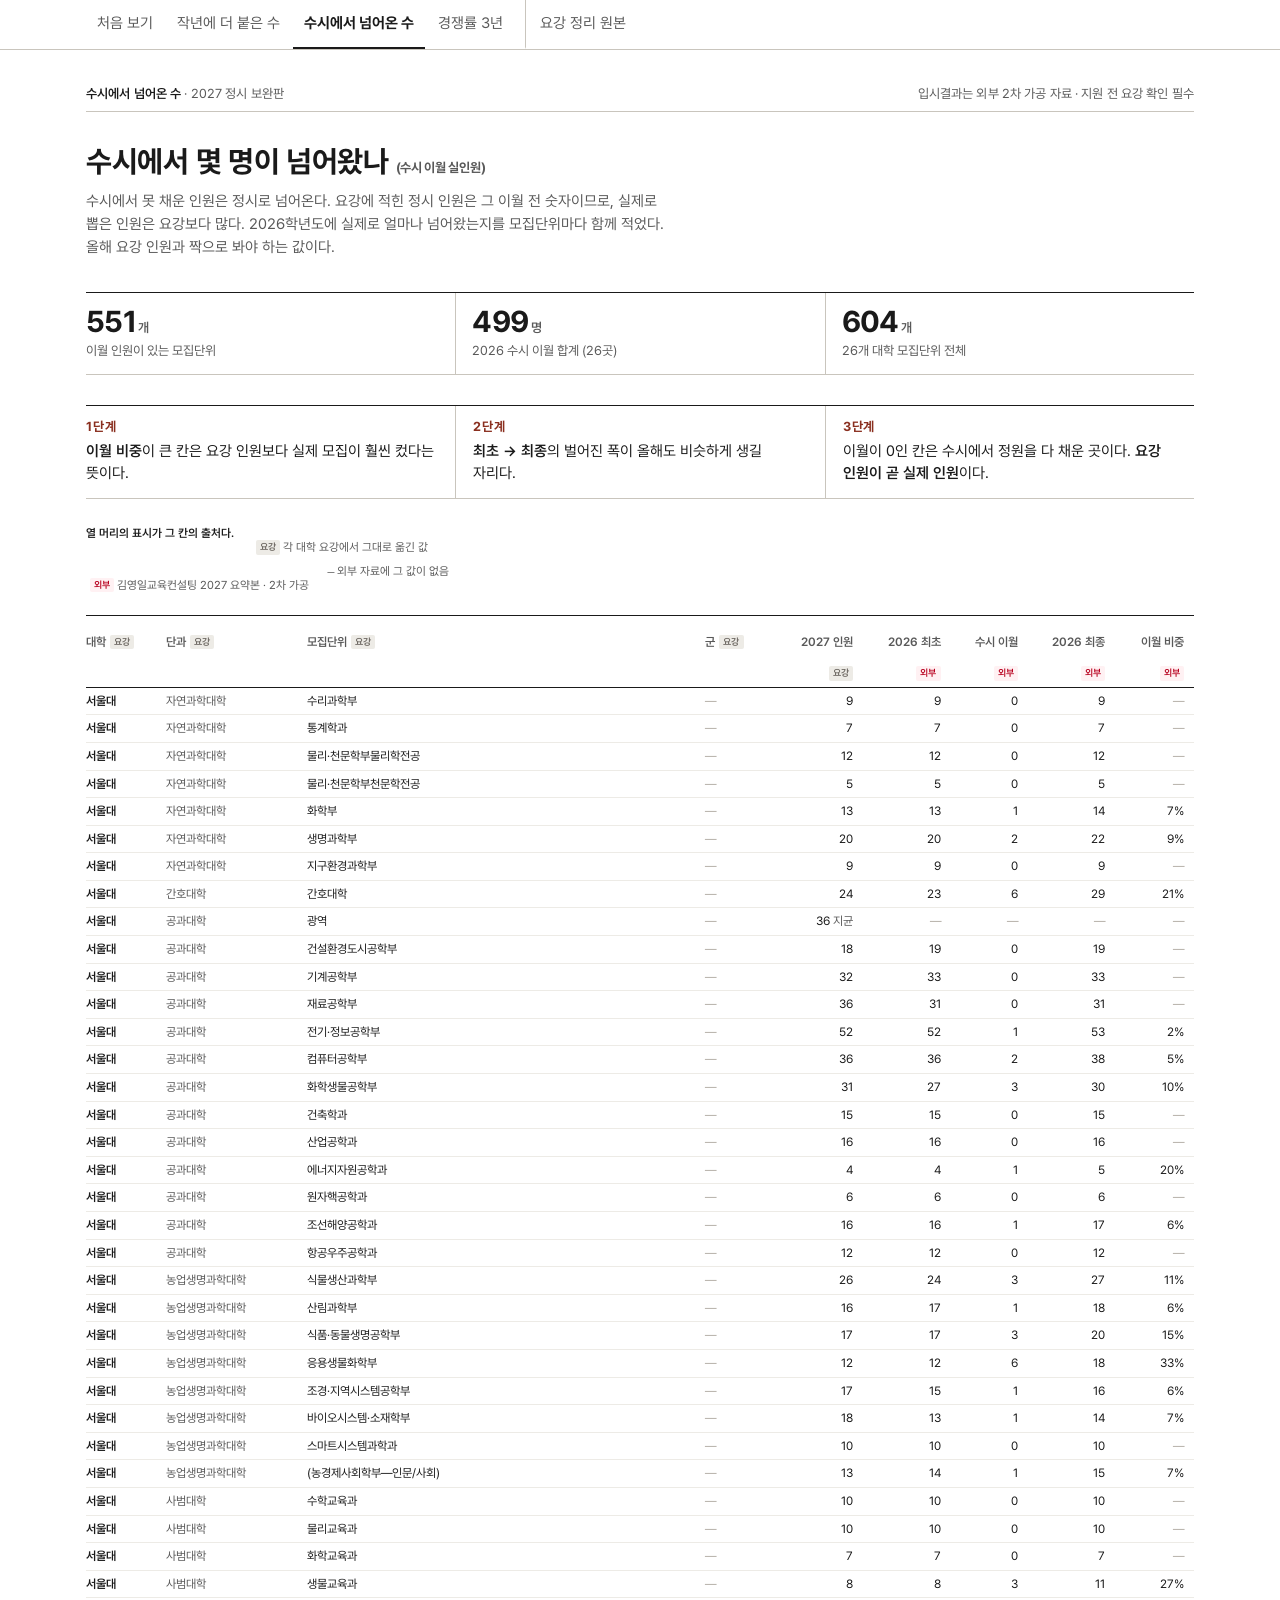
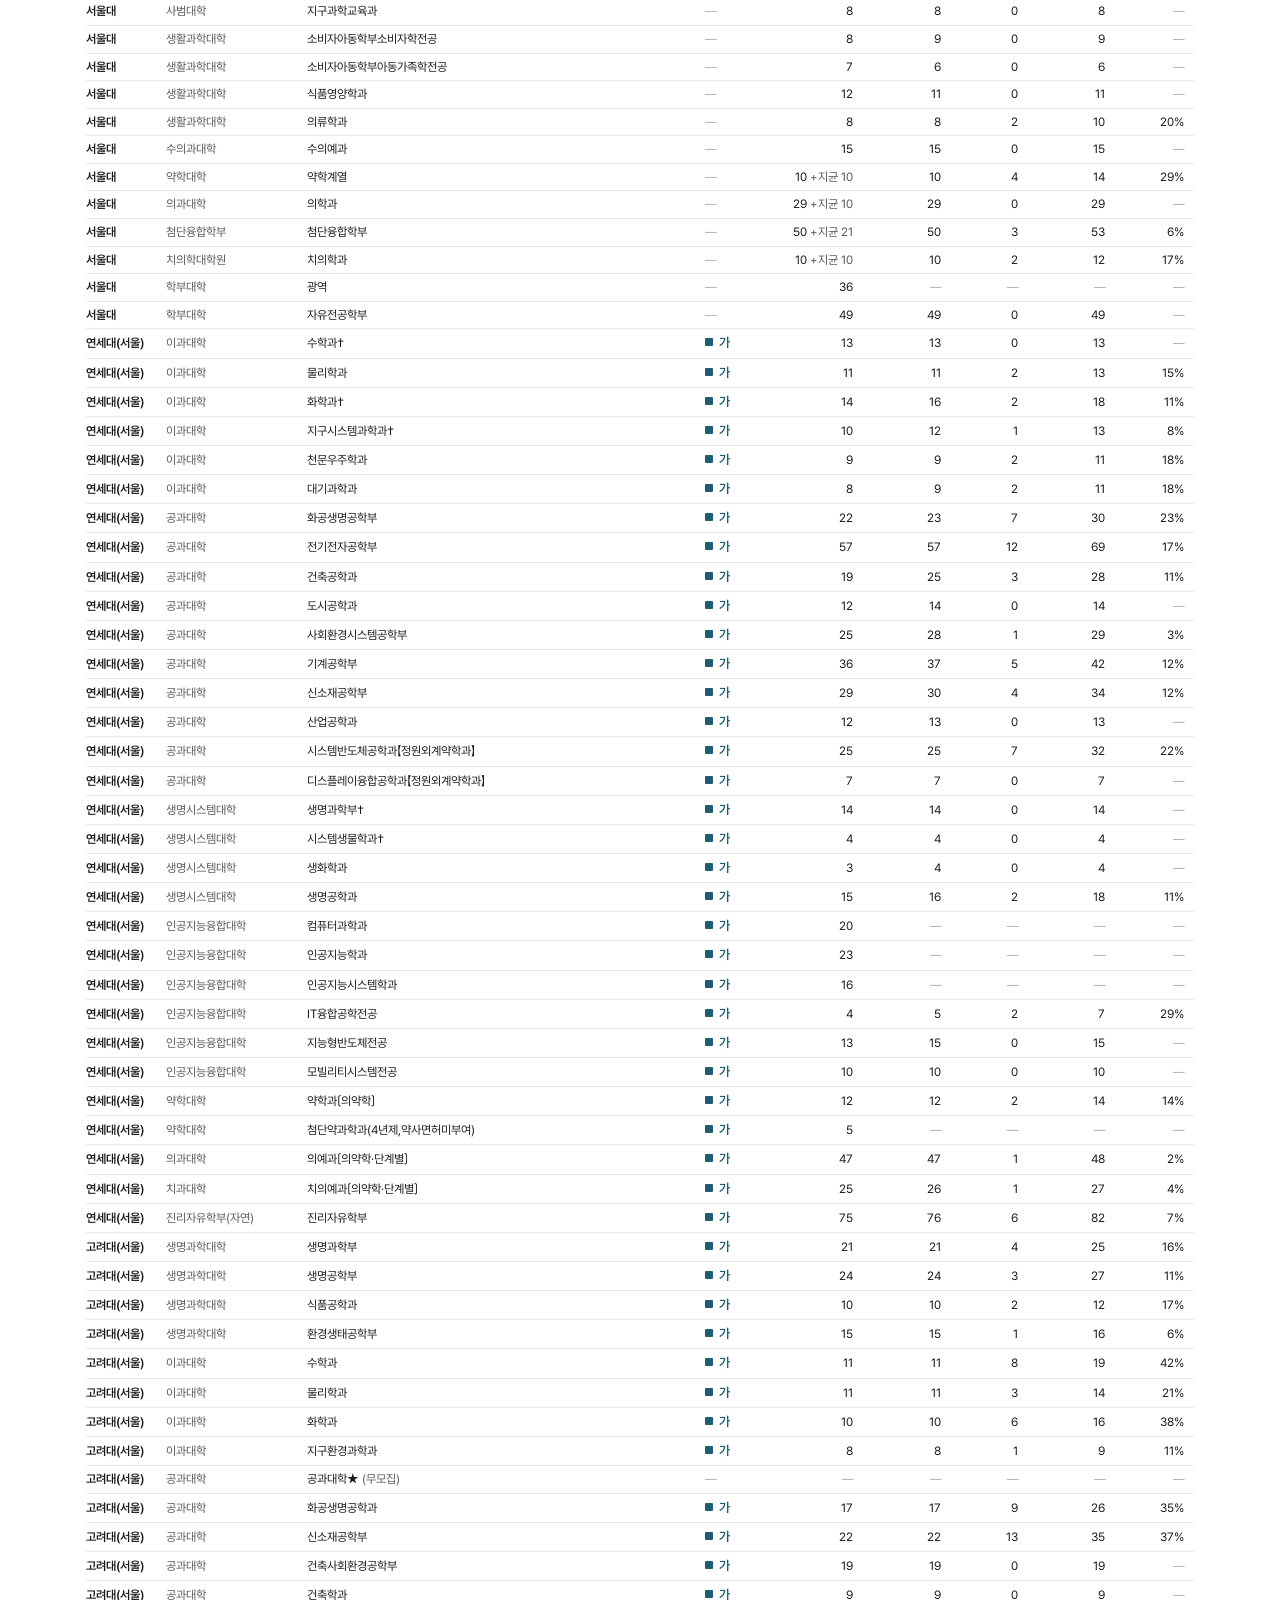
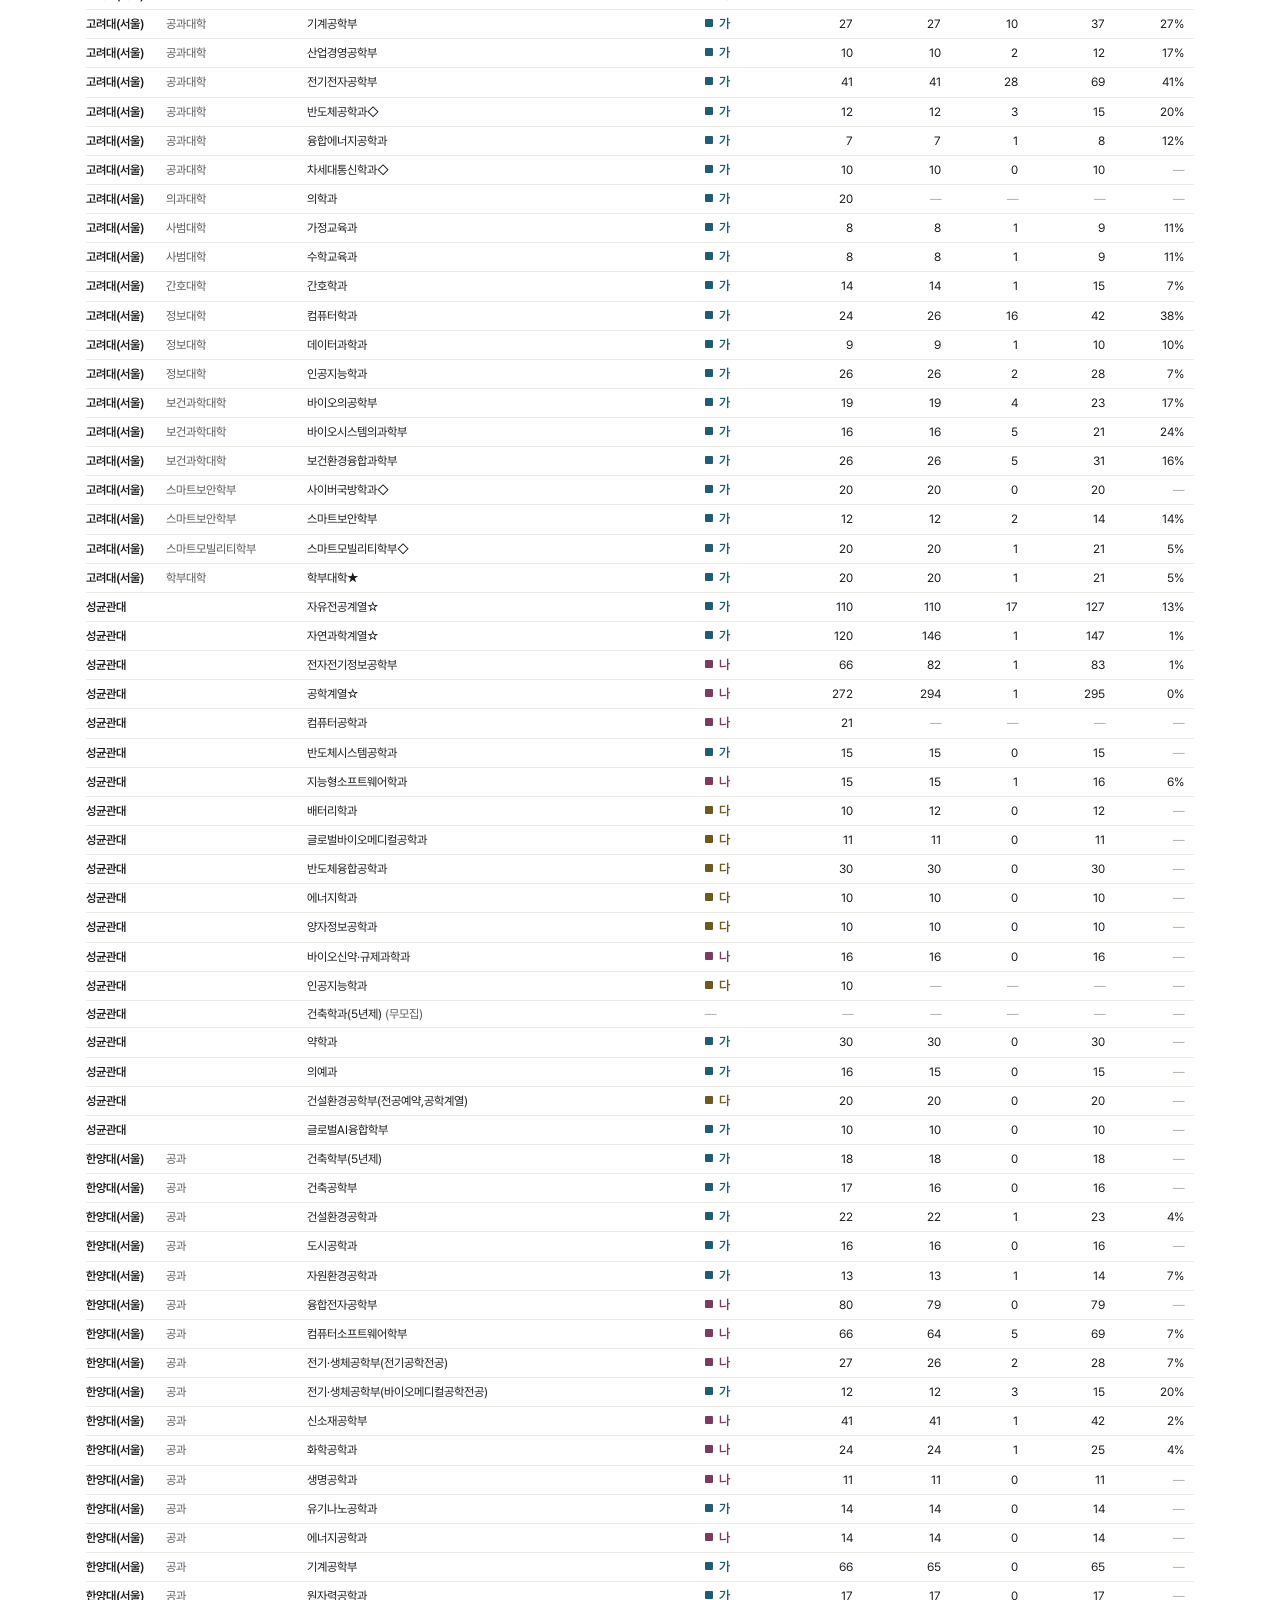
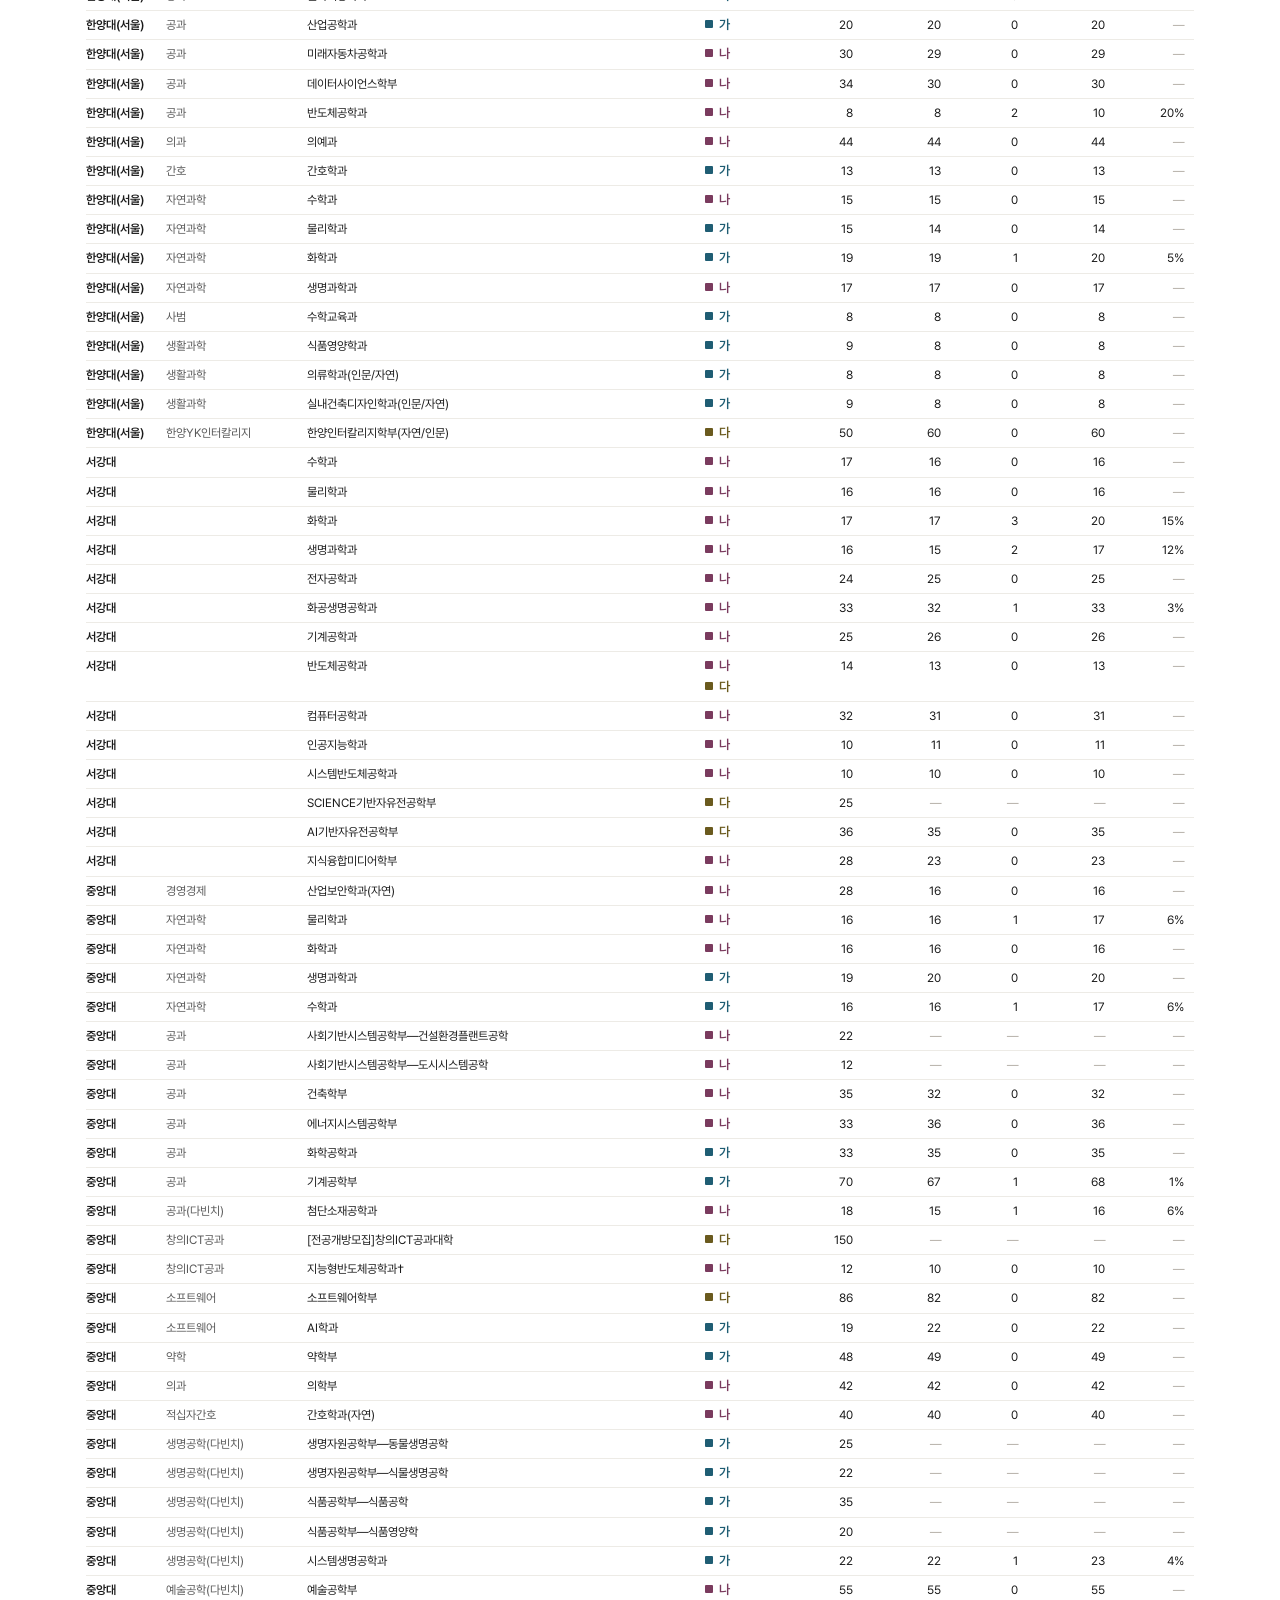
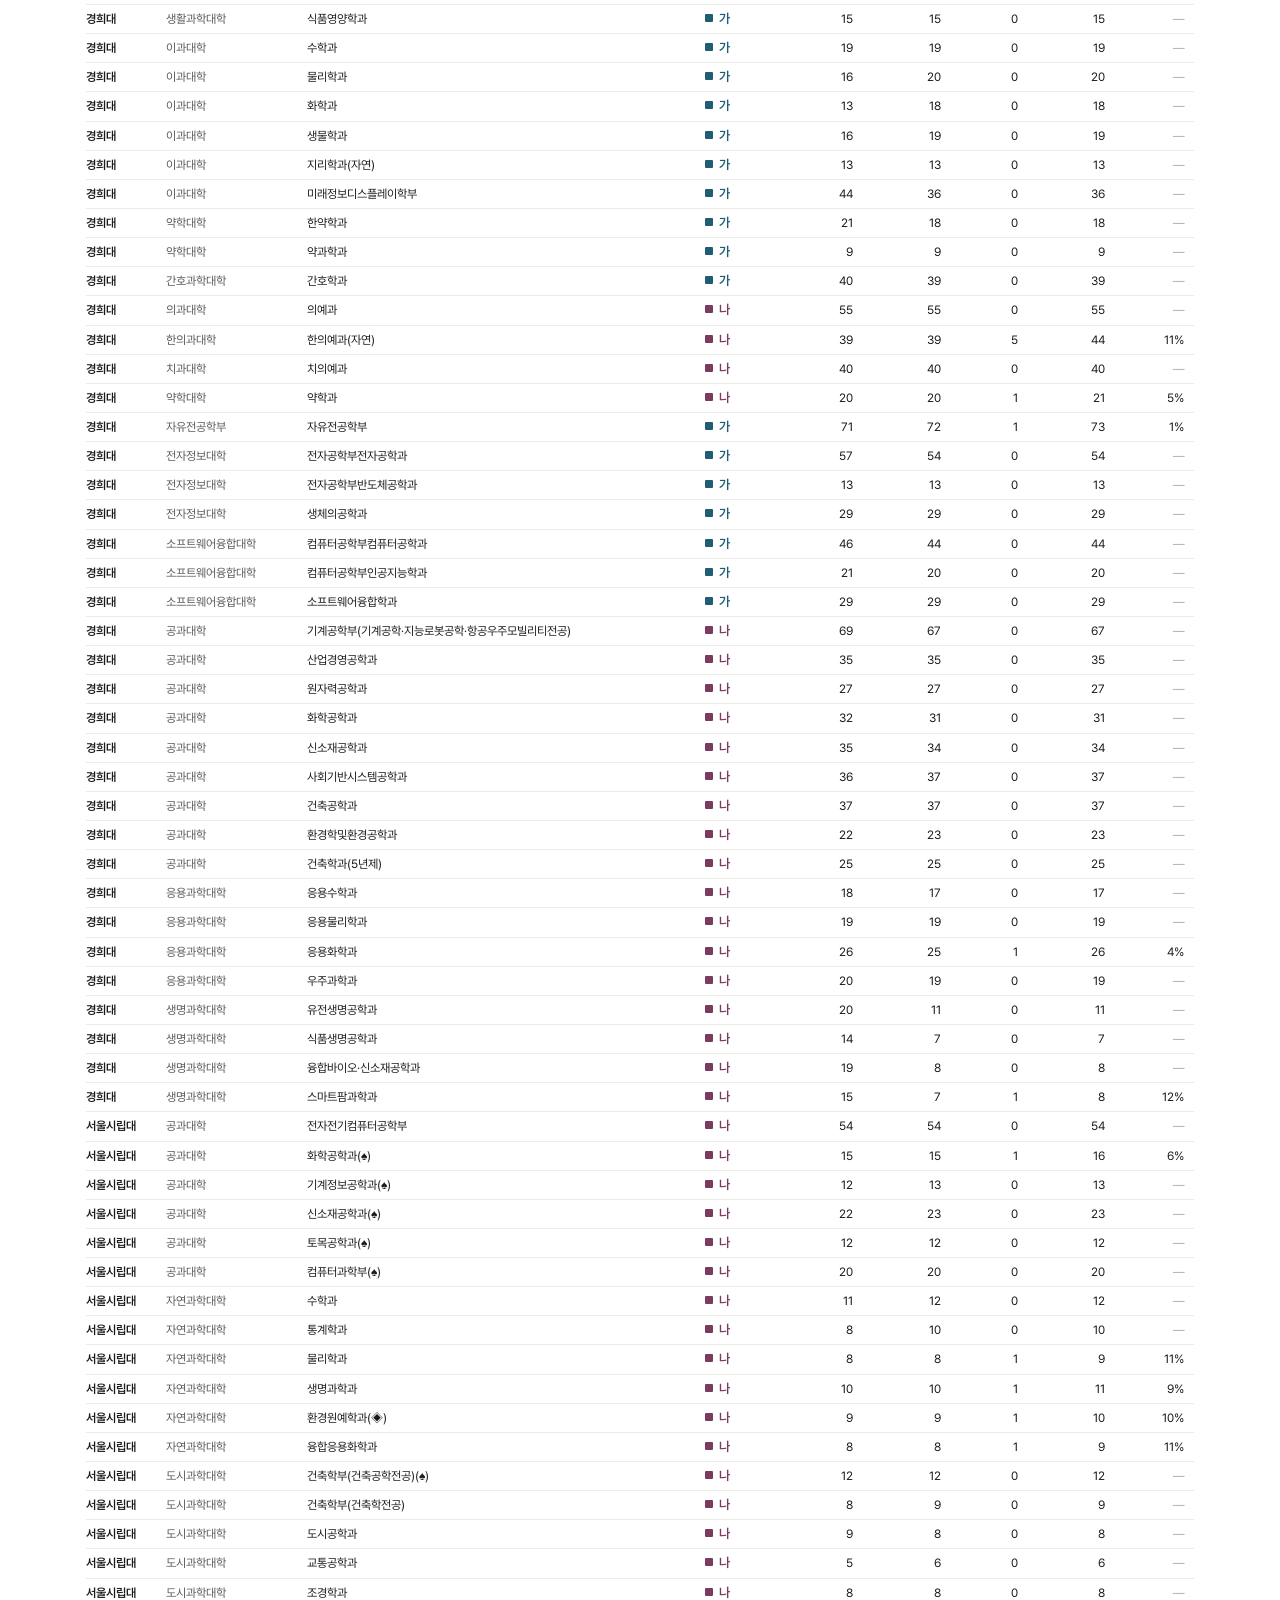
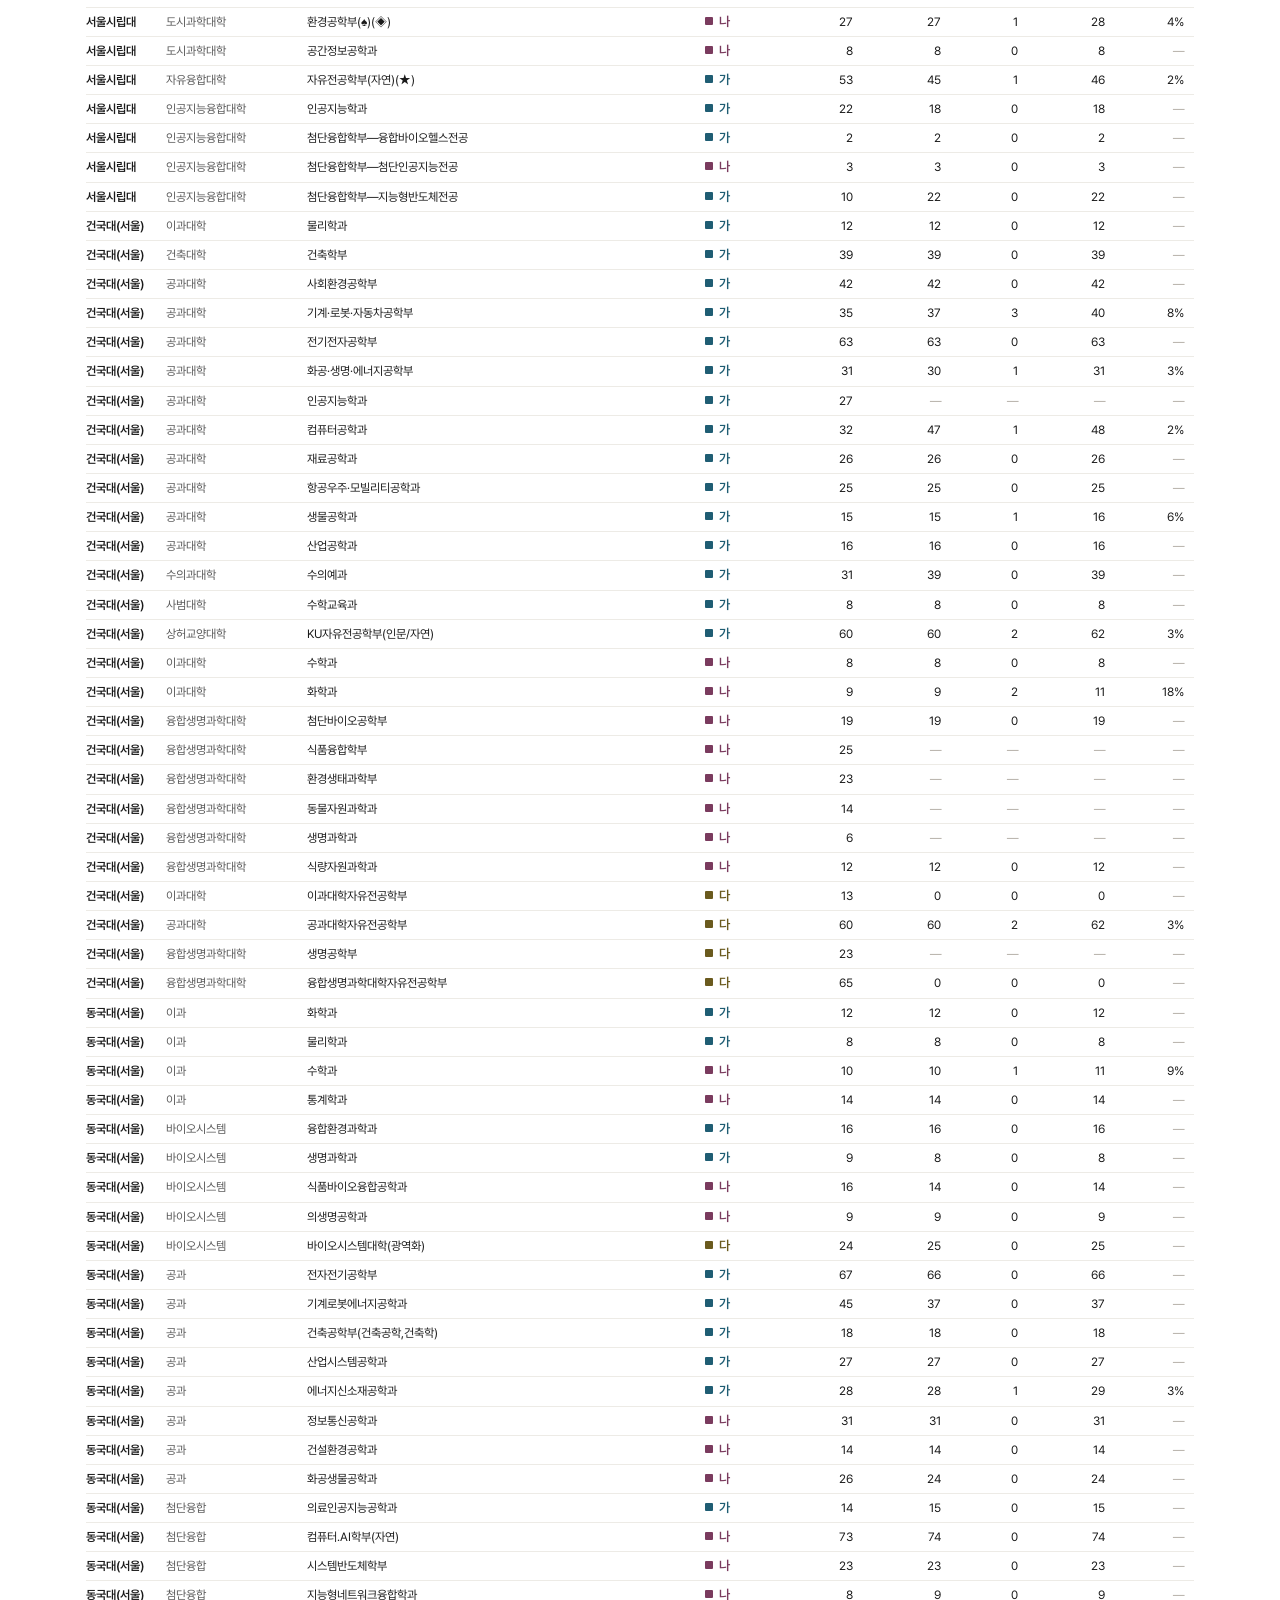
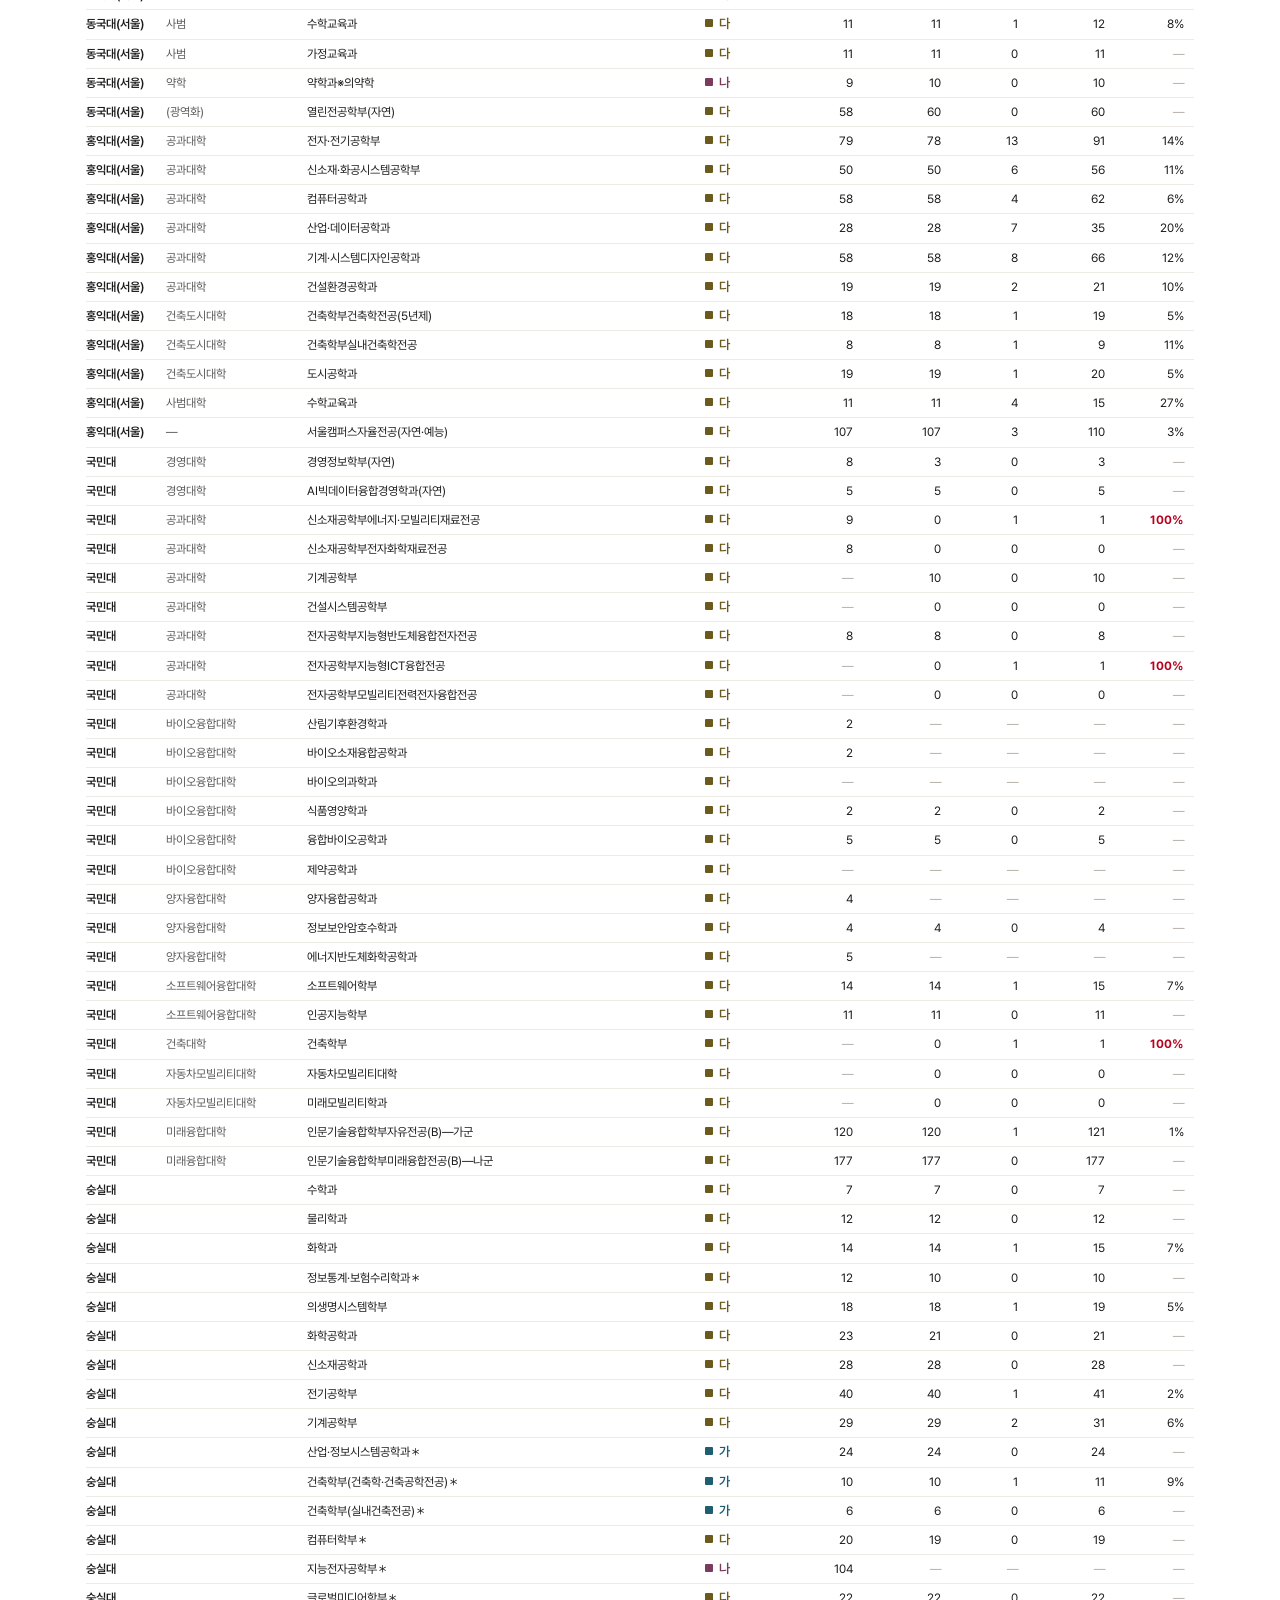
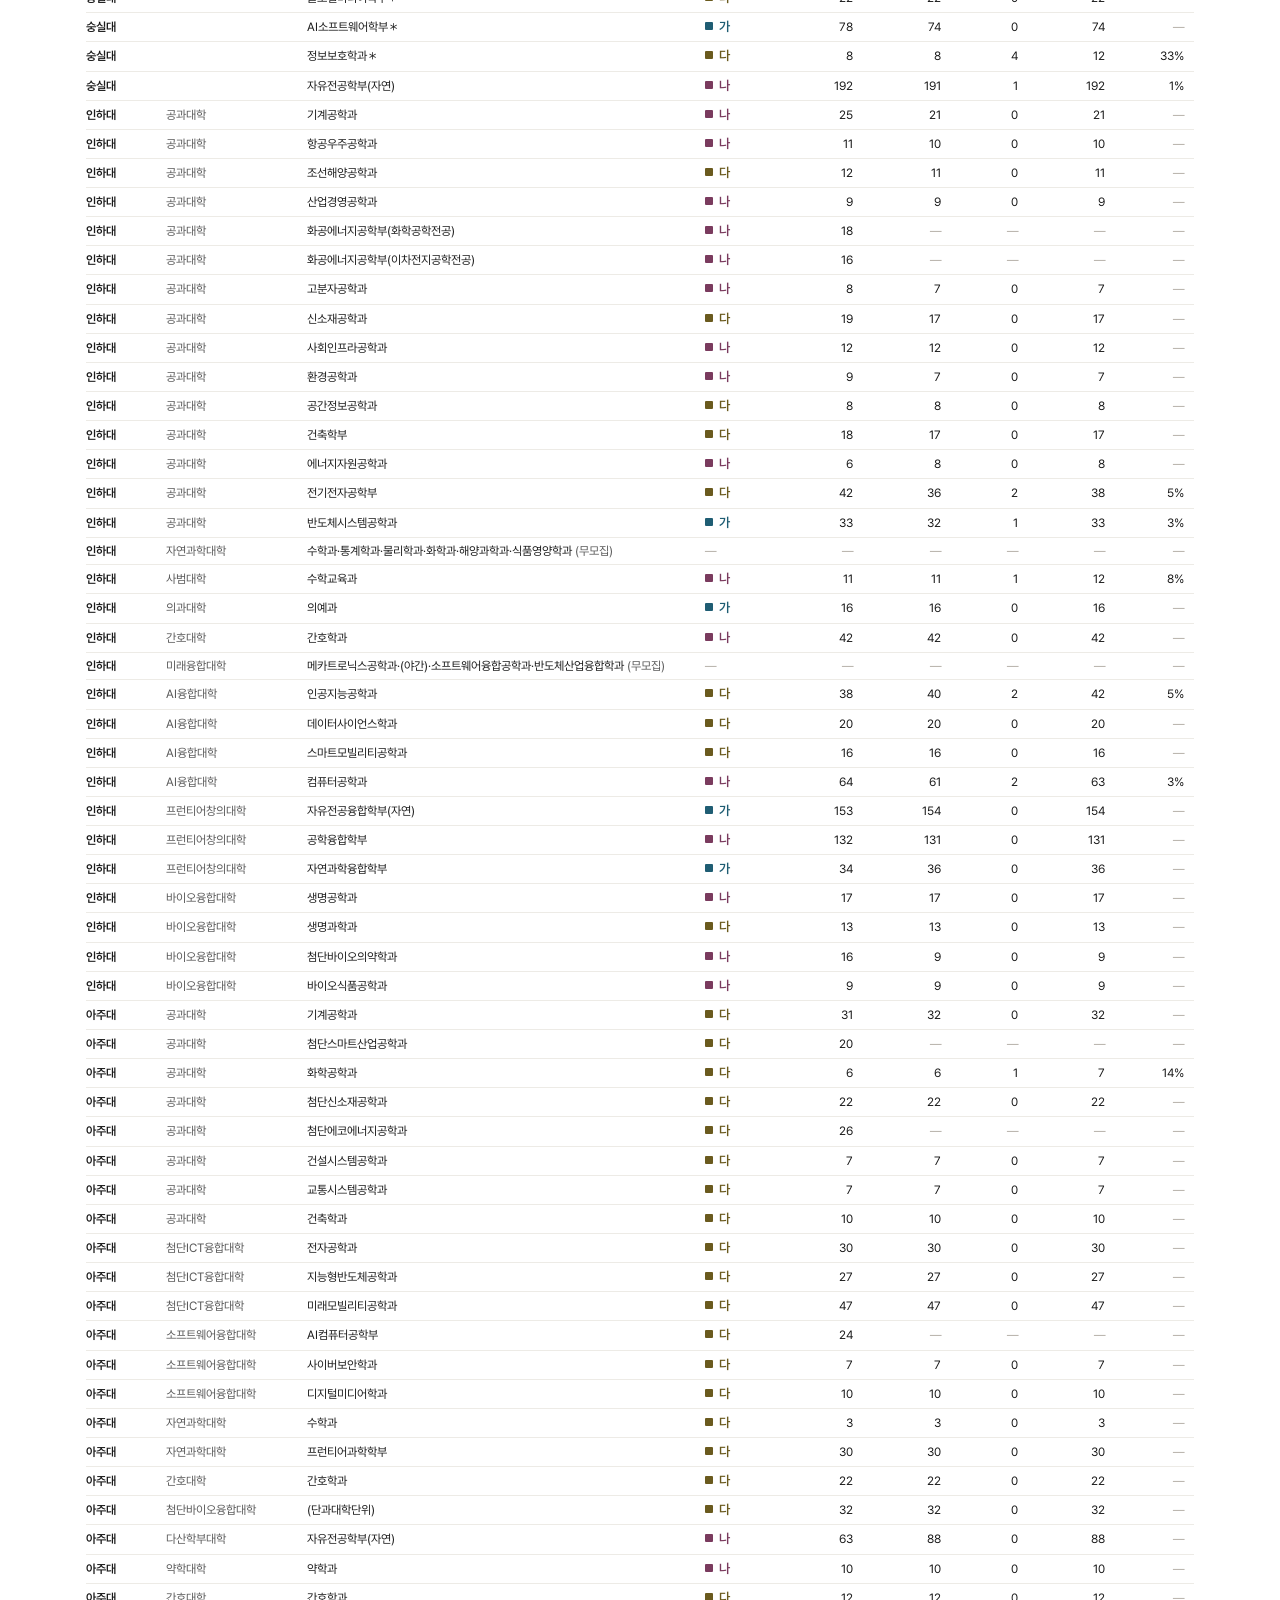
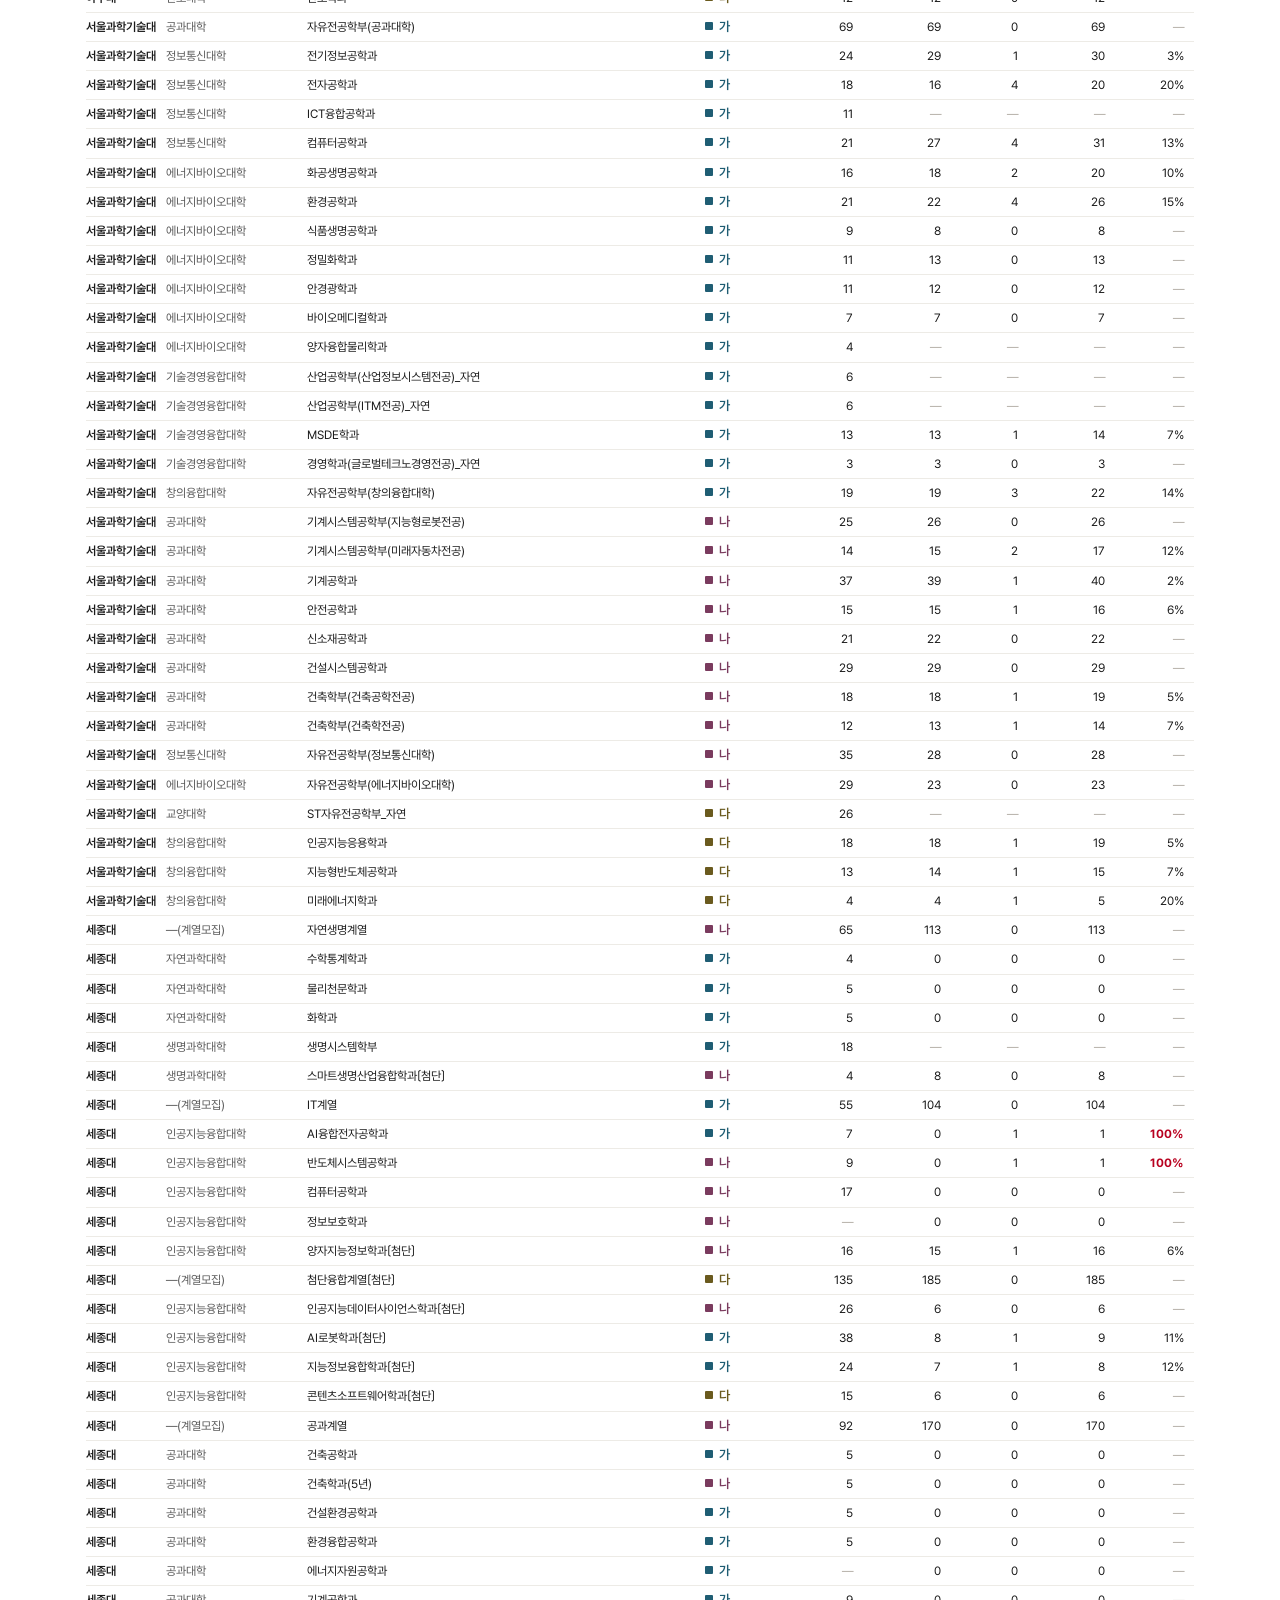
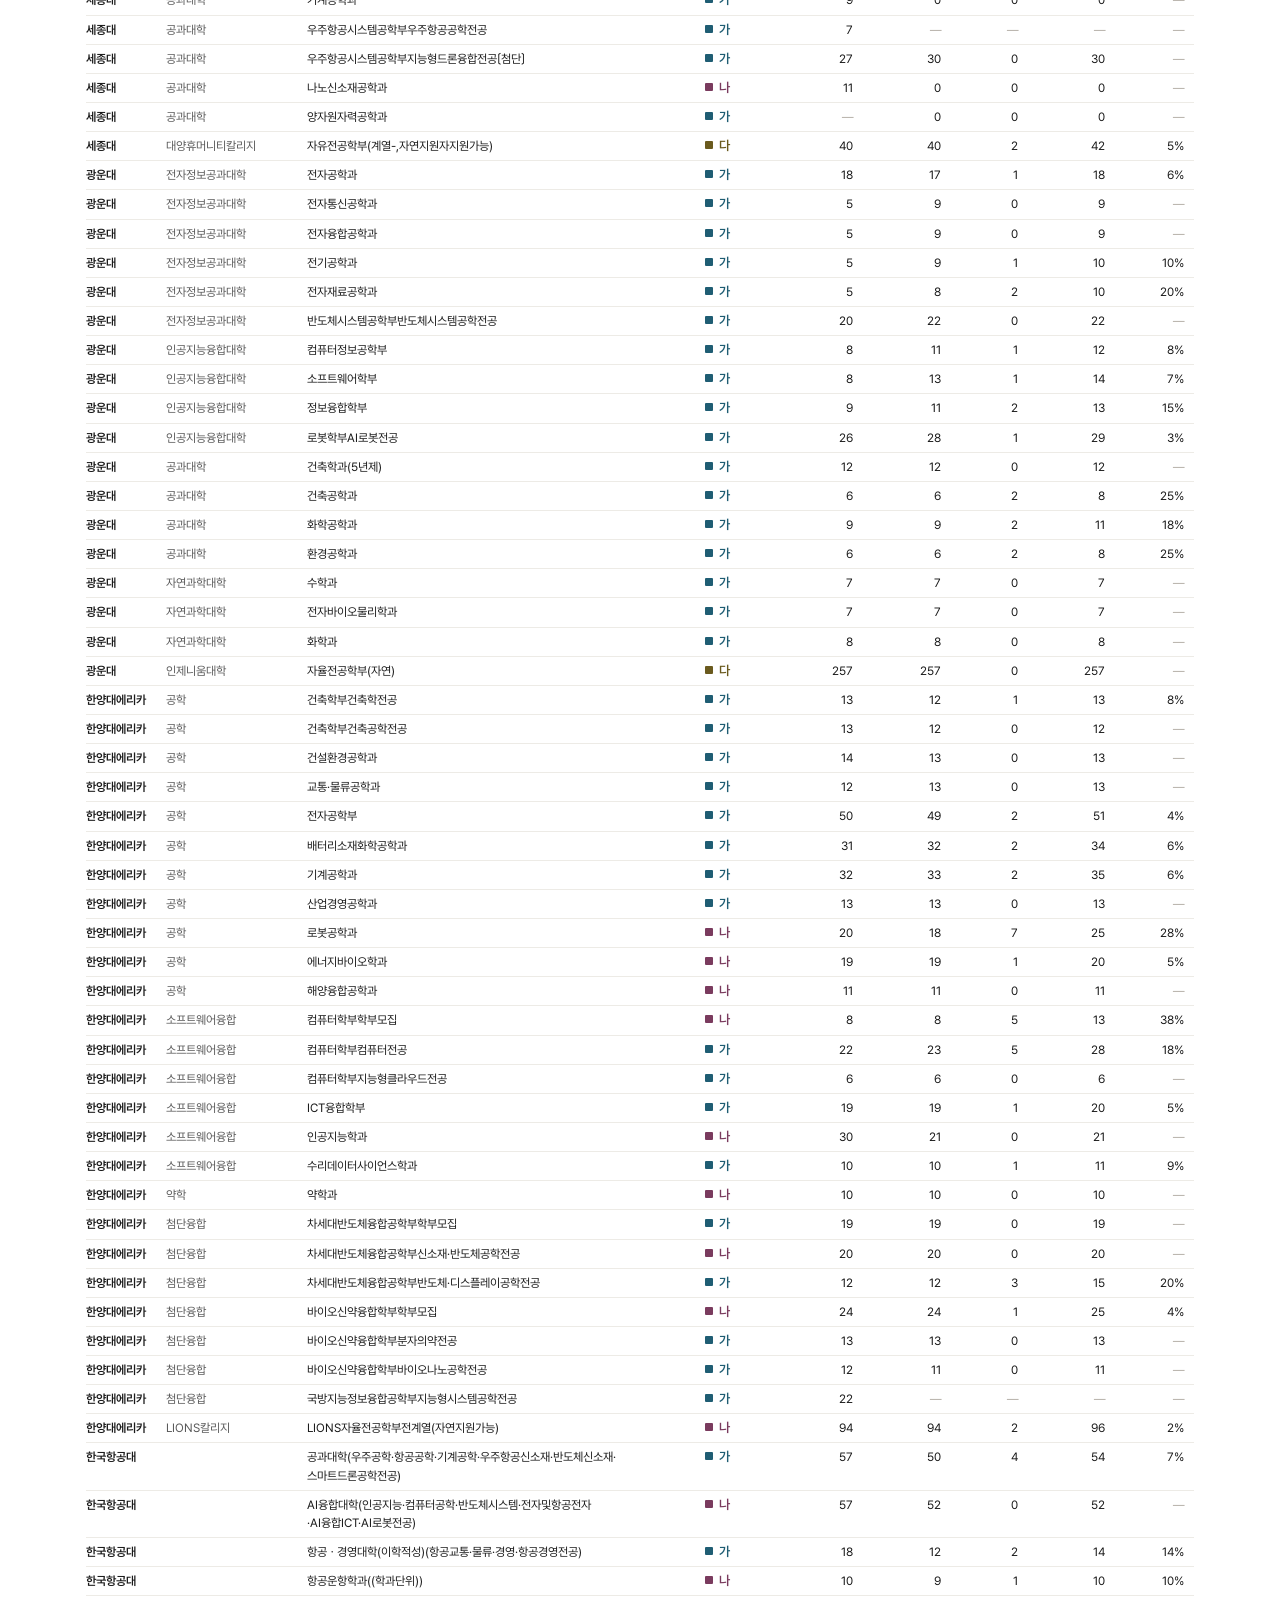
<file: plus/moved/index.html>
<!doctype html><html lang="ko"><head><meta charset="utf-8">
<meta name="viewport" content="width=device-width,initial-scale=1">
<title>수시에서 넘어온 수 · 2027 정시 보완판</title>
<meta name="description" content="2027 정시 자연계열 일반전형 26개 대학 — 작년 추가합격 · 수시 이월 · 경쟁률 3개년 보완판">
<meta name="robots" content="noindex,nofollow,noarchive">
<link rel="stylesheet" href="../../site.css">
<link rel="stylesheet" href="../plus.css">
</head><body>
<nav class="gnav"><div class="gnav-in"><a href="../index.html">처음 보기</a><a href="../added/index.html">작년에 더 붙은 수</a><span class="on">수시에서 넘어온 수</span><a href="../ratio/index.html">경쟁률 3년</a><a class="sep" href="../../index.html">요강 정리 원본</a></div></nav>
<div class="wrap">
<div class="runhead"><span><b>수시에서 넘어온 수</b> · 2027 정시 보완판</span><span>입시결과는 외부 2차 가공 자료 · 지원 전 요강 확인 필수</span></div>
<h1>수시에서 몇 명이 넘어왔나 <span class="mini">(수시 이월 실인원)</span></h1>
<p class="lede">수시에서 못 채운 인원은 정시로 넘어온다. 요강에 적힌 정시 인원은 그 이월 전
숫자이므로, 실제로 뽑은 인원은 요강보다 많다. 2026학년도에 실제로 얼마나 넘어왔는지를
모집단위마다 함께 적었다. 올해 요강 인원과 짝으로 봐야 하는 값이다.</p>
<div class="kpi"><div><div class="n">551<em>개</em></div><div class="k">이월 인원이 있는 모집단위</div></div><div><div class="n">499<em>명</em></div><div class="k">2026 수시 이월 합계 (26곳)</div></div><div><div class="n">604<em>개</em></div><div class="k">26개 대학 모집단위 전체</div></div></div>
<div class="lead"><div class="st"><div class="no">1단계</div><div class="tx"><b>이월 비중</b>이 큰 칸은 요강 인원보다 실제 모집이 훨씬 컸다는 뜻이다.</div></div><div class="st"><div class="no">2단계</div><div class="tx"><b>최초 → 최종</b>의 벌어진 폭이 올해도 비슷하게 생길 자리다.</div></div><div class="st"><div class="no">3단계</div><div class="tx">이월이 0인 칸은 수시에서 정원을 다 채운 곳이다. <b>요강 인원이 곧 실제 인원</b>이다.</div></div></div>
<div class="legend"><span><b>열 머리의 표시가 그 칸의 출처다.</b></span><span><span class="src canon">요강</span> 각 대학 요강에서 그대로 옮긴 값</span><span><span class="src ext">외부</span> 김영일교육컨설팅 2027 요약본 · 2차 가공</span><span class="none"><code>—</code> 외부 자료에 그 값이 없음</span></div>
<div class="scroll"><table class="pl u9"><thead><tr><th class="u">대학<span class="src canon">요강</span></th><th class="sub">단과<span class="src canon">요강</span></th><th class="">모집단위<span class="src canon">요강</span></th><th class="">군<span class="src canon">요강</span></th><th class="num">2027 인원<span class="src canon">요강</span></th><th class="num">2026 최초<span class="src ext">외부</span></th><th class="num">수시 이월<span class="src ext">외부</span></th><th class="num">2026 최종<span class="src ext">외부</span></th><th class="num">이월 비중<span class="src ext">외부</span></th></tr></thead><tbody><tr><td class="u u s-canon" data-l="대학">서울대</td><td class="sub sub s-canon" data-l="단과">자연과학대학</td><td class="md s-canon" data-l="모집단위">수리과학부</td><td class="v s-canon" data-l="군"><span class="none">—</span></td><td class="num v s-canon" data-l="2027 인원">9</td><td class="num v s-ext" data-l="2026 최초">9</td><td class="num v s-ext" data-l="수시 이월">0</td><td class="num v s-ext" data-l="2026 최종">9</td><td class="num v s-ext" data-l="이월 비중"><span class="none">—</span></td></tr><tr><td class="u u s-canon" data-l="대학">서울대</td><td class="sub sub s-canon" data-l="단과">자연과학대학</td><td class="md s-canon" data-l="모집단위">통계학과</td><td class="v s-canon" data-l="군"><span class="none">—</span></td><td class="num v s-canon" data-l="2027 인원">7</td><td class="num v s-ext" data-l="2026 최초">7</td><td class="num v s-ext" data-l="수시 이월">0</td><td class="num v s-ext" data-l="2026 최종">7</td><td class="num v s-ext" data-l="이월 비중"><span class="none">—</span></td></tr><tr><td class="u u s-canon" data-l="대학">서울대</td><td class="sub sub s-canon" data-l="단과">자연과학대학</td><td class="md s-canon" data-l="모집단위">물리·천문학부물리학전공</td><td class="v s-canon" data-l="군"><span class="none">—</span></td><td class="num v s-canon" data-l="2027 인원">12</td><td class="num v s-ext" data-l="2026 최초">12</td><td class="num v s-ext" data-l="수시 이월">0</td><td class="num v s-ext" data-l="2026 최종">12</td><td class="num v s-ext" data-l="이월 비중"><span class="none">—</span></td></tr><tr><td class="u u s-canon" data-l="대학">서울대</td><td class="sub sub s-canon" data-l="단과">자연과학대학</td><td class="md s-canon" data-l="모집단위">물리·천문학부천문학전공</td><td class="v s-canon" data-l="군"><span class="none">—</span></td><td class="num v s-canon" data-l="2027 인원">5</td><td class="num v s-ext" data-l="2026 최초">5</td><td class="num v s-ext" data-l="수시 이월">0</td><td class="num v s-ext" data-l="2026 최종">5</td><td class="num v s-ext" data-l="이월 비중"><span class="none">—</span></td></tr><tr><td class="u u s-canon" data-l="대학">서울대</td><td class="sub sub s-canon" data-l="단과">자연과학대학</td><td class="md s-canon" data-l="모집단위">화학부</td><td class="v s-canon" data-l="군"><span class="none">—</span></td><td class="num v s-canon" data-l="2027 인원">13</td><td class="num v s-ext" data-l="2026 최초">13</td><td class="num v s-ext" data-l="수시 이월">1</td><td class="num v s-ext" data-l="2026 최종">14</td><td class="num v s-ext" data-l="이월 비중"><span class="">7%</span></td></tr><tr><td class="u u s-canon" data-l="대학">서울대</td><td class="sub sub s-canon" data-l="단과">자연과학대학</td><td class="md s-canon" data-l="모집단위">생명과학부</td><td class="v s-canon" data-l="군"><span class="none">—</span></td><td class="num v s-canon" data-l="2027 인원">20</td><td class="num v s-ext" data-l="2026 최초">20</td><td class="num v s-ext" data-l="수시 이월">2</td><td class="num v s-ext" data-l="2026 최종">22</td><td class="num v s-ext" data-l="이월 비중"><span class="">9%</span></td></tr><tr><td class="u u s-canon" data-l="대학">서울대</td><td class="sub sub s-canon" data-l="단과">자연과학대학</td><td class="md s-canon" data-l="모집단위">지구환경과학부</td><td class="v s-canon" data-l="군"><span class="none">—</span></td><td class="num v s-canon" data-l="2027 인원">9</td><td class="num v s-ext" data-l="2026 최초">9</td><td class="num v s-ext" data-l="수시 이월">0</td><td class="num v s-ext" data-l="2026 최종">9</td><td class="num v s-ext" data-l="이월 비중"><span class="none">—</span></td></tr><tr><td class="u u s-canon" data-l="대학">서울대</td><td class="sub sub s-canon" data-l="단과">간호대학</td><td class="md s-canon" data-l="모집단위">간호대학</td><td class="v s-canon" data-l="군"><span class="none">—</span></td><td class="num v s-canon" data-l="2027 인원">24</td><td class="num v s-ext" data-l="2026 최초">23</td><td class="num v s-ext" data-l="수시 이월">6</td><td class="num v s-ext" data-l="2026 최종">29</td><td class="num v s-ext" data-l="이월 비중"><span class="">21%</span></td></tr><tr><td class="u u s-canon" data-l="대학">서울대</td><td class="sub sub s-canon" data-l="단과">공과대학</td><td class="md s-canon" data-l="모집단위">광역</td><td class="v s-canon" data-l="군"><span class="none">—</span></td><td class="num v s-canon" data-l="2027 인원">36<span class="sub"> 지균</span></td><td class="num v s-ext" data-l="2026 최초"><span class="none">—</span></td><td class="num v s-ext" data-l="수시 이월"><span class="none">—</span></td><td class="num v s-ext" data-l="2026 최종"><span class="none">—</span></td><td class="num v s-ext" data-l="이월 비중"><span class="none">—</span></td></tr><tr><td class="u u s-canon" data-l="대학">서울대</td><td class="sub sub s-canon" data-l="단과">공과대학</td><td class="md s-canon" data-l="모집단위">건설환경도시공학부</td><td class="v s-canon" data-l="군"><span class="none">—</span></td><td class="num v s-canon" data-l="2027 인원">18</td><td class="num v s-ext" data-l="2026 최초">19</td><td class="num v s-ext" data-l="수시 이월">0</td><td class="num v s-ext" data-l="2026 최종">19</td><td class="num v s-ext" data-l="이월 비중"><span class="none">—</span></td></tr><tr><td class="u u s-canon" data-l="대학">서울대</td><td class="sub sub s-canon" data-l="단과">공과대학</td><td class="md s-canon" data-l="모집단위">기계공학부</td><td class="v s-canon" data-l="군"><span class="none">—</span></td><td class="num v s-canon" data-l="2027 인원">32</td><td class="num v s-ext" data-l="2026 최초">33</td><td class="num v s-ext" data-l="수시 이월">0</td><td class="num v s-ext" data-l="2026 최종">33</td><td class="num v s-ext" data-l="이월 비중"><span class="none">—</span></td></tr><tr><td class="u u s-canon" data-l="대학">서울대</td><td class="sub sub s-canon" data-l="단과">공과대학</td><td class="md s-canon" data-l="모집단위">재료공학부</td><td class="v s-canon" data-l="군"><span class="none">—</span></td><td class="num v s-canon" data-l="2027 인원">36</td><td class="num v s-ext" data-l="2026 최초">31</td><td class="num v s-ext" data-l="수시 이월">0</td><td class="num v s-ext" data-l="2026 최종">31</td><td class="num v s-ext" data-l="이월 비중"><span class="none">—</span></td></tr><tr><td class="u u s-canon" data-l="대학">서울대</td><td class="sub sub s-canon" data-l="단과">공과대학</td><td class="md s-canon" data-l="모집단위">전기·정보공학부</td><td class="v s-canon" data-l="군"><span class="none">—</span></td><td class="num v s-canon" data-l="2027 인원">52</td><td class="num v s-ext" data-l="2026 최초">52</td><td class="num v s-ext" data-l="수시 이월">1</td><td class="num v s-ext" data-l="2026 최종">53</td><td class="num v s-ext" data-l="이월 비중"><span class="">2%</span></td></tr><tr><td class="u u s-canon" data-l="대학">서울대</td><td class="sub sub s-canon" data-l="단과">공과대학</td><td class="md s-canon" data-l="모집단위">컴퓨터공학부</td><td class="v s-canon" data-l="군"><span class="none">—</span></td><td class="num v s-canon" data-l="2027 인원">36</td><td class="num v s-ext" data-l="2026 최초">36</td><td class="num v s-ext" data-l="수시 이월">2</td><td class="num v s-ext" data-l="2026 최종">38</td><td class="num v s-ext" data-l="이월 비중"><span class="">5%</span></td></tr><tr><td class="u u s-canon" data-l="대학">서울대</td><td class="sub sub s-canon" data-l="단과">공과대학</td><td class="md s-canon" data-l="모집단위">화학생물공학부</td><td class="v s-canon" data-l="군"><span class="none">—</span></td><td class="num v s-canon" data-l="2027 인원">31</td><td class="num v s-ext" data-l="2026 최초">27</td><td class="num v s-ext" data-l="수시 이월">3</td><td class="num v s-ext" data-l="2026 최종">30</td><td class="num v s-ext" data-l="이월 비중"><span class="">10%</span></td></tr><tr><td class="u u s-canon" data-l="대학">서울대</td><td class="sub sub s-canon" data-l="단과">공과대학</td><td class="md s-canon" data-l="모집단위">건축학과</td><td class="v s-canon" data-l="군"><span class="none">—</span></td><td class="num v s-canon" data-l="2027 인원">15</td><td class="num v s-ext" data-l="2026 최초">15</td><td class="num v s-ext" data-l="수시 이월">0</td><td class="num v s-ext" data-l="2026 최종">15</td><td class="num v s-ext" data-l="이월 비중"><span class="none">—</span></td></tr><tr><td class="u u s-canon" data-l="대학">서울대</td><td class="sub sub s-canon" data-l="단과">공과대학</td><td class="md s-canon" data-l="모집단위">산업공학과</td><td class="v s-canon" data-l="군"><span class="none">—</span></td><td class="num v s-canon" data-l="2027 인원">16</td><td class="num v s-ext" data-l="2026 최초">16</td><td class="num v s-ext" data-l="수시 이월">0</td><td class="num v s-ext" data-l="2026 최종">16</td><td class="num v s-ext" data-l="이월 비중"><span class="none">—</span></td></tr><tr><td class="u u s-canon" data-l="대학">서울대</td><td class="sub sub s-canon" data-l="단과">공과대학</td><td class="md s-canon" data-l="모집단위">에너지자원공학과</td><td class="v s-canon" data-l="군"><span class="none">—</span></td><td class="num v s-canon" data-l="2027 인원">4</td><td class="num v s-ext" data-l="2026 최초">4</td><td class="num v s-ext" data-l="수시 이월">1</td><td class="num v s-ext" data-l="2026 최종">5</td><td class="num v s-ext" data-l="이월 비중"><span class="">20%</span></td></tr><tr><td class="u u s-canon" data-l="대학">서울대</td><td class="sub sub s-canon" data-l="단과">공과대학</td><td class="md s-canon" data-l="모집단위">원자핵공학과</td><td class="v s-canon" data-l="군"><span class="none">—</span></td><td class="num v s-canon" data-l="2027 인원">6</td><td class="num v s-ext" data-l="2026 최초">6</td><td class="num v s-ext" data-l="수시 이월">0</td><td class="num v s-ext" data-l="2026 최종">6</td><td class="num v s-ext" data-l="이월 비중"><span class="none">—</span></td></tr><tr><td class="u u s-canon" data-l="대학">서울대</td><td class="sub sub s-canon" data-l="단과">공과대학</td><td class="md s-canon" data-l="모집단위">조선해양공학과</td><td class="v s-canon" data-l="군"><span class="none">—</span></td><td class="num v s-canon" data-l="2027 인원">16</td><td class="num v s-ext" data-l="2026 최초">16</td><td class="num v s-ext" data-l="수시 이월">1</td><td class="num v s-ext" data-l="2026 최종">17</td><td class="num v s-ext" data-l="이월 비중"><span class="">6%</span></td></tr><tr><td class="u u s-canon" data-l="대학">서울대</td><td class="sub sub s-canon" data-l="단과">공과대학</td><td class="md s-canon" data-l="모집단위">항공우주공학과</td><td class="v s-canon" data-l="군"><span class="none">—</span></td><td class="num v s-canon" data-l="2027 인원">12</td><td class="num v s-ext" data-l="2026 최초">12</td><td class="num v s-ext" data-l="수시 이월">0</td><td class="num v s-ext" data-l="2026 최종">12</td><td class="num v s-ext" data-l="이월 비중"><span class="none">—</span></td></tr><tr><td class="u u s-canon" data-l="대학">서울대</td><td class="sub sub s-canon" data-l="단과">농업생명과학대학</td><td class="md s-canon" data-l="모집단위">식물생산과학부</td><td class="v s-canon" data-l="군"><span class="none">—</span></td><td class="num v s-canon" data-l="2027 인원">26</td><td class="num v s-ext" data-l="2026 최초">24</td><td class="num v s-ext" data-l="수시 이월">3</td><td class="num v s-ext" data-l="2026 최종">27</td><td class="num v s-ext" data-l="이월 비중"><span class="">11%</span></td></tr><tr><td class="u u s-canon" data-l="대학">서울대</td><td class="sub sub s-canon" data-l="단과">농업생명과학대학</td><td class="md s-canon" data-l="모집단위">산림과학부</td><td class="v s-canon" data-l="군"><span class="none">—</span></td><td class="num v s-canon" data-l="2027 인원">16</td><td class="num v s-ext" data-l="2026 최초">17</td><td class="num v s-ext" data-l="수시 이월">1</td><td class="num v s-ext" data-l="2026 최종">18</td><td class="num v s-ext" data-l="이월 비중"><span class="">6%</span></td></tr><tr><td class="u u s-canon" data-l="대학">서울대</td><td class="sub sub s-canon" data-l="단과">농업생명과학대학</td><td class="md s-canon" data-l="모집단위">식품·동물생명공학부</td><td class="v s-canon" data-l="군"><span class="none">—</span></td><td class="num v s-canon" data-l="2027 인원">17</td><td class="num v s-ext" data-l="2026 최초">17</td><td class="num v s-ext" data-l="수시 이월">3</td><td class="num v s-ext" data-l="2026 최종">20</td><td class="num v s-ext" data-l="이월 비중"><span class="">15%</span></td></tr><tr><td class="u u s-canon" data-l="대학">서울대</td><td class="sub sub s-canon" data-l="단과">농업생명과학대학</td><td class="md s-canon" data-l="모집단위">응용생물화학부</td><td class="v s-canon" data-l="군"><span class="none">—</span></td><td class="num v s-canon" data-l="2027 인원">12</td><td class="num v s-ext" data-l="2026 최초">12</td><td class="num v s-ext" data-l="수시 이월">6</td><td class="num v s-ext" data-l="2026 최종">18</td><td class="num v s-ext" data-l="이월 비중"><span class="">33%</span></td></tr><tr><td class="u u s-canon" data-l="대학">서울대</td><td class="sub sub s-canon" data-l="단과">농업생명과학대학</td><td class="md s-canon" data-l="모집단위">조경·지역시스템공학부</td><td class="v s-canon" data-l="군"><span class="none">—</span></td><td class="num v s-canon" data-l="2027 인원">17</td><td class="num v s-ext" data-l="2026 최초">15</td><td class="num v s-ext" data-l="수시 이월">1</td><td class="num v s-ext" data-l="2026 최종">16</td><td class="num v s-ext" data-l="이월 비중"><span class="">6%</span></td></tr><tr><td class="u u s-canon" data-l="대학">서울대</td><td class="sub sub s-canon" data-l="단과">농업생명과학대학</td><td class="md s-canon" data-l="모집단위">바이오시스템·소재학부</td><td class="v s-canon" data-l="군"><span class="none">—</span></td><td class="num v s-canon" data-l="2027 인원">18</td><td class="num v s-ext" data-l="2026 최초">13</td><td class="num v s-ext" data-l="수시 이월">1</td><td class="num v s-ext" data-l="2026 최종">14</td><td class="num v s-ext" data-l="이월 비중"><span class="">7%</span></td></tr><tr><td class="u u s-canon" data-l="대학">서울대</td><td class="sub sub s-canon" data-l="단과">농업생명과학대학</td><td class="md s-canon" data-l="모집단위">스마트시스템과학과</td><td class="v s-canon" data-l="군"><span class="none">—</span></td><td class="num v s-canon" data-l="2027 인원">10</td><td class="num v s-ext" data-l="2026 최초">10</td><td class="num v s-ext" data-l="수시 이월">0</td><td class="num v s-ext" data-l="2026 최종">10</td><td class="num v s-ext" data-l="이월 비중"><span class="none">—</span></td></tr><tr><td class="u u s-canon" data-l="대학">서울대</td><td class="sub sub s-canon" data-l="단과">농업생명과학대학</td><td class="md s-canon" data-l="모집단위">(농경제사회학부—인문/사회)</td><td class="v s-canon" data-l="군"><span class="none">—</span></td><td class="num v s-canon" data-l="2027 인원">13</td><td class="num v s-ext" data-l="2026 최초">14</td><td class="num v s-ext" data-l="수시 이월">1</td><td class="num v s-ext" data-l="2026 최종">15</td><td class="num v s-ext" data-l="이월 비중"><span class="">7%</span></td></tr><tr><td class="u u s-canon" data-l="대학">서울대</td><td class="sub sub s-canon" data-l="단과">사범대학</td><td class="md s-canon" data-l="모집단위">수학교육과</td><td class="v s-canon" data-l="군"><span class="none">—</span></td><td class="num v s-canon" data-l="2027 인원">10</td><td class="num v s-ext" data-l="2026 최초">10</td><td class="num v s-ext" data-l="수시 이월">0</td><td class="num v s-ext" data-l="2026 최종">10</td><td class="num v s-ext" data-l="이월 비중"><span class="none">—</span></td></tr><tr><td class="u u s-canon" data-l="대학">서울대</td><td class="sub sub s-canon" data-l="단과">사범대학</td><td class="md s-canon" data-l="모집단위">물리교육과</td><td class="v s-canon" data-l="군"><span class="none">—</span></td><td class="num v s-canon" data-l="2027 인원">10</td><td class="num v s-ext" data-l="2026 최초">10</td><td class="num v s-ext" data-l="수시 이월">0</td><td class="num v s-ext" data-l="2026 최종">10</td><td class="num v s-ext" data-l="이월 비중"><span class="none">—</span></td></tr><tr><td class="u u s-canon" data-l="대학">서울대</td><td class="sub sub s-canon" data-l="단과">사범대학</td><td class="md s-canon" data-l="모집단위">화학교육과</td><td class="v s-canon" data-l="군"><span class="none">—</span></td><td class="num v s-canon" data-l="2027 인원">7</td><td class="num v s-ext" data-l="2026 최초">7</td><td class="num v s-ext" data-l="수시 이월">0</td><td class="num v s-ext" data-l="2026 최종">7</td><td class="num v s-ext" data-l="이월 비중"><span class="none">—</span></td></tr><tr><td class="u u s-canon" data-l="대학">서울대</td><td class="sub sub s-canon" data-l="단과">사범대학</td><td class="md s-canon" data-l="모집단위">생물교육과</td><td class="v s-canon" data-l="군"><span class="none">—</span></td><td class="num v s-canon" data-l="2027 인원">8</td><td class="num v s-ext" data-l="2026 최초">8</td><td class="num v s-ext" data-l="수시 이월">3</td><td class="num v s-ext" data-l="2026 최종">11</td><td class="num v s-ext" data-l="이월 비중"><span class="">27%</span></td></tr><tr><td class="u u s-canon" data-l="대학">서울대</td><td class="sub sub s-canon" data-l="단과">사범대학</td><td class="md s-canon" data-l="모집단위">지구과학교육과</td><td class="v s-canon" data-l="군"><span class="none">—</span></td><td class="num v s-canon" data-l="2027 인원">8</td><td class="num v s-ext" data-l="2026 최초">8</td><td class="num v s-ext" data-l="수시 이월">0</td><td class="num v s-ext" data-l="2026 최종">8</td><td class="num v s-ext" data-l="이월 비중"><span class="none">—</span></td></tr><tr><td class="u u s-canon" data-l="대학">서울대</td><td class="sub sub s-canon" data-l="단과">생활과학대학</td><td class="md s-canon" data-l="모집단위">소비자아동학부소비자학전공</td><td class="v s-canon" data-l="군"><span class="none">—</span></td><td class="num v s-canon" data-l="2027 인원">8</td><td class="num v s-ext" data-l="2026 최초">9</td><td class="num v s-ext" data-l="수시 이월">0</td><td class="num v s-ext" data-l="2026 최종">9</td><td class="num v s-ext" data-l="이월 비중"><span class="none">—</span></td></tr><tr><td class="u u s-canon" data-l="대학">서울대</td><td class="sub sub s-canon" data-l="단과">생활과학대학</td><td class="md s-canon" data-l="모집단위">소비자아동학부아동가족학전공</td><td class="v s-canon" data-l="군"><span class="none">—</span></td><td class="num v s-canon" data-l="2027 인원">7</td><td class="num v s-ext" data-l="2026 최초">6</td><td class="num v s-ext" data-l="수시 이월">0</td><td class="num v s-ext" data-l="2026 최종">6</td><td class="num v s-ext" data-l="이월 비중"><span class="none">—</span></td></tr><tr><td class="u u s-canon" data-l="대학">서울대</td><td class="sub sub s-canon" data-l="단과">생활과학대학</td><td class="md s-canon" data-l="모집단위">식품영양학과</td><td class="v s-canon" data-l="군"><span class="none">—</span></td><td class="num v s-canon" data-l="2027 인원">12</td><td class="num v s-ext" data-l="2026 최초">11</td><td class="num v s-ext" data-l="수시 이월">0</td><td class="num v s-ext" data-l="2026 최종">11</td><td class="num v s-ext" data-l="이월 비중"><span class="none">—</span></td></tr><tr><td class="u u s-canon" data-l="대학">서울대</td><td class="sub sub s-canon" data-l="단과">생활과학대학</td><td class="md s-canon" data-l="모집단위">의류학과</td><td class="v s-canon" data-l="군"><span class="none">—</span></td><td class="num v s-canon" data-l="2027 인원">8</td><td class="num v s-ext" data-l="2026 최초">8</td><td class="num v s-ext" data-l="수시 이월">2</td><td class="num v s-ext" data-l="2026 최종">10</td><td class="num v s-ext" data-l="이월 비중"><span class="">20%</span></td></tr><tr><td class="u u s-canon" data-l="대학">서울대</td><td class="sub sub s-canon" data-l="단과">수의과대학</td><td class="md s-canon" data-l="모집단위">수의예과</td><td class="v s-canon" data-l="군"><span class="none">—</span></td><td class="num v s-canon" data-l="2027 인원">15</td><td class="num v s-ext" data-l="2026 최초">15</td><td class="num v s-ext" data-l="수시 이월">0</td><td class="num v s-ext" data-l="2026 최종">15</td><td class="num v s-ext" data-l="이월 비중"><span class="none">—</span></td></tr><tr><td class="u u s-canon" data-l="대학">서울대</td><td class="sub sub s-canon" data-l="단과">약학대학</td><td class="md s-canon" data-l="모집단위">약학계열</td><td class="v s-canon" data-l="군"><span class="none">—</span></td><td class="num v s-canon" data-l="2027 인원">10<span class="sub"> +지균 10</span></td><td class="num v s-ext" data-l="2026 최초">10</td><td class="num v s-ext" data-l="수시 이월">4</td><td class="num v s-ext" data-l="2026 최종">14</td><td class="num v s-ext" data-l="이월 비중"><span class="">29%</span></td></tr><tr><td class="u u s-canon" data-l="대학">서울대</td><td class="sub sub s-canon" data-l="단과">의과대학</td><td class="md s-canon" data-l="모집단위">의학과</td><td class="v s-canon" data-l="군"><span class="none">—</span></td><td class="num v s-canon" data-l="2027 인원">29<span class="sub"> +지균 10</span></td><td class="num v s-ext" data-l="2026 최초">29</td><td class="num v s-ext" data-l="수시 이월">0</td><td class="num v s-ext" data-l="2026 최종">29</td><td class="num v s-ext" data-l="이월 비중"><span class="none">—</span></td></tr><tr><td class="u u s-canon" data-l="대학">서울대</td><td class="sub sub s-canon" data-l="단과">첨단융합학부</td><td class="md s-canon" data-l="모집단위">첨단융합학부</td><td class="v s-canon" data-l="군"><span class="none">—</span></td><td class="num v s-canon" data-l="2027 인원">50<span class="sub"> +지균 21</span></td><td class="num v s-ext" data-l="2026 최초">50</td><td class="num v s-ext" data-l="수시 이월">3</td><td class="num v s-ext" data-l="2026 최종">53</td><td class="num v s-ext" data-l="이월 비중"><span class="">6%</span></td></tr><tr><td class="u u s-canon" data-l="대학">서울대</td><td class="sub sub s-canon" data-l="단과">치의학대학원</td><td class="md s-canon" data-l="모집단위">치의학과</td><td class="v s-canon" data-l="군"><span class="none">—</span></td><td class="num v s-canon" data-l="2027 인원">10<span class="sub"> +지균 10</span></td><td class="num v s-ext" data-l="2026 최초">10</td><td class="num v s-ext" data-l="수시 이월">2</td><td class="num v s-ext" data-l="2026 최종">12</td><td class="num v s-ext" data-l="이월 비중"><span class="">17%</span></td></tr><tr><td class="u u s-canon" data-l="대학">서울대</td><td class="sub sub s-canon" data-l="단과">학부대학</td><td class="md s-canon" data-l="모집단위">광역</td><td class="v s-canon" data-l="군"><span class="none">—</span></td><td class="num v s-canon" data-l="2027 인원">36</td><td class="num v s-ext" data-l="2026 최초"><span class="none">—</span></td><td class="num v s-ext" data-l="수시 이월"><span class="none">—</span></td><td class="num v s-ext" data-l="2026 최종"><span class="none">—</span></td><td class="num v s-ext" data-l="이월 비중"><span class="none">—</span></td></tr><tr><td class="u u s-canon" data-l="대학">서울대</td><td class="sub sub s-canon" data-l="단과">학부대학</td><td class="md s-canon" data-l="모집단위">자유전공학부</td><td class="v s-canon" data-l="군"><span class="none">—</span></td><td class="num v s-canon" data-l="2027 인원">49</td><td class="num v s-ext" data-l="2026 최초">49</td><td class="num v s-ext" data-l="수시 이월">0</td><td class="num v s-ext" data-l="2026 최종">49</td><td class="num v s-ext" data-l="이월 비중"><span class="none">—</span></td></tr><tr><td class="u u s-canon" data-l="대학">연세대(서울)</td><td class="sub sub s-canon" data-l="단과">이과대학</td><td class="md s-canon" data-l="모집단위">수학과†</td><td class="v s-canon" data-l="군"><span class="gmark g0"><span class="chip c0"></span>가</span></td><td class="num v s-canon" data-l="2027 인원">13</td><td class="num v s-ext" data-l="2026 최초">13</td><td class="num v s-ext" data-l="수시 이월">0</td><td class="num v s-ext" data-l="2026 최종">13</td><td class="num v s-ext" data-l="이월 비중"><span class="none">—</span></td></tr><tr><td class="u u s-canon" data-l="대학">연세대(서울)</td><td class="sub sub s-canon" data-l="단과">이과대학</td><td class="md s-canon" data-l="모집단위">물리학과</td><td class="v s-canon" data-l="군"><span class="gmark g0"><span class="chip c0"></span>가</span></td><td class="num v s-canon" data-l="2027 인원">11</td><td class="num v s-ext" data-l="2026 최초">11</td><td class="num v s-ext" data-l="수시 이월">2</td><td class="num v s-ext" data-l="2026 최종">13</td><td class="num v s-ext" data-l="이월 비중"><span class="">15%</span></td></tr><tr><td class="u u s-canon" data-l="대학">연세대(서울)</td><td class="sub sub s-canon" data-l="단과">이과대학</td><td class="md s-canon" data-l="모집단위">화학과†</td><td class="v s-canon" data-l="군"><span class="gmark g0"><span class="chip c0"></span>가</span></td><td class="num v s-canon" data-l="2027 인원">14</td><td class="num v s-ext" data-l="2026 최초">16</td><td class="num v s-ext" data-l="수시 이월">2</td><td class="num v s-ext" data-l="2026 최종">18</td><td class="num v s-ext" data-l="이월 비중"><span class="">11%</span></td></tr><tr><td class="u u s-canon" data-l="대학">연세대(서울)</td><td class="sub sub s-canon" data-l="단과">이과대학</td><td class="md s-canon" data-l="모집단위">지구시스템과학과†</td><td class="v s-canon" data-l="군"><span class="gmark g0"><span class="chip c0"></span>가</span></td><td class="num v s-canon" data-l="2027 인원">10</td><td class="num v s-ext" data-l="2026 최초">12</td><td class="num v s-ext" data-l="수시 이월">1</td><td class="num v s-ext" data-l="2026 최종">13</td><td class="num v s-ext" data-l="이월 비중"><span class="">8%</span></td></tr><tr><td class="u u s-canon" data-l="대학">연세대(서울)</td><td class="sub sub s-canon" data-l="단과">이과대학</td><td class="md s-canon" data-l="모집단위">천문우주학과</td><td class="v s-canon" data-l="군"><span class="gmark g0"><span class="chip c0"></span>가</span></td><td class="num v s-canon" data-l="2027 인원">9</td><td class="num v s-ext" data-l="2026 최초">9</td><td class="num v s-ext" data-l="수시 이월">2</td><td class="num v s-ext" data-l="2026 최종">11</td><td class="num v s-ext" data-l="이월 비중"><span class="">18%</span></td></tr><tr><td class="u u s-canon" data-l="대학">연세대(서울)</td><td class="sub sub s-canon" data-l="단과">이과대학</td><td class="md s-canon" data-l="모집단위">대기과학과</td><td class="v s-canon" data-l="군"><span class="gmark g0"><span class="chip c0"></span>가</span></td><td class="num v s-canon" data-l="2027 인원">8</td><td class="num v s-ext" data-l="2026 최초">9</td><td class="num v s-ext" data-l="수시 이월">2</td><td class="num v s-ext" data-l="2026 최종">11</td><td class="num v s-ext" data-l="이월 비중"><span class="">18%</span></td></tr><tr><td class="u u s-canon" data-l="대학">연세대(서울)</td><td class="sub sub s-canon" data-l="단과">공과대학</td><td class="md s-canon" data-l="모집단위">화공생명공학부</td><td class="v s-canon" data-l="군"><span class="gmark g0"><span class="chip c0"></span>가</span></td><td class="num v s-canon" data-l="2027 인원">22</td><td class="num v s-ext" data-l="2026 최초">23</td><td class="num v s-ext" data-l="수시 이월">7</td><td class="num v s-ext" data-l="2026 최종">30</td><td class="num v s-ext" data-l="이월 비중"><span class="">23%</span></td></tr><tr><td class="u u s-canon" data-l="대학">연세대(서울)</td><td class="sub sub s-canon" data-l="단과">공과대학</td><td class="md s-canon" data-l="모집단위">전기전자공학부</td><td class="v s-canon" data-l="군"><span class="gmark g0"><span class="chip c0"></span>가</span></td><td class="num v s-canon" data-l="2027 인원">57</td><td class="num v s-ext" data-l="2026 최초">57</td><td class="num v s-ext" data-l="수시 이월">12</td><td class="num v s-ext" data-l="2026 최종">69</td><td class="num v s-ext" data-l="이월 비중"><span class="">17%</span></td></tr><tr><td class="u u s-canon" data-l="대학">연세대(서울)</td><td class="sub sub s-canon" data-l="단과">공과대학</td><td class="md s-canon" data-l="모집단위">건축공학과</td><td class="v s-canon" data-l="군"><span class="gmark g0"><span class="chip c0"></span>가</span></td><td class="num v s-canon" data-l="2027 인원">19</td><td class="num v s-ext" data-l="2026 최초">25</td><td class="num v s-ext" data-l="수시 이월">3</td><td class="num v s-ext" data-l="2026 최종">28</td><td class="num v s-ext" data-l="이월 비중"><span class="">11%</span></td></tr><tr><td class="u u s-canon" data-l="대학">연세대(서울)</td><td class="sub sub s-canon" data-l="단과">공과대학</td><td class="md s-canon" data-l="모집단위">도시공학과</td><td class="v s-canon" data-l="군"><span class="gmark g0"><span class="chip c0"></span>가</span></td><td class="num v s-canon" data-l="2027 인원">12</td><td class="num v s-ext" data-l="2026 최초">14</td><td class="num v s-ext" data-l="수시 이월">0</td><td class="num v s-ext" data-l="2026 최종">14</td><td class="num v s-ext" data-l="이월 비중"><span class="none">—</span></td></tr><tr><td class="u u s-canon" data-l="대학">연세대(서울)</td><td class="sub sub s-canon" data-l="단과">공과대학</td><td class="md s-canon" data-l="모집단위">사회환경시스템공학부</td><td class="v s-canon" data-l="군"><span class="gmark g0"><span class="chip c0"></span>가</span></td><td class="num v s-canon" data-l="2027 인원">25</td><td class="num v s-ext" data-l="2026 최초">28</td><td class="num v s-ext" data-l="수시 이월">1</td><td class="num v s-ext" data-l="2026 최종">29</td><td class="num v s-ext" data-l="이월 비중"><span class="">3%</span></td></tr><tr><td class="u u s-canon" data-l="대학">연세대(서울)</td><td class="sub sub s-canon" data-l="단과">공과대학</td><td class="md s-canon" data-l="모집단위">기계공학부</td><td class="v s-canon" data-l="군"><span class="gmark g0"><span class="chip c0"></span>가</span></td><td class="num v s-canon" data-l="2027 인원">36</td><td class="num v s-ext" data-l="2026 최초">37</td><td class="num v s-ext" data-l="수시 이월">5</td><td class="num v s-ext" data-l="2026 최종">42</td><td class="num v s-ext" data-l="이월 비중"><span class="">12%</span></td></tr><tr><td class="u u s-canon" data-l="대학">연세대(서울)</td><td class="sub sub s-canon" data-l="단과">공과대학</td><td class="md s-canon" data-l="모집단위">신소재공학부</td><td class="v s-canon" data-l="군"><span class="gmark g0"><span class="chip c0"></span>가</span></td><td class="num v s-canon" data-l="2027 인원">29</td><td class="num v s-ext" data-l="2026 최초">30</td><td class="num v s-ext" data-l="수시 이월">4</td><td class="num v s-ext" data-l="2026 최종">34</td><td class="num v s-ext" data-l="이월 비중"><span class="">12%</span></td></tr><tr><td class="u u s-canon" data-l="대학">연세대(서울)</td><td class="sub sub s-canon" data-l="단과">공과대학</td><td class="md s-canon" data-l="모집단위">산업공학과</td><td class="v s-canon" data-l="군"><span class="gmark g0"><span class="chip c0"></span>가</span></td><td class="num v s-canon" data-l="2027 인원">12</td><td class="num v s-ext" data-l="2026 최초">13</td><td class="num v s-ext" data-l="수시 이월">0</td><td class="num v s-ext" data-l="2026 최종">13</td><td class="num v s-ext" data-l="이월 비중"><span class="none">—</span></td></tr><tr><td class="u u s-canon" data-l="대학">연세대(서울)</td><td class="sub sub s-canon" data-l="단과">공과대학</td><td class="md s-canon" data-l="모집단위">시스템반도체공학과【정원외계약학과】</td><td class="v s-canon" data-l="군"><span class="gmark g0"><span class="chip c0"></span>가</span></td><td class="num v s-canon" data-l="2027 인원">25</td><td class="num v s-ext" data-l="2026 최초">25</td><td class="num v s-ext" data-l="수시 이월">7</td><td class="num v s-ext" data-l="2026 최종">32</td><td class="num v s-ext" data-l="이월 비중"><span class="">22%</span></td></tr><tr><td class="u u s-canon" data-l="대학">연세대(서울)</td><td class="sub sub s-canon" data-l="단과">공과대학</td><td class="md s-canon" data-l="모집단위">디스플레이융합공학과【정원외계약학과】</td><td class="v s-canon" data-l="군"><span class="gmark g0"><span class="chip c0"></span>가</span></td><td class="num v s-canon" data-l="2027 인원">7</td><td class="num v s-ext" data-l="2026 최초">7</td><td class="num v s-ext" data-l="수시 이월">0</td><td class="num v s-ext" data-l="2026 최종">7</td><td class="num v s-ext" data-l="이월 비중"><span class="none">—</span></td></tr><tr><td class="u u s-canon" data-l="대학">연세대(서울)</td><td class="sub sub s-canon" data-l="단과">생명시스템대학</td><td class="md s-canon" data-l="모집단위">생명과학부†</td><td class="v s-canon" data-l="군"><span class="gmark g0"><span class="chip c0"></span>가</span></td><td class="num v s-canon" data-l="2027 인원">14</td><td class="num v s-ext" data-l="2026 최초">14</td><td class="num v s-ext" data-l="수시 이월">0</td><td class="num v s-ext" data-l="2026 최종">14</td><td class="num v s-ext" data-l="이월 비중"><span class="none">—</span></td></tr><tr><td class="u u s-canon" data-l="대학">연세대(서울)</td><td class="sub sub s-canon" data-l="단과">생명시스템대학</td><td class="md s-canon" data-l="모집단위">시스템생물학과†</td><td class="v s-canon" data-l="군"><span class="gmark g0"><span class="chip c0"></span>가</span></td><td class="num v s-canon" data-l="2027 인원">4</td><td class="num v s-ext" data-l="2026 최초">4</td><td class="num v s-ext" data-l="수시 이월">0</td><td class="num v s-ext" data-l="2026 최종">4</td><td class="num v s-ext" data-l="이월 비중"><span class="none">—</span></td></tr><tr><td class="u u s-canon" data-l="대학">연세대(서울)</td><td class="sub sub s-canon" data-l="단과">생명시스템대학</td><td class="md s-canon" data-l="모집단위">생화학과</td><td class="v s-canon" data-l="군"><span class="gmark g0"><span class="chip c0"></span>가</span></td><td class="num v s-canon" data-l="2027 인원">3</td><td class="num v s-ext" data-l="2026 최초">4</td><td class="num v s-ext" data-l="수시 이월">0</td><td class="num v s-ext" data-l="2026 최종">4</td><td class="num v s-ext" data-l="이월 비중"><span class="none">—</span></td></tr><tr><td class="u u s-canon" data-l="대학">연세대(서울)</td><td class="sub sub s-canon" data-l="단과">생명시스템대학</td><td class="md s-canon" data-l="모집단위">생명공학과</td><td class="v s-canon" data-l="군"><span class="gmark g0"><span class="chip c0"></span>가</span></td><td class="num v s-canon" data-l="2027 인원">15</td><td class="num v s-ext" data-l="2026 최초">16</td><td class="num v s-ext" data-l="수시 이월">2</td><td class="num v s-ext" data-l="2026 최종">18</td><td class="num v s-ext" data-l="이월 비중"><span class="">11%</span></td></tr><tr><td class="u u s-canon" data-l="대학">연세대(서울)</td><td class="sub sub s-canon" data-l="단과">인공지능융합대학</td><td class="md s-canon" data-l="모집단위">컴퓨터과학과</td><td class="v s-canon" data-l="군"><span class="gmark g0"><span class="chip c0"></span>가</span></td><td class="num v s-canon" data-l="2027 인원">20</td><td class="num v s-ext" data-l="2026 최초"><span class="none">—</span></td><td class="num v s-ext" data-l="수시 이월"><span class="none">—</span></td><td class="num v s-ext" data-l="2026 최종"><span class="none">—</span></td><td class="num v s-ext" data-l="이월 비중"><span class="none">—</span></td></tr><tr><td class="u u s-canon" data-l="대학">연세대(서울)</td><td class="sub sub s-canon" data-l="단과">인공지능융합대학</td><td class="md s-canon" data-l="모집단위">인공지능학과</td><td class="v s-canon" data-l="군"><span class="gmark g0"><span class="chip c0"></span>가</span></td><td class="num v s-canon" data-l="2027 인원">23</td><td class="num v s-ext" data-l="2026 최초"><span class="none">—</span></td><td class="num v s-ext" data-l="수시 이월"><span class="none">—</span></td><td class="num v s-ext" data-l="2026 최종"><span class="none">—</span></td><td class="num v s-ext" data-l="이월 비중"><span class="none">—</span></td></tr><tr><td class="u u s-canon" data-l="대학">연세대(서울)</td><td class="sub sub s-canon" data-l="단과">인공지능융합대학</td><td class="md s-canon" data-l="모집단위">인공지능시스템학과</td><td class="v s-canon" data-l="군"><span class="gmark g0"><span class="chip c0"></span>가</span></td><td class="num v s-canon" data-l="2027 인원">16</td><td class="num v s-ext" data-l="2026 최초"><span class="none">—</span></td><td class="num v s-ext" data-l="수시 이월"><span class="none">—</span></td><td class="num v s-ext" data-l="2026 최종"><span class="none">—</span></td><td class="num v s-ext" data-l="이월 비중"><span class="none">—</span></td></tr><tr><td class="u u s-canon" data-l="대학">연세대(서울)</td><td class="sub sub s-canon" data-l="단과">인공지능융합대학</td><td class="md s-canon" data-l="모집단위">IT융합공학전공</td><td class="v s-canon" data-l="군"><span class="gmark g0"><span class="chip c0"></span>가</span></td><td class="num v s-canon" data-l="2027 인원">4</td><td class="num v s-ext" data-l="2026 최초">5</td><td class="num v s-ext" data-l="수시 이월">2</td><td class="num v s-ext" data-l="2026 최종">7</td><td class="num v s-ext" data-l="이월 비중"><span class="">29%</span></td></tr><tr><td class="u u s-canon" data-l="대학">연세대(서울)</td><td class="sub sub s-canon" data-l="단과">인공지능융합대학</td><td class="md s-canon" data-l="모집단위">지능형반도체전공</td><td class="v s-canon" data-l="군"><span class="gmark g0"><span class="chip c0"></span>가</span></td><td class="num v s-canon" data-l="2027 인원">13</td><td class="num v s-ext" data-l="2026 최초">15</td><td class="num v s-ext" data-l="수시 이월">0</td><td class="num v s-ext" data-l="2026 최종">15</td><td class="num v s-ext" data-l="이월 비중"><span class="none">—</span></td></tr><tr><td class="u u s-canon" data-l="대학">연세대(서울)</td><td class="sub sub s-canon" data-l="단과">인공지능융합대학</td><td class="md s-canon" data-l="모집단위">모빌리티시스템전공</td><td class="v s-canon" data-l="군"><span class="gmark g0"><span class="chip c0"></span>가</span></td><td class="num v s-canon" data-l="2027 인원">10</td><td class="num v s-ext" data-l="2026 최초">10</td><td class="num v s-ext" data-l="수시 이월">0</td><td class="num v s-ext" data-l="2026 최종">10</td><td class="num v s-ext" data-l="이월 비중"><span class="none">—</span></td></tr><tr><td class="u u s-canon" data-l="대학">연세대(서울)</td><td class="sub sub s-canon" data-l="단과">약학대학</td><td class="md s-canon" data-l="모집단위">약학과〔의약학〕</td><td class="v s-canon" data-l="군"><span class="gmark g0"><span class="chip c0"></span>가</span></td><td class="num v s-canon" data-l="2027 인원">12</td><td class="num v s-ext" data-l="2026 최초">12</td><td class="num v s-ext" data-l="수시 이월">2</td><td class="num v s-ext" data-l="2026 최종">14</td><td class="num v s-ext" data-l="이월 비중"><span class="">14%</span></td></tr><tr><td class="u u s-canon" data-l="대학">연세대(서울)</td><td class="sub sub s-canon" data-l="단과">약학대학</td><td class="md s-canon" data-l="모집단위">첨단약과학과(4년제,약사면허미부여)</td><td class="v s-canon" data-l="군"><span class="gmark g0"><span class="chip c0"></span>가</span></td><td class="num v s-canon" data-l="2027 인원">5</td><td class="num v s-ext" data-l="2026 최초"><span class="none">—</span></td><td class="num v s-ext" data-l="수시 이월"><span class="none">—</span></td><td class="num v s-ext" data-l="2026 최종"><span class="none">—</span></td><td class="num v s-ext" data-l="이월 비중"><span class="none">—</span></td></tr><tr><td class="u u s-canon" data-l="대학">연세대(서울)</td><td class="sub sub s-canon" data-l="단과">의과대학</td><td class="md s-canon" data-l="모집단위">의예과〔의약학·단계별〕</td><td class="v s-canon" data-l="군"><span class="gmark g0"><span class="chip c0"></span>가</span></td><td class="num v s-canon" data-l="2027 인원">47</td><td class="num v s-ext" data-l="2026 최초">47</td><td class="num v s-ext" data-l="수시 이월">1</td><td class="num v s-ext" data-l="2026 최종">48</td><td class="num v s-ext" data-l="이월 비중"><span class="">2%</span></td></tr><tr><td class="u u s-canon" data-l="대학">연세대(서울)</td><td class="sub sub s-canon" data-l="단과">치과대학</td><td class="md s-canon" data-l="모집단위">치의예과〔의약학·단계별〕</td><td class="v s-canon" data-l="군"><span class="gmark g0"><span class="chip c0"></span>가</span></td><td class="num v s-canon" data-l="2027 인원">25</td><td class="num v s-ext" data-l="2026 최초">26</td><td class="num v s-ext" data-l="수시 이월">1</td><td class="num v s-ext" data-l="2026 최종">27</td><td class="num v s-ext" data-l="이월 비중"><span class="">4%</span></td></tr><tr><td class="u u s-canon" data-l="대학">연세대(서울)</td><td class="sub sub s-canon" data-l="단과">진리자유학부(자연)</td><td class="md s-canon" data-l="모집단위">진리자유학부</td><td class="v s-canon" data-l="군"><span class="gmark g0"><span class="chip c0"></span>가</span></td><td class="num v s-canon" data-l="2027 인원">75</td><td class="num v s-ext" data-l="2026 최초">76</td><td class="num v s-ext" data-l="수시 이월">6</td><td class="num v s-ext" data-l="2026 최종">82</td><td class="num v s-ext" data-l="이월 비중"><span class="">7%</span></td></tr><tr><td class="u u s-canon" data-l="대학">고려대(서울)</td><td class="sub sub s-canon" data-l="단과">생명과학대학</td><td class="md s-canon" data-l="모집단위">생명과학부</td><td class="v s-canon" data-l="군"><span class="gmark g0"><span class="chip c0"></span>가</span></td><td class="num v s-canon" data-l="2027 인원">21</td><td class="num v s-ext" data-l="2026 최초">21</td><td class="num v s-ext" data-l="수시 이월">4</td><td class="num v s-ext" data-l="2026 최종">25</td><td class="num v s-ext" data-l="이월 비중"><span class="">16%</span></td></tr><tr><td class="u u s-canon" data-l="대학">고려대(서울)</td><td class="sub sub s-canon" data-l="단과">생명과학대학</td><td class="md s-canon" data-l="모집단위">생명공학부</td><td class="v s-canon" data-l="군"><span class="gmark g0"><span class="chip c0"></span>가</span></td><td class="num v s-canon" data-l="2027 인원">24</td><td class="num v s-ext" data-l="2026 최초">24</td><td class="num v s-ext" data-l="수시 이월">3</td><td class="num v s-ext" data-l="2026 최종">27</td><td class="num v s-ext" data-l="이월 비중"><span class="">11%</span></td></tr><tr><td class="u u s-canon" data-l="대학">고려대(서울)</td><td class="sub sub s-canon" data-l="단과">생명과학대학</td><td class="md s-canon" data-l="모집단위">식품공학과</td><td class="v s-canon" data-l="군"><span class="gmark g0"><span class="chip c0"></span>가</span></td><td class="num v s-canon" data-l="2027 인원">10</td><td class="num v s-ext" data-l="2026 최초">10</td><td class="num v s-ext" data-l="수시 이월">2</td><td class="num v s-ext" data-l="2026 최종">12</td><td class="num v s-ext" data-l="이월 비중"><span class="">17%</span></td></tr><tr><td class="u u s-canon" data-l="대학">고려대(서울)</td><td class="sub sub s-canon" data-l="단과">생명과학대학</td><td class="md s-canon" data-l="모집단위">환경생태공학부</td><td class="v s-canon" data-l="군"><span class="gmark g0"><span class="chip c0"></span>가</span></td><td class="num v s-canon" data-l="2027 인원">15</td><td class="num v s-ext" data-l="2026 최초">15</td><td class="num v s-ext" data-l="수시 이월">1</td><td class="num v s-ext" data-l="2026 최종">16</td><td class="num v s-ext" data-l="이월 비중"><span class="">6%</span></td></tr><tr><td class="u u s-canon" data-l="대학">고려대(서울)</td><td class="sub sub s-canon" data-l="단과">이과대학</td><td class="md s-canon" data-l="모집단위">수학과</td><td class="v s-canon" data-l="군"><span class="gmark g0"><span class="chip c0"></span>가</span></td><td class="num v s-canon" data-l="2027 인원">11</td><td class="num v s-ext" data-l="2026 최초">11</td><td class="num v s-ext" data-l="수시 이월">8</td><td class="num v s-ext" data-l="2026 최종">19</td><td class="num v s-ext" data-l="이월 비중"><span class="">42%</span></td></tr><tr><td class="u u s-canon" data-l="대학">고려대(서울)</td><td class="sub sub s-canon" data-l="단과">이과대학</td><td class="md s-canon" data-l="모집단위">물리학과</td><td class="v s-canon" data-l="군"><span class="gmark g0"><span class="chip c0"></span>가</span></td><td class="num v s-canon" data-l="2027 인원">11</td><td class="num v s-ext" data-l="2026 최초">11</td><td class="num v s-ext" data-l="수시 이월">3</td><td class="num v s-ext" data-l="2026 최종">14</td><td class="num v s-ext" data-l="이월 비중"><span class="">21%</span></td></tr><tr><td class="u u s-canon" data-l="대학">고려대(서울)</td><td class="sub sub s-canon" data-l="단과">이과대학</td><td class="md s-canon" data-l="모집단위">화학과</td><td class="v s-canon" data-l="군"><span class="gmark g0"><span class="chip c0"></span>가</span></td><td class="num v s-canon" data-l="2027 인원">10</td><td class="num v s-ext" data-l="2026 최초">10</td><td class="num v s-ext" data-l="수시 이월">6</td><td class="num v s-ext" data-l="2026 최종">16</td><td class="num v s-ext" data-l="이월 비중"><span class="">38%</span></td></tr><tr><td class="u u s-canon" data-l="대학">고려대(서울)</td><td class="sub sub s-canon" data-l="단과">이과대학</td><td class="md s-canon" data-l="모집단위">지구환경과학과</td><td class="v s-canon" data-l="군"><span class="gmark g0"><span class="chip c0"></span>가</span></td><td class="num v s-canon" data-l="2027 인원">8</td><td class="num v s-ext" data-l="2026 최초">8</td><td class="num v s-ext" data-l="수시 이월">1</td><td class="num v s-ext" data-l="2026 최종">9</td><td class="num v s-ext" data-l="이월 비중"><span class="">11%</span></td></tr><tr><td class="u u s-canon" data-l="대학">고려대(서울)</td><td class="sub sub s-canon" data-l="단과">공과대학</td><td class="md s-canon" data-l="모집단위">공과대학★ <span class="sub">(무모집)</span></td><td class="v s-canon" data-l="군"><span class="none">—</span></td><td class="num v s-canon" data-l="2027 인원"><span class="none">—</span></td><td class="num v s-ext" data-l="2026 최초"><span class="none">—</span></td><td class="num v s-ext" data-l="수시 이월"><span class="none">—</span></td><td class="num v s-ext" data-l="2026 최종"><span class="none">—</span></td><td class="num v s-ext" data-l="이월 비중"><span class="none">—</span></td></tr><tr><td class="u u s-canon" data-l="대학">고려대(서울)</td><td class="sub sub s-canon" data-l="단과">공과대학</td><td class="md s-canon" data-l="모집단위">화공생명공학과</td><td class="v s-canon" data-l="군"><span class="gmark g0"><span class="chip c0"></span>가</span></td><td class="num v s-canon" data-l="2027 인원">17</td><td class="num v s-ext" data-l="2026 최초">17</td><td class="num v s-ext" data-l="수시 이월">9</td><td class="num v s-ext" data-l="2026 최종">26</td><td class="num v s-ext" data-l="이월 비중"><span class="">35%</span></td></tr><tr><td class="u u s-canon" data-l="대학">고려대(서울)</td><td class="sub sub s-canon" data-l="단과">공과대학</td><td class="md s-canon" data-l="모집단위">신소재공학부</td><td class="v s-canon" data-l="군"><span class="gmark g0"><span class="chip c0"></span>가</span></td><td class="num v s-canon" data-l="2027 인원">22</td><td class="num v s-ext" data-l="2026 최초">22</td><td class="num v s-ext" data-l="수시 이월">13</td><td class="num v s-ext" data-l="2026 최종">35</td><td class="num v s-ext" data-l="이월 비중"><span class="">37%</span></td></tr><tr><td class="u u s-canon" data-l="대학">고려대(서울)</td><td class="sub sub s-canon" data-l="단과">공과대학</td><td class="md s-canon" data-l="모집단위">건축사회환경공학부</td><td class="v s-canon" data-l="군"><span class="gmark g0"><span class="chip c0"></span>가</span></td><td class="num v s-canon" data-l="2027 인원">19</td><td class="num v s-ext" data-l="2026 최초">19</td><td class="num v s-ext" data-l="수시 이월">0</td><td class="num v s-ext" data-l="2026 최종">19</td><td class="num v s-ext" data-l="이월 비중"><span class="none">—</span></td></tr><tr><td class="u u s-canon" data-l="대학">고려대(서울)</td><td class="sub sub s-canon" data-l="단과">공과대학</td><td class="md s-canon" data-l="모집단위">건축학과</td><td class="v s-canon" data-l="군"><span class="gmark g0"><span class="chip c0"></span>가</span></td><td class="num v s-canon" data-l="2027 인원">9</td><td class="num v s-ext" data-l="2026 최초">9</td><td class="num v s-ext" data-l="수시 이월">0</td><td class="num v s-ext" data-l="2026 최종">9</td><td class="num v s-ext" data-l="이월 비중"><span class="none">—</span></td></tr><tr><td class="u u s-canon" data-l="대학">고려대(서울)</td><td class="sub sub s-canon" data-l="단과">공과대학</td><td class="md s-canon" data-l="모집단위">기계공학부</td><td class="v s-canon" data-l="군"><span class="gmark g0"><span class="chip c0"></span>가</span></td><td class="num v s-canon" data-l="2027 인원">27</td><td class="num v s-ext" data-l="2026 최초">27</td><td class="num v s-ext" data-l="수시 이월">10</td><td class="num v s-ext" data-l="2026 최종">37</td><td class="num v s-ext" data-l="이월 비중"><span class="">27%</span></td></tr><tr><td class="u u s-canon" data-l="대학">고려대(서울)</td><td class="sub sub s-canon" data-l="단과">공과대학</td><td class="md s-canon" data-l="모집단위">산업경영공학부</td><td class="v s-canon" data-l="군"><span class="gmark g0"><span class="chip c0"></span>가</span></td><td class="num v s-canon" data-l="2027 인원">10</td><td class="num v s-ext" data-l="2026 최초">10</td><td class="num v s-ext" data-l="수시 이월">2</td><td class="num v s-ext" data-l="2026 최종">12</td><td class="num v s-ext" data-l="이월 비중"><span class="">17%</span></td></tr><tr><td class="u u s-canon" data-l="대학">고려대(서울)</td><td class="sub sub s-canon" data-l="단과">공과대학</td><td class="md s-canon" data-l="모집단위">전기전자공학부</td><td class="v s-canon" data-l="군"><span class="gmark g0"><span class="chip c0"></span>가</span></td><td class="num v s-canon" data-l="2027 인원">41</td><td class="num v s-ext" data-l="2026 최초">41</td><td class="num v s-ext" data-l="수시 이월">28</td><td class="num v s-ext" data-l="2026 최종">69</td><td class="num v s-ext" data-l="이월 비중"><span class="">41%</span></td></tr><tr><td class="u u s-canon" data-l="대학">고려대(서울)</td><td class="sub sub s-canon" data-l="단과">공과대학</td><td class="md s-canon" data-l="모집단위">반도체공학과◇</td><td class="v s-canon" data-l="군"><span class="gmark g0"><span class="chip c0"></span>가</span></td><td class="num v s-canon" data-l="2027 인원">12</td><td class="num v s-ext" data-l="2026 최초">12</td><td class="num v s-ext" data-l="수시 이월">3</td><td class="num v s-ext" data-l="2026 최종">15</td><td class="num v s-ext" data-l="이월 비중"><span class="">20%</span></td></tr><tr><td class="u u s-canon" data-l="대학">고려대(서울)</td><td class="sub sub s-canon" data-l="단과">공과대학</td><td class="md s-canon" data-l="모집단위">융합에너지공학과</td><td class="v s-canon" data-l="군"><span class="gmark g0"><span class="chip c0"></span>가</span></td><td class="num v s-canon" data-l="2027 인원">7</td><td class="num v s-ext" data-l="2026 최초">7</td><td class="num v s-ext" data-l="수시 이월">1</td><td class="num v s-ext" data-l="2026 최종">8</td><td class="num v s-ext" data-l="이월 비중"><span class="">12%</span></td></tr><tr><td class="u u s-canon" data-l="대학">고려대(서울)</td><td class="sub sub s-canon" data-l="단과">공과대학</td><td class="md s-canon" data-l="모집단위">차세대통신학과◇</td><td class="v s-canon" data-l="군"><span class="gmark g0"><span class="chip c0"></span>가</span></td><td class="num v s-canon" data-l="2027 인원">10</td><td class="num v s-ext" data-l="2026 최초">10</td><td class="num v s-ext" data-l="수시 이월">0</td><td class="num v s-ext" data-l="2026 최종">10</td><td class="num v s-ext" data-l="이월 비중"><span class="none">—</span></td></tr><tr><td class="u u s-canon" data-l="대학">고려대(서울)</td><td class="sub sub s-canon" data-l="단과">의과대학</td><td class="md s-canon" data-l="모집단위">의학과</td><td class="v s-canon" data-l="군"><span class="gmark g0"><span class="chip c0"></span>가</span></td><td class="num v s-canon" data-l="2027 인원">20</td><td class="num v s-ext" data-l="2026 최초"><span class="none">—</span></td><td class="num v s-ext" data-l="수시 이월"><span class="none">—</span></td><td class="num v s-ext" data-l="2026 최종"><span class="none">—</span></td><td class="num v s-ext" data-l="이월 비중"><span class="none">—</span></td></tr><tr><td class="u u s-canon" data-l="대학">고려대(서울)</td><td class="sub sub s-canon" data-l="단과">사범대학</td><td class="md s-canon" data-l="모집단위">가정교육과</td><td class="v s-canon" data-l="군"><span class="gmark g0"><span class="chip c0"></span>가</span></td><td class="num v s-canon" data-l="2027 인원">8</td><td class="num v s-ext" data-l="2026 최초">8</td><td class="num v s-ext" data-l="수시 이월">1</td><td class="num v s-ext" data-l="2026 최종">9</td><td class="num v s-ext" data-l="이월 비중"><span class="">11%</span></td></tr><tr><td class="u u s-canon" data-l="대학">고려대(서울)</td><td class="sub sub s-canon" data-l="단과">사범대학</td><td class="md s-canon" data-l="모집단위">수학교육과</td><td class="v s-canon" data-l="군"><span class="gmark g0"><span class="chip c0"></span>가</span></td><td class="num v s-canon" data-l="2027 인원">8</td><td class="num v s-ext" data-l="2026 최초">8</td><td class="num v s-ext" data-l="수시 이월">1</td><td class="num v s-ext" data-l="2026 최종">9</td><td class="num v s-ext" data-l="이월 비중"><span class="">11%</span></td></tr><tr><td class="u u s-canon" data-l="대학">고려대(서울)</td><td class="sub sub s-canon" data-l="단과">간호대학</td><td class="md s-canon" data-l="모집단위">간호학과</td><td class="v s-canon" data-l="군"><span class="gmark g0"><span class="chip c0"></span>가</span></td><td class="num v s-canon" data-l="2027 인원">14</td><td class="num v s-ext" data-l="2026 최초">14</td><td class="num v s-ext" data-l="수시 이월">1</td><td class="num v s-ext" data-l="2026 최종">15</td><td class="num v s-ext" data-l="이월 비중"><span class="">7%</span></td></tr><tr><td class="u u s-canon" data-l="대학">고려대(서울)</td><td class="sub sub s-canon" data-l="단과">정보대학</td><td class="md s-canon" data-l="모집단위">컴퓨터학과</td><td class="v s-canon" data-l="군"><span class="gmark g0"><span class="chip c0"></span>가</span></td><td class="num v s-canon" data-l="2027 인원">24</td><td class="num v s-ext" data-l="2026 최초">26</td><td class="num v s-ext" data-l="수시 이월">16</td><td class="num v s-ext" data-l="2026 최종">42</td><td class="num v s-ext" data-l="이월 비중"><span class="">38%</span></td></tr><tr><td class="u u s-canon" data-l="대학">고려대(서울)</td><td class="sub sub s-canon" data-l="단과">정보대학</td><td class="md s-canon" data-l="모집단위">데이터과학과</td><td class="v s-canon" data-l="군"><span class="gmark g0"><span class="chip c0"></span>가</span></td><td class="num v s-canon" data-l="2027 인원">9</td><td class="num v s-ext" data-l="2026 최초">9</td><td class="num v s-ext" data-l="수시 이월">1</td><td class="num v s-ext" data-l="2026 최종">10</td><td class="num v s-ext" data-l="이월 비중"><span class="">10%</span></td></tr><tr><td class="u u s-canon" data-l="대학">고려대(서울)</td><td class="sub sub s-canon" data-l="단과">정보대학</td><td class="md s-canon" data-l="모집단위">인공지능학과</td><td class="v s-canon" data-l="군"><span class="gmark g0"><span class="chip c0"></span>가</span></td><td class="num v s-canon" data-l="2027 인원">26</td><td class="num v s-ext" data-l="2026 최초">26</td><td class="num v s-ext" data-l="수시 이월">2</td><td class="num v s-ext" data-l="2026 최종">28</td><td class="num v s-ext" data-l="이월 비중"><span class="">7%</span></td></tr><tr><td class="u u s-canon" data-l="대학">고려대(서울)</td><td class="sub sub s-canon" data-l="단과">보건과학대학</td><td class="md s-canon" data-l="모집단위">바이오의공학부</td><td class="v s-canon" data-l="군"><span class="gmark g0"><span class="chip c0"></span>가</span></td><td class="num v s-canon" data-l="2027 인원">19</td><td class="num v s-ext" data-l="2026 최초">19</td><td class="num v s-ext" data-l="수시 이월">4</td><td class="num v s-ext" data-l="2026 최종">23</td><td class="num v s-ext" data-l="이월 비중"><span class="">17%</span></td></tr><tr><td class="u u s-canon" data-l="대학">고려대(서울)</td><td class="sub sub s-canon" data-l="단과">보건과학대학</td><td class="md s-canon" data-l="모집단위">바이오시스템의과학부</td><td class="v s-canon" data-l="군"><span class="gmark g0"><span class="chip c0"></span>가</span></td><td class="num v s-canon" data-l="2027 인원">16</td><td class="num v s-ext" data-l="2026 최초">16</td><td class="num v s-ext" data-l="수시 이월">5</td><td class="num v s-ext" data-l="2026 최종">21</td><td class="num v s-ext" data-l="이월 비중"><span class="">24%</span></td></tr><tr><td class="u u s-canon" data-l="대학">고려대(서울)</td><td class="sub sub s-canon" data-l="단과">보건과학대학</td><td class="md s-canon" data-l="모집단위">보건환경융합과학부</td><td class="v s-canon" data-l="군"><span class="gmark g0"><span class="chip c0"></span>가</span></td><td class="num v s-canon" data-l="2027 인원">26</td><td class="num v s-ext" data-l="2026 최초">26</td><td class="num v s-ext" data-l="수시 이월">5</td><td class="num v s-ext" data-l="2026 최종">31</td><td class="num v s-ext" data-l="이월 비중"><span class="">16%</span></td></tr><tr><td class="u u s-canon" data-l="대학">고려대(서울)</td><td class="sub sub s-canon" data-l="단과">스마트보안학부</td><td class="md s-canon" data-l="모집단위">사이버국방학과◇</td><td class="v s-canon" data-l="군"><span class="gmark g0"><span class="chip c0"></span>가</span></td><td class="num v s-canon" data-l="2027 인원">20</td><td class="num v s-ext" data-l="2026 최초">20</td><td class="num v s-ext" data-l="수시 이월">0</td><td class="num v s-ext" data-l="2026 최종">20</td><td class="num v s-ext" data-l="이월 비중"><span class="none">—</span></td></tr><tr><td class="u u s-canon" data-l="대학">고려대(서울)</td><td class="sub sub s-canon" data-l="단과">스마트보안학부</td><td class="md s-canon" data-l="모집단위">스마트보안학부</td><td class="v s-canon" data-l="군"><span class="gmark g0"><span class="chip c0"></span>가</span></td><td class="num v s-canon" data-l="2027 인원">12</td><td class="num v s-ext" data-l="2026 최초">12</td><td class="num v s-ext" data-l="수시 이월">2</td><td class="num v s-ext" data-l="2026 최종">14</td><td class="num v s-ext" data-l="이월 비중"><span class="">14%</span></td></tr><tr><td class="u u s-canon" data-l="대학">고려대(서울)</td><td class="sub sub s-canon" data-l="단과">스마트모빌리티학부</td><td class="md s-canon" data-l="모집단위">스마트모빌리티학부◇</td><td class="v s-canon" data-l="군"><span class="gmark g0"><span class="chip c0"></span>가</span></td><td class="num v s-canon" data-l="2027 인원">20</td><td class="num v s-ext" data-l="2026 최초">20</td><td class="num v s-ext" data-l="수시 이월">1</td><td class="num v s-ext" data-l="2026 최종">21</td><td class="num v s-ext" data-l="이월 비중"><span class="">5%</span></td></tr><tr><td class="u u s-canon" data-l="대학">고려대(서울)</td><td class="sub sub s-canon" data-l="단과">학부대학</td><td class="md s-canon" data-l="모집단위">학부대학★</td><td class="v s-canon" data-l="군"><span class="gmark g0"><span class="chip c0"></span>가</span></td><td class="num v s-canon" data-l="2027 인원">20</td><td class="num v s-ext" data-l="2026 최초">20</td><td class="num v s-ext" data-l="수시 이월">1</td><td class="num v s-ext" data-l="2026 최종">21</td><td class="num v s-ext" data-l="이월 비중"><span class="">5%</span></td></tr><tr><td class="u u s-canon" data-l="대학">성균관대</td><td class="sub sub s-canon" data-l="단과"></td><td class="md s-canon" data-l="모집단위">자유전공계열☆</td><td class="v s-canon" data-l="군"><span class="gmark g0"><span class="chip c0"></span>가</span></td><td class="num v s-canon" data-l="2027 인원">110</td><td class="num v s-ext" data-l="2026 최초">110</td><td class="num v s-ext" data-l="수시 이월">17</td><td class="num v s-ext" data-l="2026 최종">127</td><td class="num v s-ext" data-l="이월 비중"><span class="">13%</span></td></tr><tr><td class="u u s-canon" data-l="대학">성균관대</td><td class="sub sub s-canon" data-l="단과"></td><td class="md s-canon" data-l="모집단위">자연과학계열☆</td><td class="v s-canon" data-l="군"><span class="gmark g0"><span class="chip c0"></span>가</span></td><td class="num v s-canon" data-l="2027 인원">120</td><td class="num v s-ext" data-l="2026 최초">146</td><td class="num v s-ext" data-l="수시 이월">1</td><td class="num v s-ext" data-l="2026 최종">147</td><td class="num v s-ext" data-l="이월 비중"><span class="">1%</span></td></tr><tr><td class="u u s-canon" data-l="대학">성균관대</td><td class="sub sub s-canon" data-l="단과"></td><td class="md s-canon" data-l="모집단위">전자전기정보공학부</td><td class="v s-canon" data-l="군"><span class="gmark g1"><span class="chip c1"></span>나</span></td><td class="num v s-canon" data-l="2027 인원">66</td><td class="num v s-ext" data-l="2026 최초">82</td><td class="num v s-ext" data-l="수시 이월">1</td><td class="num v s-ext" data-l="2026 최종">83</td><td class="num v s-ext" data-l="이월 비중"><span class="">1%</span></td></tr><tr><td class="u u s-canon" data-l="대학">성균관대</td><td class="sub sub s-canon" data-l="단과"></td><td class="md s-canon" data-l="모집단위">공학계열☆</td><td class="v s-canon" data-l="군"><span class="gmark g1"><span class="chip c1"></span>나</span></td><td class="num v s-canon" data-l="2027 인원">272</td><td class="num v s-ext" data-l="2026 최초">294</td><td class="num v s-ext" data-l="수시 이월">1</td><td class="num v s-ext" data-l="2026 최종">295</td><td class="num v s-ext" data-l="이월 비중"><span class="">0%</span></td></tr><tr><td class="u u s-canon" data-l="대학">성균관대</td><td class="sub sub s-canon" data-l="단과"></td><td class="md s-canon" data-l="모집단위">컴퓨터공학과</td><td class="v s-canon" data-l="군"><span class="gmark g1"><span class="chip c1"></span>나</span></td><td class="num v s-canon" data-l="2027 인원">21</td><td class="num v s-ext" data-l="2026 최초"><span class="none">—</span></td><td class="num v s-ext" data-l="수시 이월"><span class="none">—</span></td><td class="num v s-ext" data-l="2026 최종"><span class="none">—</span></td><td class="num v s-ext" data-l="이월 비중"><span class="none">—</span></td></tr><tr><td class="u u s-canon" data-l="대학">성균관대</td><td class="sub sub s-canon" data-l="단과"></td><td class="md s-canon" data-l="모집단위">반도체시스템공학과</td><td class="v s-canon" data-l="군"><span class="gmark g0"><span class="chip c0"></span>가</span></td><td class="num v s-canon" data-l="2027 인원">15</td><td class="num v s-ext" data-l="2026 최초">15</td><td class="num v s-ext" data-l="수시 이월">0</td><td class="num v s-ext" data-l="2026 최종">15</td><td class="num v s-ext" data-l="이월 비중"><span class="none">—</span></td></tr><tr><td class="u u s-canon" data-l="대학">성균관대</td><td class="sub sub s-canon" data-l="단과"></td><td class="md s-canon" data-l="모집단위">지능형소프트웨어학과</td><td class="v s-canon" data-l="군"><span class="gmark g1"><span class="chip c1"></span>나</span></td><td class="num v s-canon" data-l="2027 인원">15</td><td class="num v s-ext" data-l="2026 최초">15</td><td class="num v s-ext" data-l="수시 이월">1</td><td class="num v s-ext" data-l="2026 최종">16</td><td class="num v s-ext" data-l="이월 비중"><span class="">6%</span></td></tr><tr><td class="u u s-canon" data-l="대학">성균관대</td><td class="sub sub s-canon" data-l="단과"></td><td class="md s-canon" data-l="모집단위">배터리학과</td><td class="v s-canon" data-l="군"><span class="gmark g2"><span class="chip c2"></span>다</span></td><td class="num v s-canon" data-l="2027 인원">10</td><td class="num v s-ext" data-l="2026 최초">12</td><td class="num v s-ext" data-l="수시 이월">0</td><td class="num v s-ext" data-l="2026 최종">12</td><td class="num v s-ext" data-l="이월 비중"><span class="none">—</span></td></tr><tr><td class="u u s-canon" data-l="대학">성균관대</td><td class="sub sub s-canon" data-l="단과"></td><td class="md s-canon" data-l="모집단위">글로벌바이오메디컬공학과</td><td class="v s-canon" data-l="군"><span class="gmark g2"><span class="chip c2"></span>다</span></td><td class="num v s-canon" data-l="2027 인원">11</td><td class="num v s-ext" data-l="2026 최초">11</td><td class="num v s-ext" data-l="수시 이월">0</td><td class="num v s-ext" data-l="2026 최종">11</td><td class="num v s-ext" data-l="이월 비중"><span class="none">—</span></td></tr><tr><td class="u u s-canon" data-l="대학">성균관대</td><td class="sub sub s-canon" data-l="단과"></td><td class="md s-canon" data-l="모집단위">반도체융합공학과</td><td class="v s-canon" data-l="군"><span class="gmark g2"><span class="chip c2"></span>다</span></td><td class="num v s-canon" data-l="2027 인원">30</td><td class="num v s-ext" data-l="2026 최초">30</td><td class="num v s-ext" data-l="수시 이월">0</td><td class="num v s-ext" data-l="2026 최종">30</td><td class="num v s-ext" data-l="이월 비중"><span class="none">—</span></td></tr><tr><td class="u u s-canon" data-l="대학">성균관대</td><td class="sub sub s-canon" data-l="단과"></td><td class="md s-canon" data-l="모집단위">에너지학과</td><td class="v s-canon" data-l="군"><span class="gmark g2"><span class="chip c2"></span>다</span></td><td class="num v s-canon" data-l="2027 인원">10</td><td class="num v s-ext" data-l="2026 최초">10</td><td class="num v s-ext" data-l="수시 이월">0</td><td class="num v s-ext" data-l="2026 최종">10</td><td class="num v s-ext" data-l="이월 비중"><span class="none">—</span></td></tr><tr><td class="u u s-canon" data-l="대학">성균관대</td><td class="sub sub s-canon" data-l="단과"></td><td class="md s-canon" data-l="모집단위">양자정보공학과</td><td class="v s-canon" data-l="군"><span class="gmark g2"><span class="chip c2"></span>다</span></td><td class="num v s-canon" data-l="2027 인원">10</td><td class="num v s-ext" data-l="2026 최초">10</td><td class="num v s-ext" data-l="수시 이월">0</td><td class="num v s-ext" data-l="2026 최종">10</td><td class="num v s-ext" data-l="이월 비중"><span class="none">—</span></td></tr><tr><td class="u u s-canon" data-l="대학">성균관대</td><td class="sub sub s-canon" data-l="단과"></td><td class="md s-canon" data-l="모집단위">바이오신약·규제과학과</td><td class="v s-canon" data-l="군"><span class="gmark g1"><span class="chip c1"></span>나</span></td><td class="num v s-canon" data-l="2027 인원">16</td><td class="num v s-ext" data-l="2026 최초">16</td><td class="num v s-ext" data-l="수시 이월">0</td><td class="num v s-ext" data-l="2026 최종">16</td><td class="num v s-ext" data-l="이월 비중"><span class="none">—</span></td></tr><tr><td class="u u s-canon" data-l="대학">성균관대</td><td class="sub sub s-canon" data-l="단과"></td><td class="md s-canon" data-l="모집단위">인공지능학과</td><td class="v s-canon" data-l="군"><span class="gmark g2"><span class="chip c2"></span>다</span></td><td class="num v s-canon" data-l="2027 인원">10</td><td class="num v s-ext" data-l="2026 최초"><span class="none">—</span></td><td class="num v s-ext" data-l="수시 이월"><span class="none">—</span></td><td class="num v s-ext" data-l="2026 최종"><span class="none">—</span></td><td class="num v s-ext" data-l="이월 비중"><span class="none">—</span></td></tr><tr><td class="u u s-canon" data-l="대학">성균관대</td><td class="sub sub s-canon" data-l="단과"></td><td class="md s-canon" data-l="모집단위">건축학과(5년제) <span class="sub">(무모집)</span></td><td class="v s-canon" data-l="군"><span class="none">—</span></td><td class="num v s-canon" data-l="2027 인원"><span class="none">—</span></td><td class="num v s-ext" data-l="2026 최초"><span class="none">—</span></td><td class="num v s-ext" data-l="수시 이월"><span class="none">—</span></td><td class="num v s-ext" data-l="2026 최종"><span class="none">—</span></td><td class="num v s-ext" data-l="이월 비중"><span class="none">—</span></td></tr><tr><td class="u u s-canon" data-l="대학">성균관대</td><td class="sub sub s-canon" data-l="단과"></td><td class="md s-canon" data-l="모집단위">약학과</td><td class="v s-canon" data-l="군"><span class="gmark g0"><span class="chip c0"></span>가</span></td><td class="num v s-canon" data-l="2027 인원">30</td><td class="num v s-ext" data-l="2026 최초">30</td><td class="num v s-ext" data-l="수시 이월">0</td><td class="num v s-ext" data-l="2026 최종">30</td><td class="num v s-ext" data-l="이월 비중"><span class="none">—</span></td></tr><tr><td class="u u s-canon" data-l="대학">성균관대</td><td class="sub sub s-canon" data-l="단과"></td><td class="md s-canon" data-l="모집단위">의예과</td><td class="v s-canon" data-l="군"><span class="gmark g0"><span class="chip c0"></span>가</span></td><td class="num v s-canon" data-l="2027 인원">16</td><td class="num v s-ext" data-l="2026 최초">15</td><td class="num v s-ext" data-l="수시 이월">0</td><td class="num v s-ext" data-l="2026 최종">15</td><td class="num v s-ext" data-l="이월 비중"><span class="none">—</span></td></tr><tr><td class="u u s-canon" data-l="대학">성균관대</td><td class="sub sub s-canon" data-l="단과"></td><td class="md s-canon" data-l="모집단위">건설환경공학부(전공예약,공학계열)</td><td class="v s-canon" data-l="군"><span class="gmark g2"><span class="chip c2"></span>다</span></td><td class="num v s-canon" data-l="2027 인원">20</td><td class="num v s-ext" data-l="2026 최초">20</td><td class="num v s-ext" data-l="수시 이월">0</td><td class="num v s-ext" data-l="2026 최종">20</td><td class="num v s-ext" data-l="이월 비중"><span class="none">—</span></td></tr><tr><td class="u u s-canon" data-l="대학">성균관대</td><td class="sub sub s-canon" data-l="단과"></td><td class="md s-canon" data-l="모집단위">글로벌AI융합학부</td><td class="v s-canon" data-l="군"><span class="gmark g0"><span class="chip c0"></span>가</span></td><td class="num v s-canon" data-l="2027 인원">10</td><td class="num v s-ext" data-l="2026 최초">10</td><td class="num v s-ext" data-l="수시 이월">0</td><td class="num v s-ext" data-l="2026 최종">10</td><td class="num v s-ext" data-l="이월 비중"><span class="none">—</span></td></tr><tr><td class="u u s-canon" data-l="대학">한양대(서울)</td><td class="sub sub s-canon" data-l="단과">공과</td><td class="md s-canon" data-l="모집단위">건축학부(5년제)</td><td class="v s-canon" data-l="군"><span class="gmark g0"><span class="chip c0"></span>가</span></td><td class="num v s-canon" data-l="2027 인원">18</td><td class="num v s-ext" data-l="2026 최초">18</td><td class="num v s-ext" data-l="수시 이월">0</td><td class="num v s-ext" data-l="2026 최종">18</td><td class="num v s-ext" data-l="이월 비중"><span class="none">—</span></td></tr><tr><td class="u u s-canon" data-l="대학">한양대(서울)</td><td class="sub sub s-canon" data-l="단과">공과</td><td class="md s-canon" data-l="모집단위">건축공학부</td><td class="v s-canon" data-l="군"><span class="gmark g0"><span class="chip c0"></span>가</span></td><td class="num v s-canon" data-l="2027 인원">17</td><td class="num v s-ext" data-l="2026 최초">16</td><td class="num v s-ext" data-l="수시 이월">0</td><td class="num v s-ext" data-l="2026 최종">16</td><td class="num v s-ext" data-l="이월 비중"><span class="none">—</span></td></tr><tr><td class="u u s-canon" data-l="대학">한양대(서울)</td><td class="sub sub s-canon" data-l="단과">공과</td><td class="md s-canon" data-l="모집단위">건설환경공학과</td><td class="v s-canon" data-l="군"><span class="gmark g0"><span class="chip c0"></span>가</span></td><td class="num v s-canon" data-l="2027 인원">22</td><td class="num v s-ext" data-l="2026 최초">22</td><td class="num v s-ext" data-l="수시 이월">1</td><td class="num v s-ext" data-l="2026 최종">23</td><td class="num v s-ext" data-l="이월 비중"><span class="">4%</span></td></tr><tr><td class="u u s-canon" data-l="대학">한양대(서울)</td><td class="sub sub s-canon" data-l="단과">공과</td><td class="md s-canon" data-l="모집단위">도시공학과</td><td class="v s-canon" data-l="군"><span class="gmark g0"><span class="chip c0"></span>가</span></td><td class="num v s-canon" data-l="2027 인원">16</td><td class="num v s-ext" data-l="2026 최초">16</td><td class="num v s-ext" data-l="수시 이월">0</td><td class="num v s-ext" data-l="2026 최종">16</td><td class="num v s-ext" data-l="이월 비중"><span class="none">—</span></td></tr><tr><td class="u u s-canon" data-l="대학">한양대(서울)</td><td class="sub sub s-canon" data-l="단과">공과</td><td class="md s-canon" data-l="모집단위">자원환경공학과</td><td class="v s-canon" data-l="군"><span class="gmark g0"><span class="chip c0"></span>가</span></td><td class="num v s-canon" data-l="2027 인원">13</td><td class="num v s-ext" data-l="2026 최초">13</td><td class="num v s-ext" data-l="수시 이월">1</td><td class="num v s-ext" data-l="2026 최종">14</td><td class="num v s-ext" data-l="이월 비중"><span class="">7%</span></td></tr><tr><td class="u u s-canon" data-l="대학">한양대(서울)</td><td class="sub sub s-canon" data-l="단과">공과</td><td class="md s-canon" data-l="모집단위">융합전자공학부</td><td class="v s-canon" data-l="군"><span class="gmark g1"><span class="chip c1"></span>나</span></td><td class="num v s-canon" data-l="2027 인원">80</td><td class="num v s-ext" data-l="2026 최초">79</td><td class="num v s-ext" data-l="수시 이월">0</td><td class="num v s-ext" data-l="2026 최종">79</td><td class="num v s-ext" data-l="이월 비중"><span class="none">—</span></td></tr><tr><td class="u u s-canon" data-l="대학">한양대(서울)</td><td class="sub sub s-canon" data-l="단과">공과</td><td class="md s-canon" data-l="모집단위">컴퓨터소프트웨어학부</td><td class="v s-canon" data-l="군"><span class="gmark g1"><span class="chip c1"></span>나</span></td><td class="num v s-canon" data-l="2027 인원">66</td><td class="num v s-ext" data-l="2026 최초">64</td><td class="num v s-ext" data-l="수시 이월">5</td><td class="num v s-ext" data-l="2026 최종">69</td><td class="num v s-ext" data-l="이월 비중"><span class="">7%</span></td></tr><tr><td class="u u s-canon" data-l="대학">한양대(서울)</td><td class="sub sub s-canon" data-l="단과">공과</td><td class="md s-canon" data-l="모집단위">전기·생체공학부(전기공학전공)</td><td class="v s-canon" data-l="군"><span class="gmark g1"><span class="chip c1"></span>나</span></td><td class="num v s-canon" data-l="2027 인원">27</td><td class="num v s-ext" data-l="2026 최초">26</td><td class="num v s-ext" data-l="수시 이월">2</td><td class="num v s-ext" data-l="2026 최종">28</td><td class="num v s-ext" data-l="이월 비중"><span class="">7%</span></td></tr><tr><td class="u u s-canon" data-l="대학">한양대(서울)</td><td class="sub sub s-canon" data-l="단과">공과</td><td class="md s-canon" data-l="모집단위">전기·생체공학부(바이오메디컬공학전공)</td><td class="v s-canon" data-l="군"><span class="gmark g0"><span class="chip c0"></span>가</span></td><td class="num v s-canon" data-l="2027 인원">12</td><td class="num v s-ext" data-l="2026 최초">12</td><td class="num v s-ext" data-l="수시 이월">3</td><td class="num v s-ext" data-l="2026 최종">15</td><td class="num v s-ext" data-l="이월 비중"><span class="">20%</span></td></tr><tr><td class="u u s-canon" data-l="대학">한양대(서울)</td><td class="sub sub s-canon" data-l="단과">공과</td><td class="md s-canon" data-l="모집단위">신소재공학부</td><td class="v s-canon" data-l="군"><span class="gmark g1"><span class="chip c1"></span>나</span></td><td class="num v s-canon" data-l="2027 인원">41</td><td class="num v s-ext" data-l="2026 최초">41</td><td class="num v s-ext" data-l="수시 이월">1</td><td class="num v s-ext" data-l="2026 최종">42</td><td class="num v s-ext" data-l="이월 비중"><span class="">2%</span></td></tr><tr><td class="u u s-canon" data-l="대학">한양대(서울)</td><td class="sub sub s-canon" data-l="단과">공과</td><td class="md s-canon" data-l="모집단위">화학공학과</td><td class="v s-canon" data-l="군"><span class="gmark g1"><span class="chip c1"></span>나</span></td><td class="num v s-canon" data-l="2027 인원">24</td><td class="num v s-ext" data-l="2026 최초">24</td><td class="num v s-ext" data-l="수시 이월">1</td><td class="num v s-ext" data-l="2026 최종">25</td><td class="num v s-ext" data-l="이월 비중"><span class="">4%</span></td></tr><tr><td class="u u s-canon" data-l="대학">한양대(서울)</td><td class="sub sub s-canon" data-l="단과">공과</td><td class="md s-canon" data-l="모집단위">생명공학과</td><td class="v s-canon" data-l="군"><span class="gmark g1"><span class="chip c1"></span>나</span></td><td class="num v s-canon" data-l="2027 인원">11</td><td class="num v s-ext" data-l="2026 최초">11</td><td class="num v s-ext" data-l="수시 이월">0</td><td class="num v s-ext" data-l="2026 최종">11</td><td class="num v s-ext" data-l="이월 비중"><span class="none">—</span></td></tr><tr><td class="u u s-canon" data-l="대학">한양대(서울)</td><td class="sub sub s-canon" data-l="단과">공과</td><td class="md s-canon" data-l="모집단위">유기나노공학과</td><td class="v s-canon" data-l="군"><span class="gmark g0"><span class="chip c0"></span>가</span></td><td class="num v s-canon" data-l="2027 인원">14</td><td class="num v s-ext" data-l="2026 최초">14</td><td class="num v s-ext" data-l="수시 이월">0</td><td class="num v s-ext" data-l="2026 최종">14</td><td class="num v s-ext" data-l="이월 비중"><span class="none">—</span></td></tr><tr><td class="u u s-canon" data-l="대학">한양대(서울)</td><td class="sub sub s-canon" data-l="단과">공과</td><td class="md s-canon" data-l="모집단위">에너지공학과</td><td class="v s-canon" data-l="군"><span class="gmark g1"><span class="chip c1"></span>나</span></td><td class="num v s-canon" data-l="2027 인원">14</td><td class="num v s-ext" data-l="2026 최초">14</td><td class="num v s-ext" data-l="수시 이월">0</td><td class="num v s-ext" data-l="2026 최종">14</td><td class="num v s-ext" data-l="이월 비중"><span class="none">—</span></td></tr><tr><td class="u u s-canon" data-l="대학">한양대(서울)</td><td class="sub sub s-canon" data-l="단과">공과</td><td class="md s-canon" data-l="모집단위">기계공학부</td><td class="v s-canon" data-l="군"><span class="gmark g0"><span class="chip c0"></span>가</span></td><td class="num v s-canon" data-l="2027 인원">66</td><td class="num v s-ext" data-l="2026 최초">65</td><td class="num v s-ext" data-l="수시 이월">0</td><td class="num v s-ext" data-l="2026 최종">65</td><td class="num v s-ext" data-l="이월 비중"><span class="none">—</span></td></tr><tr><td class="u u s-canon" data-l="대학">한양대(서울)</td><td class="sub sub s-canon" data-l="단과">공과</td><td class="md s-canon" data-l="모집단위">원자력공학과</td><td class="v s-canon" data-l="군"><span class="gmark g0"><span class="chip c0"></span>가</span></td><td class="num v s-canon" data-l="2027 인원">17</td><td class="num v s-ext" data-l="2026 최초">17</td><td class="num v s-ext" data-l="수시 이월">0</td><td class="num v s-ext" data-l="2026 최종">17</td><td class="num v s-ext" data-l="이월 비중"><span class="none">—</span></td></tr><tr><td class="u u s-canon" data-l="대학">한양대(서울)</td><td class="sub sub s-canon" data-l="단과">공과</td><td class="md s-canon" data-l="모집단위">산업공학과</td><td class="v s-canon" data-l="군"><span class="gmark g0"><span class="chip c0"></span>가</span></td><td class="num v s-canon" data-l="2027 인원">20</td><td class="num v s-ext" data-l="2026 최초">20</td><td class="num v s-ext" data-l="수시 이월">0</td><td class="num v s-ext" data-l="2026 최종">20</td><td class="num v s-ext" data-l="이월 비중"><span class="none">—</span></td></tr><tr><td class="u u s-canon" data-l="대학">한양대(서울)</td><td class="sub sub s-canon" data-l="단과">공과</td><td class="md s-canon" data-l="모집단위">미래자동차공학과</td><td class="v s-canon" data-l="군"><span class="gmark g1"><span class="chip c1"></span>나</span></td><td class="num v s-canon" data-l="2027 인원">30</td><td class="num v s-ext" data-l="2026 최초">29</td><td class="num v s-ext" data-l="수시 이월">0</td><td class="num v s-ext" data-l="2026 최종">29</td><td class="num v s-ext" data-l="이월 비중"><span class="none">—</span></td></tr><tr><td class="u u s-canon" data-l="대학">한양대(서울)</td><td class="sub sub s-canon" data-l="단과">공과</td><td class="md s-canon" data-l="모집단위">데이터사이언스학부</td><td class="v s-canon" data-l="군"><span class="gmark g1"><span class="chip c1"></span>나</span></td><td class="num v s-canon" data-l="2027 인원">34</td><td class="num v s-ext" data-l="2026 최초">30</td><td class="num v s-ext" data-l="수시 이월">0</td><td class="num v s-ext" data-l="2026 최종">30</td><td class="num v s-ext" data-l="이월 비중"><span class="none">—</span></td></tr><tr><td class="u u s-canon" data-l="대학">한양대(서울)</td><td class="sub sub s-canon" data-l="단과">공과</td><td class="md s-canon" data-l="모집단위">반도체공학과</td><td class="v s-canon" data-l="군"><span class="gmark g1"><span class="chip c1"></span>나</span></td><td class="num v s-canon" data-l="2027 인원">8</td><td class="num v s-ext" data-l="2026 최초">8</td><td class="num v s-ext" data-l="수시 이월">2</td><td class="num v s-ext" data-l="2026 최종">10</td><td class="num v s-ext" data-l="이월 비중"><span class="">20%</span></td></tr><tr><td class="u u s-canon" data-l="대학">한양대(서울)</td><td class="sub sub s-canon" data-l="단과">의과</td><td class="md s-canon" data-l="모집단위">의예과</td><td class="v s-canon" data-l="군"><span class="gmark g1"><span class="chip c1"></span>나</span></td><td class="num v s-canon" data-l="2027 인원">44</td><td class="num v s-ext" data-l="2026 최초">44</td><td class="num v s-ext" data-l="수시 이월">0</td><td class="num v s-ext" data-l="2026 최종">44</td><td class="num v s-ext" data-l="이월 비중"><span class="none">—</span></td></tr><tr><td class="u u s-canon" data-l="대학">한양대(서울)</td><td class="sub sub s-canon" data-l="단과">간호</td><td class="md s-canon" data-l="모집단위">간호학과</td><td class="v s-canon" data-l="군"><span class="gmark g0"><span class="chip c0"></span>가</span></td><td class="num v s-canon" data-l="2027 인원">13</td><td class="num v s-ext" data-l="2026 최초">13</td><td class="num v s-ext" data-l="수시 이월">0</td><td class="num v s-ext" data-l="2026 최종">13</td><td class="num v s-ext" data-l="이월 비중"><span class="none">—</span></td></tr><tr><td class="u u s-canon" data-l="대학">한양대(서울)</td><td class="sub sub s-canon" data-l="단과">자연과학</td><td class="md s-canon" data-l="모집단위">수학과</td><td class="v s-canon" data-l="군"><span class="gmark g1"><span class="chip c1"></span>나</span></td><td class="num v s-canon" data-l="2027 인원">15</td><td class="num v s-ext" data-l="2026 최초">15</td><td class="num v s-ext" data-l="수시 이월">0</td><td class="num v s-ext" data-l="2026 최종">15</td><td class="num v s-ext" data-l="이월 비중"><span class="none">—</span></td></tr><tr><td class="u u s-canon" data-l="대학">한양대(서울)</td><td class="sub sub s-canon" data-l="단과">자연과학</td><td class="md s-canon" data-l="모집단위">물리학과</td><td class="v s-canon" data-l="군"><span class="gmark g0"><span class="chip c0"></span>가</span></td><td class="num v s-canon" data-l="2027 인원">15</td><td class="num v s-ext" data-l="2026 최초">14</td><td class="num v s-ext" data-l="수시 이월">0</td><td class="num v s-ext" data-l="2026 최종">14</td><td class="num v s-ext" data-l="이월 비중"><span class="none">—</span></td></tr><tr><td class="u u s-canon" data-l="대학">한양대(서울)</td><td class="sub sub s-canon" data-l="단과">자연과학</td><td class="md s-canon" data-l="모집단위">화학과</td><td class="v s-canon" data-l="군"><span class="gmark g0"><span class="chip c0"></span>가</span></td><td class="num v s-canon" data-l="2027 인원">19</td><td class="num v s-ext" data-l="2026 최초">19</td><td class="num v s-ext" data-l="수시 이월">1</td><td class="num v s-ext" data-l="2026 최종">20</td><td class="num v s-ext" data-l="이월 비중"><span class="">5%</span></td></tr><tr><td class="u u s-canon" data-l="대학">한양대(서울)</td><td class="sub sub s-canon" data-l="단과">자연과학</td><td class="md s-canon" data-l="모집단위">생명과학과</td><td class="v s-canon" data-l="군"><span class="gmark g1"><span class="chip c1"></span>나</span></td><td class="num v s-canon" data-l="2027 인원">17</td><td class="num v s-ext" data-l="2026 최초">17</td><td class="num v s-ext" data-l="수시 이월">0</td><td class="num v s-ext" data-l="2026 최종">17</td><td class="num v s-ext" data-l="이월 비중"><span class="none">—</span></td></tr><tr><td class="u u s-canon" data-l="대학">한양대(서울)</td><td class="sub sub s-canon" data-l="단과">사범</td><td class="md s-canon" data-l="모집단위">수학교육과</td><td class="v s-canon" data-l="군"><span class="gmark g0"><span class="chip c0"></span>가</span></td><td class="num v s-canon" data-l="2027 인원">8</td><td class="num v s-ext" data-l="2026 최초">8</td><td class="num v s-ext" data-l="수시 이월">0</td><td class="num v s-ext" data-l="2026 최종">8</td><td class="num v s-ext" data-l="이월 비중"><span class="none">—</span></td></tr><tr><td class="u u s-canon" data-l="대학">한양대(서울)</td><td class="sub sub s-canon" data-l="단과">생활과학</td><td class="md s-canon" data-l="모집단위">식품영양학과</td><td class="v s-canon" data-l="군"><span class="gmark g0"><span class="chip c0"></span>가</span></td><td class="num v s-canon" data-l="2027 인원">9</td><td class="num v s-ext" data-l="2026 최초">8</td><td class="num v s-ext" data-l="수시 이월">0</td><td class="num v s-ext" data-l="2026 최종">8</td><td class="num v s-ext" data-l="이월 비중"><span class="none">—</span></td></tr><tr><td class="u u s-canon" data-l="대학">한양대(서울)</td><td class="sub sub s-canon" data-l="단과">생활과학</td><td class="md s-canon" data-l="모집단위">의류학과(인문/자연)</td><td class="v s-canon" data-l="군"><span class="gmark g0"><span class="chip c0"></span>가</span></td><td class="num v s-canon" data-l="2027 인원">8</td><td class="num v s-ext" data-l="2026 최초">8</td><td class="num v s-ext" data-l="수시 이월">0</td><td class="num v s-ext" data-l="2026 최종">8</td><td class="num v s-ext" data-l="이월 비중"><span class="none">—</span></td></tr><tr><td class="u u s-canon" data-l="대학">한양대(서울)</td><td class="sub sub s-canon" data-l="단과">생활과학</td><td class="md s-canon" data-l="모집단위">실내건축디자인학과(인문/자연)</td><td class="v s-canon" data-l="군"><span class="gmark g0"><span class="chip c0"></span>가</span></td><td class="num v s-canon" data-l="2027 인원">9</td><td class="num v s-ext" data-l="2026 최초">8</td><td class="num v s-ext" data-l="수시 이월">0</td><td class="num v s-ext" data-l="2026 최종">8</td><td class="num v s-ext" data-l="이월 비중"><span class="none">—</span></td></tr><tr><td class="u u s-canon" data-l="대학">한양대(서울)</td><td class="sub sub s-canon" data-l="단과">한양YK인터칼리지</td><td class="md s-canon" data-l="모집단위">한양인터칼리지학부(자연/인문)</td><td class="v s-canon" data-l="군"><span class="gmark g2"><span class="chip c2"></span>다</span></td><td class="num v s-canon" data-l="2027 인원">50</td><td class="num v s-ext" data-l="2026 최초">60</td><td class="num v s-ext" data-l="수시 이월">0</td><td class="num v s-ext" data-l="2026 최종">60</td><td class="num v s-ext" data-l="이월 비중"><span class="none">—</span></td></tr><tr><td class="u u s-canon" data-l="대학">서강대</td><td class="sub sub s-canon" data-l="단과"></td><td class="md s-canon" data-l="모집단위">수학과</td><td class="v s-canon" data-l="군"><span class="gmark g1"><span class="chip c1"></span>나</span></td><td class="num v s-canon" data-l="2027 인원">17</td><td class="num v s-ext" data-l="2026 최초">16</td><td class="num v s-ext" data-l="수시 이월">0</td><td class="num v s-ext" data-l="2026 최종">16</td><td class="num v s-ext" data-l="이월 비중"><span class="none">—</span></td></tr><tr><td class="u u s-canon" data-l="대학">서강대</td><td class="sub sub s-canon" data-l="단과"></td><td class="md s-canon" data-l="모집단위">물리학과</td><td class="v s-canon" data-l="군"><span class="gmark g1"><span class="chip c1"></span>나</span></td><td class="num v s-canon" data-l="2027 인원">16</td><td class="num v s-ext" data-l="2026 최초">16</td><td class="num v s-ext" data-l="수시 이월">0</td><td class="num v s-ext" data-l="2026 최종">16</td><td class="num v s-ext" data-l="이월 비중"><span class="none">—</span></td></tr><tr><td class="u u s-canon" data-l="대학">서강대</td><td class="sub sub s-canon" data-l="단과"></td><td class="md s-canon" data-l="모집단위">화학과</td><td class="v s-canon" data-l="군"><span class="gmark g1"><span class="chip c1"></span>나</span></td><td class="num v s-canon" data-l="2027 인원">17</td><td class="num v s-ext" data-l="2026 최초">17</td><td class="num v s-ext" data-l="수시 이월">3</td><td class="num v s-ext" data-l="2026 최종">20</td><td class="num v s-ext" data-l="이월 비중"><span class="">15%</span></td></tr><tr><td class="u u s-canon" data-l="대학">서강대</td><td class="sub sub s-canon" data-l="단과"></td><td class="md s-canon" data-l="모집단위">생명과학과</td><td class="v s-canon" data-l="군"><span class="gmark g1"><span class="chip c1"></span>나</span></td><td class="num v s-canon" data-l="2027 인원">16</td><td class="num v s-ext" data-l="2026 최초">15</td><td class="num v s-ext" data-l="수시 이월">2</td><td class="num v s-ext" data-l="2026 최종">17</td><td class="num v s-ext" data-l="이월 비중"><span class="">12%</span></td></tr><tr><td class="u u s-canon" data-l="대학">서강대</td><td class="sub sub s-canon" data-l="단과"></td><td class="md s-canon" data-l="모집단위">전자공학과</td><td class="v s-canon" data-l="군"><span class="gmark g1"><span class="chip c1"></span>나</span></td><td class="num v s-canon" data-l="2027 인원">24</td><td class="num v s-ext" data-l="2026 최초">25</td><td class="num v s-ext" data-l="수시 이월">0</td><td class="num v s-ext" data-l="2026 최종">25</td><td class="num v s-ext" data-l="이월 비중"><span class="none">—</span></td></tr><tr><td class="u u s-canon" data-l="대학">서강대</td><td class="sub sub s-canon" data-l="단과"></td><td class="md s-canon" data-l="모집단위">화공생명공학과</td><td class="v s-canon" data-l="군"><span class="gmark g1"><span class="chip c1"></span>나</span></td><td class="num v s-canon" data-l="2027 인원">33</td><td class="num v s-ext" data-l="2026 최초">32</td><td class="num v s-ext" data-l="수시 이월">1</td><td class="num v s-ext" data-l="2026 최종">33</td><td class="num v s-ext" data-l="이월 비중"><span class="">3%</span></td></tr><tr><td class="u u s-canon" data-l="대학">서강대</td><td class="sub sub s-canon" data-l="단과"></td><td class="md s-canon" data-l="모집단위">기계공학과</td><td class="v s-canon" data-l="군"><span class="gmark g1"><span class="chip c1"></span>나</span></td><td class="num v s-canon" data-l="2027 인원">25</td><td class="num v s-ext" data-l="2026 최초">26</td><td class="num v s-ext" data-l="수시 이월">0</td><td class="num v s-ext" data-l="2026 최종">26</td><td class="num v s-ext" data-l="이월 비중"><span class="none">—</span></td></tr><tr><td class="u u s-canon" data-l="대학">서강대</td><td class="sub sub s-canon" data-l="단과"></td><td class="md s-canon" data-l="모집단위">반도체공학과</td><td class="v s-canon" data-l="군"><span class="gmark g1"><span class="chip c1"></span>나</span><span class="gmark g2"><span class="chip c2"></span>다</span></td><td class="num v s-canon" data-l="2027 인원">14</td><td class="num v s-ext" data-l="2026 최초">13</td><td class="num v s-ext" data-l="수시 이월">0</td><td class="num v s-ext" data-l="2026 최종">13</td><td class="num v s-ext" data-l="이월 비중"><span class="none">—</span></td></tr><tr><td class="u u s-canon" data-l="대학">서강대</td><td class="sub sub s-canon" data-l="단과"></td><td class="md s-canon" data-l="모집단위">컴퓨터공학과</td><td class="v s-canon" data-l="군"><span class="gmark g1"><span class="chip c1"></span>나</span></td><td class="num v s-canon" data-l="2027 인원">32</td><td class="num v s-ext" data-l="2026 최초">31</td><td class="num v s-ext" data-l="수시 이월">0</td><td class="num v s-ext" data-l="2026 최종">31</td><td class="num v s-ext" data-l="이월 비중"><span class="none">—</span></td></tr><tr><td class="u u s-canon" data-l="대학">서강대</td><td class="sub sub s-canon" data-l="단과"></td><td class="md s-canon" data-l="모집단위">인공지능학과</td><td class="v s-canon" data-l="군"><span class="gmark g1"><span class="chip c1"></span>나</span></td><td class="num v s-canon" data-l="2027 인원">10</td><td class="num v s-ext" data-l="2026 최초">11</td><td class="num v s-ext" data-l="수시 이월">0</td><td class="num v s-ext" data-l="2026 최종">11</td><td class="num v s-ext" data-l="이월 비중"><span class="none">—</span></td></tr><tr><td class="u u s-canon" data-l="대학">서강대</td><td class="sub sub s-canon" data-l="단과"></td><td class="md s-canon" data-l="모집단위">시스템반도체공학과</td><td class="v s-canon" data-l="군"><span class="gmark g1"><span class="chip c1"></span>나</span></td><td class="num v s-canon" data-l="2027 인원">10</td><td class="num v s-ext" data-l="2026 최초">10</td><td class="num v s-ext" data-l="수시 이월">0</td><td class="num v s-ext" data-l="2026 최종">10</td><td class="num v s-ext" data-l="이월 비중"><span class="none">—</span></td></tr><tr><td class="u u s-canon" data-l="대학">서강대</td><td class="sub sub s-canon" data-l="단과"></td><td class="md s-canon" data-l="모집단위">SCIENCE기반자유전공학부</td><td class="v s-canon" data-l="군"><span class="gmark g2"><span class="chip c2"></span>다</span></td><td class="num v s-canon" data-l="2027 인원">25</td><td class="num v s-ext" data-l="2026 최초"><span class="none">—</span></td><td class="num v s-ext" data-l="수시 이월"><span class="none">—</span></td><td class="num v s-ext" data-l="2026 최종"><span class="none">—</span></td><td class="num v s-ext" data-l="이월 비중"><span class="none">—</span></td></tr><tr><td class="u u s-canon" data-l="대학">서강대</td><td class="sub sub s-canon" data-l="단과"></td><td class="md s-canon" data-l="모집단위">AI기반자유전공학부</td><td class="v s-canon" data-l="군"><span class="gmark g2"><span class="chip c2"></span>다</span></td><td class="num v s-canon" data-l="2027 인원">36</td><td class="num v s-ext" data-l="2026 최초">35</td><td class="num v s-ext" data-l="수시 이월">0</td><td class="num v s-ext" data-l="2026 최종">35</td><td class="num v s-ext" data-l="이월 비중"><span class="none">—</span></td></tr><tr><td class="u u s-canon" data-l="대학">서강대</td><td class="sub sub s-canon" data-l="단과"></td><td class="md s-canon" data-l="모집단위">지식융합미디어학부</td><td class="v s-canon" data-l="군"><span class="gmark g1"><span class="chip c1"></span>나</span></td><td class="num v s-canon" data-l="2027 인원">28</td><td class="num v s-ext" data-l="2026 최초">23</td><td class="num v s-ext" data-l="수시 이월">0</td><td class="num v s-ext" data-l="2026 최종">23</td><td class="num v s-ext" data-l="이월 비중"><span class="none">—</span></td></tr><tr><td class="u u s-canon" data-l="대학">중앙대</td><td class="sub sub s-canon" data-l="단과">경영경제</td><td class="md s-canon" data-l="모집단위">산업보안학과(자연)</td><td class="v s-canon" data-l="군"><span class="gmark g1"><span class="chip c1"></span>나</span></td><td class="num v s-canon" data-l="2027 인원">28</td><td class="num v s-ext" data-l="2026 최초">16</td><td class="num v s-ext" data-l="수시 이월">0</td><td class="num v s-ext" data-l="2026 최종">16</td><td class="num v s-ext" data-l="이월 비중"><span class="none">—</span></td></tr><tr><td class="u u s-canon" data-l="대학">중앙대</td><td class="sub sub s-canon" data-l="단과">자연과학</td><td class="md s-canon" data-l="모집단위">물리학과</td><td class="v s-canon" data-l="군"><span class="gmark g1"><span class="chip c1"></span>나</span></td><td class="num v s-canon" data-l="2027 인원">16</td><td class="num v s-ext" data-l="2026 최초">16</td><td class="num v s-ext" data-l="수시 이월">1</td><td class="num v s-ext" data-l="2026 최종">17</td><td class="num v s-ext" data-l="이월 비중"><span class="">6%</span></td></tr><tr><td class="u u s-canon" data-l="대학">중앙대</td><td class="sub sub s-canon" data-l="단과">자연과학</td><td class="md s-canon" data-l="모집단위">화학과</td><td class="v s-canon" data-l="군"><span class="gmark g1"><span class="chip c1"></span>나</span></td><td class="num v s-canon" data-l="2027 인원">16</td><td class="num v s-ext" data-l="2026 최초">16</td><td class="num v s-ext" data-l="수시 이월">0</td><td class="num v s-ext" data-l="2026 최종">16</td><td class="num v s-ext" data-l="이월 비중"><span class="none">—</span></td></tr><tr><td class="u u s-canon" data-l="대학">중앙대</td><td class="sub sub s-canon" data-l="단과">자연과학</td><td class="md s-canon" data-l="모집단위">생명과학과</td><td class="v s-canon" data-l="군"><span class="gmark g0"><span class="chip c0"></span>가</span></td><td class="num v s-canon" data-l="2027 인원">19</td><td class="num v s-ext" data-l="2026 최초">20</td><td class="num v s-ext" data-l="수시 이월">0</td><td class="num v s-ext" data-l="2026 최종">20</td><td class="num v s-ext" data-l="이월 비중"><span class="none">—</span></td></tr><tr><td class="u u s-canon" data-l="대학">중앙대</td><td class="sub sub s-canon" data-l="단과">자연과학</td><td class="md s-canon" data-l="모집단위">수학과</td><td class="v s-canon" data-l="군"><span class="gmark g0"><span class="chip c0"></span>가</span></td><td class="num v s-canon" data-l="2027 인원">16</td><td class="num v s-ext" data-l="2026 최초">16</td><td class="num v s-ext" data-l="수시 이월">1</td><td class="num v s-ext" data-l="2026 최종">17</td><td class="num v s-ext" data-l="이월 비중"><span class="">6%</span></td></tr><tr><td class="u u s-canon" data-l="대학">중앙대</td><td class="sub sub s-canon" data-l="단과">공과</td><td class="md s-canon" data-l="모집단위">사회기반시스템공학부—건설환경플랜트공학</td><td class="v s-canon" data-l="군"><span class="gmark g1"><span class="chip c1"></span>나</span></td><td class="num v s-canon" data-l="2027 인원">22</td><td class="num v s-ext" data-l="2026 최초"><span class="none">—</span></td><td class="num v s-ext" data-l="수시 이월"><span class="none">—</span></td><td class="num v s-ext" data-l="2026 최종"><span class="none">—</span></td><td class="num v s-ext" data-l="이월 비중"><span class="none">—</span></td></tr><tr><td class="u u s-canon" data-l="대학">중앙대</td><td class="sub sub s-canon" data-l="단과">공과</td><td class="md s-canon" data-l="모집단위">사회기반시스템공학부—도시시스템공학</td><td class="v s-canon" data-l="군"><span class="gmark g1"><span class="chip c1"></span>나</span></td><td class="num v s-canon" data-l="2027 인원">12</td><td class="num v s-ext" data-l="2026 최초"><span class="none">—</span></td><td class="num v s-ext" data-l="수시 이월"><span class="none">—</span></td><td class="num v s-ext" data-l="2026 최종"><span class="none">—</span></td><td class="num v s-ext" data-l="이월 비중"><span class="none">—</span></td></tr><tr><td class="u u s-canon" data-l="대학">중앙대</td><td class="sub sub s-canon" data-l="단과">공과</td><td class="md s-canon" data-l="모집단위">건축학부</td><td class="v s-canon" data-l="군"><span class="gmark g1"><span class="chip c1"></span>나</span></td><td class="num v s-canon" data-l="2027 인원">35</td><td class="num v s-ext" data-l="2026 최초">32</td><td class="num v s-ext" data-l="수시 이월">0</td><td class="num v s-ext" data-l="2026 최종">32</td><td class="num v s-ext" data-l="이월 비중"><span class="none">—</span></td></tr><tr><td class="u u s-canon" data-l="대학">중앙대</td><td class="sub sub s-canon" data-l="단과">공과</td><td class="md s-canon" data-l="모집단위">에너지시스템공학부</td><td class="v s-canon" data-l="군"><span class="gmark g1"><span class="chip c1"></span>나</span></td><td class="num v s-canon" data-l="2027 인원">33</td><td class="num v s-ext" data-l="2026 최초">36</td><td class="num v s-ext" data-l="수시 이월">0</td><td class="num v s-ext" data-l="2026 최종">36</td><td class="num v s-ext" data-l="이월 비중"><span class="none">—</span></td></tr><tr><td class="u u s-canon" data-l="대학">중앙대</td><td class="sub sub s-canon" data-l="단과">공과</td><td class="md s-canon" data-l="모집단위">화학공학과</td><td class="v s-canon" data-l="군"><span class="gmark g0"><span class="chip c0"></span>가</span></td><td class="num v s-canon" data-l="2027 인원">33</td><td class="num v s-ext" data-l="2026 최초">35</td><td class="num v s-ext" data-l="수시 이월">0</td><td class="num v s-ext" data-l="2026 최종">35</td><td class="num v s-ext" data-l="이월 비중"><span class="none">—</span></td></tr><tr><td class="u u s-canon" data-l="대학">중앙대</td><td class="sub sub s-canon" data-l="단과">공과</td><td class="md s-canon" data-l="모집단위">기계공학부</td><td class="v s-canon" data-l="군"><span class="gmark g0"><span class="chip c0"></span>가</span></td><td class="num v s-canon" data-l="2027 인원">70</td><td class="num v s-ext" data-l="2026 최초">67</td><td class="num v s-ext" data-l="수시 이월">1</td><td class="num v s-ext" data-l="2026 최종">68</td><td class="num v s-ext" data-l="이월 비중"><span class="">1%</span></td></tr><tr><td class="u u s-canon" data-l="대학">중앙대</td><td class="sub sub s-canon" data-l="단과">공과(다빈치)</td><td class="md s-canon" data-l="모집단위">첨단소재공학과</td><td class="v s-canon" data-l="군"><span class="gmark g1"><span class="chip c1"></span>나</span></td><td class="num v s-canon" data-l="2027 인원">18</td><td class="num v s-ext" data-l="2026 최초">15</td><td class="num v s-ext" data-l="수시 이월">1</td><td class="num v s-ext" data-l="2026 최종">16</td><td class="num v s-ext" data-l="이월 비중"><span class="">6%</span></td></tr><tr><td class="u u s-canon" data-l="대학">중앙대</td><td class="sub sub s-canon" data-l="단과">창의ICT공과</td><td class="md s-canon" data-l="모집단위">[전공개방모집]창의ICT공과대학</td><td class="v s-canon" data-l="군"><span class="gmark g2"><span class="chip c2"></span>다</span></td><td class="num v s-canon" data-l="2027 인원">150</td><td class="num v s-ext" data-l="2026 최초"><span class="none">—</span></td><td class="num v s-ext" data-l="수시 이월"><span class="none">—</span></td><td class="num v s-ext" data-l="2026 최종"><span class="none">—</span></td><td class="num v s-ext" data-l="이월 비중"><span class="none">—</span></td></tr><tr><td class="u u s-canon" data-l="대학">중앙대</td><td class="sub sub s-canon" data-l="단과">창의ICT공과</td><td class="md s-canon" data-l="모집단위">지능형반도체공학과†</td><td class="v s-canon" data-l="군"><span class="gmark g1"><span class="chip c1"></span>나</span></td><td class="num v s-canon" data-l="2027 인원">12</td><td class="num v s-ext" data-l="2026 최초">10</td><td class="num v s-ext" data-l="수시 이월">0</td><td class="num v s-ext" data-l="2026 최종">10</td><td class="num v s-ext" data-l="이월 비중"><span class="none">—</span></td></tr><tr><td class="u u s-canon" data-l="대학">중앙대</td><td class="sub sub s-canon" data-l="단과">소프트웨어</td><td class="md s-canon" data-l="모집단위">소프트웨어학부</td><td class="v s-canon" data-l="군"><span class="gmark g2"><span class="chip c2"></span>다</span></td><td class="num v s-canon" data-l="2027 인원">86</td><td class="num v s-ext" data-l="2026 최초">82</td><td class="num v s-ext" data-l="수시 이월">0</td><td class="num v s-ext" data-l="2026 최종">82</td><td class="num v s-ext" data-l="이월 비중"><span class="none">—</span></td></tr><tr><td class="u u s-canon" data-l="대학">중앙대</td><td class="sub sub s-canon" data-l="단과">소프트웨어</td><td class="md s-canon" data-l="모집단위">AI학과</td><td class="v s-canon" data-l="군"><span class="gmark g0"><span class="chip c0"></span>가</span></td><td class="num v s-canon" data-l="2027 인원">19</td><td class="num v s-ext" data-l="2026 최초">22</td><td class="num v s-ext" data-l="수시 이월">0</td><td class="num v s-ext" data-l="2026 최종">22</td><td class="num v s-ext" data-l="이월 비중"><span class="none">—</span></td></tr><tr><td class="u u s-canon" data-l="대학">중앙대</td><td class="sub sub s-canon" data-l="단과">약학</td><td class="md s-canon" data-l="모집단위">약학부</td><td class="v s-canon" data-l="군"><span class="gmark g0"><span class="chip c0"></span>가</span></td><td class="num v s-canon" data-l="2027 인원">48</td><td class="num v s-ext" data-l="2026 최초">49</td><td class="num v s-ext" data-l="수시 이월">0</td><td class="num v s-ext" data-l="2026 최종">49</td><td class="num v s-ext" data-l="이월 비중"><span class="none">—</span></td></tr><tr><td class="u u s-canon" data-l="대학">중앙대</td><td class="sub sub s-canon" data-l="단과">의과</td><td class="md s-canon" data-l="모집단위">의학부</td><td class="v s-canon" data-l="군"><span class="gmark g1"><span class="chip c1"></span>나</span></td><td class="num v s-canon" data-l="2027 인원">42</td><td class="num v s-ext" data-l="2026 최초">42</td><td class="num v s-ext" data-l="수시 이월">0</td><td class="num v s-ext" data-l="2026 최종">42</td><td class="num v s-ext" data-l="이월 비중"><span class="none">—</span></td></tr><tr><td class="u u s-canon" data-l="대학">중앙대</td><td class="sub sub s-canon" data-l="단과">적십자간호</td><td class="md s-canon" data-l="모집단위">간호학과(자연)</td><td class="v s-canon" data-l="군"><span class="gmark g1"><span class="chip c1"></span>나</span></td><td class="num v s-canon" data-l="2027 인원">40</td><td class="num v s-ext" data-l="2026 최초">40</td><td class="num v s-ext" data-l="수시 이월">0</td><td class="num v s-ext" data-l="2026 최종">40</td><td class="num v s-ext" data-l="이월 비중"><span class="none">—</span></td></tr><tr><td class="u u s-canon" data-l="대학">중앙대</td><td class="sub sub s-canon" data-l="단과">생명공학(다빈치)</td><td class="md s-canon" data-l="모집단위">생명자원공학부—동물생명공학</td><td class="v s-canon" data-l="군"><span class="gmark g0"><span class="chip c0"></span>가</span></td><td class="num v s-canon" data-l="2027 인원">25</td><td class="num v s-ext" data-l="2026 최초"><span class="none">—</span></td><td class="num v s-ext" data-l="수시 이월"><span class="none">—</span></td><td class="num v s-ext" data-l="2026 최종"><span class="none">—</span></td><td class="num v s-ext" data-l="이월 비중"><span class="none">—</span></td></tr><tr><td class="u u s-canon" data-l="대학">중앙대</td><td class="sub sub s-canon" data-l="단과">생명공학(다빈치)</td><td class="md s-canon" data-l="모집단위">생명자원공학부—식물생명공학</td><td class="v s-canon" data-l="군"><span class="gmark g0"><span class="chip c0"></span>가</span></td><td class="num v s-canon" data-l="2027 인원">22</td><td class="num v s-ext" data-l="2026 최초"><span class="none">—</span></td><td class="num v s-ext" data-l="수시 이월"><span class="none">—</span></td><td class="num v s-ext" data-l="2026 최종"><span class="none">—</span></td><td class="num v s-ext" data-l="이월 비중"><span class="none">—</span></td></tr><tr><td class="u u s-canon" data-l="대학">중앙대</td><td class="sub sub s-canon" data-l="단과">생명공학(다빈치)</td><td class="md s-canon" data-l="모집단위">식품공학부—식품공학</td><td class="v s-canon" data-l="군"><span class="gmark g0"><span class="chip c0"></span>가</span></td><td class="num v s-canon" data-l="2027 인원">35</td><td class="num v s-ext" data-l="2026 최초"><span class="none">—</span></td><td class="num v s-ext" data-l="수시 이월"><span class="none">—</span></td><td class="num v s-ext" data-l="2026 최종"><span class="none">—</span></td><td class="num v s-ext" data-l="이월 비중"><span class="none">—</span></td></tr><tr><td class="u u s-canon" data-l="대학">중앙대</td><td class="sub sub s-canon" data-l="단과">생명공학(다빈치)</td><td class="md s-canon" data-l="모집단위">식품공학부—식품영양학</td><td class="v s-canon" data-l="군"><span class="gmark g0"><span class="chip c0"></span>가</span></td><td class="num v s-canon" data-l="2027 인원">20</td><td class="num v s-ext" data-l="2026 최초"><span class="none">—</span></td><td class="num v s-ext" data-l="수시 이월"><span class="none">—</span></td><td class="num v s-ext" data-l="2026 최종"><span class="none">—</span></td><td class="num v s-ext" data-l="이월 비중"><span class="none">—</span></td></tr><tr><td class="u u s-canon" data-l="대학">중앙대</td><td class="sub sub s-canon" data-l="단과">생명공학(다빈치)</td><td class="md s-canon" data-l="모집단위">시스템생명공학과</td><td class="v s-canon" data-l="군"><span class="gmark g0"><span class="chip c0"></span>가</span></td><td class="num v s-canon" data-l="2027 인원">22</td><td class="num v s-ext" data-l="2026 최초">22</td><td class="num v s-ext" data-l="수시 이월">1</td><td class="num v s-ext" data-l="2026 최종">23</td><td class="num v s-ext" data-l="이월 비중"><span class="">4%</span></td></tr><tr><td class="u u s-canon" data-l="대학">중앙대</td><td class="sub sub s-canon" data-l="단과">예술공학(다빈치)</td><td class="md s-canon" data-l="모집단위">예술공학부</td><td class="v s-canon" data-l="군"><span class="gmark g1"><span class="chip c1"></span>나</span></td><td class="num v s-canon" data-l="2027 인원">55</td><td class="num v s-ext" data-l="2026 최초">55</td><td class="num v s-ext" data-l="수시 이월">0</td><td class="num v s-ext" data-l="2026 최종">55</td><td class="num v s-ext" data-l="이월 비중"><span class="none">—</span></td></tr><tr><td class="u u s-canon" data-l="대학">경희대</td><td class="sub sub s-canon" data-l="단과">생활과학대학</td><td class="md s-canon" data-l="모집단위">식품영양학과</td><td class="v s-canon" data-l="군"><span class="gmark g0"><span class="chip c0"></span>가</span></td><td class="num v s-canon" data-l="2027 인원">15</td><td class="num v s-ext" data-l="2026 최초">15</td><td class="num v s-ext" data-l="수시 이월">0</td><td class="num v s-ext" data-l="2026 최종">15</td><td class="num v s-ext" data-l="이월 비중"><span class="none">—</span></td></tr><tr><td class="u u s-canon" data-l="대학">경희대</td><td class="sub sub s-canon" data-l="단과">이과대학</td><td class="md s-canon" data-l="모집단위">수학과</td><td class="v s-canon" data-l="군"><span class="gmark g0"><span class="chip c0"></span>가</span></td><td class="num v s-canon" data-l="2027 인원">19</td><td class="num v s-ext" data-l="2026 최초">19</td><td class="num v s-ext" data-l="수시 이월">0</td><td class="num v s-ext" data-l="2026 최종">19</td><td class="num v s-ext" data-l="이월 비중"><span class="none">—</span></td></tr><tr><td class="u u s-canon" data-l="대학">경희대</td><td class="sub sub s-canon" data-l="단과">이과대학</td><td class="md s-canon" data-l="모집단위">물리학과</td><td class="v s-canon" data-l="군"><span class="gmark g0"><span class="chip c0"></span>가</span></td><td class="num v s-canon" data-l="2027 인원">16</td><td class="num v s-ext" data-l="2026 최초">20</td><td class="num v s-ext" data-l="수시 이월">0</td><td class="num v s-ext" data-l="2026 최종">20</td><td class="num v s-ext" data-l="이월 비중"><span class="none">—</span></td></tr><tr><td class="u u s-canon" data-l="대학">경희대</td><td class="sub sub s-canon" data-l="단과">이과대학</td><td class="md s-canon" data-l="모집단위">화학과</td><td class="v s-canon" data-l="군"><span class="gmark g0"><span class="chip c0"></span>가</span></td><td class="num v s-canon" data-l="2027 인원">13</td><td class="num v s-ext" data-l="2026 최초">18</td><td class="num v s-ext" data-l="수시 이월">0</td><td class="num v s-ext" data-l="2026 최종">18</td><td class="num v s-ext" data-l="이월 비중"><span class="none">—</span></td></tr><tr><td class="u u s-canon" data-l="대학">경희대</td><td class="sub sub s-canon" data-l="단과">이과대학</td><td class="md s-canon" data-l="모집단위">생물학과</td><td class="v s-canon" data-l="군"><span class="gmark g0"><span class="chip c0"></span>가</span></td><td class="num v s-canon" data-l="2027 인원">16</td><td class="num v s-ext" data-l="2026 최초">19</td><td class="num v s-ext" data-l="수시 이월">0</td><td class="num v s-ext" data-l="2026 최종">19</td><td class="num v s-ext" data-l="이월 비중"><span class="none">—</span></td></tr><tr><td class="u u s-canon" data-l="대학">경희대</td><td class="sub sub s-canon" data-l="단과">이과대학</td><td class="md s-canon" data-l="모집단위">지리학과(자연)</td><td class="v s-canon" data-l="군"><span class="gmark g0"><span class="chip c0"></span>가</span></td><td class="num v s-canon" data-l="2027 인원">13</td><td class="num v s-ext" data-l="2026 최초">13</td><td class="num v s-ext" data-l="수시 이월">0</td><td class="num v s-ext" data-l="2026 최종">13</td><td class="num v s-ext" data-l="이월 비중"><span class="none">—</span></td></tr><tr><td class="u u s-canon" data-l="대학">경희대</td><td class="sub sub s-canon" data-l="단과">이과대학</td><td class="md s-canon" data-l="모집단위">미래정보디스플레이학부</td><td class="v s-canon" data-l="군"><span class="gmark g0"><span class="chip c0"></span>가</span></td><td class="num v s-canon" data-l="2027 인원">44</td><td class="num v s-ext" data-l="2026 최초">36</td><td class="num v s-ext" data-l="수시 이월">0</td><td class="num v s-ext" data-l="2026 최종">36</td><td class="num v s-ext" data-l="이월 비중"><span class="none">—</span></td></tr><tr><td class="u u s-canon" data-l="대학">경희대</td><td class="sub sub s-canon" data-l="단과">약학대학</td><td class="md s-canon" data-l="모집단위">한약학과</td><td class="v s-canon" data-l="군"><span class="gmark g0"><span class="chip c0"></span>가</span></td><td class="num v s-canon" data-l="2027 인원">21</td><td class="num v s-ext" data-l="2026 최초">18</td><td class="num v s-ext" data-l="수시 이월">0</td><td class="num v s-ext" data-l="2026 최종">18</td><td class="num v s-ext" data-l="이월 비중"><span class="none">—</span></td></tr><tr><td class="u u s-canon" data-l="대학">경희대</td><td class="sub sub s-canon" data-l="단과">약학대학</td><td class="md s-canon" data-l="모집단위">약과학과</td><td class="v s-canon" data-l="군"><span class="gmark g0"><span class="chip c0"></span>가</span></td><td class="num v s-canon" data-l="2027 인원">9</td><td class="num v s-ext" data-l="2026 최초">9</td><td class="num v s-ext" data-l="수시 이월">0</td><td class="num v s-ext" data-l="2026 최종">9</td><td class="num v s-ext" data-l="이월 비중"><span class="none">—</span></td></tr><tr><td class="u u s-canon" data-l="대학">경희대</td><td class="sub sub s-canon" data-l="단과">간호과학대학</td><td class="md s-canon" data-l="모집단위">간호학과</td><td class="v s-canon" data-l="군"><span class="gmark g0"><span class="chip c0"></span>가</span></td><td class="num v s-canon" data-l="2027 인원">40</td><td class="num v s-ext" data-l="2026 최초">39</td><td class="num v s-ext" data-l="수시 이월">0</td><td class="num v s-ext" data-l="2026 최종">39</td><td class="num v s-ext" data-l="이월 비중"><span class="none">—</span></td></tr><tr><td class="u u s-canon" data-l="대학">경희대</td><td class="sub sub s-canon" data-l="단과">의과대학</td><td class="md s-canon" data-l="모집단위">의예과</td><td class="v s-canon" data-l="군"><span class="gmark g1"><span class="chip c1"></span>나</span></td><td class="num v s-canon" data-l="2027 인원">55</td><td class="num v s-ext" data-l="2026 최초">55</td><td class="num v s-ext" data-l="수시 이월">0</td><td class="num v s-ext" data-l="2026 최종">55</td><td class="num v s-ext" data-l="이월 비중"><span class="none">—</span></td></tr><tr><td class="u u s-canon" data-l="대학">경희대</td><td class="sub sub s-canon" data-l="단과">한의과대학</td><td class="md s-canon" data-l="모집단위">한의예과(자연)</td><td class="v s-canon" data-l="군"><span class="gmark g1"><span class="chip c1"></span>나</span></td><td class="num v s-canon" data-l="2027 인원">39</td><td class="num v s-ext" data-l="2026 최초">39</td><td class="num v s-ext" data-l="수시 이월">5</td><td class="num v s-ext" data-l="2026 최종">44</td><td class="num v s-ext" data-l="이월 비중"><span class="">11%</span></td></tr><tr><td class="u u s-canon" data-l="대학">경희대</td><td class="sub sub s-canon" data-l="단과">치과대학</td><td class="md s-canon" data-l="모집단위">치의예과</td><td class="v s-canon" data-l="군"><span class="gmark g1"><span class="chip c1"></span>나</span></td><td class="num v s-canon" data-l="2027 인원">40</td><td class="num v s-ext" data-l="2026 최초">40</td><td class="num v s-ext" data-l="수시 이월">0</td><td class="num v s-ext" data-l="2026 최종">40</td><td class="num v s-ext" data-l="이월 비중"><span class="none">—</span></td></tr><tr><td class="u u s-canon" data-l="대학">경희대</td><td class="sub sub s-canon" data-l="단과">약학대학</td><td class="md s-canon" data-l="모집단위">약학과</td><td class="v s-canon" data-l="군"><span class="gmark g1"><span class="chip c1"></span>나</span></td><td class="num v s-canon" data-l="2027 인원">20</td><td class="num v s-ext" data-l="2026 최초">20</td><td class="num v s-ext" data-l="수시 이월">1</td><td class="num v s-ext" data-l="2026 최종">21</td><td class="num v s-ext" data-l="이월 비중"><span class="">5%</span></td></tr><tr><td class="u u s-canon" data-l="대학">경희대</td><td class="sub sub s-canon" data-l="단과">자유전공학부</td><td class="md s-canon" data-l="모집단위">자유전공학부</td><td class="v s-canon" data-l="군"><span class="gmark g0"><span class="chip c0"></span>가</span></td><td class="num v s-canon" data-l="2027 인원">71</td><td class="num v s-ext" data-l="2026 최초">72</td><td class="num v s-ext" data-l="수시 이월">1</td><td class="num v s-ext" data-l="2026 최종">73</td><td class="num v s-ext" data-l="이월 비중"><span class="">1%</span></td></tr><tr><td class="u u s-canon" data-l="대학">경희대</td><td class="sub sub s-canon" data-l="단과">전자정보대학</td><td class="md s-canon" data-l="모집단위">전자공학부전자공학과</td><td class="v s-canon" data-l="군"><span class="gmark g0"><span class="chip c0"></span>가</span></td><td class="num v s-canon" data-l="2027 인원">57</td><td class="num v s-ext" data-l="2026 최초">54</td><td class="num v s-ext" data-l="수시 이월">0</td><td class="num v s-ext" data-l="2026 최종">54</td><td class="num v s-ext" data-l="이월 비중"><span class="none">—</span></td></tr><tr><td class="u u s-canon" data-l="대학">경희대</td><td class="sub sub s-canon" data-l="단과">전자정보대학</td><td class="md s-canon" data-l="모집단위">전자공학부반도체공학과</td><td class="v s-canon" data-l="군"><span class="gmark g0"><span class="chip c0"></span>가</span></td><td class="num v s-canon" data-l="2027 인원">13</td><td class="num v s-ext" data-l="2026 최초">13</td><td class="num v s-ext" data-l="수시 이월">0</td><td class="num v s-ext" data-l="2026 최종">13</td><td class="num v s-ext" data-l="이월 비중"><span class="none">—</span></td></tr><tr><td class="u u s-canon" data-l="대학">경희대</td><td class="sub sub s-canon" data-l="단과">전자정보대학</td><td class="md s-canon" data-l="모집단위">생체의공학과</td><td class="v s-canon" data-l="군"><span class="gmark g0"><span class="chip c0"></span>가</span></td><td class="num v s-canon" data-l="2027 인원">29</td><td class="num v s-ext" data-l="2026 최초">29</td><td class="num v s-ext" data-l="수시 이월">0</td><td class="num v s-ext" data-l="2026 최종">29</td><td class="num v s-ext" data-l="이월 비중"><span class="none">—</span></td></tr><tr><td class="u u s-canon" data-l="대학">경희대</td><td class="sub sub s-canon" data-l="단과">소프트웨어융합대학</td><td class="md s-canon" data-l="모집단위">컴퓨터공학부컴퓨터공학과</td><td class="v s-canon" data-l="군"><span class="gmark g0"><span class="chip c0"></span>가</span></td><td class="num v s-canon" data-l="2027 인원">46</td><td class="num v s-ext" data-l="2026 최초">44</td><td class="num v s-ext" data-l="수시 이월">0</td><td class="num v s-ext" data-l="2026 최종">44</td><td class="num v s-ext" data-l="이월 비중"><span class="none">—</span></td></tr><tr><td class="u u s-canon" data-l="대학">경희대</td><td class="sub sub s-canon" data-l="단과">소프트웨어융합대학</td><td class="md s-canon" data-l="모집단위">컴퓨터공학부인공지능학과</td><td class="v s-canon" data-l="군"><span class="gmark g0"><span class="chip c0"></span>가</span></td><td class="num v s-canon" data-l="2027 인원">21</td><td class="num v s-ext" data-l="2026 최초">20</td><td class="num v s-ext" data-l="수시 이월">0</td><td class="num v s-ext" data-l="2026 최종">20</td><td class="num v s-ext" data-l="이월 비중"><span class="none">—</span></td></tr><tr><td class="u u s-canon" data-l="대학">경희대</td><td class="sub sub s-canon" data-l="단과">소프트웨어융합대학</td><td class="md s-canon" data-l="모집단위">소프트웨어융합학과</td><td class="v s-canon" data-l="군"><span class="gmark g0"><span class="chip c0"></span>가</span></td><td class="num v s-canon" data-l="2027 인원">29</td><td class="num v s-ext" data-l="2026 최초">29</td><td class="num v s-ext" data-l="수시 이월">0</td><td class="num v s-ext" data-l="2026 최종">29</td><td class="num v s-ext" data-l="이월 비중"><span class="none">—</span></td></tr><tr><td class="u u s-canon" data-l="대학">경희대</td><td class="sub sub s-canon" data-l="단과">공과대학</td><td class="md s-canon" data-l="모집단위">기계공학부(기계공학·지능로봇공학·항공우주모빌리티전공)</td><td class="v s-canon" data-l="군"><span class="gmark g1"><span class="chip c1"></span>나</span></td><td class="num v s-canon" data-l="2027 인원">69</td><td class="num v s-ext" data-l="2026 최초">67</td><td class="num v s-ext" data-l="수시 이월">0</td><td class="num v s-ext" data-l="2026 최종">67</td><td class="num v s-ext" data-l="이월 비중"><span class="none">—</span></td></tr><tr><td class="u u s-canon" data-l="대학">경희대</td><td class="sub sub s-canon" data-l="단과">공과대학</td><td class="md s-canon" data-l="모집단위">산업경영공학과</td><td class="v s-canon" data-l="군"><span class="gmark g1"><span class="chip c1"></span>나</span></td><td class="num v s-canon" data-l="2027 인원">35</td><td class="num v s-ext" data-l="2026 최초">35</td><td class="num v s-ext" data-l="수시 이월">0</td><td class="num v s-ext" data-l="2026 최종">35</td><td class="num v s-ext" data-l="이월 비중"><span class="none">—</span></td></tr><tr><td class="u u s-canon" data-l="대학">경희대</td><td class="sub sub s-canon" data-l="단과">공과대학</td><td class="md s-canon" data-l="모집단위">원자력공학과</td><td class="v s-canon" data-l="군"><span class="gmark g1"><span class="chip c1"></span>나</span></td><td class="num v s-canon" data-l="2027 인원">27</td><td class="num v s-ext" data-l="2026 최초">27</td><td class="num v s-ext" data-l="수시 이월">0</td><td class="num v s-ext" data-l="2026 최종">27</td><td class="num v s-ext" data-l="이월 비중"><span class="none">—</span></td></tr><tr><td class="u u s-canon" data-l="대학">경희대</td><td class="sub sub s-canon" data-l="단과">공과대학</td><td class="md s-canon" data-l="모집단위">화학공학과</td><td class="v s-canon" data-l="군"><span class="gmark g1"><span class="chip c1"></span>나</span></td><td class="num v s-canon" data-l="2027 인원">32</td><td class="num v s-ext" data-l="2026 최초">31</td><td class="num v s-ext" data-l="수시 이월">0</td><td class="num v s-ext" data-l="2026 최종">31</td><td class="num v s-ext" data-l="이월 비중"><span class="none">—</span></td></tr><tr><td class="u u s-canon" data-l="대학">경희대</td><td class="sub sub s-canon" data-l="단과">공과대학</td><td class="md s-canon" data-l="모집단위">신소재공학과</td><td class="v s-canon" data-l="군"><span class="gmark g1"><span class="chip c1"></span>나</span></td><td class="num v s-canon" data-l="2027 인원">35</td><td class="num v s-ext" data-l="2026 최초">34</td><td class="num v s-ext" data-l="수시 이월">0</td><td class="num v s-ext" data-l="2026 최종">34</td><td class="num v s-ext" data-l="이월 비중"><span class="none">—</span></td></tr><tr><td class="u u s-canon" data-l="대학">경희대</td><td class="sub sub s-canon" data-l="단과">공과대학</td><td class="md s-canon" data-l="모집단위">사회기반시스템공학과</td><td class="v s-canon" data-l="군"><span class="gmark g1"><span class="chip c1"></span>나</span></td><td class="num v s-canon" data-l="2027 인원">36</td><td class="num v s-ext" data-l="2026 최초">37</td><td class="num v s-ext" data-l="수시 이월">0</td><td class="num v s-ext" data-l="2026 최종">37</td><td class="num v s-ext" data-l="이월 비중"><span class="none">—</span></td></tr><tr><td class="u u s-canon" data-l="대학">경희대</td><td class="sub sub s-canon" data-l="단과">공과대학</td><td class="md s-canon" data-l="모집단위">건축공학과</td><td class="v s-canon" data-l="군"><span class="gmark g1"><span class="chip c1"></span>나</span></td><td class="num v s-canon" data-l="2027 인원">37</td><td class="num v s-ext" data-l="2026 최초">37</td><td class="num v s-ext" data-l="수시 이월">0</td><td class="num v s-ext" data-l="2026 최종">37</td><td class="num v s-ext" data-l="이월 비중"><span class="none">—</span></td></tr><tr><td class="u u s-canon" data-l="대학">경희대</td><td class="sub sub s-canon" data-l="단과">공과대학</td><td class="md s-canon" data-l="모집단위">환경학및환경공학과</td><td class="v s-canon" data-l="군"><span class="gmark g1"><span class="chip c1"></span>나</span></td><td class="num v s-canon" data-l="2027 인원">22</td><td class="num v s-ext" data-l="2026 최초">23</td><td class="num v s-ext" data-l="수시 이월">0</td><td class="num v s-ext" data-l="2026 최종">23</td><td class="num v s-ext" data-l="이월 비중"><span class="none">—</span></td></tr><tr><td class="u u s-canon" data-l="대학">경희대</td><td class="sub sub s-canon" data-l="단과">공과대학</td><td class="md s-canon" data-l="모집단위">건축학과(5년제)</td><td class="v s-canon" data-l="군"><span class="gmark g1"><span class="chip c1"></span>나</span></td><td class="num v s-canon" data-l="2027 인원">25</td><td class="num v s-ext" data-l="2026 최초">25</td><td class="num v s-ext" data-l="수시 이월">0</td><td class="num v s-ext" data-l="2026 최종">25</td><td class="num v s-ext" data-l="이월 비중"><span class="none">—</span></td></tr><tr><td class="u u s-canon" data-l="대학">경희대</td><td class="sub sub s-canon" data-l="단과">응용과학대학</td><td class="md s-canon" data-l="모집단위">응용수학과</td><td class="v s-canon" data-l="군"><span class="gmark g1"><span class="chip c1"></span>나</span></td><td class="num v s-canon" data-l="2027 인원">18</td><td class="num v s-ext" data-l="2026 최초">17</td><td class="num v s-ext" data-l="수시 이월">0</td><td class="num v s-ext" data-l="2026 최종">17</td><td class="num v s-ext" data-l="이월 비중"><span class="none">—</span></td></tr><tr><td class="u u s-canon" data-l="대학">경희대</td><td class="sub sub s-canon" data-l="단과">응용과학대학</td><td class="md s-canon" data-l="모집단위">응용물리학과</td><td class="v s-canon" data-l="군"><span class="gmark g1"><span class="chip c1"></span>나</span></td><td class="num v s-canon" data-l="2027 인원">19</td><td class="num v s-ext" data-l="2026 최초">19</td><td class="num v s-ext" data-l="수시 이월">0</td><td class="num v s-ext" data-l="2026 최종">19</td><td class="num v s-ext" data-l="이월 비중"><span class="none">—</span></td></tr><tr><td class="u u s-canon" data-l="대학">경희대</td><td class="sub sub s-canon" data-l="단과">응용과학대학</td><td class="md s-canon" data-l="모집단위">응용화학과</td><td class="v s-canon" data-l="군"><span class="gmark g1"><span class="chip c1"></span>나</span></td><td class="num v s-canon" data-l="2027 인원">26</td><td class="num v s-ext" data-l="2026 최초">25</td><td class="num v s-ext" data-l="수시 이월">1</td><td class="num v s-ext" data-l="2026 최종">26</td><td class="num v s-ext" data-l="이월 비중"><span class="">4%</span></td></tr><tr><td class="u u s-canon" data-l="대학">경희대</td><td class="sub sub s-canon" data-l="단과">응용과학대학</td><td class="md s-canon" data-l="모집단위">우주과학과</td><td class="v s-canon" data-l="군"><span class="gmark g1"><span class="chip c1"></span>나</span></td><td class="num v s-canon" data-l="2027 인원">20</td><td class="num v s-ext" data-l="2026 최초">19</td><td class="num v s-ext" data-l="수시 이월">0</td><td class="num v s-ext" data-l="2026 최종">19</td><td class="num v s-ext" data-l="이월 비중"><span class="none">—</span></td></tr><tr><td class="u u s-canon" data-l="대학">경희대</td><td class="sub sub s-canon" data-l="단과">생명과학대학</td><td class="md s-canon" data-l="모집단위">유전생명공학과</td><td class="v s-canon" data-l="군"><span class="gmark g1"><span class="chip c1"></span>나</span></td><td class="num v s-canon" data-l="2027 인원">20</td><td class="num v s-ext" data-l="2026 최초">11</td><td class="num v s-ext" data-l="수시 이월">0</td><td class="num v s-ext" data-l="2026 최종">11</td><td class="num v s-ext" data-l="이월 비중"><span class="none">—</span></td></tr><tr><td class="u u s-canon" data-l="대학">경희대</td><td class="sub sub s-canon" data-l="단과">생명과학대학</td><td class="md s-canon" data-l="모집단위">식품생명공학과</td><td class="v s-canon" data-l="군"><span class="gmark g1"><span class="chip c1"></span>나</span></td><td class="num v s-canon" data-l="2027 인원">14</td><td class="num v s-ext" data-l="2026 최초">7</td><td class="num v s-ext" data-l="수시 이월">0</td><td class="num v s-ext" data-l="2026 최종">7</td><td class="num v s-ext" data-l="이월 비중"><span class="none">—</span></td></tr><tr><td class="u u s-canon" data-l="대학">경희대</td><td class="sub sub s-canon" data-l="단과">생명과학대학</td><td class="md s-canon" data-l="모집단위">융합바이오·신소재공학과</td><td class="v s-canon" data-l="군"><span class="gmark g1"><span class="chip c1"></span>나</span></td><td class="num v s-canon" data-l="2027 인원">19</td><td class="num v s-ext" data-l="2026 최초">8</td><td class="num v s-ext" data-l="수시 이월">0</td><td class="num v s-ext" data-l="2026 최종">8</td><td class="num v s-ext" data-l="이월 비중"><span class="none">—</span></td></tr><tr><td class="u u s-canon" data-l="대학">경희대</td><td class="sub sub s-canon" data-l="단과">생명과학대학</td><td class="md s-canon" data-l="모집단위">스마트팜과학과</td><td class="v s-canon" data-l="군"><span class="gmark g1"><span class="chip c1"></span>나</span></td><td class="num v s-canon" data-l="2027 인원">15</td><td class="num v s-ext" data-l="2026 최초">7</td><td class="num v s-ext" data-l="수시 이월">1</td><td class="num v s-ext" data-l="2026 최종">8</td><td class="num v s-ext" data-l="이월 비중"><span class="">12%</span></td></tr><tr><td class="u u s-canon" data-l="대학">서울시립대</td><td class="sub sub s-canon" data-l="단과">공과대학</td><td class="md s-canon" data-l="모집단위">전자전기컴퓨터공학부</td><td class="v s-canon" data-l="군"><span class="gmark g1"><span class="chip c1"></span>나</span></td><td class="num v s-canon" data-l="2027 인원">54</td><td class="num v s-ext" data-l="2026 최초">54</td><td class="num v s-ext" data-l="수시 이월">0</td><td class="num v s-ext" data-l="2026 최종">54</td><td class="num v s-ext" data-l="이월 비중"><span class="none">—</span></td></tr><tr><td class="u u s-canon" data-l="대학">서울시립대</td><td class="sub sub s-canon" data-l="단과">공과대학</td><td class="md s-canon" data-l="모집단위">화학공학과(♠)</td><td class="v s-canon" data-l="군"><span class="gmark g1"><span class="chip c1"></span>나</span></td><td class="num v s-canon" data-l="2027 인원">15</td><td class="num v s-ext" data-l="2026 최초">15</td><td class="num v s-ext" data-l="수시 이월">1</td><td class="num v s-ext" data-l="2026 최종">16</td><td class="num v s-ext" data-l="이월 비중"><span class="">6%</span></td></tr><tr><td class="u u s-canon" data-l="대학">서울시립대</td><td class="sub sub s-canon" data-l="단과">공과대학</td><td class="md s-canon" data-l="모집단위">기계정보공학과(♠)</td><td class="v s-canon" data-l="군"><span class="gmark g1"><span class="chip c1"></span>나</span></td><td class="num v s-canon" data-l="2027 인원">12</td><td class="num v s-ext" data-l="2026 최초">13</td><td class="num v s-ext" data-l="수시 이월">0</td><td class="num v s-ext" data-l="2026 최종">13</td><td class="num v s-ext" data-l="이월 비중"><span class="none">—</span></td></tr><tr><td class="u u s-canon" data-l="대학">서울시립대</td><td class="sub sub s-canon" data-l="단과">공과대학</td><td class="md s-canon" data-l="모집단위">신소재공학과(♠)</td><td class="v s-canon" data-l="군"><span class="gmark g1"><span class="chip c1"></span>나</span></td><td class="num v s-canon" data-l="2027 인원">22</td><td class="num v s-ext" data-l="2026 최초">23</td><td class="num v s-ext" data-l="수시 이월">0</td><td class="num v s-ext" data-l="2026 최종">23</td><td class="num v s-ext" data-l="이월 비중"><span class="none">—</span></td></tr><tr><td class="u u s-canon" data-l="대학">서울시립대</td><td class="sub sub s-canon" data-l="단과">공과대학</td><td class="md s-canon" data-l="모집단위">토목공학과(♠)</td><td class="v s-canon" data-l="군"><span class="gmark g1"><span class="chip c1"></span>나</span></td><td class="num v s-canon" data-l="2027 인원">12</td><td class="num v s-ext" data-l="2026 최초">12</td><td class="num v s-ext" data-l="수시 이월">0</td><td class="num v s-ext" data-l="2026 최종">12</td><td class="num v s-ext" data-l="이월 비중"><span class="none">—</span></td></tr><tr><td class="u u s-canon" data-l="대학">서울시립대</td><td class="sub sub s-canon" data-l="단과">공과대학</td><td class="md s-canon" data-l="모집단위">컴퓨터과학부(♠)</td><td class="v s-canon" data-l="군"><span class="gmark g1"><span class="chip c1"></span>나</span></td><td class="num v s-canon" data-l="2027 인원">20</td><td class="num v s-ext" data-l="2026 최초">20</td><td class="num v s-ext" data-l="수시 이월">0</td><td class="num v s-ext" data-l="2026 최종">20</td><td class="num v s-ext" data-l="이월 비중"><span class="none">—</span></td></tr><tr><td class="u u s-canon" data-l="대학">서울시립대</td><td class="sub sub s-canon" data-l="단과">자연과학대학</td><td class="md s-canon" data-l="모집단위">수학과</td><td class="v s-canon" data-l="군"><span class="gmark g1"><span class="chip c1"></span>나</span></td><td class="num v s-canon" data-l="2027 인원">11</td><td class="num v s-ext" data-l="2026 최초">12</td><td class="num v s-ext" data-l="수시 이월">0</td><td class="num v s-ext" data-l="2026 최종">12</td><td class="num v s-ext" data-l="이월 비중"><span class="none">—</span></td></tr><tr><td class="u u s-canon" data-l="대학">서울시립대</td><td class="sub sub s-canon" data-l="단과">자연과학대학</td><td class="md s-canon" data-l="모집단위">통계학과</td><td class="v s-canon" data-l="군"><span class="gmark g1"><span class="chip c1"></span>나</span></td><td class="num v s-canon" data-l="2027 인원">8</td><td class="num v s-ext" data-l="2026 최초">10</td><td class="num v s-ext" data-l="수시 이월">0</td><td class="num v s-ext" data-l="2026 최종">10</td><td class="num v s-ext" data-l="이월 비중"><span class="none">—</span></td></tr><tr><td class="u u s-canon" data-l="대학">서울시립대</td><td class="sub sub s-canon" data-l="단과">자연과학대학</td><td class="md s-canon" data-l="모집단위">물리학과</td><td class="v s-canon" data-l="군"><span class="gmark g1"><span class="chip c1"></span>나</span></td><td class="num v s-canon" data-l="2027 인원">8</td><td class="num v s-ext" data-l="2026 최초">8</td><td class="num v s-ext" data-l="수시 이월">1</td><td class="num v s-ext" data-l="2026 최종">9</td><td class="num v s-ext" data-l="이월 비중"><span class="">11%</span></td></tr><tr><td class="u u s-canon" data-l="대학">서울시립대</td><td class="sub sub s-canon" data-l="단과">자연과학대학</td><td class="md s-canon" data-l="모집단위">생명과학과</td><td class="v s-canon" data-l="군"><span class="gmark g1"><span class="chip c1"></span>나</span></td><td class="num v s-canon" data-l="2027 인원">10</td><td class="num v s-ext" data-l="2026 최초">10</td><td class="num v s-ext" data-l="수시 이월">1</td><td class="num v s-ext" data-l="2026 최종">11</td><td class="num v s-ext" data-l="이월 비중"><span class="">9%</span></td></tr><tr><td class="u u s-canon" data-l="대학">서울시립대</td><td class="sub sub s-canon" data-l="단과">자연과학대학</td><td class="md s-canon" data-l="모집단위">환경원예학과(◈)</td><td class="v s-canon" data-l="군"><span class="gmark g1"><span class="chip c1"></span>나</span></td><td class="num v s-canon" data-l="2027 인원">9</td><td class="num v s-ext" data-l="2026 최초">9</td><td class="num v s-ext" data-l="수시 이월">1</td><td class="num v s-ext" data-l="2026 최종">10</td><td class="num v s-ext" data-l="이월 비중"><span class="">10%</span></td></tr><tr><td class="u u s-canon" data-l="대학">서울시립대</td><td class="sub sub s-canon" data-l="단과">자연과학대학</td><td class="md s-canon" data-l="모집단위">융합응용화학과</td><td class="v s-canon" data-l="군"><span class="gmark g1"><span class="chip c1"></span>나</span></td><td class="num v s-canon" data-l="2027 인원">8</td><td class="num v s-ext" data-l="2026 최초">8</td><td class="num v s-ext" data-l="수시 이월">1</td><td class="num v s-ext" data-l="2026 최종">9</td><td class="num v s-ext" data-l="이월 비중"><span class="">11%</span></td></tr><tr><td class="u u s-canon" data-l="대학">서울시립대</td><td class="sub sub s-canon" data-l="단과">도시과학대학</td><td class="md s-canon" data-l="모집단위">건축학부(건축공학전공)(♠)</td><td class="v s-canon" data-l="군"><span class="gmark g1"><span class="chip c1"></span>나</span></td><td class="num v s-canon" data-l="2027 인원">12</td><td class="num v s-ext" data-l="2026 최초">12</td><td class="num v s-ext" data-l="수시 이월">0</td><td class="num v s-ext" data-l="2026 최종">12</td><td class="num v s-ext" data-l="이월 비중"><span class="none">—</span></td></tr><tr><td class="u u s-canon" data-l="대학">서울시립대</td><td class="sub sub s-canon" data-l="단과">도시과학대학</td><td class="md s-canon" data-l="모집단위">건축학부(건축학전공)</td><td class="v s-canon" data-l="군"><span class="gmark g1"><span class="chip c1"></span>나</span></td><td class="num v s-canon" data-l="2027 인원">8</td><td class="num v s-ext" data-l="2026 최초">9</td><td class="num v s-ext" data-l="수시 이월">0</td><td class="num v s-ext" data-l="2026 최종">9</td><td class="num v s-ext" data-l="이월 비중"><span class="none">—</span></td></tr><tr><td class="u u s-canon" data-l="대학">서울시립대</td><td class="sub sub s-canon" data-l="단과">도시과학대학</td><td class="md s-canon" data-l="모집단위">도시공학과</td><td class="v s-canon" data-l="군"><span class="gmark g1"><span class="chip c1"></span>나</span></td><td class="num v s-canon" data-l="2027 인원">9</td><td class="num v s-ext" data-l="2026 최초">8</td><td class="num v s-ext" data-l="수시 이월">0</td><td class="num v s-ext" data-l="2026 최종">8</td><td class="num v s-ext" data-l="이월 비중"><span class="none">—</span></td></tr><tr><td class="u u s-canon" data-l="대학">서울시립대</td><td class="sub sub s-canon" data-l="단과">도시과학대학</td><td class="md s-canon" data-l="모집단위">교통공학과</td><td class="v s-canon" data-l="군"><span class="gmark g1"><span class="chip c1"></span>나</span></td><td class="num v s-canon" data-l="2027 인원">5</td><td class="num v s-ext" data-l="2026 최초">6</td><td class="num v s-ext" data-l="수시 이월">0</td><td class="num v s-ext" data-l="2026 최종">6</td><td class="num v s-ext" data-l="이월 비중"><span class="none">—</span></td></tr><tr><td class="u u s-canon" data-l="대학">서울시립대</td><td class="sub sub s-canon" data-l="단과">도시과학대학</td><td class="md s-canon" data-l="모집단위">조경학과</td><td class="v s-canon" data-l="군"><span class="gmark g1"><span class="chip c1"></span>나</span></td><td class="num v s-canon" data-l="2027 인원">8</td><td class="num v s-ext" data-l="2026 최초">8</td><td class="num v s-ext" data-l="수시 이월">0</td><td class="num v s-ext" data-l="2026 최종">8</td><td class="num v s-ext" data-l="이월 비중"><span class="none">—</span></td></tr><tr><td class="u u s-canon" data-l="대학">서울시립대</td><td class="sub sub s-canon" data-l="단과">도시과학대학</td><td class="md s-canon" data-l="모집단위">환경공학부(♠)(◈)</td><td class="v s-canon" data-l="군"><span class="gmark g1"><span class="chip c1"></span>나</span></td><td class="num v s-canon" data-l="2027 인원">27</td><td class="num v s-ext" data-l="2026 최초">27</td><td class="num v s-ext" data-l="수시 이월">1</td><td class="num v s-ext" data-l="2026 최종">28</td><td class="num v s-ext" data-l="이월 비중"><span class="">4%</span></td></tr><tr><td class="u u s-canon" data-l="대학">서울시립대</td><td class="sub sub s-canon" data-l="단과">도시과학대학</td><td class="md s-canon" data-l="모집단위">공간정보공학과</td><td class="v s-canon" data-l="군"><span class="gmark g1"><span class="chip c1"></span>나</span></td><td class="num v s-canon" data-l="2027 인원">8</td><td class="num v s-ext" data-l="2026 최초">8</td><td class="num v s-ext" data-l="수시 이월">0</td><td class="num v s-ext" data-l="2026 최종">8</td><td class="num v s-ext" data-l="이월 비중"><span class="none">—</span></td></tr><tr><td class="u u s-canon" data-l="대학">서울시립대</td><td class="sub sub s-canon" data-l="단과">자유융합대학</td><td class="md s-canon" data-l="모집단위">자유전공학부(자연)(★)</td><td class="v s-canon" data-l="군"><span class="gmark g0"><span class="chip c0"></span>가</span></td><td class="num v s-canon" data-l="2027 인원">53</td><td class="num v s-ext" data-l="2026 최초">45</td><td class="num v s-ext" data-l="수시 이월">1</td><td class="num v s-ext" data-l="2026 최종">46</td><td class="num v s-ext" data-l="이월 비중"><span class="">2%</span></td></tr><tr><td class="u u s-canon" data-l="대학">서울시립대</td><td class="sub sub s-canon" data-l="단과">인공지능융합대학</td><td class="md s-canon" data-l="모집단위">인공지능학과</td><td class="v s-canon" data-l="군"><span class="gmark g0"><span class="chip c0"></span>가</span></td><td class="num v s-canon" data-l="2027 인원">22</td><td class="num v s-ext" data-l="2026 최초">18</td><td class="num v s-ext" data-l="수시 이월">0</td><td class="num v s-ext" data-l="2026 최종">18</td><td class="num v s-ext" data-l="이월 비중"><span class="none">—</span></td></tr><tr><td class="u u s-canon" data-l="대학">서울시립대</td><td class="sub sub s-canon" data-l="단과">인공지능융합대학</td><td class="md s-canon" data-l="모집단위">첨단융합학부—융합바이오헬스전공</td><td class="v s-canon" data-l="군"><span class="gmark g0"><span class="chip c0"></span>가</span></td><td class="num v s-canon" data-l="2027 인원">2</td><td class="num v s-ext" data-l="2026 최초">2</td><td class="num v s-ext" data-l="수시 이월">0</td><td class="num v s-ext" data-l="2026 최종">2</td><td class="num v s-ext" data-l="이월 비중"><span class="none">—</span></td></tr><tr><td class="u u s-canon" data-l="대학">서울시립대</td><td class="sub sub s-canon" data-l="단과">인공지능융합대학</td><td class="md s-canon" data-l="모집단위">첨단융합학부—첨단인공지능전공</td><td class="v s-canon" data-l="군"><span class="gmark g1"><span class="chip c1"></span>나</span></td><td class="num v s-canon" data-l="2027 인원">3</td><td class="num v s-ext" data-l="2026 최초">3</td><td class="num v s-ext" data-l="수시 이월">0</td><td class="num v s-ext" data-l="2026 최종">3</td><td class="num v s-ext" data-l="이월 비중"><span class="none">—</span></td></tr><tr><td class="u u s-canon" data-l="대학">서울시립대</td><td class="sub sub s-canon" data-l="단과">인공지능융합대학</td><td class="md s-canon" data-l="모집단위">첨단융합학부—지능형반도체전공</td><td class="v s-canon" data-l="군"><span class="gmark g0"><span class="chip c0"></span>가</span></td><td class="num v s-canon" data-l="2027 인원">10</td><td class="num v s-ext" data-l="2026 최초">22</td><td class="num v s-ext" data-l="수시 이월">0</td><td class="num v s-ext" data-l="2026 최종">22</td><td class="num v s-ext" data-l="이월 비중"><span class="none">—</span></td></tr><tr><td class="u u s-canon" data-l="대학">건국대(서울)</td><td class="sub sub s-canon" data-l="단과">이과대학</td><td class="md s-canon" data-l="모집단위">물리학과</td><td class="v s-canon" data-l="군"><span class="gmark g0"><span class="chip c0"></span>가</span></td><td class="num v s-canon" data-l="2027 인원">12</td><td class="num v s-ext" data-l="2026 최초">12</td><td class="num v s-ext" data-l="수시 이월">0</td><td class="num v s-ext" data-l="2026 최종">12</td><td class="num v s-ext" data-l="이월 비중"><span class="none">—</span></td></tr><tr><td class="u u s-canon" data-l="대학">건국대(서울)</td><td class="sub sub s-canon" data-l="단과">건축대학</td><td class="md s-canon" data-l="모집단위">건축학부</td><td class="v s-canon" data-l="군"><span class="gmark g0"><span class="chip c0"></span>가</span></td><td class="num v s-canon" data-l="2027 인원">39</td><td class="num v s-ext" data-l="2026 최초">39</td><td class="num v s-ext" data-l="수시 이월">0</td><td class="num v s-ext" data-l="2026 최종">39</td><td class="num v s-ext" data-l="이월 비중"><span class="none">—</span></td></tr><tr><td class="u u s-canon" data-l="대학">건국대(서울)</td><td class="sub sub s-canon" data-l="단과">공과대학</td><td class="md s-canon" data-l="모집단위">사회환경공학부</td><td class="v s-canon" data-l="군"><span class="gmark g0"><span class="chip c0"></span>가</span></td><td class="num v s-canon" data-l="2027 인원">42</td><td class="num v s-ext" data-l="2026 최초">42</td><td class="num v s-ext" data-l="수시 이월">0</td><td class="num v s-ext" data-l="2026 최종">42</td><td class="num v s-ext" data-l="이월 비중"><span class="none">—</span></td></tr><tr><td class="u u s-canon" data-l="대학">건국대(서울)</td><td class="sub sub s-canon" data-l="단과">공과대학</td><td class="md s-canon" data-l="모집단위">기계·로봇·자동차공학부</td><td class="v s-canon" data-l="군"><span class="gmark g0"><span class="chip c0"></span>가</span></td><td class="num v s-canon" data-l="2027 인원">35</td><td class="num v s-ext" data-l="2026 최초">37</td><td class="num v s-ext" data-l="수시 이월">3</td><td class="num v s-ext" data-l="2026 최종">40</td><td class="num v s-ext" data-l="이월 비중"><span class="">8%</span></td></tr><tr><td class="u u s-canon" data-l="대학">건국대(서울)</td><td class="sub sub s-canon" data-l="단과">공과대학</td><td class="md s-canon" data-l="모집단위">전기전자공학부</td><td class="v s-canon" data-l="군"><span class="gmark g0"><span class="chip c0"></span>가</span></td><td class="num v s-canon" data-l="2027 인원">63</td><td class="num v s-ext" data-l="2026 최초">63</td><td class="num v s-ext" data-l="수시 이월">0</td><td class="num v s-ext" data-l="2026 최종">63</td><td class="num v s-ext" data-l="이월 비중"><span class="none">—</span></td></tr><tr><td class="u u s-canon" data-l="대학">건국대(서울)</td><td class="sub sub s-canon" data-l="단과">공과대학</td><td class="md s-canon" data-l="모집단위">화공·생명·에너지공학부</td><td class="v s-canon" data-l="군"><span class="gmark g0"><span class="chip c0"></span>가</span></td><td class="num v s-canon" data-l="2027 인원">31</td><td class="num v s-ext" data-l="2026 최초">30</td><td class="num v s-ext" data-l="수시 이월">1</td><td class="num v s-ext" data-l="2026 최종">31</td><td class="num v s-ext" data-l="이월 비중"><span class="">3%</span></td></tr><tr><td class="u u s-canon" data-l="대학">건국대(서울)</td><td class="sub sub s-canon" data-l="단과">공과대학</td><td class="md s-canon" data-l="모집단위">인공지능학과</td><td class="v s-canon" data-l="군"><span class="gmark g0"><span class="chip c0"></span>가</span></td><td class="num v s-canon" data-l="2027 인원">27</td><td class="num v s-ext" data-l="2026 최초"><span class="none">—</span></td><td class="num v s-ext" data-l="수시 이월"><span class="none">—</span></td><td class="num v s-ext" data-l="2026 최종"><span class="none">—</span></td><td class="num v s-ext" data-l="이월 비중"><span class="none">—</span></td></tr><tr><td class="u u s-canon" data-l="대학">건국대(서울)</td><td class="sub sub s-canon" data-l="단과">공과대학</td><td class="md s-canon" data-l="모집단위">컴퓨터공학과</td><td class="v s-canon" data-l="군"><span class="gmark g0"><span class="chip c0"></span>가</span></td><td class="num v s-canon" data-l="2027 인원">32</td><td class="num v s-ext" data-l="2026 최초">47</td><td class="num v s-ext" data-l="수시 이월">1</td><td class="num v s-ext" data-l="2026 최종">48</td><td class="num v s-ext" data-l="이월 비중"><span class="">2%</span></td></tr><tr><td class="u u s-canon" data-l="대학">건국대(서울)</td><td class="sub sub s-canon" data-l="단과">공과대학</td><td class="md s-canon" data-l="모집단위">재료공학과</td><td class="v s-canon" data-l="군"><span class="gmark g0"><span class="chip c0"></span>가</span></td><td class="num v s-canon" data-l="2027 인원">26</td><td class="num v s-ext" data-l="2026 최초">26</td><td class="num v s-ext" data-l="수시 이월">0</td><td class="num v s-ext" data-l="2026 최종">26</td><td class="num v s-ext" data-l="이월 비중"><span class="none">—</span></td></tr><tr><td class="u u s-canon" data-l="대학">건국대(서울)</td><td class="sub sub s-canon" data-l="단과">공과대학</td><td class="md s-canon" data-l="모집단위">항공우주·모빌리티공학과</td><td class="v s-canon" data-l="군"><span class="gmark g0"><span class="chip c0"></span>가</span></td><td class="num v s-canon" data-l="2027 인원">25</td><td class="num v s-ext" data-l="2026 최초">25</td><td class="num v s-ext" data-l="수시 이월">0</td><td class="num v s-ext" data-l="2026 최종">25</td><td class="num v s-ext" data-l="이월 비중"><span class="none">—</span></td></tr><tr><td class="u u s-canon" data-l="대학">건국대(서울)</td><td class="sub sub s-canon" data-l="단과">공과대학</td><td class="md s-canon" data-l="모집단위">생물공학과</td><td class="v s-canon" data-l="군"><span class="gmark g0"><span class="chip c0"></span>가</span></td><td class="num v s-canon" data-l="2027 인원">15</td><td class="num v s-ext" data-l="2026 최초">15</td><td class="num v s-ext" data-l="수시 이월">1</td><td class="num v s-ext" data-l="2026 최종">16</td><td class="num v s-ext" data-l="이월 비중"><span class="">6%</span></td></tr><tr><td class="u u s-canon" data-l="대학">건국대(서울)</td><td class="sub sub s-canon" data-l="단과">공과대학</td><td class="md s-canon" data-l="모집단위">산업공학과</td><td class="v s-canon" data-l="군"><span class="gmark g0"><span class="chip c0"></span>가</span></td><td class="num v s-canon" data-l="2027 인원">16</td><td class="num v s-ext" data-l="2026 최초">16</td><td class="num v s-ext" data-l="수시 이월">0</td><td class="num v s-ext" data-l="2026 최종">16</td><td class="num v s-ext" data-l="이월 비중"><span class="none">—</span></td></tr><tr><td class="u u s-canon" data-l="대학">건국대(서울)</td><td class="sub sub s-canon" data-l="단과">수의과대학</td><td class="md s-canon" data-l="모집단위">수의예과</td><td class="v s-canon" data-l="군"><span class="gmark g0"><span class="chip c0"></span>가</span></td><td class="num v s-canon" data-l="2027 인원">31</td><td class="num v s-ext" data-l="2026 최초">39</td><td class="num v s-ext" data-l="수시 이월">0</td><td class="num v s-ext" data-l="2026 최종">39</td><td class="num v s-ext" data-l="이월 비중"><span class="none">—</span></td></tr><tr><td class="u u s-canon" data-l="대학">건국대(서울)</td><td class="sub sub s-canon" data-l="단과">사범대학</td><td class="md s-canon" data-l="모집단위">수학교육과</td><td class="v s-canon" data-l="군"><span class="gmark g0"><span class="chip c0"></span>가</span></td><td class="num v s-canon" data-l="2027 인원">8</td><td class="num v s-ext" data-l="2026 최초">8</td><td class="num v s-ext" data-l="수시 이월">0</td><td class="num v s-ext" data-l="2026 최종">8</td><td class="num v s-ext" data-l="이월 비중"><span class="none">—</span></td></tr><tr><td class="u u s-canon" data-l="대학">건국대(서울)</td><td class="sub sub s-canon" data-l="단과">상허교양대학</td><td class="md s-canon" data-l="모집단위">KU자유전공학부(인문/자연)</td><td class="v s-canon" data-l="군"><span class="gmark g0"><span class="chip c0"></span>가</span></td><td class="num v s-canon" data-l="2027 인원">60</td><td class="num v s-ext" data-l="2026 최초">60</td><td class="num v s-ext" data-l="수시 이월">2</td><td class="num v s-ext" data-l="2026 최종">62</td><td class="num v s-ext" data-l="이월 비중"><span class="">3%</span></td></tr><tr><td class="u u s-canon" data-l="대학">건국대(서울)</td><td class="sub sub s-canon" data-l="단과">이과대학</td><td class="md s-canon" data-l="모집단위">수학과</td><td class="v s-canon" data-l="군"><span class="gmark g1"><span class="chip c1"></span>나</span></td><td class="num v s-canon" data-l="2027 인원">8</td><td class="num v s-ext" data-l="2026 최초">8</td><td class="num v s-ext" data-l="수시 이월">0</td><td class="num v s-ext" data-l="2026 최종">8</td><td class="num v s-ext" data-l="이월 비중"><span class="none">—</span></td></tr><tr><td class="u u s-canon" data-l="대학">건국대(서울)</td><td class="sub sub s-canon" data-l="단과">이과대학</td><td class="md s-canon" data-l="모집단위">화학과</td><td class="v s-canon" data-l="군"><span class="gmark g1"><span class="chip c1"></span>나</span></td><td class="num v s-canon" data-l="2027 인원">9</td><td class="num v s-ext" data-l="2026 최초">9</td><td class="num v s-ext" data-l="수시 이월">2</td><td class="num v s-ext" data-l="2026 최종">11</td><td class="num v s-ext" data-l="이월 비중"><span class="">18%</span></td></tr><tr><td class="u u s-canon" data-l="대학">건국대(서울)</td><td class="sub sub s-canon" data-l="단과">융합생명과학대학</td><td class="md s-canon" data-l="모집단위">첨단바이오공학부</td><td class="v s-canon" data-l="군"><span class="gmark g1"><span class="chip c1"></span>나</span></td><td class="num v s-canon" data-l="2027 인원">19</td><td class="num v s-ext" data-l="2026 최초">19</td><td class="num v s-ext" data-l="수시 이월">0</td><td class="num v s-ext" data-l="2026 최종">19</td><td class="num v s-ext" data-l="이월 비중"><span class="none">—</span></td></tr><tr><td class="u u s-canon" data-l="대학">건국대(서울)</td><td class="sub sub s-canon" data-l="단과">융합생명과학대학</td><td class="md s-canon" data-l="모집단위">식품융합학부</td><td class="v s-canon" data-l="군"><span class="gmark g1"><span class="chip c1"></span>나</span></td><td class="num v s-canon" data-l="2027 인원">25</td><td class="num v s-ext" data-l="2026 최초"><span class="none">—</span></td><td class="num v s-ext" data-l="수시 이월"><span class="none">—</span></td><td class="num v s-ext" data-l="2026 최종"><span class="none">—</span></td><td class="num v s-ext" data-l="이월 비중"><span class="none">—</span></td></tr><tr><td class="u u s-canon" data-l="대학">건국대(서울)</td><td class="sub sub s-canon" data-l="단과">융합생명과학대학</td><td class="md s-canon" data-l="모집단위">환경생태과학부</td><td class="v s-canon" data-l="군"><span class="gmark g1"><span class="chip c1"></span>나</span></td><td class="num v s-canon" data-l="2027 인원">23</td><td class="num v s-ext" data-l="2026 최초"><span class="none">—</span></td><td class="num v s-ext" data-l="수시 이월"><span class="none">—</span></td><td class="num v s-ext" data-l="2026 최종"><span class="none">—</span></td><td class="num v s-ext" data-l="이월 비중"><span class="none">—</span></td></tr><tr><td class="u u s-canon" data-l="대학">건국대(서울)</td><td class="sub sub s-canon" data-l="단과">융합생명과학대학</td><td class="md s-canon" data-l="모집단위">동물자원과학과</td><td class="v s-canon" data-l="군"><span class="gmark g1"><span class="chip c1"></span>나</span></td><td class="num v s-canon" data-l="2027 인원">14</td><td class="num v s-ext" data-l="2026 최초"><span class="none">—</span></td><td class="num v s-ext" data-l="수시 이월"><span class="none">—</span></td><td class="num v s-ext" data-l="2026 최종"><span class="none">—</span></td><td class="num v s-ext" data-l="이월 비중"><span class="none">—</span></td></tr><tr><td class="u u s-canon" data-l="대학">건국대(서울)</td><td class="sub sub s-canon" data-l="단과">융합생명과학대학</td><td class="md s-canon" data-l="모집단위">생명과학과</td><td class="v s-canon" data-l="군"><span class="gmark g1"><span class="chip c1"></span>나</span></td><td class="num v s-canon" data-l="2027 인원">6</td><td class="num v s-ext" data-l="2026 최초"><span class="none">—</span></td><td class="num v s-ext" data-l="수시 이월"><span class="none">—</span></td><td class="num v s-ext" data-l="2026 최종"><span class="none">—</span></td><td class="num v s-ext" data-l="이월 비중"><span class="none">—</span></td></tr><tr><td class="u u s-canon" data-l="대학">건국대(서울)</td><td class="sub sub s-canon" data-l="단과">융합생명과학대학</td><td class="md s-canon" data-l="모집단위">식량자원과학과</td><td class="v s-canon" data-l="군"><span class="gmark g1"><span class="chip c1"></span>나</span></td><td class="num v s-canon" data-l="2027 인원">12</td><td class="num v s-ext" data-l="2026 최초">12</td><td class="num v s-ext" data-l="수시 이월">0</td><td class="num v s-ext" data-l="2026 최종">12</td><td class="num v s-ext" data-l="이월 비중"><span class="none">—</span></td></tr><tr><td class="u u s-canon" data-l="대학">건국대(서울)</td><td class="sub sub s-canon" data-l="단과">이과대학</td><td class="md s-canon" data-l="모집단위">이과대학자유전공학부</td><td class="v s-canon" data-l="군"><span class="gmark g2"><span class="chip c2"></span>다</span></td><td class="num v s-canon" data-l="2027 인원">13</td><td class="num v s-ext" data-l="2026 최초">0</td><td class="num v s-ext" data-l="수시 이월">0</td><td class="num v s-ext" data-l="2026 최종">0</td><td class="num v s-ext" data-l="이월 비중"><span class="none">—</span></td></tr><tr><td class="u u s-canon" data-l="대학">건국대(서울)</td><td class="sub sub s-canon" data-l="단과">공과대학</td><td class="md s-canon" data-l="모집단위">공과대학자유전공학부</td><td class="v s-canon" data-l="군"><span class="gmark g2"><span class="chip c2"></span>다</span></td><td class="num v s-canon" data-l="2027 인원">60</td><td class="num v s-ext" data-l="2026 최초">60</td><td class="num v s-ext" data-l="수시 이월">2</td><td class="num v s-ext" data-l="2026 최종">62</td><td class="num v s-ext" data-l="이월 비중"><span class="">3%</span></td></tr><tr><td class="u u s-canon" data-l="대학">건국대(서울)</td><td class="sub sub s-canon" data-l="단과">융합생명과학대학</td><td class="md s-canon" data-l="모집단위">생명공학부</td><td class="v s-canon" data-l="군"><span class="gmark g2"><span class="chip c2"></span>다</span></td><td class="num v s-canon" data-l="2027 인원">23</td><td class="num v s-ext" data-l="2026 최초"><span class="none">—</span></td><td class="num v s-ext" data-l="수시 이월"><span class="none">—</span></td><td class="num v s-ext" data-l="2026 최종"><span class="none">—</span></td><td class="num v s-ext" data-l="이월 비중"><span class="none">—</span></td></tr><tr><td class="u u s-canon" data-l="대학">건국대(서울)</td><td class="sub sub s-canon" data-l="단과">융합생명과학대학</td><td class="md s-canon" data-l="모집단위">융합생명과학대학자유전공학부</td><td class="v s-canon" data-l="군"><span class="gmark g2"><span class="chip c2"></span>다</span></td><td class="num v s-canon" data-l="2027 인원">65</td><td class="num v s-ext" data-l="2026 최초">0</td><td class="num v s-ext" data-l="수시 이월">0</td><td class="num v s-ext" data-l="2026 최종">0</td><td class="num v s-ext" data-l="이월 비중"><span class="none">—</span></td></tr><tr><td class="u u s-canon" data-l="대학">동국대(서울)</td><td class="sub sub s-canon" data-l="단과">이과</td><td class="md s-canon" data-l="모집단위">화학과</td><td class="v s-canon" data-l="군"><span class="gmark g0"><span class="chip c0"></span>가</span></td><td class="num v s-canon" data-l="2027 인원">12</td><td class="num v s-ext" data-l="2026 최초">12</td><td class="num v s-ext" data-l="수시 이월">0</td><td class="num v s-ext" data-l="2026 최종">12</td><td class="num v s-ext" data-l="이월 비중"><span class="none">—</span></td></tr><tr><td class="u u s-canon" data-l="대학">동국대(서울)</td><td class="sub sub s-canon" data-l="단과">이과</td><td class="md s-canon" data-l="모집단위">물리학과</td><td class="v s-canon" data-l="군"><span class="gmark g0"><span class="chip c0"></span>가</span></td><td class="num v s-canon" data-l="2027 인원">8</td><td class="num v s-ext" data-l="2026 최초">8</td><td class="num v s-ext" data-l="수시 이월">0</td><td class="num v s-ext" data-l="2026 최종">8</td><td class="num v s-ext" data-l="이월 비중"><span class="none">—</span></td></tr><tr><td class="u u s-canon" data-l="대학">동국대(서울)</td><td class="sub sub s-canon" data-l="단과">이과</td><td class="md s-canon" data-l="모집단위">수학과</td><td class="v s-canon" data-l="군"><span class="gmark g1"><span class="chip c1"></span>나</span></td><td class="num v s-canon" data-l="2027 인원">10</td><td class="num v s-ext" data-l="2026 최초">10</td><td class="num v s-ext" data-l="수시 이월">1</td><td class="num v s-ext" data-l="2026 최종">11</td><td class="num v s-ext" data-l="이월 비중"><span class="">9%</span></td></tr><tr><td class="u u s-canon" data-l="대학">동국대(서울)</td><td class="sub sub s-canon" data-l="단과">이과</td><td class="md s-canon" data-l="모집단위">통계학과</td><td class="v s-canon" data-l="군"><span class="gmark g1"><span class="chip c1"></span>나</span></td><td class="num v s-canon" data-l="2027 인원">14</td><td class="num v s-ext" data-l="2026 최초">14</td><td class="num v s-ext" data-l="수시 이월">0</td><td class="num v s-ext" data-l="2026 최종">14</td><td class="num v s-ext" data-l="이월 비중"><span class="none">—</span></td></tr><tr><td class="u u s-canon" data-l="대학">동국대(서울)</td><td class="sub sub s-canon" data-l="단과">바이오시스템</td><td class="md s-canon" data-l="모집단위">융합환경과학과</td><td class="v s-canon" data-l="군"><span class="gmark g0"><span class="chip c0"></span>가</span></td><td class="num v s-canon" data-l="2027 인원">16</td><td class="num v s-ext" data-l="2026 최초">16</td><td class="num v s-ext" data-l="수시 이월">0</td><td class="num v s-ext" data-l="2026 최종">16</td><td class="num v s-ext" data-l="이월 비중"><span class="none">—</span></td></tr><tr><td class="u u s-canon" data-l="대학">동국대(서울)</td><td class="sub sub s-canon" data-l="단과">바이오시스템</td><td class="md s-canon" data-l="모집단위">생명과학과</td><td class="v s-canon" data-l="군"><span class="gmark g0"><span class="chip c0"></span>가</span></td><td class="num v s-canon" data-l="2027 인원">9</td><td class="num v s-ext" data-l="2026 최초">8</td><td class="num v s-ext" data-l="수시 이월">0</td><td class="num v s-ext" data-l="2026 최종">8</td><td class="num v s-ext" data-l="이월 비중"><span class="none">—</span></td></tr><tr><td class="u u s-canon" data-l="대학">동국대(서울)</td><td class="sub sub s-canon" data-l="단과">바이오시스템</td><td class="md s-canon" data-l="모집단위">식품바이오융합공학과</td><td class="v s-canon" data-l="군"><span class="gmark g1"><span class="chip c1"></span>나</span></td><td class="num v s-canon" data-l="2027 인원">16</td><td class="num v s-ext" data-l="2026 최초">14</td><td class="num v s-ext" data-l="수시 이월">0</td><td class="num v s-ext" data-l="2026 최종">14</td><td class="num v s-ext" data-l="이월 비중"><span class="none">—</span></td></tr><tr><td class="u u s-canon" data-l="대학">동국대(서울)</td><td class="sub sub s-canon" data-l="단과">바이오시스템</td><td class="md s-canon" data-l="모집단위">의생명공학과</td><td class="v s-canon" data-l="군"><span class="gmark g1"><span class="chip c1"></span>나</span></td><td class="num v s-canon" data-l="2027 인원">9</td><td class="num v s-ext" data-l="2026 최초">9</td><td class="num v s-ext" data-l="수시 이월">0</td><td class="num v s-ext" data-l="2026 최종">9</td><td class="num v s-ext" data-l="이월 비중"><span class="none">—</span></td></tr><tr><td class="u u s-canon" data-l="대학">동국대(서울)</td><td class="sub sub s-canon" data-l="단과">바이오시스템</td><td class="md s-canon" data-l="모집단위">바이오시스템대학(광역화)</td><td class="v s-canon" data-l="군"><span class="gmark g2"><span class="chip c2"></span>다</span></td><td class="num v s-canon" data-l="2027 인원">24</td><td class="num v s-ext" data-l="2026 최초">25</td><td class="num v s-ext" data-l="수시 이월">0</td><td class="num v s-ext" data-l="2026 최종">25</td><td class="num v s-ext" data-l="이월 비중"><span class="none">—</span></td></tr><tr><td class="u u s-canon" data-l="대학">동국대(서울)</td><td class="sub sub s-canon" data-l="단과">공과</td><td class="md s-canon" data-l="모집단위">전자전기공학부</td><td class="v s-canon" data-l="군"><span class="gmark g0"><span class="chip c0"></span>가</span></td><td class="num v s-canon" data-l="2027 인원">67</td><td class="num v s-ext" data-l="2026 최초">66</td><td class="num v s-ext" data-l="수시 이월">0</td><td class="num v s-ext" data-l="2026 최종">66</td><td class="num v s-ext" data-l="이월 비중"><span class="none">—</span></td></tr><tr><td class="u u s-canon" data-l="대학">동국대(서울)</td><td class="sub sub s-canon" data-l="단과">공과</td><td class="md s-canon" data-l="모집단위">기계로봇에너지공학과</td><td class="v s-canon" data-l="군"><span class="gmark g0"><span class="chip c0"></span>가</span></td><td class="num v s-canon" data-l="2027 인원">45</td><td class="num v s-ext" data-l="2026 최초">37</td><td class="num v s-ext" data-l="수시 이월">0</td><td class="num v s-ext" data-l="2026 최종">37</td><td class="num v s-ext" data-l="이월 비중"><span class="none">—</span></td></tr><tr><td class="u u s-canon" data-l="대학">동국대(서울)</td><td class="sub sub s-canon" data-l="단과">공과</td><td class="md s-canon" data-l="모집단위">건축공학부(건축공학,건축학)</td><td class="v s-canon" data-l="군"><span class="gmark g0"><span class="chip c0"></span>가</span></td><td class="num v s-canon" data-l="2027 인원">18</td><td class="num v s-ext" data-l="2026 최초">18</td><td class="num v s-ext" data-l="수시 이월">0</td><td class="num v s-ext" data-l="2026 최종">18</td><td class="num v s-ext" data-l="이월 비중"><span class="none">—</span></td></tr><tr><td class="u u s-canon" data-l="대학">동국대(서울)</td><td class="sub sub s-canon" data-l="단과">공과</td><td class="md s-canon" data-l="모집단위">산업시스템공학과</td><td class="v s-canon" data-l="군"><span class="gmark g0"><span class="chip c0"></span>가</span></td><td class="num v s-canon" data-l="2027 인원">27</td><td class="num v s-ext" data-l="2026 최초">27</td><td class="num v s-ext" data-l="수시 이월">0</td><td class="num v s-ext" data-l="2026 최종">27</td><td class="num v s-ext" data-l="이월 비중"><span class="none">—</span></td></tr><tr><td class="u u s-canon" data-l="대학">동국대(서울)</td><td class="sub sub s-canon" data-l="단과">공과</td><td class="md s-canon" data-l="모집단위">에너지신소재공학과</td><td class="v s-canon" data-l="군"><span class="gmark g0"><span class="chip c0"></span>가</span></td><td class="num v s-canon" data-l="2027 인원">28</td><td class="num v s-ext" data-l="2026 최초">28</td><td class="num v s-ext" data-l="수시 이월">1</td><td class="num v s-ext" data-l="2026 최종">29</td><td class="num v s-ext" data-l="이월 비중"><span class="">3%</span></td></tr><tr><td class="u u s-canon" data-l="대학">동국대(서울)</td><td class="sub sub s-canon" data-l="단과">공과</td><td class="md s-canon" data-l="모집단위">정보통신공학과</td><td class="v s-canon" data-l="군"><span class="gmark g1"><span class="chip c1"></span>나</span></td><td class="num v s-canon" data-l="2027 인원">31</td><td class="num v s-ext" data-l="2026 최초">31</td><td class="num v s-ext" data-l="수시 이월">0</td><td class="num v s-ext" data-l="2026 최종">31</td><td class="num v s-ext" data-l="이월 비중"><span class="none">—</span></td></tr><tr><td class="u u s-canon" data-l="대학">동국대(서울)</td><td class="sub sub s-canon" data-l="단과">공과</td><td class="md s-canon" data-l="모집단위">건설환경공학과</td><td class="v s-canon" data-l="군"><span class="gmark g1"><span class="chip c1"></span>나</span></td><td class="num v s-canon" data-l="2027 인원">14</td><td class="num v s-ext" data-l="2026 최초">14</td><td class="num v s-ext" data-l="수시 이월">0</td><td class="num v s-ext" data-l="2026 최종">14</td><td class="num v s-ext" data-l="이월 비중"><span class="none">—</span></td></tr><tr><td class="u u s-canon" data-l="대학">동국대(서울)</td><td class="sub sub s-canon" data-l="단과">공과</td><td class="md s-canon" data-l="모집단위">화공생물공학과</td><td class="v s-canon" data-l="군"><span class="gmark g1"><span class="chip c1"></span>나</span></td><td class="num v s-canon" data-l="2027 인원">26</td><td class="num v s-ext" data-l="2026 최초">24</td><td class="num v s-ext" data-l="수시 이월">0</td><td class="num v s-ext" data-l="2026 최종">24</td><td class="num v s-ext" data-l="이월 비중"><span class="none">—</span></td></tr><tr><td class="u u s-canon" data-l="대학">동국대(서울)</td><td class="sub sub s-canon" data-l="단과">첨단융합</td><td class="md s-canon" data-l="모집단위">의료인공지능공학과</td><td class="v s-canon" data-l="군"><span class="gmark g0"><span class="chip c0"></span>가</span></td><td class="num v s-canon" data-l="2027 인원">14</td><td class="num v s-ext" data-l="2026 최초">15</td><td class="num v s-ext" data-l="수시 이월">0</td><td class="num v s-ext" data-l="2026 최종">15</td><td class="num v s-ext" data-l="이월 비중"><span class="none">—</span></td></tr><tr><td class="u u s-canon" data-l="대학">동국대(서울)</td><td class="sub sub s-canon" data-l="단과">첨단융합</td><td class="md s-canon" data-l="모집단위">컴퓨터․AI학부(자연)</td><td class="v s-canon" data-l="군"><span class="gmark g1"><span class="chip c1"></span>나</span></td><td class="num v s-canon" data-l="2027 인원">73</td><td class="num v s-ext" data-l="2026 최초">74</td><td class="num v s-ext" data-l="수시 이월">0</td><td class="num v s-ext" data-l="2026 최종">74</td><td class="num v s-ext" data-l="이월 비중"><span class="none">—</span></td></tr><tr><td class="u u s-canon" data-l="대학">동국대(서울)</td><td class="sub sub s-canon" data-l="단과">첨단융합</td><td class="md s-canon" data-l="모집단위">시스템반도체학부</td><td class="v s-canon" data-l="군"><span class="gmark g1"><span class="chip c1"></span>나</span></td><td class="num v s-canon" data-l="2027 인원">23</td><td class="num v s-ext" data-l="2026 최초">23</td><td class="num v s-ext" data-l="수시 이월">0</td><td class="num v s-ext" data-l="2026 최종">23</td><td class="num v s-ext" data-l="이월 비중"><span class="none">—</span></td></tr><tr><td class="u u s-canon" data-l="대학">동국대(서울)</td><td class="sub sub s-canon" data-l="단과">첨단융합</td><td class="md s-canon" data-l="모집단위">지능형네트워크융합학과</td><td class="v s-canon" data-l="군"><span class="gmark g1"><span class="chip c1"></span>나</span></td><td class="num v s-canon" data-l="2027 인원">8</td><td class="num v s-ext" data-l="2026 최초">9</td><td class="num v s-ext" data-l="수시 이월">0</td><td class="num v s-ext" data-l="2026 최종">9</td><td class="num v s-ext" data-l="이월 비중"><span class="none">—</span></td></tr><tr><td class="u u s-canon" data-l="대학">동국대(서울)</td><td class="sub sub s-canon" data-l="단과">사범</td><td class="md s-canon" data-l="모집단위">수학교육과</td><td class="v s-canon" data-l="군"><span class="gmark g2"><span class="chip c2"></span>다</span></td><td class="num v s-canon" data-l="2027 인원">11</td><td class="num v s-ext" data-l="2026 최초">11</td><td class="num v s-ext" data-l="수시 이월">1</td><td class="num v s-ext" data-l="2026 최종">12</td><td class="num v s-ext" data-l="이월 비중"><span class="">8%</span></td></tr><tr><td class="u u s-canon" data-l="대학">동국대(서울)</td><td class="sub sub s-canon" data-l="단과">사범</td><td class="md s-canon" data-l="모집단위">가정교육과</td><td class="v s-canon" data-l="군"><span class="gmark g2"><span class="chip c2"></span>다</span></td><td class="num v s-canon" data-l="2027 인원">11</td><td class="num v s-ext" data-l="2026 최초">11</td><td class="num v s-ext" data-l="수시 이월">0</td><td class="num v s-ext" data-l="2026 최종">11</td><td class="num v s-ext" data-l="이월 비중"><span class="none">—</span></td></tr><tr><td class="u u s-canon" data-l="대학">동국대(서울)</td><td class="sub sub s-canon" data-l="단과">약학</td><td class="md s-canon" data-l="모집단위">약학과※의약학</td><td class="v s-canon" data-l="군"><span class="gmark g1"><span class="chip c1"></span>나</span></td><td class="num v s-canon" data-l="2027 인원">9</td><td class="num v s-ext" data-l="2026 최초">10</td><td class="num v s-ext" data-l="수시 이월">0</td><td class="num v s-ext" data-l="2026 최종">10</td><td class="num v s-ext" data-l="이월 비중"><span class="none">—</span></td></tr><tr><td class="u u s-canon" data-l="대학">동국대(서울)</td><td class="sub sub s-canon" data-l="단과">(광역화)</td><td class="md s-canon" data-l="모집단위">열린전공학부(자연)</td><td class="v s-canon" data-l="군"><span class="gmark g2"><span class="chip c2"></span>다</span></td><td class="num v s-canon" data-l="2027 인원">58</td><td class="num v s-ext" data-l="2026 최초">60</td><td class="num v s-ext" data-l="수시 이월">0</td><td class="num v s-ext" data-l="2026 최종">60</td><td class="num v s-ext" data-l="이월 비중"><span class="none">—</span></td></tr><tr><td class="u u s-canon" data-l="대학">홍익대(서울)</td><td class="sub sub s-canon" data-l="단과">공과대학</td><td class="md s-canon" data-l="모집단위">전자·전기공학부</td><td class="v s-canon" data-l="군"><span class="gmark g2"><span class="chip c2"></span>다</span></td><td class="num v s-canon" data-l="2027 인원">79</td><td class="num v s-ext" data-l="2026 최초">78</td><td class="num v s-ext" data-l="수시 이월">13</td><td class="num v s-ext" data-l="2026 최종">91</td><td class="num v s-ext" data-l="이월 비중"><span class="">14%</span></td></tr><tr><td class="u u s-canon" data-l="대학">홍익대(서울)</td><td class="sub sub s-canon" data-l="단과">공과대학</td><td class="md s-canon" data-l="모집단위">신소재·화공시스템공학부</td><td class="v s-canon" data-l="군"><span class="gmark g2"><span class="chip c2"></span>다</span></td><td class="num v s-canon" data-l="2027 인원">50</td><td class="num v s-ext" data-l="2026 최초">50</td><td class="num v s-ext" data-l="수시 이월">6</td><td class="num v s-ext" data-l="2026 최종">56</td><td class="num v s-ext" data-l="이월 비중"><span class="">11%</span></td></tr><tr><td class="u u s-canon" data-l="대학">홍익대(서울)</td><td class="sub sub s-canon" data-l="단과">공과대학</td><td class="md s-canon" data-l="모집단위">컴퓨터공학과</td><td class="v s-canon" data-l="군"><span class="gmark g2"><span class="chip c2"></span>다</span></td><td class="num v s-canon" data-l="2027 인원">58</td><td class="num v s-ext" data-l="2026 최초">58</td><td class="num v s-ext" data-l="수시 이월">4</td><td class="num v s-ext" data-l="2026 최종">62</td><td class="num v s-ext" data-l="이월 비중"><span class="">6%</span></td></tr><tr><td class="u u s-canon" data-l="대학">홍익대(서울)</td><td class="sub sub s-canon" data-l="단과">공과대학</td><td class="md s-canon" data-l="모집단위">산업·데이터공학과</td><td class="v s-canon" data-l="군"><span class="gmark g2"><span class="chip c2"></span>다</span></td><td class="num v s-canon" data-l="2027 인원">28</td><td class="num v s-ext" data-l="2026 최초">28</td><td class="num v s-ext" data-l="수시 이월">7</td><td class="num v s-ext" data-l="2026 최종">35</td><td class="num v s-ext" data-l="이월 비중"><span class="">20%</span></td></tr><tr><td class="u u s-canon" data-l="대학">홍익대(서울)</td><td class="sub sub s-canon" data-l="단과">공과대학</td><td class="md s-canon" data-l="모집단위">기계·시스템디자인공학과</td><td class="v s-canon" data-l="군"><span class="gmark g2"><span class="chip c2"></span>다</span></td><td class="num v s-canon" data-l="2027 인원">58</td><td class="num v s-ext" data-l="2026 최초">58</td><td class="num v s-ext" data-l="수시 이월">8</td><td class="num v s-ext" data-l="2026 최종">66</td><td class="num v s-ext" data-l="이월 비중"><span class="">12%</span></td></tr><tr><td class="u u s-canon" data-l="대학">홍익대(서울)</td><td class="sub sub s-canon" data-l="단과">공과대학</td><td class="md s-canon" data-l="모집단위">건설환경공학과</td><td class="v s-canon" data-l="군"><span class="gmark g2"><span class="chip c2"></span>다</span></td><td class="num v s-canon" data-l="2027 인원">19</td><td class="num v s-ext" data-l="2026 최초">19</td><td class="num v s-ext" data-l="수시 이월">2</td><td class="num v s-ext" data-l="2026 최종">21</td><td class="num v s-ext" data-l="이월 비중"><span class="">10%</span></td></tr><tr><td class="u u s-canon" data-l="대학">홍익대(서울)</td><td class="sub sub s-canon" data-l="단과">건축도시대학</td><td class="md s-canon" data-l="모집단위">건축학부건축학전공(5년제)</td><td class="v s-canon" data-l="군"><span class="gmark g2"><span class="chip c2"></span>다</span></td><td class="num v s-canon" data-l="2027 인원">18</td><td class="num v s-ext" data-l="2026 최초">18</td><td class="num v s-ext" data-l="수시 이월">1</td><td class="num v s-ext" data-l="2026 최종">19</td><td class="num v s-ext" data-l="이월 비중"><span class="">5%</span></td></tr><tr><td class="u u s-canon" data-l="대학">홍익대(서울)</td><td class="sub sub s-canon" data-l="단과">건축도시대학</td><td class="md s-canon" data-l="모집단위">건축학부실내건축학전공</td><td class="v s-canon" data-l="군"><span class="gmark g2"><span class="chip c2"></span>다</span></td><td class="num v s-canon" data-l="2027 인원">8</td><td class="num v s-ext" data-l="2026 최초">8</td><td class="num v s-ext" data-l="수시 이월">1</td><td class="num v s-ext" data-l="2026 최종">9</td><td class="num v s-ext" data-l="이월 비중"><span class="">11%</span></td></tr><tr><td class="u u s-canon" data-l="대학">홍익대(서울)</td><td class="sub sub s-canon" data-l="단과">건축도시대학</td><td class="md s-canon" data-l="모집단위">도시공학과</td><td class="v s-canon" data-l="군"><span class="gmark g2"><span class="chip c2"></span>다</span></td><td class="num v s-canon" data-l="2027 인원">19</td><td class="num v s-ext" data-l="2026 최초">19</td><td class="num v s-ext" data-l="수시 이월">1</td><td class="num v s-ext" data-l="2026 최종">20</td><td class="num v s-ext" data-l="이월 비중"><span class="">5%</span></td></tr><tr><td class="u u s-canon" data-l="대학">홍익대(서울)</td><td class="sub sub s-canon" data-l="단과">사범대학</td><td class="md s-canon" data-l="모집단위">수학교육과</td><td class="v s-canon" data-l="군"><span class="gmark g2"><span class="chip c2"></span>다</span></td><td class="num v s-canon" data-l="2027 인원">11</td><td class="num v s-ext" data-l="2026 최초">11</td><td class="num v s-ext" data-l="수시 이월">4</td><td class="num v s-ext" data-l="2026 최종">15</td><td class="num v s-ext" data-l="이월 비중"><span class="">27%</span></td></tr><tr><td class="u u s-canon" data-l="대학">홍익대(서울)</td><td class="sub sub s-canon" data-l="단과">—</td><td class="md s-canon" data-l="모집단위">서울캠퍼스자율전공(자연·예능)</td><td class="v s-canon" data-l="군"><span class="gmark g2"><span class="chip c2"></span>다</span></td><td class="num v s-canon" data-l="2027 인원">107</td><td class="num v s-ext" data-l="2026 최초">107</td><td class="num v s-ext" data-l="수시 이월">3</td><td class="num v s-ext" data-l="2026 최종">110</td><td class="num v s-ext" data-l="이월 비중"><span class="">3%</span></td></tr><tr><td class="u u s-canon" data-l="대학">국민대</td><td class="sub sub s-canon" data-l="단과">경영대학</td><td class="md s-canon" data-l="모집단위">경영정보학부(자연)</td><td class="v s-canon" data-l="군"><span class="gmark g2"><span class="chip c2"></span>다</span></td><td class="num v s-canon" data-l="2027 인원">8</td><td class="num v s-ext" data-l="2026 최초">3</td><td class="num v s-ext" data-l="수시 이월">0</td><td class="num v s-ext" data-l="2026 최종">3</td><td class="num v s-ext" data-l="이월 비중"><span class="none">—</span></td></tr><tr><td class="u u s-canon" data-l="대학">국민대</td><td class="sub sub s-canon" data-l="단과">경영대학</td><td class="md s-canon" data-l="모집단위">AI빅데이터융합경영학과(자연)</td><td class="v s-canon" data-l="군"><span class="gmark g2"><span class="chip c2"></span>다</span></td><td class="num v s-canon" data-l="2027 인원">5</td><td class="num v s-ext" data-l="2026 최초">5</td><td class="num v s-ext" data-l="수시 이월">0</td><td class="num v s-ext" data-l="2026 최종">5</td><td class="num v s-ext" data-l="이월 비중"><span class="none">—</span></td></tr><tr><td class="u u s-canon" data-l="대학">국민대</td><td class="sub sub s-canon" data-l="단과">공과대학</td><td class="md s-canon" data-l="모집단위">신소재공학부에너지·모빌리티재료전공</td><td class="v s-canon" data-l="군"><span class="gmark g2"><span class="chip c2"></span>다</span></td><td class="num v s-canon" data-l="2027 인원">9</td><td class="num v s-ext" data-l="2026 최초">0</td><td class="num v s-ext" data-l="수시 이월">1</td><td class="num v s-ext" data-l="2026 최종">1</td><td class="num v s-ext" data-l="이월 비중"><span class="hi">100%</span></td></tr><tr><td class="u u s-canon" data-l="대학">국민대</td><td class="sub sub s-canon" data-l="단과">공과대학</td><td class="md s-canon" data-l="모집단위">신소재공학부전자화학재료전공</td><td class="v s-canon" data-l="군"><span class="gmark g2"><span class="chip c2"></span>다</span></td><td class="num v s-canon" data-l="2027 인원">8</td><td class="num v s-ext" data-l="2026 최초">0</td><td class="num v s-ext" data-l="수시 이월">0</td><td class="num v s-ext" data-l="2026 최종">0</td><td class="num v s-ext" data-l="이월 비중"><span class="none">—</span></td></tr><tr><td class="u u s-canon" data-l="대학">국민대</td><td class="sub sub s-canon" data-l="단과">공과대학</td><td class="md s-canon" data-l="모집단위">기계공학부</td><td class="v s-canon" data-l="군"><span class="gmark g2"><span class="chip c2"></span>다</span></td><td class="num v s-canon" data-l="2027 인원"><span class="none">—</span></td><td class="num v s-ext" data-l="2026 최초">10</td><td class="num v s-ext" data-l="수시 이월">0</td><td class="num v s-ext" data-l="2026 최종">10</td><td class="num v s-ext" data-l="이월 비중"><span class="none">—</span></td></tr><tr><td class="u u s-canon" data-l="대학">국민대</td><td class="sub sub s-canon" data-l="단과">공과대학</td><td class="md s-canon" data-l="모집단위">건설시스템공학부</td><td class="v s-canon" data-l="군"><span class="gmark g2"><span class="chip c2"></span>다</span></td><td class="num v s-canon" data-l="2027 인원"><span class="none">—</span></td><td class="num v s-ext" data-l="2026 최초">0</td><td class="num v s-ext" data-l="수시 이월">0</td><td class="num v s-ext" data-l="2026 최종">0</td><td class="num v s-ext" data-l="이월 비중"><span class="none">—</span></td></tr><tr><td class="u u s-canon" data-l="대학">국민대</td><td class="sub sub s-canon" data-l="단과">공과대학</td><td class="md s-canon" data-l="모집단위">전자공학부지능형반도체융합전자전공</td><td class="v s-canon" data-l="군"><span class="gmark g2"><span class="chip c2"></span>다</span></td><td class="num v s-canon" data-l="2027 인원">8</td><td class="num v s-ext" data-l="2026 최초">8</td><td class="num v s-ext" data-l="수시 이월">0</td><td class="num v s-ext" data-l="2026 최종">8</td><td class="num v s-ext" data-l="이월 비중"><span class="none">—</span></td></tr><tr><td class="u u s-canon" data-l="대학">국민대</td><td class="sub sub s-canon" data-l="단과">공과대학</td><td class="md s-canon" data-l="모집단위">전자공학부지능형ICT융합전공</td><td class="v s-canon" data-l="군"><span class="gmark g2"><span class="chip c2"></span>다</span></td><td class="num v s-canon" data-l="2027 인원"><span class="none">—</span></td><td class="num v s-ext" data-l="2026 최초">0</td><td class="num v s-ext" data-l="수시 이월">1</td><td class="num v s-ext" data-l="2026 최종">1</td><td class="num v s-ext" data-l="이월 비중"><span class="hi">100%</span></td></tr><tr><td class="u u s-canon" data-l="대학">국민대</td><td class="sub sub s-canon" data-l="단과">공과대학</td><td class="md s-canon" data-l="모집단위">전자공학부모빌리티전력전자융합전공</td><td class="v s-canon" data-l="군"><span class="gmark g2"><span class="chip c2"></span>다</span></td><td class="num v s-canon" data-l="2027 인원"><span class="none">—</span></td><td class="num v s-ext" data-l="2026 최초">0</td><td class="num v s-ext" data-l="수시 이월">0</td><td class="num v s-ext" data-l="2026 최종">0</td><td class="num v s-ext" data-l="이월 비중"><span class="none">—</span></td></tr><tr><td class="u u s-canon" data-l="대학">국민대</td><td class="sub sub s-canon" data-l="단과">바이오융합대학</td><td class="md s-canon" data-l="모집단위">산림기후환경학과</td><td class="v s-canon" data-l="군"><span class="gmark g2"><span class="chip c2"></span>다</span></td><td class="num v s-canon" data-l="2027 인원">2</td><td class="num v s-ext" data-l="2026 최초"><span class="none">—</span></td><td class="num v s-ext" data-l="수시 이월"><span class="none">—</span></td><td class="num v s-ext" data-l="2026 최종"><span class="none">—</span></td><td class="num v s-ext" data-l="이월 비중"><span class="none">—</span></td></tr><tr><td class="u u s-canon" data-l="대학">국민대</td><td class="sub sub s-canon" data-l="단과">바이오융합대학</td><td class="md s-canon" data-l="모집단위">바이오소재융합공학과</td><td class="v s-canon" data-l="군"><span class="gmark g2"><span class="chip c2"></span>다</span></td><td class="num v s-canon" data-l="2027 인원">2</td><td class="num v s-ext" data-l="2026 최초"><span class="none">—</span></td><td class="num v s-ext" data-l="수시 이월"><span class="none">—</span></td><td class="num v s-ext" data-l="2026 최종"><span class="none">—</span></td><td class="num v s-ext" data-l="이월 비중"><span class="none">—</span></td></tr><tr><td class="u u s-canon" data-l="대학">국민대</td><td class="sub sub s-canon" data-l="단과">바이오융합대학</td><td class="md s-canon" data-l="모집단위">바이오의과학과</td><td class="v s-canon" data-l="군"><span class="gmark g2"><span class="chip c2"></span>다</span></td><td class="num v s-canon" data-l="2027 인원"><span class="none">—</span></td><td class="num v s-ext" data-l="2026 최초"><span class="none">—</span></td><td class="num v s-ext" data-l="수시 이월"><span class="none">—</span></td><td class="num v s-ext" data-l="2026 최종"><span class="none">—</span></td><td class="num v s-ext" data-l="이월 비중"><span class="none">—</span></td></tr><tr><td class="u u s-canon" data-l="대학">국민대</td><td class="sub sub s-canon" data-l="단과">바이오융합대학</td><td class="md s-canon" data-l="모집단위">식품영양학과</td><td class="v s-canon" data-l="군"><span class="gmark g2"><span class="chip c2"></span>다</span></td><td class="num v s-canon" data-l="2027 인원">2</td><td class="num v s-ext" data-l="2026 최초">2</td><td class="num v s-ext" data-l="수시 이월">0</td><td class="num v s-ext" data-l="2026 최종">2</td><td class="num v s-ext" data-l="이월 비중"><span class="none">—</span></td></tr><tr><td class="u u s-canon" data-l="대학">국민대</td><td class="sub sub s-canon" data-l="단과">바이오융합대학</td><td class="md s-canon" data-l="모집단위">융합바이오공학과</td><td class="v s-canon" data-l="군"><span class="gmark g2"><span class="chip c2"></span>다</span></td><td class="num v s-canon" data-l="2027 인원">5</td><td class="num v s-ext" data-l="2026 최초">5</td><td class="num v s-ext" data-l="수시 이월">0</td><td class="num v s-ext" data-l="2026 최종">5</td><td class="num v s-ext" data-l="이월 비중"><span class="none">—</span></td></tr><tr><td class="u u s-canon" data-l="대학">국민대</td><td class="sub sub s-canon" data-l="단과">바이오융합대학</td><td class="md s-canon" data-l="모집단위">제약공학과</td><td class="v s-canon" data-l="군"><span class="gmark g2"><span class="chip c2"></span>다</span></td><td class="num v s-canon" data-l="2027 인원"><span class="none">—</span></td><td class="num v s-ext" data-l="2026 최초"><span class="none">—</span></td><td class="num v s-ext" data-l="수시 이월"><span class="none">—</span></td><td class="num v s-ext" data-l="2026 최종"><span class="none">—</span></td><td class="num v s-ext" data-l="이월 비중"><span class="none">—</span></td></tr><tr><td class="u u s-canon" data-l="대학">국민대</td><td class="sub sub s-canon" data-l="단과">양자융합대학</td><td class="md s-canon" data-l="모집단위">양자융합공학과</td><td class="v s-canon" data-l="군"><span class="gmark g2"><span class="chip c2"></span>다</span></td><td class="num v s-canon" data-l="2027 인원">4</td><td class="num v s-ext" data-l="2026 최초"><span class="none">—</span></td><td class="num v s-ext" data-l="수시 이월"><span class="none">—</span></td><td class="num v s-ext" data-l="2026 최종"><span class="none">—</span></td><td class="num v s-ext" data-l="이월 비중"><span class="none">—</span></td></tr><tr><td class="u u s-canon" data-l="대학">국민대</td><td class="sub sub s-canon" data-l="단과">양자융합대학</td><td class="md s-canon" data-l="모집단위">정보보안암호수학과</td><td class="v s-canon" data-l="군"><span class="gmark g2"><span class="chip c2"></span>다</span></td><td class="num v s-canon" data-l="2027 인원">4</td><td class="num v s-ext" data-l="2026 최초">4</td><td class="num v s-ext" data-l="수시 이월">0</td><td class="num v s-ext" data-l="2026 최종">4</td><td class="num v s-ext" data-l="이월 비중"><span class="none">—</span></td></tr><tr><td class="u u s-canon" data-l="대학">국민대</td><td class="sub sub s-canon" data-l="단과">양자융합대학</td><td class="md s-canon" data-l="모집단위">에너지반도체화학공학과</td><td class="v s-canon" data-l="군"><span class="gmark g2"><span class="chip c2"></span>다</span></td><td class="num v s-canon" data-l="2027 인원">5</td><td class="num v s-ext" data-l="2026 최초"><span class="none">—</span></td><td class="num v s-ext" data-l="수시 이월"><span class="none">—</span></td><td class="num v s-ext" data-l="2026 최종"><span class="none">—</span></td><td class="num v s-ext" data-l="이월 비중"><span class="none">—</span></td></tr><tr><td class="u u s-canon" data-l="대학">국민대</td><td class="sub sub s-canon" data-l="단과">소프트웨어융합대학</td><td class="md s-canon" data-l="모집단위">소프트웨어학부</td><td class="v s-canon" data-l="군"><span class="gmark g2"><span class="chip c2"></span>다</span></td><td class="num v s-canon" data-l="2027 인원">14</td><td class="num v s-ext" data-l="2026 최초">14</td><td class="num v s-ext" data-l="수시 이월">1</td><td class="num v s-ext" data-l="2026 최종">15</td><td class="num v s-ext" data-l="이월 비중"><span class="">7%</span></td></tr><tr><td class="u u s-canon" data-l="대학">국민대</td><td class="sub sub s-canon" data-l="단과">소프트웨어융합대학</td><td class="md s-canon" data-l="모집단위">인공지능학부</td><td class="v s-canon" data-l="군"><span class="gmark g2"><span class="chip c2"></span>다</span></td><td class="num v s-canon" data-l="2027 인원">11</td><td class="num v s-ext" data-l="2026 최초">11</td><td class="num v s-ext" data-l="수시 이월">0</td><td class="num v s-ext" data-l="2026 최종">11</td><td class="num v s-ext" data-l="이월 비중"><span class="none">—</span></td></tr><tr><td class="u u s-canon" data-l="대학">국민대</td><td class="sub sub s-canon" data-l="단과">건축대학</td><td class="md s-canon" data-l="모집단위">건축학부</td><td class="v s-canon" data-l="군"><span class="gmark g2"><span class="chip c2"></span>다</span></td><td class="num v s-canon" data-l="2027 인원"><span class="none">—</span></td><td class="num v s-ext" data-l="2026 최초">0</td><td class="num v s-ext" data-l="수시 이월">1</td><td class="num v s-ext" data-l="2026 최종">1</td><td class="num v s-ext" data-l="이월 비중"><span class="hi">100%</span></td></tr><tr><td class="u u s-canon" data-l="대학">국민대</td><td class="sub sub s-canon" data-l="단과">자동차모빌리티대학</td><td class="md s-canon" data-l="모집단위">자동차모빌리티대학</td><td class="v s-canon" data-l="군"><span class="gmark g2"><span class="chip c2"></span>다</span></td><td class="num v s-canon" data-l="2027 인원"><span class="none">—</span></td><td class="num v s-ext" data-l="2026 최초">0</td><td class="num v s-ext" data-l="수시 이월">0</td><td class="num v s-ext" data-l="2026 최종">0</td><td class="num v s-ext" data-l="이월 비중"><span class="none">—</span></td></tr><tr><td class="u u s-canon" data-l="대학">국민대</td><td class="sub sub s-canon" data-l="단과">자동차모빌리티대학</td><td class="md s-canon" data-l="모집단위">미래모빌리티학과</td><td class="v s-canon" data-l="군"><span class="gmark g2"><span class="chip c2"></span>다</span></td><td class="num v s-canon" data-l="2027 인원"><span class="none">—</span></td><td class="num v s-ext" data-l="2026 최초">0</td><td class="num v s-ext" data-l="수시 이월">0</td><td class="num v s-ext" data-l="2026 최종">0</td><td class="num v s-ext" data-l="이월 비중"><span class="none">—</span></td></tr><tr><td class="u u s-canon" data-l="대학">국민대</td><td class="sub sub s-canon" data-l="단과">미래융합대학</td><td class="md s-canon" data-l="모집단위">인문기술융합학부자유전공(B)—가군</td><td class="v s-canon" data-l="군"><span class="gmark g2"><span class="chip c2"></span>다</span></td><td class="num v s-canon" data-l="2027 인원">120</td><td class="num v s-ext" data-l="2026 최초">120</td><td class="num v s-ext" data-l="수시 이월">1</td><td class="num v s-ext" data-l="2026 최종">121</td><td class="num v s-ext" data-l="이월 비중"><span class="">1%</span></td></tr><tr><td class="u u s-canon" data-l="대학">국민대</td><td class="sub sub s-canon" data-l="단과">미래융합대학</td><td class="md s-canon" data-l="모집단위">인문기술융합학부미래융합전공(B)—나군</td><td class="v s-canon" data-l="군"><span class="gmark g2"><span class="chip c2"></span>다</span></td><td class="num v s-canon" data-l="2027 인원">177</td><td class="num v s-ext" data-l="2026 최초">177</td><td class="num v s-ext" data-l="수시 이월">0</td><td class="num v s-ext" data-l="2026 최종">177</td><td class="num v s-ext" data-l="이월 비중"><span class="none">—</span></td></tr><tr><td class="u u s-canon" data-l="대학">숭실대</td><td class="sub sub s-canon" data-l="단과"></td><td class="md s-canon" data-l="모집단위">수학과</td><td class="v s-canon" data-l="군"><span class="gmark g2"><span class="chip c2"></span>다</span></td><td class="num v s-canon" data-l="2027 인원">7</td><td class="num v s-ext" data-l="2026 최초">7</td><td class="num v s-ext" data-l="수시 이월">0</td><td class="num v s-ext" data-l="2026 최종">7</td><td class="num v s-ext" data-l="이월 비중"><span class="none">—</span></td></tr><tr><td class="u u s-canon" data-l="대학">숭실대</td><td class="sub sub s-canon" data-l="단과"></td><td class="md s-canon" data-l="모집단위">물리학과</td><td class="v s-canon" data-l="군"><span class="gmark g2"><span class="chip c2"></span>다</span></td><td class="num v s-canon" data-l="2027 인원">12</td><td class="num v s-ext" data-l="2026 최초">12</td><td class="num v s-ext" data-l="수시 이월">0</td><td class="num v s-ext" data-l="2026 최종">12</td><td class="num v s-ext" data-l="이월 비중"><span class="none">—</span></td></tr><tr><td class="u u s-canon" data-l="대학">숭실대</td><td class="sub sub s-canon" data-l="단과"></td><td class="md s-canon" data-l="모집단위">화학과</td><td class="v s-canon" data-l="군"><span class="gmark g2"><span class="chip c2"></span>다</span></td><td class="num v s-canon" data-l="2027 인원">14</td><td class="num v s-ext" data-l="2026 최초">14</td><td class="num v s-ext" data-l="수시 이월">1</td><td class="num v s-ext" data-l="2026 최종">15</td><td class="num v s-ext" data-l="이월 비중"><span class="">7%</span></td></tr><tr><td class="u u s-canon" data-l="대학">숭실대</td><td class="sub sub s-canon" data-l="단과"></td><td class="md s-canon" data-l="모집단위">정보통계·보험수리학과＊</td><td class="v s-canon" data-l="군"><span class="gmark g2"><span class="chip c2"></span>다</span></td><td class="num v s-canon" data-l="2027 인원">12</td><td class="num v s-ext" data-l="2026 최초">10</td><td class="num v s-ext" data-l="수시 이월">0</td><td class="num v s-ext" data-l="2026 최종">10</td><td class="num v s-ext" data-l="이월 비중"><span class="none">—</span></td></tr><tr><td class="u u s-canon" data-l="대학">숭실대</td><td class="sub sub s-canon" data-l="단과"></td><td class="md s-canon" data-l="모집단위">의생명시스템학부</td><td class="v s-canon" data-l="군"><span class="gmark g2"><span class="chip c2"></span>다</span></td><td class="num v s-canon" data-l="2027 인원">18</td><td class="num v s-ext" data-l="2026 최초">18</td><td class="num v s-ext" data-l="수시 이월">1</td><td class="num v s-ext" data-l="2026 최종">19</td><td class="num v s-ext" data-l="이월 비중"><span class="">5%</span></td></tr><tr><td class="u u s-canon" data-l="대학">숭실대</td><td class="sub sub s-canon" data-l="단과"></td><td class="md s-canon" data-l="모집단위">화학공학과</td><td class="v s-canon" data-l="군"><span class="gmark g2"><span class="chip c2"></span>다</span></td><td class="num v s-canon" data-l="2027 인원">23</td><td class="num v s-ext" data-l="2026 최초">21</td><td class="num v s-ext" data-l="수시 이월">0</td><td class="num v s-ext" data-l="2026 최종">21</td><td class="num v s-ext" data-l="이월 비중"><span class="none">—</span></td></tr><tr><td class="u u s-canon" data-l="대학">숭실대</td><td class="sub sub s-canon" data-l="단과"></td><td class="md s-canon" data-l="모집단위">신소재공학과</td><td class="v s-canon" data-l="군"><span class="gmark g2"><span class="chip c2"></span>다</span></td><td class="num v s-canon" data-l="2027 인원">28</td><td class="num v s-ext" data-l="2026 최초">28</td><td class="num v s-ext" data-l="수시 이월">0</td><td class="num v s-ext" data-l="2026 최종">28</td><td class="num v s-ext" data-l="이월 비중"><span class="none">—</span></td></tr><tr><td class="u u s-canon" data-l="대학">숭실대</td><td class="sub sub s-canon" data-l="단과"></td><td class="md s-canon" data-l="모집단위">전기공학부</td><td class="v s-canon" data-l="군"><span class="gmark g2"><span class="chip c2"></span>다</span></td><td class="num v s-canon" data-l="2027 인원">40</td><td class="num v s-ext" data-l="2026 최초">40</td><td class="num v s-ext" data-l="수시 이월">1</td><td class="num v s-ext" data-l="2026 최종">41</td><td class="num v s-ext" data-l="이월 비중"><span class="">2%</span></td></tr><tr><td class="u u s-canon" data-l="대학">숭실대</td><td class="sub sub s-canon" data-l="단과"></td><td class="md s-canon" data-l="모집단위">기계공학부</td><td class="v s-canon" data-l="군"><span class="gmark g2"><span class="chip c2"></span>다</span></td><td class="num v s-canon" data-l="2027 인원">29</td><td class="num v s-ext" data-l="2026 최초">29</td><td class="num v s-ext" data-l="수시 이월">2</td><td class="num v s-ext" data-l="2026 최종">31</td><td class="num v s-ext" data-l="이월 비중"><span class="">6%</span></td></tr><tr><td class="u u s-canon" data-l="대학">숭실대</td><td class="sub sub s-canon" data-l="단과"></td><td class="md s-canon" data-l="모집단위">산업·정보시스템공학과＊</td><td class="v s-canon" data-l="군"><span class="gmark g0"><span class="chip c0"></span>가</span></td><td class="num v s-canon" data-l="2027 인원">24</td><td class="num v s-ext" data-l="2026 최초">24</td><td class="num v s-ext" data-l="수시 이월">0</td><td class="num v s-ext" data-l="2026 최종">24</td><td class="num v s-ext" data-l="이월 비중"><span class="none">—</span></td></tr><tr><td class="u u s-canon" data-l="대학">숭실대</td><td class="sub sub s-canon" data-l="단과"></td><td class="md s-canon" data-l="모집단위">건축학부(건축학·건축공학전공)＊</td><td class="v s-canon" data-l="군"><span class="gmark g0"><span class="chip c0"></span>가</span></td><td class="num v s-canon" data-l="2027 인원">10</td><td class="num v s-ext" data-l="2026 최초">10</td><td class="num v s-ext" data-l="수시 이월">1</td><td class="num v s-ext" data-l="2026 최종">11</td><td class="num v s-ext" data-l="이월 비중"><span class="">9%</span></td></tr><tr><td class="u u s-canon" data-l="대학">숭실대</td><td class="sub sub s-canon" data-l="단과"></td><td class="md s-canon" data-l="모집단위">건축학부(실내건축전공)＊</td><td class="v s-canon" data-l="군"><span class="gmark g0"><span class="chip c0"></span>가</span></td><td class="num v s-canon" data-l="2027 인원">6</td><td class="num v s-ext" data-l="2026 최초">6</td><td class="num v s-ext" data-l="수시 이월">0</td><td class="num v s-ext" data-l="2026 최종">6</td><td class="num v s-ext" data-l="이월 비중"><span class="none">—</span></td></tr><tr><td class="u u s-canon" data-l="대학">숭실대</td><td class="sub sub s-canon" data-l="단과"></td><td class="md s-canon" data-l="모집단위">컴퓨터학부＊</td><td class="v s-canon" data-l="군"><span class="gmark g2"><span class="chip c2"></span>다</span></td><td class="num v s-canon" data-l="2027 인원">20</td><td class="num v s-ext" data-l="2026 최초">19</td><td class="num v s-ext" data-l="수시 이월">0</td><td class="num v s-ext" data-l="2026 최종">19</td><td class="num v s-ext" data-l="이월 비중"><span class="none">—</span></td></tr><tr><td class="u u s-canon" data-l="대학">숭실대</td><td class="sub sub s-canon" data-l="단과"></td><td class="md s-canon" data-l="모집단위">지능전자공학부＊</td><td class="v s-canon" data-l="군"><span class="gmark g1"><span class="chip c1"></span>나</span></td><td class="num v s-canon" data-l="2027 인원">104</td><td class="num v s-ext" data-l="2026 최초"><span class="none">—</span></td><td class="num v s-ext" data-l="수시 이월"><span class="none">—</span></td><td class="num v s-ext" data-l="2026 최종"><span class="none">—</span></td><td class="num v s-ext" data-l="이월 비중"><span class="none">—</span></td></tr><tr><td class="u u s-canon" data-l="대학">숭실대</td><td class="sub sub s-canon" data-l="단과"></td><td class="md s-canon" data-l="모집단위">글로벌미디어학부＊</td><td class="v s-canon" data-l="군"><span class="gmark g2"><span class="chip c2"></span>다</span></td><td class="num v s-canon" data-l="2027 인원">22</td><td class="num v s-ext" data-l="2026 최초">22</td><td class="num v s-ext" data-l="수시 이월">0</td><td class="num v s-ext" data-l="2026 최종">22</td><td class="num v s-ext" data-l="이월 비중"><span class="none">—</span></td></tr><tr><td class="u u s-canon" data-l="대학">숭실대</td><td class="sub sub s-canon" data-l="단과"></td><td class="md s-canon" data-l="모집단위">AI소프트웨어학부＊</td><td class="v s-canon" data-l="군"><span class="gmark g0"><span class="chip c0"></span>가</span></td><td class="num v s-canon" data-l="2027 인원">78</td><td class="num v s-ext" data-l="2026 최초">74</td><td class="num v s-ext" data-l="수시 이월">0</td><td class="num v s-ext" data-l="2026 최종">74</td><td class="num v s-ext" data-l="이월 비중"><span class="none">—</span></td></tr><tr><td class="u u s-canon" data-l="대학">숭실대</td><td class="sub sub s-canon" data-l="단과"></td><td class="md s-canon" data-l="모집단위">정보보호학과＊</td><td class="v s-canon" data-l="군"><span class="gmark g2"><span class="chip c2"></span>다</span></td><td class="num v s-canon" data-l="2027 인원">8</td><td class="num v s-ext" data-l="2026 최초">8</td><td class="num v s-ext" data-l="수시 이월">4</td><td class="num v s-ext" data-l="2026 최종">12</td><td class="num v s-ext" data-l="이월 비중"><span class="">33%</span></td></tr><tr><td class="u u s-canon" data-l="대학">숭실대</td><td class="sub sub s-canon" data-l="단과"></td><td class="md s-canon" data-l="모집단위">자유전공학부(자연)</td><td class="v s-canon" data-l="군"><span class="gmark g1"><span class="chip c1"></span>나</span></td><td class="num v s-canon" data-l="2027 인원">192</td><td class="num v s-ext" data-l="2026 최초">191</td><td class="num v s-ext" data-l="수시 이월">1</td><td class="num v s-ext" data-l="2026 최종">192</td><td class="num v s-ext" data-l="이월 비중"><span class="">1%</span></td></tr><tr><td class="u u s-canon" data-l="대학">인하대</td><td class="sub sub s-canon" data-l="단과">공과대학</td><td class="md s-canon" data-l="모집단위">기계공학과</td><td class="v s-canon" data-l="군"><span class="gmark g1"><span class="chip c1"></span>나</span></td><td class="num v s-canon" data-l="2027 인원">25</td><td class="num v s-ext" data-l="2026 최초">21</td><td class="num v s-ext" data-l="수시 이월">0</td><td class="num v s-ext" data-l="2026 최종">21</td><td class="num v s-ext" data-l="이월 비중"><span class="none">—</span></td></tr><tr><td class="u u s-canon" data-l="대학">인하대</td><td class="sub sub s-canon" data-l="단과">공과대학</td><td class="md s-canon" data-l="모집단위">항공우주공학과</td><td class="v s-canon" data-l="군"><span class="gmark g1"><span class="chip c1"></span>나</span></td><td class="num v s-canon" data-l="2027 인원">11</td><td class="num v s-ext" data-l="2026 최초">10</td><td class="num v s-ext" data-l="수시 이월">0</td><td class="num v s-ext" data-l="2026 최종">10</td><td class="num v s-ext" data-l="이월 비중"><span class="none">—</span></td></tr><tr><td class="u u s-canon" data-l="대학">인하대</td><td class="sub sub s-canon" data-l="단과">공과대학</td><td class="md s-canon" data-l="모집단위">조선해양공학과</td><td class="v s-canon" data-l="군"><span class="gmark g2"><span class="chip c2"></span>다</span></td><td class="num v s-canon" data-l="2027 인원">12</td><td class="num v s-ext" data-l="2026 최초">11</td><td class="num v s-ext" data-l="수시 이월">0</td><td class="num v s-ext" data-l="2026 최종">11</td><td class="num v s-ext" data-l="이월 비중"><span class="none">—</span></td></tr><tr><td class="u u s-canon" data-l="대학">인하대</td><td class="sub sub s-canon" data-l="단과">공과대학</td><td class="md s-canon" data-l="모집단위">산업경영공학과</td><td class="v s-canon" data-l="군"><span class="gmark g1"><span class="chip c1"></span>나</span></td><td class="num v s-canon" data-l="2027 인원">9</td><td class="num v s-ext" data-l="2026 최초">9</td><td class="num v s-ext" data-l="수시 이월">0</td><td class="num v s-ext" data-l="2026 최종">9</td><td class="num v s-ext" data-l="이월 비중"><span class="none">—</span></td></tr><tr><td class="u u s-canon" data-l="대학">인하대</td><td class="sub sub s-canon" data-l="단과">공과대학</td><td class="md s-canon" data-l="모집단위">화공에너지공학부(화학공학전공)</td><td class="v s-canon" data-l="군"><span class="gmark g1"><span class="chip c1"></span>나</span></td><td class="num v s-canon" data-l="2027 인원">18</td><td class="num v s-ext" data-l="2026 최초"><span class="none">—</span></td><td class="num v s-ext" data-l="수시 이월"><span class="none">—</span></td><td class="num v s-ext" data-l="2026 최종"><span class="none">—</span></td><td class="num v s-ext" data-l="이월 비중"><span class="none">—</span></td></tr><tr><td class="u u s-canon" data-l="대학">인하대</td><td class="sub sub s-canon" data-l="단과">공과대학</td><td class="md s-canon" data-l="모집단위">화공에너지공학부(이차전지공학전공)</td><td class="v s-canon" data-l="군"><span class="gmark g1"><span class="chip c1"></span>나</span></td><td class="num v s-canon" data-l="2027 인원">16</td><td class="num v s-ext" data-l="2026 최초"><span class="none">—</span></td><td class="num v s-ext" data-l="수시 이월"><span class="none">—</span></td><td class="num v s-ext" data-l="2026 최종"><span class="none">—</span></td><td class="num v s-ext" data-l="이월 비중"><span class="none">—</span></td></tr><tr><td class="u u s-canon" data-l="대학">인하대</td><td class="sub sub s-canon" data-l="단과">공과대학</td><td class="md s-canon" data-l="모집단위">고분자공학과</td><td class="v s-canon" data-l="군"><span class="gmark g1"><span class="chip c1"></span>나</span></td><td class="num v s-canon" data-l="2027 인원">8</td><td class="num v s-ext" data-l="2026 최초">7</td><td class="num v s-ext" data-l="수시 이월">0</td><td class="num v s-ext" data-l="2026 최종">7</td><td class="num v s-ext" data-l="이월 비중"><span class="none">—</span></td></tr><tr><td class="u u s-canon" data-l="대학">인하대</td><td class="sub sub s-canon" data-l="단과">공과대학</td><td class="md s-canon" data-l="모집단위">신소재공학과</td><td class="v s-canon" data-l="군"><span class="gmark g2"><span class="chip c2"></span>다</span></td><td class="num v s-canon" data-l="2027 인원">19</td><td class="num v s-ext" data-l="2026 최초">17</td><td class="num v s-ext" data-l="수시 이월">0</td><td class="num v s-ext" data-l="2026 최종">17</td><td class="num v s-ext" data-l="이월 비중"><span class="none">—</span></td></tr><tr><td class="u u s-canon" data-l="대학">인하대</td><td class="sub sub s-canon" data-l="단과">공과대학</td><td class="md s-canon" data-l="모집단위">사회인프라공학과</td><td class="v s-canon" data-l="군"><span class="gmark g1"><span class="chip c1"></span>나</span></td><td class="num v s-canon" data-l="2027 인원">12</td><td class="num v s-ext" data-l="2026 최초">12</td><td class="num v s-ext" data-l="수시 이월">0</td><td class="num v s-ext" data-l="2026 최종">12</td><td class="num v s-ext" data-l="이월 비중"><span class="none">—</span></td></tr><tr><td class="u u s-canon" data-l="대학">인하대</td><td class="sub sub s-canon" data-l="단과">공과대학</td><td class="md s-canon" data-l="모집단위">환경공학과</td><td class="v s-canon" data-l="군"><span class="gmark g1"><span class="chip c1"></span>나</span></td><td class="num v s-canon" data-l="2027 인원">9</td><td class="num v s-ext" data-l="2026 최초">7</td><td class="num v s-ext" data-l="수시 이월">0</td><td class="num v s-ext" data-l="2026 최종">7</td><td class="num v s-ext" data-l="이월 비중"><span class="none">—</span></td></tr><tr><td class="u u s-canon" data-l="대학">인하대</td><td class="sub sub s-canon" data-l="단과">공과대학</td><td class="md s-canon" data-l="모집단위">공간정보공학과</td><td class="v s-canon" data-l="군"><span class="gmark g2"><span class="chip c2"></span>다</span></td><td class="num v s-canon" data-l="2027 인원">8</td><td class="num v s-ext" data-l="2026 최초">8</td><td class="num v s-ext" data-l="수시 이월">0</td><td class="num v s-ext" data-l="2026 최종">8</td><td class="num v s-ext" data-l="이월 비중"><span class="none">—</span></td></tr><tr><td class="u u s-canon" data-l="대학">인하대</td><td class="sub sub s-canon" data-l="단과">공과대학</td><td class="md s-canon" data-l="모집단위">건축학부</td><td class="v s-canon" data-l="군"><span class="gmark g2"><span class="chip c2"></span>다</span></td><td class="num v s-canon" data-l="2027 인원">18</td><td class="num v s-ext" data-l="2026 최초">17</td><td class="num v s-ext" data-l="수시 이월">0</td><td class="num v s-ext" data-l="2026 최종">17</td><td class="num v s-ext" data-l="이월 비중"><span class="none">—</span></td></tr><tr><td class="u u s-canon" data-l="대학">인하대</td><td class="sub sub s-canon" data-l="단과">공과대학</td><td class="md s-canon" data-l="모집단위">에너지자원공학과</td><td class="v s-canon" data-l="군"><span class="gmark g1"><span class="chip c1"></span>나</span></td><td class="num v s-canon" data-l="2027 인원">6</td><td class="num v s-ext" data-l="2026 최초">8</td><td class="num v s-ext" data-l="수시 이월">0</td><td class="num v s-ext" data-l="2026 최종">8</td><td class="num v s-ext" data-l="이월 비중"><span class="none">—</span></td></tr><tr><td class="u u s-canon" data-l="대학">인하대</td><td class="sub sub s-canon" data-l="단과">공과대학</td><td class="md s-canon" data-l="모집단위">전기전자공학부</td><td class="v s-canon" data-l="군"><span class="gmark g2"><span class="chip c2"></span>다</span></td><td class="num v s-canon" data-l="2027 인원">42</td><td class="num v s-ext" data-l="2026 최초">36</td><td class="num v s-ext" data-l="수시 이월">2</td><td class="num v s-ext" data-l="2026 최종">38</td><td class="num v s-ext" data-l="이월 비중"><span class="">5%</span></td></tr><tr><td class="u u s-canon" data-l="대학">인하대</td><td class="sub sub s-canon" data-l="단과">공과대학</td><td class="md s-canon" data-l="모집단위">반도체시스템공학과</td><td class="v s-canon" data-l="군"><span class="gmark g0"><span class="chip c0"></span>가</span></td><td class="num v s-canon" data-l="2027 인원">33</td><td class="num v s-ext" data-l="2026 최초">32</td><td class="num v s-ext" data-l="수시 이월">1</td><td class="num v s-ext" data-l="2026 최종">33</td><td class="num v s-ext" data-l="이월 비중"><span class="">3%</span></td></tr><tr><td class="u u s-canon" data-l="대학">인하대</td><td class="sub sub s-canon" data-l="단과">자연과학대학</td><td class="md s-canon" data-l="모집단위">수학과·통계학과·물리학과·화학과·해양과학과·식품영양학과 <span class="sub">(무모집)</span></td><td class="v s-canon" data-l="군"><span class="none">—</span></td><td class="num v s-canon" data-l="2027 인원"><span class="none">—</span></td><td class="num v s-ext" data-l="2026 최초"><span class="none">—</span></td><td class="num v s-ext" data-l="수시 이월"><span class="none">—</span></td><td class="num v s-ext" data-l="2026 최종"><span class="none">—</span></td><td class="num v s-ext" data-l="이월 비중"><span class="none">—</span></td></tr><tr><td class="u u s-canon" data-l="대학">인하대</td><td class="sub sub s-canon" data-l="단과">사범대학</td><td class="md s-canon" data-l="모집단위">수학교육과</td><td class="v s-canon" data-l="군"><span class="gmark g1"><span class="chip c1"></span>나</span></td><td class="num v s-canon" data-l="2027 인원">11</td><td class="num v s-ext" data-l="2026 최초">11</td><td class="num v s-ext" data-l="수시 이월">1</td><td class="num v s-ext" data-l="2026 최종">12</td><td class="num v s-ext" data-l="이월 비중"><span class="">8%</span></td></tr><tr><td class="u u s-canon" data-l="대학">인하대</td><td class="sub sub s-canon" data-l="단과">의과대학</td><td class="md s-canon" data-l="모집단위">의예과</td><td class="v s-canon" data-l="군"><span class="gmark g0"><span class="chip c0"></span>가</span></td><td class="num v s-canon" data-l="2027 인원">16</td><td class="num v s-ext" data-l="2026 최초">16</td><td class="num v s-ext" data-l="수시 이월">0</td><td class="num v s-ext" data-l="2026 최종">16</td><td class="num v s-ext" data-l="이월 비중"><span class="none">—</span></td></tr><tr><td class="u u s-canon" data-l="대학">인하대</td><td class="sub sub s-canon" data-l="단과">간호대학</td><td class="md s-canon" data-l="모집단위">간호학과</td><td class="v s-canon" data-l="군"><span class="gmark g1"><span class="chip c1"></span>나</span></td><td class="num v s-canon" data-l="2027 인원">42</td><td class="num v s-ext" data-l="2026 최초">42</td><td class="num v s-ext" data-l="수시 이월">0</td><td class="num v s-ext" data-l="2026 최종">42</td><td class="num v s-ext" data-l="이월 비중"><span class="none">—</span></td></tr><tr><td class="u u s-canon" data-l="대학">인하대</td><td class="sub sub s-canon" data-l="단과">미래융합대학</td><td class="md s-canon" data-l="모집단위">메카트로닉스공학과·(야간)·소프트웨어융합공학과·반도체산업융합학과 <span class="sub">(무모집)</span></td><td class="v s-canon" data-l="군"><span class="none">—</span></td><td class="num v s-canon" data-l="2027 인원"><span class="none">—</span></td><td class="num v s-ext" data-l="2026 최초"><span class="none">—</span></td><td class="num v s-ext" data-l="수시 이월"><span class="none">—</span></td><td class="num v s-ext" data-l="2026 최종"><span class="none">—</span></td><td class="num v s-ext" data-l="이월 비중"><span class="none">—</span></td></tr><tr><td class="u u s-canon" data-l="대학">인하대</td><td class="sub sub s-canon" data-l="단과">AI융합대학</td><td class="md s-canon" data-l="모집단위">인공지능공학과</td><td class="v s-canon" data-l="군"><span class="gmark g2"><span class="chip c2"></span>다</span></td><td class="num v s-canon" data-l="2027 인원">38</td><td class="num v s-ext" data-l="2026 최초">40</td><td class="num v s-ext" data-l="수시 이월">2</td><td class="num v s-ext" data-l="2026 최종">42</td><td class="num v s-ext" data-l="이월 비중"><span class="">5%</span></td></tr><tr><td class="u u s-canon" data-l="대학">인하대</td><td class="sub sub s-canon" data-l="단과">AI융합대학</td><td class="md s-canon" data-l="모집단위">데이터사이언스학과</td><td class="v s-canon" data-l="군"><span class="gmark g2"><span class="chip c2"></span>다</span></td><td class="num v s-canon" data-l="2027 인원">20</td><td class="num v s-ext" data-l="2026 최초">20</td><td class="num v s-ext" data-l="수시 이월">0</td><td class="num v s-ext" data-l="2026 최종">20</td><td class="num v s-ext" data-l="이월 비중"><span class="none">—</span></td></tr><tr><td class="u u s-canon" data-l="대학">인하대</td><td class="sub sub s-canon" data-l="단과">AI융합대학</td><td class="md s-canon" data-l="모집단위">스마트모빌리티공학과</td><td class="v s-canon" data-l="군"><span class="gmark g2"><span class="chip c2"></span>다</span></td><td class="num v s-canon" data-l="2027 인원">16</td><td class="num v s-ext" data-l="2026 최초">16</td><td class="num v s-ext" data-l="수시 이월">0</td><td class="num v s-ext" data-l="2026 최종">16</td><td class="num v s-ext" data-l="이월 비중"><span class="none">—</span></td></tr><tr><td class="u u s-canon" data-l="대학">인하대</td><td class="sub sub s-canon" data-l="단과">AI융합대학</td><td class="md s-canon" data-l="모집단위">컴퓨터공학과</td><td class="v s-canon" data-l="군"><span class="gmark g1"><span class="chip c1"></span>나</span></td><td class="num v s-canon" data-l="2027 인원">64</td><td class="num v s-ext" data-l="2026 최초">61</td><td class="num v s-ext" data-l="수시 이월">2</td><td class="num v s-ext" data-l="2026 최종">63</td><td class="num v s-ext" data-l="이월 비중"><span class="">3%</span></td></tr><tr><td class="u u s-canon" data-l="대학">인하대</td><td class="sub sub s-canon" data-l="단과">프런티어창의대학</td><td class="md s-canon" data-l="모집단위">자유전공융합학부(자연)</td><td class="v s-canon" data-l="군"><span class="gmark g0"><span class="chip c0"></span>가</span></td><td class="num v s-canon" data-l="2027 인원">153</td><td class="num v s-ext" data-l="2026 최초">154</td><td class="num v s-ext" data-l="수시 이월">0</td><td class="num v s-ext" data-l="2026 최종">154</td><td class="num v s-ext" data-l="이월 비중"><span class="none">—</span></td></tr><tr><td class="u u s-canon" data-l="대학">인하대</td><td class="sub sub s-canon" data-l="단과">프런티어창의대학</td><td class="md s-canon" data-l="모집단위">공학융합학부</td><td class="v s-canon" data-l="군"><span class="gmark g1"><span class="chip c1"></span>나</span></td><td class="num v s-canon" data-l="2027 인원">132</td><td class="num v s-ext" data-l="2026 최초">131</td><td class="num v s-ext" data-l="수시 이월">0</td><td class="num v s-ext" data-l="2026 최종">131</td><td class="num v s-ext" data-l="이월 비중"><span class="none">—</span></td></tr><tr><td class="u u s-canon" data-l="대학">인하대</td><td class="sub sub s-canon" data-l="단과">프런티어창의대학</td><td class="md s-canon" data-l="모집단위">자연과학융합학부</td><td class="v s-canon" data-l="군"><span class="gmark g0"><span class="chip c0"></span>가</span></td><td class="num v s-canon" data-l="2027 인원">34</td><td class="num v s-ext" data-l="2026 최초">36</td><td class="num v s-ext" data-l="수시 이월">0</td><td class="num v s-ext" data-l="2026 최종">36</td><td class="num v s-ext" data-l="이월 비중"><span class="none">—</span></td></tr><tr><td class="u u s-canon" data-l="대학">인하대</td><td class="sub sub s-canon" data-l="단과">바이오융합대학</td><td class="md s-canon" data-l="모집단위">생명공학과</td><td class="v s-canon" data-l="군"><span class="gmark g1"><span class="chip c1"></span>나</span></td><td class="num v s-canon" data-l="2027 인원">17</td><td class="num v s-ext" data-l="2026 최초">17</td><td class="num v s-ext" data-l="수시 이월">0</td><td class="num v s-ext" data-l="2026 최종">17</td><td class="num v s-ext" data-l="이월 비중"><span class="none">—</span></td></tr><tr><td class="u u s-canon" data-l="대학">인하대</td><td class="sub sub s-canon" data-l="단과">바이오융합대학</td><td class="md s-canon" data-l="모집단위">생명과학과</td><td class="v s-canon" data-l="군"><span class="gmark g2"><span class="chip c2"></span>다</span></td><td class="num v s-canon" data-l="2027 인원">13</td><td class="num v s-ext" data-l="2026 최초">13</td><td class="num v s-ext" data-l="수시 이월">0</td><td class="num v s-ext" data-l="2026 최종">13</td><td class="num v s-ext" data-l="이월 비중"><span class="none">—</span></td></tr><tr><td class="u u s-canon" data-l="대학">인하대</td><td class="sub sub s-canon" data-l="단과">바이오융합대학</td><td class="md s-canon" data-l="모집단위">첨단바이오의약학과</td><td class="v s-canon" data-l="군"><span class="gmark g1"><span class="chip c1"></span>나</span></td><td class="num v s-canon" data-l="2027 인원">16</td><td class="num v s-ext" data-l="2026 최초">9</td><td class="num v s-ext" data-l="수시 이월">0</td><td class="num v s-ext" data-l="2026 최종">9</td><td class="num v s-ext" data-l="이월 비중"><span class="none">—</span></td></tr><tr><td class="u u s-canon" data-l="대학">인하대</td><td class="sub sub s-canon" data-l="단과">바이오융합대학</td><td class="md s-canon" data-l="모집단위">바이오식품공학과</td><td class="v s-canon" data-l="군"><span class="gmark g1"><span class="chip c1"></span>나</span></td><td class="num v s-canon" data-l="2027 인원">9</td><td class="num v s-ext" data-l="2026 최초">9</td><td class="num v s-ext" data-l="수시 이월">0</td><td class="num v s-ext" data-l="2026 최종">9</td><td class="num v s-ext" data-l="이월 비중"><span class="none">—</span></td></tr><tr><td class="u u s-canon" data-l="대학">아주대</td><td class="sub sub s-canon" data-l="단과">공과대학</td><td class="md s-canon" data-l="모집단위">기계공학과</td><td class="v s-canon" data-l="군"><span class="gmark g2"><span class="chip c2"></span>다</span></td><td class="num v s-canon" data-l="2027 인원">31</td><td class="num v s-ext" data-l="2026 최초">32</td><td class="num v s-ext" data-l="수시 이월">0</td><td class="num v s-ext" data-l="2026 최종">32</td><td class="num v s-ext" data-l="이월 비중"><span class="none">—</span></td></tr><tr><td class="u u s-canon" data-l="대학">아주대</td><td class="sub sub s-canon" data-l="단과">공과대학</td><td class="md s-canon" data-l="모집단위">첨단스마트산업공학과</td><td class="v s-canon" data-l="군"><span class="gmark g2"><span class="chip c2"></span>다</span></td><td class="num v s-canon" data-l="2027 인원">20</td><td class="num v s-ext" data-l="2026 최초"><span class="none">—</span></td><td class="num v s-ext" data-l="수시 이월"><span class="none">—</span></td><td class="num v s-ext" data-l="2026 최종"><span class="none">—</span></td><td class="num v s-ext" data-l="이월 비중"><span class="none">—</span></td></tr><tr><td class="u u s-canon" data-l="대학">아주대</td><td class="sub sub s-canon" data-l="단과">공과대학</td><td class="md s-canon" data-l="모집단위">화학공학과</td><td class="v s-canon" data-l="군"><span class="gmark g2"><span class="chip c2"></span>다</span></td><td class="num v s-canon" data-l="2027 인원">6</td><td class="num v s-ext" data-l="2026 최초">6</td><td class="num v s-ext" data-l="수시 이월">1</td><td class="num v s-ext" data-l="2026 최종">7</td><td class="num v s-ext" data-l="이월 비중"><span class="">14%</span></td></tr><tr><td class="u u s-canon" data-l="대학">아주대</td><td class="sub sub s-canon" data-l="단과">공과대학</td><td class="md s-canon" data-l="모집단위">첨단신소재공학과</td><td class="v s-canon" data-l="군"><span class="gmark g2"><span class="chip c2"></span>다</span></td><td class="num v s-canon" data-l="2027 인원">22</td><td class="num v s-ext" data-l="2026 최초">22</td><td class="num v s-ext" data-l="수시 이월">0</td><td class="num v s-ext" data-l="2026 최종">22</td><td class="num v s-ext" data-l="이월 비중"><span class="none">—</span></td></tr><tr><td class="u u s-canon" data-l="대학">아주대</td><td class="sub sub s-canon" data-l="단과">공과대학</td><td class="md s-canon" data-l="모집단위">첨단에코에너지공학과</td><td class="v s-canon" data-l="군"><span class="gmark g2"><span class="chip c2"></span>다</span></td><td class="num v s-canon" data-l="2027 인원">26</td><td class="num v s-ext" data-l="2026 최초"><span class="none">—</span></td><td class="num v s-ext" data-l="수시 이월"><span class="none">—</span></td><td class="num v s-ext" data-l="2026 최종"><span class="none">—</span></td><td class="num v s-ext" data-l="이월 비중"><span class="none">—</span></td></tr><tr><td class="u u s-canon" data-l="대학">아주대</td><td class="sub sub s-canon" data-l="단과">공과대학</td><td class="md s-canon" data-l="모집단위">건설시스템공학과</td><td class="v s-canon" data-l="군"><span class="gmark g2"><span class="chip c2"></span>다</span></td><td class="num v s-canon" data-l="2027 인원">7</td><td class="num v s-ext" data-l="2026 최초">7</td><td class="num v s-ext" data-l="수시 이월">0</td><td class="num v s-ext" data-l="2026 최종">7</td><td class="num v s-ext" data-l="이월 비중"><span class="none">—</span></td></tr><tr><td class="u u s-canon" data-l="대학">아주대</td><td class="sub sub s-canon" data-l="단과">공과대학</td><td class="md s-canon" data-l="모집단위">교통시스템공학과</td><td class="v s-canon" data-l="군"><span class="gmark g2"><span class="chip c2"></span>다</span></td><td class="num v s-canon" data-l="2027 인원">7</td><td class="num v s-ext" data-l="2026 최초">7</td><td class="num v s-ext" data-l="수시 이월">0</td><td class="num v s-ext" data-l="2026 최종">7</td><td class="num v s-ext" data-l="이월 비중"><span class="none">—</span></td></tr><tr><td class="u u s-canon" data-l="대학">아주대</td><td class="sub sub s-canon" data-l="단과">공과대학</td><td class="md s-canon" data-l="모집단위">건축학과</td><td class="v s-canon" data-l="군"><span class="gmark g2"><span class="chip c2"></span>다</span></td><td class="num v s-canon" data-l="2027 인원">10</td><td class="num v s-ext" data-l="2026 최초">10</td><td class="num v s-ext" data-l="수시 이월">0</td><td class="num v s-ext" data-l="2026 최종">10</td><td class="num v s-ext" data-l="이월 비중"><span class="none">—</span></td></tr><tr><td class="u u s-canon" data-l="대학">아주대</td><td class="sub sub s-canon" data-l="단과">첨단ICT융합대학</td><td class="md s-canon" data-l="모집단위">전자공학과</td><td class="v s-canon" data-l="군"><span class="gmark g2"><span class="chip c2"></span>다</span></td><td class="num v s-canon" data-l="2027 인원">30</td><td class="num v s-ext" data-l="2026 최초">30</td><td class="num v s-ext" data-l="수시 이월">0</td><td class="num v s-ext" data-l="2026 최종">30</td><td class="num v s-ext" data-l="이월 비중"><span class="none">—</span></td></tr><tr><td class="u u s-canon" data-l="대학">아주대</td><td class="sub sub s-canon" data-l="단과">첨단ICT융합대학</td><td class="md s-canon" data-l="모집단위">지능형반도체공학과</td><td class="v s-canon" data-l="군"><span class="gmark g2"><span class="chip c2"></span>다</span></td><td class="num v s-canon" data-l="2027 인원">27</td><td class="num v s-ext" data-l="2026 최초">27</td><td class="num v s-ext" data-l="수시 이월">0</td><td class="num v s-ext" data-l="2026 최종">27</td><td class="num v s-ext" data-l="이월 비중"><span class="none">—</span></td></tr><tr><td class="u u s-canon" data-l="대학">아주대</td><td class="sub sub s-canon" data-l="단과">첨단ICT융합대학</td><td class="md s-canon" data-l="모집단위">미래모빌리티공학과</td><td class="v s-canon" data-l="군"><span class="gmark g2"><span class="chip c2"></span>다</span></td><td class="num v s-canon" data-l="2027 인원">47</td><td class="num v s-ext" data-l="2026 최초">47</td><td class="num v s-ext" data-l="수시 이월">0</td><td class="num v s-ext" data-l="2026 최종">47</td><td class="num v s-ext" data-l="이월 비중"><span class="none">—</span></td></tr><tr><td class="u u s-canon" data-l="대학">아주대</td><td class="sub sub s-canon" data-l="단과">소프트웨어융합대학</td><td class="md s-canon" data-l="모집단위">AI컴퓨터공학부</td><td class="v s-canon" data-l="군"><span class="gmark g2"><span class="chip c2"></span>다</span></td><td class="num v s-canon" data-l="2027 인원">24</td><td class="num v s-ext" data-l="2026 최초"><span class="none">—</span></td><td class="num v s-ext" data-l="수시 이월"><span class="none">—</span></td><td class="num v s-ext" data-l="2026 최종"><span class="none">—</span></td><td class="num v s-ext" data-l="이월 비중"><span class="none">—</span></td></tr><tr><td class="u u s-canon" data-l="대학">아주대</td><td class="sub sub s-canon" data-l="단과">소프트웨어융합대학</td><td class="md s-canon" data-l="모집단위">사이버보안학과</td><td class="v s-canon" data-l="군"><span class="gmark g2"><span class="chip c2"></span>다</span></td><td class="num v s-canon" data-l="2027 인원">7</td><td class="num v s-ext" data-l="2026 최초">7</td><td class="num v s-ext" data-l="수시 이월">0</td><td class="num v s-ext" data-l="2026 최종">7</td><td class="num v s-ext" data-l="이월 비중"><span class="none">—</span></td></tr><tr><td class="u u s-canon" data-l="대학">아주대</td><td class="sub sub s-canon" data-l="단과">소프트웨어융합대학</td><td class="md s-canon" data-l="모집단위">디지털미디어학과</td><td class="v s-canon" data-l="군"><span class="gmark g2"><span class="chip c2"></span>다</span></td><td class="num v s-canon" data-l="2027 인원">10</td><td class="num v s-ext" data-l="2026 최초">10</td><td class="num v s-ext" data-l="수시 이월">0</td><td class="num v s-ext" data-l="2026 최종">10</td><td class="num v s-ext" data-l="이월 비중"><span class="none">—</span></td></tr><tr><td class="u u s-canon" data-l="대학">아주대</td><td class="sub sub s-canon" data-l="단과">자연과학대학</td><td class="md s-canon" data-l="모집단위">수학과</td><td class="v s-canon" data-l="군"><span class="gmark g2"><span class="chip c2"></span>다</span></td><td class="num v s-canon" data-l="2027 인원">3</td><td class="num v s-ext" data-l="2026 최초">3</td><td class="num v s-ext" data-l="수시 이월">0</td><td class="num v s-ext" data-l="2026 최종">3</td><td class="num v s-ext" data-l="이월 비중"><span class="none">—</span></td></tr><tr><td class="u u s-canon" data-l="대학">아주대</td><td class="sub sub s-canon" data-l="단과">자연과학대학</td><td class="md s-canon" data-l="모집단위">프런티어과학학부</td><td class="v s-canon" data-l="군"><span class="gmark g2"><span class="chip c2"></span>다</span></td><td class="num v s-canon" data-l="2027 인원">30</td><td class="num v s-ext" data-l="2026 최초">30</td><td class="num v s-ext" data-l="수시 이월">0</td><td class="num v s-ext" data-l="2026 최종">30</td><td class="num v s-ext" data-l="이월 비중"><span class="none">—</span></td></tr><tr><td class="u u s-canon" data-l="대학">아주대</td><td class="sub sub s-canon" data-l="단과">간호대학</td><td class="md s-canon" data-l="모집단위">간호학과</td><td class="v s-canon" data-l="군"><span class="gmark g2"><span class="chip c2"></span>다</span></td><td class="num v s-canon" data-l="2027 인원">22</td><td class="num v s-ext" data-l="2026 최초">22</td><td class="num v s-ext" data-l="수시 이월">0</td><td class="num v s-ext" data-l="2026 최종">22</td><td class="num v s-ext" data-l="이월 비중"><span class="none">—</span></td></tr><tr><td class="u u s-canon" data-l="대학">아주대</td><td class="sub sub s-canon" data-l="단과">첨단바이오융합대학</td><td class="md s-canon" data-l="모집단위">(단과대학단위)</td><td class="v s-canon" data-l="군"><span class="gmark g2"><span class="chip c2"></span>다</span></td><td class="num v s-canon" data-l="2027 인원">32</td><td class="num v s-ext" data-l="2026 최초">32</td><td class="num v s-ext" data-l="수시 이월">0</td><td class="num v s-ext" data-l="2026 최종">32</td><td class="num v s-ext" data-l="이월 비중"><span class="none">—</span></td></tr><tr><td class="u u s-canon" data-l="대학">아주대</td><td class="sub sub s-canon" data-l="단과">다산학부대학</td><td class="md s-canon" data-l="모집단위">자유전공학부(자연)</td><td class="v s-canon" data-l="군"><span class="gmark g1"><span class="chip c1"></span>나</span></td><td class="num v s-canon" data-l="2027 인원">63</td><td class="num v s-ext" data-l="2026 최초">88</td><td class="num v s-ext" data-l="수시 이월">0</td><td class="num v s-ext" data-l="2026 최종">88</td><td class="num v s-ext" data-l="이월 비중"><span class="none">—</span></td></tr><tr><td class="u u s-canon" data-l="대학">아주대</td><td class="sub sub s-canon" data-l="단과">약학대학</td><td class="md s-canon" data-l="모집단위">약학과</td><td class="v s-canon" data-l="군"><span class="gmark g1"><span class="chip c1"></span>나</span></td><td class="num v s-canon" data-l="2027 인원">10</td><td class="num v s-ext" data-l="2026 최초">10</td><td class="num v s-ext" data-l="수시 이월">0</td><td class="num v s-ext" data-l="2026 최종">10</td><td class="num v s-ext" data-l="이월 비중"><span class="none">—</span></td></tr><tr><td class="u u s-canon" data-l="대학">아주대</td><td class="sub sub s-canon" data-l="단과">간호대학</td><td class="md s-canon" data-l="모집단위">간호학과</td><td class="v s-canon" data-l="군"><span class="gmark g2"><span class="chip c2"></span>다</span></td><td class="num v s-canon" data-l="2027 인원">12</td><td class="num v s-ext" data-l="2026 최초">12</td><td class="num v s-ext" data-l="수시 이월">0</td><td class="num v s-ext" data-l="2026 최종">12</td><td class="num v s-ext" data-l="이월 비중"><span class="none">—</span></td></tr><tr><td class="u u s-canon" data-l="대학">서울과학기술대</td><td class="sub sub s-canon" data-l="단과">공과대학</td><td class="md s-canon" data-l="모집단위">자유전공학부(공과대학)</td><td class="v s-canon" data-l="군"><span class="gmark g0"><span class="chip c0"></span>가</span></td><td class="num v s-canon" data-l="2027 인원">69</td><td class="num v s-ext" data-l="2026 최초">69</td><td class="num v s-ext" data-l="수시 이월">0</td><td class="num v s-ext" data-l="2026 최종">69</td><td class="num v s-ext" data-l="이월 비중"><span class="none">—</span></td></tr><tr><td class="u u s-canon" data-l="대학">서울과학기술대</td><td class="sub sub s-canon" data-l="단과">정보통신대학</td><td class="md s-canon" data-l="모집단위">전기정보공학과</td><td class="v s-canon" data-l="군"><span class="gmark g0"><span class="chip c0"></span>가</span></td><td class="num v s-canon" data-l="2027 인원">24</td><td class="num v s-ext" data-l="2026 최초">29</td><td class="num v s-ext" data-l="수시 이월">1</td><td class="num v s-ext" data-l="2026 최종">30</td><td class="num v s-ext" data-l="이월 비중"><span class="">3%</span></td></tr><tr><td class="u u s-canon" data-l="대학">서울과학기술대</td><td class="sub sub s-canon" data-l="단과">정보통신대학</td><td class="md s-canon" data-l="모집단위">전자공학과</td><td class="v s-canon" data-l="군"><span class="gmark g0"><span class="chip c0"></span>가</span></td><td class="num v s-canon" data-l="2027 인원">18</td><td class="num v s-ext" data-l="2026 최초">16</td><td class="num v s-ext" data-l="수시 이월">4</td><td class="num v s-ext" data-l="2026 최종">20</td><td class="num v s-ext" data-l="이월 비중"><span class="">20%</span></td></tr><tr><td class="u u s-canon" data-l="대학">서울과학기술대</td><td class="sub sub s-canon" data-l="단과">정보통신대학</td><td class="md s-canon" data-l="모집단위">ICT융합공학과</td><td class="v s-canon" data-l="군"><span class="gmark g0"><span class="chip c0"></span>가</span></td><td class="num v s-canon" data-l="2027 인원">11</td><td class="num v s-ext" data-l="2026 최초"><span class="none">—</span></td><td class="num v s-ext" data-l="수시 이월"><span class="none">—</span></td><td class="num v s-ext" data-l="2026 최종"><span class="none">—</span></td><td class="num v s-ext" data-l="이월 비중"><span class="none">—</span></td></tr><tr><td class="u u s-canon" data-l="대학">서울과학기술대</td><td class="sub sub s-canon" data-l="단과">정보통신대학</td><td class="md s-canon" data-l="모집단위">컴퓨터공학과</td><td class="v s-canon" data-l="군"><span class="gmark g0"><span class="chip c0"></span>가</span></td><td class="num v s-canon" data-l="2027 인원">21</td><td class="num v s-ext" data-l="2026 최초">27</td><td class="num v s-ext" data-l="수시 이월">4</td><td class="num v s-ext" data-l="2026 최종">31</td><td class="num v s-ext" data-l="이월 비중"><span class="">13%</span></td></tr><tr><td class="u u s-canon" data-l="대학">서울과학기술대</td><td class="sub sub s-canon" data-l="단과">에너지바이오대학</td><td class="md s-canon" data-l="모집단위">화공생명공학과</td><td class="v s-canon" data-l="군"><span class="gmark g0"><span class="chip c0"></span>가</span></td><td class="num v s-canon" data-l="2027 인원">16</td><td class="num v s-ext" data-l="2026 최초">18</td><td class="num v s-ext" data-l="수시 이월">2</td><td class="num v s-ext" data-l="2026 최종">20</td><td class="num v s-ext" data-l="이월 비중"><span class="">10%</span></td></tr><tr><td class="u u s-canon" data-l="대학">서울과학기술대</td><td class="sub sub s-canon" data-l="단과">에너지바이오대학</td><td class="md s-canon" data-l="모집단위">환경공학과</td><td class="v s-canon" data-l="군"><span class="gmark g0"><span class="chip c0"></span>가</span></td><td class="num v s-canon" data-l="2027 인원">21</td><td class="num v s-ext" data-l="2026 최초">22</td><td class="num v s-ext" data-l="수시 이월">4</td><td class="num v s-ext" data-l="2026 최종">26</td><td class="num v s-ext" data-l="이월 비중"><span class="">15%</span></td></tr><tr><td class="u u s-canon" data-l="대학">서울과학기술대</td><td class="sub sub s-canon" data-l="단과">에너지바이오대학</td><td class="md s-canon" data-l="모집단위">식품생명공학과</td><td class="v s-canon" data-l="군"><span class="gmark g0"><span class="chip c0"></span>가</span></td><td class="num v s-canon" data-l="2027 인원">9</td><td class="num v s-ext" data-l="2026 최초">8</td><td class="num v s-ext" data-l="수시 이월">0</td><td class="num v s-ext" data-l="2026 최종">8</td><td class="num v s-ext" data-l="이월 비중"><span class="none">—</span></td></tr><tr><td class="u u s-canon" data-l="대학">서울과학기술대</td><td class="sub sub s-canon" data-l="단과">에너지바이오대학</td><td class="md s-canon" data-l="모집단위">정밀화학과</td><td class="v s-canon" data-l="군"><span class="gmark g0"><span class="chip c0"></span>가</span></td><td class="num v s-canon" data-l="2027 인원">11</td><td class="num v s-ext" data-l="2026 최초">13</td><td class="num v s-ext" data-l="수시 이월">0</td><td class="num v s-ext" data-l="2026 최종">13</td><td class="num v s-ext" data-l="이월 비중"><span class="none">—</span></td></tr><tr><td class="u u s-canon" data-l="대학">서울과학기술대</td><td class="sub sub s-canon" data-l="단과">에너지바이오대학</td><td class="md s-canon" data-l="모집단위">안경광학과</td><td class="v s-canon" data-l="군"><span class="gmark g0"><span class="chip c0"></span>가</span></td><td class="num v s-canon" data-l="2027 인원">11</td><td class="num v s-ext" data-l="2026 최초">12</td><td class="num v s-ext" data-l="수시 이월">0</td><td class="num v s-ext" data-l="2026 최종">12</td><td class="num v s-ext" data-l="이월 비중"><span class="none">—</span></td></tr><tr><td class="u u s-canon" data-l="대학">서울과학기술대</td><td class="sub sub s-canon" data-l="단과">에너지바이오대학</td><td class="md s-canon" data-l="모집단위">바이오메디컬학과</td><td class="v s-canon" data-l="군"><span class="gmark g0"><span class="chip c0"></span>가</span></td><td class="num v s-canon" data-l="2027 인원">7</td><td class="num v s-ext" data-l="2026 최초">7</td><td class="num v s-ext" data-l="수시 이월">0</td><td class="num v s-ext" data-l="2026 최종">7</td><td class="num v s-ext" data-l="이월 비중"><span class="none">—</span></td></tr><tr><td class="u u s-canon" data-l="대학">서울과학기술대</td><td class="sub sub s-canon" data-l="단과">에너지바이오대학</td><td class="md s-canon" data-l="모집단위">양자융합물리학과</td><td class="v s-canon" data-l="군"><span class="gmark g0"><span class="chip c0"></span>가</span></td><td class="num v s-canon" data-l="2027 인원">4</td><td class="num v s-ext" data-l="2026 최초"><span class="none">—</span></td><td class="num v s-ext" data-l="수시 이월"><span class="none">—</span></td><td class="num v s-ext" data-l="2026 최종"><span class="none">—</span></td><td class="num v s-ext" data-l="이월 비중"><span class="none">—</span></td></tr><tr><td class="u u s-canon" data-l="대학">서울과학기술대</td><td class="sub sub s-canon" data-l="단과">기술경영융합대학</td><td class="md s-canon" data-l="모집단위">산업공학부(산업정보시스템전공)_자연</td><td class="v s-canon" data-l="군"><span class="gmark g0"><span class="chip c0"></span>가</span></td><td class="num v s-canon" data-l="2027 인원">6</td><td class="num v s-ext" data-l="2026 최초"><span class="none">—</span></td><td class="num v s-ext" data-l="수시 이월"><span class="none">—</span></td><td class="num v s-ext" data-l="2026 최종"><span class="none">—</span></td><td class="num v s-ext" data-l="이월 비중"><span class="none">—</span></td></tr><tr><td class="u u s-canon" data-l="대학">서울과학기술대</td><td class="sub sub s-canon" data-l="단과">기술경영융합대학</td><td class="md s-canon" data-l="모집단위">산업공학부(ITM전공)_자연</td><td class="v s-canon" data-l="군"><span class="gmark g0"><span class="chip c0"></span>가</span></td><td class="num v s-canon" data-l="2027 인원">6</td><td class="num v s-ext" data-l="2026 최초"><span class="none">—</span></td><td class="num v s-ext" data-l="수시 이월"><span class="none">—</span></td><td class="num v s-ext" data-l="2026 최종"><span class="none">—</span></td><td class="num v s-ext" data-l="이월 비중"><span class="none">—</span></td></tr><tr><td class="u u s-canon" data-l="대학">서울과학기술대</td><td class="sub sub s-canon" data-l="단과">기술경영융합대학</td><td class="md s-canon" data-l="모집단위">MSDE학과</td><td class="v s-canon" data-l="군"><span class="gmark g0"><span class="chip c0"></span>가</span></td><td class="num v s-canon" data-l="2027 인원">13</td><td class="num v s-ext" data-l="2026 최초">13</td><td class="num v s-ext" data-l="수시 이월">1</td><td class="num v s-ext" data-l="2026 최종">14</td><td class="num v s-ext" data-l="이월 비중"><span class="">7%</span></td></tr><tr><td class="u u s-canon" data-l="대학">서울과학기술대</td><td class="sub sub s-canon" data-l="단과">기술경영융합대학</td><td class="md s-canon" data-l="모집단위">경영학과(글로벌테크노경영전공)_자연</td><td class="v s-canon" data-l="군"><span class="gmark g0"><span class="chip c0"></span>가</span></td><td class="num v s-canon" data-l="2027 인원">3</td><td class="num v s-ext" data-l="2026 최초">3</td><td class="num v s-ext" data-l="수시 이월">0</td><td class="num v s-ext" data-l="2026 최종">3</td><td class="num v s-ext" data-l="이월 비중"><span class="none">—</span></td></tr><tr><td class="u u s-canon" data-l="대학">서울과학기술대</td><td class="sub sub s-canon" data-l="단과">창의융합대학</td><td class="md s-canon" data-l="모집단위">자유전공학부(창의융합대학)</td><td class="v s-canon" data-l="군"><span class="gmark g0"><span class="chip c0"></span>가</span></td><td class="num v s-canon" data-l="2027 인원">19</td><td class="num v s-ext" data-l="2026 최초">19</td><td class="num v s-ext" data-l="수시 이월">3</td><td class="num v s-ext" data-l="2026 최종">22</td><td class="num v s-ext" data-l="이월 비중"><span class="">14%</span></td></tr><tr><td class="u u s-canon" data-l="대학">서울과학기술대</td><td class="sub sub s-canon" data-l="단과">공과대학</td><td class="md s-canon" data-l="모집단위">기계시스템공학부(지능형로봇전공)</td><td class="v s-canon" data-l="군"><span class="gmark g1"><span class="chip c1"></span>나</span></td><td class="num v s-canon" data-l="2027 인원">25</td><td class="num v s-ext" data-l="2026 최초">26</td><td class="num v s-ext" data-l="수시 이월">0</td><td class="num v s-ext" data-l="2026 최종">26</td><td class="num v s-ext" data-l="이월 비중"><span class="none">—</span></td></tr><tr><td class="u u s-canon" data-l="대학">서울과학기술대</td><td class="sub sub s-canon" data-l="단과">공과대학</td><td class="md s-canon" data-l="모집단위">기계시스템공학부(미래자동차전공)</td><td class="v s-canon" data-l="군"><span class="gmark g1"><span class="chip c1"></span>나</span></td><td class="num v s-canon" data-l="2027 인원">14</td><td class="num v s-ext" data-l="2026 최초">15</td><td class="num v s-ext" data-l="수시 이월">2</td><td class="num v s-ext" data-l="2026 최종">17</td><td class="num v s-ext" data-l="이월 비중"><span class="">12%</span></td></tr><tr><td class="u u s-canon" data-l="대학">서울과학기술대</td><td class="sub sub s-canon" data-l="단과">공과대학</td><td class="md s-canon" data-l="모집단위">기계공학과</td><td class="v s-canon" data-l="군"><span class="gmark g1"><span class="chip c1"></span>나</span></td><td class="num v s-canon" data-l="2027 인원">37</td><td class="num v s-ext" data-l="2026 최초">39</td><td class="num v s-ext" data-l="수시 이월">1</td><td class="num v s-ext" data-l="2026 최종">40</td><td class="num v s-ext" data-l="이월 비중"><span class="">2%</span></td></tr><tr><td class="u u s-canon" data-l="대학">서울과학기술대</td><td class="sub sub s-canon" data-l="단과">공과대학</td><td class="md s-canon" data-l="모집단위">안전공학과</td><td class="v s-canon" data-l="군"><span class="gmark g1"><span class="chip c1"></span>나</span></td><td class="num v s-canon" data-l="2027 인원">15</td><td class="num v s-ext" data-l="2026 최초">15</td><td class="num v s-ext" data-l="수시 이월">1</td><td class="num v s-ext" data-l="2026 최종">16</td><td class="num v s-ext" data-l="이월 비중"><span class="">6%</span></td></tr><tr><td class="u u s-canon" data-l="대학">서울과학기술대</td><td class="sub sub s-canon" data-l="단과">공과대학</td><td class="md s-canon" data-l="모집단위">신소재공학과</td><td class="v s-canon" data-l="군"><span class="gmark g1"><span class="chip c1"></span>나</span></td><td class="num v s-canon" data-l="2027 인원">21</td><td class="num v s-ext" data-l="2026 최초">22</td><td class="num v s-ext" data-l="수시 이월">0</td><td class="num v s-ext" data-l="2026 최종">22</td><td class="num v s-ext" data-l="이월 비중"><span class="none">—</span></td></tr><tr><td class="u u s-canon" data-l="대학">서울과학기술대</td><td class="sub sub s-canon" data-l="단과">공과대학</td><td class="md s-canon" data-l="모집단위">건설시스템공학과</td><td class="v s-canon" data-l="군"><span class="gmark g1"><span class="chip c1"></span>나</span></td><td class="num v s-canon" data-l="2027 인원">29</td><td class="num v s-ext" data-l="2026 최초">29</td><td class="num v s-ext" data-l="수시 이월">0</td><td class="num v s-ext" data-l="2026 최종">29</td><td class="num v s-ext" data-l="이월 비중"><span class="none">—</span></td></tr><tr><td class="u u s-canon" data-l="대학">서울과학기술대</td><td class="sub sub s-canon" data-l="단과">공과대학</td><td class="md s-canon" data-l="모집단위">건축학부(건축공학전공)</td><td class="v s-canon" data-l="군"><span class="gmark g1"><span class="chip c1"></span>나</span></td><td class="num v s-canon" data-l="2027 인원">18</td><td class="num v s-ext" data-l="2026 최초">18</td><td class="num v s-ext" data-l="수시 이월">1</td><td class="num v s-ext" data-l="2026 최종">19</td><td class="num v s-ext" data-l="이월 비중"><span class="">5%</span></td></tr><tr><td class="u u s-canon" data-l="대학">서울과학기술대</td><td class="sub sub s-canon" data-l="단과">공과대학</td><td class="md s-canon" data-l="모집단위">건축학부(건축학전공)</td><td class="v s-canon" data-l="군"><span class="gmark g1"><span class="chip c1"></span>나</span></td><td class="num v s-canon" data-l="2027 인원">12</td><td class="num v s-ext" data-l="2026 최초">13</td><td class="num v s-ext" data-l="수시 이월">1</td><td class="num v s-ext" data-l="2026 최종">14</td><td class="num v s-ext" data-l="이월 비중"><span class="">7%</span></td></tr><tr><td class="u u s-canon" data-l="대학">서울과학기술대</td><td class="sub sub s-canon" data-l="단과">정보통신대학</td><td class="md s-canon" data-l="모집단위">자유전공학부(정보통신대학)</td><td class="v s-canon" data-l="군"><span class="gmark g1"><span class="chip c1"></span>나</span></td><td class="num v s-canon" data-l="2027 인원">35</td><td class="num v s-ext" data-l="2026 최초">28</td><td class="num v s-ext" data-l="수시 이월">0</td><td class="num v s-ext" data-l="2026 최종">28</td><td class="num v s-ext" data-l="이월 비중"><span class="none">—</span></td></tr><tr><td class="u u s-canon" data-l="대학">서울과학기술대</td><td class="sub sub s-canon" data-l="단과">에너지바이오대학</td><td class="md s-canon" data-l="모집단위">자유전공학부(에너지바이오대학)</td><td class="v s-canon" data-l="군"><span class="gmark g1"><span class="chip c1"></span>나</span></td><td class="num v s-canon" data-l="2027 인원">29</td><td class="num v s-ext" data-l="2026 최초">23</td><td class="num v s-ext" data-l="수시 이월">0</td><td class="num v s-ext" data-l="2026 최종">23</td><td class="num v s-ext" data-l="이월 비중"><span class="none">—</span></td></tr><tr><td class="u u s-canon" data-l="대학">서울과학기술대</td><td class="sub sub s-canon" data-l="단과">교양대학</td><td class="md s-canon" data-l="모집단위">ST자유전공학부_자연</td><td class="v s-canon" data-l="군"><span class="gmark g2"><span class="chip c2"></span>다</span></td><td class="num v s-canon" data-l="2027 인원">26</td><td class="num v s-ext" data-l="2026 최초"><span class="none">—</span></td><td class="num v s-ext" data-l="수시 이월"><span class="none">—</span></td><td class="num v s-ext" data-l="2026 최종"><span class="none">—</span></td><td class="num v s-ext" data-l="이월 비중"><span class="none">—</span></td></tr><tr><td class="u u s-canon" data-l="대학">서울과학기술대</td><td class="sub sub s-canon" data-l="단과">창의융합대학</td><td class="md s-canon" data-l="모집단위">인공지능응용학과</td><td class="v s-canon" data-l="군"><span class="gmark g2"><span class="chip c2"></span>다</span></td><td class="num v s-canon" data-l="2027 인원">18</td><td class="num v s-ext" data-l="2026 최초">18</td><td class="num v s-ext" data-l="수시 이월">1</td><td class="num v s-ext" data-l="2026 최종">19</td><td class="num v s-ext" data-l="이월 비중"><span class="">5%</span></td></tr><tr><td class="u u s-canon" data-l="대학">서울과학기술대</td><td class="sub sub s-canon" data-l="단과">창의융합대학</td><td class="md s-canon" data-l="모집단위">지능형반도체공학과</td><td class="v s-canon" data-l="군"><span class="gmark g2"><span class="chip c2"></span>다</span></td><td class="num v s-canon" data-l="2027 인원">13</td><td class="num v s-ext" data-l="2026 최초">14</td><td class="num v s-ext" data-l="수시 이월">1</td><td class="num v s-ext" data-l="2026 최종">15</td><td class="num v s-ext" data-l="이월 비중"><span class="">7%</span></td></tr><tr><td class="u u s-canon" data-l="대학">서울과학기술대</td><td class="sub sub s-canon" data-l="단과">창의융합대학</td><td class="md s-canon" data-l="모집단위">미래에너지학과</td><td class="v s-canon" data-l="군"><span class="gmark g2"><span class="chip c2"></span>다</span></td><td class="num v s-canon" data-l="2027 인원">4</td><td class="num v s-ext" data-l="2026 최초">4</td><td class="num v s-ext" data-l="수시 이월">1</td><td class="num v s-ext" data-l="2026 최종">5</td><td class="num v s-ext" data-l="이월 비중"><span class="">20%</span></td></tr><tr><td class="u u s-canon" data-l="대학">세종대</td><td class="sub sub s-canon" data-l="단과">—(계열모집)</td><td class="md s-canon" data-l="모집단위">자연생명계열</td><td class="v s-canon" data-l="군"><span class="gmark g1"><span class="chip c1"></span>나</span></td><td class="num v s-canon" data-l="2027 인원">65</td><td class="num v s-ext" data-l="2026 최초">113</td><td class="num v s-ext" data-l="수시 이월">0</td><td class="num v s-ext" data-l="2026 최종">113</td><td class="num v s-ext" data-l="이월 비중"><span class="none">—</span></td></tr><tr><td class="u u s-canon" data-l="대학">세종대</td><td class="sub sub s-canon" data-l="단과">자연과학대학</td><td class="md s-canon" data-l="모집단위">수학통계학과</td><td class="v s-canon" data-l="군"><span class="gmark g0"><span class="chip c0"></span>가</span></td><td class="num v s-canon" data-l="2027 인원">4</td><td class="num v s-ext" data-l="2026 최초">0</td><td class="num v s-ext" data-l="수시 이월">0</td><td class="num v s-ext" data-l="2026 최종">0</td><td class="num v s-ext" data-l="이월 비중"><span class="none">—</span></td></tr><tr><td class="u u s-canon" data-l="대학">세종대</td><td class="sub sub s-canon" data-l="단과">자연과학대학</td><td class="md s-canon" data-l="모집단위">물리천문학과</td><td class="v s-canon" data-l="군"><span class="gmark g0"><span class="chip c0"></span>가</span></td><td class="num v s-canon" data-l="2027 인원">5</td><td class="num v s-ext" data-l="2026 최초">0</td><td class="num v s-ext" data-l="수시 이월">0</td><td class="num v s-ext" data-l="2026 최종">0</td><td class="num v s-ext" data-l="이월 비중"><span class="none">—</span></td></tr><tr><td class="u u s-canon" data-l="대학">세종대</td><td class="sub sub s-canon" data-l="단과">자연과학대학</td><td class="md s-canon" data-l="모집단위">화학과</td><td class="v s-canon" data-l="군"><span class="gmark g0"><span class="chip c0"></span>가</span></td><td class="num v s-canon" data-l="2027 인원">5</td><td class="num v s-ext" data-l="2026 최초">0</td><td class="num v s-ext" data-l="수시 이월">0</td><td class="num v s-ext" data-l="2026 최종">0</td><td class="num v s-ext" data-l="이월 비중"><span class="none">—</span></td></tr><tr><td class="u u s-canon" data-l="대학">세종대</td><td class="sub sub s-canon" data-l="단과">생명과학대학</td><td class="md s-canon" data-l="모집단위">생명시스템학부</td><td class="v s-canon" data-l="군"><span class="gmark g0"><span class="chip c0"></span>가</span></td><td class="num v s-canon" data-l="2027 인원">18</td><td class="num v s-ext" data-l="2026 최초"><span class="none">—</span></td><td class="num v s-ext" data-l="수시 이월"><span class="none">—</span></td><td class="num v s-ext" data-l="2026 최종"><span class="none">—</span></td><td class="num v s-ext" data-l="이월 비중"><span class="none">—</span></td></tr><tr><td class="u u s-canon" data-l="대학">세종대</td><td class="sub sub s-canon" data-l="단과">생명과학대학</td><td class="md s-canon" data-l="모집단위">스마트생명산업융합학과〔첨단〕</td><td class="v s-canon" data-l="군"><span class="gmark g1"><span class="chip c1"></span>나</span></td><td class="num v s-canon" data-l="2027 인원">4</td><td class="num v s-ext" data-l="2026 최초">8</td><td class="num v s-ext" data-l="수시 이월">0</td><td class="num v s-ext" data-l="2026 최종">8</td><td class="num v s-ext" data-l="이월 비중"><span class="none">—</span></td></tr><tr><td class="u u s-canon" data-l="대학">세종대</td><td class="sub sub s-canon" data-l="단과">—(계열모집)</td><td class="md s-canon" data-l="모집단위">IT계열</td><td class="v s-canon" data-l="군"><span class="gmark g0"><span class="chip c0"></span>가</span></td><td class="num v s-canon" data-l="2027 인원">55</td><td class="num v s-ext" data-l="2026 최초">104</td><td class="num v s-ext" data-l="수시 이월">0</td><td class="num v s-ext" data-l="2026 최종">104</td><td class="num v s-ext" data-l="이월 비중"><span class="none">—</span></td></tr><tr><td class="u u s-canon" data-l="대학">세종대</td><td class="sub sub s-canon" data-l="단과">인공지능융합대학</td><td class="md s-canon" data-l="모집단위">AI융합전자공학과</td><td class="v s-canon" data-l="군"><span class="gmark g0"><span class="chip c0"></span>가</span></td><td class="num v s-canon" data-l="2027 인원">7</td><td class="num v s-ext" data-l="2026 최초">0</td><td class="num v s-ext" data-l="수시 이월">1</td><td class="num v s-ext" data-l="2026 최종">1</td><td class="num v s-ext" data-l="이월 비중"><span class="hi">100%</span></td></tr><tr><td class="u u s-canon" data-l="대학">세종대</td><td class="sub sub s-canon" data-l="단과">인공지능융합대학</td><td class="md s-canon" data-l="모집단위">반도체시스템공학과</td><td class="v s-canon" data-l="군"><span class="gmark g1"><span class="chip c1"></span>나</span></td><td class="num v s-canon" data-l="2027 인원">9</td><td class="num v s-ext" data-l="2026 최초">0</td><td class="num v s-ext" data-l="수시 이월">1</td><td class="num v s-ext" data-l="2026 최종">1</td><td class="num v s-ext" data-l="이월 비중"><span class="hi">100%</span></td></tr><tr><td class="u u s-canon" data-l="대학">세종대</td><td class="sub sub s-canon" data-l="단과">인공지능융합대학</td><td class="md s-canon" data-l="모집단위">컴퓨터공학과</td><td class="v s-canon" data-l="군"><span class="gmark g1"><span class="chip c1"></span>나</span></td><td class="num v s-canon" data-l="2027 인원">17</td><td class="num v s-ext" data-l="2026 최초">0</td><td class="num v s-ext" data-l="수시 이월">0</td><td class="num v s-ext" data-l="2026 최종">0</td><td class="num v s-ext" data-l="이월 비중"><span class="none">—</span></td></tr><tr><td class="u u s-canon" data-l="대학">세종대</td><td class="sub sub s-canon" data-l="단과">인공지능융합대학</td><td class="md s-canon" data-l="모집단위">정보보호학과</td><td class="v s-canon" data-l="군"><span class="gmark g1"><span class="chip c1"></span>나</span></td><td class="num v s-canon" data-l="2027 인원"><span class="none">—</span></td><td class="num v s-ext" data-l="2026 최초">0</td><td class="num v s-ext" data-l="수시 이월">0</td><td class="num v s-ext" data-l="2026 최종">0</td><td class="num v s-ext" data-l="이월 비중"><span class="none">—</span></td></tr><tr><td class="u u s-canon" data-l="대학">세종대</td><td class="sub sub s-canon" data-l="단과">인공지능융합대학</td><td class="md s-canon" data-l="모집단위">양자지능정보학과〔첨단〕</td><td class="v s-canon" data-l="군"><span class="gmark g1"><span class="chip c1"></span>나</span></td><td class="num v s-canon" data-l="2027 인원">16</td><td class="num v s-ext" data-l="2026 최초">15</td><td class="num v s-ext" data-l="수시 이월">1</td><td class="num v s-ext" data-l="2026 최종">16</td><td class="num v s-ext" data-l="이월 비중"><span class="">6%</span></td></tr><tr><td class="u u s-canon" data-l="대학">세종대</td><td class="sub sub s-canon" data-l="단과">—(계열모집)</td><td class="md s-canon" data-l="모집단위">첨단융합계열〔첨단〕</td><td class="v s-canon" data-l="군"><span class="gmark g2"><span class="chip c2"></span>다</span></td><td class="num v s-canon" data-l="2027 인원">135</td><td class="num v s-ext" data-l="2026 최초">185</td><td class="num v s-ext" data-l="수시 이월">0</td><td class="num v s-ext" data-l="2026 최종">185</td><td class="num v s-ext" data-l="이월 비중"><span class="none">—</span></td></tr><tr><td class="u u s-canon" data-l="대학">세종대</td><td class="sub sub s-canon" data-l="단과">인공지능융합대학</td><td class="md s-canon" data-l="모집단위">인공지능데이터사이언스학과〔첨단〕</td><td class="v s-canon" data-l="군"><span class="gmark g1"><span class="chip c1"></span>나</span></td><td class="num v s-canon" data-l="2027 인원">26</td><td class="num v s-ext" data-l="2026 최초">6</td><td class="num v s-ext" data-l="수시 이월">0</td><td class="num v s-ext" data-l="2026 최종">6</td><td class="num v s-ext" data-l="이월 비중"><span class="none">—</span></td></tr><tr><td class="u u s-canon" data-l="대학">세종대</td><td class="sub sub s-canon" data-l="단과">인공지능융합대학</td><td class="md s-canon" data-l="모집단위">AI로봇학과〔첨단〕</td><td class="v s-canon" data-l="군"><span class="gmark g0"><span class="chip c0"></span>가</span></td><td class="num v s-canon" data-l="2027 인원">38</td><td class="num v s-ext" data-l="2026 최초">8</td><td class="num v s-ext" data-l="수시 이월">1</td><td class="num v s-ext" data-l="2026 최종">9</td><td class="num v s-ext" data-l="이월 비중"><span class="">11%</span></td></tr><tr><td class="u u s-canon" data-l="대학">세종대</td><td class="sub sub s-canon" data-l="단과">인공지능융합대학</td><td class="md s-canon" data-l="모집단위">지능정보융합학과〔첨단〕</td><td class="v s-canon" data-l="군"><span class="gmark g0"><span class="chip c0"></span>가</span></td><td class="num v s-canon" data-l="2027 인원">24</td><td class="num v s-ext" data-l="2026 최초">7</td><td class="num v s-ext" data-l="수시 이월">1</td><td class="num v s-ext" data-l="2026 최종">8</td><td class="num v s-ext" data-l="이월 비중"><span class="">12%</span></td></tr><tr><td class="u u s-canon" data-l="대학">세종대</td><td class="sub sub s-canon" data-l="단과">인공지능융합대학</td><td class="md s-canon" data-l="모집단위">콘텐츠소프트웨어학과〔첨단〕</td><td class="v s-canon" data-l="군"><span class="gmark g2"><span class="chip c2"></span>다</span></td><td class="num v s-canon" data-l="2027 인원">15</td><td class="num v s-ext" data-l="2026 최초">6</td><td class="num v s-ext" data-l="수시 이월">0</td><td class="num v s-ext" data-l="2026 최종">6</td><td class="num v s-ext" data-l="이월 비중"><span class="none">—</span></td></tr><tr><td class="u u s-canon" data-l="대학">세종대</td><td class="sub sub s-canon" data-l="단과">—(계열모집)</td><td class="md s-canon" data-l="모집단위">공과계열</td><td class="v s-canon" data-l="군"><span class="gmark g1"><span class="chip c1"></span>나</span></td><td class="num v s-canon" data-l="2027 인원">92</td><td class="num v s-ext" data-l="2026 최초">170</td><td class="num v s-ext" data-l="수시 이월">0</td><td class="num v s-ext" data-l="2026 최종">170</td><td class="num v s-ext" data-l="이월 비중"><span class="none">—</span></td></tr><tr><td class="u u s-canon" data-l="대학">세종대</td><td class="sub sub s-canon" data-l="단과">공과대학</td><td class="md s-canon" data-l="모집단위">건축공학과</td><td class="v s-canon" data-l="군"><span class="gmark g0"><span class="chip c0"></span>가</span></td><td class="num v s-canon" data-l="2027 인원">5</td><td class="num v s-ext" data-l="2026 최초">0</td><td class="num v s-ext" data-l="수시 이월">0</td><td class="num v s-ext" data-l="2026 최종">0</td><td class="num v s-ext" data-l="이월 비중"><span class="none">—</span></td></tr><tr><td class="u u s-canon" data-l="대학">세종대</td><td class="sub sub s-canon" data-l="단과">공과대학</td><td class="md s-canon" data-l="모집단위">건축학과(5년)</td><td class="v s-canon" data-l="군"><span class="gmark g1"><span class="chip c1"></span>나</span></td><td class="num v s-canon" data-l="2027 인원">5</td><td class="num v s-ext" data-l="2026 최초">0</td><td class="num v s-ext" data-l="수시 이월">0</td><td class="num v s-ext" data-l="2026 최종">0</td><td class="num v s-ext" data-l="이월 비중"><span class="none">—</span></td></tr><tr><td class="u u s-canon" data-l="대학">세종대</td><td class="sub sub s-canon" data-l="단과">공과대학</td><td class="md s-canon" data-l="모집단위">건설환경공학과</td><td class="v s-canon" data-l="군"><span class="gmark g0"><span class="chip c0"></span>가</span></td><td class="num v s-canon" data-l="2027 인원">5</td><td class="num v s-ext" data-l="2026 최초">0</td><td class="num v s-ext" data-l="수시 이월">0</td><td class="num v s-ext" data-l="2026 최종">0</td><td class="num v s-ext" data-l="이월 비중"><span class="none">—</span></td></tr><tr><td class="u u s-canon" data-l="대학">세종대</td><td class="sub sub s-canon" data-l="단과">공과대학</td><td class="md s-canon" data-l="모집단위">환경융합공학과</td><td class="v s-canon" data-l="군"><span class="gmark g0"><span class="chip c0"></span>가</span></td><td class="num v s-canon" data-l="2027 인원">5</td><td class="num v s-ext" data-l="2026 최초">0</td><td class="num v s-ext" data-l="수시 이월">0</td><td class="num v s-ext" data-l="2026 최종">0</td><td class="num v s-ext" data-l="이월 비중"><span class="none">—</span></td></tr><tr><td class="u u s-canon" data-l="대학">세종대</td><td class="sub sub s-canon" data-l="단과">공과대학</td><td class="md s-canon" data-l="모집단위">에너지자원공학과</td><td class="v s-canon" data-l="군"><span class="gmark g0"><span class="chip c0"></span>가</span></td><td class="num v s-canon" data-l="2027 인원"><span class="none">—</span></td><td class="num v s-ext" data-l="2026 최초">0</td><td class="num v s-ext" data-l="수시 이월">0</td><td class="num v s-ext" data-l="2026 최종">0</td><td class="num v s-ext" data-l="이월 비중"><span class="none">—</span></td></tr><tr><td class="u u s-canon" data-l="대학">세종대</td><td class="sub sub s-canon" data-l="단과">공과대학</td><td class="md s-canon" data-l="모집단위">기계공학과</td><td class="v s-canon" data-l="군"><span class="gmark g0"><span class="chip c0"></span>가</span></td><td class="num v s-canon" data-l="2027 인원">9</td><td class="num v s-ext" data-l="2026 최초">0</td><td class="num v s-ext" data-l="수시 이월">0</td><td class="num v s-ext" data-l="2026 최종">0</td><td class="num v s-ext" data-l="이월 비중"><span class="none">—</span></td></tr><tr><td class="u u s-canon" data-l="대학">세종대</td><td class="sub sub s-canon" data-l="단과">공과대학</td><td class="md s-canon" data-l="모집단위">우주항공시스템공학부우주항공공학전공</td><td class="v s-canon" data-l="군"><span class="gmark g0"><span class="chip c0"></span>가</span></td><td class="num v s-canon" data-l="2027 인원">7</td><td class="num v s-ext" data-l="2026 최초"><span class="none">—</span></td><td class="num v s-ext" data-l="수시 이월"><span class="none">—</span></td><td class="num v s-ext" data-l="2026 최종"><span class="none">—</span></td><td class="num v s-ext" data-l="이월 비중"><span class="none">—</span></td></tr><tr><td class="u u s-canon" data-l="대학">세종대</td><td class="sub sub s-canon" data-l="단과">공과대학</td><td class="md s-canon" data-l="모집단위">우주항공시스템공학부지능형드론융합전공〔첨단〕</td><td class="v s-canon" data-l="군"><span class="gmark g0"><span class="chip c0"></span>가</span></td><td class="num v s-canon" data-l="2027 인원">27</td><td class="num v s-ext" data-l="2026 최초">30</td><td class="num v s-ext" data-l="수시 이월">0</td><td class="num v s-ext" data-l="2026 최종">30</td><td class="num v s-ext" data-l="이월 비중"><span class="none">—</span></td></tr><tr><td class="u u s-canon" data-l="대학">세종대</td><td class="sub sub s-canon" data-l="단과">공과대학</td><td class="md s-canon" data-l="모집단위">나노신소재공학과</td><td class="v s-canon" data-l="군"><span class="gmark g1"><span class="chip c1"></span>나</span></td><td class="num v s-canon" data-l="2027 인원">11</td><td class="num v s-ext" data-l="2026 최초">0</td><td class="num v s-ext" data-l="수시 이월">0</td><td class="num v s-ext" data-l="2026 최종">0</td><td class="num v s-ext" data-l="이월 비중"><span class="none">—</span></td></tr><tr><td class="u u s-canon" data-l="대학">세종대</td><td class="sub sub s-canon" data-l="단과">공과대학</td><td class="md s-canon" data-l="모집단위">양자원자력공학과</td><td class="v s-canon" data-l="군"><span class="gmark g0"><span class="chip c0"></span>가</span></td><td class="num v s-canon" data-l="2027 인원"><span class="none">—</span></td><td class="num v s-ext" data-l="2026 최초">0</td><td class="num v s-ext" data-l="수시 이월">0</td><td class="num v s-ext" data-l="2026 최종">0</td><td class="num v s-ext" data-l="이월 비중"><span class="none">—</span></td></tr><tr><td class="u u s-canon" data-l="대학">세종대</td><td class="sub sub s-canon" data-l="단과">대양휴머니티칼리지</td><td class="md s-canon" data-l="모집단위">자유전공학부(계열-,자연지원자지원가능)</td><td class="v s-canon" data-l="군"><span class="gmark g2"><span class="chip c2"></span>다</span></td><td class="num v s-canon" data-l="2027 인원">40</td><td class="num v s-ext" data-l="2026 최초">40</td><td class="num v s-ext" data-l="수시 이월">2</td><td class="num v s-ext" data-l="2026 최종">42</td><td class="num v s-ext" data-l="이월 비중"><span class="">5%</span></td></tr><tr><td class="u u s-canon" data-l="대학">광운대</td><td class="sub sub s-canon" data-l="단과">전자정보공과대학</td><td class="md s-canon" data-l="모집단위">전자공학과</td><td class="v s-canon" data-l="군"><span class="gmark g0"><span class="chip c0"></span>가</span></td><td class="num v s-canon" data-l="2027 인원">18</td><td class="num v s-ext" data-l="2026 최초">17</td><td class="num v s-ext" data-l="수시 이월">1</td><td class="num v s-ext" data-l="2026 최종">18</td><td class="num v s-ext" data-l="이월 비중"><span class="">6%</span></td></tr><tr><td class="u u s-canon" data-l="대학">광운대</td><td class="sub sub s-canon" data-l="단과">전자정보공과대학</td><td class="md s-canon" data-l="모집단위">전자통신공학과</td><td class="v s-canon" data-l="군"><span class="gmark g0"><span class="chip c0"></span>가</span></td><td class="num v s-canon" data-l="2027 인원">5</td><td class="num v s-ext" data-l="2026 최초">9</td><td class="num v s-ext" data-l="수시 이월">0</td><td class="num v s-ext" data-l="2026 최종">9</td><td class="num v s-ext" data-l="이월 비중"><span class="none">—</span></td></tr><tr><td class="u u s-canon" data-l="대학">광운대</td><td class="sub sub s-canon" data-l="단과">전자정보공과대학</td><td class="md s-canon" data-l="모집단위">전자융합공학과</td><td class="v s-canon" data-l="군"><span class="gmark g0"><span class="chip c0"></span>가</span></td><td class="num v s-canon" data-l="2027 인원">5</td><td class="num v s-ext" data-l="2026 최초">9</td><td class="num v s-ext" data-l="수시 이월">0</td><td class="num v s-ext" data-l="2026 최종">9</td><td class="num v s-ext" data-l="이월 비중"><span class="none">—</span></td></tr><tr><td class="u u s-canon" data-l="대학">광운대</td><td class="sub sub s-canon" data-l="단과">전자정보공과대학</td><td class="md s-canon" data-l="모집단위">전기공학과</td><td class="v s-canon" data-l="군"><span class="gmark g0"><span class="chip c0"></span>가</span></td><td class="num v s-canon" data-l="2027 인원">5</td><td class="num v s-ext" data-l="2026 최초">9</td><td class="num v s-ext" data-l="수시 이월">1</td><td class="num v s-ext" data-l="2026 최종">10</td><td class="num v s-ext" data-l="이월 비중"><span class="">10%</span></td></tr><tr><td class="u u s-canon" data-l="대학">광운대</td><td class="sub sub s-canon" data-l="단과">전자정보공과대학</td><td class="md s-canon" data-l="모집단위">전자재료공학과</td><td class="v s-canon" data-l="군"><span class="gmark g0"><span class="chip c0"></span>가</span></td><td class="num v s-canon" data-l="2027 인원">5</td><td class="num v s-ext" data-l="2026 최초">8</td><td class="num v s-ext" data-l="수시 이월">2</td><td class="num v s-ext" data-l="2026 최종">10</td><td class="num v s-ext" data-l="이월 비중"><span class="">20%</span></td></tr><tr><td class="u u s-canon" data-l="대학">광운대</td><td class="sub sub s-canon" data-l="단과">전자정보공과대학</td><td class="md s-canon" data-l="모집단위">반도체시스템공학부반도체시스템공학전공</td><td class="v s-canon" data-l="군"><span class="gmark g0"><span class="chip c0"></span>가</span></td><td class="num v s-canon" data-l="2027 인원">20</td><td class="num v s-ext" data-l="2026 최초">22</td><td class="num v s-ext" data-l="수시 이월">0</td><td class="num v s-ext" data-l="2026 최종">22</td><td class="num v s-ext" data-l="이월 비중"><span class="none">—</span></td></tr><tr><td class="u u s-canon" data-l="대학">광운대</td><td class="sub sub s-canon" data-l="단과">인공지능융합대학</td><td class="md s-canon" data-l="모집단위">컴퓨터정보공학부</td><td class="v s-canon" data-l="군"><span class="gmark g0"><span class="chip c0"></span>가</span></td><td class="num v s-canon" data-l="2027 인원">8</td><td class="num v s-ext" data-l="2026 최초">11</td><td class="num v s-ext" data-l="수시 이월">1</td><td class="num v s-ext" data-l="2026 최종">12</td><td class="num v s-ext" data-l="이월 비중"><span class="">8%</span></td></tr><tr><td class="u u s-canon" data-l="대학">광운대</td><td class="sub sub s-canon" data-l="단과">인공지능융합대학</td><td class="md s-canon" data-l="모집단위">소프트웨어학부</td><td class="v s-canon" data-l="군"><span class="gmark g0"><span class="chip c0"></span>가</span></td><td class="num v s-canon" data-l="2027 인원">8</td><td class="num v s-ext" data-l="2026 최초">13</td><td class="num v s-ext" data-l="수시 이월">1</td><td class="num v s-ext" data-l="2026 최종">14</td><td class="num v s-ext" data-l="이월 비중"><span class="">7%</span></td></tr><tr><td class="u u s-canon" data-l="대학">광운대</td><td class="sub sub s-canon" data-l="단과">인공지능융합대학</td><td class="md s-canon" data-l="모집단위">정보융합학부</td><td class="v s-canon" data-l="군"><span class="gmark g0"><span class="chip c0"></span>가</span></td><td class="num v s-canon" data-l="2027 인원">9</td><td class="num v s-ext" data-l="2026 최초">11</td><td class="num v s-ext" data-l="수시 이월">2</td><td class="num v s-ext" data-l="2026 최종">13</td><td class="num v s-ext" data-l="이월 비중"><span class="">15%</span></td></tr><tr><td class="u u s-canon" data-l="대학">광운대</td><td class="sub sub s-canon" data-l="단과">인공지능융합대학</td><td class="md s-canon" data-l="모집단위">로봇학부AI로봇전공</td><td class="v s-canon" data-l="군"><span class="gmark g0"><span class="chip c0"></span>가</span></td><td class="num v s-canon" data-l="2027 인원">26</td><td class="num v s-ext" data-l="2026 최초">28</td><td class="num v s-ext" data-l="수시 이월">1</td><td class="num v s-ext" data-l="2026 최종">29</td><td class="num v s-ext" data-l="이월 비중"><span class="">3%</span></td></tr><tr><td class="u u s-canon" data-l="대학">광운대</td><td class="sub sub s-canon" data-l="단과">공과대학</td><td class="md s-canon" data-l="모집단위">건축학과(5년제)</td><td class="v s-canon" data-l="군"><span class="gmark g0"><span class="chip c0"></span>가</span></td><td class="num v s-canon" data-l="2027 인원">12</td><td class="num v s-ext" data-l="2026 최초">12</td><td class="num v s-ext" data-l="수시 이월">0</td><td class="num v s-ext" data-l="2026 최종">12</td><td class="num v s-ext" data-l="이월 비중"><span class="none">—</span></td></tr><tr><td class="u u s-canon" data-l="대학">광운대</td><td class="sub sub s-canon" data-l="단과">공과대학</td><td class="md s-canon" data-l="모집단위">건축공학과</td><td class="v s-canon" data-l="군"><span class="gmark g0"><span class="chip c0"></span>가</span></td><td class="num v s-canon" data-l="2027 인원">6</td><td class="num v s-ext" data-l="2026 최초">6</td><td class="num v s-ext" data-l="수시 이월">2</td><td class="num v s-ext" data-l="2026 최종">8</td><td class="num v s-ext" data-l="이월 비중"><span class="">25%</span></td></tr><tr><td class="u u s-canon" data-l="대학">광운대</td><td class="sub sub s-canon" data-l="단과">공과대학</td><td class="md s-canon" data-l="모집단위">화학공학과</td><td class="v s-canon" data-l="군"><span class="gmark g0"><span class="chip c0"></span>가</span></td><td class="num v s-canon" data-l="2027 인원">9</td><td class="num v s-ext" data-l="2026 최초">9</td><td class="num v s-ext" data-l="수시 이월">2</td><td class="num v s-ext" data-l="2026 최종">11</td><td class="num v s-ext" data-l="이월 비중"><span class="">18%</span></td></tr><tr><td class="u u s-canon" data-l="대학">광운대</td><td class="sub sub s-canon" data-l="단과">공과대학</td><td class="md s-canon" data-l="모집단위">환경공학과</td><td class="v s-canon" data-l="군"><span class="gmark g0"><span class="chip c0"></span>가</span></td><td class="num v s-canon" data-l="2027 인원">6</td><td class="num v s-ext" data-l="2026 최초">6</td><td class="num v s-ext" data-l="수시 이월">2</td><td class="num v s-ext" data-l="2026 최종">8</td><td class="num v s-ext" data-l="이월 비중"><span class="">25%</span></td></tr><tr><td class="u u s-canon" data-l="대학">광운대</td><td class="sub sub s-canon" data-l="단과">자연과학대학</td><td class="md s-canon" data-l="모집단위">수학과</td><td class="v s-canon" data-l="군"><span class="gmark g0"><span class="chip c0"></span>가</span></td><td class="num v s-canon" data-l="2027 인원">7</td><td class="num v s-ext" data-l="2026 최초">7</td><td class="num v s-ext" data-l="수시 이월">0</td><td class="num v s-ext" data-l="2026 최종">7</td><td class="num v s-ext" data-l="이월 비중"><span class="none">—</span></td></tr><tr><td class="u u s-canon" data-l="대학">광운대</td><td class="sub sub s-canon" data-l="단과">자연과학대학</td><td class="md s-canon" data-l="모집단위">전자바이오물리학과</td><td class="v s-canon" data-l="군"><span class="gmark g0"><span class="chip c0"></span>가</span></td><td class="num v s-canon" data-l="2027 인원">7</td><td class="num v s-ext" data-l="2026 최초">7</td><td class="num v s-ext" data-l="수시 이월">0</td><td class="num v s-ext" data-l="2026 최종">7</td><td class="num v s-ext" data-l="이월 비중"><span class="none">—</span></td></tr><tr><td class="u u s-canon" data-l="대학">광운대</td><td class="sub sub s-canon" data-l="단과">자연과학대학</td><td class="md s-canon" data-l="모집단위">화학과</td><td class="v s-canon" data-l="군"><span class="gmark g0"><span class="chip c0"></span>가</span></td><td class="num v s-canon" data-l="2027 인원">8</td><td class="num v s-ext" data-l="2026 최초">8</td><td class="num v s-ext" data-l="수시 이월">0</td><td class="num v s-ext" data-l="2026 최종">8</td><td class="num v s-ext" data-l="이월 비중"><span class="none">—</span></td></tr><tr><td class="u u s-canon" data-l="대학">광운대</td><td class="sub sub s-canon" data-l="단과">인제니움대학</td><td class="md s-canon" data-l="모집단위">자율전공학부(자연)</td><td class="v s-canon" data-l="군"><span class="gmark g2"><span class="chip c2"></span>다</span></td><td class="num v s-canon" data-l="2027 인원">257</td><td class="num v s-ext" data-l="2026 최초">257</td><td class="num v s-ext" data-l="수시 이월">0</td><td class="num v s-ext" data-l="2026 최종">257</td><td class="num v s-ext" data-l="이월 비중"><span class="none">—</span></td></tr><tr><td class="u u s-canon" data-l="대학">한양대에리카</td><td class="sub sub s-canon" data-l="단과">공학</td><td class="md s-canon" data-l="모집단위">건축학부건축학전공</td><td class="v s-canon" data-l="군"><span class="gmark g0"><span class="chip c0"></span>가</span></td><td class="num v s-canon" data-l="2027 인원">13</td><td class="num v s-ext" data-l="2026 최초">12</td><td class="num v s-ext" data-l="수시 이월">1</td><td class="num v s-ext" data-l="2026 최종">13</td><td class="num v s-ext" data-l="이월 비중"><span class="">8%</span></td></tr><tr><td class="u u s-canon" data-l="대학">한양대에리카</td><td class="sub sub s-canon" data-l="단과">공학</td><td class="md s-canon" data-l="모집단위">건축학부건축공학전공</td><td class="v s-canon" data-l="군"><span class="gmark g0"><span class="chip c0"></span>가</span></td><td class="num v s-canon" data-l="2027 인원">13</td><td class="num v s-ext" data-l="2026 최초">12</td><td class="num v s-ext" data-l="수시 이월">0</td><td class="num v s-ext" data-l="2026 최종">12</td><td class="num v s-ext" data-l="이월 비중"><span class="none">—</span></td></tr><tr><td class="u u s-canon" data-l="대학">한양대에리카</td><td class="sub sub s-canon" data-l="단과">공학</td><td class="md s-canon" data-l="모집단위">건설환경공학과</td><td class="v s-canon" data-l="군"><span class="gmark g0"><span class="chip c0"></span>가</span></td><td class="num v s-canon" data-l="2027 인원">14</td><td class="num v s-ext" data-l="2026 최초">13</td><td class="num v s-ext" data-l="수시 이월">0</td><td class="num v s-ext" data-l="2026 최종">13</td><td class="num v s-ext" data-l="이월 비중"><span class="none">—</span></td></tr><tr><td class="u u s-canon" data-l="대학">한양대에리카</td><td class="sub sub s-canon" data-l="단과">공학</td><td class="md s-canon" data-l="모집단위">교통·물류공학과</td><td class="v s-canon" data-l="군"><span class="gmark g0"><span class="chip c0"></span>가</span></td><td class="num v s-canon" data-l="2027 인원">12</td><td class="num v s-ext" data-l="2026 최초">13</td><td class="num v s-ext" data-l="수시 이월">0</td><td class="num v s-ext" data-l="2026 최종">13</td><td class="num v s-ext" data-l="이월 비중"><span class="none">—</span></td></tr><tr><td class="u u s-canon" data-l="대학">한양대에리카</td><td class="sub sub s-canon" data-l="단과">공학</td><td class="md s-canon" data-l="모집단위">전자공학부</td><td class="v s-canon" data-l="군"><span class="gmark g0"><span class="chip c0"></span>가</span></td><td class="num v s-canon" data-l="2027 인원">50</td><td class="num v s-ext" data-l="2026 최초">49</td><td class="num v s-ext" data-l="수시 이월">2</td><td class="num v s-ext" data-l="2026 최종">51</td><td class="num v s-ext" data-l="이월 비중"><span class="">4%</span></td></tr><tr><td class="u u s-canon" data-l="대학">한양대에리카</td><td class="sub sub s-canon" data-l="단과">공학</td><td class="md s-canon" data-l="모집단위">배터리소재화학공학과</td><td class="v s-canon" data-l="군"><span class="gmark g0"><span class="chip c0"></span>가</span></td><td class="num v s-canon" data-l="2027 인원">31</td><td class="num v s-ext" data-l="2026 최초">32</td><td class="num v s-ext" data-l="수시 이월">2</td><td class="num v s-ext" data-l="2026 최종">34</td><td class="num v s-ext" data-l="이월 비중"><span class="">6%</span></td></tr><tr><td class="u u s-canon" data-l="대학">한양대에리카</td><td class="sub sub s-canon" data-l="단과">공학</td><td class="md s-canon" data-l="모집단위">기계공학과</td><td class="v s-canon" data-l="군"><span class="gmark g0"><span class="chip c0"></span>가</span></td><td class="num v s-canon" data-l="2027 인원">32</td><td class="num v s-ext" data-l="2026 최초">33</td><td class="num v s-ext" data-l="수시 이월">2</td><td class="num v s-ext" data-l="2026 최종">35</td><td class="num v s-ext" data-l="이월 비중"><span class="">6%</span></td></tr><tr><td class="u u s-canon" data-l="대학">한양대에리카</td><td class="sub sub s-canon" data-l="단과">공학</td><td class="md s-canon" data-l="모집단위">산업경영공학과</td><td class="v s-canon" data-l="군"><span class="gmark g0"><span class="chip c0"></span>가</span></td><td class="num v s-canon" data-l="2027 인원">13</td><td class="num v s-ext" data-l="2026 최초">13</td><td class="num v s-ext" data-l="수시 이월">0</td><td class="num v s-ext" data-l="2026 최종">13</td><td class="num v s-ext" data-l="이월 비중"><span class="none">—</span></td></tr><tr><td class="u u s-canon" data-l="대학">한양대에리카</td><td class="sub sub s-canon" data-l="단과">공학</td><td class="md s-canon" data-l="모집단위">로봇공학과</td><td class="v s-canon" data-l="군"><span class="gmark g1"><span class="chip c1"></span>나</span></td><td class="num v s-canon" data-l="2027 인원">20</td><td class="num v s-ext" data-l="2026 최초">18</td><td class="num v s-ext" data-l="수시 이월">7</td><td class="num v s-ext" data-l="2026 최종">25</td><td class="num v s-ext" data-l="이월 비중"><span class="">28%</span></td></tr><tr><td class="u u s-canon" data-l="대학">한양대에리카</td><td class="sub sub s-canon" data-l="단과">공학</td><td class="md s-canon" data-l="모집단위">에너지바이오학과</td><td class="v s-canon" data-l="군"><span class="gmark g1"><span class="chip c1"></span>나</span></td><td class="num v s-canon" data-l="2027 인원">19</td><td class="num v s-ext" data-l="2026 최초">19</td><td class="num v s-ext" data-l="수시 이월">1</td><td class="num v s-ext" data-l="2026 최종">20</td><td class="num v s-ext" data-l="이월 비중"><span class="">5%</span></td></tr><tr><td class="u u s-canon" data-l="대학">한양대에리카</td><td class="sub sub s-canon" data-l="단과">공학</td><td class="md s-canon" data-l="모집단위">해양융합공학과</td><td class="v s-canon" data-l="군"><span class="gmark g1"><span class="chip c1"></span>나</span></td><td class="num v s-canon" data-l="2027 인원">11</td><td class="num v s-ext" data-l="2026 최초">11</td><td class="num v s-ext" data-l="수시 이월">0</td><td class="num v s-ext" data-l="2026 최종">11</td><td class="num v s-ext" data-l="이월 비중"><span class="none">—</span></td></tr><tr><td class="u u s-canon" data-l="대학">한양대에리카</td><td class="sub sub s-canon" data-l="단과">소프트웨어융합</td><td class="md s-canon" data-l="모집단위">컴퓨터학부학부모집</td><td class="v s-canon" data-l="군"><span class="gmark g1"><span class="chip c1"></span>나</span></td><td class="num v s-canon" data-l="2027 인원">8</td><td class="num v s-ext" data-l="2026 최초">8</td><td class="num v s-ext" data-l="수시 이월">5</td><td class="num v s-ext" data-l="2026 최종">13</td><td class="num v s-ext" data-l="이월 비중"><span class="">38%</span></td></tr><tr><td class="u u s-canon" data-l="대학">한양대에리카</td><td class="sub sub s-canon" data-l="단과">소프트웨어융합</td><td class="md s-canon" data-l="모집단위">컴퓨터학부컴퓨터전공</td><td class="v s-canon" data-l="군"><span class="gmark g0"><span class="chip c0"></span>가</span></td><td class="num v s-canon" data-l="2027 인원">22</td><td class="num v s-ext" data-l="2026 최초">23</td><td class="num v s-ext" data-l="수시 이월">5</td><td class="num v s-ext" data-l="2026 최종">28</td><td class="num v s-ext" data-l="이월 비중"><span class="">18%</span></td></tr><tr><td class="u u s-canon" data-l="대학">한양대에리카</td><td class="sub sub s-canon" data-l="단과">소프트웨어융합</td><td class="md s-canon" data-l="모집단위">컴퓨터학부지능형클라우드전공</td><td class="v s-canon" data-l="군"><span class="gmark g0"><span class="chip c0"></span>가</span></td><td class="num v s-canon" data-l="2027 인원">6</td><td class="num v s-ext" data-l="2026 최초">6</td><td class="num v s-ext" data-l="수시 이월">0</td><td class="num v s-ext" data-l="2026 최종">6</td><td class="num v s-ext" data-l="이월 비중"><span class="none">—</span></td></tr><tr><td class="u u s-canon" data-l="대학">한양대에리카</td><td class="sub sub s-canon" data-l="단과">소프트웨어융합</td><td class="md s-canon" data-l="모집단위">ICT융합학부</td><td class="v s-canon" data-l="군"><span class="gmark g0"><span class="chip c0"></span>가</span></td><td class="num v s-canon" data-l="2027 인원">19</td><td class="num v s-ext" data-l="2026 최초">19</td><td class="num v s-ext" data-l="수시 이월">1</td><td class="num v s-ext" data-l="2026 최종">20</td><td class="num v s-ext" data-l="이월 비중"><span class="">5%</span></td></tr><tr><td class="u u s-canon" data-l="대학">한양대에리카</td><td class="sub sub s-canon" data-l="단과">소프트웨어융합</td><td class="md s-canon" data-l="모집단위">인공지능학과</td><td class="v s-canon" data-l="군"><span class="gmark g1"><span class="chip c1"></span>나</span></td><td class="num v s-canon" data-l="2027 인원">30</td><td class="num v s-ext" data-l="2026 최초">21</td><td class="num v s-ext" data-l="수시 이월">0</td><td class="num v s-ext" data-l="2026 최종">21</td><td class="num v s-ext" data-l="이월 비중"><span class="none">—</span></td></tr><tr><td class="u u s-canon" data-l="대학">한양대에리카</td><td class="sub sub s-canon" data-l="단과">소프트웨어융합</td><td class="md s-canon" data-l="모집단위">수리데이터사이언스학과</td><td class="v s-canon" data-l="군"><span class="gmark g0"><span class="chip c0"></span>가</span></td><td class="num v s-canon" data-l="2027 인원">10</td><td class="num v s-ext" data-l="2026 최초">10</td><td class="num v s-ext" data-l="수시 이월">1</td><td class="num v s-ext" data-l="2026 최종">11</td><td class="num v s-ext" data-l="이월 비중"><span class="">9%</span></td></tr><tr><td class="u u s-canon" data-l="대학">한양대에리카</td><td class="sub sub s-canon" data-l="단과">약학</td><td class="md s-canon" data-l="모집단위">약학과</td><td class="v s-canon" data-l="군"><span class="gmark g1"><span class="chip c1"></span>나</span></td><td class="num v s-canon" data-l="2027 인원">10</td><td class="num v s-ext" data-l="2026 최초">10</td><td class="num v s-ext" data-l="수시 이월">0</td><td class="num v s-ext" data-l="2026 최종">10</td><td class="num v s-ext" data-l="이월 비중"><span class="none">—</span></td></tr><tr><td class="u u s-canon" data-l="대학">한양대에리카</td><td class="sub sub s-canon" data-l="단과">첨단융합</td><td class="md s-canon" data-l="모집단위">차세대반도체융합공학부학부모집</td><td class="v s-canon" data-l="군"><span class="gmark g0"><span class="chip c0"></span>가</span></td><td class="num v s-canon" data-l="2027 인원">19</td><td class="num v s-ext" data-l="2026 최초">19</td><td class="num v s-ext" data-l="수시 이월">0</td><td class="num v s-ext" data-l="2026 최종">19</td><td class="num v s-ext" data-l="이월 비중"><span class="none">—</span></td></tr><tr><td class="u u s-canon" data-l="대학">한양대에리카</td><td class="sub sub s-canon" data-l="단과">첨단융합</td><td class="md s-canon" data-l="모집단위">차세대반도체융합공학부신소재·반도체공학전공</td><td class="v s-canon" data-l="군"><span class="gmark g1"><span class="chip c1"></span>나</span></td><td class="num v s-canon" data-l="2027 인원">20</td><td class="num v s-ext" data-l="2026 최초">20</td><td class="num v s-ext" data-l="수시 이월">0</td><td class="num v s-ext" data-l="2026 최종">20</td><td class="num v s-ext" data-l="이월 비중"><span class="none">—</span></td></tr><tr><td class="u u s-canon" data-l="대학">한양대에리카</td><td class="sub sub s-canon" data-l="단과">첨단융합</td><td class="md s-canon" data-l="모집단위">차세대반도체융합공학부반도체·디스플레이공학전공</td><td class="v s-canon" data-l="군"><span class="gmark g0"><span class="chip c0"></span>가</span></td><td class="num v s-canon" data-l="2027 인원">12</td><td class="num v s-ext" data-l="2026 최초">12</td><td class="num v s-ext" data-l="수시 이월">3</td><td class="num v s-ext" data-l="2026 최종">15</td><td class="num v s-ext" data-l="이월 비중"><span class="">20%</span></td></tr><tr><td class="u u s-canon" data-l="대학">한양대에리카</td><td class="sub sub s-canon" data-l="단과">첨단융합</td><td class="md s-canon" data-l="모집단위">바이오신약융합학부학부모집</td><td class="v s-canon" data-l="군"><span class="gmark g1"><span class="chip c1"></span>나</span></td><td class="num v s-canon" data-l="2027 인원">24</td><td class="num v s-ext" data-l="2026 최초">24</td><td class="num v s-ext" data-l="수시 이월">1</td><td class="num v s-ext" data-l="2026 최종">25</td><td class="num v s-ext" data-l="이월 비중"><span class="">4%</span></td></tr><tr><td class="u u s-canon" data-l="대학">한양대에리카</td><td class="sub sub s-canon" data-l="단과">첨단융합</td><td class="md s-canon" data-l="모집단위">바이오신약융합학부분자의약전공</td><td class="v s-canon" data-l="군"><span class="gmark g0"><span class="chip c0"></span>가</span></td><td class="num v s-canon" data-l="2027 인원">13</td><td class="num v s-ext" data-l="2026 최초">13</td><td class="num v s-ext" data-l="수시 이월">0</td><td class="num v s-ext" data-l="2026 최종">13</td><td class="num v s-ext" data-l="이월 비중"><span class="none">—</span></td></tr><tr><td class="u u s-canon" data-l="대학">한양대에리카</td><td class="sub sub s-canon" data-l="단과">첨단융합</td><td class="md s-canon" data-l="모집단위">바이오신약융합학부바이오나노공학전공</td><td class="v s-canon" data-l="군"><span class="gmark g0"><span class="chip c0"></span>가</span></td><td class="num v s-canon" data-l="2027 인원">12</td><td class="num v s-ext" data-l="2026 최초">11</td><td class="num v s-ext" data-l="수시 이월">0</td><td class="num v s-ext" data-l="2026 최종">11</td><td class="num v s-ext" data-l="이월 비중"><span class="none">—</span></td></tr><tr><td class="u u s-canon" data-l="대학">한양대에리카</td><td class="sub sub s-canon" data-l="단과">첨단융합</td><td class="md s-canon" data-l="모집단위">국방지능정보융합공학부지능형시스템공학전공</td><td class="v s-canon" data-l="군"><span class="gmark g0"><span class="chip c0"></span>가</span></td><td class="num v s-canon" data-l="2027 인원">22</td><td class="num v s-ext" data-l="2026 최초"><span class="none">—</span></td><td class="num v s-ext" data-l="수시 이월"><span class="none">—</span></td><td class="num v s-ext" data-l="2026 최종"><span class="none">—</span></td><td class="num v s-ext" data-l="이월 비중"><span class="none">—</span></td></tr><tr><td class="u u s-canon" data-l="대학">한양대에리카</td><td class="sub sub s-canon" data-l="단과">LIONS칼리지</td><td class="md s-canon" data-l="모집단위">LIONS자율전공학부전계열(자연지원가능)</td><td class="v s-canon" data-l="군"><span class="gmark g1"><span class="chip c1"></span>나</span></td><td class="num v s-canon" data-l="2027 인원">94</td><td class="num v s-ext" data-l="2026 최초">94</td><td class="num v s-ext" data-l="수시 이월">2</td><td class="num v s-ext" data-l="2026 최종">96</td><td class="num v s-ext" data-l="이월 비중"><span class="">2%</span></td></tr><tr><td class="u u s-canon" data-l="대학">한국항공대</td><td class="sub sub s-canon" data-l="단과"></td><td class="md s-canon" data-l="모집단위">공과대학(우주공학·항공공학·기계공학·우주항공신소재·반도체신소재·스마트드론공학전공)</td><td class="v s-canon" data-l="군"><span class="gmark g0"><span class="chip c0"></span>가</span></td><td class="num v s-canon" data-l="2027 인원">57</td><td class="num v s-ext" data-l="2026 최초">50</td><td class="num v s-ext" data-l="수시 이월">4</td><td class="num v s-ext" data-l="2026 최종">54</td><td class="num v s-ext" data-l="이월 비중"><span class="">7%</span></td></tr><tr><td class="u u s-canon" data-l="대학">한국항공대</td><td class="sub sub s-canon" data-l="단과"></td><td class="md s-canon" data-l="모집단위">AI융합대학(인공지능·컴퓨터공학·반도체시스템·전자및항공전자·AI융합ICT·AI로봇전공)</td><td class="v s-canon" data-l="군"><span class="gmark g1"><span class="chip c1"></span>나</span></td><td class="num v s-canon" data-l="2027 인원">57</td><td class="num v s-ext" data-l="2026 최초">52</td><td class="num v s-ext" data-l="수시 이월">0</td><td class="num v s-ext" data-l="2026 최종">52</td><td class="num v s-ext" data-l="이월 비중"><span class="none">—</span></td></tr><tr><td class="u u s-canon" data-l="대학">한국항공대</td><td class="sub sub s-canon" data-l="단과"></td><td class="md s-canon" data-l="모집단위">항공ㆍ경영대학(이학적성)(항공교통·물류·경영·항공경영전공)</td><td class="v s-canon" data-l="군"><span class="gmark g0"><span class="chip c0"></span>가</span></td><td class="num v s-canon" data-l="2027 인원">18</td><td class="num v s-ext" data-l="2026 최초">12</td><td class="num v s-ext" data-l="수시 이월">2</td><td class="num v s-ext" data-l="2026 최종">14</td><td class="num v s-ext" data-l="이월 비중"><span class="">14%</span></td></tr><tr><td class="u u s-canon" data-l="대학">한국항공대</td><td class="sub sub s-canon" data-l="단과"></td><td class="md s-canon" data-l="모집단위">항공운항학과((학과단위))</td><td class="v s-canon" data-l="군"><span class="gmark g1"><span class="chip c1"></span>나</span></td><td class="num v s-canon" data-l="2027 인원">10</td><td class="num v s-ext" data-l="2026 최초">9</td><td class="num v s-ext" data-l="수시 이월">1</td><td class="num v s-ext" data-l="2026 최종">10</td><td class="num v s-ext" data-l="이월 비중"><span class="">10%</span></td></tr><tr><td class="u u s-canon" data-l="대학">한국항공대</td><td class="sub sub s-canon" data-l="단과"></td><td class="md s-canon" data-l="모집단위">자유전공학부(공학적성)(–)</td><td class="v s-canon" data-l="군"><span class="gmark g2"><span class="chip c2"></span>다</span></td><td class="num v s-canon" data-l="2027 인원">28</td><td class="num v s-ext" data-l="2026 최초">33</td><td class="num v s-ext" data-l="수시 이월">0</td><td class="num v s-ext" data-l="2026 최종">33</td><td class="num v s-ext" data-l="이월 비중"><span class="none">—</span></td></tr><tr><td class="u u s-canon" data-l="대학">한국항공대</td><td class="sub sub s-canon" data-l="단과"></td><td class="md s-canon" data-l="모집단위">자유전공학부(이학적성)(–)</td><td class="v s-canon" data-l="군"><span class="gmark g2"><span class="chip c2"></span>다</span></td><td class="num v s-canon" data-l="2027 인원">23</td><td class="num v s-ext" data-l="2026 최초">20</td><td class="num v s-ext" data-l="수시 이월">0</td><td class="num v s-ext" data-l="2026 최종">20</td><td class="num v s-ext" data-l="이월 비중"><span class="none">—</span></td></tr><tr><td class="u u s-canon" data-l="대학">단국대(죽전)</td><td class="sub sub s-canon" data-l="단과">프리무스국제</td><td class="md s-canon" data-l="모집단위">모바일시스템공학과1)</td><td class="v s-canon" data-l="군"><span class="gmark g2"><span class="chip c2"></span>다</span></td><td class="num v s-canon" data-l="2027 인원">18</td><td class="num v s-ext" data-l="2026 최초">17</td><td class="num v s-ext" data-l="수시 이월">0</td><td class="num v s-ext" data-l="2026 최종">17</td><td class="num v s-ext" data-l="이월 비중"><span class="none">—</span></td></tr><tr><td class="u u s-canon" data-l="대학">단국대(죽전)</td><td class="sub sub s-canon" data-l="단과">퇴계혁신</td><td class="md s-canon" data-l="모집단위">퇴계혁신칼리지(공학계열광역)</td><td class="v s-canon" data-l="군"><span class="gmark g2"><span class="chip c2"></span>다</span></td><td class="num v s-canon" data-l="2027 인원">20</td><td class="num v s-ext" data-l="2026 최초">0</td><td class="num v s-ext" data-l="수시 이월">1</td><td class="num v s-ext" data-l="2026 최종">1</td><td class="num v s-ext" data-l="이월 비중"><span class="hi">100%</span></td></tr><tr><td class="u u s-canon" data-l="대학">단국대(죽전)</td><td class="sub sub s-canon" data-l="단과">공과</td><td class="md s-canon" data-l="모집단위">전자전기공학과★</td><td class="v s-canon" data-l="군"><span class="gmark g0"><span class="chip c0"></span>가</span></td><td class="num v s-canon" data-l="2027 인원">21</td><td class="num v s-ext" data-l="2026 최초">16</td><td class="num v s-ext" data-l="수시 이월">1</td><td class="num v s-ext" data-l="2026 최종">17</td><td class="num v s-ext" data-l="이월 비중"><span class="">6%</span></td></tr><tr><td class="u u s-canon" data-l="대학">단국대(죽전)</td><td class="sub sub s-canon" data-l="단과">공과</td><td class="md s-canon" data-l="모집단위">융합반도체공학과</td><td class="v s-canon" data-l="군"><span class="gmark g0"><span class="chip c0"></span>가</span></td><td class="num v s-canon" data-l="2027 인원">18</td><td class="num v s-ext" data-l="2026 최초">13</td><td class="num v s-ext" data-l="수시 이월">0</td><td class="num v s-ext" data-l="2026 최종">13</td><td class="num v s-ext" data-l="이월 비중"><span class="none">—</span></td></tr><tr><td class="u u s-canon" data-l="대학">단국대(죽전)</td><td class="sub sub s-canon" data-l="단과">공과</td><td class="md s-canon" data-l="모집단위">고분자시스템공학부—고분자공학전공2)</td><td class="v s-canon" data-l="군"><span class="gmark g0"><span class="chip c0"></span>가</span></td><td class="num v s-canon" data-l="2027 인원">14</td><td class="num v s-ext" data-l="2026 최초">12</td><td class="num v s-ext" data-l="수시 이월">0</td><td class="num v s-ext" data-l="2026 최종">12</td><td class="num v s-ext" data-l="이월 비중"><span class="none">—</span></td></tr><tr><td class="u u s-canon" data-l="대학">단국대(죽전)</td><td class="sub sub s-canon" data-l="단과">공과</td><td class="md s-canon" data-l="모집단위">고분자시스템공학부—융합소재공학전공★</td><td class="v s-canon" data-l="군"><span class="gmark g0"><span class="chip c0"></span>가</span></td><td class="num v s-canon" data-l="2027 인원">10</td><td class="num v s-ext" data-l="2026 최초">10</td><td class="num v s-ext" data-l="수시 이월">0</td><td class="num v s-ext" data-l="2026 최종">10</td><td class="num v s-ext" data-l="이월 비중"><span class="none">—</span></td></tr><tr><td class="u u s-canon" data-l="대학">단국대(죽전)</td><td class="sub sub s-canon" data-l="단과">공과</td><td class="md s-canon" data-l="모집단위">인프라건설공학과★</td><td class="v s-canon" data-l="군"><span class="gmark g0"><span class="chip c0"></span>가</span></td><td class="num v s-canon" data-l="2027 인원">24</td><td class="num v s-ext" data-l="2026 최초">23</td><td class="num v s-ext" data-l="수시 이월">0</td><td class="num v s-ext" data-l="2026 최종">23</td><td class="num v s-ext" data-l="이월 비중"><span class="none">—</span></td></tr><tr><td class="u u s-canon" data-l="대학">단국대(죽전)</td><td class="sub sub s-canon" data-l="단과">공과</td><td class="md s-canon" data-l="모집단위">기계공학과★2)</td><td class="v s-canon" data-l="군"><span class="gmark g0"><span class="chip c0"></span>가</span></td><td class="num v s-canon" data-l="2027 인원">16</td><td class="num v s-ext" data-l="2026 최초">15</td><td class="num v s-ext" data-l="수시 이월">0</td><td class="num v s-ext" data-l="2026 최종">15</td><td class="num v s-ext" data-l="이월 비중"><span class="none">—</span></td></tr><tr><td class="u u s-canon" data-l="대학">단국대(죽전)</td><td class="sub sub s-canon" data-l="단과">공과</td><td class="md s-canon" data-l="모집단위">화학공학과</td><td class="v s-canon" data-l="군"><span class="gmark g0"><span class="chip c0"></span>가</span></td><td class="num v s-canon" data-l="2027 인원">27</td><td class="num v s-ext" data-l="2026 최초">19</td><td class="num v s-ext" data-l="수시 이월">1</td><td class="num v s-ext" data-l="2026 최종">20</td><td class="num v s-ext" data-l="이월 비중"><span class="">5%</span></td></tr><tr><td class="u u s-canon" data-l="대학">단국대(죽전)</td><td class="sub sub s-canon" data-l="단과">공과</td><td class="md s-canon" data-l="모집단위">건축학부—건축학전공(5년제)3)</td><td class="v s-canon" data-l="군"><span class="gmark g1"><span class="chip c1"></span>나</span></td><td class="num v s-canon" data-l="2027 인원">15</td><td class="num v s-ext" data-l="2026 최초">16</td><td class="num v s-ext" data-l="수시 이월">0</td><td class="num v s-ext" data-l="2026 최종">16</td><td class="num v s-ext" data-l="이월 비중"><span class="none">—</span></td></tr><tr><td class="u u s-canon" data-l="대학">단국대(죽전)</td><td class="sub sub s-canon" data-l="단과">공과</td><td class="md s-canon" data-l="모집단위">건축학부—건축공학전공★</td><td class="v s-canon" data-l="군"><span class="gmark g0"><span class="chip c0"></span>가</span></td><td class="num v s-canon" data-l="2027 인원">11</td><td class="num v s-ext" data-l="2026 최초">13</td><td class="num v s-ext" data-l="수시 이월">0</td><td class="num v s-ext" data-l="2026 최종">13</td><td class="num v s-ext" data-l="이월 비중"><span class="none">—</span></td></tr><tr><td class="u u s-canon" data-l="대학">단국대(죽전)</td><td class="sub sub s-canon" data-l="단과">퇴계혁신</td><td class="md s-canon" data-l="모집단위">퇴계혁신칼리지(SW융합계열광역)</td><td class="v s-canon" data-l="군"><span class="gmark g2"><span class="chip c2"></span>다</span></td><td class="num v s-canon" data-l="2027 인원"><span class="none">—</span></td><td class="num v s-ext" data-l="2026 최초">0</td><td class="num v s-ext" data-l="수시 이월">0</td><td class="num v s-ext" data-l="2026 최종">0</td><td class="num v s-ext" data-l="이월 비중"><span class="none">—</span></td></tr><tr><td class="u u s-canon" data-l="대학">단국대(죽전)</td><td class="sub sub s-canon" data-l="단과">AI융합</td><td class="md s-canon" data-l="모집단위">소프트웨어학과★</td><td class="v s-canon" data-l="군"><span class="gmark g1"><span class="chip c1"></span>나</span></td><td class="num v s-canon" data-l="2027 인원">13</td><td class="num v s-ext" data-l="2026 최초">10</td><td class="num v s-ext" data-l="수시 이월">0</td><td class="num v s-ext" data-l="2026 최종">10</td><td class="num v s-ext" data-l="이월 비중"><span class="none">—</span></td></tr><tr><td class="u u s-canon" data-l="대학">단국대(죽전)</td><td class="sub sub s-canon" data-l="단과">AI융합</td><td class="md s-canon" data-l="모집단위">컴퓨터공학과</td><td class="v s-canon" data-l="군"><span class="gmark g1"><span class="chip c1"></span>나</span></td><td class="num v s-canon" data-l="2027 인원">13</td><td class="num v s-ext" data-l="2026 최초">11</td><td class="num v s-ext" data-l="수시 이월">0</td><td class="num v s-ext" data-l="2026 최종">11</td><td class="num v s-ext" data-l="이월 비중"><span class="none">—</span></td></tr><tr><td class="u u s-canon" data-l="대학">단국대(죽전)</td><td class="sub sub s-canon" data-l="단과">AI융합</td><td class="md s-canon" data-l="모집단위">통계데이터사이언스학과</td><td class="v s-canon" data-l="군"><span class="gmark g1"><span class="chip c1"></span>나</span></td><td class="num v s-canon" data-l="2027 인원">16</td><td class="num v s-ext" data-l="2026 최초">15</td><td class="num v s-ext" data-l="수시 이월">0</td><td class="num v s-ext" data-l="2026 최종">15</td><td class="num v s-ext" data-l="이월 비중"><span class="none">—</span></td></tr><tr><td class="u u s-canon" data-l="대학">단국대(죽전)</td><td class="sub sub s-canon" data-l="단과">AI융합</td><td class="md s-canon" data-l="모집단위">사이버보안학과</td><td class="v s-canon" data-l="군"><span class="gmark g1"><span class="chip c1"></span>나</span></td><td class="num v s-canon" data-l="2027 인원">16</td><td class="num v s-ext" data-l="2026 최초">15</td><td class="num v s-ext" data-l="수시 이월">0</td><td class="num v s-ext" data-l="2026 최종">15</td><td class="num v s-ext" data-l="이월 비중"><span class="none">—</span></td></tr><tr><td class="u u s-canon" data-l="대학">단국대(죽전)</td><td class="sub sub s-canon" data-l="단과">AI융합</td><td class="md s-canon" data-l="모집단위">인공지능학과</td><td class="v s-canon" data-l="군"><span class="gmark g1"><span class="chip c1"></span>나</span></td><td class="num v s-canon" data-l="2027 인원">19</td><td class="num v s-ext" data-l="2026 최초">19</td><td class="num v s-ext" data-l="수시 이월">0</td><td class="num v s-ext" data-l="2026 최종">19</td><td class="num v s-ext" data-l="이월 비중"><span class="none">—</span></td></tr><tr><td class="u u s-canon" data-l="대학">단국대(죽전)</td><td class="sub sub s-canon" data-l="단과">AI융합</td><td class="md s-canon" data-l="모집단위">AI건축융합학과⟨신설⟩</td><td class="v s-canon" data-l="군"><span class="gmark g1"><span class="chip c1"></span>나</span></td><td class="num v s-canon" data-l="2027 인원">8</td><td class="num v s-ext" data-l="2026 최초"><span class="none">—</span></td><td class="num v s-ext" data-l="수시 이월"><span class="none">—</span></td><td class="num v s-ext" data-l="2026 최종"><span class="none">—</span></td><td class="num v s-ext" data-l="이월 비중"><span class="none">—</span></td></tr><tr><td class="u u s-canon" data-l="대학">단국대(죽전)</td><td class="sub sub s-canon" data-l="단과">사범</td><td class="md s-canon" data-l="모집단위">수학교육과</td><td class="v s-canon" data-l="군"><span class="gmark g2"><span class="chip c2"></span>다</span></td><td class="num v s-canon" data-l="2027 인원">10</td><td class="num v s-ext" data-l="2026 최초">8</td><td class="num v s-ext" data-l="수시 이월">0</td><td class="num v s-ext" data-l="2026 최종">8</td><td class="num v s-ext" data-l="이월 비중"><span class="none">—</span></td></tr><tr><td class="u u s-canon" data-l="대학">단국대(죽전)</td><td class="sub sub s-canon" data-l="단과">사범</td><td class="md s-canon" data-l="모집단위">과학교육과[물리][생물]</td><td class="v s-canon" data-l="군"><span class="gmark g2"><span class="chip c2"></span>다</span></td><td class="num v s-canon" data-l="2027 인원">14</td><td class="num v s-ext" data-l="2026 최초">11</td><td class="num v s-ext" data-l="수시 이월">0</td><td class="num v s-ext" data-l="2026 최종">11</td><td class="num v s-ext" data-l="이월 비중"><span class="none">—</span></td></tr><tr><td class="u u s-canon" data-l="대학">단국대(죽전)</td><td class="sub sub s-canon" data-l="단과">퇴계혁신</td><td class="md s-canon" data-l="모집단위">퇴계혁신칼리지(광역)</td><td class="v s-canon" data-l="군"><span class="gmark g2"><span class="chip c2"></span>다</span></td><td class="num v s-canon" data-l="2027 인원">145</td><td class="num v s-ext" data-l="2026 최초">256</td><td class="num v s-ext" data-l="수시 이월">0</td><td class="num v s-ext" data-l="2026 최종">256</td><td class="num v s-ext" data-l="이월 비중"><span class="none">—</span></td></tr><tr><td class="u u s-canon" data-l="대학">이화여대</td><td class="sub sub s-canon" data-l="단과">—(계열별통합선발)</td><td class="md s-canon" data-l="모집단위">계열별통합선발</td><td class="v s-canon" data-l="군"><span class="gmark g1"><span class="chip c1"></span>나</span></td><td class="num v s-canon" data-l="2027 인원">149</td><td class="num v s-ext" data-l="2026 최초"><span class="none">—</span></td><td class="num v s-ext" data-l="수시 이월"><span class="none">—</span></td><td class="num v s-ext" data-l="2026 최종"><span class="none">—</span></td><td class="num v s-ext" data-l="이월 비중"><span class="none">—</span></td></tr><tr><td class="u u s-canon" data-l="대학">이화여대</td><td class="sub sub s-canon" data-l="단과">공과대학</td><td class="md s-canon" data-l="모집단위">융합전자반도체공학부지능형반도체공학전공</td><td class="v s-canon" data-l="군"><span class="gmark g1"><span class="chip c1"></span>나</span></td><td class="num v s-canon" data-l="2027 인원">37</td><td class="num v s-ext" data-l="2026 최초">36</td><td class="num v s-ext" data-l="수시 이월">0</td><td class="num v s-ext" data-l="2026 최종">36</td><td class="num v s-ext" data-l="이월 비중"><span class="none">—</span></td></tr><tr><td class="u u s-canon" data-l="대학">이화여대</td><td class="sub sub s-canon" data-l="단과">사범대학</td><td class="md s-canon" data-l="모집단위">과학교육과</td><td class="v s-canon" data-l="군"><span class="gmark g1"><span class="chip c1"></span>나</span></td><td class="num v s-canon" data-l="2027 인원">43</td><td class="num v s-ext" data-l="2026 최초">42</td><td class="num v s-ext" data-l="수시 이월">0</td><td class="num v s-ext" data-l="2026 최종">42</td><td class="num v s-ext" data-l="이월 비중"><span class="none">—</span></td></tr><tr><td class="u u s-canon" data-l="대학">이화여대</td><td class="sub sub s-canon" data-l="단과">사범대학</td><td class="md s-canon" data-l="모집단위">수학교육과</td><td class="v s-canon" data-l="군"><span class="gmark g0"><span class="chip c0"></span>가</span></td><td class="num v s-canon" data-l="2027 인원">13</td><td class="num v s-ext" data-l="2026 최초">13</td><td class="num v s-ext" data-l="수시 이월">0</td><td class="num v s-ext" data-l="2026 최종">13</td><td class="num v s-ext" data-l="이월 비중"><span class="none">—</span></td></tr><tr><td class="u u s-canon" data-l="대학">이화여대</td><td class="sub sub s-canon" data-l="단과">의과대학</td><td class="md s-canon" data-l="모집단위">의예과</td><td class="v s-canon" data-l="군"><span class="gmark g1"><span class="chip c1"></span>나</span></td><td class="num v s-canon" data-l="2027 인원">45</td><td class="num v s-ext" data-l="2026 최초">45</td><td class="num v s-ext" data-l="수시 이월">0</td><td class="num v s-ext" data-l="2026 최종">45</td><td class="num v s-ext" data-l="이월 비중"><span class="none">—</span></td></tr><tr><td class="u u s-canon" data-l="대학">이화여대</td><td class="sub sub s-canon" data-l="단과">간호대학</td><td class="md s-canon" data-l="모집단위">간호학부</td><td class="v s-canon" data-l="군"><span class="gmark g2"><span class="chip c2"></span>다</span></td><td class="num v s-canon" data-l="2027 인원">29</td><td class="num v s-ext" data-l="2026 최초">29</td><td class="num v s-ext" data-l="수시 이월">1</td><td class="num v s-ext" data-l="2026 최종">30</td><td class="num v s-ext" data-l="이월 비중"><span class="">3%</span></td></tr><tr><td class="u u s-canon" data-l="대학">이화여대</td><td class="sub sub s-canon" data-l="단과">약학대학</td><td class="md s-canon" data-l="모집단위">약학부약학전공</td><td class="v s-canon" data-l="군"><span class="gmark g0"><span class="chip c0"></span>가</span></td><td class="num v s-canon" data-l="2027 인원">65</td><td class="num v s-ext" data-l="2026 최초">70</td><td class="num v s-ext" data-l="수시 이월">0</td><td class="num v s-ext" data-l="2026 최종">70</td><td class="num v s-ext" data-l="이월 비중"><span class="none">—</span></td></tr><tr><td class="u u s-canon" data-l="대학">이화여대</td><td class="sub sub s-canon" data-l="단과">약학대학</td><td class="md s-canon" data-l="모집단위">약학부미래산업약학전공</td><td class="v s-canon" data-l="군"><span class="gmark g0"><span class="chip c0"></span>가</span></td><td class="num v s-canon" data-l="2027 인원">20</td><td class="num v s-ext" data-l="2026 최초">20</td><td class="num v s-ext" data-l="수시 이월">0</td><td class="num v s-ext" data-l="2026 최종">20</td><td class="num v s-ext" data-l="이월 비중"><span class="none">—</span></td></tr><tr><td class="u u s-canon" data-l="대학">이화여대</td><td class="sub sub s-canon" data-l="단과">스크랜튼대학</td><td class="md s-canon" data-l="모집단위">뇌·인지과학부</td><td class="v s-canon" data-l="군"><span class="gmark g1"><span class="chip c1"></span>나</span></td><td class="num v s-canon" data-l="2027 인원">16</td><td class="num v s-ext" data-l="2026 최초">15</td><td class="num v s-ext" data-l="수시 이월">0</td><td class="num v s-ext" data-l="2026 최종">15</td><td class="num v s-ext" data-l="이월 비중"><span class="none">—</span></td></tr><tr><td class="u u s-canon" data-l="대학">이화여대</td><td class="sub sub s-canon" data-l="단과">인공지능대학</td><td class="md s-canon" data-l="모집단위">인공지능데이터사이언스학부</td><td class="v s-canon" data-l="군"><span class="gmark g2"><span class="chip c2"></span>다</span></td><td class="num v s-canon" data-l="2027 인원">51</td><td class="num v s-ext" data-l="2026 최초">48</td><td class="num v s-ext" data-l="수시 이월">2</td><td class="num v s-ext" data-l="2026 최종">50</td><td class="num v s-ext" data-l="이월 비중"><span class="">4%</span></td></tr><tr><td class="u u s-canon" data-l="대학">숙명여대</td><td class="sub sub s-canon" data-l="단과">이과대학</td><td class="md s-canon" data-l="모집단위">화학과</td><td class="v s-canon" data-l="군"><span class="gmark g0"><span class="chip c0"></span>가</span></td><td class="num v s-canon" data-l="2027 인원">10</td><td class="num v s-ext" data-l="2026 최초">10</td><td class="num v s-ext" data-l="수시 이월">1</td><td class="num v s-ext" data-l="2026 최종">11</td><td class="num v s-ext" data-l="이월 비중"><span class="">9%</span></td></tr><tr><td class="u u s-canon" data-l="대학">숙명여대</td><td class="sub sub s-canon" data-l="단과">이과대학</td><td class="md s-canon" data-l="모집단위">생명시스템학부</td><td class="v s-canon" data-l="군"><span class="gmark g0"><span class="chip c0"></span>가</span></td><td class="num v s-canon" data-l="2027 인원">15</td><td class="num v s-ext" data-l="2026 최초">13</td><td class="num v s-ext" data-l="수시 이월">0</td><td class="num v s-ext" data-l="2026 최종">13</td><td class="num v s-ext" data-l="이월 비중"><span class="none">—</span></td></tr><tr><td class="u u s-canon" data-l="대학">숙명여대</td><td class="sub sub s-canon" data-l="단과">이과대학</td><td class="md s-canon" data-l="모집단위">수학과</td><td class="v s-canon" data-l="군"><span class="gmark g0"><span class="chip c0"></span>가</span></td><td class="num v s-canon" data-l="2027 인원">12</td><td class="num v s-ext" data-l="2026 최초">10</td><td class="num v s-ext" data-l="수시 이월">0</td><td class="num v s-ext" data-l="2026 최종">10</td><td class="num v s-ext" data-l="이월 비중"><span class="none">—</span></td></tr><tr><td class="u u s-canon" data-l="대학">숙명여대</td><td class="sub sub s-canon" data-l="단과">이과대학</td><td class="md s-canon" data-l="모집단위">통계학과</td><td class="v s-canon" data-l="군"><span class="gmark g0"><span class="chip c0"></span>가</span></td><td class="num v s-canon" data-l="2027 인원">10</td><td class="num v s-ext" data-l="2026 최초">10</td><td class="num v s-ext" data-l="수시 이월">0</td><td class="num v s-ext" data-l="2026 최종">10</td><td class="num v s-ext" data-l="이월 비중"><span class="none">—</span></td></tr><tr><td class="u u s-canon" data-l="대학">숙명여대</td><td class="sub sub s-canon" data-l="단과">공과대학</td><td class="md s-canon" data-l="모집단위">화공생명공학부</td><td class="v s-canon" data-l="군"><span class="gmark g0"><span class="chip c0"></span>가</span></td><td class="num v s-canon" data-l="2027 인원">20</td><td class="num v s-ext" data-l="2026 최초">17</td><td class="num v s-ext" data-l="수시 이월">0</td><td class="num v s-ext" data-l="2026 최종">17</td><td class="num v s-ext" data-l="이월 비중"><span class="none">—</span></td></tr><tr><td class="u u s-canon" data-l="대학">숙명여대</td><td class="sub sub s-canon" data-l="단과">공과대학</td><td class="md s-canon" data-l="모집단위">인공지능공학부</td><td class="v s-canon" data-l="군"><span class="gmark g0"><span class="chip c0"></span>가</span></td><td class="num v s-canon" data-l="2027 인원">16</td><td class="num v s-ext" data-l="2026 최초">12</td><td class="num v s-ext" data-l="수시 이월">0</td><td class="num v s-ext" data-l="2026 최종">12</td><td class="num v s-ext" data-l="이월 비중"><span class="none">—</span></td></tr><tr><td class="u u s-canon" data-l="대학">숙명여대</td><td class="sub sub s-canon" data-l="단과">공과대학</td><td class="md s-canon" data-l="모집단위">지능형전자시스템학부</td><td class="v s-canon" data-l="군"><span class="gmark g0"><span class="chip c0"></span>가</span></td><td class="num v s-canon" data-l="2027 인원">10</td><td class="num v s-ext" data-l="2026 최초">7</td><td class="num v s-ext" data-l="수시 이월">0</td><td class="num v s-ext" data-l="2026 최종">7</td><td class="num v s-ext" data-l="이월 비중"><span class="none">—</span></td></tr><tr><td class="u u s-canon" data-l="대학">숙명여대</td><td class="sub sub s-canon" data-l="단과">공과대학</td><td class="md s-canon" data-l="모집단위">신소재물리학부</td><td class="v s-canon" data-l="군"><span class="gmark g0"><span class="chip c0"></span>가</span></td><td class="num v s-canon" data-l="2027 인원">6</td><td class="num v s-ext" data-l="2026 최초">6</td><td class="num v s-ext" data-l="수시 이월">0</td><td class="num v s-ext" data-l="2026 최종">6</td><td class="num v s-ext" data-l="이월 비중"><span class="none">—</span></td></tr><tr><td class="u u s-canon" data-l="대학">숙명여대</td><td class="sub sub s-canon" data-l="단과">소프트웨어학부</td><td class="md s-canon" data-l="모집단위">컴퓨터과학전공</td><td class="v s-canon" data-l="군"><span class="gmark g0"><span class="chip c0"></span>가</span></td><td class="num v s-canon" data-l="2027 인원">13</td><td class="num v s-ext" data-l="2026 최초">10</td><td class="num v s-ext" data-l="수시 이월">0</td><td class="num v s-ext" data-l="2026 최종">10</td><td class="num v s-ext" data-l="이월 비중"><span class="none">—</span></td></tr><tr><td class="u u s-canon" data-l="대학">숙명여대</td><td class="sub sub s-canon" data-l="단과">소프트웨어학부</td><td class="md s-canon" data-l="모집단위">데이터사이언스전공</td><td class="v s-canon" data-l="군"><span class="gmark g0"><span class="chip c0"></span>가</span></td><td class="num v s-canon" data-l="2027 인원">8</td><td class="num v s-ext" data-l="2026 최초">6</td><td class="num v s-ext" data-l="수시 이월">0</td><td class="num v s-ext" data-l="2026 최종">6</td><td class="num v s-ext" data-l="이월 비중"><span class="none">—</span></td></tr><tr><td class="u u s-canon" data-l="대학">숙명여대</td><td class="sub sub s-canon" data-l="단과">공과대학</td><td class="md s-canon" data-l="모집단위">기계시스템학부</td><td class="v s-canon" data-l="군"><span class="gmark g0"><span class="chip c0"></span>가</span></td><td class="num v s-canon" data-l="2027 인원">12</td><td class="num v s-ext" data-l="2026 최초">12</td><td class="num v s-ext" data-l="수시 이월">0</td><td class="num v s-ext" data-l="2026 최종">12</td><td class="num v s-ext" data-l="이월 비중"><span class="none">—</span></td></tr><tr><td class="u u s-canon" data-l="대학">숙명여대</td><td class="sub sub s-canon" data-l="단과">공과대학</td><td class="md s-canon" data-l="모집단위">첨단공학부</td><td class="v s-canon" data-l="군"><span class="gmark g1"><span class="chip c1"></span>나</span></td><td class="num v s-canon" data-l="2027 인원">68</td><td class="num v s-ext" data-l="2026 최초">78</td><td class="num v s-ext" data-l="수시 이월">0</td><td class="num v s-ext" data-l="2026 최종">78</td><td class="num v s-ext" data-l="이월 비중"><span class="none">—</span></td></tr><tr><td class="u u s-canon" data-l="대학">숙명여대</td><td class="sub sub s-canon" data-l="단과">생활과학대학</td><td class="md s-canon" data-l="모집단위">의류학과</td><td class="v s-canon" data-l="군"><span class="gmark g0"><span class="chip c0"></span>가</span></td><td class="num v s-canon" data-l="2027 인원">9</td><td class="num v s-ext" data-l="2026 최초">8</td><td class="num v s-ext" data-l="수시 이월">0</td><td class="num v s-ext" data-l="2026 최종">8</td><td class="num v s-ext" data-l="이월 비중"><span class="none">—</span></td></tr><tr><td class="u u s-canon" data-l="대학">숙명여대</td><td class="sub sub s-canon" data-l="단과">생활과학대학</td><td class="md s-canon" data-l="모집단위">식품영양학과</td><td class="v s-canon" data-l="군"><span class="gmark g0"><span class="chip c0"></span>가</span></td><td class="num v s-canon" data-l="2027 인원">12</td><td class="num v s-ext" data-l="2026 최초">10</td><td class="num v s-ext" data-l="수시 이월">0</td><td class="num v s-ext" data-l="2026 최종">10</td><td class="num v s-ext" data-l="이월 비중"><span class="none">—</span></td></tr><tr><td class="u u s-canon" data-l="대학">숙명여대</td><td class="sub sub s-canon" data-l="단과">약학대학</td><td class="md s-canon" data-l="모집단위">약학부</td><td class="v s-canon" data-l="군"><span class="gmark g1"><span class="chip c1"></span>나</span></td><td class="num v s-canon" data-l="2027 인원">56</td><td class="num v s-ext" data-l="2026 최초">51</td><td class="num v s-ext" data-l="수시 이월">0</td><td class="num v s-ext" data-l="2026 최종">51</td><td class="num v s-ext" data-l="이월 비중"><span class="none">—</span></td></tr><tr><td class="u u s-canon" data-l="대학">숙명여대</td><td class="sub sub s-canon" data-l="단과">순헌칼리지</td><td class="md s-canon" data-l="모집단위">자유전공학부</td><td class="v s-canon" data-l="군"><span class="gmark g1"><span class="chip c1"></span>나</span></td><td class="num v s-canon" data-l="2027 인원">264</td><td class="num v s-ext" data-l="2026 최초">294</td><td class="num v s-ext" data-l="수시 이월">0</td><td class="num v s-ext" data-l="2026 최종">294</td><td class="num v s-ext" data-l="이월 비중"><span class="none">—</span></td></tr><tr><td class="u u s-canon" data-l="대학">성신여대</td><td class="sub sub s-canon" data-l="단과">자연과학대학</td><td class="md s-canon" data-l="모집단위">수리통계데이터사이언스학부(수학/핀테크전공)</td><td class="v s-canon" data-l="군"><span class="gmark g0"><span class="chip c0"></span>가</span></td><td class="num v s-canon" data-l="2027 인원">8</td><td class="num v s-ext" data-l="2026 최초">8</td><td class="num v s-ext" data-l="수시 이월">1</td><td class="num v s-ext" data-l="2026 최종">9</td><td class="num v s-ext" data-l="이월 비중"><span class="">11%</span></td></tr><tr><td class="u u s-canon" data-l="대학">성신여대</td><td class="sub sub s-canon" data-l="단과">자연과학대학</td><td class="md s-canon" data-l="모집단위">수리통계데이터사이언스학부(통계학/빅데이터사이언스전공)</td><td class="v s-canon" data-l="군"><span class="gmark g0"><span class="chip c0"></span>가</span></td><td class="num v s-canon" data-l="2027 인원">8</td><td class="num v s-ext" data-l="2026 최초">8</td><td class="num v s-ext" data-l="수시 이월">0</td><td class="num v s-ext" data-l="2026 최종">8</td><td class="num v s-ext" data-l="이월 비중"><span class="none">—</span></td></tr><tr><td class="u u s-canon" data-l="대학">성신여대</td><td class="sub sub s-canon" data-l="단과">자연과학대학</td><td class="md s-canon" data-l="모집단위">화학·에너지융합학부(화학/스마트에너지전공)</td><td class="v s-canon" data-l="군"><span class="gmark g0"><span class="chip c0"></span>가</span></td><td class="num v s-canon" data-l="2027 인원">5</td><td class="num v s-ext" data-l="2026 최초">5</td><td class="num v s-ext" data-l="수시 이월">0</td><td class="num v s-ext" data-l="2026 최종">5</td><td class="num v s-ext" data-l="이월 비중"><span class="none">—</span></td></tr><tr><td class="u u s-canon" data-l="대학">성신여대</td><td class="sub sub s-canon" data-l="단과">자연과학대학</td><td class="md s-canon" data-l="모집단위">바이오헬스융합학부(바이오헬스서비스/식품영양학전공)</td><td class="v s-canon" data-l="군"><span class="gmark g0"><span class="chip c0"></span>가</span></td><td class="num v s-canon" data-l="2027 인원">7</td><td class="num v s-ext" data-l="2026 최초">7</td><td class="num v s-ext" data-l="수시 이월">0</td><td class="num v s-ext" data-l="2026 최종">7</td><td class="num v s-ext" data-l="이월 비중"><span class="none">—</span></td></tr><tr><td class="u u s-canon" data-l="대학">성신여대</td><td class="sub sub s-canon" data-l="단과">공과대학</td><td class="md s-canon" data-l="모집단위">청정신소재공학과</td><td class="v s-canon" data-l="군"><span class="gmark g1"><span class="chip c1"></span>나</span></td><td class="num v s-canon" data-l="2027 인원">8</td><td class="num v s-ext" data-l="2026 최초">6</td><td class="num v s-ext" data-l="수시 이월">0</td><td class="num v s-ext" data-l="2026 최종">6</td><td class="num v s-ext" data-l="이월 비중"><span class="none">—</span></td></tr><tr><td class="u u s-canon" data-l="대학">성신여대</td><td class="sub sub s-canon" data-l="단과">공과대학</td><td class="md s-canon" data-l="모집단위">바이오식품공학과</td><td class="v s-canon" data-l="군"><span class="gmark g1"><span class="chip c1"></span>나</span></td><td class="num v s-canon" data-l="2027 인원">4</td><td class="num v s-ext" data-l="2026 최초">4</td><td class="num v s-ext" data-l="수시 이월">0</td><td class="num v s-ext" data-l="2026 최종">4</td><td class="num v s-ext" data-l="이월 비중"><span class="none">—</span></td></tr><tr><td class="u u s-canon" data-l="대학">성신여대</td><td class="sub sub s-canon" data-l="단과">IT융합대학</td><td class="md s-canon" data-l="모집단위">바이오신약의과학부(생명공학/바이오신약/글로벌의과학전공)</td><td class="v s-canon" data-l="군"><span class="gmark g0"><span class="chip c0"></span>가</span></td><td class="num v s-canon" data-l="2027 인원">16</td><td class="num v s-ext" data-l="2026 최초">8</td><td class="num v s-ext" data-l="수시 이월">0</td><td class="num v s-ext" data-l="2026 최종">8</td><td class="num v s-ext" data-l="이월 비중"><span class="none">—</span></td></tr><tr><td class="u u s-canon" data-l="대학">성신여대</td><td class="sub sub s-canon" data-l="단과">IT융합대학</td><td class="md s-canon" data-l="모집단위">AI융합학과</td><td class="v s-canon" data-l="군"><span class="gmark g0"><span class="chip c0"></span>가</span></td><td class="num v s-canon" data-l="2027 인원">15</td><td class="num v s-ext" data-l="2026 최초">26</td><td class="num v s-ext" data-l="수시 이월">0</td><td class="num v s-ext" data-l="2026 최종">26</td><td class="num v s-ext" data-l="이월 비중"><span class="none">—</span></td></tr><tr><td class="u u s-canon" data-l="대학">성신여대</td><td class="sub sub s-canon" data-l="단과">IT융합대학</td><td class="md s-canon" data-l="모집단위">융합AI반도체공학과</td><td class="v s-canon" data-l="군"><span class="gmark g0"><span class="chip c0"></span>가</span></td><td class="num v s-canon" data-l="2027 인원">8</td><td class="num v s-ext" data-l="2026 최초"><span class="none">—</span></td><td class="num v s-ext" data-l="수시 이월"><span class="none">—</span></td><td class="num v s-ext" data-l="2026 최종"><span class="none">—</span></td><td class="num v s-ext" data-l="이월 비중"><span class="none">—</span></td></tr><tr><td class="u u s-canon" data-l="대학">성신여대</td><td class="sub sub s-canon" data-l="단과">IT융합대학</td><td class="md s-canon" data-l="모집단위">컴퓨터공학과</td><td class="v s-canon" data-l="군"><span class="gmark g1"><span class="chip c1"></span>나</span></td><td class="num v s-canon" data-l="2027 인원">8</td><td class="num v s-ext" data-l="2026 최초">6</td><td class="num v s-ext" data-l="수시 이월">0</td><td class="num v s-ext" data-l="2026 최종">6</td><td class="num v s-ext" data-l="이월 비중"><span class="none">—</span></td></tr><tr><td class="u u s-canon" data-l="대학">성신여대</td><td class="sub sub s-canon" data-l="단과">IT융합대학</td><td class="md s-canon" data-l="모집단위">융합보안공학과</td><td class="v s-canon" data-l="군"><span class="gmark g1"><span class="chip c1"></span>나</span></td><td class="num v s-canon" data-l="2027 인원">12</td><td class="num v s-ext" data-l="2026 최초">12</td><td class="num v s-ext" data-l="수시 이월">0</td><td class="num v s-ext" data-l="2026 최종">12</td><td class="num v s-ext" data-l="이월 비중"><span class="none">—</span></td></tr><tr><td class="u u s-canon" data-l="대학">성신여대</td><td class="sub sub s-canon" data-l="단과">IT융합대학</td><td class="md s-canon" data-l="모집단위">서비스디자인공학과</td><td class="v s-canon" data-l="군"><span class="gmark g1"><span class="chip c1"></span>나</span></td><td class="num v s-canon" data-l="2027 인원">8</td><td class="num v s-ext" data-l="2026 최초">8</td><td class="num v s-ext" data-l="수시 이월">0</td><td class="num v s-ext" data-l="2026 최종">8</td><td class="num v s-ext" data-l="이월 비중"><span class="none">—</span></td></tr><tr><td class="u u s-canon" data-l="대학">성신여대</td><td class="sub sub s-canon" data-l="단과">간호대학</td><td class="md s-canon" data-l="모집단위">간호학과(자연)</td><td class="v s-canon" data-l="군"><span class="gmark g0"><span class="chip c0"></span>가</span></td><td class="num v s-canon" data-l="2027 인원">14</td><td class="num v s-ext" data-l="2026 최초">14</td><td class="num v s-ext" data-l="수시 이월">0</td><td class="num v s-ext" data-l="2026 최종">14</td><td class="num v s-ext" data-l="이월 비중"><span class="none">—</span></td></tr><tr><td class="u u s-canon" data-l="대학">성신여대</td><td class="sub sub s-canon" data-l="단과">창의융합대학</td><td class="md s-canon" data-l="모집단위">창의융합학부(첨단분야전공)</td><td class="v s-canon" data-l="군"><span class="gmark g1"><span class="chip c1"></span>나</span></td><td class="num v s-canon" data-l="2027 인원">71</td><td class="num v s-ext" data-l="2026 최초">51</td><td class="num v s-ext" data-l="수시 이월">1</td><td class="num v s-ext" data-l="2026 최종">52</td><td class="num v s-ext" data-l="이월 비중"><span class="">2%</span></td></tr><tr><td class="u u s-canon" data-l="대학">성신여대</td><td class="sub sub s-canon" data-l="단과">창의융합대학</td><td class="md s-canon" data-l="모집단위">창의융합학부(자유전공)</td><td class="v s-canon" data-l="군"><span class="gmark g0"><span class="chip c0"></span>가</span></td><td class="num v s-canon" data-l="2027 인원">184</td><td class="num v s-ext" data-l="2026 최초">210</td><td class="num v s-ext" data-l="수시 이월">1</td><td class="num v s-ext" data-l="2026 최종">211</td><td class="num v s-ext" data-l="이월 비중"><span class="">0%</span></td></tr><tr><td class="u u s-canon" data-l="대학">서울여대</td><td class="sub sub s-canon" data-l="단과">학부대학</td><td class="md s-canon" data-l="모집단위">자유전공학부(과학기술융합)※</td><td class="v s-canon" data-l="군"><span class="gmark g1"><span class="chip c1"></span>나</span></td><td class="num v s-canon" data-l="2027 인원">33</td><td class="num v s-ext" data-l="2026 최초"><span class="none">—</span></td><td class="num v s-ext" data-l="수시 이월"><span class="none">—</span></td><td class="num v s-ext" data-l="2026 최종"><span class="none">—</span></td><td class="num v s-ext" data-l="이월 비중"><span class="none">—</span></td></tr><tr><td class="u u s-canon" data-l="대학">서울여대</td><td class="sub sub s-canon" data-l="단과">학부대학</td><td class="md s-canon" data-l="모집단위">자유전공학부(광역)</td><td class="v s-canon" data-l="군"><span class="gmark g1"><span class="chip c1"></span>나</span></td><td class="num v s-canon" data-l="2027 인원">16</td><td class="num v s-ext" data-l="2026 최초"><span class="none">—</span></td><td class="num v s-ext" data-l="수시 이월"><span class="none">—</span></td><td class="num v s-ext" data-l="2026 최종"><span class="none">—</span></td><td class="num v s-ext" data-l="이월 비중"><span class="none">—</span></td></tr><tr><td class="u u s-canon" data-l="대학">서울여대</td><td class="sub sub s-canon" data-l="단과">과학기술융합대학</td><td class="md s-canon" data-l="모집단위">수학과</td><td class="v s-canon" data-l="군"><span class="gmark g2"><span class="chip c2"></span>다</span></td><td class="num v s-canon" data-l="2027 인원">11</td><td class="num v s-ext" data-l="2026 최초">10</td><td class="num v s-ext" data-l="수시 이월">0</td><td class="num v s-ext" data-l="2026 최종">10</td><td class="num v s-ext" data-l="이월 비중"><span class="none">—</span></td></tr><tr><td class="u u s-canon" data-l="대학">서울여대</td><td class="sub sub s-canon" data-l="단과">과학기술융합대학</td><td class="md s-canon" data-l="모집단위">화학과</td><td class="v s-canon" data-l="군"><span class="gmark g2"><span class="chip c2"></span>다</span></td><td class="num v s-canon" data-l="2027 인원">16</td><td class="num v s-ext" data-l="2026 최초">15</td><td class="num v s-ext" data-l="수시 이월">0</td><td class="num v s-ext" data-l="2026 최종">15</td><td class="num v s-ext" data-l="이월 비중"><span class="none">—</span></td></tr><tr><td class="u u s-canon" data-l="대학">서울여대</td><td class="sub sub s-canon" data-l="단과">과학기술융합대학</td><td class="md s-canon" data-l="모집단위">생명환경공학과</td><td class="v s-canon" data-l="군"><span class="gmark g2"><span class="chip c2"></span>다</span></td><td class="num v s-canon" data-l="2027 인원">12</td><td class="num v s-ext" data-l="2026 최초">12</td><td class="num v s-ext" data-l="수시 이월">0</td><td class="num v s-ext" data-l="2026 최종">12</td><td class="num v s-ext" data-l="이월 비중"><span class="none">—</span></td></tr><tr><td class="u u s-canon" data-l="대학">서울여대</td><td class="sub sub s-canon" data-l="단과">과학기술융합대학</td><td class="md s-canon" data-l="모집단위">바이오헬스융합학과</td><td class="v s-canon" data-l="군"><span class="gmark g2"><span class="chip c2"></span>다</span></td><td class="num v s-canon" data-l="2027 인원">18</td><td class="num v s-ext" data-l="2026 최초">16</td><td class="num v s-ext" data-l="수시 이월">0</td><td class="num v s-ext" data-l="2026 최종">16</td><td class="num v s-ext" data-l="이월 비중"><span class="none">—</span></td></tr><tr><td class="u u s-canon" data-l="대학">서울여대</td><td class="sub sub s-canon" data-l="단과">과학기술융합대학</td><td class="md s-canon" data-l="모집단위">원예생명조경학과⌾</td><td class="v s-canon" data-l="군"><span class="gmark g2"><span class="chip c2"></span>다</span></td><td class="num v s-canon" data-l="2027 인원">21</td><td class="num v s-ext" data-l="2026 최초">20</td><td class="num v s-ext" data-l="수시 이월">0</td><td class="num v s-ext" data-l="2026 최종">20</td><td class="num v s-ext" data-l="이월 비중"><span class="none">—</span></td></tr><tr><td class="u u s-canon" data-l="대학">서울여대</td><td class="sub sub s-canon" data-l="단과">과학기술융합대학</td><td class="md s-canon" data-l="모집단위">식품생명공학과</td><td class="v s-canon" data-l="군"><span class="gmark g0"><span class="chip c0"></span>가</span></td><td class="num v s-canon" data-l="2027 인원">18</td><td class="num v s-ext" data-l="2026 최초">16</td><td class="num v s-ext" data-l="수시 이월">1</td><td class="num v s-ext" data-l="2026 최종">17</td><td class="num v s-ext" data-l="이월 비중"><span class="">6%</span></td></tr><tr><td class="u u s-canon" data-l="대학">서울여대</td><td class="sub sub s-canon" data-l="단과">과학기술융합대학</td><td class="md s-canon" data-l="모집단위">식품영양학과⌾</td><td class="v s-canon" data-l="군"><span class="gmark g0"><span class="chip c0"></span>가</span></td><td class="num v s-canon" data-l="2027 인원">18</td><td class="num v s-ext" data-l="2026 최초">16</td><td class="num v s-ext" data-l="수시 이월">0</td><td class="num v s-ext" data-l="2026 최종">16</td><td class="num v s-ext" data-l="이월 비중"><span class="none">—</span></td></tr><tr><td class="u u s-canon" data-l="대학">서울여대</td><td class="sub sub s-canon" data-l="단과">미래산업융합대학</td><td class="md s-canon" data-l="모집단위">디지털미디어학과</td><td class="v s-canon" data-l="군"><span class="gmark g0"><span class="chip c0"></span>가</span></td><td class="num v s-canon" data-l="2027 인원">21</td><td class="num v s-ext" data-l="2026 최초">20</td><td class="num v s-ext" data-l="수시 이월">0</td><td class="num v s-ext" data-l="2026 최종">20</td><td class="num v s-ext" data-l="이월 비중"><span class="none">—</span></td></tr><tr><td class="u u s-canon" data-l="대학">서울여대</td><td class="sub sub s-canon" data-l="단과">미래산업융합대학</td><td class="md s-canon" data-l="모집단위">지능정보보호학부(사이버보안전공/개인정보보호전공)</td><td class="v s-canon" data-l="군"><span class="gmark g0"><span class="chip c0"></span>가</span></td><td class="num v s-canon" data-l="2027 인원">20</td><td class="num v s-ext" data-l="2026 최초">19</td><td class="num v s-ext" data-l="수시 이월">0</td><td class="num v s-ext" data-l="2026 최종">19</td><td class="num v s-ext" data-l="이월 비중"><span class="none">—</span></td></tr><tr><td class="u u s-canon" data-l="대학">서울여대</td><td class="sub sub s-canon" data-l="단과">미래산업융합대학AI융합학부</td><td class="md s-canon" data-l="모집단위">인공지능전공∎(신설)</td><td class="v s-canon" data-l="군"><span class="gmark g0"><span class="chip c0"></span>가</span></td><td class="num v s-canon" data-l="2027 인원">11</td><td class="num v s-ext" data-l="2026 최초"><span class="none">—</span></td><td class="num v s-ext" data-l="수시 이월"><span class="none">—</span></td><td class="num v s-ext" data-l="2026 최종"><span class="none">—</span></td><td class="num v s-ext" data-l="이월 비중"><span class="none">—</span></td></tr><tr><td class="u u s-canon" data-l="대학">서울여대</td><td class="sub sub s-canon" data-l="단과">미래산업융합대학AI융합학부</td><td class="md s-canon" data-l="모집단위">소프트웨어전공</td><td class="v s-canon" data-l="군"><span class="gmark g0"><span class="chip c0"></span>가</span></td><td class="num v s-canon" data-l="2027 인원">13</td><td class="num v s-ext" data-l="2026 최초">12</td><td class="num v s-ext" data-l="수시 이월">0</td><td class="num v s-ext" data-l="2026 최종">12</td><td class="num v s-ext" data-l="이월 비중"><span class="none">—</span></td></tr><tr><td class="u u s-canon" data-l="대학">서울여대</td><td class="sub sub s-canon" data-l="단과">미래산업융합대학AI융합학부</td><td class="md s-canon" data-l="모집단위">데이터사이언스전공</td><td class="v s-canon" data-l="군"><span class="gmark g0"><span class="chip c0"></span>가</span></td><td class="num v s-canon" data-l="2027 인원">18</td><td class="num v s-ext" data-l="2026 최초">16</td><td class="num v s-ext" data-l="수시 이월">0</td><td class="num v s-ext" data-l="2026 최종">16</td><td class="num v s-ext" data-l="이월 비중"><span class="none">—</span></td></tr></tbody></table></div>
<ul class="fn">
<li>이월 비중 = 수시 이월 ÷ 2026 최종 모집인원 × 100 (정수 반올림).</li>
<li>2027 인원은 올해 요강에 적힌 값이다. 올해 이월분은 아직 확정되지 않았다.</li>
</ul>
<div class="other">모집단위 이름 · 군 · 2027 인원은
<a href="../../index.html">요강 정리 원본</a>에서 그대로 가져온 값이다.</div>
<footer class="foot">
<p><b>이과전문 강남N플러스 재수종합학원</b> · 2027 정시 자연계열 일반전형 보완판</p>
<p>입시결과 칸은 김영일교육컨설팅 「2027학년도 정시모집요강 요약본」에서 옮긴
값이다. 각 대학 공시값을 그 회사가 정리한 2차 가공 자료다. 요강 원문을 그대로 옮긴 값은
요강 정리 화면에 있다. 화면 기준일 2026-11-14.</p>
<p><a href="../../index.html">26개 대학 요강 정리 원본</a></p>
</footer>
</div></body></html>
</file>
<file: site.css>
/* 묶음 안에서 끝난다 — 배포를 접고 HTML 파일로 돌렸으므로 외부 CDN 을 쓰지 않는다.
   @font-face 의 url() 은 이 CSS 파일 기준으로 풀리므로 전 페이지가 같이 따라온다. */
@font-face{font-family:Pretendard;font-style:normal;font-weight:400;font-display:swap;
src:url(fonts/Pretendard-Regular.subset.woff2) format('woff2')}
@font-face{font-family:Pretendard;font-style:normal;font-weight:600;font-display:swap;
src:url(fonts/Pretendard-SemiBold.subset.woff2) format('woff2')}
@font-face{font-family:Pretendard;font-style:normal;font-weight:700;font-display:swap;
src:url(fonts/Pretendard-Bold.subset.woff2) format('woff2')}
:root{--ink:#1A1A1A;--sub:#595959;--rule:#C9C5BD;--paper:#FFF;
--g0:#1F5D73;--g1:#7A3B5E;--g2:#6A5A1E;--wash:#F7F6F3;--wash2:#EFEDE8;
--accent:#8A2F1F}
*{box-sizing:border-box}
html,body{margin:0;background:var(--paper);color:var(--ink)}
/* 글자 크기는 일곱 계단에서만 고른다 — 11 · 13 · 15 · 18 · 23 · 30 · 38 (px).
   11 = 글리프 표시(▸ ↕ 각주 번호) · 13 = 라벨·표 머리·주석·단위
   15 = 본문 산문·표 칸·목록 링크 · 18 = 절 제목·칼아웃
   23 = 대학 이름·카드 제목·보드 숫자 · 30 = 쪽 제목·핵심 숫자 · 38 = 입구 단계 번호.
   새 크기를 만들지 않는다. 17종이던 때 10.5·11·11.5 가 같은 자리에서 섞여
   눈에 위계로 안 보였고(1280 실측: 11.5px 1,734칸 · 11px 2,078칸 · 10.5px 2,266칸),
   12 와 12.5 는 0.5px 차이로 구분 자체가 불가능했다.
   옛 계단(10·11·12·14·16·19·21)은 81곳 중 62곳이 11·12 두 칸에 몰려 있어
   종수만 적었지 위계가 아니었다 — 「작고 뭐부터 볼지 모르겠다」의 근원이 여기였다.
   계단 사이를 최소 15% 벌리고, 한 계단에 역할 하나만 묶는다. */
body{font-family:Pretendard,'Apple SD Gothic Neo','Malgun Gothic',sans-serif;
font-size:15px;line-height:1.55;word-break:keep-all;
font-variant-numeric:lining-nums tabular-nums;
-webkit-font-smoothing:antialiased}
.wrap{max-width:1180px;margin:0 auto;padding:34px 36px 64px}
.runhead{display:flex;justify-content:space-between;gap:20px;align-items:baseline;
font-size:13px;letter-spacing:.01em;color:var(--sub);
border-bottom:1px solid var(--rule);padding-bottom:7px;margin-bottom:26px}
.runhead b{font-weight:600;color:var(--ink)}
/* 쪽 꼬리 — 러닝헤드와 같은 캡션 무게. 본문과 섞이지 않게 선 하나로만 뗀다 */
.foot{margin:52px 0 0;padding:13px 0 0;border-top:1px solid var(--rule);
font-size:13px;line-height:1.72;color:var(--sub);max-width:78ch}
.foot p{margin:0 0 2px}
.foot b{font-weight:650;color:var(--ink)}
.foot a{color:var(--ink)}
h1{font-size:30px;font-weight:650;letter-spacing:-.01em;margin:0 0 5px}
.lede{color:var(--sub);font-size:15px;margin:0 0 32px;max-width:66ch}
h2{font-size:18px;font-weight:600;letter-spacing:.01em;margin:0 0 2px}
table{border-collapse:collapse;width:100%;border:0;border-top:1.5px solid var(--ink)}
caption{text-align:left;caption-side:top}
th,td{border:0;padding:6px 10px;text-align:left;vertical-align:baseline}
/* 각주 번호 — 브라우저 기본값 font-size:smaller 가 10.4167px 라서 계단 밖으로 삐져나갔다 */
sup{font-size:11px;line-height:0;vertical-align:super}
thead th{border-bottom:1px solid var(--ink);font-weight:600;
font-size:13px;color:var(--sub);padding-bottom:5px}
tbody tr:last-child td{border-bottom:1.5px solid var(--ink)}
.num{text-align:right}
.sub{color:var(--sub)}
.mini{font-size:13px;color:var(--sub)}
.note{font-size:13px;color:var(--sub);margin-top:9px;max-width:64ch}
.fn{list-style:none;margin:10px 0 0;padding:0;font-size:13px;color:var(--sub);max-width:96ch}
.fn li{margin:2px 0;text-indent:-1.4em;padding-left:1.4em}
/* 안내 — 번호가 글자 왼쪽 밖에 서야 여섯 항목이 목록으로 읽힌다. 테두리로 가두지
   않는다. 가두면 「광고 칸」처럼 보여 읽지 않고 지나간다. */
.notice{margin:0;padding:0 0 0 1.9em;list-style:decimal;font-size:13px;
line-height:1.78;color:var(--sub);max-width:82ch;border-top:1px solid var(--rule);
padding-top:13px}
.notice li{margin:0 0 6px}
.notice li::marker{color:var(--ink);font-weight:600}
.g0{color:var(--g0)}.g1{color:var(--g1)}.g2{color:var(--g2)}
.chip{display:inline-block;width:8px;height:8px;margin-right:6px;
vertical-align:1px;border-radius:1px}
/* 군 색은 칩에 붙을 때만 면을 칠한다. 맨 `.c0` 로 두면 같은 이름을 쓴 다른
   칸이 통째로 칠해진다 — 실제로 핵심 숫자 칸이 색면이 됐다. */
.chip.c0{background:var(--g0)}.chip.c1{background:var(--g1)}
.chip.c2{background:var(--g2)}
.cols{display:grid;grid-template-columns:repeat(3,1fr);gap:34px;margin-bottom:46px}
.gunhead{display:flex;align-items:baseline;justify-content:space-between;
margin-bottom:9px;padding-bottom:0}
.gunname{font-size:18px;font-weight:650;letter-spacing:-.01em}
.gunstat{font-size:13px;color:var(--sub)}
.sect{margin-bottom:44px}
.digest{margin:3px 0 0;padding:0;list-style:none}
.digest li{font-size:13px;color:var(--sub);line-height:1.5}
.cmp th.lab,.cmp td.lab{width:118px;color:var(--sub);font-size:13px;
font-weight:400;padding-left:0}
.cmp td{border-bottom:1px solid #EDEBE6;font-size:15px}
.cmp tbody tr:last-child td{border-bottom:1.5px solid var(--ink)}
.cmp th.u{font-size:18px;font-weight:650;color:var(--ink);padding-bottom:7px}
.big{font-size:18px;font-weight:650}
.warn{color:var(--accent)}

/* 읽는 순서 — 「뭐부터 봐야 하나」를 화면이 스스로 말한다.
   순서는 장식이 아니라 이 화면의 사용법이라 본문보다 앞·위에 둔다. */
.lead{display:flex;flex-wrap:wrap;border-top:1.5px solid var(--ink);
border-bottom:1px solid var(--rule);margin:0 0 26px}
.lead .st{flex:1 1 200px;min-width:0;padding:11px 17px 13px 0}
.lead .st+.st{padding-left:17px;border-left:1px solid var(--rule)}
.lead .no{font-size:13px;font-weight:700;color:var(--accent);letter-spacing:.07em}
.lead .tx{font-size:15px;line-height:1.5;margin-top:3px}
.lead .tx b{font-weight:600}

/* 핵심 숫자 — 작은 회색 글씨에 묻어 두지 않는다. 한 화면의 앵커 값만 올린다. */
.kpi{display:flex;flex-wrap:wrap;border-top:1.5px solid var(--ink);
border-bottom:1px solid var(--rule);margin:0 0 30px}
.kpi>div{flex:1 1 120px;min-width:0;padding:12px 16px 13px 0}
.kpi>div+div{padding-left:16px;border-left:1px solid var(--rule)}
.kpi .n{font-size:30px;font-weight:700;letter-spacing:-.02em;line-height:1.1}
.kpi .n em{font-style:normal;font-size:13px;font-weight:600;color:var(--sub);
margin-left:2px;letter-spacing:0}
.kpi .k{font-size:13px;color:var(--sub);margin-top:3px}
.kpi .hot .n{color:var(--accent)}
.kpi .c0 .n{color:var(--g0)}
.kpi .c1 .n{color:var(--g1)}
.kpi .c2 .n{color:var(--g2)}

/* 비교할 대학 고르기. 고르는 칸은 자료가 아니라 도구라 색을 쓰지 않는다 —
   가/나/다 세 색은 군 칩에만 남긴다(§디자인: 색은 데이터 범주에만). */
.pick{border-top:1px solid var(--rule);border-bottom:1px solid var(--rule);
padding:10px 0 11px;margin:0 0 22px}
.pickhead{display:flex;align-items:baseline;gap:10px;margin-bottom:8px}
.pickhead b{font-size:15px;font-weight:650}
.pickgrid{display:grid;grid-template-columns:repeat(auto-fill,minmax(166px,1fr));
gap:3px 14px}
.pickgrid label{font-size:15px;cursor:pointer;user-select:none;
display:flex;align-items:center;gap:7px;min-height:44px;padding:4px 0}
.pickgrid label.off{color:var(--sub);cursor:default}
.pickgrid input{margin:0;width:17px;height:17px;flex:0 0 17px;
accent-color:var(--ink)}
/* 칩은 이름 바로 옆에 붙인다. 칸 오른쪽 끝으로 밀면(margin-left:auto) 다음 대학
   체크박스와 맞닿아 그쪽 군으로 읽힌다 — 실측으로 서울대 나군 칩이 연세대에 붙어 보였다 */
.pg{display:flex;gap:2px}
.pg .chip{margin:0;width:7px;height:7px}
.plain{margin-left:auto;font:inherit;font-size:13px;color:var(--sub);
background:none;border:0;min-height:44px;padding:0 2px;cursor:pointer}
.plain span{border-bottom:1px solid var(--rule);padding-bottom:1px}
.plain:hover span{border-bottom-color:var(--ink)}
.plain:hover{color:var(--ink);border-bottom-color:var(--ink)}

@media print{.wrap{padding:0;max-width:none}@page{size:A4 landscape;margin:12mm}
/* 고르는 칸은 종이에서 뜻이 없다 — 고른 결과만 남는다 */
.pick{display:none}}

/* 전수 조회표 — 요약표와 디자인을 공유하지 않는다 (UK Analysis Function) */
.ref{font-size:15px}
.ref thead th{position:sticky;top:0;background:var(--paper);z-index:2;
box-shadow:0 1px 0 var(--ink)}
.ref th,.ref td{padding:3px 10px 3px 0}
.ref tbody tr:hover td{background:var(--wash)}
.ref tbody tr:last-child td{border-bottom:1.5px solid var(--ink)}
.bar{display:flex;flex-wrap:wrap;gap:8px 18px;align-items:center;
padding:11px 0 12px;border-bottom:1px solid var(--rule);margin-bottom:4px;
position:sticky;top:0;background:var(--paper);z-index:3}
.bar input[type=search]{font:inherit;font-size:15px;width:230px;padding:5px 8px;
border:0;border-bottom:1px solid var(--ink);background:transparent;color:inherit}
.bar input[type=search]:focus{outline:0;border-bottom-width:2px}
.bar label{font-size:15px;color:var(--sub);cursor:pointer;user-select:none;
display:inline-flex;align-items:center;gap:6px;min-height:44px}
.bar label input{margin:0;width:17px;height:17px;flex:0 0 17px;
accent-color:var(--ink)}
.bar .count{margin-left:auto;font-size:15px;color:var(--sub)}
.bar .count b{color:var(--ink);font-weight:650}
.ref th.s{cursor:pointer;user-select:none}
.ref th.s:after{content:'\2195';opacity:.32;margin-left:3px;font-size:11px}
.ref th.s[data-dir]:after{opacity:1}
.ref th.s[data-dir="1"]:after{content:'\2191'}
.ref th.s[data-dir="-1"]:after{content:'\2193'}
/* 같은 대학이 이어지는 행은 이름을 다시 적지 않는다. 604행에서 한 대학이 수십 행을
   차지하므로 이름·단과·대학 단위 값이 그만큼 되풀이되고, 눈은 그 반복을 먼저 읽는다.
   지우지 않고 가린다 — 검색이 칸의 글자를 보므로 DOM 에서 빼면 그 행이 안 걸린다.
   대학이 바뀌는 자리에만 가로선 하나. zebra 는 계속 안 쓴다. */
.ref td.rep{visibility:hidden}
/* `visibility:hidden` 은 **안 보이는 채로 높이를 그대로 차지한다**. 이름 한 줄은
   칸 너비가 흔들리지 않게 그대로 두고, 그 아래 두 줄만 자리까지 뺀다 — 안 그러면
   가린 417행도 3줄 높이라 604행이 전부 64px 가 된다. 여기서는 `display:none` 이라도
   글자는 DOM 에 남아 검색이 그 행을 계속 찾는다. */
.ref td.ux .uax{display:none}
.ref tbody tr.grp>td{border-top:1px solid var(--rule)}
.gmark{font-size:13px;font-weight:600;margin-right:7px;white-space:nowrap}
a.ul{color:inherit;text-decoration:none;border-bottom:1px solid var(--rule)}
a.ul:hover{border-bottom-color:var(--ink)}
.note a,.lede a{color:var(--ink)}
.empty{padding:26px 0;color:var(--sub);font-size:15px}
/* 열 폭을 못 박는다 — 표마다 자동 폭이면 같은 항목이 표마다 다른 자리에 선다 */
table.fix{table-layout:fixed}
/* 5열. 대학 칸이 넓어진 것은 그 아래 수능 반영 두 줄을 같이 지기 때문이고, 모집단위
   칸이 넓어진 것은 열 둘이 빠져 생긴 293px 를 거기로 돌렸기 때문이다 — 이 표에서
   가장 길고 가장 많이 읽는 글자가 모집단위 이름이다. */
.u3 th:nth-child(1),.u3 td:nth-child(1){width:170px}
.u3 th:nth-child(2),.u3 td:nth-child(2){width:150px}
.u3 th:nth-child(3),.u3 td:nth-child(3){width:390px}
.u3 th:nth-child(4),.u3 td:nth-child(4){width:120px}
.u3 th:nth-child(5),.u3 td:nth-child(5){width:120px}
/* 대학 단위 값 — 이름 아래 작은 두 줄. 행마다가 아니라 대학마다 한 번 뜬다. */
.uax{display:block;font-size:13px;line-height:1.5;color:var(--sub);
font-weight:400;margin-top:2px;white-space:nowrap}
.uax:first-of-type{margin-top:4px}
/* 열 머리를 필터 막대 **아래**에 세운다. 47px 로 박아 두면 막대가 한 줄 더 꺾이는
   폭(실측 55px)에서 머리 글자 위 8px 가 막대에 덮인다 — 재서 넣은 값을 쓴다. */
.u3 thead th{top:var(--barh,47px)}
.u5 th:nth-child(1),.u5 td:nth-child(1){width:104px}
.u5 th:nth-child(2),.u5 td:nth-child(2){width:40%}
.u5 th:nth-child(4),.u5 td:nth-child(4){width:46px}
.uu th:nth-child(1),.uu td:nth-child(1){width:152px}
.uu th:nth-child(3),.uu td:nth-child(3){width:150px}
.uu th:nth-child(4),.uu td:nth-child(4){width:76px}
.uu th:nth-child(5),.uu td:nth-child(5){width:66px}

/* 대학별 요강 */
.idx{display:flex;flex-wrap:wrap;gap:0 14px;margin:0 0 34px;
padding-bottom:13px;border-bottom:1px solid var(--rule)}
/* 대학 색인도 목록이다 — 20.6px 로 서 있었다(실측 2026-11-16). 26칸을 44px 로
   올리면 색인 높이가 두 배가 되지만, 한 번만 지나가는 맨 윗줄이고 여기를 못 누르면
   대학 한 곳으로 좁히는 길이 막힌다. 밑줄은 글자 선에 붙인다(.grid26 과 같은 이유). */
.idx a{font-size:15px;color:var(--ink);text-decoration:none;
min-height:44px;display:inline-flex;align-items:center}
.idx a:hover{text-decoration:underline;text-underline-offset:3px}
.idx .lab{font-size:13px;color:var(--sub);width:100%;margin-bottom:3px}
.idx .grp{width:100%;margin-top:9px;font-size:13px;font-weight:600;
color:var(--sub);letter-spacing:.02em}
.u-sect{margin:0 0 50px;scroll-margin-top:14px}
.u-head{display:flex;align-items:baseline;gap:12px;flex-wrap:wrap;
border-bottom:1.5px solid var(--ink);padding-bottom:6px;margin-bottom:11px}
.u-name{font-size:23px;font-weight:650;letter-spacing:-.01em}
.u-meta{font-size:13px;color:var(--sub);margin-left:auto}
.slots{margin:0 0 17px;padding:0;list-style:none;max-width:92ch}
.slots li{font-size:15px;line-height:1.56;text-indent:-1.15em;padding-left:1.15em}
.slots li:before{content:'— ';color:var(--sub)}
.f8 td.lab{width:118px;color:var(--sub);font-size:13px;padding-left:0}
.f8 td{border-bottom:1px solid #EDEBE6;font-size:15px;vertical-align:baseline}
.f8 tbody tr:last-child td{border-bottom:1.5px solid var(--ink)}
details{margin-top:15px}
summary{font-size:13px;color:var(--sub);cursor:pointer;padding:13px 0;
border-bottom:1px solid var(--rule);list-style:none}
summary::-webkit-details-marker{display:none}
summary:before{content:'▸ ';font-size:11px;vertical-align:1px}
details[open]>summary:before{content:'▾ '}
details[open]>summary{color:var(--ink)}
.anchor{font-size:13px;color:var(--sub);font-variant-numeric:tabular-nums}
.grade td,.grade th{padding:4px 9px 4px 0;font-size:13px}
/* 영어·한국사 등급표 두 짝.
   주의: flex 자식의 `min-width` 기본값은 `auto` 라 **내용보다 작아지지 않는다** —
   안쪽 표에 가로 스크롤 그릇을 씌워도 칸 자체가 표 너비만큼 버티며 쪽을 밀어낸다
   (실측 /univ 496px, 화면 375px). 줄어들 수 있게 0 으로 풀어 준다. */
.gpair{display:flex;gap:40px;flex-wrap:wrap;margin-top:17px}
.gpair>div{min-width:0}

/* 핵심 분석 카드 26장 (원문 Ⅱ장). 머리 · 요약 · 표는 상세 요강 화면과 **같은
   클래스**를 쓴다 — 두 층이 같은 꼴로 보여야 「요약을 읽고 상세로 잇는다」가 성립한다.
   상세와 다른 것은 둘뿐이다: 두 칸 격자에 담기고, 칸마다 상세로 가는 길이 붙는다. */
.acards{display:grid;grid-template-columns:repeat(2,1fr);gap:0 38px}
.a-card{min-width:0;margin:0 0 34px;scroll-margin-top:14px}
.a-card .f8 td.lab{width:92px}
.a-card .go{display:flex;align-items:center;min-height:52px;box-sizing:border-box;
margin-top:11px;font-size:15px;font-weight:650;color:var(--ink);
text-decoration:none;border-top:1px solid var(--rule);padding:15px 0 14px}
.a-card .go:hover{background:var(--wash)}

/* 전역 내비 — 8칸, 모든 페이지 같은 자리·같은 순서. 현재 위치만 무채색 반전 */
.gnav{border-bottom:1px solid var(--rule);background:var(--paper)}
.gnav-in{max-width:1180px;margin:0 auto;padding:0 36px;
display:flex;flex-wrap:wrap;gap:0 2px;align-items:stretch}
/* 누름 자리 높이 하한은 44px 이다 (WCAG 2.5.5 · iOS HIG 44pt). padding 만
   믿으면 조용히 40.6px 로 떨어진다 — 실측 2026-11-16. 문장 · 표 칸 안의
   인라인 링크는 규격이 제외하므로(inline exception) 여기 대상이 아니다. */
.gnav a,.gnav .on{font-size:15px;padding:12px 11px;min-height:44px;
box-sizing:border-box;display:flex;align-items:center;text-decoration:none;
color:var(--sub);border-bottom:2px solid transparent;white-space:nowrap}
.gnav a:hover{color:var(--ink);border-bottom-color:var(--rule)}
.gnav .on{color:var(--ink);font-weight:650;border-bottom-color:var(--ink)}
/* 원본 4장(1~5번째 칸)과 보조 3개의 경계. 색을 하나 더 쓰지 않고 선으로만
   가른다 — 보조도 같은 자리에 늘 서 있어야 닿을 수 있다. */
.gnav .sep{border-left:1px solid var(--rule);margin-left:9px;padding-left:14px}

/* 색인 — 대문에서 설명을 읽는 게 아니라 **일이 시작된다**.
   독자 과제가 「원서 3장 배분」이므로 첫 화면을 가 · 나 · 다 세 칸으로 둔다.
   색은 여기서도 데이터 범주(군)에만 쓴다 — UI 크롬은 무채색이다. */
.callout{background:var(--wash2);padding:17px 21px;margin:0 0 34px;
font-size:18px;line-height:1.75;max-width:70ch}
.callout b{font-weight:650}
/* 묶음 경계 — 쪽 안에서 「여기부터 다른 덩어리」를 알리는 유일한 장치다. 회색 글씨에
   연한 선이면 본문과 같은 무게로 읽혀 묶음이 안 보인다(2026-11-16 시안 판정). 글자를
   먹으로 올리고 선을 먹 1.5px 로 굵혀, 선 하나로만 가른다 — 배경 덩어리를 쓰면
   아래 표 영역과 톤이 갈려 그 구간만 다른 문서처럼 보인다. */
.secthead{font-size:13px;font-weight:650;color:var(--ink);letter-spacing:.02em;
margin:0 0 11px;padding-bottom:8px;border-bottom:1.5px solid var(--ink)}
.secthead i{font-style:italic;font-weight:400}
.secthead.gap{margin-top:34px}
.board{display:grid;grid-template-columns:repeat(3,1fr);gap:16px;margin:0 0 38px}
/* 4단계 보드 (입구) — 단계에는 군 색을 주지 않는다. 색은 가/나/다에만 쓴다 */
.board.steps{grid-template-columns:repeat(4,1fr);gap:14px}
.board .no{font-size:13px;font-weight:700;letter-spacing:.04em;color:var(--sub)}
/* 단계 번호 — 입구의 1차 기능은 「전국 현황에서 대학 한 곳으로 좁히는 순서」이고,
   그 순서가 가장 먼저 읽혀야 한다. 숫자 글리프만 키운다. 「단계」까지 같이 키우면
   세 글자가 칸 폭을 먹어 카드 제목과 크기가 겹친다. */
.board.steps .no{color:var(--ink);letter-spacing:0;line-height:1;margin-bottom:5px}
.board.steps .no b{font-size:38px;font-weight:700;letter-spacing:-.03em;
margin-right:3px;vertical-align:-2px}
.board .fm{font-size:13px;line-height:1.5;color:var(--sub);margin:3px 0 0;
min-height:3em}
.board .wt{font-size:15px;line-height:1.6;margin:9px 0 0;
background:var(--wash);padding:9px 11px}
.board.steps .gn{font-size:23px;margin-top:2px}
/* 네 칸의 설명·숫자·링크가 같은 높이에서 시작하게 두 블록에 하한을 준다. 글자 수가
   달라 칸마다 줄 수가 갈리면 숫자 줄이 들쭉날쭉해 네 칸이 한 묶음으로 안 읽힌다.
   `*{box-sizing:border-box}` 라 min-height 에 패딩(9+9)이 포함된다 — 2줄 높이를
   em 으로만 적으면 1줄 칸이 18px 짧게 서서 숫자 줄이 어긋난다(실측). 2줄 40px +
   패딩 18px 를 그대로 적는다. 본문 계단이 15px 로 올라가며 2줄이 48px 가 되어
   58 → 70 으로 같이 올린다 — 하한이 내용보다 작으면 칸마다 숫자 줄이 어긋난다 */
.board.steps .wt{min-height:70px}
.board.steps .stat{margin:9px 0 0}
/* 보조 3칸 (입구) — 단계가 아니므로 번호도 숫자도 없다. 숫자를 다시 적으면 바로
   아래 핵심 숫자와 같은 값이 두 번 강조돼 서로를 깎는다. 위계는 색이 아니라
   윗선 두께로만 준다 (단계 4px · 보조 1px). */
.board.aux3 .col{border-top-width:1px}
.board.aux3 .wt{min-height:70px}
.board .col{border-top:4px solid var(--ink);padding-top:12px}
.board .col.b0{border-top-color:var(--g0)}
.board .col.b1{border-top-color:var(--g1)}
.board .col.b2{border-top-color:var(--g2)}
.board .gn{font-size:23px;font-weight:700;letter-spacing:-.01em}
.board .b0 .gn{color:var(--g0)}.board .b1 .gn{color:var(--g1)}
.board .b2 .gn{color:var(--g2)}
/* 주의: 클래스 이름을 `.num` 으로 두면 전역 유틸리티 `.num{text-align:right}`
   (표 숫자열용)에 걸려 보드 머리가 오른쪽으로 밀린다 — 캡처로만 보이는 결함.
   CSS 주석은 산출 site.css 에 그대로 실린다. 내부 마커를 여기 적으면 폰트
   서브셋이 원본에 없는 글자를 요청한다 — 주석에도 안 적는다. */
.board .stat{font-size:15px;color:var(--sub);margin:4px 0 11px}
.board .stat b{color:var(--ink);font-weight:650;font-size:23px}
.board .list{font-size:15px;line-height:1.85;background:var(--wash);
padding:11px 13px;min-height:146px}
.board .list a{color:var(--ink);text-decoration:none;
border-bottom:1px solid transparent}
.board .list a:hover{border-bottom-color:var(--ink)}
/* 누름 자리 하한 44px 는 지키는 선이지 목표가 아니다 — 입구 일곱 칸은 쪽에서
   가장 많이 눌리는 자리라 52px 로 둔다(WCAG 2.5.5 권장 44 · Material 48dp 위). */
.board .go{display:flex;align-items:center;min-height:52px;box-sizing:border-box;
margin-top:11px;font-size:15px;font-weight:650;
color:var(--ink);text-decoration:none;border-top:1px solid var(--rule);
padding:15px 0 14px}
.board .go:hover{background:var(--wash)}
/* 입구 카드 여덟 칸 (집사 확정 2026-11-16).
   상자 **전체**가 하나의 `a` 다. 칸 안 마지막 줄만 링크였던 구조가 집사 지적
   「무엇을 클릭해야 하는지 알기 어렵다」의 원인이다. `display:grid` 를 링크에 직접
   걸고 안쪽은 전부 `span` 으로 받는다 — `a` 안에 `a` 를 넣으면 바깥 링크가 끊긴다.
   위계는 색이 아니라 윗선 두께로 준다 (카드 4px) — 색은 가/나/다에만 쓴다. */
.cards{display:grid;grid-template-columns:repeat(4,1fr);gap:14px 16px;margin:0 0 38px}
.cards .card{display:grid;grid-template-rows:auto auto auto 1fr auto auto;
border-top:4px solid var(--ink);padding-top:12px;color:var(--ink);
text-decoration:none}
.cards .card:hover{background:var(--wash)}
.cards .no{font-size:13px;font-weight:700;color:var(--ink);line-height:1;
margin-bottom:5px}
.cards .no b{font-size:38px;font-weight:700;letter-spacing:-.03em}
.cards .gn{font-size:23px;font-weight:700;letter-spacing:-.01em;margin-top:2px}
.cards .fm{font-size:13px;line-height:1.5;color:var(--sub);margin:3px 0 0;
min-height:3em}
.cards .wt{font-size:15px;line-height:1.6;margin:9px 0 0;background:var(--wash);
padding:9px 11px}
.cards .stat{font-size:15px;color:var(--sub);margin:4px 0 11px}
.cards .stat b{color:var(--ink);font-weight:650;font-size:23px}
/* 누름 자리 하한 44px 는 지키는 선이지 목표가 아니다 — 카드는 쪽에서 가장 많이
   눌리는 자리라 안쪽 줄만으로도 52px 를 지킨다(WCAG 2.5.5 권장 44 · Material 48dp 위).
   카드 전체 높이는 그 몇 배다. */
.cards .go{display:flex;align-items:center;min-height:52px;box-sizing:border-box;
margin-top:11px;font-size:15px;font-weight:650;
border-top:1px solid var(--rule);padding:15px 0 14px}
.morehead{font-size:13px;font-weight:600;color:var(--sub);letter-spacing:.02em;
margin:0 0 7px}
/* 「다음에 하는 일」 — 한 줄 텍스트로 두면 링크로 읽히지 않는다(2026-11-14 진단). */
/* 2급 한 줄 — 카드가 아니다. 카드 한 칸을 더 쓰면 여덟 칸의 위계가 평면이 된다.
   누름 자리 하한 44px — 문장 속 링크가 아니라 **목록**이므로 인라인 예외 밖이다. */
.more{display:grid;grid-template-columns:1fr;gap:0 24px;margin:0 0 38px}
.more a{display:flex;align-items:center;flex-wrap:wrap;gap:0 9px;min-height:44px;
box-sizing:border-box;font-size:18px;color:var(--ink);text-decoration:none;
border-bottom:1px solid var(--rule);padding:9px 0}
.more a:hover{background:var(--wash)}
.more a b{font-weight:600}
.more a span{color:var(--sub);font-size:15px}
.more a i{font-style:italic}
.grid26{display:grid;grid-template-columns:repeat(5,1fr);gap:0 16px;margin:0 0 8px}
/* 누름 자리 하한 44px — 이름 26곳은 문장 속 링크가 아니라 **목록**이므로
   규격의 인라인 예외 대상이 아니다. 23.6px 로 서 있었다(실측 2026-11-16).
   밑줄은 border 로 그리면 44px 상자 바닥에 떨어져 글자와 떨어진다 —
   text-decoration 으로 바꿔 글자 선에 붙인다. */
.grid26 a{font-size:15px;color:var(--ink);text-decoration:none;
min-height:44px;display:flex;align-items:center}
.grid26 a:hover{text-decoration:underline;text-underline-offset:3px}
.grid26 .pg{flex:0 0 auto;margin-right:5px}
.todo{border-top:1.5px solid var(--ink);padding-top:13px;max-width:62ch}

/* 올해 현황 (Ⅰ장) — 라벨은 값의 확실성 등급이라 본문과 같은 무게로 두지 않는다 */
.axis{border-top:1.5px solid var(--ink);border-bottom:1px solid var(--rule);
padding:12px 0 13px;margin:0 0 20px;font-size:15px;max-width:78ch}
.legend{margin:0 0 36px;font-size:13px;color:var(--sub);max-width:78ch}
.legend div{display:flex;gap:10px;padding:2px 0}
.legend b{flex:0 0 78px;font-weight:600;color:var(--ink)}
.tag{font-size:13px;font-weight:600;color:var(--sub);letter-spacing:.02em;
margin-left:9px;white-space:nowrap}
.ch1 h2{font-size:18px;font-weight:650;letter-spacing:-.005em;margin:0 0 9px}
.ch1 table{margin-top:4px}
.ch1 .sub-h{font-size:15px;font-weight:600;margin:24px 0 0}
.unit{font-size:13px;color:var(--sub);margin:0 0 3px}
.read{border-left:2px solid var(--rule);padding:1px 0 1px 13px;margin:15px 0 0;
font-size:15px;max-width:74ch}
.unpub{border-left:2px solid #8A2F1F;padding:1px 0 1px 13px;margin:15px 0 0;
font-size:15px;max-width:74ch}
.src{list-style:none;margin:15px 0 0;padding:0;font-size:13px;color:var(--sub);
max-width:94ch;word-break:break-all}
.src li{padding:1px 0}
.ulist{font-size:13px;line-height:1.7;color:var(--sub)}
.ulist b.ours{font-weight:600;color:var(--ink)}

/* 올해 바뀐 곳 */
.d-old{color:var(--sub);font-size:15px}
.d-new{font-size:15px}
.d-arrow{color:var(--sub);padding:0 2px}
.kind{font-size:13px;color:var(--sub);white-space:nowrap}

/* 좁은 화면.
   주의: `screen and` 를 뺄 수 없다. A4 세로 인쇄 지면은 CSS 픽셀로 794px 라
   폭 조건만 걸면 **종이에서도 이 블록이 켜진다** — 전수표가 인쇄에서 카드로
   쏟아진다. 화면 전용임을 미디어 종류로 못 박는다. */
.scroll{overflow:visible}
@media screen and (max-width:860px){
 .wrap{padding:20px 16px 52px}
 /* 여덟 칸은 가로로 스크롤시키면 안 된다. 390px 에서 내비 너비가 628px 가 되어
    238px(보통 보조 3칸 쪽)이 화면 밖에 남는데, 스크롤된다는 표시가 아무것도 없어
    독자에겐 그냥 없는 칸이 된다(실측 2026-11-16). 두 줄로 접어 여덟 칸을 다 세운다. */
 .gnav-in{padding:0 16px;flex-wrap:wrap;overflow-x:visible}
 .gnav .sep{border-left:0;margin-left:0;padding-left:11px}
 .runhead{flex-wrap:wrap;gap:3px 14px}
 /* 1180px 전제로 깐 격자 넷을 전부 1~2열로 내린다 */
 .cols{grid-template-columns:1fr;gap:30px;margin-bottom:34px}
 /* 보드를 3칸 그대로 누르면 대학 이름이 세로로 쪼개진다. 쌓을 때 위 구분선은
    색을 지고 있으므로 남긴다 — 왼쪽 선과 달리 들여쓴 것처럼 읽히지 않는다. */
 .board{grid-template-columns:1fr;gap:22px}
 /* `.board.steps`(0,2,0) 는 위 `.board`(0,1,0) 를 이긴다 — 같은 특정도로 다시
    적지 않으면 390px 에서도 4칸이 남는다(칸 폭 79px · 정식명 6줄, 실측 2026-11-15).
    넘침으로는 안 잡힌다. 1fr 트랙은 글자를 쪼개며 끝까지 줄어든다. */
 .board.steps{grid-template-columns:1fr;gap:22px}
 .board.steps .wt{min-height:0}
 /* 보조 3칸은 열 수를 따로 선언하지 않아 위 `.board{1fr}` 로 내려간다. 다만
    하한(0,2,1)은 같은 특정도로 풀어야 1칸에서 빈 줄이 남지 않는다. */
 .board.aux3 .wt{min-height:0}
 .board .list{min-height:0}
 /* 입구 카드 · 핵심 분석 카드를 한 칸으로 내린다. 두 하한(`.cards .fm` 3em ·
    `.cards .wt` 는 선언 안 했지만 `fm`)은 같은 특정도로 풀어야 1칸에서 빈 줄이
    남지 않는다. 390px 에서 4칸을 그대로 두면 칸 폭 79px 로 정식명이 세로로
    쪼개지며, 1fr 트랙은 글자를 쪼개며 끝까지 줄어들어 넘침으로는 안 잡힌다. */
 .cards{grid-template-columns:1fr;gap:22px}
 .cards .fm{min-height:0}
 .acards{grid-template-columns:1fr;gap:0}
 .grid26{grid-template-columns:repeat(2,1fr)}
 /* 순서·숫자 칸은 쌓는다. 쌓인 칸에 왼쪽 구분선이 남으면 들여쓴 것처럼 읽힌다 */
 .lead .st,.kpi>div{flex:1 1 100%;padding-right:0}
 .lead .st+.st,.kpi>div+div{padding-left:0;border-left:0;
 border-top:1px solid #EDEBE6}
 .u-meta{margin-left:0}
 .bar .count{margin-left:0;flex:0 0 100%}
 .plain{margin-left:0}

 /* 표는 가로로 민다. 고정 폭 표가 폭 안에 들어오려고 글자를 세로로 쪼개는 것보다
    스크롤이 읽힌다 — 다만 어디를 읽는지 잃지 않게 머리 열을 왼쪽에 고정한다. */
 .scroll{overflow-x:auto}
 .cmp{min-width:620px}
 .cmp .lab{position:sticky;left:0;background:var(--paper);z-index:1}
 .uu,.u5{min-width:560px}
 .ch1 table,.grade{min-width:480px}
 /* 등급표 두 짝을 나란히 두면 각 343px 를 또 나눠 가져 양쪽 다 못 읽는다 —
    쌓아 놓고 각자 가로로 밀게 한다 */
 .gpair{display:block}
 .gpair>div+div{margin-top:17px}

 /* 전수 604행만 카드로 바꾼다. 8열을 가로로 밀면 한 행을 읽는 데 두 번 민다. */
 .u3,.u3 tbody,.u3 tr,.u3 td{display:block;width:auto}
 .u3{min-width:0;border-top:0}
 .u3 thead{display:none}
 /* 주의: `display:block` 은 작성자 규칙이라 UA 의 `[hidden]{display:none}` 를 이긴다.
    필터가 끈 행이 도로 보이므로 숨김을 같은 층위에서 다시 적는다. */
 .u3 tr[hidden]{display:none}
 /* 카드에서는 한 행이 혼자 서므로 대학·단과를 다시 적어야 한다 — 가리기를 되돌린다.
    행마다 아래 선이 이미 있어 대학 경계선도 겹친다. */
 .ref td.rep{visibility:visible}
 .ref td.ux .uax{display:inline}
 .ref tbody tr.grp>td{border-top:0}
 .u3 tr{border-bottom:1px solid var(--rule);padding:9px 0 10px}
 .u3 tbody tr:last-child td{border-bottom:0}
 .u3 td{padding:0;text-align:left;border:0}
 .u3 td:nth-child(1){font-size:13px;color:var(--sub)}
 /* 카드는 한 행이 혼자 서므로 대학 단위 값도 그 카드 안에 있어야 한다 — 다만
    줄을 셋으로 늘리지 않고 대학 이름과 같은 줄에 잇는다. */
 .u3 td:nth-child(1) .uax{display:inline;margin:0 0 0 8px;white-space:normal}
 .u3 td:nth-child(2){font-size:13px;color:var(--sub)}
 .u3 td:nth-child(3){font-size:18px;font-weight:650;line-height:1.35;margin:1px 0 4px}
 .u3 td:nth-child(n+4):nth-child(-n+5){display:inline-block;margin:0 15px 0 0;
 font-size:15px}
 .u3 td:nth-child(5):before{color:var(--sub);font-size:13px;
 font-weight:400;margin-right:3px;content:'인원'}
}
/* 폰 폭 — 입구 두 칸을 유지하면 「다음에 하는 일」 제목이 어절 중간에서 꺾인다. */
@media screen and (max-width:520px){
 .more{grid-template-columns:1fr}
}
@media screen and (max-width:430px){
 .grid26{grid-template-columns:1fr}
}
</file>
<file: plus/plus.css>
.src{display:inline-block;margin-left:4px;padding:0 4px;border-radius:2px;
  font-size:9.5px;font-weight:600;letter-spacing:.02em;vertical-align:1px}
.src.canon{background:#EDEBE6;color:#6B6660}
.src.ext{background:#FFF1F3;color:#B8001F}
.legend{display:flex;flex-wrap:wrap;gap:6px 18px;margin:0 0 20px;
  font-size:11.5px;color:var(--sub)}
.legend b{font-weight:600;color:var(--ink)}
.pl td.num,.pl th.num{text-align:right;font-variant-numeric:tabular-nums}
.pl tbody tr{border-bottom:1px solid #EDEBE6}
.pl td,.pl th{padding:4px 10px 4px 0;font-size:12px}
.pl td.u{font-weight:600}
.pl .none{color:#B0AAA2}
.pl .hi{font-weight:650;color:#B8001F}
.other{margin:34px 0 0;padding:15px 19px;background:var(--wash2);font-size:12.5px}
.other a{color:var(--ink)}

/* 전수 604행 9열은 좁은 화면에서 카드로 바꾼다. 정본이 8열에 이미 같은 판정을 내려
   두었다(`.u3`: 가로로 밀면 한 행을 읽는 데 두 번 민다) — 9열이 그 밖으로 빠질 이유가 없다.
   주의: `screen and` 를 빼면 A4 인쇄(794px)에서도 켜져 인쇄본이 카드로 떨어진다.
   주의: 열 머리를 숨기므로 출처 표(전사/조달)가 같이 사라진다. 카드에서는 라벨 색이
   그 자리를 받는다 — 조달 칸 라벨만 레드다. 출처 없는 숫자는 이 묶음의 결함이다.
   CSS 주석은 산출 plus.css 에 그대로 실린다 — 내부 마커를 주석에도 적지 않는다. */
@media screen and (max-width:860px){
 .pl.u9,.pl.u9 tbody,.pl.u9 tr,.pl.u9 td{display:block;width:auto}
 .pl.u9{min-width:0;border-top:0}
 .pl.u9 thead{display:none}
 .pl.u9 tbody tr{border-bottom:1px solid var(--rule);padding:9px 0 10px}
 .pl.u9 tbody tr:last-child{border-bottom:0}
 .pl.u9 td{padding:0;text-align:left;border:0;font-size:12.5px}
 .pl.u9 td.u,.pl.u9 td.sub{display:inline-block;margin:0 7px 0 0;
   font-size:11.5px;font-weight:400;color:var(--sub)}
 .pl.u9 td.md{font-size:14.5px;font-weight:650;line-height:1.35;margin:1px 0 4px}
 .pl.u9 td.v{display:inline-block;margin:0 14px 2px 0}
 .pl.u9 td.v:before{content:attr(data-l) " ";font-size:11px;color:var(--sub)}
 .pl.u9 td.v.s-ext:before{color:#B8001F}
 .pl.u9 td.num{text-align:left}
}
</file>
